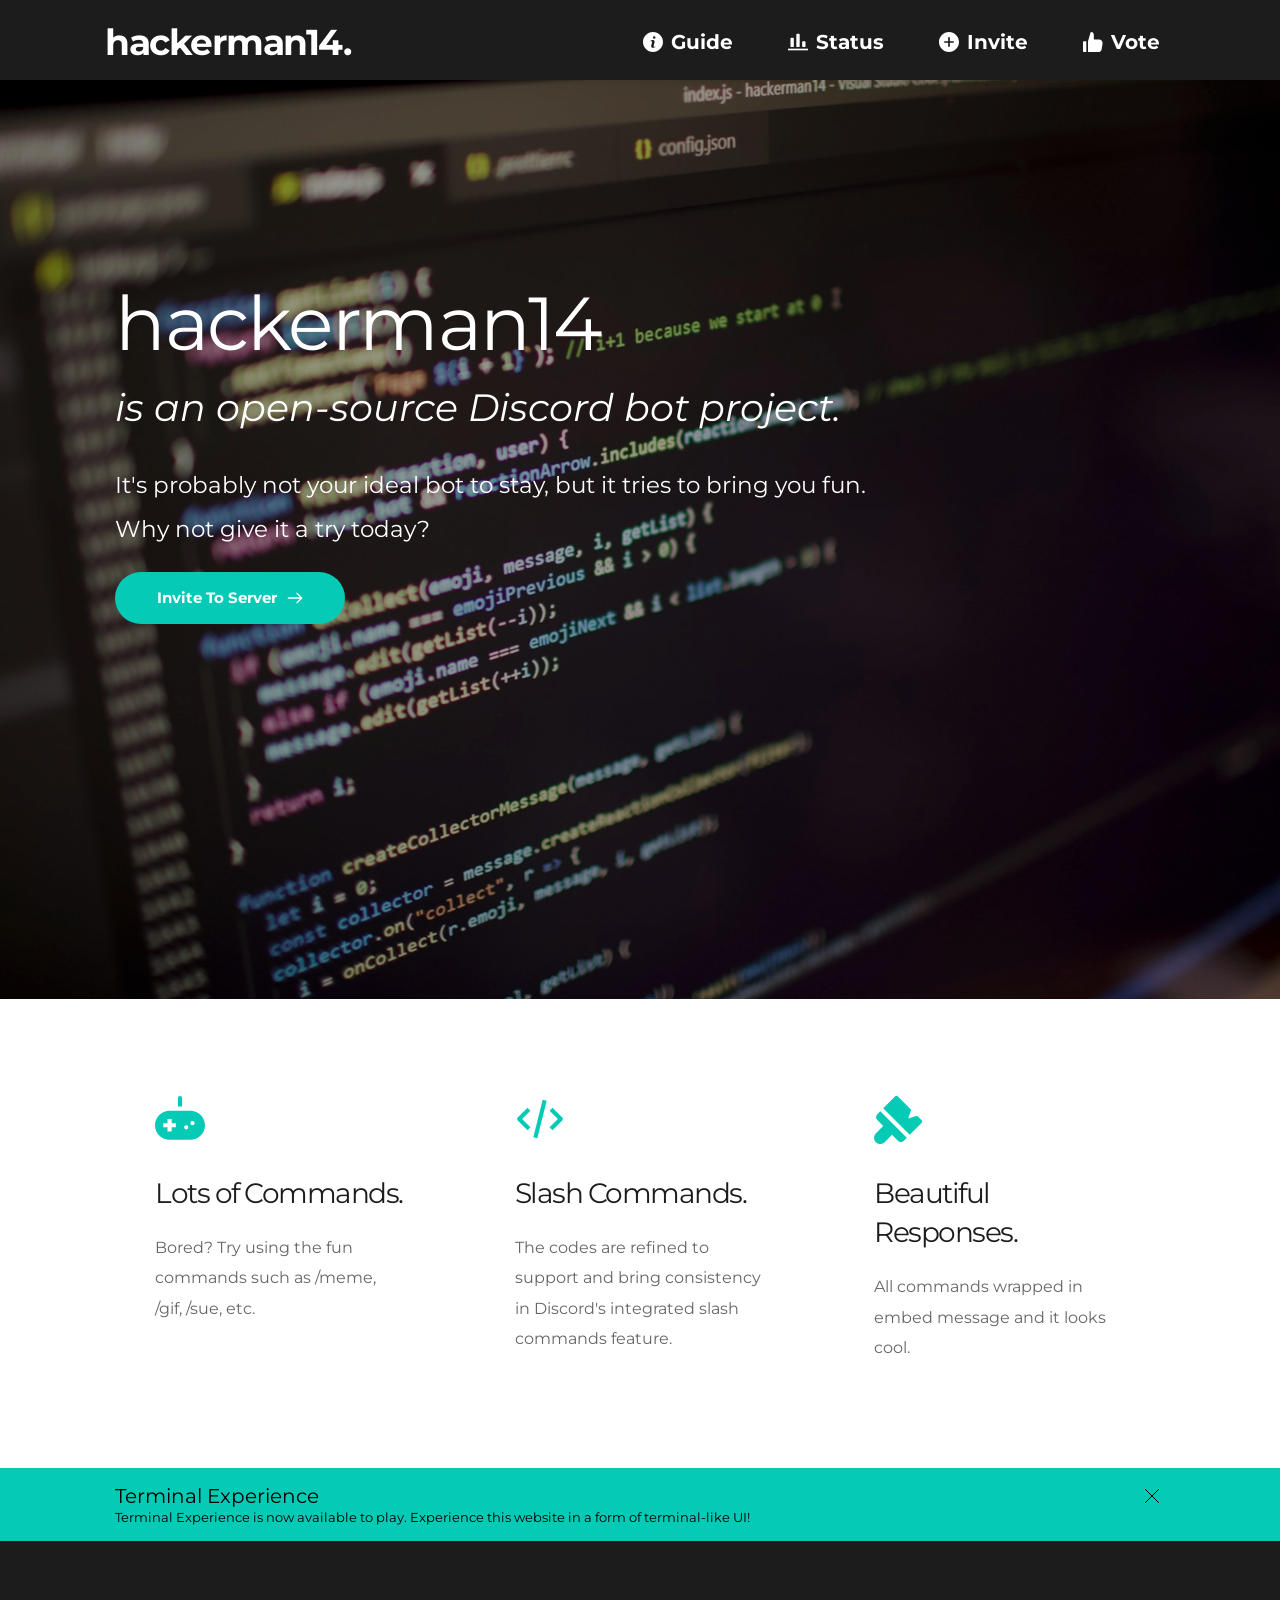
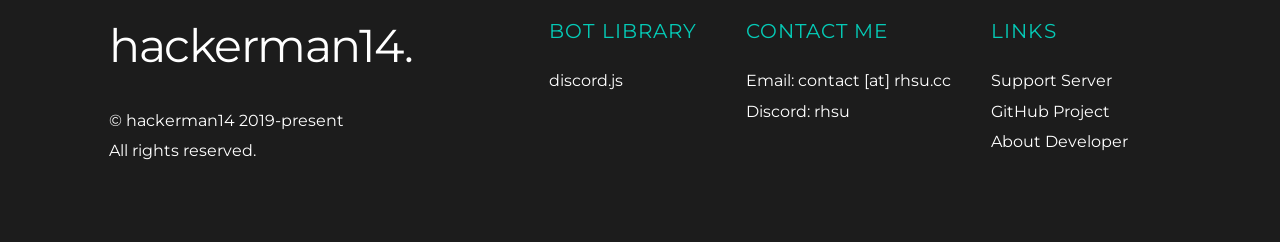
<file: index.html>
<!DOCTYPE html><html lang="en"><head><meta charset="utf-8" /><meta property="og:site_name" content="hackerman14 Bot" /><meta property="og:type" content="website" /><meta property="og:url" content="" /><meta content="summary_large_image" name="twitter:card" />

        <meta property="og:title" content="Home" />
    <meta name="twitter:title" content="Home" />

    <meta property="og:description" content="The main page of the hackerman14 DIscord Bot." />
    <meta name="twitter:description" content="The main page of the hackerman14 DIscord Bot." />

                <meta property="og:image" content="assets/img/671a1892465a5f11251a8129c8312c8c.jpg" />
        <meta property="twitter:image" content="assets/img/671a1892465a5f11251a8129c8312c8c.jpg">
    
    <title>hackerman14 Bot</title>

    <meta name="description" content="The main page of the hackerman14 DIscord Bot." />


            <link rel="apple-touch-icon-precomposed" href="https://cloud-1de12d.becdn.net/media/iW=180&iH=any/a333692f76204dddaf79dc03dae3fab8.png"/><link rel="apple-touch-icon-precomposed" href="https://cloud-1de12d.becdn.net/media/iW=256&iH=256/a333692f76204dddaf79dc03dae3fab8.png"/><link rel="canonical" href="" /><link rel="icon" href="https://cloud-1de12d.becdn.net/media/iW=32%26iH=any/16ed4a641cb945224e56a2d55d83919b.png" sizes="32x32"/><link rel="icon" href="https://cloud-1de12d.becdn.net/media/iW=192%26iH=any/16ed4a641cb945224e56a2d55d83919b.png" sizes="192x192"/><link href="https://fonts.bunny.net/css?family=Montserrat:100,100italic,200,200italic,300,300italic,regular,italic,500,500italic,600,600italic,700,700italic,800,800italic,900,900italic|Lato:100,100italic,300,300italic,regular,italic,700,700italic,900,900italic&subset=arabic,bengali,cyrillic,cyrillic-ext,devanagari,greek,greek-ext,gujarati,hebrew,khmer,korean,latin-ext,tamil,telugu,thai,vietnamese&display=swap" class="brz-link brz-link-google" type="text/css" rel="stylesheet"/><link class="brz-link brz-link-bunny-fonts-prefetch" rel="dns-prefetch" href="https://fonts.bunny.net"><link class="brz-link brz-link-bunny-fonts-preconnect" rel="preconnect" href="https://fonts.bunny.net" crossorigin><link class="brz-link brz-link-cdn-preconnect" rel="preconnect" href="https://cloud-1de12d.becdn.net" crossorigin><meta name="viewport" content="width=device-width, initial-scale=1"><link href="assets/552dc5b88ee77cb62d1add96f6342868.css" class="brz-link brz-link-preview-lib" media="print" onload="this.media='all'" data-brz-group="group-1_3" rel="stylesheet"/><link href="assets/384680b3e5d999e9d3fe8dcf377a4302.css" class="brz-link brz-link-preview-lib-pro" media="print" onload="this.media='all'" data-brz-group="group-1_2" rel="stylesheet"/><link href="assets/7bad176b866ffd3736f5d04137036730.css" class="brz-link brz-link-preview-pro" media="print" onload="this.media='all'" rel="stylesheet"/><link href="assets/7e89a418bb7f7538a687cc7951016d06.css" class="brz-link brz-link-preview" rel="stylesheet"/><style class="brz-style">.brz .brz-css-d-column-column {z-index: auto;flex: 1 1 50%;max-width: 50%;justify-content: flex-start;max-height: none;}
.brz .brz-css-d-column-column .brz-columns__scroll-effect {justify-content: flex-start;}
.brz .brz-css-d-column-column > .brz-bg {margin: 0;mix-blend-mode: normal;border-radius: 0px;}
.brz .brz-css-d-column-column > .brz-bg {border: 0px solid rgba(102,115,141,0);box-shadow: none;}
.brz .brz-css-d-column-column > .brz-bg > .brz-bg-image {background-size: cover;background-repeat: no-repeat;-webkit-mask-image: none;mask-image: none;}
.brz .brz-css-d-column-column > .brz-bg > .brz-bg-image {background-image: none;filter: none;display: block;}
.brz .brz-css-d-column-column > .brz-bg > .brz-bg-image:after {content: "";background-image: none;}
.brz .brz-css-d-column-column > .brz-bg > .brz-bg-color {-webkit-mask-image: none;mask-image: none;}
.brz .brz-css-d-column-column > .brz-bg > .brz-bg-color {background-color: rgba(0,0,0,0);background-image: none;}
.brz .brz-css-d-column-column > .brz-bg > .brz-bg-map {display: none;}
.brz .brz-css-d-column-column > .brz-bg > .brz-bg-map {filter: none;}
.brz .brz-css-d-column-column > .brz-bg > .brz-bg-video {display: none;}
.brz .brz-css-d-column-column > .brz-bg > .brz-bg-video {filter: none;}
.brz .brz-css-d-column-column > .brz-bg, .brz .brz-css-d-column-column > .brz-bg > .brz-bg-image, .brz .brz-css-d-column-column > .brz-bg > .brz-bg-color {transition-duration: .5s;transition-property: filter,box-shadow,background,border-radius,border-color;}
@media (max-width:767px) {.brz .brz-css-d-column-column {flex: 1 1 100%;max-width: 100%;}
	.brz .brz-css-d-column-column > .brz-bg {margin: 10px 0px 10px 0px;}}
.brz .brz-css-d-column-bg.brz-column__items {z-index: auto;margin: 0;border: 0px solid transparent;padding: 5px 15px 5px 15px;min-height: 100%;max-height: none;justify-content: inherit;transition-duration: .5s;transition-property: filter,box-shadow,background,border-radius,border-color;}
@media (min-width:991px) {.brz .brz-css-d-column-bg {display: flex;}}
@media (max-width:991px) and (min-width:768px) {.brz .brz-css-d-column-bg {display: flex;}}
@media (max-width:767px) {.brz .brz-css-d-column-bg.brz-column__items {margin: 10px 0px 10px 0px;padding: 0;}}
@media (max-width:767px) {.brz .brz-css-d-column-bg {display: flex;}}
.brz .brz-css-d-row-container {padding: 10px;max-width: 100%;}
@media (max-width:991px) and (min-width:768px) {.brz .brz-css-d-row-container {padding: 0;}}
@media (max-width:767px) {.brz .brz-css-d-row-container {padding: 0;}}
.brz .brz-css-d-row-row {margin: 0;z-index: auto;align-items: flex-start;}
.brz .brz-css-d-row-row > .brz-bg {border-radius: 0px;max-width: 100%;mix-blend-mode: normal;}
.brz .brz-css-d-row-row > .brz-bg {border: 0px solid rgba(102,115,141,0);box-shadow: none;}
.brz .brz-css-d-row-row > .brz-bg > .brz-bg-image {background-size: cover;background-repeat: no-repeat;-webkit-mask-image: none;mask-image: none;}
.brz .brz-css-d-row-row > .brz-bg > .brz-bg-image {background-image: none;filter: none;display: block;}
.brz .brz-css-d-row-row > .brz-bg > .brz-bg-image:after {content: "";background-image: none;}
.brz .brz-css-d-row-row > .brz-bg > .brz-bg-color {-webkit-mask-image: none;mask-image: none;}
.brz .brz-css-d-row-row > .brz-bg > .brz-bg-color {background-color: rgba(0,0,0,0);background-image: none;}
.brz .brz-css-d-row-row > .brz-bg > .brz-bg-map {display: none;}
.brz .brz-css-d-row-row > .brz-bg > .brz-bg-map {filter: none;}
.brz .brz-css-d-row-row > .brz-bg > .brz-bg-video {display: none;}
.brz .brz-css-d-row-row > .brz-bg > .brz-bg-video {filter: none;}
.brz .brz-css-d-row-row > .brz-row {border: 0px solid transparent;}
.brz .brz-css-d-row-row > .brz-row, .brz .brz-css-d-row-row > .brz-bg > .brz-bg-video, .brz .brz-css-d-row-row > .brz-bg, .brz .brz-css-d-row-row > .brz-bg > .brz-bg-image, .brz .brz-css-d-row-row > .brz-bg > .brz-bg-color {transition-duration: .5s;transition-property: filter,box-shadow,background,border-radius,border-color;}
@media (min-width:991px) {.brz .brz-css-d-row-row {min-height: auto;display: flex;}}
@media (max-width:991px) and (min-width:768px) {.brz .brz-css-d-row-row > .brz-row {flex-direction: row;flex-wrap: wrap;justify-content: flex-start;}}
@media (max-width:991px) and (min-width:768px) {.brz .brz-css-d-row-row {min-height: auto;display: flex;}}
@media (max-width:767px) {.brz .brz-css-d-row-row > .brz-row {flex-direction: row;flex-wrap: wrap;justify-content: flex-start;}}
@media (max-width:767px) {.brz .brz-css-d-row-row {min-height: auto;display: flex;}}
.brz .brz-css-d-column-animation-fadeinleft-1000-500-false {animation-name: none;animation-duration: 1000ms;animation-delay: 1000ms;animation-iteration-count: unset;}
.brz .brz-css-d-icon-icon {font-size: 48px;padding: 0px;border-radius: 0;stroke-width: 1;}
.brz .brz-css-d-icon-icon {color: rgba(var(--brz-global-color3),1);border: 0px solid rgba(35,157,219,0);box-shadow: none;background-color: rgba(189,225,244,0);background-image: none;}
.brz .brz-css-d-icon-icon .brz-icon-svg-custom {background-color: rgba(var(--brz-global-color3),1);}
.brz .brz-css-d-icon-icon, .brz .brz-css-d-icon-icon .brz-icon-svg-custom {transition-duration: .5s;transition-property: color,box-shadow,background,border,border-color;}
@media (min-width:991px) {.brz .brz-css-d-icon-icon:hover {color: rgba(var(--brz-global-color3),.8);}
	.brz .brz-css-d-icon-icon:hover .brz-icon-svg-custom {background-color: rgba(var(--brz-global-color3),.8);}}
.brz .brz-css-d-spacer {height: 50px;}
.brz .brz-css-d-column-animation-fadeinup-1000.00002-1000-false {animation-name: none;animation-duration: 1000ms;animation-delay: 1000ms;animation-iteration-count: unset;}
.brz .brz-css-d-column-animation-fadeinright-1000-1500-false {animation-name: none;animation-duration: 1000ms;animation-delay: 1000ms;animation-iteration-count: unset;}
.brz .brz-css-d-sectionitem-container {border: 0px solid transparent;}
@media (min-width:991px) {.brz .brz-css-d-sectionitem-container {max-width: calc(1 * var(--brz-section-container-max-width,1170px));}}
@media (max-width:991px) and (min-width:768px) {.brz .brz-css-d-sectionitem-container {max-width: 100%;}}
@media (max-width:767px) {.brz .brz-css-d-sectionitem-container {max-width: 100%;}}
.brz .brz-css-d-section-animation-slideinup-1000-1000-false {animation-name: none;animation-duration: 1000ms;animation-delay: 1000ms;animation-iteration-count: unset;}
.brz .brz-css-d-alert {width: 100%;border-radius: 0px;}
.brz .brz-css-d-alert {border: 0px solid rgba(0,0,0,1);background-color: rgba(26,134,242,1);box-shadow: none;padding: 15px;}
.brz .brz-css-d-alert .brz-alert-title {font-family: "Lato",sans-serif;font-size: 20px;line-height: 1.3;font-weight: 700;letter-spacing: 0px;font-variation-settings: "wght" 400,"wdth" 100,"SOFT" 0;font-style: inherit;text-decoration: inherit !important;text-transform: inherit !important;display: block;text-align: start;}
.brz .brz-css-d-alert .brz-alert-title {text-shadow: 2px 2px 4px rgba(255,0,0,0);}
.brz .brz-css-d-alert .brz-alert-description {font-family: "Lato",sans-serif;font-size: 13px;line-height: 1.3;font-weight: 400;letter-spacing: 0px;font-variation-settings: "wght" 400,"wdth" 100,"SOFT" 0;font-style: inherit;text-decoration: inherit !important;text-transform: inherit !important;display: block;display: block;text-align: start;padding-top: 0px;}
.brz .brz-css-d-alert .brz-alert-description {text-shadow: 2px 2px 4px rgba(255,0,0,0);}
.brz .brz-css-d-alert .brz-alert-close {display: block;font-size: 16px;top: 20px;inset-inline-end: 20px;border-radius: 0px;}
.brz .brz-css-d-alert .brz-alert-close {color: rgba(0,0,0,1);background-color: rgba(0,0,0,0);box-shadow: none;}
.brz .brz-css-d-alert .brz-alert-close-icon {padding: 0px;}
.brz .brz-css-d-alert, .brz .brz-css-d-alert .brz-alert-title, .brz .brz-css-d-alert .brz-alert-description, .brz .brz-css-d-alert .brz-alert-close {transition-duration: .5s;}
@media (min-width:991px) {.brz .brz-css-d-sectionheader {display: block;}}
@media (max-width:991px) and (min-width:768px) {.brz .brz-css-d-sectionheader {display: block;}}
@media (max-width:767px) {.brz .brz-css-d-sectionheader {display: block;}}
.brz .brz-css-d-sectionheaderitem {padding: 75px 0px 75px 0px;margin: 0;}
.brz .brz-css-d-sectionheaderitem > .brz-bg {border-radius: 0px;}
.brz .brz-css-d-sectionheaderitem > .brz-bg {border: 0px solid rgba(102,115,141,0);}
.brz .brz-css-d-sectionheaderitem > .brz-bg:after {box-shadow: none;}
.brz .brz-css-d-sectionheaderitem > .brz-bg > .brz-bg-image {-webkit-mask-image: none;mask-image: none;background-size: cover;background-repeat: no-repeat;}
.brz .brz-css-d-sectionheaderitem > .brz-bg > .brz-bg-image {background-image: none;filter: none;}
.brz .brz-css-d-sectionheaderitem > .brz-bg > .brz-bg-image:after {content: "";background-image: none;}
.brz .brz-css-d-sectionheaderitem > .brz-bg > .brz-bg-color {-webkit-mask-image: none;mask-image: none;}
.brz .brz-css-d-sectionheaderitem > .brz-bg > .brz-bg-color {background-color: rgba(0,0,0,0);background-image: none;}
.brz .brz-css-d-sectionheaderitem > .brz-bg > .brz-bg-shape__top {background-size: 100% 100px;height: 100px;transform: scale(1.02) rotateX(0deg) rotateY(0deg);z-index: auto;}
.brz .brz-css-d-sectionheaderitem > .brz-bg > .brz-bg-shape__top::after {background-image: none;-webkit-mask-image: none;background-size: 100% 100px;height: 100px;}
.brz .brz-css-d-sectionheaderitem > .brz-bg > .brz-bg-shape__bottom {background-size: 100% 100px;height: 100px;transform: scale(1.02) rotateX(-180deg) rotateY(-180deg);z-index: auto;}
.brz .brz-css-d-sectionheaderitem > .brz-bg > .brz-bg-shape__bottom::after {background-image: none;-webkit-mask-image: none;background-size: 100% 100px;height: 100px;}
@media (max-width:991px) and (min-width:768px) {.brz .brz-css-d-sectionheaderitem {padding: 50px 15px 50px 15px;}}
@media (max-width:767px) {.brz .brz-css-d-sectionheaderitem {padding: 25px 15px 25px 15px;}}
.brz .brz-css-d-sectionheaderitem-container {border: 0px solid transparent;}
@media (min-width:991px) {.brz .brz-css-d-sectionheaderitem-container {max-width: calc(1 * var(--brz-section-container-max-width,1170px));}}
@media (max-width:991px) and (min-width:768px) {.brz .brz-css-d-sectionheaderitem-container {max-width: 100%;}}
@media (max-width:767px) {.brz .brz-css-d-sectionheaderitem-container {max-width: 100%;}}
.brz .brz-css-d-menu-menu-container .brz-mm-menu__icon {transition-duration: .5s;transition-property: filter,color,background,border-color,box-shadow;}
@media (min-width:991px) {.brz .brz-css-d-menu-menu-container .brz-mm-menu__icon {display: none;width: 18px;}
	.brz .brz-css-d-menu-menu-container .brz-mm-menu__icon {color: rgba(51,51,51,1);}
	.brz .brz-css-d-menu-menu-container .brz-menu {display: flex;}}
@media (max-width:991px) and (min-width:768px) {.brz .brz-css-d-menu-menu-container .brz-mm-menu__icon {display: flex;width: 18px;}
	.brz .brz-css-d-menu-menu-container .brz-mm-menu__icon {color: rgba(51,51,51,1);}
	.brz .brz-css-d-menu-menu-container .brz-menu {display: none;}}
@media (max-width:767px) {.brz .brz-css-d-menu-menu-container .brz-mm-menu__icon {display: flex;width: 18px;}
	.brz .brz-css-d-menu-menu-container .brz-mm-menu__icon {color: rgba(51,51,51,1);}
	.brz .brz-css-d-menu-menu-container .brz-menu {display: none;}}
.brz .brz-css-d-menu-menu > .brz-menu__ul {font-family: var(--brz-buttonfontfamily,initial);display: flex;flex-wrap: wrap;justify-content: inherit;align-items: center;max-width: none;margin: 0px -5px 0px -5px;}
.brz .brz-css-d-menu-menu > .brz-menu__ul {color: rgba(0,0,0,1);}
.brz .brz-css-d-menu-menu > .brz-menu__ul > .brz-menu__item > .brz-a {flex-flow: row nowrap;padding: 0px 5px 0px 5px;}
.brz .brz-css-d-menu-menu > .brz-menu__ul > .brz-menu__item > .brz-a {color: rgba(0,0,0,1);background-color: rgba(255,255,255,0);}
.brz .brz-css-d-menu-menu > .brz-menu__ul > .brz-menu__item.brz-menu__item--opened > .brz-a {color: rgba(0,0,0,1);background-color: rgba(255,255,255,0);}
.brz .brz-css-d-menu-menu > .brz-menu__ul > .brz-menu__item.brz-menu__item--opened {color: rgba(0,0,0,1);background-color: transparent;border: 0px solid rgba(85,85,85,1);}
.brz .brz-css-d-menu-menu > .brz-menu__ul > .brz-menu__item.brz-menu__item--current:not(.brz-menu__item.brz-menu__item--current:active) {color: rgba(0,0,0,1);background-color: rgba(255,255,255,0);border: 0px solid rgba(85,85,85,1);}
.brz .brz-css-d-menu-menu > .brz-menu__ul > .brz-menu__item.brz-menu__item--current > .brz-a:not(.brz-a:active) {color: rgba(0,0,0,1);background-color: rgba(255,255,255,0);}
.brz .brz-css-d-menu-menu > .brz-menu__ul > .brz-menu__item > .brz-a > .brz-icon-svg {margin: 0;margin-inline-end: 15px;}
.brz .brz-css-d-menu-menu > .brz-menu__ul > .brz-menu__item > .brz-a > .brz-icon-svg.brz-icon-svg-custom {background-color: rgba(0,0,0,1);}
.brz .brz-css-d-menu-menu > .brz-menu__ul > .brz-menu__item.brz-menu__item--current > .brz-a:not(.brz-a:active) > .brz-icon-svg.brz-icon-svg-custom {background-color: rgba(0,0,0,1);}
.brz .brz-css-d-menu-menu > .brz-menu__ul > .brz-menu__item.brz-menu__item--current:not(.brz-menu__item.brz-menu__item--current:active) > .brz-icon-svg.brz-icon-svg-custom {background-color: rgba(0,0,0,1);}
.brz .brz-css-d-menu-menu > .brz-menu__ul > .brz-menu__item {border-radius: 0px;}
.brz .brz-css-d-menu-menu > .brz-menu__ul > .brz-menu__item {color: rgba(0,0,0,1);background-color: transparent;border: 0px solid rgba(85,85,85,1);}
.brz .brz-css-d-menu-menu > .brz-menu__ul > .brz-menu__item > a {border-radius: 0px;}
.brz .brz-css-d-menu-menu > .brz-menu__ul > .brz-menu__item-dropdown .brz-menu__sub-menu {font-family: var(--brz-buttonfontfamily,initial);border-radius: 0px;}
.brz .brz-css-d-menu-menu > .brz-menu__ul > .brz-menu__item-dropdown .brz-menu__sub-menu {color: rgba(255,255,255,1);background-color: rgba(51,51,51,1);box-shadow: none;}
.brz .brz-css-d-menu-menu > .brz-menu__ul > .brz-menu__item-dropdown .brz-menu__sub-menu .brz-menu__item > .brz-a {flex-flow: row nowrap;}
.brz .brz-css-d-menu-menu > .brz-menu__ul > .brz-menu__item-dropdown .brz-menu__sub-menu .brz-a:hover {color: rgba(255,255,255,1);}
.brz .brz-css-d-menu-menu > .brz-menu__ul > .brz-menu__item-dropdown .brz-menu__sub-menu .brz-a > .brz-icon-svg {margin: 0;margin-inline-end: 15px;font-size: 12px;}
.brz .brz-css-d-menu-menu > .brz-menu__ul > .brz-menu__item-dropdown .brz-menu__sub-menu > .brz-menu__item.brz-menu__item--current > .brz-a {color: rgba(255,255,255,1);}
.brz .brz-css-d-menu-menu > .brz-menu__ul > .brz-menu__item-dropdown .brz-menu__sub-menu > .brz-menu__item.brz-menu__item--current {background-color: rgba(51,51,51,1);}
.brz .brz-css-d-menu-menu > .brz-menu__ul > .brz-menu__item-dropdown .brz-menu__sub-menu > .brz-menu__item.brz-menu__item--current:hover {background-color: rgba(51,51,51,1);}
.brz .brz-css-d-menu-menu > .brz-menu__ul > .brz-menu__item-dropdown > .brz-menu__item--current .brz-menu__sub-menu {box-shadow: none;}
.brz .brz-css-d-menu-menu > .brz-menu__ul > .brz-menu__item-dropdown .brz-menu__sub-menu > .brz-menu__item > .brz-a > .brz-icon-svg.brz-icon-svg-custom {background-color: rgba(255,255,255,1);}
.brz .brz-css-d-menu-menu > .brz-menu__ul > .brz-menu__item-dropdown .brz-menu__sub-menu > .brz-menu__item:not(.brz-menu__item.brz-menu__item--current) > .brz-a > .brz-icon-svg.brz-icon-svg-custom {background-color: rgba(255,255,255,1);}
.brz .brz-css-d-menu-menu > .brz-menu__ul > .brz-menu__item-dropdown .brz-menu__sub-menu > .brz-menu__item.brz-menu__item--current > .brz-a > .brz-icon-svg.brz-icon-svg-custom {background-color: rgba(255,255,255,1);}
.brz .brz-css-d-menu-menu > .brz-menu__ul > .brz-menu__item-dropdown .brz-menu__item {background-color: rgba(51,51,51,1);color: rgba(255,255,255,1);}
.brz .brz-css-d-menu-menu > .brz-menu__ul > .brz-menu__item-dropdown .brz-menu__sub-menu .brz-menu__item-dropdown .brz-a:hover:after {border-color: rgba(255,255,255,1);}
.brz .brz-css-d-menu-menu > .brz-menu__ul > .brz-menu__item-dropdown .brz-menu__sub-menu > .brz-menu__item {border-bottom: 1px solid rgba(85,85,85,1);}
.brz .brz-css-d-menu-menu .brz-menu__item-dropdown .brz-menu__item, .brz .brz-css-d-menu-menu .brz-menu__sub-menu .brz-menu__item-dropdown .brz-a:after, .brz .brz-css-d-menu-menu .brz-menu__sub-menu > .brz-menu__item.brz-menu__item--current > .brz-a > .brz-icon-svg.brz-icon-svg-custom, .brz .brz-css-d-menu-menu .brz-menu__sub-menu > .brz-menu__item:not(.brz-menu__item.brz-menu__item--current) > .brz-a > .brz-icon-svg.brz-icon-svg-custom, .brz .brz-css-d-menu-menu .brz-menu__sub-menu > .brz-menu__item > .brz-a > .brz-icon-svg.brz-icon-svg-custom, .brz .brz-css-d-menu-menu .brz-menu__item--current .brz-menu__sub-menu, .brz .brz-css-d-menu-menu .brz-menu__sub-menu > .brz-menu__item.brz-menu__item--current, .brz .brz-css-d-menu-menu .brz-menu__ul, .brz .brz-css-d-menu-menu .brz-menu__ul > .brz-menu__item > .brz-a, .brz .brz-css-d-menu-menu .brz-menu__ul > .brz-menu__item.brz-menu__item--opened > .brz-a, .brz .brz-css-d-menu-menu .brz-menu__ul > .brz-menu__item.brz-menu__item--opened, .brz .brz-css-d-menu-menu .brz-menu__ul > .brz-menu__item.brz-menu__item--current:not(.brz-menu__item.brz-menu__item--current:active), .brz .brz-css-d-menu-menu .brz-menu__ul > .brz-menu__item.brz-menu__item--current > .brz-a:not(.brz-a:active), .brz .brz-css-d-menu-menu .brz-menu__ul > .brz-menu__item > .brz-a > .brz-icon-svg.brz-icon-svg-custom, .brz .brz-css-d-menu-menu .brz-menu__ul > .brz-menu__item.brz-menu__item--current > .brz-a:not(.brz-a:active) > .brz-icon-svg.brz-icon-svg-custom, .brz .brz-css-d-menu-menu .brz-menu__ul > .brz-menu__item.brz-menu__item--current:not(.brz-menu__item.brz-menu__item--current:active) > .brz-icon-svg.brz-icon-svg-custom, .brz .brz-css-d-menu-menu .brz-menu__ul > .brz-menu__item, .brz .brz-css-d-menu-menu .brz-menu__sub-menu, .brz .brz-css-d-menu-menu:hover .brz-menu__sub-menu .brz-a, .brz .brz-css-d-menu-menu .brz-menu__sub-menu > .brz-menu__item.brz-menu__item--current > .brz-a, .brz .brz-css-d-menu-menu .brz-menu__sub-menu > .brz-menu__item.brz-menu__item--current {transition-duration: .5s;transition-property: filter,color,background,border-color,box-shadow;}
@media (min-width:991px) {.brz .brz-css-d-menu-menu > .brz-menu__ul {font-size: var(--brz-buttonfontsize,initial);font-weight: var(--brz-buttonfontweight,initial);font-weight: var(--brz-buttonbold,initial);line-height: var(--brz-buttonlineheight,initial);letter-spacing: var(--brz-buttonletterspacing,initial);font-variation-settings: var(--brz-buttonfontvariation,initial);font-style: var(--brz-buttonitalic,initial);text-decoration: var(--brz-buttontextdecoration,initial) !important;text-transform: var(--brz-buttontexttransform,initial) !important;}
	.brz .brz-css-d-menu-menu > .brz-menu__ul > .brz-menu__item > .brz-a > .brz-icon-svg {font-size: 12px;}
	.brz .brz-css-d-menu-menu > .brz-menu__ul > .brz-menu__item {padding-top: 0px;padding-bottom: 0px;margin-right: 5px;margin-left: 5px;}
	.brz .brz-css-d-menu-menu > .brz-menu__ul > .brz-menu__item-dropdown .brz-menu__sub-menu {font-size: var(--brz-buttonfontsize,initial);font-weight: var(--brz-buttonfontweight,initial);font-weight: var(--brz-buttonbold,initial);line-height: var(--brz-buttonlineheight,initial);letter-spacing: var(--brz-buttonletterspacing,initial);font-variation-settings: var(--brz-buttonfontvariation,initial);font-style: var(--brz-buttonitalic,initial);text-decoration: var(--brz-buttontextdecoration,initial) !important;text-transform: var(--brz-buttontexttransform,initial) !important;position: absolute;top: 0;width: 305px;}
	.brz .brz-css-d-menu-menu > .brz-menu__ul > .brz-menu__item-dropdown [data-popper-placement='left-start'] {inset-inline-end: calc(100% + 5px);}
	.brz .brz-css-d-menu-menu > .brz-menu__ul > .brz-menu__item-dropdown [data-popper-placement='right-start'] {inset-inline-start: calc(100% + 5px);}
	.brz .brz-css-d-menu-menu > .brz-menu__ul > .brz-menu__item-dropdown > .brz-menu__sub-menu {top: calc(100% + 5px);width: 300px;}
	.brz .brz-css-d-menu-menu > .brz-menu__ul > .brz-menu__item-dropdown > [data-popper-placement='left-start'] {right: 0;}
	.brz .brz-css-d-menu-menu > .brz-menu__ul > .brz-menu__item-dropdown > [data-popper-placement='right-start'] {inset-inline-start: 0;}
	.brz .brz-css-d-menu-menu > .brz-menu__ul > .brz-menu__item-mega-menu .brz-mega-menu__dropdown {display: none;}}
@media (max-width:991px) and (min-width:768px) {.brz .brz-css-d-menu-menu > .brz-menu__ul {font-size: var(--brz-buttontabletfontsize,initial);font-weight: var(--brz-buttontabletfontweight,initial);font-weight: var(--brz-buttontabletbold,initial);line-height: var(--brz-buttontabletlineheight,initial);letter-spacing: var(--brz-buttontabletletterspacing,initial);font-variation-settings: var(--brz-buttontabletfontvariation,initial);font-style: var(--brz-buttontabletitalic,initial);text-decoration: var(--brz-buttontablettextdecoration,initial) !important;text-transform: var(--brz-buttontablettexttransform,initial) !important;}
	.brz .brz-css-d-menu-menu > .brz-menu__ul > .brz-menu__item > .brz-a > .brz-icon-svg {font-size: 12px;}
	.brz .brz-css-d-menu-menu > .brz-menu__ul > .brz-menu__item {padding-top: 0px;padding-bottom: 0px;margin-right: 5px;margin-left: 5px;}
	.brz .brz-css-d-menu-menu > .brz-menu__ul > .brz-menu__item-dropdown .brz-menu__sub-menu {font-size: var(--brz-buttontabletfontsize,initial);font-weight: var(--brz-buttontabletfontweight,initial);font-weight: var(--brz-buttontabletbold,initial);line-height: var(--brz-buttontabletlineheight,initial);letter-spacing: var(--brz-buttontabletletterspacing,initial);font-variation-settings: var(--brz-buttontabletfontvariation,initial);font-style: var(--brz-buttontabletitalic,initial);text-decoration: var(--brz-buttontablettextdecoration,initial) !important;text-transform: var(--brz-buttontablettexttransform,initial) !important;position: absolute;top: 0;width: 305px;}
	.brz .brz-css-d-menu-menu > .brz-menu__ul > .brz-menu__item-dropdown > .brz-menu__sub-menu {top: calc(100% + 5px);width: 300px;}
	.brz .brz-css-d-menu-menu > .brz-menu__ul > .brz-menu__item-dropdown > [data-popper-placement='left-start'] {right: 0;}
	.brz .brz-css-d-menu-menu > .brz-menu__ul > .brz-menu__item-dropdown > [data-popper-placement='right-start'] {inset-inline-start: 0;}
	.brz .brz-css-d-menu-menu > .brz-menu__ul > .brz-menu__item-dropdown .brz-menu__sub-menu .brz-menu__item-dropdown > .brz-a:after {border-right-style: solid;border-left-style: none;}
	.brz .brz-css-d-menu-menu > .brz-menu__ul > .brz-menu__item-dropdown .brz-menu__sub-menu .brz-menu__item-dropdown .brz-menu__sub-menu {position: relative;top: auto;inset-inline-start: auto;transform: translate(0,0);height: 0;overflow: hidden;}
	.brz .brz-css-d-menu-menu > .brz-menu__ul > .brz-menu__item-dropdown .brz-menu__sub-menu .brz-menu__item--opened > .brz-menu__sub-menu {height: auto;width: 100%;left: auto;right: auto;}
	.brz .brz-css-d-menu-menu.brz-menu__preview > .brz-menu__ul > .brz-menu__item-dropdown .brz-menu__sub-menu .brz-menu__item > .brz-menu__sub-menu {height: auto;width: 100%;left: auto;right: auto;}
	.brz .brz-css-d-menu-menu > .brz-menu__ul > .brz-menu__item-mega-menu .brz-mega-menu__dropdown {display: none;}}
@media (max-width:767px) {.brz .brz-css-d-menu-menu > .brz-menu__ul {font-size: var(--brz-buttonmobilefontsize,initial);font-weight: var(--brz-buttonmobilefontweight,initial);font-weight: var(--brz-buttonmobilebold,initial);line-height: var(--brz-buttonmobilelineheight,initial);letter-spacing: var(--brz-buttonmobileletterspacing,initial);font-variation-settings: var(--brz-buttonmobilefontvariation,initial);font-style: var(--brz-buttonmobileitalic,initial);text-decoration: var(--brz-buttonmobiletextdecoration,initial) !important;text-transform: var(--brz-buttonmobiletexttransform,initial) !important;}
	.brz .brz-css-d-menu-menu > .brz-menu__ul > .brz-menu__item > .brz-a > .brz-icon-svg {font-size: 12px;}
	.brz .brz-css-d-menu-menu > .brz-menu__ul > .brz-menu__item {padding-top: 0px;padding-bottom: 0px;margin-right: 5px;margin-left: 5px;}
	.brz .brz-css-d-menu-menu > .brz-menu__ul > .brz-menu__item-dropdown .brz-menu__sub-menu {font-size: var(--brz-buttonmobilefontsize,initial);font-weight: var(--brz-buttonmobilefontweight,initial);font-weight: var(--brz-buttonmobilebold,initial);line-height: var(--brz-buttonmobilelineheight,initial);letter-spacing: var(--brz-buttonmobileletterspacing,initial);font-variation-settings: var(--brz-buttonmobilefontvariation,initial);font-style: var(--brz-buttonmobileitalic,initial);text-decoration: var(--brz-buttonmobiletextdecoration,initial) !important;text-transform: var(--brz-buttonmobiletexttransform,initial) !important;position: absolute;top: 0;width: 305px;}
	.brz .brz-css-d-menu-menu > .brz-menu__ul > .brz-menu__item-dropdown > .brz-menu__sub-menu {top: calc(100% + 5px);width: 300px;}
	.brz .brz-css-d-menu-menu > .brz-menu__ul > .brz-menu__item-dropdown > [data-popper-placement='left-start'] {right: 0;}
	.brz .brz-css-d-menu-menu > .brz-menu__ul > .brz-menu__item-dropdown > [data-popper-placement='right-start'] {inset-inline-start: 0;}
	.brz .brz-css-d-menu-menu > .brz-menu__ul > .brz-menu__item-dropdown .brz-menu__sub-menu .brz-menu__item-dropdown > .brz-a:after {border-right-style: solid;border-left-style: none;}
	.brz .brz-css-d-menu-menu > .brz-menu__ul > .brz-menu__item-dropdown .brz-menu__sub-menu .brz-menu__item-dropdown .brz-menu__sub-menu {position: relative;top: auto;inset-inline-start: auto;transform: translate(0,0);height: 0;overflow: hidden;}
	.brz .brz-css-d-menu-menu > .brz-menu__ul > .brz-menu__item-dropdown .brz-menu__sub-menu .brz-menu__item--opened > .brz-menu__sub-menu {height: auto;width: 100%;left: auto;right: auto;}
	.brz .brz-css-d-menu-menu.brz-menu__preview > .brz-menu__ul > .brz-menu__item-dropdown .brz-menu__sub-menu .brz-menu__item > .brz-menu__sub-menu {height: auto;width: 100%;left: auto;right: auto;}
	.brz .brz-css-d-menu-menu > .brz-menu__ul > .brz-menu__item-mega-menu .brz-mega-menu__dropdown {display: block;}}
.brz .brz-css-d-menu-mmenu .brz-mm-navbar .brz-mm-close {font-size: 16px;margin: 0;padding: 10px 15px 10px 10px;}
.brz .brz-css-d-menu-mmenu .brz-mm-navbar .brz-mm-close {color: rgba(255,255,255,1);background-color: #333;}
.brz .brz-css-d-menu-mmenu .brz-menu__item {font-family: var(--brz-buttonfontfamily,initial);}
.brz .brz-css-d-menu-mmenu .brz-menu__item {color: rgba(255,255,255,1);border-color: rgba(85,85,85,1);}
.brz nav.brz-mm-menu.brz-css-d-menu-mmenu {background-color: rgba(51,51,51,.8);}
.brz .brz-css-d-menu-mmenu.brz-mm-menu .brz-menu__item .brz-mm-listitem__text {padding: 10px 20px 10px 20px;flex-flow: row nowrap;}
.brz .brz-css-d-menu-mmenu .brz-menu__item:hover > .brz-mm-listitem__text {color: rgba(255,255,255,1);}
.brz .brz-css-d-menu-mmenu .brz-menu__item .brz-mm-menu__item__icon.brz-icon-svg-custom {background-color: rgba(255,255,255,1);}
.brz .brz-css-d-menu-mmenu .brz-mm-navbar {color: rgba(255,255,255,1);}
.brz .brz-css-d-menu-mmenu .brz-menu__item.brz-mm-listitem_opened {color: rgba(255,255,255,1);}
.brz .brz-css-d-menu-mmenu.brz-mm-menu.brz-mm-menu_theme-dark.brz-mm-menu_opened .brz-mm-panels {background-image: none;}
.brz .brz-css-d-menu-mmenu.brz-mm-menu.brz-mm-menu_theme-dark .brz-mm-panels, .brz .brz-css-d-menu-mmenu .brz-mm-panels > .brz-mm-panel:before {background-image: none;background-color: rgba(51,51,51,.8);}
.brz .brz-css-d-menu-mmenu.brz-mm-menu.brz-mm-menu_theme-dark .brz-mm-panels, .brz .brz-css-d-menu-mmenu .brz-mm-panels > .brz-mm-panel {background-color: rgba(51,51,51,.8);}
.brz .brz-css-d-menu-mmenu .brz-mm-panels > .brz-mm-panel {background-image: none;background-color: rgba(51,51,51,.8);}
.brz .brz-css-d-menu-mmenu.brz-mm-menu.brz-mm-menu_theme-dark .brz-mm-navbar.brz-mm-listitem .brz-mm-listitem_opened > .brz-mm-listitem__text:after {border-color: rgba(85,85,85,1);}
.brz .brz-css-d-menu-mmenu .brz-mm-listitem {border-color: rgba(85,85,85,1);}
.brz .brz-css-d-menu-mmenu  .brz-menu__item.brz-menu__item--current:not(.brz-menu__item.brz-menu__item--current:active) {color: rgba(255,255,255,1);}
.brz .brz-css-d-menu-mmenu .brz-menu__item.brz-menu__item--current:not(brz-menu__item.brz-menu__item--current:active):hover > .brz-mm-listitem__text {color: rgba(255,255,255,1);}
.brz .brz-css-d-menu-mmenu  .brz-menu__item.brz-menu__item--current:not(brz-menu__item.brz-menu__item--current:active) > .brz-mm-listitem__text > .brz-icon-svg.brz-icon-svg-custom {background-color: rgba(255,255,255,1);}
.brz .brz-css-d-menu-mmenu .brz-mm-listitem, .brz .brz-css-d-menu-mmenu.brz-mm-menu.brz-mm-menu_theme-dark .brz-mm-navbar.brz-mm-listitem .brz-mm-listitem_opened > .brz-mm-listitem__text:after, .brz .brz-css-d-menu-mmenu .brz-menu__item, .brz .brz-css-d-menu-mmenu.brz-mm-menu.brz-mm-menu_theme-dark .brz-mm-panels, .brz .brz-css-d-menu-mmenu .brz-mm-panels > .brz-mm-panel, .brz .brz-css-d-menu-mmenu.brz-mm-menu.brz-mm-menu_theme-dark .brz-mm-panels, .brz .brz-css-d-menu-mmenu .brz-mm-panels > .brz-mm-panel:before, .brz .brz-css-d-menu-mmenu .brz-menu__item.brz-mm-listitem_opened, .brz .brz-css-d-menu-mmenu .brz-mm-navbar, .brz nav.brz-mm-menu.brz-css-d-menu-mmenu, .brz .brz-css-d-menu-mmenu .brz-menu__item > .brz-mm-listitem__text, .brz .brz-css-d-menu-mmenu .brz-menu__item .brz-mm-menu__item__icon.brz-icon-svg-custom {transition-duration: .5s;transition-property: filter,color,background,border-color,box-shadow;}
@media (min-width:991px) {.brz .brz-css-d-menu-mmenu .brz-mm-navbar .brz-mm-close {transition-duration: .3s;}
	.brz .brz-css-d-menu-mmenu .brz-menu__item {font-size: var(--brz-buttonfontsize,initial);font-weight: var(--brz-buttonfontweight,initial);font-weight: var(--brz-buttonbold,initial);line-height: var(--brz-buttonlineheight,initial);letter-spacing: var(--brz-buttonletterspacing,initial);font-variation-settings: var(--brz-buttonfontvariation,initial);font-style: var(--brz-buttonitalic,initial);text-decoration: var(--brz-buttontextdecoration,initial) !important;text-transform: var(--brz-buttontexttransform,initial) !important;}
	.brz .brz-css-d-menu-mmenu .brz-menu__item .brz-a {justify-content: flex-start;text-align: start;}
	.brz .brz-css-d-menu-mmenu .brz-mm-menu__item__icon {margin: 0 15px 0 0;font-size: 12px;}
	.brz .brz-css-d-menu-mmenu .brz-mm-navbar {font-family: var(--brz-buttonfontfamily,initial);font-size: var(--brz-buttonfontsize,initial);font-weight: var(--brz-buttonfontweight,initial);font-weight: var(--brz-buttonbold,initial);line-height: var(--brz-buttonlineheight,initial);letter-spacing: var(--brz-buttonletterspacing,initial);font-variation-settings: var(--brz-buttonfontvariation,initial);font-style: var(--brz-buttonitalic,initial);text-decoration: var(--brz-buttontextdecoration,initial) !important;text-transform: var(--brz-buttontexttransform,initial) !important;border-color: rgba(85,85,85,1);}
	.brz .brz-css-d-menu-mmenu.brz-mm-menu .brz-mm-listitem_vertical .brz-mm-btn_next {height: calc(var(--brz-buttonlineheight,initial) * var(--brz-buttonfontsize,initial) + 10px + 10px);padding-right: 20px;}}
@media (max-width:991px) and (min-width:768px) {.brz .brz-css-d-menu-mmenu .brz-mm-navbar .brz-mm-close {transition-duration: .3s;}
	.brz .brz-css-d-menu-mmenu .brz-menu__item {font-size: var(--brz-buttontabletfontsize,initial);font-weight: var(--brz-buttontabletfontweight,initial);font-weight: var(--brz-buttontabletbold,initial);line-height: var(--brz-buttontabletlineheight,initial);letter-spacing: var(--brz-buttontabletletterspacing,initial);font-variation-settings: var(--brz-buttontabletfontvariation,initial);font-style: var(--brz-buttontabletitalic,initial);text-decoration: var(--brz-buttontablettextdecoration,initial) !important;text-transform: var(--brz-buttontablettexttransform,initial) !important;}
	.brz .brz-css-d-menu-mmenu .brz-menu__item .brz-a {justify-content: flex-start;text-align: start;}
	.brz .brz-css-d-menu-mmenu .brz-mm-menu__item__icon {margin: 0 15px 0 0;font-size: 12px;}
	.brz .brz-css-d-menu-mmenu .brz-mm-navbar {font-family: var(--brz-buttonfontfamily,initial);font-size: var(--brz-buttontabletfontsize,initial);font-weight: var(--brz-buttontabletfontweight,initial);font-weight: var(--brz-buttontabletbold,initial);line-height: var(--brz-buttontabletlineheight,initial);letter-spacing: var(--brz-buttontabletletterspacing,initial);font-variation-settings: var(--brz-buttontabletfontvariation,initial);font-style: var(--brz-buttontabletitalic,initial);text-decoration: var(--brz-buttontablettextdecoration,initial) !important;text-transform: var(--brz-buttontablettexttransform,initial) !important;border-color: rgba(85,85,85,1);}
	.brz .brz-css-d-menu-mmenu.brz-mm-menu .brz-mm-listitem_vertical .brz-mm-btn_next {height: calc(var(--brz-buttontabletlineheight,initial) * var(--brz-buttontabletfontsize,initial) + 10px + 10px);padding-right: 20px;}}
@media (max-width:767px) {.brz .brz-css-d-menu-mmenu .brz-mm-navbar .brz-mm-close {transition-duration: .3s;}
	.brz .brz-css-d-menu-mmenu .brz-menu__item {font-size: var(--brz-buttonmobilefontsize,initial);font-weight: var(--brz-buttonmobilefontweight,initial);font-weight: var(--brz-buttonmobilebold,initial);line-height: var(--brz-buttonmobilelineheight,initial);letter-spacing: var(--brz-buttonmobileletterspacing,initial);font-variation-settings: var(--brz-buttonmobilefontvariation,initial);font-style: var(--brz-buttonmobileitalic,initial);text-decoration: var(--brz-buttonmobiletextdecoration,initial) !important;text-transform: var(--brz-buttonmobiletexttransform,initial) !important;}
	.brz .brz-css-d-menu-mmenu .brz-menu__item .brz-a {justify-content: flex-start;text-align: start;}
	.brz .brz-css-d-menu-mmenu .brz-mm-menu__item__icon {margin: 0 15px 0 0;font-size: 12px;}
	.brz .brz-css-d-menu-mmenu .brz-mm-navbar {font-family: var(--brz-buttonfontfamily,initial);font-size: var(--brz-buttonmobilefontsize,initial);font-weight: var(--brz-buttonmobilefontweight,initial);font-weight: var(--brz-buttonmobilebold,initial);line-height: var(--brz-buttonmobilelineheight,initial);letter-spacing: var(--brz-buttonmobileletterspacing,initial);font-variation-settings: var(--brz-buttonmobilefontvariation,initial);font-style: var(--brz-buttonmobileitalic,initial);text-decoration: var(--brz-buttonmobiletextdecoration,initial) !important;text-transform: var(--brz-buttonmobiletexttransform,initial) !important;border-color: rgba(85,85,85,1);}
	.brz .brz-css-d-menu-mmenu.brz-mm-menu .brz-mm-listitem_vertical .brz-mm-btn_next {height: calc(var(--brz-buttonmobilelineheight,initial) * var(--brz-buttonmobilefontsize,initial) + 10px + 10px);padding-right: 20px;}}
.brz .brz-css-d-sectionfooter-section {padding: 75px 0px 75px 0px;min-height: auto;margin: 0;z-index: auto;}
.brz .brz-css-d-sectionfooter-section {display: flex;}
.brz .brz-css-d-sectionfooter-section > .brz-bg {border-radius: 0px;}
.brz .brz-css-d-sectionfooter-section > .brz-bg {border: 0px solid rgba(102,115,141,0);}
.brz .brz-css-d-sectionfooter-section > .brz-bg:after {box-shadow: none;}
.brz .brz-css-d-sectionfooter-section > .brz-bg > .brz-bg-image {-webkit-mask-image: none;mask-image: none;background-size: cover;background-repeat: no-repeat;}
.brz .brz-css-d-sectionfooter-section > .brz-bg > .brz-bg-image {background-image: none;filter: none;display: block;}
.brz .brz-css-d-sectionfooter-section > .brz-bg > .brz-bg-image:after {content: "";background-image: none;}
.brz .brz-css-d-sectionfooter-section > .brz-bg > .brz-bg-color {-webkit-mask-image: none;mask-image: none;}
.brz .brz-css-d-sectionfooter-section > .brz-bg > .brz-bg-color {background-color: rgba(0,0,0,0);background-image: none;}
.brz .brz-css-d-sectionfooter-section > .brz-bg > .brz-bg-shape__top {background-size: 100% 100px;height: 100px;transform: scale(1.02) rotateX(0deg) rotateY(0deg);z-index: auto;}
.brz .brz-css-d-sectionfooter-section > .brz-bg > .brz-bg-shape__top::after {background-image: none;-webkit-mask-image: none;background-size: 100% 100px;height: 100px;}
.brz .brz-css-d-sectionfooter-section > .brz-bg > .brz-bg-shape__bottom {background-size: 100% 100px;height: 100px;transform: scale(1.02) rotateX(-180deg) rotateY(-180deg);z-index: auto;}
.brz .brz-css-d-sectionfooter-section > .brz-bg > .brz-bg-shape__bottom::after {background-image: none;-webkit-mask-image: none;background-size: 100% 100px;height: 100px;}
.brz .brz-css-d-sectionfooter-section .brz-container {justify-content: center;}
@media (max-width:991px) and (min-width:768px) {.brz .brz-css-d-sectionfooter-section {padding: 25px 15px 25px 15px;}}
@media (max-width:767px) {.brz .brz-css-d-sectionfooter-section {padding: 25px 15px 25px 15px;}}
.brz .brz-css-d-sectionfooter-container {border: 0px solid transparent;}
@media (min-width:991px) {.brz .brz-css-d-sectionfooter-container {max-width: calc(1 * var(--brz-section-container-max-width,1170px));}}
@media (max-width:991px) and (min-width:768px) {.brz .brz-css-d-sectionfooter-container {max-width: 100%;}}
@media (max-width:767px) {.brz .brz-css-d-sectionfooter-container {max-width: 100%;}}
.brz .brz-css-d-sectionitem-bg {padding: 75px 0px 75px 0px;}
.brz .brz-css-d-sectionitem-bg > .brz-bg {border-radius: 0px;mix-blend-mode: normal;}
.brz .brz-css-d-sectionitem-bg > .brz-bg {border: 0px solid rgba(102,115,141,0);}
.brz .brz-css-d-sectionitem-bg > .brz-bg > .brz-bg-image {background-size: cover;background-repeat: no-repeat;-webkit-mask-image: none;mask-image: none;}
.brz .brz-css-d-sectionitem-bg > .brz-bg > .brz-bg-image {background-image: none;filter: none;display: block;}
.brz .brz-css-d-sectionitem-bg > .brz-bg > .brz-bg-image:after {content: "";background-image: none;}
.brz .brz-css-d-sectionitem-bg > .brz-bg > .brz-bg-color {-webkit-mask-image: none;mask-image: none;}
.brz .brz-css-d-sectionitem-bg > .brz-bg > .brz-bg-color {background-color: rgba(0,0,0,0);background-image: none;}
.brz .brz-css-d-sectionitem-bg > .brz-bg > .brz-bg-map {display: none;}
.brz .brz-css-d-sectionitem-bg > .brz-bg > .brz-bg-map {filter: none;}
.brz .brz-css-d-sectionitem-bg > .brz-bg > .brz-bg-video {display: none;}
.brz .brz-css-d-sectionitem-bg > .brz-bg > .brz-bg-video {filter: none;}
.brz .brz-css-d-sectionitem-bg > .brz-bg > .brz-bg-shape__top {background-size: 100% 100px;height: 100px;transform: scale(1.02) rotateX(0deg) rotateY(0deg);z-index: auto;}
.brz .brz-css-d-sectionitem-bg > .brz-bg > .brz-bg-shape__top::after {background-image: none;-webkit-mask-image: none;background-size: 100% 100px;height: 100px;}
.brz .brz-css-d-sectionitem-bg > .brz-bg > .brz-bg-shape__bottom {background-size: 100% 100px;height: 100px;transform: scale(1.02) rotateX(-180deg) rotateY(-180deg);z-index: auto;}
.brz .brz-css-d-sectionitem-bg > .brz-bg > .brz-bg-shape__bottom::after {background-image: none;-webkit-mask-image: none;background-size: 100% 100px;height: 100px;}
.brz .brz-css-d-sectionitem-bg > .brz-bg > .brz-bg-slideshow  .brz-bg-slideshow-item {display: none;background-position: 50% 50%;}
.brz .brz-css-d-sectionitem-bg > .brz-bg > .brz-bg-slideshow  .brz-bg-slideshow-item {filter: none;}
.brz .brz-css-d-sectionitem-bg > .brz-bg, .brz .brz-css-d-sectionitem-bg > .brz-bg > .brz-bg-image, .brz .brz-css-d-sectionitem-bg > .brz-bg > .brz-bg-map, .brz .brz-css-d-sectionitem-bg > .brz-bg > .brz-bg-color, .brz .brz-css-d-sectionitem-bg > .brz-bg > .brz-bg-video {transition-duration: .5s;transition-property: filter,box-shadow,background,border-radius,border-color;}
@media (min-width:991px) {.brz .brz-css-d-sectionitem-bg > .brz-bg > .brz-bg-image {background-attachment: scroll;}}
@media (max-width:991px) and (min-width:768px) {.brz .brz-css-d-sectionitem-bg {padding: 50px 15px 50px 15px;}}
@media (max-width:767px) {.brz .brz-css-d-sectionitem-bg {padding: 25px 15px 25px 15px;}}
.brz .brz-css-d-section {z-index: auto;margin: 0;}
.brz .brz-css-d-section.brz-section .brz-section__content {min-height: auto;display: flex;}
.brz .brz-css-d-section .brz-container {justify-content: center;}
.brz .brz-css-d-section > .slick-slider > .brz-slick-slider__dots {color: rgba(0,0,0,1);}
.brz .brz-css-d-section > .slick-slider > .brz-slick-slider__arrow {color: rgba(0,0,0,.7);}
.brz .brz-css-d-section > .slick-slider > .brz-slick-slider__dots > .brz-slick-slider__pause {color: rgba(0,0,0,1);}
@media (min-width:991px) {.brz .brz-css-d-section {display: block;}}
@media (max-width:991px) and (min-width:768px) {.brz .brz-css-d-section {display: block;}}
@media (max-width:767px) {.brz .brz-css-d-section {display: block;}}
.brz .brz-css-d-wrapper-animation-none-1000-1000-false {animation-name: none;animation-duration: 1000ms;animation-delay: 1000ms;animation-iteration-count: unset;}
.brz .brz-css-d-cloneable {z-index: auto;position: relative;margin: 10px 0px 10px 0px;justify-content: center;padding: 0;gap: 20px 10px;}
@media (min-width:991px) {.brz .brz-css-d-cloneable {position: relative;}
	.brz .brz-css-d-cloneable {display: flex;}}
@media (max-width:991px) and (min-width:768px) {.brz .brz-css-d-cloneable {position: relative;}
	.brz .brz-css-d-cloneable {display: flex;}}
@media (max-width:767px) {.brz .brz-css-d-cloneable {position: relative;}
	.brz .brz-css-d-cloneable {display: flex;}}
.brz .brz-css-d-cloneable-container {justify-content: center;padding: 0;gap: 20px 10px;}
.brz .brz-css-d-button-bg.brz-btn {font-family: var(--brz-buttonfontfamily,initial);font-weight: var(--brz-buttonfontweight,initial);font-weight: var(--brz-buttonbold,initial);font-size: var(--brz-buttonfontsize,initial);line-height: var(--brz-buttonlineheight,initial);letter-spacing: var(--brz-buttonletterspacing,initial);font-variation-settings: var(--brz-buttonfontvariation,initial);font-style: var(--brz-buttonitalic,initial);text-decoration: var(--brz-buttontextdecoration,initial) !important;text-transform: var(--brz-buttontexttransform,initial) !important;border-radius: 0;flex-flow: row-reverse nowrap;padding: 14px 42px 14px 42px;padding: 14px 42px;width: auto;}
.brz .brz-css-d-button-bg.brz-btn {color: rgba(var(--brz-global-color8),1);border: 2px solid rgba(var(--brz-global-color3),1);box-shadow: none;}
.brz .brz-css-d-button-bg.brz-btn:not(.brz-btn--hover) {background-color: rgba(var(--brz-global-color3),1);background-image: none;}
.brz .brz-css-d-button-bg.brz-btn .brz-icon-svg-custom {background-color: rgba(var(--brz-global-color8),1);}
.brz .brz-css-d-button-bg.brz-btn.brz-btn-submit {color: rgba(var(--brz-global-color8),1);background-color: rgba(var(--brz-global-color3),1);background-image: none;}
.brz .brz-css-d-button-bg:after {height: unset;}
.brz .brz-css-d-button-bg .brz-btn--story-container {border: 2px solid rgba(var(--brz-global-color3),1);flex-flow: row-reverse nowrap;border-radius: 0;}
.brz .brz-css-d-button-bg .brz-btn--story-container:after {height: unset;}
.brz .brz-css-d-button-bg.brz-btn, .brz .brz-css-d-button-bg.brz-btn .brz-icon-svg-custom, .brz .brz-css-d-button-bg.brz-btn.brz-btn-submit {transition-duration: .5s;transition-property: filter,color,background,border-color,box-shadow;}
@media (min-width:991px) {.brz .brz-css-d-button-bg.brz-btn:not(.brz-btn--hover):hover {background-color: rgba(var(--brz-global-color3),.8);}
	.brz .brz-css-d-button-bg.brz-btn.brz-btn-submit:hover {background-color: rgba(var(--brz-global-color3),.8);}}
@media (max-width:991px) and (min-width:768px) {.brz .brz-css-d-button-bg.brz-btn {font-weight: var(--brz-buttontabletfontweight,initial);font-weight: var(--brz-buttontabletbold,initial);font-size: var(--brz-buttontabletfontsize,initial);line-height: var(--brz-buttontabletlineheight,initial);letter-spacing: var(--brz-buttontabletletterspacing,initial);font-variation-settings: var(--brz-buttontabletfontvariation,initial);font-style: var(--brz-buttontabletitalic,initial);text-decoration: var(--brz-buttontablettextdecoration,initial) !important;text-transform: var(--brz-buttontablettexttransform,initial) !important;padding: 11px 26px 11px 26px;padding: 11px 26px;width: auto;}}
@media (max-width:767px) {.brz .brz-css-d-button-bg.brz-btn {font-weight: var(--brz-buttonmobilefontweight,initial);font-weight: var(--brz-buttonmobilebold,initial);font-size: var(--brz-buttonmobilefontsize,initial);line-height: var(--brz-buttonmobilelineheight,initial);letter-spacing: var(--brz-buttonmobileletterspacing,initial);font-variation-settings: var(--brz-buttonmobilefontvariation,initial);font-style: var(--brz-buttonmobileitalic,initial);text-decoration: var(--brz-buttonmobiletextdecoration,initial) !important;text-transform: var(--brz-buttonmobiletexttransform,initial) !important;padding: 11px 26px 11px 26px;padding: 11px 26px;width: auto;}}
.brz .brz-css-d-richtext {width: 100%;mix-blend-mode: normal;}
.brz .brz-css-d-button.brz-btn--hover:not(.brz-btn--hover-in), .brz .brz-css-d-button.brz-btn--hover-in:before {background-color: rgba(var(--brz-global-color3),1);background-image: none;}
.brz .brz-css-d-button.brz-btn--hover:not(.brz-btn--hover-in):before, .brz .brz-css-d-button.brz-btn--hover-in {background-color: rgba(var(--brz-global-color3),.8);background-image: none;}
.brz .brz-css-d-button.brz-btn--hover:not(.brz-btn--hover-in), .brz .brz-css-d-button.brz-btn--hover-in:before, .brz .brz-css-d-button.brz-btn--hover:not(.brz-btn--hover-in):before, .brz .brz-css-d-button.brz-btn--hover-in {transition-duration: .6s;}
@media (min-width:991px) {.brz .brz-css-d-button.brz-back-pulse:before {animation-duration: .6s;}}
@media (max-width:991px) and (min-width:768px) {.brz .brz-css-d-button.brz-back-pulse:before {animation-duration: .6s;}}
@media (max-width:767px) {.brz .brz-css-d-button.brz-back-pulse:before {animation-duration: .6s;}}
.brz .brz-css-d-button-icon {font-size: 16px;margin-inline-start: 10px;margin-inline-end: 0;stroke-width: 1;}
.brz .brz-css-d-wrapper-animation-fadein-1000-800-false {animation-name: none;animation-duration: 1000ms;animation-delay: 1000ms;animation-iteration-count: unset;}
.brz .brz-css-d-wrapper {padding: 0;margin: 10px 0px 10px 0px;justify-content: center;position: relative;}
.brz .brz-css-d-wrapper .brz-wrapper-transform {transform: none;}
@media (min-width:991px) {.brz .brz-css-d-wrapper {display: flex;z-index: auto;position: relative;}}
@media (max-width:991px) and (min-width:768px) {.brz .brz-css-d-wrapper {display: flex;z-index: auto;position: relative;}}
@media (max-width:767px) {.brz .brz-css-d-wrapper {display: flex;z-index: auto;position: relative;}}
.brz .brz-css-d-wrapper-animation-fadein-1000-1200-false {animation-name: none;animation-duration: 1000ms;animation-delay: 1000ms;animation-iteration-count: unset;}
.brz .brz-css-d-wrapper-animation-fadein-1000-400-false {animation-name: none;animation-duration: 1000ms;animation-delay: 1000ms;animation-iteration-count: unset;}
.brz .brz-css-d-cloneable-animation-fadein-1000-1600-false {animation-name: none;animation-duration: 1000ms;animation-delay: 1000ms;animation-iteration-count: unset;}
.brz .brz-css-r-wrapper {margin: 0;}
.brz .brz-css-r-row-container {padding: 0;}
@media (min-width:991px) {.brz .brz-css-1r124dl.brz-column__items {z-index: auto;margin: 0;border: 0px solid transparent;padding: 5px 15px 5px 15px;min-height: 100%;max-height: none;justify-content: inherit;transition-duration: .5s;transition-property: filter,box-shadow,background,border-radius,border-color;}}
@media (min-width:991px) {.brz .brz-css-1r124dl:hover {display: flex;}}
.brz .brz-css-gofm2b {padding: 50px 0px 50px 0px;}
.brz .brz-css-gofm2b > .brz-bg > .brz-bg-color {background-color: rgba(var(--brz-global-color2),1);}
@media (min-width:991px) {.brz .brz-css-gofm2b {padding: 50px 0px 50px 0px;min-height: auto;margin: 0;z-index: auto;}
	.brz .brz-css-gofm2b:hover {display: flex;}
	.brz .brz-css-gofm2b > .brz-bg {border-radius: 0px;}
	.brz .brz-css-gofm2b:hover > .brz-bg {border: 0px solid rgba(102,115,141,0);}
	.brz .brz-css-gofm2b:hover > .brz-bg:after {box-shadow: none;}
	.brz .brz-css-gofm2b > .brz-bg > .brz-bg-image {-webkit-mask-image: none;mask-image: none;background-size: cover;background-repeat: no-repeat;}
	.brz .brz-css-gofm2b:hover > .brz-bg > .brz-bg-image {background-image: none;filter: none;display: block;}
	.brz .brz-css-gofm2b:hover > .brz-bg > .brz-bg-image:after {content: "";background-image: none;}
	.brz .brz-css-gofm2b > .brz-bg > .brz-bg-color {-webkit-mask-image: none;mask-image: none;}
	.brz .brz-css-gofm2b:hover > .brz-bg > .brz-bg-color {background-color: rgba(var(--brz-global-color2),1);background-image: none;}
	.brz .brz-css-gofm2b > .brz-bg > .brz-bg-shape__top {background-size: 100% 100px;height: 100px;transform: scale(1.02) rotateX(0deg) rotateY(0deg);z-index: auto;}
	.brz .brz-css-gofm2b > .brz-bg > .brz-bg-shape__top::after {background-image: none;-webkit-mask-image: none;background-size: 100% 100px;height: 100px;}
	.brz .brz-css-gofm2b > .brz-bg > .brz-bg-shape__bottom {background-size: 100% 100px;height: 100px;transform: scale(1.02) rotateX(-180deg) rotateY(-180deg);z-index: auto;}
	.brz .brz-css-gofm2b > .brz-bg > .brz-bg-shape__bottom::after {background-image: none;-webkit-mask-image: none;background-size: 100% 100px;height: 100px;}
	.brz .brz-css-gofm2b .brz-container {justify-content: center;}}
@media (max-width:991px) and (min-width:768px) {.brz .brz-css-gofm2b {padding: 40px 30px 40px 30px;}}
@media (max-width:767px) {.brz .brz-css-gofm2b {padding: 35px;}}
@media (min-width:991px) {.brz .brz-css-21wbr7 {max-width: calc(.95 * var(--brz-section-container-max-width,1170px));}}
@media (min-width:991px) {.brz .brz-css-21wbr7:hover {border: 0px solid transparent;}}
@media (min-width:991px) {.brz .brz-css-21wbr7 {max-width: calc(.95 * var(--brz-section-container-max-width,1170px));}}
@media (max-width:991px) and (min-width:768px) {.brz .brz-css-21wbr7 {max-width: 95%;}}
@media (max-width:767px) {.brz .brz-css-21wbr7 {max-width: 100%;}}
@media (min-width:991px) {.brz .brz-css-uj9v9e {display: none;}}
@media (min-width:991px) {.brz .brz-css-uj9v9e {margin: 0;z-index: auto;align-items: flex-start;}
	.brz .brz-css-uj9v9e > .brz-bg {border-radius: 0px;max-width: 100%;mix-blend-mode: normal;}
	.brz .brz-css-uj9v9e:hover > .brz-bg {border: 0px solid rgba(102,115,141,0);box-shadow: none;}
	.brz .brz-css-uj9v9e > .brz-bg > .brz-bg-image {background-size: cover;background-repeat: no-repeat;-webkit-mask-image: none;mask-image: none;}
	.brz .brz-css-uj9v9e:hover > .brz-bg > .brz-bg-image {background-image: none;filter: none;display: block;}
	.brz .brz-css-uj9v9e:hover > .brz-bg > .brz-bg-image:after {content: "";background-image: none;}
	.brz .brz-css-uj9v9e > .brz-bg > .brz-bg-color {-webkit-mask-image: none;mask-image: none;}
	.brz .brz-css-uj9v9e:hover > .brz-bg > .brz-bg-color {background-color: rgba(0,0,0,0);background-image: none;}
	.brz .brz-css-uj9v9e > .brz-bg > .brz-bg-map {display: none;}
	.brz .brz-css-uj9v9e:hover > .brz-bg > .brz-bg-map {filter: none;}
	.brz .brz-css-uj9v9e > .brz-bg > .brz-bg-video {display: none;}
	.brz .brz-css-uj9v9e:hover > .brz-bg > .brz-bg-video {filter: none;}
	.brz .brz-css-uj9v9e:hover > .brz-row {border: 0px solid transparent;}
	.brz .brz-css-uj9v9e > .brz-row, .brz .brz-css-uj9v9e > .brz-bg > .brz-bg-video, .brz .brz-css-uj9v9e > .brz-bg, .brz .brz-css-uj9v9e > .brz-bg > .brz-bg-image, .brz .brz-css-uj9v9e > .brz-bg > .brz-bg-color {transition-duration: .5s;transition-property: filter,box-shadow,background,border-radius,border-color;}}
@media (min-width:991px) {.brz .brz-css-uj9v9e {min-height: auto;display: flex;display: none;}}
@media (max-width:767px) {.brz .brz-css-uj9v9e {display: none;}}
@media (min-width:991px) {.brz .brz-css-1kcv6it {padding: 10px;max-width: 100%;}}
@media (min-width:991px) {.brz .brz-css-1ogfpya {z-index: auto;flex: 1 1 50%;max-width: 50%;justify-content: flex-start;max-height: none;}
	.brz .brz-css-1ogfpya .brz-columns__scroll-effect {justify-content: flex-start;}
	.brz .brz-css-1ogfpya > .brz-bg {margin: 0;mix-blend-mode: normal;border-radius: 0px;}
	.brz .brz-css-1ogfpya:hover > .brz-bg {border: 0px solid rgba(102,115,141,0);box-shadow: none;}
	.brz .brz-css-1ogfpya > .brz-bg > .brz-bg-image {background-size: cover;background-repeat: no-repeat;-webkit-mask-image: none;mask-image: none;}
	.brz .brz-css-1ogfpya:hover > .brz-bg > .brz-bg-image {background-image: none;filter: none;display: block;}
	.brz .brz-css-1ogfpya:hover > .brz-bg > .brz-bg-image:after {content: "";background-image: none;}
	.brz .brz-css-1ogfpya > .brz-bg > .brz-bg-color {-webkit-mask-image: none;mask-image: none;}
	.brz .brz-css-1ogfpya:hover > .brz-bg > .brz-bg-color {background-color: rgba(0,0,0,0);background-image: none;}
	.brz .brz-css-1ogfpya > .brz-bg > .brz-bg-map {display: none;}
	.brz .brz-css-1ogfpya:hover > .brz-bg > .brz-bg-map {filter: none;}
	.brz .brz-css-1ogfpya > .brz-bg > .brz-bg-video {display: none;}
	.brz .brz-css-1ogfpya:hover > .brz-bg > .brz-bg-video {filter: none;}
	.brz .brz-css-1ogfpya > .brz-bg, .brz .brz-css-1ogfpya > .brz-bg > .brz-bg-image, .brz .brz-css-1ogfpya > .brz-bg > .brz-bg-color {transition-duration: .5s;transition-property: filter,box-shadow,background,border-radius,border-color;}}
.brz .brz-css-r9AMf {margin-top: 0px !important;margin-bottom: 0px !important;text-align: left !important;font-family: "Montserrat",sans-serif !important;font-size: 16px;line-height: 1.9;font-weight: 400;letter-spacing: 0px;font-variation-settings: "wght" 400,"wdth" 100,"SOFT" 0;}
@media (min-width:991px) {.brz .brz-css-r9AMf {margin-top: 0px !important;margin-bottom: 0px !important;text-align: left !important;font-family: "Montserrat",sans-serif !important;font-size: 16px;line-height: 1.9;font-weight: 400;letter-spacing: 0px;font-variation-settings: "wght" 400,"wdth" 100,"SOFT" 0;font-style: inherit;text-decoration: inherit !important;text-transform: inherit !important;}}
@media (max-width:991px) and (min-width:768px) {.brz .brz-css-r9AMf {text-align: right !important;font-size: 15px;line-height: 1.6;}}
@media (max-width:767px) {.brz .brz-css-r9AMf {font-size: 15px;line-height: 1.6;}}
@media (min-width:991px) {.brz .brz-css-a29fif {padding: 0;margin: 10px 0px 10px 0px;justify-content: center;position: relative;}
	.brz .brz-css-a29fif .brz-wrapper-transform {transform: none;}}
@media (min-width:991px) {.brz .brz-css-a29fif {display: flex;z-index: auto;position: relative;}}
@media (min-width:991px) {.brz .brz-css-1oj1h72 {width: 100%;mix-blend-mode: normal;}}
.brz .brz-css-roIur {margin-top: 0px !important;margin-bottom: 0px !important;text-align: left !important;font-family: "Montserrat",sans-serif !important;font-size: 46px;line-height: 1.3;font-weight: 700;letter-spacing: -1.5px;font-variation-settings: "wght" 400,"wdth" 100,"SOFT" 0;}
@media (min-width:991px) {.brz .brz-css-roIur {margin-top: 0px !important;margin-bottom: 0px !important;text-align: left !important;font-family: "Montserrat",sans-serif !important;font-size: 46px;line-height: 1.3;font-weight: 700;letter-spacing: -1.5px;font-variation-settings: "wght" 400,"wdth" 100,"SOFT" 0;font-style: inherit;text-decoration: inherit !important;text-transform: inherit !important;}}
@media (max-width:991px) and (min-width:768px) {.brz .brz-css-roIur {font-size: 38px;line-height: 1.2;letter-spacing: -1px;}}
@media (max-width:767px) {.brz .brz-css-roIur {font-size: 36px;letter-spacing: -1px;}}
@media (min-width:991px) {.brz .brz-css-f8obzg.brz-column__items {z-index: auto;margin: 0;border: 0px solid transparent;padding: 5px 15px 5px 15px;min-height: 100%;max-height: none;justify-content: inherit;transition-duration: .5s;transition-property: filter,box-shadow,background,border-radius,border-color;}}
@media (min-width:991px) {.brz .brz-css-f8obzg:hover {display: flex;}}
.brz .brz-css-19n5hmy {margin: 0px 0px 10px 0px;}
@media (min-width:991px) {.brz .brz-css-19n5hmy {padding: 0;margin: 0px 0px 10px 0px;justify-content: center;position: relative;}
	.brz .brz-css-19n5hmy .brz-wrapper-transform {transform: none;}}
@media (min-width:991px) {.brz .brz-css-19n5hmy {display: flex;z-index: auto;position: relative;}}
@media (max-width:991px) and (min-width:768px) {.brz .brz-css-19n5hmy {margin: 10px 0px 10px 0px;}}
@media (max-width:767px) {.brz .brz-css-19n5hmy {display: none;}}
@media (min-width:991px) {.brz .brz-css-1tmso07 {width: 100%;mix-blend-mode: normal;}}
.brz .brz-css-u7PMa {margin-top: 0px !important;margin-bottom: 0px !important;text-align: left !important;font-family: "Montserrat",sans-serif !important;font-size: 16px;line-height: 1.9;font-weight: 400;letter-spacing: 0px;font-variation-settings: "wght" 400,"wdth" 100,"SOFT" 0;}
@media (min-width:991px) {.brz .brz-css-u7PMa {margin-top: 0px !important;margin-bottom: 0px !important;text-align: left !important;font-family: "Montserrat",sans-serif !important;font-size: 16px;line-height: 1.9;font-weight: 400;letter-spacing: 0px;font-variation-settings: "wght" 400,"wdth" 100,"SOFT" 0;font-style: inherit;text-decoration: inherit !important;text-transform: inherit !important;}}
@media (max-width:991px) and (min-width:768px) {.brz .brz-css-u7PMa {text-align: right !important;font-size: 15px;line-height: 1.6;}}
@media (max-width:767px) {.brz .brz-css-u7PMa {font-size: 15px;line-height: 1.6;}}
@media (min-width:991px) {.brz .brz-css-uemauj {z-index: auto;flex: 1 1 50%;max-width: 50%;justify-content: flex-start;max-height: none;}
	.brz .brz-css-uemauj .brz-columns__scroll-effect {justify-content: flex-start;}
	.brz .brz-css-uemauj > .brz-bg {margin: 0;mix-blend-mode: normal;border-radius: 0px;}
	.brz .brz-css-uemauj:hover > .brz-bg {border: 0px solid rgba(102,115,141,0);box-shadow: none;}
	.brz .brz-css-uemauj > .brz-bg > .brz-bg-image {background-size: cover;background-repeat: no-repeat;-webkit-mask-image: none;mask-image: none;}
	.brz .brz-css-uemauj:hover > .brz-bg > .brz-bg-image {background-image: none;filter: none;display: block;}
	.brz .brz-css-uemauj:hover > .brz-bg > .brz-bg-image:after {content: "";background-image: none;}
	.brz .brz-css-uemauj > .brz-bg > .brz-bg-color {-webkit-mask-image: none;mask-image: none;}
	.brz .brz-css-uemauj:hover > .brz-bg > .brz-bg-color {background-color: rgba(0,0,0,0);background-image: none;}
	.brz .brz-css-uemauj > .brz-bg > .brz-bg-map {display: none;}
	.brz .brz-css-uemauj:hover > .brz-bg > .brz-bg-map {filter: none;}
	.brz .brz-css-uemauj > .brz-bg > .brz-bg-video {display: none;}
	.brz .brz-css-uemauj:hover > .brz-bg > .brz-bg-video {filter: none;}
	.brz .brz-css-uemauj > .brz-bg, .brz .brz-css-uemauj > .brz-bg > .brz-bg-image, .brz .brz-css-uemauj > .brz-bg > .brz-bg-color {transition-duration: .5s;transition-property: filter,box-shadow,background,border-radius,border-color;}}
.brz .brz-css-16flznw {margin: 10px 0px 0px 0px;justify-content: flex-end;}
@media (min-width:991px) {.brz .brz-css-16flznw {padding: 0;margin: 10px 0px 0px 0px;justify-content: flex-end;position: relative;}
	.brz .brz-css-16flznw .brz-wrapper-transform {transform: none;}}
@media (min-width:991px) {.brz .brz-css-16flznw {display: flex;z-index: auto;position: relative;}}
@media (max-width:767px) {.brz .brz-css-16flznw {margin: 0;}}
.brz .brz-css-15hdf5d .brz-menu__item {font-family: var(--brz-heading6fontfamily,initial);}
.brz .brz-css-15hdf5d .brz-menu__item {color: rgba(var(--brz-global-color8),1);border-color: rgba(var(--brz-global-color8),.08);}
.brz nav.brz-mm-menu.brz-css-15hdf5d {background-color: rgba(var(--brz-global-color2),.8);}
.brz .brz-css-15hdf5d .brz-menu__item:hover > .brz-mm-listitem__text {color: rgba(var(--brz-global-color8),1);}
.brz .brz-css-15hdf5d .brz-menu__item .brz-mm-menu__item__icon.brz-icon-svg-custom {background-color: rgba(var(--brz-global-color8),1);}
.brz .brz-css-15hdf5d .brz-mm-navbar {color: rgba(var(--brz-global-color8),1);}
.brz .brz-css-15hdf5d .brz-menu__item.brz-mm-listitem_opened {color: rgba(var(--brz-global-color8),1);}
.brz .brz-css-15hdf5d.brz-mm-menu.brz-mm-menu_theme-dark .brz-mm-panels, .brz .brz-css-15hdf5d .brz-mm-panels > .brz-mm-panel:before {background-color: rgba(var(--brz-global-color2),.8);}
.brz .brz-css-15hdf5d.brz-mm-menu.brz-mm-menu_theme-dark .brz-mm-panels, .brz .brz-css-15hdf5d .brz-mm-panels > .brz-mm-panel {background-color: rgba(var(--brz-global-color2),.8);}
.brz .brz-css-15hdf5d .brz-mm-panels > .brz-mm-panel {background-color: rgba(var(--brz-global-color2),.8);}
.brz .brz-css-15hdf5d.brz-mm-menu.brz-mm-menu_theme-dark .brz-mm-navbar.brz-mm-listitem .brz-mm-listitem_opened > .brz-mm-listitem__text:after {border-color: rgba(var(--brz-global-color8),.08);}
.brz .brz-css-15hdf5d .brz-mm-listitem {border-color: rgba(var(--brz-global-color8),.08);}
.brz .brz-css-15hdf5d  .brz-menu__item.brz-menu__item--current:not(.brz-menu__item.brz-menu__item--current:active) {color: rgba(var(--brz-global-color8),1);}
.brz .brz-css-15hdf5d .brz-menu__item.brz-menu__item--current:not(brz-menu__item.brz-menu__item--current:active):hover > .brz-mm-listitem__text {color: rgba(var(--brz-global-color8),1);}
.brz .brz-css-15hdf5d  .brz-menu__item.brz-menu__item--current:not(brz-menu__item.brz-menu__item--current:active) > .brz-mm-listitem__text > .brz-icon-svg.brz-icon-svg-custom {background-color: rgba(var(--brz-global-color8),1);}
@media (min-width:991px) {.brz .brz-css-15hdf5d .brz-menu__item {font-size: var(--brz-heading6fontsize,initial);font-weight: var(--brz-heading6fontweight,initial);font-weight: var(--brz-heading6bold,initial);line-height: var(--brz-heading6lineheight,initial);letter-spacing: var(--brz-heading6letterspacing,initial);font-variation-settings: var(--brz-heading6fontvariation,initial);font-style: var(--brz-heading6italic,initial);text-decoration: var(--brz-heading6textdecoration,initial) !important;text-transform: var(--brz-heading6texttransform,initial) !important;}
	.brz .brz-css-15hdf5d .brz-mm-menu__item__icon {font-size: 12px;}
	.brz .brz-css-15hdf5d .brz-mm-navbar {font-family: var(--brz-heading6fontfamily,initial);font-size: var(--brz-heading6fontsize,initial);font-weight: var(--brz-heading6fontweight,initial);font-weight: var(--brz-heading6bold,initial);line-height: var(--brz-heading6lineheight,initial);letter-spacing: var(--brz-heading6letterspacing,initial);font-variation-settings: var(--brz-heading6fontvariation,initial);font-style: var(--brz-heading6italic,initial);text-decoration: var(--brz-heading6textdecoration,initial) !important;text-transform: var(--brz-heading6texttransform,initial) !important;border-color: rgba(var(--brz-global-color8),.08);}
	.brz .brz-css-15hdf5d.brz-mm-menu .brz-mm-listitem_vertical .brz-mm-btn_next {height: calc(var(--brz-heading6lineheight,initial) * var(--brz-heading6fontsize,initial) + 10px + 10px);padding-right: 20px;}}
@media (min-width:991px) {.brz .brz-css-15hdf5d .brz-mm-navbar .brz-mm-close {font-size: 16px;margin: 0;padding: 10px 15px 10px 10px;}
	.brz .brz-css-15hdf5d .brz-mm-navbar .brz-mm-close:hover {color: rgba(255,255,255,1);background-color: #333;}
	.brz .brz-css-15hdf5d .brz-menu__item {font-family: var(--brz-heading6fontfamily,initial);}
	.brz .brz-css-15hdf5d .brz-menu__item:hover {color: rgba(var(--brz-global-color8),1);border-color: rgba(var(--brz-global-color8),.08);}
	.brz nav.brz-mm-menu.brz-css-15hdf5d {background-color: rgba(var(--brz-global-color2),.8);}
	.brz .brz-css-15hdf5d.brz-mm-menu .brz-menu__item .brz-mm-listitem__text {padding: 10px 20px 10px 20px;flex-flow: row nowrap;}
	.brz .brz-css-15hdf5d:hover .brz-menu__item:hover > .brz-mm-listitem__text {color: rgba(var(--brz-global-color8),1);}
	.brz .brz-css-15hdf5d .brz-menu__item:hover .brz-mm-menu__item__icon.brz-icon-svg-custom {background-color: rgba(var(--brz-global-color8),1);}
	.brz .brz-css-15hdf5d .brz-mm-navbar {color: rgba(var(--brz-global-color8),1);}
	.brz .brz-css-15hdf5d:hover .brz-menu__item.brz-mm-listitem_opened {color: rgba(var(--brz-global-color8),1);}
	.brz .brz-css-15hdf5d.brz-mm-menu.brz-mm-menu_theme-dark.brz-mm-menu_opened .brz-mm-panels {background-image: none;}
	.brz .brz-css-15hdf5d.brz-mm-menu.brz-mm-menu_theme-dark .brz-mm-panels, .brz .brz-css-15hdf5d .brz-mm-panels > .brz-mm-panel:before {background-image: none;background-color: rgba(var(--brz-global-color2),.8);}
	.brz .brz-css-15hdf5d.brz-mm-menu.brz-mm-menu_theme-dark .brz-mm-panels, .brz .brz-css-15hdf5d:hover .brz-mm-panels > .brz-mm-panel {background-color: rgba(var(--brz-global-color2),.8);}
	.brz .brz-css-15hdf5d .brz-mm-panels > .brz-mm-panel {background-image: none;background-color: rgba(var(--brz-global-color2),.8);}
	.brz .brz-css-15hdf5d.brz-mm-menu.brz-mm-menu_theme-dark .brz-mm-navbar.brz-mm-listitem .brz-mm-listitem_opened > .brz-mm-listitem__text:after {border-color: rgba(var(--brz-global-color8),.08);}
	.brz .brz-css-15hdf5d:hover .brz-mm-listitem {border-color: rgba(var(--brz-global-color8),.08);}
	.brz .brz-css-15hdf5d  .brz-menu__item.brz-menu__item--current:not(.brz-menu__item.brz-menu__item--current:active):hover {color: rgba(var(--brz-global-color8),1);}
	.brz:hover .brz-css-15hdf5d .brz-menu__item.brz-menu__item--current:not(brz-menu__item.brz-menu__item--current:active):hover > .brz-mm-listitem__text {color: rgba(var(--brz-global-color8),1);}
	.brz .brz-css-15hdf5d  .brz-menu__item.brz-menu__item--current:not(brz-menu__item.brz-menu__item--current:active):hover > .brz-mm-listitem__text > .brz-icon-svg.brz-icon-svg-custom {background-color: rgba(var(--brz-global-color8),1);}
	.brz .brz-css-15hdf5d .brz-mm-listitem, .brz .brz-css-15hdf5d.brz-mm-menu.brz-mm-menu_theme-dark .brz-mm-navbar.brz-mm-listitem .brz-mm-listitem_opened > .brz-mm-listitem__text:after, .brz .brz-css-15hdf5d .brz-menu__item:hover, .brz .brz-css-15hdf5d.brz-mm-menu.brz-mm-menu_theme-dark .brz-mm-panels, .brz .brz-css-15hdf5d .brz-mm-panels > .brz-mm-panel, .brz .brz-css-15hdf5d.brz-mm-menu.brz-mm-menu_theme-dark .brz-mm-panels, .brz .brz-css-15hdf5d .brz-mm-panels > .brz-mm-panel:before, .brz .brz-css-15hdf5d .brz-menu__item.brz-mm-listitem_opened, .brz .brz-css-15hdf5d .brz-mm-navbar, .brz nav.brz-mm-menu.brz-css-15hdf5d, .brz .brz-css-15hdf5d .brz-menu__item > .brz-mm-listitem__text, .brz .brz-css-15hdf5d .brz-menu__item .brz-mm-menu__item__icon.brz-icon-svg-custom {transition-duration: .5s;transition-property: filter,color,background,border-color,box-shadow;}}
@media (min-width:991px) {.brz .brz-css-15hdf5d .brz-mm-navbar .brz-mm-close:hover {transition-duration: .3s;}
	.brz .brz-css-15hdf5d .brz-menu__item {font-size: var(--brz-heading6fontsize,initial);font-weight: var(--brz-heading6fontweight,initial);font-weight: var(--brz-heading6bold,initial);line-height: var(--brz-heading6lineheight,initial);letter-spacing: var(--brz-heading6letterspacing,initial);font-variation-settings: var(--brz-heading6fontvariation,initial);font-style: var(--brz-heading6italic,initial);text-decoration: var(--brz-heading6textdecoration,initial) !important;text-transform: var(--brz-heading6texttransform,initial) !important;}
	.brz .brz-css-15hdf5d .brz-menu__item .brz-a {justify-content: flex-start;text-align: start;}
	.brz .brz-css-15hdf5d .brz-mm-menu__item__icon {margin: 0 15px 0 0;font-size: 12px;}
	.brz .brz-css-15hdf5d .brz-mm-navbar {font-family: var(--brz-heading6fontfamily,initial);font-size: var(--brz-heading6fontsize,initial);font-weight: var(--brz-heading6fontweight,initial);font-weight: var(--brz-heading6bold,initial);line-height: var(--brz-heading6lineheight,initial);letter-spacing: var(--brz-heading6letterspacing,initial);font-variation-settings: var(--brz-heading6fontvariation,initial);font-style: var(--brz-heading6italic,initial);text-decoration: var(--brz-heading6textdecoration,initial) !important;text-transform: var(--brz-heading6texttransform,initial) !important;border-color: rgba(var(--brz-global-color8),.08);}
	.brz .brz-css-15hdf5d.brz-mm-menu .brz-mm-listitem_vertical .brz-mm-btn_next {height: calc(var(--brz-heading6lineheight,initial) * var(--brz-heading6fontsize,initial) + 10px + 10px);padding-right: 20px;}}
@media (max-width:991px) and (min-width:768px) {.brz .brz-css-15hdf5d .brz-menu__item {font-family: var(--brz-buttonfontfamily,initial);}}
@media (max-width:991px) and (min-width:768px) {.brz .brz-css-15hdf5d .brz-menu__item {font-size: var(--brz-buttontabletfontsize,initial);font-weight: var(--brz-buttontabletfontweight,initial);font-weight: var(--brz-buttontabletbold,initial);line-height: var(--brz-buttontabletlineheight,initial);letter-spacing: var(--brz-buttontabletletterspacing,initial);font-variation-settings: var(--brz-buttontabletfontvariation,initial);font-style: var(--brz-buttontabletitalic,initial);text-decoration: var(--brz-buttontablettextdecoration,initial) !important;text-transform: var(--brz-buttontablettexttransform,initial) !important;}
	.brz .brz-css-15hdf5d .brz-mm-menu__item__icon {font-size: 12px;}
	.brz .brz-css-15hdf5d .brz-mm-navbar {font-family: var(--brz-buttonfontfamily,initial);font-size: var(--brz-buttontabletfontsize,initial);font-weight: var(--brz-buttontabletfontweight,initial);font-weight: var(--brz-buttontabletbold,initial);line-height: var(--brz-buttontabletlineheight,initial);letter-spacing: var(--brz-buttontabletletterspacing,initial);font-variation-settings: var(--brz-buttontabletfontvariation,initial);font-style: var(--brz-buttontabletitalic,initial);text-decoration: var(--brz-buttontablettextdecoration,initial) !important;text-transform: var(--brz-buttontablettexttransform,initial) !important;border-color: rgba(var(--brz-global-color8),.08);}
	.brz .brz-css-15hdf5d.brz-mm-menu .brz-mm-listitem_vertical .brz-mm-btn_next {height: calc(var(--brz-buttontabletlineheight,initial) * var(--brz-buttontabletfontsize,initial) + 10px + 10px);padding-right: 20px;}}
@media (max-width:767px) {.brz .brz-css-15hdf5d .brz-menu__item {font-size: 18px;font-weight: 700;line-height: 2.5;letter-spacing: 0px;font-variation-settings: "wght" 700,"wdth" 100,"SOFT" 0;font-style: inherit;text-decoration: inherit !important;text-transform: inherit !important;}
	.brz .brz-css-15hdf5d .brz-mm-menu__item__icon {font-size: 18px;}
	.brz .brz-css-15hdf5d .brz-mm-navbar {font-family: var(--brz-heading6fontfamily,initial);font-size: 18px;font-weight: 700;line-height: 2.5;letter-spacing: 0px;font-variation-settings: "wght" 700,"wdth" 100,"SOFT" 0;font-style: inherit;text-decoration: inherit !important;text-transform: inherit !important;border-color: rgba(var(--brz-global-color8),.08);}
	.brz .brz-css-15hdf5d.brz-mm-menu .brz-mm-listitem_vertical .brz-mm-btn_next {height: calc(2.5 * 18px + 10px + 10px);padding-right: 20px;}}
.brz .brz-css-13h7sa1 > .brz-menu__ul {font-family: "Montserrat",sans-serif;margin: 0px -22.5px 0px -22.5px;}
.brz .brz-css-13h7sa1 > .brz-menu__ul {color: rgba(var(--brz-global-color8),1);}
.brz .brz-css-13h7sa1 > .brz-menu__ul > .brz-menu__item > .brz-a {color: rgba(var(--brz-global-color8),1);}
.brz .brz-css-13h7sa1 > .brz-menu__ul > .brz-menu__item.brz-menu__item--opened > .brz-a {color: rgba(var(--brz-global-color8),1);}
.brz .brz-css-13h7sa1 > .brz-menu__ul > .brz-menu__item.brz-menu__item--opened {color: rgba(var(--brz-global-color8),1);}
.brz .brz-css-13h7sa1 > .brz-menu__ul > .brz-menu__item.brz-menu__item--current:not(.brz-menu__item.brz-menu__item--current:active) {color: rgba(var(--brz-global-color8),1);}
.brz .brz-css-13h7sa1 > .brz-menu__ul > .brz-menu__item.brz-menu__item--current > .brz-a:not(.brz-a:active) {color: rgba(var(--brz-global-color8),1);}
.brz .brz-css-13h7sa1 > .brz-menu__ul > .brz-menu__item > .brz-a > .brz-icon-svg {margin: 0;margin-inline-end: 8px;}
.brz .brz-css-13h7sa1 > .brz-menu__ul > .brz-menu__item > .brz-a > .brz-icon-svg.brz-icon-svg-custom {background-color: rgba(var(--brz-global-color8),1);}
.brz .brz-css-13h7sa1 > .brz-menu__ul > .brz-menu__item.brz-menu__item--current > .brz-a:not(.brz-a:active) > .brz-icon-svg.brz-icon-svg-custom {background-color: rgba(var(--brz-global-color8),1);}
.brz .brz-css-13h7sa1 > .brz-menu__ul > .brz-menu__item.brz-menu__item--current:not(.brz-menu__item.brz-menu__item--current:active) > .brz-icon-svg.brz-icon-svg-custom {background-color: rgba(var(--brz-global-color8),1);}
.brz .brz-css-13h7sa1 > .brz-menu__ul > .brz-menu__item {color: rgba(var(--brz-global-color8),1);}
.brz .brz-css-13h7sa1 > .brz-menu__ul > .brz-menu__item-dropdown .brz-menu__sub-menu {font-family: "Montserrat",sans-serif;border-radius: 10px;}
.brz .brz-css-13h7sa1 > .brz-menu__ul > .brz-menu__item-dropdown .brz-menu__sub-menu {color: rgba(var(--brz-global-color8),1);background-color: rgba(var(--brz-global-color2),1);}
.brz .brz-css-13h7sa1 > .brz-menu__ul > .brz-menu__item-dropdown .brz-menu__sub-menu .brz-a:hover {color: rgba(var(--brz-global-color8),1);}
.brz .brz-css-13h7sa1 > .brz-menu__ul > .brz-menu__item-dropdown .brz-menu__sub-menu .brz-a > .brz-icon-svg {margin: 0;margin-inline-end: 8px;font-size: 15px;}
.brz .brz-css-13h7sa1 > .brz-menu__ul > .brz-menu__item-dropdown .brz-menu__sub-menu > .brz-menu__item.brz-menu__item--current > .brz-a {color: rgba(var(--brz-global-color8),1);}
.brz .brz-css-13h7sa1 > .brz-menu__ul > .brz-menu__item-dropdown .brz-menu__sub-menu > .brz-menu__item.brz-menu__item--current {background-color: rgba(var(--brz-global-color2),1);}
.brz .brz-css-13h7sa1 > .brz-menu__ul > .brz-menu__item-dropdown .brz-menu__sub-menu > .brz-menu__item.brz-menu__item--current:hover {background-color: rgba(var(--brz-global-color2),1);}
.brz .brz-css-13h7sa1 > .brz-menu__ul > .brz-menu__item-dropdown .brz-menu__sub-menu > .brz-menu__item > .brz-a > .brz-icon-svg.brz-icon-svg-custom {background-color: rgba(var(--brz-global-color8),1);}
.brz .brz-css-13h7sa1 > .brz-menu__ul > .brz-menu__item-dropdown .brz-menu__sub-menu > .brz-menu__item:not(.brz-menu__item.brz-menu__item--current) > .brz-a > .brz-icon-svg.brz-icon-svg-custom {background-color: rgba(var(--brz-global-color8),1);}
.brz .brz-css-13h7sa1 > .brz-menu__ul > .brz-menu__item-dropdown .brz-menu__sub-menu > .brz-menu__item.brz-menu__item--current > .brz-a > .brz-icon-svg.brz-icon-svg-custom {background-color: rgba(var(--brz-global-color8),1);}
.brz .brz-css-13h7sa1 > .brz-menu__ul > .brz-menu__item-dropdown .brz-menu__item {background-color: rgba(var(--brz-global-color2),1);color: rgba(var(--brz-global-color8),1);}
.brz .brz-css-13h7sa1 > .brz-menu__ul > .brz-menu__item-dropdown .brz-menu__sub-menu .brz-menu__item-dropdown .brz-a:hover:after {border-color: rgba(var(--brz-global-color8),1);}
.brz .brz-css-13h7sa1 > .brz-menu__ul > .brz-menu__item-dropdown .brz-menu__sub-menu > .brz-menu__item {border-bottom: 1px solid rgba(0,0,0,.08);}
@media (min-width:991px) {.brz .brz-css-13h7sa1 > .brz-menu__ul {font-size: 20px;font-weight: 700;line-height: 1.5;letter-spacing: 0px;font-variation-settings: "wght" 700,"wdth" 100,"SOFT" 0;font-style: inherit;text-decoration: inherit !important;text-transform: inherit !important;}
	.brz .brz-css-13h7sa1 > .brz-menu__ul > .brz-menu__item > .brz-a > .brz-icon-svg {font-size: 20px;}
	.brz .brz-css-13h7sa1 > .brz-menu__ul > .brz-menu__item {padding-top: 0px;padding-bottom: 0px;margin-right: 22.5px;margin-left: 22.5px;}
	.brz .brz-css-13h7sa1 > .brz-menu__ul > .brz-menu__item-dropdown .brz-menu__sub-menu {font-size: 16px;font-weight: 700;line-height: 1.5;letter-spacing: 0px;font-variation-settings: "wght" 700,"wdth" 100,"SOFT" 0;font-style: inherit;text-decoration: inherit !important;text-transform: inherit !important;}}
@media (min-width:991px) {.brz .brz-css-13h7sa1 > .brz-menu__ul {font-family: "Montserrat",sans-serif;display: flex;flex-wrap: wrap;justify-content: inherit;align-items: center;max-width: none;margin: 0px -22.5px 0px -22.5px;}
	.brz .brz-css-13h7sa1:hover > .brz-menu__ul {color: rgba(var(--brz-global-color3),1);}
	.brz .brz-css-13h7sa1 > .brz-menu__ul > .brz-menu__item > .brz-a {flex-flow: row nowrap;padding: 0px 5px 0px 5px;}
	.brz .brz-css-13h7sa1 > .brz-menu__ul > .brz-menu__item > .brz-a:hover {color: rgba(var(--brz-global-color3),1);background-color: rgba(255,255,255,0);}
	.brz .brz-css-13h7sa1 > .brz-menu__ul > .brz-menu__item.brz-menu__item--opened > .brz-a:hover {color: rgba(var(--brz-global-color3),1);background-color: rgba(255,255,255,0);}
	.brz .brz-css-13h7sa1 > .brz-menu__ul > .brz-menu__item.brz-menu__item--opened:hover {color: rgba(var(--brz-global-color3),1);background-color: transparent;border: 0px solid rgba(85,85,85,1);}
	.brz .brz-css-13h7sa1 > .brz-menu__ul > .brz-menu__item.brz-menu__item--current:not(.brz-menu__item.brz-menu__item--current:active):hover {color: rgba(var(--brz-global-color8),1);background-color: rgba(255,255,255,0);border: 0px solid rgba(85,85,85,1);}
	.brz .brz-css-13h7sa1 > .brz-menu__ul > .brz-menu__item.brz-menu__item--current > .brz-a:not(.brz-a:active):hover {color: rgba(var(--brz-global-color8),1);background-color: rgba(255,255,255,0);}
	.brz .brz-css-13h7sa1 > .brz-menu__ul > .brz-menu__item > .brz-a > .brz-icon-svg {margin: 0;margin-inline-end: 8px;}
	.brz .brz-css-13h7sa1 > .brz-menu__ul > .brz-menu__item > .brz-a:hover > .brz-icon-svg.brz-icon-svg-custom {background-color: rgba(var(--brz-global-color3),1);}
	.brz .brz-css-13h7sa1 > .brz-menu__ul > .brz-menu__item.brz-menu__item--current > .brz-a:not(.brz-a:active):hover > .brz-icon-svg.brz-icon-svg-custom {background-color: rgba(var(--brz-global-color8),1);}
	.brz .brz-css-13h7sa1 > .brz-menu__ul > .brz-menu__item.brz-menu__item--current:not(.brz-menu__item.brz-menu__item--current:active):hover > .brz-icon-svg.brz-icon-svg-custom {background-color: rgba(var(--brz-global-color8),1);}
	.brz .brz-css-13h7sa1 > .brz-menu__ul > .brz-menu__item {border-radius: 0px;}
	.brz .brz-css-13h7sa1 > .brz-menu__ul > .brz-menu__item:hover {color: rgba(var(--brz-global-color3),1);background-color: transparent;border: 0px solid rgba(85,85,85,1);}
	.brz .brz-css-13h7sa1 > .brz-menu__ul > .brz-menu__item > a {border-radius: 0px;}
	.brz .brz-css-13h7sa1 > .brz-menu__ul > .brz-menu__item-dropdown .brz-menu__sub-menu {font-family: "Montserrat",sans-serif;border-radius: 10px;}
	.brz .brz-css-13h7sa1 > .brz-menu__ul > .brz-menu__item-dropdown .brz-menu__sub-menu:hover {color: rgba(var(--brz-global-color8),1);background-color: rgba(var(--brz-global-color2),1);box-shadow: none;}
	.brz .brz-css-13h7sa1 > .brz-menu__ul > .brz-menu__item-dropdown .brz-menu__sub-menu .brz-menu__item > .brz-a {flex-flow: row nowrap;}
	.brz .brz-css-13h7sa1:hover > .brz-menu__ul > .brz-menu__item-dropdown .brz-menu__sub-menu .brz-a:hover {color: rgba(var(--brz-global-color8),1);}
	.brz .brz-css-13h7sa1 > .brz-menu__ul > .brz-menu__item-dropdown .brz-menu__sub-menu .brz-a > .brz-icon-svg {margin: 0;margin-inline-end: 8px;font-size: 15px;}
	.brz .brz-css-13h7sa1:hover > .brz-menu__ul > .brz-menu__item-dropdown .brz-menu__sub-menu > .brz-menu__item.brz-menu__item--current > .brz-a {color: rgba(var(--brz-global-color8),1);}
	.brz .brz-css-13h7sa1:hover > .brz-menu__ul > .brz-menu__item-dropdown .brz-menu__sub-menu > .brz-menu__item.brz-menu__item--current {background-color: rgba(var(--brz-global-color2),1);}
	.brz .brz-css-13h7sa1:hover > .brz-menu__ul > .brz-menu__item-dropdown .brz-menu__sub-menu > .brz-menu__item.brz-menu__item--current:hover {background-color: rgba(var(--brz-global-color2),1);}
	.brz .brz-css-13h7sa1:hover > .brz-menu__ul > .brz-menu__item-dropdown > .brz-menu__item--current .brz-menu__sub-menu {box-shadow: none;}
	.brz .brz-css-13h7sa1 > .brz-menu__ul > .brz-menu__item-dropdown .brz-menu__sub-menu > .brz-menu__item > .brz-a:hover > .brz-icon-svg.brz-icon-svg-custom {background-color: rgba(var(--brz-global-color8),1);}
	.brz .brz-css-13h7sa1 > .brz-menu__ul > .brz-menu__item-dropdown .brz-menu__sub-menu > .brz-menu__item:not(.brz-menu__item.brz-menu__item--current):hover > .brz-a > .brz-icon-svg.brz-icon-svg-custom {background-color: rgba(var(--brz-global-color8),1);}
	.brz .brz-css-13h7sa1:hover > .brz-menu__ul > .brz-menu__item-dropdown .brz-menu__sub-menu > .brz-menu__item.brz-menu__item--current > .brz-a > .brz-icon-svg.brz-icon-svg-custom {background-color: rgba(var(--brz-global-color8),1);}
	.brz .brz-css-13h7sa1 > .brz-menu__ul > .brz-menu__item-dropdown .brz-menu__item:hover {background-color: rgba(var(--brz-global-color2),1);color: rgba(var(--brz-global-color8),1);}
	.brz .brz-css-13h7sa1 > .brz-menu__ul > .brz-menu__item-dropdown .brz-menu__sub-menu .brz-menu__item-dropdown:hover .brz-a:hover:after {border-color: rgba(var(--brz-global-color8),1);}
	.brz .brz-css-13h7sa1:hover > .brz-menu__ul > .brz-menu__item-dropdown .brz-menu__sub-menu > .brz-menu__item {border-bottom: 1px solid rgba(0,0,0,.08);}
	.brz .brz-css-13h7sa1 .brz-menu__item-dropdown .brz-menu__item, .brz .brz-css-13h7sa1 .brz-menu__sub-menu .brz-menu__item-dropdown .brz-a:after, .brz .brz-css-13h7sa1 .brz-menu__sub-menu > .brz-menu__item.brz-menu__item--current > .brz-a > .brz-icon-svg.brz-icon-svg-custom, .brz .brz-css-13h7sa1 .brz-menu__sub-menu > .brz-menu__item:not(.brz-menu__item.brz-menu__item--current) > .brz-a > .brz-icon-svg.brz-icon-svg-custom, .brz .brz-css-13h7sa1 .brz-menu__sub-menu > .brz-menu__item > .brz-a > .brz-icon-svg.brz-icon-svg-custom, .brz .brz-css-13h7sa1 .brz-menu__item--current .brz-menu__sub-menu, .brz .brz-css-13h7sa1 .brz-menu__sub-menu > .brz-menu__item.brz-menu__item--current, .brz .brz-css-13h7sa1:hover .brz-menu__ul, .brz .brz-css-13h7sa1 .brz-menu__ul > .brz-menu__item > .brz-a, .brz .brz-css-13h7sa1 .brz-menu__ul > .brz-menu__item.brz-menu__item--opened > .brz-a, .brz .brz-css-13h7sa1 .brz-menu__ul > .brz-menu__item.brz-menu__item--opened, .brz .brz-css-13h7sa1 .brz-menu__ul > .brz-menu__item.brz-menu__item--current:not(.brz-menu__item.brz-menu__item--current:active), .brz .brz-css-13h7sa1 .brz-menu__ul > .brz-menu__item.brz-menu__item--current > .brz-a:not(.brz-a:active), .brz .brz-css-13h7sa1 .brz-menu__ul > .brz-menu__item > .brz-a > .brz-icon-svg.brz-icon-svg-custom, .brz .brz-css-13h7sa1 .brz-menu__ul > .brz-menu__item.brz-menu__item--current > .brz-a:not(.brz-a:active) > .brz-icon-svg.brz-icon-svg-custom, .brz .brz-css-13h7sa1 .brz-menu__ul > .brz-menu__item.brz-menu__item--current:not(.brz-menu__item.brz-menu__item--current:active) > .brz-icon-svg.brz-icon-svg-custom, .brz .brz-css-13h7sa1 .brz-menu__ul > .brz-menu__item, .brz .brz-css-13h7sa1 .brz-menu__sub-menu, .brz .brz-css-13h7sa1:hover .brz-menu__sub-menu .brz-a, .brz .brz-css-13h7sa1 .brz-menu__sub-menu > .brz-menu__item.brz-menu__item--current > .brz-a, .brz .brz-css-13h7sa1 .brz-menu__sub-menu > .brz-menu__item.brz-menu__item--current {transition-duration: .5s;transition-property: filter,color,background,border-color,box-shadow;}}
@media (min-width:991px) {.brz .brz-css-13h7sa1 > .brz-menu__ul {font-size: 20px;font-weight: 700;line-height: 1.5;letter-spacing: 0px;font-variation-settings: "wght" 700,"wdth" 100,"SOFT" 0;font-style: inherit;text-decoration: inherit !important;text-transform: inherit !important;}
	.brz .brz-css-13h7sa1 > .brz-menu__ul > .brz-menu__item > .brz-a > .brz-icon-svg {font-size: 20px;}
	.brz .brz-css-13h7sa1 > .brz-menu__ul > .brz-menu__item {padding-top: 0px;padding-bottom: 0px;margin-right: 22.5px;margin-left: 22.5px;}
	.brz .brz-css-13h7sa1 > .brz-menu__ul > .brz-menu__item-dropdown .brz-menu__sub-menu {font-size: 16px;font-weight: 700;line-height: 1.5;letter-spacing: 0px;font-variation-settings: "wght" 700,"wdth" 100,"SOFT" 0;font-style: inherit;text-decoration: inherit !important;text-transform: inherit !important;position: absolute;top: 0;width: 305px;}
	.brz .brz-css-13h7sa1 > .brz-menu__ul > .brz-menu__item-dropdown [data-popper-placement='left-start'] {inset-inline-end: calc(100% + 5px);}
	.brz .brz-css-13h7sa1 > .brz-menu__ul > .brz-menu__item-dropdown [data-popper-placement='right-start'] {inset-inline-start: calc(100% + 5px);}
	.brz .brz-css-13h7sa1 > .brz-menu__ul > .brz-menu__item-dropdown > .brz-menu__sub-menu {top: calc(100% + 5px);width: 300px;}
	.brz .brz-css-13h7sa1 > .brz-menu__ul > .brz-menu__item-dropdown > [data-popper-placement='left-start'] {right: 0;}
	.brz .brz-css-13h7sa1 > .brz-menu__ul > .brz-menu__item-dropdown > [data-popper-placement='right-start'] {inset-inline-start: 0;}
	.brz .brz-css-13h7sa1 > .brz-menu__ul > .brz-menu__item-mega-menu .brz-mega-menu__dropdown {display: none;}}
@media (max-width:991px) and (min-width:768px) {.brz .brz-css-13h7sa1 > .brz-menu__ul {margin: 0px -10px 0px -10px;}}
@media (max-width:991px) and (min-width:768px) {.brz .brz-css-13h7sa1 > .brz-menu__ul {font-size: 17px;font-weight: 700;line-height: 1.6;letter-spacing: 0px;font-variation-settings: "wght" 400,"wdth" 100,"SOFT" 0;font-style: inherit;text-decoration: inherit !important;text-transform: inherit !important;}
	.brz .brz-css-13h7sa1 > .brz-menu__ul > .brz-menu__item > .brz-a > .brz-icon-svg {font-size: 17px;}
	.brz .brz-css-13h7sa1 > .brz-menu__ul > .brz-menu__item {padding-top: 0px;padding-bottom: 0px;margin-right: 10px;margin-left: 10px;}
	.brz .brz-css-13h7sa1 > .brz-menu__ul > .brz-menu__item-dropdown .brz-menu__sub-menu {font-size: 15px;font-weight: 700;line-height: 1.5;letter-spacing: 0px;font-variation-settings: "wght" 700,"wdth" 100,"SOFT" 0;font-style: inherit;text-decoration: inherit !important;text-transform: inherit !important;}}
@media (max-width:767px) {.brz .brz-css-13h7sa1 > .brz-menu__ul {margin: 0px -10px 0px -10px;}
	.brz .brz-css-13h7sa1 > .brz-menu__ul > .brz-menu__item-dropdown .brz-menu__sub-menu {font-family: var(--brz-heading6fontfamily,initial);}}
@media (max-width:767px) {.brz .brz-css-13h7sa1 > .brz-menu__ul {font-size: 15px;font-weight: 700;line-height: 1.6;letter-spacing: 0px;font-variation-settings: "wght" 700,"wdth" 100,"SOFT" 0;font-style: inherit;text-decoration: inherit !important;text-transform: inherit !important;}
	.brz .brz-css-13h7sa1 > .brz-menu__ul > .brz-menu__item > .brz-a > .brz-icon-svg {font-size: 12px;}
	.brz .brz-css-13h7sa1 > .brz-menu__ul > .brz-menu__item {padding-top: 0px;padding-bottom: 0px;margin-right: 10px;margin-left: 10px;}
	.brz .brz-css-13h7sa1 > .brz-menu__ul > .brz-menu__item-dropdown .brz-menu__sub-menu {font-size: var(--brz-heading6mobilefontsize,initial);font-weight: var(--brz-heading6mobilefontweight,initial);font-weight: var(--brz-heading6mobilebold,initial);line-height: var(--brz-heading6mobilelineheight,initial);letter-spacing: var(--brz-heading6mobileletterspacing,initial);font-variation-settings: var(--brz-heading6mobilefontvariation,initial);font-style: var(--brz-heading6mobileitalic,initial);text-decoration: var(--brz-heading6mobiletextdecoration,initial) !important;text-transform: var(--brz-heading6mobiletexttransform,initial) !important;}}
@media (min-width:991px) {.brz .brz-css-ih10oi .brz-mm-menu__icon {display: none;width: 25px;}
	.brz .brz-css-ih10oi .brz-mm-menu__icon {color: rgba(var(--brz-global-color2),1);}
	.brz .brz-css-ih10oi .brz-menu {display: flex;}}
@media (min-width:991px) {.brz .brz-css-ih10oi .brz-mm-menu__icon {transition-duration: .5s;transition-property: filter,color,background,border-color,box-shadow;}}
@media (min-width:991px) {.brz .brz-css-ih10oi .brz-mm-menu__icon {display: none;width: 25px;}
	.brz .brz-css-ih10oi:hover .brz-mm-menu__icon {color: rgba(var(--brz-global-color2),1);}
	.brz .brz-css-ih10oi .brz-menu {display: flex;}}
@media (max-width:991px) and (min-width:768px) {.brz .brz-css-ih10oi .brz-mm-menu__icon {display: none;width: 25px;}
	.brz .brz-css-ih10oi .brz-mm-menu__icon {color: rgba(var(--brz-global-color2),1);}
	.brz .brz-css-ih10oi .brz-menu {display: flex;}}
@media (max-width:767px) {.brz .brz-css-ih10oi .brz-mm-menu__icon {display: flex;width: 25px;}
	.brz .brz-css-ih10oi .brz-mm-menu__icon {color: rgba(var(--brz-global-color8),1);}
	.brz .brz-css-ih10oi .brz-menu {display: none;}}
@media (min-width:991px) {.brz .brz-css-3fb8h6 {padding: 10px;max-width: 100%;}}
.brz .brz-css-12njc37.brz-column__items {padding: 0px 15px 0px 15px;}
@media (min-width:991px) {.brz .brz-css-12njc37.brz-column__items {z-index: auto;margin: 0;border: 0px solid transparent;padding: 0px 15px 0px 15px;min-height: 100%;max-height: none;justify-content: inherit;transition-duration: .5s;transition-property: filter,box-shadow,background,border-radius,border-color;}}
@media (min-width:991px) {.brz .brz-css-12njc37:hover {display: flex;}}
@media (max-width:991px) and (min-width:768px) {.brz .brz-css-12njc37.brz-column__items {padding: 5px 15px 5px 15px;}}
@media (max-width:767px) {.brz .brz-css-12njc37.brz-column__items {padding: 0;}}
.brz .brz-css-1uasjgr {flex: 1 1 57.6%;max-width: 57.6%;justify-content: center;}
.brz .brz-css-1uasjgr .brz-columns__scroll-effect {justify-content: center;}
@media (min-width:991px) {.brz .brz-css-1uasjgr {z-index: auto;flex: 1 1 57.6%;max-width: 57.6%;justify-content: center;max-height: none;}
	.brz .brz-css-1uasjgr .brz-columns__scroll-effect {justify-content: center;}
	.brz .brz-css-1uasjgr > .brz-bg {margin: 0;mix-blend-mode: normal;border-radius: 0px;}
	.brz .brz-css-1uasjgr:hover > .brz-bg {border: 0px solid rgba(102,115,141,0);box-shadow: none;}
	.brz .brz-css-1uasjgr > .brz-bg > .brz-bg-image {background-size: cover;background-repeat: no-repeat;-webkit-mask-image: none;mask-image: none;}
	.brz .brz-css-1uasjgr:hover > .brz-bg > .brz-bg-image {background-image: none;filter: none;display: block;}
	.brz .brz-css-1uasjgr:hover > .brz-bg > .brz-bg-image:after {content: "";background-image: none;}
	.brz .brz-css-1uasjgr > .brz-bg > .brz-bg-color {-webkit-mask-image: none;mask-image: none;}
	.brz .brz-css-1uasjgr:hover > .brz-bg > .brz-bg-color {background-color: rgba(0,0,0,0);background-image: none;}
	.brz .brz-css-1uasjgr > .brz-bg > .brz-bg-map {display: none;}
	.brz .brz-css-1uasjgr:hover > .brz-bg > .brz-bg-map {filter: none;}
	.brz .brz-css-1uasjgr > .brz-bg > .brz-bg-video {display: none;}
	.brz .brz-css-1uasjgr:hover > .brz-bg > .brz-bg-video {filter: none;}
	.brz .brz-css-1uasjgr > .brz-bg, .brz .brz-css-1uasjgr > .brz-bg > .brz-bg-image, .brz .brz-css-1uasjgr > .brz-bg > .brz-bg-color {transition-duration: .5s;transition-property: filter,box-shadow,background,border-radius,border-color;}}
@media (max-width:991px) and (min-width:768px) {.brz .brz-css-1uasjgr {flex: 1 1 65%;max-width: 65%;}}
@media (max-width:767px) {.brz .brz-css-1uasjgr {flex: 1 1 50%;max-width: 50%;}}
.brz .brz-css-1xntqk8.brz-btn {font-family: "Montserrat",sans-serif;font-weight: 700;font-size: 36px;line-height: 1.3;letter-spacing: -1.5px;font-variation-settings: "wght" 700,"wdth" 100,"SOFT" 0;font-style: inherit;text-decoration: inherit !important;text-transform: inherit !important;padding: 14px 0px;}
.brz .brz-css-1xntqk8.brz-btn {border: 0px solid rgba(187,187,187,0);}
.brz .brz-css-1xntqk8.brz-btn:not(.brz-btn--hover) {border: 0 !important;background-color: transparent !important;box-shadow: none !important;background: transparent;}
.brz .brz-css-1xntqk8.brz-btn.brz-btn-submit {border: 0 !important;background-color: transparent !important;box-shadow: none !important;background: transparent;}
.brz .brz-css-1xntqk8 .brz-btn--story-container {border: 0;border-radius: 0 !important;}
@media (min-width:991px) {.brz .brz-css-1xntqk8.brz-btn {font-family: "Montserrat",sans-serif;font-weight: 700;font-size: 36px;line-height: 1.3;letter-spacing: -1.5px;font-variation-settings: "wght" 700,"wdth" 100,"SOFT" 0;font-style: inherit;text-decoration: inherit !important;text-transform: inherit !important;flex-flow: row-reverse nowrap;padding: 14px 42px 14px 42px;padding: 14px 0px;}
	.brz .brz-css-1xntqk8.brz-btn:hover {color: rgba(var(--brz-global-color8),1);border: 0px solid rgba(0,0,0,0);box-shadow: none;}
	.brz .brz-css-1xntqk8.brz-btn:not(.brz-btn--hover):hover {border: 0 !important;background-color: transparent !important;box-shadow: none !important;background: transparent;}
	.brz .brz-css-1xntqk8.brz-btn:hover .brz-icon-svg-custom {background-color: rgba(var(--brz-global-color8),1);}
	.brz .brz-css-1xntqk8.brz-btn.brz-btn-submit:hover {color: rgba(var(--brz-global-color8),1);border: 0 !important;background-color: transparent !important;box-shadow: none !important;background: transparent;}
	.brz .brz-css-1xntqk8:after {height: unset;}
	.brz .brz-css-1xntqk8 .brz-btn--story-container {border: 0;border-radius: 0 !important;flex-flow: row-reverse nowrap;}
	.brz .brz-css-1xntqk8 .brz-btn--story-container:after {height: unset;}
	.brz .brz-css-1xntqk8.brz-btn, .brz .brz-css-1xntqk8.brz-btn .brz-icon-svg-custom, .brz .brz-css-1xntqk8.brz-btn.brz-btn-submit {transition-duration: .5s;transition-property: filter,color,background,border-color,box-shadow;}}
@media (max-width:991px) and (min-width:768px) {.brz .brz-css-1xntqk8.brz-btn {font-size: 24px;line-height: 1.6;letter-spacing: 0px;font-variation-settings: "wght" 400,"wdth" 100,"SOFT" 0;padding: 11px 0px;}}
@media (max-width:767px) {.brz .brz-css-1xntqk8.brz-btn {font-size: 24px;line-height: 1.6;letter-spacing: 0px;font-variation-settings: "wght" 400,"wdth" 100,"SOFT" 0;padding: 11px 0px;}}
.brz .brz-css-1b43c32.brz-btn--hover:not(.brz-btn--hover-in), .brz .brz-css-1b43c32.brz-btn--hover-in:before {border: 0 !important;background-color: transparent !important;box-shadow: none !important;}
.brz .brz-css-1b43c32.brz-btn--hover:not(.brz-btn--hover-in):before, .brz .brz-css-1b43c32.brz-btn--hover-in {background-color: rgba(0,0,0,0);background: transparent;}
@media (min-width:991px) {.brz .brz-css-1b43c32.brz-btn--hover:not(.brz-btn--hover-in), .brz .brz-css-1b43c32.brz-btn--hover-in:before {border: 0 !important;background-color: transparent !important;box-shadow: none !important;background-image: none;}
	.brz .brz-css-1b43c32.brz-btn--hover:not(.brz-btn--hover-in):before, .brz .brz-css-1b43c32.brz-btn--hover-in {background-color: rgba(0,0,0,0);background: transparent;}
	.brz .brz-css-1b43c32.brz-btn--hover:not(.brz-btn--hover-in), .brz .brz-css-1b43c32.brz-btn--hover-in:before, .brz .brz-css-1b43c32.brz-btn--hover:not(.brz-btn--hover-in):before, .brz .brz-css-1b43c32.brz-btn--hover-in {transition-duration: .6s;}}
@media (min-width:991px) {.brz .brz-css-1b43c32.brz-back-pulse:before:hover {animation-duration: .6s;}}
.brz .brz-css-107blum {justify-content: flex-start;}
@media (min-width:991px) {.brz .brz-css-107blum {justify-content: flex-start;padding: 0;gap: 20px 10px;}}
.brz .brz-css-1mnm3wr {margin: -10px 0px -10px -10px;justify-content: flex-start;}
@media (min-width:991px) {.brz .brz-css-1mnm3wr {z-index: auto;position: relative;margin: -10px 0px -10px -10px;justify-content: flex-start;padding: 0;gap: 20px 10px;}}
@media (min-width:991px) {.brz .brz-css-1mnm3wr {position: relative;}
	.brz .brz-css-1mnm3wr:hover {display: flex;}}
@media (max-width:991px) and (min-width:768px) {.brz .brz-css-1mnm3wr {margin: 0;}}
@media (max-width:767px) {.brz .brz-css-1mnm3wr {margin: 5px 0px 0px 0px;}}
.brz .brz-css-3qcme3 {height: 10px;}
@media (min-width:991px) {.brz .brz-css-3qcme3 {height: 10px;}}
@media (min-width:991px) {.brz .brz-css-1w7wd36 {padding: 0;margin: 0;justify-content: center;position: relative;}
	.brz .brz-css-1w7wd36 .brz-wrapper-transform {transform: none;}}
@media (min-width:991px) {.brz .brz-css-1w7wd36 {display: flex;z-index: auto;position: relative;}}
@media (max-width:767px) {.brz .brz-css-1w7wd36 {display: none;}}
.brz .brz-css-3v3nbs.brz-column__items {margin: 0;}
@media (min-width:991px) {.brz .brz-css-3v3nbs.brz-column__items {z-index: auto;margin: 0;border: 0px solid transparent;padding: 5px 15px 5px 15px;min-height: 100%;max-height: none;justify-content: inherit;transition-duration: .5s;transition-property: filter,box-shadow,background,border-radius,border-color;}}
@media (min-width:991px) {.brz .brz-css-3v3nbs:hover {display: flex;}}
@media (max-width:767px) {.brz .brz-css-3v3nbs.brz-column__items {margin: -5px 0px 0px 0px;}}
.brz .brz-css-1ei2uq0 {flex: 1 1 42.4%;max-width: 42.4%;justify-content: center;}
.brz .brz-css-1ei2uq0 .brz-columns__scroll-effect {justify-content: center;}
.brz .brz-css-1ei2uq0 > .brz-bg {margin: 0;}
@media (min-width:991px) {.brz .brz-css-1ei2uq0 {z-index: auto;flex: 1 1 42.4%;max-width: 42.4%;justify-content: center;max-height: none;}
	.brz .brz-css-1ei2uq0 .brz-columns__scroll-effect {justify-content: center;}
	.brz .brz-css-1ei2uq0 > .brz-bg {margin: 0;mix-blend-mode: normal;border-radius: 0px;}
	.brz .brz-css-1ei2uq0:hover > .brz-bg {border: 0px solid rgba(102,115,141,0);box-shadow: none;}
	.brz .brz-css-1ei2uq0 > .brz-bg > .brz-bg-image {background-size: cover;background-repeat: no-repeat;-webkit-mask-image: none;mask-image: none;}
	.brz .brz-css-1ei2uq0:hover > .brz-bg > .brz-bg-image {background-image: none;filter: none;display: block;}
	.brz .brz-css-1ei2uq0:hover > .brz-bg > .brz-bg-image:after {content: "";background-image: none;}
	.brz .brz-css-1ei2uq0 > .brz-bg > .brz-bg-color {-webkit-mask-image: none;mask-image: none;}
	.brz .brz-css-1ei2uq0:hover > .brz-bg > .brz-bg-color {background-color: rgba(0,0,0,0);background-image: none;}
	.brz .brz-css-1ei2uq0 > .brz-bg > .brz-bg-map {display: none;}
	.brz .brz-css-1ei2uq0:hover > .brz-bg > .brz-bg-map {filter: none;}
	.brz .brz-css-1ei2uq0 > .brz-bg > .brz-bg-video {display: none;}
	.brz .brz-css-1ei2uq0:hover > .brz-bg > .brz-bg-video {filter: none;}
	.brz .brz-css-1ei2uq0 > .brz-bg, .brz .brz-css-1ei2uq0 > .brz-bg > .brz-bg-image, .brz .brz-css-1ei2uq0 > .brz-bg > .brz-bg-color {transition-duration: .5s;transition-property: filter,box-shadow,background,border-radius,border-color;}}
@media (max-width:991px) and (min-width:768px) {.brz .brz-css-1ei2uq0 {flex: 1 1 35%;max-width: 35%;}}
@media (max-width:767px) {.brz .brz-css-1ei2uq0 {flex: 1 1 50%;max-width: 50%;}
	.brz .brz-css-1ei2uq0 > .brz-bg {margin: -5px 0px 0px 0px;}}
.brz .brz-css-1akalr6 {padding: 0;}
@media (min-width:991px) {.brz .brz-css-1akalr6 {padding: 0;max-width: 100%;}}
@media (min-width:991px) {.brz .brz-css-10c9az1 {margin: 0;z-index: auto;align-items: flex-start;}
	.brz .brz-css-10c9az1 > .brz-bg {border-radius: 0px;max-width: 100%;mix-blend-mode: normal;}
	.brz .brz-css-10c9az1:hover > .brz-bg {border: 0px solid rgba(102,115,141,0);box-shadow: none;}
	.brz .brz-css-10c9az1 > .brz-bg > .brz-bg-image {background-size: cover;background-repeat: no-repeat;-webkit-mask-image: none;mask-image: none;}
	.brz .brz-css-10c9az1:hover > .brz-bg > .brz-bg-image {background-image: none;filter: none;display: block;}
	.brz .brz-css-10c9az1:hover > .brz-bg > .brz-bg-image:after {content: "";background-image: none;}
	.brz .brz-css-10c9az1 > .brz-bg > .brz-bg-color {-webkit-mask-image: none;mask-image: none;}
	.brz .brz-css-10c9az1:hover > .brz-bg > .brz-bg-color {background-color: rgba(0,0,0,0);background-image: none;}
	.brz .brz-css-10c9az1 > .brz-bg > .brz-bg-map {display: none;}
	.brz .brz-css-10c9az1:hover > .brz-bg > .brz-bg-map {filter: none;}
	.brz .brz-css-10c9az1 > .brz-bg > .brz-bg-video {display: none;}
	.brz .brz-css-10c9az1:hover > .brz-bg > .brz-bg-video {filter: none;}
	.brz .brz-css-10c9az1:hover > .brz-row {border: 0px solid transparent;}
	.brz .brz-css-10c9az1 > .brz-row, .brz .brz-css-10c9az1 > .brz-bg > .brz-bg-video, .brz .brz-css-10c9az1 > .brz-bg, .brz .brz-css-10c9az1 > .brz-bg > .brz-bg-image, .brz .brz-css-10c9az1 > .brz-bg > .brz-bg-color {transition-duration: .5s;transition-property: filter,box-shadow,background,border-radius,border-color;}}
@media (min-width:991px) {.brz .brz-css-10c9az1 {min-height: auto;display: flex;}}
@media (min-width:991px) {.brz .brz-css-1kvkv0m {padding: 0;margin: 10px 0px 10px 0px;justify-content: center;position: relative;}
	.brz .brz-css-1kvkv0m .brz-wrapper-transform {transform: none;}}
@media (min-width:991px) {.brz .brz-css-1kvkv0m {display: flex;z-index: auto;position: relative;}}
.brz .brz-css-o6gdx7 {flex: 1 1 40.3%;max-width: 40.3%;justify-content: flex-end;}
.brz .brz-css-o6gdx7 .brz-columns__scroll-effect {justify-content: flex-end;}
@media (min-width:991px) {.brz .brz-css-o6gdx7 {z-index: auto;flex: 1 1 40.3%;max-width: 40.3%;justify-content: flex-end;max-height: none;}
	.brz .brz-css-o6gdx7 .brz-columns__scroll-effect {justify-content: flex-end;}
	.brz .brz-css-o6gdx7 > .brz-bg {margin: 0;mix-blend-mode: normal;border-radius: 0px;}
	.brz .brz-css-o6gdx7:hover > .brz-bg {border: 0px solid rgba(102,115,141,0);box-shadow: none;}
	.brz .brz-css-o6gdx7 > .brz-bg > .brz-bg-image {background-size: cover;background-repeat: no-repeat;-webkit-mask-image: none;mask-image: none;}
	.brz .brz-css-o6gdx7:hover > .brz-bg > .brz-bg-image {background-image: none;filter: none;display: block;}
	.brz .brz-css-o6gdx7:hover > .brz-bg > .brz-bg-image:after {content: "";background-image: none;}
	.brz .brz-css-o6gdx7 > .brz-bg > .brz-bg-color {-webkit-mask-image: none;mask-image: none;}
	.brz .brz-css-o6gdx7:hover > .brz-bg > .brz-bg-color {background-color: rgba(0,0,0,0);background-image: none;}
	.brz .brz-css-o6gdx7 > .brz-bg > .brz-bg-map {display: none;}
	.brz .brz-css-o6gdx7:hover > .brz-bg > .brz-bg-map {filter: none;}
	.brz .brz-css-o6gdx7 > .brz-bg > .brz-bg-video {display: none;}
	.brz .brz-css-o6gdx7:hover > .brz-bg > .brz-bg-video {filter: none;}
	.brz .brz-css-o6gdx7 > .brz-bg, .brz .brz-css-o6gdx7 > .brz-bg > .brz-bg-image, .brz .brz-css-o6gdx7 > .brz-bg > .brz-bg-color {transition-duration: .5s;transition-property: filter,box-shadow,background,border-radius,border-color;}}
@media (max-width:991px) and (min-width:768px) {.brz .brz-css-o6gdx7 {flex: 1 1 100%;max-width: 100%;}}
@media (max-width:991px) and (min-width:768px) {.brz .brz-css-o6gdx7 > * {display: none;}
	.brz .brz-css-o6gdx7 > .brz-column__items {display: none;}}
@media (max-width:767px) {.brz .brz-css-o6gdx7 {flex: 1 1 100%;max-width: 100%;}}
.brz .brz-css-9nso5c {flex: 1 1 19.2%;max-width: 19.2%;}
@media (min-width:991px) {.brz .brz-css-9nso5c {z-index: auto;flex: 1 1 19.2%;max-width: 19.2%;justify-content: flex-start;max-height: none;}
	.brz .brz-css-9nso5c .brz-columns__scroll-effect {justify-content: flex-start;}
	.brz .brz-css-9nso5c > .brz-bg {margin: 0;mix-blend-mode: normal;border-radius: 0px;}
	.brz .brz-css-9nso5c:hover > .brz-bg {border: 0px solid rgba(102,115,141,0);box-shadow: none;}
	.brz .brz-css-9nso5c > .brz-bg > .brz-bg-image {background-size: cover;background-repeat: no-repeat;-webkit-mask-image: none;mask-image: none;}
	.brz .brz-css-9nso5c:hover > .brz-bg > .brz-bg-image {background-image: none;filter: none;display: block;}
	.brz .brz-css-9nso5c:hover > .brz-bg > .brz-bg-image:after {content: "";background-image: none;}
	.brz .brz-css-9nso5c > .brz-bg > .brz-bg-color {-webkit-mask-image: none;mask-image: none;}
	.brz .brz-css-9nso5c:hover > .brz-bg > .brz-bg-color {background-color: rgba(0,0,0,0);background-image: none;}
	.brz .brz-css-9nso5c > .brz-bg > .brz-bg-map {display: none;}
	.brz .brz-css-9nso5c:hover > .brz-bg > .brz-bg-map {filter: none;}
	.brz .brz-css-9nso5c > .brz-bg > .brz-bg-video {display: none;}
	.brz .brz-css-9nso5c:hover > .brz-bg > .brz-bg-video {filter: none;}
	.brz .brz-css-9nso5c > .brz-bg, .brz .brz-css-9nso5c > .brz-bg > .brz-bg-image, .brz .brz-css-9nso5c > .brz-bg > .brz-bg-color {transition-duration: .5s;transition-property: filter,box-shadow,background,border-radius,border-color;}}
@media (max-width:991px) and (min-width:768px) {.brz .brz-css-9nso5c {flex: 1 1 30%;max-width: 30%;}}
@media (max-width:767px) {.brz .brz-css-9nso5c {flex: 1 1 100%;max-width: 100%;}}
@media (min-width:991px) {.brz .brz-css-ryhum3.brz-column__items {z-index: auto;margin: 0;border: 0px solid transparent;padding: 5px 15px 5px 15px;min-height: 100%;max-height: none;justify-content: inherit;transition-duration: .5s;transition-property: filter,box-shadow,background,border-radius,border-color;}}
@media (min-width:991px) {.brz .brz-css-ryhum3:hover {display: flex;}}
.brz .brz-css-156grna {margin: 10px 0px 10px 0px;}
@media (min-width:991px) {.brz .brz-css-156grna {padding: 0;margin: 10px 0px 10px 0px;justify-content: center;position: relative;}
	.brz .brz-css-156grna .brz-wrapper-transform {transform: none;}}
@media (min-width:991px) {.brz .brz-css-156grna {display: flex;z-index: auto;position: relative;}}
@media (max-width:767px) {.brz .brz-css-156grna {margin: 0;}}
@media (min-width:991px) {.brz .brz-css-3wr35g {width: 100%;mix-blend-mode: normal;}}
.brz .brz-css-qQX9q {margin-top: 0px !important;margin-bottom: 0px !important;text-align: left !important;font-family: "Montserrat",sans-serif !important;font-size: 20px;line-height: 1.5;font-weight: 700;letter-spacing: 1.1px;font-variation-settings: "wght" 400,"wdth" 100,"SOFT" 0;}
@media (min-width:991px) {.brz .brz-css-qQX9q {margin-top: 0px !important;margin-bottom: 0px !important;text-align: left !important;font-family: "Montserrat",sans-serif !important;font-size: 20px;line-height: 1.5;font-weight: 700;letter-spacing: 1.1px;font-variation-settings: "wght" 400,"wdth" 100,"SOFT" 0;font-style: inherit;text-decoration: inherit !important;text-transform: inherit !important;}}
@media (max-width:991px) and (min-width:768px) {.brz .brz-css-qQX9q {font-size: 13px;line-height: 1.7;letter-spacing: 2px;}}
@media (max-width:767px) {.brz .brz-css-qQX9q {font-size: 13px;line-height: 1.7;letter-spacing: 2px;}}
@media (min-width:991px) {.brz .brz-css-uwqw6x {padding: 0;margin: 10px 0px 10px 0px;justify-content: center;position: relative;}
	.brz .brz-css-uwqw6x .brz-wrapper-transform {transform: none;}}
@media (min-width:991px) {.brz .brz-css-uwqw6x {display: flex;z-index: auto;position: relative;}}
@media (min-width:991px) {.brz .brz-css-tvp3i8 {width: 100%;mix-blend-mode: normal;}}
.brz .brz-css-cMY0h {margin-top: 0px !important;margin-bottom: 0px !important;text-align: left !important;font-family: "Montserrat",sans-serif !important;font-size: 16px;line-height: 1.9;font-weight: 400;letter-spacing: 0px;font-variation-settings: "wght" 400,"wdth" 100,"SOFT" 0;}
@media (min-width:991px) {.brz .brz-css-cMY0h {margin-top: 0px !important;margin-bottom: 0px !important;text-align: left !important;font-family: "Montserrat",sans-serif !important;font-size: 16px;line-height: 1.9;font-weight: 400;letter-spacing: 0px;font-variation-settings: "wght" 400,"wdth" 100,"SOFT" 0;font-style: inherit;text-decoration: inherit !important;text-transform: inherit !important;}}
@media (max-width:991px) and (min-width:768px) {.brz .brz-css-cMY0h {font-size: 15px;line-height: 1.6;}}
@media (max-width:767px) {.brz .brz-css-cMY0h {font-size: 15px;line-height: 1.6;}}
.brz .brz-css-uMI8N {margin-top: 0px !important;margin-bottom: 0px !important;text-align: left !important;font-family: "Montserrat",sans-serif !important;font-size: 16px;line-height: 1.9;font-weight: 400;letter-spacing: 0px;font-variation-settings: "wght" 400,"wdth" 100,"SOFT" 0;}
@media (min-width:991px) {.brz .brz-css-uMI8N {margin-top: 0px !important;margin-bottom: 0px !important;text-align: left !important;font-family: "Montserrat",sans-serif !important;font-size: 16px;line-height: 1.9;font-weight: 400;letter-spacing: 0px;font-variation-settings: "wght" 400,"wdth" 100,"SOFT" 0;font-style: inherit;text-decoration: inherit !important;text-transform: inherit !important;}}
@media (max-width:991px) and (min-width:768px) {.brz .brz-css-uMI8N {font-size: 15px;line-height: 1.6;}}
@media (max-width:767px) {.brz .brz-css-uMI8N {font-size: 15px;line-height: 1.6;}}
@media (min-width:991px) {.brz .brz-css-5sh9d2.brz-column__items {z-index: auto;margin: 0;border: 0px solid transparent;padding: 5px 15px 5px 15px;min-height: 100%;max-height: none;justify-content: inherit;transition-duration: .5s;transition-property: filter,box-shadow,background,border-radius,border-color;}}
@media (min-width:991px) {.brz .brz-css-5sh9d2:hover {display: flex;}}
.brz .brz-css-jAyKa {margin-top: 0px !important;margin-bottom: 0px !important;text-align: left !important;font-family: "Montserrat",sans-serif !important;font-size: 16px;line-height: 1.9;font-weight: 400;letter-spacing: 0px;font-variation-settings: "wght" 400,"wdth" 100,"SOFT" 0;}
@media (min-width:991px) {.brz .brz-css-jAyKa {margin-top: 0px !important;margin-bottom: 0px !important;text-align: left !important;font-family: "Montserrat",sans-serif !important;font-size: 16px;line-height: 1.9;font-weight: 400;letter-spacing: 0px;font-variation-settings: "wght" 400,"wdth" 100,"SOFT" 0;font-style: inherit;text-decoration: inherit !important;text-transform: inherit !important;}}
@media (max-width:991px) and (min-width:768px) {.brz .brz-css-jAyKa {text-align: justify !important;font-size: 15px;line-height: 1.6;}}
@media (max-width:767px) {.brz .brz-css-jAyKa {font-size: 15px;line-height: 1.6;}}
.brz .brz-css-1k5m1tl {margin: 10px 0px 10px 0px;}
@media (min-width:991px) {.brz .brz-css-1k5m1tl {padding: 0;margin: 10px 0px 10px 0px;justify-content: center;position: relative;}
	.brz .brz-css-1k5m1tl .brz-wrapper-transform {transform: none;}}
@media (min-width:991px) {.brz .brz-css-1k5m1tl {display: flex;z-index: auto;position: relative;}}
@media (max-width:767px) {.brz .brz-css-1k5m1tl {margin: 0;}}
@media (min-width:991px) {.brz .brz-css-1opt0ns {width: 100%;mix-blend-mode: normal;}}
.brz .brz-css-sKKjy {margin-top: 0px !important;margin-bottom: 0px !important;text-align: left !important;font-family: "Montserrat",sans-serif !important;font-size: 20px;line-height: 1.5;font-weight: 700;letter-spacing: 1.1px;font-variation-settings: "wght" 400,"wdth" 100,"SOFT" 0;}
@media (min-width:991px) {.brz .brz-css-sKKjy {margin-top: 0px !important;margin-bottom: 0px !important;text-align: left !important;font-family: "Montserrat",sans-serif !important;font-size: 20px;line-height: 1.5;font-weight: 700;letter-spacing: 1.1px;font-variation-settings: "wght" 400,"wdth" 100,"SOFT" 0;font-style: inherit;text-decoration: inherit !important;text-transform: inherit !important;}}
@media (max-width:991px) and (min-width:768px) {.brz .brz-css-sKKjy {font-size: 13px;line-height: 1.7;letter-spacing: 2px;}}
@media (max-width:767px) {.brz .brz-css-sKKjy {font-size: 13px;line-height: 1.7;letter-spacing: 2px;}}
@media (min-width:991px) {.brz .brz-css-16rw4v2 {padding: 0;margin: 10px 0px 10px 0px;justify-content: center;position: relative;}
	.brz .brz-css-16rw4v2 .brz-wrapper-transform {transform: none;}}
@media (min-width:991px) {.brz .brz-css-16rw4v2 {display: flex;z-index: auto;position: relative;}}
@media (min-width:991px) {.brz .brz-css-oc3g1n {width: 100%;mix-blend-mode: normal;}}
.brz .brz-css-x4iOZ {margin-top: 0px !important;margin-bottom: 0px !important;text-align: left !important;font-family: "Montserrat",sans-serif !important;font-size: 16px;line-height: 1.9;font-weight: 400;letter-spacing: 0px;font-variation-settings: "wght" 400,"wdth" 100,"SOFT" 0;}
@media (min-width:991px) {.brz .brz-css-x4iOZ {margin-top: 0px !important;margin-bottom: 0px !important;text-align: left !important;font-family: "Montserrat",sans-serif !important;font-size: 16px;line-height: 1.9;font-weight: 400;letter-spacing: 0px;font-variation-settings: "wght" 400,"wdth" 100,"SOFT" 0;font-style: inherit;text-decoration: inherit !important;text-transform: inherit !important;}}
@media (max-width:991px) and (min-width:768px) {.brz .brz-css-x4iOZ {font-size: 15px;line-height: 1.6;}}
@media (max-width:767px) {.brz .brz-css-x4iOZ {font-size: 15px;line-height: 1.6;}}
.brz .brz-css-rB5tH {margin-top: 0px !important;margin-bottom: 0px !important;text-align: left !important;font-family: "Montserrat",sans-serif !important;font-size: 16px;line-height: 1.9;font-weight: 400;letter-spacing: 0px;font-variation-settings: "wght" 400,"wdth" 100,"SOFT" 0;}
@media (min-width:991px) {.brz .brz-css-rB5tH {margin-top: 0px !important;margin-bottom: 0px !important;text-align: left !important;font-family: "Montserrat",sans-serif !important;font-size: 16px;line-height: 1.9;font-weight: 400;letter-spacing: 0px;font-variation-settings: "wght" 400,"wdth" 100,"SOFT" 0;font-style: inherit;text-decoration: inherit !important;text-transform: inherit !important;}}
@media (max-width:991px) and (min-width:768px) {.brz .brz-css-rB5tH {font-size: 15px;line-height: 1.6;}}
@media (max-width:767px) {.brz .brz-css-rB5tH {font-size: 15px;line-height: 1.6;}}
.brz .brz-css-q4_kk {margin-top: 0px !important;margin-bottom: 0px !important;text-align: left !important;font-family: "Montserrat",sans-serif !important;font-size: 16px;line-height: 1.9;font-weight: 400;letter-spacing: 0px;font-variation-settings: "wght" 400,"wdth" 100,"SOFT" 0;}
@media (min-width:991px) {.brz .brz-css-q4_kk {margin-top: 0px !important;margin-bottom: 0px !important;text-align: left !important;font-family: "Montserrat",sans-serif !important;font-size: 16px;line-height: 1.9;font-weight: 400;letter-spacing: 0px;font-variation-settings: "wght" 400,"wdth" 100,"SOFT" 0;font-style: inherit;text-decoration: inherit !important;text-transform: inherit !important;}}
@media (max-width:991px) and (min-width:768px) {.brz .brz-css-q4_kk {font-size: 15px;line-height: 1.6;}}
@media (max-width:767px) {.brz .brz-css-q4_kk {font-size: 15px;line-height: 1.6;}}
.brz .brz-css-h7y74f {flex: 1 1 22.5%;max-width: 22.5%;}
@media (min-width:991px) {.brz .brz-css-h7y74f {z-index: auto;flex: 1 1 22.5%;max-width: 22.5%;justify-content: flex-start;max-height: none;}
	.brz .brz-css-h7y74f .brz-columns__scroll-effect {justify-content: flex-start;}
	.brz .brz-css-h7y74f > .brz-bg {margin: 0;mix-blend-mode: normal;border-radius: 0px;}
	.brz .brz-css-h7y74f:hover > .brz-bg {border: 0px solid rgba(102,115,141,0);box-shadow: none;}
	.brz .brz-css-h7y74f > .brz-bg > .brz-bg-image {background-size: cover;background-repeat: no-repeat;-webkit-mask-image: none;mask-image: none;}
	.brz .brz-css-h7y74f:hover > .brz-bg > .brz-bg-image {background-image: none;filter: none;display: block;}
	.brz .brz-css-h7y74f:hover > .brz-bg > .brz-bg-image:after {content: "";background-image: none;}
	.brz .brz-css-h7y74f > .brz-bg > .brz-bg-color {-webkit-mask-image: none;mask-image: none;}
	.brz .brz-css-h7y74f:hover > .brz-bg > .brz-bg-color {background-color: rgba(0,0,0,0);background-image: none;}
	.brz .brz-css-h7y74f > .brz-bg > .brz-bg-map {display: none;}
	.brz .brz-css-h7y74f:hover > .brz-bg > .brz-bg-map {filter: none;}
	.brz .brz-css-h7y74f > .brz-bg > .brz-bg-video {display: none;}
	.brz .brz-css-h7y74f:hover > .brz-bg > .brz-bg-video {filter: none;}
	.brz .brz-css-h7y74f > .brz-bg, .brz .brz-css-h7y74f > .brz-bg > .brz-bg-image, .brz .brz-css-h7y74f > .brz-bg > .brz-bg-color {transition-duration: .5s;transition-property: filter,box-shadow,background,border-radius,border-color;}}
@media (max-width:991px) and (min-width:768px) {.brz .brz-css-h7y74f {flex: 1 1 40%;max-width: 40%;}}
@media (max-width:767px) {.brz .brz-css-h7y74f {flex: 1 1 100%;max-width: 100%;}}
@media (min-width:991px) {.brz .brz-css-kav5hh {width: 100%;mix-blend-mode: normal;}}
.brz .brz-css-1ggfjwf.brz-column__items {padding: 5px 15px 5px 15px;}
@media (min-width:991px) {.brz .brz-css-1ggfjwf.brz-column__items {z-index: auto;margin: 0;border: 0px solid transparent;padding: 5px 15px 5px 15px;min-height: 100%;max-height: none;justify-content: inherit;transition-duration: .5s;transition-property: filter,box-shadow,background,border-radius,border-color;}}
@media (min-width:991px) {.brz .brz-css-1ggfjwf:hover {display: flex;}}
@media (max-width:991px) and (min-width:768px) {.brz .brz-css-1ggfjwf.brz-column__items {padding: 5px 15px 35px 15px;}}
@media (max-width:767px) {.brz .brz-css-1ggfjwf.brz-column__items {padding: 0px 0px 15px 0px;}}
.brz .brz-css-kCa0x {margin-top: 0px !important;margin-bottom: 0px !important;text-align: left !important;font-family: "Montserrat",sans-serif !important;font-size: 16px;line-height: 1.9;font-weight: 400;letter-spacing: 0px;font-variation-settings: "wght" 400,"wdth" 100,"SOFT" 0;}
@media (min-width:991px) {.brz .brz-css-kCa0x {margin-top: 0px !important;margin-bottom: 0px !important;text-align: left !important;font-family: "Montserrat",sans-serif !important;font-size: 16px;line-height: 1.9;font-weight: 400;letter-spacing: 0px;font-variation-settings: "wght" 400,"wdth" 100,"SOFT" 0;font-style: inherit;text-decoration: inherit !important;text-transform: inherit !important;}}
@media (max-width:991px) and (min-width:768px) {.brz .brz-css-kCa0x {font-size: 15px;line-height: 1.6;}}
@media (max-width:767px) {.brz .brz-css-kCa0x {font-size: 15px;line-height: 1.6;}}
@media (min-width:991px) {.brz .brz-css-ei78b7 {max-width: 100%;}}
@media (min-width:991px) {.brz .brz-css-ei78b7:hover {border: 0px solid transparent;}}
@media (min-width:991px) {.brz .brz-css-ei78b7 {max-width: 100%;}}
@media (max-width:991px) and (min-width:768px) {.brz .brz-css-ei78b7 {max-width: 100%;}}
@media (max-width:767px) {.brz .brz-css-ei78b7 {max-width: 100%;}}
@media (min-width:991px) {.brz .brz-css-1wivdq7 {width: 100%;mix-blend-mode: normal;}}
.brz .brz-css-oy1Yd {margin-top: 0px !important;margin-bottom: 0px !important;text-align: left !important;font-family: "Montserrat",sans-serif !important;font-size: 46px;line-height: 1.3;font-weight: 700;letter-spacing: -1.5px;font-variation-settings: "wght" 400,"wdth" 100,"SOFT" 0;}
@media (min-width:991px) {.brz .brz-css-oy1Yd {margin-top: 0px !important;margin-bottom: 0px !important;text-align: left !important;font-family: "Montserrat",sans-serif !important;font-size: 46px;line-height: 1.3;font-weight: 700;letter-spacing: -1.5px;font-variation-settings: "wght" 400,"wdth" 100,"SOFT" 0;font-style: inherit;text-decoration: inherit !important;text-transform: inherit !important;}}
@media (max-width:991px) and (min-width:768px) {.brz .brz-css-oy1Yd {font-size: 38px;line-height: 1.2;letter-spacing: -1px;}}
@media (max-width:767px) {.brz .brz-css-oy1Yd {font-size: 36px;letter-spacing: -1px;}}
@media (min-width:991px) {.brz .brz-css-z0ycpa {padding: 0;margin: 0;justify-content: center;position: relative;}
	.brz .brz-css-z0ycpa .brz-wrapper-transform {transform: none;}}
@media (min-width:991px) {.brz .brz-css-z0ycpa {display: flex;z-index: auto;position: relative;}}
@media (max-width:991px) and (min-width:768px) {.brz .brz-css-z0ycpa {display: none;}}
@media (max-width:767px) {.brz .brz-css-z0ycpa {display: none;}}
.brz .brz-css-o17c0e {height: 20px;}
@media (min-width:991px) {.brz .brz-css-o17c0e {height: 20px;}}
@media (max-width:991px) and (min-width:768px) {.brz .brz-css-o17c0e {height: 10px;}}
@media (max-width:767px) {.brz .brz-css-o17c0e {height: 10px;}}
.brz .brz-css-15jd64x {margin: 0px 0px 10px 0px;}
@media (min-width:991px) {.brz .brz-css-15jd64x {padding: 0;margin: 0px 0px 10px 0px;justify-content: center;position: relative;}
	.brz .brz-css-15jd64x .brz-wrapper-transform {transform: none;}}
@media (min-width:991px) {.brz .brz-css-15jd64x {display: flex;z-index: auto;position: relative;}}
@media (max-width:767px) {.brz .brz-css-15jd64x {display: none;}}
@media (min-width:991px) {.brz .brz-css-gihqch {width: 100%;mix-blend-mode: normal;}}
.brz .brz-css-q6MSg {margin-top: 0px !important;margin-bottom: 0px !important;text-align: left !important;font-family: "Montserrat",sans-serif !important;font-size: 16px;line-height: 1.9;font-weight: 400;letter-spacing: 0px;font-variation-settings: "wght" 400,"wdth" 100,"SOFT" 0;}
@media (min-width:991px) {.brz .brz-css-q6MSg {margin-top: 0px !important;margin-bottom: 0px !important;text-align: left !important;font-family: "Montserrat",sans-serif !important;font-size: 16px;line-height: 1.9;font-weight: 400;letter-spacing: 0px;font-variation-settings: "wght" 400,"wdth" 100,"SOFT" 0;font-style: inherit;text-decoration: inherit !important;text-transform: inherit !important;}}
@media (max-width:991px) and (min-width:768px) {.brz .brz-css-q6MSg {font-size: 15px;line-height: 1.6;}}
@media (max-width:767px) {.brz .brz-css-q6MSg {font-size: 15px;line-height: 1.6;}}
.brz .brz-css-j7eh63 {margin: 0px 0px 10px 0px;}
@media (min-width:991px) {.brz .brz-css-j7eh63 {display: none;}}
@media (min-width:991px) {.brz .brz-css-j7eh63 {padding: 0;margin: 0px 0px 10px 0px;justify-content: center;position: relative;}
	.brz .brz-css-j7eh63 .brz-wrapper-transform {transform: none;}}
@media (min-width:991px) {.brz .brz-css-j7eh63 {display: flex;display: none;z-index: auto;position: relative;}}
@media (max-width:991px) and (min-width:768px) {.brz .brz-css-j7eh63 {display: none;}}
@media (min-width:991px) {.brz .brz-css-25cfwa {padding: 0;margin: 10px 0px 10px 0px;justify-content: center;position: relative;}
	.brz .brz-css-25cfwa .brz-wrapper-transform {transform: none;}}
@media (min-width:991px) {.brz .brz-css-25cfwa {display: flex;z-index: auto;position: relative;}}
@media (min-width:991px) {.brz .brz-css-rr4wli {width: 100%;mix-blend-mode: normal;}}
.brz .brz-css-rasYU {margin-top: 0px !important;margin-bottom: 0px !important;text-align: left !important;font-family: "Montserrat",sans-serif !important;font-size: 16px;line-height: 1.9;font-weight: 400;letter-spacing: 0px;font-variation-settings: "wght" 400,"wdth" 100,"SOFT" 0;}
@media (min-width:991px) {.brz .brz-css-rasYU {margin-top: 0px !important;margin-bottom: 0px !important;text-align: left !important;font-family: "Montserrat",sans-serif !important;font-size: 16px;line-height: 1.9;font-weight: 400;letter-spacing: 0px;font-variation-settings: "wght" 400,"wdth" 100,"SOFT" 0;font-style: inherit;text-decoration: inherit !important;text-transform: inherit !important;}}
@media (max-width:991px) and (min-width:768px) {.brz .brz-css-rasYU {text-align: center !important;font-size: 15px;line-height: 1.6;}}
@media (max-width:767px) {.brz .brz-css-rasYU {font-size: 15px;line-height: 1.6;}}
.brz .brz-css-iziah {margin-top: 0px !important;margin-bottom: 0px !important;text-align: left !important;font-family: "Montserrat",sans-serif !important;font-size: 16px;line-height: 1.9;font-weight: 400;letter-spacing: 0px;font-variation-settings: "wght" 400,"wdth" 100,"SOFT" 0;}
@media (min-width:991px) {.brz .brz-css-iziah {margin-top: 0px !important;margin-bottom: 0px !important;text-align: left !important;font-family: "Montserrat",sans-serif !important;font-size: 16px;line-height: 1.9;font-weight: 400;letter-spacing: 0px;font-variation-settings: "wght" 400,"wdth" 100,"SOFT" 0;font-style: inherit;text-decoration: inherit !important;text-transform: inherit !important;}}
@media (max-width:991px) and (min-width:768px) {.brz .brz-css-iziah {text-align: center !important;font-size: 15px;line-height: 1.6;}}
@media (max-width:767px) {.brz .brz-css-iziah {font-size: 15px;line-height: 1.6;}}
.brz .brz-css-gorz4o {flex: 1 1 18%;max-width: 18%;}
@media (min-width:991px) {.brz .brz-css-gorz4o {z-index: auto;flex: 1 1 18%;max-width: 18%;justify-content: flex-start;max-height: none;}
	.brz .brz-css-gorz4o .brz-columns__scroll-effect {justify-content: flex-start;}
	.brz .brz-css-gorz4o > .brz-bg {margin: 0;mix-blend-mode: normal;border-radius: 0px;}
	.brz .brz-css-gorz4o:hover > .brz-bg {border: 0px solid rgba(102,115,141,0);box-shadow: none;}
	.brz .brz-css-gorz4o > .brz-bg > .brz-bg-image {background-size: cover;background-repeat: no-repeat;-webkit-mask-image: none;mask-image: none;}
	.brz .brz-css-gorz4o:hover > .brz-bg > .brz-bg-image {background-image: none;filter: none;display: block;}
	.brz .brz-css-gorz4o:hover > .brz-bg > .brz-bg-image:after {content: "";background-image: none;}
	.brz .brz-css-gorz4o > .brz-bg > .brz-bg-color {-webkit-mask-image: none;mask-image: none;}
	.brz .brz-css-gorz4o:hover > .brz-bg > .brz-bg-color {background-color: rgba(0,0,0,0);background-image: none;}
	.brz .brz-css-gorz4o > .brz-bg > .brz-bg-map {display: none;}
	.brz .brz-css-gorz4o:hover > .brz-bg > .brz-bg-map {filter: none;}
	.brz .brz-css-gorz4o > .brz-bg > .brz-bg-video {display: none;}
	.brz .brz-css-gorz4o:hover > .brz-bg > .brz-bg-video {filter: none;}
	.brz .brz-css-gorz4o > .brz-bg, .brz .brz-css-gorz4o > .brz-bg > .brz-bg-image, .brz .brz-css-gorz4o > .brz-bg > .brz-bg-color {transition-duration: .5s;transition-property: filter,box-shadow,background,border-radius,border-color;}}
@media (max-width:991px) and (min-width:768px) {.brz .brz-css-gorz4o {flex: 1 1 30%;max-width: 30%;}}
@media (max-width:767px) {.brz .brz-css-gorz4o {flex: 1 1 100%;max-width: 100%;}}
@media (min-width:991px) {.brz .brz-css-v5zo3k.brz-column__items {z-index: auto;margin: 0;border: 0px solid transparent;padding: 5px 15px 5px 15px;min-height: 100%;max-height: none;justify-content: inherit;transition-duration: .5s;transition-property: filter,box-shadow,background,border-radius,border-color;}}
@media (min-width:991px) {.brz .brz-css-v5zo3k:hover {display: flex;}}
.brz .brz-css-1e0o9e3 {margin: 10px 0px 10px 0px;}
@media (min-width:991px) {.brz .brz-css-1e0o9e3 {padding: 0;margin: 10px 0px 10px 0px;justify-content: center;position: relative;}
	.brz .brz-css-1e0o9e3 .brz-wrapper-transform {transform: none;}}
@media (min-width:991px) {.brz .brz-css-1e0o9e3 {display: flex;z-index: auto;position: relative;}}
@media (max-width:767px) {.brz .brz-css-1e0o9e3 {margin: 0;}}
@media (min-width:991px) {.brz .brz-css-1fm9wlv {width: 100%;mix-blend-mode: normal;}}
.brz .brz-css-rhVr7 {margin-top: 0px !important;margin-bottom: 0px !important;text-align: left !important;font-family: "Montserrat",sans-serif !important;font-size: 20px;line-height: 1.5;font-weight: 700;letter-spacing: 1.1px;font-variation-settings: "wght" 400,"wdth" 100,"SOFT" 0;}
@media (min-width:991px) {.brz .brz-css-rhVr7 {margin-top: 0px !important;margin-bottom: 0px !important;text-align: left !important;font-family: "Montserrat",sans-serif !important;font-size: 20px;line-height: 1.5;font-weight: 700;letter-spacing: 1.1px;font-variation-settings: "wght" 400,"wdth" 100,"SOFT" 0;font-style: inherit;text-decoration: inherit !important;text-transform: inherit !important;}}
@media (max-width:991px) and (min-width:768px) {.brz .brz-css-rhVr7 {font-size: 13px;line-height: 1.7;letter-spacing: 2px;}}
@media (max-width:767px) {.brz .brz-css-rhVr7 {font-size: 13px;line-height: 1.7;letter-spacing: 2px;}}
@media (min-width:991px) {.brz .brz-css-z3ukzp {margin: 0;z-index: auto;align-items: flex-start;}
	.brz .brz-css-z3ukzp > .brz-bg {border-radius: 0px;max-width: 100%;mix-blend-mode: normal;}
	.brz .brz-css-z3ukzp:hover > .brz-bg {border: 0px solid rgba(102,115,141,0);box-shadow: none;}
	.brz .brz-css-z3ukzp > .brz-bg > .brz-bg-image {background-size: cover;background-repeat: no-repeat;-webkit-mask-image: none;mask-image: none;}
	.brz .brz-css-z3ukzp:hover > .brz-bg > .brz-bg-image {background-image: none;filter: none;display: block;}
	.brz .brz-css-z3ukzp:hover > .brz-bg > .brz-bg-image:after {content: "";background-image: none;}
	.brz .brz-css-z3ukzp > .brz-bg > .brz-bg-color {-webkit-mask-image: none;mask-image: none;}
	.brz .brz-css-z3ukzp:hover > .brz-bg > .brz-bg-color {background-color: rgba(0,0,0,0);background-image: none;}
	.brz .brz-css-z3ukzp > .brz-bg > .brz-bg-map {display: none;}
	.brz .brz-css-z3ukzp:hover > .brz-bg > .brz-bg-map {filter: none;}
	.brz .brz-css-z3ukzp > .brz-bg > .brz-bg-video {display: none;}
	.brz .brz-css-z3ukzp:hover > .brz-bg > .brz-bg-video {filter: none;}
	.brz .brz-css-z3ukzp:hover > .brz-row {border: 0px solid transparent;}
	.brz .brz-css-z3ukzp > .brz-row, .brz .brz-css-z3ukzp > .brz-bg > .brz-bg-video, .brz .brz-css-z3ukzp > .brz-bg, .brz .brz-css-z3ukzp > .brz-bg > .brz-bg-image, .brz .brz-css-z3ukzp > .brz-bg > .brz-bg-color {transition-duration: .5s;transition-property: filter,box-shadow,background,border-radius,border-color;}}
@media (min-width:991px) {.brz .brz-css-z3ukzp {min-height: auto;display: flex;}}
@media (min-width:991px) {.brz .brz-css-bonqnv {padding: 0;margin: 10px 0px 10px 0px;justify-content: center;position: relative;}
	.brz .brz-css-bonqnv .brz-wrapper-transform {transform: none;}}
@media (min-width:991px) {.brz .brz-css-bonqnv {display: flex;z-index: auto;position: relative;}}
.brz .brz-css-66dnkn {padding: 0px 100px 5px 100px;}
.brz .brz-css-66dnkn > .brz-bg {box-shadow: 0px 0px 5px 0px rgba(0,0,0,.1);}
.brz .brz-css-66dnkn > .brz-bg > .brz-bg-color {background-color: rgba(var(--brz-global-color2),1);}
@media (min-width:991px) {.brz .brz-css-66dnkn {padding: 0px 100px 5px 100px;margin: 0;}
	.brz .brz-css-66dnkn > .brz-bg {border-radius: 0px;}
	.brz .brz-css-66dnkn:hover > .brz-bg {border: 0px solid rgba(102,115,141,0);box-shadow: 0px 0px 5px 0px rgba(0,0,0,.1);}
	.brz .brz-css-66dnkn > .brz-bg > .brz-bg-image {-webkit-mask-image: none;mask-image: none;background-size: cover;background-repeat: no-repeat;}
	.brz .brz-css-66dnkn:hover > .brz-bg > .brz-bg-image {background-image: none;filter: none;}
	.brz .brz-css-66dnkn:hover > .brz-bg > .brz-bg-image:after {content: "";background-image: none;}
	.brz .brz-css-66dnkn > .brz-bg > .brz-bg-color {-webkit-mask-image: none;mask-image: none;}
	.brz .brz-css-66dnkn:hover > .brz-bg > .brz-bg-color {background-color: rgba(var(--brz-global-color2),1);background-image: none;}
	.brz .brz-css-66dnkn > .brz-bg > .brz-bg-shape__top {background-size: 100% 100px;height: 100px;transform: scale(1.02) rotateX(0deg) rotateY(0deg);z-index: auto;}
	.brz .brz-css-66dnkn > .brz-bg > .brz-bg-shape__top::after {background-image: none;-webkit-mask-image: none;background-size: 100% 100px;height: 100px;}
	.brz .brz-css-66dnkn > .brz-bg > .brz-bg-shape__bottom {background-size: 100% 100px;height: 100px;transform: scale(1.02) rotateX(-180deg) rotateY(-180deg);z-index: auto;}
	.brz .brz-css-66dnkn > .brz-bg > .brz-bg-shape__bottom::after {background-image: none;-webkit-mask-image: none;background-size: 100% 100px;height: 100px;}}
@media (max-width:991px) and (min-width:768px) {.brz .brz-css-66dnkn {padding: 0px 30px 0px 50px;}}
@media (max-width:767px) {.brz .brz-css-66dnkn {padding: 10px 35px 10px 35px;}}
.brz .brz-css-1v77ygy {animation-name: fadeInLeft;animation-duration: 1000ms;animation-delay: 500ms;animation-iteration-count: unset;}
@media (min-width:991px) {.brz .brz-css-1v77ygy {animation-name: fadeInLeft;animation-duration: 1000ms;animation-delay: 500ms;animation-iteration-count: unset;}}
@media (min-width:991px) {.brz .brz-css-h8cd5f {max-width: calc(1 * var(--brz-section-container-max-width,1170px));}}
@media (min-width:991px) {.brz .brz-css-h8cd5f:hover {border: 0px solid transparent;}}
@media (min-width:991px) {.brz .brz-css-h8cd5f {max-width: calc(1 * var(--brz-section-container-max-width,1170px));}}
@media (max-width:991px) and (min-width:768px) {.brz .brz-css-h8cd5f {max-width: 95%;}}
@media (max-width:767px) {.brz .brz-css-h8cd5f {max-width: 100%;}}
@media (min-width:991px) {.brz .brz-css-1bwj23g {z-index: auto;margin: 0;}
	.brz .brz-css-1bwj23g.brz-section .brz-section__content {min-height: auto;display: flex;}
	.brz .brz-css-1bwj23g .brz-container {justify-content: center;}
	.brz .brz-css-1bwj23g > .slick-slider > .brz-slick-slider__dots:hover {color: rgba(0,0,0,1);}
	.brz .brz-css-1bwj23g > .slick-slider > .brz-slick-slider__arrow:hover {color: rgba(0,0,0,.7);}
	.brz .brz-css-1bwj23g > .slick-slider > .brz-slick-slider__dots > .brz-slick-slider__pause:hover {color: rgba(0,0,0,1);}}
@media (min-width:991px) {.brz .brz-css-1bwj23g:hover {display: block;}}
.brz .brz-css-1uwmxsj {padding: 80px 100px 90px 100px;}
@media (min-width:991px) {.brz .brz-css-1uwmxsj {padding: 80px 100px 90px 100px;}
	.brz .brz-css-1uwmxsj > .brz-bg {border-radius: 0px;mix-blend-mode: normal;}
	.brz .brz-css-1uwmxsj:hover > .brz-bg {border: 0px solid rgba(102,115,141,0);}
	.brz .brz-css-1uwmxsj > .brz-bg > .brz-bg-image {background-size: cover;background-repeat: no-repeat;-webkit-mask-image: none;mask-image: none;}
	.brz .brz-css-1uwmxsj:hover > .brz-bg > .brz-bg-image {background-image: none;filter: none;display: block;}
	.brz .brz-css-1uwmxsj:hover > .brz-bg > .brz-bg-image:after {content: "";background-image: none;}
	.brz .brz-css-1uwmxsj > .brz-bg > .brz-bg-color {-webkit-mask-image: none;mask-image: none;}
	.brz .brz-css-1uwmxsj:hover > .brz-bg > .brz-bg-color {background-color: rgba(0,0,0,0);background-image: none;}
	.brz .brz-css-1uwmxsj > .brz-bg > .brz-bg-map {display: none;}
	.brz .brz-css-1uwmxsj:hover > .brz-bg > .brz-bg-map {filter: none;}
	.brz .brz-css-1uwmxsj > .brz-bg > .brz-bg-video {display: none;}
	.brz .brz-css-1uwmxsj:hover > .brz-bg > .brz-bg-video {filter: none;}
	.brz .brz-css-1uwmxsj > .brz-bg > .brz-bg-shape__top {background-size: 100% 100px;height: 100px;transform: scale(1.02) rotateX(0deg) rotateY(0deg);z-index: auto;}
	.brz .brz-css-1uwmxsj > .brz-bg > .brz-bg-shape__top::after {background-image: none;-webkit-mask-image: none;background-size: 100% 100px;height: 100px;}
	.brz .brz-css-1uwmxsj > .brz-bg > .brz-bg-shape__bottom {background-size: 100% 100px;height: 100px;transform: scale(1.02) rotateX(-180deg) rotateY(-180deg);z-index: auto;}
	.brz .brz-css-1uwmxsj > .brz-bg > .brz-bg-shape__bottom::after {background-image: none;-webkit-mask-image: none;background-size: 100% 100px;height: 100px;}
	.brz .brz-css-1uwmxsj > .brz-bg > .brz-bg-slideshow  .brz-bg-slideshow-item {display: none;background-position: 50% 50%;}
	.brz .brz-css-1uwmxsj:hover > .brz-bg > .brz-bg-slideshow  .brz-bg-slideshow-item {filter: none;}
	.brz .brz-css-1uwmxsj > .brz-bg, .brz .brz-css-1uwmxsj > .brz-bg > .brz-bg-image, .brz .brz-css-1uwmxsj > .brz-bg > .brz-bg-map, .brz .brz-css-1uwmxsj > .brz-bg > .brz-bg-color, .brz .brz-css-1uwmxsj > .brz-bg > .brz-bg-video {transition-duration: .5s;transition-property: filter,box-shadow,background,border-radius,border-color;}}
@media (min-width:991px) {.brz .brz-css-1uwmxsj:hover > .brz-bg > .brz-bg-image {background-attachment: scroll;}}
@media (max-width:991px) and (min-width:768px) {.brz .brz-css-1uwmxsj {padding: 60px 15px 60px 15px;}}
@media (max-width:767px) {.brz .brz-css-1uwmxsj {padding: 35px;}}
@media (min-width:991px) {.brz .brz-css-6twdvi {max-width: calc(1 * var(--brz-section-container-max-width,1170px));}}
@media (min-width:991px) {.brz .brz-css-6twdvi:hover {border: 0px solid transparent;}}
@media (min-width:991px) {.brz .brz-css-6twdvi {max-width: calc(1 * var(--brz-section-container-max-width,1170px));}}
@media (max-width:991px) and (min-width:768px) {.brz .brz-css-6twdvi {max-width: 90%;}}
@media (max-width:767px) {.brz .brz-css-6twdvi {max-width: 100%;}}
@media (min-width:991px) {.brz .brz-css-zio6dd {margin: 0;z-index: auto;align-items: flex-start;}
	.brz .brz-css-zio6dd > .brz-bg {border-radius: 0px;max-width: 100%;mix-blend-mode: normal;}
	.brz .brz-css-zio6dd:hover > .brz-bg {border: 0px solid rgba(102,115,141,0);box-shadow: none;}
	.brz .brz-css-zio6dd > .brz-bg > .brz-bg-image {background-size: cover;background-repeat: no-repeat;-webkit-mask-image: none;mask-image: none;}
	.brz .brz-css-zio6dd:hover > .brz-bg > .brz-bg-image {background-image: none;filter: none;display: block;}
	.brz .brz-css-zio6dd:hover > .brz-bg > .brz-bg-image:after {content: "";background-image: none;}
	.brz .brz-css-zio6dd > .brz-bg > .brz-bg-color {-webkit-mask-image: none;mask-image: none;}
	.brz .brz-css-zio6dd:hover > .brz-bg > .brz-bg-color {background-color: rgba(0,0,0,0);background-image: none;}
	.brz .brz-css-zio6dd > .brz-bg > .brz-bg-map {display: none;}
	.brz .brz-css-zio6dd:hover > .brz-bg > .brz-bg-map {filter: none;}
	.brz .brz-css-zio6dd > .brz-bg > .brz-bg-video {display: none;}
	.brz .brz-css-zio6dd:hover > .brz-bg > .brz-bg-video {filter: none;}
	.brz .brz-css-zio6dd:hover > .brz-row {border: 0px solid transparent;}
	.brz .brz-css-zio6dd > .brz-row, .brz .brz-css-zio6dd > .brz-bg > .brz-bg-video, .brz .brz-css-zio6dd > .brz-bg, .brz .brz-css-zio6dd > .brz-bg > .brz-bg-image, .brz .brz-css-zio6dd > .brz-bg > .brz-bg-color {transition-duration: .5s;transition-property: filter,box-shadow,background,border-radius,border-color;}}
@media (min-width:991px) {.brz .brz-css-zio6dd {min-height: auto;display: flex;}}
@media (min-width:991px) {.brz .brz-css-15fn47h {padding: 0;max-width: 100%;}}
.brz .brz-css-lgs5fq {flex: 1 1 33.3%;max-width: 33.3%;}
@media (min-width:991px) {.brz .brz-css-lgs5fq {z-index: auto;flex: 1 1 33.3%;max-width: 33.3%;justify-content: flex-start;max-height: none;}
	.brz .brz-css-lgs5fq .brz-columns__scroll-effect {justify-content: flex-start;}
	.brz .brz-css-lgs5fq > .brz-bg {margin: 0;mix-blend-mode: normal;border-radius: 0px;}
	.brz .brz-css-lgs5fq:hover > .brz-bg {border: 0px solid rgba(102,115,141,0);box-shadow: none;}
	.brz .brz-css-lgs5fq > .brz-bg > .brz-bg-image {background-size: cover;background-repeat: no-repeat;-webkit-mask-image: none;mask-image: none;}
	.brz .brz-css-lgs5fq:hover > .brz-bg > .brz-bg-image {background-image: none;filter: none;display: block;}
	.brz .brz-css-lgs5fq:hover > .brz-bg > .brz-bg-image:after {content: "";background-image: none;}
	.brz .brz-css-lgs5fq > .brz-bg > .brz-bg-color {-webkit-mask-image: none;mask-image: none;}
	.brz .brz-css-lgs5fq:hover > .brz-bg > .brz-bg-color {background-color: rgba(0,0,0,0);background-image: none;}
	.brz .brz-css-lgs5fq > .brz-bg > .brz-bg-map {display: none;}
	.brz .brz-css-lgs5fq:hover > .brz-bg > .brz-bg-map {filter: none;}
	.brz .brz-css-lgs5fq > .brz-bg > .brz-bg-video {display: none;}
	.brz .brz-css-lgs5fq:hover > .brz-bg > .brz-bg-video {filter: none;}
	.brz .brz-css-lgs5fq > .brz-bg, .brz .brz-css-lgs5fq > .brz-bg > .brz-bg-image, .brz .brz-css-lgs5fq > .brz-bg > .brz-bg-color {transition-duration: .5s;transition-property: filter,box-shadow,background,border-radius,border-color;}}
@media (max-width:767px) {.brz .brz-css-lgs5fq {flex: 1 1 100%;max-width: 100%;}}
.brz .brz-css-1l8q333.brz-column__items {padding: 5px 55px 5px 55px;}
@media (min-width:991px) {.brz .brz-css-1l8q333.brz-column__items {z-index: auto;margin: 0;border: 0px solid transparent;padding: 5px 55px 5px 55px;min-height: 100%;max-height: none;justify-content: inherit;transition-duration: .5s;transition-property: filter,box-shadow,background,border-radius,border-color;}}
@media (min-width:991px) {.brz .brz-css-1l8q333:hover {display: flex;}}
@media (max-width:991px) and (min-width:768px) {.brz .brz-css-1l8q333.brz-column__items {padding: 5px 15px 5px 15px;}}
@media (max-width:767px) {.brz .brz-css-1l8q333.brz-column__items {padding: 0;}}
@media (min-width:991px) {.brz .brz-css-14bdslo {padding: 0;max-width: 100%;}}
.brz .brz-css-vu1wr7 {justify-content: flex-start;}
@media (min-width:991px) {.brz .brz-css-vu1wr7 {z-index: auto;position: relative;margin: 10px 0px 10px 0px;justify-content: flex-start;padding: 0;gap: 20px 10px;}}
@media (min-width:991px) {.brz .brz-css-vu1wr7 {position: relative;}
	.brz .brz-css-vu1wr7:hover {display: flex;}}
.brz .brz-css-oi3o7n {justify-content: flex-start;}
@media (min-width:991px) {.brz .brz-css-oi3o7n {justify-content: flex-start;padding: 0;gap: 20px 10px;}}
.brz .brz-css-14civrm {font-size: 50px;}
@media (min-width:991px) {.brz .brz-css-14civrm {font-size: 50px;padding: 0px;border-radius: 0;stroke-width: 1;}
	.brz .brz-css-14civrm:hover {border: 0px solid rgba(35,157,219,0);box-shadow: none;background-color: rgba(189,225,244,0);background-image: none;}
	.brz .brz-css-14civrm, .brz .brz-css-14civrm .brz-icon-svg-custom {transition-duration: .5s;transition-property: color,box-shadow,background,border,border-color;}}
@media (min-width:991px) {.brz .brz-css-irxe0i {padding: 0;margin: 0;justify-content: center;position: relative;}
	.brz .brz-css-irxe0i .brz-wrapper-transform {transform: none;}}
@media (min-width:991px) {.brz .brz-css-irxe0i {display: flex;z-index: auto;position: relative;}}
@media (max-width:991px) and (min-width:768px) {.brz .brz-css-irxe0i {display: none;}}
@media (max-width:767px) {.brz .brz-css-irxe0i {display: none;}}
.brz .brz-css-pwq8oh {height: 10px;}
@media (min-width:991px) {.brz .brz-css-pwq8oh {height: 10px;}}
@media (min-width:991px) {.brz .brz-css-advugv {padding: 0;margin: 10px 0px 10px 0px;justify-content: center;position: relative;}
	.brz .brz-css-advugv .brz-wrapper-transform {transform: none;}}
@media (min-width:991px) {.brz .brz-css-advugv {display: flex;z-index: auto;position: relative;}}
@media (min-width:991px) {.brz .brz-css-1lz84xo {width: 100%;mix-blend-mode: normal;}}
@media (min-width:991px) {.brz .brz-css-gawahg {margin: 0;z-index: auto;align-items: flex-start;}
	.brz .brz-css-gawahg > .brz-bg {border-radius: 0px;max-width: 100%;mix-blend-mode: normal;}
	.brz .brz-css-gawahg:hover > .brz-bg {border: 0px solid rgba(102,115,141,0);box-shadow: none;}
	.brz .brz-css-gawahg > .brz-bg > .brz-bg-image {background-size: cover;background-repeat: no-repeat;-webkit-mask-image: none;mask-image: none;}
	.brz .brz-css-gawahg:hover > .brz-bg > .brz-bg-image {background-image: none;filter: none;display: block;}
	.brz .brz-css-gawahg:hover > .brz-bg > .brz-bg-image:after {content: "";background-image: none;}
	.brz .brz-css-gawahg > .brz-bg > .brz-bg-color {-webkit-mask-image: none;mask-image: none;}
	.brz .brz-css-gawahg:hover > .brz-bg > .brz-bg-color {background-color: rgba(0,0,0,0);background-image: none;}
	.brz .brz-css-gawahg > .brz-bg > .brz-bg-map {display: none;}
	.brz .brz-css-gawahg:hover > .brz-bg > .brz-bg-map {filter: none;}
	.brz .brz-css-gawahg > .brz-bg > .brz-bg-video {display: none;}
	.brz .brz-css-gawahg:hover > .brz-bg > .brz-bg-video {filter: none;}
	.brz .brz-css-gawahg:hover > .brz-row {border: 0px solid transparent;}
	.brz .brz-css-gawahg > .brz-row, .brz .brz-css-gawahg > .brz-bg > .brz-bg-video, .brz .brz-css-gawahg > .brz-bg, .brz .brz-css-gawahg > .brz-bg > .brz-bg-image, .brz .brz-css-gawahg > .brz-bg > .brz-bg-color {transition-duration: .5s;transition-property: filter,box-shadow,background,border-radius,border-color;}}
@media (min-width:991px) {.brz .brz-css-gawahg {min-height: auto;display: flex;}}
.brz .brz-css-13qqgfa {flex: 1 1 100%;max-width: 100%;}
@media (min-width:991px) {.brz .brz-css-13qqgfa {z-index: auto;flex: 1 1 100%;max-width: 100%;justify-content: flex-start;max-height: none;}
	.brz .brz-css-13qqgfa .brz-columns__scroll-effect {justify-content: flex-start;}
	.brz .brz-css-13qqgfa > .brz-bg {margin: 0;mix-blend-mode: normal;border-radius: 0px;}
	.brz .brz-css-13qqgfa:hover > .brz-bg {border: 0px solid rgba(102,115,141,0);box-shadow: none;}
	.brz .brz-css-13qqgfa > .brz-bg > .brz-bg-image {background-size: cover;background-repeat: no-repeat;-webkit-mask-image: none;mask-image: none;}
	.brz .brz-css-13qqgfa:hover > .brz-bg > .brz-bg-image {background-image: none;filter: none;display: block;}
	.brz .brz-css-13qqgfa:hover > .brz-bg > .brz-bg-image:after {content: "";background-image: none;}
	.brz .brz-css-13qqgfa > .brz-bg > .brz-bg-color {-webkit-mask-image: none;mask-image: none;}
	.brz .brz-css-13qqgfa:hover > .brz-bg > .brz-bg-color {background-color: rgba(0,0,0,0);background-image: none;}
	.brz .brz-css-13qqgfa > .brz-bg > .brz-bg-map {display: none;}
	.brz .brz-css-13qqgfa:hover > .brz-bg > .brz-bg-map {filter: none;}
	.brz .brz-css-13qqgfa > .brz-bg > .brz-bg-video {display: none;}
	.brz .brz-css-13qqgfa:hover > .brz-bg > .brz-bg-video {filter: none;}
	.brz .brz-css-13qqgfa > .brz-bg, .brz .brz-css-13qqgfa > .brz-bg > .brz-bg-image, .brz .brz-css-13qqgfa > .brz-bg > .brz-bg-color {transition-duration: .5s;transition-property: filter,box-shadow,background,border-radius,border-color;}}
@media (min-width:991px) {.brz .brz-css-9293w6 {padding: 0;margin: 10px 0px 10px 0px;justify-content: center;position: relative;}
	.brz .brz-css-9293w6 .brz-wrapper-transform {transform: none;}}
@media (min-width:991px) {.brz .brz-css-9293w6 {display: flex;z-index: auto;position: relative;}}
.brz .brz-css-qrp290 {animation-name: fadeIn;animation-duration: 1000ms;animation-delay: 1600ms;animation-iteration-count: unset;}
@media (min-width:991px) {.brz .brz-css-qrp290 {animation-name: fadeIn;animation-duration: 1000ms;animation-delay: 1600ms;animation-iteration-count: unset;}}
@media (min-width:991px) {.brz .brz-css-vezxt9 {width: 100%;mix-blend-mode: normal;}}
.brz .brz-css-qd5jN {margin-top: 0px !important;margin-bottom: 0px !important;text-align: left !important;font-family: "Montserrat",sans-serif !important;font-size: 38px;line-height: 1.9;font-weight: 500;letter-spacing: 0px;font-variation-settings: "wght" 400,"wdth" 100,"SOFT" 0;}
@media (min-width:991px) {.brz .brz-css-qd5jN {margin-top: 0px !important;margin-bottom: 0px !important;text-align: left !important;font-family: "Montserrat",sans-serif !important;font-size: 38px;line-height: 1.9;font-weight: 500;letter-spacing: 0px;font-variation-settings: "wght" 400,"wdth" 100,"SOFT" 0;font-style: inherit;text-decoration: inherit !important;text-transform: inherit !important;}}
@media (max-width:991px) and (min-width:768px) {.brz .brz-css-qd5jN {font-size: 24px;line-height: 1.6;font-weight: 400;}}
@media (max-width:767px) {.brz .brz-css-qd5jN {font-size: 22px;line-height: 1.6;font-weight: 400;}}
@media (min-width:991px) {.brz .brz-css-h9qtd4 {padding: 0;margin: 10px 0px 10px 0px;justify-content: center;position: relative;}
	.brz .brz-css-h9qtd4 .brz-wrapper-transform {transform: none;}}
@media (min-width:991px) {.brz .brz-css-h9qtd4 {display: flex;z-index: auto;position: relative;}}
.brz .brz-css-1cm9w5c {animation-name: fadeIn;animation-duration: 1000ms;animation-delay: 1200ms;animation-iteration-count: unset;}
@media (min-width:991px) {.brz .brz-css-1cm9w5c {animation-name: fadeIn;animation-duration: 1000ms;animation-delay: 1200ms;animation-iteration-count: unset;}}
@media (max-width:991px) and (min-width:768px) {.brz .brz-css-1cm9w5c {animation-name: none;animation-duration: 1000ms;animation-delay: 1000ms;animation-iteration-count: unset;}}
@media (max-width:767px) {.brz .brz-css-1cm9w5c {animation-name: none;animation-duration: 1000ms;animation-delay: 1000ms;animation-iteration-count: unset;}}
@media (min-width:991px) {.brz .brz-css-1jd9i2e {width: 100%;mix-blend-mode: normal;}}
.brz .brz-css-akBCw {margin-top: 0px !important;margin-bottom: 0px !important;text-align: left !important;font-family: "Montserrat",sans-serif !important;font-size: 23px;line-height: 1.9;font-weight: 400;letter-spacing: 0px;font-variation-settings: "wght" 400,"wdth" 100,"SOFT" 0;}
@media (min-width:991px) {.brz .brz-css-akBCw {margin-top: 0px !important;margin-bottom: 0px !important;text-align: left !important;font-family: "Montserrat",sans-serif !important;font-size: 23px;line-height: 1.9;font-weight: 400;letter-spacing: 0px;font-variation-settings: "wght" 400,"wdth" 100,"SOFT" 0;font-style: inherit;text-decoration: inherit !important;text-transform: inherit !important;}}
@media (max-width:991px) and (min-width:768px) {.brz .brz-css-akBCw {font-size: 18px;line-height: 1.6;}}
@media (max-width:767px) {.brz .brz-css-akBCw {font-size: 18px;line-height: 1.6;}}
.brz .brz-css-lq7Pz {margin-top: 0px !important;margin-bottom: 0px !important;text-align: left !important;font-family: "Montserrat",sans-serif !important;font-size: 23px;line-height: 1.9;font-weight: 400;letter-spacing: 0px;font-variation-settings: "wght" 400,"wdth" 100,"SOFT" 0;}
@media (min-width:991px) {.brz .brz-css-lq7Pz {margin-top: 0px !important;margin-bottom: 0px !important;text-align: left !important;font-family: "Montserrat",sans-serif !important;font-size: 23px;line-height: 1.9;font-weight: 400;letter-spacing: 0px;font-variation-settings: "wght" 400,"wdth" 100,"SOFT" 0;font-style: inherit;text-decoration: inherit !important;text-transform: inherit !important;}}
@media (max-width:991px) and (min-width:768px) {.brz .brz-css-lq7Pz {font-size: 18px;line-height: 1.6;}}
@media (max-width:767px) {.brz .brz-css-lq7Pz {font-size: 18px;line-height: 1.6;}}
.brz .brz-css-yc2wys {justify-content: flex-start;}
@media (min-width:991px) {.brz .brz-css-yc2wys {z-index: auto;position: relative;margin: 10px 0px 10px 0px;justify-content: flex-start;padding: 0;gap: 20px 10px;}}
@media (min-width:991px) {.brz .brz-css-yc2wys {position: relative;}
	.brz .brz-css-yc2wys:hover {display: flex;}}
.brz .brz-css-yff6d.brz-column__items {padding: 5px 15px 5px 15px;}
@media (min-width:991px) {.brz .brz-css-yff6d.brz-column__items {z-index: auto;margin: 0;border: 0px solid transparent;padding: 5px 15px 5px 15px;min-height: 100%;max-height: none;justify-content: inherit;transition-duration: .5s;transition-property: filter,box-shadow,background,border-radius,border-color;}}
@media (min-width:991px) {.brz .brz-css-yff6d:hover {display: flex;}}
@media (max-width:991px) and (min-width:768px) {.brz .brz-css-yff6d.brz-column__items {padding: 5px 0px 5px 0px;}}
@media (max-width:767px) {.brz .brz-css-yff6d.brz-column__items {padding: 0px 20px 0px 20px;}}
.brz .brz-css-am0q0t {justify-content: flex-start;}
@media (min-width:991px) {.brz .brz-css-am0q0t {justify-content: flex-start;padding: 0;gap: 20px 10px;}}
@media (min-width:991px) {.brz .brz-css-124o4ki {font-size: 16px;margin-inline-start: 10px;margin-inline-end: 0;stroke-width: 1;}}
.brz .brz-css-1ajzcgx.brz-btn--hover:not(.brz-btn--hover-in):before, .brz .brz-css-1ajzcgx.brz-btn--hover-in {background-color: rgba(var(--brz-global-color1),1);}
@media (min-width:991px) {.brz .brz-css-1ajzcgx.brz-btn--hover:not(.brz-btn--hover-in), .brz .brz-css-1ajzcgx.brz-btn--hover-in:before {background-color: rgba(var(--brz-global-color3),1);background-image: none;}
	.brz .brz-css-1ajzcgx.brz-btn--hover:not(.brz-btn--hover-in):before, .brz .brz-css-1ajzcgx.brz-btn--hover-in {background-color: rgba(var(--brz-global-color1),1);background-image: none;}
	.brz .brz-css-1ajzcgx.brz-btn--hover:not(.brz-btn--hover-in), .brz .brz-css-1ajzcgx.brz-btn--hover-in:before, .brz .brz-css-1ajzcgx.brz-btn--hover:not(.brz-btn--hover-in):before, .brz .brz-css-1ajzcgx.brz-btn--hover-in {transition-duration: .6s;}}
@media (min-width:991px) {.brz .brz-css-1ajzcgx.brz-back-pulse:before:hover {animation-duration: .6s;}}
.brz .brz-css-137pivg.brz-btn {font-family: "Montserrat",sans-serif;font-weight: 700;font-size: 15px;line-height: 1.6;letter-spacing: 0px;font-variation-settings: "wght" 700,"wdth" 100,"SOFT" 0;font-style: inherit;text-decoration: inherit !important;text-transform: inherit !important;border-radius: 100px;padding: 14px 42px 14px 42px;padding: 14px 42px;width: auto;}
.brz .brz-css-137pivg.brz-btn {border: 0px solid rgba(35,157,219,0);}
.brz .brz-css-137pivg .brz-btn--story-container {border: 0px solid rgba(35,157,219,0);border-radius: 100px;}
@media (min-width:991px) {.brz .brz-css-137pivg.brz-btn {font-family: "Montserrat",sans-serif;font-weight: 700;font-size: 15px;line-height: 1.6;letter-spacing: 0px;font-variation-settings: "wght" 700,"wdth" 100,"SOFT" 0;font-style: inherit;text-decoration: inherit !important;text-transform: inherit !important;border-radius: 100px;flex-flow: row-reverse nowrap;padding: 14px 42px 14px 42px;padding: 14px 42px;width: auto;}
	.brz .brz-css-137pivg.brz-btn:hover {color: rgba(var(--brz-global-color8),1);border: 0px solid rgba(28,28,28,.8);box-shadow: none;}
	.brz .brz-css-137pivg.brz-btn:not(.brz-btn--hover):hover {background-color: rgba(var(--brz-global-color1),1);background-image: none;}
	.brz .brz-css-137pivg.brz-btn:hover .brz-icon-svg-custom {background-color: rgba(var(--brz-global-color8),1);}
	.brz .brz-css-137pivg.brz-btn.brz-btn-submit:hover {color: rgba(var(--brz-global-color8),1);background-color: rgba(var(--brz-global-color1),1);background-image: none;}
	.brz .brz-css-137pivg:after {height: unset;}
	.brz .brz-css-137pivg .brz-btn--story-container {border: 0px solid rgba(28,28,28,.8);flex-flow: row-reverse nowrap;border-radius: 100px;}
	.brz .brz-css-137pivg .brz-btn--story-container:after {height: unset;}
	.brz .brz-css-137pivg.brz-btn, .brz .brz-css-137pivg.brz-btn .brz-icon-svg-custom, .brz .brz-css-137pivg.brz-btn.brz-btn-submit {transition-duration: .5s;transition-property: filter,color,background,border-color,box-shadow;}}
@media (max-width:991px) and (min-width:768px) {.brz .brz-css-137pivg.brz-btn {line-height: 1.8;}}
@media (max-width:767px) {.brz .brz-css-137pivg.brz-btn {font-size: 14px;line-height: 1.8;}}
.brz .brz-css-iu0eO {margin-top: 0px !important;margin-bottom: 0px !important;text-align: left !important;font-family: "Montserrat",sans-serif !important;font-size: 75px;line-height: 1.3;font-weight: 700;letter-spacing: -1.5px;font-variation-settings: "wght" 400,"wdth" 100,"SOFT" 0;}
@media (min-width:991px) {.brz .brz-css-iu0eO {margin-top: 0px !important;margin-bottom: 0px !important;text-align: left !important;font-family: "Montserrat",sans-serif !important;font-size: 75px;line-height: 1.3;font-weight: 700;letter-spacing: -1.5px;font-variation-settings: "wght" 400,"wdth" 100,"SOFT" 0;font-style: inherit;text-decoration: inherit !important;text-transform: inherit !important;}}
@media (max-width:991px) and (min-width:768px) {.brz .brz-css-iu0eO {font-size: 50px;letter-spacing: -1px;}}
@media (max-width:767px) {.brz .brz-css-iu0eO {font-size: 42px;letter-spacing: -1px;}}
@media (min-width:991px) {.brz .brz-css-4xsst6 {width: 100%;mix-blend-mode: normal;}}
.brz .brz-css-ibhtki {animation-name: fadeIn;animation-duration: 1000ms;animation-delay: 400ms;animation-iteration-count: unset;}
@media (min-width:991px) {.brz .brz-css-ibhtki {animation-name: fadeIn;animation-duration: 1000ms;animation-delay: 400ms;animation-iteration-count: unset;}}
@media (max-width:991px) and (min-width:768px) {.brz .brz-css-ibhtki {animation-name: none;animation-duration: 1000ms;animation-delay: 1000ms;animation-iteration-count: unset;}}
@media (max-width:767px) {.brz .brz-css-ibhtki {animation-name: none;animation-duration: 1000ms;animation-delay: 1000ms;animation-iteration-count: unset;}}
.brz .brz-css-1107a4r {margin: 10px 0px -10px 0px;}
@media (min-width:991px) {.brz .brz-css-1107a4r {padding: 0;margin: 10px 0px -10px 0px;justify-content: center;position: relative;}
	.brz .brz-css-1107a4r .brz-wrapper-transform {transform: none;}}
@media (min-width:991px) {.brz .brz-css-1107a4r {display: flex;z-index: auto;position: relative;}}
@media (max-width:991px) and (min-width:768px) {.brz .brz-css-1107a4r {margin: 10px 0px 10px 0px;}}
@media (max-width:767px) {.brz .brz-css-1107a4r {margin: 10px 0px 10px 0px;}}
.brz .brz-css-aY5Zf {margin-top: 0px !important;margin-bottom: 0px !important;text-align: left !important;font-family: "Montserrat",sans-serif !important;font-size: 28px;line-height: 1.4;font-weight: 700;letter-spacing: -1.5px;font-variation-settings: "wght" 400,"wdth" 100,"SOFT" 0;}
@media (min-width:991px) {.brz .brz-css-aY5Zf {margin-top: 0px !important;margin-bottom: 0px !important;text-align: left !important;font-family: "Montserrat",sans-serif !important;font-size: 28px;line-height: 1.4;font-weight: 700;letter-spacing: -1.5px;font-variation-settings: "wght" 400,"wdth" 100,"SOFT" 0;font-style: inherit;text-decoration: inherit !important;text-transform: inherit !important;}}
@media (max-width:991px) and (min-width:768px) {.brz .brz-css-aY5Zf {font-size: 26px;line-height: 1.3;letter-spacing: -1px;}}
@media (max-width:767px) {.brz .brz-css-aY5Zf {font-size: 22px;line-height: 1.3;letter-spacing: -.5px;}}
@media (min-width:991px) {.brz .brz-css-1q02yuv {width: 100%;mix-blend-mode: normal;}}
@media (min-width:991px) {.brz .brz-css-eg823f:hover {display: block;}}
.brz .brz-css-1kcz0s1 {margin: -100px 0px 0px 0px;}
.brz .brz-css-1kcz0s1.brz-section .brz-section__content {min-height: auto;}
@media (min-width:991px) {.brz .brz-css-1kcz0s1 {z-index: auto;margin: -100px 0px 0px 0px;}
	.brz .brz-css-1kcz0s1.brz-section .brz-section__content {min-height: auto;display: flex;}
	.brz .brz-css-1kcz0s1 .brz-container {justify-content: center;}
	.brz .brz-css-1kcz0s1 > .slick-slider > .brz-slick-slider__dots:hover {color: rgba(0,0,0,1);}
	.brz .brz-css-1kcz0s1 > .slick-slider > .brz-slick-slider__arrow:hover {color: rgba(0,0,0,.7);}
	.brz .brz-css-1kcz0s1 > .slick-slider > .brz-slick-slider__dots > .brz-slick-slider__pause:hover {color: rgba(0,0,0,1);}}
@media (min-width:991px) {.brz .brz-css-1kcz0s1:hover {display: block;}}
@media (max-width:991px) and (min-width:768px) {.brz .brz-css-1kcz0s1 {margin: 0;}
	.brz .brz-css-1kcz0s1.brz-section .brz-section__content {min-height: var(--section-full-height,100vh);}}
@media (max-width:767px) {.brz .brz-css-1kcz0s1 {margin: 0;}
	.brz .brz-css-1kcz0s1.brz-section .brz-section__content {min-height: var(--section-full-height,100vh);}}
.brz .brz-css-14b4d6k {height: 10px;}
@media (min-width:991px) {.brz .brz-css-14b4d6k {height: 10px;}}
@media (min-width:991px) {.brz .brz-css-x3fq5m {padding: 0;margin: 10px 0px 10px 0px;justify-content: center;position: relative;}
	.brz .brz-css-x3fq5m .brz-wrapper-transform {transform: none;}}
@media (min-width:991px) {.brz .brz-css-x3fq5m {display: flex;z-index: auto;position: relative;}}
@media (min-width:991px) {.brz .brz-css-1i87gly {width: 100%;mix-blend-mode: normal;}}
.brz .brz-css-yFmLp {margin-top: 0px !important;margin-bottom: 0px !important;text-align: left !important;font-family: "Montserrat",sans-serif !important;font-size: 28px;line-height: 1.4;font-weight: 700;letter-spacing: -1.5px;font-variation-settings: "wght" 400,"wdth" 100,"SOFT" 0;}
@media (min-width:991px) {.brz .brz-css-yFmLp {margin-top: 0px !important;margin-bottom: 0px !important;text-align: left !important;font-family: "Montserrat",sans-serif !important;font-size: 28px;line-height: 1.4;font-weight: 700;letter-spacing: -1.5px;font-variation-settings: "wght" 400,"wdth" 100,"SOFT" 0;font-style: inherit;text-decoration: inherit !important;text-transform: inherit !important;}}
@media (max-width:991px) and (min-width:768px) {.brz .brz-css-yFmLp {font-size: 26px;line-height: 1.3;letter-spacing: -1px;}}
@media (max-width:767px) {.brz .brz-css-yFmLp {font-size: 22px;line-height: 1.3;letter-spacing: -.5px;}}
.brz .brz-css-rz6bsw {padding: 280px 100px 360px 100px;}
.brz .brz-css-rz6bsw > .brz-bg > .brz-bg-image {background-image: url("assets/img/a8990ee7104705a4f834b0f9f33ba727.jpg");background-position: 46% 0%;}
.brz .brz-css-rz6bsw > .brz-bg > .brz-bg-image:after {content: "";background-image: url("assets/img/a8990ee7104705a4f834b0f9f33ba727.jpg");}
.brz .brz-css-rz6bsw > .brz-bg > .brz-bg-color {background-color: rgba(0,0,0,.4);}
@media (min-width:991px) {.brz .brz-css-rz6bsw {padding: 280px 100px 360px 100px;}
	.brz .brz-css-rz6bsw > .brz-bg {border-radius: 0px;mix-blend-mode: normal;}
	.brz .brz-css-rz6bsw:hover > .brz-bg {border: 0px solid rgba(102,115,141,0);}
	.brz .brz-css-rz6bsw > .brz-bg > .brz-bg-image {background-size: cover;background-repeat: no-repeat;-webkit-mask-image: none;mask-image: none;}
	.brz .brz-css-rz6bsw:hover > .brz-bg > .brz-bg-image {background-image: url("assets/img/a8990ee7104705a4f834b0f9f33ba727.jpg");filter: none;background-position: 46% 0%;display: block;}
	.brz .brz-css-rz6bsw:hover > .brz-bg > .brz-bg-image:after {content: "";background-image: url("assets/img/a8990ee7104705a4f834b0f9f33ba727.jpg");}
	.brz .brz-css-rz6bsw > .brz-bg > .brz-bg-color {-webkit-mask-image: none;mask-image: none;}
	.brz .brz-css-rz6bsw:hover > .brz-bg > .brz-bg-color {background-color: rgba(0,0,0,.6);background-image: none;}
	.brz .brz-css-rz6bsw > .brz-bg > .brz-bg-map {display: none;}
	.brz .brz-css-rz6bsw:hover > .brz-bg > .brz-bg-map {filter: none;}
	.brz .brz-css-rz6bsw > .brz-bg > .brz-bg-video {display: none;}
	.brz .brz-css-rz6bsw:hover > .brz-bg > .brz-bg-video {filter: none;}
	.brz .brz-css-rz6bsw > .brz-bg > .brz-bg-shape__top {background-size: 100% 100px;height: 100px;transform: scale(1.02) rotateX(0deg) rotateY(0deg);z-index: auto;}
	.brz .brz-css-rz6bsw > .brz-bg > .brz-bg-shape__top::after {background-image: none;-webkit-mask-image: none;background-size: 100% 100px;height: 100px;}
	.brz .brz-css-rz6bsw > .brz-bg > .brz-bg-shape__bottom {background-size: 100% 100px;height: 100px;transform: scale(1.02) rotateX(-180deg) rotateY(-180deg);z-index: auto;}
	.brz .brz-css-rz6bsw > .brz-bg > .brz-bg-shape__bottom::after {background-image: none;-webkit-mask-image: none;background-size: 100% 100px;height: 100px;}
	.brz .brz-css-rz6bsw > .brz-bg > .brz-bg-slideshow  .brz-bg-slideshow-item {display: none;background-position: 50% 50%;}
	.brz .brz-css-rz6bsw:hover > .brz-bg > .brz-bg-slideshow  .brz-bg-slideshow-item {filter: none;}
	.brz .brz-css-rz6bsw > .brz-bg, .brz .brz-css-rz6bsw > .brz-bg > .brz-bg-image, .brz .brz-css-rz6bsw > .brz-bg > .brz-bg-map, .brz .brz-css-rz6bsw > .brz-bg > .brz-bg-color, .brz .brz-css-rz6bsw > .brz-bg > .brz-bg-video {transition-duration: .5s;transition-property: filter,box-shadow,background,border-radius,border-color;}}
@media (min-width:991px) {.brz .brz-css-rz6bsw:hover > .brz-bg > .brz-bg-image {background-attachment: scroll;}}
@media (max-width:991px) and (min-width:768px) {.brz .brz-css-rz6bsw {padding: 180px 30px 220px 50px;}
	.brz .brz-css-rz6bsw > .brz-bg > .brz-bg-color {background-color: rgba(0,0,0,.6);}}
@media (max-width:767px) {.brz .brz-css-rz6bsw {padding: 60px 15px 70px 15px;}
	.brz .brz-css-rz6bsw > .brz-bg > .brz-bg-image {background-position: 41% 69%;}
	.brz .brz-css-rz6bsw > .brz-bg > .brz-bg-color {background-color: rgba(0,0,0,.6);}}
@media (min-width:991px) {.brz .brz-css-zp7tam {width: 100%;mix-blend-mode: normal;}}
.brz .brz-css-x8nkz {margin-top: 0px !important;margin-bottom: 0px !important;text-align: left !important;font-family: "Montserrat",sans-serif !important;font-size: 16px;line-height: 1.9;font-weight: 400;letter-spacing: 0px;font-variation-settings: "wght" 400,"wdth" 100,"SOFT" 0;}
@media (min-width:991px) {.brz .brz-css-x8nkz {margin-top: 0px !important;margin-bottom: 0px !important;text-align: left !important;font-family: "Montserrat",sans-serif !important;font-size: 16px;line-height: 1.9;font-weight: 400;letter-spacing: 0px;font-variation-settings: "wght" 400,"wdth" 100,"SOFT" 0;font-style: inherit;text-decoration: inherit !important;text-transform: inherit !important;}}
@media (max-width:991px) and (min-width:768px) {.brz .brz-css-x8nkz {line-height: 1.6;}}
@media (max-width:767px) {.brz .brz-css-x8nkz {font-size: 15px;line-height: 1.6;}}
@media (min-width:991px) {.brz .brz-css-13ont1m {z-index: auto;margin: 0;}
	.brz .brz-css-13ont1m.brz-section .brz-section__content {min-height: auto;display: flex;}
	.brz .brz-css-13ont1m .brz-container {justify-content: center;}
	.brz .brz-css-13ont1m > .slick-slider > .brz-slick-slider__dots:hover {color: rgba(0,0,0,1);}
	.brz .brz-css-13ont1m > .slick-slider > .brz-slick-slider__arrow:hover {color: rgba(0,0,0,.7);}
	.brz .brz-css-13ont1m > .slick-slider > .brz-slick-slider__dots > .brz-slick-slider__pause:hover {color: rgba(0,0,0,1);}}
@media (min-width:991px) {.brz .brz-css-13ont1m:hover {display: block;}}
.brz .brz-css-1shgvs4 {font-size: 50px;}
@media (min-width:991px) {.brz .brz-css-1shgvs4 {font-size: 50px;padding: 0px;border-radius: 0;stroke-width: 1;}
	.brz .brz-css-1shgvs4:hover {border: 0px solid rgba(35,157,219,0);box-shadow: none;background-color: rgba(189,225,244,0);background-image: none;}
	.brz .brz-css-1shgvs4, .brz .brz-css-1shgvs4 .brz-icon-svg-custom {transition-duration: .5s;transition-property: color,box-shadow,background,border,border-color;}}
.brz .brz-css-r2k87b {animation-name: slideInUp;animation-duration: 1000ms;animation-delay: 1000ms;animation-iteration-count: unset;}
@media (min-width:991px) {.brz .brz-css-r2k87b {animation-name: slideInUp;animation-duration: 1000ms;animation-delay: 1000ms;animation-iteration-count: unset;}}
.brz .brz-css-51hrq3 {padding: 0px 100px 0px 100px;}
.brz .brz-css-51hrq3 > .brz-bg > .brz-bg-color {background-color: rgba(var(--brz-global-color3),1);}
@media (min-width:991px) {.brz .brz-css-51hrq3 {padding: 0px 100px 0px 100px;}
	.brz .brz-css-51hrq3 > .brz-bg {border-radius: 0px;mix-blend-mode: normal;}
	.brz .brz-css-51hrq3:hover > .brz-bg {border: 0px solid rgba(102,115,141,0);}
	.brz .brz-css-51hrq3 > .brz-bg > .brz-bg-image {background-size: cover;background-repeat: no-repeat;-webkit-mask-image: none;mask-image: none;}
	.brz .brz-css-51hrq3:hover > .brz-bg > .brz-bg-image {background-image: none;filter: none;display: block;}
	.brz .brz-css-51hrq3:hover > .brz-bg > .brz-bg-image:after {content: "";background-image: none;}
	.brz .brz-css-51hrq3 > .brz-bg > .brz-bg-color {-webkit-mask-image: none;mask-image: none;}
	.brz .brz-css-51hrq3:hover > .brz-bg > .brz-bg-color {background-color: rgba(var(--brz-global-color3),1);background-image: none;}
	.brz .brz-css-51hrq3 > .brz-bg > .brz-bg-map {display: none;}
	.brz .brz-css-51hrq3:hover > .brz-bg > .brz-bg-map {filter: none;}
	.brz .brz-css-51hrq3 > .brz-bg > .brz-bg-video {display: none;}
	.brz .brz-css-51hrq3:hover > .brz-bg > .brz-bg-video {filter: none;}
	.brz .brz-css-51hrq3 > .brz-bg > .brz-bg-shape__top {background-size: 100% 100px;height: 100px;transform: scale(1.02) rotateX(0deg) rotateY(0deg);z-index: auto;}
	.brz .brz-css-51hrq3 > .brz-bg > .brz-bg-shape__top::after {background-image: none;-webkit-mask-image: none;background-size: 100% 100px;height: 100px;}
	.brz .brz-css-51hrq3 > .brz-bg > .brz-bg-shape__bottom {background-size: 100% 100px;height: 100px;transform: scale(1.02) rotateX(-180deg) rotateY(-180deg);z-index: auto;}
	.brz .brz-css-51hrq3 > .brz-bg > .brz-bg-shape__bottom::after {background-image: none;-webkit-mask-image: none;background-size: 100% 100px;height: 100px;}
	.brz .brz-css-51hrq3 > .brz-bg > .brz-bg-slideshow  .brz-bg-slideshow-item {display: none;background-position: 50% 50%;}
	.brz .brz-css-51hrq3:hover > .brz-bg > .brz-bg-slideshow  .brz-bg-slideshow-item {filter: none;}
	.brz .brz-css-51hrq3 > .brz-bg, .brz .brz-css-51hrq3 > .brz-bg > .brz-bg-image, .brz .brz-css-51hrq3 > .brz-bg > .brz-bg-map, .brz .brz-css-51hrq3 > .brz-bg > .brz-bg-color, .brz .brz-css-51hrq3 > .brz-bg > .brz-bg-video {transition-duration: .5s;transition-property: filter,box-shadow,background,border-radius,border-color;}}
@media (min-width:991px) {.brz .brz-css-51hrq3:hover > .brz-bg > .brz-bg-image {background-attachment: scroll;}}
@media (max-width:991px) and (min-width:768px) {.brz .brz-css-51hrq3 {padding: 0;}}
@media (max-width:767px) {.brz .brz-css-51hrq3 {padding: 0;}}
@media (min-width:991px) {.brz .brz-css-o07k5s:hover {border: 0px solid transparent;}}
@media (min-width:991px) {.brz .brz-css-o07k5s {max-width: calc(1 * var(--brz-section-container-max-width,1170px));}}
.brz .brz-css-1xg7t9u {margin: 0;}
@media (min-width:991px) {.brz .brz-css-1xg7t9u {padding: 0;margin: 0;justify-content: center;position: relative;}
	.brz .brz-css-1xg7t9u .brz-wrapper-transform {transform: none;}}
@media (min-width:991px) {.brz .brz-css-1xg7t9u {display: flex;z-index: auto;position: relative;}}
@media (max-width:767px) {.brz .brz-css-1xg7t9u {display: none;}}
.brz .brz-css-tfnduj {animation-name: none;animation-duration: 1000ms;animation-delay: 1000ms;animation-iteration-count: unset;}
@media (min-width:991px) {.brz .brz-css-tfnduj {animation-name: none;animation-duration: 1000ms;animation-delay: 1000ms;animation-iteration-count: unset;}}
@media (max-width:991px) and (min-width:768px) {.brz .brz-css-tfnduj {animation-name: slideInUp;animation-duration: 1000ms;animation-delay: 1000ms;animation-iteration-count: unset;}}
.brz .brz-css-rgtdqr {background-color: rgba(var(--brz-global-color3),1);padding: 15px;}
.brz .brz-css-rgtdqr .brz-alert-title {font-family: "Montserrat",sans-serif;}
.brz .brz-css-rgtdqr .brz-alert-description {font-family: "Montserrat",sans-serif;}
@media (min-width:991px) {.brz .brz-css-rgtdqr {width: 100%;border-radius: 0px;}
	.brz .brz-css-rgtdqr:hover {border: 0px solid rgba(0,0,0,1);background-color: rgba(var(--brz-global-color3),1);box-shadow: none;padding: 15px;}
	.brz .brz-css-rgtdqr .brz-alert-title {font-family: "Montserrat",sans-serif;font-size: 20px;line-height: 1.3;font-weight: 700;letter-spacing: 0px;font-variation-settings: "wght" 400,"wdth" 100,"SOFT" 0;font-style: inherit;text-decoration: inherit !important;text-transform: inherit !important;display: block;text-align: start;}
	.brz .brz-css-rgtdqr:hover .brz-alert-title {text-shadow: 2px 2px 4px rgba(255,0,0,0);}
	.brz .brz-css-rgtdqr .brz-alert-description {font-family: "Montserrat",sans-serif;font-size: 13px;line-height: 1.3;font-weight: 400;letter-spacing: 0px;font-variation-settings: "wght" 400,"wdth" 100,"SOFT" 0;font-style: inherit;text-decoration: inherit !important;text-transform: inherit !important;display: block;display: block;text-align: start;padding-top: 0px;}
	.brz .brz-css-rgtdqr:hover .brz-alert-description {text-shadow: 2px 2px 4px rgba(255,0,0,0);}
	.brz .brz-css-rgtdqr .brz-alert-close {display: block;font-size: 16px;top: 20px;inset-inline-end: 20px;border-radius: 0px;}
	.brz .brz-css-rgtdqr .brz-alert-close:hover {color: rgba(0,0,0,1);background-color: rgba(0,0,0,0);box-shadow: none;}
	.brz .brz-css-rgtdqr .brz-alert-close-icon {padding: 0px;}
	.brz .brz-css-rgtdqr, .brz .brz-css-rgtdqr .brz-alert-title, .brz .brz-css-rgtdqr .brz-alert-description, .brz .brz-css-rgtdqr .brz-alert-close {transition-duration: .5s;}}
@media (max-width:991px) and (min-width:768px) {.brz .brz-css-rgtdqr {padding: 30px 25% 30px 10%;}}
@media (max-width:767px) {.brz .brz-css-rgtdqr {padding: 30px 25% 30px 10%;}}
.brz .brz-css-qrhltw {animation-name: fadeIn;animation-duration: 1000ms;animation-delay: 800ms;animation-iteration-count: unset;}
@media (min-width:991px) {.brz .brz-css-qrhltw {animation-name: fadeIn;animation-duration: 1000ms;animation-delay: 800ms;animation-iteration-count: unset;}}
@media (max-width:991px) and (min-width:768px) {.brz .brz-css-qrhltw {animation-name: none;animation-duration: 1000ms;animation-delay: 1000ms;animation-iteration-count: unset;}}
@media (max-width:767px) {.brz .brz-css-qrhltw {animation-name: none;animation-duration: 1000ms;animation-delay: 1000ms;animation-iteration-count: unset;}}
@media (min-width:991px) {.brz .brz-css-kvsgvy {padding: 0;margin: 0;justify-content: center;position: relative;}
	.brz .brz-css-kvsgvy .brz-wrapper-transform {transform: none;}}
@media (min-width:991px) {.brz .brz-css-kvsgvy {display: flex;z-index: auto;position: relative;}}
@media (max-width:991px) and (min-width:768px) {.brz .brz-css-kvsgvy {display: none;}}
@media (max-width:767px) {.brz .brz-css-kvsgvy {display: none;}}
.brz .brz-css-1po2cv3 {justify-content: flex-start;}
@media (min-width:991px) {.brz .brz-css-1po2cv3 {justify-content: flex-start;padding: 0;gap: 20px 10px;}}
.brz .brz-css-auWAF {margin-top: 0px !important;margin-bottom: 0px !important;text-align: left !important;font-family: "Montserrat",sans-serif !important;font-size: 16px;line-height: 1.9;font-weight: 400;letter-spacing: 0px;font-variation-settings: "wght" 400,"wdth" 100,"SOFT" 0;}
@media (min-width:991px) {.brz .brz-css-auWAF {margin-top: 0px !important;margin-bottom: 0px !important;text-align: left !important;font-family: "Montserrat",sans-serif !important;font-size: 16px;line-height: 1.9;font-weight: 400;letter-spacing: 0px;font-variation-settings: "wght" 400,"wdth" 100,"SOFT" 0;font-style: inherit;text-decoration: inherit !important;text-transform: inherit !important;}}
@media (max-width:991px) and (min-width:768px) {.brz .brz-css-auWAF {line-height: 1.6;}}
@media (max-width:767px) {.brz .brz-css-auWAF {font-size: 15px;line-height: 1.6;}}
.brz .brz-css-105itk5 {height: 10px;}
@media (min-width:991px) {.brz .brz-css-105itk5 {height: 10px;}}
.brz .brz-css-vui71h {flex: 1 1 33.3%;max-width: 33.3%;}
@media (min-width:991px) {.brz .brz-css-vui71h {z-index: auto;flex: 1 1 33.3%;max-width: 33.3%;justify-content: flex-start;max-height: none;}
	.brz .brz-css-vui71h .brz-columns__scroll-effect {justify-content: flex-start;}
	.brz .brz-css-vui71h > .brz-bg {margin: 0;mix-blend-mode: normal;border-radius: 0px;}
	.brz .brz-css-vui71h:hover > .brz-bg {border: 0px solid rgba(102,115,141,0);box-shadow: none;}
	.brz .brz-css-vui71h > .brz-bg > .brz-bg-image {background-size: cover;background-repeat: no-repeat;-webkit-mask-image: none;mask-image: none;}
	.brz .brz-css-vui71h:hover > .brz-bg > .brz-bg-image {background-image: none;filter: none;display: block;}
	.brz .brz-css-vui71h:hover > .brz-bg > .brz-bg-image:after {content: "";background-image: none;}
	.brz .brz-css-vui71h > .brz-bg > .brz-bg-color {-webkit-mask-image: none;mask-image: none;}
	.brz .brz-css-vui71h:hover > .brz-bg > .brz-bg-color {background-color: rgba(0,0,0,0);background-image: none;}
	.brz .brz-css-vui71h > .brz-bg > .brz-bg-map {display: none;}
	.brz .brz-css-vui71h:hover > .brz-bg > .brz-bg-map {filter: none;}
	.brz .brz-css-vui71h > .brz-bg > .brz-bg-video {display: none;}
	.brz .brz-css-vui71h:hover > .brz-bg > .brz-bg-video {filter: none;}
	.brz .brz-css-vui71h > .brz-bg, .brz .brz-css-vui71h > .brz-bg > .brz-bg-image, .brz .brz-css-vui71h > .brz-bg > .brz-bg-color {transition-duration: .5s;transition-property: filter,box-shadow,background,border-radius,border-color;}}
@media (max-width:767px) {.brz .brz-css-vui71h {flex: 1 1 100%;max-width: 100%;}}
.brz .brz-css-f9lpwr {animation-name: fadeInUp;animation-duration: 1000.00002ms;animation-delay: 1000ms;animation-iteration-count: unset;}
@media (min-width:991px) {.brz .brz-css-f9lpwr {animation-name: fadeInUp;animation-duration: 1000.00002ms;animation-delay: 1000ms;animation-iteration-count: unset;}}
.brz .brz-css-u0ap9s.brz-column__items {padding: 5px 55px 5px 55px;}
@media (min-width:991px) {.brz .brz-css-u0ap9s.brz-column__items {z-index: auto;margin: 0;border: 0px solid transparent;padding: 5px 55px 5px 55px;min-height: 100%;max-height: none;justify-content: inherit;transition-duration: .5s;transition-property: filter,box-shadow,background,border-radius,border-color;}}
@media (min-width:991px) {.brz .brz-css-u0ap9s:hover {display: flex;}}
@media (max-width:991px) and (min-width:768px) {.brz .brz-css-u0ap9s.brz-column__items {padding: 5px 15px 5px 15px;}}
@media (max-width:767px) {.brz .brz-css-u0ap9s.brz-column__items {padding: 0;}}
.brz .brz-css-9pddw6 {justify-content: flex-start;}
@media (min-width:991px) {.brz .brz-css-9pddw6 {z-index: auto;position: relative;margin: 10px 0px 10px 0px;justify-content: flex-start;padding: 0;gap: 20px 10px;}}
@media (min-width:991px) {.brz .brz-css-9pddw6 {position: relative;}
	.brz .brz-css-9pddw6:hover {display: flex;}}
.brz .brz-css-ewddpd {justify-content: flex-start;}
@media (min-width:991px) {.brz .brz-css-ewddpd {justify-content: flex-start;padding: 0;gap: 20px 10px;}}
.brz .brz-css-1scmh4n {font-size: 50px;}
@media (min-width:991px) {.brz .brz-css-1scmh4n {font-size: 50px;padding: 0px;border-radius: 0;stroke-width: 1;}
	.brz .brz-css-1scmh4n:hover {border: 0px solid rgba(35,157,219,0);box-shadow: none;background-color: rgba(189,225,244,0);background-image: none;}
	.brz .brz-css-1scmh4n, .brz .brz-css-1scmh4n .brz-icon-svg-custom {transition-duration: .5s;transition-property: color,box-shadow,background,border,border-color;}}
@media (min-width:991px) {.brz .brz-css-1arw8qa {padding: 0;margin: 0;justify-content: center;position: relative;}
	.brz .brz-css-1arw8qa .brz-wrapper-transform {transform: none;}}
@media (min-width:991px) {.brz .brz-css-1arw8qa {display: flex;z-index: auto;position: relative;}}
@media (max-width:991px) and (min-width:768px) {.brz .brz-css-1arw8qa {display: none;}}
@media (max-width:767px) {.brz .brz-css-1arw8qa {display: none;}}
@media (min-width:991px) {.brz .brz-css-3f796x {padding: 0;margin: 10px 0px 10px 0px;justify-content: center;position: relative;}
	.brz .brz-css-3f796x .brz-wrapper-transform {transform: none;}}
@media (min-width:991px) {.brz .brz-css-3f796x {display: flex;z-index: auto;position: relative;}}
.brz .brz-css-1k2drwq {justify-content: flex-start;}
@media (min-width:991px) {.brz .brz-css-1k2drwq {z-index: auto;position: relative;margin: 10px 0px 10px 0px;justify-content: flex-start;padding: 0;gap: 20px 10px;}}
@media (min-width:991px) {.brz .brz-css-1k2drwq {position: relative;}
	.brz .brz-css-1k2drwq:hover {display: flex;}}
@media (min-width:991px) {.brz .brz-css-njgu3f {width: 100%;mix-blend-mode: normal;}}
.brz .brz-css-e7LAO {margin-top: 0px !important;margin-bottom: 0px !important;text-align: left !important;font-family: "Montserrat",sans-serif !important;font-size: 28px;line-height: 1.4;font-weight: 700;letter-spacing: -1.5px;font-variation-settings: "wght" 400,"wdth" 100,"SOFT" 0;}
@media (min-width:991px) {.brz .brz-css-e7LAO {margin-top: 0px !important;margin-bottom: 0px !important;text-align: left !important;font-family: "Montserrat",sans-serif !important;font-size: 28px;line-height: 1.4;font-weight: 700;letter-spacing: -1.5px;font-variation-settings: "wght" 400,"wdth" 100,"SOFT" 0;font-style: inherit;text-decoration: inherit !important;text-transform: inherit !important;}}
@media (max-width:991px) and (min-width:768px) {.brz .brz-css-e7LAO {font-size: 26px;line-height: 1.3;letter-spacing: -1px;}}
@media (max-width:767px) {.brz .brz-css-e7LAO {font-size: 22px;line-height: 1.3;letter-spacing: -.5px;}}
@media (min-width:991px) {.brz .brz-css-1gn9puv {padding: 0;margin: 10px 0px 10px 0px;justify-content: center;position: relative;}
	.brz .brz-css-1gn9puv .brz-wrapper-transform {transform: none;}}
@media (min-width:991px) {.brz .brz-css-1gn9puv {display: flex;z-index: auto;position: relative;}}
@media (min-width:991px) {.brz .brz-css-1528t8 {width: 100%;mix-blend-mode: normal;}}
.brz .brz-css-s_i3K {margin-top: 0px !important;margin-bottom: 0px !important;text-align: left !important;font-family: "Montserrat",sans-serif !important;font-size: 16px;line-height: 1.9;font-weight: 400;letter-spacing: 0px;font-variation-settings: "wght" 400,"wdth" 100,"SOFT" 0;}
@media (min-width:991px) {.brz .brz-css-s_i3K {margin-top: 0px !important;margin-bottom: 0px !important;text-align: left !important;font-family: "Montserrat",sans-serif !important;font-size: 16px;line-height: 1.9;font-weight: 400;letter-spacing: 0px;font-variation-settings: "wght" 400,"wdth" 100,"SOFT" 0;font-style: inherit;text-decoration: inherit !important;text-transform: inherit !important;}}
@media (max-width:991px) and (min-width:768px) {.brz .brz-css-s_i3K {line-height: 1.6;}}
@media (max-width:767px) {.brz .brz-css-s_i3K {font-size: 15px;line-height: 1.6;}}
.brz .brz-css-cajg7v {flex: 1 1 33.4%;max-width: 33.4%;}
@media (min-width:991px) {.brz .brz-css-cajg7v {z-index: auto;flex: 1 1 33.4%;max-width: 33.4%;justify-content: flex-start;max-height: none;}
	.brz .brz-css-cajg7v .brz-columns__scroll-effect {justify-content: flex-start;}
	.brz .brz-css-cajg7v > .brz-bg {margin: 0;mix-blend-mode: normal;border-radius: 0px;}
	.brz .brz-css-cajg7v:hover > .brz-bg {border: 0px solid rgba(102,115,141,0);box-shadow: none;}
	.brz .brz-css-cajg7v > .brz-bg > .brz-bg-image {background-size: cover;background-repeat: no-repeat;-webkit-mask-image: none;mask-image: none;}
	.brz .brz-css-cajg7v:hover > .brz-bg > .brz-bg-image {background-image: none;filter: none;display: block;}
	.brz .brz-css-cajg7v:hover > .brz-bg > .brz-bg-image:after {content: "";background-image: none;}
	.brz .brz-css-cajg7v > .brz-bg > .brz-bg-color {-webkit-mask-image: none;mask-image: none;}
	.brz .brz-css-cajg7v:hover > .brz-bg > .brz-bg-color {background-color: rgba(0,0,0,0);background-image: none;}
	.brz .brz-css-cajg7v > .brz-bg > .brz-bg-map {display: none;}
	.brz .brz-css-cajg7v:hover > .brz-bg > .brz-bg-map {filter: none;}
	.brz .brz-css-cajg7v > .brz-bg > .brz-bg-video {display: none;}
	.brz .brz-css-cajg7v:hover > .brz-bg > .brz-bg-video {filter: none;}
	.brz .brz-css-cajg7v > .brz-bg, .brz .brz-css-cajg7v > .brz-bg > .brz-bg-image, .brz .brz-css-cajg7v > .brz-bg > .brz-bg-color {transition-duration: .5s;transition-property: filter,box-shadow,background,border-radius,border-color;}}
@media (max-width:767px) {.brz .brz-css-cajg7v {flex: 1 1 100%;max-width: 100%;}}
.brz .brz-css-1q9th5y {animation-name: fadeInRight;animation-duration: 1000ms;animation-delay: 1500ms;animation-iteration-count: unset;}
@media (min-width:991px) {.brz .brz-css-1q9th5y {animation-name: fadeInRight;animation-duration: 1000ms;animation-delay: 1500ms;animation-iteration-count: unset;}}
.brz .brz-css-q7cuh6.brz-column__items {padding: 5px 55px 5px 55px;}
@media (min-width:991px) {.brz .brz-css-q7cuh6.brz-column__items {z-index: auto;margin: 0;border: 0px solid transparent;padding: 5px 55px 5px 55px;min-height: 100%;max-height: none;justify-content: inherit;transition-duration: .5s;transition-property: filter,box-shadow,background,border-radius,border-color;}}
@media (min-width:991px) {.brz .brz-css-q7cuh6:hover {display: flex;}}
@media (max-width:991px) and (min-width:768px) {.brz .brz-css-q7cuh6.brz-column__items {padding: 5px 15px 5px 15px;}}
@media (max-width:767px) {.brz .brz-css-q7cuh6.brz-column__items {padding: 0;}}
@media (min-width:991px) {.brz .brz-css-13kf6gj {padding: 0;margin: 10px 0px 10px 0px;justify-content: center;position: relative;}
	.brz .brz-css-13kf6gj .brz-wrapper-transform {transform: none;}}
@media (min-width:991px) {.brz .brz-css-13kf6gj {display: flex;z-index: auto;position: relative;}}</style><style class="brz-style brz-project__style-palette">.brz .brz-cp-color1, .brz .brz-bcp-color1 {color: rgb(var(--brz-global-color1));}
.brz .brz-bgp-color1 {background-color: rgb(var(--brz-global-color1));}
.brz .brz-cp-color2, .brz .brz-bcp-color2 {color: rgb(var(--brz-global-color2));}
.brz .brz-bgp-color2 {background-color: rgb(var(--brz-global-color2));}
.brz .brz-cp-color3, .brz .brz-bcp-color3 {color: rgb(var(--brz-global-color3));}
.brz .brz-bgp-color3 {background-color: rgb(var(--brz-global-color3));}
.brz .brz-cp-color4, .brz .brz-bcp-color4 {color: rgb(var(--brz-global-color4));}
.brz .brz-bgp-color4 {background-color: rgb(var(--brz-global-color4));}
.brz .brz-cp-color5, .brz .brz-bcp-color5 {color: rgb(var(--brz-global-color5));}
.brz .brz-bgp-color5 {background-color: rgb(var(--brz-global-color5));}
.brz .brz-cp-color6, .brz .brz-bcp-color6 {color: rgb(var(--brz-global-color6));}
.brz .brz-bgp-color6 {background-color: rgb(var(--brz-global-color6));}
.brz .brz-cp-color7, .brz .brz-bcp-color7 {color: rgb(var(--brz-global-color7));}
.brz .brz-bgp-color7 {background-color: rgb(var(--brz-global-color7));}
.brz .brz-cp-color8, .brz .brz-bcp-color8 {color: rgb(var(--brz-global-color8));}
.brz .brz-bgp-color8 {background-color: rgb(var(--brz-global-color8));}
:root {--brz-global-color1: 161,112,217;--brz-global-color2: 28,28,28;--brz-global-color3: 5,202,182;--brz-global-color4: 184,230,225;--brz-global-color5: 245,212,209;--brz-global-color6: 235,235,235;--brz-global-color7: 102,102,102;--brz-global-color8: 255,255,255;}
:root {--brz-paragraphfontfamily: "Montserrat",sans-serif;--brz-paragraphfontsize: 16px;--brz-paragraphfontsizesuffix: px;--brz-paragraphfontweight: 400;--brz-paragraphletterspacing: 0px;--brz-paragraphlineheight: 1.9;--brz-paragraphfontvariation: "wght" 400,"wdth" 100,"SOFT" 0;--brz-paragraphtabletfontsize: 15px;--brz-paragraphtabletfontweight: 400;--brz-paragraphtabletletterspacing: 0px;--brz-paragraphtabletlineheight: 1.6;--brz-paragraphtabletfontvariation: "wght" 400,"wdth" 100,"SOFT" 0;--brz-paragraphmobilefontsize: 15px;--brz-paragraphmobilefontweight: 400;--brz-paragraphmobileletterspacing: 0px;--brz-paragraphmobilelineheight: 1.6;--brz-paragraphmobilefontvariation: "wght" 400,"wdth" 100,"SOFT" 0;--brz-paragraphstoryfontsize: 3.68%;--brz-paragraphbold: 400;--brz-paragraphitalic: inherit;--brz-paragraphtextdecoration: inherit;--brz-paragraphtexttransform: inherit;--brz-paragraphtabletbold: 400;--brz-paragraphtabletitalic: inherit;--brz-paragraphtablettextdecoration: inherit;--brz-paragraphtablettexttransform: inherit;--brz-paragraphmobilebold: 400;--brz-paragraphmobileitalic: inherit;--brz-paragraphmobiletextdecoration: inherit;--brz-paragraphmobiletexttransform: inherit;--brz-subtitlefontfamily: "Montserrat",sans-serif;--brz-subtitlefontsize: 17px;--brz-subtitlefontsizesuffix: px;--brz-subtitlefontweight: 400;--brz-subtitleletterspacing: 0px;--brz-subtitlelineheight: 1.8;--brz-subtitlefontvariation: "wght" 400,"wdth" 100,"SOFT" 0;--brz-subtitletabletfontsize: 17px;--brz-subtitletabletfontweight: 400;--brz-subtitletabletletterspacing: 0px;--brz-subtitletabletlineheight: 1.5;--brz-subtitletabletfontvariation: "wght" 400,"wdth" 100,"SOFT" 0;--brz-subtitlemobilefontsize: 16px;--brz-subtitlemobilefontweight: 400;--brz-subtitlemobileletterspacing: 0px;--brz-subtitlemobilelineheight: 1.5;--brz-subtitlemobilefontvariation: "wght" 400,"wdth" 100,"SOFT" 0;--brz-subtitlestoryfontsize: 3.91%;--brz-subtitlebold: 400;--brz-subtitleitalic: inherit;--brz-subtitletextdecoration: inherit;--brz-subtitletexttransform: inherit;--brz-subtitletabletbold: 400;--brz-subtitletabletitalic: inherit;--brz-subtitletablettextdecoration: inherit;--brz-subtitletablettexttransform: inherit;--brz-subtitlemobilebold: 400;--brz-subtitlemobileitalic: inherit;--brz-subtitlemobiletextdecoration: inherit;--brz-subtitlemobiletexttransform: inherit;--brz-abovetitlefontfamily: "Montserrat",sans-serif;--brz-abovetitlefontsize: 13px;--brz-abovetitlefontsizesuffix: px;--brz-abovetitlefontweight: 700;--brz-abovetitleletterspacing: 1.1px;--brz-abovetitlelineheight: 1.5;--brz-abovetitlefontvariation: "wght" 400,"wdth" 100,"SOFT" 0;--brz-abovetitletabletfontsize: 13px;--brz-abovetitletabletfontweight: 700;--brz-abovetitletabletletterspacing: 1px;--brz-abovetitletabletlineheight: 1.5;--brz-abovetitletabletfontvariation: "wght" 400,"wdth" 100,"SOFT" 0;--brz-abovetitlemobilefontsize: 13px;--brz-abovetitlemobilefontweight: 700;--brz-abovetitlemobileletterspacing: 1px;--brz-abovetitlemobilelineheight: 1.5;--brz-abovetitlemobilefontvariation: "wght" 400,"wdth" 100,"SOFT" 0;--brz-abovetitlestoryfontsize: 2.99%;--brz-abovetitlebold: 700;--brz-abovetitleitalic: inherit;--brz-abovetitletextdecoration: inherit;--brz-abovetitletexttransform: inherit;--brz-abovetitletabletbold: 700;--brz-abovetitletabletitalic: inherit;--brz-abovetitletablettextdecoration: inherit;--brz-abovetitletablettexttransform: inherit;--brz-abovetitlemobilebold: 700;--brz-abovetitlemobileitalic: inherit;--brz-abovetitlemobiletextdecoration: inherit;--brz-abovetitlemobiletexttransform: inherit;--brz-heading1fontfamily: "Montserrat",sans-serif;--brz-heading1fontsize: 46px;--brz-heading1fontsizesuffix: px;--brz-heading1fontweight: 700;--brz-heading1letterspacing: -1.5px;--brz-heading1lineheight: 1.3;--brz-heading1fontvariation: "wght" 400,"wdth" 100,"SOFT" 0;--brz-heading1tabletfontsize: 38px;--brz-heading1tabletfontweight: 700;--brz-heading1tabletletterspacing: -1px;--brz-heading1tabletlineheight: 1.2;--brz-heading1tabletfontvariation: "wght" 400,"wdth" 100,"SOFT" 0;--brz-heading1mobilefontsize: 36px;--brz-heading1mobilefontweight: 700;--brz-heading1mobileletterspacing: -1px;--brz-heading1mobilelineheight: 1.3;--brz-heading1mobilefontvariation: "wght" 400,"wdth" 100,"SOFT" 0;--brz-heading1storyfontsize: 10.58%;--brz-heading1bold: 700;--brz-heading1italic: inherit;--brz-heading1textdecoration: inherit;--brz-heading1texttransform: inherit;--brz-heading1tabletbold: 700;--brz-heading1tabletitalic: inherit;--brz-heading1tablettextdecoration: inherit;--brz-heading1tablettexttransform: inherit;--brz-heading1mobilebold: 700;--brz-heading1mobileitalic: inherit;--brz-heading1mobiletextdecoration: inherit;--brz-heading1mobiletexttransform: inherit;--brz-heading2fontfamily: "Montserrat",sans-serif;--brz-heading2fontsize: 36px;--brz-heading2fontsizesuffix: px;--brz-heading2fontweight: 700;--brz-heading2letterspacing: -1.5px;--brz-heading2lineheight: 1.3;--brz-heading2fontvariation: "wght" 400,"wdth" 100,"SOFT" 0;--brz-heading2tabletfontsize: 30px;--brz-heading2tabletfontweight: 700;--brz-heading2tabletletterspacing: -1px;--brz-heading2tabletlineheight: 1.2;--brz-heading2tabletfontvariation: "wght" 400,"wdth" 100,"SOFT" 0;--brz-heading2mobilefontsize: 28px;--brz-heading2mobilefontweight: 700;--brz-heading2mobileletterspacing: -1px;--brz-heading2mobilelineheight: 1.3;--brz-heading2mobilefontvariation: "wght" 400,"wdth" 100,"SOFT" 0;--brz-heading2storyfontsize: 8.28%;--brz-heading2bold: 700;--brz-heading2italic: inherit;--brz-heading2textdecoration: inherit;--brz-heading2texttransform: inherit;--brz-heading2tabletbold: 700;--brz-heading2tabletitalic: inherit;--brz-heading2tablettextdecoration: inherit;--brz-heading2tablettexttransform: inherit;--brz-heading2mobilebold: 700;--brz-heading2mobileitalic: inherit;--brz-heading2mobiletextdecoration: inherit;--brz-heading2mobiletexttransform: inherit;--brz-heading3fontfamily: "Montserrat",sans-serif;--brz-heading3fontsize: 28px;--brz-heading3fontsizesuffix: px;--brz-heading3fontweight: 700;--brz-heading3letterspacing: -1.5px;--brz-heading3lineheight: 1.4;--brz-heading3fontvariation: "wght" 400,"wdth" 100,"SOFT" 0;--brz-heading3tabletfontsize: 27px;--brz-heading3tabletfontweight: 700;--brz-heading3tabletletterspacing: -1px;--brz-heading3tabletlineheight: 1.3;--brz-heading3tabletfontvariation: "wght" 400,"wdth" 100,"SOFT" 0;--brz-heading3mobilefontsize: 22px;--brz-heading3mobilefontweight: 700;--brz-heading3mobileletterspacing: -.5px;--brz-heading3mobilelineheight: 1.3;--brz-heading3mobilefontvariation: "wght" 400,"wdth" 100,"SOFT" 0;--brz-heading3storyfontsize: 6.44%;--brz-heading3bold: 700;--brz-heading3italic: inherit;--brz-heading3textdecoration: inherit;--brz-heading3texttransform: inherit;--brz-heading3tabletbold: 700;--brz-heading3tabletitalic: inherit;--brz-heading3tablettextdecoration: inherit;--brz-heading3tablettexttransform: inherit;--brz-heading3mobilebold: 700;--brz-heading3mobileitalic: inherit;--brz-heading3mobiletextdecoration: inherit;--brz-heading3mobiletexttransform: inherit;--brz-heading4fontfamily: "Montserrat",sans-serif;--brz-heading4fontsize: 22px;--brz-heading4fontsizesuffix: px;--brz-heading4fontweight: 700;--brz-heading4letterspacing: -.5px;--brz-heading4lineheight: 1.5;--brz-heading4fontvariation: "wght" 400,"wdth" 100,"SOFT" 0;--brz-heading4tabletfontsize: 22px;--brz-heading4tabletfontweight: 700;--brz-heading4tabletletterspacing: -.5px;--brz-heading4tabletlineheight: 1.4;--brz-heading4tabletfontvariation: "wght" 400,"wdth" 100,"SOFT" 0;--brz-heading4mobilefontsize: 20px;--brz-heading4mobilefontweight: 700;--brz-heading4mobileletterspacing: 0px;--brz-heading4mobilelineheight: 1.4;--brz-heading4mobilefontvariation: "wght" 400,"wdth" 100,"SOFT" 0;--brz-heading4storyfontsize: 5.06%;--brz-heading4bold: 700;--brz-heading4italic: inherit;--brz-heading4textdecoration: inherit;--brz-heading4texttransform: inherit;--brz-heading4tabletbold: 700;--brz-heading4tabletitalic: inherit;--brz-heading4tablettextdecoration: inherit;--brz-heading4tablettexttransform: inherit;--brz-heading4mobilebold: 700;--brz-heading4mobileitalic: inherit;--brz-heading4mobiletextdecoration: inherit;--brz-heading4mobiletexttransform: inherit;--brz-heading5fontfamily: "Montserrat",sans-serif;--brz-heading5fontsize: 20px;--brz-heading5fontsizesuffix: px;--brz-heading5fontweight: 700;--brz-heading5letterspacing: 0px;--brz-heading5lineheight: 1.6;--brz-heading5fontvariation: "wght" 400,"wdth" 100,"SOFT" 0;--brz-heading5tabletfontsize: 17px;--brz-heading5tabletfontweight: 700;--brz-heading5tabletletterspacing: 0px;--brz-heading5tabletlineheight: 1.7;--brz-heading5tabletfontvariation: "wght" 400,"wdth" 100,"SOFT" 0;--brz-heading5mobilefontsize: 17px;--brz-heading5mobilefontweight: 700;--brz-heading5mobileletterspacing: 0px;--brz-heading5mobilelineheight: 1.8;--brz-heading5mobilefontvariation: "wght" 400,"wdth" 100,"SOFT" 0;--brz-heading5storyfontsize: 4.6%;--brz-heading5bold: 700;--brz-heading5italic: inherit;--brz-heading5textdecoration: inherit;--brz-heading5texttransform: inherit;--brz-heading5tabletbold: 700;--brz-heading5tabletitalic: inherit;--brz-heading5tablettextdecoration: inherit;--brz-heading5tablettexttransform: inherit;--brz-heading5mobilebold: 700;--brz-heading5mobileitalic: inherit;--brz-heading5mobiletextdecoration: inherit;--brz-heading5mobiletexttransform: inherit;--brz-heading6fontfamily: "Montserrat",sans-serif;--brz-heading6fontsize: 16px;--brz-heading6fontsizesuffix: px;--brz-heading6fontweight: 700;--brz-heading6letterspacing: 0px;--brz-heading6lineheight: 1.5;--brz-heading6fontvariation: "wght" 400,"wdth" 100,"SOFT" 0;--brz-heading6tabletfontsize: 16px;--brz-heading6tabletfontweight: 700;--brz-heading6tabletletterspacing: 0px;--brz-heading6tabletlineheight: 1.5;--brz-heading6tabletfontvariation: "wght" 400,"wdth" 100,"SOFT" 0;--brz-heading6mobilefontsize: 16px;--brz-heading6mobilefontweight: 700;--brz-heading6mobileletterspacing: 0px;--brz-heading6mobilelineheight: 1.5;--brz-heading6mobilefontvariation: "wght" 400,"wdth" 100,"SOFT" 0;--brz-heading6storyfontsize: 3.68%;--brz-heading6bold: 700;--brz-heading6italic: inherit;--brz-heading6textdecoration: inherit;--brz-heading6texttransform: inherit;--brz-heading6tabletbold: 700;--brz-heading6tabletitalic: inherit;--brz-heading6tablettextdecoration: inherit;--brz-heading6tablettexttransform: inherit;--brz-heading6mobilebold: 700;--brz-heading6mobileitalic: inherit;--brz-heading6mobiletextdecoration: inherit;--brz-heading6mobiletexttransform: inherit;--brz-buttonfontfamily: "Montserrat",sans-serif;--brz-buttonfontsize: 15px;--brz-buttonfontsizesuffix: px;--brz-buttonfontweight: 700;--brz-buttonletterspacing: 0px;--brz-buttonlineheight: 1.6;--brz-buttonfontvariation: "wght" 400,"wdth" 100,"SOFT" 0;--brz-buttontabletfontsize: 17px;--brz-buttontabletfontweight: 700;--brz-buttontabletletterspacing: 0px;--brz-buttontabletlineheight: 1.6;--brz-buttontabletfontvariation: "wght" 400,"wdth" 100,"SOFT" 0;--brz-buttonmobilefontsize: 15px;--brz-buttonmobilefontweight: 700;--brz-buttonmobileletterspacing: 0px;--brz-buttonmobilelineheight: 1.6;--brz-buttonmobilefontvariation: "wght" 400,"wdth" 100,"SOFT" 0;--brz-buttonstoryfontsize: 3.45%;--brz-buttonbold: 700;--brz-buttonitalic: inherit;--brz-buttontextdecoration: inherit;--brz-buttontexttransform: inherit;--brz-buttontabletbold: 700;--brz-buttontabletitalic: inherit;--brz-buttontablettextdecoration: inherit;--brz-buttontablettexttransform: inherit;--brz-buttonmobilebold: 700;--brz-buttonmobileitalic: inherit;--brz-buttonmobiletextdecoration: inherit;--brz-buttonmobiletexttransform: inherit;}</style><style class="brz-style brz-project__style-fonts">.brz .brz-tp__dc-block-st1 p {font-family: "Montserrat",sans-serif;font-size: 16px;font-weight: 400;letter-spacing: 0px;line-height: 1.9;}
@media (max-width: 991px) {.brz .brz-tp__dc-block-st1 p {font-family: "Montserrat",sans-serif;font-size: 15px;font-weight: 400;letter-spacing: 0px;line-height: 1.6;}}
@media (max-width: 767px) {.brz .brz-tp__dc-block-st1 p {font-family: "Montserrat",sans-serif;font-size: 15px;font-weight: 400;letter-spacing: 0px;line-height: 1.6;}}
.brz .brz-tp__dc-block-st1 h1 {font-family: "Montserrat",sans-serif;font-size: 46px;font-weight: 700;letter-spacing: -1.5px;line-height: 1.3;}
@media (max-width: 991px) {.brz .brz-tp__dc-block-st1 h1 {font-family: "Montserrat",sans-serif;font-size: 38px;font-weight: 700;letter-spacing: -1px;line-height: 1.2;}}
@media (max-width: 767px) {.brz .brz-tp__dc-block-st1 h1 {font-family: "Montserrat",sans-serif;font-size: 36px;font-weight: 700;letter-spacing: -1px;line-height: 1.3;}}
.brz .brz-tp__dc-block-st1 h2 {font-family: "Montserrat",sans-serif;font-size: 36px;font-weight: 700;letter-spacing: -1.5px;line-height: 1.3;}
@media (max-width: 991px) {.brz .brz-tp__dc-block-st1 h2 {font-family: "Montserrat",sans-serif;font-size: 30px;font-weight: 700;letter-spacing: -1px;line-height: 1.2;}}
@media (max-width: 767px) {.brz .brz-tp__dc-block-st1 h2 {font-family: "Montserrat",sans-serif;font-size: 28px;font-weight: 700;letter-spacing: -1px;line-height: 1.3;}}
.brz .brz-tp__dc-block-st1 h3 {font-family: "Montserrat",sans-serif;font-size: 28px;font-weight: 700;letter-spacing: -1.5px;line-height: 1.4;}
@media (max-width: 991px) {.brz .brz-tp__dc-block-st1 h3 {font-family: "Montserrat",sans-serif;font-size: 27px;font-weight: 700;letter-spacing: -1px;line-height: 1.3;}}
@media (max-width: 767px) {.brz .brz-tp__dc-block-st1 h3 {font-family: "Montserrat",sans-serif;font-size: 22px;font-weight: 700;letter-spacing: -.5px;line-height: 1.3;}}
.brz .brz-tp__dc-block-st1 h4 {font-family: "Montserrat",sans-serif;font-size: 22px;font-weight: 700;letter-spacing: -.5px;line-height: 1.5;}
@media (max-width: 991px) {.brz .brz-tp__dc-block-st1 h4 {font-family: "Montserrat",sans-serif;font-size: 22px;font-weight: 700;letter-spacing: -.5px;line-height: 1.4;}}
@media (max-width: 767px) {.brz .brz-tp__dc-block-st1 h4 {font-family: "Montserrat",sans-serif;font-size: 20px;font-weight: 700;letter-spacing: 0px;line-height: 1.4;}}
.brz .brz-tp__dc-block-st1 h5 {font-family: "Montserrat",sans-serif;font-size: 20px;font-weight: 700;letter-spacing: 0px;line-height: 1.6;}
@media (max-width: 991px) {.brz .brz-tp__dc-block-st1 h5 {font-family: "Montserrat",sans-serif;font-size: 17px;font-weight: 700;letter-spacing: 0px;line-height: 1.7;}}
@media (max-width: 767px) {.brz .brz-tp__dc-block-st1 h5 {font-family: "Montserrat",sans-serif;font-size: 17px;font-weight: 700;letter-spacing: 0px;line-height: 1.8;}}
.brz .brz-tp__dc-block-st1 h6 {font-family: "Montserrat",sans-serif;font-size: 16px;font-weight: 700;letter-spacing: 0px;line-height: 1.5;}
@media (max-width: 991px) {.brz .brz-tp__dc-block-st1 h6 {font-family: "Montserrat",sans-serif;font-size: 16px;font-weight: 700;letter-spacing: 0px;line-height: 1.5;}}
@media (max-width: 767px) {.brz .brz-tp__dc-block-st1 h6 {font-family: "Montserrat",sans-serif;font-size: 16px;font-weight: 700;letter-spacing: 0px;line-height: 1.5;}}</style><script src="assets/c36af407537b6b80309d1b27d006ae17.js" class="brz-script brz-script-preview-lib" defer="true" data-brz-group="group-1_3"></script><script src="assets/b0597d9a4ba1c30bd991ba1e446dd054.js" class="brz-script brz-script-preview-lib-pro" defer="true" data-brz-group="group-1_2"></script><script src="assets/dab3b6a6be181e3634ff0a2262304e8c.js" class="brz-script brz-script-preview" defer="true"></script><script src="assets/f5ff48cc7fb20c87e215293acad7e776.js" class="brz-script brz-script-preview-pro" defer="true"></script></head><body class="brz">        <div class="brz brz-root__container brz-reset-all brz-root__container-page"><section id="drseixkecphdadaxqptqinnbxsjgmenzzaue_drseixkecphdadaxqptqinnbxsjgmenzzaue" style="height:auto" class="brz-section brz-section__header brz-section__header-type--fixed brz-css-d-sectionheader brz-css-eg823f"><div class="brz-section__header--fixed"><div class="brz-section__menu-item brz-css-d-sectionheaderitem brz-css-66dnkn" data-brz-custom-id="efuvbhhhrphbiquycnhumqsgipgwcyerhldx"><div class="brz-bg"><div class="brz-bg-color"></div></div><div class="brz-container brz-css-d-sectionheaderitem-container brz-css-ei78b7"><div class="brz-row__container brz-css-d-row-row brz-css-z3ukzp" data-brz-custom-id="xrjlqdscobccmjkzegvripuwcpjwndnjsbzf"><div class="brz-row brz-css-d-row-container brz-css-1akalr6"><div class="brz-columns brz-css-d-column-column brz-css-1ei2uq0" data-brz-custom-id="obuurgxamyybybnpmofquqzncjbvapabwoud"><div class="brz-column__items brz-css-d-column-bg brz-css-3v3nbs"><div id="" class="brz-css-d-wrapper brz-css-r-wrapper brz-css-1w7wd36 brz-wrapper"><div class="brz-spacer brz-css-d-spacer brz-css-3qcme3"></div></div><div class="brz-wrapper-clone brz-flex-xs-wrap brz-css-d-cloneable brz-css-1mnm3wr" data-brz-custom-id="glhwiinkijawweesajwhlbegfbocbwfigjin"><a class="brz-a brz-btn brz-css-d-button brz-css-1b43c32 brz-css-d-button-bg brz-css-1xntqk8" target="_self" rel="noopener" href="https://hackerman14.tk" data-brz-link-type="external" data-brz-custom-id="viwxemajjonlbijrjhmajrenfktzqwqnkixf"><span data-brz-translate-text="1" class="brz-span brz-text__editor">hackerman14.</span></a></div></div></div><div class="brz-columns brz-css-d-column-column brz-css-1uasjgr" data-brz-custom-id="lmabfyvzwimjsyorrkobxoznunvhpypkuimb"><div class="brz-column__items brz-css-d-column-bg brz-css-12njc37"><div id="" class="brz-css-d-wrapper brz-css-16flznw brz-wrapper"><div class="brz-menu__container brz-css-d-menu-menu-container brz-css-ih10oi" data-mmenu-id="#kfkgwsymzviblmecbsrhwnsgcbthwhdvkgfd_id13f2e249126a2660e1d" data-mmenu-position="position-right" data-mmenu-title="Main Menu" data-mmenu-stickytitle="on" data-mmenu-closingicon="%7B%22desktop%22%3A%22off%22%2C%22tablet%22%3A%22off%22%2C%22mobile%22%3A%22off%22%7D" data-brz-menu-accessible="true" data-brz-custom-id="kfkgwsymzviblmecbsrhwnsgcbthwhdvkgfd"><nav data-mods="%7B%22desktop%22%3A%22horizontal%22%2C%22tablet%22%3A%22horizontal%22%2C%22mobile%22%3A%22horizontal%22%7D" class="brz-menu brz-menu__preview brz-css-d-menu-menu brz-css-13h7sa1"><ul class="brz-menu__ul"><li data-menu-item-id="843d0b1685f8064e72b1cf3ec8a911dd" class="brz-menu__item"><a class="brz-a" target="" href="#"><svg class="brz-icon-svg align-[initial]"><use href="assets/svg/0e458325ed6912b51b7f92dc5d0b0580.svg#nc_icon"></use></svg><span class="brz-span">Guide</span></a><ul class="brz-menu__sub-menu"><li data-menu-item-id="342f9b739918c03d4c9c9944b62c5bd3" class="brz-menu__item"><a class="brz-a" target="" href="/get-started"><svg class="brz-icon-svg align-[initial]"><use href="assets/svg/36c71d9e225a0a1180a32a3b9dce1677.svg#nc_icon"></use></svg><span class="brz-span">Get started</span></a></li><li data-menu-item-id="8d0f71a7578360669cd3057ae2f28172" class="brz-menu__item"><a class="brz-a" target="" href="/faq"><svg class="brz-icon-svg align-[initial]"><use href="assets/svg/aecc3bf4ca374c78ba0d8965a74c7e2b.svg#nc_icon"></use></svg><span class="brz-span">FAQ</span></a></li><li data-menu-item-id="6ac9e5b2cc5241e32b6e5cdc0835f054" class="brz-menu__item"><a class="brz-a" target="" href="/support"><svg class="brz-icon-svg align-[initial]"><use href="assets/svg/54ae4afb8d228e031ff7df4ae13b0e20.svg#nc_icon"></use></svg><span class="brz-span">Support</span></a></li><li data-menu-item-id="a6c1424f7a76433ada12e4ff1f69dafa" class="brz-menu__item"><a class="brz-a" target="" href="/terms"><svg class="brz-icon-svg align-[initial]"><use href="assets/svg/3b38dc02aa879b5a80959569a771b319.svg#nc_icon"></use></svg><span class="brz-span">Terms and Condition</span></a></li><li data-menu-item-id="5e49ef7f007695976ca1487bdc846eb0" class="brz-menu__item"><a class="brz-a" target="" href="/privacy"><svg class="brz-icon-svg align-[initial]"><use href="assets/svg/560b5a7531f69091a9268f714d251a83.svg#nc_icon"></use></svg><span class="brz-span">Privacy Policy</span></a></li><li data-menu-item-id="0b05b981492cda5aca42b10ead2498a3" class="brz-menu__item"><a class="brz-a" target="" href="https://h14.pages.dev"><svg class="brz-icon-svg align-[initial]"><use href="assets/svg/de8303fa62093719f76a05c101aad3a9.svg#nc_icon"></use></svg><span class="brz-span">Terminal Experience</span></a></li></ul></li><li data-menu-item-id="c534392ec19b75138a813608dadd372b" class="brz-menu__item"><a class="brz-a" target="" href="#"><svg class="brz-icon-svg align-[initial]"><use href="assets/svg/024a7240e13aa85e34c4cccbe0bcbdc2.svg#nc_icon"></use></svg><span class="brz-span">Status</span></a><ul class="brz-menu__sub-menu"><li data-menu-item-id="20d52350d6c723d594ea421aaa88f93a" class="brz-menu__item"><a class="brz-a" target="_blank" href="https://status.hackerman14.tk"><svg class="brz-icon-svg align-[initial]"><use href="assets/svg/0f87d6a3801fc2c476c960bed37422c4.svg#nc_icon"></use></svg><span class="brz-span">Site Status</span></a></li><li data-menu-item-id="78c1115326b65aa823e7329323884270" class="brz-menu__item"><a class="brz-a" target="" href="/bot-status"><svg class="brz-icon-svg align-[initial]"><use href="assets/svg/8bba11af29bb410445f2ddf6929b5077.svg#nc_icon"></use></svg><span class="brz-span">Bot Status</span></a></li></ul></li><li data-menu-item-id="e61701ab8272a3d1584bcafcc772cbbc" class="brz-menu__item"><a class="brz-a" target="_blank" href="https://discord.com/api/oauth2/authorize?client_id=619613322903420929&permissions=274878024704&scope=bot%20applications.commands"><svg class="brz-icon-svg align-[initial]"><use href="assets/svg/ed0c446409fd521c9ba88e63a98270aa.svg#nc_icon"></use></svg><span class="brz-span">Invite</span></a></li><li data-menu-item-id="2d7c613f39729ced39040c6e20558216" class="brz-menu__item"><a class="brz-a" target="_blank" href="https://top.gg/bot/619613322903420929/vote"><svg class="brz-icon-svg align-[initial]"><use href="assets/svg/a05e2df47ddc474ab7d576bb341b9896.svg#nc_icon"></use></svg><span class="brz-span">Vote</span></a></li></ul></nav><div class="brz-mm-menu__icon" data-brz-brz-mmenu-icon="off" aria-label="Open navigation menu"></div><nav data-mods="%7B%22desktop%22%3A%22horizontal%22%2C%22tablet%22%3A%22horizontal%22%2C%22mobile%22%3A%22horizontal%22%7D" id="kfkgwsymzviblmecbsrhwnsgcbthwhdvkgfd_id13f2e249126a2660e1d" class="brz-menu brz-menu__preview brz-menu__mmenu brz-menu--has-dropdown brz-css-d-menu-mmenu brz-css-15hdf5d"><ul class="brz-menu__ul"><li data-menu-item-id="843d0b1685f8064e72b1cf3ec8a911dd" class="brz-menu__item"><a class="brz-a" target="" href="#"><svg class="brz-icon-svg align-[initial] brz-mm-menu__item__icon"><use href="assets/svg/0e458325ed6912b51b7f92dc5d0b0580.svg#nc_icon"></use></svg><span class="brz-span">Guide</span></a><ul class="brz-menu__sub-menu"><li data-menu-item-id="342f9b739918c03d4c9c9944b62c5bd3" class="brz-menu__item"><a class="brz-a" target="" href="/get-started"><svg class="brz-icon-svg align-[initial] brz-mm-menu__item__icon"><use href="assets/svg/36c71d9e225a0a1180a32a3b9dce1677.svg#nc_icon"></use></svg><span class="brz-span">Get started</span></a></li><li data-menu-item-id="8d0f71a7578360669cd3057ae2f28172" class="brz-menu__item"><a class="brz-a" target="" href="/faq"><svg class="brz-icon-svg align-[initial] brz-mm-menu__item__icon"><use href="assets/svg/aecc3bf4ca374c78ba0d8965a74c7e2b.svg#nc_icon"></use></svg><span class="brz-span">FAQ</span></a></li><li data-menu-item-id="6ac9e5b2cc5241e32b6e5cdc0835f054" class="brz-menu__item"><a class="brz-a" target="" href="/support"><svg class="brz-icon-svg align-[initial] brz-mm-menu__item__icon"><use href="assets/svg/54ae4afb8d228e031ff7df4ae13b0e20.svg#nc_icon"></use></svg><span class="brz-span">Support</span></a></li><li data-menu-item-id="a6c1424f7a76433ada12e4ff1f69dafa" class="brz-menu__item"><a class="brz-a" target="" href="/terms"><svg class="brz-icon-svg align-[initial] brz-mm-menu__item__icon"><use href="assets/svg/3b38dc02aa879b5a80959569a771b319.svg#nc_icon"></use></svg><span class="brz-span">Terms and Condition</span></a></li><li data-menu-item-id="5e49ef7f007695976ca1487bdc846eb0" class="brz-menu__item"><a class="brz-a" target="" href="/privacy"><svg class="brz-icon-svg align-[initial] brz-mm-menu__item__icon"><use href="assets/svg/560b5a7531f69091a9268f714d251a83.svg#nc_icon"></use></svg><span class="brz-span">Privacy Policy</span></a></li><li data-menu-item-id="0b05b981492cda5aca42b10ead2498a3" class="brz-menu__item"><a class="brz-a" target="" href="https://h14.pages.dev"><svg class="brz-icon-svg align-[initial] brz-mm-menu__item__icon"><use href="assets/svg/de8303fa62093719f76a05c101aad3a9.svg#nc_icon"></use></svg><span class="brz-span">Terminal Experience</span></a></li></ul></li><li data-menu-item-id="c534392ec19b75138a813608dadd372b" class="brz-menu__item"><a class="brz-a" target="" href="#"><svg class="brz-icon-svg align-[initial] brz-mm-menu__item__icon"><use href="assets/svg/024a7240e13aa85e34c4cccbe0bcbdc2.svg#nc_icon"></use></svg><span class="brz-span">Status</span></a><ul class="brz-menu__sub-menu"><li data-menu-item-id="20d52350d6c723d594ea421aaa88f93a" class="brz-menu__item"><a class="brz-a" target="_blank" href="https://status.hackerman14.tk"><svg class="brz-icon-svg align-[initial] brz-mm-menu__item__icon"><use href="assets/svg/0f87d6a3801fc2c476c960bed37422c4.svg#nc_icon"></use></svg><span class="brz-span">Site Status</span></a></li><li data-menu-item-id="78c1115326b65aa823e7329323884270" class="brz-menu__item"><a class="brz-a" target="" href="/bot-status"><svg class="brz-icon-svg align-[initial] brz-mm-menu__item__icon"><use href="assets/svg/8bba11af29bb410445f2ddf6929b5077.svg#nc_icon"></use></svg><span class="brz-span">Bot Status</span></a></li></ul></li><li data-menu-item-id="e61701ab8272a3d1584bcafcc772cbbc" class="brz-menu__item"><a class="brz-a" target="_blank" href="https://discord.com/api/oauth2/authorize?client_id=619613322903420929&permissions=274878024704&scope=bot%20applications.commands"><svg class="brz-icon-svg align-[initial] brz-mm-menu__item__icon"><use href="assets/svg/ed0c446409fd521c9ba88e63a98270aa.svg#nc_icon"></use></svg><span class="brz-span">Invite</span></a></li><li data-menu-item-id="2d7c613f39729ced39040c6e20558216" class="brz-menu__item"><a class="brz-a" target="_blank" href="https://top.gg/bot/619613322903420929/vote"><svg class="brz-icon-svg align-[initial] brz-mm-menu__item__icon"><use href="assets/svg/a05e2df47ddc474ab7d576bb341b9896.svg#nc_icon"></use></svg><span class="brz-span">Vote</span></a></li></ul></nav></div></div></div></div></div></div></div></div></div></section>
    <section id="xkhsuxzaxjgdeyomsowhkkbpzpbxxhurlfuc_xkhsuxzaxjgdeyomsowhkkbpzpbxxhurlfuc" class="brz-section brz-css-d-section brz-css-1kcz0s1"><div class="brz-section__content brz-section--boxed brz-css-d-sectionitem-bg brz-css-rz6bsw" data-brz-custom-id="dacotkkgcqspacjanqnrqtemjljkjkwnjxwv"><div class="brz-bg"><div class="brz-bg-image brz-bg-image-parallax"></div><div class="brz-bg-color"></div></div><div class="brz-container brz-css-d-sectionitem-container brz-css-h8cd5f"><div class="brz-row__container brz-css-d-row-row brz-css-gawahg" data-brz-custom-id="roctkoykrvapzvkejqbqmleuhnsrtxmqdlsz"><div class="brz-row brz-css-d-row-container brz-css-r-row-container brz-css-14bdslo"><div class="brz-columns brz-css-d-column-column brz-css-13qqgfa" data-brz-custom-id="pnxzxehtfkwssfdohgitfhequiargemumgyt"><div class="brz-column__items brz-css-d-column-bg brz-css-yff6d"><div id="" data-brz-iteration-count="1" class="brz-css-d-wrapper brz-css-1107a4r brz-wrapper brz-animated brz-css-d-wrapper-animation-fadein-1000-400-false brz-css-ibhtki" data-animationid="vxykgwpztmucblfoxvmdmsdlhnatmollxtap"><div class="brz-rich-text brz-rich-text__custom brz-css-d-richtext brz-css-4xsst6" data-brz-custom-id="yywhnixmqiyozaknbneyzusqvbfayrakzajt"><div data-brz-translate-text="1"><h1 class="brz-ff-montserrat brz-fw-lg-700 brz-ft-google brz-ls-lg-m_1_5 brz-fs-lg-75 brz-lh-lg-1_3 brz-tp-sm-empty brz-fs-sm-50 brz-fss-sm-px brz-fw-sm-700 brz-ls-sm-m_1 brz-lh-sm-1_3 brz-fss-xs-px brz-fw-xs-700 brz-ls-xs-m_1 brz-lh-xs-1_3 brz-tp-xs-empty brz-fs-xs-42 brz-css-iu0eO" data-uniq-id="gzxpm" data-generated-css="brz-css-tbhir"><span class="brz-cp-color8">hackerman14</span></h1></div></div></div><div id="" data-brz-iteration-count="1" class="brz-css-d-wrapper brz-css-bonqnv brz-wrapper brz-animated brz-css-d-wrapper-animation-fadein-1000-800-false brz-css-qrhltw" data-animationid="tntcencmhhpxiculdzkkgewzjsizifunysrl"><div class="brz-rich-text brz-rich-text__custom brz-css-d-richtext brz-css-vezxt9" data-brz-custom-id="sablrodzqqreaggkfcttznbgnqdcpycvtfpw"><div data-brz-translate-text="1"><p class="brz-fs-xs-22 brz-tp-xs-empty brz-lh-xs-1_6 brz-ls-xs-0 brz-fw-xs-400 brz-fss-xs-px brz-lh-sm-1_6 brz-ls-sm-0 brz-fw-sm-400 brz-fss-sm-px brz-fs-sm-24 brz-tp-sm-empty brz-lh-lg-1_9 brz-ls-lg-0 brz-fw-lg-500 brz-fss-lg-px brz-fs-lg-38 brz-ft-google brz-ff-montserrat brz-tp-lg-empty brz-css-qd5jN" data-generated-css="brz-css-xaYom" data-uniq-id="d1Z8a"><em class="brz-cp-color8">is an open-source Discord bot project.</em></p></div></div></div><div id="" data-brz-iteration-count="1" class="brz-css-d-wrapper brz-css-h9qtd4 brz-wrapper brz-animated brz-css-d-wrapper-animation-fadein-1000-1200-false brz-css-1cm9w5c" data-animationid="gwrpejairrfzldcoowxrdqraqutphmjmtvln"><div class="brz-rich-text brz-rich-text__custom brz-css-d-richtext brz-css-1jd9i2e" data-brz-custom-id="eyhdwkzyrttrofknpnmjejhkewyioroqqpuy"><div data-brz-translate-text="1"><p class="brz-fs-xs-18 brz-tp-xs-empty brz-lh-xs-1_6 brz-ls-xs-0 brz-fw-xs-400 brz-fss-xs-px brz-lh-sm-1_6 brz-ls-sm-0 brz-fw-sm-400 brz-fss-sm-px brz-fs-sm-18 brz-tp-sm-empty brz-ls-lg-0 brz-ft-google brz-fw-lg-400 brz-fs-lg-23 brz-lh-lg-1_9 brz-ff-montserrat brz-css-akBCw" data-generated-css="brz-css-uyViy" data-uniq-id="vZdfZ"><span class="brz-cp-color8">It's probably not your ideal bot to stay, but it tries to bring you fun.</span></p><p class="brz-fs-xs-18 brz-tp-xs-empty brz-lh-xs-1_6 brz-ls-xs-0 brz-fw-xs-400 brz-fss-xs-px brz-lh-sm-1_6 brz-ls-sm-0 brz-fw-sm-400 brz-fss-sm-px brz-fs-sm-18 brz-tp-sm-empty brz-ls-lg-0 brz-ft-google brz-fw-lg-400 brz-fs-lg-23 brz-lh-lg-1_9 brz-ff-montserrat brz-css-lq7Pz" data-generated-css="brz-css-c_guE" data-uniq-id="uzXp7"><span class="brz-cp-color8">Why not give it a try today?</span></p></div></div></div><div data-brz-iteration-count="1" class="brz-wrapper-clone brz-flex-xs-wrap brz-css-d-cloneable brz-css-yc2wys brz-animated brz-css-d-cloneable-animation-fadein-1000-1600-false brz-css-qrp290" data-animationid="ddvrduztlgkzxvwkuqwsgkgzbytnpttnecue" data-brz-custom-id="ddvrduztlgkzxvwkuqwsgkgzbytnpttnecue"><a class="brz-a brz-btn brz-css-d-button brz-css-1ajzcgx brz-css-d-button-bg brz-css-137pivg" target="_self" rel="noopener" href="/invite" data-brz-link-type="external" data-brz-custom-id="cxgpqedhxdldmzvbuiwxbupysbjhflgktsdn"><svg class="brz-icon-svg align-[initial] brz-css-d-button-icon brz-css-124o4ki"><use href="assets/svg/67b166bf870acbee93deb769fd469b72.svg#nc_icon"></use></svg><span data-brz-translate-text="1" class="brz-span brz-text__editor">Invite To Server</span></a></div></div></div></div></div></div></div></section>
    <section id="ilkutwyjbmpqckhnlviiftamwucfhbhwcvpu_ilkutwyjbmpqckhnlviiftamwucfhbhwcvpu" class="brz-section brz-css-d-section brz-css-1bwj23g"><div class="brz-section__content brz-section--boxed brz-css-d-sectionitem-bg brz-css-1uwmxsj" data-brz-custom-id="iwqammdnzkuujovraiynqihtpqakoukwydfj"><div class="brz-container brz-css-d-sectionitem-container brz-css-6twdvi"><div class="brz-row__container brz-css-d-row-row brz-css-zio6dd" data-brz-custom-id="ozepaxbdietccjcdppmgdnqyheoniwpjmqwu"><div class="brz-row brz-css-d-row-container brz-css-r-row-container brz-css-15fn47h"><div data-brz-iteration-count="1" class="brz-columns brz-css-d-column-column brz-css-lgs5fq brz-animated brz-css-d-column-animation-fadeinleft-1000-500-false brz-css-1v77ygy" data-brz-custom-id="jxqrafjkgjwctkntsrbqxuvcfrbgpymnxipk"><div class="brz-column__items brz-css-d-column-bg brz-css-1l8q333"><div class="brz-wrapper-clone brz-flex-xs-wrap brz-css-d-cloneable brz-css-vu1wr7" data-brz-custom-id="aayvxuhhwqfzlbiowgphggzjzrrdbjadfhke"><div class="brz-icon__container" data-brz-custom-id="guqyuvxzketnmsgcjjmufufhqorzfcgmnckm"><span class="brz-icon brz-span brz-css-d-icon-icon brz-css-14civrm"><svg class="brz-icon-svg align-[initial]"><use href="assets/svg/84ab93db9793230c35479324a84658b9.svg#nc_icon"></use></svg></span></div></div><div id="" class="brz-css-d-wrapper brz-css-r-wrapper brz-css-irxe0i brz-wrapper"><div class="brz-spacer brz-css-d-spacer brz-css-pwq8oh"></div></div><div id="" class="brz-css-d-wrapper brz-css-advugv brz-wrapper"><div class="brz-rich-text brz-rich-text__custom brz-css-d-richtext brz-css-1lz84xo" data-brz-custom-id="doqcgslfhakmaobbtmbexpqmddnipdkkikxz"><div data-brz-translate-text="1"><h3 class="brz-fw-xs-700 brz-fw-sm-700 brz-fw-lg-700 brz-ft-google brz-ff-montserrat brz-ls-xs-m_0_5 brz-ls-sm-m_1 brz-ls-lg-m_1_5 brz-fs-xs-22 brz-fs-lg-28 brz-lh-xs-1_3 brz-lh-sm-1_3 brz-lh-lg-1_4 brz-tp-sm-empty brz-fs-sm-26 brz-fss-sm-px brz-css-aY5Zf" data-uniq-id="xnsju" data-generated-css="brz-css-iblau"><span class="brz-cp-color2">Lots of Commands.</span></h3></div></div></div><div id="" class="brz-css-d-wrapper brz-css-9293w6 brz-wrapper"><div class="brz-rich-text brz-rich-text__custom brz-css-d-richtext brz-css-1q02yuv" data-brz-custom-id="atqvylpintiilhizndecitkrysebyulcnxov"><div data-brz-translate-text="1"><p class="brz-fw-xs-400 brz-fw-sm-400 brz-fw-lg-400 brz-ft-google brz-ff-montserrat brz-ls-xs-0 brz-ls-sm-0 brz-ls-lg-0 brz-fs-xs-15 brz-fs-lg-16 brz-lh-xs-1_6 brz-lh-sm-1_6 brz-lh-lg-1_9 brz-tp-sm-empty brz-fs-sm-16 brz-fss-sm-px brz-css-auWAF" data-uniq-id="wyesa" data-generated-css="brz-css-sthdj"><span class="brz-cp-color7">Bored? Try using the fun commands such as /meme, /gif, /sue, etc.</span></p></div></div></div></div></div><div data-brz-iteration-count="1" class="brz-columns brz-css-d-column-column brz-css-vui71h brz-animated brz-css-d-column-animation-fadeinup-1000.00002-1000-false brz-css-f9lpwr" data-brz-custom-id="rhelospjasgoxdogtrcpsdohcsfpuqatzclf"><div class="brz-column__items brz-css-d-column-bg brz-css-u0ap9s"><div class="brz-wrapper-clone brz-flex-xs-wrap brz-css-d-cloneable brz-css-9pddw6" data-brz-custom-id="ezgmpquvekebgttekpklhocqvgczloazmbgo"><div class="brz-icon__container" data-brz-custom-id="tkumpindrxsaribdzyyhyamrzvsrjrfjrtya"><span class="brz-icon brz-span brz-css-d-icon-icon brz-css-1scmh4n"><svg class="brz-icon-svg align-[initial]"><use href="assets/svg/6b6024d17aa171b0f7e597c4f634b82d.svg#nc_icon"></use></svg></span></div></div><div id="" class="brz-css-d-wrapper brz-css-r-wrapper brz-css-1arw8qa brz-wrapper"><div class="brz-spacer brz-css-d-spacer brz-css-105itk5"></div></div><div id="" class="brz-css-d-wrapper brz-css-3f796x brz-wrapper"><div class="brz-rich-text brz-rich-text__custom brz-css-d-richtext brz-css-njgu3f" data-brz-custom-id="yysptjwsycqrveupypruttotvtjyhbvcvaqc"><div data-brz-translate-text="1"><h3 class="brz-fw-xs-700 brz-fw-lg-700 brz-ft-google brz-ff-montserrat brz-ls-xs-m_0_5 brz-ls-lg-m_1_5 brz-fs-xs-22 brz-fs-lg-28 brz-lh-xs-1_3 brz-lh-lg-1_4 brz-fss-sm-px brz-fw-sm-700 brz-ls-sm-m_1 brz-lh-sm-1_3 brz-tp-sm-empty brz-fs-sm-26 brz-css-e7LAO" data-uniq-id="ufwfe" data-generated-css="brz-css-tddbs"><span class="brz-cp-color2">Slash Commands.</span></h3></div></div></div><div id="" class="brz-css-d-wrapper brz-css-1gn9puv brz-wrapper"><div class="brz-rich-text brz-rich-text__custom brz-css-d-richtext brz-css-1528t8" data-brz-custom-id="wzbsgguptzbzwevofnvabpivbhddmxuaxoln"><div data-brz-translate-text="1"><p class="brz-fw-xs-400 brz-fw-sm-400 brz-fw-lg-400 brz-ft-google brz-ff-montserrat brz-ls-xs-0 brz-ls-sm-0 brz-ls-lg-0 brz-fs-xs-15 brz-fs-lg-16 brz-lh-xs-1_6 brz-lh-sm-1_6 brz-lh-lg-1_9 brz-tp-sm-empty brz-fs-sm-16 brz-fss-sm-px brz-css-s_i3K" data-uniq-id="fhjff" data-generated-css="brz-css-mrytu"><span class="brz-cp-color7">The codes are refined to support and bring consistency in Discord's integrated slash commands feature.</span></p></div></div></div></div></div><div data-brz-iteration-count="1" class="brz-columns brz-css-d-column-column brz-css-cajg7v brz-animated brz-css-d-column-animation-fadeinright-1000-1500-false brz-css-1q9th5y" data-brz-custom-id="hvjzshyjlvebclpplralllvajjkurfwvrerm"><div class="brz-column__items brz-css-d-column-bg brz-css-q7cuh6"><div class="brz-wrapper-clone brz-flex-xs-wrap brz-css-d-cloneable brz-css-1k2drwq" data-brz-custom-id="bfmlrtcmzfwzpedwsnulmyszuiuijwziuadk"><div class="brz-icon__container" data-brz-custom-id="tkzvyihltjvtyezmtdrfyssgukerfpvbstpc"><span class="brz-icon brz-span brz-css-d-icon-icon brz-css-1shgvs4"><svg class="brz-icon-svg align-[initial]"><use href="assets/svg/591c592dcecd4a1f5a11abb8a0dc3ce4.svg#nc_icon"></use></svg></span></div></div><div id="" class="brz-css-d-wrapper brz-css-r-wrapper brz-css-kvsgvy brz-wrapper"><div class="brz-spacer brz-css-d-spacer brz-css-14b4d6k"></div></div><div id="" class="brz-css-d-wrapper brz-css-x3fq5m brz-wrapper"><div class="brz-rich-text brz-rich-text__custom brz-css-d-richtext brz-css-1i87gly" data-brz-custom-id="bovicihvgxelkaryyasbkqoqxezhkjmgxsnf"><div data-brz-translate-text="1"><h3 class="brz-fw-xs-700 brz-fw-sm-700 brz-fw-lg-700 brz-ft-google brz-ff-montserrat brz-ls-xs-m_0_5 brz-ls-sm-m_1 brz-ls-lg-m_1_5 brz-fs-xs-22 brz-fs-lg-28 brz-lh-xs-1_3 brz-lh-sm-1_3 brz-lh-lg-1_4 brz-tp-sm-empty brz-fs-sm-26 brz-fss-sm-px brz-css-yFmLp" data-uniq-id="hisfh" data-generated-css="brz-css-fieoi"><span class="brz-cp-color2">Beautiful Responses.</span></h3></div></div></div><div id="" class="brz-css-d-wrapper brz-css-13kf6gj brz-wrapper"><div class="brz-rich-text brz-rich-text__custom brz-css-d-richtext brz-css-zp7tam" data-brz-custom-id="gjoefftmktcedpzwcwpvagrgcqshxipohcbs"><div data-brz-translate-text="1"><p class="brz-fw-xs-400 brz-fw-sm-400 brz-fw-lg-400 brz-ft-google brz-ff-montserrat brz-ls-xs-0 brz-ls-sm-0 brz-ls-lg-0 brz-fs-xs-15 brz-fs-lg-16 brz-lh-xs-1_6 brz-lh-sm-1_6 brz-lh-lg-1_9 brz-tp-sm-empty brz-fs-sm-16 brz-fss-sm-px brz-css-x8nkz" data-uniq-id="qercs" data-generated-css="brz-css-gptad"><span class="brz-cp-color7">All commands wrapped in embed message and it looks cool.</span></p></div></div></div></div></div></div></div></div></div></section>
    <section id="ovjisygiljvjkjvqqdkdrfkajtrlwemtbyka_ovjisygiljvjkjvqqdkdrfkajtrlwemtbyka" data-brz-iteration-count="1" class="brz-section brz-css-d-section brz-css-13ont1m brz-animated brz-css-d-section-animation-slideinup-1000-1000-false brz-css-r2k87b"><div class="brz-section__content brz-section--boxed brz-css-d-sectionitem-bg brz-css-51hrq3" data-brz-custom-id="cacgilvbnunyhylvikzcsmlwdxarrmwbrdaf"><div class="brz-bg"><div class="brz-bg-color"></div></div><div class="brz-container brz-css-d-sectionitem-container brz-css-o07k5s"><div id="" data-brz-iteration-count="1" class="brz-css-d-wrapper brz-css-1xg7t9u brz-wrapper brz-animated brz-css-d-wrapper-animation-none-1000-1000-false brz-css-tfnduj" data-animationid="rfoadtpigzhmjotqbdlwjubjgdvtardlaeph"><div data-brz-delay="0" class="brz-alert brz-css-d-alert brz-css-rgtdqr" data-brz-custom-id="lyhfeijuxdzdyjirkdfdynfjqiakpzczzsmt"><span><span data-brz-translate-text="1" class="brz-alert-title brz-span brz-text__editor">Terminal Experience</span></span><span><span data-brz-translate-text="1" class="brz-alert-description brz-span brz-text__editor">Terminal Experience is now available to play. Experience this website in a form of terminal-like UI!</span></span><span class="brz-alert-close"><svg class="brz-icon-svg align-[initial] brz-alert-close-icon"><use href="assets/svg/9cb499f4379ed43867c9cee67f03a2c4.svg#brz_icon"></use></svg></span></div></div></div></div></section>
    <footer id="fuqhfktfzpbexwqpyzdmwqusidfuqgcodlxw_fuqhfktfzpbexwqpyzdmwqusidfuqgcodlxw" class="brz-footer brz-css-d-sectionfooter-section brz-css-gofm2b" data-brz-custom-id="fuqhfktfzpbexwqpyzdmwqusidfuqgcodlxw"><div class="brz-bg"><div class="brz-bg-color"></div></div><div class="brz-container brz-css-d-sectionfooter-container brz-css-21wbr7"><div class="brz-row__container brz-css-d-row-row brz-css-uj9v9e" data-brz-custom-id="kNE2pZGw3aWX"><div class="brz-row brz-css-d-row-container brz-css-1kcv6it"><div class="brz-columns brz-css-d-column-column brz-css-1ogfpya" data-brz-custom-id="qX9gPhO10S7g"><div class="brz-column__items brz-css-d-column-bg brz-css-1r124dl"><div id="" class="brz-css-d-wrapper brz-css-a29fif brz-wrapper"><div class="brz-rich-text brz-rich-text__custom brz-css-d-richtext brz-css-1oj1h72" data-brz-custom-id="pvTTc4aUZJPM"><div data-brz-translate-text="1"><p class="brz-text-xs-left brz-lh-lg-1_3 brz-lh-sm-1_2 brz-lh-xs-1_3 brz-fs-lg-46 brz-fs-sm-38 brz-fs-xs-36 brz-ls-lg-m_1_5 brz-ls-sm-m_1 brz-ls-xs-m_1 brz-ff-montserrat brz-ft-google brz-fw-lg-700 brz-fw-sm-700 brz-fw-xs-700 brz-text-sm-left brz-css-roIur" data-generated-css="brz-css-ogwzd" data-uniq-id="daaoy"><span class="brz-cp-color8">hackerman14.</span></p></div></div></div></div></div><div class="brz-columns brz-css-d-column-column brz-css-uemauj" data-brz-custom-id="kGEVLiexSbdx"><div class="brz-column__items brz-css-d-column-bg brz-css-f8obzg"><div id="" class="brz-css-d-wrapper brz-css-19n5hmy brz-wrapper"><div class="brz-rich-text brz-rich-text__custom brz-css-d-richtext brz-css-1tmso07" data-brz-custom-id="aWBIZRxYbtyV"><div data-brz-translate-text="1"><p class="brz-fw-lg-400 brz-ft-google brz-ff-montserrat brz-ls-xs-0 brz-ls-sm-0 brz-ls-lg-0 brz-fs-lg-16 brz-lh-lg-1_9 brz-fs-xs-15 brz-fs-sm-15 brz-fw-sm-400 brz-lh-sm-1_6 brz-fw-xs-400 brz-lh-xs-1_6 brz-text-xs-left brz-text-sm-right brz-css-u7PMa" data-uniq-id="qeFFR" data-generated-css="brz-css-oDXhE"><span class="brz-cp-color8">© hackerman14 2019-present</span></p><p class="brz-fw-lg-400 brz-ft-google brz-ff-montserrat brz-ls-xs-0 brz-ls-sm-0 brz-ls-lg-0 brz-fs-lg-16 brz-lh-lg-1_9 brz-fs-xs-15 brz-fs-sm-15 brz-fw-sm-400 brz-lh-sm-1_6 brz-fw-xs-400 brz-lh-xs-1_6 brz-text-xs-left brz-text-sm-right brz-css-r9AMf" data-uniq-id="z_18L" data-generated-css="brz-css-dRT6F"><span class="brz-cp-color8">All rights reserved.</span></p></div></div></div></div></div></div></div><div class="brz-row__container brz-css-d-row-row brz-css-10c9az1" data-brz-custom-id="doswomnvmhczbkncwvlivduubdcgleoczctp"><div class="brz-row brz-css-d-row-container brz-css-3fb8h6"><div class="brz-columns brz-css-d-column-column brz-css-o6gdx7" data-brz-custom-id="tlsqdqipmmgsjdninssqzbvshxqghqoyhcpr"><div class="brz-column__items brz-css-d-column-bg brz-css-1ggfjwf"><div id="" class="brz-css-d-wrapper brz-css-1kvkv0m brz-wrapper"><div class="brz-rich-text brz-rich-text__custom brz-css-d-richtext brz-css-1wivdq7" data-brz-custom-id="tilbllznbokvghxjiffxgjphyqunhawauarc"><div data-brz-translate-text="1"><p class="brz-text-xs-left brz-lh-lg-1_3 brz-lh-sm-1_2 brz-lh-xs-1_3 brz-fs-lg-46 brz-fs-sm-38 brz-fs-xs-36 brz-ls-lg-m_1_5 brz-ls-sm-m_1 brz-ls-xs-m_1 brz-ff-montserrat brz-ft-google brz-fw-lg-700 brz-fw-sm-700 brz-fw-xs-700 brz-text-sm-left brz-css-oy1Yd" data-generated-css="brz-css-ogwzd" data-uniq-id="daaoy"><span class="brz-cp-color8">hackerman14.</span></p></div></div></div><div id="" class="brz-css-d-wrapper brz-css-r-wrapper brz-css-z0ycpa brz-wrapper"><div class="brz-spacer brz-css-d-spacer brz-css-o17c0e"></div></div><div id="" class="brz-css-d-wrapper brz-css-15jd64x brz-wrapper"><div class="brz-rich-text brz-rich-text__custom brz-css-d-richtext brz-css-gihqch" data-brz-custom-id="lkdnnywbgddunnqmsftszqswxdcfnfmrwypm"><div data-brz-translate-text="1"><p class="brz-text-xs-left brz-lh-xs-1_6 brz-fw-xs-400 brz-lh-sm-1_6 brz-fw-sm-400 brz-fs-sm-15 brz-fs-xs-15 brz-lh-lg-1_9 brz-fs-lg-16 brz-ls-lg-0 brz-ls-sm-0 brz-ls-xs-0 brz-ff-montserrat brz-ft-google brz-fw-lg-400 brz-text-sm-left brz-css-q6MSg" data-generated-css="brz-css-elPIX" data-uniq-id="r3_6i"><span class="brz-cp-color8">© hackerman14 2019-present</span></p><p class="brz-text-xs-left brz-lh-xs-1_6 brz-fw-xs-400 brz-lh-sm-1_6 brz-fw-sm-400 brz-fs-sm-15 brz-fs-xs-15 brz-lh-lg-1_9 brz-fs-lg-16 brz-ls-lg-0 brz-ls-sm-0 brz-ls-xs-0 brz-ff-montserrat brz-ft-google brz-fw-lg-400 brz-text-sm-left brz-css-kCa0x" data-generated-css="brz-css-ztvXZ" data-uniq-id="vmAvw"><span class="brz-cp-color8">All rights reserved.</span></p></div></div></div><div id="" class="brz-css-d-wrapper brz-css-j7eh63 brz-wrapper"><div class="brz-rich-text brz-rich-text__custom brz-css-d-richtext brz-css-rr4wli" data-brz-custom-id="sszwhetbstkicitdgxpixpviogdlxiyiedfo"><div data-brz-translate-text="1"><p class="brz-text-xs-left brz-lh-xs-1_6 brz-fw-xs-400 brz-lh-sm-1_6 brz-fw-sm-400 brz-fs-sm-15 brz-text-sm-center brz-fs-xs-15 brz-lh-lg-1_9 brz-fs-lg-16 brz-ls-lg-0 brz-ls-sm-0 brz-ls-xs-0 brz-ff-montserrat brz-ft-google brz-fw-lg-400 brz-css-rasYU" data-generated-css="brz-css-gapec" data-uniq-id="ueppa"><span class="brz-cp-color8">© hackerman14 2019-present</span></p><p class="brz-text-xs-left brz-lh-xs-1_6 brz-fw-xs-400 brz-lh-sm-1_6 brz-fw-sm-400 brz-fs-sm-15 brz-text-sm-center brz-fs-xs-15 brz-lh-lg-1_9 brz-fs-lg-16 brz-ls-lg-0 brz-ls-sm-0 brz-ls-xs-0 brz-ff-montserrat brz-ft-google brz-fw-lg-400 brz-css-iziah" data-generated-css="brz-css-gapec" data-uniq-id="ueppa"><span class="brz-cp-color8">All rights reserved.</span></p></div></div></div></div></div><div class="brz-columns brz-css-d-column-column brz-css-gorz4o" data-brz-custom-id="adnxozzspnzghombdbvpwvnvpisphtevqkuv"><div class="brz-column__items brz-css-d-column-bg brz-css-v5zo3k"><div id="" class="brz-css-d-wrapper brz-css-1e0o9e3 brz-wrapper"><div class="brz-rich-text brz-rich-text__custom brz-css-d-richtext brz-css-1fm9wlv" data-brz-custom-id="tpsvqkwvsteonbahatxnfpswhowxkbqethat"><div data-brz-translate-text="1"><p class="brz-ff-montserrat brz-fw-xs-700 brz-ls-xs-2 brz-ls-sm-2 brz-fs-sm-13 brz-lh-sm-1_7 brz-fs-xs-13 brz-lh-xs-1_7 brz-text-sm-left brz-fw-sm-700 brz-lh-lg-1_5 brz-ls-lg-1_1 brz-ft-google brz-fw-lg-700 brz-fs-lg-20 brz-text-xs-left brz-css-rhVr7" data-uniq-id="ncxca" data-generated-css="brz-css-bllji"><span class="brz-cp-color3">BOT LIBRARY</span></p></div></div></div><div id="" class="brz-css-d-wrapper brz-css-25cfwa brz-wrapper"><div class="brz-rich-text brz-rich-text__custom brz-css-d-richtext brz-css-kav5hh" data-brz-custom-id="qmygipqjbgbunjemrwofpjzyamohkghiknja"><div data-brz-translate-text="1"><p class="brz-text-xs-left brz-fs-xs-15 brz-text-sm-justify brz-lh-sm-1_6 brz-fs-sm-15 brz-lh-xs-1_6 brz-lh-lg-1_9 brz-fs-lg-16 brz-ls-lg-0 brz-ls-sm-0 brz-ls-xs-0 brz-ff-montserrat brz-ft-google brz-fw-lg-400 brz-fw-sm-400 brz-fw-xs-400 brz-css-jAyKa" data-generated-css="brz-css-its7Y" data-uniq-id="r4l_H"><a class="brz-cp-color8 link--external" href="https://discord.js.org/" data-brz-link-type="external" target="_blank" rel="noreferrer noopener">discord.js</a></p></div></div></div></div></div><div class="brz-columns brz-css-d-column-column brz-css-h7y74f" data-brz-custom-id="ogfnmzbtfjhfzjojqqlzgqxkzlqqfuawmcel"><div class="brz-column__items brz-css-d-column-bg brz-css-ryhum3"><div id="" class="brz-css-d-wrapper brz-css-156grna brz-wrapper"><div class="brz-rich-text brz-rich-text__custom brz-css-d-richtext brz-css-3wr35g" data-brz-custom-id="rsksvydaozlrnkowjulhkyafnhcfiqliysig"><div data-brz-translate-text="1"><p class="brz-ff-montserrat brz-fs-lg-20 brz-fw-lg-700 brz-ft-google brz-ls-lg-1_1 brz-lh-lg-1_5 brz-fw-sm-700 brz-lh-xs-1_7 brz-fs-xs-13 brz-lh-sm-1_7 brz-fs-sm-13 brz-ls-sm-2 brz-ls-xs-2 brz-text-sm-left brz-fw-xs-700 brz-text-xs-left brz-css-qQX9q" data-uniq-id="jktka" data-generated-css="brz-css-hcjct"><span class="brz-cp-color3">CONTACT ME</span></p></div></div></div><div id="" class="brz-css-d-wrapper brz-css-uwqw6x brz-wrapper"><div class="brz-rich-text brz-rich-text__custom brz-css-d-richtext brz-css-tvp3i8" data-brz-custom-id="xkegimmdjzbmgvtwmofyuyxysdbywlibxhwz"><div data-brz-translate-text="1"><p class="brz-fw-xs-400 brz-fw-sm-400 brz-fw-lg-400 brz-ft-google brz-ff-montserrat brz-ls-xs-0 brz-ls-sm-0 brz-ls-lg-0 brz-fs-lg-16 brz-lh-lg-1_9 brz-lh-xs-1_6 brz-fs-xs-15 brz-text-sm-left brz-fs-sm-15 brz-lh-sm-1_6 brz-text-xs-left brz-css-cMY0h" data-uniq-id="m3HEq" data-generated-css="brz-css-rBIqD"><span class="link--upload brz-cp-color8 brz-span" style="">Email: contact [at] rhsu.cc</span></p><p class="brz-fw-xs-400 brz-fw-sm-400 brz-fw-lg-400 brz-ft-google brz-ff-montserrat brz-ls-xs-0 brz-ls-sm-0 brz-ls-lg-0 brz-fs-lg-16 brz-lh-lg-1_9 brz-lh-xs-1_6 brz-fs-xs-15 brz-text-sm-left brz-fs-sm-15 brz-lh-sm-1_6 brz-text-xs-left brz-css-uMI8N" data-uniq-id="pDsMi" data-generated-css="brz-css-sYEvC"><span class="link--upload brz-cp-color8 brz-span" style="">Discord: rhsu</span></p></div></div></div></div></div><div class="brz-columns brz-css-d-column-column brz-css-9nso5c" data-brz-custom-id="vnewflxxxizfdxtqqsxixsfmlieqrduoboir"><div class="brz-column__items brz-css-d-column-bg brz-css-5sh9d2"><div id="" class="brz-css-d-wrapper brz-css-1k5m1tl brz-wrapper"><div class="brz-rich-text brz-rich-text__custom brz-css-d-richtext brz-css-1opt0ns" data-brz-custom-id="bxydwiqcnqrgtaxzhttrqayppmygmusgwkmf"><div data-brz-translate-text="1"><p class="brz-fss-lg-px brz-fs-lg-20 brz-ft-google brz-ff-montserrat brz-tp-lg-empty brz-fw-lg-700 brz-ls-lg-1_1 brz-lh-lg-1_5 brz-fw-sm-700 brz-lh-xs-1_7 brz-fs-xs-13 brz-lh-sm-1_7 brz-fs-sm-13 brz-ls-sm-2 brz-ls-xs-2 brz-text-sm-left brz-fw-xs-700 brz-text-xs-left brz-css-sKKjy" data-generated-css="brz-css-wkwsl" data-uniq-id="noact"><span class="brz-cp-color3">LINKS</span></p></div></div></div><div id="" class="brz-css-d-wrapper brz-css-16rw4v2 brz-wrapper"><div class="brz-rich-text brz-rich-text__custom brz-css-d-richtext brz-css-oc3g1n" data-brz-custom-id="yhytwgabptmeerfbzekogcoiojlvzgakwgxx"><div data-brz-translate-text="1"><p class="brz-text-xs-left brz-lh-xs-1_6 brz-fs-xs-15 brz-text-sm-left brz-fs-sm-15 brz-lh-sm-1_6 brz-lh-lg-1_9 brz-fs-lg-16 brz-ls-lg-0 brz-ls-sm-0 brz-ls-xs-0 brz-ff-montserrat brz-ft-google brz-fw-lg-400 brz-fw-sm-400 brz-fw-xs-400 brz-css-x4iOZ" data-generated-css="brz-css-rhghy" data-uniq-id="fwdF0"><a class="brz-cp-color8 link--external" href="https://discord.gg/sZmg77n5EC" data-brz-link-type="external" target="_blank" rel="noreferrer noopener">Support Server</a></p><p class="brz-text-xs-left brz-lh-xs-1_6 brz-fs-xs-15 brz-text-sm-left brz-fs-sm-15 brz-lh-sm-1_6 brz-lh-lg-1_9 brz-fs-lg-16 brz-ls-lg-0 brz-ls-sm-0 brz-ls-xs-0 brz-ff-montserrat brz-ft-google brz-fw-lg-400 brz-fw-sm-400 brz-fw-xs-400 brz-css-rB5tH" data-generated-css="brz-css-qqw8j" data-uniq-id="j8cm7"><a class="brz-cp-color8 link--external" href="https://github.com/hackerman14" data-brz-link-type="external" target="_blank" rel="noreferrer noopener">GitHub Project</a></p><p class="brz-text-xs-left brz-lh-xs-1_6 brz-fs-xs-15 brz-text-sm-left brz-fs-sm-15 brz-lh-sm-1_6 brz-lh-lg-1_9 brz-fs-lg-16 brz-ls-lg-0 brz-ls-sm-0 brz-ls-xs-0 brz-ff-montserrat brz-ft-google brz-fw-lg-400 brz-fw-sm-400 brz-fw-xs-400 brz-css-q4_kk" data-generated-css="brz-css-wTBvC" data-uniq-id="iSur_"><a class="brz-cp-color8 link--external" href="https://rhsu.cc" data-brz-link-type="external" target="_blank" rel="noreferrer noopener">About Developer</a></p></div></div></div></div></div></div></div></div></footer>
    </div>
    </body></html>
</file>
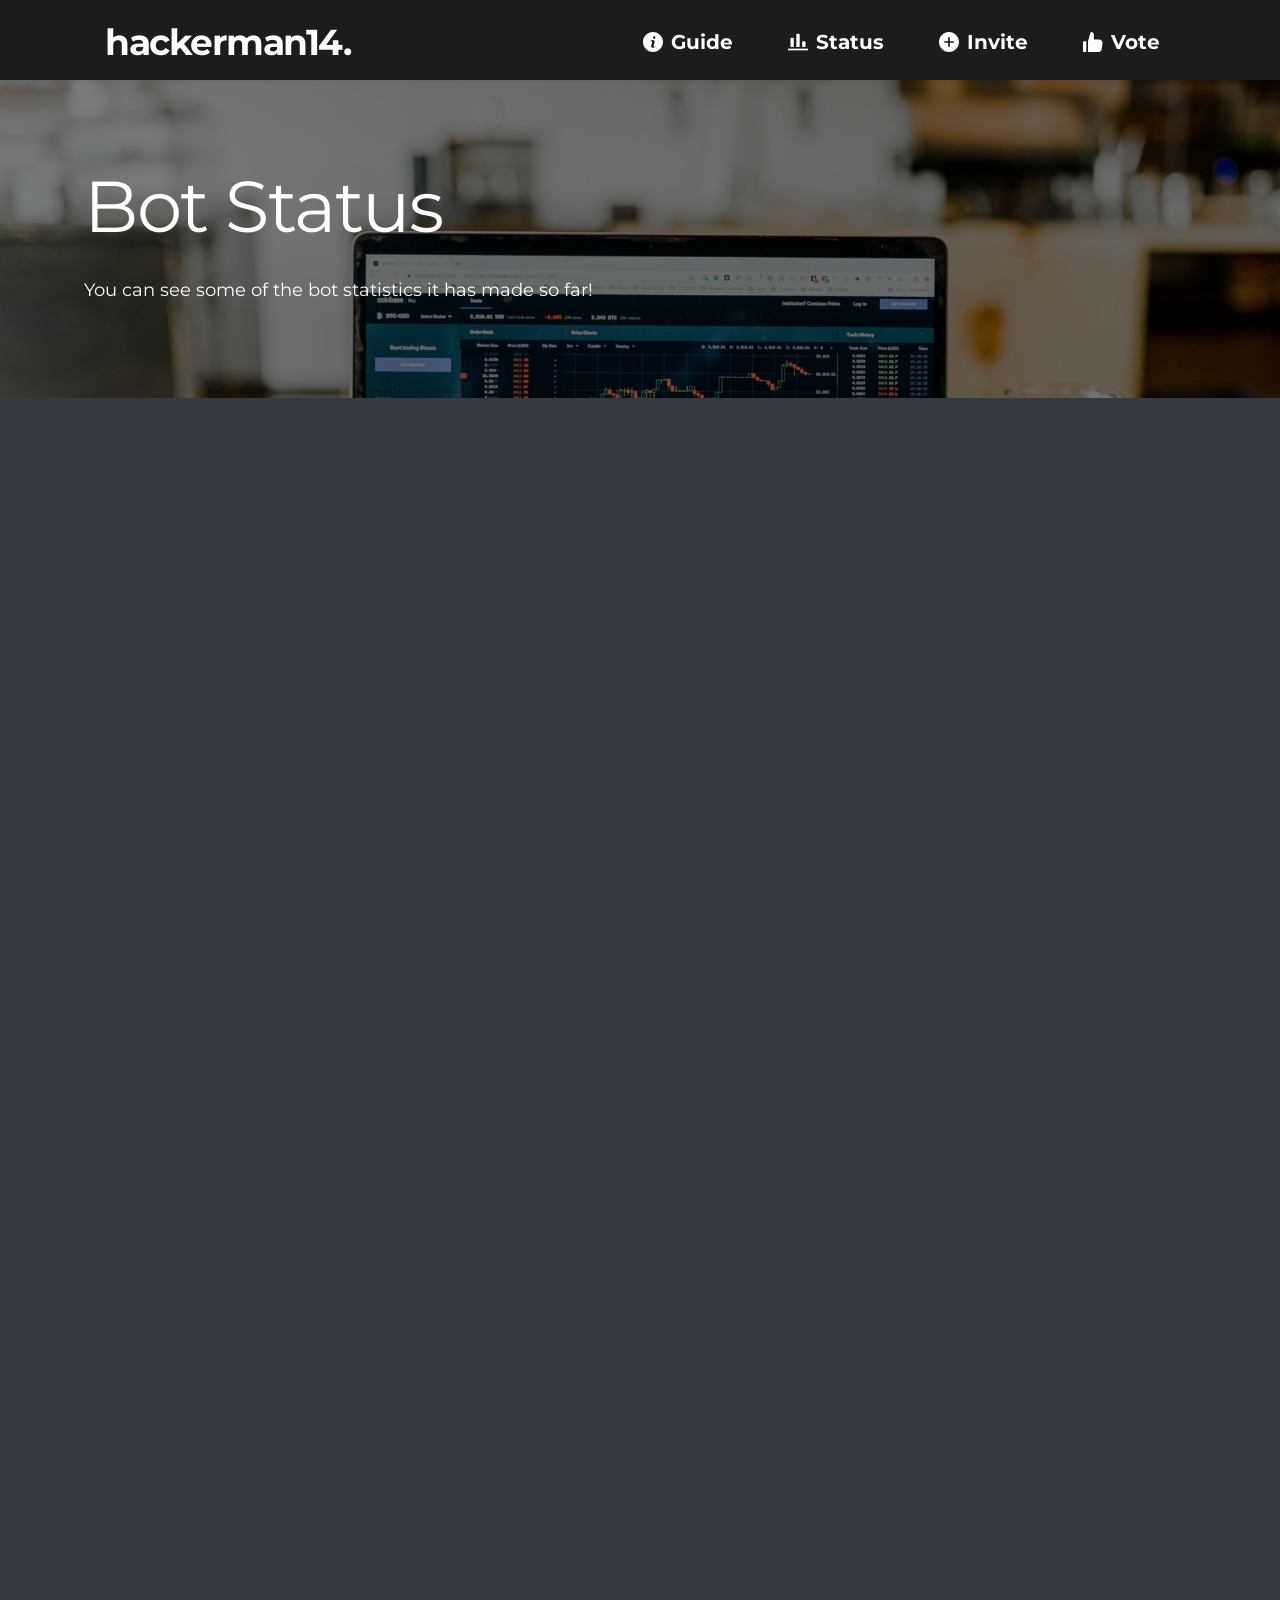
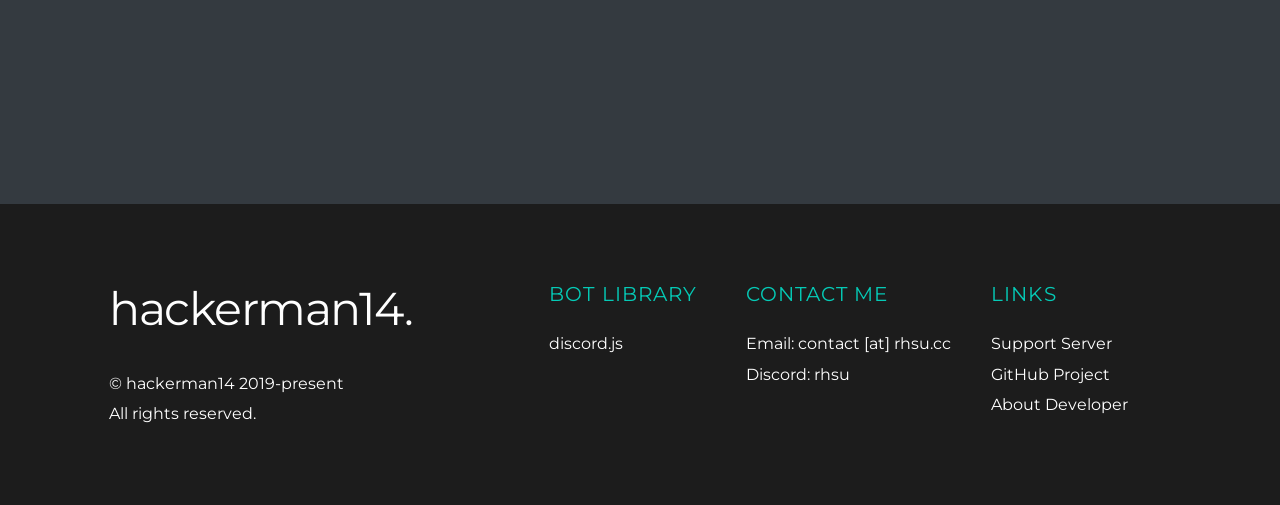
<file: bot-status.html>
<!DOCTYPE html><html lang="en"><head><meta charset="utf-8" /><meta property="og:site_name" content="hackerman14 Bot" /><meta property="og:type" content="article" /><meta property="og:url" content="/bot-status" /><meta content="summary_large_image" name="twitter:card" />

        <meta property="og:title" content="Bot Status" />
    <meta name="twitter:title" content="Bot Status" />

    <meta property="og:description" content="Some statistics of the bot." />
    <meta name="twitter:description" content="Some statistics of the bot." />

                <meta property="og:image" content="assets/img/671a1892465a5f11251a8129c8312c8c.jpg" />
        <meta property="twitter:image" content="assets/img/671a1892465a5f11251a8129c8312c8c.jpg">
    
    <title>Bot Status | hackerman14 Bot</title>

    <meta name="description" content="Some statistics of the bot." />


            <link rel="apple-touch-icon-precomposed" href="https://cloud-1de12d.becdn.net/media/iW=180&iH=any/a333692f76204dddaf79dc03dae3fab8.png"/><link rel="apple-touch-icon-precomposed" href="https://cloud-1de12d.becdn.net/media/iW=256&iH=256/a333692f76204dddaf79dc03dae3fab8.png"/><link rel="canonical" href="/bot-status" /><link rel="icon" href="https://cloud-1de12d.becdn.net/media/iW=32%26iH=any/16ed4a641cb945224e56a2d55d83919b.png" sizes="32x32"/><link rel="icon" href="https://cloud-1de12d.becdn.net/media/iW=192%26iH=any/16ed4a641cb945224e56a2d55d83919b.png" sizes="192x192"/><link href="https://fonts.bunny.net/css?family=Montserrat:100,100italic,200,200italic,300,300italic,regular,italic,500,500italic,600,600italic,700,700italic,800,800italic,900,900italic|Lato:100,100italic,300,300italic,regular,italic,700,700italic,900,900italic&subset=arabic,bengali,cyrillic,cyrillic-ext,devanagari,greek,greek-ext,gujarati,hebrew,khmer,korean,latin-ext,tamil,telugu,thai,vietnamese&display=swap" class="brz-link brz-link-google" type="text/css" rel="stylesheet"/><link class="brz-link brz-link-bunny-fonts-prefetch" rel="dns-prefetch" href="https://fonts.bunny.net"><link class="brz-link brz-link-bunny-fonts-preconnect" rel="preconnect" href="https://fonts.bunny.net" crossorigin><link class="brz-link brz-link-cdn-preconnect" rel="preconnect" href="https://cloud-1de12d.becdn.net" crossorigin><meta name="viewport" content="width=device-width, initial-scale=1"><link href="assets/384680b3e5d999e9d3fe8dcf377a4302.css" class="brz-link brz-link-preview-lib-pro" media="print" onload="this.media='all'" data-brz-group="group-1_2" rel="stylesheet"/><link href="assets/7bad176b866ffd3736f5d04137036730.css" class="brz-link brz-link-preview-pro" media="print" onload="this.media='all'" rel="stylesheet"/><link href="assets/7e89a418bb7f7538a687cc7951016d06.css" class="brz-link brz-link-preview" rel="stylesheet"/><style class="brz-style">.brz .brz-css-d-richtext {width: 100%;mix-blend-mode: normal;}
.brz .brz-css-d-cloneable-container {justify-content: center;padding: 0;gap: 20px 10px;}
.brz .brz-css-d-sectionheaderitem-container {border: 0px solid transparent;}
@media (min-width:991px) {.brz .brz-css-d-sectionheaderitem-container {max-width: calc(1 * var(--brz-section-container-max-width,1170px));}}
@media (max-width:991px) and (min-width:768px) {.brz .brz-css-d-sectionheaderitem-container {max-width: 100%;}}
@media (max-width:767px) {.brz .brz-css-d-sectionheaderitem-container {max-width: 100%;}}
.brz .brz-css-d-row-row {margin: 0;z-index: auto;align-items: flex-start;}
.brz .brz-css-d-row-row > .brz-bg {border-radius: 0px;max-width: 100%;mix-blend-mode: normal;}
.brz .brz-css-d-row-row > .brz-bg {border: 0px solid rgba(102,115,141,0);box-shadow: none;}
.brz .brz-css-d-row-row > .brz-bg > .brz-bg-image {background-size: cover;background-repeat: no-repeat;-webkit-mask-image: none;mask-image: none;}
.brz .brz-css-d-row-row > .brz-bg > .brz-bg-image {background-image: none;filter: none;display: block;}
.brz .brz-css-d-row-row > .brz-bg > .brz-bg-image:after {content: "";background-image: none;}
.brz .brz-css-d-row-row > .brz-bg > .brz-bg-color {-webkit-mask-image: none;mask-image: none;}
.brz .brz-css-d-row-row > .brz-bg > .brz-bg-color {background-color: rgba(0,0,0,0);background-image: none;}
.brz .brz-css-d-row-row > .brz-bg > .brz-bg-map {display: none;}
.brz .brz-css-d-row-row > .brz-bg > .brz-bg-map {filter: none;}
.brz .brz-css-d-row-row > .brz-bg > .brz-bg-video {display: none;}
.brz .brz-css-d-row-row > .brz-bg > .brz-bg-video {filter: none;}
.brz .brz-css-d-row-row > .brz-row {border: 0px solid transparent;}
.brz .brz-css-d-row-row > .brz-row, .brz .brz-css-d-row-row > .brz-bg > .brz-bg-video, .brz .brz-css-d-row-row > .brz-bg, .brz .brz-css-d-row-row > .brz-bg > .brz-bg-image, .brz .brz-css-d-row-row > .brz-bg > .brz-bg-color {transition-duration: .5s;transition-property: filter,box-shadow,background,border-radius,border-color;}
@media (min-width:991px) {.brz .brz-css-d-row-row {min-height: auto;display: flex;}}
@media (max-width:991px) and (min-width:768px) {.brz .brz-css-d-row-row > .brz-row {flex-direction: row;flex-wrap: wrap;justify-content: flex-start;}}
@media (max-width:991px) and (min-width:768px) {.brz .brz-css-d-row-row {min-height: auto;display: flex;}}
@media (max-width:767px) {.brz .brz-css-d-row-row > .brz-row {flex-direction: row;flex-wrap: wrap;justify-content: flex-start;}}
@media (max-width:767px) {.brz .brz-css-d-row-row {min-height: auto;display: flex;}}
.brz .brz-css-d-row-container {padding: 10px;max-width: 100%;}
@media (max-width:991px) and (min-width:768px) {.brz .brz-css-d-row-container {padding: 0;}}
@media (max-width:767px) {.brz .brz-css-d-row-container {padding: 0;}}
.brz .brz-css-d-column-column {z-index: auto;flex: 1 1 50%;max-width: 50%;justify-content: flex-start;max-height: none;}
.brz .brz-css-d-column-column .brz-columns__scroll-effect {justify-content: flex-start;}
.brz .brz-css-d-column-column > .brz-bg {margin: 0;mix-blend-mode: normal;border-radius: 0px;}
.brz .brz-css-d-column-column > .brz-bg {border: 0px solid rgba(102,115,141,0);box-shadow: none;}
.brz .brz-css-d-column-column > .brz-bg > .brz-bg-image {background-size: cover;background-repeat: no-repeat;-webkit-mask-image: none;mask-image: none;}
.brz .brz-css-d-column-column > .brz-bg > .brz-bg-image {background-image: none;filter: none;display: block;}
.brz .brz-css-d-column-column > .brz-bg > .brz-bg-image:after {content: "";background-image: none;}
.brz .brz-css-d-column-column > .brz-bg > .brz-bg-color {-webkit-mask-image: none;mask-image: none;}
.brz .brz-css-d-column-column > .brz-bg > .brz-bg-color {background-color: rgba(0,0,0,0);background-image: none;}
.brz .brz-css-d-column-column > .brz-bg > .brz-bg-map {display: none;}
.brz .brz-css-d-column-column > .brz-bg > .brz-bg-map {filter: none;}
.brz .brz-css-d-column-column > .brz-bg > .brz-bg-video {display: none;}
.brz .brz-css-d-column-column > .brz-bg > .brz-bg-video {filter: none;}
.brz .brz-css-d-column-column > .brz-bg, .brz .brz-css-d-column-column > .brz-bg > .brz-bg-image, .brz .brz-css-d-column-column > .brz-bg > .brz-bg-color {transition-duration: .5s;transition-property: filter,box-shadow,background,border-radius,border-color;}
@media (max-width:767px) {.brz .brz-css-d-column-column {flex: 1 1 100%;max-width: 100%;}
	.brz .brz-css-d-column-column > .brz-bg {margin: 10px 0px 10px 0px;}}
.brz .brz-css-d-column-bg.brz-column__items {z-index: auto;margin: 0;border: 0px solid transparent;padding: 5px 15px 5px 15px;min-height: 100%;max-height: none;justify-content: inherit;transition-duration: .5s;transition-property: filter,box-shadow,background,border-radius,border-color;}
@media (min-width:991px) {.brz .brz-css-d-column-bg {display: flex;}}
@media (max-width:991px) and (min-width:768px) {.brz .brz-css-d-column-bg {display: flex;}}
@media (max-width:767px) {.brz .brz-css-d-column-bg.brz-column__items {margin: 10px 0px 10px 0px;padding: 0;}}
@media (max-width:767px) {.brz .brz-css-d-column-bg {display: flex;}}
.brz .brz-css-d-spacer {height: 50px;}
.brz .brz-css-d-cloneable {z-index: auto;position: relative;margin: 10px 0px 10px 0px;justify-content: center;padding: 0;gap: 20px 10px;}
@media (min-width:991px) {.brz .brz-css-d-cloneable {position: relative;}
	.brz .brz-css-d-cloneable {display: flex;}}
@media (max-width:991px) and (min-width:768px) {.brz .brz-css-d-cloneable {position: relative;}
	.brz .brz-css-d-cloneable {display: flex;}}
@media (max-width:767px) {.brz .brz-css-d-cloneable {position: relative;}
	.brz .brz-css-d-cloneable {display: flex;}}
.brz .brz-css-d-button.brz-btn--hover:not(.brz-btn--hover-in), .brz .brz-css-d-button.brz-btn--hover-in:before {background-color: rgba(var(--brz-global-color3),1);background-image: none;}
.brz .brz-css-d-button.brz-btn--hover:not(.brz-btn--hover-in):before, .brz .brz-css-d-button.brz-btn--hover-in {background-color: rgba(var(--brz-global-color3),.8);background-image: none;}
.brz .brz-css-d-button.brz-btn--hover:not(.brz-btn--hover-in), .brz .brz-css-d-button.brz-btn--hover-in:before, .brz .brz-css-d-button.brz-btn--hover:not(.brz-btn--hover-in):before, .brz .brz-css-d-button.brz-btn--hover-in {transition-duration: .6s;}
@media (min-width:991px) {.brz .brz-css-d-button.brz-back-pulse:before {animation-duration: .6s;}}
@media (max-width:991px) and (min-width:768px) {.brz .brz-css-d-button.brz-back-pulse:before {animation-duration: .6s;}}
@media (max-width:767px) {.brz .brz-css-d-button.brz-back-pulse:before {animation-duration: .6s;}}
@media (min-width:991px) {.brz .brz-css-d-sectionheader {display: block;}}
@media (max-width:991px) and (min-width:768px) {.brz .brz-css-d-sectionheader {display: block;}}
@media (max-width:767px) {.brz .brz-css-d-sectionheader {display: block;}}
.brz .brz-css-d-button-bg.brz-btn {font-family: var(--brz-buttonfontfamily,initial);font-weight: var(--brz-buttonfontweight,initial);font-weight: var(--brz-buttonbold,initial);font-size: var(--brz-buttonfontsize,initial);line-height: var(--brz-buttonlineheight,initial);letter-spacing: var(--brz-buttonletterspacing,initial);font-variation-settings: var(--brz-buttonfontvariation,initial);font-style: var(--brz-buttonitalic,initial);text-decoration: var(--brz-buttontextdecoration,initial) !important;text-transform: var(--brz-buttontexttransform,initial) !important;border-radius: 0;flex-flow: row-reverse nowrap;padding: 14px 42px 14px 42px;padding: 14px 42px;width: auto;}
.brz .brz-css-d-button-bg.brz-btn {color: rgba(var(--brz-global-color8),1);border: 2px solid rgba(var(--brz-global-color3),1);box-shadow: none;}
.brz .brz-css-d-button-bg.brz-btn:not(.brz-btn--hover) {background-color: rgba(var(--brz-global-color3),1);background-image: none;}
.brz .brz-css-d-button-bg.brz-btn .brz-icon-svg-custom {background-color: rgba(var(--brz-global-color8),1);}
.brz .brz-css-d-button-bg.brz-btn.brz-btn-submit {color: rgba(var(--brz-global-color8),1);background-color: rgba(var(--brz-global-color3),1);background-image: none;}
.brz .brz-css-d-button-bg:after {height: unset;}
.brz .brz-css-d-button-bg .brz-btn--story-container {border: 2px solid rgba(var(--brz-global-color3),1);flex-flow: row-reverse nowrap;border-radius: 0;}
.brz .brz-css-d-button-bg .brz-btn--story-container:after {height: unset;}
.brz .brz-css-d-button-bg.brz-btn, .brz .brz-css-d-button-bg.brz-btn .brz-icon-svg-custom, .brz .brz-css-d-button-bg.brz-btn.brz-btn-submit {transition-duration: .5s;transition-property: filter,color,background,border-color,box-shadow;}
@media (min-width:991px) {.brz .brz-css-d-button-bg.brz-btn:not(.brz-btn--hover):hover {background-color: rgba(var(--brz-global-color3),.8);}
	.brz .brz-css-d-button-bg.brz-btn.brz-btn-submit:hover {background-color: rgba(var(--brz-global-color3),.8);}}
@media (max-width:991px) and (min-width:768px) {.brz .brz-css-d-button-bg.brz-btn {font-weight: var(--brz-buttontabletfontweight,initial);font-weight: var(--brz-buttontabletbold,initial);font-size: var(--brz-buttontabletfontsize,initial);line-height: var(--brz-buttontabletlineheight,initial);letter-spacing: var(--brz-buttontabletletterspacing,initial);font-variation-settings: var(--brz-buttontabletfontvariation,initial);font-style: var(--brz-buttontabletitalic,initial);text-decoration: var(--brz-buttontablettextdecoration,initial) !important;text-transform: var(--brz-buttontablettexttransform,initial) !important;padding: 11px 26px 11px 26px;padding: 11px 26px;width: auto;}}
@media (max-width:767px) {.brz .brz-css-d-button-bg.brz-btn {font-weight: var(--brz-buttonmobilefontweight,initial);font-weight: var(--brz-buttonmobilebold,initial);font-size: var(--brz-buttonmobilefontsize,initial);line-height: var(--brz-buttonmobilelineheight,initial);letter-spacing: var(--brz-buttonmobileletterspacing,initial);font-variation-settings: var(--brz-buttonmobilefontvariation,initial);font-style: var(--brz-buttonmobileitalic,initial);text-decoration: var(--brz-buttonmobiletextdecoration,initial) !important;text-transform: var(--brz-buttonmobiletexttransform,initial) !important;padding: 11px 26px 11px 26px;padding: 11px 26px;width: auto;}}
.brz .brz-css-d-menu-menu-container .brz-mm-menu__icon {transition-duration: .5s;transition-property: filter,color,background,border-color,box-shadow;}
@media (min-width:991px) {.brz .brz-css-d-menu-menu-container .brz-mm-menu__icon {display: none;width: 18px;}
	.brz .brz-css-d-menu-menu-container .brz-mm-menu__icon {color: rgba(51,51,51,1);}
	.brz .brz-css-d-menu-menu-container .brz-menu {display: flex;}}
@media (max-width:991px) and (min-width:768px) {.brz .brz-css-d-menu-menu-container .brz-mm-menu__icon {display: flex;width: 18px;}
	.brz .brz-css-d-menu-menu-container .brz-mm-menu__icon {color: rgba(51,51,51,1);}
	.brz .brz-css-d-menu-menu-container .brz-menu {display: none;}}
@media (max-width:767px) {.brz .brz-css-d-menu-menu-container .brz-mm-menu__icon {display: flex;width: 18px;}
	.brz .brz-css-d-menu-menu-container .brz-mm-menu__icon {color: rgba(51,51,51,1);}
	.brz .brz-css-d-menu-menu-container .brz-menu {display: none;}}
.brz .brz-css-d-menu-menu > .brz-menu__ul {font-family: var(--brz-buttonfontfamily,initial);display: flex;flex-wrap: wrap;justify-content: inherit;align-items: center;max-width: none;margin: 0px -5px 0px -5px;}
.brz .brz-css-d-menu-menu > .brz-menu__ul {color: rgba(0,0,0,1);}
.brz .brz-css-d-menu-menu > .brz-menu__ul > .brz-menu__item > .brz-a {flex-flow: row nowrap;padding: 0px 5px 0px 5px;}
.brz .brz-css-d-menu-menu > .brz-menu__ul > .brz-menu__item > .brz-a {color: rgba(0,0,0,1);background-color: rgba(255,255,255,0);}
.brz .brz-css-d-menu-menu > .brz-menu__ul > .brz-menu__item.brz-menu__item--opened > .brz-a {color: rgba(0,0,0,1);background-color: rgba(255,255,255,0);}
.brz .brz-css-d-menu-menu > .brz-menu__ul > .brz-menu__item.brz-menu__item--opened {color: rgba(0,0,0,1);background-color: transparent;border: 0px solid rgba(85,85,85,1);}
.brz .brz-css-d-menu-menu > .brz-menu__ul > .brz-menu__item.brz-menu__item--current:not(.brz-menu__item.brz-menu__item--current:active) {color: rgba(0,0,0,1);background-color: rgba(255,255,255,0);border: 0px solid rgba(85,85,85,1);}
.brz .brz-css-d-menu-menu > .brz-menu__ul > .brz-menu__item.brz-menu__item--current > .brz-a:not(.brz-a:active) {color: rgba(0,0,0,1);background-color: rgba(255,255,255,0);}
.brz .brz-css-d-menu-menu > .brz-menu__ul > .brz-menu__item > .brz-a > .brz-icon-svg {margin: 0;margin-inline-end: 15px;}
.brz .brz-css-d-menu-menu > .brz-menu__ul > .brz-menu__item > .brz-a > .brz-icon-svg.brz-icon-svg-custom {background-color: rgba(0,0,0,1);}
.brz .brz-css-d-menu-menu > .brz-menu__ul > .brz-menu__item.brz-menu__item--current > .brz-a:not(.brz-a:active) > .brz-icon-svg.brz-icon-svg-custom {background-color: rgba(0,0,0,1);}
.brz .brz-css-d-menu-menu > .brz-menu__ul > .brz-menu__item.brz-menu__item--current:not(.brz-menu__item.brz-menu__item--current:active) > .brz-icon-svg.brz-icon-svg-custom {background-color: rgba(0,0,0,1);}
.brz .brz-css-d-menu-menu > .brz-menu__ul > .brz-menu__item {border-radius: 0px;}
.brz .brz-css-d-menu-menu > .brz-menu__ul > .brz-menu__item {color: rgba(0,0,0,1);background-color: transparent;border: 0px solid rgba(85,85,85,1);}
.brz .brz-css-d-menu-menu > .brz-menu__ul > .brz-menu__item > a {border-radius: 0px;}
.brz .brz-css-d-menu-menu > .brz-menu__ul > .brz-menu__item-dropdown .brz-menu__sub-menu {font-family: var(--brz-buttonfontfamily,initial);border-radius: 0px;}
.brz .brz-css-d-menu-menu > .brz-menu__ul > .brz-menu__item-dropdown .brz-menu__sub-menu {color: rgba(255,255,255,1);background-color: rgba(51,51,51,1);box-shadow: none;}
.brz .brz-css-d-menu-menu > .brz-menu__ul > .brz-menu__item-dropdown .brz-menu__sub-menu .brz-menu__item > .brz-a {flex-flow: row nowrap;}
.brz .brz-css-d-menu-menu > .brz-menu__ul > .brz-menu__item-dropdown .brz-menu__sub-menu .brz-a:hover {color: rgba(255,255,255,1);}
.brz .brz-css-d-menu-menu > .brz-menu__ul > .brz-menu__item-dropdown .brz-menu__sub-menu .brz-a > .brz-icon-svg {margin: 0;margin-inline-end: 15px;font-size: 12px;}
.brz .brz-css-d-menu-menu > .brz-menu__ul > .brz-menu__item-dropdown .brz-menu__sub-menu > .brz-menu__item.brz-menu__item--current > .brz-a {color: rgba(255,255,255,1);}
.brz .brz-css-d-menu-menu > .brz-menu__ul > .brz-menu__item-dropdown .brz-menu__sub-menu > .brz-menu__item.brz-menu__item--current {background-color: rgba(51,51,51,1);}
.brz .brz-css-d-menu-menu > .brz-menu__ul > .brz-menu__item-dropdown .brz-menu__sub-menu > .brz-menu__item.brz-menu__item--current:hover {background-color: rgba(51,51,51,1);}
.brz .brz-css-d-menu-menu > .brz-menu__ul > .brz-menu__item-dropdown > .brz-menu__item--current .brz-menu__sub-menu {box-shadow: none;}
.brz .brz-css-d-menu-menu > .brz-menu__ul > .brz-menu__item-dropdown .brz-menu__sub-menu > .brz-menu__item > .brz-a > .brz-icon-svg.brz-icon-svg-custom {background-color: rgba(255,255,255,1);}
.brz .brz-css-d-menu-menu > .brz-menu__ul > .brz-menu__item-dropdown .brz-menu__sub-menu > .brz-menu__item:not(.brz-menu__item.brz-menu__item--current) > .brz-a > .brz-icon-svg.brz-icon-svg-custom {background-color: rgba(255,255,255,1);}
.brz .brz-css-d-menu-menu > .brz-menu__ul > .brz-menu__item-dropdown .brz-menu__sub-menu > .brz-menu__item.brz-menu__item--current > .brz-a > .brz-icon-svg.brz-icon-svg-custom {background-color: rgba(255,255,255,1);}
.brz .brz-css-d-menu-menu > .brz-menu__ul > .brz-menu__item-dropdown .brz-menu__item {background-color: rgba(51,51,51,1);color: rgba(255,255,255,1);}
.brz .brz-css-d-menu-menu > .brz-menu__ul > .brz-menu__item-dropdown .brz-menu__sub-menu .brz-menu__item-dropdown .brz-a:hover:after {border-color: rgba(255,255,255,1);}
.brz .brz-css-d-menu-menu > .brz-menu__ul > .brz-menu__item-dropdown .brz-menu__sub-menu > .brz-menu__item {border-bottom: 1px solid rgba(85,85,85,1);}
.brz .brz-css-d-menu-menu .brz-menu__item-dropdown .brz-menu__item, .brz .brz-css-d-menu-menu .brz-menu__sub-menu .brz-menu__item-dropdown .brz-a:after, .brz .brz-css-d-menu-menu .brz-menu__sub-menu > .brz-menu__item.brz-menu__item--current > .brz-a > .brz-icon-svg.brz-icon-svg-custom, .brz .brz-css-d-menu-menu .brz-menu__sub-menu > .brz-menu__item:not(.brz-menu__item.brz-menu__item--current) > .brz-a > .brz-icon-svg.brz-icon-svg-custom, .brz .brz-css-d-menu-menu .brz-menu__sub-menu > .brz-menu__item > .brz-a > .brz-icon-svg.brz-icon-svg-custom, .brz .brz-css-d-menu-menu .brz-menu__item--current .brz-menu__sub-menu, .brz .brz-css-d-menu-menu .brz-menu__sub-menu > .brz-menu__item.brz-menu__item--current, .brz .brz-css-d-menu-menu .brz-menu__ul, .brz .brz-css-d-menu-menu .brz-menu__ul > .brz-menu__item > .brz-a, .brz .brz-css-d-menu-menu .brz-menu__ul > .brz-menu__item.brz-menu__item--opened > .brz-a, .brz .brz-css-d-menu-menu .brz-menu__ul > .brz-menu__item.brz-menu__item--opened, .brz .brz-css-d-menu-menu .brz-menu__ul > .brz-menu__item.brz-menu__item--current:not(.brz-menu__item.brz-menu__item--current:active), .brz .brz-css-d-menu-menu .brz-menu__ul > .brz-menu__item.brz-menu__item--current > .brz-a:not(.brz-a:active), .brz .brz-css-d-menu-menu .brz-menu__ul > .brz-menu__item > .brz-a > .brz-icon-svg.brz-icon-svg-custom, .brz .brz-css-d-menu-menu .brz-menu__ul > .brz-menu__item.brz-menu__item--current > .brz-a:not(.brz-a:active) > .brz-icon-svg.brz-icon-svg-custom, .brz .brz-css-d-menu-menu .brz-menu__ul > .brz-menu__item.brz-menu__item--current:not(.brz-menu__item.brz-menu__item--current:active) > .brz-icon-svg.brz-icon-svg-custom, .brz .brz-css-d-menu-menu .brz-menu__ul > .brz-menu__item, .brz .brz-css-d-menu-menu .brz-menu__sub-menu, .brz .brz-css-d-menu-menu:hover .brz-menu__sub-menu .brz-a, .brz .brz-css-d-menu-menu .brz-menu__sub-menu > .brz-menu__item.brz-menu__item--current > .brz-a, .brz .brz-css-d-menu-menu .brz-menu__sub-menu > .brz-menu__item.brz-menu__item--current {transition-duration: .5s;transition-property: filter,color,background,border-color,box-shadow;}
@media (min-width:991px) {.brz .brz-css-d-menu-menu > .brz-menu__ul {font-size: var(--brz-buttonfontsize,initial);font-weight: var(--brz-buttonfontweight,initial);font-weight: var(--brz-buttonbold,initial);line-height: var(--brz-buttonlineheight,initial);letter-spacing: var(--brz-buttonletterspacing,initial);font-variation-settings: var(--brz-buttonfontvariation,initial);font-style: var(--brz-buttonitalic,initial);text-decoration: var(--brz-buttontextdecoration,initial) !important;text-transform: var(--brz-buttontexttransform,initial) !important;}
	.brz .brz-css-d-menu-menu > .brz-menu__ul > .brz-menu__item > .brz-a > .brz-icon-svg {font-size: 12px;}
	.brz .brz-css-d-menu-menu > .brz-menu__ul > .brz-menu__item {padding-top: 0px;padding-bottom: 0px;margin-right: 5px;margin-left: 5px;}
	.brz .brz-css-d-menu-menu > .brz-menu__ul > .brz-menu__item-dropdown .brz-menu__sub-menu {font-size: var(--brz-buttonfontsize,initial);font-weight: var(--brz-buttonfontweight,initial);font-weight: var(--brz-buttonbold,initial);line-height: var(--brz-buttonlineheight,initial);letter-spacing: var(--brz-buttonletterspacing,initial);font-variation-settings: var(--brz-buttonfontvariation,initial);font-style: var(--brz-buttonitalic,initial);text-decoration: var(--brz-buttontextdecoration,initial) !important;text-transform: var(--brz-buttontexttransform,initial) !important;position: absolute;top: 0;width: 305px;}
	.brz .brz-css-d-menu-menu > .brz-menu__ul > .brz-menu__item-dropdown [data-popper-placement='left-start'] {inset-inline-end: calc(100% + 5px);}
	.brz .brz-css-d-menu-menu > .brz-menu__ul > .brz-menu__item-dropdown [data-popper-placement='right-start'] {inset-inline-start: calc(100% + 5px);}
	.brz .brz-css-d-menu-menu > .brz-menu__ul > .brz-menu__item-dropdown > .brz-menu__sub-menu {top: calc(100% + 5px);width: 300px;}
	.brz .brz-css-d-menu-menu > .brz-menu__ul > .brz-menu__item-dropdown > [data-popper-placement='left-start'] {right: 0;}
	.brz .brz-css-d-menu-menu > .brz-menu__ul > .brz-menu__item-dropdown > [data-popper-placement='right-start'] {inset-inline-start: 0;}
	.brz .brz-css-d-menu-menu > .brz-menu__ul > .brz-menu__item-mega-menu .brz-mega-menu__dropdown {display: none;}}
@media (max-width:991px) and (min-width:768px) {.brz .brz-css-d-menu-menu > .brz-menu__ul {font-size: var(--brz-buttontabletfontsize,initial);font-weight: var(--brz-buttontabletfontweight,initial);font-weight: var(--brz-buttontabletbold,initial);line-height: var(--brz-buttontabletlineheight,initial);letter-spacing: var(--brz-buttontabletletterspacing,initial);font-variation-settings: var(--brz-buttontabletfontvariation,initial);font-style: var(--brz-buttontabletitalic,initial);text-decoration: var(--brz-buttontablettextdecoration,initial) !important;text-transform: var(--brz-buttontablettexttransform,initial) !important;}
	.brz .brz-css-d-menu-menu > .brz-menu__ul > .brz-menu__item > .brz-a > .brz-icon-svg {font-size: 12px;}
	.brz .brz-css-d-menu-menu > .brz-menu__ul > .brz-menu__item {padding-top: 0px;padding-bottom: 0px;margin-right: 5px;margin-left: 5px;}
	.brz .brz-css-d-menu-menu > .brz-menu__ul > .brz-menu__item-dropdown .brz-menu__sub-menu {font-size: var(--brz-buttontabletfontsize,initial);font-weight: var(--brz-buttontabletfontweight,initial);font-weight: var(--brz-buttontabletbold,initial);line-height: var(--brz-buttontabletlineheight,initial);letter-spacing: var(--brz-buttontabletletterspacing,initial);font-variation-settings: var(--brz-buttontabletfontvariation,initial);font-style: var(--brz-buttontabletitalic,initial);text-decoration: var(--brz-buttontablettextdecoration,initial) !important;text-transform: var(--brz-buttontablettexttransform,initial) !important;position: absolute;top: 0;width: 305px;}
	.brz .brz-css-d-menu-menu > .brz-menu__ul > .brz-menu__item-dropdown > .brz-menu__sub-menu {top: calc(100% + 5px);width: 300px;}
	.brz .brz-css-d-menu-menu > .brz-menu__ul > .brz-menu__item-dropdown > [data-popper-placement='left-start'] {right: 0;}
	.brz .brz-css-d-menu-menu > .brz-menu__ul > .brz-menu__item-dropdown > [data-popper-placement='right-start'] {inset-inline-start: 0;}
	.brz .brz-css-d-menu-menu > .brz-menu__ul > .brz-menu__item-dropdown .brz-menu__sub-menu .brz-menu__item-dropdown > .brz-a:after {border-right-style: solid;border-left-style: none;}
	.brz .brz-css-d-menu-menu > .brz-menu__ul > .brz-menu__item-dropdown .brz-menu__sub-menu .brz-menu__item-dropdown .brz-menu__sub-menu {position: relative;top: auto;inset-inline-start: auto;transform: translate(0,0);height: 0;overflow: hidden;}
	.brz .brz-css-d-menu-menu > .brz-menu__ul > .brz-menu__item-dropdown .brz-menu__sub-menu .brz-menu__item--opened > .brz-menu__sub-menu {height: auto;width: 100%;left: auto;right: auto;}
	.brz .brz-css-d-menu-menu.brz-menu__preview > .brz-menu__ul > .brz-menu__item-dropdown .brz-menu__sub-menu .brz-menu__item > .brz-menu__sub-menu {height: auto;width: 100%;left: auto;right: auto;}
	.brz .brz-css-d-menu-menu > .brz-menu__ul > .brz-menu__item-mega-menu .brz-mega-menu__dropdown {display: none;}}
@media (max-width:767px) {.brz .brz-css-d-menu-menu > .brz-menu__ul {font-size: var(--brz-buttonmobilefontsize,initial);font-weight: var(--brz-buttonmobilefontweight,initial);font-weight: var(--brz-buttonmobilebold,initial);line-height: var(--brz-buttonmobilelineheight,initial);letter-spacing: var(--brz-buttonmobileletterspacing,initial);font-variation-settings: var(--brz-buttonmobilefontvariation,initial);font-style: var(--brz-buttonmobileitalic,initial);text-decoration: var(--brz-buttonmobiletextdecoration,initial) !important;text-transform: var(--brz-buttonmobiletexttransform,initial) !important;}
	.brz .brz-css-d-menu-menu > .brz-menu__ul > .brz-menu__item > .brz-a > .brz-icon-svg {font-size: 12px;}
	.brz .brz-css-d-menu-menu > .brz-menu__ul > .brz-menu__item {padding-top: 0px;padding-bottom: 0px;margin-right: 5px;margin-left: 5px;}
	.brz .brz-css-d-menu-menu > .brz-menu__ul > .brz-menu__item-dropdown .brz-menu__sub-menu {font-size: var(--brz-buttonmobilefontsize,initial);font-weight: var(--brz-buttonmobilefontweight,initial);font-weight: var(--brz-buttonmobilebold,initial);line-height: var(--brz-buttonmobilelineheight,initial);letter-spacing: var(--brz-buttonmobileletterspacing,initial);font-variation-settings: var(--brz-buttonmobilefontvariation,initial);font-style: var(--brz-buttonmobileitalic,initial);text-decoration: var(--brz-buttonmobiletextdecoration,initial) !important;text-transform: var(--brz-buttonmobiletexttransform,initial) !important;position: absolute;top: 0;width: 305px;}
	.brz .brz-css-d-menu-menu > .brz-menu__ul > .brz-menu__item-dropdown > .brz-menu__sub-menu {top: calc(100% + 5px);width: 300px;}
	.brz .brz-css-d-menu-menu > .brz-menu__ul > .brz-menu__item-dropdown > [data-popper-placement='left-start'] {right: 0;}
	.brz .brz-css-d-menu-menu > .brz-menu__ul > .brz-menu__item-dropdown > [data-popper-placement='right-start'] {inset-inline-start: 0;}
	.brz .brz-css-d-menu-menu > .brz-menu__ul > .brz-menu__item-dropdown .brz-menu__sub-menu .brz-menu__item-dropdown > .brz-a:after {border-right-style: solid;border-left-style: none;}
	.brz .brz-css-d-menu-menu > .brz-menu__ul > .brz-menu__item-dropdown .brz-menu__sub-menu .brz-menu__item-dropdown .brz-menu__sub-menu {position: relative;top: auto;inset-inline-start: auto;transform: translate(0,0);height: 0;overflow: hidden;}
	.brz .brz-css-d-menu-menu > .brz-menu__ul > .brz-menu__item-dropdown .brz-menu__sub-menu .brz-menu__item--opened > .brz-menu__sub-menu {height: auto;width: 100%;left: auto;right: auto;}
	.brz .brz-css-d-menu-menu.brz-menu__preview > .brz-menu__ul > .brz-menu__item-dropdown .brz-menu__sub-menu .brz-menu__item > .brz-menu__sub-menu {height: auto;width: 100%;left: auto;right: auto;}
	.brz .brz-css-d-menu-menu > .brz-menu__ul > .brz-menu__item-mega-menu .brz-mega-menu__dropdown {display: block;}}
.brz .brz-css-d-menu-mmenu .brz-mm-navbar .brz-mm-close {font-size: 16px;margin: 0;padding: 10px 15px 10px 10px;}
.brz .brz-css-d-menu-mmenu .brz-mm-navbar .brz-mm-close {color: rgba(255,255,255,1);background-color: #333;}
.brz .brz-css-d-menu-mmenu .brz-menu__item {font-family: var(--brz-buttonfontfamily,initial);}
.brz .brz-css-d-menu-mmenu .brz-menu__item {color: rgba(255,255,255,1);border-color: rgba(85,85,85,1);}
.brz nav.brz-mm-menu.brz-css-d-menu-mmenu {background-color: rgba(51,51,51,.8);}
.brz .brz-css-d-menu-mmenu.brz-mm-menu .brz-menu__item .brz-mm-listitem__text {padding: 10px 20px 10px 20px;flex-flow: row nowrap;}
.brz .brz-css-d-menu-mmenu .brz-menu__item:hover > .brz-mm-listitem__text {color: rgba(255,255,255,1);}
.brz .brz-css-d-menu-mmenu .brz-menu__item .brz-mm-menu__item__icon.brz-icon-svg-custom {background-color: rgba(255,255,255,1);}
.brz .brz-css-d-menu-mmenu .brz-mm-navbar {color: rgba(255,255,255,1);}
.brz .brz-css-d-menu-mmenu .brz-menu__item.brz-mm-listitem_opened {color: rgba(255,255,255,1);}
.brz .brz-css-d-menu-mmenu.brz-mm-menu.brz-mm-menu_theme-dark.brz-mm-menu_opened .brz-mm-panels {background-image: none;}
.brz .brz-css-d-menu-mmenu.brz-mm-menu.brz-mm-menu_theme-dark .brz-mm-panels, .brz .brz-css-d-menu-mmenu .brz-mm-panels > .brz-mm-panel:before {background-image: none;background-color: rgba(51,51,51,.8);}
.brz .brz-css-d-menu-mmenu.brz-mm-menu.brz-mm-menu_theme-dark .brz-mm-panels, .brz .brz-css-d-menu-mmenu .brz-mm-panels > .brz-mm-panel {background-color: rgba(51,51,51,.8);}
.brz .brz-css-d-menu-mmenu .brz-mm-panels > .brz-mm-panel {background-image: none;background-color: rgba(51,51,51,.8);}
.brz .brz-css-d-menu-mmenu.brz-mm-menu.brz-mm-menu_theme-dark .brz-mm-navbar.brz-mm-listitem .brz-mm-listitem_opened > .brz-mm-listitem__text:after {border-color: rgba(85,85,85,1);}
.brz .brz-css-d-menu-mmenu .brz-mm-listitem {border-color: rgba(85,85,85,1);}
.brz .brz-css-d-menu-mmenu  .brz-menu__item.brz-menu__item--current:not(.brz-menu__item.brz-menu__item--current:active) {color: rgba(255,255,255,1);}
.brz .brz-css-d-menu-mmenu .brz-menu__item.brz-menu__item--current:not(brz-menu__item.brz-menu__item--current:active):hover > .brz-mm-listitem__text {color: rgba(255,255,255,1);}
.brz .brz-css-d-menu-mmenu  .brz-menu__item.brz-menu__item--current:not(brz-menu__item.brz-menu__item--current:active) > .brz-mm-listitem__text > .brz-icon-svg.brz-icon-svg-custom {background-color: rgba(255,255,255,1);}
.brz .brz-css-d-menu-mmenu .brz-mm-listitem, .brz .brz-css-d-menu-mmenu.brz-mm-menu.brz-mm-menu_theme-dark .brz-mm-navbar.brz-mm-listitem .brz-mm-listitem_opened > .brz-mm-listitem__text:after, .brz .brz-css-d-menu-mmenu .brz-menu__item, .brz .brz-css-d-menu-mmenu.brz-mm-menu.brz-mm-menu_theme-dark .brz-mm-panels, .brz .brz-css-d-menu-mmenu .brz-mm-panels > .brz-mm-panel, .brz .brz-css-d-menu-mmenu.brz-mm-menu.brz-mm-menu_theme-dark .brz-mm-panels, .brz .brz-css-d-menu-mmenu .brz-mm-panels > .brz-mm-panel:before, .brz .brz-css-d-menu-mmenu .brz-menu__item.brz-mm-listitem_opened, .brz .brz-css-d-menu-mmenu .brz-mm-navbar, .brz nav.brz-mm-menu.brz-css-d-menu-mmenu, .brz .brz-css-d-menu-mmenu .brz-menu__item > .brz-mm-listitem__text, .brz .brz-css-d-menu-mmenu .brz-menu__item .brz-mm-menu__item__icon.brz-icon-svg-custom {transition-duration: .5s;transition-property: filter,color,background,border-color,box-shadow;}
@media (min-width:991px) {.brz .brz-css-d-menu-mmenu .brz-mm-navbar .brz-mm-close {transition-duration: .3s;}
	.brz .brz-css-d-menu-mmenu .brz-menu__item {font-size: var(--brz-buttonfontsize,initial);font-weight: var(--brz-buttonfontweight,initial);font-weight: var(--brz-buttonbold,initial);line-height: var(--brz-buttonlineheight,initial);letter-spacing: var(--brz-buttonletterspacing,initial);font-variation-settings: var(--brz-buttonfontvariation,initial);font-style: var(--brz-buttonitalic,initial);text-decoration: var(--brz-buttontextdecoration,initial) !important;text-transform: var(--brz-buttontexttransform,initial) !important;}
	.brz .brz-css-d-menu-mmenu .brz-menu__item .brz-a {justify-content: flex-start;text-align: start;}
	.brz .brz-css-d-menu-mmenu .brz-mm-menu__item__icon {margin: 0 15px 0 0;font-size: 12px;}
	.brz .brz-css-d-menu-mmenu .brz-mm-navbar {font-family: var(--brz-buttonfontfamily,initial);font-size: var(--brz-buttonfontsize,initial);font-weight: var(--brz-buttonfontweight,initial);font-weight: var(--brz-buttonbold,initial);line-height: var(--brz-buttonlineheight,initial);letter-spacing: var(--brz-buttonletterspacing,initial);font-variation-settings: var(--brz-buttonfontvariation,initial);font-style: var(--brz-buttonitalic,initial);text-decoration: var(--brz-buttontextdecoration,initial) !important;text-transform: var(--brz-buttontexttransform,initial) !important;border-color: rgba(85,85,85,1);}
	.brz .brz-css-d-menu-mmenu.brz-mm-menu .brz-mm-listitem_vertical .brz-mm-btn_next {height: calc(var(--brz-buttonlineheight,initial) * var(--brz-buttonfontsize,initial) + 10px + 10px);padding-right: 20px;}}
@media (max-width:991px) and (min-width:768px) {.brz .brz-css-d-menu-mmenu .brz-mm-navbar .brz-mm-close {transition-duration: .3s;}
	.brz .brz-css-d-menu-mmenu .brz-menu__item {font-size: var(--brz-buttontabletfontsize,initial);font-weight: var(--brz-buttontabletfontweight,initial);font-weight: var(--brz-buttontabletbold,initial);line-height: var(--brz-buttontabletlineheight,initial);letter-spacing: var(--brz-buttontabletletterspacing,initial);font-variation-settings: var(--brz-buttontabletfontvariation,initial);font-style: var(--brz-buttontabletitalic,initial);text-decoration: var(--brz-buttontablettextdecoration,initial) !important;text-transform: var(--brz-buttontablettexttransform,initial) !important;}
	.brz .brz-css-d-menu-mmenu .brz-menu__item .brz-a {justify-content: flex-start;text-align: start;}
	.brz .brz-css-d-menu-mmenu .brz-mm-menu__item__icon {margin: 0 15px 0 0;font-size: 12px;}
	.brz .brz-css-d-menu-mmenu .brz-mm-navbar {font-family: var(--brz-buttonfontfamily,initial);font-size: var(--brz-buttontabletfontsize,initial);font-weight: var(--brz-buttontabletfontweight,initial);font-weight: var(--brz-buttontabletbold,initial);line-height: var(--brz-buttontabletlineheight,initial);letter-spacing: var(--brz-buttontabletletterspacing,initial);font-variation-settings: var(--brz-buttontabletfontvariation,initial);font-style: var(--brz-buttontabletitalic,initial);text-decoration: var(--brz-buttontablettextdecoration,initial) !important;text-transform: var(--brz-buttontablettexttransform,initial) !important;border-color: rgba(85,85,85,1);}
	.brz .brz-css-d-menu-mmenu.brz-mm-menu .brz-mm-listitem_vertical .brz-mm-btn_next {height: calc(var(--brz-buttontabletlineheight,initial) * var(--brz-buttontabletfontsize,initial) + 10px + 10px);padding-right: 20px;}}
@media (max-width:767px) {.brz .brz-css-d-menu-mmenu .brz-mm-navbar .brz-mm-close {transition-duration: .3s;}
	.brz .brz-css-d-menu-mmenu .brz-menu__item {font-size: var(--brz-buttonmobilefontsize,initial);font-weight: var(--brz-buttonmobilefontweight,initial);font-weight: var(--brz-buttonmobilebold,initial);line-height: var(--brz-buttonmobilelineheight,initial);letter-spacing: var(--brz-buttonmobileletterspacing,initial);font-variation-settings: var(--brz-buttonmobilefontvariation,initial);font-style: var(--brz-buttonmobileitalic,initial);text-decoration: var(--brz-buttonmobiletextdecoration,initial) !important;text-transform: var(--brz-buttonmobiletexttransform,initial) !important;}
	.brz .brz-css-d-menu-mmenu .brz-menu__item .brz-a {justify-content: flex-start;text-align: start;}
	.brz .brz-css-d-menu-mmenu .brz-mm-menu__item__icon {margin: 0 15px 0 0;font-size: 12px;}
	.brz .brz-css-d-menu-mmenu .brz-mm-navbar {font-family: var(--brz-buttonfontfamily,initial);font-size: var(--brz-buttonmobilefontsize,initial);font-weight: var(--brz-buttonmobilefontweight,initial);font-weight: var(--brz-buttonmobilebold,initial);line-height: var(--brz-buttonmobilelineheight,initial);letter-spacing: var(--brz-buttonmobileletterspacing,initial);font-variation-settings: var(--brz-buttonmobilefontvariation,initial);font-style: var(--brz-buttonmobileitalic,initial);text-decoration: var(--brz-buttonmobiletextdecoration,initial) !important;text-transform: var(--brz-buttonmobiletexttransform,initial) !important;border-color: rgba(85,85,85,1);}
	.brz .brz-css-d-menu-mmenu.brz-mm-menu .brz-mm-listitem_vertical .brz-mm-btn_next {height: calc(var(--brz-buttonmobilelineheight,initial) * var(--brz-buttonmobilefontsize,initial) + 10px + 10px);padding-right: 20px;}}
.brz .brz-css-d-sectionitem-bg {padding: 75px 0px 75px 0px;}
.brz .brz-css-d-sectionitem-bg > .brz-bg {border-radius: 0px;mix-blend-mode: normal;}
.brz .brz-css-d-sectionitem-bg > .brz-bg {border: 0px solid rgba(102,115,141,0);}
.brz .brz-css-d-sectionitem-bg > .brz-bg > .brz-bg-image {background-size: cover;background-repeat: no-repeat;-webkit-mask-image: none;mask-image: none;}
.brz .brz-css-d-sectionitem-bg > .brz-bg > .brz-bg-image {background-image: none;filter: none;display: block;}
.brz .brz-css-d-sectionitem-bg > .brz-bg > .brz-bg-image:after {content: "";background-image: none;}
.brz .brz-css-d-sectionitem-bg > .brz-bg > .brz-bg-color {-webkit-mask-image: none;mask-image: none;}
.brz .brz-css-d-sectionitem-bg > .brz-bg > .brz-bg-color {background-color: rgba(0,0,0,0);background-image: none;}
.brz .brz-css-d-sectionitem-bg > .brz-bg > .brz-bg-map {display: none;}
.brz .brz-css-d-sectionitem-bg > .brz-bg > .brz-bg-map {filter: none;}
.brz .brz-css-d-sectionitem-bg > .brz-bg > .brz-bg-video {display: none;}
.brz .brz-css-d-sectionitem-bg > .brz-bg > .brz-bg-video {filter: none;}
.brz .brz-css-d-sectionitem-bg > .brz-bg > .brz-bg-shape__top {background-size: 100% 100px;height: 100px;transform: scale(1.02) rotateX(0deg) rotateY(0deg);z-index: auto;}
.brz .brz-css-d-sectionitem-bg > .brz-bg > .brz-bg-shape__top::after {background-image: none;-webkit-mask-image: none;background-size: 100% 100px;height: 100px;}
.brz .brz-css-d-sectionitem-bg > .brz-bg > .brz-bg-shape__bottom {background-size: 100% 100px;height: 100px;transform: scale(1.02) rotateX(-180deg) rotateY(-180deg);z-index: auto;}
.brz .brz-css-d-sectionitem-bg > .brz-bg > .brz-bg-shape__bottom::after {background-image: none;-webkit-mask-image: none;background-size: 100% 100px;height: 100px;}
.brz .brz-css-d-sectionitem-bg > .brz-bg > .brz-bg-slideshow  .brz-bg-slideshow-item {display: none;background-position: 50% 50%;}
.brz .brz-css-d-sectionitem-bg > .brz-bg > .brz-bg-slideshow  .brz-bg-slideshow-item {filter: none;}
.brz .brz-css-d-sectionitem-bg > .brz-bg, .brz .brz-css-d-sectionitem-bg > .brz-bg > .brz-bg-image, .brz .brz-css-d-sectionitem-bg > .brz-bg > .brz-bg-map, .brz .brz-css-d-sectionitem-bg > .brz-bg > .brz-bg-color, .brz .brz-css-d-sectionitem-bg > .brz-bg > .brz-bg-video {transition-duration: .5s;transition-property: filter,box-shadow,background,border-radius,border-color;}
@media (min-width:991px) {.brz .brz-css-d-sectionitem-bg > .brz-bg > .brz-bg-image {background-attachment: scroll;}}
@media (max-width:991px) and (min-width:768px) {.brz .brz-css-d-sectionitem-bg {padding: 50px 15px 50px 15px;}}
@media (max-width:767px) {.brz .brz-css-d-sectionitem-bg {padding: 25px 15px 25px 15px;}}
.brz .brz-css-d-sectionfooter-container {border: 0px solid transparent;}
@media (min-width:991px) {.brz .brz-css-d-sectionfooter-container {max-width: calc(1 * var(--brz-section-container-max-width,1170px));}}
@media (max-width:991px) and (min-width:768px) {.brz .brz-css-d-sectionfooter-container {max-width: 100%;}}
@media (max-width:767px) {.brz .brz-css-d-sectionfooter-container {max-width: 100%;}}
.brz .brz-css-d-section {z-index: auto;margin: 0;}
.brz .brz-css-d-section.brz-section .brz-section__content {min-height: auto;display: flex;}
.brz .brz-css-d-section .brz-container {justify-content: center;}
.brz .brz-css-d-section > .slick-slider > .brz-slick-slider__dots {color: rgba(0,0,0,1);}
.brz .brz-css-d-section > .slick-slider > .brz-slick-slider__arrow {color: rgba(0,0,0,.7);}
.brz .brz-css-d-section > .slick-slider > .brz-slick-slider__dots > .brz-slick-slider__pause {color: rgba(0,0,0,1);}
@media (min-width:991px) {.brz .brz-css-d-section {display: block;}}
@media (max-width:991px) and (min-width:768px) {.brz .brz-css-d-section {display: block;}}
@media (max-width:767px) {.brz .brz-css-d-section {display: block;}}
.brz .brz-css-d-sectionheaderitem {padding: 75px 0px 75px 0px;margin: 0;}
.brz .brz-css-d-sectionheaderitem > .brz-bg {border-radius: 0px;}
.brz .brz-css-d-sectionheaderitem > .brz-bg {border: 0px solid rgba(102,115,141,0);}
.brz .brz-css-d-sectionheaderitem > .brz-bg:after {box-shadow: none;}
.brz .brz-css-d-sectionheaderitem > .brz-bg > .brz-bg-image {-webkit-mask-image: none;mask-image: none;background-size: cover;background-repeat: no-repeat;}
.brz .brz-css-d-sectionheaderitem > .brz-bg > .brz-bg-image {background-image: none;filter: none;}
.brz .brz-css-d-sectionheaderitem > .brz-bg > .brz-bg-image:after {content: "";background-image: none;}
.brz .brz-css-d-sectionheaderitem > .brz-bg > .brz-bg-color {-webkit-mask-image: none;mask-image: none;}
.brz .brz-css-d-sectionheaderitem > .brz-bg > .brz-bg-color {background-color: rgba(0,0,0,0);background-image: none;}
.brz .brz-css-d-sectionheaderitem > .brz-bg > .brz-bg-shape__top {background-size: 100% 100px;height: 100px;transform: scale(1.02) rotateX(0deg) rotateY(0deg);z-index: auto;}
.brz .brz-css-d-sectionheaderitem > .brz-bg > .brz-bg-shape__top::after {background-image: none;-webkit-mask-image: none;background-size: 100% 100px;height: 100px;}
.brz .brz-css-d-sectionheaderitem > .brz-bg > .brz-bg-shape__bottom {background-size: 100% 100px;height: 100px;transform: scale(1.02) rotateX(-180deg) rotateY(-180deg);z-index: auto;}
.brz .brz-css-d-sectionheaderitem > .brz-bg > .brz-bg-shape__bottom::after {background-image: none;-webkit-mask-image: none;background-size: 100% 100px;height: 100px;}
@media (max-width:991px) and (min-width:768px) {.brz .brz-css-d-sectionheaderitem {padding: 50px 15px 50px 15px;}}
@media (max-width:767px) {.brz .brz-css-d-sectionheaderitem {padding: 25px 15px 25px 15px;}}
.brz .brz-css-d-sectionfooter-section {padding: 75px 0px 75px 0px;min-height: auto;margin: 0;z-index: auto;}
.brz .brz-css-d-sectionfooter-section {display: flex;}
.brz .brz-css-d-sectionfooter-section > .brz-bg {border-radius: 0px;}
.brz .brz-css-d-sectionfooter-section > .brz-bg {border: 0px solid rgba(102,115,141,0);}
.brz .brz-css-d-sectionfooter-section > .brz-bg:after {box-shadow: none;}
.brz .brz-css-d-sectionfooter-section > .brz-bg > .brz-bg-image {-webkit-mask-image: none;mask-image: none;background-size: cover;background-repeat: no-repeat;}
.brz .brz-css-d-sectionfooter-section > .brz-bg > .brz-bg-image {background-image: none;filter: none;display: block;}
.brz .brz-css-d-sectionfooter-section > .brz-bg > .brz-bg-image:after {content: "";background-image: none;}
.brz .brz-css-d-sectionfooter-section > .brz-bg > .brz-bg-color {-webkit-mask-image: none;mask-image: none;}
.brz .brz-css-d-sectionfooter-section > .brz-bg > .brz-bg-color {background-color: rgba(0,0,0,0);background-image: none;}
.brz .brz-css-d-sectionfooter-section > .brz-bg > .brz-bg-shape__top {background-size: 100% 100px;height: 100px;transform: scale(1.02) rotateX(0deg) rotateY(0deg);z-index: auto;}
.brz .brz-css-d-sectionfooter-section > .brz-bg > .brz-bg-shape__top::after {background-image: none;-webkit-mask-image: none;background-size: 100% 100px;height: 100px;}
.brz .brz-css-d-sectionfooter-section > .brz-bg > .brz-bg-shape__bottom {background-size: 100% 100px;height: 100px;transform: scale(1.02) rotateX(-180deg) rotateY(-180deg);z-index: auto;}
.brz .brz-css-d-sectionfooter-section > .brz-bg > .brz-bg-shape__bottom::after {background-image: none;-webkit-mask-image: none;background-size: 100% 100px;height: 100px;}
.brz .brz-css-d-sectionfooter-section .brz-container {justify-content: center;}
@media (max-width:991px) and (min-width:768px) {.brz .brz-css-d-sectionfooter-section {padding: 25px 15px 25px 15px;}}
@media (max-width:767px) {.brz .brz-css-d-sectionfooter-section {padding: 25px 15px 25px 15px;}}
.brz .brz-css-d-embedcode {width: 100%;min-height: 100%;}
.brz .brz-css-d-embedcode:before {border-radius: 0px;transition-duration: .5s;transition-property: filter,box-shadow,background,border-radius,border-color;}
.brz .brz-css-d-embedcode:before {box-shadow: none;border: 0px solid rgba(220,222,225,1);}
.brz .brz-css-d-embedcode .brz-embed-content {padding: 0;border-radius: 0px;overflow: hidden;}
.brz .brz-css-d-embedcode .brz-embed-content {background-color: rgba(var(--brz-global-color2),0);background-image: none;}
.brz .brz-css-d-sectionitem-container {border: 0px solid transparent;}
@media (min-width:991px) {.brz .brz-css-d-sectionitem-container {max-width: calc(1 * var(--brz-section-container-max-width,1170px));}}
@media (max-width:991px) and (min-width:768px) {.brz .brz-css-d-sectionitem-container {max-width: 100%;}}
@media (max-width:767px) {.brz .brz-css-d-sectionitem-container {max-width: 100%;}}
.brz .brz-css-d-wrapper {padding: 0;margin: 10px 0px 10px 0px;justify-content: center;position: relative;}
.brz .brz-css-d-wrapper .brz-wrapper-transform {transform: none;}
@media (min-width:991px) {.brz .brz-css-d-wrapper {display: flex;z-index: auto;position: relative;}}
@media (max-width:991px) and (min-width:768px) {.brz .brz-css-d-wrapper {display: flex;z-index: auto;position: relative;}}
@media (max-width:767px) {.brz .brz-css-d-wrapper {display: flex;z-index: auto;position: relative;}}
.brz .brz-css-r-wrapper {margin: 0;}
@media (min-width:991px) {.brz .brz-css-1g5s3tk {width: 100%;min-height: 100%;}
	.brz .brz-css-1g5s3tk:before {border-radius: 0px;transition-duration: .5s;transition-property: filter,box-shadow,background,border-radius,border-color;}
	.brz .brz-css-1g5s3tk:hover:before {box-shadow: none;border: 0px solid rgba(220,222,225,1);}
	.brz .brz-css-1g5s3tk .brz-embed-content {padding: 0;border-radius: 0px;overflow: hidden;}
	.brz .brz-css-1g5s3tk:hover .brz-embed-content {background-color: rgba(var(--brz-global-color2),0);background-image: none;}}
@media (min-width:991px) {.brz .brz-css-1fm9wlv {width: 100%;mix-blend-mode: normal;}}
.brz .brz-css-1e0o9e3 {margin: 10px 0px 10px 0px;}
@media (min-width:991px) {.brz .brz-css-1e0o9e3 {padding: 0;margin: 10px 0px 10px 0px;justify-content: center;position: relative;}
	.brz .brz-css-1e0o9e3 .brz-wrapper-transform {transform: none;}}
@media (min-width:991px) {.brz .brz-css-1e0o9e3 {display: flex;z-index: auto;position: relative;}}
@media (max-width:767px) {.brz .brz-css-1e0o9e3 {margin: 0;}}
@media (min-width:991px) {.brz .brz-css-v5zo3k.brz-column__items {z-index: auto;margin: 0;border: 0px solid transparent;padding: 5px 15px 5px 15px;min-height: 100%;max-height: none;justify-content: inherit;transition-duration: .5s;transition-property: filter,box-shadow,background,border-radius,border-color;}}
@media (min-width:991px) {.brz .brz-css-v5zo3k:hover {display: flex;}}
.brz .brz-css-gorz4o {flex: 1 1 18%;max-width: 18%;}
@media (min-width:991px) {.brz .brz-css-gorz4o {z-index: auto;flex: 1 1 18%;max-width: 18%;justify-content: flex-start;max-height: none;}
	.brz .brz-css-gorz4o .brz-columns__scroll-effect {justify-content: flex-start;}
	.brz .brz-css-gorz4o > .brz-bg {margin: 0;mix-blend-mode: normal;border-radius: 0px;}
	.brz .brz-css-gorz4o:hover > .brz-bg {border: 0px solid rgba(102,115,141,0);box-shadow: none;}
	.brz .brz-css-gorz4o > .brz-bg > .brz-bg-image {background-size: cover;background-repeat: no-repeat;-webkit-mask-image: none;mask-image: none;}
	.brz .brz-css-gorz4o:hover > .brz-bg > .brz-bg-image {background-image: none;filter: none;display: block;}
	.brz .brz-css-gorz4o:hover > .brz-bg > .brz-bg-image:after {content: "";background-image: none;}
	.brz .brz-css-gorz4o > .brz-bg > .brz-bg-color {-webkit-mask-image: none;mask-image: none;}
	.brz .brz-css-gorz4o:hover > .brz-bg > .brz-bg-color {background-color: rgba(0,0,0,0);background-image: none;}
	.brz .brz-css-gorz4o > .brz-bg > .brz-bg-map {display: none;}
	.brz .brz-css-gorz4o:hover > .brz-bg > .brz-bg-map {filter: none;}
	.brz .brz-css-gorz4o > .brz-bg > .brz-bg-video {display: none;}
	.brz .brz-css-gorz4o:hover > .brz-bg > .brz-bg-video {filter: none;}
	.brz .brz-css-gorz4o > .brz-bg, .brz .brz-css-gorz4o > .brz-bg > .brz-bg-image, .brz .brz-css-gorz4o > .brz-bg > .brz-bg-color {transition-duration: .5s;transition-property: filter,box-shadow,background,border-radius,border-color;}}
@media (max-width:991px) and (min-width:768px) {.brz .brz-css-gorz4o {flex: 1 1 30%;max-width: 30%;}}
@media (max-width:767px) {.brz .brz-css-gorz4o {flex: 1 1 100%;max-width: 100%;}}
.brz .brz-css-iziah {margin-top: 0px !important;margin-bottom: 0px !important;text-align: left !important;font-family: "Montserrat",sans-serif !important;font-size: 16px;line-height: 1.9;font-weight: 400;letter-spacing: 0px;font-variation-settings: "wght" 400,"wdth" 100,"SOFT" 0;}
@media (min-width:991px) {.brz .brz-css-iziah {margin-top: 0px !important;margin-bottom: 0px !important;text-align: left !important;font-family: "Montserrat",sans-serif !important;font-size: 16px;line-height: 1.9;font-weight: 400;letter-spacing: 0px;font-variation-settings: "wght" 400,"wdth" 100,"SOFT" 0;font-style: inherit;text-decoration: inherit !important;text-transform: inherit !important;}}
@media (max-width:991px) and (min-width:768px) {.brz .brz-css-iziah {text-align: center !important;font-size: 15px;line-height: 1.6;}}
@media (max-width:767px) {.brz .brz-css-iziah {font-size: 15px;line-height: 1.6;}}
.brz .brz-css-rasYU {margin-top: 0px !important;margin-bottom: 0px !important;text-align: left !important;font-family: "Montserrat",sans-serif !important;font-size: 16px;line-height: 1.9;font-weight: 400;letter-spacing: 0px;font-variation-settings: "wght" 400,"wdth" 100,"SOFT" 0;}
@media (min-width:991px) {.brz .brz-css-rasYU {margin-top: 0px !important;margin-bottom: 0px !important;text-align: left !important;font-family: "Montserrat",sans-serif !important;font-size: 16px;line-height: 1.9;font-weight: 400;letter-spacing: 0px;font-variation-settings: "wght" 400,"wdth" 100,"SOFT" 0;font-style: inherit;text-decoration: inherit !important;text-transform: inherit !important;}}
@media (max-width:991px) and (min-width:768px) {.brz .brz-css-rasYU {text-align: center !important;font-size: 15px;line-height: 1.6;}}
@media (max-width:767px) {.brz .brz-css-rasYU {font-size: 15px;line-height: 1.6;}}
@media (min-width:991px) {.brz .brz-css-rr4wli {width: 100%;mix-blend-mode: normal;}}
.brz .brz-css-j7eh63 {margin: 0px 0px 10px 0px;}
@media (min-width:991px) {.brz .brz-css-j7eh63 {display: none;}}
@media (min-width:991px) {.brz .brz-css-j7eh63 {padding: 0;margin: 0px 0px 10px 0px;justify-content: center;position: relative;}
	.brz .brz-css-j7eh63 .brz-wrapper-transform {transform: none;}}
@media (min-width:991px) {.brz .brz-css-j7eh63 {display: flex;display: none;z-index: auto;position: relative;}}
@media (max-width:991px) and (min-width:768px) {.brz .brz-css-j7eh63 {display: none;}}
.brz .brz-css-kCa0x {margin-top: 0px !important;margin-bottom: 0px !important;text-align: left !important;font-family: "Montserrat",sans-serif !important;font-size: 16px;line-height: 1.9;font-weight: 400;letter-spacing: 0px;font-variation-settings: "wght" 400,"wdth" 100,"SOFT" 0;}
@media (min-width:991px) {.brz .brz-css-kCa0x {margin-top: 0px !important;margin-bottom: 0px !important;text-align: left !important;font-family: "Montserrat",sans-serif !important;font-size: 16px;line-height: 1.9;font-weight: 400;letter-spacing: 0px;font-variation-settings: "wght" 400,"wdth" 100,"SOFT" 0;font-style: inherit;text-decoration: inherit !important;text-transform: inherit !important;}}
@media (max-width:991px) and (min-width:768px) {.brz .brz-css-kCa0x {font-size: 15px;line-height: 1.6;}}
@media (max-width:767px) {.brz .brz-css-kCa0x {font-size: 15px;line-height: 1.6;}}
.brz .brz-css-15jd64x {margin: 0px 0px 10px 0px;}
@media (min-width:991px) {.brz .brz-css-15jd64x {padding: 0;margin: 0px 0px 10px 0px;justify-content: center;position: relative;}
	.brz .brz-css-15jd64x .brz-wrapper-transform {transform: none;}}
@media (min-width:991px) {.brz .brz-css-15jd64x {display: flex;z-index: auto;position: relative;}}
@media (max-width:767px) {.brz .brz-css-15jd64x {display: none;}}
.brz .brz-css-q6MSg {margin-top: 0px !important;margin-bottom: 0px !important;text-align: left !important;font-family: "Montserrat",sans-serif !important;font-size: 16px;line-height: 1.9;font-weight: 400;letter-spacing: 0px;font-variation-settings: "wght" 400,"wdth" 100,"SOFT" 0;}
@media (min-width:991px) {.brz .brz-css-q6MSg {margin-top: 0px !important;margin-bottom: 0px !important;text-align: left !important;font-family: "Montserrat",sans-serif !important;font-size: 16px;line-height: 1.9;font-weight: 400;letter-spacing: 0px;font-variation-settings: "wght" 400,"wdth" 100,"SOFT" 0;font-style: inherit;text-decoration: inherit !important;text-transform: inherit !important;}}
@media (max-width:991px) and (min-width:768px) {.brz .brz-css-q6MSg {font-size: 15px;line-height: 1.6;}}
@media (max-width:767px) {.brz .brz-css-q6MSg {font-size: 15px;line-height: 1.6;}}
@media (min-width:991px) {.brz .brz-css-gihqch {width: 100%;mix-blend-mode: normal;}}
@media (min-width:991px) {.brz .brz-css-25cfwa {padding: 0;margin: 10px 0px 10px 0px;justify-content: center;position: relative;}
	.brz .brz-css-25cfwa .brz-wrapper-transform {transform: none;}}
@media (min-width:991px) {.brz .brz-css-25cfwa {display: flex;z-index: auto;position: relative;}}
.brz .brz-css-o17c0e {height: 20px;}
@media (min-width:991px) {.brz .brz-css-o17c0e {height: 20px;}}
@media (max-width:991px) and (min-width:768px) {.brz .brz-css-o17c0e {height: 10px;}}
@media (max-width:767px) {.brz .brz-css-o17c0e {height: 10px;}}
@media (min-width:991px) {.brz .brz-css-z0ycpa {padding: 0;margin: 0;justify-content: center;position: relative;}
	.brz .brz-css-z0ycpa .brz-wrapper-transform {transform: none;}}
@media (min-width:991px) {.brz .brz-css-z0ycpa {display: flex;z-index: auto;position: relative;}}
@media (max-width:991px) and (min-width:768px) {.brz .brz-css-z0ycpa {display: none;}}
@media (max-width:767px) {.brz .brz-css-z0ycpa {display: none;}}
.brz .brz-css-oy1Yd {margin-top: 0px !important;margin-bottom: 0px !important;text-align: left !important;font-family: "Montserrat",sans-serif !important;font-size: 46px;line-height: 1.3;font-weight: 700;letter-spacing: -1.5px;font-variation-settings: "wght" 400,"wdth" 100,"SOFT" 0;}
@media (min-width:991px) {.brz .brz-css-oy1Yd {margin-top: 0px !important;margin-bottom: 0px !important;text-align: left !important;font-family: "Montserrat",sans-serif !important;font-size: 46px;line-height: 1.3;font-weight: 700;letter-spacing: -1.5px;font-variation-settings: "wght" 400,"wdth" 100,"SOFT" 0;font-style: inherit;text-decoration: inherit !important;text-transform: inherit !important;}}
@media (max-width:991px) and (min-width:768px) {.brz .brz-css-oy1Yd {font-size: 38px;line-height: 1.2;letter-spacing: -1px;}}
@media (max-width:767px) {.brz .brz-css-oy1Yd {font-size: 36px;letter-spacing: -1px;}}
@media (min-width:991px) {.brz .brz-css-1wivdq7 {width: 100%;mix-blend-mode: normal;}}
@media (min-width:991px) {.brz .brz-css-1kvkv0m {padding: 0;margin: 10px 0px 10px 0px;justify-content: center;position: relative;}
	.brz .brz-css-1kvkv0m .brz-wrapper-transform {transform: none;}}
@media (min-width:991px) {.brz .brz-css-1kvkv0m {display: flex;z-index: auto;position: relative;}}
.brz .brz-css-1ggfjwf.brz-column__items {padding: 5px 15px 5px 15px;}
@media (min-width:991px) {.brz .brz-css-1ggfjwf.brz-column__items {z-index: auto;margin: 0;border: 0px solid transparent;padding: 5px 15px 5px 15px;min-height: 100%;max-height: none;justify-content: inherit;transition-duration: .5s;transition-property: filter,box-shadow,background,border-radius,border-color;}}
@media (min-width:991px) {.brz .brz-css-1ggfjwf:hover {display: flex;}}
@media (max-width:991px) and (min-width:768px) {.brz .brz-css-1ggfjwf.brz-column__items {padding: 5px 15px 35px 15px;}}
@media (max-width:767px) {.brz .brz-css-1ggfjwf.brz-column__items {padding: 0px 0px 15px 0px;}}
.brz .brz-css-o6gdx7 {flex: 1 1 40.3%;max-width: 40.3%;justify-content: flex-end;}
.brz .brz-css-o6gdx7 .brz-columns__scroll-effect {justify-content: flex-end;}
@media (min-width:991px) {.brz .brz-css-o6gdx7 {z-index: auto;flex: 1 1 40.3%;max-width: 40.3%;justify-content: flex-end;max-height: none;}
	.brz .brz-css-o6gdx7 .brz-columns__scroll-effect {justify-content: flex-end;}
	.brz .brz-css-o6gdx7 > .brz-bg {margin: 0;mix-blend-mode: normal;border-radius: 0px;}
	.brz .brz-css-o6gdx7:hover > .brz-bg {border: 0px solid rgba(102,115,141,0);box-shadow: none;}
	.brz .brz-css-o6gdx7 > .brz-bg > .brz-bg-image {background-size: cover;background-repeat: no-repeat;-webkit-mask-image: none;mask-image: none;}
	.brz .brz-css-o6gdx7:hover > .brz-bg > .brz-bg-image {background-image: none;filter: none;display: block;}
	.brz .brz-css-o6gdx7:hover > .brz-bg > .brz-bg-image:after {content: "";background-image: none;}
	.brz .brz-css-o6gdx7 > .brz-bg > .brz-bg-color {-webkit-mask-image: none;mask-image: none;}
	.brz .brz-css-o6gdx7:hover > .brz-bg > .brz-bg-color {background-color: rgba(0,0,0,0);background-image: none;}
	.brz .brz-css-o6gdx7 > .brz-bg > .brz-bg-map {display: none;}
	.brz .brz-css-o6gdx7:hover > .brz-bg > .brz-bg-map {filter: none;}
	.brz .brz-css-o6gdx7 > .brz-bg > .brz-bg-video {display: none;}
	.brz .brz-css-o6gdx7:hover > .brz-bg > .brz-bg-video {filter: none;}
	.brz .brz-css-o6gdx7 > .brz-bg, .brz .brz-css-o6gdx7 > .brz-bg > .brz-bg-image, .brz .brz-css-o6gdx7 > .brz-bg > .brz-bg-color {transition-duration: .5s;transition-property: filter,box-shadow,background,border-radius,border-color;}}
@media (max-width:991px) and (min-width:768px) {.brz .brz-css-o6gdx7 {flex: 1 1 100%;max-width: 100%;}}
@media (max-width:991px) and (min-width:768px) {.brz .brz-css-o6gdx7 > * {display: none;}
	.brz .brz-css-o6gdx7 > .brz-column__items {display: none;}}
@media (max-width:767px) {.brz .brz-css-o6gdx7 {flex: 1 1 100%;max-width: 100%;}}
.brz .brz-css-rhVr7 {margin-top: 0px !important;margin-bottom: 0px !important;text-align: left !important;font-family: "Montserrat",sans-serif !important;font-size: 20px;line-height: 1.5;font-weight: 700;letter-spacing: 1.1px;font-variation-settings: "wght" 400,"wdth" 100,"SOFT" 0;}
@media (min-width:991px) {.brz .brz-css-rhVr7 {margin-top: 0px !important;margin-bottom: 0px !important;text-align: left !important;font-family: "Montserrat",sans-serif !important;font-size: 20px;line-height: 1.5;font-weight: 700;letter-spacing: 1.1px;font-variation-settings: "wght" 400,"wdth" 100,"SOFT" 0;font-style: inherit;text-decoration: inherit !important;text-transform: inherit !important;}}
@media (max-width:991px) and (min-width:768px) {.brz .brz-css-rhVr7 {font-size: 13px;line-height: 1.7;letter-spacing: 2px;}}
@media (max-width:767px) {.brz .brz-css-rhVr7 {font-size: 13px;line-height: 1.7;letter-spacing: 2px;}}
@media (min-width:991px) {.brz .brz-css-ryhum3.brz-column__items {z-index: auto;margin: 0;border: 0px solid transparent;padding: 5px 15px 5px 15px;min-height: 100%;max-height: none;justify-content: inherit;transition-duration: .5s;transition-property: filter,box-shadow,background,border-radius,border-color;}}
@media (min-width:991px) {.brz .brz-css-ryhum3:hover {display: flex;}}
@media (min-width:991px) {.brz .brz-css-kav5hh {width: 100%;mix-blend-mode: normal;}}
@media (min-width:991px) {.brz .brz-css-5sh9d2.brz-column__items {z-index: auto;margin: 0;border: 0px solid transparent;padding: 5px 15px 5px 15px;min-height: 100%;max-height: none;justify-content: inherit;transition-duration: .5s;transition-property: filter,box-shadow,background,border-radius,border-color;}}
@media (min-width:991px) {.brz .brz-css-5sh9d2:hover {display: flex;}}
.brz .brz-css-zzmnu3 {padding: 160px 0px 80px 0px;}
.brz .brz-css-zzmnu3 > .brz-bg > .brz-bg-image {background-image: url("assets/img/a054926ace3111b512619025c2a99851.jpg");background-position: 45% 100%;}
.brz .brz-css-zzmnu3 > .brz-bg > .brz-bg-image:after {content: "";background-image: url("assets/img/a054926ace3111b512619025c2a99851.jpg");}
.brz .brz-css-zzmnu3 > .brz-bg > .brz-bg-color {background-color: rgba(0,0,0,.5);}
@media (min-width:991px) {.brz .brz-css-zzmnu3 {padding: 160px 0px 80px 0px;}
	.brz .brz-css-zzmnu3 > .brz-bg {border-radius: 0px;mix-blend-mode: normal;}
	.brz .brz-css-zzmnu3:hover > .brz-bg {border: 0px solid rgba(102,115,141,0);}
	.brz .brz-css-zzmnu3 > .brz-bg > .brz-bg-image {background-size: cover;background-repeat: no-repeat;-webkit-mask-image: none;mask-image: none;}
	.brz .brz-css-zzmnu3:hover > .brz-bg > .brz-bg-image {background-image: url("assets/img/a054926ace3111b512619025c2a99851.jpg");filter: none;background-position: 45% 100%;display: block;}
	.brz .brz-css-zzmnu3:hover > .brz-bg > .brz-bg-image:after {content: "";background-image: url("assets/img/a054926ace3111b512619025c2a99851.jpg");}
	.brz .brz-css-zzmnu3 > .brz-bg > .brz-bg-color {-webkit-mask-image: none;mask-image: none;}
	.brz .brz-css-zzmnu3:hover > .brz-bg > .brz-bg-color {background-color: rgba(0,0,0,.5);background-image: none;}
	.brz .brz-css-zzmnu3 > .brz-bg > .brz-bg-map {display: none;}
	.brz .brz-css-zzmnu3:hover > .brz-bg > .brz-bg-map {filter: none;}
	.brz .brz-css-zzmnu3 > .brz-bg > .brz-bg-video {display: none;}
	.brz .brz-css-zzmnu3:hover > .brz-bg > .brz-bg-video {filter: none;}
	.brz .brz-css-zzmnu3 > .brz-bg > .brz-bg-shape__top {background-size: 100% 100px;height: 100px;transform: scale(1.02) rotateX(0deg) rotateY(0deg);z-index: auto;}
	.brz .brz-css-zzmnu3 > .brz-bg > .brz-bg-shape__top::after {background-image: none;-webkit-mask-image: none;background-size: 100% 100px;height: 100px;}
	.brz .brz-css-zzmnu3 > .brz-bg > .brz-bg-shape__bottom {background-size: 100% 100px;height: 100px;transform: scale(1.02) rotateX(-180deg) rotateY(-180deg);z-index: auto;}
	.brz .brz-css-zzmnu3 > .brz-bg > .brz-bg-shape__bottom::after {background-image: none;-webkit-mask-image: none;background-size: 100% 100px;height: 100px;}
	.brz .brz-css-zzmnu3 > .brz-bg > .brz-bg-slideshow  .brz-bg-slideshow-item {display: none;background-position: 50% 50%;}
	.brz .brz-css-zzmnu3:hover > .brz-bg > .brz-bg-slideshow  .brz-bg-slideshow-item {filter: none;}
	.brz .brz-css-zzmnu3 > .brz-bg, .brz .brz-css-zzmnu3 > .brz-bg > .brz-bg-image, .brz .brz-css-zzmnu3 > .brz-bg > .brz-bg-map, .brz .brz-css-zzmnu3 > .brz-bg > .brz-bg-color, .brz .brz-css-zzmnu3 > .brz-bg > .brz-bg-video {transition-duration: .5s;transition-property: filter,box-shadow,background,border-radius,border-color;}}
@media (min-width:991px) {.brz .brz-css-zzmnu3:hover > .brz-bg > .brz-bg-image {background-attachment: scroll;}}
@media (max-width:991px) and (min-width:768px) {.brz .brz-css-zzmnu3 {padding: 50px;}
	.brz .brz-css-zzmnu3 > .brz-bg > .brz-bg-image {background-position: 50% 48%;}
	.brz .brz-css-zzmnu3 > .brz-bg > .brz-bg-color {background-color: rgba(0,0,0,.55);}}
@media (max-width:767px) {.brz .brz-css-zzmnu3 {padding: 35px;}
	.brz .brz-css-zzmnu3 > .brz-bg > .brz-bg-image {background-position: 50% 67%;}}
.brz .brz-css-q4_kk {margin-top: 0px !important;margin-bottom: 0px !important;text-align: left !important;font-family: "Montserrat",sans-serif !important;font-size: 16px;line-height: 1.9;font-weight: 400;letter-spacing: 0px;font-variation-settings: "wght" 400,"wdth" 100,"SOFT" 0;}
@media (min-width:991px) {.brz .brz-css-q4_kk {margin-top: 0px !important;margin-bottom: 0px !important;text-align: left !important;font-family: "Montserrat",sans-serif !important;font-size: 16px;line-height: 1.9;font-weight: 400;letter-spacing: 0px;font-variation-settings: "wght" 400,"wdth" 100,"SOFT" 0;font-style: inherit;text-decoration: inherit !important;text-transform: inherit !important;}}
@media (max-width:991px) and (min-width:768px) {.brz .brz-css-q4_kk {font-size: 15px;line-height: 1.6;}}
@media (max-width:767px) {.brz .brz-css-q4_kk {font-size: 15px;line-height: 1.6;}}
.brz .brz-css-rB5tH {margin-top: 0px !important;margin-bottom: 0px !important;text-align: left !important;font-family: "Montserrat",sans-serif !important;font-size: 16px;line-height: 1.9;font-weight: 400;letter-spacing: 0px;font-variation-settings: "wght" 400,"wdth" 100,"SOFT" 0;}
@media (min-width:991px) {.brz .brz-css-rB5tH {margin-top: 0px !important;margin-bottom: 0px !important;text-align: left !important;font-family: "Montserrat",sans-serif !important;font-size: 16px;line-height: 1.9;font-weight: 400;letter-spacing: 0px;font-variation-settings: "wght" 400,"wdth" 100,"SOFT" 0;font-style: inherit;text-decoration: inherit !important;text-transform: inherit !important;}}
@media (max-width:991px) and (min-width:768px) {.brz .brz-css-rB5tH {font-size: 15px;line-height: 1.6;}}
@media (max-width:767px) {.brz .brz-css-rB5tH {font-size: 15px;line-height: 1.6;}}
.brz .brz-css-x4iOZ {margin-top: 0px !important;margin-bottom: 0px !important;text-align: left !important;font-family: "Montserrat",sans-serif !important;font-size: 16px;line-height: 1.9;font-weight: 400;letter-spacing: 0px;font-variation-settings: "wght" 400,"wdth" 100,"SOFT" 0;}
@media (min-width:991px) {.brz .brz-css-x4iOZ {margin-top: 0px !important;margin-bottom: 0px !important;text-align: left !important;font-family: "Montserrat",sans-serif !important;font-size: 16px;line-height: 1.9;font-weight: 400;letter-spacing: 0px;font-variation-settings: "wght" 400,"wdth" 100,"SOFT" 0;font-style: inherit;text-decoration: inherit !important;text-transform: inherit !important;}}
@media (max-width:991px) and (min-width:768px) {.brz .brz-css-x4iOZ {font-size: 15px;line-height: 1.6;}}
@media (max-width:767px) {.brz .brz-css-x4iOZ {font-size: 15px;line-height: 1.6;}}
@media (min-width:991px) {.brz .brz-css-oc3g1n {width: 100%;mix-blend-mode: normal;}}
@media (min-width:991px) {.brz .brz-css-16rw4v2 {padding: 0;margin: 10px 0px 10px 0px;justify-content: center;position: relative;}
	.brz .brz-css-16rw4v2 .brz-wrapper-transform {transform: none;}}
@media (min-width:991px) {.brz .brz-css-16rw4v2 {display: flex;z-index: auto;position: relative;}}
.brz .brz-css-sKKjy {margin-top: 0px !important;margin-bottom: 0px !important;text-align: left !important;font-family: "Montserrat",sans-serif !important;font-size: 20px;line-height: 1.5;font-weight: 700;letter-spacing: 1.1px;font-variation-settings: "wght" 400,"wdth" 100,"SOFT" 0;}
@media (min-width:991px) {.brz .brz-css-sKKjy {margin-top: 0px !important;margin-bottom: 0px !important;text-align: left !important;font-family: "Montserrat",sans-serif !important;font-size: 20px;line-height: 1.5;font-weight: 700;letter-spacing: 1.1px;font-variation-settings: "wght" 400,"wdth" 100,"SOFT" 0;font-style: inherit;text-decoration: inherit !important;text-transform: inherit !important;}}
@media (max-width:991px) and (min-width:768px) {.brz .brz-css-sKKjy {font-size: 13px;line-height: 1.7;letter-spacing: 2px;}}
@media (max-width:767px) {.brz .brz-css-sKKjy {font-size: 13px;line-height: 1.7;letter-spacing: 2px;}}
@media (min-width:991px) {.brz .brz-css-1opt0ns {width: 100%;mix-blend-mode: normal;}}
.brz .brz-css-1k5m1tl {margin: 10px 0px 10px 0px;}
@media (min-width:991px) {.brz .brz-css-1k5m1tl {padding: 0;margin: 10px 0px 10px 0px;justify-content: center;position: relative;}
	.brz .brz-css-1k5m1tl .brz-wrapper-transform {transform: none;}}
@media (min-width:991px) {.brz .brz-css-1k5m1tl {display: flex;z-index: auto;position: relative;}}
@media (max-width:767px) {.brz .brz-css-1k5m1tl {margin: 0;}}
.brz .brz-css-9nso5c {flex: 1 1 19.2%;max-width: 19.2%;}
@media (min-width:991px) {.brz .brz-css-9nso5c {z-index: auto;flex: 1 1 19.2%;max-width: 19.2%;justify-content: flex-start;max-height: none;}
	.brz .brz-css-9nso5c .brz-columns__scroll-effect {justify-content: flex-start;}
	.brz .brz-css-9nso5c > .brz-bg {margin: 0;mix-blend-mode: normal;border-radius: 0px;}
	.brz .brz-css-9nso5c:hover > .brz-bg {border: 0px solid rgba(102,115,141,0);box-shadow: none;}
	.brz .brz-css-9nso5c > .brz-bg > .brz-bg-image {background-size: cover;background-repeat: no-repeat;-webkit-mask-image: none;mask-image: none;}
	.brz .brz-css-9nso5c:hover > .brz-bg > .brz-bg-image {background-image: none;filter: none;display: block;}
	.brz .brz-css-9nso5c:hover > .brz-bg > .brz-bg-image:after {content: "";background-image: none;}
	.brz .brz-css-9nso5c > .brz-bg > .brz-bg-color {-webkit-mask-image: none;mask-image: none;}
	.brz .brz-css-9nso5c:hover > .brz-bg > .brz-bg-color {background-color: rgba(0,0,0,0);background-image: none;}
	.brz .brz-css-9nso5c > .brz-bg > .brz-bg-map {display: none;}
	.brz .brz-css-9nso5c:hover > .brz-bg > .brz-bg-map {filter: none;}
	.brz .brz-css-9nso5c > .brz-bg > .brz-bg-video {display: none;}
	.brz .brz-css-9nso5c:hover > .brz-bg > .brz-bg-video {filter: none;}
	.brz .brz-css-9nso5c > .brz-bg, .brz .brz-css-9nso5c > .brz-bg > .brz-bg-image, .brz .brz-css-9nso5c > .brz-bg > .brz-bg-color {transition-duration: .5s;transition-property: filter,box-shadow,background,border-radius,border-color;}}
@media (max-width:991px) and (min-width:768px) {.brz .brz-css-9nso5c {flex: 1 1 30%;max-width: 30%;}}
@media (max-width:767px) {.brz .brz-css-9nso5c {flex: 1 1 100%;max-width: 100%;}}
.brz .brz-css-jAyKa {margin-top: 0px !important;margin-bottom: 0px !important;text-align: left !important;font-family: "Montserrat",sans-serif !important;font-size: 16px;line-height: 1.9;font-weight: 400;letter-spacing: 0px;font-variation-settings: "wght" 400,"wdth" 100,"SOFT" 0;}
@media (min-width:991px) {.brz .brz-css-jAyKa {margin-top: 0px !important;margin-bottom: 0px !important;text-align: left !important;font-family: "Montserrat",sans-serif !important;font-size: 16px;line-height: 1.9;font-weight: 400;letter-spacing: 0px;font-variation-settings: "wght" 400,"wdth" 100,"SOFT" 0;font-style: inherit;text-decoration: inherit !important;text-transform: inherit !important;}}
@media (max-width:991px) and (min-width:768px) {.brz .brz-css-jAyKa {text-align: justify !important;font-size: 15px;line-height: 1.6;}}
@media (max-width:767px) {.brz .brz-css-jAyKa {font-size: 15px;line-height: 1.6;}}
.brz .brz-css-uMI8N {margin-top: 0px !important;margin-bottom: 0px !important;text-align: left !important;font-family: "Montserrat",sans-serif !important;font-size: 16px;line-height: 1.9;font-weight: 400;letter-spacing: 0px;font-variation-settings: "wght" 400,"wdth" 100,"SOFT" 0;}
@media (min-width:991px) {.brz .brz-css-uMI8N {margin-top: 0px !important;margin-bottom: 0px !important;text-align: left !important;font-family: "Montserrat",sans-serif !important;font-size: 16px;line-height: 1.9;font-weight: 400;letter-spacing: 0px;font-variation-settings: "wght" 400,"wdth" 100,"SOFT" 0;font-style: inherit;text-decoration: inherit !important;text-transform: inherit !important;}}
@media (max-width:991px) and (min-width:768px) {.brz .brz-css-uMI8N {font-size: 15px;line-height: 1.6;}}
@media (max-width:767px) {.brz .brz-css-uMI8N {font-size: 15px;line-height: 1.6;}}
.brz .brz-css-cMY0h {margin-top: 0px !important;margin-bottom: 0px !important;text-align: left !important;font-family: "Montserrat",sans-serif !important;font-size: 16px;line-height: 1.9;font-weight: 400;letter-spacing: 0px;font-variation-settings: "wght" 400,"wdth" 100,"SOFT" 0;}
@media (min-width:991px) {.brz .brz-css-cMY0h {margin-top: 0px !important;margin-bottom: 0px !important;text-align: left !important;font-family: "Montserrat",sans-serif !important;font-size: 16px;line-height: 1.9;font-weight: 400;letter-spacing: 0px;font-variation-settings: "wght" 400,"wdth" 100,"SOFT" 0;font-style: inherit;text-decoration: inherit !important;text-transform: inherit !important;}}
@media (max-width:991px) and (min-width:768px) {.brz .brz-css-cMY0h {font-size: 15px;line-height: 1.6;}}
@media (max-width:767px) {.brz .brz-css-cMY0h {font-size: 15px;line-height: 1.6;}}
@media (min-width:991px) {.brz .brz-css-tvp3i8 {width: 100%;mix-blend-mode: normal;}}
@media (min-width:991px) {.brz .brz-css-uwqw6x {padding: 0;margin: 10px 0px 10px 0px;justify-content: center;position: relative;}
	.brz .brz-css-uwqw6x .brz-wrapper-transform {transform: none;}}
@media (min-width:991px) {.brz .brz-css-uwqw6x {display: flex;z-index: auto;position: relative;}}
.brz .brz-css-qQX9q {margin-top: 0px !important;margin-bottom: 0px !important;text-align: left !important;font-family: "Montserrat",sans-serif !important;font-size: 20px;line-height: 1.5;font-weight: 700;letter-spacing: 1.1px;font-variation-settings: "wght" 400,"wdth" 100,"SOFT" 0;}
@media (min-width:991px) {.brz .brz-css-qQX9q {margin-top: 0px !important;margin-bottom: 0px !important;text-align: left !important;font-family: "Montserrat",sans-serif !important;font-size: 20px;line-height: 1.5;font-weight: 700;letter-spacing: 1.1px;font-variation-settings: "wght" 400,"wdth" 100,"SOFT" 0;font-style: inherit;text-decoration: inherit !important;text-transform: inherit !important;}}
@media (max-width:991px) and (min-width:768px) {.brz .brz-css-qQX9q {font-size: 13px;line-height: 1.7;letter-spacing: 2px;}}
@media (max-width:767px) {.brz .brz-css-qQX9q {font-size: 13px;line-height: 1.7;letter-spacing: 2px;}}
@media (min-width:991px) {.brz .brz-css-3wr35g {width: 100%;mix-blend-mode: normal;}}
.brz .brz-css-156grna {margin: 10px 0px 10px 0px;}
@media (min-width:991px) {.brz .brz-css-156grna {padding: 0;margin: 10px 0px 10px 0px;justify-content: center;position: relative;}
	.brz .brz-css-156grna .brz-wrapper-transform {transform: none;}}
@media (min-width:991px) {.brz .brz-css-156grna {display: flex;z-index: auto;position: relative;}}
@media (max-width:767px) {.brz .brz-css-156grna {margin: 0;}}
@media (min-width:991px) {.brz .brz-css-10c9az1 {margin: 0;z-index: auto;align-items: flex-start;}
	.brz .brz-css-10c9az1 > .brz-bg {border-radius: 0px;max-width: 100%;mix-blend-mode: normal;}
	.brz .brz-css-10c9az1:hover > .brz-bg {border: 0px solid rgba(102,115,141,0);box-shadow: none;}
	.brz .brz-css-10c9az1 > .brz-bg > .brz-bg-image {background-size: cover;background-repeat: no-repeat;-webkit-mask-image: none;mask-image: none;}
	.brz .brz-css-10c9az1:hover > .brz-bg > .brz-bg-image {background-image: none;filter: none;display: block;}
	.brz .brz-css-10c9az1:hover > .brz-bg > .brz-bg-image:after {content: "";background-image: none;}
	.brz .brz-css-10c9az1 > .brz-bg > .brz-bg-color {-webkit-mask-image: none;mask-image: none;}
	.brz .brz-css-10c9az1:hover > .brz-bg > .brz-bg-color {background-color: rgba(0,0,0,0);background-image: none;}
	.brz .brz-css-10c9az1 > .brz-bg > .brz-bg-map {display: none;}
	.brz .brz-css-10c9az1:hover > .brz-bg > .brz-bg-map {filter: none;}
	.brz .brz-css-10c9az1 > .brz-bg > .brz-bg-video {display: none;}
	.brz .brz-css-10c9az1:hover > .brz-bg > .brz-bg-video {filter: none;}
	.brz .brz-css-10c9az1:hover > .brz-row {border: 0px solid transparent;}
	.brz .brz-css-10c9az1 > .brz-row, .brz .brz-css-10c9az1 > .brz-bg > .brz-bg-video, .brz .brz-css-10c9az1 > .brz-bg, .brz .brz-css-10c9az1 > .brz-bg > .brz-bg-image, .brz .brz-css-10c9az1 > .brz-bg > .brz-bg-color {transition-duration: .5s;transition-property: filter,box-shadow,background,border-radius,border-color;}}
@media (min-width:991px) {.brz .brz-css-10c9az1 {min-height: auto;display: flex;}}
.brz .brz-css-h7y74f {flex: 1 1 22.5%;max-width: 22.5%;}
@media (min-width:991px) {.brz .brz-css-h7y74f {z-index: auto;flex: 1 1 22.5%;max-width: 22.5%;justify-content: flex-start;max-height: none;}
	.brz .brz-css-h7y74f .brz-columns__scroll-effect {justify-content: flex-start;}
	.brz .brz-css-h7y74f > .brz-bg {margin: 0;mix-blend-mode: normal;border-radius: 0px;}
	.brz .brz-css-h7y74f:hover > .brz-bg {border: 0px solid rgba(102,115,141,0);box-shadow: none;}
	.brz .brz-css-h7y74f > .brz-bg > .brz-bg-image {background-size: cover;background-repeat: no-repeat;-webkit-mask-image: none;mask-image: none;}
	.brz .brz-css-h7y74f:hover > .brz-bg > .brz-bg-image {background-image: none;filter: none;display: block;}
	.brz .brz-css-h7y74f:hover > .brz-bg > .brz-bg-image:after {content: "";background-image: none;}
	.brz .brz-css-h7y74f > .brz-bg > .brz-bg-color {-webkit-mask-image: none;mask-image: none;}
	.brz .brz-css-h7y74f:hover > .brz-bg > .brz-bg-color {background-color: rgba(0,0,0,0);background-image: none;}
	.brz .brz-css-h7y74f > .brz-bg > .brz-bg-map {display: none;}
	.brz .brz-css-h7y74f:hover > .brz-bg > .brz-bg-map {filter: none;}
	.brz .brz-css-h7y74f > .brz-bg > .brz-bg-video {display: none;}
	.brz .brz-css-h7y74f:hover > .brz-bg > .brz-bg-video {filter: none;}
	.brz .brz-css-h7y74f > .brz-bg, .brz .brz-css-h7y74f > .brz-bg > .brz-bg-image, .brz .brz-css-h7y74f > .brz-bg > .brz-bg-color {transition-duration: .5s;transition-property: filter,box-shadow,background,border-radius,border-color;}}
@media (max-width:991px) and (min-width:768px) {.brz .brz-css-h7y74f {flex: 1 1 40%;max-width: 40%;}}
@media (max-width:767px) {.brz .brz-css-h7y74f {flex: 1 1 100%;max-width: 100%;}}
@media (min-width:991px) {.brz .brz-css-3fb8h6 {padding: 10px;max-width: 100%;}}
.brz .brz-css-19n5hmy {margin: 0px 0px 10px 0px;}
@media (min-width:991px) {.brz .brz-css-19n5hmy {padding: 0;margin: 0px 0px 10px 0px;justify-content: center;position: relative;}
	.brz .brz-css-19n5hmy .brz-wrapper-transform {transform: none;}}
@media (min-width:991px) {.brz .brz-css-19n5hmy {display: flex;z-index: auto;position: relative;}}
@media (max-width:991px) and (min-width:768px) {.brz .brz-css-19n5hmy {margin: 10px 0px 10px 0px;}}
@media (max-width:767px) {.brz .brz-css-19n5hmy {display: none;}}
.brz .brz-css-r9AMf {margin-top: 0px !important;margin-bottom: 0px !important;text-align: left !important;font-family: "Montserrat",sans-serif !important;font-size: 16px;line-height: 1.9;font-weight: 400;letter-spacing: 0px;font-variation-settings: "wght" 400,"wdth" 100,"SOFT" 0;}
@media (min-width:991px) {.brz .brz-css-r9AMf {margin-top: 0px !important;margin-bottom: 0px !important;text-align: left !important;font-family: "Montserrat",sans-serif !important;font-size: 16px;line-height: 1.9;font-weight: 400;letter-spacing: 0px;font-variation-settings: "wght" 400,"wdth" 100,"SOFT" 0;font-style: inherit;text-decoration: inherit !important;text-transform: inherit !important;}}
@media (max-width:991px) and (min-width:768px) {.brz .brz-css-r9AMf {text-align: right !important;font-size: 15px;line-height: 1.6;}}
@media (max-width:767px) {.brz .brz-css-r9AMf {font-size: 15px;line-height: 1.6;}}
@media (min-width:991px) {.brz .brz-css-ei78b7 {max-width: 100%;}}
@media (min-width:991px) {.brz .brz-css-ei78b7:hover {border: 0px solid transparent;}}
@media (min-width:991px) {.brz .brz-css-ei78b7 {max-width: 100%;}}
@media (max-width:991px) and (min-width:768px) {.brz .brz-css-ei78b7 {max-width: 100%;}}
@media (max-width:767px) {.brz .brz-css-ei78b7 {max-width: 100%;}}
.brz .brz-css-107blum {justify-content: flex-start;}
@media (min-width:991px) {.brz .brz-css-107blum {justify-content: flex-start;padding: 0;gap: 20px 10px;}}
.brz .brz-css-1mnm3wr {margin: -10px 0px -10px -10px;justify-content: flex-start;}
@media (min-width:991px) {.brz .brz-css-1mnm3wr {z-index: auto;position: relative;margin: -10px 0px -10px -10px;justify-content: flex-start;padding: 0;gap: 20px 10px;}}
@media (min-width:991px) {.brz .brz-css-1mnm3wr {position: relative;}
	.brz .brz-css-1mnm3wr:hover {display: flex;}}
@media (max-width:991px) and (min-width:768px) {.brz .brz-css-1mnm3wr {margin: 0;}}
@media (max-width:767px) {.brz .brz-css-1mnm3wr {margin: 5px 0px 0px 0px;}}
.brz .brz-css-3qcme3 {height: 10px;}
@media (min-width:991px) {.brz .brz-css-3qcme3 {height: 10px;}}
@media (min-width:991px) {.brz .brz-css-1w7wd36 {padding: 0;margin: 0;justify-content: center;position: relative;}
	.brz .brz-css-1w7wd36 .brz-wrapper-transform {transform: none;}}
@media (min-width:991px) {.brz .brz-css-1w7wd36 {display: flex;z-index: auto;position: relative;}}
@media (max-width:767px) {.brz .brz-css-1w7wd36 {display: none;}}
.brz .brz-css-3v3nbs.brz-column__items {margin: 0;}
@media (min-width:991px) {.brz .brz-css-3v3nbs.brz-column__items {z-index: auto;margin: 0;border: 0px solid transparent;padding: 5px 15px 5px 15px;min-height: 100%;max-height: none;justify-content: inherit;transition-duration: .5s;transition-property: filter,box-shadow,background,border-radius,border-color;}}
@media (min-width:991px) {.brz .brz-css-3v3nbs:hover {display: flex;}}
@media (max-width:767px) {.brz .brz-css-3v3nbs.brz-column__items {margin: -5px 0px 0px 0px;}}
.brz .brz-css-1ei2uq0 {flex: 1 1 42.4%;max-width: 42.4%;justify-content: center;}
.brz .brz-css-1ei2uq0 .brz-columns__scroll-effect {justify-content: center;}
.brz .brz-css-1ei2uq0 > .brz-bg {margin: 0;}
@media (min-width:991px) {.brz .brz-css-1ei2uq0 {z-index: auto;flex: 1 1 42.4%;max-width: 42.4%;justify-content: center;max-height: none;}
	.brz .brz-css-1ei2uq0 .brz-columns__scroll-effect {justify-content: center;}
	.brz .brz-css-1ei2uq0 > .brz-bg {margin: 0;mix-blend-mode: normal;border-radius: 0px;}
	.brz .brz-css-1ei2uq0:hover > .brz-bg {border: 0px solid rgba(102,115,141,0);box-shadow: none;}
	.brz .brz-css-1ei2uq0 > .brz-bg > .brz-bg-image {background-size: cover;background-repeat: no-repeat;-webkit-mask-image: none;mask-image: none;}
	.brz .brz-css-1ei2uq0:hover > .brz-bg > .brz-bg-image {background-image: none;filter: none;display: block;}
	.brz .brz-css-1ei2uq0:hover > .brz-bg > .brz-bg-image:after {content: "";background-image: none;}
	.brz .brz-css-1ei2uq0 > .brz-bg > .brz-bg-color {-webkit-mask-image: none;mask-image: none;}
	.brz .brz-css-1ei2uq0:hover > .brz-bg > .brz-bg-color {background-color: rgba(0,0,0,0);background-image: none;}
	.brz .brz-css-1ei2uq0 > .brz-bg > .brz-bg-map {display: none;}
	.brz .brz-css-1ei2uq0:hover > .brz-bg > .brz-bg-map {filter: none;}
	.brz .brz-css-1ei2uq0 > .brz-bg > .brz-bg-video {display: none;}
	.brz .brz-css-1ei2uq0:hover > .brz-bg > .brz-bg-video {filter: none;}
	.brz .brz-css-1ei2uq0 > .brz-bg, .brz .brz-css-1ei2uq0 > .brz-bg > .brz-bg-image, .brz .brz-css-1ei2uq0 > .brz-bg > .brz-bg-color {transition-duration: .5s;transition-property: filter,box-shadow,background,border-radius,border-color;}}
@media (max-width:991px) and (min-width:768px) {.brz .brz-css-1ei2uq0 {flex: 1 1 35%;max-width: 35%;}}
@media (max-width:767px) {.brz .brz-css-1ei2uq0 {flex: 1 1 50%;max-width: 50%;}
	.brz .brz-css-1ei2uq0 > .brz-bg {margin: -5px 0px 0px 0px;}}
.brz .brz-css-1akalr6 {padding: 0;}
@media (min-width:991px) {.brz .brz-css-1akalr6 {padding: 0;max-width: 100%;}}
@media (min-width:991px) {.brz .brz-css-z3ukzp {margin: 0;z-index: auto;align-items: flex-start;}
	.brz .brz-css-z3ukzp > .brz-bg {border-radius: 0px;max-width: 100%;mix-blend-mode: normal;}
	.brz .brz-css-z3ukzp:hover > .brz-bg {border: 0px solid rgba(102,115,141,0);box-shadow: none;}
	.brz .brz-css-z3ukzp > .brz-bg > .brz-bg-image {background-size: cover;background-repeat: no-repeat;-webkit-mask-image: none;mask-image: none;}
	.brz .brz-css-z3ukzp:hover > .brz-bg > .brz-bg-image {background-image: none;filter: none;display: block;}
	.brz .brz-css-z3ukzp:hover > .brz-bg > .brz-bg-image:after {content: "";background-image: none;}
	.brz .brz-css-z3ukzp > .brz-bg > .brz-bg-color {-webkit-mask-image: none;mask-image: none;}
	.brz .brz-css-z3ukzp:hover > .brz-bg > .brz-bg-color {background-color: rgba(0,0,0,0);background-image: none;}
	.brz .brz-css-z3ukzp > .brz-bg > .brz-bg-map {display: none;}
	.brz .brz-css-z3ukzp:hover > .brz-bg > .brz-bg-map {filter: none;}
	.brz .brz-css-z3ukzp > .brz-bg > .brz-bg-video {display: none;}
	.brz .brz-css-z3ukzp:hover > .brz-bg > .brz-bg-video {filter: none;}
	.brz .brz-css-z3ukzp:hover > .brz-row {border: 0px solid transparent;}
	.brz .brz-css-z3ukzp > .brz-row, .brz .brz-css-z3ukzp > .brz-bg > .brz-bg-video, .brz .brz-css-z3ukzp > .brz-bg, .brz .brz-css-z3ukzp > .brz-bg > .brz-bg-image, .brz .brz-css-z3ukzp > .brz-bg > .brz-bg-color {transition-duration: .5s;transition-property: filter,box-shadow,background,border-radius,border-color;}}
@media (min-width:991px) {.brz .brz-css-z3ukzp {min-height: auto;display: flex;}}
.brz .brz-css-66dnkn {padding: 0px 100px 5px 100px;}
.brz .brz-css-66dnkn > .brz-bg {box-shadow: 0px 0px 5px 0px rgba(0,0,0,.1);}
.brz .brz-css-66dnkn > .brz-bg > .brz-bg-color {background-color: rgba(var(--brz-global-color2),1);}
@media (min-width:991px) {.brz .brz-css-66dnkn {padding: 0px 100px 5px 100px;margin: 0;}
	.brz .brz-css-66dnkn > .brz-bg {border-radius: 0px;}
	.brz .brz-css-66dnkn:hover > .brz-bg {border: 0px solid rgba(102,115,141,0);box-shadow: 0px 0px 5px 0px rgba(0,0,0,.1);}
	.brz .brz-css-66dnkn > .brz-bg > .brz-bg-image {-webkit-mask-image: none;mask-image: none;background-size: cover;background-repeat: no-repeat;}
	.brz .brz-css-66dnkn:hover > .brz-bg > .brz-bg-image {background-image: none;filter: none;}
	.brz .brz-css-66dnkn:hover > .brz-bg > .brz-bg-image:after {content: "";background-image: none;}
	.brz .brz-css-66dnkn > .brz-bg > .brz-bg-color {-webkit-mask-image: none;mask-image: none;}
	.brz .brz-css-66dnkn:hover > .brz-bg > .brz-bg-color {background-color: rgba(var(--brz-global-color2),1);background-image: none;}
	.brz .brz-css-66dnkn > .brz-bg > .brz-bg-shape__top {background-size: 100% 100px;height: 100px;transform: scale(1.02) rotateX(0deg) rotateY(0deg);z-index: auto;}
	.brz .brz-css-66dnkn > .brz-bg > .brz-bg-shape__top::after {background-image: none;-webkit-mask-image: none;background-size: 100% 100px;height: 100px;}
	.brz .brz-css-66dnkn > .brz-bg > .brz-bg-shape__bottom {background-size: 100% 100px;height: 100px;transform: scale(1.02) rotateX(-180deg) rotateY(-180deg);z-index: auto;}
	.brz .brz-css-66dnkn > .brz-bg > .brz-bg-shape__bottom::after {background-image: none;-webkit-mask-image: none;background-size: 100% 100px;height: 100px;}}
@media (max-width:991px) and (min-width:768px) {.brz .brz-css-66dnkn {padding: 0px 30px 0px 50px;}}
@media (max-width:767px) {.brz .brz-css-66dnkn {padding: 10px 35px 10px 35px;}}
.brz .brz-css-u7PMa {margin-top: 0px !important;margin-bottom: 0px !important;text-align: left !important;font-family: "Montserrat",sans-serif !important;font-size: 16px;line-height: 1.9;font-weight: 400;letter-spacing: 0px;font-variation-settings: "wght" 400,"wdth" 100,"SOFT" 0;}
@media (min-width:991px) {.brz .brz-css-u7PMa {margin-top: 0px !important;margin-bottom: 0px !important;text-align: left !important;font-family: "Montserrat",sans-serif !important;font-size: 16px;line-height: 1.9;font-weight: 400;letter-spacing: 0px;font-variation-settings: "wght" 400,"wdth" 100,"SOFT" 0;font-style: inherit;text-decoration: inherit !important;text-transform: inherit !important;}}
@media (max-width:991px) and (min-width:768px) {.brz .brz-css-u7PMa {text-align: right !important;font-size: 15px;line-height: 1.6;}}
@media (max-width:767px) {.brz .brz-css-u7PMa {font-size: 15px;line-height: 1.6;}}
@media (min-width:991px) {.brz .brz-css-eg823f:hover {display: block;}}
@media (min-width:991px) {.brz .brz-css-1g35t0f {width: 100%;mix-blend-mode: normal;}}
.brz .brz-css-cAU4D {margin-top: 0px !important;margin-bottom: 0px !important;text-align: left !important;font-family: "Montserrat",sans-serif !important;font-size: 72px;line-height: 1.3;font-weight: 700;letter-spacing: -1.5px;font-variation-settings: "wght" 400,"wdth" 100,"SOFT" 0;}
@media (min-width:991px) {.brz .brz-css-cAU4D {margin-top: 0px !important;margin-bottom: 0px !important;text-align: left !important;font-family: "Montserrat",sans-serif !important;font-size: 72px;line-height: 1.3;font-weight: 700;letter-spacing: -1.5px;font-variation-settings: "wght" 400,"wdth" 100,"SOFT" 0;font-style: inherit;text-decoration: inherit !important;text-transform: inherit !important;}}
@media (max-width:991px) and (min-width:768px) {.brz .brz-css-cAU4D {font-size: 50px;line-height: 1.2;letter-spacing: -1px;}}
@media (max-width:767px) {.brz .brz-css-cAU4D {font-size: 40px;letter-spacing: -1px;}}
.brz .brz-css-1pl793u {margin: 10px 0px 10px 0px;}
@media (min-width:991px) {.brz .brz-css-1pl793u {padding: 0;margin: 10px 0px 10px 0px;justify-content: center;position: relative;}
	.brz .brz-css-1pl793u .brz-wrapper-transform {transform: none;}}
@media (min-width:991px) {.brz .brz-css-1pl793u {display: flex;z-index: auto;position: relative;}}
@media (max-width:767px) {.brz .brz-css-1pl793u {margin: 5px 0px 5px 0px;}}
@media (min-width:991px) {.brz .brz-css-9awbbb {width: 100%;mix-blend-mode: normal;}}
.brz .brz-css-uCYfM {margin-top: 0px !important;margin-bottom: 0px !important;text-align: left !important;font-family: "Montserrat",sans-serif !important;font-size: 18px;line-height: 1.9;font-weight: 400;letter-spacing: 0px;font-variation-settings: "wght" 400,"wdth" 100,"SOFT" 0;}
@media (min-width:991px) {.brz .brz-css-uCYfM {margin-top: 0px !important;margin-bottom: 0px !important;text-align: left !important;font-family: "Montserrat",sans-serif !important;font-size: 18px;line-height: 1.9;font-weight: 400;letter-spacing: 0px;font-variation-settings: "wght" 400,"wdth" 100,"SOFT" 0;font-style: inherit;text-decoration: inherit !important;text-transform: inherit !important;}}
@media (max-width:991px) and (min-width:768px) {.brz .brz-css-uCYfM {font-size: 16px;line-height: 1.6;}}
@media (max-width:767px) {.brz .brz-css-uCYfM {font-size: 16px;line-height: 1.6;}}
@media (min-width:991px) {.brz .brz-css-10zawfu {z-index: auto;margin: 0;}
	.brz .brz-css-10zawfu.brz-section .brz-section__content {min-height: auto;display: flex;}
	.brz .brz-css-10zawfu .brz-container {justify-content: center;}
	.brz .brz-css-10zawfu > .slick-slider > .brz-slick-slider__dots:hover {color: rgba(0,0,0,1);}
	.brz .brz-css-10zawfu > .slick-slider > .brz-slick-slider__arrow:hover {color: rgba(0,0,0,.7);}
	.brz .brz-css-10zawfu > .slick-slider > .brz-slick-slider__dots > .brz-slick-slider__pause:hover {color: rgba(0,0,0,1);}}
@media (min-width:991px) {.brz .brz-css-10zawfu:hover {display: block;}}
.brz .brz-css-pt5n4t {padding: 35px 0px 40px 0px;}
.brz .brz-css-pt5n4t > .brz-bg > .brz-bg-color {background-color: rgba(52,58,64,1);}
@media (min-width:991px) {.brz .brz-css-pt5n4t {padding: 35px 0px 40px 0px;}
	.brz .brz-css-pt5n4t > .brz-bg {border-radius: 0px;mix-blend-mode: normal;}
	.brz .brz-css-pt5n4t:hover > .brz-bg {border: 0px solid rgba(102,115,141,0);}
	.brz .brz-css-pt5n4t > .brz-bg > .brz-bg-image {background-size: cover;background-repeat: no-repeat;-webkit-mask-image: none;mask-image: none;}
	.brz .brz-css-pt5n4t:hover > .brz-bg > .brz-bg-image {background-image: none;filter: none;display: block;}
	.brz .brz-css-pt5n4t:hover > .brz-bg > .brz-bg-image:after {content: "";background-image: none;}
	.brz .brz-css-pt5n4t > .brz-bg > .brz-bg-color {-webkit-mask-image: none;mask-image: none;}
	.brz .brz-css-pt5n4t:hover > .brz-bg > .brz-bg-color {background-color: rgba(52,58,64,1);background-image: none;}
	.brz .brz-css-pt5n4t > .brz-bg > .brz-bg-map {display: none;}
	.brz .brz-css-pt5n4t:hover > .brz-bg > .brz-bg-map {filter: none;}
	.brz .brz-css-pt5n4t > .brz-bg > .brz-bg-video {display: none;}
	.brz .brz-css-pt5n4t:hover > .brz-bg > .brz-bg-video {filter: none;}
	.brz .brz-css-pt5n4t > .brz-bg > .brz-bg-shape__top {background-size: 100% 100px;height: 100px;transform: scale(1.02) rotateX(0deg) rotateY(0deg);z-index: auto;}
	.brz .brz-css-pt5n4t > .brz-bg > .brz-bg-shape__top::after {background-image: none;-webkit-mask-image: none;background-size: 100% 100px;height: 100px;}
	.brz .brz-css-pt5n4t > .brz-bg > .brz-bg-shape__bottom {background-size: 100% 100px;height: 100px;transform: scale(1.02) rotateX(-180deg) rotateY(-180deg);z-index: auto;}
	.brz .brz-css-pt5n4t > .brz-bg > .brz-bg-shape__bottom::after {background-image: none;-webkit-mask-image: none;background-size: 100% 100px;height: 100px;}
	.brz .brz-css-pt5n4t > .brz-bg > .brz-bg-slideshow  .brz-bg-slideshow-item {display: none;background-position: 50% 50%;}
	.brz .brz-css-pt5n4t:hover > .brz-bg > .brz-bg-slideshow  .brz-bg-slideshow-item {filter: none;}
	.brz .brz-css-pt5n4t > .brz-bg, .brz .brz-css-pt5n4t > .brz-bg > .brz-bg-image, .brz .brz-css-pt5n4t > .brz-bg > .brz-bg-map, .brz .brz-css-pt5n4t > .brz-bg > .brz-bg-color, .brz .brz-css-pt5n4t > .brz-bg > .brz-bg-video {transition-duration: .5s;transition-property: filter,box-shadow,background,border-radius,border-color;}}
@media (min-width:991px) {.brz .brz-css-pt5n4t:hover > .brz-bg > .brz-bg-image {background-attachment: scroll;}}
@media (max-width:991px) and (min-width:768px) {.brz .brz-css-pt5n4t {padding: 50px 35px 50px 35px;}}
@media (max-width:767px) {.brz .brz-css-pt5n4t {padding: 35px 15px 35px 15px;}}
@media (min-width:991px) {.brz .brz-css-1pa7zeo {max-width: calc(.95 * var(--brz-section-container-max-width,1170px));}}
@media (min-width:991px) {.brz .brz-css-1pa7zeo:hover {border: 0px solid transparent;}}
@media (min-width:991px) {.brz .brz-css-1pa7zeo {max-width: calc(.95 * var(--brz-section-container-max-width,1170px));}}
@media (max-width:991px) and (min-width:768px) {.brz .brz-css-1pa7zeo {max-width: 95%;}}
@media (max-width:767px) {.brz .brz-css-1pa7zeo {max-width: 100%;}}
.brz .brz-css-1b43c32.brz-btn--hover:not(.brz-btn--hover-in), .brz .brz-css-1b43c32.brz-btn--hover-in:before {border: 0 !important;background-color: transparent !important;box-shadow: none !important;}
.brz .brz-css-1b43c32.brz-btn--hover:not(.brz-btn--hover-in):before, .brz .brz-css-1b43c32.brz-btn--hover-in {background-color: rgba(0,0,0,0);background: transparent;}
@media (min-width:991px) {.brz .brz-css-1b43c32.brz-btn--hover:not(.brz-btn--hover-in), .brz .brz-css-1b43c32.brz-btn--hover-in:before {border: 0 !important;background-color: transparent !important;box-shadow: none !important;background-image: none;}
	.brz .brz-css-1b43c32.brz-btn--hover:not(.brz-btn--hover-in):before, .brz .brz-css-1b43c32.brz-btn--hover-in {background-color: rgba(0,0,0,0);background: transparent;}
	.brz .brz-css-1b43c32.brz-btn--hover:not(.brz-btn--hover-in), .brz .brz-css-1b43c32.brz-btn--hover-in:before, .brz .brz-css-1b43c32.brz-btn--hover:not(.brz-btn--hover-in):before, .brz .brz-css-1b43c32.brz-btn--hover-in {transition-duration: .6s;}}
@media (min-width:991px) {.brz .brz-css-1b43c32.brz-back-pulse:before:hover {animation-duration: .6s;}}
.brz .brz-css-1xntqk8.brz-btn {font-family: "Montserrat",sans-serif;font-weight: 700;font-size: 36px;line-height: 1.3;letter-spacing: -1.5px;font-variation-settings: "wght" 700,"wdth" 100,"SOFT" 0;font-style: inherit;text-decoration: inherit !important;text-transform: inherit !important;padding: 14px 0px;}
.brz .brz-css-1xntqk8.brz-btn {border: 0px solid rgba(187,187,187,0);}
.brz .brz-css-1xntqk8.brz-btn:not(.brz-btn--hover) {border: 0 !important;background-color: transparent !important;box-shadow: none !important;background: transparent;}
.brz .brz-css-1xntqk8.brz-btn.brz-btn-submit {border: 0 !important;background-color: transparent !important;box-shadow: none !important;background: transparent;}
.brz .brz-css-1xntqk8 .brz-btn--story-container {border: 0;border-radius: 0 !important;}
@media (min-width:991px) {.brz .brz-css-1xntqk8.brz-btn {font-family: "Montserrat",sans-serif;font-weight: 700;font-size: 36px;line-height: 1.3;letter-spacing: -1.5px;font-variation-settings: "wght" 700,"wdth" 100,"SOFT" 0;font-style: inherit;text-decoration: inherit !important;text-transform: inherit !important;flex-flow: row-reverse nowrap;padding: 14px 42px 14px 42px;padding: 14px 0px;}
	.brz .brz-css-1xntqk8.brz-btn:hover {color: rgba(var(--brz-global-color8),1);border: 0px solid rgba(0,0,0,0);box-shadow: none;}
	.brz .brz-css-1xntqk8.brz-btn:not(.brz-btn--hover):hover {border: 0 !important;background-color: transparent !important;box-shadow: none !important;background: transparent;}
	.brz .brz-css-1xntqk8.brz-btn:hover .brz-icon-svg-custom {background-color: rgba(var(--brz-global-color8),1);}
	.brz .brz-css-1xntqk8.brz-btn.brz-btn-submit:hover {color: rgba(var(--brz-global-color8),1);border: 0 !important;background-color: transparent !important;box-shadow: none !important;background: transparent;}
	.brz .brz-css-1xntqk8:after {height: unset;}
	.brz .brz-css-1xntqk8 .brz-btn--story-container {border: 0;border-radius: 0 !important;flex-flow: row-reverse nowrap;}
	.brz .brz-css-1xntqk8 .brz-btn--story-container:after {height: unset;}
	.brz .brz-css-1xntqk8.brz-btn, .brz .brz-css-1xntqk8.brz-btn .brz-icon-svg-custom, .brz .brz-css-1xntqk8.brz-btn.brz-btn-submit {transition-duration: .5s;transition-property: filter,color,background,border-color,box-shadow;}}
@media (max-width:991px) and (min-width:768px) {.brz .brz-css-1xntqk8.brz-btn {font-size: 24px;line-height: 1.6;letter-spacing: 0px;font-variation-settings: "wght" 400,"wdth" 100,"SOFT" 0;padding: 11px 0px;}}
@media (max-width:767px) {.brz .brz-css-1xntqk8.brz-btn {font-size: 24px;line-height: 1.6;letter-spacing: 0px;font-variation-settings: "wght" 400,"wdth" 100,"SOFT" 0;padding: 11px 0px;}}
.brz .brz-css-1uasjgr {flex: 1 1 57.6%;max-width: 57.6%;justify-content: center;}
.brz .brz-css-1uasjgr .brz-columns__scroll-effect {justify-content: center;}
@media (min-width:991px) {.brz .brz-css-1uasjgr {z-index: auto;flex: 1 1 57.6%;max-width: 57.6%;justify-content: center;max-height: none;}
	.brz .brz-css-1uasjgr .brz-columns__scroll-effect {justify-content: center;}
	.brz .brz-css-1uasjgr > .brz-bg {margin: 0;mix-blend-mode: normal;border-radius: 0px;}
	.brz .brz-css-1uasjgr:hover > .brz-bg {border: 0px solid rgba(102,115,141,0);box-shadow: none;}
	.brz .brz-css-1uasjgr > .brz-bg > .brz-bg-image {background-size: cover;background-repeat: no-repeat;-webkit-mask-image: none;mask-image: none;}
	.brz .brz-css-1uasjgr:hover > .brz-bg > .brz-bg-image {background-image: none;filter: none;display: block;}
	.brz .brz-css-1uasjgr:hover > .brz-bg > .brz-bg-image:after {content: "";background-image: none;}
	.brz .brz-css-1uasjgr > .brz-bg > .brz-bg-color {-webkit-mask-image: none;mask-image: none;}
	.brz .brz-css-1uasjgr:hover > .brz-bg > .brz-bg-color {background-color: rgba(0,0,0,0);background-image: none;}
	.brz .brz-css-1uasjgr > .brz-bg > .brz-bg-map {display: none;}
	.brz .brz-css-1uasjgr:hover > .brz-bg > .brz-bg-map {filter: none;}
	.brz .brz-css-1uasjgr > .brz-bg > .brz-bg-video {display: none;}
	.brz .brz-css-1uasjgr:hover > .brz-bg > .brz-bg-video {filter: none;}
	.brz .brz-css-1uasjgr > .brz-bg, .brz .brz-css-1uasjgr > .brz-bg > .brz-bg-image, .brz .brz-css-1uasjgr > .brz-bg > .brz-bg-color {transition-duration: .5s;transition-property: filter,box-shadow,background,border-radius,border-color;}}
@media (max-width:991px) and (min-width:768px) {.brz .brz-css-1uasjgr {flex: 1 1 65%;max-width: 65%;}}
@media (max-width:767px) {.brz .brz-css-1uasjgr {flex: 1 1 50%;max-width: 50%;}}
@media (min-width:991px) {.brz .brz-css-1ogfpya {z-index: auto;flex: 1 1 50%;max-width: 50%;justify-content: flex-start;max-height: none;}
	.brz .brz-css-1ogfpya .brz-columns__scroll-effect {justify-content: flex-start;}
	.brz .brz-css-1ogfpya > .brz-bg {margin: 0;mix-blend-mode: normal;border-radius: 0px;}
	.brz .brz-css-1ogfpya:hover > .brz-bg {border: 0px solid rgba(102,115,141,0);box-shadow: none;}
	.brz .brz-css-1ogfpya > .brz-bg > .brz-bg-image {background-size: cover;background-repeat: no-repeat;-webkit-mask-image: none;mask-image: none;}
	.brz .brz-css-1ogfpya:hover > .brz-bg > .brz-bg-image {background-image: none;filter: none;display: block;}
	.brz .brz-css-1ogfpya:hover > .brz-bg > .brz-bg-image:after {content: "";background-image: none;}
	.brz .brz-css-1ogfpya > .brz-bg > .brz-bg-color {-webkit-mask-image: none;mask-image: none;}
	.brz .brz-css-1ogfpya:hover > .brz-bg > .brz-bg-color {background-color: rgba(0,0,0,0);background-image: none;}
	.brz .brz-css-1ogfpya > .brz-bg > .brz-bg-map {display: none;}
	.brz .brz-css-1ogfpya:hover > .brz-bg > .brz-bg-map {filter: none;}
	.brz .brz-css-1ogfpya > .brz-bg > .brz-bg-video {display: none;}
	.brz .brz-css-1ogfpya:hover > .brz-bg > .brz-bg-video {filter: none;}
	.brz .brz-css-1ogfpya > .brz-bg, .brz .brz-css-1ogfpya > .brz-bg > .brz-bg-image, .brz .brz-css-1ogfpya > .brz-bg > .brz-bg-color {transition-duration: .5s;transition-property: filter,box-shadow,background,border-radius,border-color;}}
@media (min-width:991px) {.brz .brz-css-1tmso07 {width: 100%;mix-blend-mode: normal;}}
@media (min-width:991px) {.brz .brz-css-1q2kcy0 {padding: 0;margin: 10px 0px 10px 0px;justify-content: center;position: relative;}
	.brz .brz-css-1q2kcy0 .brz-wrapper-transform {transform: none;}}
@media (min-width:991px) {.brz .brz-css-1q2kcy0 {display: flex;z-index: auto;position: relative;}}
@media (min-width:991px) {.brz .brz-css-f8obzg.brz-column__items {z-index: auto;margin: 0;border: 0px solid transparent;padding: 5px 15px 5px 15px;min-height: 100%;max-height: none;justify-content: inherit;transition-duration: .5s;transition-property: filter,box-shadow,background,border-radius,border-color;}}
@media (min-width:991px) {.brz .brz-css-f8obzg:hover {display: flex;}}
@media (min-width:991px) {.brz .brz-css-uemauj {z-index: auto;flex: 1 1 50%;max-width: 50%;justify-content: flex-start;max-height: none;}
	.brz .brz-css-uemauj .brz-columns__scroll-effect {justify-content: flex-start;}
	.brz .brz-css-uemauj > .brz-bg {margin: 0;mix-blend-mode: normal;border-radius: 0px;}
	.brz .brz-css-uemauj:hover > .brz-bg {border: 0px solid rgba(102,115,141,0);box-shadow: none;}
	.brz .brz-css-uemauj > .brz-bg > .brz-bg-image {background-size: cover;background-repeat: no-repeat;-webkit-mask-image: none;mask-image: none;}
	.brz .brz-css-uemauj:hover > .brz-bg > .brz-bg-image {background-image: none;filter: none;display: block;}
	.brz .brz-css-uemauj:hover > .brz-bg > .brz-bg-image:after {content: "";background-image: none;}
	.brz .brz-css-uemauj > .brz-bg > .brz-bg-color {-webkit-mask-image: none;mask-image: none;}
	.brz .brz-css-uemauj:hover > .brz-bg > .brz-bg-color {background-color: rgba(0,0,0,0);background-image: none;}
	.brz .brz-css-uemauj > .brz-bg > .brz-bg-map {display: none;}
	.brz .brz-css-uemauj:hover > .brz-bg > .brz-bg-map {filter: none;}
	.brz .brz-css-uemauj > .brz-bg > .brz-bg-video {display: none;}
	.brz .brz-css-uemauj:hover > .brz-bg > .brz-bg-video {filter: none;}
	.brz .brz-css-uemauj > .brz-bg, .brz .brz-css-uemauj > .brz-bg > .brz-bg-image, .brz .brz-css-uemauj > .brz-bg > .brz-bg-color {transition-duration: .5s;transition-property: filter,box-shadow,background,border-radius,border-color;}}
.brz .brz-css-roIur {margin-top: 0px !important;margin-bottom: 0px !important;text-align: left !important;font-family: "Montserrat",sans-serif !important;font-size: 46px;line-height: 1.3;font-weight: 700;letter-spacing: -1.5px;font-variation-settings: "wght" 400,"wdth" 100,"SOFT" 0;}
@media (min-width:991px) {.brz .brz-css-roIur {margin-top: 0px !important;margin-bottom: 0px !important;text-align: left !important;font-family: "Montserrat",sans-serif !important;font-size: 46px;line-height: 1.3;font-weight: 700;letter-spacing: -1.5px;font-variation-settings: "wght" 400,"wdth" 100,"SOFT" 0;font-style: inherit;text-decoration: inherit !important;text-transform: inherit !important;}}
@media (max-width:991px) and (min-width:768px) {.brz .brz-css-roIur {font-size: 38px;line-height: 1.2;letter-spacing: -1px;}}
@media (max-width:767px) {.brz .brz-css-roIur {font-size: 36px;letter-spacing: -1px;}}
@media (min-width:991px) {.brz .brz-css-1oj1h72 {width: 100%;mix-blend-mode: normal;}}
@media (min-width:991px) {.brz .brz-css-a29fif {padding: 0;margin: 10px 0px 10px 0px;justify-content: center;position: relative;}
	.brz .brz-css-a29fif .brz-wrapper-transform {transform: none;}}
@media (min-width:991px) {.brz .brz-css-a29fif {display: flex;z-index: auto;position: relative;}}
@media (min-width:991px) {.brz .brz-css-1r124dl.brz-column__items {z-index: auto;margin: 0;border: 0px solid transparent;padding: 5px 15px 5px 15px;min-height: 100%;max-height: none;justify-content: inherit;transition-duration: .5s;transition-property: filter,box-shadow,background,border-radius,border-color;}}
@media (min-width:991px) {.brz .brz-css-1r124dl:hover {display: flex;}}
@media (min-width:991px) {.brz .brz-css-1kcv6it {padding: 10px;max-width: 100%;}}
.brz .brz-css-12njc37.brz-column__items {padding: 0px 15px 0px 15px;}
@media (min-width:991px) {.brz .brz-css-12njc37.brz-column__items {z-index: auto;margin: 0;border: 0px solid transparent;padding: 0px 15px 0px 15px;min-height: 100%;max-height: none;justify-content: inherit;transition-duration: .5s;transition-property: filter,box-shadow,background,border-radius,border-color;}}
@media (min-width:991px) {.brz .brz-css-12njc37:hover {display: flex;}}
@media (max-width:991px) and (min-width:768px) {.brz .brz-css-12njc37.brz-column__items {padding: 5px 15px 5px 15px;}}
@media (max-width:767px) {.brz .brz-css-12njc37.brz-column__items {padding: 0;}}
@media (min-width:991px) {.brz .brz-css-uj9v9e {display: none;}}
@media (min-width:991px) {.brz .brz-css-uj9v9e {margin: 0;z-index: auto;align-items: flex-start;}
	.brz .brz-css-uj9v9e > .brz-bg {border-radius: 0px;max-width: 100%;mix-blend-mode: normal;}
	.brz .brz-css-uj9v9e:hover > .brz-bg {border: 0px solid rgba(102,115,141,0);box-shadow: none;}
	.brz .brz-css-uj9v9e > .brz-bg > .brz-bg-image {background-size: cover;background-repeat: no-repeat;-webkit-mask-image: none;mask-image: none;}
	.brz .brz-css-uj9v9e:hover > .brz-bg > .brz-bg-image {background-image: none;filter: none;display: block;}
	.brz .brz-css-uj9v9e:hover > .brz-bg > .brz-bg-image:after {content: "";background-image: none;}
	.brz .brz-css-uj9v9e > .brz-bg > .brz-bg-color {-webkit-mask-image: none;mask-image: none;}
	.brz .brz-css-uj9v9e:hover > .brz-bg > .brz-bg-color {background-color: rgba(0,0,0,0);background-image: none;}
	.brz .brz-css-uj9v9e > .brz-bg > .brz-bg-map {display: none;}
	.brz .brz-css-uj9v9e:hover > .brz-bg > .brz-bg-map {filter: none;}
	.brz .brz-css-uj9v9e > .brz-bg > .brz-bg-video {display: none;}
	.brz .brz-css-uj9v9e:hover > .brz-bg > .brz-bg-video {filter: none;}
	.brz .brz-css-uj9v9e:hover > .brz-row {border: 0px solid transparent;}
	.brz .brz-css-uj9v9e > .brz-row, .brz .brz-css-uj9v9e > .brz-bg > .brz-bg-video, .brz .brz-css-uj9v9e > .brz-bg, .brz .brz-css-uj9v9e > .brz-bg > .brz-bg-image, .brz .brz-css-uj9v9e > .brz-bg > .brz-bg-color {transition-duration: .5s;transition-property: filter,box-shadow,background,border-radius,border-color;}}
@media (min-width:991px) {.brz .brz-css-uj9v9e {min-height: auto;display: flex;display: none;}}
@media (max-width:767px) {.brz .brz-css-uj9v9e {display: none;}}
.brz .brz-css-jp44jt {margin: -100px 0px 0px 0px;}
@media (min-width:991px) {.brz .brz-css-jp44jt {z-index: auto;margin: -100px 0px 0px 0px;}
	.brz .brz-css-jp44jt.brz-section .brz-section__content {min-height: auto;display: flex;}
	.brz .brz-css-jp44jt .brz-container {justify-content: center;}
	.brz .brz-css-jp44jt > .slick-slider > .brz-slick-slider__dots:hover {color: rgba(0,0,0,1);}
	.brz .brz-css-jp44jt > .slick-slider > .brz-slick-slider__arrow:hover {color: rgba(0,0,0,.7);}
	.brz .brz-css-jp44jt > .slick-slider > .brz-slick-slider__dots > .brz-slick-slider__pause:hover {color: rgba(0,0,0,1);}}
@media (min-width:991px) {.brz .brz-css-jp44jt:hover {display: block;}}
@media (max-width:991px) and (min-width:768px) {.brz .brz-css-jp44jt {margin: 0;}}
@media (max-width:767px) {.brz .brz-css-jp44jt {margin: 0;}}
.brz .brz-css-gofm2b {padding: 50px 0px 50px 0px;}
.brz .brz-css-gofm2b > .brz-bg > .brz-bg-color {background-color: rgba(var(--brz-global-color2),1);}
@media (min-width:991px) {.brz .brz-css-gofm2b {padding: 50px 0px 50px 0px;min-height: auto;margin: 0;z-index: auto;}
	.brz .brz-css-gofm2b:hover {display: flex;}
	.brz .brz-css-gofm2b > .brz-bg {border-radius: 0px;}
	.brz .brz-css-gofm2b:hover > .brz-bg {border: 0px solid rgba(102,115,141,0);}
	.brz .brz-css-gofm2b:hover > .brz-bg:after {box-shadow: none;}
	.brz .brz-css-gofm2b > .brz-bg > .brz-bg-image {-webkit-mask-image: none;mask-image: none;background-size: cover;background-repeat: no-repeat;}
	.brz .brz-css-gofm2b:hover > .brz-bg > .brz-bg-image {background-image: none;filter: none;display: block;}
	.brz .brz-css-gofm2b:hover > .brz-bg > .brz-bg-image:after {content: "";background-image: none;}
	.brz .brz-css-gofm2b > .brz-bg > .brz-bg-color {-webkit-mask-image: none;mask-image: none;}
	.brz .brz-css-gofm2b:hover > .brz-bg > .brz-bg-color {background-color: rgba(var(--brz-global-color2),1);background-image: none;}
	.brz .brz-css-gofm2b > .brz-bg > .brz-bg-shape__top {background-size: 100% 100px;height: 100px;transform: scale(1.02) rotateX(0deg) rotateY(0deg);z-index: auto;}
	.brz .brz-css-gofm2b > .brz-bg > .brz-bg-shape__top::after {background-image: none;-webkit-mask-image: none;background-size: 100% 100px;height: 100px;}
	.brz .brz-css-gofm2b > .brz-bg > .brz-bg-shape__bottom {background-size: 100% 100px;height: 100px;transform: scale(1.02) rotateX(-180deg) rotateY(-180deg);z-index: auto;}
	.brz .brz-css-gofm2b > .brz-bg > .brz-bg-shape__bottom::after {background-image: none;-webkit-mask-image: none;background-size: 100% 100px;height: 100px;}
	.brz .brz-css-gofm2b .brz-container {justify-content: center;}}
@media (max-width:991px) and (min-width:768px) {.brz .brz-css-gofm2b {padding: 40px 30px 40px 30px;}}
@media (max-width:767px) {.brz .brz-css-gofm2b {padding: 35px;}}
@media (min-width:991px) {.brz .brz-css-1gxxaa4 {max-width: calc(.95 * var(--brz-section-container-max-width,1170px));}}
@media (min-width:991px) {.brz .brz-css-1gxxaa4:hover {border: 0px solid transparent;}}
@media (min-width:991px) {.brz .brz-css-1gxxaa4 {max-width: calc(.95 * var(--brz-section-container-max-width,1170px));}}
@media (max-width:991px) and (min-width:768px) {.brz .brz-css-1gxxaa4 {max-width: 95%;}}
@media (max-width:767px) {.brz .brz-css-1gxxaa4 {max-width: 100%;}}
.brz .brz-css-u1t6r {padding: 10px 0px 0px 0px;margin: 10px 0px 10px 0px;}
@media (min-width:991px) {.brz .brz-css-u1t6r {padding: 10px 0px 0px 0px;margin: 10px 0px 10px 0px;justify-content: center;position: relative;}
	.brz .brz-css-u1t6r .brz-wrapper-transform {transform: none;}}
@media (min-width:991px) {.brz .brz-css-u1t6r {display: flex;z-index: auto;position: relative;}}
@media (max-width:991px) and (min-width:768px) {.brz .brz-css-u1t6r {padding: 0;}}
@media (max-width:767px) {.brz .brz-css-u1t6r {padding: 0;margin: 5px 0px 5px 0px;}}
.brz .brz-css-15hdf5d .brz-menu__item {font-family: var(--brz-heading6fontfamily,initial);}
.brz .brz-css-15hdf5d .brz-menu__item {color: rgba(var(--brz-global-color8),1);border-color: rgba(var(--brz-global-color8),.08);}
.brz nav.brz-mm-menu.brz-css-15hdf5d {background-color: rgba(var(--brz-global-color2),.8);}
.brz .brz-css-15hdf5d .brz-menu__item:hover > .brz-mm-listitem__text {color: rgba(var(--brz-global-color8),1);}
.brz .brz-css-15hdf5d .brz-menu__item .brz-mm-menu__item__icon.brz-icon-svg-custom {background-color: rgba(var(--brz-global-color8),1);}
.brz .brz-css-15hdf5d .brz-mm-navbar {color: rgba(var(--brz-global-color8),1);}
.brz .brz-css-15hdf5d .brz-menu__item.brz-mm-listitem_opened {color: rgba(var(--brz-global-color8),1);}
.brz .brz-css-15hdf5d.brz-mm-menu.brz-mm-menu_theme-dark .brz-mm-panels, .brz .brz-css-15hdf5d .brz-mm-panels > .brz-mm-panel:before {background-color: rgba(var(--brz-global-color2),.8);}
.brz .brz-css-15hdf5d.brz-mm-menu.brz-mm-menu_theme-dark .brz-mm-panels, .brz .brz-css-15hdf5d .brz-mm-panels > .brz-mm-panel {background-color: rgba(var(--brz-global-color2),.8);}
.brz .brz-css-15hdf5d .brz-mm-panels > .brz-mm-panel {background-color: rgba(var(--brz-global-color2),.8);}
.brz .brz-css-15hdf5d.brz-mm-menu.brz-mm-menu_theme-dark .brz-mm-navbar.brz-mm-listitem .brz-mm-listitem_opened > .brz-mm-listitem__text:after {border-color: rgba(var(--brz-global-color8),.08);}
.brz .brz-css-15hdf5d .brz-mm-listitem {border-color: rgba(var(--brz-global-color8),.08);}
.brz .brz-css-15hdf5d  .brz-menu__item.brz-menu__item--current:not(.brz-menu__item.brz-menu__item--current:active) {color: rgba(var(--brz-global-color8),1);}
.brz .brz-css-15hdf5d .brz-menu__item.brz-menu__item--current:not(brz-menu__item.brz-menu__item--current:active):hover > .brz-mm-listitem__text {color: rgba(var(--brz-global-color8),1);}
.brz .brz-css-15hdf5d  .brz-menu__item.brz-menu__item--current:not(brz-menu__item.brz-menu__item--current:active) > .brz-mm-listitem__text > .brz-icon-svg.brz-icon-svg-custom {background-color: rgba(var(--brz-global-color8),1);}
@media (min-width:991px) {.brz .brz-css-15hdf5d .brz-menu__item {font-size: var(--brz-heading6fontsize,initial);font-weight: var(--brz-heading6fontweight,initial);font-weight: var(--brz-heading6bold,initial);line-height: var(--brz-heading6lineheight,initial);letter-spacing: var(--brz-heading6letterspacing,initial);font-variation-settings: var(--brz-heading6fontvariation,initial);font-style: var(--brz-heading6italic,initial);text-decoration: var(--brz-heading6textdecoration,initial) !important;text-transform: var(--brz-heading6texttransform,initial) !important;}
	.brz .brz-css-15hdf5d .brz-mm-menu__item__icon {font-size: 12px;}
	.brz .brz-css-15hdf5d .brz-mm-navbar {font-family: var(--brz-heading6fontfamily,initial);font-size: var(--brz-heading6fontsize,initial);font-weight: var(--brz-heading6fontweight,initial);font-weight: var(--brz-heading6bold,initial);line-height: var(--brz-heading6lineheight,initial);letter-spacing: var(--brz-heading6letterspacing,initial);font-variation-settings: var(--brz-heading6fontvariation,initial);font-style: var(--brz-heading6italic,initial);text-decoration: var(--brz-heading6textdecoration,initial) !important;text-transform: var(--brz-heading6texttransform,initial) !important;border-color: rgba(var(--brz-global-color8),.08);}
	.brz .brz-css-15hdf5d.brz-mm-menu .brz-mm-listitem_vertical .brz-mm-btn_next {height: calc(var(--brz-heading6lineheight,initial) * var(--brz-heading6fontsize,initial) + 10px + 10px);padding-right: 20px;}}
@media (min-width:991px) {.brz .brz-css-15hdf5d .brz-mm-navbar .brz-mm-close {font-size: 16px;margin: 0;padding: 10px 15px 10px 10px;}
	.brz .brz-css-15hdf5d .brz-mm-navbar .brz-mm-close:hover {color: rgba(255,255,255,1);background-color: #333;}
	.brz .brz-css-15hdf5d .brz-menu__item {font-family: var(--brz-heading6fontfamily,initial);}
	.brz .brz-css-15hdf5d .brz-menu__item:hover {color: rgba(var(--brz-global-color8),1);border-color: rgba(var(--brz-global-color8),.08);}
	.brz nav.brz-mm-menu.brz-css-15hdf5d {background-color: rgba(var(--brz-global-color2),.8);}
	.brz .brz-css-15hdf5d.brz-mm-menu .brz-menu__item .brz-mm-listitem__text {padding: 10px 20px 10px 20px;flex-flow: row nowrap;}
	.brz .brz-css-15hdf5d:hover .brz-menu__item:hover > .brz-mm-listitem__text {color: rgba(var(--brz-global-color8),1);}
	.brz .brz-css-15hdf5d .brz-menu__item:hover .brz-mm-menu__item__icon.brz-icon-svg-custom {background-color: rgba(var(--brz-global-color8),1);}
	.brz .brz-css-15hdf5d .brz-mm-navbar {color: rgba(var(--brz-global-color8),1);}
	.brz .brz-css-15hdf5d:hover .brz-menu__item.brz-mm-listitem_opened {color: rgba(var(--brz-global-color8),1);}
	.brz .brz-css-15hdf5d.brz-mm-menu.brz-mm-menu_theme-dark.brz-mm-menu_opened .brz-mm-panels {background-image: none;}
	.brz .brz-css-15hdf5d.brz-mm-menu.brz-mm-menu_theme-dark .brz-mm-panels, .brz .brz-css-15hdf5d .brz-mm-panels > .brz-mm-panel:before {background-image: none;background-color: rgba(var(--brz-global-color2),.8);}
	.brz .brz-css-15hdf5d.brz-mm-menu.brz-mm-menu_theme-dark .brz-mm-panels, .brz .brz-css-15hdf5d:hover .brz-mm-panels > .brz-mm-panel {background-color: rgba(var(--brz-global-color2),.8);}
	.brz .brz-css-15hdf5d .brz-mm-panels > .brz-mm-panel {background-image: none;background-color: rgba(var(--brz-global-color2),.8);}
	.brz .brz-css-15hdf5d.brz-mm-menu.brz-mm-menu_theme-dark .brz-mm-navbar.brz-mm-listitem .brz-mm-listitem_opened > .brz-mm-listitem__text:after {border-color: rgba(var(--brz-global-color8),.08);}
	.brz .brz-css-15hdf5d:hover .brz-mm-listitem {border-color: rgba(var(--brz-global-color8),.08);}
	.brz .brz-css-15hdf5d  .brz-menu__item.brz-menu__item--current:not(.brz-menu__item.brz-menu__item--current:active):hover {color: rgba(var(--brz-global-color8),1);}
	.brz:hover .brz-css-15hdf5d .brz-menu__item.brz-menu__item--current:not(brz-menu__item.brz-menu__item--current:active):hover > .brz-mm-listitem__text {color: rgba(var(--brz-global-color8),1);}
	.brz .brz-css-15hdf5d  .brz-menu__item.brz-menu__item--current:not(brz-menu__item.brz-menu__item--current:active):hover > .brz-mm-listitem__text > .brz-icon-svg.brz-icon-svg-custom {background-color: rgba(var(--brz-global-color8),1);}
	.brz .brz-css-15hdf5d .brz-mm-listitem, .brz .brz-css-15hdf5d.brz-mm-menu.brz-mm-menu_theme-dark .brz-mm-navbar.brz-mm-listitem .brz-mm-listitem_opened > .brz-mm-listitem__text:after, .brz .brz-css-15hdf5d .brz-menu__item:hover, .brz .brz-css-15hdf5d.brz-mm-menu.brz-mm-menu_theme-dark .brz-mm-panels, .brz .brz-css-15hdf5d .brz-mm-panels > .brz-mm-panel, .brz .brz-css-15hdf5d.brz-mm-menu.brz-mm-menu_theme-dark .brz-mm-panels, .brz .brz-css-15hdf5d .brz-mm-panels > .brz-mm-panel:before, .brz .brz-css-15hdf5d .brz-menu__item.brz-mm-listitem_opened, .brz .brz-css-15hdf5d .brz-mm-navbar, .brz nav.brz-mm-menu.brz-css-15hdf5d, .brz .brz-css-15hdf5d .brz-menu__item > .brz-mm-listitem__text, .brz .brz-css-15hdf5d .brz-menu__item .brz-mm-menu__item__icon.brz-icon-svg-custom {transition-duration: .5s;transition-property: filter,color,background,border-color,box-shadow;}}
@media (min-width:991px) {.brz .brz-css-15hdf5d .brz-mm-navbar .brz-mm-close:hover {transition-duration: .3s;}
	.brz .brz-css-15hdf5d .brz-menu__item {font-size: var(--brz-heading6fontsize,initial);font-weight: var(--brz-heading6fontweight,initial);font-weight: var(--brz-heading6bold,initial);line-height: var(--brz-heading6lineheight,initial);letter-spacing: var(--brz-heading6letterspacing,initial);font-variation-settings: var(--brz-heading6fontvariation,initial);font-style: var(--brz-heading6italic,initial);text-decoration: var(--brz-heading6textdecoration,initial) !important;text-transform: var(--brz-heading6texttransform,initial) !important;}
	.brz .brz-css-15hdf5d .brz-menu__item .brz-a {justify-content: flex-start;text-align: start;}
	.brz .brz-css-15hdf5d .brz-mm-menu__item__icon {margin: 0 15px 0 0;font-size: 12px;}
	.brz .brz-css-15hdf5d .brz-mm-navbar {font-family: var(--brz-heading6fontfamily,initial);font-size: var(--brz-heading6fontsize,initial);font-weight: var(--brz-heading6fontweight,initial);font-weight: var(--brz-heading6bold,initial);line-height: var(--brz-heading6lineheight,initial);letter-spacing: var(--brz-heading6letterspacing,initial);font-variation-settings: var(--brz-heading6fontvariation,initial);font-style: var(--brz-heading6italic,initial);text-decoration: var(--brz-heading6textdecoration,initial) !important;text-transform: var(--brz-heading6texttransform,initial) !important;border-color: rgba(var(--brz-global-color8),.08);}
	.brz .brz-css-15hdf5d.brz-mm-menu .brz-mm-listitem_vertical .brz-mm-btn_next {height: calc(var(--brz-heading6lineheight,initial) * var(--brz-heading6fontsize,initial) + 10px + 10px);padding-right: 20px;}}
@media (max-width:991px) and (min-width:768px) {.brz .brz-css-15hdf5d .brz-menu__item {font-family: var(--brz-buttonfontfamily,initial);}}
@media (max-width:991px) and (min-width:768px) {.brz .brz-css-15hdf5d .brz-menu__item {font-size: var(--brz-buttontabletfontsize,initial);font-weight: var(--brz-buttontabletfontweight,initial);font-weight: var(--brz-buttontabletbold,initial);line-height: var(--brz-buttontabletlineheight,initial);letter-spacing: var(--brz-buttontabletletterspacing,initial);font-variation-settings: var(--brz-buttontabletfontvariation,initial);font-style: var(--brz-buttontabletitalic,initial);text-decoration: var(--brz-buttontablettextdecoration,initial) !important;text-transform: var(--brz-buttontablettexttransform,initial) !important;}
	.brz .brz-css-15hdf5d .brz-mm-menu__item__icon {font-size: 12px;}
	.brz .brz-css-15hdf5d .brz-mm-navbar {font-family: var(--brz-buttonfontfamily,initial);font-size: var(--brz-buttontabletfontsize,initial);font-weight: var(--brz-buttontabletfontweight,initial);font-weight: var(--brz-buttontabletbold,initial);line-height: var(--brz-buttontabletlineheight,initial);letter-spacing: var(--brz-buttontabletletterspacing,initial);font-variation-settings: var(--brz-buttontabletfontvariation,initial);font-style: var(--brz-buttontabletitalic,initial);text-decoration: var(--brz-buttontablettextdecoration,initial) !important;text-transform: var(--brz-buttontablettexttransform,initial) !important;border-color: rgba(var(--brz-global-color8),.08);}
	.brz .brz-css-15hdf5d.brz-mm-menu .brz-mm-listitem_vertical .brz-mm-btn_next {height: calc(var(--brz-buttontabletlineheight,initial) * var(--brz-buttontabletfontsize,initial) + 10px + 10px);padding-right: 20px;}}
@media (max-width:767px) {.brz .brz-css-15hdf5d .brz-menu__item {font-size: 18px;font-weight: 700;line-height: 2.5;letter-spacing: 0px;font-variation-settings: "wght" 700,"wdth" 100,"SOFT" 0;font-style: inherit;text-decoration: inherit !important;text-transform: inherit !important;}
	.brz .brz-css-15hdf5d .brz-mm-menu__item__icon {font-size: 18px;}
	.brz .brz-css-15hdf5d .brz-mm-navbar {font-family: var(--brz-heading6fontfamily,initial);font-size: 18px;font-weight: 700;line-height: 2.5;letter-spacing: 0px;font-variation-settings: "wght" 700,"wdth" 100,"SOFT" 0;font-style: inherit;text-decoration: inherit !important;text-transform: inherit !important;border-color: rgba(var(--brz-global-color8),.08);}
	.brz .brz-css-15hdf5d.brz-mm-menu .brz-mm-listitem_vertical .brz-mm-btn_next {height: calc(2.5 * 18px + 10px + 10px);padding-right: 20px;}}
.brz .brz-css-13h7sa1 > .brz-menu__ul {font-family: "Montserrat",sans-serif;margin: 0px -22.5px 0px -22.5px;}
.brz .brz-css-13h7sa1 > .brz-menu__ul {color: rgba(var(--brz-global-color8),1);}
.brz .brz-css-13h7sa1 > .brz-menu__ul > .brz-menu__item > .brz-a {color: rgba(var(--brz-global-color8),1);}
.brz .brz-css-13h7sa1 > .brz-menu__ul > .brz-menu__item.brz-menu__item--opened > .brz-a {color: rgba(var(--brz-global-color8),1);}
.brz .brz-css-13h7sa1 > .brz-menu__ul > .brz-menu__item.brz-menu__item--opened {color: rgba(var(--brz-global-color8),1);}
.brz .brz-css-13h7sa1 > .brz-menu__ul > .brz-menu__item.brz-menu__item--current:not(.brz-menu__item.brz-menu__item--current:active) {color: rgba(var(--brz-global-color8),1);}
.brz .brz-css-13h7sa1 > .brz-menu__ul > .brz-menu__item.brz-menu__item--current > .brz-a:not(.brz-a:active) {color: rgba(var(--brz-global-color8),1);}
.brz .brz-css-13h7sa1 > .brz-menu__ul > .brz-menu__item > .brz-a > .brz-icon-svg {margin: 0;margin-inline-end: 8px;}
.brz .brz-css-13h7sa1 > .brz-menu__ul > .brz-menu__item > .brz-a > .brz-icon-svg.brz-icon-svg-custom {background-color: rgba(var(--brz-global-color8),1);}
.brz .brz-css-13h7sa1 > .brz-menu__ul > .brz-menu__item.brz-menu__item--current > .brz-a:not(.brz-a:active) > .brz-icon-svg.brz-icon-svg-custom {background-color: rgba(var(--brz-global-color8),1);}
.brz .brz-css-13h7sa1 > .brz-menu__ul > .brz-menu__item.brz-menu__item--current:not(.brz-menu__item.brz-menu__item--current:active) > .brz-icon-svg.brz-icon-svg-custom {background-color: rgba(var(--brz-global-color8),1);}
.brz .brz-css-13h7sa1 > .brz-menu__ul > .brz-menu__item {color: rgba(var(--brz-global-color8),1);}
.brz .brz-css-13h7sa1 > .brz-menu__ul > .brz-menu__item-dropdown .brz-menu__sub-menu {font-family: "Montserrat",sans-serif;border-radius: 10px;}
.brz .brz-css-13h7sa1 > .brz-menu__ul > .brz-menu__item-dropdown .brz-menu__sub-menu {color: rgba(var(--brz-global-color8),1);background-color: rgba(var(--brz-global-color2),1);}
.brz .brz-css-13h7sa1 > .brz-menu__ul > .brz-menu__item-dropdown .brz-menu__sub-menu .brz-a:hover {color: rgba(var(--brz-global-color8),1);}
.brz .brz-css-13h7sa1 > .brz-menu__ul > .brz-menu__item-dropdown .brz-menu__sub-menu .brz-a > .brz-icon-svg {margin: 0;margin-inline-end: 8px;font-size: 15px;}
.brz .brz-css-13h7sa1 > .brz-menu__ul > .brz-menu__item-dropdown .brz-menu__sub-menu > .brz-menu__item.brz-menu__item--current > .brz-a {color: rgba(var(--brz-global-color8),1);}
.brz .brz-css-13h7sa1 > .brz-menu__ul > .brz-menu__item-dropdown .brz-menu__sub-menu > .brz-menu__item.brz-menu__item--current {background-color: rgba(var(--brz-global-color2),1);}
.brz .brz-css-13h7sa1 > .brz-menu__ul > .brz-menu__item-dropdown .brz-menu__sub-menu > .brz-menu__item.brz-menu__item--current:hover {background-color: rgba(var(--brz-global-color2),1);}
.brz .brz-css-13h7sa1 > .brz-menu__ul > .brz-menu__item-dropdown .brz-menu__sub-menu > .brz-menu__item > .brz-a > .brz-icon-svg.brz-icon-svg-custom {background-color: rgba(var(--brz-global-color8),1);}
.brz .brz-css-13h7sa1 > .brz-menu__ul > .brz-menu__item-dropdown .brz-menu__sub-menu > .brz-menu__item:not(.brz-menu__item.brz-menu__item--current) > .brz-a > .brz-icon-svg.brz-icon-svg-custom {background-color: rgba(var(--brz-global-color8),1);}
.brz .brz-css-13h7sa1 > .brz-menu__ul > .brz-menu__item-dropdown .brz-menu__sub-menu > .brz-menu__item.brz-menu__item--current > .brz-a > .brz-icon-svg.brz-icon-svg-custom {background-color: rgba(var(--brz-global-color8),1);}
.brz .brz-css-13h7sa1 > .brz-menu__ul > .brz-menu__item-dropdown .brz-menu__item {background-color: rgba(var(--brz-global-color2),1);color: rgba(var(--brz-global-color8),1);}
.brz .brz-css-13h7sa1 > .brz-menu__ul > .brz-menu__item-dropdown .brz-menu__sub-menu .brz-menu__item-dropdown .brz-a:hover:after {border-color: rgba(var(--brz-global-color8),1);}
.brz .brz-css-13h7sa1 > .brz-menu__ul > .brz-menu__item-dropdown .brz-menu__sub-menu > .brz-menu__item {border-bottom: 1px solid rgba(0,0,0,.08);}
@media (min-width:991px) {.brz .brz-css-13h7sa1 > .brz-menu__ul {font-size: 20px;font-weight: 700;line-height: 1.5;letter-spacing: 0px;font-variation-settings: "wght" 700,"wdth" 100,"SOFT" 0;font-style: inherit;text-decoration: inherit !important;text-transform: inherit !important;}
	.brz .brz-css-13h7sa1 > .brz-menu__ul > .brz-menu__item > .brz-a > .brz-icon-svg {font-size: 20px;}
	.brz .brz-css-13h7sa1 > .brz-menu__ul > .brz-menu__item {padding-top: 0px;padding-bottom: 0px;margin-right: 22.5px;margin-left: 22.5px;}
	.brz .brz-css-13h7sa1 > .brz-menu__ul > .brz-menu__item-dropdown .brz-menu__sub-menu {font-size: 16px;font-weight: 700;line-height: 1.5;letter-spacing: 0px;font-variation-settings: "wght" 700,"wdth" 100,"SOFT" 0;font-style: inherit;text-decoration: inherit !important;text-transform: inherit !important;}}
@media (min-width:991px) {.brz .brz-css-13h7sa1 > .brz-menu__ul {font-family: "Montserrat",sans-serif;display: flex;flex-wrap: wrap;justify-content: inherit;align-items: center;max-width: none;margin: 0px -22.5px 0px -22.5px;}
	.brz .brz-css-13h7sa1:hover > .brz-menu__ul {color: rgba(var(--brz-global-color3),1);}
	.brz .brz-css-13h7sa1 > .brz-menu__ul > .brz-menu__item > .brz-a {flex-flow: row nowrap;padding: 0px 5px 0px 5px;}
	.brz .brz-css-13h7sa1 > .brz-menu__ul > .brz-menu__item > .brz-a:hover {color: rgba(var(--brz-global-color3),1);background-color: rgba(255,255,255,0);}
	.brz .brz-css-13h7sa1 > .brz-menu__ul > .brz-menu__item.brz-menu__item--opened > .brz-a:hover {color: rgba(var(--brz-global-color3),1);background-color: rgba(255,255,255,0);}
	.brz .brz-css-13h7sa1 > .brz-menu__ul > .brz-menu__item.brz-menu__item--opened:hover {color: rgba(var(--brz-global-color3),1);background-color: transparent;border: 0px solid rgba(85,85,85,1);}
	.brz .brz-css-13h7sa1 > .brz-menu__ul > .brz-menu__item.brz-menu__item--current:not(.brz-menu__item.brz-menu__item--current:active):hover {color: rgba(var(--brz-global-color8),1);background-color: rgba(255,255,255,0);border: 0px solid rgba(85,85,85,1);}
	.brz .brz-css-13h7sa1 > .brz-menu__ul > .brz-menu__item.brz-menu__item--current > .brz-a:not(.brz-a:active):hover {color: rgba(var(--brz-global-color8),1);background-color: rgba(255,255,255,0);}
	.brz .brz-css-13h7sa1 > .brz-menu__ul > .brz-menu__item > .brz-a > .brz-icon-svg {margin: 0;margin-inline-end: 8px;}
	.brz .brz-css-13h7sa1 > .brz-menu__ul > .brz-menu__item > .brz-a:hover > .brz-icon-svg.brz-icon-svg-custom {background-color: rgba(var(--brz-global-color3),1);}
	.brz .brz-css-13h7sa1 > .brz-menu__ul > .brz-menu__item.brz-menu__item--current > .brz-a:not(.brz-a:active):hover > .brz-icon-svg.brz-icon-svg-custom {background-color: rgba(var(--brz-global-color8),1);}
	.brz .brz-css-13h7sa1 > .brz-menu__ul > .brz-menu__item.brz-menu__item--current:not(.brz-menu__item.brz-menu__item--current:active):hover > .brz-icon-svg.brz-icon-svg-custom {background-color: rgba(var(--brz-global-color8),1);}
	.brz .brz-css-13h7sa1 > .brz-menu__ul > .brz-menu__item {border-radius: 0px;}
	.brz .brz-css-13h7sa1 > .brz-menu__ul > .brz-menu__item:hover {color: rgba(var(--brz-global-color3),1);background-color: transparent;border: 0px solid rgba(85,85,85,1);}
	.brz .brz-css-13h7sa1 > .brz-menu__ul > .brz-menu__item > a {border-radius: 0px;}
	.brz .brz-css-13h7sa1 > .brz-menu__ul > .brz-menu__item-dropdown .brz-menu__sub-menu {font-family: "Montserrat",sans-serif;border-radius: 10px;}
	.brz .brz-css-13h7sa1 > .brz-menu__ul > .brz-menu__item-dropdown .brz-menu__sub-menu:hover {color: rgba(var(--brz-global-color8),1);background-color: rgba(var(--brz-global-color2),1);box-shadow: none;}
	.brz .brz-css-13h7sa1 > .brz-menu__ul > .brz-menu__item-dropdown .brz-menu__sub-menu .brz-menu__item > .brz-a {flex-flow: row nowrap;}
	.brz .brz-css-13h7sa1:hover > .brz-menu__ul > .brz-menu__item-dropdown .brz-menu__sub-menu .brz-a:hover {color: rgba(var(--brz-global-color8),1);}
	.brz .brz-css-13h7sa1 > .brz-menu__ul > .brz-menu__item-dropdown .brz-menu__sub-menu .brz-a > .brz-icon-svg {margin: 0;margin-inline-end: 8px;font-size: 15px;}
	.brz .brz-css-13h7sa1:hover > .brz-menu__ul > .brz-menu__item-dropdown .brz-menu__sub-menu > .brz-menu__item.brz-menu__item--current > .brz-a {color: rgba(var(--brz-global-color8),1);}
	.brz .brz-css-13h7sa1:hover > .brz-menu__ul > .brz-menu__item-dropdown .brz-menu__sub-menu > .brz-menu__item.brz-menu__item--current {background-color: rgba(var(--brz-global-color2),1);}
	.brz .brz-css-13h7sa1:hover > .brz-menu__ul > .brz-menu__item-dropdown .brz-menu__sub-menu > .brz-menu__item.brz-menu__item--current:hover {background-color: rgba(var(--brz-global-color2),1);}
	.brz .brz-css-13h7sa1:hover > .brz-menu__ul > .brz-menu__item-dropdown > .brz-menu__item--current .brz-menu__sub-menu {box-shadow: none;}
	.brz .brz-css-13h7sa1 > .brz-menu__ul > .brz-menu__item-dropdown .brz-menu__sub-menu > .brz-menu__item > .brz-a:hover > .brz-icon-svg.brz-icon-svg-custom {background-color: rgba(var(--brz-global-color8),1);}
	.brz .brz-css-13h7sa1 > .brz-menu__ul > .brz-menu__item-dropdown .brz-menu__sub-menu > .brz-menu__item:not(.brz-menu__item.brz-menu__item--current):hover > .brz-a > .brz-icon-svg.brz-icon-svg-custom {background-color: rgba(var(--brz-global-color8),1);}
	.brz .brz-css-13h7sa1:hover > .brz-menu__ul > .brz-menu__item-dropdown .brz-menu__sub-menu > .brz-menu__item.brz-menu__item--current > .brz-a > .brz-icon-svg.brz-icon-svg-custom {background-color: rgba(var(--brz-global-color8),1);}
	.brz .brz-css-13h7sa1 > .brz-menu__ul > .brz-menu__item-dropdown .brz-menu__item:hover {background-color: rgba(var(--brz-global-color2),1);color: rgba(var(--brz-global-color8),1);}
	.brz .brz-css-13h7sa1 > .brz-menu__ul > .brz-menu__item-dropdown .brz-menu__sub-menu .brz-menu__item-dropdown:hover .brz-a:hover:after {border-color: rgba(var(--brz-global-color8),1);}
	.brz .brz-css-13h7sa1:hover > .brz-menu__ul > .brz-menu__item-dropdown .brz-menu__sub-menu > .brz-menu__item {border-bottom: 1px solid rgba(0,0,0,.08);}
	.brz .brz-css-13h7sa1 .brz-menu__item-dropdown .brz-menu__item, .brz .brz-css-13h7sa1 .brz-menu__sub-menu .brz-menu__item-dropdown .brz-a:after, .brz .brz-css-13h7sa1 .brz-menu__sub-menu > .brz-menu__item.brz-menu__item--current > .brz-a > .brz-icon-svg.brz-icon-svg-custom, .brz .brz-css-13h7sa1 .brz-menu__sub-menu > .brz-menu__item:not(.brz-menu__item.brz-menu__item--current) > .brz-a > .brz-icon-svg.brz-icon-svg-custom, .brz .brz-css-13h7sa1 .brz-menu__sub-menu > .brz-menu__item > .brz-a > .brz-icon-svg.brz-icon-svg-custom, .brz .brz-css-13h7sa1 .brz-menu__item--current .brz-menu__sub-menu, .brz .brz-css-13h7sa1 .brz-menu__sub-menu > .brz-menu__item.brz-menu__item--current, .brz .brz-css-13h7sa1:hover .brz-menu__ul, .brz .brz-css-13h7sa1 .brz-menu__ul > .brz-menu__item > .brz-a, .brz .brz-css-13h7sa1 .brz-menu__ul > .brz-menu__item.brz-menu__item--opened > .brz-a, .brz .brz-css-13h7sa1 .brz-menu__ul > .brz-menu__item.brz-menu__item--opened, .brz .brz-css-13h7sa1 .brz-menu__ul > .brz-menu__item.brz-menu__item--current:not(.brz-menu__item.brz-menu__item--current:active), .brz .brz-css-13h7sa1 .brz-menu__ul > .brz-menu__item.brz-menu__item--current > .brz-a:not(.brz-a:active), .brz .brz-css-13h7sa1 .brz-menu__ul > .brz-menu__item > .brz-a > .brz-icon-svg.brz-icon-svg-custom, .brz .brz-css-13h7sa1 .brz-menu__ul > .brz-menu__item.brz-menu__item--current > .brz-a:not(.brz-a:active) > .brz-icon-svg.brz-icon-svg-custom, .brz .brz-css-13h7sa1 .brz-menu__ul > .brz-menu__item.brz-menu__item--current:not(.brz-menu__item.brz-menu__item--current:active) > .brz-icon-svg.brz-icon-svg-custom, .brz .brz-css-13h7sa1 .brz-menu__ul > .brz-menu__item, .brz .brz-css-13h7sa1 .brz-menu__sub-menu, .brz .brz-css-13h7sa1:hover .brz-menu__sub-menu .brz-a, .brz .brz-css-13h7sa1 .brz-menu__sub-menu > .brz-menu__item.brz-menu__item--current > .brz-a, .brz .brz-css-13h7sa1 .brz-menu__sub-menu > .brz-menu__item.brz-menu__item--current {transition-duration: .5s;transition-property: filter,color,background,border-color,box-shadow;}}
@media (min-width:991px) {.brz .brz-css-13h7sa1 > .brz-menu__ul {font-size: 20px;font-weight: 700;line-height: 1.5;letter-spacing: 0px;font-variation-settings: "wght" 700,"wdth" 100,"SOFT" 0;font-style: inherit;text-decoration: inherit !important;text-transform: inherit !important;}
	.brz .brz-css-13h7sa1 > .brz-menu__ul > .brz-menu__item > .brz-a > .brz-icon-svg {font-size: 20px;}
	.brz .brz-css-13h7sa1 > .brz-menu__ul > .brz-menu__item {padding-top: 0px;padding-bottom: 0px;margin-right: 22.5px;margin-left: 22.5px;}
	.brz .brz-css-13h7sa1 > .brz-menu__ul > .brz-menu__item-dropdown .brz-menu__sub-menu {font-size: 16px;font-weight: 700;line-height: 1.5;letter-spacing: 0px;font-variation-settings: "wght" 700,"wdth" 100,"SOFT" 0;font-style: inherit;text-decoration: inherit !important;text-transform: inherit !important;position: absolute;top: 0;width: 305px;}
	.brz .brz-css-13h7sa1 > .brz-menu__ul > .brz-menu__item-dropdown [data-popper-placement='left-start'] {inset-inline-end: calc(100% + 5px);}
	.brz .brz-css-13h7sa1 > .brz-menu__ul > .brz-menu__item-dropdown [data-popper-placement='right-start'] {inset-inline-start: calc(100% + 5px);}
	.brz .brz-css-13h7sa1 > .brz-menu__ul > .brz-menu__item-dropdown > .brz-menu__sub-menu {top: calc(100% + 5px);width: 300px;}
	.brz .brz-css-13h7sa1 > .brz-menu__ul > .brz-menu__item-dropdown > [data-popper-placement='left-start'] {right: 0;}
	.brz .brz-css-13h7sa1 > .brz-menu__ul > .brz-menu__item-dropdown > [data-popper-placement='right-start'] {inset-inline-start: 0;}
	.brz .brz-css-13h7sa1 > .brz-menu__ul > .brz-menu__item-mega-menu .brz-mega-menu__dropdown {display: none;}}
@media (max-width:991px) and (min-width:768px) {.brz .brz-css-13h7sa1 > .brz-menu__ul {margin: 0px -10px 0px -10px;}}
@media (max-width:991px) and (min-width:768px) {.brz .brz-css-13h7sa1 > .brz-menu__ul {font-size: 17px;font-weight: 700;line-height: 1.6;letter-spacing: 0px;font-variation-settings: "wght" 400,"wdth" 100,"SOFT" 0;font-style: inherit;text-decoration: inherit !important;text-transform: inherit !important;}
	.brz .brz-css-13h7sa1 > .brz-menu__ul > .brz-menu__item > .brz-a > .brz-icon-svg {font-size: 17px;}
	.brz .brz-css-13h7sa1 > .brz-menu__ul > .brz-menu__item {padding-top: 0px;padding-bottom: 0px;margin-right: 10px;margin-left: 10px;}
	.brz .brz-css-13h7sa1 > .brz-menu__ul > .brz-menu__item-dropdown .brz-menu__sub-menu {font-size: 15px;font-weight: 700;line-height: 1.5;letter-spacing: 0px;font-variation-settings: "wght" 700,"wdth" 100,"SOFT" 0;font-style: inherit;text-decoration: inherit !important;text-transform: inherit !important;}}
@media (max-width:767px) {.brz .brz-css-13h7sa1 > .brz-menu__ul {margin: 0px -10px 0px -10px;}
	.brz .brz-css-13h7sa1 > .brz-menu__ul > .brz-menu__item-dropdown .brz-menu__sub-menu {font-family: var(--brz-heading6fontfamily,initial);}}
@media (max-width:767px) {.brz .brz-css-13h7sa1 > .brz-menu__ul {font-size: 15px;font-weight: 700;line-height: 1.6;letter-spacing: 0px;font-variation-settings: "wght" 700,"wdth" 100,"SOFT" 0;font-style: inherit;text-decoration: inherit !important;text-transform: inherit !important;}
	.brz .brz-css-13h7sa1 > .brz-menu__ul > .brz-menu__item > .brz-a > .brz-icon-svg {font-size: 12px;}
	.brz .brz-css-13h7sa1 > .brz-menu__ul > .brz-menu__item {padding-top: 0px;padding-bottom: 0px;margin-right: 10px;margin-left: 10px;}
	.brz .brz-css-13h7sa1 > .brz-menu__ul > .brz-menu__item-dropdown .brz-menu__sub-menu {font-size: var(--brz-heading6mobilefontsize,initial);font-weight: var(--brz-heading6mobilefontweight,initial);font-weight: var(--brz-heading6mobilebold,initial);line-height: var(--brz-heading6mobilelineheight,initial);letter-spacing: var(--brz-heading6mobileletterspacing,initial);font-variation-settings: var(--brz-heading6mobilefontvariation,initial);font-style: var(--brz-heading6mobileitalic,initial);text-decoration: var(--brz-heading6mobiletextdecoration,initial) !important;text-transform: var(--brz-heading6mobiletexttransform,initial) !important;}}
@media (min-width:991px) {.brz .brz-css-ih10oi .brz-mm-menu__icon {display: none;width: 25px;}
	.brz .brz-css-ih10oi .brz-mm-menu__icon {color: rgba(var(--brz-global-color2),1);}
	.brz .brz-css-ih10oi .brz-menu {display: flex;}}
@media (min-width:991px) {.brz .brz-css-ih10oi .brz-mm-menu__icon {transition-duration: .5s;transition-property: filter,color,background,border-color,box-shadow;}}
@media (min-width:991px) {.brz .brz-css-ih10oi .brz-mm-menu__icon {display: none;width: 25px;}
	.brz .brz-css-ih10oi:hover .brz-mm-menu__icon {color: rgba(var(--brz-global-color2),1);}
	.brz .brz-css-ih10oi .brz-menu {display: flex;}}
@media (max-width:991px) and (min-width:768px) {.brz .brz-css-ih10oi .brz-mm-menu__icon {display: none;width: 25px;}
	.brz .brz-css-ih10oi .brz-mm-menu__icon {color: rgba(var(--brz-global-color2),1);}
	.brz .brz-css-ih10oi .brz-menu {display: flex;}}
@media (max-width:767px) {.brz .brz-css-ih10oi .brz-mm-menu__icon {display: flex;width: 25px;}
	.brz .brz-css-ih10oi .brz-mm-menu__icon {color: rgba(var(--brz-global-color8),1);}
	.brz .brz-css-ih10oi .brz-menu {display: none;}}
.brz .brz-css-16flznw {margin: 10px 0px 0px 0px;justify-content: flex-end;}
@media (min-width:991px) {.brz .brz-css-16flznw {padding: 0;margin: 10px 0px 0px 0px;justify-content: flex-end;position: relative;}
	.brz .brz-css-16flznw .brz-wrapper-transform {transform: none;}}
@media (min-width:991px) {.brz .brz-css-16flznw {display: flex;z-index: auto;position: relative;}}
@media (max-width:767px) {.brz .brz-css-16flznw {margin: 0;}}
@media (min-width:991px) {.brz .brz-css-21wbr7 {max-width: calc(.95 * var(--brz-section-container-max-width,1170px));}}
@media (min-width:991px) {.brz .brz-css-21wbr7:hover {border: 0px solid transparent;}}
@media (min-width:991px) {.brz .brz-css-21wbr7 {max-width: calc(.95 * var(--brz-section-container-max-width,1170px));}}
@media (max-width:991px) and (min-width:768px) {.brz .brz-css-21wbr7 {max-width: 95%;}}
@media (max-width:767px) {.brz .brz-css-21wbr7 {max-width: 100%;}}</style><style class="brz-style brz-project__style-fonts">.brz .brz-tp__dc-block-st1 p {font-family: "Montserrat",sans-serif;font-size: 16px;font-weight: 400;letter-spacing: 0px;line-height: 1.9;}
@media (max-width: 991px) {.brz .brz-tp__dc-block-st1 p {font-family: "Montserrat",sans-serif;font-size: 15px;font-weight: 400;letter-spacing: 0px;line-height: 1.6;}}
@media (max-width: 767px) {.brz .brz-tp__dc-block-st1 p {font-family: "Montserrat",sans-serif;font-size: 15px;font-weight: 400;letter-spacing: 0px;line-height: 1.6;}}
.brz .brz-tp__dc-block-st1 h1 {font-family: "Montserrat",sans-serif;font-size: 46px;font-weight: 700;letter-spacing: -1.5px;line-height: 1.3;}
@media (max-width: 991px) {.brz .brz-tp__dc-block-st1 h1 {font-family: "Montserrat",sans-serif;font-size: 38px;font-weight: 700;letter-spacing: -1px;line-height: 1.2;}}
@media (max-width: 767px) {.brz .brz-tp__dc-block-st1 h1 {font-family: "Montserrat",sans-serif;font-size: 36px;font-weight: 700;letter-spacing: -1px;line-height: 1.3;}}
.brz .brz-tp__dc-block-st1 h2 {font-family: "Montserrat",sans-serif;font-size: 36px;font-weight: 700;letter-spacing: -1.5px;line-height: 1.3;}
@media (max-width: 991px) {.brz .brz-tp__dc-block-st1 h2 {font-family: "Montserrat",sans-serif;font-size: 30px;font-weight: 700;letter-spacing: -1px;line-height: 1.2;}}
@media (max-width: 767px) {.brz .brz-tp__dc-block-st1 h2 {font-family: "Montserrat",sans-serif;font-size: 28px;font-weight: 700;letter-spacing: -1px;line-height: 1.3;}}
.brz .brz-tp__dc-block-st1 h3 {font-family: "Montserrat",sans-serif;font-size: 28px;font-weight: 700;letter-spacing: -1.5px;line-height: 1.4;}
@media (max-width: 991px) {.brz .brz-tp__dc-block-st1 h3 {font-family: "Montserrat",sans-serif;font-size: 27px;font-weight: 700;letter-spacing: -1px;line-height: 1.3;}}
@media (max-width: 767px) {.brz .brz-tp__dc-block-st1 h3 {font-family: "Montserrat",sans-serif;font-size: 22px;font-weight: 700;letter-spacing: -.5px;line-height: 1.3;}}
.brz .brz-tp__dc-block-st1 h4 {font-family: "Montserrat",sans-serif;font-size: 22px;font-weight: 700;letter-spacing: -.5px;line-height: 1.5;}
@media (max-width: 991px) {.brz .brz-tp__dc-block-st1 h4 {font-family: "Montserrat",sans-serif;font-size: 22px;font-weight: 700;letter-spacing: -.5px;line-height: 1.4;}}
@media (max-width: 767px) {.brz .brz-tp__dc-block-st1 h4 {font-family: "Montserrat",sans-serif;font-size: 20px;font-weight: 700;letter-spacing: 0px;line-height: 1.4;}}
.brz .brz-tp__dc-block-st1 h5 {font-family: "Montserrat",sans-serif;font-size: 20px;font-weight: 700;letter-spacing: 0px;line-height: 1.6;}
@media (max-width: 991px) {.brz .brz-tp__dc-block-st1 h5 {font-family: "Montserrat",sans-serif;font-size: 17px;font-weight: 700;letter-spacing: 0px;line-height: 1.7;}}
@media (max-width: 767px) {.brz .brz-tp__dc-block-st1 h5 {font-family: "Montserrat",sans-serif;font-size: 17px;font-weight: 700;letter-spacing: 0px;line-height: 1.8;}}
.brz .brz-tp__dc-block-st1 h6 {font-family: "Montserrat",sans-serif;font-size: 16px;font-weight: 700;letter-spacing: 0px;line-height: 1.5;}
@media (max-width: 991px) {.brz .brz-tp__dc-block-st1 h6 {font-family: "Montserrat",sans-serif;font-size: 16px;font-weight: 700;letter-spacing: 0px;line-height: 1.5;}}
@media (max-width: 767px) {.brz .brz-tp__dc-block-st1 h6 {font-family: "Montserrat",sans-serif;font-size: 16px;font-weight: 700;letter-spacing: 0px;line-height: 1.5;}}</style><style class="brz-style brz-project__style-palette">.brz .brz-cp-color1, .brz .brz-bcp-color1 {color: rgb(var(--brz-global-color1));}
.brz .brz-bgp-color1 {background-color: rgb(var(--brz-global-color1));}
.brz .brz-cp-color2, .brz .brz-bcp-color2 {color: rgb(var(--brz-global-color2));}
.brz .brz-bgp-color2 {background-color: rgb(var(--brz-global-color2));}
.brz .brz-cp-color3, .brz .brz-bcp-color3 {color: rgb(var(--brz-global-color3));}
.brz .brz-bgp-color3 {background-color: rgb(var(--brz-global-color3));}
.brz .brz-cp-color4, .brz .brz-bcp-color4 {color: rgb(var(--brz-global-color4));}
.brz .brz-bgp-color4 {background-color: rgb(var(--brz-global-color4));}
.brz .brz-cp-color5, .brz .brz-bcp-color5 {color: rgb(var(--brz-global-color5));}
.brz .brz-bgp-color5 {background-color: rgb(var(--brz-global-color5));}
.brz .brz-cp-color6, .brz .brz-bcp-color6 {color: rgb(var(--brz-global-color6));}
.brz .brz-bgp-color6 {background-color: rgb(var(--brz-global-color6));}
.brz .brz-cp-color7, .brz .brz-bcp-color7 {color: rgb(var(--brz-global-color7));}
.brz .brz-bgp-color7 {background-color: rgb(var(--brz-global-color7));}
.brz .brz-cp-color8, .brz .brz-bcp-color8 {color: rgb(var(--brz-global-color8));}
.brz .brz-bgp-color8 {background-color: rgb(var(--brz-global-color8));}
:root {--brz-global-color1: 161,112,217;--brz-global-color2: 28,28,28;--brz-global-color3: 5,202,182;--brz-global-color4: 184,230,225;--brz-global-color5: 245,212,209;--brz-global-color6: 235,235,235;--brz-global-color7: 102,102,102;--brz-global-color8: 255,255,255;}
:root {--brz-paragraphfontfamily: "Montserrat",sans-serif;--brz-paragraphfontsize: 16px;--brz-paragraphfontsizesuffix: px;--brz-paragraphfontweight: 400;--brz-paragraphletterspacing: 0px;--brz-paragraphlineheight: 1.9;--brz-paragraphfontvariation: "wght" 400,"wdth" 100,"SOFT" 0;--brz-paragraphtabletfontsize: 15px;--brz-paragraphtabletfontweight: 400;--brz-paragraphtabletletterspacing: 0px;--brz-paragraphtabletlineheight: 1.6;--brz-paragraphtabletfontvariation: "wght" 400,"wdth" 100,"SOFT" 0;--brz-paragraphmobilefontsize: 15px;--brz-paragraphmobilefontweight: 400;--brz-paragraphmobileletterspacing: 0px;--brz-paragraphmobilelineheight: 1.6;--brz-paragraphmobilefontvariation: "wght" 400,"wdth" 100,"SOFT" 0;--brz-paragraphstoryfontsize: 3.68%;--brz-paragraphbold: 400;--brz-paragraphitalic: inherit;--brz-paragraphtextdecoration: inherit;--brz-paragraphtexttransform: inherit;--brz-paragraphtabletbold: 400;--brz-paragraphtabletitalic: inherit;--brz-paragraphtablettextdecoration: inherit;--brz-paragraphtablettexttransform: inherit;--brz-paragraphmobilebold: 400;--brz-paragraphmobileitalic: inherit;--brz-paragraphmobiletextdecoration: inherit;--brz-paragraphmobiletexttransform: inherit;--brz-subtitlefontfamily: "Montserrat",sans-serif;--brz-subtitlefontsize: 17px;--brz-subtitlefontsizesuffix: px;--brz-subtitlefontweight: 400;--brz-subtitleletterspacing: 0px;--brz-subtitlelineheight: 1.8;--brz-subtitlefontvariation: "wght" 400,"wdth" 100,"SOFT" 0;--brz-subtitletabletfontsize: 17px;--brz-subtitletabletfontweight: 400;--brz-subtitletabletletterspacing: 0px;--brz-subtitletabletlineheight: 1.5;--brz-subtitletabletfontvariation: "wght" 400,"wdth" 100,"SOFT" 0;--brz-subtitlemobilefontsize: 16px;--brz-subtitlemobilefontweight: 400;--brz-subtitlemobileletterspacing: 0px;--brz-subtitlemobilelineheight: 1.5;--brz-subtitlemobilefontvariation: "wght" 400,"wdth" 100,"SOFT" 0;--brz-subtitlestoryfontsize: 3.91%;--brz-subtitlebold: 400;--brz-subtitleitalic: inherit;--brz-subtitletextdecoration: inherit;--brz-subtitletexttransform: inherit;--brz-subtitletabletbold: 400;--brz-subtitletabletitalic: inherit;--brz-subtitletablettextdecoration: inherit;--brz-subtitletablettexttransform: inherit;--brz-subtitlemobilebold: 400;--brz-subtitlemobileitalic: inherit;--brz-subtitlemobiletextdecoration: inherit;--brz-subtitlemobiletexttransform: inherit;--brz-abovetitlefontfamily: "Montserrat",sans-serif;--brz-abovetitlefontsize: 13px;--brz-abovetitlefontsizesuffix: px;--brz-abovetitlefontweight: 700;--brz-abovetitleletterspacing: 1.1px;--brz-abovetitlelineheight: 1.5;--brz-abovetitlefontvariation: "wght" 400,"wdth" 100,"SOFT" 0;--brz-abovetitletabletfontsize: 13px;--brz-abovetitletabletfontweight: 700;--brz-abovetitletabletletterspacing: 1px;--brz-abovetitletabletlineheight: 1.5;--brz-abovetitletabletfontvariation: "wght" 400,"wdth" 100,"SOFT" 0;--brz-abovetitlemobilefontsize: 13px;--brz-abovetitlemobilefontweight: 700;--brz-abovetitlemobileletterspacing: 1px;--brz-abovetitlemobilelineheight: 1.5;--brz-abovetitlemobilefontvariation: "wght" 400,"wdth" 100,"SOFT" 0;--brz-abovetitlestoryfontsize: 2.99%;--brz-abovetitlebold: 700;--brz-abovetitleitalic: inherit;--brz-abovetitletextdecoration: inherit;--brz-abovetitletexttransform: inherit;--brz-abovetitletabletbold: 700;--brz-abovetitletabletitalic: inherit;--brz-abovetitletablettextdecoration: inherit;--brz-abovetitletablettexttransform: inherit;--brz-abovetitlemobilebold: 700;--brz-abovetitlemobileitalic: inherit;--brz-abovetitlemobiletextdecoration: inherit;--brz-abovetitlemobiletexttransform: inherit;--brz-heading1fontfamily: "Montserrat",sans-serif;--brz-heading1fontsize: 46px;--brz-heading1fontsizesuffix: px;--brz-heading1fontweight: 700;--brz-heading1letterspacing: -1.5px;--brz-heading1lineheight: 1.3;--brz-heading1fontvariation: "wght" 400,"wdth" 100,"SOFT" 0;--brz-heading1tabletfontsize: 38px;--brz-heading1tabletfontweight: 700;--brz-heading1tabletletterspacing: -1px;--brz-heading1tabletlineheight: 1.2;--brz-heading1tabletfontvariation: "wght" 400,"wdth" 100,"SOFT" 0;--brz-heading1mobilefontsize: 36px;--brz-heading1mobilefontweight: 700;--brz-heading1mobileletterspacing: -1px;--brz-heading1mobilelineheight: 1.3;--brz-heading1mobilefontvariation: "wght" 400,"wdth" 100,"SOFT" 0;--brz-heading1storyfontsize: 10.58%;--brz-heading1bold: 700;--brz-heading1italic: inherit;--brz-heading1textdecoration: inherit;--brz-heading1texttransform: inherit;--brz-heading1tabletbold: 700;--brz-heading1tabletitalic: inherit;--brz-heading1tablettextdecoration: inherit;--brz-heading1tablettexttransform: inherit;--brz-heading1mobilebold: 700;--brz-heading1mobileitalic: inherit;--brz-heading1mobiletextdecoration: inherit;--brz-heading1mobiletexttransform: inherit;--brz-heading2fontfamily: "Montserrat",sans-serif;--brz-heading2fontsize: 36px;--brz-heading2fontsizesuffix: px;--brz-heading2fontweight: 700;--brz-heading2letterspacing: -1.5px;--brz-heading2lineheight: 1.3;--brz-heading2fontvariation: "wght" 400,"wdth" 100,"SOFT" 0;--brz-heading2tabletfontsize: 30px;--brz-heading2tabletfontweight: 700;--brz-heading2tabletletterspacing: -1px;--brz-heading2tabletlineheight: 1.2;--brz-heading2tabletfontvariation: "wght" 400,"wdth" 100,"SOFT" 0;--brz-heading2mobilefontsize: 28px;--brz-heading2mobilefontweight: 700;--brz-heading2mobileletterspacing: -1px;--brz-heading2mobilelineheight: 1.3;--brz-heading2mobilefontvariation: "wght" 400,"wdth" 100,"SOFT" 0;--brz-heading2storyfontsize: 8.28%;--brz-heading2bold: 700;--brz-heading2italic: inherit;--brz-heading2textdecoration: inherit;--brz-heading2texttransform: inherit;--brz-heading2tabletbold: 700;--brz-heading2tabletitalic: inherit;--brz-heading2tablettextdecoration: inherit;--brz-heading2tablettexttransform: inherit;--brz-heading2mobilebold: 700;--brz-heading2mobileitalic: inherit;--brz-heading2mobiletextdecoration: inherit;--brz-heading2mobiletexttransform: inherit;--brz-heading3fontfamily: "Montserrat",sans-serif;--brz-heading3fontsize: 28px;--brz-heading3fontsizesuffix: px;--brz-heading3fontweight: 700;--brz-heading3letterspacing: -1.5px;--brz-heading3lineheight: 1.4;--brz-heading3fontvariation: "wght" 400,"wdth" 100,"SOFT" 0;--brz-heading3tabletfontsize: 27px;--brz-heading3tabletfontweight: 700;--brz-heading3tabletletterspacing: -1px;--brz-heading3tabletlineheight: 1.3;--brz-heading3tabletfontvariation: "wght" 400,"wdth" 100,"SOFT" 0;--brz-heading3mobilefontsize: 22px;--brz-heading3mobilefontweight: 700;--brz-heading3mobileletterspacing: -.5px;--brz-heading3mobilelineheight: 1.3;--brz-heading3mobilefontvariation: "wght" 400,"wdth" 100,"SOFT" 0;--brz-heading3storyfontsize: 6.44%;--brz-heading3bold: 700;--brz-heading3italic: inherit;--brz-heading3textdecoration: inherit;--brz-heading3texttransform: inherit;--brz-heading3tabletbold: 700;--brz-heading3tabletitalic: inherit;--brz-heading3tablettextdecoration: inherit;--brz-heading3tablettexttransform: inherit;--brz-heading3mobilebold: 700;--brz-heading3mobileitalic: inherit;--brz-heading3mobiletextdecoration: inherit;--brz-heading3mobiletexttransform: inherit;--brz-heading4fontfamily: "Montserrat",sans-serif;--brz-heading4fontsize: 22px;--brz-heading4fontsizesuffix: px;--brz-heading4fontweight: 700;--brz-heading4letterspacing: -.5px;--brz-heading4lineheight: 1.5;--brz-heading4fontvariation: "wght" 400,"wdth" 100,"SOFT" 0;--brz-heading4tabletfontsize: 22px;--brz-heading4tabletfontweight: 700;--brz-heading4tabletletterspacing: -.5px;--brz-heading4tabletlineheight: 1.4;--brz-heading4tabletfontvariation: "wght" 400,"wdth" 100,"SOFT" 0;--brz-heading4mobilefontsize: 20px;--brz-heading4mobilefontweight: 700;--brz-heading4mobileletterspacing: 0px;--brz-heading4mobilelineheight: 1.4;--brz-heading4mobilefontvariation: "wght" 400,"wdth" 100,"SOFT" 0;--brz-heading4storyfontsize: 5.06%;--brz-heading4bold: 700;--brz-heading4italic: inherit;--brz-heading4textdecoration: inherit;--brz-heading4texttransform: inherit;--brz-heading4tabletbold: 700;--brz-heading4tabletitalic: inherit;--brz-heading4tablettextdecoration: inherit;--brz-heading4tablettexttransform: inherit;--brz-heading4mobilebold: 700;--brz-heading4mobileitalic: inherit;--brz-heading4mobiletextdecoration: inherit;--brz-heading4mobiletexttransform: inherit;--brz-heading5fontfamily: "Montserrat",sans-serif;--brz-heading5fontsize: 20px;--brz-heading5fontsizesuffix: px;--brz-heading5fontweight: 700;--brz-heading5letterspacing: 0px;--brz-heading5lineheight: 1.6;--brz-heading5fontvariation: "wght" 400,"wdth" 100,"SOFT" 0;--brz-heading5tabletfontsize: 17px;--brz-heading5tabletfontweight: 700;--brz-heading5tabletletterspacing: 0px;--brz-heading5tabletlineheight: 1.7;--brz-heading5tabletfontvariation: "wght" 400,"wdth" 100,"SOFT" 0;--brz-heading5mobilefontsize: 17px;--brz-heading5mobilefontweight: 700;--brz-heading5mobileletterspacing: 0px;--brz-heading5mobilelineheight: 1.8;--brz-heading5mobilefontvariation: "wght" 400,"wdth" 100,"SOFT" 0;--brz-heading5storyfontsize: 4.6%;--brz-heading5bold: 700;--brz-heading5italic: inherit;--brz-heading5textdecoration: inherit;--brz-heading5texttransform: inherit;--brz-heading5tabletbold: 700;--brz-heading5tabletitalic: inherit;--brz-heading5tablettextdecoration: inherit;--brz-heading5tablettexttransform: inherit;--brz-heading5mobilebold: 700;--brz-heading5mobileitalic: inherit;--brz-heading5mobiletextdecoration: inherit;--brz-heading5mobiletexttransform: inherit;--brz-heading6fontfamily: "Montserrat",sans-serif;--brz-heading6fontsize: 16px;--brz-heading6fontsizesuffix: px;--brz-heading6fontweight: 700;--brz-heading6letterspacing: 0px;--brz-heading6lineheight: 1.5;--brz-heading6fontvariation: "wght" 400,"wdth" 100,"SOFT" 0;--brz-heading6tabletfontsize: 16px;--brz-heading6tabletfontweight: 700;--brz-heading6tabletletterspacing: 0px;--brz-heading6tabletlineheight: 1.5;--brz-heading6tabletfontvariation: "wght" 400,"wdth" 100,"SOFT" 0;--brz-heading6mobilefontsize: 16px;--brz-heading6mobilefontweight: 700;--brz-heading6mobileletterspacing: 0px;--brz-heading6mobilelineheight: 1.5;--brz-heading6mobilefontvariation: "wght" 400,"wdth" 100,"SOFT" 0;--brz-heading6storyfontsize: 3.68%;--brz-heading6bold: 700;--brz-heading6italic: inherit;--brz-heading6textdecoration: inherit;--brz-heading6texttransform: inherit;--brz-heading6tabletbold: 700;--brz-heading6tabletitalic: inherit;--brz-heading6tablettextdecoration: inherit;--brz-heading6tablettexttransform: inherit;--brz-heading6mobilebold: 700;--brz-heading6mobileitalic: inherit;--brz-heading6mobiletextdecoration: inherit;--brz-heading6mobiletexttransform: inherit;--brz-buttonfontfamily: "Montserrat",sans-serif;--brz-buttonfontsize: 15px;--brz-buttonfontsizesuffix: px;--brz-buttonfontweight: 700;--brz-buttonletterspacing: 0px;--brz-buttonlineheight: 1.6;--brz-buttonfontvariation: "wght" 400,"wdth" 100,"SOFT" 0;--brz-buttontabletfontsize: 17px;--brz-buttontabletfontweight: 700;--brz-buttontabletletterspacing: 0px;--brz-buttontabletlineheight: 1.6;--brz-buttontabletfontvariation: "wght" 400,"wdth" 100,"SOFT" 0;--brz-buttonmobilefontsize: 15px;--brz-buttonmobilefontweight: 700;--brz-buttonmobileletterspacing: 0px;--brz-buttonmobilelineheight: 1.6;--brz-buttonmobilefontvariation: "wght" 400,"wdth" 100,"SOFT" 0;--brz-buttonstoryfontsize: 3.45%;--brz-buttonbold: 700;--brz-buttonitalic: inherit;--brz-buttontextdecoration: inherit;--brz-buttontexttransform: inherit;--brz-buttontabletbold: 700;--brz-buttontabletitalic: inherit;--brz-buttontablettextdecoration: inherit;--brz-buttontablettexttransform: inherit;--brz-buttonmobilebold: 700;--brz-buttonmobileitalic: inherit;--brz-buttonmobiletextdecoration: inherit;--brz-buttonmobiletexttransform: inherit;}</style><style id="brz-custom-css-0" class="brz-style">.embed {position: relative;padding-bottom: 114.85%;padding-top: 35px;height: 0;overflow: hidden;}
.embed iframe {position: absolute;top: 0;left: 0;width: 100%;height: 100%;}</style><script src="assets/4d12832317d735330f61e284b3f2df00.js" class="brz-script brz-script-preview-lib" defer="true" data-brz-group="group-jq"></script><script src="assets/b0597d9a4ba1c30bd991ba1e446dd054.js" class="brz-script brz-script-preview-lib-pro" defer="true" data-brz-group="group-1_2"></script><script src="assets/dab3b6a6be181e3634ff0a2262304e8c.js" class="brz-script brz-script-preview" defer="true"></script><script src="assets/f5ff48cc7fb20c87e215293acad7e776.js" class="brz-script brz-script-preview-pro" defer="true"></script></head><body class="brz">        <div class="brz brz-root__container brz-reset-all brz-root__container-page"><section id="drseixkecphdadaxqptqinnbxsjgmenzzaue_drseixkecphdadaxqptqinnbxsjgmenzzaue" style="height:auto" class="brz-section brz-section__header brz-section__header-type--fixed brz-css-d-sectionheader brz-css-eg823f"><div class="brz-section__header--fixed"><div class="brz-section__menu-item brz-css-d-sectionheaderitem brz-css-66dnkn" data-brz-custom-id="efuvbhhhrphbiquycnhumqsgipgwcyerhldx"><div class="brz-bg"><div class="brz-bg-color"></div></div><div class="brz-container brz-css-d-sectionheaderitem-container brz-css-ei78b7"><div class="brz-row__container brz-css-d-row-row brz-css-z3ukzp" data-brz-custom-id="xrjlqdscobccmjkzegvripuwcpjwndnjsbzf"><div class="brz-row brz-css-d-row-container brz-css-1akalr6"><div class="brz-columns brz-css-d-column-column brz-css-1ei2uq0" data-brz-custom-id="obuurgxamyybybnpmofquqzncjbvapabwoud"><div class="brz-column__items brz-css-d-column-bg brz-css-3v3nbs"><div id="" class="brz-css-d-wrapper brz-css-r-wrapper brz-css-1w7wd36 brz-wrapper"><div class="brz-spacer brz-css-d-spacer brz-css-3qcme3"></div></div><div class="brz-wrapper-clone brz-flex-xs-wrap brz-css-d-cloneable brz-css-1mnm3wr" data-brz-custom-id="glhwiinkijawweesajwhlbegfbocbwfigjin"><a class="brz-a brz-btn brz-css-d-button brz-css-1b43c32 brz-css-d-button-bg brz-css-1xntqk8" target="_self" rel="noopener" href="https://hackerman14.tk" data-brz-link-type="external" data-brz-custom-id="viwxemajjonlbijrjhmajrenfktzqwqnkixf"><span data-brz-translate-text="1" class="brz-span brz-text__editor">hackerman14.</span></a></div></div></div><div class="brz-columns brz-css-d-column-column brz-css-1uasjgr" data-brz-custom-id="lmabfyvzwimjsyorrkobxoznunvhpypkuimb"><div class="brz-column__items brz-css-d-column-bg brz-css-12njc37"><div id="" class="brz-css-d-wrapper brz-css-16flznw brz-wrapper"><div class="brz-menu__container brz-css-d-menu-menu-container brz-css-ih10oi" data-mmenu-id="#kfkgwsymzviblmecbsrhwnsgcbthwhdvkgfd_ifd8e6088d54676b6a066" data-mmenu-position="position-right" data-mmenu-title="Main Menu" data-mmenu-stickytitle="on" data-mmenu-closingicon="%7B%22desktop%22%3A%22off%22%2C%22tablet%22%3A%22off%22%2C%22mobile%22%3A%22off%22%7D" data-brz-menu-accessible="true" data-brz-custom-id="kfkgwsymzviblmecbsrhwnsgcbthwhdvkgfd"><nav data-mods="%7B%22desktop%22%3A%22horizontal%22%2C%22tablet%22%3A%22horizontal%22%2C%22mobile%22%3A%22horizontal%22%7D" class="brz-menu brz-menu__preview brz-css-d-menu-menu brz-css-13h7sa1"><ul class="brz-menu__ul"><li data-menu-item-id="843d0b1685f8064e72b1cf3ec8a911dd" class="brz-menu__item"><a class="brz-a" target="" href="#"><svg class="brz-icon-svg align-[initial]"><use href="assets/svg/0e458325ed6912b51b7f92dc5d0b0580.svg#nc_icon"></use></svg><span class="brz-span">Guide</span></a><ul class="brz-menu__sub-menu"><li data-menu-item-id="342f9b739918c03d4c9c9944b62c5bd3" class="brz-menu__item"><a class="brz-a" target="" href="/get-started"><svg class="brz-icon-svg align-[initial]"><use href="assets/svg/36c71d9e225a0a1180a32a3b9dce1677.svg#nc_icon"></use></svg><span class="brz-span">Get started</span></a></li><li data-menu-item-id="8d0f71a7578360669cd3057ae2f28172" class="brz-menu__item"><a class="brz-a" target="" href="/faq"><svg class="brz-icon-svg align-[initial]"><use href="assets/svg/aecc3bf4ca374c78ba0d8965a74c7e2b.svg#nc_icon"></use></svg><span class="brz-span">FAQ</span></a></li><li data-menu-item-id="6ac9e5b2cc5241e32b6e5cdc0835f054" class="brz-menu__item"><a class="brz-a" target="" href="/support"><svg class="brz-icon-svg align-[initial]"><use href="assets/svg/54ae4afb8d228e031ff7df4ae13b0e20.svg#nc_icon"></use></svg><span class="brz-span">Support</span></a></li><li data-menu-item-id="a6c1424f7a76433ada12e4ff1f69dafa" class="brz-menu__item"><a class="brz-a" target="" href="/terms"><svg class="brz-icon-svg align-[initial]"><use href="assets/svg/3b38dc02aa879b5a80959569a771b319.svg#nc_icon"></use></svg><span class="brz-span">Terms and Condition</span></a></li><li data-menu-item-id="5e49ef7f007695976ca1487bdc846eb0" class="brz-menu__item"><a class="brz-a" target="" href="/privacy"><svg class="brz-icon-svg align-[initial]"><use href="assets/svg/560b5a7531f69091a9268f714d251a83.svg#nc_icon"></use></svg><span class="brz-span">Privacy Policy</span></a></li><li data-menu-item-id="0b05b981492cda5aca42b10ead2498a3" class="brz-menu__item"><a class="brz-a" target="" href="https://h14.pages.dev"><svg class="brz-icon-svg align-[initial]"><use href="assets/svg/de8303fa62093719f76a05c101aad3a9.svg#nc_icon"></use></svg><span class="brz-span">Terminal Experience</span></a></li></ul></li><li data-menu-item-id="c534392ec19b75138a813608dadd372b" class="brz-menu__item brz-menu__item--current"><a class="brz-a" target="" href="#"><svg class="brz-icon-svg align-[initial]"><use href="assets/svg/024a7240e13aa85e34c4cccbe0bcbdc2.svg#nc_icon"></use></svg><span class="brz-span">Status</span></a><ul class="brz-menu__sub-menu"><li data-menu-item-id="20d52350d6c723d594ea421aaa88f93a" class="brz-menu__item"><a class="brz-a" target="_blank" href="https://status.hackerman14.tk"><svg class="brz-icon-svg align-[initial]"><use href="assets/svg/0f87d6a3801fc2c476c960bed37422c4.svg#nc_icon"></use></svg><span class="brz-span">Site Status</span></a></li><li data-menu-item-id="78c1115326b65aa823e7329323884270" class="brz-menu__item brz-menu__item--current"><a class="brz-a" target="" href="bot-status.html"><svg class="brz-icon-svg align-[initial]"><use href="assets/svg/8bba11af29bb410445f2ddf6929b5077.svg#nc_icon"></use></svg><span class="brz-span">Bot Status</span></a></li></ul></li><li data-menu-item-id="e61701ab8272a3d1584bcafcc772cbbc" class="brz-menu__item"><a class="brz-a" target="_blank" href="https://discord.com/api/oauth2/authorize?client_id=619613322903420929&permissions=274878024704&scope=bot%20applications.commands"><svg class="brz-icon-svg align-[initial]"><use href="assets/svg/ed0c446409fd521c9ba88e63a98270aa.svg#nc_icon"></use></svg><span class="brz-span">Invite</span></a></li><li data-menu-item-id="2d7c613f39729ced39040c6e20558216" class="brz-menu__item"><a class="brz-a" target="_blank" href="https://top.gg/bot/619613322903420929/vote"><svg class="brz-icon-svg align-[initial]"><use href="assets/svg/a05e2df47ddc474ab7d576bb341b9896.svg#nc_icon"></use></svg><span class="brz-span">Vote</span></a></li></ul></nav><div class="brz-mm-menu__icon" data-brz-brz-mmenu-icon="off" aria-label="Open navigation menu"></div><nav data-mods="%7B%22desktop%22%3A%22horizontal%22%2C%22tablet%22%3A%22horizontal%22%2C%22mobile%22%3A%22horizontal%22%7D" id="kfkgwsymzviblmecbsrhwnsgcbthwhdvkgfd_ifd8e6088d54676b6a066" class="brz-menu brz-menu__preview brz-menu__mmenu brz-menu--has-dropdown brz-css-d-menu-mmenu brz-css-15hdf5d"><ul class="brz-menu__ul"><li data-menu-item-id="843d0b1685f8064e72b1cf3ec8a911dd" class="brz-menu__item"><a class="brz-a" target="" href="#"><svg class="brz-icon-svg align-[initial] brz-mm-menu__item__icon"><use href="assets/svg/0e458325ed6912b51b7f92dc5d0b0580.svg#nc_icon"></use></svg><span class="brz-span">Guide</span></a><ul class="brz-menu__sub-menu"><li data-menu-item-id="342f9b739918c03d4c9c9944b62c5bd3" class="brz-menu__item"><a class="brz-a" target="" href="/get-started"><svg class="brz-icon-svg align-[initial] brz-mm-menu__item__icon"><use href="assets/svg/36c71d9e225a0a1180a32a3b9dce1677.svg#nc_icon"></use></svg><span class="brz-span">Get started</span></a></li><li data-menu-item-id="8d0f71a7578360669cd3057ae2f28172" class="brz-menu__item"><a class="brz-a" target="" href="/faq"><svg class="brz-icon-svg align-[initial] brz-mm-menu__item__icon"><use href="assets/svg/aecc3bf4ca374c78ba0d8965a74c7e2b.svg#nc_icon"></use></svg><span class="brz-span">FAQ</span></a></li><li data-menu-item-id="6ac9e5b2cc5241e32b6e5cdc0835f054" class="brz-menu__item"><a class="brz-a" target="" href="/support"><svg class="brz-icon-svg align-[initial] brz-mm-menu__item__icon"><use href="assets/svg/54ae4afb8d228e031ff7df4ae13b0e20.svg#nc_icon"></use></svg><span class="brz-span">Support</span></a></li><li data-menu-item-id="a6c1424f7a76433ada12e4ff1f69dafa" class="brz-menu__item"><a class="brz-a" target="" href="/terms"><svg class="brz-icon-svg align-[initial] brz-mm-menu__item__icon"><use href="assets/svg/3b38dc02aa879b5a80959569a771b319.svg#nc_icon"></use></svg><span class="brz-span">Terms and Condition</span></a></li><li data-menu-item-id="5e49ef7f007695976ca1487bdc846eb0" class="brz-menu__item"><a class="brz-a" target="" href="/privacy"><svg class="brz-icon-svg align-[initial] brz-mm-menu__item__icon"><use href="assets/svg/560b5a7531f69091a9268f714d251a83.svg#nc_icon"></use></svg><span class="brz-span">Privacy Policy</span></a></li><li data-menu-item-id="0b05b981492cda5aca42b10ead2498a3" class="brz-menu__item"><a class="brz-a" target="" href="https://h14.pages.dev"><svg class="brz-icon-svg align-[initial] brz-mm-menu__item__icon"><use href="assets/svg/de8303fa62093719f76a05c101aad3a9.svg#nc_icon"></use></svg><span class="brz-span">Terminal Experience</span></a></li></ul></li><li data-menu-item-id="c534392ec19b75138a813608dadd372b" class="brz-menu__item brz-menu__item--current"><a class="brz-a" target="" href="#"><svg class="brz-icon-svg align-[initial] brz-mm-menu__item__icon"><use href="assets/svg/024a7240e13aa85e34c4cccbe0bcbdc2.svg#nc_icon"></use></svg><span class="brz-span">Status</span></a><ul class="brz-menu__sub-menu"><li data-menu-item-id="20d52350d6c723d594ea421aaa88f93a" class="brz-menu__item"><a class="brz-a" target="_blank" href="https://status.hackerman14.tk"><svg class="brz-icon-svg align-[initial] brz-mm-menu__item__icon"><use href="assets/svg/0f87d6a3801fc2c476c960bed37422c4.svg#nc_icon"></use></svg><span class="brz-span">Site Status</span></a></li><li data-menu-item-id="78c1115326b65aa823e7329323884270" class="brz-menu__item brz-menu__item--current"><a class="brz-a" target="" href="bot-status.html"><svg class="brz-icon-svg align-[initial] brz-mm-menu__item__icon"><use href="assets/svg/8bba11af29bb410445f2ddf6929b5077.svg#nc_icon"></use></svg><span class="brz-span">Bot Status</span></a></li></ul></li><li data-menu-item-id="e61701ab8272a3d1584bcafcc772cbbc" class="brz-menu__item"><a class="brz-a" target="_blank" href="https://discord.com/api/oauth2/authorize?client_id=619613322903420929&permissions=274878024704&scope=bot%20applications.commands"><svg class="brz-icon-svg align-[initial] brz-mm-menu__item__icon"><use href="assets/svg/ed0c446409fd521c9ba88e63a98270aa.svg#nc_icon"></use></svg><span class="brz-span">Invite</span></a></li><li data-menu-item-id="2d7c613f39729ced39040c6e20558216" class="brz-menu__item"><a class="brz-a" target="_blank" href="https://top.gg/bot/619613322903420929/vote"><svg class="brz-icon-svg align-[initial] brz-mm-menu__item__icon"><use href="assets/svg/a05e2df47ddc474ab7d576bb341b9896.svg#nc_icon"></use></svg><span class="brz-span">Vote</span></a></li></ul></nav></div></div></div></div></div></div></div></div></div></section>
    <section id="oujsflhhqmjmcismgflopurckbaupjnfaolx_oujsflhhqmjmcismgflopurckbaupjnfaolx" class="brz-section brz-css-d-section brz-css-jp44jt"><div class="brz-section__content brz-section--boxed brz-css-d-sectionitem-bg brz-css-zzmnu3" data-brz-custom-id="jzjcfiafgzdlrkmocbfvbgjqhjecbpzviuoh"><div class="brz-bg"><div class="brz-bg-image brz-bg-image-parallax"></div><div class="brz-bg-color"></div></div><div class="brz-container brz-css-d-sectionitem-container brz-css-1gxxaa4"><div id="" class="brz-css-d-wrapper brz-css-u1t6r brz-wrapper"><div class="brz-rich-text brz-rich-text__custom brz-css-d-richtext brz-css-1g35t0f" data-brz-custom-id="jsltdbxixadugrteqkrqpvseodfqasdfldug"><div data-brz-translate-text="1"><p class="brz-text-lg-left brz-fs-sm-50 brz-fs-lg-72 brz-fw-sm-700 brz-fw-lg-700 brz-ft-google brz-ls-sm-m_1 brz-ls-lg-m_1_5 brz-lh-sm-1_2 brz-bcp-color7 brz-lh-lg-1_3 brz-ff-montserrat brz-fss-xs-px brz-fw-xs-700 brz-ls-xs-m_1 brz-lh-xs-1_3 brz-tp-xs-empty brz-fs-xs-40 brz-css-cAU4D" data-generated-css="brz-css-ixfnc" data-uniq-id="dgyvx"><span class="brz-cp-color8">Bot Status</span></p></div></div></div><div id="" class="brz-css-d-wrapper brz-css-1pl793u brz-wrapper"><div class="brz-rich-text brz-rich-text__custom brz-css-d-richtext brz-css-9awbbb" data-brz-custom-id="gmfzbndbmqegvlvjvijaumizdkytzfvbbnqz"><div data-brz-translate-text="1"><p class="brz-ff-montserrat brz-fs-xs-16 brz-fs-lg-18 brz-fw-xs-400 brz-fw-sm-400 brz-fw-lg-400 brz-ft-google brz-ls-xs-0 brz-ls-sm-0 brz-ls-lg-0 brz-lh-xs-1_6 brz-lh-sm-1_6 brz-lh-lg-1_9 brz-fs-sm-16 brz-text-lg-left brz-css-uCYfM" data-uniq-id="gtysw" data-generated-css="brz-css-lskpt"><span class="brz-cp-color8">You can see some of the bot statistics it has made so far!</span></p></div></div></div></div></div></section>
    <section id="dnhzervepwrxrpgfydwsuxrpkcevrqgjrpix_dnhzervepwrxrpgfydwsuxrpkcevrqgjrpix" class="brz-section brz-css-d-section brz-css-10zawfu"><div class="brz-section__content brz-section--boxed brz-css-d-sectionitem-bg brz-css-pt5n4t" data-brz-custom-id="qhvzybhvvrejjtrixkfjinavrdfcfgmvplcp"><div class="brz-bg"><div class="brz-bg-color"></div></div><div class="brz-container brz-css-d-sectionitem-container brz-css-1pa7zeo"><div id="" class="brz-css-d-wrapper brz-css-1q2kcy0 brz-wrapper"><div class="brz-embed-code brz-css-d-embedcode brz-css-1g5s3tk" data-brz-custom-id="nnchvkyucnloytxfcrqjhiuwofjhratewwby"><div class="brz-embed-content"><div><div class="embed">
    <iframe src="https://cheweyz.github.io/discord-bot-analytics-dash/index.html?id=410839910204047360" "="" height="100%" width="100%" allowfullscreen="" frameborder="0"></iframe>
</div></div></div></div></div></div></div></section>
    <footer id="fuqhfktfzpbexwqpyzdmwqusidfuqgcodlxw_fuqhfktfzpbexwqpyzdmwqusidfuqgcodlxw" class="brz-footer brz-css-d-sectionfooter-section brz-css-gofm2b" data-brz-custom-id="fuqhfktfzpbexwqpyzdmwqusidfuqgcodlxw"><div class="brz-bg"><div class="brz-bg-color"></div></div><div class="brz-container brz-css-d-sectionfooter-container brz-css-21wbr7"><div class="brz-row__container brz-css-d-row-row brz-css-uj9v9e" data-brz-custom-id="kNE2pZGw3aWX"><div class="brz-row brz-css-d-row-container brz-css-1kcv6it"><div class="brz-columns brz-css-d-column-column brz-css-1ogfpya" data-brz-custom-id="qX9gPhO10S7g"><div class="brz-column__items brz-css-d-column-bg brz-css-1r124dl"><div id="" class="brz-css-d-wrapper brz-css-a29fif brz-wrapper"><div class="brz-rich-text brz-rich-text__custom brz-css-d-richtext brz-css-1oj1h72" data-brz-custom-id="pvTTc4aUZJPM"><div data-brz-translate-text="1"><p class="brz-text-xs-left brz-lh-lg-1_3 brz-lh-sm-1_2 brz-lh-xs-1_3 brz-fs-lg-46 brz-fs-sm-38 brz-fs-xs-36 brz-ls-lg-m_1_5 brz-ls-sm-m_1 brz-ls-xs-m_1 brz-ff-montserrat brz-ft-google brz-fw-lg-700 brz-fw-sm-700 brz-fw-xs-700 brz-text-sm-left brz-css-roIur" data-generated-css="brz-css-ogwzd" data-uniq-id="daaoy"><span class="brz-cp-color8">hackerman14.</span></p></div></div></div></div></div><div class="brz-columns brz-css-d-column-column brz-css-uemauj" data-brz-custom-id="kGEVLiexSbdx"><div class="brz-column__items brz-css-d-column-bg brz-css-f8obzg"><div id="" class="brz-css-d-wrapper brz-css-19n5hmy brz-wrapper"><div class="brz-rich-text brz-rich-text__custom brz-css-d-richtext brz-css-1tmso07" data-brz-custom-id="aWBIZRxYbtyV"><div data-brz-translate-text="1"><p class="brz-fw-lg-400 brz-ft-google brz-ff-montserrat brz-ls-xs-0 brz-ls-sm-0 brz-ls-lg-0 brz-fs-lg-16 brz-lh-lg-1_9 brz-fs-xs-15 brz-fs-sm-15 brz-fw-sm-400 brz-lh-sm-1_6 brz-fw-xs-400 brz-lh-xs-1_6 brz-text-xs-left brz-text-sm-right brz-css-u7PMa" data-uniq-id="qeFFR" data-generated-css="brz-css-oDXhE"><span class="brz-cp-color8">© hackerman14 2019-present</span></p><p class="brz-fw-lg-400 brz-ft-google brz-ff-montserrat brz-ls-xs-0 brz-ls-sm-0 brz-ls-lg-0 brz-fs-lg-16 brz-lh-lg-1_9 brz-fs-xs-15 brz-fs-sm-15 brz-fw-sm-400 brz-lh-sm-1_6 brz-fw-xs-400 brz-lh-xs-1_6 brz-text-xs-left brz-text-sm-right brz-css-r9AMf" data-uniq-id="z_18L" data-generated-css="brz-css-dRT6F"><span class="brz-cp-color8">All rights reserved.</span></p></div></div></div></div></div></div></div><div class="brz-row__container brz-css-d-row-row brz-css-10c9az1" data-brz-custom-id="doswomnvmhczbkncwvlivduubdcgleoczctp"><div class="brz-row brz-css-d-row-container brz-css-3fb8h6"><div class="brz-columns brz-css-d-column-column brz-css-o6gdx7" data-brz-custom-id="tlsqdqipmmgsjdninssqzbvshxqghqoyhcpr"><div class="brz-column__items brz-css-d-column-bg brz-css-1ggfjwf"><div id="" class="brz-css-d-wrapper brz-css-1kvkv0m brz-wrapper"><div class="brz-rich-text brz-rich-text__custom brz-css-d-richtext brz-css-1wivdq7" data-brz-custom-id="tilbllznbokvghxjiffxgjphyqunhawauarc"><div data-brz-translate-text="1"><p class="brz-text-xs-left brz-lh-lg-1_3 brz-lh-sm-1_2 brz-lh-xs-1_3 brz-fs-lg-46 brz-fs-sm-38 brz-fs-xs-36 brz-ls-lg-m_1_5 brz-ls-sm-m_1 brz-ls-xs-m_1 brz-ff-montserrat brz-ft-google brz-fw-lg-700 brz-fw-sm-700 brz-fw-xs-700 brz-text-sm-left brz-css-oy1Yd" data-generated-css="brz-css-ogwzd" data-uniq-id="daaoy"><span class="brz-cp-color8">hackerman14.</span></p></div></div></div><div id="" class="brz-css-d-wrapper brz-css-r-wrapper brz-css-z0ycpa brz-wrapper"><div class="brz-spacer brz-css-d-spacer brz-css-o17c0e"></div></div><div id="" class="brz-css-d-wrapper brz-css-15jd64x brz-wrapper"><div class="brz-rich-text brz-rich-text__custom brz-css-d-richtext brz-css-gihqch" data-brz-custom-id="lkdnnywbgddunnqmsftszqswxdcfnfmrwypm"><div data-brz-translate-text="1"><p class="brz-text-xs-left brz-lh-xs-1_6 brz-fw-xs-400 brz-lh-sm-1_6 brz-fw-sm-400 brz-fs-sm-15 brz-fs-xs-15 brz-lh-lg-1_9 brz-fs-lg-16 brz-ls-lg-0 brz-ls-sm-0 brz-ls-xs-0 brz-ff-montserrat brz-ft-google brz-fw-lg-400 brz-text-sm-left brz-css-q6MSg" data-generated-css="brz-css-elPIX" data-uniq-id="r3_6i"><span class="brz-cp-color8">© hackerman14 2019-present</span></p><p class="brz-text-xs-left brz-lh-xs-1_6 brz-fw-xs-400 brz-lh-sm-1_6 brz-fw-sm-400 brz-fs-sm-15 brz-fs-xs-15 brz-lh-lg-1_9 brz-fs-lg-16 brz-ls-lg-0 brz-ls-sm-0 brz-ls-xs-0 brz-ff-montserrat brz-ft-google brz-fw-lg-400 brz-text-sm-left brz-css-kCa0x" data-generated-css="brz-css-ztvXZ" data-uniq-id="vmAvw"><span class="brz-cp-color8">All rights reserved.</span></p></div></div></div><div id="" class="brz-css-d-wrapper brz-css-j7eh63 brz-wrapper"><div class="brz-rich-text brz-rich-text__custom brz-css-d-richtext brz-css-rr4wli" data-brz-custom-id="sszwhetbstkicitdgxpixpviogdlxiyiedfo"><div data-brz-translate-text="1"><p class="brz-text-xs-left brz-lh-xs-1_6 brz-fw-xs-400 brz-lh-sm-1_6 brz-fw-sm-400 brz-fs-sm-15 brz-text-sm-center brz-fs-xs-15 brz-lh-lg-1_9 brz-fs-lg-16 brz-ls-lg-0 brz-ls-sm-0 brz-ls-xs-0 brz-ff-montserrat brz-ft-google brz-fw-lg-400 brz-css-rasYU" data-generated-css="brz-css-gapec" data-uniq-id="ueppa"><span class="brz-cp-color8">© hackerman14 2019-present</span></p><p class="brz-text-xs-left brz-lh-xs-1_6 brz-fw-xs-400 brz-lh-sm-1_6 brz-fw-sm-400 brz-fs-sm-15 brz-text-sm-center brz-fs-xs-15 brz-lh-lg-1_9 brz-fs-lg-16 brz-ls-lg-0 brz-ls-sm-0 brz-ls-xs-0 brz-ff-montserrat brz-ft-google brz-fw-lg-400 brz-css-iziah" data-generated-css="brz-css-gapec" data-uniq-id="ueppa"><span class="brz-cp-color8">All rights reserved.</span></p></div></div></div></div></div><div class="brz-columns brz-css-d-column-column brz-css-gorz4o" data-brz-custom-id="adnxozzspnzghombdbvpwvnvpisphtevqkuv"><div class="brz-column__items brz-css-d-column-bg brz-css-v5zo3k"><div id="" class="brz-css-d-wrapper brz-css-1e0o9e3 brz-wrapper"><div class="brz-rich-text brz-rich-text__custom brz-css-d-richtext brz-css-1fm9wlv" data-brz-custom-id="tpsvqkwvsteonbahatxnfpswhowxkbqethat"><div data-brz-translate-text="1"><p class="brz-ff-montserrat brz-fw-xs-700 brz-ls-xs-2 brz-ls-sm-2 brz-fs-sm-13 brz-lh-sm-1_7 brz-fs-xs-13 brz-lh-xs-1_7 brz-text-sm-left brz-fw-sm-700 brz-lh-lg-1_5 brz-ls-lg-1_1 brz-ft-google brz-fw-lg-700 brz-fs-lg-20 brz-text-xs-left brz-css-rhVr7" data-uniq-id="ncxca" data-generated-css="brz-css-bllji"><span class="brz-cp-color3">BOT LIBRARY</span></p></div></div></div><div id="" class="brz-css-d-wrapper brz-css-25cfwa brz-wrapper"><div class="brz-rich-text brz-rich-text__custom brz-css-d-richtext brz-css-kav5hh" data-brz-custom-id="qmygipqjbgbunjemrwofpjzyamohkghiknja"><div data-brz-translate-text="1"><p class="brz-text-xs-left brz-fs-xs-15 brz-text-sm-justify brz-lh-sm-1_6 brz-fs-sm-15 brz-lh-xs-1_6 brz-lh-lg-1_9 brz-fs-lg-16 brz-ls-lg-0 brz-ls-sm-0 brz-ls-xs-0 brz-ff-montserrat brz-ft-google brz-fw-lg-400 brz-fw-sm-400 brz-fw-xs-400 brz-css-jAyKa" data-generated-css="brz-css-its7Y" data-uniq-id="r4l_H"><a class="brz-cp-color8 link--external" href="https://discord.js.org/" data-brz-link-type="external" target="_blank" rel="noreferrer noopener">discord.js</a></p></div></div></div></div></div><div class="brz-columns brz-css-d-column-column brz-css-h7y74f" data-brz-custom-id="ogfnmzbtfjhfzjojqqlzgqxkzlqqfuawmcel"><div class="brz-column__items brz-css-d-column-bg brz-css-ryhum3"><div id="" class="brz-css-d-wrapper brz-css-156grna brz-wrapper"><div class="brz-rich-text brz-rich-text__custom brz-css-d-richtext brz-css-3wr35g" data-brz-custom-id="rsksvydaozlrnkowjulhkyafnhcfiqliysig"><div data-brz-translate-text="1"><p class="brz-ff-montserrat brz-fs-lg-20 brz-fw-lg-700 brz-ft-google brz-ls-lg-1_1 brz-lh-lg-1_5 brz-fw-sm-700 brz-lh-xs-1_7 brz-fs-xs-13 brz-lh-sm-1_7 brz-fs-sm-13 brz-ls-sm-2 brz-ls-xs-2 brz-text-sm-left brz-fw-xs-700 brz-text-xs-left brz-css-qQX9q" data-uniq-id="jktka" data-generated-css="brz-css-hcjct"><span class="brz-cp-color3">CONTACT ME</span></p></div></div></div><div id="" class="brz-css-d-wrapper brz-css-uwqw6x brz-wrapper"><div class="brz-rich-text brz-rich-text__custom brz-css-d-richtext brz-css-tvp3i8" data-brz-custom-id="xkegimmdjzbmgvtwmofyuyxysdbywlibxhwz"><div data-brz-translate-text="1"><p class="brz-fw-xs-400 brz-fw-sm-400 brz-fw-lg-400 brz-ft-google brz-ff-montserrat brz-ls-xs-0 brz-ls-sm-0 brz-ls-lg-0 brz-fs-lg-16 brz-lh-lg-1_9 brz-lh-xs-1_6 brz-fs-xs-15 brz-text-sm-left brz-fs-sm-15 brz-lh-sm-1_6 brz-text-xs-left brz-css-cMY0h" data-uniq-id="m3HEq" data-generated-css="brz-css-rBIqD"><span class="link--upload brz-cp-color8 brz-span" style="">Email: contact [at] rhsu.cc</span></p><p class="brz-fw-xs-400 brz-fw-sm-400 brz-fw-lg-400 brz-ft-google brz-ff-montserrat brz-ls-xs-0 brz-ls-sm-0 brz-ls-lg-0 brz-fs-lg-16 brz-lh-lg-1_9 brz-lh-xs-1_6 brz-fs-xs-15 brz-text-sm-left brz-fs-sm-15 brz-lh-sm-1_6 brz-text-xs-left brz-css-uMI8N" data-uniq-id="pDsMi" data-generated-css="brz-css-sYEvC"><span class="link--upload brz-cp-color8 brz-span" style="">Discord: rhsu</span></p></div></div></div></div></div><div class="brz-columns brz-css-d-column-column brz-css-9nso5c" data-brz-custom-id="vnewflxxxizfdxtqqsxixsfmlieqrduoboir"><div class="brz-column__items brz-css-d-column-bg brz-css-5sh9d2"><div id="" class="brz-css-d-wrapper brz-css-1k5m1tl brz-wrapper"><div class="brz-rich-text brz-rich-text__custom brz-css-d-richtext brz-css-1opt0ns" data-brz-custom-id="bxydwiqcnqrgtaxzhttrqayppmygmusgwkmf"><div data-brz-translate-text="1"><p class="brz-fss-lg-px brz-fs-lg-20 brz-ft-google brz-ff-montserrat brz-tp-lg-empty brz-fw-lg-700 brz-ls-lg-1_1 brz-lh-lg-1_5 brz-fw-sm-700 brz-lh-xs-1_7 brz-fs-xs-13 brz-lh-sm-1_7 brz-fs-sm-13 brz-ls-sm-2 brz-ls-xs-2 brz-text-sm-left brz-fw-xs-700 brz-text-xs-left brz-css-sKKjy" data-generated-css="brz-css-wkwsl" data-uniq-id="noact"><span class="brz-cp-color3">LINKS</span></p></div></div></div><div id="" class="brz-css-d-wrapper brz-css-16rw4v2 brz-wrapper"><div class="brz-rich-text brz-rich-text__custom brz-css-d-richtext brz-css-oc3g1n" data-brz-custom-id="yhytwgabptmeerfbzekogcoiojlvzgakwgxx"><div data-brz-translate-text="1"><p class="brz-text-xs-left brz-lh-xs-1_6 brz-fs-xs-15 brz-text-sm-left brz-fs-sm-15 brz-lh-sm-1_6 brz-lh-lg-1_9 brz-fs-lg-16 brz-ls-lg-0 brz-ls-sm-0 brz-ls-xs-0 brz-ff-montserrat brz-ft-google brz-fw-lg-400 brz-fw-sm-400 brz-fw-xs-400 brz-css-x4iOZ" data-generated-css="brz-css-rhghy" data-uniq-id="fwdF0"><a class="brz-cp-color8 link--external" href="https://discord.gg/sZmg77n5EC" data-brz-link-type="external" target="_blank" rel="noreferrer noopener">Support Server</a></p><p class="brz-text-xs-left brz-lh-xs-1_6 brz-fs-xs-15 brz-text-sm-left brz-fs-sm-15 brz-lh-sm-1_6 brz-lh-lg-1_9 brz-fs-lg-16 brz-ls-lg-0 brz-ls-sm-0 brz-ls-xs-0 brz-ff-montserrat brz-ft-google brz-fw-lg-400 brz-fw-sm-400 brz-fw-xs-400 brz-css-rB5tH" data-generated-css="brz-css-qqw8j" data-uniq-id="j8cm7"><a class="brz-cp-color8 link--external" href="https://github.com/hackerman14" data-brz-link-type="external" target="_blank" rel="noreferrer noopener">GitHub Project</a></p><p class="brz-text-xs-left brz-lh-xs-1_6 brz-fs-xs-15 brz-text-sm-left brz-fs-sm-15 brz-lh-sm-1_6 brz-lh-lg-1_9 brz-fs-lg-16 brz-ls-lg-0 brz-ls-sm-0 brz-ls-xs-0 brz-ff-montserrat brz-ft-google brz-fw-lg-400 brz-fw-sm-400 brz-fw-xs-400 brz-css-q4_kk" data-generated-css="brz-css-wTBvC" data-uniq-id="iSur_"><a class="brz-cp-color8 link--external" href="https://rhsu.cc" data-brz-link-type="external" target="_blank" rel="noreferrer noopener">About Developer</a></p></div></div></div></div></div></div></div></div></footer>
    </div>
    </body></html>
</file>
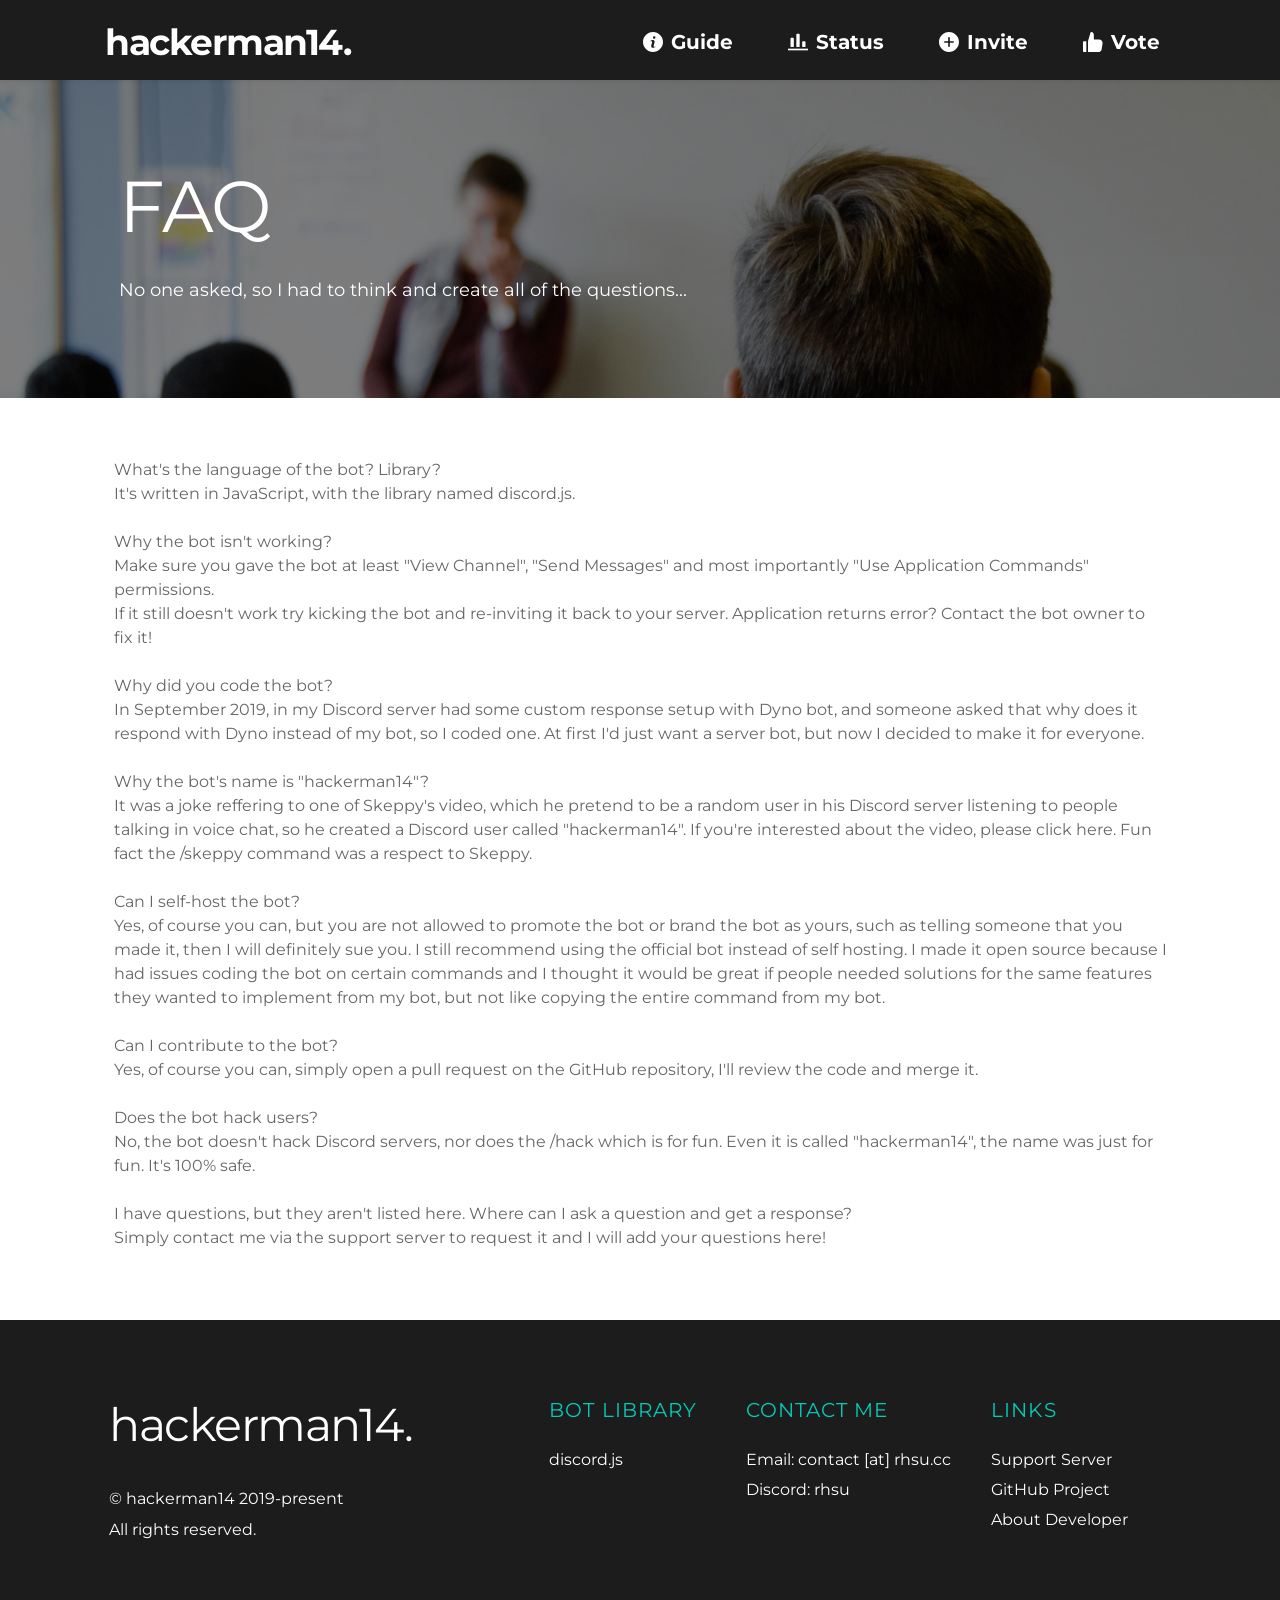
<file: faq.html>
<!DOCTYPE html><html lang="en"><head><meta charset="utf-8" /><meta property="og:site_name" content="hackerman14 Bot" /><meta property="og:type" content="article" /><meta property="og:url" content="/faq" /><meta content="summary_large_image" name="twitter:card" />

        <meta property="og:title" content="FAQ" />
    <meta name="twitter:title" content="FAQ" />

    <meta property="og:description" content="Here&#039;s some common questions you might be asking for with the answer." />
    <meta name="twitter:description" content="Here&#039;s some common questions you might be asking for with the answer." />

                <meta property="og:image" content="assets/img/671a1892465a5f11251a8129c8312c8c.jpg" />
        <meta property="twitter:image" content="assets/img/671a1892465a5f11251a8129c8312c8c.jpg">
    
    <title>FAQ | hackerman14 Bot</title>

    <meta name="description" content="Here&#039;s some common questions you might be asking for with the answer." />


            <link rel="apple-touch-icon-precomposed" href="https://cloud-1de12d.becdn.net/media/iW=180&iH=any/a333692f76204dddaf79dc03dae3fab8.png"/><link rel="apple-touch-icon-precomposed" href="https://cloud-1de12d.becdn.net/media/iW=256&iH=256/a333692f76204dddaf79dc03dae3fab8.png"/><link rel="canonical" href="/faq" /><link rel="icon" href="https://cloud-1de12d.becdn.net/media/iW=32%26iH=any/16ed4a641cb945224e56a2d55d83919b.png" sizes="32x32"/><link rel="icon" href="https://cloud-1de12d.becdn.net/media/iW=192%26iH=any/16ed4a641cb945224e56a2d55d83919b.png" sizes="192x192"/><link href="https://fonts.bunny.net/css?family=Montserrat:100,100italic,200,200italic,300,300italic,regular,italic,500,500italic,600,600italic,700,700italic,800,800italic,900,900italic|Lato:100,100italic,300,300italic,regular,italic,700,700italic,900,900italic&subset=arabic,bengali,cyrillic,cyrillic-ext,devanagari,greek,greek-ext,gujarati,hebrew,khmer,korean,latin-ext,tamil,telugu,thai,vietnamese&display=swap" class="brz-link brz-link-google" type="text/css" rel="stylesheet"/><link class="brz-link brz-link-bunny-fonts-prefetch" rel="dns-prefetch" href="https://fonts.bunny.net"><link class="brz-link brz-link-bunny-fonts-preconnect" rel="preconnect" href="https://fonts.bunny.net" crossorigin><link class="brz-link brz-link-cdn-preconnect" rel="preconnect" href="https://cloud-1de12d.becdn.net" crossorigin><meta name="viewport" content="width=device-width, initial-scale=1"><link href="assets/384680b3e5d999e9d3fe8dcf377a4302.css" class="brz-link brz-link-preview-lib-pro" media="print" onload="this.media='all'" data-brz-group="group-1_2" rel="stylesheet"/><link href="assets/7bad176b866ffd3736f5d04137036730.css" class="brz-link brz-link-preview-pro" media="print" onload="this.media='all'" rel="stylesheet"/><link href="assets/7e89a418bb7f7538a687cc7951016d06.css" class="brz-link brz-link-preview" rel="stylesheet"/><style class="brz-style">.brz .brz-css-d-richtext {width: 100%;mix-blend-mode: normal;}
.brz .brz-css-d-sectionitem-bg {padding: 75px 0px 75px 0px;}
.brz .brz-css-d-sectionitem-bg > .brz-bg {border-radius: 0px;mix-blend-mode: normal;}
.brz .brz-css-d-sectionitem-bg > .brz-bg {border: 0px solid rgba(102,115,141,0);}
.brz .brz-css-d-sectionitem-bg > .brz-bg > .brz-bg-image {background-size: cover;background-repeat: no-repeat;-webkit-mask-image: none;mask-image: none;}
.brz .brz-css-d-sectionitem-bg > .brz-bg > .brz-bg-image {background-image: none;filter: none;display: block;}
.brz .brz-css-d-sectionitem-bg > .brz-bg > .brz-bg-image:after {content: "";background-image: none;}
.brz .brz-css-d-sectionitem-bg > .brz-bg > .brz-bg-color {-webkit-mask-image: none;mask-image: none;}
.brz .brz-css-d-sectionitem-bg > .brz-bg > .brz-bg-color {background-color: rgba(0,0,0,0);background-image: none;}
.brz .brz-css-d-sectionitem-bg > .brz-bg > .brz-bg-map {display: none;}
.brz .brz-css-d-sectionitem-bg > .brz-bg > .brz-bg-map {filter: none;}
.brz .brz-css-d-sectionitem-bg > .brz-bg > .brz-bg-video {display: none;}
.brz .brz-css-d-sectionitem-bg > .brz-bg > .brz-bg-video {filter: none;}
.brz .brz-css-d-sectionitem-bg > .brz-bg > .brz-bg-shape__top {background-size: 100% 100px;height: 100px;transform: scale(1.02) rotateX(0deg) rotateY(0deg);z-index: auto;}
.brz .brz-css-d-sectionitem-bg > .brz-bg > .brz-bg-shape__top::after {background-image: none;-webkit-mask-image: none;background-size: 100% 100px;height: 100px;}
.brz .brz-css-d-sectionitem-bg > .brz-bg > .brz-bg-shape__bottom {background-size: 100% 100px;height: 100px;transform: scale(1.02) rotateX(-180deg) rotateY(-180deg);z-index: auto;}
.brz .brz-css-d-sectionitem-bg > .brz-bg > .brz-bg-shape__bottom::after {background-image: none;-webkit-mask-image: none;background-size: 100% 100px;height: 100px;}
.brz .brz-css-d-sectionitem-bg > .brz-bg > .brz-bg-slideshow  .brz-bg-slideshow-item {display: none;background-position: 50% 50%;}
.brz .brz-css-d-sectionitem-bg > .brz-bg > .brz-bg-slideshow  .brz-bg-slideshow-item {filter: none;}
.brz .brz-css-d-sectionitem-bg > .brz-bg, .brz .brz-css-d-sectionitem-bg > .brz-bg > .brz-bg-image, .brz .brz-css-d-sectionitem-bg > .brz-bg > .brz-bg-map, .brz .brz-css-d-sectionitem-bg > .brz-bg > .brz-bg-color, .brz .brz-css-d-sectionitem-bg > .brz-bg > .brz-bg-video {transition-duration: .5s;transition-property: filter,box-shadow,background,border-radius,border-color;}
@media (min-width:991px) {.brz .brz-css-d-sectionitem-bg > .brz-bg > .brz-bg-image {background-attachment: scroll;}}
@media (max-width:991px) and (min-width:768px) {.brz .brz-css-d-sectionitem-bg {padding: 50px 15px 50px 15px;}}
@media (max-width:767px) {.brz .brz-css-d-sectionitem-bg {padding: 25px 15px 25px 15px;}}
.brz .brz-css-d-sectionheaderitem-container {border: 0px solid transparent;}
@media (min-width:991px) {.brz .brz-css-d-sectionheaderitem-container {max-width: calc(1 * var(--brz-section-container-max-width,1170px));}}
@media (max-width:991px) and (min-width:768px) {.brz .brz-css-d-sectionheaderitem-container {max-width: 100%;}}
@media (max-width:767px) {.brz .brz-css-d-sectionheaderitem-container {max-width: 100%;}}
.brz .brz-css-d-row-row {margin: 0;z-index: auto;align-items: flex-start;}
.brz .brz-css-d-row-row > .brz-bg {border-radius: 0px;max-width: 100%;mix-blend-mode: normal;}
.brz .brz-css-d-row-row > .brz-bg {border: 0px solid rgba(102,115,141,0);box-shadow: none;}
.brz .brz-css-d-row-row > .brz-bg > .brz-bg-image {background-size: cover;background-repeat: no-repeat;-webkit-mask-image: none;mask-image: none;}
.brz .brz-css-d-row-row > .brz-bg > .brz-bg-image {background-image: none;filter: none;display: block;}
.brz .brz-css-d-row-row > .brz-bg > .brz-bg-image:after {content: "";background-image: none;}
.brz .brz-css-d-row-row > .brz-bg > .brz-bg-color {-webkit-mask-image: none;mask-image: none;}
.brz .brz-css-d-row-row > .brz-bg > .brz-bg-color {background-color: rgba(0,0,0,0);background-image: none;}
.brz .brz-css-d-row-row > .brz-bg > .brz-bg-map {display: none;}
.brz .brz-css-d-row-row > .brz-bg > .brz-bg-map {filter: none;}
.brz .brz-css-d-row-row > .brz-bg > .brz-bg-video {display: none;}
.brz .brz-css-d-row-row > .brz-bg > .brz-bg-video {filter: none;}
.brz .brz-css-d-row-row > .brz-row {border: 0px solid transparent;}
.brz .brz-css-d-row-row > .brz-row, .brz .brz-css-d-row-row > .brz-bg > .brz-bg-video, .brz .brz-css-d-row-row > .brz-bg, .brz .brz-css-d-row-row > .brz-bg > .brz-bg-image, .brz .brz-css-d-row-row > .brz-bg > .brz-bg-color {transition-duration: .5s;transition-property: filter,box-shadow,background,border-radius,border-color;}
@media (min-width:991px) {.brz .brz-css-d-row-row {min-height: auto;display: flex;}}
@media (max-width:991px) and (min-width:768px) {.brz .brz-css-d-row-row > .brz-row {flex-direction: row;flex-wrap: wrap;justify-content: flex-start;}}
@media (max-width:991px) and (min-width:768px) {.brz .brz-css-d-row-row {min-height: auto;display: flex;}}
@media (max-width:767px) {.brz .brz-css-d-row-row > .brz-row {flex-direction: row;flex-wrap: wrap;justify-content: flex-start;}}
@media (max-width:767px) {.brz .brz-css-d-row-row {min-height: auto;display: flex;}}
.brz .brz-css-d-row-container {padding: 10px;max-width: 100%;}
@media (max-width:991px) and (min-width:768px) {.brz .brz-css-d-row-container {padding: 0;}}
@media (max-width:767px) {.brz .brz-css-d-row-container {padding: 0;}}
.brz .brz-css-d-column-column {z-index: auto;flex: 1 1 50%;max-width: 50%;justify-content: flex-start;max-height: none;}
.brz .brz-css-d-column-column .brz-columns__scroll-effect {justify-content: flex-start;}
.brz .brz-css-d-column-column > .brz-bg {margin: 0;mix-blend-mode: normal;border-radius: 0px;}
.brz .brz-css-d-column-column > .brz-bg {border: 0px solid rgba(102,115,141,0);box-shadow: none;}
.brz .brz-css-d-column-column > .brz-bg > .brz-bg-image {background-size: cover;background-repeat: no-repeat;-webkit-mask-image: none;mask-image: none;}
.brz .brz-css-d-column-column > .brz-bg > .brz-bg-image {background-image: none;filter: none;display: block;}
.brz .brz-css-d-column-column > .brz-bg > .brz-bg-image:after {content: "";background-image: none;}
.brz .brz-css-d-column-column > .brz-bg > .brz-bg-color {-webkit-mask-image: none;mask-image: none;}
.brz .brz-css-d-column-column > .brz-bg > .brz-bg-color {background-color: rgba(0,0,0,0);background-image: none;}
.brz .brz-css-d-column-column > .brz-bg > .brz-bg-map {display: none;}
.brz .brz-css-d-column-column > .brz-bg > .brz-bg-map {filter: none;}
.brz .brz-css-d-column-column > .brz-bg > .brz-bg-video {display: none;}
.brz .brz-css-d-column-column > .brz-bg > .brz-bg-video {filter: none;}
.brz .brz-css-d-column-column > .brz-bg, .brz .brz-css-d-column-column > .brz-bg > .brz-bg-image, .brz .brz-css-d-column-column > .brz-bg > .brz-bg-color {transition-duration: .5s;transition-property: filter,box-shadow,background,border-radius,border-color;}
@media (max-width:767px) {.brz .brz-css-d-column-column {flex: 1 1 100%;max-width: 100%;}
	.brz .brz-css-d-column-column > .brz-bg {margin: 10px 0px 10px 0px;}}
.brz .brz-css-d-column-bg.brz-column__items {z-index: auto;margin: 0;border: 0px solid transparent;padding: 5px 15px 5px 15px;min-height: 100%;max-height: none;justify-content: inherit;transition-duration: .5s;transition-property: filter,box-shadow,background,border-radius,border-color;}
@media (min-width:991px) {.brz .brz-css-d-column-bg {display: flex;}}
@media (max-width:991px) and (min-width:768px) {.brz .brz-css-d-column-bg {display: flex;}}
@media (max-width:767px) {.brz .brz-css-d-column-bg.brz-column__items {margin: 10px 0px 10px 0px;padding: 0;}}
@media (max-width:767px) {.brz .brz-css-d-column-bg {display: flex;}}
.brz .brz-css-d-spacer {height: 50px;}
.brz .brz-css-d-cloneable {z-index: auto;position: relative;margin: 10px 0px 10px 0px;justify-content: center;padding: 0;gap: 20px 10px;}
@media (min-width:991px) {.brz .brz-css-d-cloneable {position: relative;}
	.brz .brz-css-d-cloneable {display: flex;}}
@media (max-width:991px) and (min-width:768px) {.brz .brz-css-d-cloneable {position: relative;}
	.brz .brz-css-d-cloneable {display: flex;}}
@media (max-width:767px) {.brz .brz-css-d-cloneable {position: relative;}
	.brz .brz-css-d-cloneable {display: flex;}}
.brz .brz-css-d-cloneable-container {justify-content: center;padding: 0;gap: 20px 10px;}
.brz .brz-css-d-button.brz-btn--hover:not(.brz-btn--hover-in), .brz .brz-css-d-button.brz-btn--hover-in:before {background-color: rgba(var(--brz-global-color3),1);background-image: none;}
.brz .brz-css-d-button.brz-btn--hover:not(.brz-btn--hover-in):before, .brz .brz-css-d-button.brz-btn--hover-in {background-color: rgba(var(--brz-global-color3),.8);background-image: none;}
.brz .brz-css-d-button.brz-btn--hover:not(.brz-btn--hover-in), .brz .brz-css-d-button.brz-btn--hover-in:before, .brz .brz-css-d-button.brz-btn--hover:not(.brz-btn--hover-in):before, .brz .brz-css-d-button.brz-btn--hover-in {transition-duration: .6s;}
@media (min-width:991px) {.brz .brz-css-d-button.brz-back-pulse:before {animation-duration: .6s;}}
@media (max-width:991px) and (min-width:768px) {.brz .brz-css-d-button.brz-back-pulse:before {animation-duration: .6s;}}
@media (max-width:767px) {.brz .brz-css-d-button.brz-back-pulse:before {animation-duration: .6s;}}
.brz .brz-css-d-button-bg.brz-btn {font-family: var(--brz-buttonfontfamily,initial);font-weight: var(--brz-buttonfontweight,initial);font-weight: var(--brz-buttonbold,initial);font-size: var(--brz-buttonfontsize,initial);line-height: var(--brz-buttonlineheight,initial);letter-spacing: var(--brz-buttonletterspacing,initial);font-variation-settings: var(--brz-buttonfontvariation,initial);font-style: var(--brz-buttonitalic,initial);text-decoration: var(--brz-buttontextdecoration,initial) !important;text-transform: var(--brz-buttontexttransform,initial) !important;border-radius: 0;flex-flow: row-reverse nowrap;padding: 14px 42px 14px 42px;padding: 14px 42px;width: auto;}
.brz .brz-css-d-button-bg.brz-btn {color: rgba(var(--brz-global-color8),1);border: 2px solid rgba(var(--brz-global-color3),1);box-shadow: none;}
.brz .brz-css-d-button-bg.brz-btn:not(.brz-btn--hover) {background-color: rgba(var(--brz-global-color3),1);background-image: none;}
.brz .brz-css-d-button-bg.brz-btn .brz-icon-svg-custom {background-color: rgba(var(--brz-global-color8),1);}
.brz .brz-css-d-button-bg.brz-btn.brz-btn-submit {color: rgba(var(--brz-global-color8),1);background-color: rgba(var(--brz-global-color3),1);background-image: none;}
.brz .brz-css-d-button-bg:after {height: unset;}
.brz .brz-css-d-button-bg .brz-btn--story-container {border: 2px solid rgba(var(--brz-global-color3),1);flex-flow: row-reverse nowrap;border-radius: 0;}
.brz .brz-css-d-button-bg .brz-btn--story-container:after {height: unset;}
.brz .brz-css-d-button-bg.brz-btn, .brz .brz-css-d-button-bg.brz-btn .brz-icon-svg-custom, .brz .brz-css-d-button-bg.brz-btn.brz-btn-submit {transition-duration: .5s;transition-property: filter,color,background,border-color,box-shadow;}
@media (min-width:991px) {.brz .brz-css-d-button-bg.brz-btn:not(.brz-btn--hover):hover {background-color: rgba(var(--brz-global-color3),.8);}
	.brz .brz-css-d-button-bg.brz-btn.brz-btn-submit:hover {background-color: rgba(var(--brz-global-color3),.8);}}
@media (max-width:991px) and (min-width:768px) {.brz .brz-css-d-button-bg.brz-btn {font-weight: var(--brz-buttontabletfontweight,initial);font-weight: var(--brz-buttontabletbold,initial);font-size: var(--brz-buttontabletfontsize,initial);line-height: var(--brz-buttontabletlineheight,initial);letter-spacing: var(--brz-buttontabletletterspacing,initial);font-variation-settings: var(--brz-buttontabletfontvariation,initial);font-style: var(--brz-buttontabletitalic,initial);text-decoration: var(--brz-buttontablettextdecoration,initial) !important;text-transform: var(--brz-buttontablettexttransform,initial) !important;padding: 11px 26px 11px 26px;padding: 11px 26px;width: auto;}}
@media (max-width:767px) {.brz .brz-css-d-button-bg.brz-btn {font-weight: var(--brz-buttonmobilefontweight,initial);font-weight: var(--brz-buttonmobilebold,initial);font-size: var(--brz-buttonmobilefontsize,initial);line-height: var(--brz-buttonmobilelineheight,initial);letter-spacing: var(--brz-buttonmobileletterspacing,initial);font-variation-settings: var(--brz-buttonmobilefontvariation,initial);font-style: var(--brz-buttonmobileitalic,initial);text-decoration: var(--brz-buttonmobiletextdecoration,initial) !important;text-transform: var(--brz-buttonmobiletexttransform,initial) !important;padding: 11px 26px 11px 26px;padding: 11px 26px;width: auto;}}
.brz .brz-css-d-menu-menu-container .brz-mm-menu__icon {transition-duration: .5s;transition-property: filter,color,background,border-color,box-shadow;}
@media (min-width:991px) {.brz .brz-css-d-menu-menu-container .brz-mm-menu__icon {display: none;width: 18px;}
	.brz .brz-css-d-menu-menu-container .brz-mm-menu__icon {color: rgba(51,51,51,1);}
	.brz .brz-css-d-menu-menu-container .brz-menu {display: flex;}}
@media (max-width:991px) and (min-width:768px) {.brz .brz-css-d-menu-menu-container .brz-mm-menu__icon {display: flex;width: 18px;}
	.brz .brz-css-d-menu-menu-container .brz-mm-menu__icon {color: rgba(51,51,51,1);}
	.brz .brz-css-d-menu-menu-container .brz-menu {display: none;}}
@media (max-width:767px) {.brz .brz-css-d-menu-menu-container .brz-mm-menu__icon {display: flex;width: 18px;}
	.brz .brz-css-d-menu-menu-container .brz-mm-menu__icon {color: rgba(51,51,51,1);}
	.brz .brz-css-d-menu-menu-container .brz-menu {display: none;}}
.brz .brz-css-d-menu-menu > .brz-menu__ul {font-family: var(--brz-buttonfontfamily,initial);display: flex;flex-wrap: wrap;justify-content: inherit;align-items: center;max-width: none;margin: 0px -5px 0px -5px;}
.brz .brz-css-d-menu-menu > .brz-menu__ul {color: rgba(0,0,0,1);}
.brz .brz-css-d-menu-menu > .brz-menu__ul > .brz-menu__item > .brz-a {flex-flow: row nowrap;padding: 0px 5px 0px 5px;}
.brz .brz-css-d-menu-menu > .brz-menu__ul > .brz-menu__item > .brz-a {color: rgba(0,0,0,1);background-color: rgba(255,255,255,0);}
.brz .brz-css-d-menu-menu > .brz-menu__ul > .brz-menu__item.brz-menu__item--opened > .brz-a {color: rgba(0,0,0,1);background-color: rgba(255,255,255,0);}
.brz .brz-css-d-menu-menu > .brz-menu__ul > .brz-menu__item.brz-menu__item--opened {color: rgba(0,0,0,1);background-color: transparent;border: 0px solid rgba(85,85,85,1);}
.brz .brz-css-d-menu-menu > .brz-menu__ul > .brz-menu__item.brz-menu__item--current:not(.brz-menu__item.brz-menu__item--current:active) {color: rgba(0,0,0,1);background-color: rgba(255,255,255,0);border: 0px solid rgba(85,85,85,1);}
.brz .brz-css-d-menu-menu > .brz-menu__ul > .brz-menu__item.brz-menu__item--current > .brz-a:not(.brz-a:active) {color: rgba(0,0,0,1);background-color: rgba(255,255,255,0);}
.brz .brz-css-d-menu-menu > .brz-menu__ul > .brz-menu__item > .brz-a > .brz-icon-svg {margin: 0;margin-inline-end: 15px;}
.brz .brz-css-d-menu-menu > .brz-menu__ul > .brz-menu__item > .brz-a > .brz-icon-svg.brz-icon-svg-custom {background-color: rgba(0,0,0,1);}
.brz .brz-css-d-menu-menu > .brz-menu__ul > .brz-menu__item.brz-menu__item--current > .brz-a:not(.brz-a:active) > .brz-icon-svg.brz-icon-svg-custom {background-color: rgba(0,0,0,1);}
.brz .brz-css-d-menu-menu > .brz-menu__ul > .brz-menu__item.brz-menu__item--current:not(.brz-menu__item.brz-menu__item--current:active) > .brz-icon-svg.brz-icon-svg-custom {background-color: rgba(0,0,0,1);}
.brz .brz-css-d-menu-menu > .brz-menu__ul > .brz-menu__item {border-radius: 0px;}
.brz .brz-css-d-menu-menu > .brz-menu__ul > .brz-menu__item {color: rgba(0,0,0,1);background-color: transparent;border: 0px solid rgba(85,85,85,1);}
.brz .brz-css-d-menu-menu > .brz-menu__ul > .brz-menu__item > a {border-radius: 0px;}
.brz .brz-css-d-menu-menu > .brz-menu__ul > .brz-menu__item-dropdown .brz-menu__sub-menu {font-family: var(--brz-buttonfontfamily,initial);border-radius: 0px;}
.brz .brz-css-d-menu-menu > .brz-menu__ul > .brz-menu__item-dropdown .brz-menu__sub-menu {color: rgba(255,255,255,1);background-color: rgba(51,51,51,1);box-shadow: none;}
.brz .brz-css-d-menu-menu > .brz-menu__ul > .brz-menu__item-dropdown .brz-menu__sub-menu .brz-menu__item > .brz-a {flex-flow: row nowrap;}
.brz .brz-css-d-menu-menu > .brz-menu__ul > .brz-menu__item-dropdown .brz-menu__sub-menu .brz-a:hover {color: rgba(255,255,255,1);}
.brz .brz-css-d-menu-menu > .brz-menu__ul > .brz-menu__item-dropdown .brz-menu__sub-menu .brz-a > .brz-icon-svg {margin: 0;margin-inline-end: 15px;font-size: 12px;}
.brz .brz-css-d-menu-menu > .brz-menu__ul > .brz-menu__item-dropdown .brz-menu__sub-menu > .brz-menu__item.brz-menu__item--current > .brz-a {color: rgba(255,255,255,1);}
.brz .brz-css-d-menu-menu > .brz-menu__ul > .brz-menu__item-dropdown .brz-menu__sub-menu > .brz-menu__item.brz-menu__item--current {background-color: rgba(51,51,51,1);}
.brz .brz-css-d-menu-menu > .brz-menu__ul > .brz-menu__item-dropdown .brz-menu__sub-menu > .brz-menu__item.brz-menu__item--current:hover {background-color: rgba(51,51,51,1);}
.brz .brz-css-d-menu-menu > .brz-menu__ul > .brz-menu__item-dropdown > .brz-menu__item--current .brz-menu__sub-menu {box-shadow: none;}
.brz .brz-css-d-menu-menu > .brz-menu__ul > .brz-menu__item-dropdown .brz-menu__sub-menu > .brz-menu__item > .brz-a > .brz-icon-svg.brz-icon-svg-custom {background-color: rgba(255,255,255,1);}
.brz .brz-css-d-menu-menu > .brz-menu__ul > .brz-menu__item-dropdown .brz-menu__sub-menu > .brz-menu__item:not(.brz-menu__item.brz-menu__item--current) > .brz-a > .brz-icon-svg.brz-icon-svg-custom {background-color: rgba(255,255,255,1);}
.brz .brz-css-d-menu-menu > .brz-menu__ul > .brz-menu__item-dropdown .brz-menu__sub-menu > .brz-menu__item.brz-menu__item--current > .brz-a > .brz-icon-svg.brz-icon-svg-custom {background-color: rgba(255,255,255,1);}
.brz .brz-css-d-menu-menu > .brz-menu__ul > .brz-menu__item-dropdown .brz-menu__item {background-color: rgba(51,51,51,1);color: rgba(255,255,255,1);}
.brz .brz-css-d-menu-menu > .brz-menu__ul > .brz-menu__item-dropdown .brz-menu__sub-menu .brz-menu__item-dropdown .brz-a:hover:after {border-color: rgba(255,255,255,1);}
.brz .brz-css-d-menu-menu > .brz-menu__ul > .brz-menu__item-dropdown .brz-menu__sub-menu > .brz-menu__item {border-bottom: 1px solid rgba(85,85,85,1);}
.brz .brz-css-d-menu-menu .brz-menu__item-dropdown .brz-menu__item, .brz .brz-css-d-menu-menu .brz-menu__sub-menu .brz-menu__item-dropdown .brz-a:after, .brz .brz-css-d-menu-menu .brz-menu__sub-menu > .brz-menu__item.brz-menu__item--current > .brz-a > .brz-icon-svg.brz-icon-svg-custom, .brz .brz-css-d-menu-menu .brz-menu__sub-menu > .brz-menu__item:not(.brz-menu__item.brz-menu__item--current) > .brz-a > .brz-icon-svg.brz-icon-svg-custom, .brz .brz-css-d-menu-menu .brz-menu__sub-menu > .brz-menu__item > .brz-a > .brz-icon-svg.brz-icon-svg-custom, .brz .brz-css-d-menu-menu .brz-menu__item--current .brz-menu__sub-menu, .brz .brz-css-d-menu-menu .brz-menu__sub-menu > .brz-menu__item.brz-menu__item--current, .brz .brz-css-d-menu-menu .brz-menu__ul, .brz .brz-css-d-menu-menu .brz-menu__ul > .brz-menu__item > .brz-a, .brz .brz-css-d-menu-menu .brz-menu__ul > .brz-menu__item.brz-menu__item--opened > .brz-a, .brz .brz-css-d-menu-menu .brz-menu__ul > .brz-menu__item.brz-menu__item--opened, .brz .brz-css-d-menu-menu .brz-menu__ul > .brz-menu__item.brz-menu__item--current:not(.brz-menu__item.brz-menu__item--current:active), .brz .brz-css-d-menu-menu .brz-menu__ul > .brz-menu__item.brz-menu__item--current > .brz-a:not(.brz-a:active), .brz .brz-css-d-menu-menu .brz-menu__ul > .brz-menu__item > .brz-a > .brz-icon-svg.brz-icon-svg-custom, .brz .brz-css-d-menu-menu .brz-menu__ul > .brz-menu__item.brz-menu__item--current > .brz-a:not(.brz-a:active) > .brz-icon-svg.brz-icon-svg-custom, .brz .brz-css-d-menu-menu .brz-menu__ul > .brz-menu__item.brz-menu__item--current:not(.brz-menu__item.brz-menu__item--current:active) > .brz-icon-svg.brz-icon-svg-custom, .brz .brz-css-d-menu-menu .brz-menu__ul > .brz-menu__item, .brz .brz-css-d-menu-menu .brz-menu__sub-menu, .brz .brz-css-d-menu-menu:hover .brz-menu__sub-menu .brz-a, .brz .brz-css-d-menu-menu .brz-menu__sub-menu > .brz-menu__item.brz-menu__item--current > .brz-a, .brz .brz-css-d-menu-menu .brz-menu__sub-menu > .brz-menu__item.brz-menu__item--current {transition-duration: .5s;transition-property: filter,color,background,border-color,box-shadow;}
@media (min-width:991px) {.brz .brz-css-d-menu-menu > .brz-menu__ul {font-size: var(--brz-buttonfontsize,initial);font-weight: var(--brz-buttonfontweight,initial);font-weight: var(--brz-buttonbold,initial);line-height: var(--brz-buttonlineheight,initial);letter-spacing: var(--brz-buttonletterspacing,initial);font-variation-settings: var(--brz-buttonfontvariation,initial);font-style: var(--brz-buttonitalic,initial);text-decoration: var(--brz-buttontextdecoration,initial) !important;text-transform: var(--brz-buttontexttransform,initial) !important;}
	.brz .brz-css-d-menu-menu > .brz-menu__ul > .brz-menu__item > .brz-a > .brz-icon-svg {font-size: 12px;}
	.brz .brz-css-d-menu-menu > .brz-menu__ul > .brz-menu__item {padding-top: 0px;padding-bottom: 0px;margin-right: 5px;margin-left: 5px;}
	.brz .brz-css-d-menu-menu > .brz-menu__ul > .brz-menu__item-dropdown .brz-menu__sub-menu {font-size: var(--brz-buttonfontsize,initial);font-weight: var(--brz-buttonfontweight,initial);font-weight: var(--brz-buttonbold,initial);line-height: var(--brz-buttonlineheight,initial);letter-spacing: var(--brz-buttonletterspacing,initial);font-variation-settings: var(--brz-buttonfontvariation,initial);font-style: var(--brz-buttonitalic,initial);text-decoration: var(--brz-buttontextdecoration,initial) !important;text-transform: var(--brz-buttontexttransform,initial) !important;position: absolute;top: 0;width: 305px;}
	.brz .brz-css-d-menu-menu > .brz-menu__ul > .brz-menu__item-dropdown [data-popper-placement='left-start'] {inset-inline-end: calc(100% + 5px);}
	.brz .brz-css-d-menu-menu > .brz-menu__ul > .brz-menu__item-dropdown [data-popper-placement='right-start'] {inset-inline-start: calc(100% + 5px);}
	.brz .brz-css-d-menu-menu > .brz-menu__ul > .brz-menu__item-dropdown > .brz-menu__sub-menu {top: calc(100% + 5px);width: 300px;}
	.brz .brz-css-d-menu-menu > .brz-menu__ul > .brz-menu__item-dropdown > [data-popper-placement='left-start'] {right: 0;}
	.brz .brz-css-d-menu-menu > .brz-menu__ul > .brz-menu__item-dropdown > [data-popper-placement='right-start'] {inset-inline-start: 0;}
	.brz .brz-css-d-menu-menu > .brz-menu__ul > .brz-menu__item-mega-menu .brz-mega-menu__dropdown {display: none;}}
@media (max-width:991px) and (min-width:768px) {.brz .brz-css-d-menu-menu > .brz-menu__ul {font-size: var(--brz-buttontabletfontsize,initial);font-weight: var(--brz-buttontabletfontweight,initial);font-weight: var(--brz-buttontabletbold,initial);line-height: var(--brz-buttontabletlineheight,initial);letter-spacing: var(--brz-buttontabletletterspacing,initial);font-variation-settings: var(--brz-buttontabletfontvariation,initial);font-style: var(--brz-buttontabletitalic,initial);text-decoration: var(--brz-buttontablettextdecoration,initial) !important;text-transform: var(--brz-buttontablettexttransform,initial) !important;}
	.brz .brz-css-d-menu-menu > .brz-menu__ul > .brz-menu__item > .brz-a > .brz-icon-svg {font-size: 12px;}
	.brz .brz-css-d-menu-menu > .brz-menu__ul > .brz-menu__item {padding-top: 0px;padding-bottom: 0px;margin-right: 5px;margin-left: 5px;}
	.brz .brz-css-d-menu-menu > .brz-menu__ul > .brz-menu__item-dropdown .brz-menu__sub-menu {font-size: var(--brz-buttontabletfontsize,initial);font-weight: var(--brz-buttontabletfontweight,initial);font-weight: var(--brz-buttontabletbold,initial);line-height: var(--brz-buttontabletlineheight,initial);letter-spacing: var(--brz-buttontabletletterspacing,initial);font-variation-settings: var(--brz-buttontabletfontvariation,initial);font-style: var(--brz-buttontabletitalic,initial);text-decoration: var(--brz-buttontablettextdecoration,initial) !important;text-transform: var(--brz-buttontablettexttransform,initial) !important;position: absolute;top: 0;width: 305px;}
	.brz .brz-css-d-menu-menu > .brz-menu__ul > .brz-menu__item-dropdown > .brz-menu__sub-menu {top: calc(100% + 5px);width: 300px;}
	.brz .brz-css-d-menu-menu > .brz-menu__ul > .brz-menu__item-dropdown > [data-popper-placement='left-start'] {right: 0;}
	.brz .brz-css-d-menu-menu > .brz-menu__ul > .brz-menu__item-dropdown > [data-popper-placement='right-start'] {inset-inline-start: 0;}
	.brz .brz-css-d-menu-menu > .brz-menu__ul > .brz-menu__item-dropdown .brz-menu__sub-menu .brz-menu__item-dropdown > .brz-a:after {border-right-style: solid;border-left-style: none;}
	.brz .brz-css-d-menu-menu > .brz-menu__ul > .brz-menu__item-dropdown .brz-menu__sub-menu .brz-menu__item-dropdown .brz-menu__sub-menu {position: relative;top: auto;inset-inline-start: auto;transform: translate(0,0);height: 0;overflow: hidden;}
	.brz .brz-css-d-menu-menu > .brz-menu__ul > .brz-menu__item-dropdown .brz-menu__sub-menu .brz-menu__item--opened > .brz-menu__sub-menu {height: auto;width: 100%;left: auto;right: auto;}
	.brz .brz-css-d-menu-menu.brz-menu__preview > .brz-menu__ul > .brz-menu__item-dropdown .brz-menu__sub-menu .brz-menu__item > .brz-menu__sub-menu {height: auto;width: 100%;left: auto;right: auto;}
	.brz .brz-css-d-menu-menu > .brz-menu__ul > .brz-menu__item-mega-menu .brz-mega-menu__dropdown {display: none;}}
@media (max-width:767px) {.brz .brz-css-d-menu-menu > .brz-menu__ul {font-size: var(--brz-buttonmobilefontsize,initial);font-weight: var(--brz-buttonmobilefontweight,initial);font-weight: var(--brz-buttonmobilebold,initial);line-height: var(--brz-buttonmobilelineheight,initial);letter-spacing: var(--brz-buttonmobileletterspacing,initial);font-variation-settings: var(--brz-buttonmobilefontvariation,initial);font-style: var(--brz-buttonmobileitalic,initial);text-decoration: var(--brz-buttonmobiletextdecoration,initial) !important;text-transform: var(--brz-buttonmobiletexttransform,initial) !important;}
	.brz .brz-css-d-menu-menu > .brz-menu__ul > .brz-menu__item > .brz-a > .brz-icon-svg {font-size: 12px;}
	.brz .brz-css-d-menu-menu > .brz-menu__ul > .brz-menu__item {padding-top: 0px;padding-bottom: 0px;margin-right: 5px;margin-left: 5px;}
	.brz .brz-css-d-menu-menu > .brz-menu__ul > .brz-menu__item-dropdown .brz-menu__sub-menu {font-size: var(--brz-buttonmobilefontsize,initial);font-weight: var(--brz-buttonmobilefontweight,initial);font-weight: var(--brz-buttonmobilebold,initial);line-height: var(--brz-buttonmobilelineheight,initial);letter-spacing: var(--brz-buttonmobileletterspacing,initial);font-variation-settings: var(--brz-buttonmobilefontvariation,initial);font-style: var(--brz-buttonmobileitalic,initial);text-decoration: var(--brz-buttonmobiletextdecoration,initial) !important;text-transform: var(--brz-buttonmobiletexttransform,initial) !important;position: absolute;top: 0;width: 305px;}
	.brz .brz-css-d-menu-menu > .brz-menu__ul > .brz-menu__item-dropdown > .brz-menu__sub-menu {top: calc(100% + 5px);width: 300px;}
	.brz .brz-css-d-menu-menu > .brz-menu__ul > .brz-menu__item-dropdown > [data-popper-placement='left-start'] {right: 0;}
	.brz .brz-css-d-menu-menu > .brz-menu__ul > .brz-menu__item-dropdown > [data-popper-placement='right-start'] {inset-inline-start: 0;}
	.brz .brz-css-d-menu-menu > .brz-menu__ul > .brz-menu__item-dropdown .brz-menu__sub-menu .brz-menu__item-dropdown > .brz-a:after {border-right-style: solid;border-left-style: none;}
	.brz .brz-css-d-menu-menu > .brz-menu__ul > .brz-menu__item-dropdown .brz-menu__sub-menu .brz-menu__item-dropdown .brz-menu__sub-menu {position: relative;top: auto;inset-inline-start: auto;transform: translate(0,0);height: 0;overflow: hidden;}
	.brz .brz-css-d-menu-menu > .brz-menu__ul > .brz-menu__item-dropdown .brz-menu__sub-menu .brz-menu__item--opened > .brz-menu__sub-menu {height: auto;width: 100%;left: auto;right: auto;}
	.brz .brz-css-d-menu-menu.brz-menu__preview > .brz-menu__ul > .brz-menu__item-dropdown .brz-menu__sub-menu .brz-menu__item > .brz-menu__sub-menu {height: auto;width: 100%;left: auto;right: auto;}
	.brz .brz-css-d-menu-menu > .brz-menu__ul > .brz-menu__item-mega-menu .brz-mega-menu__dropdown {display: block;}}
.brz .brz-css-d-menu-mmenu .brz-mm-navbar .brz-mm-close {font-size: 16px;margin: 0;padding: 10px 15px 10px 10px;}
.brz .brz-css-d-menu-mmenu .brz-mm-navbar .brz-mm-close {color: rgba(255,255,255,1);background-color: #333;}
.brz .brz-css-d-menu-mmenu .brz-menu__item {font-family: var(--brz-buttonfontfamily,initial);}
.brz .brz-css-d-menu-mmenu .brz-menu__item {color: rgba(255,255,255,1);border-color: rgba(85,85,85,1);}
.brz nav.brz-mm-menu.brz-css-d-menu-mmenu {background-color: rgba(51,51,51,.8);}
.brz .brz-css-d-menu-mmenu.brz-mm-menu .brz-menu__item .brz-mm-listitem__text {padding: 10px 20px 10px 20px;flex-flow: row nowrap;}
.brz .brz-css-d-menu-mmenu .brz-menu__item:hover > .brz-mm-listitem__text {color: rgba(255,255,255,1);}
.brz .brz-css-d-menu-mmenu .brz-menu__item .brz-mm-menu__item__icon.brz-icon-svg-custom {background-color: rgba(255,255,255,1);}
.brz .brz-css-d-menu-mmenu .brz-mm-navbar {color: rgba(255,255,255,1);}
.brz .brz-css-d-menu-mmenu .brz-menu__item.brz-mm-listitem_opened {color: rgba(255,255,255,1);}
.brz .brz-css-d-menu-mmenu.brz-mm-menu.brz-mm-menu_theme-dark.brz-mm-menu_opened .brz-mm-panels {background-image: none;}
.brz .brz-css-d-menu-mmenu.brz-mm-menu.brz-mm-menu_theme-dark .brz-mm-panels, .brz .brz-css-d-menu-mmenu .brz-mm-panels > .brz-mm-panel:before {background-image: none;background-color: rgba(51,51,51,.8);}
.brz .brz-css-d-menu-mmenu.brz-mm-menu.brz-mm-menu_theme-dark .brz-mm-panels, .brz .brz-css-d-menu-mmenu .brz-mm-panels > .brz-mm-panel {background-color: rgba(51,51,51,.8);}
.brz .brz-css-d-menu-mmenu .brz-mm-panels > .brz-mm-panel {background-image: none;background-color: rgba(51,51,51,.8);}
.brz .brz-css-d-menu-mmenu.brz-mm-menu.brz-mm-menu_theme-dark .brz-mm-navbar.brz-mm-listitem .brz-mm-listitem_opened > .brz-mm-listitem__text:after {border-color: rgba(85,85,85,1);}
.brz .brz-css-d-menu-mmenu .brz-mm-listitem {border-color: rgba(85,85,85,1);}
.brz .brz-css-d-menu-mmenu  .brz-menu__item.brz-menu__item--current:not(.brz-menu__item.brz-menu__item--current:active) {color: rgba(255,255,255,1);}
.brz .brz-css-d-menu-mmenu .brz-menu__item.brz-menu__item--current:not(brz-menu__item.brz-menu__item--current:active):hover > .brz-mm-listitem__text {color: rgba(255,255,255,1);}
.brz .brz-css-d-menu-mmenu  .brz-menu__item.brz-menu__item--current:not(brz-menu__item.brz-menu__item--current:active) > .brz-mm-listitem__text > .brz-icon-svg.brz-icon-svg-custom {background-color: rgba(255,255,255,1);}
.brz .brz-css-d-menu-mmenu .brz-mm-listitem, .brz .brz-css-d-menu-mmenu.brz-mm-menu.brz-mm-menu_theme-dark .brz-mm-navbar.brz-mm-listitem .brz-mm-listitem_opened > .brz-mm-listitem__text:after, .brz .brz-css-d-menu-mmenu .brz-menu__item, .brz .brz-css-d-menu-mmenu.brz-mm-menu.brz-mm-menu_theme-dark .brz-mm-panels, .brz .brz-css-d-menu-mmenu .brz-mm-panels > .brz-mm-panel, .brz .brz-css-d-menu-mmenu.brz-mm-menu.brz-mm-menu_theme-dark .brz-mm-panels, .brz .brz-css-d-menu-mmenu .brz-mm-panels > .brz-mm-panel:before, .brz .brz-css-d-menu-mmenu .brz-menu__item.brz-mm-listitem_opened, .brz .brz-css-d-menu-mmenu .brz-mm-navbar, .brz nav.brz-mm-menu.brz-css-d-menu-mmenu, .brz .brz-css-d-menu-mmenu .brz-menu__item > .brz-mm-listitem__text, .brz .brz-css-d-menu-mmenu .brz-menu__item .brz-mm-menu__item__icon.brz-icon-svg-custom {transition-duration: .5s;transition-property: filter,color,background,border-color,box-shadow;}
@media (min-width:991px) {.brz .brz-css-d-menu-mmenu .brz-mm-navbar .brz-mm-close {transition-duration: .3s;}
	.brz .brz-css-d-menu-mmenu .brz-menu__item {font-size: var(--brz-buttonfontsize,initial);font-weight: var(--brz-buttonfontweight,initial);font-weight: var(--brz-buttonbold,initial);line-height: var(--brz-buttonlineheight,initial);letter-spacing: var(--brz-buttonletterspacing,initial);font-variation-settings: var(--brz-buttonfontvariation,initial);font-style: var(--brz-buttonitalic,initial);text-decoration: var(--brz-buttontextdecoration,initial) !important;text-transform: var(--brz-buttontexttransform,initial) !important;}
	.brz .brz-css-d-menu-mmenu .brz-menu__item .brz-a {justify-content: flex-start;text-align: start;}
	.brz .brz-css-d-menu-mmenu .brz-mm-menu__item__icon {margin: 0 15px 0 0;font-size: 12px;}
	.brz .brz-css-d-menu-mmenu .brz-mm-navbar {font-family: var(--brz-buttonfontfamily,initial);font-size: var(--brz-buttonfontsize,initial);font-weight: var(--brz-buttonfontweight,initial);font-weight: var(--brz-buttonbold,initial);line-height: var(--brz-buttonlineheight,initial);letter-spacing: var(--brz-buttonletterspacing,initial);font-variation-settings: var(--brz-buttonfontvariation,initial);font-style: var(--brz-buttonitalic,initial);text-decoration: var(--brz-buttontextdecoration,initial) !important;text-transform: var(--brz-buttontexttransform,initial) !important;border-color: rgba(85,85,85,1);}
	.brz .brz-css-d-menu-mmenu.brz-mm-menu .brz-mm-listitem_vertical .brz-mm-btn_next {height: calc(var(--brz-buttonlineheight,initial) * var(--brz-buttonfontsize,initial) + 10px + 10px);padding-right: 20px;}}
@media (max-width:991px) and (min-width:768px) {.brz .brz-css-d-menu-mmenu .brz-mm-navbar .brz-mm-close {transition-duration: .3s;}
	.brz .brz-css-d-menu-mmenu .brz-menu__item {font-size: var(--brz-buttontabletfontsize,initial);font-weight: var(--brz-buttontabletfontweight,initial);font-weight: var(--brz-buttontabletbold,initial);line-height: var(--brz-buttontabletlineheight,initial);letter-spacing: var(--brz-buttontabletletterspacing,initial);font-variation-settings: var(--brz-buttontabletfontvariation,initial);font-style: var(--brz-buttontabletitalic,initial);text-decoration: var(--brz-buttontablettextdecoration,initial) !important;text-transform: var(--brz-buttontablettexttransform,initial) !important;}
	.brz .brz-css-d-menu-mmenu .brz-menu__item .brz-a {justify-content: flex-start;text-align: start;}
	.brz .brz-css-d-menu-mmenu .brz-mm-menu__item__icon {margin: 0 15px 0 0;font-size: 12px;}
	.brz .brz-css-d-menu-mmenu .brz-mm-navbar {font-family: var(--brz-buttonfontfamily,initial);font-size: var(--brz-buttontabletfontsize,initial);font-weight: var(--brz-buttontabletfontweight,initial);font-weight: var(--brz-buttontabletbold,initial);line-height: var(--brz-buttontabletlineheight,initial);letter-spacing: var(--brz-buttontabletletterspacing,initial);font-variation-settings: var(--brz-buttontabletfontvariation,initial);font-style: var(--brz-buttontabletitalic,initial);text-decoration: var(--brz-buttontablettextdecoration,initial) !important;text-transform: var(--brz-buttontablettexttransform,initial) !important;border-color: rgba(85,85,85,1);}
	.brz .brz-css-d-menu-mmenu.brz-mm-menu .brz-mm-listitem_vertical .brz-mm-btn_next {height: calc(var(--brz-buttontabletlineheight,initial) * var(--brz-buttontabletfontsize,initial) + 10px + 10px);padding-right: 20px;}}
@media (max-width:767px) {.brz .brz-css-d-menu-mmenu .brz-mm-navbar .brz-mm-close {transition-duration: .3s;}
	.brz .brz-css-d-menu-mmenu .brz-menu__item {font-size: var(--brz-buttonmobilefontsize,initial);font-weight: var(--brz-buttonmobilefontweight,initial);font-weight: var(--brz-buttonmobilebold,initial);line-height: var(--brz-buttonmobilelineheight,initial);letter-spacing: var(--brz-buttonmobileletterspacing,initial);font-variation-settings: var(--brz-buttonmobilefontvariation,initial);font-style: var(--brz-buttonmobileitalic,initial);text-decoration: var(--brz-buttonmobiletextdecoration,initial) !important;text-transform: var(--brz-buttonmobiletexttransform,initial) !important;}
	.brz .brz-css-d-menu-mmenu .brz-menu__item .brz-a {justify-content: flex-start;text-align: start;}
	.brz .brz-css-d-menu-mmenu .brz-mm-menu__item__icon {margin: 0 15px 0 0;font-size: 12px;}
	.brz .brz-css-d-menu-mmenu .brz-mm-navbar {font-family: var(--brz-buttonfontfamily,initial);font-size: var(--brz-buttonmobilefontsize,initial);font-weight: var(--brz-buttonmobilefontweight,initial);font-weight: var(--brz-buttonmobilebold,initial);line-height: var(--brz-buttonmobilelineheight,initial);letter-spacing: var(--brz-buttonmobileletterspacing,initial);font-variation-settings: var(--brz-buttonmobilefontvariation,initial);font-style: var(--brz-buttonmobileitalic,initial);text-decoration: var(--brz-buttonmobiletextdecoration,initial) !important;text-transform: var(--brz-buttonmobiletexttransform,initial) !important;border-color: rgba(85,85,85,1);}
	.brz .brz-css-d-menu-mmenu.brz-mm-menu .brz-mm-listitem_vertical .brz-mm-btn_next {height: calc(var(--brz-buttonmobilelineheight,initial) * var(--brz-buttonmobilefontsize,initial) + 10px + 10px);padding-right: 20px;}}
@media (min-width:991px) {.brz .brz-css-d-sectionheader {display: block;}}
@media (max-width:991px) and (min-width:768px) {.brz .brz-css-d-sectionheader {display: block;}}
@media (max-width:767px) {.brz .brz-css-d-sectionheader {display: block;}}
.brz .brz-css-d-sectionheaderitem {padding: 75px 0px 75px 0px;margin: 0;}
.brz .brz-css-d-sectionheaderitem > .brz-bg {border-radius: 0px;}
.brz .brz-css-d-sectionheaderitem > .brz-bg {border: 0px solid rgba(102,115,141,0);}
.brz .brz-css-d-sectionheaderitem > .brz-bg:after {box-shadow: none;}
.brz .brz-css-d-sectionheaderitem > .brz-bg > .brz-bg-image {-webkit-mask-image: none;mask-image: none;background-size: cover;background-repeat: no-repeat;}
.brz .brz-css-d-sectionheaderitem > .brz-bg > .brz-bg-image {background-image: none;filter: none;}
.brz .brz-css-d-sectionheaderitem > .brz-bg > .brz-bg-image:after {content: "";background-image: none;}
.brz .brz-css-d-sectionheaderitem > .brz-bg > .brz-bg-color {-webkit-mask-image: none;mask-image: none;}
.brz .brz-css-d-sectionheaderitem > .brz-bg > .brz-bg-color {background-color: rgba(0,0,0,0);background-image: none;}
.brz .brz-css-d-sectionheaderitem > .brz-bg > .brz-bg-shape__top {background-size: 100% 100px;height: 100px;transform: scale(1.02) rotateX(0deg) rotateY(0deg);z-index: auto;}
.brz .brz-css-d-sectionheaderitem > .brz-bg > .brz-bg-shape__top::after {background-image: none;-webkit-mask-image: none;background-size: 100% 100px;height: 100px;}
.brz .brz-css-d-sectionheaderitem > .brz-bg > .brz-bg-shape__bottom {background-size: 100% 100px;height: 100px;transform: scale(1.02) rotateX(-180deg) rotateY(-180deg);z-index: auto;}
.brz .brz-css-d-sectionheaderitem > .brz-bg > .brz-bg-shape__bottom::after {background-image: none;-webkit-mask-image: none;background-size: 100% 100px;height: 100px;}
@media (max-width:991px) and (min-width:768px) {.brz .brz-css-d-sectionheaderitem {padding: 50px 15px 50px 15px;}}
@media (max-width:767px) {.brz .brz-css-d-sectionheaderitem {padding: 25px 15px 25px 15px;}}
.brz .brz-css-d-sectionitem-container {border: 0px solid transparent;}
@media (min-width:991px) {.brz .brz-css-d-sectionitem-container {max-width: calc(1 * var(--brz-section-container-max-width,1170px));}}
@media (max-width:991px) and (min-width:768px) {.brz .brz-css-d-sectionitem-container {max-width: 100%;}}
@media (max-width:767px) {.brz .brz-css-d-sectionitem-container {max-width: 100%;}}
.brz .brz-css-d-wrapper {padding: 0;margin: 10px 0px 10px 0px;justify-content: center;position: relative;}
.brz .brz-css-d-wrapper .brz-wrapper-transform {transform: none;}
@media (min-width:991px) {.brz .brz-css-d-wrapper {display: flex;z-index: auto;position: relative;}}
@media (max-width:991px) and (min-width:768px) {.brz .brz-css-d-wrapper {display: flex;z-index: auto;position: relative;}}
@media (max-width:767px) {.brz .brz-css-d-wrapper {display: flex;z-index: auto;position: relative;}}
.brz .brz-css-d-section {z-index: auto;margin: 0;}
.brz .brz-css-d-section.brz-section .brz-section__content {min-height: auto;display: flex;}
.brz .brz-css-d-section .brz-container {justify-content: center;}
.brz .brz-css-d-section > .slick-slider > .brz-slick-slider__dots {color: rgba(0,0,0,1);}
.brz .brz-css-d-section > .slick-slider > .brz-slick-slider__arrow {color: rgba(0,0,0,.7);}
.brz .brz-css-d-section > .slick-slider > .brz-slick-slider__dots > .brz-slick-slider__pause {color: rgba(0,0,0,1);}
@media (min-width:991px) {.brz .brz-css-d-section {display: block;}}
@media (max-width:991px) and (min-width:768px) {.brz .brz-css-d-section {display: block;}}
@media (max-width:767px) {.brz .brz-css-d-section {display: block;}}
.brz .brz-css-d-sectionfooter-container {border: 0px solid transparent;}
@media (min-width:991px) {.brz .brz-css-d-sectionfooter-container {max-width: calc(1 * var(--brz-section-container-max-width,1170px));}}
@media (max-width:991px) and (min-width:768px) {.brz .brz-css-d-sectionfooter-container {max-width: 100%;}}
@media (max-width:767px) {.brz .brz-css-d-sectionfooter-container {max-width: 100%;}}
.brz .brz-css-d-sectionfooter-section {padding: 75px 0px 75px 0px;min-height: auto;margin: 0;z-index: auto;}
.brz .brz-css-d-sectionfooter-section {display: flex;}
.brz .brz-css-d-sectionfooter-section > .brz-bg {border-radius: 0px;}
.brz .brz-css-d-sectionfooter-section > .brz-bg {border: 0px solid rgba(102,115,141,0);}
.brz .brz-css-d-sectionfooter-section > .brz-bg:after {box-shadow: none;}
.brz .brz-css-d-sectionfooter-section > .brz-bg > .brz-bg-image {-webkit-mask-image: none;mask-image: none;background-size: cover;background-repeat: no-repeat;}
.brz .brz-css-d-sectionfooter-section > .brz-bg > .brz-bg-image {background-image: none;filter: none;display: block;}
.brz .brz-css-d-sectionfooter-section > .brz-bg > .brz-bg-image:after {content: "";background-image: none;}
.brz .brz-css-d-sectionfooter-section > .brz-bg > .brz-bg-color {-webkit-mask-image: none;mask-image: none;}
.brz .brz-css-d-sectionfooter-section > .brz-bg > .brz-bg-color {background-color: rgba(0,0,0,0);background-image: none;}
.brz .brz-css-d-sectionfooter-section > .brz-bg > .brz-bg-shape__top {background-size: 100% 100px;height: 100px;transform: scale(1.02) rotateX(0deg) rotateY(0deg);z-index: auto;}
.brz .brz-css-d-sectionfooter-section > .brz-bg > .brz-bg-shape__top::after {background-image: none;-webkit-mask-image: none;background-size: 100% 100px;height: 100px;}
.brz .brz-css-d-sectionfooter-section > .brz-bg > .brz-bg-shape__bottom {background-size: 100% 100px;height: 100px;transform: scale(1.02) rotateX(-180deg) rotateY(-180deg);z-index: auto;}
.brz .brz-css-d-sectionfooter-section > .brz-bg > .brz-bg-shape__bottom::after {background-image: none;-webkit-mask-image: none;background-size: 100% 100px;height: 100px;}
.brz .brz-css-d-sectionfooter-section .brz-container {justify-content: center;}
@media (max-width:991px) and (min-width:768px) {.brz .brz-css-d-sectionfooter-section {padding: 25px 15px 25px 15px;}}
@media (max-width:767px) {.brz .brz-css-d-sectionfooter-section {padding: 25px 15px 25px 15px;}}
.brz .brz-css-r-wrapper {margin: 0;}
@media (min-width:991px) {.brz .brz-css-1r124dl.brz-column__items {z-index: auto;margin: 0;border: 0px solid transparent;padding: 5px 15px 5px 15px;min-height: 100%;max-height: none;justify-content: inherit;transition-duration: .5s;transition-property: filter,box-shadow,background,border-radius,border-color;}}
@media (min-width:991px) {.brz .brz-css-1r124dl:hover {display: flex;}}
@media (min-width:991px) {.brz .brz-css-a29fif {padding: 0;margin: 10px 0px 10px 0px;justify-content: center;position: relative;}
	.brz .brz-css-a29fif .brz-wrapper-transform {transform: none;}}
@media (min-width:991px) {.brz .brz-css-a29fif {display: flex;z-index: auto;position: relative;}}
@media (min-width:991px) {.brz .brz-css-1oj1h72 {width: 100%;mix-blend-mode: normal;}}
.brz .brz-css-roIur {margin-top: 0px !important;margin-bottom: 0px !important;text-align: left !important;font-family: "Montserrat",sans-serif !important;font-size: 46px;line-height: 1.3;font-weight: 700;letter-spacing: -1.5px;font-variation-settings: "wght" 400,"wdth" 100,"SOFT" 0;}
@media (min-width:991px) {.brz .brz-css-roIur {margin-top: 0px !important;margin-bottom: 0px !important;text-align: left !important;font-family: "Montserrat",sans-serif !important;font-size: 46px;line-height: 1.3;font-weight: 700;letter-spacing: -1.5px;font-variation-settings: "wght" 400,"wdth" 100,"SOFT" 0;font-style: inherit;text-decoration: inherit !important;text-transform: inherit !important;}}
@media (max-width:991px) and (min-width:768px) {.brz .brz-css-roIur {font-size: 38px;line-height: 1.2;letter-spacing: -1px;}}
@media (max-width:767px) {.brz .brz-css-roIur {font-size: 36px;letter-spacing: -1px;}}
@media (min-width:991px) {.brz .brz-css-uemauj {z-index: auto;flex: 1 1 50%;max-width: 50%;justify-content: flex-start;max-height: none;}
	.brz .brz-css-uemauj .brz-columns__scroll-effect {justify-content: flex-start;}
	.brz .brz-css-uemauj > .brz-bg {margin: 0;mix-blend-mode: normal;border-radius: 0px;}
	.brz .brz-css-uemauj:hover > .brz-bg {border: 0px solid rgba(102,115,141,0);box-shadow: none;}
	.brz .brz-css-uemauj > .brz-bg > .brz-bg-image {background-size: cover;background-repeat: no-repeat;-webkit-mask-image: none;mask-image: none;}
	.brz .brz-css-uemauj:hover > .brz-bg > .brz-bg-image {background-image: none;filter: none;display: block;}
	.brz .brz-css-uemauj:hover > .brz-bg > .brz-bg-image:after {content: "";background-image: none;}
	.brz .brz-css-uemauj > .brz-bg > .brz-bg-color {-webkit-mask-image: none;mask-image: none;}
	.brz .brz-css-uemauj:hover > .brz-bg > .brz-bg-color {background-color: rgba(0,0,0,0);background-image: none;}
	.brz .brz-css-uemauj > .brz-bg > .brz-bg-map {display: none;}
	.brz .brz-css-uemauj:hover > .brz-bg > .brz-bg-map {filter: none;}
	.brz .brz-css-uemauj > .brz-bg > .brz-bg-video {display: none;}
	.brz .brz-css-uemauj:hover > .brz-bg > .brz-bg-video {filter: none;}
	.brz .brz-css-uemauj > .brz-bg, .brz .brz-css-uemauj > .brz-bg > .brz-bg-image, .brz .brz-css-uemauj > .brz-bg > .brz-bg-color {transition-duration: .5s;transition-property: filter,box-shadow,background,border-radius,border-color;}}
.brz .brz-css-u7PMa {margin-top: 0px !important;margin-bottom: 0px !important;text-align: left !important;font-family: "Montserrat",sans-serif !important;font-size: 16px;line-height: 1.9;font-weight: 400;letter-spacing: 0px;font-variation-settings: "wght" 400,"wdth" 100,"SOFT" 0;}
@media (min-width:991px) {.brz .brz-css-u7PMa {margin-top: 0px !important;margin-bottom: 0px !important;text-align: left !important;font-family: "Montserrat",sans-serif !important;font-size: 16px;line-height: 1.9;font-weight: 400;letter-spacing: 0px;font-variation-settings: "wght" 400,"wdth" 100,"SOFT" 0;font-style: inherit;text-decoration: inherit !important;text-transform: inherit !important;}}
@media (max-width:991px) and (min-width:768px) {.brz .brz-css-u7PMa {text-align: right !important;font-size: 15px;line-height: 1.6;}}
@media (max-width:767px) {.brz .brz-css-u7PMa {font-size: 15px;line-height: 1.6;}}
.brz .brz-css-r9AMf {margin-top: 0px !important;margin-bottom: 0px !important;text-align: left !important;font-family: "Montserrat",sans-serif !important;font-size: 16px;line-height: 1.9;font-weight: 400;letter-spacing: 0px;font-variation-settings: "wght" 400,"wdth" 100,"SOFT" 0;}
@media (min-width:991px) {.brz .brz-css-r9AMf {margin-top: 0px !important;margin-bottom: 0px !important;text-align: left !important;font-family: "Montserrat",sans-serif !important;font-size: 16px;line-height: 1.9;font-weight: 400;letter-spacing: 0px;font-variation-settings: "wght" 400,"wdth" 100,"SOFT" 0;font-style: inherit;text-decoration: inherit !important;text-transform: inherit !important;}}
@media (max-width:991px) and (min-width:768px) {.brz .brz-css-r9AMf {text-align: right !important;font-size: 15px;line-height: 1.6;}}
@media (max-width:767px) {.brz .brz-css-r9AMf {font-size: 15px;line-height: 1.6;}}
@media (min-width:991px) {.brz .brz-css-f8obzg.brz-column__items {z-index: auto;margin: 0;border: 0px solid transparent;padding: 5px 15px 5px 15px;min-height: 100%;max-height: none;justify-content: inherit;transition-duration: .5s;transition-property: filter,box-shadow,background,border-radius,border-color;}}
@media (min-width:991px) {.brz .brz-css-f8obzg:hover {display: flex;}}
@media (min-width:991px) {.brz .brz-css-z0ycpa {padding: 0;margin: 0;justify-content: center;position: relative;}
	.brz .brz-css-z0ycpa .brz-wrapper-transform {transform: none;}}
@media (min-width:991px) {.brz .brz-css-z0ycpa {display: flex;z-index: auto;position: relative;}}
@media (max-width:991px) and (min-width:768px) {.brz .brz-css-z0ycpa {display: none;}}
@media (max-width:767px) {.brz .brz-css-z0ycpa {display: none;}}
.brz .brz-css-oy1Yd {margin-top: 0px !important;margin-bottom: 0px !important;text-align: left !important;font-family: "Montserrat",sans-serif !important;font-size: 46px;line-height: 1.3;font-weight: 700;letter-spacing: -1.5px;font-variation-settings: "wght" 400,"wdth" 100,"SOFT" 0;}
@media (min-width:991px) {.brz .brz-css-oy1Yd {margin-top: 0px !important;margin-bottom: 0px !important;text-align: left !important;font-family: "Montserrat",sans-serif !important;font-size: 46px;line-height: 1.3;font-weight: 700;letter-spacing: -1.5px;font-variation-settings: "wght" 400,"wdth" 100,"SOFT" 0;font-style: inherit;text-decoration: inherit !important;text-transform: inherit !important;}}
@media (max-width:991px) and (min-width:768px) {.brz .brz-css-oy1Yd {font-size: 38px;line-height: 1.2;letter-spacing: -1px;}}
@media (max-width:767px) {.brz .brz-css-oy1Yd {font-size: 36px;letter-spacing: -1px;}}
@media (min-width:991px) {.brz .brz-css-1wivdq7 {width: 100%;mix-blend-mode: normal;}}
@media (min-width:991px) {.brz .brz-css-1kvkv0m {padding: 0;margin: 10px 0px 10px 0px;justify-content: center;position: relative;}
	.brz .brz-css-1kvkv0m .brz-wrapper-transform {transform: none;}}
@media (min-width:991px) {.brz .brz-css-1kvkv0m {display: flex;z-index: auto;position: relative;}}
.brz .brz-css-1ggfjwf.brz-column__items {padding: 5px 15px 5px 15px;}
@media (min-width:991px) {.brz .brz-css-1ggfjwf.brz-column__items {z-index: auto;margin: 0;border: 0px solid transparent;padding: 5px 15px 5px 15px;min-height: 100%;max-height: none;justify-content: inherit;transition-duration: .5s;transition-property: filter,box-shadow,background,border-radius,border-color;}}
@media (min-width:991px) {.brz .brz-css-1ggfjwf:hover {display: flex;}}
@media (max-width:991px) and (min-width:768px) {.brz .brz-css-1ggfjwf.brz-column__items {padding: 5px 15px 35px 15px;}}
@media (max-width:767px) {.brz .brz-css-1ggfjwf.brz-column__items {padding: 0px 0px 15px 0px;}}
.brz .brz-css-o6gdx7 {flex: 1 1 40.3%;max-width: 40.3%;justify-content: flex-end;}
.brz .brz-css-o6gdx7 .brz-columns__scroll-effect {justify-content: flex-end;}
@media (min-width:991px) {.brz .brz-css-o6gdx7 {z-index: auto;flex: 1 1 40.3%;max-width: 40.3%;justify-content: flex-end;max-height: none;}
	.brz .brz-css-o6gdx7 .brz-columns__scroll-effect {justify-content: flex-end;}
	.brz .brz-css-o6gdx7 > .brz-bg {margin: 0;mix-blend-mode: normal;border-radius: 0px;}
	.brz .brz-css-o6gdx7:hover > .brz-bg {border: 0px solid rgba(102,115,141,0);box-shadow: none;}
	.brz .brz-css-o6gdx7 > .brz-bg > .brz-bg-image {background-size: cover;background-repeat: no-repeat;-webkit-mask-image: none;mask-image: none;}
	.brz .brz-css-o6gdx7:hover > .brz-bg > .brz-bg-image {background-image: none;filter: none;display: block;}
	.brz .brz-css-o6gdx7:hover > .brz-bg > .brz-bg-image:after {content: "";background-image: none;}
	.brz .brz-css-o6gdx7 > .brz-bg > .brz-bg-color {-webkit-mask-image: none;mask-image: none;}
	.brz .brz-css-o6gdx7:hover > .brz-bg > .brz-bg-color {background-color: rgba(0,0,0,0);background-image: none;}
	.brz .brz-css-o6gdx7 > .brz-bg > .brz-bg-map {display: none;}
	.brz .brz-css-o6gdx7:hover > .brz-bg > .brz-bg-map {filter: none;}
	.brz .brz-css-o6gdx7 > .brz-bg > .brz-bg-video {display: none;}
	.brz .brz-css-o6gdx7:hover > .brz-bg > .brz-bg-video {filter: none;}
	.brz .brz-css-o6gdx7 > .brz-bg, .brz .brz-css-o6gdx7 > .brz-bg > .brz-bg-image, .brz .brz-css-o6gdx7 > .brz-bg > .brz-bg-color {transition-duration: .5s;transition-property: filter,box-shadow,background,border-radius,border-color;}}
@media (max-width:991px) and (min-width:768px) {.brz .brz-css-o6gdx7 {flex: 1 1 100%;max-width: 100%;}}
@media (max-width:991px) and (min-width:768px) {.brz .brz-css-o6gdx7 > * {display: none;}
	.brz .brz-css-o6gdx7 > .brz-column__items {display: none;}}
@media (max-width:767px) {.brz .brz-css-o6gdx7 {flex: 1 1 100%;max-width: 100%;}}
.brz .brz-css-19n5hmy {margin: 0px 0px 10px 0px;}
@media (min-width:991px) {.brz .brz-css-19n5hmy {padding: 0;margin: 0px 0px 10px 0px;justify-content: center;position: relative;}
	.brz .brz-css-19n5hmy .brz-wrapper-transform {transform: none;}}
@media (min-width:991px) {.brz .brz-css-19n5hmy {display: flex;z-index: auto;position: relative;}}
@media (max-width:991px) and (min-width:768px) {.brz .brz-css-19n5hmy {margin: 10px 0px 10px 0px;}}
@media (max-width:767px) {.brz .brz-css-19n5hmy {display: none;}}
@media (min-width:991px) {.brz .brz-css-10c9az1 {margin: 0;z-index: auto;align-items: flex-start;}
	.brz .brz-css-10c9az1 > .brz-bg {border-radius: 0px;max-width: 100%;mix-blend-mode: normal;}
	.brz .brz-css-10c9az1:hover > .brz-bg {border: 0px solid rgba(102,115,141,0);box-shadow: none;}
	.brz .brz-css-10c9az1 > .brz-bg > .brz-bg-image {background-size: cover;background-repeat: no-repeat;-webkit-mask-image: none;mask-image: none;}
	.brz .brz-css-10c9az1:hover > .brz-bg > .brz-bg-image {background-image: none;filter: none;display: block;}
	.brz .brz-css-10c9az1:hover > .brz-bg > .brz-bg-image:after {content: "";background-image: none;}
	.brz .brz-css-10c9az1 > .brz-bg > .brz-bg-color {-webkit-mask-image: none;mask-image: none;}
	.brz .brz-css-10c9az1:hover > .brz-bg > .brz-bg-color {background-color: rgba(0,0,0,0);background-image: none;}
	.brz .brz-css-10c9az1 > .brz-bg > .brz-bg-map {display: none;}
	.brz .brz-css-10c9az1:hover > .brz-bg > .brz-bg-map {filter: none;}
	.brz .brz-css-10c9az1 > .brz-bg > .brz-bg-video {display: none;}
	.brz .brz-css-10c9az1:hover > .brz-bg > .brz-bg-video {filter: none;}
	.brz .brz-css-10c9az1:hover > .brz-row {border: 0px solid transparent;}
	.brz .brz-css-10c9az1 > .brz-row, .brz .brz-css-10c9az1 > .brz-bg > .brz-bg-video, .brz .brz-css-10c9az1 > .brz-bg, .brz .brz-css-10c9az1 > .brz-bg > .brz-bg-image, .brz .brz-css-10c9az1 > .brz-bg > .brz-bg-color {transition-duration: .5s;transition-property: filter,box-shadow,background,border-radius,border-color;}}
@media (min-width:991px) {.brz .brz-css-10c9az1 {min-height: auto;display: flex;}}
@media (min-width:991px) {.brz .brz-css-1tmso07 {width: 100%;mix-blend-mode: normal;}}
@media (min-width:991px) {.brz .brz-css-3fb8h6 {padding: 10px;max-width: 100%;}}
@media (min-width:991px) {.brz .brz-css-gihqch {width: 100%;mix-blend-mode: normal;}}
.brz .brz-css-o17c0e {height: 20px;}
@media (min-width:991px) {.brz .brz-css-o17c0e {height: 20px;}}
@media (max-width:991px) and (min-width:768px) {.brz .brz-css-o17c0e {height: 10px;}}
@media (max-width:767px) {.brz .brz-css-o17c0e {height: 10px;}}
@media (min-width:991px) {.brz .brz-css-5sh9d2.brz-column__items {z-index: auto;margin: 0;border: 0px solid transparent;padding: 5px 15px 5px 15px;min-height: 100%;max-height: none;justify-content: inherit;transition-duration: .5s;transition-property: filter,box-shadow,background,border-radius,border-color;}}
@media (min-width:991px) {.brz .brz-css-5sh9d2:hover {display: flex;}}
.brz .brz-css-qQX9q {margin-top: 0px !important;margin-bottom: 0px !important;text-align: left !important;font-family: "Montserrat",sans-serif !important;font-size: 20px;line-height: 1.5;font-weight: 700;letter-spacing: 1.1px;font-variation-settings: "wght" 400,"wdth" 100,"SOFT" 0;}
@media (min-width:991px) {.brz .brz-css-qQX9q {margin-top: 0px !important;margin-bottom: 0px !important;text-align: left !important;font-family: "Montserrat",sans-serif !important;font-size: 20px;line-height: 1.5;font-weight: 700;letter-spacing: 1.1px;font-variation-settings: "wght" 400,"wdth" 100,"SOFT" 0;font-style: inherit;text-decoration: inherit !important;text-transform: inherit !important;}}
@media (max-width:991px) and (min-width:768px) {.brz .brz-css-qQX9q {font-size: 13px;line-height: 1.7;letter-spacing: 2px;}}
@media (max-width:767px) {.brz .brz-css-qQX9q {font-size: 13px;line-height: 1.7;letter-spacing: 2px;}}
@media (min-width:991px) {.brz .brz-css-uwqw6x {padding: 0;margin: 10px 0px 10px 0px;justify-content: center;position: relative;}
	.brz .brz-css-uwqw6x .brz-wrapper-transform {transform: none;}}
@media (min-width:991px) {.brz .brz-css-uwqw6x {display: flex;z-index: auto;position: relative;}}
@media (min-width:991px) {.brz .brz-css-tvp3i8 {width: 100%;mix-blend-mode: normal;}}
.brz .brz-css-cMY0h {margin-top: 0px !important;margin-bottom: 0px !important;text-align: left !important;font-family: "Montserrat",sans-serif !important;font-size: 16px;line-height: 1.9;font-weight: 400;letter-spacing: 0px;font-variation-settings: "wght" 400,"wdth" 100,"SOFT" 0;}
@media (min-width:991px) {.brz .brz-css-cMY0h {margin-top: 0px !important;margin-bottom: 0px !important;text-align: left !important;font-family: "Montserrat",sans-serif !important;font-size: 16px;line-height: 1.9;font-weight: 400;letter-spacing: 0px;font-variation-settings: "wght" 400,"wdth" 100,"SOFT" 0;font-style: inherit;text-decoration: inherit !important;text-transform: inherit !important;}}
@media (max-width:991px) and (min-width:768px) {.brz .brz-css-cMY0h {font-size: 15px;line-height: 1.6;}}
@media (max-width:767px) {.brz .brz-css-cMY0h {font-size: 15px;line-height: 1.6;}}
.brz .brz-css-uMI8N {margin-top: 0px !important;margin-bottom: 0px !important;text-align: left !important;font-family: "Montserrat",sans-serif !important;font-size: 16px;line-height: 1.9;font-weight: 400;letter-spacing: 0px;font-variation-settings: "wght" 400,"wdth" 100,"SOFT" 0;}
@media (min-width:991px) {.brz .brz-css-uMI8N {margin-top: 0px !important;margin-bottom: 0px !important;text-align: left !important;font-family: "Montserrat",sans-serif !important;font-size: 16px;line-height: 1.9;font-weight: 400;letter-spacing: 0px;font-variation-settings: "wght" 400,"wdth" 100,"SOFT" 0;font-style: inherit;text-decoration: inherit !important;text-transform: inherit !important;}}
@media (max-width:991px) and (min-width:768px) {.brz .brz-css-uMI8N {font-size: 15px;line-height: 1.6;}}
@media (max-width:767px) {.brz .brz-css-uMI8N {font-size: 15px;line-height: 1.6;}}
.brz .brz-css-9nso5c {flex: 1 1 19.2%;max-width: 19.2%;}
@media (min-width:991px) {.brz .brz-css-9nso5c {z-index: auto;flex: 1 1 19.2%;max-width: 19.2%;justify-content: flex-start;max-height: none;}
	.brz .brz-css-9nso5c .brz-columns__scroll-effect {justify-content: flex-start;}
	.brz .brz-css-9nso5c > .brz-bg {margin: 0;mix-blend-mode: normal;border-radius: 0px;}
	.brz .brz-css-9nso5c:hover > .brz-bg {border: 0px solid rgba(102,115,141,0);box-shadow: none;}
	.brz .brz-css-9nso5c > .brz-bg > .brz-bg-image {background-size: cover;background-repeat: no-repeat;-webkit-mask-image: none;mask-image: none;}
	.brz .brz-css-9nso5c:hover > .brz-bg > .brz-bg-image {background-image: none;filter: none;display: block;}
	.brz .brz-css-9nso5c:hover > .brz-bg > .brz-bg-image:after {content: "";background-image: none;}
	.brz .brz-css-9nso5c > .brz-bg > .brz-bg-color {-webkit-mask-image: none;mask-image: none;}
	.brz .brz-css-9nso5c:hover > .brz-bg > .brz-bg-color {background-color: rgba(0,0,0,0);background-image: none;}
	.brz .brz-css-9nso5c > .brz-bg > .brz-bg-map {display: none;}
	.brz .brz-css-9nso5c:hover > .brz-bg > .brz-bg-map {filter: none;}
	.brz .brz-css-9nso5c > .brz-bg > .brz-bg-video {display: none;}
	.brz .brz-css-9nso5c:hover > .brz-bg > .brz-bg-video {filter: none;}
	.brz .brz-css-9nso5c > .brz-bg, .brz .brz-css-9nso5c > .brz-bg > .brz-bg-image, .brz .brz-css-9nso5c > .brz-bg > .brz-bg-color {transition-duration: .5s;transition-property: filter,box-shadow,background,border-radius,border-color;}}
@media (max-width:991px) and (min-width:768px) {.brz .brz-css-9nso5c {flex: 1 1 30%;max-width: 30%;}}
@media (max-width:767px) {.brz .brz-css-9nso5c {flex: 1 1 100%;max-width: 100%;}}
.brz .brz-css-1k5m1tl {margin: 10px 0px 10px 0px;}
@media (min-width:991px) {.brz .brz-css-1k5m1tl {padding: 0;margin: 10px 0px 10px 0px;justify-content: center;position: relative;}
	.brz .brz-css-1k5m1tl .brz-wrapper-transform {transform: none;}}
@media (min-width:991px) {.brz .brz-css-1k5m1tl {display: flex;z-index: auto;position: relative;}}
@media (max-width:767px) {.brz .brz-css-1k5m1tl {margin: 0;}}
.brz .brz-css-156grna {margin: 10px 0px 10px 0px;}
@media (min-width:991px) {.brz .brz-css-156grna {padding: 0;margin: 10px 0px 10px 0px;justify-content: center;position: relative;}
	.brz .brz-css-156grna .brz-wrapper-transform {transform: none;}}
@media (min-width:991px) {.brz .brz-css-156grna {display: flex;z-index: auto;position: relative;}}
@media (max-width:767px) {.brz .brz-css-156grna {margin: 0;}}
@media (min-width:991px) {.brz .brz-css-1opt0ns {width: 100%;mix-blend-mode: normal;}}
.brz .brz-css-sKKjy {margin-top: 0px !important;margin-bottom: 0px !important;text-align: left !important;font-family: "Montserrat",sans-serif !important;font-size: 20px;line-height: 1.5;font-weight: 700;letter-spacing: 1.1px;font-variation-settings: "wght" 400,"wdth" 100,"SOFT" 0;}
@media (min-width:991px) {.brz .brz-css-sKKjy {margin-top: 0px !important;margin-bottom: 0px !important;text-align: left !important;font-family: "Montserrat",sans-serif !important;font-size: 20px;line-height: 1.5;font-weight: 700;letter-spacing: 1.1px;font-variation-settings: "wght" 400,"wdth" 100,"SOFT" 0;font-style: inherit;text-decoration: inherit !important;text-transform: inherit !important;}}
@media (max-width:991px) and (min-width:768px) {.brz .brz-css-sKKjy {font-size: 13px;line-height: 1.7;letter-spacing: 2px;}}
@media (max-width:767px) {.brz .brz-css-sKKjy {font-size: 13px;line-height: 1.7;letter-spacing: 2px;}}
@media (min-width:991px) {.brz .brz-css-16rw4v2 {padding: 0;margin: 10px 0px 10px 0px;justify-content: center;position: relative;}
	.brz .brz-css-16rw4v2 .brz-wrapper-transform {transform: none;}}
@media (min-width:991px) {.brz .brz-css-16rw4v2 {display: flex;z-index: auto;position: relative;}}
@media (min-width:991px) {.brz .brz-css-oc3g1n {width: 100%;mix-blend-mode: normal;}}
.brz .brz-css-x4iOZ {margin-top: 0px !important;margin-bottom: 0px !important;text-align: left !important;font-family: "Montserrat",sans-serif !important;font-size: 16px;line-height: 1.9;font-weight: 400;letter-spacing: 0px;font-variation-settings: "wght" 400,"wdth" 100,"SOFT" 0;}
@media (min-width:991px) {.brz .brz-css-x4iOZ {margin-top: 0px !important;margin-bottom: 0px !important;text-align: left !important;font-family: "Montserrat",sans-serif !important;font-size: 16px;line-height: 1.9;font-weight: 400;letter-spacing: 0px;font-variation-settings: "wght" 400,"wdth" 100,"SOFT" 0;font-style: inherit;text-decoration: inherit !important;text-transform: inherit !important;}}
@media (max-width:991px) and (min-width:768px) {.brz .brz-css-x4iOZ {font-size: 15px;line-height: 1.6;}}
@media (max-width:767px) {.brz .brz-css-x4iOZ {font-size: 15px;line-height: 1.6;}}
.brz .brz-css-rB5tH {margin-top: 0px !important;margin-bottom: 0px !important;text-align: left !important;font-family: "Montserrat",sans-serif !important;font-size: 16px;line-height: 1.9;font-weight: 400;letter-spacing: 0px;font-variation-settings: "wght" 400,"wdth" 100,"SOFT" 0;}
@media (min-width:991px) {.brz .brz-css-rB5tH {margin-top: 0px !important;margin-bottom: 0px !important;text-align: left !important;font-family: "Montserrat",sans-serif !important;font-size: 16px;line-height: 1.9;font-weight: 400;letter-spacing: 0px;font-variation-settings: "wght" 400,"wdth" 100,"SOFT" 0;font-style: inherit;text-decoration: inherit !important;text-transform: inherit !important;}}
@media (max-width:991px) and (min-width:768px) {.brz .brz-css-rB5tH {font-size: 15px;line-height: 1.6;}}
@media (max-width:767px) {.brz .brz-css-rB5tH {font-size: 15px;line-height: 1.6;}}
.brz .brz-css-q4_kk {margin-top: 0px !important;margin-bottom: 0px !important;text-align: left !important;font-family: "Montserrat",sans-serif !important;font-size: 16px;line-height: 1.9;font-weight: 400;letter-spacing: 0px;font-variation-settings: "wght" 400,"wdth" 100,"SOFT" 0;}
@media (min-width:991px) {.brz .brz-css-q4_kk {margin-top: 0px !important;margin-bottom: 0px !important;text-align: left !important;font-family: "Montserrat",sans-serif !important;font-size: 16px;line-height: 1.9;font-weight: 400;letter-spacing: 0px;font-variation-settings: "wght" 400,"wdth" 100,"SOFT" 0;font-style: inherit;text-decoration: inherit !important;text-transform: inherit !important;}}
@media (max-width:991px) and (min-width:768px) {.brz .brz-css-q4_kk {font-size: 15px;line-height: 1.6;}}
@media (max-width:767px) {.brz .brz-css-q4_kk {font-size: 15px;line-height: 1.6;}}
@media (min-width:991px) {.brz .brz-css-3wr35g {width: 100%;mix-blend-mode: normal;}}
@media (min-width:991px) {.brz .brz-css-ryhum3.brz-column__items {z-index: auto;margin: 0;border: 0px solid transparent;padding: 5px 15px 5px 15px;min-height: 100%;max-height: none;justify-content: inherit;transition-duration: .5s;transition-property: filter,box-shadow,background,border-radius,border-color;}}
@media (min-width:991px) {.brz .brz-css-ryhum3:hover {display: flex;}}
.brz .brz-css-15jd64x {margin: 0px 0px 10px 0px;}
@media (min-width:991px) {.brz .brz-css-15jd64x {padding: 0;margin: 0px 0px 10px 0px;justify-content: center;position: relative;}
	.brz .brz-css-15jd64x .brz-wrapper-transform {transform: none;}}
@media (min-width:991px) {.brz .brz-css-15jd64x {display: flex;z-index: auto;position: relative;}}
@media (max-width:767px) {.brz .brz-css-15jd64x {display: none;}}
.brz .brz-css-iziah {margin-top: 0px !important;margin-bottom: 0px !important;text-align: left !important;font-family: "Montserrat",sans-serif !important;font-size: 16px;line-height: 1.9;font-weight: 400;letter-spacing: 0px;font-variation-settings: "wght" 400,"wdth" 100,"SOFT" 0;}
@media (min-width:991px) {.brz .brz-css-iziah {margin-top: 0px !important;margin-bottom: 0px !important;text-align: left !important;font-family: "Montserrat",sans-serif !important;font-size: 16px;line-height: 1.9;font-weight: 400;letter-spacing: 0px;font-variation-settings: "wght" 400,"wdth" 100,"SOFT" 0;font-style: inherit;text-decoration: inherit !important;text-transform: inherit !important;}}
@media (max-width:991px) and (min-width:768px) {.brz .brz-css-iziah {text-align: center !important;font-size: 15px;line-height: 1.6;}}
@media (max-width:767px) {.brz .brz-css-iziah {font-size: 15px;line-height: 1.6;}}
@media (min-width:991px) {.brz .brz-css-1kcv6it {padding: 10px;max-width: 100%;}}
.brz .brz-css-q6MSg {margin-top: 0px !important;margin-bottom: 0px !important;text-align: left !important;font-family: "Montserrat",sans-serif !important;font-size: 16px;line-height: 1.9;font-weight: 400;letter-spacing: 0px;font-variation-settings: "wght" 400,"wdth" 100,"SOFT" 0;}
@media (min-width:991px) {.brz .brz-css-q6MSg {margin-top: 0px !important;margin-bottom: 0px !important;text-align: left !important;font-family: "Montserrat",sans-serif !important;font-size: 16px;line-height: 1.9;font-weight: 400;letter-spacing: 0px;font-variation-settings: "wght" 400,"wdth" 100,"SOFT" 0;font-style: inherit;text-decoration: inherit !important;text-transform: inherit !important;}}
@media (max-width:991px) and (min-width:768px) {.brz .brz-css-q6MSg {font-size: 15px;line-height: 1.6;}}
@media (max-width:767px) {.brz .brz-css-q6MSg {font-size: 15px;line-height: 1.6;}}
.brz .brz-css-kCa0x {margin-top: 0px !important;margin-bottom: 0px !important;text-align: left !important;font-family: "Montserrat",sans-serif !important;font-size: 16px;line-height: 1.9;font-weight: 400;letter-spacing: 0px;font-variation-settings: "wght" 400,"wdth" 100,"SOFT" 0;}
@media (min-width:991px) {.brz .brz-css-kCa0x {margin-top: 0px !important;margin-bottom: 0px !important;text-align: left !important;font-family: "Montserrat",sans-serif !important;font-size: 16px;line-height: 1.9;font-weight: 400;letter-spacing: 0px;font-variation-settings: "wght" 400,"wdth" 100,"SOFT" 0;font-style: inherit;text-decoration: inherit !important;text-transform: inherit !important;}}
@media (max-width:991px) and (min-width:768px) {.brz .brz-css-kCa0x {font-size: 15px;line-height: 1.6;}}
@media (max-width:767px) {.brz .brz-css-kCa0x {font-size: 15px;line-height: 1.6;}}
.brz .brz-css-j7eh63 {margin: 0px 0px 10px 0px;}
@media (min-width:991px) {.brz .brz-css-j7eh63 {display: none;}}
@media (min-width:991px) {.brz .brz-css-j7eh63 {padding: 0;margin: 0px 0px 10px 0px;justify-content: center;position: relative;}
	.brz .brz-css-j7eh63 .brz-wrapper-transform {transform: none;}}
@media (min-width:991px) {.brz .brz-css-j7eh63 {display: flex;display: none;z-index: auto;position: relative;}}
@media (max-width:991px) and (min-width:768px) {.brz .brz-css-j7eh63 {display: none;}}
@media (min-width:991px) {.brz .brz-css-rr4wli {width: 100%;mix-blend-mode: normal;}}
.brz .brz-css-rasYU {margin-top: 0px !important;margin-bottom: 0px !important;text-align: left !important;font-family: "Montserrat",sans-serif !important;font-size: 16px;line-height: 1.9;font-weight: 400;letter-spacing: 0px;font-variation-settings: "wght" 400,"wdth" 100,"SOFT" 0;}
@media (min-width:991px) {.brz .brz-css-rasYU {margin-top: 0px !important;margin-bottom: 0px !important;text-align: left !important;font-family: "Montserrat",sans-serif !important;font-size: 16px;line-height: 1.9;font-weight: 400;letter-spacing: 0px;font-variation-settings: "wght" 400,"wdth" 100,"SOFT" 0;font-style: inherit;text-decoration: inherit !important;text-transform: inherit !important;}}
@media (max-width:991px) and (min-width:768px) {.brz .brz-css-rasYU {text-align: center !important;font-size: 15px;line-height: 1.6;}}
@media (max-width:767px) {.brz .brz-css-rasYU {font-size: 15px;line-height: 1.6;}}
.brz .brz-css-gorz4o {flex: 1 1 18%;max-width: 18%;}
@media (min-width:991px) {.brz .brz-css-gorz4o {z-index: auto;flex: 1 1 18%;max-width: 18%;justify-content: flex-start;max-height: none;}
	.brz .brz-css-gorz4o .brz-columns__scroll-effect {justify-content: flex-start;}
	.brz .brz-css-gorz4o > .brz-bg {margin: 0;mix-blend-mode: normal;border-radius: 0px;}
	.brz .brz-css-gorz4o:hover > .brz-bg {border: 0px solid rgba(102,115,141,0);box-shadow: none;}
	.brz .brz-css-gorz4o > .brz-bg > .brz-bg-image {background-size: cover;background-repeat: no-repeat;-webkit-mask-image: none;mask-image: none;}
	.brz .brz-css-gorz4o:hover > .brz-bg > .brz-bg-image {background-image: none;filter: none;display: block;}
	.brz .brz-css-gorz4o:hover > .brz-bg > .brz-bg-image:after {content: "";background-image: none;}
	.brz .brz-css-gorz4o > .brz-bg > .brz-bg-color {-webkit-mask-image: none;mask-image: none;}
	.brz .brz-css-gorz4o:hover > .brz-bg > .brz-bg-color {background-color: rgba(0,0,0,0);background-image: none;}
	.brz .brz-css-gorz4o > .brz-bg > .brz-bg-map {display: none;}
	.brz .brz-css-gorz4o:hover > .brz-bg > .brz-bg-map {filter: none;}
	.brz .brz-css-gorz4o > .brz-bg > .brz-bg-video {display: none;}
	.brz .brz-css-gorz4o:hover > .brz-bg > .brz-bg-video {filter: none;}
	.brz .brz-css-gorz4o > .brz-bg, .brz .brz-css-gorz4o > .brz-bg > .brz-bg-image, .brz .brz-css-gorz4o > .brz-bg > .brz-bg-color {transition-duration: .5s;transition-property: filter,box-shadow,background,border-radius,border-color;}}
@media (max-width:991px) and (min-width:768px) {.brz .brz-css-gorz4o {flex: 1 1 30%;max-width: 30%;}}
@media (max-width:767px) {.brz .brz-css-gorz4o {flex: 1 1 100%;max-width: 100%;}}
.brz .brz-css-h7y74f {flex: 1 1 22.5%;max-width: 22.5%;}
@media (min-width:991px) {.brz .brz-css-h7y74f {z-index: auto;flex: 1 1 22.5%;max-width: 22.5%;justify-content: flex-start;max-height: none;}
	.brz .brz-css-h7y74f .brz-columns__scroll-effect {justify-content: flex-start;}
	.brz .brz-css-h7y74f > .brz-bg {margin: 0;mix-blend-mode: normal;border-radius: 0px;}
	.brz .brz-css-h7y74f:hover > .brz-bg {border: 0px solid rgba(102,115,141,0);box-shadow: none;}
	.brz .brz-css-h7y74f > .brz-bg > .brz-bg-image {background-size: cover;background-repeat: no-repeat;-webkit-mask-image: none;mask-image: none;}
	.brz .brz-css-h7y74f:hover > .brz-bg > .brz-bg-image {background-image: none;filter: none;display: block;}
	.brz .brz-css-h7y74f:hover > .brz-bg > .brz-bg-image:after {content: "";background-image: none;}
	.brz .brz-css-h7y74f > .brz-bg > .brz-bg-color {-webkit-mask-image: none;mask-image: none;}
	.brz .brz-css-h7y74f:hover > .brz-bg > .brz-bg-color {background-color: rgba(0,0,0,0);background-image: none;}
	.brz .brz-css-h7y74f > .brz-bg > .brz-bg-map {display: none;}
	.brz .brz-css-h7y74f:hover > .brz-bg > .brz-bg-map {filter: none;}
	.brz .brz-css-h7y74f > .brz-bg > .brz-bg-video {display: none;}
	.brz .brz-css-h7y74f:hover > .brz-bg > .brz-bg-video {filter: none;}
	.brz .brz-css-h7y74f > .brz-bg, .brz .brz-css-h7y74f > .brz-bg > .brz-bg-image, .brz .brz-css-h7y74f > .brz-bg > .brz-bg-color {transition-duration: .5s;transition-property: filter,box-shadow,background,border-radius,border-color;}}
@media (max-width:991px) and (min-width:768px) {.brz .brz-css-h7y74f {flex: 1 1 40%;max-width: 40%;}}
@media (max-width:767px) {.brz .brz-css-h7y74f {flex: 1 1 100%;max-width: 100%;}}
@media (min-width:991px) {.brz .brz-css-v5zo3k.brz-column__items {z-index: auto;margin: 0;border: 0px solid transparent;padding: 5px 15px 5px 15px;min-height: 100%;max-height: none;justify-content: inherit;transition-duration: .5s;transition-property: filter,box-shadow,background,border-radius,border-color;}}
@media (min-width:991px) {.brz .brz-css-v5zo3k:hover {display: flex;}}
.brz .brz-css-1e0o9e3 {margin: 10px 0px 10px 0px;}
@media (min-width:991px) {.brz .brz-css-1e0o9e3 {padding: 0;margin: 10px 0px 10px 0px;justify-content: center;position: relative;}
	.brz .brz-css-1e0o9e3 .brz-wrapper-transform {transform: none;}}
@media (min-width:991px) {.brz .brz-css-1e0o9e3 {display: flex;z-index: auto;position: relative;}}
@media (max-width:767px) {.brz .brz-css-1e0o9e3 {margin: 0;}}
@media (min-width:991px) {.brz .brz-css-1fm9wlv {width: 100%;mix-blend-mode: normal;}}
.brz .brz-css-rhVr7 {margin-top: 0px !important;margin-bottom: 0px !important;text-align: left !important;font-family: "Montserrat",sans-serif !important;font-size: 20px;line-height: 1.5;font-weight: 700;letter-spacing: 1.1px;font-variation-settings: "wght" 400,"wdth" 100,"SOFT" 0;}
@media (min-width:991px) {.brz .brz-css-rhVr7 {margin-top: 0px !important;margin-bottom: 0px !important;text-align: left !important;font-family: "Montserrat",sans-serif !important;font-size: 20px;line-height: 1.5;font-weight: 700;letter-spacing: 1.1px;font-variation-settings: "wght" 400,"wdth" 100,"SOFT" 0;font-style: inherit;text-decoration: inherit !important;text-transform: inherit !important;}}
@media (max-width:991px) and (min-width:768px) {.brz .brz-css-rhVr7 {font-size: 13px;line-height: 1.7;letter-spacing: 2px;}}
@media (max-width:767px) {.brz .brz-css-rhVr7 {font-size: 13px;line-height: 1.7;letter-spacing: 2px;}}
@media (min-width:991px) {.brz .brz-css-25cfwa {padding: 0;margin: 10px 0px 10px 0px;justify-content: center;position: relative;}
	.brz .brz-css-25cfwa .brz-wrapper-transform {transform: none;}}
@media (min-width:991px) {.brz .brz-css-25cfwa {display: flex;z-index: auto;position: relative;}}
@media (min-width:991px) {.brz .brz-css-kav5hh {width: 100%;mix-blend-mode: normal;}}
.brz .brz-css-jAyKa {margin-top: 0px !important;margin-bottom: 0px !important;text-align: left !important;font-family: "Montserrat",sans-serif !important;font-size: 16px;line-height: 1.9;font-weight: 400;letter-spacing: 0px;font-variation-settings: "wght" 400,"wdth" 100,"SOFT" 0;}
@media (min-width:991px) {.brz .brz-css-jAyKa {margin-top: 0px !important;margin-bottom: 0px !important;text-align: left !important;font-family: "Montserrat",sans-serif !important;font-size: 16px;line-height: 1.9;font-weight: 400;letter-spacing: 0px;font-variation-settings: "wght" 400,"wdth" 100,"SOFT" 0;font-style: inherit;text-decoration: inherit !important;text-transform: inherit !important;}}
@media (max-width:991px) and (min-width:768px) {.brz .brz-css-jAyKa {text-align: justify !important;font-size: 15px;line-height: 1.6;}}
@media (max-width:767px) {.brz .brz-css-jAyKa {font-size: 15px;line-height: 1.6;}}
@media (min-width:991px) {.brz .brz-css-1ogfpya {z-index: auto;flex: 1 1 50%;max-width: 50%;justify-content: flex-start;max-height: none;}
	.brz .brz-css-1ogfpya .brz-columns__scroll-effect {justify-content: flex-start;}
	.brz .brz-css-1ogfpya > .brz-bg {margin: 0;mix-blend-mode: normal;border-radius: 0px;}
	.brz .brz-css-1ogfpya:hover > .brz-bg {border: 0px solid rgba(102,115,141,0);box-shadow: none;}
	.brz .brz-css-1ogfpya > .brz-bg > .brz-bg-image {background-size: cover;background-repeat: no-repeat;-webkit-mask-image: none;mask-image: none;}
	.brz .brz-css-1ogfpya:hover > .brz-bg > .brz-bg-image {background-image: none;filter: none;display: block;}
	.brz .brz-css-1ogfpya:hover > .brz-bg > .brz-bg-image:after {content: "";background-image: none;}
	.brz .brz-css-1ogfpya > .brz-bg > .brz-bg-color {-webkit-mask-image: none;mask-image: none;}
	.brz .brz-css-1ogfpya:hover > .brz-bg > .brz-bg-color {background-color: rgba(0,0,0,0);background-image: none;}
	.brz .brz-css-1ogfpya > .brz-bg > .brz-bg-map {display: none;}
	.brz .brz-css-1ogfpya:hover > .brz-bg > .brz-bg-map {filter: none;}
	.brz .brz-css-1ogfpya > .brz-bg > .brz-bg-video {display: none;}
	.brz .brz-css-1ogfpya:hover > .brz-bg > .brz-bg-video {filter: none;}
	.brz .brz-css-1ogfpya > .brz-bg, .brz .brz-css-1ogfpya > .brz-bg > .brz-bg-image, .brz .brz-css-1ogfpya > .brz-bg > .brz-bg-color {transition-duration: .5s;transition-property: filter,box-shadow,background,border-radius,border-color;}}
.brz .brz-css-1b43c32.brz-btn--hover:not(.brz-btn--hover-in), .brz .brz-css-1b43c32.brz-btn--hover-in:before {border: 0 !important;background-color: transparent !important;box-shadow: none !important;}
.brz .brz-css-1b43c32.brz-btn--hover:not(.brz-btn--hover-in):before, .brz .brz-css-1b43c32.brz-btn--hover-in {background-color: rgba(0,0,0,0);background: transparent;}
@media (min-width:991px) {.brz .brz-css-1b43c32.brz-btn--hover:not(.brz-btn--hover-in), .brz .brz-css-1b43c32.brz-btn--hover-in:before {border: 0 !important;background-color: transparent !important;box-shadow: none !important;background-image: none;}
	.brz .brz-css-1b43c32.brz-btn--hover:not(.brz-btn--hover-in):before, .brz .brz-css-1b43c32.brz-btn--hover-in {background-color: rgba(0,0,0,0);background: transparent;}
	.brz .brz-css-1b43c32.brz-btn--hover:not(.brz-btn--hover-in), .brz .brz-css-1b43c32.brz-btn--hover-in:before, .brz .brz-css-1b43c32.brz-btn--hover:not(.brz-btn--hover-in):before, .brz .brz-css-1b43c32.brz-btn--hover-in {transition-duration: .6s;}}
@media (min-width:991px) {.brz .brz-css-1b43c32.brz-back-pulse:before:hover {animation-duration: .6s;}}
@media (min-width:991px) {.brz .brz-css-uj9v9e {display: none;}}
@media (min-width:991px) {.brz .brz-css-uj9v9e {margin: 0;z-index: auto;align-items: flex-start;}
	.brz .brz-css-uj9v9e > .brz-bg {border-radius: 0px;max-width: 100%;mix-blend-mode: normal;}
	.brz .brz-css-uj9v9e:hover > .brz-bg {border: 0px solid rgba(102,115,141,0);box-shadow: none;}
	.brz .brz-css-uj9v9e > .brz-bg > .brz-bg-image {background-size: cover;background-repeat: no-repeat;-webkit-mask-image: none;mask-image: none;}
	.brz .brz-css-uj9v9e:hover > .brz-bg > .brz-bg-image {background-image: none;filter: none;display: block;}
	.brz .brz-css-uj9v9e:hover > .brz-bg > .brz-bg-image:after {content: "";background-image: none;}
	.brz .brz-css-uj9v9e > .brz-bg > .brz-bg-color {-webkit-mask-image: none;mask-image: none;}
	.brz .brz-css-uj9v9e:hover > .brz-bg > .brz-bg-color {background-color: rgba(0,0,0,0);background-image: none;}
	.brz .brz-css-uj9v9e > .brz-bg > .brz-bg-map {display: none;}
	.brz .brz-css-uj9v9e:hover > .brz-bg > .brz-bg-map {filter: none;}
	.brz .brz-css-uj9v9e > .brz-bg > .brz-bg-video {display: none;}
	.brz .brz-css-uj9v9e:hover > .brz-bg > .brz-bg-video {filter: none;}
	.brz .brz-css-uj9v9e:hover > .brz-row {border: 0px solid transparent;}
	.brz .brz-css-uj9v9e > .brz-row, .brz .brz-css-uj9v9e > .brz-bg > .brz-bg-video, .brz .brz-css-uj9v9e > .brz-bg, .brz .brz-css-uj9v9e > .brz-bg > .brz-bg-image, .brz .brz-css-uj9v9e > .brz-bg > .brz-bg-color {transition-duration: .5s;transition-property: filter,box-shadow,background,border-radius,border-color;}}
@media (min-width:991px) {.brz .brz-css-uj9v9e {min-height: auto;display: flex;display: none;}}
@media (max-width:767px) {.brz .brz-css-uj9v9e {display: none;}}
.brz .brz-css-myCYH {margin-top: 0px !important;margin-bottom: 0px !important;text-align: left !important;font-family: "Montserrat",sans-serif !important;font-size: 16px;line-height: 1.5;font-weight: 400;letter-spacing: 0px;font-variation-settings: "wght" 400,"wdth" 100,"SOFT" 0;}
@media (min-width:991px) {.brz .brz-css-myCYH {margin-top: 0px !important;margin-bottom: 0px !important;text-align: left !important;font-family: "Montserrat",sans-serif !important;font-size: 16px;line-height: 1.5;font-weight: 400;letter-spacing: 0px;font-variation-settings: "wght" 400,"wdth" 100,"SOFT" 0;font-style: inherit;text-decoration: inherit !important;text-transform: inherit !important;}}
@media (max-width:991px) and (min-width:768px) {.brz .brz-css-myCYH {line-height: 1.9;}}
@media (max-width:767px) {.brz .brz-css-myCYH {line-height: 1.9;}}
.brz .brz-css-yQY5v {margin-top: 0px !important;margin-bottom: 0px !important;text-align: left !important;font-family: "Montserrat",sans-serif !important;font-size: 16px;line-height: 1.5;font-weight: 400;letter-spacing: 0px;font-variation-settings: "wght" 400,"wdth" 100,"SOFT" 0;}
@media (min-width:991px) {.brz .brz-css-yQY5v {margin-top: 0px !important;margin-bottom: 0px !important;text-align: left !important;font-family: "Montserrat",sans-serif !important;font-size: 16px;line-height: 1.5;font-weight: 400;letter-spacing: 0px;font-variation-settings: "wght" 400,"wdth" 100,"SOFT" 0;font-style: inherit;text-decoration: inherit !important;text-transform: inherit !important;}}
@media (max-width:991px) and (min-width:768px) {.brz .brz-css-yQY5v {line-height: 1.9;}}
@media (max-width:767px) {.brz .brz-css-yQY5v {line-height: 1.9;}}
.brz .brz-css-igy14 {margin-top: 0px !important;margin-bottom: 0px !important;text-align: left !important;font-family: "Montserrat",sans-serif !important;font-size: 16px;line-height: 1.5;font-weight: 400;letter-spacing: 0px;font-variation-settings: "wght" 400,"wdth" 100,"SOFT" 0;}
@media (min-width:991px) {.brz .brz-css-igy14 {margin-top: 0px !important;margin-bottom: 0px !important;text-align: left !important;font-family: "Montserrat",sans-serif !important;font-size: 16px;line-height: 1.5;font-weight: 400;letter-spacing: 0px;font-variation-settings: "wght" 400,"wdth" 100,"SOFT" 0;font-style: inherit;text-decoration: inherit !important;text-transform: inherit !important;}}
@media (max-width:991px) and (min-width:768px) {.brz .brz-css-igy14 {line-height: 1.9;}}
@media (max-width:767px) {.brz .brz-css-igy14 {line-height: 1.9;}}
.brz .brz-css-oBc97 {margin-top: 0px !important;margin-bottom: 0px !important;text-align: left !important;font-family: "Montserrat",sans-serif !important;font-size: 16px;line-height: 1.5;font-weight: 400;letter-spacing: 0px;font-variation-settings: "wght" 400,"wdth" 100,"SOFT" 0;}
@media (min-width:991px) {.brz .brz-css-oBc97 {margin-top: 0px !important;margin-bottom: 0px !important;text-align: left !important;font-family: "Montserrat",sans-serif !important;font-size: 16px;line-height: 1.5;font-weight: 400;letter-spacing: 0px;font-variation-settings: "wght" 400,"wdth" 100,"SOFT" 0;font-style: inherit;text-decoration: inherit !important;text-transform: inherit !important;}}
@media (max-width:991px) and (min-width:768px) {.brz .brz-css-oBc97 {line-height: 1.9;}}
@media (max-width:767px) {.brz .brz-css-oBc97 {line-height: 1.9;}}
.brz .brz-css-ms5dp {margin-top: 0px !important;margin-bottom: 0px !important;text-align: left !important;font-family: "Montserrat",sans-serif !important;font-size: 16px;line-height: 1.5;font-weight: 400;letter-spacing: 0px;font-variation-settings: "wght" 400,"wdth" 100,"SOFT" 0;}
@media (min-width:991px) {.brz .brz-css-ms5dp {margin-top: 0px !important;margin-bottom: 0px !important;text-align: left !important;font-family: "Montserrat",sans-serif !important;font-size: 16px;line-height: 1.5;font-weight: 400;letter-spacing: 0px;font-variation-settings: "wght" 400,"wdth" 100,"SOFT" 0;font-style: inherit;text-decoration: inherit !important;text-transform: inherit !important;}}
@media (max-width:991px) and (min-width:768px) {.brz .brz-css-ms5dp {line-height: 1.9;}}
@media (max-width:767px) {.brz .brz-css-ms5dp {line-height: 1.9;}}
.brz .brz-css-xrd6C {margin-top: 0px !important;margin-bottom: 0px !important;text-align: left !important;font-family: "Montserrat",sans-serif !important;font-size: 16px;line-height: 1.5;font-weight: 400;letter-spacing: 0px;font-variation-settings: "wght" 400,"wdth" 100,"SOFT" 0;}
@media (min-width:991px) {.brz .brz-css-xrd6C {margin-top: 0px !important;margin-bottom: 0px !important;text-align: left !important;font-family: "Montserrat",sans-serif !important;font-size: 16px;line-height: 1.5;font-weight: 400;letter-spacing: 0px;font-variation-settings: "wght" 400,"wdth" 100,"SOFT" 0;font-style: inherit;text-decoration: inherit !important;text-transform: inherit !important;}}
@media (max-width:991px) and (min-width:768px) {.brz .brz-css-xrd6C {line-height: 1.9;}}
@media (max-width:767px) {.brz .brz-css-xrd6C {line-height: 1.9;}}
.brz .brz-css-mzPKD {margin-top: 0px !important;margin-bottom: 0px !important;text-align: left !important;font-family: "Montserrat",sans-serif !important;font-size: 16px;line-height: 1.5;font-weight: 400;letter-spacing: 0px;font-variation-settings: "wght" 400,"wdth" 100,"SOFT" 0;}
@media (min-width:991px) {.brz .brz-css-mzPKD {margin-top: 0px !important;margin-bottom: 0px !important;text-align: left !important;font-family: "Montserrat",sans-serif !important;font-size: 16px;line-height: 1.5;font-weight: 400;letter-spacing: 0px;font-variation-settings: "wght" 400,"wdth" 100,"SOFT" 0;font-style: inherit;text-decoration: inherit !important;text-transform: inherit !important;}}
@media (max-width:991px) and (min-width:768px) {.brz .brz-css-mzPKD {line-height: 1.9;}}
@media (max-width:767px) {.brz .brz-css-mzPKD {line-height: 1.9;}}
.brz .brz-css-asQu4 {margin-top: 0px !important;margin-bottom: 0px !important;text-align: left !important;font-family: "Montserrat",sans-serif !important;font-size: 16px;line-height: 1.5;font-weight: 400;letter-spacing: 0px;font-variation-settings: "wght" 400,"wdth" 100,"SOFT" 0;}
@media (min-width:991px) {.brz .brz-css-asQu4 {margin-top: 0px !important;margin-bottom: 0px !important;text-align: left !important;font-family: "Montserrat",sans-serif !important;font-size: 16px;line-height: 1.5;font-weight: 400;letter-spacing: 0px;font-variation-settings: "wght" 400,"wdth" 100,"SOFT" 0;font-style: inherit;text-decoration: inherit !important;text-transform: inherit !important;}}
@media (max-width:991px) and (min-width:768px) {.brz .brz-css-asQu4 {line-height: 1.9;}}
@media (max-width:767px) {.brz .brz-css-asQu4 {line-height: 1.9;}}
.brz .brz-css-m9CvG {margin-top: 0px !important;margin-bottom: 0px !important;text-align: left !important;font-family: "Montserrat",sans-serif !important;font-size: 16px;line-height: 1.5;font-weight: 400;letter-spacing: 0px;font-variation-settings: "wght" 400,"wdth" 100,"SOFT" 0;}
@media (min-width:991px) {.brz .brz-css-m9CvG {margin-top: 0px !important;margin-bottom: 0px !important;text-align: left !important;font-family: "Montserrat",sans-serif !important;font-size: 16px;line-height: 1.5;font-weight: 400;letter-spacing: 0px;font-variation-settings: "wght" 400,"wdth" 100,"SOFT" 0;font-style: inherit;text-decoration: inherit !important;text-transform: inherit !important;}}
@media (max-width:991px) and (min-width:768px) {.brz .brz-css-m9CvG {line-height: 1.9;}}
@media (max-width:767px) {.brz .brz-css-m9CvG {line-height: 1.9;}}
.brz .brz-css-cBFh2 {margin-top: 0px !important;margin-bottom: 0px !important;text-align: left !important;font-family: "Montserrat",sans-serif !important;font-size: 16px;line-height: 1.5;font-weight: 400;letter-spacing: 0px;font-variation-settings: "wght" 400,"wdth" 100,"SOFT" 0;}
@media (min-width:991px) {.brz .brz-css-cBFh2 {margin-top: 0px !important;margin-bottom: 0px !important;text-align: left !important;font-family: "Montserrat",sans-serif !important;font-size: 16px;line-height: 1.5;font-weight: 400;letter-spacing: 0px;font-variation-settings: "wght" 400,"wdth" 100,"SOFT" 0;font-style: inherit;text-decoration: inherit !important;text-transform: inherit !important;}}
@media (max-width:991px) and (min-width:768px) {.brz .brz-css-cBFh2 {line-height: 1.9;}}
@media (max-width:767px) {.brz .brz-css-cBFh2 {line-height: 1.9;}}
.brz .brz-css-vyv2L {margin-top: 0px !important;margin-bottom: 0px !important;text-align: left !important;font-family: "Montserrat",sans-serif !important;font-size: 16px;line-height: 1.5;font-weight: 400;letter-spacing: 0px;font-variation-settings: "wght" 400,"wdth" 100,"SOFT" 0;}
@media (min-width:991px) {.brz .brz-css-vyv2L {margin-top: 0px !important;margin-bottom: 0px !important;text-align: left !important;font-family: "Montserrat",sans-serif !important;font-size: 16px;line-height: 1.5;font-weight: 400;letter-spacing: 0px;font-variation-settings: "wght" 400,"wdth" 100,"SOFT" 0;font-style: inherit;text-decoration: inherit !important;text-transform: inherit !important;}}
@media (max-width:991px) and (min-width:768px) {.brz .brz-css-vyv2L {line-height: 1.9;}}
@media (max-width:767px) {.brz .brz-css-vyv2L {line-height: 1.9;}}
.brz .brz-css-kaT3e {margin-top: 0px !important;margin-bottom: 0px !important;text-align: left !important;font-family: "Montserrat",sans-serif !important;font-size: 16px;line-height: 1.5;font-weight: 400;letter-spacing: 0px;font-variation-settings: "wght" 400,"wdth" 100,"SOFT" 0;}
@media (min-width:991px) {.brz .brz-css-kaT3e {margin-top: 0px !important;margin-bottom: 0px !important;text-align: left !important;font-family: "Montserrat",sans-serif !important;font-size: 16px;line-height: 1.5;font-weight: 400;letter-spacing: 0px;font-variation-settings: "wght" 400,"wdth" 100,"SOFT" 0;font-style: inherit;text-decoration: inherit !important;text-transform: inherit !important;}}
@media (max-width:991px) and (min-width:768px) {.brz .brz-css-kaT3e {line-height: 1.9;}}
@media (max-width:767px) {.brz .brz-css-kaT3e {line-height: 1.9;}}
.brz .brz-css-fiqcG {margin-top: 0px !important;margin-bottom: 0px !important;text-align: left !important;font-family: "Montserrat",sans-serif !important;font-size: 16px;line-height: 1.5;font-weight: 400;letter-spacing: 0px;font-variation-settings: "wght" 400,"wdth" 100,"SOFT" 0;}
@media (min-width:991px) {.brz .brz-css-fiqcG {margin-top: 0px !important;margin-bottom: 0px !important;text-align: left !important;font-family: "Montserrat",sans-serif !important;font-size: 16px;line-height: 1.5;font-weight: 400;letter-spacing: 0px;font-variation-settings: "wght" 400,"wdth" 100,"SOFT" 0;font-style: inherit;text-decoration: inherit !important;text-transform: inherit !important;}}
@media (max-width:991px) and (min-width:768px) {.brz .brz-css-fiqcG {line-height: 1.9;}}
@media (max-width:767px) {.brz .brz-css-fiqcG {line-height: 1.9;}}
@media (min-width:991px) {.brz .brz-css-7vgypk {width: 100%;mix-blend-mode: normal;}}
.brz .brz-css-n0bpT {margin-top: 0px !important;margin-bottom: 0px !important;text-align: left !important;font-family: "Montserrat",sans-serif !important;font-size: 16px;line-height: 1.5;font-weight: 400;letter-spacing: 0px;font-variation-settings: "wght" 400,"wdth" 100,"SOFT" 0;}
@media (min-width:991px) {.brz .brz-css-n0bpT {margin-top: 0px !important;margin-bottom: 0px !important;text-align: left !important;font-family: "Montserrat",sans-serif !important;font-size: 16px;line-height: 1.5;font-weight: 400;letter-spacing: 0px;font-variation-settings: "wght" 400,"wdth" 100,"SOFT" 0;font-style: inherit;text-decoration: inherit !important;text-transform: inherit !important;}}
@media (max-width:991px) and (min-width:768px) {.brz .brz-css-n0bpT {line-height: 1.9;}}
@media (max-width:767px) {.brz .brz-css-n0bpT {line-height: 1.9;}}
@media (min-width:991px) {.brz .brz-css-1mc6fzj {padding: 0;margin: 10px 0px 10px 0px;justify-content: center;position: relative;}
	.brz .brz-css-1mc6fzj .brz-wrapper-transform {transform: none;}}
@media (min-width:991px) {.brz .brz-css-1mc6fzj {display: flex;z-index: auto;position: relative;}}
@media (min-width:991px) {.brz .brz-css-1jidju2 {max-width: calc(.9 * var(--brz-section-container-max-width,1170px));}}
@media (min-width:991px) {.brz .brz-css-1jidju2:hover {border: 0px solid transparent;}}
@media (min-width:991px) {.brz .brz-css-1jidju2 {max-width: calc(.9 * var(--brz-section-container-max-width,1170px));}}
@media (max-width:991px) and (min-width:768px) {.brz .brz-css-1jidju2 {max-width: 95%;}}
@media (max-width:767px) {.brz .brz-css-1jidju2 {max-width: 100%;}}
.brz .brz-css-1yyqadv {padding: 50px 0px 60px 0px;}
@media (min-width:991px) {.brz .brz-css-1yyqadv {padding: 50px 0px 60px 0px;}
	.brz .brz-css-1yyqadv > .brz-bg {border-radius: 0px;mix-blend-mode: normal;}
	.brz .brz-css-1yyqadv:hover > .brz-bg {border: 0px solid rgba(102,115,141,0);}
	.brz .brz-css-1yyqadv > .brz-bg > .brz-bg-image {background-size: cover;background-repeat: no-repeat;-webkit-mask-image: none;mask-image: none;}
	.brz .brz-css-1yyqadv:hover > .brz-bg > .brz-bg-image {background-image: none;filter: none;display: block;}
	.brz .brz-css-1yyqadv:hover > .brz-bg > .brz-bg-image:after {content: "";background-image: none;}
	.brz .brz-css-1yyqadv > .brz-bg > .brz-bg-color {-webkit-mask-image: none;mask-image: none;}
	.brz .brz-css-1yyqadv:hover > .brz-bg > .brz-bg-color {background-color: rgba(0,0,0,0);background-image: none;}
	.brz .brz-css-1yyqadv > .brz-bg > .brz-bg-map {display: none;}
	.brz .brz-css-1yyqadv:hover > .brz-bg > .brz-bg-map {filter: none;}
	.brz .brz-css-1yyqadv > .brz-bg > .brz-bg-video {display: none;}
	.brz .brz-css-1yyqadv:hover > .brz-bg > .brz-bg-video {filter: none;}
	.brz .brz-css-1yyqadv > .brz-bg > .brz-bg-shape__top {background-size: 100% 100px;height: 100px;transform: scale(1.02) rotateX(0deg) rotateY(0deg);z-index: auto;}
	.brz .brz-css-1yyqadv > .brz-bg > .brz-bg-shape__top::after {background-image: none;-webkit-mask-image: none;background-size: 100% 100px;height: 100px;}
	.brz .brz-css-1yyqadv > .brz-bg > .brz-bg-shape__bottom {background-size: 100% 100px;height: 100px;transform: scale(1.02) rotateX(-180deg) rotateY(-180deg);z-index: auto;}
	.brz .brz-css-1yyqadv > .brz-bg > .brz-bg-shape__bottom::after {background-image: none;-webkit-mask-image: none;background-size: 100% 100px;height: 100px;}
	.brz .brz-css-1yyqadv > .brz-bg > .brz-bg-slideshow  .brz-bg-slideshow-item {display: none;background-position: 50% 50%;}
	.brz .brz-css-1yyqadv:hover > .brz-bg > .brz-bg-slideshow  .brz-bg-slideshow-item {filter: none;}
	.brz .brz-css-1yyqadv > .brz-bg, .brz .brz-css-1yyqadv > .brz-bg > .brz-bg-image, .brz .brz-css-1yyqadv > .brz-bg > .brz-bg-map, .brz .brz-css-1yyqadv > .brz-bg > .brz-bg-color, .brz .brz-css-1yyqadv > .brz-bg > .brz-bg-video {transition-duration: .5s;transition-property: filter,box-shadow,background,border-radius,border-color;}}
@media (min-width:991px) {.brz .brz-css-1yyqadv:hover > .brz-bg > .brz-bg-image {background-attachment: scroll;}}
@media (max-width:991px) and (min-width:768px) {.brz .brz-css-1yyqadv {padding: 50px;}}
@media (max-width:767px) {.brz .brz-css-1yyqadv {padding: 35px;}}
@media (min-width:991px) {.brz .brz-css-1y9cap {z-index: auto;margin: 0;}
	.brz .brz-css-1y9cap.brz-section .brz-section__content {min-height: auto;display: flex;}
	.brz .brz-css-1y9cap .brz-container {justify-content: center;}
	.brz .brz-css-1y9cap > .slick-slider > .brz-slick-slider__dots:hover {color: rgba(0,0,0,1);}
	.brz .brz-css-1y9cap > .slick-slider > .brz-slick-slider__arrow:hover {color: rgba(0,0,0,.7);}
	.brz .brz-css-1y9cap > .slick-slider > .brz-slick-slider__dots > .brz-slick-slider__pause:hover {color: rgba(0,0,0,1);}}
@media (min-width:991px) {.brz .brz-css-1y9cap:hover {display: block;}}
.brz .brz-css-tKXj1 {margin-top: 0px !important;margin-bottom: 0px !important;text-align: left !important;font-family: "Montserrat",sans-serif !important;font-size: 18px;line-height: 1.9;font-weight: 400;letter-spacing: 0px;font-variation-settings: "wght" 400,"wdth" 100,"SOFT" 0;}
@media (min-width:991px) {.brz .brz-css-tKXj1 {margin-top: 0px !important;margin-bottom: 0px !important;text-align: left !important;font-family: "Montserrat",sans-serif !important;font-size: 18px;line-height: 1.9;font-weight: 400;letter-spacing: 0px;font-variation-settings: "wght" 400,"wdth" 100,"SOFT" 0;font-style: inherit;text-decoration: inherit !important;text-transform: inherit !important;}}
@media (max-width:991px) and (min-width:768px) {.brz .brz-css-tKXj1 {font-size: 16px;line-height: 1.6;}}
@media (max-width:767px) {.brz .brz-css-tKXj1 {font-size: 16px;line-height: 1.6;}}
@media (min-width:991px) {.brz .brz-css-p9qnic {width: 100%;mix-blend-mode: normal;}}
@media (min-width:991px) {.brz .brz-css-w0iiuc {padding: 0;margin: 10px 0px 10px 0px;justify-content: center;position: relative;}
	.brz .brz-css-w0iiuc .brz-wrapper-transform {transform: none;}}
@media (min-width:991px) {.brz .brz-css-w0iiuc {display: flex;z-index: auto;position: relative;}}
.brz .brz-css-g2XtT {margin-top: 0px !important;margin-bottom: 0px !important;text-align: left !important;font-family: "Montserrat",sans-serif !important;font-size: 72px;line-height: 1.3;font-weight: 700;letter-spacing: -1.5px;font-variation-settings: "wght" 400,"wdth" 100,"SOFT" 0;}
@media (min-width:991px) {.brz .brz-css-g2XtT {margin-top: 0px !important;margin-bottom: 0px !important;text-align: left !important;font-family: "Montserrat",sans-serif !important;font-size: 72px;line-height: 1.3;font-weight: 700;letter-spacing: -1.5px;font-variation-settings: "wght" 400,"wdth" 100,"SOFT" 0;font-style: inherit;text-decoration: inherit !important;text-transform: inherit !important;}}
@media (max-width:991px) and (min-width:768px) {.brz .brz-css-g2XtT {font-size: 50px;line-height: 1.2;letter-spacing: -1px;}}
@media (max-width:767px) {.brz .brz-css-g2XtT {font-size: 40px;letter-spacing: -1px;}}
@media (min-width:991px) {.brz .brz-css-1doa1k2 {width: 100%;mix-blend-mode: normal;}}
.brz .brz-css-1unx6fc {padding: 10px 0px 0px 0px;}
@media (min-width:991px) {.brz .brz-css-1unx6fc {padding: 10px 0px 0px 0px;margin: 10px 0px 10px 0px;justify-content: center;position: relative;}
	.brz .brz-css-1unx6fc .brz-wrapper-transform {transform: none;}}
@media (min-width:991px) {.brz .brz-css-1unx6fc {display: flex;z-index: auto;position: relative;}}
@media (max-width:991px) and (min-width:768px) {.brz .brz-css-1unx6fc {padding: 0;}}
@media (max-width:767px) {.brz .brz-css-1unx6fc {padding: 0;}}
@media (min-width:991px) {.brz .brz-css-1fgduyk {max-width: calc(.89 * var(--brz-section-container-max-width,1170px));}}
@media (min-width:991px) {.brz .brz-css-1fgduyk:hover {border: 0px solid transparent;}}
@media (min-width:991px) {.brz .brz-css-1fgduyk {max-width: calc(.89 * var(--brz-section-container-max-width,1170px));}}
@media (max-width:991px) and (min-width:768px) {.brz .brz-css-1fgduyk {max-width: 95%;}}
@media (max-width:767px) {.brz .brz-css-1fgduyk {max-width: 100%;}}
.brz .brz-css-8fzt1v {padding: 160px 0px 80px 0px;}
.brz .brz-css-8fzt1v > .brz-bg > .brz-bg-image {background-image: url("assets/img/129f7f9bf7f2e7c40497337adf713024.jpg");background-position: 44% 100%;}
.brz .brz-css-8fzt1v > .brz-bg > .brz-bg-image:after {content: "";background-image: url("assets/img/129f7f9bf7f2e7c40497337adf713024.jpg");}
.brz .brz-css-8fzt1v > .brz-bg > .brz-bg-color {background-color: rgba(0,0,0,.5);}
@media (min-width:991px) {.brz .brz-css-8fzt1v {padding: 160px 0px 80px 0px;}
	.brz .brz-css-8fzt1v > .brz-bg {border-radius: 0px;mix-blend-mode: normal;}
	.brz .brz-css-8fzt1v:hover > .brz-bg {border: 0px solid rgba(102,115,141,0);}
	.brz .brz-css-8fzt1v > .brz-bg > .brz-bg-image {background-size: cover;background-repeat: no-repeat;-webkit-mask-image: none;mask-image: none;}
	.brz .brz-css-8fzt1v:hover > .brz-bg > .brz-bg-image {background-image: url("assets/img/129f7f9bf7f2e7c40497337adf713024.jpg");filter: none;background-position: 44% 100%;display: block;}
	.brz .brz-css-8fzt1v:hover > .brz-bg > .brz-bg-image:after {content: "";background-image: url("assets/img/129f7f9bf7f2e7c40497337adf713024.jpg");}
	.brz .brz-css-8fzt1v > .brz-bg > .brz-bg-color {-webkit-mask-image: none;mask-image: none;}
	.brz .brz-css-8fzt1v:hover > .brz-bg > .brz-bg-color {background-color: rgba(0,0,0,.5);background-image: none;}
	.brz .brz-css-8fzt1v > .brz-bg > .brz-bg-map {display: none;}
	.brz .brz-css-8fzt1v:hover > .brz-bg > .brz-bg-map {filter: none;}
	.brz .brz-css-8fzt1v > .brz-bg > .brz-bg-video {display: none;}
	.brz .brz-css-8fzt1v:hover > .brz-bg > .brz-bg-video {filter: none;}
	.brz .brz-css-8fzt1v > .brz-bg > .brz-bg-shape__top {background-size: 100% 100px;height: 100px;transform: scale(1.02) rotateX(0deg) rotateY(0deg);z-index: auto;}
	.brz .brz-css-8fzt1v > .brz-bg > .brz-bg-shape__top::after {background-image: none;-webkit-mask-image: none;background-size: 100% 100px;height: 100px;}
	.brz .brz-css-8fzt1v > .brz-bg > .brz-bg-shape__bottom {background-size: 100% 100px;height: 100px;transform: scale(1.02) rotateX(-180deg) rotateY(-180deg);z-index: auto;}
	.brz .brz-css-8fzt1v > .brz-bg > .brz-bg-shape__bottom::after {background-image: none;-webkit-mask-image: none;background-size: 100% 100px;height: 100px;}
	.brz .brz-css-8fzt1v > .brz-bg > .brz-bg-slideshow  .brz-bg-slideshow-item {display: none;background-position: 50% 50%;}
	.brz .brz-css-8fzt1v:hover > .brz-bg > .brz-bg-slideshow  .brz-bg-slideshow-item {filter: none;}
	.brz .brz-css-8fzt1v > .brz-bg, .brz .brz-css-8fzt1v > .brz-bg > .brz-bg-image, .brz .brz-css-8fzt1v > .brz-bg > .brz-bg-map, .brz .brz-css-8fzt1v > .brz-bg > .brz-bg-color, .brz .brz-css-8fzt1v > .brz-bg > .brz-bg-video {transition-duration: .5s;transition-property: filter,box-shadow,background,border-radius,border-color;}}
@media (min-width:991px) {.brz .brz-css-8fzt1v:hover > .brz-bg > .brz-bg-image {background-attachment: scroll;}}
@media (max-width:991px) and (min-width:768px) {.brz .brz-css-8fzt1v {padding: 50px;}
	.brz .brz-css-8fzt1v > .brz-bg > .brz-bg-image {background-position: 45% 29%;}}
@media (max-width:767px) {.brz .brz-css-8fzt1v {padding: 35px;}
	.brz .brz-css-8fzt1v > .brz-bg > .brz-bg-image {background-position: 50% 76%;}}
.brz .brz-css-ggd_Z {margin-top: 0px !important;margin-bottom: 0px !important;text-align: left !important;font-family: "Montserrat",sans-serif !important;font-size: 16px;line-height: 1.5;font-weight: 400;letter-spacing: 0px;font-variation-settings: "wght" 400,"wdth" 100,"SOFT" 0;}
@media (min-width:991px) {.brz .brz-css-ggd_Z {margin-top: 0px !important;margin-bottom: 0px !important;text-align: left !important;font-family: "Montserrat",sans-serif !important;font-size: 16px;line-height: 1.5;font-weight: 400;letter-spacing: 0px;font-variation-settings: "wght" 400,"wdth" 100,"SOFT" 0;font-style: inherit;text-decoration: inherit !important;text-transform: inherit !important;}}
@media (max-width:991px) and (min-width:768px) {.brz .brz-css-ggd_Z {line-height: 1.9;}}
@media (max-width:767px) {.brz .brz-css-ggd_Z {line-height: 1.9;}}
.brz .brz-css-s3aRZ {margin-top: 0px !important;margin-bottom: 0px !important;text-align: left !important;font-family: "Montserrat",sans-serif !important;font-size: 16px;line-height: 1.5;font-weight: 400;letter-spacing: 0px;font-variation-settings: "wght" 400,"wdth" 100,"SOFT" 0;}
@media (min-width:991px) {.brz .brz-css-s3aRZ {margin-top: 0px !important;margin-bottom: 0px !important;text-align: left !important;font-family: "Montserrat",sans-serif !important;font-size: 16px;line-height: 1.5;font-weight: 400;letter-spacing: 0px;font-variation-settings: "wght" 400,"wdth" 100,"SOFT" 0;font-style: inherit;text-decoration: inherit !important;text-transform: inherit !important;}}
@media (max-width:991px) and (min-width:768px) {.brz .brz-css-s3aRZ {line-height: 1.9;}}
@media (max-width:767px) {.brz .brz-css-s3aRZ {line-height: 1.9;}}
@media (min-width:991px) {.brz .brz-css-21wbr7 {max-width: calc(.95 * var(--brz-section-container-max-width,1170px));}}
@media (min-width:991px) {.brz .brz-css-21wbr7:hover {border: 0px solid transparent;}}
@media (min-width:991px) {.brz .brz-css-21wbr7 {max-width: calc(.95 * var(--brz-section-container-max-width,1170px));}}
@media (max-width:991px) and (min-width:768px) {.brz .brz-css-21wbr7 {max-width: 95%;}}
@media (max-width:767px) {.brz .brz-css-21wbr7 {max-width: 100%;}}
.brz .brz-css-3v3nbs.brz-column__items {margin: 0;}
@media (min-width:991px) {.brz .brz-css-3v3nbs.brz-column__items {z-index: auto;margin: 0;border: 0px solid transparent;padding: 5px 15px 5px 15px;min-height: 100%;max-height: none;justify-content: inherit;transition-duration: .5s;transition-property: filter,box-shadow,background,border-radius,border-color;}}
@media (min-width:991px) {.brz .brz-css-3v3nbs:hover {display: flex;}}
@media (max-width:767px) {.brz .brz-css-3v3nbs.brz-column__items {margin: -5px 0px 0px 0px;}}
.brz .brz-css-gofm2b {padding: 50px 0px 50px 0px;}
.brz .brz-css-gofm2b > .brz-bg > .brz-bg-color {background-color: rgba(var(--brz-global-color2),1);}
@media (min-width:991px) {.brz .brz-css-gofm2b {padding: 50px 0px 50px 0px;min-height: auto;margin: 0;z-index: auto;}
	.brz .brz-css-gofm2b:hover {display: flex;}
	.brz .brz-css-gofm2b > .brz-bg {border-radius: 0px;}
	.brz .brz-css-gofm2b:hover > .brz-bg {border: 0px solid rgba(102,115,141,0);}
	.brz .brz-css-gofm2b:hover > .brz-bg:after {box-shadow: none;}
	.brz .brz-css-gofm2b > .brz-bg > .brz-bg-image {-webkit-mask-image: none;mask-image: none;background-size: cover;background-repeat: no-repeat;}
	.brz .brz-css-gofm2b:hover > .brz-bg > .brz-bg-image {background-image: none;filter: none;display: block;}
	.brz .brz-css-gofm2b:hover > .brz-bg > .brz-bg-image:after {content: "";background-image: none;}
	.brz .brz-css-gofm2b > .brz-bg > .brz-bg-color {-webkit-mask-image: none;mask-image: none;}
	.brz .brz-css-gofm2b:hover > .brz-bg > .brz-bg-color {background-color: rgba(var(--brz-global-color2),1);background-image: none;}
	.brz .brz-css-gofm2b > .brz-bg > .brz-bg-shape__top {background-size: 100% 100px;height: 100px;transform: scale(1.02) rotateX(0deg) rotateY(0deg);z-index: auto;}
	.brz .brz-css-gofm2b > .brz-bg > .brz-bg-shape__top::after {background-image: none;-webkit-mask-image: none;background-size: 100% 100px;height: 100px;}
	.brz .brz-css-gofm2b > .brz-bg > .brz-bg-shape__bottom {background-size: 100% 100px;height: 100px;transform: scale(1.02) rotateX(-180deg) rotateY(-180deg);z-index: auto;}
	.brz .brz-css-gofm2b > .brz-bg > .brz-bg-shape__bottom::after {background-image: none;-webkit-mask-image: none;background-size: 100% 100px;height: 100px;}
	.brz .brz-css-gofm2b .brz-container {justify-content: center;}}
@media (max-width:991px) and (min-width:768px) {.brz .brz-css-gofm2b {padding: 40px 30px 40px 30px;}}
@media (max-width:767px) {.brz .brz-css-gofm2b {padding: 35px;}}
.brz .brz-css-15hdf5d .brz-menu__item {font-family: var(--brz-heading6fontfamily,initial);}
.brz .brz-css-15hdf5d .brz-menu__item {color: rgba(var(--brz-global-color8),1);border-color: rgba(var(--brz-global-color8),.08);}
.brz nav.brz-mm-menu.brz-css-15hdf5d {background-color: rgba(var(--brz-global-color2),.8);}
.brz .brz-css-15hdf5d .brz-menu__item:hover > .brz-mm-listitem__text {color: rgba(var(--brz-global-color8),1);}
.brz .brz-css-15hdf5d .brz-menu__item .brz-mm-menu__item__icon.brz-icon-svg-custom {background-color: rgba(var(--brz-global-color8),1);}
.brz .brz-css-15hdf5d .brz-mm-navbar {color: rgba(var(--brz-global-color8),1);}
.brz .brz-css-15hdf5d .brz-menu__item.brz-mm-listitem_opened {color: rgba(var(--brz-global-color8),1);}
.brz .brz-css-15hdf5d.brz-mm-menu.brz-mm-menu_theme-dark .brz-mm-panels, .brz .brz-css-15hdf5d .brz-mm-panels > .brz-mm-panel:before {background-color: rgba(var(--brz-global-color2),.8);}
.brz .brz-css-15hdf5d.brz-mm-menu.brz-mm-menu_theme-dark .brz-mm-panels, .brz .brz-css-15hdf5d .brz-mm-panels > .brz-mm-panel {background-color: rgba(var(--brz-global-color2),.8);}
.brz .brz-css-15hdf5d .brz-mm-panels > .brz-mm-panel {background-color: rgba(var(--brz-global-color2),.8);}
.brz .brz-css-15hdf5d.brz-mm-menu.brz-mm-menu_theme-dark .brz-mm-navbar.brz-mm-listitem .brz-mm-listitem_opened > .brz-mm-listitem__text:after {border-color: rgba(var(--brz-global-color8),.08);}
.brz .brz-css-15hdf5d .brz-mm-listitem {border-color: rgba(var(--brz-global-color8),.08);}
.brz .brz-css-15hdf5d  .brz-menu__item.brz-menu__item--current:not(.brz-menu__item.brz-menu__item--current:active) {color: rgba(var(--brz-global-color8),1);}
.brz .brz-css-15hdf5d .brz-menu__item.brz-menu__item--current:not(brz-menu__item.brz-menu__item--current:active):hover > .brz-mm-listitem__text {color: rgba(var(--brz-global-color8),1);}
.brz .brz-css-15hdf5d  .brz-menu__item.brz-menu__item--current:not(brz-menu__item.brz-menu__item--current:active) > .brz-mm-listitem__text > .brz-icon-svg.brz-icon-svg-custom {background-color: rgba(var(--brz-global-color8),1);}
@media (min-width:991px) {.brz .brz-css-15hdf5d .brz-menu__item {font-size: var(--brz-heading6fontsize,initial);font-weight: var(--brz-heading6fontweight,initial);font-weight: var(--brz-heading6bold,initial);line-height: var(--brz-heading6lineheight,initial);letter-spacing: var(--brz-heading6letterspacing,initial);font-variation-settings: var(--brz-heading6fontvariation,initial);font-style: var(--brz-heading6italic,initial);text-decoration: var(--brz-heading6textdecoration,initial) !important;text-transform: var(--brz-heading6texttransform,initial) !important;}
	.brz .brz-css-15hdf5d .brz-mm-menu__item__icon {font-size: 12px;}
	.brz .brz-css-15hdf5d .brz-mm-navbar {font-family: var(--brz-heading6fontfamily,initial);font-size: var(--brz-heading6fontsize,initial);font-weight: var(--brz-heading6fontweight,initial);font-weight: var(--brz-heading6bold,initial);line-height: var(--brz-heading6lineheight,initial);letter-spacing: var(--brz-heading6letterspacing,initial);font-variation-settings: var(--brz-heading6fontvariation,initial);font-style: var(--brz-heading6italic,initial);text-decoration: var(--brz-heading6textdecoration,initial) !important;text-transform: var(--brz-heading6texttransform,initial) !important;border-color: rgba(var(--brz-global-color8),.08);}
	.brz .brz-css-15hdf5d.brz-mm-menu .brz-mm-listitem_vertical .brz-mm-btn_next {height: calc(var(--brz-heading6lineheight,initial) * var(--brz-heading6fontsize,initial) + 10px + 10px);padding-right: 20px;}}
@media (min-width:991px) {.brz .brz-css-15hdf5d .brz-mm-navbar .brz-mm-close {font-size: 16px;margin: 0;padding: 10px 15px 10px 10px;}
	.brz .brz-css-15hdf5d .brz-mm-navbar .brz-mm-close:hover {color: rgba(255,255,255,1);background-color: #333;}
	.brz .brz-css-15hdf5d .brz-menu__item {font-family: var(--brz-heading6fontfamily,initial);}
	.brz .brz-css-15hdf5d .brz-menu__item:hover {color: rgba(var(--brz-global-color8),1);border-color: rgba(var(--brz-global-color8),.08);}
	.brz nav.brz-mm-menu.brz-css-15hdf5d {background-color: rgba(var(--brz-global-color2),.8);}
	.brz .brz-css-15hdf5d.brz-mm-menu .brz-menu__item .brz-mm-listitem__text {padding: 10px 20px 10px 20px;flex-flow: row nowrap;}
	.brz .brz-css-15hdf5d:hover .brz-menu__item:hover > .brz-mm-listitem__text {color: rgba(var(--brz-global-color8),1);}
	.brz .brz-css-15hdf5d .brz-menu__item:hover .brz-mm-menu__item__icon.brz-icon-svg-custom {background-color: rgba(var(--brz-global-color8),1);}
	.brz .brz-css-15hdf5d .brz-mm-navbar {color: rgba(var(--brz-global-color8),1);}
	.brz .brz-css-15hdf5d:hover .brz-menu__item.brz-mm-listitem_opened {color: rgba(var(--brz-global-color8),1);}
	.brz .brz-css-15hdf5d.brz-mm-menu.brz-mm-menu_theme-dark.brz-mm-menu_opened .brz-mm-panels {background-image: none;}
	.brz .brz-css-15hdf5d.brz-mm-menu.brz-mm-menu_theme-dark .brz-mm-panels, .brz .brz-css-15hdf5d .brz-mm-panels > .brz-mm-panel:before {background-image: none;background-color: rgba(var(--brz-global-color2),.8);}
	.brz .brz-css-15hdf5d.brz-mm-menu.brz-mm-menu_theme-dark .brz-mm-panels, .brz .brz-css-15hdf5d:hover .brz-mm-panels > .brz-mm-panel {background-color: rgba(var(--brz-global-color2),.8);}
	.brz .brz-css-15hdf5d .brz-mm-panels > .brz-mm-panel {background-image: none;background-color: rgba(var(--brz-global-color2),.8);}
	.brz .brz-css-15hdf5d.brz-mm-menu.brz-mm-menu_theme-dark .brz-mm-navbar.brz-mm-listitem .brz-mm-listitem_opened > .brz-mm-listitem__text:after {border-color: rgba(var(--brz-global-color8),.08);}
	.brz .brz-css-15hdf5d:hover .brz-mm-listitem {border-color: rgba(var(--brz-global-color8),.08);}
	.brz .brz-css-15hdf5d  .brz-menu__item.brz-menu__item--current:not(.brz-menu__item.brz-menu__item--current:active):hover {color: rgba(var(--brz-global-color8),1);}
	.brz:hover .brz-css-15hdf5d .brz-menu__item.brz-menu__item--current:not(brz-menu__item.brz-menu__item--current:active):hover > .brz-mm-listitem__text {color: rgba(var(--brz-global-color8),1);}
	.brz .brz-css-15hdf5d  .brz-menu__item.brz-menu__item--current:not(brz-menu__item.brz-menu__item--current:active):hover > .brz-mm-listitem__text > .brz-icon-svg.brz-icon-svg-custom {background-color: rgba(var(--brz-global-color8),1);}
	.brz .brz-css-15hdf5d .brz-mm-listitem, .brz .brz-css-15hdf5d.brz-mm-menu.brz-mm-menu_theme-dark .brz-mm-navbar.brz-mm-listitem .brz-mm-listitem_opened > .brz-mm-listitem__text:after, .brz .brz-css-15hdf5d .brz-menu__item:hover, .brz .brz-css-15hdf5d.brz-mm-menu.brz-mm-menu_theme-dark .brz-mm-panels, .brz .brz-css-15hdf5d .brz-mm-panels > .brz-mm-panel, .brz .brz-css-15hdf5d.brz-mm-menu.brz-mm-menu_theme-dark .brz-mm-panels, .brz .brz-css-15hdf5d .brz-mm-panels > .brz-mm-panel:before, .brz .brz-css-15hdf5d .brz-menu__item.brz-mm-listitem_opened, .brz .brz-css-15hdf5d .brz-mm-navbar, .brz nav.brz-mm-menu.brz-css-15hdf5d, .brz .brz-css-15hdf5d .brz-menu__item > .brz-mm-listitem__text, .brz .brz-css-15hdf5d .brz-menu__item .brz-mm-menu__item__icon.brz-icon-svg-custom {transition-duration: .5s;transition-property: filter,color,background,border-color,box-shadow;}}
@media (min-width:991px) {.brz .brz-css-15hdf5d .brz-mm-navbar .brz-mm-close:hover {transition-duration: .3s;}
	.brz .brz-css-15hdf5d .brz-menu__item {font-size: var(--brz-heading6fontsize,initial);font-weight: var(--brz-heading6fontweight,initial);font-weight: var(--brz-heading6bold,initial);line-height: var(--brz-heading6lineheight,initial);letter-spacing: var(--brz-heading6letterspacing,initial);font-variation-settings: var(--brz-heading6fontvariation,initial);font-style: var(--brz-heading6italic,initial);text-decoration: var(--brz-heading6textdecoration,initial) !important;text-transform: var(--brz-heading6texttransform,initial) !important;}
	.brz .brz-css-15hdf5d .brz-menu__item .brz-a {justify-content: flex-start;text-align: start;}
	.brz .brz-css-15hdf5d .brz-mm-menu__item__icon {margin: 0 15px 0 0;font-size: 12px;}
	.brz .brz-css-15hdf5d .brz-mm-navbar {font-family: var(--brz-heading6fontfamily,initial);font-size: var(--brz-heading6fontsize,initial);font-weight: var(--brz-heading6fontweight,initial);font-weight: var(--brz-heading6bold,initial);line-height: var(--brz-heading6lineheight,initial);letter-spacing: var(--brz-heading6letterspacing,initial);font-variation-settings: var(--brz-heading6fontvariation,initial);font-style: var(--brz-heading6italic,initial);text-decoration: var(--brz-heading6textdecoration,initial) !important;text-transform: var(--brz-heading6texttransform,initial) !important;border-color: rgba(var(--brz-global-color8),.08);}
	.brz .brz-css-15hdf5d.brz-mm-menu .brz-mm-listitem_vertical .brz-mm-btn_next {height: calc(var(--brz-heading6lineheight,initial) * var(--brz-heading6fontsize,initial) + 10px + 10px);padding-right: 20px;}}
@media (max-width:991px) and (min-width:768px) {.brz .brz-css-15hdf5d .brz-menu__item {font-family: var(--brz-buttonfontfamily,initial);}}
@media (max-width:991px) and (min-width:768px) {.brz .brz-css-15hdf5d .brz-menu__item {font-size: var(--brz-buttontabletfontsize,initial);font-weight: var(--brz-buttontabletfontweight,initial);font-weight: var(--brz-buttontabletbold,initial);line-height: var(--brz-buttontabletlineheight,initial);letter-spacing: var(--brz-buttontabletletterspacing,initial);font-variation-settings: var(--brz-buttontabletfontvariation,initial);font-style: var(--brz-buttontabletitalic,initial);text-decoration: var(--brz-buttontablettextdecoration,initial) !important;text-transform: var(--brz-buttontablettexttransform,initial) !important;}
	.brz .brz-css-15hdf5d .brz-mm-menu__item__icon {font-size: 12px;}
	.brz .brz-css-15hdf5d .brz-mm-navbar {font-family: var(--brz-buttonfontfamily,initial);font-size: var(--brz-buttontabletfontsize,initial);font-weight: var(--brz-buttontabletfontweight,initial);font-weight: var(--brz-buttontabletbold,initial);line-height: var(--brz-buttontabletlineheight,initial);letter-spacing: var(--brz-buttontabletletterspacing,initial);font-variation-settings: var(--brz-buttontabletfontvariation,initial);font-style: var(--brz-buttontabletitalic,initial);text-decoration: var(--brz-buttontablettextdecoration,initial) !important;text-transform: var(--brz-buttontablettexttransform,initial) !important;border-color: rgba(var(--brz-global-color8),.08);}
	.brz .brz-css-15hdf5d.brz-mm-menu .brz-mm-listitem_vertical .brz-mm-btn_next {height: calc(var(--brz-buttontabletlineheight,initial) * var(--brz-buttontabletfontsize,initial) + 10px + 10px);padding-right: 20px;}}
@media (max-width:767px) {.brz .brz-css-15hdf5d .brz-menu__item {font-size: 18px;font-weight: 700;line-height: 2.5;letter-spacing: 0px;font-variation-settings: "wght" 700,"wdth" 100,"SOFT" 0;font-style: inherit;text-decoration: inherit !important;text-transform: inherit !important;}
	.brz .brz-css-15hdf5d .brz-mm-menu__item__icon {font-size: 18px;}
	.brz .brz-css-15hdf5d .brz-mm-navbar {font-family: var(--brz-heading6fontfamily,initial);font-size: 18px;font-weight: 700;line-height: 2.5;letter-spacing: 0px;font-variation-settings: "wght" 700,"wdth" 100,"SOFT" 0;font-style: inherit;text-decoration: inherit !important;text-transform: inherit !important;border-color: rgba(var(--brz-global-color8),.08);}
	.brz .brz-css-15hdf5d.brz-mm-menu .brz-mm-listitem_vertical .brz-mm-btn_next {height: calc(2.5 * 18px + 10px + 10px);padding-right: 20px;}}
.brz .brz-css-13h7sa1 > .brz-menu__ul {font-family: "Montserrat",sans-serif;margin: 0px -22.5px 0px -22.5px;}
.brz .brz-css-13h7sa1 > .brz-menu__ul {color: rgba(var(--brz-global-color8),1);}
.brz .brz-css-13h7sa1 > .brz-menu__ul > .brz-menu__item > .brz-a {color: rgba(var(--brz-global-color8),1);}
.brz .brz-css-13h7sa1 > .brz-menu__ul > .brz-menu__item.brz-menu__item--opened > .brz-a {color: rgba(var(--brz-global-color8),1);}
.brz .brz-css-13h7sa1 > .brz-menu__ul > .brz-menu__item.brz-menu__item--opened {color: rgba(var(--brz-global-color8),1);}
.brz .brz-css-13h7sa1 > .brz-menu__ul > .brz-menu__item.brz-menu__item--current:not(.brz-menu__item.brz-menu__item--current:active) {color: rgba(var(--brz-global-color8),1);}
.brz .brz-css-13h7sa1 > .brz-menu__ul > .brz-menu__item.brz-menu__item--current > .brz-a:not(.brz-a:active) {color: rgba(var(--brz-global-color8),1);}
.brz .brz-css-13h7sa1 > .brz-menu__ul > .brz-menu__item > .brz-a > .brz-icon-svg {margin: 0;margin-inline-end: 8px;}
.brz .brz-css-13h7sa1 > .brz-menu__ul > .brz-menu__item > .brz-a > .brz-icon-svg.brz-icon-svg-custom {background-color: rgba(var(--brz-global-color8),1);}
.brz .brz-css-13h7sa1 > .brz-menu__ul > .brz-menu__item.brz-menu__item--current > .brz-a:not(.brz-a:active) > .brz-icon-svg.brz-icon-svg-custom {background-color: rgba(var(--brz-global-color8),1);}
.brz .brz-css-13h7sa1 > .brz-menu__ul > .brz-menu__item.brz-menu__item--current:not(.brz-menu__item.brz-menu__item--current:active) > .brz-icon-svg.brz-icon-svg-custom {background-color: rgba(var(--brz-global-color8),1);}
.brz .brz-css-13h7sa1 > .brz-menu__ul > .brz-menu__item {color: rgba(var(--brz-global-color8),1);}
.brz .brz-css-13h7sa1 > .brz-menu__ul > .brz-menu__item-dropdown .brz-menu__sub-menu {font-family: "Montserrat",sans-serif;border-radius: 10px;}
.brz .brz-css-13h7sa1 > .brz-menu__ul > .brz-menu__item-dropdown .brz-menu__sub-menu {color: rgba(var(--brz-global-color8),1);background-color: rgba(var(--brz-global-color2),1);}
.brz .brz-css-13h7sa1 > .brz-menu__ul > .brz-menu__item-dropdown .brz-menu__sub-menu .brz-a:hover {color: rgba(var(--brz-global-color8),1);}
.brz .brz-css-13h7sa1 > .brz-menu__ul > .brz-menu__item-dropdown .brz-menu__sub-menu .brz-a > .brz-icon-svg {margin: 0;margin-inline-end: 8px;font-size: 15px;}
.brz .brz-css-13h7sa1 > .brz-menu__ul > .brz-menu__item-dropdown .brz-menu__sub-menu > .brz-menu__item.brz-menu__item--current > .brz-a {color: rgba(var(--brz-global-color8),1);}
.brz .brz-css-13h7sa1 > .brz-menu__ul > .brz-menu__item-dropdown .brz-menu__sub-menu > .brz-menu__item.brz-menu__item--current {background-color: rgba(var(--brz-global-color2),1);}
.brz .brz-css-13h7sa1 > .brz-menu__ul > .brz-menu__item-dropdown .brz-menu__sub-menu > .brz-menu__item.brz-menu__item--current:hover {background-color: rgba(var(--brz-global-color2),1);}
.brz .brz-css-13h7sa1 > .brz-menu__ul > .brz-menu__item-dropdown .brz-menu__sub-menu > .brz-menu__item > .brz-a > .brz-icon-svg.brz-icon-svg-custom {background-color: rgba(var(--brz-global-color8),1);}
.brz .brz-css-13h7sa1 > .brz-menu__ul > .brz-menu__item-dropdown .brz-menu__sub-menu > .brz-menu__item:not(.brz-menu__item.brz-menu__item--current) > .brz-a > .brz-icon-svg.brz-icon-svg-custom {background-color: rgba(var(--brz-global-color8),1);}
.brz .brz-css-13h7sa1 > .brz-menu__ul > .brz-menu__item-dropdown .brz-menu__sub-menu > .brz-menu__item.brz-menu__item--current > .brz-a > .brz-icon-svg.brz-icon-svg-custom {background-color: rgba(var(--brz-global-color8),1);}
.brz .brz-css-13h7sa1 > .brz-menu__ul > .brz-menu__item-dropdown .brz-menu__item {background-color: rgba(var(--brz-global-color2),1);color: rgba(var(--brz-global-color8),1);}
.brz .brz-css-13h7sa1 > .brz-menu__ul > .brz-menu__item-dropdown .brz-menu__sub-menu .brz-menu__item-dropdown .brz-a:hover:after {border-color: rgba(var(--brz-global-color8),1);}
.brz .brz-css-13h7sa1 > .brz-menu__ul > .brz-menu__item-dropdown .brz-menu__sub-menu > .brz-menu__item {border-bottom: 1px solid rgba(0,0,0,.08);}
@media (min-width:991px) {.brz .brz-css-13h7sa1 > .brz-menu__ul {font-size: 20px;font-weight: 700;line-height: 1.5;letter-spacing: 0px;font-variation-settings: "wght" 700,"wdth" 100,"SOFT" 0;font-style: inherit;text-decoration: inherit !important;text-transform: inherit !important;}
	.brz .brz-css-13h7sa1 > .brz-menu__ul > .brz-menu__item > .brz-a > .brz-icon-svg {font-size: 20px;}
	.brz .brz-css-13h7sa1 > .brz-menu__ul > .brz-menu__item {padding-top: 0px;padding-bottom: 0px;margin-right: 22.5px;margin-left: 22.5px;}
	.brz .brz-css-13h7sa1 > .brz-menu__ul > .brz-menu__item-dropdown .brz-menu__sub-menu {font-size: 16px;font-weight: 700;line-height: 1.5;letter-spacing: 0px;font-variation-settings: "wght" 700,"wdth" 100,"SOFT" 0;font-style: inherit;text-decoration: inherit !important;text-transform: inherit !important;}}
@media (min-width:991px) {.brz .brz-css-13h7sa1 > .brz-menu__ul {font-family: "Montserrat",sans-serif;display: flex;flex-wrap: wrap;justify-content: inherit;align-items: center;max-width: none;margin: 0px -22.5px 0px -22.5px;}
	.brz .brz-css-13h7sa1:hover > .brz-menu__ul {color: rgba(var(--brz-global-color3),1);}
	.brz .brz-css-13h7sa1 > .brz-menu__ul > .brz-menu__item > .brz-a {flex-flow: row nowrap;padding: 0px 5px 0px 5px;}
	.brz .brz-css-13h7sa1 > .brz-menu__ul > .brz-menu__item > .brz-a:hover {color: rgba(var(--brz-global-color3),1);background-color: rgba(255,255,255,0);}
	.brz .brz-css-13h7sa1 > .brz-menu__ul > .brz-menu__item.brz-menu__item--opened > .brz-a:hover {color: rgba(var(--brz-global-color3),1);background-color: rgba(255,255,255,0);}
	.brz .brz-css-13h7sa1 > .brz-menu__ul > .brz-menu__item.brz-menu__item--opened:hover {color: rgba(var(--brz-global-color3),1);background-color: transparent;border: 0px solid rgba(85,85,85,1);}
	.brz .brz-css-13h7sa1 > .brz-menu__ul > .brz-menu__item.brz-menu__item--current:not(.brz-menu__item.brz-menu__item--current:active):hover {color: rgba(var(--brz-global-color8),1);background-color: rgba(255,255,255,0);border: 0px solid rgba(85,85,85,1);}
	.brz .brz-css-13h7sa1 > .brz-menu__ul > .brz-menu__item.brz-menu__item--current > .brz-a:not(.brz-a:active):hover {color: rgba(var(--brz-global-color8),1);background-color: rgba(255,255,255,0);}
	.brz .brz-css-13h7sa1 > .brz-menu__ul > .brz-menu__item > .brz-a > .brz-icon-svg {margin: 0;margin-inline-end: 8px;}
	.brz .brz-css-13h7sa1 > .brz-menu__ul > .brz-menu__item > .brz-a:hover > .brz-icon-svg.brz-icon-svg-custom {background-color: rgba(var(--brz-global-color3),1);}
	.brz .brz-css-13h7sa1 > .brz-menu__ul > .brz-menu__item.brz-menu__item--current > .brz-a:not(.brz-a:active):hover > .brz-icon-svg.brz-icon-svg-custom {background-color: rgba(var(--brz-global-color8),1);}
	.brz .brz-css-13h7sa1 > .brz-menu__ul > .brz-menu__item.brz-menu__item--current:not(.brz-menu__item.brz-menu__item--current:active):hover > .brz-icon-svg.brz-icon-svg-custom {background-color: rgba(var(--brz-global-color8),1);}
	.brz .brz-css-13h7sa1 > .brz-menu__ul > .brz-menu__item {border-radius: 0px;}
	.brz .brz-css-13h7sa1 > .brz-menu__ul > .brz-menu__item:hover {color: rgba(var(--brz-global-color3),1);background-color: transparent;border: 0px solid rgba(85,85,85,1);}
	.brz .brz-css-13h7sa1 > .brz-menu__ul > .brz-menu__item > a {border-radius: 0px;}
	.brz .brz-css-13h7sa1 > .brz-menu__ul > .brz-menu__item-dropdown .brz-menu__sub-menu {font-family: "Montserrat",sans-serif;border-radius: 10px;}
	.brz .brz-css-13h7sa1 > .brz-menu__ul > .brz-menu__item-dropdown .brz-menu__sub-menu:hover {color: rgba(var(--brz-global-color8),1);background-color: rgba(var(--brz-global-color2),1);box-shadow: none;}
	.brz .brz-css-13h7sa1 > .brz-menu__ul > .brz-menu__item-dropdown .brz-menu__sub-menu .brz-menu__item > .brz-a {flex-flow: row nowrap;}
	.brz .brz-css-13h7sa1:hover > .brz-menu__ul > .brz-menu__item-dropdown .brz-menu__sub-menu .brz-a:hover {color: rgba(var(--brz-global-color8),1);}
	.brz .brz-css-13h7sa1 > .brz-menu__ul > .brz-menu__item-dropdown .brz-menu__sub-menu .brz-a > .brz-icon-svg {margin: 0;margin-inline-end: 8px;font-size: 15px;}
	.brz .brz-css-13h7sa1:hover > .brz-menu__ul > .brz-menu__item-dropdown .brz-menu__sub-menu > .brz-menu__item.brz-menu__item--current > .brz-a {color: rgba(var(--brz-global-color8),1);}
	.brz .brz-css-13h7sa1:hover > .brz-menu__ul > .brz-menu__item-dropdown .brz-menu__sub-menu > .brz-menu__item.brz-menu__item--current {background-color: rgba(var(--brz-global-color2),1);}
	.brz .brz-css-13h7sa1:hover > .brz-menu__ul > .brz-menu__item-dropdown .brz-menu__sub-menu > .brz-menu__item.brz-menu__item--current:hover {background-color: rgba(var(--brz-global-color2),1);}
	.brz .brz-css-13h7sa1:hover > .brz-menu__ul > .brz-menu__item-dropdown > .brz-menu__item--current .brz-menu__sub-menu {box-shadow: none;}
	.brz .brz-css-13h7sa1 > .brz-menu__ul > .brz-menu__item-dropdown .brz-menu__sub-menu > .brz-menu__item > .brz-a:hover > .brz-icon-svg.brz-icon-svg-custom {background-color: rgba(var(--brz-global-color8),1);}
	.brz .brz-css-13h7sa1 > .brz-menu__ul > .brz-menu__item-dropdown .brz-menu__sub-menu > .brz-menu__item:not(.brz-menu__item.brz-menu__item--current):hover > .brz-a > .brz-icon-svg.brz-icon-svg-custom {background-color: rgba(var(--brz-global-color8),1);}
	.brz .brz-css-13h7sa1:hover > .brz-menu__ul > .brz-menu__item-dropdown .brz-menu__sub-menu > .brz-menu__item.brz-menu__item--current > .brz-a > .brz-icon-svg.brz-icon-svg-custom {background-color: rgba(var(--brz-global-color8),1);}
	.brz .brz-css-13h7sa1 > .brz-menu__ul > .brz-menu__item-dropdown .brz-menu__item:hover {background-color: rgba(var(--brz-global-color2),1);color: rgba(var(--brz-global-color8),1);}
	.brz .brz-css-13h7sa1 > .brz-menu__ul > .brz-menu__item-dropdown .brz-menu__sub-menu .brz-menu__item-dropdown:hover .brz-a:hover:after {border-color: rgba(var(--brz-global-color8),1);}
	.brz .brz-css-13h7sa1:hover > .brz-menu__ul > .brz-menu__item-dropdown .brz-menu__sub-menu > .brz-menu__item {border-bottom: 1px solid rgba(0,0,0,.08);}
	.brz .brz-css-13h7sa1 .brz-menu__item-dropdown .brz-menu__item, .brz .brz-css-13h7sa1 .brz-menu__sub-menu .brz-menu__item-dropdown .brz-a:after, .brz .brz-css-13h7sa1 .brz-menu__sub-menu > .brz-menu__item.brz-menu__item--current > .brz-a > .brz-icon-svg.brz-icon-svg-custom, .brz .brz-css-13h7sa1 .brz-menu__sub-menu > .brz-menu__item:not(.brz-menu__item.brz-menu__item--current) > .brz-a > .brz-icon-svg.brz-icon-svg-custom, .brz .brz-css-13h7sa1 .brz-menu__sub-menu > .brz-menu__item > .brz-a > .brz-icon-svg.brz-icon-svg-custom, .brz .brz-css-13h7sa1 .brz-menu__item--current .brz-menu__sub-menu, .brz .brz-css-13h7sa1 .brz-menu__sub-menu > .brz-menu__item.brz-menu__item--current, .brz .brz-css-13h7sa1:hover .brz-menu__ul, .brz .brz-css-13h7sa1 .brz-menu__ul > .brz-menu__item > .brz-a, .brz .brz-css-13h7sa1 .brz-menu__ul > .brz-menu__item.brz-menu__item--opened > .brz-a, .brz .brz-css-13h7sa1 .brz-menu__ul > .brz-menu__item.brz-menu__item--opened, .brz .brz-css-13h7sa1 .brz-menu__ul > .brz-menu__item.brz-menu__item--current:not(.brz-menu__item.brz-menu__item--current:active), .brz .brz-css-13h7sa1 .brz-menu__ul > .brz-menu__item.brz-menu__item--current > .brz-a:not(.brz-a:active), .brz .brz-css-13h7sa1 .brz-menu__ul > .brz-menu__item > .brz-a > .brz-icon-svg.brz-icon-svg-custom, .brz .brz-css-13h7sa1 .brz-menu__ul > .brz-menu__item.brz-menu__item--current > .brz-a:not(.brz-a:active) > .brz-icon-svg.brz-icon-svg-custom, .brz .brz-css-13h7sa1 .brz-menu__ul > .brz-menu__item.brz-menu__item--current:not(.brz-menu__item.brz-menu__item--current:active) > .brz-icon-svg.brz-icon-svg-custom, .brz .brz-css-13h7sa1 .brz-menu__ul > .brz-menu__item, .brz .brz-css-13h7sa1 .brz-menu__sub-menu, .brz .brz-css-13h7sa1:hover .brz-menu__sub-menu .brz-a, .brz .brz-css-13h7sa1 .brz-menu__sub-menu > .brz-menu__item.brz-menu__item--current > .brz-a, .brz .brz-css-13h7sa1 .brz-menu__sub-menu > .brz-menu__item.brz-menu__item--current {transition-duration: .5s;transition-property: filter,color,background,border-color,box-shadow;}}
@media (min-width:991px) {.brz .brz-css-13h7sa1 > .brz-menu__ul {font-size: 20px;font-weight: 700;line-height: 1.5;letter-spacing: 0px;font-variation-settings: "wght" 700,"wdth" 100,"SOFT" 0;font-style: inherit;text-decoration: inherit !important;text-transform: inherit !important;}
	.brz .brz-css-13h7sa1 > .brz-menu__ul > .brz-menu__item > .brz-a > .brz-icon-svg {font-size: 20px;}
	.brz .brz-css-13h7sa1 > .brz-menu__ul > .brz-menu__item {padding-top: 0px;padding-bottom: 0px;margin-right: 22.5px;margin-left: 22.5px;}
	.brz .brz-css-13h7sa1 > .brz-menu__ul > .brz-menu__item-dropdown .brz-menu__sub-menu {font-size: 16px;font-weight: 700;line-height: 1.5;letter-spacing: 0px;font-variation-settings: "wght" 700,"wdth" 100,"SOFT" 0;font-style: inherit;text-decoration: inherit !important;text-transform: inherit !important;position: absolute;top: 0;width: 305px;}
	.brz .brz-css-13h7sa1 > .brz-menu__ul > .brz-menu__item-dropdown [data-popper-placement='left-start'] {inset-inline-end: calc(100% + 5px);}
	.brz .brz-css-13h7sa1 > .brz-menu__ul > .brz-menu__item-dropdown [data-popper-placement='right-start'] {inset-inline-start: calc(100% + 5px);}
	.brz .brz-css-13h7sa1 > .brz-menu__ul > .brz-menu__item-dropdown > .brz-menu__sub-menu {top: calc(100% + 5px);width: 300px;}
	.brz .brz-css-13h7sa1 > .brz-menu__ul > .brz-menu__item-dropdown > [data-popper-placement='left-start'] {right: 0;}
	.brz .brz-css-13h7sa1 > .brz-menu__ul > .brz-menu__item-dropdown > [data-popper-placement='right-start'] {inset-inline-start: 0;}
	.brz .brz-css-13h7sa1 > .brz-menu__ul > .brz-menu__item-mega-menu .brz-mega-menu__dropdown {display: none;}}
@media (max-width:991px) and (min-width:768px) {.brz .brz-css-13h7sa1 > .brz-menu__ul {margin: 0px -10px 0px -10px;}}
@media (max-width:991px) and (min-width:768px) {.brz .brz-css-13h7sa1 > .brz-menu__ul {font-size: 17px;font-weight: 700;line-height: 1.6;letter-spacing: 0px;font-variation-settings: "wght" 400,"wdth" 100,"SOFT" 0;font-style: inherit;text-decoration: inherit !important;text-transform: inherit !important;}
	.brz .brz-css-13h7sa1 > .brz-menu__ul > .brz-menu__item > .brz-a > .brz-icon-svg {font-size: 17px;}
	.brz .brz-css-13h7sa1 > .brz-menu__ul > .brz-menu__item {padding-top: 0px;padding-bottom: 0px;margin-right: 10px;margin-left: 10px;}
	.brz .brz-css-13h7sa1 > .brz-menu__ul > .brz-menu__item-dropdown .brz-menu__sub-menu {font-size: 15px;font-weight: 700;line-height: 1.5;letter-spacing: 0px;font-variation-settings: "wght" 700,"wdth" 100,"SOFT" 0;font-style: inherit;text-decoration: inherit !important;text-transform: inherit !important;}}
@media (max-width:767px) {.brz .brz-css-13h7sa1 > .brz-menu__ul {margin: 0px -10px 0px -10px;}
	.brz .brz-css-13h7sa1 > .brz-menu__ul > .brz-menu__item-dropdown .brz-menu__sub-menu {font-family: var(--brz-heading6fontfamily,initial);}}
@media (max-width:767px) {.brz .brz-css-13h7sa1 > .brz-menu__ul {font-size: 15px;font-weight: 700;line-height: 1.6;letter-spacing: 0px;font-variation-settings: "wght" 700,"wdth" 100,"SOFT" 0;font-style: inherit;text-decoration: inherit !important;text-transform: inherit !important;}
	.brz .brz-css-13h7sa1 > .brz-menu__ul > .brz-menu__item > .brz-a > .brz-icon-svg {font-size: 12px;}
	.brz .brz-css-13h7sa1 > .brz-menu__ul > .brz-menu__item {padding-top: 0px;padding-bottom: 0px;margin-right: 10px;margin-left: 10px;}
	.brz .brz-css-13h7sa1 > .brz-menu__ul > .brz-menu__item-dropdown .brz-menu__sub-menu {font-size: var(--brz-heading6mobilefontsize,initial);font-weight: var(--brz-heading6mobilefontweight,initial);font-weight: var(--brz-heading6mobilebold,initial);line-height: var(--brz-heading6mobilelineheight,initial);letter-spacing: var(--brz-heading6mobileletterspacing,initial);font-variation-settings: var(--brz-heading6mobilefontvariation,initial);font-style: var(--brz-heading6mobileitalic,initial);text-decoration: var(--brz-heading6mobiletextdecoration,initial) !important;text-transform: var(--brz-heading6mobiletexttransform,initial) !important;}}
@media (min-width:991px) {.brz .brz-css-ih10oi .brz-mm-menu__icon {display: none;width: 25px;}
	.brz .brz-css-ih10oi .brz-mm-menu__icon {color: rgba(var(--brz-global-color2),1);}
	.brz .brz-css-ih10oi .brz-menu {display: flex;}}
@media (min-width:991px) {.brz .brz-css-ih10oi .brz-mm-menu__icon {transition-duration: .5s;transition-property: filter,color,background,border-color,box-shadow;}}
@media (min-width:991px) {.brz .brz-css-ih10oi .brz-mm-menu__icon {display: none;width: 25px;}
	.brz .brz-css-ih10oi:hover .brz-mm-menu__icon {color: rgba(var(--brz-global-color2),1);}
	.brz .brz-css-ih10oi .brz-menu {display: flex;}}
@media (max-width:991px) and (min-width:768px) {.brz .brz-css-ih10oi .brz-mm-menu__icon {display: none;width: 25px;}
	.brz .brz-css-ih10oi .brz-mm-menu__icon {color: rgba(var(--brz-global-color2),1);}
	.brz .brz-css-ih10oi .brz-menu {display: flex;}}
@media (max-width:767px) {.brz .brz-css-ih10oi .brz-mm-menu__icon {display: flex;width: 25px;}
	.brz .brz-css-ih10oi .brz-mm-menu__icon {color: rgba(var(--brz-global-color8),1);}
	.brz .brz-css-ih10oi .brz-menu {display: none;}}
.brz .brz-css-16flznw {margin: 10px 0px 0px 0px;justify-content: flex-end;}
@media (min-width:991px) {.brz .brz-css-16flznw {padding: 0;margin: 10px 0px 0px 0px;justify-content: flex-end;position: relative;}
	.brz .brz-css-16flznw .brz-wrapper-transform {transform: none;}}
@media (min-width:991px) {.brz .brz-css-16flznw {display: flex;z-index: auto;position: relative;}}
@media (max-width:767px) {.brz .brz-css-16flznw {margin: 0;}}
.brz .brz-css-12njc37.brz-column__items {padding: 0px 15px 0px 15px;}
@media (min-width:991px) {.brz .brz-css-12njc37.brz-column__items {z-index: auto;margin: 0;border: 0px solid transparent;padding: 0px 15px 0px 15px;min-height: 100%;max-height: none;justify-content: inherit;transition-duration: .5s;transition-property: filter,box-shadow,background,border-radius,border-color;}}
@media (min-width:991px) {.brz .brz-css-12njc37:hover {display: flex;}}
@media (max-width:991px) and (min-width:768px) {.brz .brz-css-12njc37.brz-column__items {padding: 5px 15px 5px 15px;}}
@media (max-width:767px) {.brz .brz-css-12njc37.brz-column__items {padding: 0;}}
.brz .brz-css-1uasjgr {flex: 1 1 57.6%;max-width: 57.6%;justify-content: center;}
.brz .brz-css-1uasjgr .brz-columns__scroll-effect {justify-content: center;}
@media (min-width:991px) {.brz .brz-css-1uasjgr {z-index: auto;flex: 1 1 57.6%;max-width: 57.6%;justify-content: center;max-height: none;}
	.brz .brz-css-1uasjgr .brz-columns__scroll-effect {justify-content: center;}
	.brz .brz-css-1uasjgr > .brz-bg {margin: 0;mix-blend-mode: normal;border-radius: 0px;}
	.brz .brz-css-1uasjgr:hover > .brz-bg {border: 0px solid rgba(102,115,141,0);box-shadow: none;}
	.brz .brz-css-1uasjgr > .brz-bg > .brz-bg-image {background-size: cover;background-repeat: no-repeat;-webkit-mask-image: none;mask-image: none;}
	.brz .brz-css-1uasjgr:hover > .brz-bg > .brz-bg-image {background-image: none;filter: none;display: block;}
	.brz .brz-css-1uasjgr:hover > .brz-bg > .brz-bg-image:after {content: "";background-image: none;}
	.brz .brz-css-1uasjgr > .brz-bg > .brz-bg-color {-webkit-mask-image: none;mask-image: none;}
	.brz .brz-css-1uasjgr:hover > .brz-bg > .brz-bg-color {background-color: rgba(0,0,0,0);background-image: none;}
	.brz .brz-css-1uasjgr > .brz-bg > .brz-bg-map {display: none;}
	.brz .brz-css-1uasjgr:hover > .brz-bg > .brz-bg-map {filter: none;}
	.brz .brz-css-1uasjgr > .brz-bg > .brz-bg-video {display: none;}
	.brz .brz-css-1uasjgr:hover > .brz-bg > .brz-bg-video {filter: none;}
	.brz .brz-css-1uasjgr > .brz-bg, .brz .brz-css-1uasjgr > .brz-bg > .brz-bg-image, .brz .brz-css-1uasjgr > .brz-bg > .brz-bg-color {transition-duration: .5s;transition-property: filter,box-shadow,background,border-radius,border-color;}}
@media (max-width:991px) and (min-width:768px) {.brz .brz-css-1uasjgr {flex: 1 1 65%;max-width: 65%;}}
@media (max-width:767px) {.brz .brz-css-1uasjgr {flex: 1 1 50%;max-width: 50%;}}
.brz .brz-css-1xntqk8.brz-btn {font-family: "Montserrat",sans-serif;font-weight: 700;font-size: 36px;line-height: 1.3;letter-spacing: -1.5px;font-variation-settings: "wght" 700,"wdth" 100,"SOFT" 0;font-style: inherit;text-decoration: inherit !important;text-transform: inherit !important;padding: 14px 0px;}
.brz .brz-css-1xntqk8.brz-btn {border: 0px solid rgba(187,187,187,0);}
.brz .brz-css-1xntqk8.brz-btn:not(.brz-btn--hover) {border: 0 !important;background-color: transparent !important;box-shadow: none !important;background: transparent;}
.brz .brz-css-1xntqk8.brz-btn.brz-btn-submit {border: 0 !important;background-color: transparent !important;box-shadow: none !important;background: transparent;}
.brz .brz-css-1xntqk8 .brz-btn--story-container {border: 0;border-radius: 0 !important;}
@media (min-width:991px) {.brz .brz-css-1xntqk8.brz-btn {font-family: "Montserrat",sans-serif;font-weight: 700;font-size: 36px;line-height: 1.3;letter-spacing: -1.5px;font-variation-settings: "wght" 700,"wdth" 100,"SOFT" 0;font-style: inherit;text-decoration: inherit !important;text-transform: inherit !important;flex-flow: row-reverse nowrap;padding: 14px 42px 14px 42px;padding: 14px 0px;}
	.brz .brz-css-1xntqk8.brz-btn:hover {color: rgba(var(--brz-global-color8),1);border: 0px solid rgba(0,0,0,0);box-shadow: none;}
	.brz .brz-css-1xntqk8.brz-btn:not(.brz-btn--hover):hover {border: 0 !important;background-color: transparent !important;box-shadow: none !important;background: transparent;}
	.brz .brz-css-1xntqk8.brz-btn:hover .brz-icon-svg-custom {background-color: rgba(var(--brz-global-color8),1);}
	.brz .brz-css-1xntqk8.brz-btn.brz-btn-submit:hover {color: rgba(var(--brz-global-color8),1);border: 0 !important;background-color: transparent !important;box-shadow: none !important;background: transparent;}
	.brz .brz-css-1xntqk8:after {height: unset;}
	.brz .brz-css-1xntqk8 .brz-btn--story-container {border: 0;border-radius: 0 !important;flex-flow: row-reverse nowrap;}
	.brz .brz-css-1xntqk8 .brz-btn--story-container:after {height: unset;}
	.brz .brz-css-1xntqk8.brz-btn, .brz .brz-css-1xntqk8.brz-btn .brz-icon-svg-custom, .brz .brz-css-1xntqk8.brz-btn.brz-btn-submit {transition-duration: .5s;transition-property: filter,color,background,border-color,box-shadow;}}
@media (max-width:991px) and (min-width:768px) {.brz .brz-css-1xntqk8.brz-btn {font-size: 24px;line-height: 1.6;letter-spacing: 0px;font-variation-settings: "wght" 400,"wdth" 100,"SOFT" 0;padding: 11px 0px;}}
@media (max-width:767px) {.brz .brz-css-1xntqk8.brz-btn {font-size: 24px;line-height: 1.6;letter-spacing: 0px;font-variation-settings: "wght" 400,"wdth" 100,"SOFT" 0;padding: 11px 0px;}}
.brz .brz-css-b5j2t0 {margin: -100px 0px 0px 0px;}
@media (min-width:991px) {.brz .brz-css-b5j2t0 {z-index: auto;margin: -100px 0px 0px 0px;}
	.brz .brz-css-b5j2t0.brz-section .brz-section__content {min-height: auto;display: flex;}
	.brz .brz-css-b5j2t0 .brz-container {justify-content: center;}
	.brz .brz-css-b5j2t0 > .slick-slider > .brz-slick-slider__dots:hover {color: rgba(0,0,0,1);}
	.brz .brz-css-b5j2t0 > .slick-slider > .brz-slick-slider__arrow:hover {color: rgba(0,0,0,.7);}
	.brz .brz-css-b5j2t0 > .slick-slider > .brz-slick-slider__dots > .brz-slick-slider__pause:hover {color: rgba(0,0,0,1);}}
@media (min-width:991px) {.brz .brz-css-b5j2t0:hover {display: block;}}
@media (max-width:991px) and (min-width:768px) {.brz .brz-css-b5j2t0 {margin: 0;}}
@media (max-width:767px) {.brz .brz-css-b5j2t0 {margin: 0;}}
.brz .brz-css-107blum {justify-content: flex-start;}
@media (min-width:991px) {.brz .brz-css-107blum {justify-content: flex-start;padding: 0;gap: 20px 10px;}}
.brz .brz-css-1mnm3wr {margin: -10px 0px -10px -10px;justify-content: flex-start;}
@media (min-width:991px) {.brz .brz-css-1mnm3wr {z-index: auto;position: relative;margin: -10px 0px -10px -10px;justify-content: flex-start;padding: 0;gap: 20px 10px;}}
@media (min-width:991px) {.brz .brz-css-1mnm3wr {position: relative;}
	.brz .brz-css-1mnm3wr:hover {display: flex;}}
@media (max-width:991px) and (min-width:768px) {.brz .brz-css-1mnm3wr {margin: 0;}}
@media (max-width:767px) {.brz .brz-css-1mnm3wr {margin: 5px 0px 0px 0px;}}
@media (min-width:991px) {.brz .brz-css-1w7wd36 {padding: 0;margin: 0;justify-content: center;position: relative;}
	.brz .brz-css-1w7wd36 .brz-wrapper-transform {transform: none;}}
@media (min-width:991px) {.brz .brz-css-1w7wd36 {display: flex;z-index: auto;position: relative;}}
@media (max-width:767px) {.brz .brz-css-1w7wd36 {display: none;}}
.brz .brz-css-1ei2uq0 {flex: 1 1 42.4%;max-width: 42.4%;justify-content: center;}
.brz .brz-css-1ei2uq0 .brz-columns__scroll-effect {justify-content: center;}
.brz .brz-css-1ei2uq0 > .brz-bg {margin: 0;}
@media (min-width:991px) {.brz .brz-css-1ei2uq0 {z-index: auto;flex: 1 1 42.4%;max-width: 42.4%;justify-content: center;max-height: none;}
	.brz .brz-css-1ei2uq0 .brz-columns__scroll-effect {justify-content: center;}
	.brz .brz-css-1ei2uq0 > .brz-bg {margin: 0;mix-blend-mode: normal;border-radius: 0px;}
	.brz .brz-css-1ei2uq0:hover > .brz-bg {border: 0px solid rgba(102,115,141,0);box-shadow: none;}
	.brz .brz-css-1ei2uq0 > .brz-bg > .brz-bg-image {background-size: cover;background-repeat: no-repeat;-webkit-mask-image: none;mask-image: none;}
	.brz .brz-css-1ei2uq0:hover > .brz-bg > .brz-bg-image {background-image: none;filter: none;display: block;}
	.brz .brz-css-1ei2uq0:hover > .brz-bg > .brz-bg-image:after {content: "";background-image: none;}
	.brz .brz-css-1ei2uq0 > .brz-bg > .brz-bg-color {-webkit-mask-image: none;mask-image: none;}
	.brz .brz-css-1ei2uq0:hover > .brz-bg > .brz-bg-color {background-color: rgba(0,0,0,0);background-image: none;}
	.brz .brz-css-1ei2uq0 > .brz-bg > .brz-bg-map {display: none;}
	.brz .brz-css-1ei2uq0:hover > .brz-bg > .brz-bg-map {filter: none;}
	.brz .brz-css-1ei2uq0 > .brz-bg > .brz-bg-video {display: none;}
	.brz .brz-css-1ei2uq0:hover > .brz-bg > .brz-bg-video {filter: none;}
	.brz .brz-css-1ei2uq0 > .brz-bg, .brz .brz-css-1ei2uq0 > .brz-bg > .brz-bg-image, .brz .brz-css-1ei2uq0 > .brz-bg > .brz-bg-color {transition-duration: .5s;transition-property: filter,box-shadow,background,border-radius,border-color;}}
@media (max-width:991px) and (min-width:768px) {.brz .brz-css-1ei2uq0 {flex: 1 1 35%;max-width: 35%;}}
@media (max-width:767px) {.brz .brz-css-1ei2uq0 {flex: 1 1 50%;max-width: 50%;}
	.brz .brz-css-1ei2uq0 > .brz-bg {margin: -5px 0px 0px 0px;}}
.brz .brz-css-t99Pj {margin-top: 0px !important;margin-bottom: 0px !important;text-align: left !important;font-family: "Montserrat",sans-serif !important;font-size: 16px;line-height: 1.5;font-weight: 400;letter-spacing: 0px;font-variation-settings: "wght" 400,"wdth" 100,"SOFT" 0;}
@media (min-width:991px) {.brz .brz-css-t99Pj {margin-top: 0px !important;margin-bottom: 0px !important;text-align: left !important;font-family: "Montserrat",sans-serif !important;font-size: 16px;line-height: 1.5;font-weight: 400;letter-spacing: 0px;font-variation-settings: "wght" 400,"wdth" 100,"SOFT" 0;font-style: inherit;text-decoration: inherit !important;text-transform: inherit !important;}}
@media (max-width:991px) and (min-width:768px) {.brz .brz-css-t99Pj {line-height: 1.9;}}
@media (max-width:767px) {.brz .brz-css-t99Pj {line-height: 1.9;}}
.brz .brz-css-1akalr6 {padding: 0;}
@media (min-width:991px) {.brz .brz-css-1akalr6 {padding: 0;max-width: 100%;}}
@media (min-width:991px) {.brz .brz-css-z3ukzp {margin: 0;z-index: auto;align-items: flex-start;}
	.brz .brz-css-z3ukzp > .brz-bg {border-radius: 0px;max-width: 100%;mix-blend-mode: normal;}
	.brz .brz-css-z3ukzp:hover > .brz-bg {border: 0px solid rgba(102,115,141,0);box-shadow: none;}
	.brz .brz-css-z3ukzp > .brz-bg > .brz-bg-image {background-size: cover;background-repeat: no-repeat;-webkit-mask-image: none;mask-image: none;}
	.brz .brz-css-z3ukzp:hover > .brz-bg > .brz-bg-image {background-image: none;filter: none;display: block;}
	.brz .brz-css-z3ukzp:hover > .brz-bg > .brz-bg-image:after {content: "";background-image: none;}
	.brz .brz-css-z3ukzp > .brz-bg > .brz-bg-color {-webkit-mask-image: none;mask-image: none;}
	.brz .brz-css-z3ukzp:hover > .brz-bg > .brz-bg-color {background-color: rgba(0,0,0,0);background-image: none;}
	.brz .brz-css-z3ukzp > .brz-bg > .brz-bg-map {display: none;}
	.brz .brz-css-z3ukzp:hover > .brz-bg > .brz-bg-map {filter: none;}
	.brz .brz-css-z3ukzp > .brz-bg > .brz-bg-video {display: none;}
	.brz .brz-css-z3ukzp:hover > .brz-bg > .brz-bg-video {filter: none;}
	.brz .brz-css-z3ukzp:hover > .brz-row {border: 0px solid transparent;}
	.brz .brz-css-z3ukzp > .brz-row, .brz .brz-css-z3ukzp > .brz-bg > .brz-bg-video, .brz .brz-css-z3ukzp > .brz-bg, .brz .brz-css-z3ukzp > .brz-bg > .brz-bg-image, .brz .brz-css-z3ukzp > .brz-bg > .brz-bg-color {transition-duration: .5s;transition-property: filter,box-shadow,background,border-radius,border-color;}}
@media (min-width:991px) {.brz .brz-css-z3ukzp {min-height: auto;display: flex;}}
@media (min-width:991px) {.brz .brz-css-ei78b7 {max-width: 100%;}}
@media (min-width:991px) {.brz .brz-css-ei78b7:hover {border: 0px solid transparent;}}
@media (min-width:991px) {.brz .brz-css-ei78b7 {max-width: 100%;}}
@media (max-width:991px) and (min-width:768px) {.brz .brz-css-ei78b7 {max-width: 100%;}}
@media (max-width:767px) {.brz .brz-css-ei78b7 {max-width: 100%;}}
.brz .brz-css-66dnkn {padding: 0px 100px 5px 100px;}
.brz .brz-css-66dnkn > .brz-bg {box-shadow: 0px 0px 5px 0px rgba(0,0,0,.1);}
.brz .brz-css-66dnkn > .brz-bg > .brz-bg-color {background-color: rgba(var(--brz-global-color2),1);}
@media (min-width:991px) {.brz .brz-css-66dnkn {padding: 0px 100px 5px 100px;margin: 0;}
	.brz .brz-css-66dnkn > .brz-bg {border-radius: 0px;}
	.brz .brz-css-66dnkn:hover > .brz-bg {border: 0px solid rgba(102,115,141,0);box-shadow: 0px 0px 5px 0px rgba(0,0,0,.1);}
	.brz .brz-css-66dnkn > .brz-bg > .brz-bg-image {-webkit-mask-image: none;mask-image: none;background-size: cover;background-repeat: no-repeat;}
	.brz .brz-css-66dnkn:hover > .brz-bg > .brz-bg-image {background-image: none;filter: none;}
	.brz .brz-css-66dnkn:hover > .brz-bg > .brz-bg-image:after {content: "";background-image: none;}
	.brz .brz-css-66dnkn > .brz-bg > .brz-bg-color {-webkit-mask-image: none;mask-image: none;}
	.brz .brz-css-66dnkn:hover > .brz-bg > .brz-bg-color {background-color: rgba(var(--brz-global-color2),1);background-image: none;}
	.brz .brz-css-66dnkn > .brz-bg > .brz-bg-shape__top {background-size: 100% 100px;height: 100px;transform: scale(1.02) rotateX(0deg) rotateY(0deg);z-index: auto;}
	.brz .brz-css-66dnkn > .brz-bg > .brz-bg-shape__top::after {background-image: none;-webkit-mask-image: none;background-size: 100% 100px;height: 100px;}
	.brz .brz-css-66dnkn > .brz-bg > .brz-bg-shape__bottom {background-size: 100% 100px;height: 100px;transform: scale(1.02) rotateX(-180deg) rotateY(-180deg);z-index: auto;}
	.brz .brz-css-66dnkn > .brz-bg > .brz-bg-shape__bottom::after {background-image: none;-webkit-mask-image: none;background-size: 100% 100px;height: 100px;}}
@media (max-width:991px) and (min-width:768px) {.brz .brz-css-66dnkn {padding: 0px 30px 0px 50px;}}
@media (max-width:767px) {.brz .brz-css-66dnkn {padding: 10px 35px 10px 35px;}}
@media (min-width:991px) {.brz .brz-css-eg823f:hover {display: block;}}
.brz .brz-css-qjKvp {margin-top: 0px !important;margin-bottom: 0px !important;text-align: left !important;font-family: "Montserrat",sans-serif !important;font-size: 16px;line-height: 1.5;font-weight: 400;letter-spacing: 0px;font-variation-settings: "wght" 400,"wdth" 100,"SOFT" 0;}
@media (min-width:991px) {.brz .brz-css-qjKvp {margin-top: 0px !important;margin-bottom: 0px !important;text-align: left !important;font-family: "Montserrat",sans-serif !important;font-size: 16px;line-height: 1.5;font-weight: 400;letter-spacing: 0px;font-variation-settings: "wght" 400,"wdth" 100,"SOFT" 0;font-style: inherit;text-decoration: inherit !important;text-transform: inherit !important;}}
@media (max-width:991px) and (min-width:768px) {.brz .brz-css-qjKvp {line-height: 1.9;}}
@media (max-width:767px) {.brz .brz-css-qjKvp {line-height: 1.9;}}
.brz .brz-css-dETcd {margin-top: 0px !important;margin-bottom: 0px !important;text-align: left !important;font-family: "Montserrat",sans-serif !important;font-size: 16px;line-height: 1.5;font-weight: 400;letter-spacing: 0px;font-variation-settings: "wght" 400,"wdth" 100,"SOFT" 0;}
@media (min-width:991px) {.brz .brz-css-dETcd {margin-top: 0px !important;margin-bottom: 0px !important;text-align: left !important;font-family: "Montserrat",sans-serif !important;font-size: 16px;line-height: 1.5;font-weight: 400;letter-spacing: 0px;font-variation-settings: "wght" 400,"wdth" 100,"SOFT" 0;font-style: inherit;text-decoration: inherit !important;text-transform: inherit !important;}}
@media (max-width:991px) and (min-width:768px) {.brz .brz-css-dETcd {line-height: 1.9;}}
@media (max-width:767px) {.brz .brz-css-dETcd {line-height: 1.9;}}
.brz .brz-css-xSGuy {margin-top: 0px !important;margin-bottom: 0px !important;text-align: left !important;font-family: "Montserrat",sans-serif !important;font-size: 16px;line-height: 1.5;font-weight: 400;letter-spacing: 0px;font-variation-settings: "wght" 400,"wdth" 100,"SOFT" 0;}
@media (min-width:991px) {.brz .brz-css-xSGuy {margin-top: 0px !important;margin-bottom: 0px !important;text-align: left !important;font-family: "Montserrat",sans-serif !important;font-size: 16px;line-height: 1.5;font-weight: 400;letter-spacing: 0px;font-variation-settings: "wght" 400,"wdth" 100,"SOFT" 0;font-style: inherit;text-decoration: inherit !important;text-transform: inherit !important;}}
@media (max-width:991px) and (min-width:768px) {.brz .brz-css-xSGuy {line-height: 1.9;}}
@media (max-width:767px) {.brz .brz-css-xSGuy {line-height: 1.9;}}
.brz .brz-css-dyTzZ {margin-top: 0px !important;margin-bottom: 0px !important;text-align: left !important;font-family: "Montserrat",sans-serif !important;font-size: 16px;line-height: 1.5;font-weight: 400;letter-spacing: 0px;font-variation-settings: "wght" 400,"wdth" 100,"SOFT" 0;}
@media (min-width:991px) {.brz .brz-css-dyTzZ {margin-top: 0px !important;margin-bottom: 0px !important;text-align: left !important;font-family: "Montserrat",sans-serif !important;font-size: 16px;line-height: 1.5;font-weight: 400;letter-spacing: 0px;font-variation-settings: "wght" 400,"wdth" 100,"SOFT" 0;font-style: inherit;text-decoration: inherit !important;text-transform: inherit !important;}}
@media (max-width:991px) and (min-width:768px) {.brz .brz-css-dyTzZ {line-height: 1.9;}}
@media (max-width:767px) {.brz .brz-css-dyTzZ {line-height: 1.9;}}
.brz .brz-css-j7Ffa {margin-top: 0px !important;margin-bottom: 0px !important;text-align: left !important;font-family: "Montserrat",sans-serif !important;font-size: 16px;line-height: 1.5;font-weight: 400;letter-spacing: 0px;font-variation-settings: "wght" 400,"wdth" 100,"SOFT" 0;}
@media (min-width:991px) {.brz .brz-css-j7Ffa {margin-top: 0px !important;margin-bottom: 0px !important;text-align: left !important;font-family: "Montserrat",sans-serif !important;font-size: 16px;line-height: 1.5;font-weight: 400;letter-spacing: 0px;font-variation-settings: "wght" 400,"wdth" 100,"SOFT" 0;font-style: inherit;text-decoration: inherit !important;text-transform: inherit !important;}}
@media (max-width:991px) and (min-width:768px) {.brz .brz-css-j7Ffa {line-height: 1.9;}}
@media (max-width:767px) {.brz .brz-css-j7Ffa {line-height: 1.9;}}
.brz .brz-css-bvuZl {margin-top: 0px !important;margin-bottom: 0px !important;text-align: left !important;font-family: "Montserrat",sans-serif !important;font-size: 16px;line-height: 1.5;font-weight: 400;letter-spacing: 0px;font-variation-settings: "wght" 400,"wdth" 100,"SOFT" 0;}
@media (min-width:991px) {.brz .brz-css-bvuZl {margin-top: 0px !important;margin-bottom: 0px !important;text-align: left !important;font-family: "Montserrat",sans-serif !important;font-size: 16px;line-height: 1.5;font-weight: 400;letter-spacing: 0px;font-variation-settings: "wght" 400,"wdth" 100,"SOFT" 0;font-style: inherit;text-decoration: inherit !important;text-transform: inherit !important;}}
@media (max-width:991px) and (min-width:768px) {.brz .brz-css-bvuZl {line-height: 1.9;}}
@media (max-width:767px) {.brz .brz-css-bvuZl {line-height: 1.9;}}
.brz .brz-css-ysVxI {margin-top: 0px !important;margin-bottom: 0px !important;text-align: left !important;font-family: "Montserrat",sans-serif !important;font-size: 16px;line-height: 1.5;font-weight: 400;letter-spacing: 0px;font-variation-settings: "wght" 400,"wdth" 100,"SOFT" 0;}
@media (min-width:991px) {.brz .brz-css-ysVxI {margin-top: 0px !important;margin-bottom: 0px !important;text-align: left !important;font-family: "Montserrat",sans-serif !important;font-size: 16px;line-height: 1.5;font-weight: 400;letter-spacing: 0px;font-variation-settings: "wght" 400,"wdth" 100,"SOFT" 0;font-style: inherit;text-decoration: inherit !important;text-transform: inherit !important;}}
@media (max-width:991px) and (min-width:768px) {.brz .brz-css-ysVxI {line-height: 1.9;}}
@media (max-width:767px) {.brz .brz-css-ysVxI {line-height: 1.9;}}
.brz .brz-css-3qcme3 {height: 10px;}
@media (min-width:991px) {.brz .brz-css-3qcme3 {height: 10px;}}</style><style class="brz-style brz-project__style-palette">.brz .brz-cp-color1, .brz .brz-bcp-color1 {color: rgb(var(--brz-global-color1));}
.brz .brz-bgp-color1 {background-color: rgb(var(--brz-global-color1));}
.brz .brz-cp-color2, .brz .brz-bcp-color2 {color: rgb(var(--brz-global-color2));}
.brz .brz-bgp-color2 {background-color: rgb(var(--brz-global-color2));}
.brz .brz-cp-color3, .brz .brz-bcp-color3 {color: rgb(var(--brz-global-color3));}
.brz .brz-bgp-color3 {background-color: rgb(var(--brz-global-color3));}
.brz .brz-cp-color4, .brz .brz-bcp-color4 {color: rgb(var(--brz-global-color4));}
.brz .brz-bgp-color4 {background-color: rgb(var(--brz-global-color4));}
.brz .brz-cp-color5, .brz .brz-bcp-color5 {color: rgb(var(--brz-global-color5));}
.brz .brz-bgp-color5 {background-color: rgb(var(--brz-global-color5));}
.brz .brz-cp-color6, .brz .brz-bcp-color6 {color: rgb(var(--brz-global-color6));}
.brz .brz-bgp-color6 {background-color: rgb(var(--brz-global-color6));}
.brz .brz-cp-color7, .brz .brz-bcp-color7 {color: rgb(var(--brz-global-color7));}
.brz .brz-bgp-color7 {background-color: rgb(var(--brz-global-color7));}
.brz .brz-cp-color8, .brz .brz-bcp-color8 {color: rgb(var(--brz-global-color8));}
.brz .brz-bgp-color8 {background-color: rgb(var(--brz-global-color8));}
:root {--brz-global-color1: 161,112,217;--brz-global-color2: 28,28,28;--brz-global-color3: 5,202,182;--brz-global-color4: 184,230,225;--brz-global-color5: 245,212,209;--brz-global-color6: 235,235,235;--brz-global-color7: 102,102,102;--brz-global-color8: 255,255,255;}
:root {--brz-paragraphfontfamily: "Montserrat",sans-serif;--brz-paragraphfontsize: 16px;--brz-paragraphfontsizesuffix: px;--brz-paragraphfontweight: 400;--brz-paragraphletterspacing: 0px;--brz-paragraphlineheight: 1.9;--brz-paragraphfontvariation: "wght" 400,"wdth" 100,"SOFT" 0;--brz-paragraphtabletfontsize: 15px;--brz-paragraphtabletfontweight: 400;--brz-paragraphtabletletterspacing: 0px;--brz-paragraphtabletlineheight: 1.6;--brz-paragraphtabletfontvariation: "wght" 400,"wdth" 100,"SOFT" 0;--brz-paragraphmobilefontsize: 15px;--brz-paragraphmobilefontweight: 400;--brz-paragraphmobileletterspacing: 0px;--brz-paragraphmobilelineheight: 1.6;--brz-paragraphmobilefontvariation: "wght" 400,"wdth" 100,"SOFT" 0;--brz-paragraphstoryfontsize: 3.68%;--brz-paragraphbold: 400;--brz-paragraphitalic: inherit;--brz-paragraphtextdecoration: inherit;--brz-paragraphtexttransform: inherit;--brz-paragraphtabletbold: 400;--brz-paragraphtabletitalic: inherit;--brz-paragraphtablettextdecoration: inherit;--brz-paragraphtablettexttransform: inherit;--brz-paragraphmobilebold: 400;--brz-paragraphmobileitalic: inherit;--brz-paragraphmobiletextdecoration: inherit;--brz-paragraphmobiletexttransform: inherit;--brz-subtitlefontfamily: "Montserrat",sans-serif;--brz-subtitlefontsize: 17px;--brz-subtitlefontsizesuffix: px;--brz-subtitlefontweight: 400;--brz-subtitleletterspacing: 0px;--brz-subtitlelineheight: 1.8;--brz-subtitlefontvariation: "wght" 400,"wdth" 100,"SOFT" 0;--brz-subtitletabletfontsize: 17px;--brz-subtitletabletfontweight: 400;--brz-subtitletabletletterspacing: 0px;--brz-subtitletabletlineheight: 1.5;--brz-subtitletabletfontvariation: "wght" 400,"wdth" 100,"SOFT" 0;--brz-subtitlemobilefontsize: 16px;--brz-subtitlemobilefontweight: 400;--brz-subtitlemobileletterspacing: 0px;--brz-subtitlemobilelineheight: 1.5;--brz-subtitlemobilefontvariation: "wght" 400,"wdth" 100,"SOFT" 0;--brz-subtitlestoryfontsize: 3.91%;--brz-subtitlebold: 400;--brz-subtitleitalic: inherit;--brz-subtitletextdecoration: inherit;--brz-subtitletexttransform: inherit;--brz-subtitletabletbold: 400;--brz-subtitletabletitalic: inherit;--brz-subtitletablettextdecoration: inherit;--brz-subtitletablettexttransform: inherit;--brz-subtitlemobilebold: 400;--brz-subtitlemobileitalic: inherit;--brz-subtitlemobiletextdecoration: inherit;--brz-subtitlemobiletexttransform: inherit;--brz-abovetitlefontfamily: "Montserrat",sans-serif;--brz-abovetitlefontsize: 13px;--brz-abovetitlefontsizesuffix: px;--brz-abovetitlefontweight: 700;--brz-abovetitleletterspacing: 1.1px;--brz-abovetitlelineheight: 1.5;--brz-abovetitlefontvariation: "wght" 400,"wdth" 100,"SOFT" 0;--brz-abovetitletabletfontsize: 13px;--brz-abovetitletabletfontweight: 700;--brz-abovetitletabletletterspacing: 1px;--brz-abovetitletabletlineheight: 1.5;--brz-abovetitletabletfontvariation: "wght" 400,"wdth" 100,"SOFT" 0;--brz-abovetitlemobilefontsize: 13px;--brz-abovetitlemobilefontweight: 700;--brz-abovetitlemobileletterspacing: 1px;--brz-abovetitlemobilelineheight: 1.5;--brz-abovetitlemobilefontvariation: "wght" 400,"wdth" 100,"SOFT" 0;--brz-abovetitlestoryfontsize: 2.99%;--brz-abovetitlebold: 700;--brz-abovetitleitalic: inherit;--brz-abovetitletextdecoration: inherit;--brz-abovetitletexttransform: inherit;--brz-abovetitletabletbold: 700;--brz-abovetitletabletitalic: inherit;--brz-abovetitletablettextdecoration: inherit;--brz-abovetitletablettexttransform: inherit;--brz-abovetitlemobilebold: 700;--brz-abovetitlemobileitalic: inherit;--brz-abovetitlemobiletextdecoration: inherit;--brz-abovetitlemobiletexttransform: inherit;--brz-heading1fontfamily: "Montserrat",sans-serif;--brz-heading1fontsize: 46px;--brz-heading1fontsizesuffix: px;--brz-heading1fontweight: 700;--brz-heading1letterspacing: -1.5px;--brz-heading1lineheight: 1.3;--brz-heading1fontvariation: "wght" 400,"wdth" 100,"SOFT" 0;--brz-heading1tabletfontsize: 38px;--brz-heading1tabletfontweight: 700;--brz-heading1tabletletterspacing: -1px;--brz-heading1tabletlineheight: 1.2;--brz-heading1tabletfontvariation: "wght" 400,"wdth" 100,"SOFT" 0;--brz-heading1mobilefontsize: 36px;--brz-heading1mobilefontweight: 700;--brz-heading1mobileletterspacing: -1px;--brz-heading1mobilelineheight: 1.3;--brz-heading1mobilefontvariation: "wght" 400,"wdth" 100,"SOFT" 0;--brz-heading1storyfontsize: 10.58%;--brz-heading1bold: 700;--brz-heading1italic: inherit;--brz-heading1textdecoration: inherit;--brz-heading1texttransform: inherit;--brz-heading1tabletbold: 700;--brz-heading1tabletitalic: inherit;--brz-heading1tablettextdecoration: inherit;--brz-heading1tablettexttransform: inherit;--brz-heading1mobilebold: 700;--brz-heading1mobileitalic: inherit;--brz-heading1mobiletextdecoration: inherit;--brz-heading1mobiletexttransform: inherit;--brz-heading2fontfamily: "Montserrat",sans-serif;--brz-heading2fontsize: 36px;--brz-heading2fontsizesuffix: px;--brz-heading2fontweight: 700;--brz-heading2letterspacing: -1.5px;--brz-heading2lineheight: 1.3;--brz-heading2fontvariation: "wght" 400,"wdth" 100,"SOFT" 0;--brz-heading2tabletfontsize: 30px;--brz-heading2tabletfontweight: 700;--brz-heading2tabletletterspacing: -1px;--brz-heading2tabletlineheight: 1.2;--brz-heading2tabletfontvariation: "wght" 400,"wdth" 100,"SOFT" 0;--brz-heading2mobilefontsize: 28px;--brz-heading2mobilefontweight: 700;--brz-heading2mobileletterspacing: -1px;--brz-heading2mobilelineheight: 1.3;--brz-heading2mobilefontvariation: "wght" 400,"wdth" 100,"SOFT" 0;--brz-heading2storyfontsize: 8.28%;--brz-heading2bold: 700;--brz-heading2italic: inherit;--brz-heading2textdecoration: inherit;--brz-heading2texttransform: inherit;--brz-heading2tabletbold: 700;--brz-heading2tabletitalic: inherit;--brz-heading2tablettextdecoration: inherit;--brz-heading2tablettexttransform: inherit;--brz-heading2mobilebold: 700;--brz-heading2mobileitalic: inherit;--brz-heading2mobiletextdecoration: inherit;--brz-heading2mobiletexttransform: inherit;--brz-heading3fontfamily: "Montserrat",sans-serif;--brz-heading3fontsize: 28px;--brz-heading3fontsizesuffix: px;--brz-heading3fontweight: 700;--brz-heading3letterspacing: -1.5px;--brz-heading3lineheight: 1.4;--brz-heading3fontvariation: "wght" 400,"wdth" 100,"SOFT" 0;--brz-heading3tabletfontsize: 27px;--brz-heading3tabletfontweight: 700;--brz-heading3tabletletterspacing: -1px;--brz-heading3tabletlineheight: 1.3;--brz-heading3tabletfontvariation: "wght" 400,"wdth" 100,"SOFT" 0;--brz-heading3mobilefontsize: 22px;--brz-heading3mobilefontweight: 700;--brz-heading3mobileletterspacing: -.5px;--brz-heading3mobilelineheight: 1.3;--brz-heading3mobilefontvariation: "wght" 400,"wdth" 100,"SOFT" 0;--brz-heading3storyfontsize: 6.44%;--brz-heading3bold: 700;--brz-heading3italic: inherit;--brz-heading3textdecoration: inherit;--brz-heading3texttransform: inherit;--brz-heading3tabletbold: 700;--brz-heading3tabletitalic: inherit;--brz-heading3tablettextdecoration: inherit;--brz-heading3tablettexttransform: inherit;--brz-heading3mobilebold: 700;--brz-heading3mobileitalic: inherit;--brz-heading3mobiletextdecoration: inherit;--brz-heading3mobiletexttransform: inherit;--brz-heading4fontfamily: "Montserrat",sans-serif;--brz-heading4fontsize: 22px;--brz-heading4fontsizesuffix: px;--brz-heading4fontweight: 700;--brz-heading4letterspacing: -.5px;--brz-heading4lineheight: 1.5;--brz-heading4fontvariation: "wght" 400,"wdth" 100,"SOFT" 0;--brz-heading4tabletfontsize: 22px;--brz-heading4tabletfontweight: 700;--brz-heading4tabletletterspacing: -.5px;--brz-heading4tabletlineheight: 1.4;--brz-heading4tabletfontvariation: "wght" 400,"wdth" 100,"SOFT" 0;--brz-heading4mobilefontsize: 20px;--brz-heading4mobilefontweight: 700;--brz-heading4mobileletterspacing: 0px;--brz-heading4mobilelineheight: 1.4;--brz-heading4mobilefontvariation: "wght" 400,"wdth" 100,"SOFT" 0;--brz-heading4storyfontsize: 5.06%;--brz-heading4bold: 700;--brz-heading4italic: inherit;--brz-heading4textdecoration: inherit;--brz-heading4texttransform: inherit;--brz-heading4tabletbold: 700;--brz-heading4tabletitalic: inherit;--brz-heading4tablettextdecoration: inherit;--brz-heading4tablettexttransform: inherit;--brz-heading4mobilebold: 700;--brz-heading4mobileitalic: inherit;--brz-heading4mobiletextdecoration: inherit;--brz-heading4mobiletexttransform: inherit;--brz-heading5fontfamily: "Montserrat",sans-serif;--brz-heading5fontsize: 20px;--brz-heading5fontsizesuffix: px;--brz-heading5fontweight: 700;--brz-heading5letterspacing: 0px;--brz-heading5lineheight: 1.6;--brz-heading5fontvariation: "wght" 400,"wdth" 100,"SOFT" 0;--brz-heading5tabletfontsize: 17px;--brz-heading5tabletfontweight: 700;--brz-heading5tabletletterspacing: 0px;--brz-heading5tabletlineheight: 1.7;--brz-heading5tabletfontvariation: "wght" 400,"wdth" 100,"SOFT" 0;--brz-heading5mobilefontsize: 17px;--brz-heading5mobilefontweight: 700;--brz-heading5mobileletterspacing: 0px;--brz-heading5mobilelineheight: 1.8;--brz-heading5mobilefontvariation: "wght" 400,"wdth" 100,"SOFT" 0;--brz-heading5storyfontsize: 4.6%;--brz-heading5bold: 700;--brz-heading5italic: inherit;--brz-heading5textdecoration: inherit;--brz-heading5texttransform: inherit;--brz-heading5tabletbold: 700;--brz-heading5tabletitalic: inherit;--brz-heading5tablettextdecoration: inherit;--brz-heading5tablettexttransform: inherit;--brz-heading5mobilebold: 700;--brz-heading5mobileitalic: inherit;--brz-heading5mobiletextdecoration: inherit;--brz-heading5mobiletexttransform: inherit;--brz-heading6fontfamily: "Montserrat",sans-serif;--brz-heading6fontsize: 16px;--brz-heading6fontsizesuffix: px;--brz-heading6fontweight: 700;--brz-heading6letterspacing: 0px;--brz-heading6lineheight: 1.5;--brz-heading6fontvariation: "wght" 400,"wdth" 100,"SOFT" 0;--brz-heading6tabletfontsize: 16px;--brz-heading6tabletfontweight: 700;--brz-heading6tabletletterspacing: 0px;--brz-heading6tabletlineheight: 1.5;--brz-heading6tabletfontvariation: "wght" 400,"wdth" 100,"SOFT" 0;--brz-heading6mobilefontsize: 16px;--brz-heading6mobilefontweight: 700;--brz-heading6mobileletterspacing: 0px;--brz-heading6mobilelineheight: 1.5;--brz-heading6mobilefontvariation: "wght" 400,"wdth" 100,"SOFT" 0;--brz-heading6storyfontsize: 3.68%;--brz-heading6bold: 700;--brz-heading6italic: inherit;--brz-heading6textdecoration: inherit;--brz-heading6texttransform: inherit;--brz-heading6tabletbold: 700;--brz-heading6tabletitalic: inherit;--brz-heading6tablettextdecoration: inherit;--brz-heading6tablettexttransform: inherit;--brz-heading6mobilebold: 700;--brz-heading6mobileitalic: inherit;--brz-heading6mobiletextdecoration: inherit;--brz-heading6mobiletexttransform: inherit;--brz-buttonfontfamily: "Montserrat",sans-serif;--brz-buttonfontsize: 15px;--brz-buttonfontsizesuffix: px;--brz-buttonfontweight: 700;--brz-buttonletterspacing: 0px;--brz-buttonlineheight: 1.6;--brz-buttonfontvariation: "wght" 400,"wdth" 100,"SOFT" 0;--brz-buttontabletfontsize: 17px;--brz-buttontabletfontweight: 700;--brz-buttontabletletterspacing: 0px;--brz-buttontabletlineheight: 1.6;--brz-buttontabletfontvariation: "wght" 400,"wdth" 100,"SOFT" 0;--brz-buttonmobilefontsize: 15px;--brz-buttonmobilefontweight: 700;--brz-buttonmobileletterspacing: 0px;--brz-buttonmobilelineheight: 1.6;--brz-buttonmobilefontvariation: "wght" 400,"wdth" 100,"SOFT" 0;--brz-buttonstoryfontsize: 3.45%;--brz-buttonbold: 700;--brz-buttonitalic: inherit;--brz-buttontextdecoration: inherit;--brz-buttontexttransform: inherit;--brz-buttontabletbold: 700;--brz-buttontabletitalic: inherit;--brz-buttontablettextdecoration: inherit;--brz-buttontablettexttransform: inherit;--brz-buttonmobilebold: 700;--brz-buttonmobileitalic: inherit;--brz-buttonmobiletextdecoration: inherit;--brz-buttonmobiletexttransform: inherit;}</style><style class="brz-style brz-project__style-fonts">.brz .brz-tp__dc-block-st1 p {font-family: "Montserrat",sans-serif;font-size: 16px;font-weight: 400;letter-spacing: 0px;line-height: 1.9;}
@media (max-width: 991px) {.brz .brz-tp__dc-block-st1 p {font-family: "Montserrat",sans-serif;font-size: 15px;font-weight: 400;letter-spacing: 0px;line-height: 1.6;}}
@media (max-width: 767px) {.brz .brz-tp__dc-block-st1 p {font-family: "Montserrat",sans-serif;font-size: 15px;font-weight: 400;letter-spacing: 0px;line-height: 1.6;}}
.brz .brz-tp__dc-block-st1 h1 {font-family: "Montserrat",sans-serif;font-size: 46px;font-weight: 700;letter-spacing: -1.5px;line-height: 1.3;}
@media (max-width: 991px) {.brz .brz-tp__dc-block-st1 h1 {font-family: "Montserrat",sans-serif;font-size: 38px;font-weight: 700;letter-spacing: -1px;line-height: 1.2;}}
@media (max-width: 767px) {.brz .brz-tp__dc-block-st1 h1 {font-family: "Montserrat",sans-serif;font-size: 36px;font-weight: 700;letter-spacing: -1px;line-height: 1.3;}}
.brz .brz-tp__dc-block-st1 h2 {font-family: "Montserrat",sans-serif;font-size: 36px;font-weight: 700;letter-spacing: -1.5px;line-height: 1.3;}
@media (max-width: 991px) {.brz .brz-tp__dc-block-st1 h2 {font-family: "Montserrat",sans-serif;font-size: 30px;font-weight: 700;letter-spacing: -1px;line-height: 1.2;}}
@media (max-width: 767px) {.brz .brz-tp__dc-block-st1 h2 {font-family: "Montserrat",sans-serif;font-size: 28px;font-weight: 700;letter-spacing: -1px;line-height: 1.3;}}
.brz .brz-tp__dc-block-st1 h3 {font-family: "Montserrat",sans-serif;font-size: 28px;font-weight: 700;letter-spacing: -1.5px;line-height: 1.4;}
@media (max-width: 991px) {.brz .brz-tp__dc-block-st1 h3 {font-family: "Montserrat",sans-serif;font-size: 27px;font-weight: 700;letter-spacing: -1px;line-height: 1.3;}}
@media (max-width: 767px) {.brz .brz-tp__dc-block-st1 h3 {font-family: "Montserrat",sans-serif;font-size: 22px;font-weight: 700;letter-spacing: -.5px;line-height: 1.3;}}
.brz .brz-tp__dc-block-st1 h4 {font-family: "Montserrat",sans-serif;font-size: 22px;font-weight: 700;letter-spacing: -.5px;line-height: 1.5;}
@media (max-width: 991px) {.brz .brz-tp__dc-block-st1 h4 {font-family: "Montserrat",sans-serif;font-size: 22px;font-weight: 700;letter-spacing: -.5px;line-height: 1.4;}}
@media (max-width: 767px) {.brz .brz-tp__dc-block-st1 h4 {font-family: "Montserrat",sans-serif;font-size: 20px;font-weight: 700;letter-spacing: 0px;line-height: 1.4;}}
.brz .brz-tp__dc-block-st1 h5 {font-family: "Montserrat",sans-serif;font-size: 20px;font-weight: 700;letter-spacing: 0px;line-height: 1.6;}
@media (max-width: 991px) {.brz .brz-tp__dc-block-st1 h5 {font-family: "Montserrat",sans-serif;font-size: 17px;font-weight: 700;letter-spacing: 0px;line-height: 1.7;}}
@media (max-width: 767px) {.brz .brz-tp__dc-block-st1 h5 {font-family: "Montserrat",sans-serif;font-size: 17px;font-weight: 700;letter-spacing: 0px;line-height: 1.8;}}
.brz .brz-tp__dc-block-st1 h6 {font-family: "Montserrat",sans-serif;font-size: 16px;font-weight: 700;letter-spacing: 0px;line-height: 1.5;}
@media (max-width: 991px) {.brz .brz-tp__dc-block-st1 h6 {font-family: "Montserrat",sans-serif;font-size: 16px;font-weight: 700;letter-spacing: 0px;line-height: 1.5;}}
@media (max-width: 767px) {.brz .brz-tp__dc-block-st1 h6 {font-family: "Montserrat",sans-serif;font-size: 16px;font-weight: 700;letter-spacing: 0px;line-height: 1.5;}}</style><script src="assets/4d12832317d735330f61e284b3f2df00.js" class="brz-script brz-script-preview-lib" defer="true" data-brz-group="group-jq"></script><script src="assets/b0597d9a4ba1c30bd991ba1e446dd054.js" class="brz-script brz-script-preview-lib-pro" defer="true" data-brz-group="group-1_2"></script><script src="assets/dab3b6a6be181e3634ff0a2262304e8c.js" class="brz-script brz-script-preview" defer="true"></script><script src="assets/f5ff48cc7fb20c87e215293acad7e776.js" class="brz-script brz-script-preview-pro" defer="true"></script></head><body class="brz">        <div class="brz brz-root__container brz-reset-all brz-root__container-page"><section id="drseixkecphdadaxqptqinnbxsjgmenzzaue_drseixkecphdadaxqptqinnbxsjgmenzzaue" style="height:auto" class="brz-section brz-section__header brz-section__header-type--fixed brz-css-d-sectionheader brz-css-eg823f"><div class="brz-section__header--fixed"><div class="brz-section__menu-item brz-css-d-sectionheaderitem brz-css-66dnkn" data-brz-custom-id="efuvbhhhrphbiquycnhumqsgipgwcyerhldx"><div class="brz-bg"><div class="brz-bg-color"></div></div><div class="brz-container brz-css-d-sectionheaderitem-container brz-css-ei78b7"><div class="brz-row__container brz-css-d-row-row brz-css-z3ukzp" data-brz-custom-id="xrjlqdscobccmjkzegvripuwcpjwndnjsbzf"><div class="brz-row brz-css-d-row-container brz-css-1akalr6"><div class="brz-columns brz-css-d-column-column brz-css-1ei2uq0" data-brz-custom-id="obuurgxamyybybnpmofquqzncjbvapabwoud"><div class="brz-column__items brz-css-d-column-bg brz-css-3v3nbs"><div id="" class="brz-css-d-wrapper brz-css-r-wrapper brz-css-1w7wd36 brz-wrapper"><div class="brz-spacer brz-css-d-spacer brz-css-3qcme3"></div></div><div class="brz-wrapper-clone brz-flex-xs-wrap brz-css-d-cloneable brz-css-1mnm3wr" data-brz-custom-id="glhwiinkijawweesajwhlbegfbocbwfigjin"><a class="brz-a brz-btn brz-css-d-button brz-css-1b43c32 brz-css-d-button-bg brz-css-1xntqk8" target="_self" rel="noopener" href="https://hackerman14.tk" data-brz-link-type="external" data-brz-custom-id="viwxemajjonlbijrjhmajrenfktzqwqnkixf"><span data-brz-translate-text="1" class="brz-span brz-text__editor">hackerman14.</span></a></div></div></div><div class="brz-columns brz-css-d-column-column brz-css-1uasjgr" data-brz-custom-id="lmabfyvzwimjsyorrkobxoznunvhpypkuimb"><div class="brz-column__items brz-css-d-column-bg brz-css-12njc37"><div id="" class="brz-css-d-wrapper brz-css-16flznw brz-wrapper"><div class="brz-menu__container brz-css-d-menu-menu-container brz-css-ih10oi" data-mmenu-id="#kfkgwsymzviblmecbsrhwnsgcbthwhdvkgfd_ife3302251e0b3796dd9e" data-mmenu-position="position-right" data-mmenu-title="Main Menu" data-mmenu-stickytitle="on" data-mmenu-closingicon="%7B%22desktop%22%3A%22off%22%2C%22tablet%22%3A%22off%22%2C%22mobile%22%3A%22off%22%7D" data-brz-menu-accessible="true" data-brz-custom-id="kfkgwsymzviblmecbsrhwnsgcbthwhdvkgfd"><nav data-mods="%7B%22desktop%22%3A%22horizontal%22%2C%22tablet%22%3A%22horizontal%22%2C%22mobile%22%3A%22horizontal%22%7D" class="brz-menu brz-menu__preview brz-css-d-menu-menu brz-css-13h7sa1"><ul class="brz-menu__ul"><li data-menu-item-id="843d0b1685f8064e72b1cf3ec8a911dd" class="brz-menu__item brz-menu__item--current"><a class="brz-a" target="" href="#"><svg class="brz-icon-svg align-[initial]"><use href="assets/svg/0e458325ed6912b51b7f92dc5d0b0580.svg#nc_icon"></use></svg><span class="brz-span">Guide</span></a><ul class="brz-menu__sub-menu"><li data-menu-item-id="342f9b739918c03d4c9c9944b62c5bd3" class="brz-menu__item"><a class="brz-a" target="" href="/get-started"><svg class="brz-icon-svg align-[initial]"><use href="assets/svg/36c71d9e225a0a1180a32a3b9dce1677.svg#nc_icon"></use></svg><span class="brz-span">Get started</span></a></li><li data-menu-item-id="8d0f71a7578360669cd3057ae2f28172" class="brz-menu__item brz-menu__item--current"><a class="brz-a" target="" href="faq.html"><svg class="brz-icon-svg align-[initial]"><use href="assets/svg/aecc3bf4ca374c78ba0d8965a74c7e2b.svg#nc_icon"></use></svg><span class="brz-span">FAQ</span></a></li><li data-menu-item-id="6ac9e5b2cc5241e32b6e5cdc0835f054" class="brz-menu__item"><a class="brz-a" target="" href="/support"><svg class="brz-icon-svg align-[initial]"><use href="assets/svg/54ae4afb8d228e031ff7df4ae13b0e20.svg#nc_icon"></use></svg><span class="brz-span">Support</span></a></li><li data-menu-item-id="a6c1424f7a76433ada12e4ff1f69dafa" class="brz-menu__item"><a class="brz-a" target="" href="/terms"><svg class="brz-icon-svg align-[initial]"><use href="assets/svg/3b38dc02aa879b5a80959569a771b319.svg#nc_icon"></use></svg><span class="brz-span">Terms and Condition</span></a></li><li data-menu-item-id="5e49ef7f007695976ca1487bdc846eb0" class="brz-menu__item"><a class="brz-a" target="" href="/privacy"><svg class="brz-icon-svg align-[initial]"><use href="assets/svg/560b5a7531f69091a9268f714d251a83.svg#nc_icon"></use></svg><span class="brz-span">Privacy Policy</span></a></li><li data-menu-item-id="0b05b981492cda5aca42b10ead2498a3" class="brz-menu__item"><a class="brz-a" target="" href="https://h14.pages.dev"><svg class="brz-icon-svg align-[initial]"><use href="assets/svg/de8303fa62093719f76a05c101aad3a9.svg#nc_icon"></use></svg><span class="brz-span">Terminal Experience</span></a></li></ul></li><li data-menu-item-id="c534392ec19b75138a813608dadd372b" class="brz-menu__item"><a class="brz-a" target="" href="#"><svg class="brz-icon-svg align-[initial]"><use href="assets/svg/024a7240e13aa85e34c4cccbe0bcbdc2.svg#nc_icon"></use></svg><span class="brz-span">Status</span></a><ul class="brz-menu__sub-menu"><li data-menu-item-id="20d52350d6c723d594ea421aaa88f93a" class="brz-menu__item"><a class="brz-a" target="_blank" href="https://status.hackerman14.tk"><svg class="brz-icon-svg align-[initial]"><use href="assets/svg/0f87d6a3801fc2c476c960bed37422c4.svg#nc_icon"></use></svg><span class="brz-span">Site Status</span></a></li><li data-menu-item-id="78c1115326b65aa823e7329323884270" class="brz-menu__item"><a class="brz-a" target="" href="/bot-status"><svg class="brz-icon-svg align-[initial]"><use href="assets/svg/8bba11af29bb410445f2ddf6929b5077.svg#nc_icon"></use></svg><span class="brz-span">Bot Status</span></a></li></ul></li><li data-menu-item-id="e61701ab8272a3d1584bcafcc772cbbc" class="brz-menu__item"><a class="brz-a" target="_blank" href="https://discord.com/api/oauth2/authorize?client_id=619613322903420929&permissions=274878024704&scope=bot%20applications.commands"><svg class="brz-icon-svg align-[initial]"><use href="assets/svg/ed0c446409fd521c9ba88e63a98270aa.svg#nc_icon"></use></svg><span class="brz-span">Invite</span></a></li><li data-menu-item-id="2d7c613f39729ced39040c6e20558216" class="brz-menu__item"><a class="brz-a" target="_blank" href="https://top.gg/bot/619613322903420929/vote"><svg class="brz-icon-svg align-[initial]"><use href="assets/svg/a05e2df47ddc474ab7d576bb341b9896.svg#nc_icon"></use></svg><span class="brz-span">Vote</span></a></li></ul></nav><div class="brz-mm-menu__icon" data-brz-brz-mmenu-icon="off" aria-label="Open navigation menu"></div><nav data-mods="%7B%22desktop%22%3A%22horizontal%22%2C%22tablet%22%3A%22horizontal%22%2C%22mobile%22%3A%22horizontal%22%7D" id="kfkgwsymzviblmecbsrhwnsgcbthwhdvkgfd_ife3302251e0b3796dd9e" class="brz-menu brz-menu__preview brz-menu__mmenu brz-menu--has-dropdown brz-css-d-menu-mmenu brz-css-15hdf5d"><ul class="brz-menu__ul"><li data-menu-item-id="843d0b1685f8064e72b1cf3ec8a911dd" class="brz-menu__item brz-menu__item--current"><a class="brz-a" target="" href="#"><svg class="brz-icon-svg align-[initial] brz-mm-menu__item__icon"><use href="assets/svg/0e458325ed6912b51b7f92dc5d0b0580.svg#nc_icon"></use></svg><span class="brz-span">Guide</span></a><ul class="brz-menu__sub-menu"><li data-menu-item-id="342f9b739918c03d4c9c9944b62c5bd3" class="brz-menu__item"><a class="brz-a" target="" href="/get-started"><svg class="brz-icon-svg align-[initial] brz-mm-menu__item__icon"><use href="assets/svg/36c71d9e225a0a1180a32a3b9dce1677.svg#nc_icon"></use></svg><span class="brz-span">Get started</span></a></li><li data-menu-item-id="8d0f71a7578360669cd3057ae2f28172" class="brz-menu__item brz-menu__item--current"><a class="brz-a" target="" href="faq.html"><svg class="brz-icon-svg align-[initial] brz-mm-menu__item__icon"><use href="assets/svg/aecc3bf4ca374c78ba0d8965a74c7e2b.svg#nc_icon"></use></svg><span class="brz-span">FAQ</span></a></li><li data-menu-item-id="6ac9e5b2cc5241e32b6e5cdc0835f054" class="brz-menu__item"><a class="brz-a" target="" href="/support"><svg class="brz-icon-svg align-[initial] brz-mm-menu__item__icon"><use href="assets/svg/54ae4afb8d228e031ff7df4ae13b0e20.svg#nc_icon"></use></svg><span class="brz-span">Support</span></a></li><li data-menu-item-id="a6c1424f7a76433ada12e4ff1f69dafa" class="brz-menu__item"><a class="brz-a" target="" href="/terms"><svg class="brz-icon-svg align-[initial] brz-mm-menu__item__icon"><use href="assets/svg/3b38dc02aa879b5a80959569a771b319.svg#nc_icon"></use></svg><span class="brz-span">Terms and Condition</span></a></li><li data-menu-item-id="5e49ef7f007695976ca1487bdc846eb0" class="brz-menu__item"><a class="brz-a" target="" href="/privacy"><svg class="brz-icon-svg align-[initial] brz-mm-menu__item__icon"><use href="assets/svg/560b5a7531f69091a9268f714d251a83.svg#nc_icon"></use></svg><span class="brz-span">Privacy Policy</span></a></li><li data-menu-item-id="0b05b981492cda5aca42b10ead2498a3" class="brz-menu__item"><a class="brz-a" target="" href="https://h14.pages.dev"><svg class="brz-icon-svg align-[initial] brz-mm-menu__item__icon"><use href="assets/svg/de8303fa62093719f76a05c101aad3a9.svg#nc_icon"></use></svg><span class="brz-span">Terminal Experience</span></a></li></ul></li><li data-menu-item-id="c534392ec19b75138a813608dadd372b" class="brz-menu__item"><a class="brz-a" target="" href="#"><svg class="brz-icon-svg align-[initial] brz-mm-menu__item__icon"><use href="assets/svg/024a7240e13aa85e34c4cccbe0bcbdc2.svg#nc_icon"></use></svg><span class="brz-span">Status</span></a><ul class="brz-menu__sub-menu"><li data-menu-item-id="20d52350d6c723d594ea421aaa88f93a" class="brz-menu__item"><a class="brz-a" target="_blank" href="https://status.hackerman14.tk"><svg class="brz-icon-svg align-[initial] brz-mm-menu__item__icon"><use href="assets/svg/0f87d6a3801fc2c476c960bed37422c4.svg#nc_icon"></use></svg><span class="brz-span">Site Status</span></a></li><li data-menu-item-id="78c1115326b65aa823e7329323884270" class="brz-menu__item"><a class="brz-a" target="" href="/bot-status"><svg class="brz-icon-svg align-[initial] brz-mm-menu__item__icon"><use href="assets/svg/8bba11af29bb410445f2ddf6929b5077.svg#nc_icon"></use></svg><span class="brz-span">Bot Status</span></a></li></ul></li><li data-menu-item-id="e61701ab8272a3d1584bcafcc772cbbc" class="brz-menu__item"><a class="brz-a" target="_blank" href="https://discord.com/api/oauth2/authorize?client_id=619613322903420929&permissions=274878024704&scope=bot%20applications.commands"><svg class="brz-icon-svg align-[initial] brz-mm-menu__item__icon"><use href="assets/svg/ed0c446409fd521c9ba88e63a98270aa.svg#nc_icon"></use></svg><span class="brz-span">Invite</span></a></li><li data-menu-item-id="2d7c613f39729ced39040c6e20558216" class="brz-menu__item"><a class="brz-a" target="_blank" href="https://top.gg/bot/619613322903420929/vote"><svg class="brz-icon-svg align-[initial] brz-mm-menu__item__icon"><use href="assets/svg/a05e2df47ddc474ab7d576bb341b9896.svg#nc_icon"></use></svg><span class="brz-span">Vote</span></a></li></ul></nav></div></div></div></div></div></div></div></div></div></section>
    <section id="sefjypgvsvqpelrtboebyjbmdiuxgsdelqcz_sefjypgvsvqpelrtboebyjbmdiuxgsdelqcz" class="brz-section brz-css-d-section brz-css-b5j2t0"><div class="brz-section__content brz-section--boxed brz-css-d-sectionitem-bg brz-css-8fzt1v" data-brz-custom-id="ntmgudoejiksioxghdkmgddwmljgjsabzvhi"><div class="brz-bg"><div class="brz-bg-image brz-bg-image-parallax"></div><div class="brz-bg-color"></div></div><div class="brz-container brz-css-d-sectionitem-container brz-css-1fgduyk"><div id="" class="brz-css-d-wrapper brz-css-1unx6fc brz-wrapper"><div class="brz-rich-text brz-rich-text__custom brz-css-d-richtext brz-css-1doa1k2" data-brz-custom-id="crmzvrkebjaboduhqcqzmhuplrpzbclcixxi"><div data-brz-translate-text="1"><p class="brz-ff-montserrat brz-fs-lg-72 brz-fw-lg-700 brz-ft-google brz-ls-lg-m_1_5 brz-bcp-color7 brz-lh-lg-1_3 brz-text-lg-left brz-tp-sm-empty brz-fs-sm-50 brz-fss-sm-px brz-fw-sm-700 brz-ls-sm-m_1 brz-lh-sm-1_2 brz-fss-xs-px brz-fw-xs-700 brz-ls-xs-m_1 brz-lh-xs-1_3 brz-tp-xs-empty brz-fs-xs-40 brz-css-g2XtT" data-uniq-id="qmytc" data-generated-css="brz-css-walpw"><span class="brz-cp-color8">FAQ</span></p></div></div></div><div id="" class="brz-css-d-wrapper brz-css-w0iiuc brz-wrapper"><div class="brz-rich-text brz-rich-text__custom brz-css-d-richtext brz-css-p9qnic" data-brz-custom-id="hmrvhwrjszrvpixuthtnpklwhhwtalevjpqy"><div data-brz-translate-text="1"><p class="brz-fs-lg-18 brz-fw-sm-400 brz-fw-lg-400 brz-ft-google brz-ls-sm-0 brz-ls-lg-0 brz-lh-sm-1_6 brz-lh-lg-1_9 brz-fs-sm-16 brz-ff-montserrat brz-text-lg-left brz-fss-xs-px brz-fw-xs-400 brz-ls-xs-0 brz-lh-xs-1_6 brz-tp-xs-empty brz-fs-xs-16 brz-css-tKXj1" data-generated-css="brz-css-rauyy" data-uniq-id="bxiat"><span class="brz-cp-color8">No one asked, so I had to think and create all of the questions...</span></p></div></div></div></div></div></section>
    <section id="jjtwpkxgmqavgijlqkigbyhpblremdxvoevj_jjtwpkxgmqavgijlqkigbyhpblremdxvoevj" class="brz-section brz-css-d-section brz-css-1y9cap"><div class="brz-section__content brz-section--boxed brz-css-d-sectionitem-bg brz-css-1yyqadv" data-brz-custom-id="ozosnakzxmszdxdsbrjthpvnufzliveebyln"><div class="brz-container brz-css-d-sectionitem-container brz-css-1jidju2"><div id="" class="brz-css-d-wrapper brz-css-1mc6fzj brz-wrapper"><div class="brz-rich-text brz-rich-text__custom brz-css-d-richtext brz-css-7vgypk" data-brz-custom-id="sqpxheumjmywgytkwnyxnlowlghwflrwfmqd"><div data-brz-translate-text="1"><p class="brz-lh-lg-1_5 brz-fw-sm-400 brz-fw-lg-400 brz-ft-google brz-ff-montserrat brz-bcp-color7 brz-lh-sm-1_9 brz-fss-xs-px brz-fw-xs-400 brz-ls-xs-0 brz-lh-xs-1_9 brz-tp-xs-empty brz-fs-xs-16 brz-css-myCYH" data-uniq-id="fhssx" data-generated-css="brz-css-lzpcx"><strong class="brz-cp-color7">What's the language of the bot? Library?</strong></p><p class="brz-lh-lg-1_5 brz-fw-sm-400 brz-fw-lg-400 brz-ft-google brz-ff-montserrat brz-bcp-color7 brz-lh-sm-1_9 brz-fss-xs-px brz-fw-xs-400 brz-ls-xs-0 brz-lh-xs-1_9 brz-tp-xs-empty brz-fs-xs-16 brz-css-fiqcG" data-uniq-id="hmdbo" data-generated-css="brz-css-lyrkm"><span class="brz-cp-color7">It's written in JavaScript, with the library named </span><a class="link--external brz-cp-color7" href="https://discord.js.org" data-brz-link-type="external" target="_blank" rel="noreferrer noopener">discord.js</a><span class="brz-cp-color7">.</span></p><p class="brz-lh-lg-1_5 brz-fw-sm-400 brz-fw-lg-400 brz-ft-google brz-ff-montserrat brz-lh-sm-1_9 brz-fss-xs-px brz-fw-xs-400 brz-ls-xs-0 brz-lh-xs-1_9 brz-tp-xs-empty brz-fs-xs-16 brz-css-kaT3e" data-uniq-id="pzumj" data-generated-css="brz-css-yhhjw"><span class="brz-cp-color7"> </span></p><p class="brz-lh-lg-1_5 brz-fw-sm-400 brz-fw-lg-400 brz-ft-google brz-ff-montserrat brz-bcp-color7 brz-lh-sm-1_9 brz-fss-xs-px brz-fw-xs-400 brz-ls-xs-0 brz-lh-xs-1_9 brz-tp-xs-empty brz-fs-xs-16 brz-css-vyv2L" data-uniq-id="ntuuh" data-generated-css="brz-css-mctiy"><strong class="brz-cp-color7">Why the bot isn't working?</strong></p><p class="brz-lh-lg-1_5 brz-fw-sm-400 brz-fw-lg-400 brz-ft-google brz-ff-montserrat brz-lh-sm-1_9 brz-fss-xs-px brz-fw-xs-400 brz-ls-xs-0 brz-lh-xs-1_9 brz-tp-xs-empty brz-fs-xs-16 brz-css-cBFh2" data-uniq-id="yotus" data-generated-css="brz-css-swyuc"><span class="brz-cp-color7">Make sure you gave the bot at least "View Channel", "Send Messages" and most importantly "Use Application Commands" permissions. </span></p><p class="brz-lh-lg-1_5 brz-fw-sm-400 brz-fw-lg-400 brz-ft-google brz-ff-montserrat brz-lh-sm-1_9 brz-fss-xs-px brz-fw-xs-400 brz-ls-xs-0 brz-lh-xs-1_9 brz-tp-xs-empty brz-fs-xs-16 brz-css-m9CvG" data-uniq-id="yyssa" data-generated-css="brz-css-gwwtg"><span class="brz-cp-color7">If it still doesn't work try kicking the bot and re-inviting it back to your server. Application returns error? Contact the bot owner to fix it! </span></p><p class="brz-lh-lg-1_5 brz-fw-sm-400 brz-fw-lg-400 brz-ft-google brz-ff-montserrat brz-lh-sm-1_9 brz-fss-xs-px brz-fw-xs-400 brz-ls-xs-0 brz-lh-xs-1_9 brz-tp-xs-empty brz-fs-xs-16 brz-css-asQu4" data-uniq-id="wmxnp" data-generated-css="brz-css-ktedn"><span class="brz-cp-color7"> </span></p><p class="brz-lh-lg-1_5 brz-fw-sm-400 brz-fw-lg-400 brz-ft-google brz-ff-montserrat brz-lh-sm-1_9 brz-fss-xs-px brz-fw-xs-400 brz-ls-xs-0 brz-lh-xs-1_9 brz-tp-xs-empty brz-fs-xs-16 brz-css-mzPKD" data-uniq-id="okaqp" data-generated-css="brz-css-dpebg"><strong class="brz-cp-color7">Why did you code the bot?</strong></p><p class="brz-lh-lg-1_5 brz-fw-sm-400 brz-fw-lg-400 brz-ft-google brz-ff-montserrat brz-lh-sm-1_9 brz-fss-xs-px brz-fw-xs-400 brz-ls-xs-0 brz-lh-xs-1_9 brz-tp-xs-empty brz-fs-xs-16 brz-css-xrd6C" data-uniq-id="kqlyk" data-generated-css="brz-css-rdwtq"><span class="brz-cp-color7">In September 2019, in my Discord server had some custom response setup with Dyno bot, and someone asked that why does it respond with Dyno instead of my bot, so I coded one. At first I'd just want a server bot, but now I decided to make it for everyone.</span></p><p class="brz-lh-lg-1_5 brz-fw-sm-400 brz-fw-lg-400 brz-ft-google brz-ff-montserrat brz-lh-sm-1_9 brz-fss-xs-px brz-fw-xs-400 brz-ls-xs-0 brz-lh-xs-1_9 brz-tp-xs-empty brz-fs-xs-16 brz-css-ms5dp" data-uniq-id="teimc" data-generated-css="brz-css-cblkf"><span class="brz-cp-color7"> </span></p><p class="brz-lh-lg-1_5 brz-fw-sm-400 brz-fw-lg-400 brz-ft-google brz-ff-montserrat brz-lh-sm-1_9 brz-fss-xs-px brz-fw-xs-400 brz-ls-xs-0 brz-lh-xs-1_9 brz-tp-xs-empty brz-fs-xs-16 brz-css-oBc97" data-uniq-id="neoci" data-generated-css="brz-css-hfpxr"><strong class="brz-cp-color7">Why the bot's name is "hackerman14"?</strong></p><p class="brz-lh-lg-1_5 brz-fw-sm-400 brz-fw-lg-400 brz-ft-google brz-ff-montserrat brz-lh-sm-1_9 brz-fss-xs-px brz-fw-xs-400 brz-ls-xs-0 brz-lh-xs-1_9 brz-tp-xs-empty brz-fs-xs-16 brz-css-igy14" data-uniq-id="xjiam" data-generated-css="brz-css-fwkfw"><span class="brz-cp-color7">It was a joke reffering to one of Skeppy's video, which he pretend to be a random user in his Discord server listening to people talking in voice chat, so he created a Discord user called "hackerman14". If you're interested about the video, please </span><a class="link--external brz-cp-color7" href="https://www.youtube.com/watch?v=fNyPTsxakBo" data-brz-link-type="external" target="_blank" rel="noreferrer noopener">click here</a><span class="brz-cp-color7">. Fun fact the /skeppy command was a respect to Skeppy.</span></p><p class="brz-lh-lg-1_5 brz-fw-sm-400 brz-fw-lg-400 brz-ft-google brz-ff-montserrat brz-lh-sm-1_9 brz-fss-xs-px brz-fw-xs-400 brz-ls-xs-0 brz-lh-xs-1_9 brz-tp-xs-empty brz-fs-xs-16 brz-css-yQY5v" data-uniq-id="awkzz" data-generated-css="brz-css-mdiwb"><span class="brz-cp-color7"> </span></p><p class="brz-lh-lg-1_5 brz-fw-sm-400 brz-fw-lg-400 brz-ft-google brz-ff-montserrat brz-lh-sm-1_9 brz-fss-xs-px brz-fw-xs-400 brz-ls-xs-0 brz-lh-xs-1_9 brz-tp-xs-empty brz-fs-xs-16 brz-css-ggd_Z" data-uniq-id="zvyjt" data-generated-css="brz-css-zbfmx"><strong class="brz-cp-color7">Can I self-host the bot? </strong></p><p class="brz-lh-lg-1_5 brz-fw-sm-400 brz-fw-lg-400 brz-ft-google brz-ff-montserrat brz-lh-sm-1_9 brz-fss-xs-px brz-fw-xs-400 brz-ls-xs-0 brz-lh-xs-1_9 brz-tp-xs-empty brz-fs-xs-16 brz-css-n0bpT" data-uniq-id="xwkyn" data-generated-css="brz-css-wkenz"><span class="brz-cp-color7">Yes, of course you can, but you are not allowed to promote the bot or brand the bot as yours, such as telling someone that you made it, then I will definitely sue you. I still recommend using the official bot instead of self hosting. I made it open source because I had issues coding the bot on certain commands and I thought it would be great if people needed solutions for the same features they wanted to implement from my bot, but not like copying the entire command from my bot.</span></p><p class="brz-lh-lg-1_5 brz-fw-sm-400 brz-fw-lg-400 brz-ft-google brz-ff-montserrat brz-lh-sm-1_9 brz-fss-xs-px brz-fw-xs-400 brz-ls-xs-0 brz-lh-xs-1_9 brz-tp-xs-empty brz-fs-xs-16 brz-css-s3aRZ" data-uniq-id="quukx" data-generated-css="brz-css-aduqq"><span class="brz-cp-color7"> </span></p><p class="brz-lh-lg-1_5 brz-fw-sm-400 brz-fw-lg-400 brz-ft-google brz-ff-montserrat brz-lh-sm-1_9 brz-fss-xs-px brz-fw-xs-400 brz-ls-xs-0 brz-lh-xs-1_9 brz-tp-xs-empty brz-fs-xs-16 brz-css-t99Pj" data-uniq-id="wyasw" data-generated-css="brz-css-hfbxc"><strong class="brz-cp-color7">Can I contribute to the bot?</strong></p><p class="brz-lh-lg-1_5 brz-fw-sm-400 brz-fw-lg-400 brz-ft-google brz-ff-montserrat brz-lh-sm-1_9 brz-fss-xs-px brz-fw-xs-400 brz-ls-xs-0 brz-lh-xs-1_9 brz-tp-xs-empty brz-fs-xs-16 brz-css-ysVxI" data-uniq-id="peaia" data-generated-css="brz-css-dynlm"><span class="brz-cp-color7">Yes, of course you can, simply open a pull request on the GitHub repository, I'll review the code and merge it.</span></p><p class="brz-lh-lg-1_5 brz-fw-sm-400 brz-fw-lg-400 brz-ft-google brz-ff-montserrat brz-lh-sm-1_9 brz-fss-xs-px brz-fw-xs-400 brz-ls-xs-0 brz-lh-xs-1_9 brz-tp-xs-empty brz-fs-xs-16 brz-css-bvuZl" data-uniq-id="tmzfs" data-generated-css="brz-css-nhvcn"><span class="brz-cp-color7"> </span></p><p class="brz-lh-lg-1_5 brz-fw-sm-400 brz-fw-lg-400 brz-ft-google brz-ff-montserrat brz-lh-sm-1_9 brz-fss-xs-px brz-fw-xs-400 brz-ls-xs-0 brz-lh-xs-1_9 brz-tp-xs-empty brz-fs-xs-16 brz-css-j7Ffa" data-uniq-id="hvuiq" data-generated-css="brz-css-djzmi"><strong class="brz-cp-color7">Does the bot hack users?</strong></p><p class="brz-lh-lg-1_5 brz-fw-sm-400 brz-fw-lg-400 brz-ft-google brz-ff-montserrat brz-lh-sm-1_9 brz-fss-xs-px brz-fw-xs-400 brz-ls-xs-0 brz-lh-xs-1_9 brz-tp-xs-empty brz-fs-xs-16 brz-css-dyTzZ" data-uniq-id="pivlr" data-generated-css="brz-css-bmtha"><span class="brz-cp-color7">No, the bot doesn't hack Discord servers, nor does the /hack which is for fun. Even it is called "hackerman14", the name was just for fun. It's 100% safe. </span></p><p class="brz-lh-lg-1_5 brz-fw-sm-400 brz-fw-lg-400 brz-ft-google brz-ff-montserrat brz-lh-sm-1_9 brz-fss-xs-px brz-fw-xs-400 brz-ls-xs-0 brz-lh-xs-1_9 brz-tp-xs-empty brz-fs-xs-16 brz-css-xSGuy" data-uniq-id="cctnv" data-generated-css="brz-css-oerde"><span class="brz-cp-color7"> </span></p><p class="brz-lh-lg-1_5 brz-fw-sm-400 brz-fw-lg-400 brz-ft-google brz-ff-montserrat brz-lh-sm-1_9 brz-fss-xs-px brz-fw-xs-400 brz-ls-xs-0 brz-lh-xs-1_9 brz-tp-xs-empty brz-fs-xs-16 brz-css-dETcd" data-uniq-id="dtzlk" data-generated-css="brz-css-lwgjs"><strong class="brz-cp-color7">I have questions, but they aren't listed here. Where can I ask a question and get a response?</strong></p><p class="brz-lh-lg-1_5 brz-fw-sm-400 brz-fw-lg-400 brz-ft-google brz-ff-montserrat brz-lh-sm-1_9 brz-fss-xs-px brz-fw-xs-400 brz-ls-xs-0 brz-lh-xs-1_9 brz-tp-xs-empty brz-fs-xs-16 brz-css-qjKvp" data-uniq-id="ivqjg" data-generated-css="brz-css-dlbjv"><span class="brz-cp-color7">Simply contact me via the support server to request it and I will add your questions here!</span></p></div></div></div></div></div></section>
    <footer id="fuqhfktfzpbexwqpyzdmwqusidfuqgcodlxw_fuqhfktfzpbexwqpyzdmwqusidfuqgcodlxw" class="brz-footer brz-css-d-sectionfooter-section brz-css-gofm2b" data-brz-custom-id="fuqhfktfzpbexwqpyzdmwqusidfuqgcodlxw"><div class="brz-bg"><div class="brz-bg-color"></div></div><div class="brz-container brz-css-d-sectionfooter-container brz-css-21wbr7"><div class="brz-row__container brz-css-d-row-row brz-css-uj9v9e" data-brz-custom-id="kNE2pZGw3aWX"><div class="brz-row brz-css-d-row-container brz-css-1kcv6it"><div class="brz-columns brz-css-d-column-column brz-css-1ogfpya" data-brz-custom-id="qX9gPhO10S7g"><div class="brz-column__items brz-css-d-column-bg brz-css-1r124dl"><div id="" class="brz-css-d-wrapper brz-css-a29fif brz-wrapper"><div class="brz-rich-text brz-rich-text__custom brz-css-d-richtext brz-css-1oj1h72" data-brz-custom-id="pvTTc4aUZJPM"><div data-brz-translate-text="1"><p class="brz-text-xs-left brz-lh-lg-1_3 brz-lh-sm-1_2 brz-lh-xs-1_3 brz-fs-lg-46 brz-fs-sm-38 brz-fs-xs-36 brz-ls-lg-m_1_5 brz-ls-sm-m_1 brz-ls-xs-m_1 brz-ff-montserrat brz-ft-google brz-fw-lg-700 brz-fw-sm-700 brz-fw-xs-700 brz-text-sm-left brz-css-roIur" data-generated-css="brz-css-ogwzd" data-uniq-id="daaoy"><span class="brz-cp-color8">hackerman14.</span></p></div></div></div></div></div><div class="brz-columns brz-css-d-column-column brz-css-uemauj" data-brz-custom-id="kGEVLiexSbdx"><div class="brz-column__items brz-css-d-column-bg brz-css-f8obzg"><div id="" class="brz-css-d-wrapper brz-css-19n5hmy brz-wrapper"><div class="brz-rich-text brz-rich-text__custom brz-css-d-richtext brz-css-1tmso07" data-brz-custom-id="aWBIZRxYbtyV"><div data-brz-translate-text="1"><p class="brz-fw-lg-400 brz-ft-google brz-ff-montserrat brz-ls-xs-0 brz-ls-sm-0 brz-ls-lg-0 brz-fs-lg-16 brz-lh-lg-1_9 brz-fs-xs-15 brz-fs-sm-15 brz-fw-sm-400 brz-lh-sm-1_6 brz-fw-xs-400 brz-lh-xs-1_6 brz-text-xs-left brz-text-sm-right brz-css-u7PMa" data-uniq-id="qeFFR" data-generated-css="brz-css-oDXhE"><span class="brz-cp-color8">© hackerman14 2019-present</span></p><p class="brz-fw-lg-400 brz-ft-google brz-ff-montserrat brz-ls-xs-0 brz-ls-sm-0 brz-ls-lg-0 brz-fs-lg-16 brz-lh-lg-1_9 brz-fs-xs-15 brz-fs-sm-15 brz-fw-sm-400 brz-lh-sm-1_6 brz-fw-xs-400 brz-lh-xs-1_6 brz-text-xs-left brz-text-sm-right brz-css-r9AMf" data-uniq-id="z_18L" data-generated-css="brz-css-dRT6F"><span class="brz-cp-color8">All rights reserved.</span></p></div></div></div></div></div></div></div><div class="brz-row__container brz-css-d-row-row brz-css-10c9az1" data-brz-custom-id="doswomnvmhczbkncwvlivduubdcgleoczctp"><div class="brz-row brz-css-d-row-container brz-css-3fb8h6"><div class="brz-columns brz-css-d-column-column brz-css-o6gdx7" data-brz-custom-id="tlsqdqipmmgsjdninssqzbvshxqghqoyhcpr"><div class="brz-column__items brz-css-d-column-bg brz-css-1ggfjwf"><div id="" class="brz-css-d-wrapper brz-css-1kvkv0m brz-wrapper"><div class="brz-rich-text brz-rich-text__custom brz-css-d-richtext brz-css-1wivdq7" data-brz-custom-id="tilbllznbokvghxjiffxgjphyqunhawauarc"><div data-brz-translate-text="1"><p class="brz-text-xs-left brz-lh-lg-1_3 brz-lh-sm-1_2 brz-lh-xs-1_3 brz-fs-lg-46 brz-fs-sm-38 brz-fs-xs-36 brz-ls-lg-m_1_5 brz-ls-sm-m_1 brz-ls-xs-m_1 brz-ff-montserrat brz-ft-google brz-fw-lg-700 brz-fw-sm-700 brz-fw-xs-700 brz-text-sm-left brz-css-oy1Yd" data-generated-css="brz-css-ogwzd" data-uniq-id="daaoy"><span class="brz-cp-color8">hackerman14.</span></p></div></div></div><div id="" class="brz-css-d-wrapper brz-css-r-wrapper brz-css-z0ycpa brz-wrapper"><div class="brz-spacer brz-css-d-spacer brz-css-o17c0e"></div></div><div id="" class="brz-css-d-wrapper brz-css-15jd64x brz-wrapper"><div class="brz-rich-text brz-rich-text__custom brz-css-d-richtext brz-css-gihqch" data-brz-custom-id="lkdnnywbgddunnqmsftszqswxdcfnfmrwypm"><div data-brz-translate-text="1"><p class="brz-text-xs-left brz-lh-xs-1_6 brz-fw-xs-400 brz-lh-sm-1_6 brz-fw-sm-400 brz-fs-sm-15 brz-fs-xs-15 brz-lh-lg-1_9 brz-fs-lg-16 brz-ls-lg-0 brz-ls-sm-0 brz-ls-xs-0 brz-ff-montserrat brz-ft-google brz-fw-lg-400 brz-text-sm-left brz-css-q6MSg" data-generated-css="brz-css-elPIX" data-uniq-id="r3_6i"><span class="brz-cp-color8">© hackerman14 2019-present</span></p><p class="brz-text-xs-left brz-lh-xs-1_6 brz-fw-xs-400 brz-lh-sm-1_6 brz-fw-sm-400 brz-fs-sm-15 brz-fs-xs-15 brz-lh-lg-1_9 brz-fs-lg-16 brz-ls-lg-0 brz-ls-sm-0 brz-ls-xs-0 brz-ff-montserrat brz-ft-google brz-fw-lg-400 brz-text-sm-left brz-css-kCa0x" data-generated-css="brz-css-ztvXZ" data-uniq-id="vmAvw"><span class="brz-cp-color8">All rights reserved.</span></p></div></div></div><div id="" class="brz-css-d-wrapper brz-css-j7eh63 brz-wrapper"><div class="brz-rich-text brz-rich-text__custom brz-css-d-richtext brz-css-rr4wli" data-brz-custom-id="sszwhetbstkicitdgxpixpviogdlxiyiedfo"><div data-brz-translate-text="1"><p class="brz-text-xs-left brz-lh-xs-1_6 brz-fw-xs-400 brz-lh-sm-1_6 brz-fw-sm-400 brz-fs-sm-15 brz-text-sm-center brz-fs-xs-15 brz-lh-lg-1_9 brz-fs-lg-16 brz-ls-lg-0 brz-ls-sm-0 brz-ls-xs-0 brz-ff-montserrat brz-ft-google brz-fw-lg-400 brz-css-rasYU" data-generated-css="brz-css-gapec" data-uniq-id="ueppa"><span class="brz-cp-color8">© hackerman14 2019-present</span></p><p class="brz-text-xs-left brz-lh-xs-1_6 brz-fw-xs-400 brz-lh-sm-1_6 brz-fw-sm-400 brz-fs-sm-15 brz-text-sm-center brz-fs-xs-15 brz-lh-lg-1_9 brz-fs-lg-16 brz-ls-lg-0 brz-ls-sm-0 brz-ls-xs-0 brz-ff-montserrat brz-ft-google brz-fw-lg-400 brz-css-iziah" data-generated-css="brz-css-gapec" data-uniq-id="ueppa"><span class="brz-cp-color8">All rights reserved.</span></p></div></div></div></div></div><div class="brz-columns brz-css-d-column-column brz-css-gorz4o" data-brz-custom-id="adnxozzspnzghombdbvpwvnvpisphtevqkuv"><div class="brz-column__items brz-css-d-column-bg brz-css-v5zo3k"><div id="" class="brz-css-d-wrapper brz-css-1e0o9e3 brz-wrapper"><div class="brz-rich-text brz-rich-text__custom brz-css-d-richtext brz-css-1fm9wlv" data-brz-custom-id="tpsvqkwvsteonbahatxnfpswhowxkbqethat"><div data-brz-translate-text="1"><p class="brz-ff-montserrat brz-fw-xs-700 brz-ls-xs-2 brz-ls-sm-2 brz-fs-sm-13 brz-lh-sm-1_7 brz-fs-xs-13 brz-lh-xs-1_7 brz-text-sm-left brz-fw-sm-700 brz-lh-lg-1_5 brz-ls-lg-1_1 brz-ft-google brz-fw-lg-700 brz-fs-lg-20 brz-text-xs-left brz-css-rhVr7" data-uniq-id="ncxca" data-generated-css="brz-css-bllji"><span class="brz-cp-color3">BOT LIBRARY</span></p></div></div></div><div id="" class="brz-css-d-wrapper brz-css-25cfwa brz-wrapper"><div class="brz-rich-text brz-rich-text__custom brz-css-d-richtext brz-css-kav5hh" data-brz-custom-id="qmygipqjbgbunjemrwofpjzyamohkghiknja"><div data-brz-translate-text="1"><p class="brz-text-xs-left brz-fs-xs-15 brz-text-sm-justify brz-lh-sm-1_6 brz-fs-sm-15 brz-lh-xs-1_6 brz-lh-lg-1_9 brz-fs-lg-16 brz-ls-lg-0 brz-ls-sm-0 brz-ls-xs-0 brz-ff-montserrat brz-ft-google brz-fw-lg-400 brz-fw-sm-400 brz-fw-xs-400 brz-css-jAyKa" data-generated-css="brz-css-its7Y" data-uniq-id="r4l_H"><a class="brz-cp-color8 link--external" href="https://discord.js.org/" data-brz-link-type="external" target="_blank" rel="noreferrer noopener">discord.js</a></p></div></div></div></div></div><div class="brz-columns brz-css-d-column-column brz-css-h7y74f" data-brz-custom-id="ogfnmzbtfjhfzjojqqlzgqxkzlqqfuawmcel"><div class="brz-column__items brz-css-d-column-bg brz-css-ryhum3"><div id="" class="brz-css-d-wrapper brz-css-156grna brz-wrapper"><div class="brz-rich-text brz-rich-text__custom brz-css-d-richtext brz-css-3wr35g" data-brz-custom-id="rsksvydaozlrnkowjulhkyafnhcfiqliysig"><div data-brz-translate-text="1"><p class="brz-ff-montserrat brz-fs-lg-20 brz-fw-lg-700 brz-ft-google brz-ls-lg-1_1 brz-lh-lg-1_5 brz-fw-sm-700 brz-lh-xs-1_7 brz-fs-xs-13 brz-lh-sm-1_7 brz-fs-sm-13 brz-ls-sm-2 brz-ls-xs-2 brz-text-sm-left brz-fw-xs-700 brz-text-xs-left brz-css-qQX9q" data-uniq-id="jktka" data-generated-css="brz-css-hcjct"><span class="brz-cp-color3">CONTACT ME</span></p></div></div></div><div id="" class="brz-css-d-wrapper brz-css-uwqw6x brz-wrapper"><div class="brz-rich-text brz-rich-text__custom brz-css-d-richtext brz-css-tvp3i8" data-brz-custom-id="xkegimmdjzbmgvtwmofyuyxysdbywlibxhwz"><div data-brz-translate-text="1"><p class="brz-fw-xs-400 brz-fw-sm-400 brz-fw-lg-400 brz-ft-google brz-ff-montserrat brz-ls-xs-0 brz-ls-sm-0 brz-ls-lg-0 brz-fs-lg-16 brz-lh-lg-1_9 brz-lh-xs-1_6 brz-fs-xs-15 brz-text-sm-left brz-fs-sm-15 brz-lh-sm-1_6 brz-text-xs-left brz-css-cMY0h" data-uniq-id="m3HEq" data-generated-css="brz-css-rBIqD"><span class="link--upload brz-cp-color8 brz-span" style="">Email: contact [at] rhsu.cc</span></p><p class="brz-fw-xs-400 brz-fw-sm-400 brz-fw-lg-400 brz-ft-google brz-ff-montserrat brz-ls-xs-0 brz-ls-sm-0 brz-ls-lg-0 brz-fs-lg-16 brz-lh-lg-1_9 brz-lh-xs-1_6 brz-fs-xs-15 brz-text-sm-left brz-fs-sm-15 brz-lh-sm-1_6 brz-text-xs-left brz-css-uMI8N" data-uniq-id="pDsMi" data-generated-css="brz-css-sYEvC"><span class="link--upload brz-cp-color8 brz-span" style="">Discord: rhsu</span></p></div></div></div></div></div><div class="brz-columns brz-css-d-column-column brz-css-9nso5c" data-brz-custom-id="vnewflxxxizfdxtqqsxixsfmlieqrduoboir"><div class="brz-column__items brz-css-d-column-bg brz-css-5sh9d2"><div id="" class="brz-css-d-wrapper brz-css-1k5m1tl brz-wrapper"><div class="brz-rich-text brz-rich-text__custom brz-css-d-richtext brz-css-1opt0ns" data-brz-custom-id="bxydwiqcnqrgtaxzhttrqayppmygmusgwkmf"><div data-brz-translate-text="1"><p class="brz-fss-lg-px brz-fs-lg-20 brz-ft-google brz-ff-montserrat brz-tp-lg-empty brz-fw-lg-700 brz-ls-lg-1_1 brz-lh-lg-1_5 brz-fw-sm-700 brz-lh-xs-1_7 brz-fs-xs-13 brz-lh-sm-1_7 brz-fs-sm-13 brz-ls-sm-2 brz-ls-xs-2 brz-text-sm-left brz-fw-xs-700 brz-text-xs-left brz-css-sKKjy" data-generated-css="brz-css-wkwsl" data-uniq-id="noact"><span class="brz-cp-color3">LINKS</span></p></div></div></div><div id="" class="brz-css-d-wrapper brz-css-16rw4v2 brz-wrapper"><div class="brz-rich-text brz-rich-text__custom brz-css-d-richtext brz-css-oc3g1n" data-brz-custom-id="yhytwgabptmeerfbzekogcoiojlvzgakwgxx"><div data-brz-translate-text="1"><p class="brz-text-xs-left brz-lh-xs-1_6 brz-fs-xs-15 brz-text-sm-left brz-fs-sm-15 brz-lh-sm-1_6 brz-lh-lg-1_9 brz-fs-lg-16 brz-ls-lg-0 brz-ls-sm-0 brz-ls-xs-0 brz-ff-montserrat brz-ft-google brz-fw-lg-400 brz-fw-sm-400 brz-fw-xs-400 brz-css-x4iOZ" data-generated-css="brz-css-rhghy" data-uniq-id="fwdF0"><a class="brz-cp-color8 link--external" href="https://discord.gg/sZmg77n5EC" data-brz-link-type="external" target="_blank" rel="noreferrer noopener">Support Server</a></p><p class="brz-text-xs-left brz-lh-xs-1_6 brz-fs-xs-15 brz-text-sm-left brz-fs-sm-15 brz-lh-sm-1_6 brz-lh-lg-1_9 brz-fs-lg-16 brz-ls-lg-0 brz-ls-sm-0 brz-ls-xs-0 brz-ff-montserrat brz-ft-google brz-fw-lg-400 brz-fw-sm-400 brz-fw-xs-400 brz-css-rB5tH" data-generated-css="brz-css-qqw8j" data-uniq-id="j8cm7"><a class="brz-cp-color8 link--external" href="https://github.com/hackerman14" data-brz-link-type="external" target="_blank" rel="noreferrer noopener">GitHub Project</a></p><p class="brz-text-xs-left brz-lh-xs-1_6 brz-fs-xs-15 brz-text-sm-left brz-fs-sm-15 brz-lh-sm-1_6 brz-lh-lg-1_9 brz-fs-lg-16 brz-ls-lg-0 brz-ls-sm-0 brz-ls-xs-0 brz-ff-montserrat brz-ft-google brz-fw-lg-400 brz-fw-sm-400 brz-fw-xs-400 brz-css-q4_kk" data-generated-css="brz-css-wTBvC" data-uniq-id="iSur_"><a class="brz-cp-color8 link--external" href="https://rhsu.cc" data-brz-link-type="external" target="_blank" rel="noreferrer noopener">About Developer</a></p></div></div></div></div></div></div></div></div></footer>
    </div>
    </body></html>
</file>
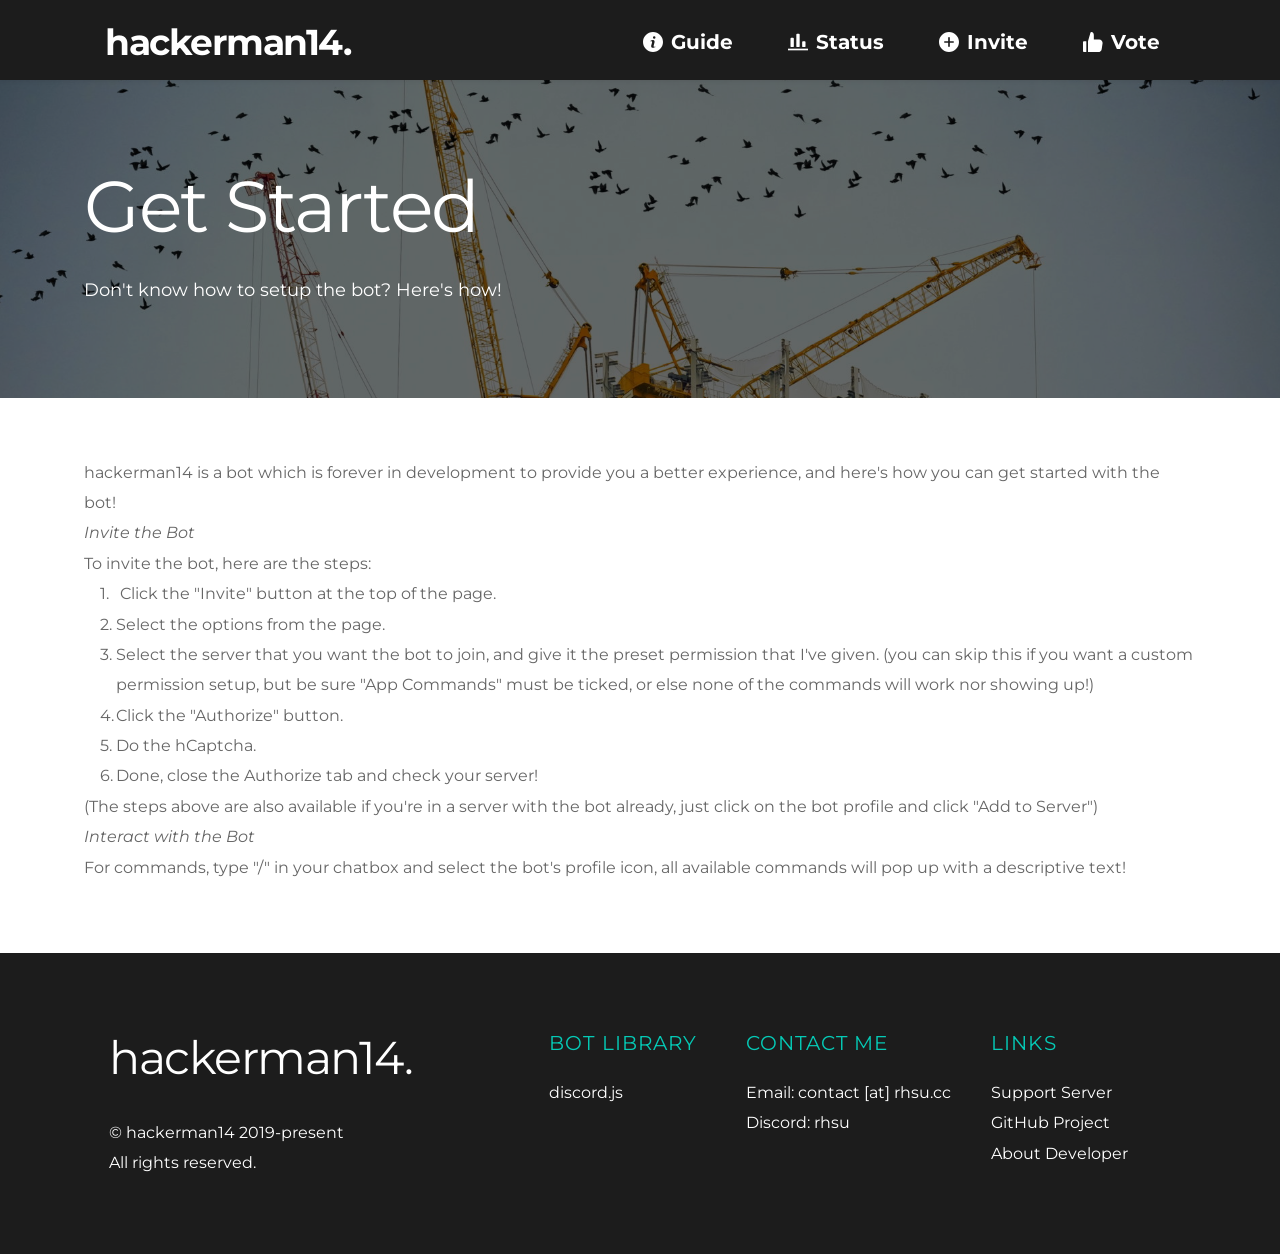
<file: get-started.html>
<!DOCTYPE html><html lang="en"><head><meta charset="utf-8" /><meta property="og:site_name" content="hackerman14 Bot" /><meta property="og:type" content="article" /><meta property="og:url" content="/get-started" /><meta content="summary_large_image" name="twitter:card" />

        <meta property="og:title" content="Get Started" />
    <meta name="twitter:title" content="Get Started" />

    <meta property="og:description" content="Get started with the bot." />
    <meta name="twitter:description" content="Get started with the bot." />

                <meta property="og:image" content="assets/img/671a1892465a5f11251a8129c8312c8c.jpg" />
        <meta property="twitter:image" content="assets/img/671a1892465a5f11251a8129c8312c8c.jpg">
    
    <title>Get Started | hackerman14 Bot</title>

    <meta name="description" content="Get started with the bot." />


            <link rel="apple-touch-icon-precomposed" href="https://cloud-1de12d.becdn.net/media/iW=180&iH=any/a333692f76204dddaf79dc03dae3fab8.png"/><link rel="apple-touch-icon-precomposed" href="https://cloud-1de12d.becdn.net/media/iW=256&iH=256/a333692f76204dddaf79dc03dae3fab8.png"/><link rel="canonical" href="/get-started" /><link rel="icon" href="https://cloud-1de12d.becdn.net/media/iW=32%26iH=any/16ed4a641cb945224e56a2d55d83919b.png" sizes="32x32"/><link rel="icon" href="https://cloud-1de12d.becdn.net/media/iW=192%26iH=any/16ed4a641cb945224e56a2d55d83919b.png" sizes="192x192"/><link href="https://fonts.bunny.net/css?family=Montserrat:100,100italic,200,200italic,300,300italic,regular,italic,500,500italic,600,600italic,700,700italic,800,800italic,900,900italic|Lato:100,100italic,300,300italic,regular,italic,700,700italic,900,900italic&subset=arabic,bengali,cyrillic,cyrillic-ext,devanagari,greek,greek-ext,gujarati,hebrew,khmer,korean,latin-ext,tamil,telugu,thai,vietnamese&display=swap" class="brz-link brz-link-google" type="text/css" rel="stylesheet"/><link class="brz-link brz-link-bunny-fonts-prefetch" rel="dns-prefetch" href="https://fonts.bunny.net"><link class="brz-link brz-link-bunny-fonts-preconnect" rel="preconnect" href="https://fonts.bunny.net" crossorigin><link class="brz-link brz-link-cdn-preconnect" rel="preconnect" href="https://cloud-1de12d.becdn.net" crossorigin><meta name="viewport" content="width=device-width, initial-scale=1"><link href="assets/384680b3e5d999e9d3fe8dcf377a4302.css" class="brz-link brz-link-preview-lib-pro" media="print" onload="this.media='all'" data-brz-group="group-1_2" rel="stylesheet"/><link href="assets/7bad176b866ffd3736f5d04137036730.css" class="brz-link brz-link-preview-pro" media="print" onload="this.media='all'" rel="stylesheet"/><link href="assets/7e89a418bb7f7538a687cc7951016d06.css" class="brz-link brz-link-preview" rel="stylesheet"/><style class="brz-style">.brz .brz-css-d-richtext {width: 100%;mix-blend-mode: normal;}
.brz .brz-css-d-cloneable-container {justify-content: center;padding: 0;gap: 20px 10px;}
.brz .brz-css-d-sectionheaderitem-container {border: 0px solid transparent;}
@media (min-width:991px) {.brz .brz-css-d-sectionheaderitem-container {max-width: calc(1 * var(--brz-section-container-max-width,1170px));}}
@media (max-width:991px) and (min-width:768px) {.brz .brz-css-d-sectionheaderitem-container {max-width: 100%;}}
@media (max-width:767px) {.brz .brz-css-d-sectionheaderitem-container {max-width: 100%;}}
.brz .brz-css-d-row-row {margin: 0;z-index: auto;align-items: flex-start;}
.brz .brz-css-d-row-row > .brz-bg {border-radius: 0px;max-width: 100%;mix-blend-mode: normal;}
.brz .brz-css-d-row-row > .brz-bg {border: 0px solid rgba(102,115,141,0);box-shadow: none;}
.brz .brz-css-d-row-row > .brz-bg > .brz-bg-image {background-size: cover;background-repeat: no-repeat;-webkit-mask-image: none;mask-image: none;}
.brz .brz-css-d-row-row > .brz-bg > .brz-bg-image {background-image: none;filter: none;display: block;}
.brz .brz-css-d-row-row > .brz-bg > .brz-bg-image:after {content: "";background-image: none;}
.brz .brz-css-d-row-row > .brz-bg > .brz-bg-color {-webkit-mask-image: none;mask-image: none;}
.brz .brz-css-d-row-row > .brz-bg > .brz-bg-color {background-color: rgba(0,0,0,0);background-image: none;}
.brz .brz-css-d-row-row > .brz-bg > .brz-bg-map {display: none;}
.brz .brz-css-d-row-row > .brz-bg > .brz-bg-map {filter: none;}
.brz .brz-css-d-row-row > .brz-bg > .brz-bg-video {display: none;}
.brz .brz-css-d-row-row > .brz-bg > .brz-bg-video {filter: none;}
.brz .brz-css-d-row-row > .brz-row {border: 0px solid transparent;}
.brz .brz-css-d-row-row > .brz-row, .brz .brz-css-d-row-row > .brz-bg > .brz-bg-video, .brz .brz-css-d-row-row > .brz-bg, .brz .brz-css-d-row-row > .brz-bg > .brz-bg-image, .brz .brz-css-d-row-row > .brz-bg > .brz-bg-color {transition-duration: .5s;transition-property: filter,box-shadow,background,border-radius,border-color;}
@media (min-width:991px) {.brz .brz-css-d-row-row {min-height: auto;display: flex;}}
@media (max-width:991px) and (min-width:768px) {.brz .brz-css-d-row-row > .brz-row {flex-direction: row;flex-wrap: wrap;justify-content: flex-start;}}
@media (max-width:991px) and (min-width:768px) {.brz .brz-css-d-row-row {min-height: auto;display: flex;}}
@media (max-width:767px) {.brz .brz-css-d-row-row > .brz-row {flex-direction: row;flex-wrap: wrap;justify-content: flex-start;}}
@media (max-width:767px) {.brz .brz-css-d-row-row {min-height: auto;display: flex;}}
.brz .brz-css-d-row-container {padding: 10px;max-width: 100%;}
@media (max-width:991px) and (min-width:768px) {.brz .brz-css-d-row-container {padding: 0;}}
@media (max-width:767px) {.brz .brz-css-d-row-container {padding: 0;}}
.brz .brz-css-d-column-column {z-index: auto;flex: 1 1 50%;max-width: 50%;justify-content: flex-start;max-height: none;}
.brz .brz-css-d-column-column .brz-columns__scroll-effect {justify-content: flex-start;}
.brz .brz-css-d-column-column > .brz-bg {margin: 0;mix-blend-mode: normal;border-radius: 0px;}
.brz .brz-css-d-column-column > .brz-bg {border: 0px solid rgba(102,115,141,0);box-shadow: none;}
.brz .brz-css-d-column-column > .brz-bg > .brz-bg-image {background-size: cover;background-repeat: no-repeat;-webkit-mask-image: none;mask-image: none;}
.brz .brz-css-d-column-column > .brz-bg > .brz-bg-image {background-image: none;filter: none;display: block;}
.brz .brz-css-d-column-column > .brz-bg > .brz-bg-image:after {content: "";background-image: none;}
.brz .brz-css-d-column-column > .brz-bg > .brz-bg-color {-webkit-mask-image: none;mask-image: none;}
.brz .brz-css-d-column-column > .brz-bg > .brz-bg-color {background-color: rgba(0,0,0,0);background-image: none;}
.brz .brz-css-d-column-column > .brz-bg > .brz-bg-map {display: none;}
.brz .brz-css-d-column-column > .brz-bg > .brz-bg-map {filter: none;}
.brz .brz-css-d-column-column > .brz-bg > .brz-bg-video {display: none;}
.brz .brz-css-d-column-column > .brz-bg > .brz-bg-video {filter: none;}
.brz .brz-css-d-column-column > .brz-bg, .brz .brz-css-d-column-column > .brz-bg > .brz-bg-image, .brz .brz-css-d-column-column > .brz-bg > .brz-bg-color {transition-duration: .5s;transition-property: filter,box-shadow,background,border-radius,border-color;}
@media (max-width:767px) {.brz .brz-css-d-column-column {flex: 1 1 100%;max-width: 100%;}
	.brz .brz-css-d-column-column > .brz-bg {margin: 10px 0px 10px 0px;}}
.brz .brz-css-d-spacer {height: 50px;}
.brz .brz-css-d-cloneable {z-index: auto;position: relative;margin: 10px 0px 10px 0px;justify-content: center;padding: 0;gap: 20px 10px;}
@media (min-width:991px) {.brz .brz-css-d-cloneable {position: relative;}
	.brz .brz-css-d-cloneable {display: flex;}}
@media (max-width:991px) and (min-width:768px) {.brz .brz-css-d-cloneable {position: relative;}
	.brz .brz-css-d-cloneable {display: flex;}}
@media (max-width:767px) {.brz .brz-css-d-cloneable {position: relative;}
	.brz .brz-css-d-cloneable {display: flex;}}
.brz .brz-css-d-button.brz-btn--hover:not(.brz-btn--hover-in), .brz .brz-css-d-button.brz-btn--hover-in:before {background-color: rgba(var(--brz-global-color3),1);background-image: none;}
.brz .brz-css-d-button.brz-btn--hover:not(.brz-btn--hover-in):before, .brz .brz-css-d-button.brz-btn--hover-in {background-color: rgba(var(--brz-global-color3),.8);background-image: none;}
.brz .brz-css-d-button.brz-btn--hover:not(.brz-btn--hover-in), .brz .brz-css-d-button.brz-btn--hover-in:before, .brz .brz-css-d-button.brz-btn--hover:not(.brz-btn--hover-in):before, .brz .brz-css-d-button.brz-btn--hover-in {transition-duration: .6s;}
@media (min-width:991px) {.brz .brz-css-d-button.brz-back-pulse:before {animation-duration: .6s;}}
@media (max-width:991px) and (min-width:768px) {.brz .brz-css-d-button.brz-back-pulse:before {animation-duration: .6s;}}
@media (max-width:767px) {.brz .brz-css-d-button.brz-back-pulse:before {animation-duration: .6s;}}
@media (min-width:991px) {.brz .brz-css-d-sectionheader {display: block;}}
@media (max-width:991px) and (min-width:768px) {.brz .brz-css-d-sectionheader {display: block;}}
@media (max-width:767px) {.brz .brz-css-d-sectionheader {display: block;}}
.brz .brz-css-d-button-bg.brz-btn {font-family: var(--brz-buttonfontfamily,initial);font-weight: var(--brz-buttonfontweight,initial);font-weight: var(--brz-buttonbold,initial);font-size: var(--brz-buttonfontsize,initial);line-height: var(--brz-buttonlineheight,initial);letter-spacing: var(--brz-buttonletterspacing,initial);font-variation-settings: var(--brz-buttonfontvariation,initial);font-style: var(--brz-buttonitalic,initial);text-decoration: var(--brz-buttontextdecoration,initial) !important;text-transform: var(--brz-buttontexttransform,initial) !important;border-radius: 0;flex-flow: row-reverse nowrap;padding: 14px 42px 14px 42px;padding: 14px 42px;width: auto;}
.brz .brz-css-d-button-bg.brz-btn {color: rgba(var(--brz-global-color8),1);border: 2px solid rgba(var(--brz-global-color3),1);box-shadow: none;}
.brz .brz-css-d-button-bg.brz-btn:not(.brz-btn--hover) {background-color: rgba(var(--brz-global-color3),1);background-image: none;}
.brz .brz-css-d-button-bg.brz-btn .brz-icon-svg-custom {background-color: rgba(var(--brz-global-color8),1);}
.brz .brz-css-d-button-bg.brz-btn.brz-btn-submit {color: rgba(var(--brz-global-color8),1);background-color: rgba(var(--brz-global-color3),1);background-image: none;}
.brz .brz-css-d-button-bg:after {height: unset;}
.brz .brz-css-d-button-bg .brz-btn--story-container {border: 2px solid rgba(var(--brz-global-color3),1);flex-flow: row-reverse nowrap;border-radius: 0;}
.brz .brz-css-d-button-bg .brz-btn--story-container:after {height: unset;}
.brz .brz-css-d-button-bg.brz-btn, .brz .brz-css-d-button-bg.brz-btn .brz-icon-svg-custom, .brz .brz-css-d-button-bg.brz-btn.brz-btn-submit {transition-duration: .5s;transition-property: filter,color,background,border-color,box-shadow;}
@media (min-width:991px) {.brz .brz-css-d-button-bg.brz-btn:not(.brz-btn--hover):hover {background-color: rgba(var(--brz-global-color3),.8);}
	.brz .brz-css-d-button-bg.brz-btn.brz-btn-submit:hover {background-color: rgba(var(--brz-global-color3),.8);}}
@media (max-width:991px) and (min-width:768px) {.brz .brz-css-d-button-bg.brz-btn {font-weight: var(--brz-buttontabletfontweight,initial);font-weight: var(--brz-buttontabletbold,initial);font-size: var(--brz-buttontabletfontsize,initial);line-height: var(--brz-buttontabletlineheight,initial);letter-spacing: var(--brz-buttontabletletterspacing,initial);font-variation-settings: var(--brz-buttontabletfontvariation,initial);font-style: var(--brz-buttontabletitalic,initial);text-decoration: var(--brz-buttontablettextdecoration,initial) !important;text-transform: var(--brz-buttontablettexttransform,initial) !important;padding: 11px 26px 11px 26px;padding: 11px 26px;width: auto;}}
@media (max-width:767px) {.brz .brz-css-d-button-bg.brz-btn {font-weight: var(--brz-buttonmobilefontweight,initial);font-weight: var(--brz-buttonmobilebold,initial);font-size: var(--brz-buttonmobilefontsize,initial);line-height: var(--brz-buttonmobilelineheight,initial);letter-spacing: var(--brz-buttonmobileletterspacing,initial);font-variation-settings: var(--brz-buttonmobilefontvariation,initial);font-style: var(--brz-buttonmobileitalic,initial);text-decoration: var(--brz-buttonmobiletextdecoration,initial) !important;text-transform: var(--brz-buttonmobiletexttransform,initial) !important;padding: 11px 26px 11px 26px;padding: 11px 26px;width: auto;}}
.brz .brz-css-d-menu-menu-container .brz-mm-menu__icon {transition-duration: .5s;transition-property: filter,color,background,border-color,box-shadow;}
@media (min-width:991px) {.brz .brz-css-d-menu-menu-container .brz-mm-menu__icon {display: none;width: 18px;}
	.brz .brz-css-d-menu-menu-container .brz-mm-menu__icon {color: rgba(51,51,51,1);}
	.brz .brz-css-d-menu-menu-container .brz-menu {display: flex;}}
@media (max-width:991px) and (min-width:768px) {.brz .brz-css-d-menu-menu-container .brz-mm-menu__icon {display: flex;width: 18px;}
	.brz .brz-css-d-menu-menu-container .brz-mm-menu__icon {color: rgba(51,51,51,1);}
	.brz .brz-css-d-menu-menu-container .brz-menu {display: none;}}
@media (max-width:767px) {.brz .brz-css-d-menu-menu-container .brz-mm-menu__icon {display: flex;width: 18px;}
	.brz .brz-css-d-menu-menu-container .brz-mm-menu__icon {color: rgba(51,51,51,1);}
	.brz .brz-css-d-menu-menu-container .brz-menu {display: none;}}
.brz .brz-css-d-menu-menu > .brz-menu__ul {font-family: var(--brz-buttonfontfamily,initial);display: flex;flex-wrap: wrap;justify-content: inherit;align-items: center;max-width: none;margin: 0px -5px 0px -5px;}
.brz .brz-css-d-menu-menu > .brz-menu__ul {color: rgba(0,0,0,1);}
.brz .brz-css-d-menu-menu > .brz-menu__ul > .brz-menu__item > .brz-a {flex-flow: row nowrap;padding: 0px 5px 0px 5px;}
.brz .brz-css-d-menu-menu > .brz-menu__ul > .brz-menu__item > .brz-a {color: rgba(0,0,0,1);background-color: rgba(255,255,255,0);}
.brz .brz-css-d-menu-menu > .brz-menu__ul > .brz-menu__item.brz-menu__item--opened > .brz-a {color: rgba(0,0,0,1);background-color: rgba(255,255,255,0);}
.brz .brz-css-d-menu-menu > .brz-menu__ul > .brz-menu__item.brz-menu__item--opened {color: rgba(0,0,0,1);background-color: transparent;border: 0px solid rgba(85,85,85,1);}
.brz .brz-css-d-menu-menu > .brz-menu__ul > .brz-menu__item.brz-menu__item--current:not(.brz-menu__item.brz-menu__item--current:active) {color: rgba(0,0,0,1);background-color: rgba(255,255,255,0);border: 0px solid rgba(85,85,85,1);}
.brz .brz-css-d-menu-menu > .brz-menu__ul > .brz-menu__item.brz-menu__item--current > .brz-a:not(.brz-a:active) {color: rgba(0,0,0,1);background-color: rgba(255,255,255,0);}
.brz .brz-css-d-menu-menu > .brz-menu__ul > .brz-menu__item > .brz-a > .brz-icon-svg {margin: 0;margin-inline-end: 15px;}
.brz .brz-css-d-menu-menu > .brz-menu__ul > .brz-menu__item > .brz-a > .brz-icon-svg.brz-icon-svg-custom {background-color: rgba(0,0,0,1);}
.brz .brz-css-d-menu-menu > .brz-menu__ul > .brz-menu__item.brz-menu__item--current > .brz-a:not(.brz-a:active) > .brz-icon-svg.brz-icon-svg-custom {background-color: rgba(0,0,0,1);}
.brz .brz-css-d-menu-menu > .brz-menu__ul > .brz-menu__item.brz-menu__item--current:not(.brz-menu__item.brz-menu__item--current:active) > .brz-icon-svg.brz-icon-svg-custom {background-color: rgba(0,0,0,1);}
.brz .brz-css-d-menu-menu > .brz-menu__ul > .brz-menu__item {border-radius: 0px;}
.brz .brz-css-d-menu-menu > .brz-menu__ul > .brz-menu__item {color: rgba(0,0,0,1);background-color: transparent;border: 0px solid rgba(85,85,85,1);}
.brz .brz-css-d-menu-menu > .brz-menu__ul > .brz-menu__item > a {border-radius: 0px;}
.brz .brz-css-d-menu-menu > .brz-menu__ul > .brz-menu__item-dropdown .brz-menu__sub-menu {font-family: var(--brz-buttonfontfamily,initial);border-radius: 0px;}
.brz .brz-css-d-menu-menu > .brz-menu__ul > .brz-menu__item-dropdown .brz-menu__sub-menu {color: rgba(255,255,255,1);background-color: rgba(51,51,51,1);box-shadow: none;}
.brz .brz-css-d-menu-menu > .brz-menu__ul > .brz-menu__item-dropdown .brz-menu__sub-menu .brz-menu__item > .brz-a {flex-flow: row nowrap;}
.brz .brz-css-d-menu-menu > .brz-menu__ul > .brz-menu__item-dropdown .brz-menu__sub-menu .brz-a:hover {color: rgba(255,255,255,1);}
.brz .brz-css-d-menu-menu > .brz-menu__ul > .brz-menu__item-dropdown .brz-menu__sub-menu .brz-a > .brz-icon-svg {margin: 0;margin-inline-end: 15px;font-size: 12px;}
.brz .brz-css-d-menu-menu > .brz-menu__ul > .brz-menu__item-dropdown .brz-menu__sub-menu > .brz-menu__item.brz-menu__item--current > .brz-a {color: rgba(255,255,255,1);}
.brz .brz-css-d-menu-menu > .brz-menu__ul > .brz-menu__item-dropdown .brz-menu__sub-menu > .brz-menu__item.brz-menu__item--current {background-color: rgba(51,51,51,1);}
.brz .brz-css-d-menu-menu > .brz-menu__ul > .brz-menu__item-dropdown .brz-menu__sub-menu > .brz-menu__item.brz-menu__item--current:hover {background-color: rgba(51,51,51,1);}
.brz .brz-css-d-menu-menu > .brz-menu__ul > .brz-menu__item-dropdown > .brz-menu__item--current .brz-menu__sub-menu {box-shadow: none;}
.brz .brz-css-d-menu-menu > .brz-menu__ul > .brz-menu__item-dropdown .brz-menu__sub-menu > .brz-menu__item > .brz-a > .brz-icon-svg.brz-icon-svg-custom {background-color: rgba(255,255,255,1);}
.brz .brz-css-d-menu-menu > .brz-menu__ul > .brz-menu__item-dropdown .brz-menu__sub-menu > .brz-menu__item:not(.brz-menu__item.brz-menu__item--current) > .brz-a > .brz-icon-svg.brz-icon-svg-custom {background-color: rgba(255,255,255,1);}
.brz .brz-css-d-menu-menu > .brz-menu__ul > .brz-menu__item-dropdown .brz-menu__sub-menu > .brz-menu__item.brz-menu__item--current > .brz-a > .brz-icon-svg.brz-icon-svg-custom {background-color: rgba(255,255,255,1);}
.brz .brz-css-d-menu-menu > .brz-menu__ul > .brz-menu__item-dropdown .brz-menu__item {background-color: rgba(51,51,51,1);color: rgba(255,255,255,1);}
.brz .brz-css-d-menu-menu > .brz-menu__ul > .brz-menu__item-dropdown .brz-menu__sub-menu .brz-menu__item-dropdown .brz-a:hover:after {border-color: rgba(255,255,255,1);}
.brz .brz-css-d-menu-menu > .brz-menu__ul > .brz-menu__item-dropdown .brz-menu__sub-menu > .brz-menu__item {border-bottom: 1px solid rgba(85,85,85,1);}
.brz .brz-css-d-menu-menu .brz-menu__item-dropdown .brz-menu__item, .brz .brz-css-d-menu-menu .brz-menu__sub-menu .brz-menu__item-dropdown .brz-a:after, .brz .brz-css-d-menu-menu .brz-menu__sub-menu > .brz-menu__item.brz-menu__item--current > .brz-a > .brz-icon-svg.brz-icon-svg-custom, .brz .brz-css-d-menu-menu .brz-menu__sub-menu > .brz-menu__item:not(.brz-menu__item.brz-menu__item--current) > .brz-a > .brz-icon-svg.brz-icon-svg-custom, .brz .brz-css-d-menu-menu .brz-menu__sub-menu > .brz-menu__item > .brz-a > .brz-icon-svg.brz-icon-svg-custom, .brz .brz-css-d-menu-menu .brz-menu__item--current .brz-menu__sub-menu, .brz .brz-css-d-menu-menu .brz-menu__sub-menu > .brz-menu__item.brz-menu__item--current, .brz .brz-css-d-menu-menu .brz-menu__ul, .brz .brz-css-d-menu-menu .brz-menu__ul > .brz-menu__item > .brz-a, .brz .brz-css-d-menu-menu .brz-menu__ul > .brz-menu__item.brz-menu__item--opened > .brz-a, .brz .brz-css-d-menu-menu .brz-menu__ul > .brz-menu__item.brz-menu__item--opened, .brz .brz-css-d-menu-menu .brz-menu__ul > .brz-menu__item.brz-menu__item--current:not(.brz-menu__item.brz-menu__item--current:active), .brz .brz-css-d-menu-menu .brz-menu__ul > .brz-menu__item.brz-menu__item--current > .brz-a:not(.brz-a:active), .brz .brz-css-d-menu-menu .brz-menu__ul > .brz-menu__item > .brz-a > .brz-icon-svg.brz-icon-svg-custom, .brz .brz-css-d-menu-menu .brz-menu__ul > .brz-menu__item.brz-menu__item--current > .brz-a:not(.brz-a:active) > .brz-icon-svg.brz-icon-svg-custom, .brz .brz-css-d-menu-menu .brz-menu__ul > .brz-menu__item.brz-menu__item--current:not(.brz-menu__item.brz-menu__item--current:active) > .brz-icon-svg.brz-icon-svg-custom, .brz .brz-css-d-menu-menu .brz-menu__ul > .brz-menu__item, .brz .brz-css-d-menu-menu .brz-menu__sub-menu, .brz .brz-css-d-menu-menu:hover .brz-menu__sub-menu .brz-a, .brz .brz-css-d-menu-menu .brz-menu__sub-menu > .brz-menu__item.brz-menu__item--current > .brz-a, .brz .brz-css-d-menu-menu .brz-menu__sub-menu > .brz-menu__item.brz-menu__item--current {transition-duration: .5s;transition-property: filter,color,background,border-color,box-shadow;}
@media (min-width:991px) {.brz .brz-css-d-menu-menu > .brz-menu__ul {font-size: var(--brz-buttonfontsize,initial);font-weight: var(--brz-buttonfontweight,initial);font-weight: var(--brz-buttonbold,initial);line-height: var(--brz-buttonlineheight,initial);letter-spacing: var(--brz-buttonletterspacing,initial);font-variation-settings: var(--brz-buttonfontvariation,initial);font-style: var(--brz-buttonitalic,initial);text-decoration: var(--brz-buttontextdecoration,initial) !important;text-transform: var(--brz-buttontexttransform,initial) !important;}
	.brz .brz-css-d-menu-menu > .brz-menu__ul > .brz-menu__item > .brz-a > .brz-icon-svg {font-size: 12px;}
	.brz .brz-css-d-menu-menu > .brz-menu__ul > .brz-menu__item {padding-top: 0px;padding-bottom: 0px;margin-right: 5px;margin-left: 5px;}
	.brz .brz-css-d-menu-menu > .brz-menu__ul > .brz-menu__item-dropdown .brz-menu__sub-menu {font-size: var(--brz-buttonfontsize,initial);font-weight: var(--brz-buttonfontweight,initial);font-weight: var(--brz-buttonbold,initial);line-height: var(--brz-buttonlineheight,initial);letter-spacing: var(--brz-buttonletterspacing,initial);font-variation-settings: var(--brz-buttonfontvariation,initial);font-style: var(--brz-buttonitalic,initial);text-decoration: var(--brz-buttontextdecoration,initial) !important;text-transform: var(--brz-buttontexttransform,initial) !important;position: absolute;top: 0;width: 305px;}
	.brz .brz-css-d-menu-menu > .brz-menu__ul > .brz-menu__item-dropdown [data-popper-placement='left-start'] {inset-inline-end: calc(100% + 5px);}
	.brz .brz-css-d-menu-menu > .brz-menu__ul > .brz-menu__item-dropdown [data-popper-placement='right-start'] {inset-inline-start: calc(100% + 5px);}
	.brz .brz-css-d-menu-menu > .brz-menu__ul > .brz-menu__item-dropdown > .brz-menu__sub-menu {top: calc(100% + 5px);width: 300px;}
	.brz .brz-css-d-menu-menu > .brz-menu__ul > .brz-menu__item-dropdown > [data-popper-placement='left-start'] {right: 0;}
	.brz .brz-css-d-menu-menu > .brz-menu__ul > .brz-menu__item-dropdown > [data-popper-placement='right-start'] {inset-inline-start: 0;}
	.brz .brz-css-d-menu-menu > .brz-menu__ul > .brz-menu__item-mega-menu .brz-mega-menu__dropdown {display: none;}}
@media (max-width:991px) and (min-width:768px) {.brz .brz-css-d-menu-menu > .brz-menu__ul {font-size: var(--brz-buttontabletfontsize,initial);font-weight: var(--brz-buttontabletfontweight,initial);font-weight: var(--brz-buttontabletbold,initial);line-height: var(--brz-buttontabletlineheight,initial);letter-spacing: var(--brz-buttontabletletterspacing,initial);font-variation-settings: var(--brz-buttontabletfontvariation,initial);font-style: var(--brz-buttontabletitalic,initial);text-decoration: var(--brz-buttontablettextdecoration,initial) !important;text-transform: var(--brz-buttontablettexttransform,initial) !important;}
	.brz .brz-css-d-menu-menu > .brz-menu__ul > .brz-menu__item > .brz-a > .brz-icon-svg {font-size: 12px;}
	.brz .brz-css-d-menu-menu > .brz-menu__ul > .brz-menu__item {padding-top: 0px;padding-bottom: 0px;margin-right: 5px;margin-left: 5px;}
	.brz .brz-css-d-menu-menu > .brz-menu__ul > .brz-menu__item-dropdown .brz-menu__sub-menu {font-size: var(--brz-buttontabletfontsize,initial);font-weight: var(--brz-buttontabletfontweight,initial);font-weight: var(--brz-buttontabletbold,initial);line-height: var(--brz-buttontabletlineheight,initial);letter-spacing: var(--brz-buttontabletletterspacing,initial);font-variation-settings: var(--brz-buttontabletfontvariation,initial);font-style: var(--brz-buttontabletitalic,initial);text-decoration: var(--brz-buttontablettextdecoration,initial) !important;text-transform: var(--brz-buttontablettexttransform,initial) !important;position: absolute;top: 0;width: 305px;}
	.brz .brz-css-d-menu-menu > .brz-menu__ul > .brz-menu__item-dropdown > .brz-menu__sub-menu {top: calc(100% + 5px);width: 300px;}
	.brz .brz-css-d-menu-menu > .brz-menu__ul > .brz-menu__item-dropdown > [data-popper-placement='left-start'] {right: 0;}
	.brz .brz-css-d-menu-menu > .brz-menu__ul > .brz-menu__item-dropdown > [data-popper-placement='right-start'] {inset-inline-start: 0;}
	.brz .brz-css-d-menu-menu > .brz-menu__ul > .brz-menu__item-dropdown .brz-menu__sub-menu .brz-menu__item-dropdown > .brz-a:after {border-right-style: solid;border-left-style: none;}
	.brz .brz-css-d-menu-menu > .brz-menu__ul > .brz-menu__item-dropdown .brz-menu__sub-menu .brz-menu__item-dropdown .brz-menu__sub-menu {position: relative;top: auto;inset-inline-start: auto;transform: translate(0,0);height: 0;overflow: hidden;}
	.brz .brz-css-d-menu-menu > .brz-menu__ul > .brz-menu__item-dropdown .brz-menu__sub-menu .brz-menu__item--opened > .brz-menu__sub-menu {height: auto;width: 100%;left: auto;right: auto;}
	.brz .brz-css-d-menu-menu.brz-menu__preview > .brz-menu__ul > .brz-menu__item-dropdown .brz-menu__sub-menu .brz-menu__item > .brz-menu__sub-menu {height: auto;width: 100%;left: auto;right: auto;}
	.brz .brz-css-d-menu-menu > .brz-menu__ul > .brz-menu__item-mega-menu .brz-mega-menu__dropdown {display: none;}}
@media (max-width:767px) {.brz .brz-css-d-menu-menu > .brz-menu__ul {font-size: var(--brz-buttonmobilefontsize,initial);font-weight: var(--brz-buttonmobilefontweight,initial);font-weight: var(--brz-buttonmobilebold,initial);line-height: var(--brz-buttonmobilelineheight,initial);letter-spacing: var(--brz-buttonmobileletterspacing,initial);font-variation-settings: var(--brz-buttonmobilefontvariation,initial);font-style: var(--brz-buttonmobileitalic,initial);text-decoration: var(--brz-buttonmobiletextdecoration,initial) !important;text-transform: var(--brz-buttonmobiletexttransform,initial) !important;}
	.brz .brz-css-d-menu-menu > .brz-menu__ul > .brz-menu__item > .brz-a > .brz-icon-svg {font-size: 12px;}
	.brz .brz-css-d-menu-menu > .brz-menu__ul > .brz-menu__item {padding-top: 0px;padding-bottom: 0px;margin-right: 5px;margin-left: 5px;}
	.brz .brz-css-d-menu-menu > .brz-menu__ul > .brz-menu__item-dropdown .brz-menu__sub-menu {font-size: var(--brz-buttonmobilefontsize,initial);font-weight: var(--brz-buttonmobilefontweight,initial);font-weight: var(--brz-buttonmobilebold,initial);line-height: var(--brz-buttonmobilelineheight,initial);letter-spacing: var(--brz-buttonmobileletterspacing,initial);font-variation-settings: var(--brz-buttonmobilefontvariation,initial);font-style: var(--brz-buttonmobileitalic,initial);text-decoration: var(--brz-buttonmobiletextdecoration,initial) !important;text-transform: var(--brz-buttonmobiletexttransform,initial) !important;position: absolute;top: 0;width: 305px;}
	.brz .brz-css-d-menu-menu > .brz-menu__ul > .brz-menu__item-dropdown > .brz-menu__sub-menu {top: calc(100% + 5px);width: 300px;}
	.brz .brz-css-d-menu-menu > .brz-menu__ul > .brz-menu__item-dropdown > [data-popper-placement='left-start'] {right: 0;}
	.brz .brz-css-d-menu-menu > .brz-menu__ul > .brz-menu__item-dropdown > [data-popper-placement='right-start'] {inset-inline-start: 0;}
	.brz .brz-css-d-menu-menu > .brz-menu__ul > .brz-menu__item-dropdown .brz-menu__sub-menu .brz-menu__item-dropdown > .brz-a:after {border-right-style: solid;border-left-style: none;}
	.brz .brz-css-d-menu-menu > .brz-menu__ul > .brz-menu__item-dropdown .brz-menu__sub-menu .brz-menu__item-dropdown .brz-menu__sub-menu {position: relative;top: auto;inset-inline-start: auto;transform: translate(0,0);height: 0;overflow: hidden;}
	.brz .brz-css-d-menu-menu > .brz-menu__ul > .brz-menu__item-dropdown .brz-menu__sub-menu .brz-menu__item--opened > .brz-menu__sub-menu {height: auto;width: 100%;left: auto;right: auto;}
	.brz .brz-css-d-menu-menu.brz-menu__preview > .brz-menu__ul > .brz-menu__item-dropdown .brz-menu__sub-menu .brz-menu__item > .brz-menu__sub-menu {height: auto;width: 100%;left: auto;right: auto;}
	.brz .brz-css-d-menu-menu > .brz-menu__ul > .brz-menu__item-mega-menu .brz-mega-menu__dropdown {display: block;}}
.brz .brz-css-d-menu-mmenu .brz-mm-navbar .brz-mm-close {font-size: 16px;margin: 0;padding: 10px 15px 10px 10px;}
.brz .brz-css-d-menu-mmenu .brz-mm-navbar .brz-mm-close {color: rgba(255,255,255,1);background-color: #333;}
.brz .brz-css-d-menu-mmenu .brz-menu__item {font-family: var(--brz-buttonfontfamily,initial);}
.brz .brz-css-d-menu-mmenu .brz-menu__item {color: rgba(255,255,255,1);border-color: rgba(85,85,85,1);}
.brz nav.brz-mm-menu.brz-css-d-menu-mmenu {background-color: rgba(51,51,51,.8);}
.brz .brz-css-d-menu-mmenu.brz-mm-menu .brz-menu__item .brz-mm-listitem__text {padding: 10px 20px 10px 20px;flex-flow: row nowrap;}
.brz .brz-css-d-menu-mmenu .brz-menu__item:hover > .brz-mm-listitem__text {color: rgba(255,255,255,1);}
.brz .brz-css-d-menu-mmenu .brz-menu__item .brz-mm-menu__item__icon.brz-icon-svg-custom {background-color: rgba(255,255,255,1);}
.brz .brz-css-d-menu-mmenu .brz-mm-navbar {color: rgba(255,255,255,1);}
.brz .brz-css-d-menu-mmenu .brz-menu__item.brz-mm-listitem_opened {color: rgba(255,255,255,1);}
.brz .brz-css-d-menu-mmenu.brz-mm-menu.brz-mm-menu_theme-dark.brz-mm-menu_opened .brz-mm-panels {background-image: none;}
.brz .brz-css-d-menu-mmenu.brz-mm-menu.brz-mm-menu_theme-dark .brz-mm-panels, .brz .brz-css-d-menu-mmenu .brz-mm-panels > .brz-mm-panel:before {background-image: none;background-color: rgba(51,51,51,.8);}
.brz .brz-css-d-menu-mmenu.brz-mm-menu.brz-mm-menu_theme-dark .brz-mm-panels, .brz .brz-css-d-menu-mmenu .brz-mm-panels > .brz-mm-panel {background-color: rgba(51,51,51,.8);}
.brz .brz-css-d-menu-mmenu .brz-mm-panels > .brz-mm-panel {background-image: none;background-color: rgba(51,51,51,.8);}
.brz .brz-css-d-menu-mmenu.brz-mm-menu.brz-mm-menu_theme-dark .brz-mm-navbar.brz-mm-listitem .brz-mm-listitem_opened > .brz-mm-listitem__text:after {border-color: rgba(85,85,85,1);}
.brz .brz-css-d-menu-mmenu .brz-mm-listitem {border-color: rgba(85,85,85,1);}
.brz .brz-css-d-menu-mmenu  .brz-menu__item.brz-menu__item--current:not(.brz-menu__item.brz-menu__item--current:active) {color: rgba(255,255,255,1);}
.brz .brz-css-d-menu-mmenu .brz-menu__item.brz-menu__item--current:not(brz-menu__item.brz-menu__item--current:active):hover > .brz-mm-listitem__text {color: rgba(255,255,255,1);}
.brz .brz-css-d-menu-mmenu  .brz-menu__item.brz-menu__item--current:not(brz-menu__item.brz-menu__item--current:active) > .brz-mm-listitem__text > .brz-icon-svg.brz-icon-svg-custom {background-color: rgba(255,255,255,1);}
.brz .brz-css-d-menu-mmenu .brz-mm-listitem, .brz .brz-css-d-menu-mmenu.brz-mm-menu.brz-mm-menu_theme-dark .brz-mm-navbar.brz-mm-listitem .brz-mm-listitem_opened > .brz-mm-listitem__text:after, .brz .brz-css-d-menu-mmenu .brz-menu__item, .brz .brz-css-d-menu-mmenu.brz-mm-menu.brz-mm-menu_theme-dark .brz-mm-panels, .brz .brz-css-d-menu-mmenu .brz-mm-panels > .brz-mm-panel, .brz .brz-css-d-menu-mmenu.brz-mm-menu.brz-mm-menu_theme-dark .brz-mm-panels, .brz .brz-css-d-menu-mmenu .brz-mm-panels > .brz-mm-panel:before, .brz .brz-css-d-menu-mmenu .brz-menu__item.brz-mm-listitem_opened, .brz .brz-css-d-menu-mmenu .brz-mm-navbar, .brz nav.brz-mm-menu.brz-css-d-menu-mmenu, .brz .brz-css-d-menu-mmenu .brz-menu__item > .brz-mm-listitem__text, .brz .brz-css-d-menu-mmenu .brz-menu__item .brz-mm-menu__item__icon.brz-icon-svg-custom {transition-duration: .5s;transition-property: filter,color,background,border-color,box-shadow;}
@media (min-width:991px) {.brz .brz-css-d-menu-mmenu .brz-mm-navbar .brz-mm-close {transition-duration: .3s;}
	.brz .brz-css-d-menu-mmenu .brz-menu__item {font-size: var(--brz-buttonfontsize,initial);font-weight: var(--brz-buttonfontweight,initial);font-weight: var(--brz-buttonbold,initial);line-height: var(--brz-buttonlineheight,initial);letter-spacing: var(--brz-buttonletterspacing,initial);font-variation-settings: var(--brz-buttonfontvariation,initial);font-style: var(--brz-buttonitalic,initial);text-decoration: var(--brz-buttontextdecoration,initial) !important;text-transform: var(--brz-buttontexttransform,initial) !important;}
	.brz .brz-css-d-menu-mmenu .brz-menu__item .brz-a {justify-content: flex-start;text-align: start;}
	.brz .brz-css-d-menu-mmenu .brz-mm-menu__item__icon {margin: 0 15px 0 0;font-size: 12px;}
	.brz .brz-css-d-menu-mmenu .brz-mm-navbar {font-family: var(--brz-buttonfontfamily,initial);font-size: var(--brz-buttonfontsize,initial);font-weight: var(--brz-buttonfontweight,initial);font-weight: var(--brz-buttonbold,initial);line-height: var(--brz-buttonlineheight,initial);letter-spacing: var(--brz-buttonletterspacing,initial);font-variation-settings: var(--brz-buttonfontvariation,initial);font-style: var(--brz-buttonitalic,initial);text-decoration: var(--brz-buttontextdecoration,initial) !important;text-transform: var(--brz-buttontexttransform,initial) !important;border-color: rgba(85,85,85,1);}
	.brz .brz-css-d-menu-mmenu.brz-mm-menu .brz-mm-listitem_vertical .brz-mm-btn_next {height: calc(var(--brz-buttonlineheight,initial) * var(--brz-buttonfontsize,initial) + 10px + 10px);padding-right: 20px;}}
@media (max-width:991px) and (min-width:768px) {.brz .brz-css-d-menu-mmenu .brz-mm-navbar .brz-mm-close {transition-duration: .3s;}
	.brz .brz-css-d-menu-mmenu .brz-menu__item {font-size: var(--brz-buttontabletfontsize,initial);font-weight: var(--brz-buttontabletfontweight,initial);font-weight: var(--brz-buttontabletbold,initial);line-height: var(--brz-buttontabletlineheight,initial);letter-spacing: var(--brz-buttontabletletterspacing,initial);font-variation-settings: var(--brz-buttontabletfontvariation,initial);font-style: var(--brz-buttontabletitalic,initial);text-decoration: var(--brz-buttontablettextdecoration,initial) !important;text-transform: var(--brz-buttontablettexttransform,initial) !important;}
	.brz .brz-css-d-menu-mmenu .brz-menu__item .brz-a {justify-content: flex-start;text-align: start;}
	.brz .brz-css-d-menu-mmenu .brz-mm-menu__item__icon {margin: 0 15px 0 0;font-size: 12px;}
	.brz .brz-css-d-menu-mmenu .brz-mm-navbar {font-family: var(--brz-buttonfontfamily,initial);font-size: var(--brz-buttontabletfontsize,initial);font-weight: var(--brz-buttontabletfontweight,initial);font-weight: var(--brz-buttontabletbold,initial);line-height: var(--brz-buttontabletlineheight,initial);letter-spacing: var(--brz-buttontabletletterspacing,initial);font-variation-settings: var(--brz-buttontabletfontvariation,initial);font-style: var(--brz-buttontabletitalic,initial);text-decoration: var(--brz-buttontablettextdecoration,initial) !important;text-transform: var(--brz-buttontablettexttransform,initial) !important;border-color: rgba(85,85,85,1);}
	.brz .brz-css-d-menu-mmenu.brz-mm-menu .brz-mm-listitem_vertical .brz-mm-btn_next {height: calc(var(--brz-buttontabletlineheight,initial) * var(--brz-buttontabletfontsize,initial) + 10px + 10px);padding-right: 20px;}}
@media (max-width:767px) {.brz .brz-css-d-menu-mmenu .brz-mm-navbar .brz-mm-close {transition-duration: .3s;}
	.brz .brz-css-d-menu-mmenu .brz-menu__item {font-size: var(--brz-buttonmobilefontsize,initial);font-weight: var(--brz-buttonmobilefontweight,initial);font-weight: var(--brz-buttonmobilebold,initial);line-height: var(--brz-buttonmobilelineheight,initial);letter-spacing: var(--brz-buttonmobileletterspacing,initial);font-variation-settings: var(--brz-buttonmobilefontvariation,initial);font-style: var(--brz-buttonmobileitalic,initial);text-decoration: var(--brz-buttonmobiletextdecoration,initial) !important;text-transform: var(--brz-buttonmobiletexttransform,initial) !important;}
	.brz .brz-css-d-menu-mmenu .brz-menu__item .brz-a {justify-content: flex-start;text-align: start;}
	.brz .brz-css-d-menu-mmenu .brz-mm-menu__item__icon {margin: 0 15px 0 0;font-size: 12px;}
	.brz .brz-css-d-menu-mmenu .brz-mm-navbar {font-family: var(--brz-buttonfontfamily,initial);font-size: var(--brz-buttonmobilefontsize,initial);font-weight: var(--brz-buttonmobilefontweight,initial);font-weight: var(--brz-buttonmobilebold,initial);line-height: var(--brz-buttonmobilelineheight,initial);letter-spacing: var(--brz-buttonmobileletterspacing,initial);font-variation-settings: var(--brz-buttonmobilefontvariation,initial);font-style: var(--brz-buttonmobileitalic,initial);text-decoration: var(--brz-buttonmobiletextdecoration,initial) !important;text-transform: var(--brz-buttonmobiletexttransform,initial) !important;border-color: rgba(85,85,85,1);}
	.brz .brz-css-d-menu-mmenu.brz-mm-menu .brz-mm-listitem_vertical .brz-mm-btn_next {height: calc(var(--brz-buttonmobilelineheight,initial) * var(--brz-buttonmobilefontsize,initial) + 10px + 10px);padding-right: 20px;}}
.brz .brz-css-d-sectionitem-bg {padding: 75px 0px 75px 0px;}
.brz .brz-css-d-sectionitem-bg > .brz-bg {border-radius: 0px;mix-blend-mode: normal;}
.brz .brz-css-d-sectionitem-bg > .brz-bg {border: 0px solid rgba(102,115,141,0);}
.brz .brz-css-d-sectionitem-bg > .brz-bg > .brz-bg-image {background-size: cover;background-repeat: no-repeat;-webkit-mask-image: none;mask-image: none;}
.brz .brz-css-d-sectionitem-bg > .brz-bg > .brz-bg-image {background-image: none;filter: none;display: block;}
.brz .brz-css-d-sectionitem-bg > .brz-bg > .brz-bg-image:after {content: "";background-image: none;}
.brz .brz-css-d-sectionitem-bg > .brz-bg > .brz-bg-color {-webkit-mask-image: none;mask-image: none;}
.brz .brz-css-d-sectionitem-bg > .brz-bg > .brz-bg-color {background-color: rgba(0,0,0,0);background-image: none;}
.brz .brz-css-d-sectionitem-bg > .brz-bg > .brz-bg-map {display: none;}
.brz .brz-css-d-sectionitem-bg > .brz-bg > .brz-bg-map {filter: none;}
.brz .brz-css-d-sectionitem-bg > .brz-bg > .brz-bg-video {display: none;}
.brz .brz-css-d-sectionitem-bg > .brz-bg > .brz-bg-video {filter: none;}
.brz .brz-css-d-sectionitem-bg > .brz-bg > .brz-bg-shape__top {background-size: 100% 100px;height: 100px;transform: scale(1.02) rotateX(0deg) rotateY(0deg);z-index: auto;}
.brz .brz-css-d-sectionitem-bg > .brz-bg > .brz-bg-shape__top::after {background-image: none;-webkit-mask-image: none;background-size: 100% 100px;height: 100px;}
.brz .brz-css-d-sectionitem-bg > .brz-bg > .brz-bg-shape__bottom {background-size: 100% 100px;height: 100px;transform: scale(1.02) rotateX(-180deg) rotateY(-180deg);z-index: auto;}
.brz .brz-css-d-sectionitem-bg > .brz-bg > .brz-bg-shape__bottom::after {background-image: none;-webkit-mask-image: none;background-size: 100% 100px;height: 100px;}
.brz .brz-css-d-sectionitem-bg > .brz-bg > .brz-bg-slideshow  .brz-bg-slideshow-item {display: none;background-position: 50% 50%;}
.brz .brz-css-d-sectionitem-bg > .brz-bg > .brz-bg-slideshow  .brz-bg-slideshow-item {filter: none;}
.brz .brz-css-d-sectionitem-bg > .brz-bg, .brz .brz-css-d-sectionitem-bg > .brz-bg > .brz-bg-image, .brz .brz-css-d-sectionitem-bg > .brz-bg > .brz-bg-map, .brz .brz-css-d-sectionitem-bg > .brz-bg > .brz-bg-color, .brz .brz-css-d-sectionitem-bg > .brz-bg > .brz-bg-video {transition-duration: .5s;transition-property: filter,box-shadow,background,border-radius,border-color;}
@media (min-width:991px) {.brz .brz-css-d-sectionitem-bg > .brz-bg > .brz-bg-image {background-attachment: scroll;}}
@media (max-width:991px) and (min-width:768px) {.brz .brz-css-d-sectionitem-bg {padding: 50px 15px 50px 15px;}}
@media (max-width:767px) {.brz .brz-css-d-sectionitem-bg {padding: 25px 15px 25px 15px;}}
.brz .brz-css-d-sectionfooter-section {padding: 75px 0px 75px 0px;min-height: auto;margin: 0;z-index: auto;}
.brz .brz-css-d-sectionfooter-section {display: flex;}
.brz .brz-css-d-sectionfooter-section > .brz-bg {border-radius: 0px;}
.brz .brz-css-d-sectionfooter-section > .brz-bg {border: 0px solid rgba(102,115,141,0);}
.brz .brz-css-d-sectionfooter-section > .brz-bg:after {box-shadow: none;}
.brz .brz-css-d-sectionfooter-section > .brz-bg > .brz-bg-image {-webkit-mask-image: none;mask-image: none;background-size: cover;background-repeat: no-repeat;}
.brz .brz-css-d-sectionfooter-section > .brz-bg > .brz-bg-image {background-image: none;filter: none;display: block;}
.brz .brz-css-d-sectionfooter-section > .brz-bg > .brz-bg-image:after {content: "";background-image: none;}
.brz .brz-css-d-sectionfooter-section > .brz-bg > .brz-bg-color {-webkit-mask-image: none;mask-image: none;}
.brz .brz-css-d-sectionfooter-section > .brz-bg > .brz-bg-color {background-color: rgba(0,0,0,0);background-image: none;}
.brz .brz-css-d-sectionfooter-section > .brz-bg > .brz-bg-shape__top {background-size: 100% 100px;height: 100px;transform: scale(1.02) rotateX(0deg) rotateY(0deg);z-index: auto;}
.brz .brz-css-d-sectionfooter-section > .brz-bg > .brz-bg-shape__top::after {background-image: none;-webkit-mask-image: none;background-size: 100% 100px;height: 100px;}
.brz .brz-css-d-sectionfooter-section > .brz-bg > .brz-bg-shape__bottom {background-size: 100% 100px;height: 100px;transform: scale(1.02) rotateX(-180deg) rotateY(-180deg);z-index: auto;}
.brz .brz-css-d-sectionfooter-section > .brz-bg > .brz-bg-shape__bottom::after {background-image: none;-webkit-mask-image: none;background-size: 100% 100px;height: 100px;}
.brz .brz-css-d-sectionfooter-section .brz-container {justify-content: center;}
@media (max-width:991px) and (min-width:768px) {.brz .brz-css-d-sectionfooter-section {padding: 25px 15px 25px 15px;}}
@media (max-width:767px) {.brz .brz-css-d-sectionfooter-section {padding: 25px 15px 25px 15px;}}
.brz .brz-css-d-sectionfooter-container {border: 0px solid transparent;}
@media (min-width:991px) {.brz .brz-css-d-sectionfooter-container {max-width: calc(1 * var(--brz-section-container-max-width,1170px));}}
@media (max-width:991px) and (min-width:768px) {.brz .brz-css-d-sectionfooter-container {max-width: 100%;}}
@media (max-width:767px) {.brz .brz-css-d-sectionfooter-container {max-width: 100%;}}
.brz .brz-css-d-sectionheaderitem {padding: 75px 0px 75px 0px;margin: 0;}
.brz .brz-css-d-sectionheaderitem > .brz-bg {border-radius: 0px;}
.brz .brz-css-d-sectionheaderitem > .brz-bg {border: 0px solid rgba(102,115,141,0);}
.brz .brz-css-d-sectionheaderitem > .brz-bg:after {box-shadow: none;}
.brz .brz-css-d-sectionheaderitem > .brz-bg > .brz-bg-image {-webkit-mask-image: none;mask-image: none;background-size: cover;background-repeat: no-repeat;}
.brz .brz-css-d-sectionheaderitem > .brz-bg > .brz-bg-image {background-image: none;filter: none;}
.brz .brz-css-d-sectionheaderitem > .brz-bg > .brz-bg-image:after {content: "";background-image: none;}
.brz .brz-css-d-sectionheaderitem > .brz-bg > .brz-bg-color {-webkit-mask-image: none;mask-image: none;}
.brz .brz-css-d-sectionheaderitem > .brz-bg > .brz-bg-color {background-color: rgba(0,0,0,0);background-image: none;}
.brz .brz-css-d-sectionheaderitem > .brz-bg > .brz-bg-shape__top {background-size: 100% 100px;height: 100px;transform: scale(1.02) rotateX(0deg) rotateY(0deg);z-index: auto;}
.brz .brz-css-d-sectionheaderitem > .brz-bg > .brz-bg-shape__top::after {background-image: none;-webkit-mask-image: none;background-size: 100% 100px;height: 100px;}
.brz .brz-css-d-sectionheaderitem > .brz-bg > .brz-bg-shape__bottom {background-size: 100% 100px;height: 100px;transform: scale(1.02) rotateX(-180deg) rotateY(-180deg);z-index: auto;}
.brz .brz-css-d-sectionheaderitem > .brz-bg > .brz-bg-shape__bottom::after {background-image: none;-webkit-mask-image: none;background-size: 100% 100px;height: 100px;}
@media (max-width:991px) and (min-width:768px) {.brz .brz-css-d-sectionheaderitem {padding: 50px 15px 50px 15px;}}
@media (max-width:767px) {.brz .brz-css-d-sectionheaderitem {padding: 25px 15px 25px 15px;}}
.brz .brz-css-d-column-bg.brz-column__items {z-index: auto;margin: 0;border: 0px solid transparent;padding: 5px 15px 5px 15px;min-height: 100%;max-height: none;justify-content: inherit;transition-duration: .5s;transition-property: filter,box-shadow,background,border-radius,border-color;}
@media (min-width:991px) {.brz .brz-css-d-column-bg {display: flex;}}
@media (max-width:991px) and (min-width:768px) {.brz .brz-css-d-column-bg {display: flex;}}
@media (max-width:767px) {.brz .brz-css-d-column-bg.brz-column__items {margin: 10px 0px 10px 0px;padding: 0;}}
@media (max-width:767px) {.brz .brz-css-d-column-bg {display: flex;}}
.brz .brz-css-d-section {z-index: auto;margin: 0;}
.brz .brz-css-d-section.brz-section .brz-section__content {min-height: auto;display: flex;}
.brz .brz-css-d-section .brz-container {justify-content: center;}
.brz .brz-css-d-section > .slick-slider > .brz-slick-slider__dots {color: rgba(0,0,0,1);}
.brz .brz-css-d-section > .slick-slider > .brz-slick-slider__arrow {color: rgba(0,0,0,.7);}
.brz .brz-css-d-section > .slick-slider > .brz-slick-slider__dots > .brz-slick-slider__pause {color: rgba(0,0,0,1);}
@media (min-width:991px) {.brz .brz-css-d-section {display: block;}}
@media (max-width:991px) and (min-width:768px) {.brz .brz-css-d-section {display: block;}}
@media (max-width:767px) {.brz .brz-css-d-section {display: block;}}
.brz .brz-css-d-wrapper {padding: 0;margin: 10px 0px 10px 0px;justify-content: center;position: relative;}
.brz .brz-css-d-wrapper .brz-wrapper-transform {transform: none;}
@media (min-width:991px) {.brz .brz-css-d-wrapper {display: flex;z-index: auto;position: relative;}}
@media (max-width:991px) and (min-width:768px) {.brz .brz-css-d-wrapper {display: flex;z-index: auto;position: relative;}}
@media (max-width:767px) {.brz .brz-css-d-wrapper {display: flex;z-index: auto;position: relative;}}
.brz .brz-css-d-sectionitem-container {border: 0px solid transparent;}
@media (min-width:991px) {.brz .brz-css-d-sectionitem-container {max-width: calc(1 * var(--brz-section-container-max-width,1170px));}}
@media (max-width:991px) and (min-width:768px) {.brz .brz-css-d-sectionitem-container {max-width: 100%;}}
@media (max-width:767px) {.brz .brz-css-d-sectionitem-container {max-width: 100%;}}
.brz .brz-css-r-wrapper {margin: 0;}
@media (min-width:991px) {.brz .brz-css-tvp3i8 {width: 100%;mix-blend-mode: normal;}}
@media (min-width:991px) {.brz .brz-css-z0ycpa {padding: 0;margin: 0;justify-content: center;position: relative;}
	.brz .brz-css-z0ycpa .brz-wrapper-transform {transform: none;}}
@media (min-width:991px) {.brz .brz-css-z0ycpa {display: flex;z-index: auto;position: relative;}}
@media (max-width:991px) and (min-width:768px) {.brz .brz-css-z0ycpa {display: none;}}
@media (max-width:767px) {.brz .brz-css-z0ycpa {display: none;}}
@media (min-width:991px) {.brz .brz-css-rr4wli {width: 100%;mix-blend-mode: normal;}}
.brz .brz-css-j7eh63 {margin: 0px 0px 10px 0px;}
@media (min-width:991px) {.brz .brz-css-j7eh63 {display: none;}}
@media (min-width:991px) {.brz .brz-css-j7eh63 {padding: 0;margin: 0px 0px 10px 0px;justify-content: center;position: relative;}
	.brz .brz-css-j7eh63 .brz-wrapper-transform {transform: none;}}
@media (min-width:991px) {.brz .brz-css-j7eh63 {display: flex;display: none;z-index: auto;position: relative;}}
@media (max-width:991px) and (min-width:768px) {.brz .brz-css-j7eh63 {display: none;}}
.brz .brz-css-kCa0x {margin-top: 0px !important;margin-bottom: 0px !important;text-align: left !important;font-family: "Montserrat",sans-serif !important;font-size: 16px;line-height: 1.9;font-weight: 400;letter-spacing: 0px;font-variation-settings: "wght" 400,"wdth" 100,"SOFT" 0;}
@media (min-width:991px) {.brz .brz-css-kCa0x {margin-top: 0px !important;margin-bottom: 0px !important;text-align: left !important;font-family: "Montserrat",sans-serif !important;font-size: 16px;line-height: 1.9;font-weight: 400;letter-spacing: 0px;font-variation-settings: "wght" 400,"wdth" 100,"SOFT" 0;font-style: inherit;text-decoration: inherit !important;text-transform: inherit !important;}}
@media (max-width:991px) and (min-width:768px) {.brz .brz-css-kCa0x {font-size: 15px;line-height: 1.6;}}
@media (max-width:767px) {.brz .brz-css-kCa0x {font-size: 15px;line-height: 1.6;}}
.brz .brz-css-q6MSg {margin-top: 0px !important;margin-bottom: 0px !important;text-align: left !important;font-family: "Montserrat",sans-serif !important;font-size: 16px;line-height: 1.9;font-weight: 400;letter-spacing: 0px;font-variation-settings: "wght" 400,"wdth" 100,"SOFT" 0;}
@media (min-width:991px) {.brz .brz-css-q6MSg {margin-top: 0px !important;margin-bottom: 0px !important;text-align: left !important;font-family: "Montserrat",sans-serif !important;font-size: 16px;line-height: 1.9;font-weight: 400;letter-spacing: 0px;font-variation-settings: "wght" 400,"wdth" 100,"SOFT" 0;font-style: inherit;text-decoration: inherit !important;text-transform: inherit !important;}}
@media (max-width:991px) and (min-width:768px) {.brz .brz-css-q6MSg {font-size: 15px;line-height: 1.6;}}
@media (max-width:767px) {.brz .brz-css-q6MSg {font-size: 15px;line-height: 1.6;}}
@media (min-width:991px) {.brz .brz-css-gihqch {width: 100%;mix-blend-mode: normal;}}
.brz .brz-css-15jd64x {margin: 0px 0px 10px 0px;}
@media (min-width:991px) {.brz .brz-css-15jd64x {padding: 0;margin: 0px 0px 10px 0px;justify-content: center;position: relative;}
	.brz .brz-css-15jd64x .brz-wrapper-transform {transform: none;}}
@media (min-width:991px) {.brz .brz-css-15jd64x {display: flex;z-index: auto;position: relative;}}
@media (max-width:767px) {.brz .brz-css-15jd64x {display: none;}}
.brz .brz-css-o17c0e {height: 20px;}
@media (min-width:991px) {.brz .brz-css-o17c0e {height: 20px;}}
@media (max-width:991px) and (min-width:768px) {.brz .brz-css-o17c0e {height: 10px;}}
@media (max-width:767px) {.brz .brz-css-o17c0e {height: 10px;}}
.brz .brz-css-oy1Yd {margin-top: 0px !important;margin-bottom: 0px !important;text-align: left !important;font-family: "Montserrat",sans-serif !important;font-size: 46px;line-height: 1.3;font-weight: 700;letter-spacing: -1.5px;font-variation-settings: "wght" 400,"wdth" 100,"SOFT" 0;}
@media (min-width:991px) {.brz .brz-css-oy1Yd {margin-top: 0px !important;margin-bottom: 0px !important;text-align: left !important;font-family: "Montserrat",sans-serif !important;font-size: 46px;line-height: 1.3;font-weight: 700;letter-spacing: -1.5px;font-variation-settings: "wght" 400,"wdth" 100,"SOFT" 0;font-style: inherit;text-decoration: inherit !important;text-transform: inherit !important;}}
@media (max-width:991px) and (min-width:768px) {.brz .brz-css-oy1Yd {font-size: 38px;line-height: 1.2;letter-spacing: -1px;}}
@media (max-width:767px) {.brz .brz-css-oy1Yd {font-size: 36px;letter-spacing: -1px;}}
.brz .brz-css-iziah {margin-top: 0px !important;margin-bottom: 0px !important;text-align: left !important;font-family: "Montserrat",sans-serif !important;font-size: 16px;line-height: 1.9;font-weight: 400;letter-spacing: 0px;font-variation-settings: "wght" 400,"wdth" 100,"SOFT" 0;}
@media (min-width:991px) {.brz .brz-css-iziah {margin-top: 0px !important;margin-bottom: 0px !important;text-align: left !important;font-family: "Montserrat",sans-serif !important;font-size: 16px;line-height: 1.9;font-weight: 400;letter-spacing: 0px;font-variation-settings: "wght" 400,"wdth" 100,"SOFT" 0;font-style: inherit;text-decoration: inherit !important;text-transform: inherit !important;}}
@media (max-width:991px) and (min-width:768px) {.brz .brz-css-iziah {text-align: center !important;font-size: 15px;line-height: 1.6;}}
@media (max-width:767px) {.brz .brz-css-iziah {font-size: 15px;line-height: 1.6;}}
.brz .brz-css-rB5tH {margin-top: 0px !important;margin-bottom: 0px !important;text-align: left !important;font-family: "Montserrat",sans-serif !important;font-size: 16px;line-height: 1.9;font-weight: 400;letter-spacing: 0px;font-variation-settings: "wght" 400,"wdth" 100,"SOFT" 0;}
@media (min-width:991px) {.brz .brz-css-rB5tH {margin-top: 0px !important;margin-bottom: 0px !important;text-align: left !important;font-family: "Montserrat",sans-serif !important;font-size: 16px;line-height: 1.9;font-weight: 400;letter-spacing: 0px;font-variation-settings: "wght" 400,"wdth" 100,"SOFT" 0;font-style: inherit;text-decoration: inherit !important;text-transform: inherit !important;}}
@media (max-width:991px) and (min-width:768px) {.brz .brz-css-rB5tH {font-size: 15px;line-height: 1.6;}}
@media (max-width:767px) {.brz .brz-css-rB5tH {font-size: 15px;line-height: 1.6;}}
@media (min-width:991px) {.brz .brz-css-1wivdq7 {width: 100%;mix-blend-mode: normal;}}
@media (min-width:991px) {.brz .brz-css-1kvkv0m {padding: 0;margin: 10px 0px 10px 0px;justify-content: center;position: relative;}
	.brz .brz-css-1kvkv0m .brz-wrapper-transform {transform: none;}}
@media (min-width:991px) {.brz .brz-css-1kvkv0m {display: flex;z-index: auto;position: relative;}}
.brz .brz-css-1ggfjwf.brz-column__items {padding: 5px 15px 5px 15px;}
@media (min-width:991px) {.brz .brz-css-1ggfjwf.brz-column__items {z-index: auto;margin: 0;border: 0px solid transparent;padding: 5px 15px 5px 15px;min-height: 100%;max-height: none;justify-content: inherit;transition-duration: .5s;transition-property: filter,box-shadow,background,border-radius,border-color;}}
@media (min-width:991px) {.brz .brz-css-1ggfjwf:hover {display: flex;}}
@media (max-width:991px) and (min-width:768px) {.brz .brz-css-1ggfjwf.brz-column__items {padding: 5px 15px 35px 15px;}}
@media (max-width:767px) {.brz .brz-css-1ggfjwf.brz-column__items {padding: 0px 0px 15px 0px;}}
.brz .brz-css-o6gdx7 {flex: 1 1 40.3%;max-width: 40.3%;justify-content: flex-end;}
.brz .brz-css-o6gdx7 .brz-columns__scroll-effect {justify-content: flex-end;}
@media (min-width:991px) {.brz .brz-css-o6gdx7 {z-index: auto;flex: 1 1 40.3%;max-width: 40.3%;justify-content: flex-end;max-height: none;}
	.brz .brz-css-o6gdx7 .brz-columns__scroll-effect {justify-content: flex-end;}
	.brz .brz-css-o6gdx7 > .brz-bg {margin: 0;mix-blend-mode: normal;border-radius: 0px;}
	.brz .brz-css-o6gdx7:hover > .brz-bg {border: 0px solid rgba(102,115,141,0);box-shadow: none;}
	.brz .brz-css-o6gdx7 > .brz-bg > .brz-bg-image {background-size: cover;background-repeat: no-repeat;-webkit-mask-image: none;mask-image: none;}
	.brz .brz-css-o6gdx7:hover > .brz-bg > .brz-bg-image {background-image: none;filter: none;display: block;}
	.brz .brz-css-o6gdx7:hover > .brz-bg > .brz-bg-image:after {content: "";background-image: none;}
	.brz .brz-css-o6gdx7 > .brz-bg > .brz-bg-color {-webkit-mask-image: none;mask-image: none;}
	.brz .brz-css-o6gdx7:hover > .brz-bg > .brz-bg-color {background-color: rgba(0,0,0,0);background-image: none;}
	.brz .brz-css-o6gdx7 > .brz-bg > .brz-bg-map {display: none;}
	.brz .brz-css-o6gdx7:hover > .brz-bg > .brz-bg-map {filter: none;}
	.brz .brz-css-o6gdx7 > .brz-bg > .brz-bg-video {display: none;}
	.brz .brz-css-o6gdx7:hover > .brz-bg > .brz-bg-video {filter: none;}
	.brz .brz-css-o6gdx7 > .brz-bg, .brz .brz-css-o6gdx7 > .brz-bg > .brz-bg-image, .brz .brz-css-o6gdx7 > .brz-bg > .brz-bg-color {transition-duration: .5s;transition-property: filter,box-shadow,background,border-radius,border-color;}}
@media (max-width:991px) and (min-width:768px) {.brz .brz-css-o6gdx7 {flex: 1 1 100%;max-width: 100%;}}
@media (max-width:991px) and (min-width:768px) {.brz .brz-css-o6gdx7 > * {display: none;}
	.brz .brz-css-o6gdx7 > .brz-column__items {display: none;}}
@media (max-width:767px) {.brz .brz-css-o6gdx7 {flex: 1 1 100%;max-width: 100%;}}
.brz .brz-css-q4_kk {margin-top: 0px !important;margin-bottom: 0px !important;text-align: left !important;font-family: "Montserrat",sans-serif !important;font-size: 16px;line-height: 1.9;font-weight: 400;letter-spacing: 0px;font-variation-settings: "wght" 400,"wdth" 100,"SOFT" 0;}
@media (min-width:991px) {.brz .brz-css-q4_kk {margin-top: 0px !important;margin-bottom: 0px !important;text-align: left !important;font-family: "Montserrat",sans-serif !important;font-size: 16px;line-height: 1.9;font-weight: 400;letter-spacing: 0px;font-variation-settings: "wght" 400,"wdth" 100,"SOFT" 0;font-style: inherit;text-decoration: inherit !important;text-transform: inherit !important;}}
@media (max-width:991px) and (min-width:768px) {.brz .brz-css-q4_kk {font-size: 15px;line-height: 1.6;}}
@media (max-width:767px) {.brz .brz-css-q4_kk {font-size: 15px;line-height: 1.6;}}
@media (min-width:991px) {.brz .brz-css-3fb8h6 {padding: 10px;max-width: 100%;}}
@media (min-width:991px) {.brz .brz-css-10c9az1 {margin: 0;z-index: auto;align-items: flex-start;}
	.brz .brz-css-10c9az1 > .brz-bg {border-radius: 0px;max-width: 100%;mix-blend-mode: normal;}
	.brz .brz-css-10c9az1:hover > .brz-bg {border: 0px solid rgba(102,115,141,0);box-shadow: none;}
	.brz .brz-css-10c9az1 > .brz-bg > .brz-bg-image {background-size: cover;background-repeat: no-repeat;-webkit-mask-image: none;mask-image: none;}
	.brz .brz-css-10c9az1:hover > .brz-bg > .brz-bg-image {background-image: none;filter: none;display: block;}
	.brz .brz-css-10c9az1:hover > .brz-bg > .brz-bg-image:after {content: "";background-image: none;}
	.brz .brz-css-10c9az1 > .brz-bg > .brz-bg-color {-webkit-mask-image: none;mask-image: none;}
	.brz .brz-css-10c9az1:hover > .brz-bg > .brz-bg-color {background-color: rgba(0,0,0,0);background-image: none;}
	.brz .brz-css-10c9az1 > .brz-bg > .brz-bg-map {display: none;}
	.brz .brz-css-10c9az1:hover > .brz-bg > .brz-bg-map {filter: none;}
	.brz .brz-css-10c9az1 > .brz-bg > .brz-bg-video {display: none;}
	.brz .brz-css-10c9az1:hover > .brz-bg > .brz-bg-video {filter: none;}
	.brz .brz-css-10c9az1:hover > .brz-row {border: 0px solid transparent;}
	.brz .brz-css-10c9az1 > .brz-row, .brz .brz-css-10c9az1 > .brz-bg > .brz-bg-video, .brz .brz-css-10c9az1 > .brz-bg, .brz .brz-css-10c9az1 > .brz-bg > .brz-bg-image, .brz .brz-css-10c9az1 > .brz-bg > .brz-bg-color {transition-duration: .5s;transition-property: filter,box-shadow,background,border-radius,border-color;}}
@media (min-width:991px) {.brz .brz-css-10c9az1 {min-height: auto;display: flex;}}
.brz .brz-css-r9AMf {margin-top: 0px !important;margin-bottom: 0px !important;text-align: left !important;font-family: "Montserrat",sans-serif !important;font-size: 16px;line-height: 1.9;font-weight: 400;letter-spacing: 0px;font-variation-settings: "wght" 400,"wdth" 100,"SOFT" 0;}
@media (min-width:991px) {.brz .brz-css-r9AMf {margin-top: 0px !important;margin-bottom: 0px !important;text-align: left !important;font-family: "Montserrat",sans-serif !important;font-size: 16px;line-height: 1.9;font-weight: 400;letter-spacing: 0px;font-variation-settings: "wght" 400,"wdth" 100,"SOFT" 0;font-style: inherit;text-decoration: inherit !important;text-transform: inherit !important;}}
@media (max-width:991px) and (min-width:768px) {.brz .brz-css-r9AMf {text-align: right !important;font-size: 15px;line-height: 1.6;}}
@media (max-width:767px) {.brz .brz-css-r9AMf {font-size: 15px;line-height: 1.6;}}
.brz .brz-css-u7PMa {margin-top: 0px !important;margin-bottom: 0px !important;text-align: left !important;font-family: "Montserrat",sans-serif !important;font-size: 16px;line-height: 1.9;font-weight: 400;letter-spacing: 0px;font-variation-settings: "wght" 400,"wdth" 100,"SOFT" 0;}
@media (min-width:991px) {.brz .brz-css-u7PMa {margin-top: 0px !important;margin-bottom: 0px !important;text-align: left !important;font-family: "Montserrat",sans-serif !important;font-size: 16px;line-height: 1.9;font-weight: 400;letter-spacing: 0px;font-variation-settings: "wght" 400,"wdth" 100,"SOFT" 0;font-style: inherit;text-decoration: inherit !important;text-transform: inherit !important;}}
@media (max-width:991px) and (min-width:768px) {.brz .brz-css-u7PMa {text-align: right !important;font-size: 15px;line-height: 1.6;}}
@media (max-width:767px) {.brz .brz-css-u7PMa {font-size: 15px;line-height: 1.6;}}
@media (min-width:991px) {.brz .brz-css-1tmso07 {width: 100%;mix-blend-mode: normal;}}
.brz .brz-css-19n5hmy {margin: 0px 0px 10px 0px;}
@media (min-width:991px) {.brz .brz-css-19n5hmy {padding: 0;margin: 0px 0px 10px 0px;justify-content: center;position: relative;}
	.brz .brz-css-19n5hmy .brz-wrapper-transform {transform: none;}}
@media (min-width:991px) {.brz .brz-css-19n5hmy {display: flex;z-index: auto;position: relative;}}
@media (max-width:991px) and (min-width:768px) {.brz .brz-css-19n5hmy {margin: 10px 0px 10px 0px;}}
@media (max-width:767px) {.brz .brz-css-19n5hmy {display: none;}}
.brz .brz-css-rasYU {margin-top: 0px !important;margin-bottom: 0px !important;text-align: left !important;font-family: "Montserrat",sans-serif !important;font-size: 16px;line-height: 1.9;font-weight: 400;letter-spacing: 0px;font-variation-settings: "wght" 400,"wdth" 100,"SOFT" 0;}
@media (min-width:991px) {.brz .brz-css-rasYU {margin-top: 0px !important;margin-bottom: 0px !important;text-align: left !important;font-family: "Montserrat",sans-serif !important;font-size: 16px;line-height: 1.9;font-weight: 400;letter-spacing: 0px;font-variation-settings: "wght" 400,"wdth" 100,"SOFT" 0;font-style: inherit;text-decoration: inherit !important;text-transform: inherit !important;}}
@media (max-width:991px) and (min-width:768px) {.brz .brz-css-rasYU {text-align: center !important;font-size: 15px;line-height: 1.6;}}
@media (max-width:767px) {.brz .brz-css-rasYU {font-size: 15px;line-height: 1.6;}}
.brz .brz-css-1e0o9e3 {margin: 10px 0px 10px 0px;}
@media (min-width:991px) {.brz .brz-css-1e0o9e3 {padding: 0;margin: 10px 0px 10px 0px;justify-content: center;position: relative;}
	.brz .brz-css-1e0o9e3 .brz-wrapper-transform {transform: none;}}
@media (min-width:991px) {.brz .brz-css-1e0o9e3 {display: flex;z-index: auto;position: relative;}}
@media (max-width:767px) {.brz .brz-css-1e0o9e3 {margin: 0;}}
.brz .brz-css-gorz4o {flex: 1 1 18%;max-width: 18%;}
@media (min-width:991px) {.brz .brz-css-gorz4o {z-index: auto;flex: 1 1 18%;max-width: 18%;justify-content: flex-start;max-height: none;}
	.brz .brz-css-gorz4o .brz-columns__scroll-effect {justify-content: flex-start;}
	.brz .brz-css-gorz4o > .brz-bg {margin: 0;mix-blend-mode: normal;border-radius: 0px;}
	.brz .brz-css-gorz4o:hover > .brz-bg {border: 0px solid rgba(102,115,141,0);box-shadow: none;}
	.brz .brz-css-gorz4o > .brz-bg > .brz-bg-image {background-size: cover;background-repeat: no-repeat;-webkit-mask-image: none;mask-image: none;}
	.brz .brz-css-gorz4o:hover > .brz-bg > .brz-bg-image {background-image: none;filter: none;display: block;}
	.brz .brz-css-gorz4o:hover > .brz-bg > .brz-bg-image:after {content: "";background-image: none;}
	.brz .brz-css-gorz4o > .brz-bg > .brz-bg-color {-webkit-mask-image: none;mask-image: none;}
	.brz .brz-css-gorz4o:hover > .brz-bg > .brz-bg-color {background-color: rgba(0,0,0,0);background-image: none;}
	.brz .brz-css-gorz4o > .brz-bg > .brz-bg-map {display: none;}
	.brz .brz-css-gorz4o:hover > .brz-bg > .brz-bg-map {filter: none;}
	.brz .brz-css-gorz4o > .brz-bg > .brz-bg-video {display: none;}
	.brz .brz-css-gorz4o:hover > .brz-bg > .brz-bg-video {filter: none;}
	.brz .brz-css-gorz4o > .brz-bg, .brz .brz-css-gorz4o > .brz-bg > .brz-bg-image, .brz .brz-css-gorz4o > .brz-bg > .brz-bg-color {transition-duration: .5s;transition-property: filter,box-shadow,background,border-radius,border-color;}}
@media (max-width:991px) and (min-width:768px) {.brz .brz-css-gorz4o {flex: 1 1 30%;max-width: 30%;}}
@media (max-width:767px) {.brz .brz-css-gorz4o {flex: 1 1 100%;max-width: 100%;}}
.brz .brz-css-cMY0h {margin-top: 0px !important;margin-bottom: 0px !important;text-align: left !important;font-family: "Montserrat",sans-serif !important;font-size: 16px;line-height: 1.9;font-weight: 400;letter-spacing: 0px;font-variation-settings: "wght" 400,"wdth" 100,"SOFT" 0;}
@media (min-width:991px) {.brz .brz-css-cMY0h {margin-top: 0px !important;margin-bottom: 0px !important;text-align: left !important;font-family: "Montserrat",sans-serif !important;font-size: 16px;line-height: 1.9;font-weight: 400;letter-spacing: 0px;font-variation-settings: "wght" 400,"wdth" 100,"SOFT" 0;font-style: inherit;text-decoration: inherit !important;text-transform: inherit !important;}}
@media (max-width:991px) and (min-width:768px) {.brz .brz-css-cMY0h {font-size: 15px;line-height: 1.6;}}
@media (max-width:767px) {.brz .brz-css-cMY0h {font-size: 15px;line-height: 1.6;}}
.brz .brz-css-qQX9q {margin-top: 0px !important;margin-bottom: 0px !important;text-align: left !important;font-family: "Montserrat",sans-serif !important;font-size: 20px;line-height: 1.5;font-weight: 700;letter-spacing: 1.1px;font-variation-settings: "wght" 400,"wdth" 100,"SOFT" 0;}
@media (min-width:991px) {.brz .brz-css-qQX9q {margin-top: 0px !important;margin-bottom: 0px !important;text-align: left !important;font-family: "Montserrat",sans-serif !important;font-size: 20px;line-height: 1.5;font-weight: 700;letter-spacing: 1.1px;font-variation-settings: "wght" 400,"wdth" 100,"SOFT" 0;font-style: inherit;text-decoration: inherit !important;text-transform: inherit !important;}}
@media (max-width:991px) and (min-width:768px) {.brz .brz-css-qQX9q {font-size: 13px;line-height: 1.7;letter-spacing: 2px;}}
@media (max-width:767px) {.brz .brz-css-qQX9q {font-size: 13px;line-height: 1.7;letter-spacing: 2px;}}
@media (min-width:991px) {.brz .brz-css-3wr35g {width: 100%;mix-blend-mode: normal;}}
.brz .brz-css-156grna {margin: 10px 0px 10px 0px;}
@media (min-width:991px) {.brz .brz-css-156grna {padding: 0;margin: 10px 0px 10px 0px;justify-content: center;position: relative;}
	.brz .brz-css-156grna .brz-wrapper-transform {transform: none;}}
@media (min-width:991px) {.brz .brz-css-156grna {display: flex;z-index: auto;position: relative;}}
@media (max-width:767px) {.brz .brz-css-156grna {margin: 0;}}
@media (min-width:991px) {.brz .brz-css-ryhum3.brz-column__items {z-index: auto;margin: 0;border: 0px solid transparent;padding: 5px 15px 5px 15px;min-height: 100%;max-height: none;justify-content: inherit;transition-duration: .5s;transition-property: filter,box-shadow,background,border-radius,border-color;}}
@media (min-width:991px) {.brz .brz-css-ryhum3:hover {display: flex;}}
.brz .brz-css-h7y74f {flex: 1 1 22.5%;max-width: 22.5%;}
@media (min-width:991px) {.brz .brz-css-h7y74f {z-index: auto;flex: 1 1 22.5%;max-width: 22.5%;justify-content: flex-start;max-height: none;}
	.brz .brz-css-h7y74f .brz-columns__scroll-effect {justify-content: flex-start;}
	.brz .brz-css-h7y74f > .brz-bg {margin: 0;mix-blend-mode: normal;border-radius: 0px;}
	.brz .brz-css-h7y74f:hover > .brz-bg {border: 0px solid rgba(102,115,141,0);box-shadow: none;}
	.brz .brz-css-h7y74f > .brz-bg > .brz-bg-image {background-size: cover;background-repeat: no-repeat;-webkit-mask-image: none;mask-image: none;}
	.brz .brz-css-h7y74f:hover > .brz-bg > .brz-bg-image {background-image: none;filter: none;display: block;}
	.brz .brz-css-h7y74f:hover > .brz-bg > .brz-bg-image:after {content: "";background-image: none;}
	.brz .brz-css-h7y74f > .brz-bg > .brz-bg-color {-webkit-mask-image: none;mask-image: none;}
	.brz .brz-css-h7y74f:hover > .brz-bg > .brz-bg-color {background-color: rgba(0,0,0,0);background-image: none;}
	.brz .brz-css-h7y74f > .brz-bg > .brz-bg-map {display: none;}
	.brz .brz-css-h7y74f:hover > .brz-bg > .brz-bg-map {filter: none;}
	.brz .brz-css-h7y74f > .brz-bg > .brz-bg-video {display: none;}
	.brz .brz-css-h7y74f:hover > .brz-bg > .brz-bg-video {filter: none;}
	.brz .brz-css-h7y74f > .brz-bg, .brz .brz-css-h7y74f > .brz-bg > .brz-bg-image, .brz .brz-css-h7y74f > .brz-bg > .brz-bg-color {transition-duration: .5s;transition-property: filter,box-shadow,background,border-radius,border-color;}}
@media (max-width:991px) and (min-width:768px) {.brz .brz-css-h7y74f {flex: 1 1 40%;max-width: 40%;}}
@media (max-width:767px) {.brz .brz-css-h7y74f {flex: 1 1 100%;max-width: 100%;}}
.brz .brz-css-jAyKa {margin-top: 0px !important;margin-bottom: 0px !important;text-align: left !important;font-family: "Montserrat",sans-serif !important;font-size: 16px;line-height: 1.9;font-weight: 400;letter-spacing: 0px;font-variation-settings: "wght" 400,"wdth" 100,"SOFT" 0;}
@media (min-width:991px) {.brz .brz-css-jAyKa {margin-top: 0px !important;margin-bottom: 0px !important;text-align: left !important;font-family: "Montserrat",sans-serif !important;font-size: 16px;line-height: 1.9;font-weight: 400;letter-spacing: 0px;font-variation-settings: "wght" 400,"wdth" 100,"SOFT" 0;font-style: inherit;text-decoration: inherit !important;text-transform: inherit !important;}}
@media (max-width:991px) and (min-width:768px) {.brz .brz-css-jAyKa {text-align: justify !important;font-size: 15px;line-height: 1.6;}}
@media (max-width:767px) {.brz .brz-css-jAyKa {font-size: 15px;line-height: 1.6;}}
@media (min-width:991px) {.brz .brz-css-kav5hh {width: 100%;mix-blend-mode: normal;}}
@media (min-width:991px) {.brz .brz-css-25cfwa {padding: 0;margin: 10px 0px 10px 0px;justify-content: center;position: relative;}
	.brz .brz-css-25cfwa .brz-wrapper-transform {transform: none;}}
@media (min-width:991px) {.brz .brz-css-25cfwa {display: flex;z-index: auto;position: relative;}}
.brz .brz-css-rhVr7 {margin-top: 0px !important;margin-bottom: 0px !important;text-align: left !important;font-family: "Montserrat",sans-serif !important;font-size: 20px;line-height: 1.5;font-weight: 700;letter-spacing: 1.1px;font-variation-settings: "wght" 400,"wdth" 100,"SOFT" 0;}
@media (min-width:991px) {.brz .brz-css-rhVr7 {margin-top: 0px !important;margin-bottom: 0px !important;text-align: left !important;font-family: "Montserrat",sans-serif !important;font-size: 20px;line-height: 1.5;font-weight: 700;letter-spacing: 1.1px;font-variation-settings: "wght" 400,"wdth" 100,"SOFT" 0;font-style: inherit;text-decoration: inherit !important;text-transform: inherit !important;}}
@media (max-width:991px) and (min-width:768px) {.brz .brz-css-rhVr7 {font-size: 13px;line-height: 1.7;letter-spacing: 2px;}}
@media (max-width:767px) {.brz .brz-css-rhVr7 {font-size: 13px;line-height: 1.7;letter-spacing: 2px;}}
@media (min-width:991px) {.brz .brz-css-1fm9wlv {width: 100%;mix-blend-mode: normal;}}
.brz .brz-css-uMI8N {margin-top: 0px !important;margin-bottom: 0px !important;text-align: left !important;font-family: "Montserrat",sans-serif !important;font-size: 16px;line-height: 1.9;font-weight: 400;letter-spacing: 0px;font-variation-settings: "wght" 400,"wdth" 100,"SOFT" 0;}
@media (min-width:991px) {.brz .brz-css-uMI8N {margin-top: 0px !important;margin-bottom: 0px !important;text-align: left !important;font-family: "Montserrat",sans-serif !important;font-size: 16px;line-height: 1.9;font-weight: 400;letter-spacing: 0px;font-variation-settings: "wght" 400,"wdth" 100,"SOFT" 0;font-style: inherit;text-decoration: inherit !important;text-transform: inherit !important;}}
@media (max-width:991px) and (min-width:768px) {.brz .brz-css-uMI8N {font-size: 15px;line-height: 1.6;}}
@media (max-width:767px) {.brz .brz-css-uMI8N {font-size: 15px;line-height: 1.6;}}
@media (min-width:991px) {.brz .brz-css-v5zo3k.brz-column__items {z-index: auto;margin: 0;border: 0px solid transparent;padding: 5px 15px 5px 15px;min-height: 100%;max-height: none;justify-content: inherit;transition-duration: .5s;transition-property: filter,box-shadow,background,border-radius,border-color;}}
@media (min-width:991px) {.brz .brz-css-v5zo3k:hover {display: flex;}}
.brz .brz-css-9nso5c {flex: 1 1 19.2%;max-width: 19.2%;}
@media (min-width:991px) {.brz .brz-css-9nso5c {z-index: auto;flex: 1 1 19.2%;max-width: 19.2%;justify-content: flex-start;max-height: none;}
	.brz .brz-css-9nso5c .brz-columns__scroll-effect {justify-content: flex-start;}
	.brz .brz-css-9nso5c > .brz-bg {margin: 0;mix-blend-mode: normal;border-radius: 0px;}
	.brz .brz-css-9nso5c:hover > .brz-bg {border: 0px solid rgba(102,115,141,0);box-shadow: none;}
	.brz .brz-css-9nso5c > .brz-bg > .brz-bg-image {background-size: cover;background-repeat: no-repeat;-webkit-mask-image: none;mask-image: none;}
	.brz .brz-css-9nso5c:hover > .brz-bg > .brz-bg-image {background-image: none;filter: none;display: block;}
	.brz .brz-css-9nso5c:hover > .brz-bg > .brz-bg-image:after {content: "";background-image: none;}
	.brz .brz-css-9nso5c > .brz-bg > .brz-bg-color {-webkit-mask-image: none;mask-image: none;}
	.brz .brz-css-9nso5c:hover > .brz-bg > .brz-bg-color {background-color: rgba(0,0,0,0);background-image: none;}
	.brz .brz-css-9nso5c > .brz-bg > .brz-bg-map {display: none;}
	.brz .brz-css-9nso5c:hover > .brz-bg > .brz-bg-map {filter: none;}
	.brz .brz-css-9nso5c > .brz-bg > .brz-bg-video {display: none;}
	.brz .brz-css-9nso5c:hover > .brz-bg > .brz-bg-video {filter: none;}
	.brz .brz-css-9nso5c > .brz-bg, .brz .brz-css-9nso5c > .brz-bg > .brz-bg-image, .brz .brz-css-9nso5c > .brz-bg > .brz-bg-color {transition-duration: .5s;transition-property: filter,box-shadow,background,border-radius,border-color;}}
@media (max-width:991px) and (min-width:768px) {.brz .brz-css-9nso5c {flex: 1 1 30%;max-width: 30%;}}
@media (max-width:767px) {.brz .brz-css-9nso5c {flex: 1 1 100%;max-width: 100%;}}
@media (min-width:991px) {.brz .brz-css-5sh9d2.brz-column__items {z-index: auto;margin: 0;border: 0px solid transparent;padding: 5px 15px 5px 15px;min-height: 100%;max-height: none;justify-content: inherit;transition-duration: .5s;transition-property: filter,box-shadow,background,border-radius,border-color;}}
@media (min-width:991px) {.brz .brz-css-5sh9d2:hover {display: flex;}}
.brz .brz-css-1k5m1tl {margin: 10px 0px 10px 0px;}
@media (min-width:991px) {.brz .brz-css-1k5m1tl {padding: 0;margin: 10px 0px 10px 0px;justify-content: center;position: relative;}
	.brz .brz-css-1k5m1tl .brz-wrapper-transform {transform: none;}}
@media (min-width:991px) {.brz .brz-css-1k5m1tl {display: flex;z-index: auto;position: relative;}}
@media (max-width:767px) {.brz .brz-css-1k5m1tl {margin: 0;}}
@media (min-width:991px) {.brz .brz-css-uemauj {z-index: auto;flex: 1 1 50%;max-width: 50%;justify-content: flex-start;max-height: none;}
	.brz .brz-css-uemauj .brz-columns__scroll-effect {justify-content: flex-start;}
	.brz .brz-css-uemauj > .brz-bg {margin: 0;mix-blend-mode: normal;border-radius: 0px;}
	.brz .brz-css-uemauj:hover > .brz-bg {border: 0px solid rgba(102,115,141,0);box-shadow: none;}
	.brz .brz-css-uemauj > .brz-bg > .brz-bg-image {background-size: cover;background-repeat: no-repeat;-webkit-mask-image: none;mask-image: none;}
	.brz .brz-css-uemauj:hover > .brz-bg > .brz-bg-image {background-image: none;filter: none;display: block;}
	.brz .brz-css-uemauj:hover > .brz-bg > .brz-bg-image:after {content: "";background-image: none;}
	.brz .brz-css-uemauj > .brz-bg > .brz-bg-color {-webkit-mask-image: none;mask-image: none;}
	.brz .brz-css-uemauj:hover > .brz-bg > .brz-bg-color {background-color: rgba(0,0,0,0);background-image: none;}
	.brz .brz-css-uemauj > .brz-bg > .brz-bg-map {display: none;}
	.brz .brz-css-uemauj:hover > .brz-bg > .brz-bg-map {filter: none;}
	.brz .brz-css-uemauj > .brz-bg > .brz-bg-video {display: none;}
	.brz .brz-css-uemauj:hover > .brz-bg > .brz-bg-video {filter: none;}
	.brz .brz-css-uemauj > .brz-bg, .brz .brz-css-uemauj > .brz-bg > .brz-bg-image, .brz .brz-css-uemauj > .brz-bg > .brz-bg-color {transition-duration: .5s;transition-property: filter,box-shadow,background,border-radius,border-color;}}
@media (min-width:991px) {.brz .brz-css-1opt0ns {width: 100%;mix-blend-mode: normal;}}
.brz .brz-css-sKKjy {margin-top: 0px !important;margin-bottom: 0px !important;text-align: left !important;font-family: "Montserrat",sans-serif !important;font-size: 20px;line-height: 1.5;font-weight: 700;letter-spacing: 1.1px;font-variation-settings: "wght" 400,"wdth" 100,"SOFT" 0;}
@media (min-width:991px) {.brz .brz-css-sKKjy {margin-top: 0px !important;margin-bottom: 0px !important;text-align: left !important;font-family: "Montserrat",sans-serif !important;font-size: 20px;line-height: 1.5;font-weight: 700;letter-spacing: 1.1px;font-variation-settings: "wght" 400,"wdth" 100,"SOFT" 0;font-style: inherit;text-decoration: inherit !important;text-transform: inherit !important;}}
@media (max-width:991px) and (min-width:768px) {.brz .brz-css-sKKjy {font-size: 13px;line-height: 1.7;letter-spacing: 2px;}}
@media (max-width:767px) {.brz .brz-css-sKKjy {font-size: 13px;line-height: 1.7;letter-spacing: 2px;}}
@media (min-width:991px) {.brz .brz-css-16rw4v2 {padding: 0;margin: 10px 0px 10px 0px;justify-content: center;position: relative;}
	.brz .brz-css-16rw4v2 .brz-wrapper-transform {transform: none;}}
@media (min-width:991px) {.brz .brz-css-16rw4v2 {display: flex;z-index: auto;position: relative;}}
@media (min-width:991px) {.brz .brz-css-oc3g1n {width: 100%;mix-blend-mode: normal;}}
.brz .brz-css-x4iOZ {margin-top: 0px !important;margin-bottom: 0px !important;text-align: left !important;font-family: "Montserrat",sans-serif !important;font-size: 16px;line-height: 1.9;font-weight: 400;letter-spacing: 0px;font-variation-settings: "wght" 400,"wdth" 100,"SOFT" 0;}
@media (min-width:991px) {.brz .brz-css-x4iOZ {margin-top: 0px !important;margin-bottom: 0px !important;text-align: left !important;font-family: "Montserrat",sans-serif !important;font-size: 16px;line-height: 1.9;font-weight: 400;letter-spacing: 0px;font-variation-settings: "wght" 400,"wdth" 100,"SOFT" 0;font-style: inherit;text-decoration: inherit !important;text-transform: inherit !important;}}
@media (max-width:991px) and (min-width:768px) {.brz .brz-css-x4iOZ {font-size: 15px;line-height: 1.6;}}
@media (max-width:767px) {.brz .brz-css-x4iOZ {font-size: 15px;line-height: 1.6;}}
@media (min-width:991px) {.brz .brz-css-uwqw6x {padding: 0;margin: 10px 0px 10px 0px;justify-content: center;position: relative;}
	.brz .brz-css-uwqw6x .brz-wrapper-transform {transform: none;}}
@media (min-width:991px) {.brz .brz-css-uwqw6x {display: flex;z-index: auto;position: relative;}}
@media (min-width:991px) {.brz .brz-css-f8obzg.brz-column__items {z-index: auto;margin: 0;border: 0px solid transparent;padding: 5px 15px 5px 15px;min-height: 100%;max-height: none;justify-content: inherit;transition-duration: .5s;transition-property: filter,box-shadow,background,border-radius,border-color;}}
@media (min-width:991px) {.brz .brz-css-f8obzg:hover {display: flex;}}
.brz .brz-css-13h7sa1 > .brz-menu__ul {font-family: "Montserrat",sans-serif;margin: 0px -22.5px 0px -22.5px;}
.brz .brz-css-13h7sa1 > .brz-menu__ul {color: rgba(var(--brz-global-color8),1);}
.brz .brz-css-13h7sa1 > .brz-menu__ul > .brz-menu__item > .brz-a {color: rgba(var(--brz-global-color8),1);}
.brz .brz-css-13h7sa1 > .brz-menu__ul > .brz-menu__item.brz-menu__item--opened > .brz-a {color: rgba(var(--brz-global-color8),1);}
.brz .brz-css-13h7sa1 > .brz-menu__ul > .brz-menu__item.brz-menu__item--opened {color: rgba(var(--brz-global-color8),1);}
.brz .brz-css-13h7sa1 > .brz-menu__ul > .brz-menu__item.brz-menu__item--current:not(.brz-menu__item.brz-menu__item--current:active) {color: rgba(var(--brz-global-color8),1);}
.brz .brz-css-13h7sa1 > .brz-menu__ul > .brz-menu__item.brz-menu__item--current > .brz-a:not(.brz-a:active) {color: rgba(var(--brz-global-color8),1);}
.brz .brz-css-13h7sa1 > .brz-menu__ul > .brz-menu__item > .brz-a > .brz-icon-svg {margin: 0;margin-inline-end: 8px;}
.brz .brz-css-13h7sa1 > .brz-menu__ul > .brz-menu__item > .brz-a > .brz-icon-svg.brz-icon-svg-custom {background-color: rgba(var(--brz-global-color8),1);}
.brz .brz-css-13h7sa1 > .brz-menu__ul > .brz-menu__item.brz-menu__item--current > .brz-a:not(.brz-a:active) > .brz-icon-svg.brz-icon-svg-custom {background-color: rgba(var(--brz-global-color8),1);}
.brz .brz-css-13h7sa1 > .brz-menu__ul > .brz-menu__item.brz-menu__item--current:not(.brz-menu__item.brz-menu__item--current:active) > .brz-icon-svg.brz-icon-svg-custom {background-color: rgba(var(--brz-global-color8),1);}
.brz .brz-css-13h7sa1 > .brz-menu__ul > .brz-menu__item {color: rgba(var(--brz-global-color8),1);}
.brz .brz-css-13h7sa1 > .brz-menu__ul > .brz-menu__item-dropdown .brz-menu__sub-menu {font-family: "Montserrat",sans-serif;border-radius: 10px;}
.brz .brz-css-13h7sa1 > .brz-menu__ul > .brz-menu__item-dropdown .brz-menu__sub-menu {color: rgba(var(--brz-global-color8),1);background-color: rgba(var(--brz-global-color2),1);}
.brz .brz-css-13h7sa1 > .brz-menu__ul > .brz-menu__item-dropdown .brz-menu__sub-menu .brz-a:hover {color: rgba(var(--brz-global-color8),1);}
.brz .brz-css-13h7sa1 > .brz-menu__ul > .brz-menu__item-dropdown .brz-menu__sub-menu .brz-a > .brz-icon-svg {margin: 0;margin-inline-end: 8px;font-size: 15px;}
.brz .brz-css-13h7sa1 > .brz-menu__ul > .brz-menu__item-dropdown .brz-menu__sub-menu > .brz-menu__item.brz-menu__item--current > .brz-a {color: rgba(var(--brz-global-color8),1);}
.brz .brz-css-13h7sa1 > .brz-menu__ul > .brz-menu__item-dropdown .brz-menu__sub-menu > .brz-menu__item.brz-menu__item--current {background-color: rgba(var(--brz-global-color2),1);}
.brz .brz-css-13h7sa1 > .brz-menu__ul > .brz-menu__item-dropdown .brz-menu__sub-menu > .brz-menu__item.brz-menu__item--current:hover {background-color: rgba(var(--brz-global-color2),1);}
.brz .brz-css-13h7sa1 > .brz-menu__ul > .brz-menu__item-dropdown .brz-menu__sub-menu > .brz-menu__item > .brz-a > .brz-icon-svg.brz-icon-svg-custom {background-color: rgba(var(--brz-global-color8),1);}
.brz .brz-css-13h7sa1 > .brz-menu__ul > .brz-menu__item-dropdown .brz-menu__sub-menu > .brz-menu__item:not(.brz-menu__item.brz-menu__item--current) > .brz-a > .brz-icon-svg.brz-icon-svg-custom {background-color: rgba(var(--brz-global-color8),1);}
.brz .brz-css-13h7sa1 > .brz-menu__ul > .brz-menu__item-dropdown .brz-menu__sub-menu > .brz-menu__item.brz-menu__item--current > .brz-a > .brz-icon-svg.brz-icon-svg-custom {background-color: rgba(var(--brz-global-color8),1);}
.brz .brz-css-13h7sa1 > .brz-menu__ul > .brz-menu__item-dropdown .brz-menu__item {background-color: rgba(var(--brz-global-color2),1);color: rgba(var(--brz-global-color8),1);}
.brz .brz-css-13h7sa1 > .brz-menu__ul > .brz-menu__item-dropdown .brz-menu__sub-menu .brz-menu__item-dropdown .brz-a:hover:after {border-color: rgba(var(--brz-global-color8),1);}
.brz .brz-css-13h7sa1 > .brz-menu__ul > .brz-menu__item-dropdown .brz-menu__sub-menu > .brz-menu__item {border-bottom: 1px solid rgba(0,0,0,.08);}
@media (min-width:991px) {.brz .brz-css-13h7sa1 > .brz-menu__ul {font-size: 20px;font-weight: 700;line-height: 1.5;letter-spacing: 0px;font-variation-settings: "wght" 700,"wdth" 100,"SOFT" 0;font-style: inherit;text-decoration: inherit !important;text-transform: inherit !important;}
	.brz .brz-css-13h7sa1 > .brz-menu__ul > .brz-menu__item > .brz-a > .brz-icon-svg {font-size: 20px;}
	.brz .brz-css-13h7sa1 > .brz-menu__ul > .brz-menu__item {padding-top: 0px;padding-bottom: 0px;margin-right: 22.5px;margin-left: 22.5px;}
	.brz .brz-css-13h7sa1 > .brz-menu__ul > .brz-menu__item-dropdown .brz-menu__sub-menu {font-size: 16px;font-weight: 700;line-height: 1.5;letter-spacing: 0px;font-variation-settings: "wght" 700,"wdth" 100,"SOFT" 0;font-style: inherit;text-decoration: inherit !important;text-transform: inherit !important;}}
@media (min-width:991px) {.brz .brz-css-13h7sa1 > .brz-menu__ul {font-family: "Montserrat",sans-serif;display: flex;flex-wrap: wrap;justify-content: inherit;align-items: center;max-width: none;margin: 0px -22.5px 0px -22.5px;}
	.brz .brz-css-13h7sa1:hover > .brz-menu__ul {color: rgba(var(--brz-global-color3),1);}
	.brz .brz-css-13h7sa1 > .brz-menu__ul > .brz-menu__item > .brz-a {flex-flow: row nowrap;padding: 0px 5px 0px 5px;}
	.brz .brz-css-13h7sa1 > .brz-menu__ul > .brz-menu__item > .brz-a:hover {color: rgba(var(--brz-global-color3),1);background-color: rgba(255,255,255,0);}
	.brz .brz-css-13h7sa1 > .brz-menu__ul > .brz-menu__item.brz-menu__item--opened > .brz-a:hover {color: rgba(var(--brz-global-color3),1);background-color: rgba(255,255,255,0);}
	.brz .brz-css-13h7sa1 > .brz-menu__ul > .brz-menu__item.brz-menu__item--opened:hover {color: rgba(var(--brz-global-color3),1);background-color: transparent;border: 0px solid rgba(85,85,85,1);}
	.brz .brz-css-13h7sa1 > .brz-menu__ul > .brz-menu__item.brz-menu__item--current:not(.brz-menu__item.brz-menu__item--current:active):hover {color: rgba(var(--brz-global-color8),1);background-color: rgba(255,255,255,0);border: 0px solid rgba(85,85,85,1);}
	.brz .brz-css-13h7sa1 > .brz-menu__ul > .brz-menu__item.brz-menu__item--current > .brz-a:not(.brz-a:active):hover {color: rgba(var(--brz-global-color8),1);background-color: rgba(255,255,255,0);}
	.brz .brz-css-13h7sa1 > .brz-menu__ul > .brz-menu__item > .brz-a > .brz-icon-svg {margin: 0;margin-inline-end: 8px;}
	.brz .brz-css-13h7sa1 > .brz-menu__ul > .brz-menu__item > .brz-a:hover > .brz-icon-svg.brz-icon-svg-custom {background-color: rgba(var(--brz-global-color3),1);}
	.brz .brz-css-13h7sa1 > .brz-menu__ul > .brz-menu__item.brz-menu__item--current > .brz-a:not(.brz-a:active):hover > .brz-icon-svg.brz-icon-svg-custom {background-color: rgba(var(--brz-global-color8),1);}
	.brz .brz-css-13h7sa1 > .brz-menu__ul > .brz-menu__item.brz-menu__item--current:not(.brz-menu__item.brz-menu__item--current:active):hover > .brz-icon-svg.brz-icon-svg-custom {background-color: rgba(var(--brz-global-color8),1);}
	.brz .brz-css-13h7sa1 > .brz-menu__ul > .brz-menu__item {border-radius: 0px;}
	.brz .brz-css-13h7sa1 > .brz-menu__ul > .brz-menu__item:hover {color: rgba(var(--brz-global-color3),1);background-color: transparent;border: 0px solid rgba(85,85,85,1);}
	.brz .brz-css-13h7sa1 > .brz-menu__ul > .brz-menu__item > a {border-radius: 0px;}
	.brz .brz-css-13h7sa1 > .brz-menu__ul > .brz-menu__item-dropdown .brz-menu__sub-menu {font-family: "Montserrat",sans-serif;border-radius: 10px;}
	.brz .brz-css-13h7sa1 > .brz-menu__ul > .brz-menu__item-dropdown .brz-menu__sub-menu:hover {color: rgba(var(--brz-global-color8),1);background-color: rgba(var(--brz-global-color2),1);box-shadow: none;}
	.brz .brz-css-13h7sa1 > .brz-menu__ul > .brz-menu__item-dropdown .brz-menu__sub-menu .brz-menu__item > .brz-a {flex-flow: row nowrap;}
	.brz .brz-css-13h7sa1:hover > .brz-menu__ul > .brz-menu__item-dropdown .brz-menu__sub-menu .brz-a:hover {color: rgba(var(--brz-global-color8),1);}
	.brz .brz-css-13h7sa1 > .brz-menu__ul > .brz-menu__item-dropdown .brz-menu__sub-menu .brz-a > .brz-icon-svg {margin: 0;margin-inline-end: 8px;font-size: 15px;}
	.brz .brz-css-13h7sa1:hover > .brz-menu__ul > .brz-menu__item-dropdown .brz-menu__sub-menu > .brz-menu__item.brz-menu__item--current > .brz-a {color: rgba(var(--brz-global-color8),1);}
	.brz .brz-css-13h7sa1:hover > .brz-menu__ul > .brz-menu__item-dropdown .brz-menu__sub-menu > .brz-menu__item.brz-menu__item--current {background-color: rgba(var(--brz-global-color2),1);}
	.brz .brz-css-13h7sa1:hover > .brz-menu__ul > .brz-menu__item-dropdown .brz-menu__sub-menu > .brz-menu__item.brz-menu__item--current:hover {background-color: rgba(var(--brz-global-color2),1);}
	.brz .brz-css-13h7sa1:hover > .brz-menu__ul > .brz-menu__item-dropdown > .brz-menu__item--current .brz-menu__sub-menu {box-shadow: none;}
	.brz .brz-css-13h7sa1 > .brz-menu__ul > .brz-menu__item-dropdown .brz-menu__sub-menu > .brz-menu__item > .brz-a:hover > .brz-icon-svg.brz-icon-svg-custom {background-color: rgba(var(--brz-global-color8),1);}
	.brz .brz-css-13h7sa1 > .brz-menu__ul > .brz-menu__item-dropdown .brz-menu__sub-menu > .brz-menu__item:not(.brz-menu__item.brz-menu__item--current):hover > .brz-a > .brz-icon-svg.brz-icon-svg-custom {background-color: rgba(var(--brz-global-color8),1);}
	.brz .brz-css-13h7sa1:hover > .brz-menu__ul > .brz-menu__item-dropdown .brz-menu__sub-menu > .brz-menu__item.brz-menu__item--current > .brz-a > .brz-icon-svg.brz-icon-svg-custom {background-color: rgba(var(--brz-global-color8),1);}
	.brz .brz-css-13h7sa1 > .brz-menu__ul > .brz-menu__item-dropdown .brz-menu__item:hover {background-color: rgba(var(--brz-global-color2),1);color: rgba(var(--brz-global-color8),1);}
	.brz .brz-css-13h7sa1 > .brz-menu__ul > .brz-menu__item-dropdown .brz-menu__sub-menu .brz-menu__item-dropdown:hover .brz-a:hover:after {border-color: rgba(var(--brz-global-color8),1);}
	.brz .brz-css-13h7sa1:hover > .brz-menu__ul > .brz-menu__item-dropdown .brz-menu__sub-menu > .brz-menu__item {border-bottom: 1px solid rgba(0,0,0,.08);}
	.brz .brz-css-13h7sa1 .brz-menu__item-dropdown .brz-menu__item, .brz .brz-css-13h7sa1 .brz-menu__sub-menu .brz-menu__item-dropdown .brz-a:after, .brz .brz-css-13h7sa1 .brz-menu__sub-menu > .brz-menu__item.brz-menu__item--current > .brz-a > .brz-icon-svg.brz-icon-svg-custom, .brz .brz-css-13h7sa1 .brz-menu__sub-menu > .brz-menu__item:not(.brz-menu__item.brz-menu__item--current) > .brz-a > .brz-icon-svg.brz-icon-svg-custom, .brz .brz-css-13h7sa1 .brz-menu__sub-menu > .brz-menu__item > .brz-a > .brz-icon-svg.brz-icon-svg-custom, .brz .brz-css-13h7sa1 .brz-menu__item--current .brz-menu__sub-menu, .brz .brz-css-13h7sa1 .brz-menu__sub-menu > .brz-menu__item.brz-menu__item--current, .brz .brz-css-13h7sa1:hover .brz-menu__ul, .brz .brz-css-13h7sa1 .brz-menu__ul > .brz-menu__item > .brz-a, .brz .brz-css-13h7sa1 .brz-menu__ul > .brz-menu__item.brz-menu__item--opened > .brz-a, .brz .brz-css-13h7sa1 .brz-menu__ul > .brz-menu__item.brz-menu__item--opened, .brz .brz-css-13h7sa1 .brz-menu__ul > .brz-menu__item.brz-menu__item--current:not(.brz-menu__item.brz-menu__item--current:active), .brz .brz-css-13h7sa1 .brz-menu__ul > .brz-menu__item.brz-menu__item--current > .brz-a:not(.brz-a:active), .brz .brz-css-13h7sa1 .brz-menu__ul > .brz-menu__item > .brz-a > .brz-icon-svg.brz-icon-svg-custom, .brz .brz-css-13h7sa1 .brz-menu__ul > .brz-menu__item.brz-menu__item--current > .brz-a:not(.brz-a:active) > .brz-icon-svg.brz-icon-svg-custom, .brz .brz-css-13h7sa1 .brz-menu__ul > .brz-menu__item.brz-menu__item--current:not(.brz-menu__item.brz-menu__item--current:active) > .brz-icon-svg.brz-icon-svg-custom, .brz .brz-css-13h7sa1 .brz-menu__ul > .brz-menu__item, .brz .brz-css-13h7sa1 .brz-menu__sub-menu, .brz .brz-css-13h7sa1:hover .brz-menu__sub-menu .brz-a, .brz .brz-css-13h7sa1 .brz-menu__sub-menu > .brz-menu__item.brz-menu__item--current > .brz-a, .brz .brz-css-13h7sa1 .brz-menu__sub-menu > .brz-menu__item.brz-menu__item--current {transition-duration: .5s;transition-property: filter,color,background,border-color,box-shadow;}}
@media (min-width:991px) {.brz .brz-css-13h7sa1 > .brz-menu__ul {font-size: 20px;font-weight: 700;line-height: 1.5;letter-spacing: 0px;font-variation-settings: "wght" 700,"wdth" 100,"SOFT" 0;font-style: inherit;text-decoration: inherit !important;text-transform: inherit !important;}
	.brz .brz-css-13h7sa1 > .brz-menu__ul > .brz-menu__item > .brz-a > .brz-icon-svg {font-size: 20px;}
	.brz .brz-css-13h7sa1 > .brz-menu__ul > .brz-menu__item {padding-top: 0px;padding-bottom: 0px;margin-right: 22.5px;margin-left: 22.5px;}
	.brz .brz-css-13h7sa1 > .brz-menu__ul > .brz-menu__item-dropdown .brz-menu__sub-menu {font-size: 16px;font-weight: 700;line-height: 1.5;letter-spacing: 0px;font-variation-settings: "wght" 700,"wdth" 100,"SOFT" 0;font-style: inherit;text-decoration: inherit !important;text-transform: inherit !important;position: absolute;top: 0;width: 305px;}
	.brz .brz-css-13h7sa1 > .brz-menu__ul > .brz-menu__item-dropdown [data-popper-placement='left-start'] {inset-inline-end: calc(100% + 5px);}
	.brz .brz-css-13h7sa1 > .brz-menu__ul > .brz-menu__item-dropdown [data-popper-placement='right-start'] {inset-inline-start: calc(100% + 5px);}
	.brz .brz-css-13h7sa1 > .brz-menu__ul > .brz-menu__item-dropdown > .brz-menu__sub-menu {top: calc(100% + 5px);width: 300px;}
	.brz .brz-css-13h7sa1 > .brz-menu__ul > .brz-menu__item-dropdown > [data-popper-placement='left-start'] {right: 0;}
	.brz .brz-css-13h7sa1 > .brz-menu__ul > .brz-menu__item-dropdown > [data-popper-placement='right-start'] {inset-inline-start: 0;}
	.brz .brz-css-13h7sa1 > .brz-menu__ul > .brz-menu__item-mega-menu .brz-mega-menu__dropdown {display: none;}}
@media (max-width:991px) and (min-width:768px) {.brz .brz-css-13h7sa1 > .brz-menu__ul {margin: 0px -10px 0px -10px;}}
@media (max-width:991px) and (min-width:768px) {.brz .brz-css-13h7sa1 > .brz-menu__ul {font-size: 17px;font-weight: 700;line-height: 1.6;letter-spacing: 0px;font-variation-settings: "wght" 400,"wdth" 100,"SOFT" 0;font-style: inherit;text-decoration: inherit !important;text-transform: inherit !important;}
	.brz .brz-css-13h7sa1 > .brz-menu__ul > .brz-menu__item > .brz-a > .brz-icon-svg {font-size: 17px;}
	.brz .brz-css-13h7sa1 > .brz-menu__ul > .brz-menu__item {padding-top: 0px;padding-bottom: 0px;margin-right: 10px;margin-left: 10px;}
	.brz .brz-css-13h7sa1 > .brz-menu__ul > .brz-menu__item-dropdown .brz-menu__sub-menu {font-size: 15px;font-weight: 700;line-height: 1.5;letter-spacing: 0px;font-variation-settings: "wght" 700,"wdth" 100,"SOFT" 0;font-style: inherit;text-decoration: inherit !important;text-transform: inherit !important;}}
@media (max-width:767px) {.brz .brz-css-13h7sa1 > .brz-menu__ul {margin: 0px -10px 0px -10px;}
	.brz .brz-css-13h7sa1 > .brz-menu__ul > .brz-menu__item-dropdown .brz-menu__sub-menu {font-family: var(--brz-heading6fontfamily,initial);}}
@media (max-width:767px) {.brz .brz-css-13h7sa1 > .brz-menu__ul {font-size: 15px;font-weight: 700;line-height: 1.6;letter-spacing: 0px;font-variation-settings: "wght" 700,"wdth" 100,"SOFT" 0;font-style: inherit;text-decoration: inherit !important;text-transform: inherit !important;}
	.brz .brz-css-13h7sa1 > .brz-menu__ul > .brz-menu__item > .brz-a > .brz-icon-svg {font-size: 12px;}
	.brz .brz-css-13h7sa1 > .brz-menu__ul > .brz-menu__item {padding-top: 0px;padding-bottom: 0px;margin-right: 10px;margin-left: 10px;}
	.brz .brz-css-13h7sa1 > .brz-menu__ul > .brz-menu__item-dropdown .brz-menu__sub-menu {font-size: var(--brz-heading6mobilefontsize,initial);font-weight: var(--brz-heading6mobilefontweight,initial);font-weight: var(--brz-heading6mobilebold,initial);line-height: var(--brz-heading6mobilelineheight,initial);letter-spacing: var(--brz-heading6mobileletterspacing,initial);font-variation-settings: var(--brz-heading6mobilefontvariation,initial);font-style: var(--brz-heading6mobileitalic,initial);text-decoration: var(--brz-heading6mobiletextdecoration,initial) !important;text-transform: var(--brz-heading6mobiletexttransform,initial) !important;}}
.brz .brz-css-roIur {margin-top: 0px !important;margin-bottom: 0px !important;text-align: left !important;font-family: "Montserrat",sans-serif !important;font-size: 46px;line-height: 1.3;font-weight: 700;letter-spacing: -1.5px;font-variation-settings: "wght" 400,"wdth" 100,"SOFT" 0;}
@media (min-width:991px) {.brz .brz-css-roIur {margin-top: 0px !important;margin-bottom: 0px !important;text-align: left !important;font-family: "Montserrat",sans-serif !important;font-size: 46px;line-height: 1.3;font-weight: 700;letter-spacing: -1.5px;font-variation-settings: "wght" 400,"wdth" 100,"SOFT" 0;font-style: inherit;text-decoration: inherit !important;text-transform: inherit !important;}}
@media (max-width:991px) and (min-width:768px) {.brz .brz-css-roIur {font-size: 38px;line-height: 1.2;letter-spacing: -1px;}}
@media (max-width:767px) {.brz .brz-css-roIur {font-size: 36px;letter-spacing: -1px;}}
@media (min-width:991px) {.brz .brz-css-16km3g9 {width: 100%;mix-blend-mode: normal;}}
.brz .brz-css-l4WSs {margin-top: 0px !important;margin-bottom: 0px !important;text-align: left !important;font-family: "Montserrat",sans-serif !important;font-size: 16px;line-height: 1.9;font-weight: 400;letter-spacing: 0px;font-variation-settings: "wght" 400,"wdth" 100,"SOFT" 0;}
@media (min-width:991px) {.brz .brz-css-l4WSs {margin-top: 0px !important;margin-bottom: 0px !important;text-align: left !important;font-family: "Montserrat",sans-serif !important;font-size: 16px;line-height: 1.9;font-weight: 400;letter-spacing: 0px;font-variation-settings: "wght" 400,"wdth" 100,"SOFT" 0;font-style: inherit;text-decoration: inherit !important;text-transform: inherit !important;}}
@media (max-width:991px) and (min-width:768px) {.brz .brz-css-l4WSs {line-height: 2;}}
@media (max-width:767px) {.brz .brz-css-l4WSs {line-height: 2;}}
.brz .brz-css-eRTKV {margin-top: 0px !important;margin-bottom: 0px !important;text-align: left !important;font-family: "Montserrat",sans-serif !important;font-size: 16px;line-height: 1.9;font-weight: 400;letter-spacing: 0px;font-variation-settings: "wght" 400,"wdth" 100,"SOFT" 0;}
@media (min-width:991px) {.brz .brz-css-eRTKV {margin-top: 0px !important;margin-bottom: 0px !important;text-align: left !important;font-family: "Montserrat",sans-serif !important;font-size: 16px;line-height: 1.9;font-weight: 400;letter-spacing: 0px;font-variation-settings: "wght" 400,"wdth" 100,"SOFT" 0;font-style: inherit;text-decoration: inherit !important;text-transform: inherit !important;}}
@media (max-width:991px) and (min-width:768px) {.brz .brz-css-eRTKV {line-height: 2;}}
@media (max-width:767px) {.brz .brz-css-eRTKV {line-height: 2;}}
.brz .brz-css-g6Sov {margin-top: 0px !important;margin-bottom: 0px !important;text-align: left !important;font-family: "Montserrat",sans-serif !important;font-size: 16px;line-height: 1.9;font-weight: 400;letter-spacing: 0px;font-variation-settings: "wght" 400,"wdth" 100,"SOFT" 0;}
@media (min-width:991px) {.brz .brz-css-g6Sov {margin-top: 0px !important;margin-bottom: 0px !important;text-align: left !important;font-family: "Montserrat",sans-serif !important;font-size: 16px;line-height: 1.9;font-weight: 400;letter-spacing: 0px;font-variation-settings: "wght" 400,"wdth" 100,"SOFT" 0;font-style: inherit;text-decoration: inherit !important;text-transform: inherit !important;}}
@media (max-width:991px) and (min-width:768px) {.brz .brz-css-g6Sov {line-height: 2;}}
@media (max-width:767px) {.brz .brz-css-g6Sov {line-height: 2;}}
.brz .brz-css-kwDqq {margin-top: 0px !important;margin-bottom: 0px !important;text-align: left !important;font-family: "Montserrat",sans-serif !important;font-size: 16px;line-height: 1.9;font-weight: 400;letter-spacing: 0px;font-variation-settings: "wght" 400,"wdth" 100,"SOFT" 0;}
@media (min-width:991px) {.brz .brz-css-kwDqq {margin-top: 0px !important;margin-bottom: 0px !important;text-align: left !important;font-family: "Montserrat",sans-serif !important;font-size: 16px;line-height: 1.9;font-weight: 400;letter-spacing: 0px;font-variation-settings: "wght" 400,"wdth" 100,"SOFT" 0;font-style: inherit;text-decoration: inherit !important;text-transform: inherit !important;}}
@media (max-width:991px) and (min-width:768px) {.brz .brz-css-kwDqq {line-height: 2;}}
@media (max-width:767px) {.brz .brz-css-kwDqq {line-height: 2;}}
.brz .brz-css-py4tI {margin-top: 0px !important;margin-bottom: 0px !important;text-align: left !important;font-family: "Montserrat",sans-serif !important;font-size: 16px;line-height: 1.9;font-weight: 400;letter-spacing: 0px;font-variation-settings: "wght" 400,"wdth" 100,"SOFT" 0;}
@media (min-width:991px) {.brz .brz-css-py4tI {margin-top: 0px !important;margin-bottom: 0px !important;text-align: left !important;font-family: "Montserrat",sans-serif !important;font-size: 16px;line-height: 1.9;font-weight: 400;letter-spacing: 0px;font-variation-settings: "wght" 400,"wdth" 100,"SOFT" 0;font-style: inherit;text-decoration: inherit !important;text-transform: inherit !important;}}
@media (max-width:991px) and (min-width:768px) {.brz .brz-css-py4tI {line-height: 2;}}
@media (max-width:767px) {.brz .brz-css-py4tI {line-height: 2;}}
.brz .brz-css-kI5te {margin-top: 0px !important;margin-bottom: 0px !important;text-align: left !important;font-family: "Montserrat",sans-serif !important;font-size: 16px;line-height: 1.9;font-weight: 400;letter-spacing: 0px;font-variation-settings: "wght" 400,"wdth" 100,"SOFT" 0;}
@media (min-width:991px) {.brz .brz-css-kI5te {margin-top: 0px !important;margin-bottom: 0px !important;text-align: left !important;font-family: "Montserrat",sans-serif !important;font-size: 16px;line-height: 1.9;font-weight: 400;letter-spacing: 0px;font-variation-settings: "wght" 400,"wdth" 100,"SOFT" 0;font-style: inherit;text-decoration: inherit !important;text-transform: inherit !important;}}
@media (max-width:991px) and (min-width:768px) {.brz .brz-css-kI5te {line-height: 2;}}
@media (max-width:767px) {.brz .brz-css-kI5te {line-height: 2;}}
.brz .brz-css-qBhoh {margin-top: 0px !important;margin-bottom: 0px !important;text-align: left !important;font-family: "Montserrat",sans-serif !important;font-size: 16px;line-height: 1.9;font-weight: 400;letter-spacing: 0px;font-variation-settings: "wght" 400,"wdth" 100,"SOFT" 0;}
@media (min-width:991px) {.brz .brz-css-qBhoh {margin-top: 0px !important;margin-bottom: 0px !important;text-align: left !important;font-family: "Montserrat",sans-serif !important;font-size: 16px;line-height: 1.9;font-weight: 400;letter-spacing: 0px;font-variation-settings: "wght" 400,"wdth" 100,"SOFT" 0;font-style: inherit;text-decoration: inherit !important;text-transform: inherit !important;}}
@media (max-width:991px) and (min-width:768px) {.brz .brz-css-qBhoh {line-height: 2;}}
@media (max-width:767px) {.brz .brz-css-qBhoh {line-height: 2;}}
.brz .brz-css-ekeFV {margin-top: 0px !important;margin-bottom: 0px !important;text-align: left !important;font-family: "Montserrat",sans-serif !important;font-size: 16px;line-height: 1.9;font-weight: 400;letter-spacing: 0px;font-variation-settings: "wght" 400,"wdth" 100,"SOFT" 0;}
@media (min-width:991px) {.brz .brz-css-ekeFV {margin-top: 0px !important;margin-bottom: 0px !important;text-align: left !important;font-family: "Montserrat",sans-serif !important;font-size: 16px;line-height: 1.9;font-weight: 400;letter-spacing: 0px;font-variation-settings: "wght" 400,"wdth" 100,"SOFT" 0;font-style: inherit;text-decoration: inherit !important;text-transform: inherit !important;}}
@media (max-width:991px) and (min-width:768px) {.brz .brz-css-ekeFV {line-height: 2;}}
@media (max-width:767px) {.brz .brz-css-ekeFV {line-height: 2;}}
.brz .brz-css-jfESO {margin-top: 0px !important;margin-bottom: 0px !important;text-align: left !important;font-family: "Montserrat",sans-serif !important;font-size: 16px;line-height: 1.9;font-weight: 400;letter-spacing: 0px;font-variation-settings: "wght" 400,"wdth" 100,"SOFT" 0;}
@media (min-width:991px) {.brz .brz-css-jfESO {margin-top: 0px !important;margin-bottom: 0px !important;text-align: left !important;font-family: "Montserrat",sans-serif !important;font-size: 16px;line-height: 1.9;font-weight: 400;letter-spacing: 0px;font-variation-settings: "wght" 400,"wdth" 100,"SOFT" 0;font-style: inherit;text-decoration: inherit !important;text-transform: inherit !important;}}
@media (max-width:991px) and (min-width:768px) {.brz .brz-css-jfESO {line-height: 2;}}
@media (max-width:767px) {.brz .brz-css-jfESO {line-height: 2;}}
.brz .brz-css-mlHRO {margin-top: 0px !important;margin-bottom: 0px !important;text-align: left !important;font-family: "Montserrat",sans-serif !important;font-size: 16px;line-height: 1.9;font-weight: 400;letter-spacing: 0px;font-variation-settings: "wght" 400,"wdth" 100,"SOFT" 0;}
@media (min-width:991px) {.brz .brz-css-mlHRO {margin-top: 0px !important;margin-bottom: 0px !important;text-align: left !important;font-family: "Montserrat",sans-serif !important;font-size: 16px;line-height: 1.9;font-weight: 400;letter-spacing: 0px;font-variation-settings: "wght" 400,"wdth" 100,"SOFT" 0;font-style: inherit;text-decoration: inherit !important;text-transform: inherit !important;}}
@media (max-width:991px) and (min-width:768px) {.brz .brz-css-mlHRO {line-height: 2;}}
@media (max-width:767px) {.brz .brz-css-mlHRO {line-height: 2;}}
@media (min-width:991px) {.brz .brz-css-9ps21u {padding: 0;margin: 10px 0px 10px 0px;justify-content: center;position: relative;}
	.brz .brz-css-9ps21u .brz-wrapper-transform {transform: none;}}
@media (min-width:991px) {.brz .brz-css-9ps21u {display: flex;z-index: auto;position: relative;}}
.brz .brz-css-o5HK1 {margin-top: 0px !important;margin-bottom: 0px !important;text-align: left !important;font-family: "Montserrat",sans-serif !important;font-size: 16px;line-height: 1.9;font-weight: 400;letter-spacing: 0px;font-variation-settings: "wght" 400,"wdth" 100,"SOFT" 0;}
@media (min-width:991px) {.brz .brz-css-o5HK1 {margin-top: 0px !important;margin-bottom: 0px !important;text-align: left !important;font-family: "Montserrat",sans-serif !important;font-size: 16px;line-height: 1.9;font-weight: 400;letter-spacing: 0px;font-variation-settings: "wght" 400,"wdth" 100,"SOFT" 0;font-style: inherit;text-decoration: inherit !important;text-transform: inherit !important;}}
@media (max-width:991px) and (min-width:768px) {.brz .brz-css-o5HK1 {line-height: 2;}}
@media (max-width:767px) {.brz .brz-css-o5HK1 {line-height: 2;}}
@media (min-width:991px) {.brz .brz-css-12yti8y {max-width: calc(.95 * var(--brz-section-container-max-width,1170px));}}
@media (min-width:991px) {.brz .brz-css-12yti8y:hover {border: 0px solid transparent;}}
@media (min-width:991px) {.brz .brz-css-12yti8y {max-width: calc(.95 * var(--brz-section-container-max-width,1170px));}}
@media (max-width:991px) and (min-width:768px) {.brz .brz-css-12yti8y {max-width: 95%;}}
@media (max-width:767px) {.brz .brz-css-12yti8y {max-width: 100%;}}
.brz .brz-css-f5ovjt {padding: 50px 0px 60px 0px;}
@media (min-width:991px) {.brz .brz-css-f5ovjt {padding: 50px 0px 60px 0px;}
	.brz .brz-css-f5ovjt > .brz-bg {border-radius: 0px;mix-blend-mode: normal;}
	.brz .brz-css-f5ovjt:hover > .brz-bg {border: 0px solid rgba(102,115,141,0);}
	.brz .brz-css-f5ovjt > .brz-bg > .brz-bg-image {background-size: cover;background-repeat: no-repeat;-webkit-mask-image: none;mask-image: none;}
	.brz .brz-css-f5ovjt:hover > .brz-bg > .brz-bg-image {background-image: none;filter: none;display: block;}
	.brz .brz-css-f5ovjt:hover > .brz-bg > .brz-bg-image:after {content: "";background-image: none;}
	.brz .brz-css-f5ovjt > .brz-bg > .brz-bg-color {-webkit-mask-image: none;mask-image: none;}
	.brz .brz-css-f5ovjt:hover > .brz-bg > .brz-bg-color {background-color: rgba(0,0,0,0);background-image: none;}
	.brz .brz-css-f5ovjt > .brz-bg > .brz-bg-map {display: none;}
	.brz .brz-css-f5ovjt:hover > .brz-bg > .brz-bg-map {filter: none;}
	.brz .brz-css-f5ovjt > .brz-bg > .brz-bg-video {display: none;}
	.brz .brz-css-f5ovjt:hover > .brz-bg > .brz-bg-video {filter: none;}
	.brz .brz-css-f5ovjt > .brz-bg > .brz-bg-shape__top {background-size: 100% 100px;height: 100px;transform: scale(1.02) rotateX(0deg) rotateY(0deg);z-index: auto;}
	.brz .brz-css-f5ovjt > .brz-bg > .brz-bg-shape__top::after {background-image: none;-webkit-mask-image: none;background-size: 100% 100px;height: 100px;}
	.brz .brz-css-f5ovjt > .brz-bg > .brz-bg-shape__bottom {background-size: 100% 100px;height: 100px;transform: scale(1.02) rotateX(-180deg) rotateY(-180deg);z-index: auto;}
	.brz .brz-css-f5ovjt > .brz-bg > .brz-bg-shape__bottom::after {background-image: none;-webkit-mask-image: none;background-size: 100% 100px;height: 100px;}
	.brz .brz-css-f5ovjt > .brz-bg > .brz-bg-slideshow  .brz-bg-slideshow-item {display: none;background-position: 50% 50%;}
	.brz .brz-css-f5ovjt:hover > .brz-bg > .brz-bg-slideshow  .brz-bg-slideshow-item {filter: none;}
	.brz .brz-css-f5ovjt > .brz-bg, .brz .brz-css-f5ovjt > .brz-bg > .brz-bg-image, .brz .brz-css-f5ovjt > .brz-bg > .brz-bg-map, .brz .brz-css-f5ovjt > .brz-bg > .brz-bg-color, .brz .brz-css-f5ovjt > .brz-bg > .brz-bg-video {transition-duration: .5s;transition-property: filter,box-shadow,background,border-radius,border-color;}}
@media (min-width:991px) {.brz .brz-css-f5ovjt:hover > .brz-bg > .brz-bg-image {background-attachment: scroll;}}
@media (max-width:991px) and (min-width:768px) {.brz .brz-css-f5ovjt {padding: 50px;}}
@media (max-width:767px) {.brz .brz-css-f5ovjt {padding: 35px;}}
@media (min-width:991px) {.brz .brz-css-1qpvs0 {z-index: auto;margin: 0;}
	.brz .brz-css-1qpvs0.brz-section .brz-section__content {min-height: auto;display: flex;}
	.brz .brz-css-1qpvs0 .brz-container {justify-content: center;}
	.brz .brz-css-1qpvs0 > .slick-slider > .brz-slick-slider__dots:hover {color: rgba(0,0,0,1);}
	.brz .brz-css-1qpvs0 > .slick-slider > .brz-slick-slider__arrow:hover {color: rgba(0,0,0,.7);}
	.brz .brz-css-1qpvs0 > .slick-slider > .brz-slick-slider__dots > .brz-slick-slider__pause:hover {color: rgba(0,0,0,1);}}
@media (min-width:991px) {.brz .brz-css-1qpvs0:hover {display: block;}}
.brz .brz-css-nwJR7 {margin-top: 0px !important;margin-bottom: 0px !important;text-align: left !important;font-family: "Montserrat",sans-serif !important;font-size: 18px;line-height: 1.9;font-weight: 400;letter-spacing: 0px;font-variation-settings: "wght" 400,"wdth" 100,"SOFT" 0;}
@media (min-width:991px) {.brz .brz-css-nwJR7 {margin-top: 0px !important;margin-bottom: 0px !important;text-align: left !important;font-family: "Montserrat",sans-serif !important;font-size: 18px;line-height: 1.9;font-weight: 400;letter-spacing: 0px;font-variation-settings: "wght" 400,"wdth" 100,"SOFT" 0;font-style: inherit;text-decoration: inherit !important;text-transform: inherit !important;}}
@media (max-width:991px) and (min-width:768px) {.brz .brz-css-nwJR7 {font-size: 16px;line-height: 1.6;}}
@media (max-width:767px) {.brz .brz-css-nwJR7 {font-size: 16px;line-height: 1.6;}}
@media (min-width:991px) {.brz .brz-css-sqhdgd {width: 100%;mix-blend-mode: normal;}}
@media (min-width:991px) {.brz .brz-css-15ty99w {padding: 0;margin: 10px 0px 10px 0px;justify-content: center;position: relative;}
	.brz .brz-css-15ty99w .brz-wrapper-transform {transform: none;}}
@media (min-width:991px) {.brz .brz-css-15ty99w {display: flex;z-index: auto;position: relative;}}
.brz .brz-css-hGsjf {margin-top: 0px !important;margin-bottom: 0px !important;text-align: left !important;font-family: "Montserrat",sans-serif !important;font-size: 72px;line-height: 1.3;font-weight: 700;letter-spacing: -1.5px;font-variation-settings: "wght" 400,"wdth" 100,"SOFT" 0;}
@media (min-width:991px) {.brz .brz-css-hGsjf {margin-top: 0px !important;margin-bottom: 0px !important;text-align: left !important;font-family: "Montserrat",sans-serif !important;font-size: 72px;line-height: 1.3;font-weight: 700;letter-spacing: -1.5px;font-variation-settings: "wght" 400,"wdth" 100,"SOFT" 0;font-style: inherit;text-decoration: inherit !important;text-transform: inherit !important;}}
@media (max-width:991px) and (min-width:768px) {.brz .brz-css-hGsjf {font-size: 50px;line-height: 1.2;letter-spacing: -1px;}}
@media (max-width:767px) {.brz .brz-css-hGsjf {font-size: 40px;letter-spacing: -1px;}}
@media (min-width:991px) {.brz .brz-css-1nocyx4 {width: 100%;mix-blend-mode: normal;}}
.brz .brz-css-rh6asg {padding: 10px 0px 0px 0px;}
@media (min-width:991px) {.brz .brz-css-rh6asg {padding: 10px 0px 0px 0px;margin: 10px 0px 10px 0px;justify-content: center;position: relative;}
	.brz .brz-css-rh6asg .brz-wrapper-transform {transform: none;}}
@media (min-width:991px) {.brz .brz-css-rh6asg {display: flex;z-index: auto;position: relative;}}
@media (max-width:991px) and (min-width:768px) {.brz .brz-css-rh6asg {padding: 0;}}
@media (max-width:767px) {.brz .brz-css-rh6asg {padding: 0;}}
@media (min-width:991px) {.brz .brz-css-w68nb3 {max-width: calc(.95 * var(--brz-section-container-max-width,1170px));}}
@media (min-width:991px) {.brz .brz-css-w68nb3:hover {border: 0px solid transparent;}}
@media (min-width:991px) {.brz .brz-css-w68nb3 {max-width: calc(.95 * var(--brz-section-container-max-width,1170px));}}
@media (max-width:991px) and (min-width:768px) {.brz .brz-css-w68nb3 {max-width: 95%;}}
@media (max-width:767px) {.brz .brz-css-w68nb3 {max-width: 100%;}}
.brz .brz-css-1gbggtd {padding: 160px 0px 80px 0px;}
.brz .brz-css-1gbggtd > .brz-bg > .brz-bg-image {background-image: url("assets/img/7d8126570e04757fe8c20cfa046c6b48.jpg");background-position: 49% 100%;}
.brz .brz-css-1gbggtd > .brz-bg > .brz-bg-image:after {content: "";background-image: url("assets/img/7d8126570e04757fe8c20cfa046c6b48.jpg");}
.brz .brz-css-1gbggtd > .brz-bg > .brz-bg-color {background-color: rgba(0,0,0,.6);}
@media (min-width:991px) {.brz .brz-css-1gbggtd {padding: 160px 0px 80px 0px;}
	.brz .brz-css-1gbggtd > .brz-bg {border-radius: 0px;mix-blend-mode: normal;}
	.brz .brz-css-1gbggtd:hover > .brz-bg {border: 0px solid rgba(102,115,141,0);}
	.brz .brz-css-1gbggtd > .brz-bg > .brz-bg-image {background-size: cover;background-repeat: no-repeat;-webkit-mask-image: none;mask-image: none;}
	.brz .brz-css-1gbggtd:hover > .brz-bg > .brz-bg-image {background-image: url("assets/img/7d8126570e04757fe8c20cfa046c6b48.jpg");filter: none;background-position: 49% 100%;display: block;}
	.brz .brz-css-1gbggtd:hover > .brz-bg > .brz-bg-image:after {content: "";background-image: url("assets/img/7d8126570e04757fe8c20cfa046c6b48.jpg");}
	.brz .brz-css-1gbggtd > .brz-bg > .brz-bg-color {-webkit-mask-image: none;mask-image: none;}
	.brz .brz-css-1gbggtd:hover > .brz-bg > .brz-bg-color {background-color: rgba(0,0,0,.6);background-image: none;}
	.brz .brz-css-1gbggtd > .brz-bg > .brz-bg-map {display: none;}
	.brz .brz-css-1gbggtd:hover > .brz-bg > .brz-bg-map {filter: none;}
	.brz .brz-css-1gbggtd > .brz-bg > .brz-bg-video {display: none;}
	.brz .brz-css-1gbggtd:hover > .brz-bg > .brz-bg-video {filter: none;}
	.brz .brz-css-1gbggtd > .brz-bg > .brz-bg-shape__top {background-size: 100% 100px;height: 100px;transform: scale(1.02) rotateX(0deg) rotateY(0deg);z-index: auto;}
	.brz .brz-css-1gbggtd > .brz-bg > .brz-bg-shape__top::after {background-image: none;-webkit-mask-image: none;background-size: 100% 100px;height: 100px;}
	.brz .brz-css-1gbggtd > .brz-bg > .brz-bg-shape__bottom {background-size: 100% 100px;height: 100px;transform: scale(1.02) rotateX(-180deg) rotateY(-180deg);z-index: auto;}
	.brz .brz-css-1gbggtd > .brz-bg > .brz-bg-shape__bottom::after {background-image: none;-webkit-mask-image: none;background-size: 100% 100px;height: 100px;}
	.brz .brz-css-1gbggtd > .brz-bg > .brz-bg-slideshow  .brz-bg-slideshow-item {display: none;background-position: 50% 50%;}
	.brz .brz-css-1gbggtd:hover > .brz-bg > .brz-bg-slideshow  .brz-bg-slideshow-item {filter: none;}
	.brz .brz-css-1gbggtd > .brz-bg, .brz .brz-css-1gbggtd > .brz-bg > .brz-bg-image, .brz .brz-css-1gbggtd > .brz-bg > .brz-bg-map, .brz .brz-css-1gbggtd > .brz-bg > .brz-bg-color, .brz .brz-css-1gbggtd > .brz-bg > .brz-bg-video {transition-duration: .5s;transition-property: filter,box-shadow,background,border-radius,border-color;}}
@media (min-width:991px) {.brz .brz-css-1gbggtd:hover > .brz-bg > .brz-bg-image {background-attachment: scroll;}}
@media (max-width:991px) and (min-width:768px) {.brz .brz-css-1gbggtd {padding: 50px;}
	.brz .brz-css-1gbggtd > .brz-bg > .brz-bg-image {background-position: 50% 44%;}}
@media (max-width:767px) {.brz .brz-css-1gbggtd {padding: 35px;}
	.brz .brz-css-1gbggtd > .brz-bg > .brz-bg-image {background-position: 52% 46%;}}
.brz .brz-css-tUfdb {margin-top: 0px !important;margin-bottom: 0px !important;text-align: left !important;font-family: "Montserrat",sans-serif !important;font-size: 16px;line-height: 1.9;font-weight: 400;letter-spacing: 0px;font-variation-settings: "wght" 400,"wdth" 100,"SOFT" 0;}
@media (min-width:991px) {.brz .brz-css-tUfdb {margin-top: 0px !important;margin-bottom: 0px !important;text-align: left !important;font-family: "Montserrat",sans-serif !important;font-size: 16px;line-height: 1.9;font-weight: 400;letter-spacing: 0px;font-variation-settings: "wght" 400,"wdth" 100,"SOFT" 0;font-style: inherit;text-decoration: inherit !important;text-transform: inherit !important;}}
@media (max-width:991px) and (min-width:768px) {.brz .brz-css-tUfdb {line-height: 2;}}
@media (max-width:767px) {.brz .brz-css-tUfdb {line-height: 2;}}
@media (min-width:991px) {.brz .brz-css-eg823f:hover {display: block;}}
@media (min-width:991px) {.brz .brz-css-1oj1h72 {width: 100%;mix-blend-mode: normal;}}
.brz .brz-css-16flznw {margin: 10px 0px 0px 0px;justify-content: flex-end;}
@media (min-width:991px) {.brz .brz-css-16flznw {padding: 0;margin: 10px 0px 0px 0px;justify-content: flex-end;position: relative;}
	.brz .brz-css-16flznw .brz-wrapper-transform {transform: none;}}
@media (min-width:991px) {.brz .brz-css-16flznw {display: flex;z-index: auto;position: relative;}}
@media (max-width:767px) {.brz .brz-css-16flznw {margin: 0;}}
@media (min-width:991px) {.brz .brz-css-a29fif {padding: 0;margin: 10px 0px 10px 0px;justify-content: center;position: relative;}
	.brz .brz-css-a29fif .brz-wrapper-transform {transform: none;}}
@media (min-width:991px) {.brz .brz-css-a29fif {display: flex;z-index: auto;position: relative;}}
@media (min-width:991px) {.brz .brz-css-1r124dl.brz-column__items {z-index: auto;margin: 0;border: 0px solid transparent;padding: 5px 15px 5px 15px;min-height: 100%;max-height: none;justify-content: inherit;transition-duration: .5s;transition-property: filter,box-shadow,background,border-radius,border-color;}}
@media (min-width:991px) {.brz .brz-css-1r124dl:hover {display: flex;}}
@media (min-width:991px) {.brz .brz-css-1ogfpya {z-index: auto;flex: 1 1 50%;max-width: 50%;justify-content: flex-start;max-height: none;}
	.brz .brz-css-1ogfpya .brz-columns__scroll-effect {justify-content: flex-start;}
	.brz .brz-css-1ogfpya > .brz-bg {margin: 0;mix-blend-mode: normal;border-radius: 0px;}
	.brz .brz-css-1ogfpya:hover > .brz-bg {border: 0px solid rgba(102,115,141,0);box-shadow: none;}
	.brz .brz-css-1ogfpya > .brz-bg > .brz-bg-image {background-size: cover;background-repeat: no-repeat;-webkit-mask-image: none;mask-image: none;}
	.brz .brz-css-1ogfpya:hover > .brz-bg > .brz-bg-image {background-image: none;filter: none;display: block;}
	.brz .brz-css-1ogfpya:hover > .brz-bg > .brz-bg-image:after {content: "";background-image: none;}
	.brz .brz-css-1ogfpya > .brz-bg > .brz-bg-color {-webkit-mask-image: none;mask-image: none;}
	.brz .brz-css-1ogfpya:hover > .brz-bg > .brz-bg-color {background-color: rgba(0,0,0,0);background-image: none;}
	.brz .brz-css-1ogfpya > .brz-bg > .brz-bg-map {display: none;}
	.brz .brz-css-1ogfpya:hover > .brz-bg > .brz-bg-map {filter: none;}
	.brz .brz-css-1ogfpya > .brz-bg > .brz-bg-video {display: none;}
	.brz .brz-css-1ogfpya:hover > .brz-bg > .brz-bg-video {filter: none;}
	.brz .brz-css-1ogfpya > .brz-bg, .brz .brz-css-1ogfpya > .brz-bg > .brz-bg-image, .brz .brz-css-1ogfpya > .brz-bg > .brz-bg-color {transition-duration: .5s;transition-property: filter,box-shadow,background,border-radius,border-color;}}
@media (min-width:991px) {.brz .brz-css-1kcv6it {padding: 10px;max-width: 100%;}}
@media (min-width:991px) {.brz .brz-css-uj9v9e {display: none;}}
@media (min-width:991px) {.brz .brz-css-uj9v9e {margin: 0;z-index: auto;align-items: flex-start;}
	.brz .brz-css-uj9v9e > .brz-bg {border-radius: 0px;max-width: 100%;mix-blend-mode: normal;}
	.brz .brz-css-uj9v9e:hover > .brz-bg {border: 0px solid rgba(102,115,141,0);box-shadow: none;}
	.brz .brz-css-uj9v9e > .brz-bg > .brz-bg-image {background-size: cover;background-repeat: no-repeat;-webkit-mask-image: none;mask-image: none;}
	.brz .brz-css-uj9v9e:hover > .brz-bg > .brz-bg-image {background-image: none;filter: none;display: block;}
	.brz .brz-css-uj9v9e:hover > .brz-bg > .brz-bg-image:after {content: "";background-image: none;}
	.brz .brz-css-uj9v9e > .brz-bg > .brz-bg-color {-webkit-mask-image: none;mask-image: none;}
	.brz .brz-css-uj9v9e:hover > .brz-bg > .brz-bg-color {background-color: rgba(0,0,0,0);background-image: none;}
	.brz .brz-css-uj9v9e > .brz-bg > .brz-bg-map {display: none;}
	.brz .brz-css-uj9v9e:hover > .brz-bg > .brz-bg-map {filter: none;}
	.brz .brz-css-uj9v9e > .brz-bg > .brz-bg-video {display: none;}
	.brz .brz-css-uj9v9e:hover > .brz-bg > .brz-bg-video {filter: none;}
	.brz .brz-css-uj9v9e:hover > .brz-row {border: 0px solid transparent;}
	.brz .brz-css-uj9v9e > .brz-row, .brz .brz-css-uj9v9e > .brz-bg > .brz-bg-video, .brz .brz-css-uj9v9e > .brz-bg, .brz .brz-css-uj9v9e > .brz-bg > .brz-bg-image, .brz .brz-css-uj9v9e > .brz-bg > .brz-bg-color {transition-duration: .5s;transition-property: filter,box-shadow,background,border-radius,border-color;}}
@media (min-width:991px) {.brz .brz-css-uj9v9e {min-height: auto;display: flex;display: none;}}
@media (max-width:767px) {.brz .brz-css-uj9v9e {display: none;}}
@media (min-width:991px) {.brz .brz-css-21wbr7 {max-width: calc(.95 * var(--brz-section-container-max-width,1170px));}}
@media (min-width:991px) {.brz .brz-css-21wbr7:hover {border: 0px solid transparent;}}
@media (min-width:991px) {.brz .brz-css-21wbr7 {max-width: calc(.95 * var(--brz-section-container-max-width,1170px));}}
@media (max-width:991px) and (min-width:768px) {.brz .brz-css-21wbr7 {max-width: 95%;}}
@media (max-width:767px) {.brz .brz-css-21wbr7 {max-width: 100%;}}
.brz .brz-css-gofm2b {padding: 50px 0px 50px 0px;}
.brz .brz-css-gofm2b > .brz-bg > .brz-bg-color {background-color: rgba(var(--brz-global-color2),1);}
@media (min-width:991px) {.brz .brz-css-gofm2b {padding: 50px 0px 50px 0px;min-height: auto;margin: 0;z-index: auto;}
	.brz .brz-css-gofm2b:hover {display: flex;}
	.brz .brz-css-gofm2b > .brz-bg {border-radius: 0px;}
	.brz .brz-css-gofm2b:hover > .brz-bg {border: 0px solid rgba(102,115,141,0);}
	.brz .brz-css-gofm2b:hover > .brz-bg:after {box-shadow: none;}
	.brz .brz-css-gofm2b > .brz-bg > .brz-bg-image {-webkit-mask-image: none;mask-image: none;background-size: cover;background-repeat: no-repeat;}
	.brz .brz-css-gofm2b:hover > .brz-bg > .brz-bg-image {background-image: none;filter: none;display: block;}
	.brz .brz-css-gofm2b:hover > .brz-bg > .brz-bg-image:after {content: "";background-image: none;}
	.brz .brz-css-gofm2b > .brz-bg > .brz-bg-color {-webkit-mask-image: none;mask-image: none;}
	.brz .brz-css-gofm2b:hover > .brz-bg > .brz-bg-color {background-color: rgba(var(--brz-global-color2),1);background-image: none;}
	.brz .brz-css-gofm2b > .brz-bg > .brz-bg-shape__top {background-size: 100% 100px;height: 100px;transform: scale(1.02) rotateX(0deg) rotateY(0deg);z-index: auto;}
	.brz .brz-css-gofm2b > .brz-bg > .brz-bg-shape__top::after {background-image: none;-webkit-mask-image: none;background-size: 100% 100px;height: 100px;}
	.brz .brz-css-gofm2b > .brz-bg > .brz-bg-shape__bottom {background-size: 100% 100px;height: 100px;transform: scale(1.02) rotateX(-180deg) rotateY(-180deg);z-index: auto;}
	.brz .brz-css-gofm2b > .brz-bg > .brz-bg-shape__bottom::after {background-image: none;-webkit-mask-image: none;background-size: 100% 100px;height: 100px;}
	.brz .brz-css-gofm2b .brz-container {justify-content: center;}}
@media (max-width:991px) and (min-width:768px) {.brz .brz-css-gofm2b {padding: 40px 30px 40px 30px;}}
@media (max-width:767px) {.brz .brz-css-gofm2b {padding: 35px;}}
.brz .brz-css-15hdf5d .brz-menu__item {font-family: var(--brz-heading6fontfamily,initial);}
.brz .brz-css-15hdf5d .brz-menu__item {color: rgba(var(--brz-global-color8),1);border-color: rgba(var(--brz-global-color8),.08);}
.brz nav.brz-mm-menu.brz-css-15hdf5d {background-color: rgba(var(--brz-global-color2),.8);}
.brz .brz-css-15hdf5d .brz-menu__item:hover > .brz-mm-listitem__text {color: rgba(var(--brz-global-color8),1);}
.brz .brz-css-15hdf5d .brz-menu__item .brz-mm-menu__item__icon.brz-icon-svg-custom {background-color: rgba(var(--brz-global-color8),1);}
.brz .brz-css-15hdf5d .brz-mm-navbar {color: rgba(var(--brz-global-color8),1);}
.brz .brz-css-15hdf5d .brz-menu__item.brz-mm-listitem_opened {color: rgba(var(--brz-global-color8),1);}
.brz .brz-css-15hdf5d.brz-mm-menu.brz-mm-menu_theme-dark .brz-mm-panels, .brz .brz-css-15hdf5d .brz-mm-panels > .brz-mm-panel:before {background-color: rgba(var(--brz-global-color2),.8);}
.brz .brz-css-15hdf5d.brz-mm-menu.brz-mm-menu_theme-dark .brz-mm-panels, .brz .brz-css-15hdf5d .brz-mm-panels > .brz-mm-panel {background-color: rgba(var(--brz-global-color2),.8);}
.brz .brz-css-15hdf5d .brz-mm-panels > .brz-mm-panel {background-color: rgba(var(--brz-global-color2),.8);}
.brz .brz-css-15hdf5d.brz-mm-menu.brz-mm-menu_theme-dark .brz-mm-navbar.brz-mm-listitem .brz-mm-listitem_opened > .brz-mm-listitem__text:after {border-color: rgba(var(--brz-global-color8),.08);}
.brz .brz-css-15hdf5d .brz-mm-listitem {border-color: rgba(var(--brz-global-color8),.08);}
.brz .brz-css-15hdf5d  .brz-menu__item.brz-menu__item--current:not(.brz-menu__item.brz-menu__item--current:active) {color: rgba(var(--brz-global-color8),1);}
.brz .brz-css-15hdf5d .brz-menu__item.brz-menu__item--current:not(brz-menu__item.brz-menu__item--current:active):hover > .brz-mm-listitem__text {color: rgba(var(--brz-global-color8),1);}
.brz .brz-css-15hdf5d  .brz-menu__item.brz-menu__item--current:not(brz-menu__item.brz-menu__item--current:active) > .brz-mm-listitem__text > .brz-icon-svg.brz-icon-svg-custom {background-color: rgba(var(--brz-global-color8),1);}
@media (min-width:991px) {.brz .brz-css-15hdf5d .brz-menu__item {font-size: var(--brz-heading6fontsize,initial);font-weight: var(--brz-heading6fontweight,initial);font-weight: var(--brz-heading6bold,initial);line-height: var(--brz-heading6lineheight,initial);letter-spacing: var(--brz-heading6letterspacing,initial);font-variation-settings: var(--brz-heading6fontvariation,initial);font-style: var(--brz-heading6italic,initial);text-decoration: var(--brz-heading6textdecoration,initial) !important;text-transform: var(--brz-heading6texttransform,initial) !important;}
	.brz .brz-css-15hdf5d .brz-mm-menu__item__icon {font-size: 12px;}
	.brz .brz-css-15hdf5d .brz-mm-navbar {font-family: var(--brz-heading6fontfamily,initial);font-size: var(--brz-heading6fontsize,initial);font-weight: var(--brz-heading6fontweight,initial);font-weight: var(--brz-heading6bold,initial);line-height: var(--brz-heading6lineheight,initial);letter-spacing: var(--brz-heading6letterspacing,initial);font-variation-settings: var(--brz-heading6fontvariation,initial);font-style: var(--brz-heading6italic,initial);text-decoration: var(--brz-heading6textdecoration,initial) !important;text-transform: var(--brz-heading6texttransform,initial) !important;border-color: rgba(var(--brz-global-color8),.08);}
	.brz .brz-css-15hdf5d.brz-mm-menu .brz-mm-listitem_vertical .brz-mm-btn_next {height: calc(var(--brz-heading6lineheight,initial) * var(--brz-heading6fontsize,initial) + 10px + 10px);padding-right: 20px;}}
@media (min-width:991px) {.brz .brz-css-15hdf5d .brz-mm-navbar .brz-mm-close {font-size: 16px;margin: 0;padding: 10px 15px 10px 10px;}
	.brz .brz-css-15hdf5d .brz-mm-navbar .brz-mm-close:hover {color: rgba(255,255,255,1);background-color: #333;}
	.brz .brz-css-15hdf5d .brz-menu__item {font-family: var(--brz-heading6fontfamily,initial);}
	.brz .brz-css-15hdf5d .brz-menu__item:hover {color: rgba(var(--brz-global-color8),1);border-color: rgba(var(--brz-global-color8),.08);}
	.brz nav.brz-mm-menu.brz-css-15hdf5d {background-color: rgba(var(--brz-global-color2),.8);}
	.brz .brz-css-15hdf5d.brz-mm-menu .brz-menu__item .brz-mm-listitem__text {padding: 10px 20px 10px 20px;flex-flow: row nowrap;}
	.brz .brz-css-15hdf5d:hover .brz-menu__item:hover > .brz-mm-listitem__text {color: rgba(var(--brz-global-color8),1);}
	.brz .brz-css-15hdf5d .brz-menu__item:hover .brz-mm-menu__item__icon.brz-icon-svg-custom {background-color: rgba(var(--brz-global-color8),1);}
	.brz .brz-css-15hdf5d .brz-mm-navbar {color: rgba(var(--brz-global-color8),1);}
	.brz .brz-css-15hdf5d:hover .brz-menu__item.brz-mm-listitem_opened {color: rgba(var(--brz-global-color8),1);}
	.brz .brz-css-15hdf5d.brz-mm-menu.brz-mm-menu_theme-dark.brz-mm-menu_opened .brz-mm-panels {background-image: none;}
	.brz .brz-css-15hdf5d.brz-mm-menu.brz-mm-menu_theme-dark .brz-mm-panels, .brz .brz-css-15hdf5d .brz-mm-panels > .brz-mm-panel:before {background-image: none;background-color: rgba(var(--brz-global-color2),.8);}
	.brz .brz-css-15hdf5d.brz-mm-menu.brz-mm-menu_theme-dark .brz-mm-panels, .brz .brz-css-15hdf5d:hover .brz-mm-panels > .brz-mm-panel {background-color: rgba(var(--brz-global-color2),.8);}
	.brz .brz-css-15hdf5d .brz-mm-panels > .brz-mm-panel {background-image: none;background-color: rgba(var(--brz-global-color2),.8);}
	.brz .brz-css-15hdf5d.brz-mm-menu.brz-mm-menu_theme-dark .brz-mm-navbar.brz-mm-listitem .brz-mm-listitem_opened > .brz-mm-listitem__text:after {border-color: rgba(var(--brz-global-color8),.08);}
	.brz .brz-css-15hdf5d:hover .brz-mm-listitem {border-color: rgba(var(--brz-global-color8),.08);}
	.brz .brz-css-15hdf5d  .brz-menu__item.brz-menu__item--current:not(.brz-menu__item.brz-menu__item--current:active):hover {color: rgba(var(--brz-global-color8),1);}
	.brz:hover .brz-css-15hdf5d .brz-menu__item.brz-menu__item--current:not(brz-menu__item.brz-menu__item--current:active):hover > .brz-mm-listitem__text {color: rgba(var(--brz-global-color8),1);}
	.brz .brz-css-15hdf5d  .brz-menu__item.brz-menu__item--current:not(brz-menu__item.brz-menu__item--current:active):hover > .brz-mm-listitem__text > .brz-icon-svg.brz-icon-svg-custom {background-color: rgba(var(--brz-global-color8),1);}
	.brz .brz-css-15hdf5d .brz-mm-listitem, .brz .brz-css-15hdf5d.brz-mm-menu.brz-mm-menu_theme-dark .brz-mm-navbar.brz-mm-listitem .brz-mm-listitem_opened > .brz-mm-listitem__text:after, .brz .brz-css-15hdf5d .brz-menu__item:hover, .brz .brz-css-15hdf5d.brz-mm-menu.brz-mm-menu_theme-dark .brz-mm-panels, .brz .brz-css-15hdf5d .brz-mm-panels > .brz-mm-panel, .brz .brz-css-15hdf5d.brz-mm-menu.brz-mm-menu_theme-dark .brz-mm-panels, .brz .brz-css-15hdf5d .brz-mm-panels > .brz-mm-panel:before, .brz .brz-css-15hdf5d .brz-menu__item.brz-mm-listitem_opened, .brz .brz-css-15hdf5d .brz-mm-navbar, .brz nav.brz-mm-menu.brz-css-15hdf5d, .brz .brz-css-15hdf5d .brz-menu__item > .brz-mm-listitem__text, .brz .brz-css-15hdf5d .brz-menu__item .brz-mm-menu__item__icon.brz-icon-svg-custom {transition-duration: .5s;transition-property: filter,color,background,border-color,box-shadow;}}
@media (min-width:991px) {.brz .brz-css-15hdf5d .brz-mm-navbar .brz-mm-close:hover {transition-duration: .3s;}
	.brz .brz-css-15hdf5d .brz-menu__item {font-size: var(--brz-heading6fontsize,initial);font-weight: var(--brz-heading6fontweight,initial);font-weight: var(--brz-heading6bold,initial);line-height: var(--brz-heading6lineheight,initial);letter-spacing: var(--brz-heading6letterspacing,initial);font-variation-settings: var(--brz-heading6fontvariation,initial);font-style: var(--brz-heading6italic,initial);text-decoration: var(--brz-heading6textdecoration,initial) !important;text-transform: var(--brz-heading6texttransform,initial) !important;}
	.brz .brz-css-15hdf5d .brz-menu__item .brz-a {justify-content: flex-start;text-align: start;}
	.brz .brz-css-15hdf5d .brz-mm-menu__item__icon {margin: 0 15px 0 0;font-size: 12px;}
	.brz .brz-css-15hdf5d .brz-mm-navbar {font-family: var(--brz-heading6fontfamily,initial);font-size: var(--brz-heading6fontsize,initial);font-weight: var(--brz-heading6fontweight,initial);font-weight: var(--brz-heading6bold,initial);line-height: var(--brz-heading6lineheight,initial);letter-spacing: var(--brz-heading6letterspacing,initial);font-variation-settings: var(--brz-heading6fontvariation,initial);font-style: var(--brz-heading6italic,initial);text-decoration: var(--brz-heading6textdecoration,initial) !important;text-transform: var(--brz-heading6texttransform,initial) !important;border-color: rgba(var(--brz-global-color8),.08);}
	.brz .brz-css-15hdf5d.brz-mm-menu .brz-mm-listitem_vertical .brz-mm-btn_next {height: calc(var(--brz-heading6lineheight,initial) * var(--brz-heading6fontsize,initial) + 10px + 10px);padding-right: 20px;}}
@media (max-width:991px) and (min-width:768px) {.brz .brz-css-15hdf5d .brz-menu__item {font-family: var(--brz-buttonfontfamily,initial);}}
@media (max-width:991px) and (min-width:768px) {.brz .brz-css-15hdf5d .brz-menu__item {font-size: var(--brz-buttontabletfontsize,initial);font-weight: var(--brz-buttontabletfontweight,initial);font-weight: var(--brz-buttontabletbold,initial);line-height: var(--brz-buttontabletlineheight,initial);letter-spacing: var(--brz-buttontabletletterspacing,initial);font-variation-settings: var(--brz-buttontabletfontvariation,initial);font-style: var(--brz-buttontabletitalic,initial);text-decoration: var(--brz-buttontablettextdecoration,initial) !important;text-transform: var(--brz-buttontablettexttransform,initial) !important;}
	.brz .brz-css-15hdf5d .brz-mm-menu__item__icon {font-size: 12px;}
	.brz .brz-css-15hdf5d .brz-mm-navbar {font-family: var(--brz-buttonfontfamily,initial);font-size: var(--brz-buttontabletfontsize,initial);font-weight: var(--brz-buttontabletfontweight,initial);font-weight: var(--brz-buttontabletbold,initial);line-height: var(--brz-buttontabletlineheight,initial);letter-spacing: var(--brz-buttontabletletterspacing,initial);font-variation-settings: var(--brz-buttontabletfontvariation,initial);font-style: var(--brz-buttontabletitalic,initial);text-decoration: var(--brz-buttontablettextdecoration,initial) !important;text-transform: var(--brz-buttontablettexttransform,initial) !important;border-color: rgba(var(--brz-global-color8),.08);}
	.brz .brz-css-15hdf5d.brz-mm-menu .brz-mm-listitem_vertical .brz-mm-btn_next {height: calc(var(--brz-buttontabletlineheight,initial) * var(--brz-buttontabletfontsize,initial) + 10px + 10px);padding-right: 20px;}}
@media (max-width:767px) {.brz .brz-css-15hdf5d .brz-menu__item {font-size: 18px;font-weight: 700;line-height: 2.5;letter-spacing: 0px;font-variation-settings: "wght" 700,"wdth" 100,"SOFT" 0;font-style: inherit;text-decoration: inherit !important;text-transform: inherit !important;}
	.brz .brz-css-15hdf5d .brz-mm-menu__item__icon {font-size: 18px;}
	.brz .brz-css-15hdf5d .brz-mm-navbar {font-family: var(--brz-heading6fontfamily,initial);font-size: 18px;font-weight: 700;line-height: 2.5;letter-spacing: 0px;font-variation-settings: "wght" 700,"wdth" 100,"SOFT" 0;font-style: inherit;text-decoration: inherit !important;text-transform: inherit !important;border-color: rgba(var(--brz-global-color8),.08);}
	.brz .brz-css-15hdf5d.brz-mm-menu .brz-mm-listitem_vertical .brz-mm-btn_next {height: calc(2.5 * 18px + 10px + 10px);padding-right: 20px;}}
.brz .brz-css-ms861e {margin: -100px 0px 0px 0px;}
@media (min-width:991px) {.brz .brz-css-ms861e {z-index: auto;margin: -100px 0px 0px 0px;}
	.brz .brz-css-ms861e.brz-section .brz-section__content {min-height: auto;display: flex;}
	.brz .brz-css-ms861e .brz-container {justify-content: center;}
	.brz .brz-css-ms861e > .slick-slider > .brz-slick-slider__dots:hover {color: rgba(0,0,0,1);}
	.brz .brz-css-ms861e > .slick-slider > .brz-slick-slider__arrow:hover {color: rgba(0,0,0,.7);}
	.brz .brz-css-ms861e > .slick-slider > .brz-slick-slider__dots > .brz-slick-slider__pause:hover {color: rgba(0,0,0,1);}}
@media (min-width:991px) {.brz .brz-css-ms861e:hover {display: block;}}
@media (max-width:991px) and (min-width:768px) {.brz .brz-css-ms861e {margin: 0;}}
@media (max-width:767px) {.brz .brz-css-ms861e {margin: 0;}}
@media (min-width:991px) {.brz .brz-css-ih10oi .brz-mm-menu__icon {display: none;width: 25px;}
	.brz .brz-css-ih10oi .brz-mm-menu__icon {color: rgba(var(--brz-global-color2),1);}
	.brz .brz-css-ih10oi .brz-menu {display: flex;}}
@media (min-width:991px) {.brz .brz-css-ih10oi .brz-mm-menu__icon {transition-duration: .5s;transition-property: filter,color,background,border-color,box-shadow;}}
@media (min-width:991px) {.brz .brz-css-ih10oi .brz-mm-menu__icon {display: none;width: 25px;}
	.brz .brz-css-ih10oi:hover .brz-mm-menu__icon {color: rgba(var(--brz-global-color2),1);}
	.brz .brz-css-ih10oi .brz-menu {display: flex;}}
@media (max-width:991px) and (min-width:768px) {.brz .brz-css-ih10oi .brz-mm-menu__icon {display: none;width: 25px;}
	.brz .brz-css-ih10oi .brz-mm-menu__icon {color: rgba(var(--brz-global-color2),1);}
	.brz .brz-css-ih10oi .brz-menu {display: flex;}}
@media (max-width:767px) {.brz .brz-css-ih10oi .brz-mm-menu__icon {display: flex;width: 25px;}
	.brz .brz-css-ih10oi .brz-mm-menu__icon {color: rgba(var(--brz-global-color8),1);}
	.brz .brz-css-ih10oi .brz-menu {display: none;}}
.brz .brz-css-1uasjgr {flex: 1 1 57.6%;max-width: 57.6%;justify-content: center;}
.brz .brz-css-1uasjgr .brz-columns__scroll-effect {justify-content: center;}
@media (min-width:991px) {.brz .brz-css-1uasjgr {z-index: auto;flex: 1 1 57.6%;max-width: 57.6%;justify-content: center;max-height: none;}
	.brz .brz-css-1uasjgr .brz-columns__scroll-effect {justify-content: center;}
	.brz .brz-css-1uasjgr > .brz-bg {margin: 0;mix-blend-mode: normal;border-radius: 0px;}
	.brz .brz-css-1uasjgr:hover > .brz-bg {border: 0px solid rgba(102,115,141,0);box-shadow: none;}
	.brz .brz-css-1uasjgr > .brz-bg > .brz-bg-image {background-size: cover;background-repeat: no-repeat;-webkit-mask-image: none;mask-image: none;}
	.brz .brz-css-1uasjgr:hover > .brz-bg > .brz-bg-image {background-image: none;filter: none;display: block;}
	.brz .brz-css-1uasjgr:hover > .brz-bg > .brz-bg-image:after {content: "";background-image: none;}
	.brz .brz-css-1uasjgr > .brz-bg > .brz-bg-color {-webkit-mask-image: none;mask-image: none;}
	.brz .brz-css-1uasjgr:hover > .brz-bg > .brz-bg-color {background-color: rgba(0,0,0,0);background-image: none;}
	.brz .brz-css-1uasjgr > .brz-bg > .brz-bg-map {display: none;}
	.brz .brz-css-1uasjgr:hover > .brz-bg > .brz-bg-map {filter: none;}
	.brz .brz-css-1uasjgr > .brz-bg > .brz-bg-video {display: none;}
	.brz .brz-css-1uasjgr:hover > .brz-bg > .brz-bg-video {filter: none;}
	.brz .brz-css-1uasjgr > .brz-bg, .brz .brz-css-1uasjgr > .brz-bg > .brz-bg-image, .brz .brz-css-1uasjgr > .brz-bg > .brz-bg-color {transition-duration: .5s;transition-property: filter,box-shadow,background,border-radius,border-color;}}
@media (max-width:991px) and (min-width:768px) {.brz .brz-css-1uasjgr {flex: 1 1 65%;max-width: 65%;}}
@media (max-width:767px) {.brz .brz-css-1uasjgr {flex: 1 1 50%;max-width: 50%;}}
.brz .brz-css-66dnkn {padding: 0px 100px 5px 100px;}
.brz .brz-css-66dnkn > .brz-bg {box-shadow: 0px 0px 5px 0px rgba(0,0,0,.1);}
.brz .brz-css-66dnkn > .brz-bg > .brz-bg-color {background-color: rgba(var(--brz-global-color2),1);}
@media (min-width:991px) {.brz .brz-css-66dnkn {padding: 0px 100px 5px 100px;margin: 0;}
	.brz .brz-css-66dnkn > .brz-bg {border-radius: 0px;}
	.brz .brz-css-66dnkn:hover > .brz-bg {border: 0px solid rgba(102,115,141,0);box-shadow: 0px 0px 5px 0px rgba(0,0,0,.1);}
	.brz .brz-css-66dnkn > .brz-bg > .brz-bg-image {-webkit-mask-image: none;mask-image: none;background-size: cover;background-repeat: no-repeat;}
	.brz .brz-css-66dnkn:hover > .brz-bg > .brz-bg-image {background-image: none;filter: none;}
	.brz .brz-css-66dnkn:hover > .brz-bg > .brz-bg-image:after {content: "";background-image: none;}
	.brz .brz-css-66dnkn > .brz-bg > .brz-bg-color {-webkit-mask-image: none;mask-image: none;}
	.brz .brz-css-66dnkn:hover > .brz-bg > .brz-bg-color {background-color: rgba(var(--brz-global-color2),1);background-image: none;}
	.brz .brz-css-66dnkn > .brz-bg > .brz-bg-shape__top {background-size: 100% 100px;height: 100px;transform: scale(1.02) rotateX(0deg) rotateY(0deg);z-index: auto;}
	.brz .brz-css-66dnkn > .brz-bg > .brz-bg-shape__top::after {background-image: none;-webkit-mask-image: none;background-size: 100% 100px;height: 100px;}
	.brz .brz-css-66dnkn > .brz-bg > .brz-bg-shape__bottom {background-size: 100% 100px;height: 100px;transform: scale(1.02) rotateX(-180deg) rotateY(-180deg);z-index: auto;}
	.brz .brz-css-66dnkn > .brz-bg > .brz-bg-shape__bottom::after {background-image: none;-webkit-mask-image: none;background-size: 100% 100px;height: 100px;}}
@media (max-width:991px) and (min-width:768px) {.brz .brz-css-66dnkn {padding: 0px 30px 0px 50px;}}
@media (max-width:767px) {.brz .brz-css-66dnkn {padding: 10px 35px 10px 35px;}}
.brz .brz-css-1xntqk8.brz-btn {font-family: "Montserrat",sans-serif;font-weight: 700;font-size: 36px;line-height: 1.3;letter-spacing: -1.5px;font-variation-settings: "wght" 700,"wdth" 100,"SOFT" 0;font-style: inherit;text-decoration: inherit !important;text-transform: inherit !important;padding: 14px 0px;}
.brz .brz-css-1xntqk8.brz-btn {border: 0px solid rgba(187,187,187,0);}
.brz .brz-css-1xntqk8.brz-btn:not(.brz-btn--hover) {border: 0 !important;background-color: transparent !important;box-shadow: none !important;background: transparent;}
.brz .brz-css-1xntqk8.brz-btn.brz-btn-submit {border: 0 !important;background-color: transparent !important;box-shadow: none !important;background: transparent;}
.brz .brz-css-1xntqk8 .brz-btn--story-container {border: 0;border-radius: 0 !important;}
@media (min-width:991px) {.brz .brz-css-1xntqk8.brz-btn {font-family: "Montserrat",sans-serif;font-weight: 700;font-size: 36px;line-height: 1.3;letter-spacing: -1.5px;font-variation-settings: "wght" 700,"wdth" 100,"SOFT" 0;font-style: inherit;text-decoration: inherit !important;text-transform: inherit !important;flex-flow: row-reverse nowrap;padding: 14px 42px 14px 42px;padding: 14px 0px;}
	.brz .brz-css-1xntqk8.brz-btn:hover {color: rgba(var(--brz-global-color8),1);border: 0px solid rgba(0,0,0,0);box-shadow: none;}
	.brz .brz-css-1xntqk8.brz-btn:not(.brz-btn--hover):hover {border: 0 !important;background-color: transparent !important;box-shadow: none !important;background: transparent;}
	.brz .brz-css-1xntqk8.brz-btn:hover .brz-icon-svg-custom {background-color: rgba(var(--brz-global-color8),1);}
	.brz .brz-css-1xntqk8.brz-btn.brz-btn-submit:hover {color: rgba(var(--brz-global-color8),1);border: 0 !important;background-color: transparent !important;box-shadow: none !important;background: transparent;}
	.brz .brz-css-1xntqk8:after {height: unset;}
	.brz .brz-css-1xntqk8 .brz-btn--story-container {border: 0;border-radius: 0 !important;flex-flow: row-reverse nowrap;}
	.brz .brz-css-1xntqk8 .brz-btn--story-container:after {height: unset;}
	.brz .brz-css-1xntqk8.brz-btn, .brz .brz-css-1xntqk8.brz-btn .brz-icon-svg-custom, .brz .brz-css-1xntqk8.brz-btn.brz-btn-submit {transition-duration: .5s;transition-property: filter,color,background,border-color,box-shadow;}}
@media (max-width:991px) and (min-width:768px) {.brz .brz-css-1xntqk8.brz-btn {font-size: 24px;line-height: 1.6;letter-spacing: 0px;font-variation-settings: "wght" 400,"wdth" 100,"SOFT" 0;padding: 11px 0px;}}
@media (max-width:767px) {.brz .brz-css-1xntqk8.brz-btn {font-size: 24px;line-height: 1.6;letter-spacing: 0px;font-variation-settings: "wght" 400,"wdth" 100,"SOFT" 0;padding: 11px 0px;}}
.brz .brz-css-1b43c32.brz-btn--hover:not(.brz-btn--hover-in), .brz .brz-css-1b43c32.brz-btn--hover-in:before {border: 0 !important;background-color: transparent !important;box-shadow: none !important;}
.brz .brz-css-1b43c32.brz-btn--hover:not(.brz-btn--hover-in):before, .brz .brz-css-1b43c32.brz-btn--hover-in {background-color: rgba(0,0,0,0);background: transparent;}
@media (min-width:991px) {.brz .brz-css-1b43c32.brz-btn--hover:not(.brz-btn--hover-in), .brz .brz-css-1b43c32.brz-btn--hover-in:before {border: 0 !important;background-color: transparent !important;box-shadow: none !important;background-image: none;}
	.brz .brz-css-1b43c32.brz-btn--hover:not(.brz-btn--hover-in):before, .brz .brz-css-1b43c32.brz-btn--hover-in {background-color: rgba(0,0,0,0);background: transparent;}
	.brz .brz-css-1b43c32.brz-btn--hover:not(.brz-btn--hover-in), .brz .brz-css-1b43c32.brz-btn--hover-in:before, .brz .brz-css-1b43c32.brz-btn--hover:not(.brz-btn--hover-in):before, .brz .brz-css-1b43c32.brz-btn--hover-in {transition-duration: .6s;}}
@media (min-width:991px) {.brz .brz-css-1b43c32.brz-back-pulse:before:hover {animation-duration: .6s;}}
.brz .brz-css-107blum {justify-content: flex-start;}
@media (min-width:991px) {.brz .brz-css-107blum {justify-content: flex-start;padding: 0;gap: 20px 10px;}}
.brz .brz-css-1mnm3wr {margin: -10px 0px -10px -10px;justify-content: flex-start;}
@media (min-width:991px) {.brz .brz-css-1mnm3wr {z-index: auto;position: relative;margin: -10px 0px -10px -10px;justify-content: flex-start;padding: 0;gap: 20px 10px;}}
@media (min-width:991px) {.brz .brz-css-1mnm3wr {position: relative;}
	.brz .brz-css-1mnm3wr:hover {display: flex;}}
@media (max-width:991px) and (min-width:768px) {.brz .brz-css-1mnm3wr {margin: 0;}}
@media (max-width:767px) {.brz .brz-css-1mnm3wr {margin: 5px 0px 0px 0px;}}
.brz .brz-css-3qcme3 {height: 10px;}
@media (min-width:991px) {.brz .brz-css-3qcme3 {height: 10px;}}
@media (min-width:991px) {.brz .brz-css-1w7wd36 {padding: 0;margin: 0;justify-content: center;position: relative;}
	.brz .brz-css-1w7wd36 .brz-wrapper-transform {transform: none;}}
@media (min-width:991px) {.brz .brz-css-1w7wd36 {display: flex;z-index: auto;position: relative;}}
@media (max-width:767px) {.brz .brz-css-1w7wd36 {display: none;}}
.brz .brz-css-3v3nbs.brz-column__items {margin: 0;}
@media (min-width:991px) {.brz .brz-css-3v3nbs.brz-column__items {z-index: auto;margin: 0;border: 0px solid transparent;padding: 5px 15px 5px 15px;min-height: 100%;max-height: none;justify-content: inherit;transition-duration: .5s;transition-property: filter,box-shadow,background,border-radius,border-color;}}
@media (min-width:991px) {.brz .brz-css-3v3nbs:hover {display: flex;}}
@media (max-width:767px) {.brz .brz-css-3v3nbs.brz-column__items {margin: -5px 0px 0px 0px;}}
.brz .brz-css-1ei2uq0 {flex: 1 1 42.4%;max-width: 42.4%;justify-content: center;}
.brz .brz-css-1ei2uq0 .brz-columns__scroll-effect {justify-content: center;}
.brz .brz-css-1ei2uq0 > .brz-bg {margin: 0;}
@media (min-width:991px) {.brz .brz-css-1ei2uq0 {z-index: auto;flex: 1 1 42.4%;max-width: 42.4%;justify-content: center;max-height: none;}
	.brz .brz-css-1ei2uq0 .brz-columns__scroll-effect {justify-content: center;}
	.brz .brz-css-1ei2uq0 > .brz-bg {margin: 0;mix-blend-mode: normal;border-radius: 0px;}
	.brz .brz-css-1ei2uq0:hover > .brz-bg {border: 0px solid rgba(102,115,141,0);box-shadow: none;}
	.brz .brz-css-1ei2uq0 > .brz-bg > .brz-bg-image {background-size: cover;background-repeat: no-repeat;-webkit-mask-image: none;mask-image: none;}
	.brz .brz-css-1ei2uq0:hover > .brz-bg > .brz-bg-image {background-image: none;filter: none;display: block;}
	.brz .brz-css-1ei2uq0:hover > .brz-bg > .brz-bg-image:after {content: "";background-image: none;}
	.brz .brz-css-1ei2uq0 > .brz-bg > .brz-bg-color {-webkit-mask-image: none;mask-image: none;}
	.brz .brz-css-1ei2uq0:hover > .brz-bg > .brz-bg-color {background-color: rgba(0,0,0,0);background-image: none;}
	.brz .brz-css-1ei2uq0 > .brz-bg > .brz-bg-map {display: none;}
	.brz .brz-css-1ei2uq0:hover > .brz-bg > .brz-bg-map {filter: none;}
	.brz .brz-css-1ei2uq0 > .brz-bg > .brz-bg-video {display: none;}
	.brz .brz-css-1ei2uq0:hover > .brz-bg > .brz-bg-video {filter: none;}
	.brz .brz-css-1ei2uq0 > .brz-bg, .brz .brz-css-1ei2uq0 > .brz-bg > .brz-bg-image, .brz .brz-css-1ei2uq0 > .brz-bg > .brz-bg-color {transition-duration: .5s;transition-property: filter,box-shadow,background,border-radius,border-color;}}
@media (max-width:991px) and (min-width:768px) {.brz .brz-css-1ei2uq0 {flex: 1 1 35%;max-width: 35%;}}
@media (max-width:767px) {.brz .brz-css-1ei2uq0 {flex: 1 1 50%;max-width: 50%;}
	.brz .brz-css-1ei2uq0 > .brz-bg {margin: -5px 0px 0px 0px;}}
.brz .brz-css-1akalr6 {padding: 0;}
@media (min-width:991px) {.brz .brz-css-1akalr6 {padding: 0;max-width: 100%;}}
@media (min-width:991px) {.brz .brz-css-z3ukzp {margin: 0;z-index: auto;align-items: flex-start;}
	.brz .brz-css-z3ukzp > .brz-bg {border-radius: 0px;max-width: 100%;mix-blend-mode: normal;}
	.brz .brz-css-z3ukzp:hover > .brz-bg {border: 0px solid rgba(102,115,141,0);box-shadow: none;}
	.brz .brz-css-z3ukzp > .brz-bg > .brz-bg-image {background-size: cover;background-repeat: no-repeat;-webkit-mask-image: none;mask-image: none;}
	.brz .brz-css-z3ukzp:hover > .brz-bg > .brz-bg-image {background-image: none;filter: none;display: block;}
	.brz .brz-css-z3ukzp:hover > .brz-bg > .brz-bg-image:after {content: "";background-image: none;}
	.brz .brz-css-z3ukzp > .brz-bg > .brz-bg-color {-webkit-mask-image: none;mask-image: none;}
	.brz .brz-css-z3ukzp:hover > .brz-bg > .brz-bg-color {background-color: rgba(0,0,0,0);background-image: none;}
	.brz .brz-css-z3ukzp > .brz-bg > .brz-bg-map {display: none;}
	.brz .brz-css-z3ukzp:hover > .brz-bg > .brz-bg-map {filter: none;}
	.brz .brz-css-z3ukzp > .brz-bg > .brz-bg-video {display: none;}
	.brz .brz-css-z3ukzp:hover > .brz-bg > .brz-bg-video {filter: none;}
	.brz .brz-css-z3ukzp:hover > .brz-row {border: 0px solid transparent;}
	.brz .brz-css-z3ukzp > .brz-row, .brz .brz-css-z3ukzp > .brz-bg > .brz-bg-video, .brz .brz-css-z3ukzp > .brz-bg, .brz .brz-css-z3ukzp > .brz-bg > .brz-bg-image, .brz .brz-css-z3ukzp > .brz-bg > .brz-bg-color {transition-duration: .5s;transition-property: filter,box-shadow,background,border-radius,border-color;}}
@media (min-width:991px) {.brz .brz-css-z3ukzp {min-height: auto;display: flex;}}
@media (min-width:991px) {.brz .brz-css-ei78b7 {max-width: 100%;}}
@media (min-width:991px) {.brz .brz-css-ei78b7:hover {border: 0px solid transparent;}}
@media (min-width:991px) {.brz .brz-css-ei78b7 {max-width: 100%;}}
@media (max-width:991px) and (min-width:768px) {.brz .brz-css-ei78b7 {max-width: 100%;}}
@media (max-width:767px) {.brz .brz-css-ei78b7 {max-width: 100%;}}
.brz .brz-css-12njc37.brz-column__items {padding: 0px 15px 0px 15px;}
@media (min-width:991px) {.brz .brz-css-12njc37.brz-column__items {z-index: auto;margin: 0;border: 0px solid transparent;padding: 0px 15px 0px 15px;min-height: 100%;max-height: none;justify-content: inherit;transition-duration: .5s;transition-property: filter,box-shadow,background,border-radius,border-color;}}
@media (min-width:991px) {.brz .brz-css-12njc37:hover {display: flex;}}
@media (max-width:991px) and (min-width:768px) {.brz .brz-css-12njc37.brz-column__items {padding: 5px 15px 5px 15px;}}
@media (max-width:767px) {.brz .brz-css-12njc37.brz-column__items {padding: 0;}}</style><style class="brz-style brz-project__style-palette">.brz .brz-cp-color1, .brz .brz-bcp-color1 {color: rgb(var(--brz-global-color1));}
.brz .brz-bgp-color1 {background-color: rgb(var(--brz-global-color1));}
.brz .brz-cp-color2, .brz .brz-bcp-color2 {color: rgb(var(--brz-global-color2));}
.brz .brz-bgp-color2 {background-color: rgb(var(--brz-global-color2));}
.brz .brz-cp-color3, .brz .brz-bcp-color3 {color: rgb(var(--brz-global-color3));}
.brz .brz-bgp-color3 {background-color: rgb(var(--brz-global-color3));}
.brz .brz-cp-color4, .brz .brz-bcp-color4 {color: rgb(var(--brz-global-color4));}
.brz .brz-bgp-color4 {background-color: rgb(var(--brz-global-color4));}
.brz .brz-cp-color5, .brz .brz-bcp-color5 {color: rgb(var(--brz-global-color5));}
.brz .brz-bgp-color5 {background-color: rgb(var(--brz-global-color5));}
.brz .brz-cp-color6, .brz .brz-bcp-color6 {color: rgb(var(--brz-global-color6));}
.brz .brz-bgp-color6 {background-color: rgb(var(--brz-global-color6));}
.brz .brz-cp-color7, .brz .brz-bcp-color7 {color: rgb(var(--brz-global-color7));}
.brz .brz-bgp-color7 {background-color: rgb(var(--brz-global-color7));}
.brz .brz-cp-color8, .brz .brz-bcp-color8 {color: rgb(var(--brz-global-color8));}
.brz .brz-bgp-color8 {background-color: rgb(var(--brz-global-color8));}
:root {--brz-global-color1: 161,112,217;--brz-global-color2: 28,28,28;--brz-global-color3: 5,202,182;--brz-global-color4: 184,230,225;--brz-global-color5: 245,212,209;--brz-global-color6: 235,235,235;--brz-global-color7: 102,102,102;--brz-global-color8: 255,255,255;}
:root {--brz-paragraphfontfamily: "Montserrat",sans-serif;--brz-paragraphfontsize: 16px;--brz-paragraphfontsizesuffix: px;--brz-paragraphfontweight: 400;--brz-paragraphletterspacing: 0px;--brz-paragraphlineheight: 1.9;--brz-paragraphfontvariation: "wght" 400,"wdth" 100,"SOFT" 0;--brz-paragraphtabletfontsize: 15px;--brz-paragraphtabletfontweight: 400;--brz-paragraphtabletletterspacing: 0px;--brz-paragraphtabletlineheight: 1.6;--brz-paragraphtabletfontvariation: "wght" 400,"wdth" 100,"SOFT" 0;--brz-paragraphmobilefontsize: 15px;--brz-paragraphmobilefontweight: 400;--brz-paragraphmobileletterspacing: 0px;--brz-paragraphmobilelineheight: 1.6;--brz-paragraphmobilefontvariation: "wght" 400,"wdth" 100,"SOFT" 0;--brz-paragraphstoryfontsize: 3.68%;--brz-paragraphbold: 400;--brz-paragraphitalic: inherit;--brz-paragraphtextdecoration: inherit;--brz-paragraphtexttransform: inherit;--brz-paragraphtabletbold: 400;--brz-paragraphtabletitalic: inherit;--brz-paragraphtablettextdecoration: inherit;--brz-paragraphtablettexttransform: inherit;--brz-paragraphmobilebold: 400;--brz-paragraphmobileitalic: inherit;--brz-paragraphmobiletextdecoration: inherit;--brz-paragraphmobiletexttransform: inherit;--brz-subtitlefontfamily: "Montserrat",sans-serif;--brz-subtitlefontsize: 17px;--brz-subtitlefontsizesuffix: px;--brz-subtitlefontweight: 400;--brz-subtitleletterspacing: 0px;--brz-subtitlelineheight: 1.8;--brz-subtitlefontvariation: "wght" 400,"wdth" 100,"SOFT" 0;--brz-subtitletabletfontsize: 17px;--brz-subtitletabletfontweight: 400;--brz-subtitletabletletterspacing: 0px;--brz-subtitletabletlineheight: 1.5;--brz-subtitletabletfontvariation: "wght" 400,"wdth" 100,"SOFT" 0;--brz-subtitlemobilefontsize: 16px;--brz-subtitlemobilefontweight: 400;--brz-subtitlemobileletterspacing: 0px;--brz-subtitlemobilelineheight: 1.5;--brz-subtitlemobilefontvariation: "wght" 400,"wdth" 100,"SOFT" 0;--brz-subtitlestoryfontsize: 3.91%;--brz-subtitlebold: 400;--brz-subtitleitalic: inherit;--brz-subtitletextdecoration: inherit;--brz-subtitletexttransform: inherit;--brz-subtitletabletbold: 400;--brz-subtitletabletitalic: inherit;--brz-subtitletablettextdecoration: inherit;--brz-subtitletablettexttransform: inherit;--brz-subtitlemobilebold: 400;--brz-subtitlemobileitalic: inherit;--brz-subtitlemobiletextdecoration: inherit;--brz-subtitlemobiletexttransform: inherit;--brz-abovetitlefontfamily: "Montserrat",sans-serif;--brz-abovetitlefontsize: 13px;--brz-abovetitlefontsizesuffix: px;--brz-abovetitlefontweight: 700;--brz-abovetitleletterspacing: 1.1px;--brz-abovetitlelineheight: 1.5;--brz-abovetitlefontvariation: "wght" 400,"wdth" 100,"SOFT" 0;--brz-abovetitletabletfontsize: 13px;--brz-abovetitletabletfontweight: 700;--brz-abovetitletabletletterspacing: 1px;--brz-abovetitletabletlineheight: 1.5;--brz-abovetitletabletfontvariation: "wght" 400,"wdth" 100,"SOFT" 0;--brz-abovetitlemobilefontsize: 13px;--brz-abovetitlemobilefontweight: 700;--brz-abovetitlemobileletterspacing: 1px;--brz-abovetitlemobilelineheight: 1.5;--brz-abovetitlemobilefontvariation: "wght" 400,"wdth" 100,"SOFT" 0;--brz-abovetitlestoryfontsize: 2.99%;--brz-abovetitlebold: 700;--brz-abovetitleitalic: inherit;--brz-abovetitletextdecoration: inherit;--brz-abovetitletexttransform: inherit;--brz-abovetitletabletbold: 700;--brz-abovetitletabletitalic: inherit;--brz-abovetitletablettextdecoration: inherit;--brz-abovetitletablettexttransform: inherit;--brz-abovetitlemobilebold: 700;--brz-abovetitlemobileitalic: inherit;--brz-abovetitlemobiletextdecoration: inherit;--brz-abovetitlemobiletexttransform: inherit;--brz-heading1fontfamily: "Montserrat",sans-serif;--brz-heading1fontsize: 46px;--brz-heading1fontsizesuffix: px;--brz-heading1fontweight: 700;--brz-heading1letterspacing: -1.5px;--brz-heading1lineheight: 1.3;--brz-heading1fontvariation: "wght" 400,"wdth" 100,"SOFT" 0;--brz-heading1tabletfontsize: 38px;--brz-heading1tabletfontweight: 700;--brz-heading1tabletletterspacing: -1px;--brz-heading1tabletlineheight: 1.2;--brz-heading1tabletfontvariation: "wght" 400,"wdth" 100,"SOFT" 0;--brz-heading1mobilefontsize: 36px;--brz-heading1mobilefontweight: 700;--brz-heading1mobileletterspacing: -1px;--brz-heading1mobilelineheight: 1.3;--brz-heading1mobilefontvariation: "wght" 400,"wdth" 100,"SOFT" 0;--brz-heading1storyfontsize: 10.58%;--brz-heading1bold: 700;--brz-heading1italic: inherit;--brz-heading1textdecoration: inherit;--brz-heading1texttransform: inherit;--brz-heading1tabletbold: 700;--brz-heading1tabletitalic: inherit;--brz-heading1tablettextdecoration: inherit;--brz-heading1tablettexttransform: inherit;--brz-heading1mobilebold: 700;--brz-heading1mobileitalic: inherit;--brz-heading1mobiletextdecoration: inherit;--brz-heading1mobiletexttransform: inherit;--brz-heading2fontfamily: "Montserrat",sans-serif;--brz-heading2fontsize: 36px;--brz-heading2fontsizesuffix: px;--brz-heading2fontweight: 700;--brz-heading2letterspacing: -1.5px;--brz-heading2lineheight: 1.3;--brz-heading2fontvariation: "wght" 400,"wdth" 100,"SOFT" 0;--brz-heading2tabletfontsize: 30px;--brz-heading2tabletfontweight: 700;--brz-heading2tabletletterspacing: -1px;--brz-heading2tabletlineheight: 1.2;--brz-heading2tabletfontvariation: "wght" 400,"wdth" 100,"SOFT" 0;--brz-heading2mobilefontsize: 28px;--brz-heading2mobilefontweight: 700;--brz-heading2mobileletterspacing: -1px;--brz-heading2mobilelineheight: 1.3;--brz-heading2mobilefontvariation: "wght" 400,"wdth" 100,"SOFT" 0;--brz-heading2storyfontsize: 8.28%;--brz-heading2bold: 700;--brz-heading2italic: inherit;--brz-heading2textdecoration: inherit;--brz-heading2texttransform: inherit;--brz-heading2tabletbold: 700;--brz-heading2tabletitalic: inherit;--brz-heading2tablettextdecoration: inherit;--brz-heading2tablettexttransform: inherit;--brz-heading2mobilebold: 700;--brz-heading2mobileitalic: inherit;--brz-heading2mobiletextdecoration: inherit;--brz-heading2mobiletexttransform: inherit;--brz-heading3fontfamily: "Montserrat",sans-serif;--brz-heading3fontsize: 28px;--brz-heading3fontsizesuffix: px;--brz-heading3fontweight: 700;--brz-heading3letterspacing: -1.5px;--brz-heading3lineheight: 1.4;--brz-heading3fontvariation: "wght" 400,"wdth" 100,"SOFT" 0;--brz-heading3tabletfontsize: 27px;--brz-heading3tabletfontweight: 700;--brz-heading3tabletletterspacing: -1px;--brz-heading3tabletlineheight: 1.3;--brz-heading3tabletfontvariation: "wght" 400,"wdth" 100,"SOFT" 0;--brz-heading3mobilefontsize: 22px;--brz-heading3mobilefontweight: 700;--brz-heading3mobileletterspacing: -.5px;--brz-heading3mobilelineheight: 1.3;--brz-heading3mobilefontvariation: "wght" 400,"wdth" 100,"SOFT" 0;--brz-heading3storyfontsize: 6.44%;--brz-heading3bold: 700;--brz-heading3italic: inherit;--brz-heading3textdecoration: inherit;--brz-heading3texttransform: inherit;--brz-heading3tabletbold: 700;--brz-heading3tabletitalic: inherit;--brz-heading3tablettextdecoration: inherit;--brz-heading3tablettexttransform: inherit;--brz-heading3mobilebold: 700;--brz-heading3mobileitalic: inherit;--brz-heading3mobiletextdecoration: inherit;--brz-heading3mobiletexttransform: inherit;--brz-heading4fontfamily: "Montserrat",sans-serif;--brz-heading4fontsize: 22px;--brz-heading4fontsizesuffix: px;--brz-heading4fontweight: 700;--brz-heading4letterspacing: -.5px;--brz-heading4lineheight: 1.5;--brz-heading4fontvariation: "wght" 400,"wdth" 100,"SOFT" 0;--brz-heading4tabletfontsize: 22px;--brz-heading4tabletfontweight: 700;--brz-heading4tabletletterspacing: -.5px;--brz-heading4tabletlineheight: 1.4;--brz-heading4tabletfontvariation: "wght" 400,"wdth" 100,"SOFT" 0;--brz-heading4mobilefontsize: 20px;--brz-heading4mobilefontweight: 700;--brz-heading4mobileletterspacing: 0px;--brz-heading4mobilelineheight: 1.4;--brz-heading4mobilefontvariation: "wght" 400,"wdth" 100,"SOFT" 0;--brz-heading4storyfontsize: 5.06%;--brz-heading4bold: 700;--brz-heading4italic: inherit;--brz-heading4textdecoration: inherit;--brz-heading4texttransform: inherit;--brz-heading4tabletbold: 700;--brz-heading4tabletitalic: inherit;--brz-heading4tablettextdecoration: inherit;--brz-heading4tablettexttransform: inherit;--brz-heading4mobilebold: 700;--brz-heading4mobileitalic: inherit;--brz-heading4mobiletextdecoration: inherit;--brz-heading4mobiletexttransform: inherit;--brz-heading5fontfamily: "Montserrat",sans-serif;--brz-heading5fontsize: 20px;--brz-heading5fontsizesuffix: px;--brz-heading5fontweight: 700;--brz-heading5letterspacing: 0px;--brz-heading5lineheight: 1.6;--brz-heading5fontvariation: "wght" 400,"wdth" 100,"SOFT" 0;--brz-heading5tabletfontsize: 17px;--brz-heading5tabletfontweight: 700;--brz-heading5tabletletterspacing: 0px;--brz-heading5tabletlineheight: 1.7;--brz-heading5tabletfontvariation: "wght" 400,"wdth" 100,"SOFT" 0;--brz-heading5mobilefontsize: 17px;--brz-heading5mobilefontweight: 700;--brz-heading5mobileletterspacing: 0px;--brz-heading5mobilelineheight: 1.8;--brz-heading5mobilefontvariation: "wght" 400,"wdth" 100,"SOFT" 0;--brz-heading5storyfontsize: 4.6%;--brz-heading5bold: 700;--brz-heading5italic: inherit;--brz-heading5textdecoration: inherit;--brz-heading5texttransform: inherit;--brz-heading5tabletbold: 700;--brz-heading5tabletitalic: inherit;--brz-heading5tablettextdecoration: inherit;--brz-heading5tablettexttransform: inherit;--brz-heading5mobilebold: 700;--brz-heading5mobileitalic: inherit;--brz-heading5mobiletextdecoration: inherit;--brz-heading5mobiletexttransform: inherit;--brz-heading6fontfamily: "Montserrat",sans-serif;--brz-heading6fontsize: 16px;--brz-heading6fontsizesuffix: px;--brz-heading6fontweight: 700;--brz-heading6letterspacing: 0px;--brz-heading6lineheight: 1.5;--brz-heading6fontvariation: "wght" 400,"wdth" 100,"SOFT" 0;--brz-heading6tabletfontsize: 16px;--brz-heading6tabletfontweight: 700;--brz-heading6tabletletterspacing: 0px;--brz-heading6tabletlineheight: 1.5;--brz-heading6tabletfontvariation: "wght" 400,"wdth" 100,"SOFT" 0;--brz-heading6mobilefontsize: 16px;--brz-heading6mobilefontweight: 700;--brz-heading6mobileletterspacing: 0px;--brz-heading6mobilelineheight: 1.5;--brz-heading6mobilefontvariation: "wght" 400,"wdth" 100,"SOFT" 0;--brz-heading6storyfontsize: 3.68%;--brz-heading6bold: 700;--brz-heading6italic: inherit;--brz-heading6textdecoration: inherit;--brz-heading6texttransform: inherit;--brz-heading6tabletbold: 700;--brz-heading6tabletitalic: inherit;--brz-heading6tablettextdecoration: inherit;--brz-heading6tablettexttransform: inherit;--brz-heading6mobilebold: 700;--brz-heading6mobileitalic: inherit;--brz-heading6mobiletextdecoration: inherit;--brz-heading6mobiletexttransform: inherit;--brz-buttonfontfamily: "Montserrat",sans-serif;--brz-buttonfontsize: 15px;--brz-buttonfontsizesuffix: px;--brz-buttonfontweight: 700;--brz-buttonletterspacing: 0px;--brz-buttonlineheight: 1.6;--brz-buttonfontvariation: "wght" 400,"wdth" 100,"SOFT" 0;--brz-buttontabletfontsize: 17px;--brz-buttontabletfontweight: 700;--brz-buttontabletletterspacing: 0px;--brz-buttontabletlineheight: 1.6;--brz-buttontabletfontvariation: "wght" 400,"wdth" 100,"SOFT" 0;--brz-buttonmobilefontsize: 15px;--brz-buttonmobilefontweight: 700;--brz-buttonmobileletterspacing: 0px;--brz-buttonmobilelineheight: 1.6;--brz-buttonmobilefontvariation: "wght" 400,"wdth" 100,"SOFT" 0;--brz-buttonstoryfontsize: 3.45%;--brz-buttonbold: 700;--brz-buttonitalic: inherit;--brz-buttontextdecoration: inherit;--brz-buttontexttransform: inherit;--brz-buttontabletbold: 700;--brz-buttontabletitalic: inherit;--brz-buttontablettextdecoration: inherit;--brz-buttontablettexttransform: inherit;--brz-buttonmobilebold: 700;--brz-buttonmobileitalic: inherit;--brz-buttonmobiletextdecoration: inherit;--brz-buttonmobiletexttransform: inherit;}</style><style class="brz-style brz-project__style-fonts">.brz .brz-tp__dc-block-st1 p {font-family: "Montserrat",sans-serif;font-size: 16px;font-weight: 400;letter-spacing: 0px;line-height: 1.9;}
@media (max-width: 991px) {.brz .brz-tp__dc-block-st1 p {font-family: "Montserrat",sans-serif;font-size: 15px;font-weight: 400;letter-spacing: 0px;line-height: 1.6;}}
@media (max-width: 767px) {.brz .brz-tp__dc-block-st1 p {font-family: "Montserrat",sans-serif;font-size: 15px;font-weight: 400;letter-spacing: 0px;line-height: 1.6;}}
.brz .brz-tp__dc-block-st1 h1 {font-family: "Montserrat",sans-serif;font-size: 46px;font-weight: 700;letter-spacing: -1.5px;line-height: 1.3;}
@media (max-width: 991px) {.brz .brz-tp__dc-block-st1 h1 {font-family: "Montserrat",sans-serif;font-size: 38px;font-weight: 700;letter-spacing: -1px;line-height: 1.2;}}
@media (max-width: 767px) {.brz .brz-tp__dc-block-st1 h1 {font-family: "Montserrat",sans-serif;font-size: 36px;font-weight: 700;letter-spacing: -1px;line-height: 1.3;}}
.brz .brz-tp__dc-block-st1 h2 {font-family: "Montserrat",sans-serif;font-size: 36px;font-weight: 700;letter-spacing: -1.5px;line-height: 1.3;}
@media (max-width: 991px) {.brz .brz-tp__dc-block-st1 h2 {font-family: "Montserrat",sans-serif;font-size: 30px;font-weight: 700;letter-spacing: -1px;line-height: 1.2;}}
@media (max-width: 767px) {.brz .brz-tp__dc-block-st1 h2 {font-family: "Montserrat",sans-serif;font-size: 28px;font-weight: 700;letter-spacing: -1px;line-height: 1.3;}}
.brz .brz-tp__dc-block-st1 h3 {font-family: "Montserrat",sans-serif;font-size: 28px;font-weight: 700;letter-spacing: -1.5px;line-height: 1.4;}
@media (max-width: 991px) {.brz .brz-tp__dc-block-st1 h3 {font-family: "Montserrat",sans-serif;font-size: 27px;font-weight: 700;letter-spacing: -1px;line-height: 1.3;}}
@media (max-width: 767px) {.brz .brz-tp__dc-block-st1 h3 {font-family: "Montserrat",sans-serif;font-size: 22px;font-weight: 700;letter-spacing: -.5px;line-height: 1.3;}}
.brz .brz-tp__dc-block-st1 h4 {font-family: "Montserrat",sans-serif;font-size: 22px;font-weight: 700;letter-spacing: -.5px;line-height: 1.5;}
@media (max-width: 991px) {.brz .brz-tp__dc-block-st1 h4 {font-family: "Montserrat",sans-serif;font-size: 22px;font-weight: 700;letter-spacing: -.5px;line-height: 1.4;}}
@media (max-width: 767px) {.brz .brz-tp__dc-block-st1 h4 {font-family: "Montserrat",sans-serif;font-size: 20px;font-weight: 700;letter-spacing: 0px;line-height: 1.4;}}
.brz .brz-tp__dc-block-st1 h5 {font-family: "Montserrat",sans-serif;font-size: 20px;font-weight: 700;letter-spacing: 0px;line-height: 1.6;}
@media (max-width: 991px) {.brz .brz-tp__dc-block-st1 h5 {font-family: "Montserrat",sans-serif;font-size: 17px;font-weight: 700;letter-spacing: 0px;line-height: 1.7;}}
@media (max-width: 767px) {.brz .brz-tp__dc-block-st1 h5 {font-family: "Montserrat",sans-serif;font-size: 17px;font-weight: 700;letter-spacing: 0px;line-height: 1.8;}}
.brz .brz-tp__dc-block-st1 h6 {font-family: "Montserrat",sans-serif;font-size: 16px;font-weight: 700;letter-spacing: 0px;line-height: 1.5;}
@media (max-width: 991px) {.brz .brz-tp__dc-block-st1 h6 {font-family: "Montserrat",sans-serif;font-size: 16px;font-weight: 700;letter-spacing: 0px;line-height: 1.5;}}
@media (max-width: 767px) {.brz .brz-tp__dc-block-st1 h6 {font-family: "Montserrat",sans-serif;font-size: 16px;font-weight: 700;letter-spacing: 0px;line-height: 1.5;}}</style><script src="assets/4d12832317d735330f61e284b3f2df00.js" class="brz-script brz-script-preview-lib" defer="true" data-brz-group="group-jq"></script><script src="assets/b0597d9a4ba1c30bd991ba1e446dd054.js" class="brz-script brz-script-preview-lib-pro" defer="true" data-brz-group="group-1_2"></script><script src="assets/dab3b6a6be181e3634ff0a2262304e8c.js" class="brz-script brz-script-preview" defer="true"></script><script src="assets/f5ff48cc7fb20c87e215293acad7e776.js" class="brz-script brz-script-preview-pro" defer="true"></script></head><body class="brz">        <div class="brz brz-root__container brz-reset-all brz-root__container-page"><section id="drseixkecphdadaxqptqinnbxsjgmenzzaue_drseixkecphdadaxqptqinnbxsjgmenzzaue" style="height:auto" class="brz-section brz-section__header brz-section__header-type--fixed brz-css-d-sectionheader brz-css-eg823f"><div class="brz-section__header--fixed"><div class="brz-section__menu-item brz-css-d-sectionheaderitem brz-css-66dnkn" data-brz-custom-id="efuvbhhhrphbiquycnhumqsgipgwcyerhldx"><div class="brz-bg"><div class="brz-bg-color"></div></div><div class="brz-container brz-css-d-sectionheaderitem-container brz-css-ei78b7"><div class="brz-row__container brz-css-d-row-row brz-css-z3ukzp" data-brz-custom-id="xrjlqdscobccmjkzegvripuwcpjwndnjsbzf"><div class="brz-row brz-css-d-row-container brz-css-1akalr6"><div class="brz-columns brz-css-d-column-column brz-css-1ei2uq0" data-brz-custom-id="obuurgxamyybybnpmofquqzncjbvapabwoud"><div class="brz-column__items brz-css-d-column-bg brz-css-3v3nbs"><div id="" class="brz-css-d-wrapper brz-css-r-wrapper brz-css-1w7wd36 brz-wrapper"><div class="brz-spacer brz-css-d-spacer brz-css-3qcme3"></div></div><div class="brz-wrapper-clone brz-flex-xs-wrap brz-css-d-cloneable brz-css-1mnm3wr" data-brz-custom-id="glhwiinkijawweesajwhlbegfbocbwfigjin"><a class="brz-a brz-btn brz-css-d-button brz-css-1b43c32 brz-css-d-button-bg brz-css-1xntqk8" target="_self" rel="noopener" href="https://hackerman14.tk" data-brz-link-type="external" data-brz-custom-id="viwxemajjonlbijrjhmajrenfktzqwqnkixf"><span data-brz-translate-text="1" class="brz-span brz-text__editor">hackerman14.</span></a></div></div></div><div class="brz-columns brz-css-d-column-column brz-css-1uasjgr" data-brz-custom-id="lmabfyvzwimjsyorrkobxoznunvhpypkuimb"><div class="brz-column__items brz-css-d-column-bg brz-css-12njc37"><div id="" class="brz-css-d-wrapper brz-css-16flznw brz-wrapper"><div class="brz-menu__container brz-css-d-menu-menu-container brz-css-ih10oi" data-mmenu-id="#kfkgwsymzviblmecbsrhwnsgcbthwhdvkgfd_i8c930661fe31a651057b" data-mmenu-position="position-right" data-mmenu-title="Main Menu" data-mmenu-stickytitle="on" data-mmenu-closingicon="%7B%22desktop%22%3A%22off%22%2C%22tablet%22%3A%22off%22%2C%22mobile%22%3A%22off%22%7D" data-brz-menu-accessible="true" data-brz-custom-id="kfkgwsymzviblmecbsrhwnsgcbthwhdvkgfd"><nav data-mods="%7B%22desktop%22%3A%22horizontal%22%2C%22tablet%22%3A%22horizontal%22%2C%22mobile%22%3A%22horizontal%22%7D" class="brz-menu brz-menu__preview brz-css-d-menu-menu brz-css-13h7sa1"><ul class="brz-menu__ul"><li data-menu-item-id="843d0b1685f8064e72b1cf3ec8a911dd" class="brz-menu__item brz-menu__item--current"><a class="brz-a" target="" href="#"><svg class="brz-icon-svg align-[initial]"><use href="assets/svg/0e458325ed6912b51b7f92dc5d0b0580.svg#nc_icon"></use></svg><span class="brz-span">Guide</span></a><ul class="brz-menu__sub-menu"><li data-menu-item-id="342f9b739918c03d4c9c9944b62c5bd3" class="brz-menu__item brz-menu__item--current"><a class="brz-a" target="" href="get-started.html"><svg class="brz-icon-svg align-[initial]"><use href="assets/svg/36c71d9e225a0a1180a32a3b9dce1677.svg#nc_icon"></use></svg><span class="brz-span">Get started</span></a></li><li data-menu-item-id="8d0f71a7578360669cd3057ae2f28172" class="brz-menu__item"><a class="brz-a" target="" href="/faq"><svg class="brz-icon-svg align-[initial]"><use href="assets/svg/aecc3bf4ca374c78ba0d8965a74c7e2b.svg#nc_icon"></use></svg><span class="brz-span">FAQ</span></a></li><li data-menu-item-id="6ac9e5b2cc5241e32b6e5cdc0835f054" class="brz-menu__item"><a class="brz-a" target="" href="/support"><svg class="brz-icon-svg align-[initial]"><use href="assets/svg/54ae4afb8d228e031ff7df4ae13b0e20.svg#nc_icon"></use></svg><span class="brz-span">Support</span></a></li><li data-menu-item-id="a6c1424f7a76433ada12e4ff1f69dafa" class="brz-menu__item"><a class="brz-a" target="" href="/terms"><svg class="brz-icon-svg align-[initial]"><use href="assets/svg/3b38dc02aa879b5a80959569a771b319.svg#nc_icon"></use></svg><span class="brz-span">Terms and Condition</span></a></li><li data-menu-item-id="5e49ef7f007695976ca1487bdc846eb0" class="brz-menu__item"><a class="brz-a" target="" href="/privacy"><svg class="brz-icon-svg align-[initial]"><use href="assets/svg/560b5a7531f69091a9268f714d251a83.svg#nc_icon"></use></svg><span class="brz-span">Privacy Policy</span></a></li><li data-menu-item-id="0b05b981492cda5aca42b10ead2498a3" class="brz-menu__item"><a class="brz-a" target="" href="https://h14.pages.dev"><svg class="brz-icon-svg align-[initial]"><use href="assets/svg/de8303fa62093719f76a05c101aad3a9.svg#nc_icon"></use></svg><span class="brz-span">Terminal Experience</span></a></li></ul></li><li data-menu-item-id="c534392ec19b75138a813608dadd372b" class="brz-menu__item"><a class="brz-a" target="" href="#"><svg class="brz-icon-svg align-[initial]"><use href="assets/svg/024a7240e13aa85e34c4cccbe0bcbdc2.svg#nc_icon"></use></svg><span class="brz-span">Status</span></a><ul class="brz-menu__sub-menu"><li data-menu-item-id="20d52350d6c723d594ea421aaa88f93a" class="brz-menu__item"><a class="brz-a" target="_blank" href="https://status.hackerman14.tk"><svg class="brz-icon-svg align-[initial]"><use href="assets/svg/0f87d6a3801fc2c476c960bed37422c4.svg#nc_icon"></use></svg><span class="brz-span">Site Status</span></a></li><li data-menu-item-id="78c1115326b65aa823e7329323884270" class="brz-menu__item"><a class="brz-a" target="" href="/bot-status"><svg class="brz-icon-svg align-[initial]"><use href="assets/svg/8bba11af29bb410445f2ddf6929b5077.svg#nc_icon"></use></svg><span class="brz-span">Bot Status</span></a></li></ul></li><li data-menu-item-id="e61701ab8272a3d1584bcafcc772cbbc" class="brz-menu__item"><a class="brz-a" target="_blank" href="https://discord.com/api/oauth2/authorize?client_id=619613322903420929&permissions=274878024704&scope=bot%20applications.commands"><svg class="brz-icon-svg align-[initial]"><use href="assets/svg/ed0c446409fd521c9ba88e63a98270aa.svg#nc_icon"></use></svg><span class="brz-span">Invite</span></a></li><li data-menu-item-id="2d7c613f39729ced39040c6e20558216" class="brz-menu__item"><a class="brz-a" target="_blank" href="https://top.gg/bot/619613322903420929/vote"><svg class="brz-icon-svg align-[initial]"><use href="assets/svg/a05e2df47ddc474ab7d576bb341b9896.svg#nc_icon"></use></svg><span class="brz-span">Vote</span></a></li></ul></nav><div class="brz-mm-menu__icon" data-brz-brz-mmenu-icon="off" aria-label="Open navigation menu"></div><nav data-mods="%7B%22desktop%22%3A%22horizontal%22%2C%22tablet%22%3A%22horizontal%22%2C%22mobile%22%3A%22horizontal%22%7D" id="kfkgwsymzviblmecbsrhwnsgcbthwhdvkgfd_i8c930661fe31a651057b" class="brz-menu brz-menu__preview brz-menu__mmenu brz-menu--has-dropdown brz-css-d-menu-mmenu brz-css-15hdf5d"><ul class="brz-menu__ul"><li data-menu-item-id="843d0b1685f8064e72b1cf3ec8a911dd" class="brz-menu__item brz-menu__item--current"><a class="brz-a" target="" href="#"><svg class="brz-icon-svg align-[initial] brz-mm-menu__item__icon"><use href="assets/svg/0e458325ed6912b51b7f92dc5d0b0580.svg#nc_icon"></use></svg><span class="brz-span">Guide</span></a><ul class="brz-menu__sub-menu"><li data-menu-item-id="342f9b739918c03d4c9c9944b62c5bd3" class="brz-menu__item brz-menu__item--current"><a class="brz-a" target="" href="get-started.html"><svg class="brz-icon-svg align-[initial] brz-mm-menu__item__icon"><use href="assets/svg/36c71d9e225a0a1180a32a3b9dce1677.svg#nc_icon"></use></svg><span class="brz-span">Get started</span></a></li><li data-menu-item-id="8d0f71a7578360669cd3057ae2f28172" class="brz-menu__item"><a class="brz-a" target="" href="/faq"><svg class="brz-icon-svg align-[initial] brz-mm-menu__item__icon"><use href="assets/svg/aecc3bf4ca374c78ba0d8965a74c7e2b.svg#nc_icon"></use></svg><span class="brz-span">FAQ</span></a></li><li data-menu-item-id="6ac9e5b2cc5241e32b6e5cdc0835f054" class="brz-menu__item"><a class="brz-a" target="" href="/support"><svg class="brz-icon-svg align-[initial] brz-mm-menu__item__icon"><use href="assets/svg/54ae4afb8d228e031ff7df4ae13b0e20.svg#nc_icon"></use></svg><span class="brz-span">Support</span></a></li><li data-menu-item-id="a6c1424f7a76433ada12e4ff1f69dafa" class="brz-menu__item"><a class="brz-a" target="" href="/terms"><svg class="brz-icon-svg align-[initial] brz-mm-menu__item__icon"><use href="assets/svg/3b38dc02aa879b5a80959569a771b319.svg#nc_icon"></use></svg><span class="brz-span">Terms and Condition</span></a></li><li data-menu-item-id="5e49ef7f007695976ca1487bdc846eb0" class="brz-menu__item"><a class="brz-a" target="" href="/privacy"><svg class="brz-icon-svg align-[initial] brz-mm-menu__item__icon"><use href="assets/svg/560b5a7531f69091a9268f714d251a83.svg#nc_icon"></use></svg><span class="brz-span">Privacy Policy</span></a></li><li data-menu-item-id="0b05b981492cda5aca42b10ead2498a3" class="brz-menu__item"><a class="brz-a" target="" href="https://h14.pages.dev"><svg class="brz-icon-svg align-[initial] brz-mm-menu__item__icon"><use href="assets/svg/de8303fa62093719f76a05c101aad3a9.svg#nc_icon"></use></svg><span class="brz-span">Terminal Experience</span></a></li></ul></li><li data-menu-item-id="c534392ec19b75138a813608dadd372b" class="brz-menu__item"><a class="brz-a" target="" href="#"><svg class="brz-icon-svg align-[initial] brz-mm-menu__item__icon"><use href="assets/svg/024a7240e13aa85e34c4cccbe0bcbdc2.svg#nc_icon"></use></svg><span class="brz-span">Status</span></a><ul class="brz-menu__sub-menu"><li data-menu-item-id="20d52350d6c723d594ea421aaa88f93a" class="brz-menu__item"><a class="brz-a" target="_blank" href="https://status.hackerman14.tk"><svg class="brz-icon-svg align-[initial] brz-mm-menu__item__icon"><use href="assets/svg/0f87d6a3801fc2c476c960bed37422c4.svg#nc_icon"></use></svg><span class="brz-span">Site Status</span></a></li><li data-menu-item-id="78c1115326b65aa823e7329323884270" class="brz-menu__item"><a class="brz-a" target="" href="/bot-status"><svg class="brz-icon-svg align-[initial] brz-mm-menu__item__icon"><use href="assets/svg/8bba11af29bb410445f2ddf6929b5077.svg#nc_icon"></use></svg><span class="brz-span">Bot Status</span></a></li></ul></li><li data-menu-item-id="e61701ab8272a3d1584bcafcc772cbbc" class="brz-menu__item"><a class="brz-a" target="_blank" href="https://discord.com/api/oauth2/authorize?client_id=619613322903420929&permissions=274878024704&scope=bot%20applications.commands"><svg class="brz-icon-svg align-[initial] brz-mm-menu__item__icon"><use href="assets/svg/ed0c446409fd521c9ba88e63a98270aa.svg#nc_icon"></use></svg><span class="brz-span">Invite</span></a></li><li data-menu-item-id="2d7c613f39729ced39040c6e20558216" class="brz-menu__item"><a class="brz-a" target="_blank" href="https://top.gg/bot/619613322903420929/vote"><svg class="brz-icon-svg align-[initial] brz-mm-menu__item__icon"><use href="assets/svg/a05e2df47ddc474ab7d576bb341b9896.svg#nc_icon"></use></svg><span class="brz-span">Vote</span></a></li></ul></nav></div></div></div></div></div></div></div></div></div></section>
    <section id="djerjokyxnijsfaxqzduyaikcomcgxbkwhlx_djerjokyxnijsfaxqzduyaikcomcgxbkwhlx" class="brz-section brz-css-d-section brz-css-ms861e"><div class="brz-section__content brz-section--boxed brz-css-d-sectionitem-bg brz-css-1gbggtd" data-brz-custom-id="dyjoyjnaiazthxunbmnfbtdmrqwrbhmcpxis"><div class="brz-bg"><div class="brz-bg-image brz-bg-image-parallax"></div><div class="brz-bg-color"></div></div><div class="brz-container brz-css-d-sectionitem-container brz-css-w68nb3"><div id="" class="brz-css-d-wrapper brz-css-rh6asg brz-wrapper"><div class="brz-rich-text brz-rich-text__custom brz-css-d-richtext brz-css-1nocyx4" data-brz-custom-id="rxyfuynyxyziwzptrxoialowgcfrghjdzumq"><div data-brz-translate-text="1"><p class="brz-ff-montserrat brz-lh-lg-1_3 brz-bcp-color7 brz-lh-sm-1_2 brz-ls-lg-m_1_5 brz-ls-sm-m_1 brz-ft-google brz-fw-lg-700 brz-fw-sm-700 brz-fs-lg-72 brz-fs-sm-50 brz-text-lg-left brz-fss-xs-px brz-fw-xs-700 brz-ls-xs-m_1 brz-lh-xs-1_3 brz-tp-xs-empty brz-fs-xs-40 brz-css-hGsjf" data-uniq-id="eicdc" data-generated-css="brz-css-cwxwh"><span class="brz-cp-color8">Get Started</span></p></div></div></div><div id="" class="brz-css-d-wrapper brz-css-15ty99w brz-wrapper"><div class="brz-rich-text brz-rich-text__custom brz-css-d-richtext brz-css-sqhdgd" data-brz-custom-id="qsghjaiqzwccqbmxqceuqktfgrljzqqgutng"><div data-brz-translate-text="1"><p class="brz-ff-montserrat brz-fs-xs-16 brz-lh-lg-1_9 brz-lh-sm-1_6 brz-lh-xs-1_6 brz-ls-lg-0 brz-ls-sm-0 brz-ls-xs-0 brz-ft-google brz-fw-lg-400 brz-fw-sm-400 brz-fw-xs-400 brz-fs-lg-18 brz-fs-sm-16 brz-text-lg-left brz-css-nwJR7" data-uniq-id="isqdb" data-generated-css="brz-css-pjeqy"><span class="brz-cp-color8">Don't know how to setup the bot? Here's how!</span></p></div></div></div></div></div></section>
    <section id="noxvhjuxmsaawmnswplcykcxwlzeyzvzswpf_noxvhjuxmsaawmnswplcykcxwlzeyzvzswpf" class="brz-section brz-css-d-section brz-css-1qpvs0"><div class="brz-section__content brz-section--boxed brz-css-d-sectionitem-bg brz-css-f5ovjt" data-brz-custom-id="iqtcwvmgfzeawfckhdjmdvfueamuscmtaofr"><div class="brz-container brz-css-d-sectionitem-container brz-css-12yti8y"><div id="" class="brz-css-d-wrapper brz-css-9ps21u brz-wrapper"><div class="brz-rich-text brz-rich-text__custom brz-css-d-richtext brz-css-16km3g9" data-brz-custom-id="zwisfvvabmjsunffjzkbgelsseqlhrisvcye"><div data-brz-translate-text="1"><p class="brz-ls-lg-0 brz-fw-lg-400 brz-fss-lg-px brz-fs-lg-16 brz-ft-google brz-ff-montserrat brz-tp-lg-empty brz-lh-lg-1_9 brz-lh-sm-2 brz-fw-sm-400 brz-fss-xs-px brz-fw-xs-400 brz-ls-xs-0 brz-lh-xs-2 brz-tp-xs-empty brz-fs-xs-16 brz-css-mlHRO" data-generated-css="brz-css-yfgsi" data-uniq-id="lkxsh"><span class="brz-cp-color7">hackerman14 is a bot which is forever in development to provide you a better experience, and here's how you can get started with the bot! </span></p><p class="brz-ls-lg-0 brz-fw-lg-400 brz-fss-lg-px brz-fs-lg-16 brz-ft-google brz-ff-montserrat brz-tp-lg-empty brz-lh-lg-1_9 brz-lh-sm-2 brz-fw-sm-400 brz-fss-xs-px brz-fw-xs-400 brz-ls-xs-0 brz-lh-xs-2 brz-tp-xs-empty brz-fs-xs-16 brz-css-jfESO" data-generated-css="brz-css-yyalg" data-uniq-id="jsnxy"><strong class="brz-cp-color7"><em>Invite the Bot</em></strong><span class="brz-cp-color7"> </span></p><p class="brz-ls-lg-0 brz-fw-lg-400 brz-fss-lg-px brz-fs-lg-16 brz-ft-google brz-ff-montserrat brz-tp-lg-empty brz-lh-lg-1_9 brz-lh-sm-2 brz-fw-sm-400 brz-fss-xs-px brz-fw-xs-400 brz-ls-xs-0 brz-lh-xs-2 brz-tp-xs-empty brz-fs-xs-16 brz-css-ekeFV" data-generated-css="brz-css-vdayr" data-uniq-id="qfeaw"><span class="brz-cp-color7">To invite the bot, here are the steps: </span></p><ol><li class="brz-ls-lg-0 brz-fw-lg-400 brz-fss-lg-px brz-fs-lg-16 brz-ft-google brz-ff-montserrat brz-tp-lg-empty brz-lh-lg-1_9 brz-lh-sm-2 brz-fw-sm-400 brz-fss-xs-px brz-fw-xs-400 brz-ls-xs-0 brz-lh-xs-2 brz-tp-xs-empty brz-fs-xs-16 brz-bcp-color7 brz-css-qBhoh" data-generated-css="brz-css-wwaue" data-uniq-id="smscm"><span class="brz-cp-color7"> Click the "Invite" button at the top of the page. </span></li><li class="brz-ls-lg-0 brz-fw-lg-400 brz-fss-lg-px brz-fs-lg-16 brz-ft-google brz-ff-montserrat brz-tp-lg-empty brz-lh-lg-1_9 brz-lh-sm-2 brz-fw-sm-400 brz-fss-xs-px brz-fw-xs-400 brz-ls-xs-0 brz-lh-xs-2 brz-tp-xs-empty brz-fs-xs-16 brz-bcp-color7 brz-css-kI5te" data-generated-css="brz-css-abzqi" data-uniq-id="acnhb"><span class="brz-cp-color7">Select the options from the page.</span></li><li class="brz-ls-lg-0 brz-fw-lg-400 brz-fss-lg-px brz-fs-lg-16 brz-ft-google brz-ff-montserrat brz-tp-lg-empty brz-lh-lg-1_9 brz-lh-sm-2 brz-fw-sm-400 brz-fss-xs-px brz-fw-xs-400 brz-ls-xs-0 brz-lh-xs-2 brz-tp-xs-empty brz-fs-xs-16 brz-bcp-color7 brz-css-py4tI" data-generated-css="brz-css-rclgs" data-uniq-id="qlpqq"><span class="brz-cp-color7">Select the server that you want the bot to join, and give it the preset permission that I've given. (you can skip this if you want a custom permission setup, but be sure "App Commands" must be ticked, or else none of the commands will work nor showing up!) </span></li><li class="brz-ls-lg-0 brz-fw-lg-400 brz-fss-lg-px brz-fs-lg-16 brz-ft-google brz-ff-montserrat brz-tp-lg-empty brz-lh-lg-1_9 brz-lh-sm-2 brz-fw-sm-400 brz-fss-xs-px brz-fw-xs-400 brz-ls-xs-0 brz-lh-xs-2 brz-tp-xs-empty brz-fs-xs-16 brz-bcp-color7 brz-css-kwDqq" data-generated-css="brz-css-cdadp" data-uniq-id="otqgd"><span class="brz-cp-color7">Click the "Authorize" button. </span></li><li class="brz-ls-lg-0 brz-fw-lg-400 brz-fss-lg-px brz-fs-lg-16 brz-ft-google brz-ff-montserrat brz-tp-lg-empty brz-lh-lg-1_9 brz-lh-sm-2 brz-fw-sm-400 brz-fss-xs-px brz-fw-xs-400 brz-ls-xs-0 brz-lh-xs-2 brz-tp-xs-empty brz-fs-xs-16 brz-bcp-color7 brz-css-g6Sov" data-generated-css="brz-css-kbcpu" data-uniq-id="ndhcd"><span class="brz-cp-color7">Do the hCaptcha.</span></li><li class="brz-ls-lg-0 brz-fw-lg-400 brz-fss-lg-px brz-fs-lg-16 brz-ft-google brz-ff-montserrat brz-tp-lg-empty brz-lh-lg-1_9 brz-lh-sm-2 brz-fw-sm-400 brz-fss-xs-px brz-fw-xs-400 brz-ls-xs-0 brz-lh-xs-2 brz-tp-xs-empty brz-fs-xs-16 brz-bcp-color7 brz-css-eRTKV" data-generated-css="brz-css-bsrfw" data-uniq-id="lvmvj"><span class="brz-cp-color7">Done, close the Authorize tab and check your server!</span></li></ol><p class="brz-ls-lg-0 brz-fw-lg-400 brz-fss-lg-px brz-fs-lg-16 brz-ft-google brz-ff-montserrat brz-tp-lg-empty brz-lh-lg-1_9 brz-lh-sm-2 brz-fw-sm-400 brz-fss-xs-px brz-fw-xs-400 brz-ls-xs-0 brz-lh-xs-2 brz-tp-xs-empty brz-fs-xs-16 brz-css-l4WSs" data-generated-css="brz-css-iamhd" data-uniq-id="avltm"><span class="brz-cp-color7">(The steps above are also available if you're in a server with the bot already, just click on the bot profile and click "Add to Server") </span></p><p class="brz-ls-lg-0 brz-fw-lg-400 brz-fss-lg-px brz-fs-lg-16 brz-ft-google brz-ff-montserrat brz-tp-lg-empty brz-lh-lg-1_9 brz-lh-sm-2 brz-fw-sm-400 brz-fss-xs-px brz-fw-xs-400 brz-ls-xs-0 brz-lh-xs-2 brz-tp-xs-empty brz-fs-xs-16 brz-css-tUfdb" data-generated-css="brz-css-onssj" data-uniq-id="jgben"><strong class="brz-cp-color7"><em>Interact with the Bot </em></strong></p><p class="brz-ls-lg-0 brz-fw-lg-400 brz-fss-lg-px brz-fs-lg-16 brz-ft-google brz-ff-montserrat brz-tp-lg-empty brz-lh-lg-1_9 brz-lh-sm-2 brz-fw-sm-400 brz-fss-xs-px brz-fw-xs-400 brz-ls-xs-0 brz-lh-xs-2 brz-tp-xs-empty brz-fs-xs-16 brz-css-o5HK1" data-generated-css="brz-css-imfxm" data-uniq-id="sggso"><span class="brz-cp-color7">For commands, type "/" in your chatbox and select the bot's profile icon, all available commands will pop up with a descriptive text!</span></p></div></div></div></div></div></section>
    <footer id="fuqhfktfzpbexwqpyzdmwqusidfuqgcodlxw_fuqhfktfzpbexwqpyzdmwqusidfuqgcodlxw" class="brz-footer brz-css-d-sectionfooter-section brz-css-gofm2b" data-brz-custom-id="fuqhfktfzpbexwqpyzdmwqusidfuqgcodlxw"><div class="brz-bg"><div class="brz-bg-color"></div></div><div class="brz-container brz-css-d-sectionfooter-container brz-css-21wbr7"><div class="brz-row__container brz-css-d-row-row brz-css-uj9v9e" data-brz-custom-id="kNE2pZGw3aWX"><div class="brz-row brz-css-d-row-container brz-css-1kcv6it"><div class="brz-columns brz-css-d-column-column brz-css-1ogfpya" data-brz-custom-id="qX9gPhO10S7g"><div class="brz-column__items brz-css-d-column-bg brz-css-1r124dl"><div id="" class="brz-css-d-wrapper brz-css-a29fif brz-wrapper"><div class="brz-rich-text brz-rich-text__custom brz-css-d-richtext brz-css-1oj1h72" data-brz-custom-id="pvTTc4aUZJPM"><div data-brz-translate-text="1"><p class="brz-text-xs-left brz-lh-lg-1_3 brz-lh-sm-1_2 brz-lh-xs-1_3 brz-fs-lg-46 brz-fs-sm-38 brz-fs-xs-36 brz-ls-lg-m_1_5 brz-ls-sm-m_1 brz-ls-xs-m_1 brz-ff-montserrat brz-ft-google brz-fw-lg-700 brz-fw-sm-700 brz-fw-xs-700 brz-text-sm-left brz-css-roIur" data-generated-css="brz-css-ogwzd" data-uniq-id="daaoy"><span class="brz-cp-color8">hackerman14.</span></p></div></div></div></div></div><div class="brz-columns brz-css-d-column-column brz-css-uemauj" data-brz-custom-id="kGEVLiexSbdx"><div class="brz-column__items brz-css-d-column-bg brz-css-f8obzg"><div id="" class="brz-css-d-wrapper brz-css-19n5hmy brz-wrapper"><div class="brz-rich-text brz-rich-text__custom brz-css-d-richtext brz-css-1tmso07" data-brz-custom-id="aWBIZRxYbtyV"><div data-brz-translate-text="1"><p class="brz-fw-lg-400 brz-ft-google brz-ff-montserrat brz-ls-xs-0 brz-ls-sm-0 brz-ls-lg-0 brz-fs-lg-16 brz-lh-lg-1_9 brz-fs-xs-15 brz-fs-sm-15 brz-fw-sm-400 brz-lh-sm-1_6 brz-fw-xs-400 brz-lh-xs-1_6 brz-text-xs-left brz-text-sm-right brz-css-u7PMa" data-uniq-id="qeFFR" data-generated-css="brz-css-oDXhE"><span class="brz-cp-color8">© hackerman14 2019-present</span></p><p class="brz-fw-lg-400 brz-ft-google brz-ff-montserrat brz-ls-xs-0 brz-ls-sm-0 brz-ls-lg-0 brz-fs-lg-16 brz-lh-lg-1_9 brz-fs-xs-15 brz-fs-sm-15 brz-fw-sm-400 brz-lh-sm-1_6 brz-fw-xs-400 brz-lh-xs-1_6 brz-text-xs-left brz-text-sm-right brz-css-r9AMf" data-uniq-id="z_18L" data-generated-css="brz-css-dRT6F"><span class="brz-cp-color8">All rights reserved.</span></p></div></div></div></div></div></div></div><div class="brz-row__container brz-css-d-row-row brz-css-10c9az1" data-brz-custom-id="doswomnvmhczbkncwvlivduubdcgleoczctp"><div class="brz-row brz-css-d-row-container brz-css-3fb8h6"><div class="brz-columns brz-css-d-column-column brz-css-o6gdx7" data-brz-custom-id="tlsqdqipmmgsjdninssqzbvshxqghqoyhcpr"><div class="brz-column__items brz-css-d-column-bg brz-css-1ggfjwf"><div id="" class="brz-css-d-wrapper brz-css-1kvkv0m brz-wrapper"><div class="brz-rich-text brz-rich-text__custom brz-css-d-richtext brz-css-1wivdq7" data-brz-custom-id="tilbllznbokvghxjiffxgjphyqunhawauarc"><div data-brz-translate-text="1"><p class="brz-text-xs-left brz-lh-lg-1_3 brz-lh-sm-1_2 brz-lh-xs-1_3 brz-fs-lg-46 brz-fs-sm-38 brz-fs-xs-36 brz-ls-lg-m_1_5 brz-ls-sm-m_1 brz-ls-xs-m_1 brz-ff-montserrat brz-ft-google brz-fw-lg-700 brz-fw-sm-700 brz-fw-xs-700 brz-text-sm-left brz-css-oy1Yd" data-generated-css="brz-css-ogwzd" data-uniq-id="daaoy"><span class="brz-cp-color8">hackerman14.</span></p></div></div></div><div id="" class="brz-css-d-wrapper brz-css-r-wrapper brz-css-z0ycpa brz-wrapper"><div class="brz-spacer brz-css-d-spacer brz-css-o17c0e"></div></div><div id="" class="brz-css-d-wrapper brz-css-15jd64x brz-wrapper"><div class="brz-rich-text brz-rich-text__custom brz-css-d-richtext brz-css-gihqch" data-brz-custom-id="lkdnnywbgddunnqmsftszqswxdcfnfmrwypm"><div data-brz-translate-text="1"><p class="brz-text-xs-left brz-lh-xs-1_6 brz-fw-xs-400 brz-lh-sm-1_6 brz-fw-sm-400 brz-fs-sm-15 brz-fs-xs-15 brz-lh-lg-1_9 brz-fs-lg-16 brz-ls-lg-0 brz-ls-sm-0 brz-ls-xs-0 brz-ff-montserrat brz-ft-google brz-fw-lg-400 brz-text-sm-left brz-css-q6MSg" data-generated-css="brz-css-elPIX" data-uniq-id="r3_6i"><span class="brz-cp-color8">© hackerman14 2019-present</span></p><p class="brz-text-xs-left brz-lh-xs-1_6 brz-fw-xs-400 brz-lh-sm-1_6 brz-fw-sm-400 brz-fs-sm-15 brz-fs-xs-15 brz-lh-lg-1_9 brz-fs-lg-16 brz-ls-lg-0 brz-ls-sm-0 brz-ls-xs-0 brz-ff-montserrat brz-ft-google brz-fw-lg-400 brz-text-sm-left brz-css-kCa0x" data-generated-css="brz-css-ztvXZ" data-uniq-id="vmAvw"><span class="brz-cp-color8">All rights reserved.</span></p></div></div></div><div id="" class="brz-css-d-wrapper brz-css-j7eh63 brz-wrapper"><div class="brz-rich-text brz-rich-text__custom brz-css-d-richtext brz-css-rr4wli" data-brz-custom-id="sszwhetbstkicitdgxpixpviogdlxiyiedfo"><div data-brz-translate-text="1"><p class="brz-text-xs-left brz-lh-xs-1_6 brz-fw-xs-400 brz-lh-sm-1_6 brz-fw-sm-400 brz-fs-sm-15 brz-text-sm-center brz-fs-xs-15 brz-lh-lg-1_9 brz-fs-lg-16 brz-ls-lg-0 brz-ls-sm-0 brz-ls-xs-0 brz-ff-montserrat brz-ft-google brz-fw-lg-400 brz-css-rasYU" data-generated-css="brz-css-gapec" data-uniq-id="ueppa"><span class="brz-cp-color8">© hackerman14 2019-present</span></p><p class="brz-text-xs-left brz-lh-xs-1_6 brz-fw-xs-400 brz-lh-sm-1_6 brz-fw-sm-400 brz-fs-sm-15 brz-text-sm-center brz-fs-xs-15 brz-lh-lg-1_9 brz-fs-lg-16 brz-ls-lg-0 brz-ls-sm-0 brz-ls-xs-0 brz-ff-montserrat brz-ft-google brz-fw-lg-400 brz-css-iziah" data-generated-css="brz-css-gapec" data-uniq-id="ueppa"><span class="brz-cp-color8">All rights reserved.</span></p></div></div></div></div></div><div class="brz-columns brz-css-d-column-column brz-css-gorz4o" data-brz-custom-id="adnxozzspnzghombdbvpwvnvpisphtevqkuv"><div class="brz-column__items brz-css-d-column-bg brz-css-v5zo3k"><div id="" class="brz-css-d-wrapper brz-css-1e0o9e3 brz-wrapper"><div class="brz-rich-text brz-rich-text__custom brz-css-d-richtext brz-css-1fm9wlv" data-brz-custom-id="tpsvqkwvsteonbahatxnfpswhowxkbqethat"><div data-brz-translate-text="1"><p class="brz-ff-montserrat brz-fw-xs-700 brz-ls-xs-2 brz-ls-sm-2 brz-fs-sm-13 brz-lh-sm-1_7 brz-fs-xs-13 brz-lh-xs-1_7 brz-text-sm-left brz-fw-sm-700 brz-lh-lg-1_5 brz-ls-lg-1_1 brz-ft-google brz-fw-lg-700 brz-fs-lg-20 brz-text-xs-left brz-css-rhVr7" data-uniq-id="ncxca" data-generated-css="brz-css-bllji"><span class="brz-cp-color3">BOT LIBRARY</span></p></div></div></div><div id="" class="brz-css-d-wrapper brz-css-25cfwa brz-wrapper"><div class="brz-rich-text brz-rich-text__custom brz-css-d-richtext brz-css-kav5hh" data-brz-custom-id="qmygipqjbgbunjemrwofpjzyamohkghiknja"><div data-brz-translate-text="1"><p class="brz-text-xs-left brz-fs-xs-15 brz-text-sm-justify brz-lh-sm-1_6 brz-fs-sm-15 brz-lh-xs-1_6 brz-lh-lg-1_9 brz-fs-lg-16 brz-ls-lg-0 brz-ls-sm-0 brz-ls-xs-0 brz-ff-montserrat brz-ft-google brz-fw-lg-400 brz-fw-sm-400 brz-fw-xs-400 brz-css-jAyKa" data-generated-css="brz-css-its7Y" data-uniq-id="r4l_H"><a class="brz-cp-color8 link--external" href="https://discord.js.org/" data-brz-link-type="external" target="_blank" rel="noreferrer noopener">discord.js</a></p></div></div></div></div></div><div class="brz-columns brz-css-d-column-column brz-css-h7y74f" data-brz-custom-id="ogfnmzbtfjhfzjojqqlzgqxkzlqqfuawmcel"><div class="brz-column__items brz-css-d-column-bg brz-css-ryhum3"><div id="" class="brz-css-d-wrapper brz-css-156grna brz-wrapper"><div class="brz-rich-text brz-rich-text__custom brz-css-d-richtext brz-css-3wr35g" data-brz-custom-id="rsksvydaozlrnkowjulhkyafnhcfiqliysig"><div data-brz-translate-text="1"><p class="brz-ff-montserrat brz-fs-lg-20 brz-fw-lg-700 brz-ft-google brz-ls-lg-1_1 brz-lh-lg-1_5 brz-fw-sm-700 brz-lh-xs-1_7 brz-fs-xs-13 brz-lh-sm-1_7 brz-fs-sm-13 brz-ls-sm-2 brz-ls-xs-2 brz-text-sm-left brz-fw-xs-700 brz-text-xs-left brz-css-qQX9q" data-uniq-id="jktka" data-generated-css="brz-css-hcjct"><span class="brz-cp-color3">CONTACT ME</span></p></div></div></div><div id="" class="brz-css-d-wrapper brz-css-uwqw6x brz-wrapper"><div class="brz-rich-text brz-rich-text__custom brz-css-d-richtext brz-css-tvp3i8" data-brz-custom-id="xkegimmdjzbmgvtwmofyuyxysdbywlibxhwz"><div data-brz-translate-text="1"><p class="brz-fw-xs-400 brz-fw-sm-400 brz-fw-lg-400 brz-ft-google brz-ff-montserrat brz-ls-xs-0 brz-ls-sm-0 brz-ls-lg-0 brz-fs-lg-16 brz-lh-lg-1_9 brz-lh-xs-1_6 brz-fs-xs-15 brz-text-sm-left brz-fs-sm-15 brz-lh-sm-1_6 brz-text-xs-left brz-css-cMY0h" data-uniq-id="m3HEq" data-generated-css="brz-css-rBIqD"><span class="link--upload brz-cp-color8 brz-span" style="">Email: contact [at] rhsu.cc</span></p><p class="brz-fw-xs-400 brz-fw-sm-400 brz-fw-lg-400 brz-ft-google brz-ff-montserrat brz-ls-xs-0 brz-ls-sm-0 brz-ls-lg-0 brz-fs-lg-16 brz-lh-lg-1_9 brz-lh-xs-1_6 brz-fs-xs-15 brz-text-sm-left brz-fs-sm-15 brz-lh-sm-1_6 brz-text-xs-left brz-css-uMI8N" data-uniq-id="pDsMi" data-generated-css="brz-css-sYEvC"><span class="link--upload brz-cp-color8 brz-span" style="">Discord: rhsu</span></p></div></div></div></div></div><div class="brz-columns brz-css-d-column-column brz-css-9nso5c" data-brz-custom-id="vnewflxxxizfdxtqqsxixsfmlieqrduoboir"><div class="brz-column__items brz-css-d-column-bg brz-css-5sh9d2"><div id="" class="brz-css-d-wrapper brz-css-1k5m1tl brz-wrapper"><div class="brz-rich-text brz-rich-text__custom brz-css-d-richtext brz-css-1opt0ns" data-brz-custom-id="bxydwiqcnqrgtaxzhttrqayppmygmusgwkmf"><div data-brz-translate-text="1"><p class="brz-fss-lg-px brz-fs-lg-20 brz-ft-google brz-ff-montserrat brz-tp-lg-empty brz-fw-lg-700 brz-ls-lg-1_1 brz-lh-lg-1_5 brz-fw-sm-700 brz-lh-xs-1_7 brz-fs-xs-13 brz-lh-sm-1_7 brz-fs-sm-13 brz-ls-sm-2 brz-ls-xs-2 brz-text-sm-left brz-fw-xs-700 brz-text-xs-left brz-css-sKKjy" data-generated-css="brz-css-wkwsl" data-uniq-id="noact"><span class="brz-cp-color3">LINKS</span></p></div></div></div><div id="" class="brz-css-d-wrapper brz-css-16rw4v2 brz-wrapper"><div class="brz-rich-text brz-rich-text__custom brz-css-d-richtext brz-css-oc3g1n" data-brz-custom-id="yhytwgabptmeerfbzekogcoiojlvzgakwgxx"><div data-brz-translate-text="1"><p class="brz-text-xs-left brz-lh-xs-1_6 brz-fs-xs-15 brz-text-sm-left brz-fs-sm-15 brz-lh-sm-1_6 brz-lh-lg-1_9 brz-fs-lg-16 brz-ls-lg-0 brz-ls-sm-0 brz-ls-xs-0 brz-ff-montserrat brz-ft-google brz-fw-lg-400 brz-fw-sm-400 brz-fw-xs-400 brz-css-x4iOZ" data-generated-css="brz-css-rhghy" data-uniq-id="fwdF0"><a class="brz-cp-color8 link--external" href="https://discord.gg/sZmg77n5EC" data-brz-link-type="external" target="_blank" rel="noreferrer noopener">Support Server</a></p><p class="brz-text-xs-left brz-lh-xs-1_6 brz-fs-xs-15 brz-text-sm-left brz-fs-sm-15 brz-lh-sm-1_6 brz-lh-lg-1_9 brz-fs-lg-16 brz-ls-lg-0 brz-ls-sm-0 brz-ls-xs-0 brz-ff-montserrat brz-ft-google brz-fw-lg-400 brz-fw-sm-400 brz-fw-xs-400 brz-css-rB5tH" data-generated-css="brz-css-qqw8j" data-uniq-id="j8cm7"><a class="brz-cp-color8 link--external" href="https://github.com/hackerman14" data-brz-link-type="external" target="_blank" rel="noreferrer noopener">GitHub Project</a></p><p class="brz-text-xs-left brz-lh-xs-1_6 brz-fs-xs-15 brz-text-sm-left brz-fs-sm-15 brz-lh-sm-1_6 brz-lh-lg-1_9 brz-fs-lg-16 brz-ls-lg-0 brz-ls-sm-0 brz-ls-xs-0 brz-ff-montserrat brz-ft-google brz-fw-lg-400 brz-fw-sm-400 brz-fw-xs-400 brz-css-q4_kk" data-generated-css="brz-css-wTBvC" data-uniq-id="iSur_"><a class="brz-cp-color8 link--external" href="https://rhsu.cc" data-brz-link-type="external" target="_blank" rel="noreferrer noopener">About Developer</a></p></div></div></div></div></div></div></div></div></footer>
    </div>
    </body></html>
</file>
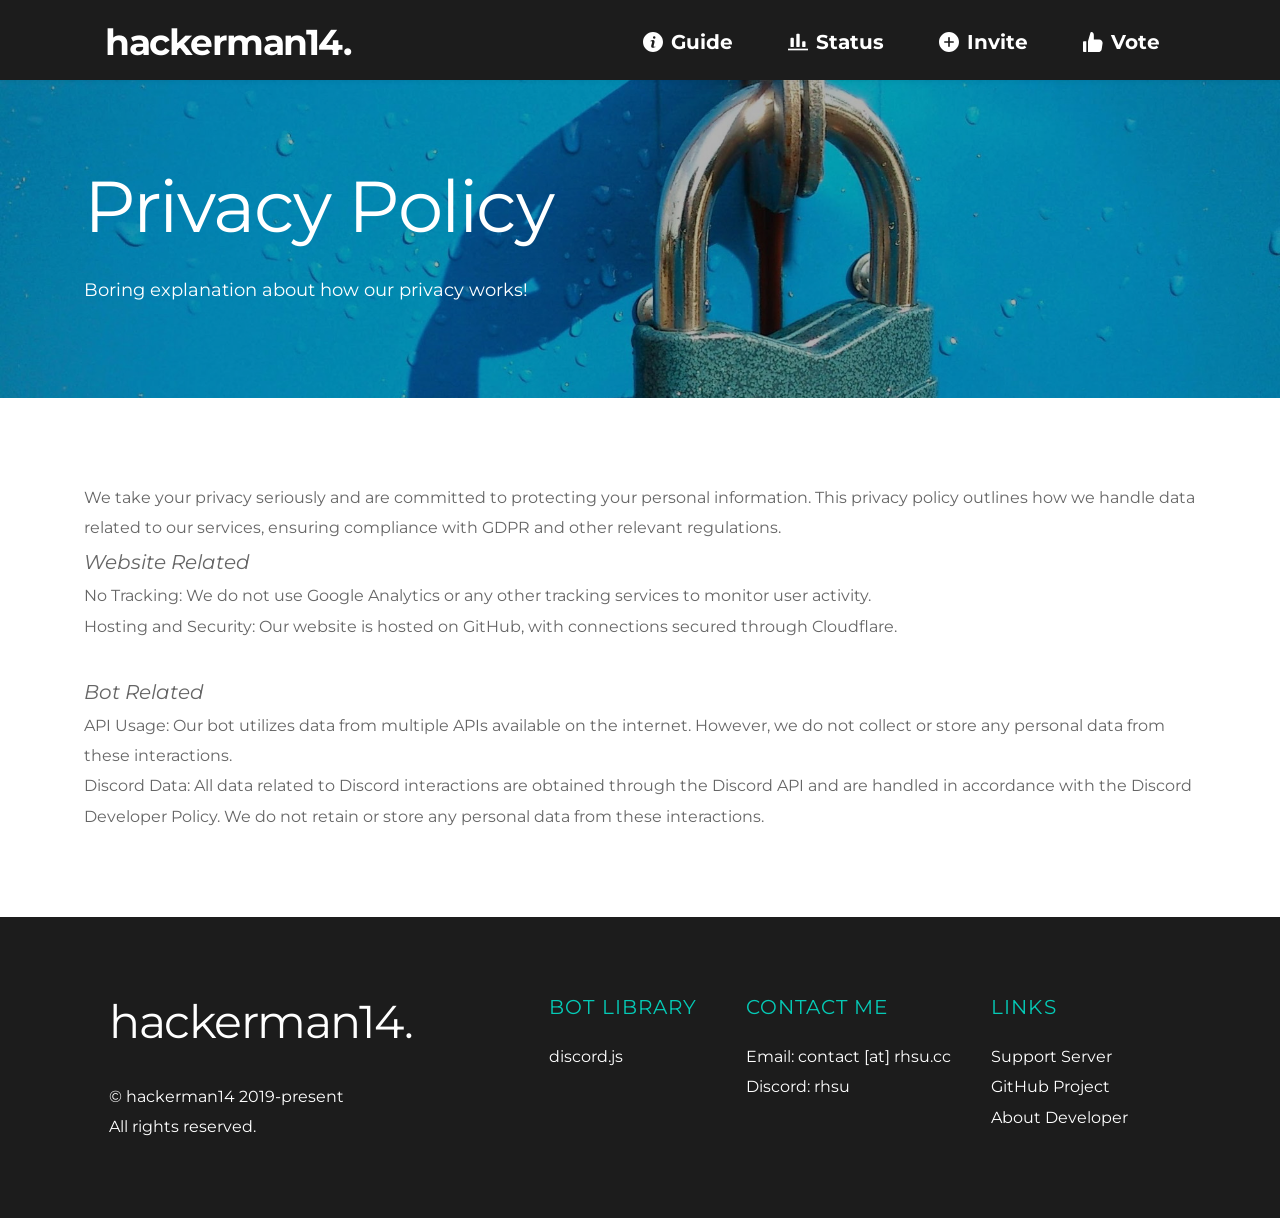
<file: privacy.html>
<!DOCTYPE html><html lang="en"><head><meta charset="utf-8" /><meta property="og:site_name" content="hackerman14 Bot" /><meta property="og:type" content="article" /><meta property="og:url" content="/privacy" /><meta content="summary_large_image" name="twitter:card" />

        <meta property="og:title" content="Privacy Policy" />
    <meta name="twitter:title" content="Privacy Policy" />

    <meta property="og:description" content="We value your privacy, here&#039;s the explanation about our service." />
    <meta name="twitter:description" content="We value your privacy, here&#039;s the explanation about our service." />

                <meta property="og:image" content="assets/img/671a1892465a5f11251a8129c8312c8c.jpg" />
        <meta property="twitter:image" content="assets/img/671a1892465a5f11251a8129c8312c8c.jpg">
    
    <title>Privacy Policy | hackerman14 Bot</title>

    <meta name="description" content="We value your privacy, here&#039;s the explanation about our service." />


            <link rel="apple-touch-icon-precomposed" href="https://cloud-1de12d.becdn.net/media/iW=180&iH=any/a333692f76204dddaf79dc03dae3fab8.png"/><link rel="apple-touch-icon-precomposed" href="https://cloud-1de12d.becdn.net/media/iW=256&iH=256/a333692f76204dddaf79dc03dae3fab8.png"/><link rel="canonical" href="/privacy" /><link rel="icon" href="https://cloud-1de12d.becdn.net/media/iW=32%26iH=any/16ed4a641cb945224e56a2d55d83919b.png" sizes="32x32"/><link rel="icon" href="https://cloud-1de12d.becdn.net/media/iW=192%26iH=any/16ed4a641cb945224e56a2d55d83919b.png" sizes="192x192"/><link href="https://fonts.bunny.net/css?family=Montserrat:100,100italic,200,200italic,300,300italic,regular,italic,500,500italic,600,600italic,700,700italic,800,800italic,900,900italic|Lato:100,100italic,300,300italic,regular,italic,700,700italic,900,900italic&subset=arabic,bengali,cyrillic,cyrillic-ext,devanagari,greek,greek-ext,gujarati,hebrew,khmer,korean,latin-ext,tamil,telugu,thai,vietnamese&display=swap" class="brz-link brz-link-google" type="text/css" rel="stylesheet"/><link class="brz-link brz-link-bunny-fonts-prefetch" rel="dns-prefetch" href="https://fonts.bunny.net"><link class="brz-link brz-link-bunny-fonts-preconnect" rel="preconnect" href="https://fonts.bunny.net" crossorigin><link class="brz-link brz-link-cdn-preconnect" rel="preconnect" href="https://cloud-1de12d.becdn.net" crossorigin><meta name="viewport" content="width=device-width, initial-scale=1"><link href="assets/384680b3e5d999e9d3fe8dcf377a4302.css" class="brz-link brz-link-preview-lib-pro" media="print" onload="this.media='all'" data-brz-group="group-1_2" rel="stylesheet"/><link href="assets/7bad176b866ffd3736f5d04137036730.css" class="brz-link brz-link-preview-pro" media="print" onload="this.media='all'" rel="stylesheet"/><link href="assets/7e89a418bb7f7538a687cc7951016d06.css" class="brz-link brz-link-preview" rel="stylesheet"/><style class="brz-style">.brz .brz-css-d-richtext {width: 100%;mix-blend-mode: normal;}
.brz .brz-css-d-cloneable-container {justify-content: center;padding: 0;gap: 20px 10px;}
.brz .brz-css-d-sectionheaderitem-container {border: 0px solid transparent;}
@media (min-width:991px) {.brz .brz-css-d-sectionheaderitem-container {max-width: calc(1 * var(--brz-section-container-max-width,1170px));}}
@media (max-width:991px) and (min-width:768px) {.brz .brz-css-d-sectionheaderitem-container {max-width: 100%;}}
@media (max-width:767px) {.brz .brz-css-d-sectionheaderitem-container {max-width: 100%;}}
.brz .brz-css-d-row-row {margin: 0;z-index: auto;align-items: flex-start;}
.brz .brz-css-d-row-row > .brz-bg {border-radius: 0px;max-width: 100%;mix-blend-mode: normal;}
.brz .brz-css-d-row-row > .brz-bg {border: 0px solid rgba(102,115,141,0);box-shadow: none;}
.brz .brz-css-d-row-row > .brz-bg > .brz-bg-image {background-size: cover;background-repeat: no-repeat;-webkit-mask-image: none;mask-image: none;}
.brz .brz-css-d-row-row > .brz-bg > .brz-bg-image {background-image: none;filter: none;display: block;}
.brz .brz-css-d-row-row > .brz-bg > .brz-bg-image:after {content: "";background-image: none;}
.brz .brz-css-d-row-row > .brz-bg > .brz-bg-color {-webkit-mask-image: none;mask-image: none;}
.brz .brz-css-d-row-row > .brz-bg > .brz-bg-color {background-color: rgba(0,0,0,0);background-image: none;}
.brz .brz-css-d-row-row > .brz-bg > .brz-bg-map {display: none;}
.brz .brz-css-d-row-row > .brz-bg > .brz-bg-map {filter: none;}
.brz .brz-css-d-row-row > .brz-bg > .brz-bg-video {display: none;}
.brz .brz-css-d-row-row > .brz-bg > .brz-bg-video {filter: none;}
.brz .brz-css-d-row-row > .brz-row {border: 0px solid transparent;}
.brz .brz-css-d-row-row > .brz-row, .brz .brz-css-d-row-row > .brz-bg > .brz-bg-video, .brz .brz-css-d-row-row > .brz-bg, .brz .brz-css-d-row-row > .brz-bg > .brz-bg-image, .brz .brz-css-d-row-row > .brz-bg > .brz-bg-color {transition-duration: .5s;transition-property: filter,box-shadow,background,border-radius,border-color;}
@media (min-width:991px) {.brz .brz-css-d-row-row {min-height: auto;display: flex;}}
@media (max-width:991px) and (min-width:768px) {.brz .brz-css-d-row-row > .brz-row {flex-direction: row;flex-wrap: wrap;justify-content: flex-start;}}
@media (max-width:991px) and (min-width:768px) {.brz .brz-css-d-row-row {min-height: auto;display: flex;}}
@media (max-width:767px) {.brz .brz-css-d-row-row > .brz-row {flex-direction: row;flex-wrap: wrap;justify-content: flex-start;}}
@media (max-width:767px) {.brz .brz-css-d-row-row {min-height: auto;display: flex;}}
.brz .brz-css-d-row-container {padding: 10px;max-width: 100%;}
@media (max-width:991px) and (min-width:768px) {.brz .brz-css-d-row-container {padding: 0;}}
@media (max-width:767px) {.brz .brz-css-d-row-container {padding: 0;}}
.brz .brz-css-d-column-column {z-index: auto;flex: 1 1 50%;max-width: 50%;justify-content: flex-start;max-height: none;}
.brz .brz-css-d-column-column .brz-columns__scroll-effect {justify-content: flex-start;}
.brz .brz-css-d-column-column > .brz-bg {margin: 0;mix-blend-mode: normal;border-radius: 0px;}
.brz .brz-css-d-column-column > .brz-bg {border: 0px solid rgba(102,115,141,0);box-shadow: none;}
.brz .brz-css-d-column-column > .brz-bg > .brz-bg-image {background-size: cover;background-repeat: no-repeat;-webkit-mask-image: none;mask-image: none;}
.brz .brz-css-d-column-column > .brz-bg > .brz-bg-image {background-image: none;filter: none;display: block;}
.brz .brz-css-d-column-column > .brz-bg > .brz-bg-image:after {content: "";background-image: none;}
.brz .brz-css-d-column-column > .brz-bg > .brz-bg-color {-webkit-mask-image: none;mask-image: none;}
.brz .brz-css-d-column-column > .brz-bg > .brz-bg-color {background-color: rgba(0,0,0,0);background-image: none;}
.brz .brz-css-d-column-column > .brz-bg > .brz-bg-map {display: none;}
.brz .brz-css-d-column-column > .brz-bg > .brz-bg-map {filter: none;}
.brz .brz-css-d-column-column > .brz-bg > .brz-bg-video {display: none;}
.brz .brz-css-d-column-column > .brz-bg > .brz-bg-video {filter: none;}
.brz .brz-css-d-column-column > .brz-bg, .brz .brz-css-d-column-column > .brz-bg > .brz-bg-image, .brz .brz-css-d-column-column > .brz-bg > .brz-bg-color {transition-duration: .5s;transition-property: filter,box-shadow,background,border-radius,border-color;}
@media (max-width:767px) {.brz .brz-css-d-column-column {flex: 1 1 100%;max-width: 100%;}
	.brz .brz-css-d-column-column > .brz-bg {margin: 10px 0px 10px 0px;}}
.brz .brz-css-d-column-bg.brz-column__items {z-index: auto;margin: 0;border: 0px solid transparent;padding: 5px 15px 5px 15px;min-height: 100%;max-height: none;justify-content: inherit;transition-duration: .5s;transition-property: filter,box-shadow,background,border-radius,border-color;}
@media (min-width:991px) {.brz .brz-css-d-column-bg {display: flex;}}
@media (max-width:991px) and (min-width:768px) {.brz .brz-css-d-column-bg {display: flex;}}
@media (max-width:767px) {.brz .brz-css-d-column-bg.brz-column__items {margin: 10px 0px 10px 0px;padding: 0;}}
@media (max-width:767px) {.brz .brz-css-d-column-bg {display: flex;}}
.brz .brz-css-d-spacer {height: 50px;}
.brz .brz-css-d-cloneable {z-index: auto;position: relative;margin: 10px 0px 10px 0px;justify-content: center;padding: 0;gap: 20px 10px;}
@media (min-width:991px) {.brz .brz-css-d-cloneable {position: relative;}
	.brz .brz-css-d-cloneable {display: flex;}}
@media (max-width:991px) and (min-width:768px) {.brz .brz-css-d-cloneable {position: relative;}
	.brz .brz-css-d-cloneable {display: flex;}}
@media (max-width:767px) {.brz .brz-css-d-cloneable {position: relative;}
	.brz .brz-css-d-cloneable {display: flex;}}
.brz .brz-css-d-button.brz-btn--hover:not(.brz-btn--hover-in), .brz .brz-css-d-button.brz-btn--hover-in:before {background-color: rgba(var(--brz-global-color3),1);background-image: none;}
.brz .brz-css-d-button.brz-btn--hover:not(.brz-btn--hover-in):before, .brz .brz-css-d-button.brz-btn--hover-in {background-color: rgba(var(--brz-global-color3),.8);background-image: none;}
.brz .brz-css-d-button.brz-btn--hover:not(.brz-btn--hover-in), .brz .brz-css-d-button.brz-btn--hover-in:before, .brz .brz-css-d-button.brz-btn--hover:not(.brz-btn--hover-in):before, .brz .brz-css-d-button.brz-btn--hover-in {transition-duration: .6s;}
@media (min-width:991px) {.brz .brz-css-d-button.brz-back-pulse:before {animation-duration: .6s;}}
@media (max-width:991px) and (min-width:768px) {.brz .brz-css-d-button.brz-back-pulse:before {animation-duration: .6s;}}
@media (max-width:767px) {.brz .brz-css-d-button.brz-back-pulse:before {animation-duration: .6s;}}
@media (min-width:991px) {.brz .brz-css-d-sectionheader {display: block;}}
@media (max-width:991px) and (min-width:768px) {.brz .brz-css-d-sectionheader {display: block;}}
@media (max-width:767px) {.brz .brz-css-d-sectionheader {display: block;}}
.brz .brz-css-d-button-bg.brz-btn {font-family: var(--brz-buttonfontfamily,initial);font-weight: var(--brz-buttonfontweight,initial);font-weight: var(--brz-buttonbold,initial);font-size: var(--brz-buttonfontsize,initial);line-height: var(--brz-buttonlineheight,initial);letter-spacing: var(--brz-buttonletterspacing,initial);font-variation-settings: var(--brz-buttonfontvariation,initial);font-style: var(--brz-buttonitalic,initial);text-decoration: var(--brz-buttontextdecoration,initial) !important;text-transform: var(--brz-buttontexttransform,initial) !important;border-radius: 0;flex-flow: row-reverse nowrap;padding: 14px 42px 14px 42px;padding: 14px 42px;width: auto;}
.brz .brz-css-d-button-bg.brz-btn {color: rgba(var(--brz-global-color8),1);border: 2px solid rgba(var(--brz-global-color3),1);box-shadow: none;}
.brz .brz-css-d-button-bg.brz-btn:not(.brz-btn--hover) {background-color: rgba(var(--brz-global-color3),1);background-image: none;}
.brz .brz-css-d-button-bg.brz-btn .brz-icon-svg-custom {background-color: rgba(var(--brz-global-color8),1);}
.brz .brz-css-d-button-bg.brz-btn.brz-btn-submit {color: rgba(var(--brz-global-color8),1);background-color: rgba(var(--brz-global-color3),1);background-image: none;}
.brz .brz-css-d-button-bg:after {height: unset;}
.brz .brz-css-d-button-bg .brz-btn--story-container {border: 2px solid rgba(var(--brz-global-color3),1);flex-flow: row-reverse nowrap;border-radius: 0;}
.brz .brz-css-d-button-bg .brz-btn--story-container:after {height: unset;}
.brz .brz-css-d-button-bg.brz-btn, .brz .brz-css-d-button-bg.brz-btn .brz-icon-svg-custom, .brz .brz-css-d-button-bg.brz-btn.brz-btn-submit {transition-duration: .5s;transition-property: filter,color,background,border-color,box-shadow;}
@media (min-width:991px) {.brz .brz-css-d-button-bg.brz-btn:not(.brz-btn--hover):hover {background-color: rgba(var(--brz-global-color3),.8);}
	.brz .brz-css-d-button-bg.brz-btn.brz-btn-submit:hover {background-color: rgba(var(--brz-global-color3),.8);}}
@media (max-width:991px) and (min-width:768px) {.brz .brz-css-d-button-bg.brz-btn {font-weight: var(--brz-buttontabletfontweight,initial);font-weight: var(--brz-buttontabletbold,initial);font-size: var(--brz-buttontabletfontsize,initial);line-height: var(--brz-buttontabletlineheight,initial);letter-spacing: var(--brz-buttontabletletterspacing,initial);font-variation-settings: var(--brz-buttontabletfontvariation,initial);font-style: var(--brz-buttontabletitalic,initial);text-decoration: var(--brz-buttontablettextdecoration,initial) !important;text-transform: var(--brz-buttontablettexttransform,initial) !important;padding: 11px 26px 11px 26px;padding: 11px 26px;width: auto;}}
@media (max-width:767px) {.brz .brz-css-d-button-bg.brz-btn {font-weight: var(--brz-buttonmobilefontweight,initial);font-weight: var(--brz-buttonmobilebold,initial);font-size: var(--brz-buttonmobilefontsize,initial);line-height: var(--brz-buttonmobilelineheight,initial);letter-spacing: var(--brz-buttonmobileletterspacing,initial);font-variation-settings: var(--brz-buttonmobilefontvariation,initial);font-style: var(--brz-buttonmobileitalic,initial);text-decoration: var(--brz-buttonmobiletextdecoration,initial) !important;text-transform: var(--brz-buttonmobiletexttransform,initial) !important;padding: 11px 26px 11px 26px;padding: 11px 26px;width: auto;}}
.brz .brz-css-d-menu-menu-container .brz-mm-menu__icon {transition-duration: .5s;transition-property: filter,color,background,border-color,box-shadow;}
@media (min-width:991px) {.brz .brz-css-d-menu-menu-container .brz-mm-menu__icon {display: none;width: 18px;}
	.brz .brz-css-d-menu-menu-container .brz-mm-menu__icon {color: rgba(51,51,51,1);}
	.brz .brz-css-d-menu-menu-container .brz-menu {display: flex;}}
@media (max-width:991px) and (min-width:768px) {.brz .brz-css-d-menu-menu-container .brz-mm-menu__icon {display: flex;width: 18px;}
	.brz .brz-css-d-menu-menu-container .brz-mm-menu__icon {color: rgba(51,51,51,1);}
	.brz .brz-css-d-menu-menu-container .brz-menu {display: none;}}
@media (max-width:767px) {.brz .brz-css-d-menu-menu-container .brz-mm-menu__icon {display: flex;width: 18px;}
	.brz .brz-css-d-menu-menu-container .brz-mm-menu__icon {color: rgba(51,51,51,1);}
	.brz .brz-css-d-menu-menu-container .brz-menu {display: none;}}
.brz .brz-css-d-menu-menu > .brz-menu__ul {font-family: var(--brz-buttonfontfamily,initial);display: flex;flex-wrap: wrap;justify-content: inherit;align-items: center;max-width: none;margin: 0px -5px 0px -5px;}
.brz .brz-css-d-menu-menu > .brz-menu__ul {color: rgba(0,0,0,1);}
.brz .brz-css-d-menu-menu > .brz-menu__ul > .brz-menu__item > .brz-a {flex-flow: row nowrap;padding: 0px 5px 0px 5px;}
.brz .brz-css-d-menu-menu > .brz-menu__ul > .brz-menu__item > .brz-a {color: rgba(0,0,0,1);background-color: rgba(255,255,255,0);}
.brz .brz-css-d-menu-menu > .brz-menu__ul > .brz-menu__item.brz-menu__item--opened > .brz-a {color: rgba(0,0,0,1);background-color: rgba(255,255,255,0);}
.brz .brz-css-d-menu-menu > .brz-menu__ul > .brz-menu__item.brz-menu__item--opened {color: rgba(0,0,0,1);background-color: transparent;border: 0px solid rgba(85,85,85,1);}
.brz .brz-css-d-menu-menu > .brz-menu__ul > .brz-menu__item.brz-menu__item--current:not(.brz-menu__item.brz-menu__item--current:active) {color: rgba(0,0,0,1);background-color: rgba(255,255,255,0);border: 0px solid rgba(85,85,85,1);}
.brz .brz-css-d-menu-menu > .brz-menu__ul > .brz-menu__item.brz-menu__item--current > .brz-a:not(.brz-a:active) {color: rgba(0,0,0,1);background-color: rgba(255,255,255,0);}
.brz .brz-css-d-menu-menu > .brz-menu__ul > .brz-menu__item > .brz-a > .brz-icon-svg {margin: 0;margin-inline-end: 15px;}
.brz .brz-css-d-menu-menu > .brz-menu__ul > .brz-menu__item > .brz-a > .brz-icon-svg.brz-icon-svg-custom {background-color: rgba(0,0,0,1);}
.brz .brz-css-d-menu-menu > .brz-menu__ul > .brz-menu__item.brz-menu__item--current > .brz-a:not(.brz-a:active) > .brz-icon-svg.brz-icon-svg-custom {background-color: rgba(0,0,0,1);}
.brz .brz-css-d-menu-menu > .brz-menu__ul > .brz-menu__item.brz-menu__item--current:not(.brz-menu__item.brz-menu__item--current:active) > .brz-icon-svg.brz-icon-svg-custom {background-color: rgba(0,0,0,1);}
.brz .brz-css-d-menu-menu > .brz-menu__ul > .brz-menu__item {border-radius: 0px;}
.brz .brz-css-d-menu-menu > .brz-menu__ul > .brz-menu__item {color: rgba(0,0,0,1);background-color: transparent;border: 0px solid rgba(85,85,85,1);}
.brz .brz-css-d-menu-menu > .brz-menu__ul > .brz-menu__item > a {border-radius: 0px;}
.brz .brz-css-d-menu-menu > .brz-menu__ul > .brz-menu__item-dropdown .brz-menu__sub-menu {font-family: var(--brz-buttonfontfamily,initial);border-radius: 0px;}
.brz .brz-css-d-menu-menu > .brz-menu__ul > .brz-menu__item-dropdown .brz-menu__sub-menu {color: rgba(255,255,255,1);background-color: rgba(51,51,51,1);box-shadow: none;}
.brz .brz-css-d-menu-menu > .brz-menu__ul > .brz-menu__item-dropdown .brz-menu__sub-menu .brz-menu__item > .brz-a {flex-flow: row nowrap;}
.brz .brz-css-d-menu-menu > .brz-menu__ul > .brz-menu__item-dropdown .brz-menu__sub-menu .brz-a:hover {color: rgba(255,255,255,1);}
.brz .brz-css-d-menu-menu > .brz-menu__ul > .brz-menu__item-dropdown .brz-menu__sub-menu .brz-a > .brz-icon-svg {margin: 0;margin-inline-end: 15px;font-size: 12px;}
.brz .brz-css-d-menu-menu > .brz-menu__ul > .brz-menu__item-dropdown .brz-menu__sub-menu > .brz-menu__item.brz-menu__item--current > .brz-a {color: rgba(255,255,255,1);}
.brz .brz-css-d-menu-menu > .brz-menu__ul > .brz-menu__item-dropdown .brz-menu__sub-menu > .brz-menu__item.brz-menu__item--current {background-color: rgba(51,51,51,1);}
.brz .brz-css-d-menu-menu > .brz-menu__ul > .brz-menu__item-dropdown .brz-menu__sub-menu > .brz-menu__item.brz-menu__item--current:hover {background-color: rgba(51,51,51,1);}
.brz .brz-css-d-menu-menu > .brz-menu__ul > .brz-menu__item-dropdown > .brz-menu__item--current .brz-menu__sub-menu {box-shadow: none;}
.brz .brz-css-d-menu-menu > .brz-menu__ul > .brz-menu__item-dropdown .brz-menu__sub-menu > .brz-menu__item > .brz-a > .brz-icon-svg.brz-icon-svg-custom {background-color: rgba(255,255,255,1);}
.brz .brz-css-d-menu-menu > .brz-menu__ul > .brz-menu__item-dropdown .brz-menu__sub-menu > .brz-menu__item:not(.brz-menu__item.brz-menu__item--current) > .brz-a > .brz-icon-svg.brz-icon-svg-custom {background-color: rgba(255,255,255,1);}
.brz .brz-css-d-menu-menu > .brz-menu__ul > .brz-menu__item-dropdown .brz-menu__sub-menu > .brz-menu__item.brz-menu__item--current > .brz-a > .brz-icon-svg.brz-icon-svg-custom {background-color: rgba(255,255,255,1);}
.brz .brz-css-d-menu-menu > .brz-menu__ul > .brz-menu__item-dropdown .brz-menu__item {background-color: rgba(51,51,51,1);color: rgba(255,255,255,1);}
.brz .brz-css-d-menu-menu > .brz-menu__ul > .brz-menu__item-dropdown .brz-menu__sub-menu .brz-menu__item-dropdown .brz-a:hover:after {border-color: rgba(255,255,255,1);}
.brz .brz-css-d-menu-menu > .brz-menu__ul > .brz-menu__item-dropdown .brz-menu__sub-menu > .brz-menu__item {border-bottom: 1px solid rgba(85,85,85,1);}
.brz .brz-css-d-menu-menu .brz-menu__item-dropdown .brz-menu__item, .brz .brz-css-d-menu-menu .brz-menu__sub-menu .brz-menu__item-dropdown .brz-a:after, .brz .brz-css-d-menu-menu .brz-menu__sub-menu > .brz-menu__item.brz-menu__item--current > .brz-a > .brz-icon-svg.brz-icon-svg-custom, .brz .brz-css-d-menu-menu .brz-menu__sub-menu > .brz-menu__item:not(.brz-menu__item.brz-menu__item--current) > .brz-a > .brz-icon-svg.brz-icon-svg-custom, .brz .brz-css-d-menu-menu .brz-menu__sub-menu > .brz-menu__item > .brz-a > .brz-icon-svg.brz-icon-svg-custom, .brz .brz-css-d-menu-menu .brz-menu__item--current .brz-menu__sub-menu, .brz .brz-css-d-menu-menu .brz-menu__sub-menu > .brz-menu__item.brz-menu__item--current, .brz .brz-css-d-menu-menu .brz-menu__ul, .brz .brz-css-d-menu-menu .brz-menu__ul > .brz-menu__item > .brz-a, .brz .brz-css-d-menu-menu .brz-menu__ul > .brz-menu__item.brz-menu__item--opened > .brz-a, .brz .brz-css-d-menu-menu .brz-menu__ul > .brz-menu__item.brz-menu__item--opened, .brz .brz-css-d-menu-menu .brz-menu__ul > .brz-menu__item.brz-menu__item--current:not(.brz-menu__item.brz-menu__item--current:active), .brz .brz-css-d-menu-menu .brz-menu__ul > .brz-menu__item.brz-menu__item--current > .brz-a:not(.brz-a:active), .brz .brz-css-d-menu-menu .brz-menu__ul > .brz-menu__item > .brz-a > .brz-icon-svg.brz-icon-svg-custom, .brz .brz-css-d-menu-menu .brz-menu__ul > .brz-menu__item.brz-menu__item--current > .brz-a:not(.brz-a:active) > .brz-icon-svg.brz-icon-svg-custom, .brz .brz-css-d-menu-menu .brz-menu__ul > .brz-menu__item.brz-menu__item--current:not(.brz-menu__item.brz-menu__item--current:active) > .brz-icon-svg.brz-icon-svg-custom, .brz .brz-css-d-menu-menu .brz-menu__ul > .brz-menu__item, .brz .brz-css-d-menu-menu .brz-menu__sub-menu, .brz .brz-css-d-menu-menu:hover .brz-menu__sub-menu .brz-a, .brz .brz-css-d-menu-menu .brz-menu__sub-menu > .brz-menu__item.brz-menu__item--current > .brz-a, .brz .brz-css-d-menu-menu .brz-menu__sub-menu > .brz-menu__item.brz-menu__item--current {transition-duration: .5s;transition-property: filter,color,background,border-color,box-shadow;}
@media (min-width:991px) {.brz .brz-css-d-menu-menu > .brz-menu__ul {font-size: var(--brz-buttonfontsize,initial);font-weight: var(--brz-buttonfontweight,initial);font-weight: var(--brz-buttonbold,initial);line-height: var(--brz-buttonlineheight,initial);letter-spacing: var(--brz-buttonletterspacing,initial);font-variation-settings: var(--brz-buttonfontvariation,initial);font-style: var(--brz-buttonitalic,initial);text-decoration: var(--brz-buttontextdecoration,initial) !important;text-transform: var(--brz-buttontexttransform,initial) !important;}
	.brz .brz-css-d-menu-menu > .brz-menu__ul > .brz-menu__item > .brz-a > .brz-icon-svg {font-size: 12px;}
	.brz .brz-css-d-menu-menu > .brz-menu__ul > .brz-menu__item {padding-top: 0px;padding-bottom: 0px;margin-right: 5px;margin-left: 5px;}
	.brz .brz-css-d-menu-menu > .brz-menu__ul > .brz-menu__item-dropdown .brz-menu__sub-menu {font-size: var(--brz-buttonfontsize,initial);font-weight: var(--brz-buttonfontweight,initial);font-weight: var(--brz-buttonbold,initial);line-height: var(--brz-buttonlineheight,initial);letter-spacing: var(--brz-buttonletterspacing,initial);font-variation-settings: var(--brz-buttonfontvariation,initial);font-style: var(--brz-buttonitalic,initial);text-decoration: var(--brz-buttontextdecoration,initial) !important;text-transform: var(--brz-buttontexttransform,initial) !important;position: absolute;top: 0;width: 305px;}
	.brz .brz-css-d-menu-menu > .brz-menu__ul > .brz-menu__item-dropdown [data-popper-placement='left-start'] {inset-inline-end: calc(100% + 5px);}
	.brz .brz-css-d-menu-menu > .brz-menu__ul > .brz-menu__item-dropdown [data-popper-placement='right-start'] {inset-inline-start: calc(100% + 5px);}
	.brz .brz-css-d-menu-menu > .brz-menu__ul > .brz-menu__item-dropdown > .brz-menu__sub-menu {top: calc(100% + 5px);width: 300px;}
	.brz .brz-css-d-menu-menu > .brz-menu__ul > .brz-menu__item-dropdown > [data-popper-placement='left-start'] {right: 0;}
	.brz .brz-css-d-menu-menu > .brz-menu__ul > .brz-menu__item-dropdown > [data-popper-placement='right-start'] {inset-inline-start: 0;}
	.brz .brz-css-d-menu-menu > .brz-menu__ul > .brz-menu__item-mega-menu .brz-mega-menu__dropdown {display: none;}}
@media (max-width:991px) and (min-width:768px) {.brz .brz-css-d-menu-menu > .brz-menu__ul {font-size: var(--brz-buttontabletfontsize,initial);font-weight: var(--brz-buttontabletfontweight,initial);font-weight: var(--brz-buttontabletbold,initial);line-height: var(--brz-buttontabletlineheight,initial);letter-spacing: var(--brz-buttontabletletterspacing,initial);font-variation-settings: var(--brz-buttontabletfontvariation,initial);font-style: var(--brz-buttontabletitalic,initial);text-decoration: var(--brz-buttontablettextdecoration,initial) !important;text-transform: var(--brz-buttontablettexttransform,initial) !important;}
	.brz .brz-css-d-menu-menu > .brz-menu__ul > .brz-menu__item > .brz-a > .brz-icon-svg {font-size: 12px;}
	.brz .brz-css-d-menu-menu > .brz-menu__ul > .brz-menu__item {padding-top: 0px;padding-bottom: 0px;margin-right: 5px;margin-left: 5px;}
	.brz .brz-css-d-menu-menu > .brz-menu__ul > .brz-menu__item-dropdown .brz-menu__sub-menu {font-size: var(--brz-buttontabletfontsize,initial);font-weight: var(--brz-buttontabletfontweight,initial);font-weight: var(--brz-buttontabletbold,initial);line-height: var(--brz-buttontabletlineheight,initial);letter-spacing: var(--brz-buttontabletletterspacing,initial);font-variation-settings: var(--brz-buttontabletfontvariation,initial);font-style: var(--brz-buttontabletitalic,initial);text-decoration: var(--brz-buttontablettextdecoration,initial) !important;text-transform: var(--brz-buttontablettexttransform,initial) !important;position: absolute;top: 0;width: 305px;}
	.brz .brz-css-d-menu-menu > .brz-menu__ul > .brz-menu__item-dropdown > .brz-menu__sub-menu {top: calc(100% + 5px);width: 300px;}
	.brz .brz-css-d-menu-menu > .brz-menu__ul > .brz-menu__item-dropdown > [data-popper-placement='left-start'] {right: 0;}
	.brz .brz-css-d-menu-menu > .brz-menu__ul > .brz-menu__item-dropdown > [data-popper-placement='right-start'] {inset-inline-start: 0;}
	.brz .brz-css-d-menu-menu > .brz-menu__ul > .brz-menu__item-dropdown .brz-menu__sub-menu .brz-menu__item-dropdown > .brz-a:after {border-right-style: solid;border-left-style: none;}
	.brz .brz-css-d-menu-menu > .brz-menu__ul > .brz-menu__item-dropdown .brz-menu__sub-menu .brz-menu__item-dropdown .brz-menu__sub-menu {position: relative;top: auto;inset-inline-start: auto;transform: translate(0,0);height: 0;overflow: hidden;}
	.brz .brz-css-d-menu-menu > .brz-menu__ul > .brz-menu__item-dropdown .brz-menu__sub-menu .brz-menu__item--opened > .brz-menu__sub-menu {height: auto;width: 100%;left: auto;right: auto;}
	.brz .brz-css-d-menu-menu.brz-menu__preview > .brz-menu__ul > .brz-menu__item-dropdown .brz-menu__sub-menu .brz-menu__item > .brz-menu__sub-menu {height: auto;width: 100%;left: auto;right: auto;}
	.brz .brz-css-d-menu-menu > .brz-menu__ul > .brz-menu__item-mega-menu .brz-mega-menu__dropdown {display: none;}}
@media (max-width:767px) {.brz .brz-css-d-menu-menu > .brz-menu__ul {font-size: var(--brz-buttonmobilefontsize,initial);font-weight: var(--brz-buttonmobilefontweight,initial);font-weight: var(--brz-buttonmobilebold,initial);line-height: var(--brz-buttonmobilelineheight,initial);letter-spacing: var(--brz-buttonmobileletterspacing,initial);font-variation-settings: var(--brz-buttonmobilefontvariation,initial);font-style: var(--brz-buttonmobileitalic,initial);text-decoration: var(--brz-buttonmobiletextdecoration,initial) !important;text-transform: var(--brz-buttonmobiletexttransform,initial) !important;}
	.brz .brz-css-d-menu-menu > .brz-menu__ul > .brz-menu__item > .brz-a > .brz-icon-svg {font-size: 12px;}
	.brz .brz-css-d-menu-menu > .brz-menu__ul > .brz-menu__item {padding-top: 0px;padding-bottom: 0px;margin-right: 5px;margin-left: 5px;}
	.brz .brz-css-d-menu-menu > .brz-menu__ul > .brz-menu__item-dropdown .brz-menu__sub-menu {font-size: var(--brz-buttonmobilefontsize,initial);font-weight: var(--brz-buttonmobilefontweight,initial);font-weight: var(--brz-buttonmobilebold,initial);line-height: var(--brz-buttonmobilelineheight,initial);letter-spacing: var(--brz-buttonmobileletterspacing,initial);font-variation-settings: var(--brz-buttonmobilefontvariation,initial);font-style: var(--brz-buttonmobileitalic,initial);text-decoration: var(--brz-buttonmobiletextdecoration,initial) !important;text-transform: var(--brz-buttonmobiletexttransform,initial) !important;position: absolute;top: 0;width: 305px;}
	.brz .brz-css-d-menu-menu > .brz-menu__ul > .brz-menu__item-dropdown > .brz-menu__sub-menu {top: calc(100% + 5px);width: 300px;}
	.brz .brz-css-d-menu-menu > .brz-menu__ul > .brz-menu__item-dropdown > [data-popper-placement='left-start'] {right: 0;}
	.brz .brz-css-d-menu-menu > .brz-menu__ul > .brz-menu__item-dropdown > [data-popper-placement='right-start'] {inset-inline-start: 0;}
	.brz .brz-css-d-menu-menu > .brz-menu__ul > .brz-menu__item-dropdown .brz-menu__sub-menu .brz-menu__item-dropdown > .brz-a:after {border-right-style: solid;border-left-style: none;}
	.brz .brz-css-d-menu-menu > .brz-menu__ul > .brz-menu__item-dropdown .brz-menu__sub-menu .brz-menu__item-dropdown .brz-menu__sub-menu {position: relative;top: auto;inset-inline-start: auto;transform: translate(0,0);height: 0;overflow: hidden;}
	.brz .brz-css-d-menu-menu > .brz-menu__ul > .brz-menu__item-dropdown .brz-menu__sub-menu .brz-menu__item--opened > .brz-menu__sub-menu {height: auto;width: 100%;left: auto;right: auto;}
	.brz .brz-css-d-menu-menu.brz-menu__preview > .brz-menu__ul > .brz-menu__item-dropdown .brz-menu__sub-menu .brz-menu__item > .brz-menu__sub-menu {height: auto;width: 100%;left: auto;right: auto;}
	.brz .brz-css-d-menu-menu > .brz-menu__ul > .brz-menu__item-mega-menu .brz-mega-menu__dropdown {display: block;}}
.brz .brz-css-d-menu-mmenu .brz-mm-navbar .brz-mm-close {font-size: 16px;margin: 0;padding: 10px 15px 10px 10px;}
.brz .brz-css-d-menu-mmenu .brz-mm-navbar .brz-mm-close {color: rgba(255,255,255,1);background-color: #333;}
.brz .brz-css-d-menu-mmenu .brz-menu__item {font-family: var(--brz-buttonfontfamily,initial);}
.brz .brz-css-d-menu-mmenu .brz-menu__item {color: rgba(255,255,255,1);border-color: rgba(85,85,85,1);}
.brz nav.brz-mm-menu.brz-css-d-menu-mmenu {background-color: rgba(51,51,51,.8);}
.brz .brz-css-d-menu-mmenu.brz-mm-menu .brz-menu__item .brz-mm-listitem__text {padding: 10px 20px 10px 20px;flex-flow: row nowrap;}
.brz .brz-css-d-menu-mmenu .brz-menu__item:hover > .brz-mm-listitem__text {color: rgba(255,255,255,1);}
.brz .brz-css-d-menu-mmenu .brz-menu__item .brz-mm-menu__item__icon.brz-icon-svg-custom {background-color: rgba(255,255,255,1);}
.brz .brz-css-d-menu-mmenu .brz-mm-navbar {color: rgba(255,255,255,1);}
.brz .brz-css-d-menu-mmenu .brz-menu__item.brz-mm-listitem_opened {color: rgba(255,255,255,1);}
.brz .brz-css-d-menu-mmenu.brz-mm-menu.brz-mm-menu_theme-dark.brz-mm-menu_opened .brz-mm-panels {background-image: none;}
.brz .brz-css-d-menu-mmenu.brz-mm-menu.brz-mm-menu_theme-dark .brz-mm-panels, .brz .brz-css-d-menu-mmenu .brz-mm-panels > .brz-mm-panel:before {background-image: none;background-color: rgba(51,51,51,.8);}
.brz .brz-css-d-menu-mmenu.brz-mm-menu.brz-mm-menu_theme-dark .brz-mm-panels, .brz .brz-css-d-menu-mmenu .brz-mm-panels > .brz-mm-panel {background-color: rgba(51,51,51,.8);}
.brz .brz-css-d-menu-mmenu .brz-mm-panels > .brz-mm-panel {background-image: none;background-color: rgba(51,51,51,.8);}
.brz .brz-css-d-menu-mmenu.brz-mm-menu.brz-mm-menu_theme-dark .brz-mm-navbar.brz-mm-listitem .brz-mm-listitem_opened > .brz-mm-listitem__text:after {border-color: rgba(85,85,85,1);}
.brz .brz-css-d-menu-mmenu .brz-mm-listitem {border-color: rgba(85,85,85,1);}
.brz .brz-css-d-menu-mmenu  .brz-menu__item.brz-menu__item--current:not(.brz-menu__item.brz-menu__item--current:active) {color: rgba(255,255,255,1);}
.brz .brz-css-d-menu-mmenu .brz-menu__item.brz-menu__item--current:not(brz-menu__item.brz-menu__item--current:active):hover > .brz-mm-listitem__text {color: rgba(255,255,255,1);}
.brz .brz-css-d-menu-mmenu  .brz-menu__item.brz-menu__item--current:not(brz-menu__item.brz-menu__item--current:active) > .brz-mm-listitem__text > .brz-icon-svg.brz-icon-svg-custom {background-color: rgba(255,255,255,1);}
.brz .brz-css-d-menu-mmenu .brz-mm-listitem, .brz .brz-css-d-menu-mmenu.brz-mm-menu.brz-mm-menu_theme-dark .brz-mm-navbar.brz-mm-listitem .brz-mm-listitem_opened > .brz-mm-listitem__text:after, .brz .brz-css-d-menu-mmenu .brz-menu__item, .brz .brz-css-d-menu-mmenu.brz-mm-menu.brz-mm-menu_theme-dark .brz-mm-panels, .brz .brz-css-d-menu-mmenu .brz-mm-panels > .brz-mm-panel, .brz .brz-css-d-menu-mmenu.brz-mm-menu.brz-mm-menu_theme-dark .brz-mm-panels, .brz .brz-css-d-menu-mmenu .brz-mm-panels > .brz-mm-panel:before, .brz .brz-css-d-menu-mmenu .brz-menu__item.brz-mm-listitem_opened, .brz .brz-css-d-menu-mmenu .brz-mm-navbar, .brz nav.brz-mm-menu.brz-css-d-menu-mmenu, .brz .brz-css-d-menu-mmenu .brz-menu__item > .brz-mm-listitem__text, .brz .brz-css-d-menu-mmenu .brz-menu__item .brz-mm-menu__item__icon.brz-icon-svg-custom {transition-duration: .5s;transition-property: filter,color,background,border-color,box-shadow;}
@media (min-width:991px) {.brz .brz-css-d-menu-mmenu .brz-mm-navbar .brz-mm-close {transition-duration: .3s;}
	.brz .brz-css-d-menu-mmenu .brz-menu__item {font-size: var(--brz-buttonfontsize,initial);font-weight: var(--brz-buttonfontweight,initial);font-weight: var(--brz-buttonbold,initial);line-height: var(--brz-buttonlineheight,initial);letter-spacing: var(--brz-buttonletterspacing,initial);font-variation-settings: var(--brz-buttonfontvariation,initial);font-style: var(--brz-buttonitalic,initial);text-decoration: var(--brz-buttontextdecoration,initial) !important;text-transform: var(--brz-buttontexttransform,initial) !important;}
	.brz .brz-css-d-menu-mmenu .brz-menu__item .brz-a {justify-content: flex-start;text-align: start;}
	.brz .brz-css-d-menu-mmenu .brz-mm-menu__item__icon {margin: 0 15px 0 0;font-size: 12px;}
	.brz .brz-css-d-menu-mmenu .brz-mm-navbar {font-family: var(--brz-buttonfontfamily,initial);font-size: var(--brz-buttonfontsize,initial);font-weight: var(--brz-buttonfontweight,initial);font-weight: var(--brz-buttonbold,initial);line-height: var(--brz-buttonlineheight,initial);letter-spacing: var(--brz-buttonletterspacing,initial);font-variation-settings: var(--brz-buttonfontvariation,initial);font-style: var(--brz-buttonitalic,initial);text-decoration: var(--brz-buttontextdecoration,initial) !important;text-transform: var(--brz-buttontexttransform,initial) !important;border-color: rgba(85,85,85,1);}
	.brz .brz-css-d-menu-mmenu.brz-mm-menu .brz-mm-listitem_vertical .brz-mm-btn_next {height: calc(var(--brz-buttonlineheight,initial) * var(--brz-buttonfontsize,initial) + 10px + 10px);padding-right: 20px;}}
@media (max-width:991px) and (min-width:768px) {.brz .brz-css-d-menu-mmenu .brz-mm-navbar .brz-mm-close {transition-duration: .3s;}
	.brz .brz-css-d-menu-mmenu .brz-menu__item {font-size: var(--brz-buttontabletfontsize,initial);font-weight: var(--brz-buttontabletfontweight,initial);font-weight: var(--brz-buttontabletbold,initial);line-height: var(--brz-buttontabletlineheight,initial);letter-spacing: var(--brz-buttontabletletterspacing,initial);font-variation-settings: var(--brz-buttontabletfontvariation,initial);font-style: var(--brz-buttontabletitalic,initial);text-decoration: var(--brz-buttontablettextdecoration,initial) !important;text-transform: var(--brz-buttontablettexttransform,initial) !important;}
	.brz .brz-css-d-menu-mmenu .brz-menu__item .brz-a {justify-content: flex-start;text-align: start;}
	.brz .brz-css-d-menu-mmenu .brz-mm-menu__item__icon {margin: 0 15px 0 0;font-size: 12px;}
	.brz .brz-css-d-menu-mmenu .brz-mm-navbar {font-family: var(--brz-buttonfontfamily,initial);font-size: var(--brz-buttontabletfontsize,initial);font-weight: var(--brz-buttontabletfontweight,initial);font-weight: var(--brz-buttontabletbold,initial);line-height: var(--brz-buttontabletlineheight,initial);letter-spacing: var(--brz-buttontabletletterspacing,initial);font-variation-settings: var(--brz-buttontabletfontvariation,initial);font-style: var(--brz-buttontabletitalic,initial);text-decoration: var(--brz-buttontablettextdecoration,initial) !important;text-transform: var(--brz-buttontablettexttransform,initial) !important;border-color: rgba(85,85,85,1);}
	.brz .brz-css-d-menu-mmenu.brz-mm-menu .brz-mm-listitem_vertical .brz-mm-btn_next {height: calc(var(--brz-buttontabletlineheight,initial) * var(--brz-buttontabletfontsize,initial) + 10px + 10px);padding-right: 20px;}}
@media (max-width:767px) {.brz .brz-css-d-menu-mmenu .brz-mm-navbar .brz-mm-close {transition-duration: .3s;}
	.brz .brz-css-d-menu-mmenu .brz-menu__item {font-size: var(--brz-buttonmobilefontsize,initial);font-weight: var(--brz-buttonmobilefontweight,initial);font-weight: var(--brz-buttonmobilebold,initial);line-height: var(--brz-buttonmobilelineheight,initial);letter-spacing: var(--brz-buttonmobileletterspacing,initial);font-variation-settings: var(--brz-buttonmobilefontvariation,initial);font-style: var(--brz-buttonmobileitalic,initial);text-decoration: var(--brz-buttonmobiletextdecoration,initial) !important;text-transform: var(--brz-buttonmobiletexttransform,initial) !important;}
	.brz .brz-css-d-menu-mmenu .brz-menu__item .brz-a {justify-content: flex-start;text-align: start;}
	.brz .brz-css-d-menu-mmenu .brz-mm-menu__item__icon {margin: 0 15px 0 0;font-size: 12px;}
	.brz .brz-css-d-menu-mmenu .brz-mm-navbar {font-family: var(--brz-buttonfontfamily,initial);font-size: var(--brz-buttonmobilefontsize,initial);font-weight: var(--brz-buttonmobilefontweight,initial);font-weight: var(--brz-buttonmobilebold,initial);line-height: var(--brz-buttonmobilelineheight,initial);letter-spacing: var(--brz-buttonmobileletterspacing,initial);font-variation-settings: var(--brz-buttonmobilefontvariation,initial);font-style: var(--brz-buttonmobileitalic,initial);text-decoration: var(--brz-buttonmobiletextdecoration,initial) !important;text-transform: var(--brz-buttonmobiletexttransform,initial) !important;border-color: rgba(85,85,85,1);}
	.brz .brz-css-d-menu-mmenu.brz-mm-menu .brz-mm-listitem_vertical .brz-mm-btn_next {height: calc(var(--brz-buttonmobilelineheight,initial) * var(--brz-buttonmobilefontsize,initial) + 10px + 10px);padding-right: 20px;}}
.brz .brz-css-d-sectionitem-bg {padding: 75px 0px 75px 0px;}
.brz .brz-css-d-sectionitem-bg > .brz-bg {border-radius: 0px;mix-blend-mode: normal;}
.brz .brz-css-d-sectionitem-bg > .brz-bg {border: 0px solid rgba(102,115,141,0);}
.brz .brz-css-d-sectionitem-bg > .brz-bg > .brz-bg-image {background-size: cover;background-repeat: no-repeat;-webkit-mask-image: none;mask-image: none;}
.brz .brz-css-d-sectionitem-bg > .brz-bg > .brz-bg-image {background-image: none;filter: none;display: block;}
.brz .brz-css-d-sectionitem-bg > .brz-bg > .brz-bg-image:after {content: "";background-image: none;}
.brz .brz-css-d-sectionitem-bg > .brz-bg > .brz-bg-color {-webkit-mask-image: none;mask-image: none;}
.brz .brz-css-d-sectionitem-bg > .brz-bg > .brz-bg-color {background-color: rgba(0,0,0,0);background-image: none;}
.brz .brz-css-d-sectionitem-bg > .brz-bg > .brz-bg-map {display: none;}
.brz .brz-css-d-sectionitem-bg > .brz-bg > .brz-bg-map {filter: none;}
.brz .brz-css-d-sectionitem-bg > .brz-bg > .brz-bg-video {display: none;}
.brz .brz-css-d-sectionitem-bg > .brz-bg > .brz-bg-video {filter: none;}
.brz .brz-css-d-sectionitem-bg > .brz-bg > .brz-bg-shape__top {background-size: 100% 100px;height: 100px;transform: scale(1.02) rotateX(0deg) rotateY(0deg);z-index: auto;}
.brz .brz-css-d-sectionitem-bg > .brz-bg > .brz-bg-shape__top::after {background-image: none;-webkit-mask-image: none;background-size: 100% 100px;height: 100px;}
.brz .brz-css-d-sectionitem-bg > .brz-bg > .brz-bg-shape__bottom {background-size: 100% 100px;height: 100px;transform: scale(1.02) rotateX(-180deg) rotateY(-180deg);z-index: auto;}
.brz .brz-css-d-sectionitem-bg > .brz-bg > .brz-bg-shape__bottom::after {background-image: none;-webkit-mask-image: none;background-size: 100% 100px;height: 100px;}
.brz .brz-css-d-sectionitem-bg > .brz-bg > .brz-bg-slideshow  .brz-bg-slideshow-item {display: none;background-position: 50% 50%;}
.brz .brz-css-d-sectionitem-bg > .brz-bg > .brz-bg-slideshow  .brz-bg-slideshow-item {filter: none;}
.brz .brz-css-d-sectionitem-bg > .brz-bg, .brz .brz-css-d-sectionitem-bg > .brz-bg > .brz-bg-image, .brz .brz-css-d-sectionitem-bg > .brz-bg > .brz-bg-map, .brz .brz-css-d-sectionitem-bg > .brz-bg > .brz-bg-color, .brz .brz-css-d-sectionitem-bg > .brz-bg > .brz-bg-video {transition-duration: .5s;transition-property: filter,box-shadow,background,border-radius,border-color;}
@media (min-width:991px) {.brz .brz-css-d-sectionitem-bg > .brz-bg > .brz-bg-image {background-attachment: scroll;}}
@media (max-width:991px) and (min-width:768px) {.brz .brz-css-d-sectionitem-bg {padding: 50px 15px 50px 15px;}}
@media (max-width:767px) {.brz .brz-css-d-sectionitem-bg {padding: 25px 15px 25px 15px;}}
.brz .brz-css-d-sectionfooter-container {border: 0px solid transparent;}
@media (min-width:991px) {.brz .brz-css-d-sectionfooter-container {max-width: calc(1 * var(--brz-section-container-max-width,1170px));}}
@media (max-width:991px) and (min-width:768px) {.brz .brz-css-d-sectionfooter-container {max-width: 100%;}}
@media (max-width:767px) {.brz .brz-css-d-sectionfooter-container {max-width: 100%;}}
.brz .brz-css-d-section {z-index: auto;margin: 0;}
.brz .brz-css-d-section.brz-section .brz-section__content {min-height: auto;display: flex;}
.brz .brz-css-d-section .brz-container {justify-content: center;}
.brz .brz-css-d-section > .slick-slider > .brz-slick-slider__dots {color: rgba(0,0,0,1);}
.brz .brz-css-d-section > .slick-slider > .brz-slick-slider__arrow {color: rgba(0,0,0,.7);}
.brz .brz-css-d-section > .slick-slider > .brz-slick-slider__dots > .brz-slick-slider__pause {color: rgba(0,0,0,1);}
@media (min-width:991px) {.brz .brz-css-d-section {display: block;}}
@media (max-width:991px) and (min-width:768px) {.brz .brz-css-d-section {display: block;}}
@media (max-width:767px) {.brz .brz-css-d-section {display: block;}}
.brz .brz-css-d-sectionheaderitem {padding: 75px 0px 75px 0px;margin: 0;}
.brz .brz-css-d-sectionheaderitem > .brz-bg {border-radius: 0px;}
.brz .brz-css-d-sectionheaderitem > .brz-bg {border: 0px solid rgba(102,115,141,0);}
.brz .brz-css-d-sectionheaderitem > .brz-bg:after {box-shadow: none;}
.brz .brz-css-d-sectionheaderitem > .brz-bg > .brz-bg-image {-webkit-mask-image: none;mask-image: none;background-size: cover;background-repeat: no-repeat;}
.brz .brz-css-d-sectionheaderitem > .brz-bg > .brz-bg-image {background-image: none;filter: none;}
.brz .brz-css-d-sectionheaderitem > .brz-bg > .brz-bg-image:after {content: "";background-image: none;}
.brz .brz-css-d-sectionheaderitem > .brz-bg > .brz-bg-color {-webkit-mask-image: none;mask-image: none;}
.brz .brz-css-d-sectionheaderitem > .brz-bg > .brz-bg-color {background-color: rgba(0,0,0,0);background-image: none;}
.brz .brz-css-d-sectionheaderitem > .brz-bg > .brz-bg-shape__top {background-size: 100% 100px;height: 100px;transform: scale(1.02) rotateX(0deg) rotateY(0deg);z-index: auto;}
.brz .brz-css-d-sectionheaderitem > .brz-bg > .brz-bg-shape__top::after {background-image: none;-webkit-mask-image: none;background-size: 100% 100px;height: 100px;}
.brz .brz-css-d-sectionheaderitem > .brz-bg > .brz-bg-shape__bottom {background-size: 100% 100px;height: 100px;transform: scale(1.02) rotateX(-180deg) rotateY(-180deg);z-index: auto;}
.brz .brz-css-d-sectionheaderitem > .brz-bg > .brz-bg-shape__bottom::after {background-image: none;-webkit-mask-image: none;background-size: 100% 100px;height: 100px;}
@media (max-width:991px) and (min-width:768px) {.brz .brz-css-d-sectionheaderitem {padding: 50px 15px 50px 15px;}}
@media (max-width:767px) {.brz .brz-css-d-sectionheaderitem {padding: 25px 15px 25px 15px;}}
.brz .brz-css-d-sectionfooter-section {padding: 75px 0px 75px 0px;min-height: auto;margin: 0;z-index: auto;}
.brz .brz-css-d-sectionfooter-section {display: flex;}
.brz .brz-css-d-sectionfooter-section > .brz-bg {border-radius: 0px;}
.brz .brz-css-d-sectionfooter-section > .brz-bg {border: 0px solid rgba(102,115,141,0);}
.brz .brz-css-d-sectionfooter-section > .brz-bg:after {box-shadow: none;}
.brz .brz-css-d-sectionfooter-section > .brz-bg > .brz-bg-image {-webkit-mask-image: none;mask-image: none;background-size: cover;background-repeat: no-repeat;}
.brz .brz-css-d-sectionfooter-section > .brz-bg > .brz-bg-image {background-image: none;filter: none;display: block;}
.brz .brz-css-d-sectionfooter-section > .brz-bg > .brz-bg-image:after {content: "";background-image: none;}
.brz .brz-css-d-sectionfooter-section > .brz-bg > .brz-bg-color {-webkit-mask-image: none;mask-image: none;}
.brz .brz-css-d-sectionfooter-section > .brz-bg > .brz-bg-color {background-color: rgba(0,0,0,0);background-image: none;}
.brz .brz-css-d-sectionfooter-section > .brz-bg > .brz-bg-shape__top {background-size: 100% 100px;height: 100px;transform: scale(1.02) rotateX(0deg) rotateY(0deg);z-index: auto;}
.brz .brz-css-d-sectionfooter-section > .brz-bg > .brz-bg-shape__top::after {background-image: none;-webkit-mask-image: none;background-size: 100% 100px;height: 100px;}
.brz .brz-css-d-sectionfooter-section > .brz-bg > .brz-bg-shape__bottom {background-size: 100% 100px;height: 100px;transform: scale(1.02) rotateX(-180deg) rotateY(-180deg);z-index: auto;}
.brz .brz-css-d-sectionfooter-section > .brz-bg > .brz-bg-shape__bottom::after {background-image: none;-webkit-mask-image: none;background-size: 100% 100px;height: 100px;}
.brz .brz-css-d-sectionfooter-section .brz-container {justify-content: center;}
@media (max-width:991px) and (min-width:768px) {.brz .brz-css-d-sectionfooter-section {padding: 25px 15px 25px 15px;}}
@media (max-width:767px) {.brz .brz-css-d-sectionfooter-section {padding: 25px 15px 25px 15px;}}
.brz .brz-css-d-wrapper {padding: 0;margin: 10px 0px 10px 0px;justify-content: center;position: relative;}
.brz .brz-css-d-wrapper .brz-wrapper-transform {transform: none;}
@media (min-width:991px) {.brz .brz-css-d-wrapper {display: flex;z-index: auto;position: relative;}}
@media (max-width:991px) and (min-width:768px) {.brz .brz-css-d-wrapper {display: flex;z-index: auto;position: relative;}}
@media (max-width:767px) {.brz .brz-css-d-wrapper {display: flex;z-index: auto;position: relative;}}
.brz .brz-css-d-sectionitem-container {border: 0px solid transparent;}
@media (min-width:991px) {.brz .brz-css-d-sectionitem-container {max-width: calc(1 * var(--brz-section-container-max-width,1170px));}}
@media (max-width:991px) and (min-width:768px) {.brz .brz-css-d-sectionitem-container {max-width: 100%;}}
@media (max-width:767px) {.brz .brz-css-d-sectionitem-container {max-width: 100%;}}
.brz .brz-css-r-wrapper {margin: 0;}
.brz .brz-css-1e0o9e3 {margin: 10px 0px 10px 0px;}
@media (min-width:991px) {.brz .brz-css-1e0o9e3 {padding: 0;margin: 10px 0px 10px 0px;justify-content: center;position: relative;}
	.brz .brz-css-1e0o9e3 .brz-wrapper-transform {transform: none;}}
@media (min-width:991px) {.brz .brz-css-1e0o9e3 {display: flex;z-index: auto;position: relative;}}
@media (max-width:767px) {.brz .brz-css-1e0o9e3 {margin: 0;}}
@media (min-width:991px) {.brz .brz-css-v5zo3k.brz-column__items {z-index: auto;margin: 0;border: 0px solid transparent;padding: 5px 15px 5px 15px;min-height: 100%;max-height: none;justify-content: inherit;transition-duration: .5s;transition-property: filter,box-shadow,background,border-radius,border-color;}}
@media (min-width:991px) {.brz .brz-css-v5zo3k:hover {display: flex;}}
.brz .brz-css-gorz4o {flex: 1 1 18%;max-width: 18%;}
@media (min-width:991px) {.brz .brz-css-gorz4o {z-index: auto;flex: 1 1 18%;max-width: 18%;justify-content: flex-start;max-height: none;}
	.brz .brz-css-gorz4o .brz-columns__scroll-effect {justify-content: flex-start;}
	.brz .brz-css-gorz4o > .brz-bg {margin: 0;mix-blend-mode: normal;border-radius: 0px;}
	.brz .brz-css-gorz4o:hover > .brz-bg {border: 0px solid rgba(102,115,141,0);box-shadow: none;}
	.brz .brz-css-gorz4o > .brz-bg > .brz-bg-image {background-size: cover;background-repeat: no-repeat;-webkit-mask-image: none;mask-image: none;}
	.brz .brz-css-gorz4o:hover > .brz-bg > .brz-bg-image {background-image: none;filter: none;display: block;}
	.brz .brz-css-gorz4o:hover > .brz-bg > .brz-bg-image:after {content: "";background-image: none;}
	.brz .brz-css-gorz4o > .brz-bg > .brz-bg-color {-webkit-mask-image: none;mask-image: none;}
	.brz .brz-css-gorz4o:hover > .brz-bg > .brz-bg-color {background-color: rgba(0,0,0,0);background-image: none;}
	.brz .brz-css-gorz4o > .brz-bg > .brz-bg-map {display: none;}
	.brz .brz-css-gorz4o:hover > .brz-bg > .brz-bg-map {filter: none;}
	.brz .brz-css-gorz4o > .brz-bg > .brz-bg-video {display: none;}
	.brz .brz-css-gorz4o:hover > .brz-bg > .brz-bg-video {filter: none;}
	.brz .brz-css-gorz4o > .brz-bg, .brz .brz-css-gorz4o > .brz-bg > .brz-bg-image, .brz .brz-css-gorz4o > .brz-bg > .brz-bg-color {transition-duration: .5s;transition-property: filter,box-shadow,background,border-radius,border-color;}}
@media (max-width:991px) and (min-width:768px) {.brz .brz-css-gorz4o {flex: 1 1 30%;max-width: 30%;}}
@media (max-width:767px) {.brz .brz-css-gorz4o {flex: 1 1 100%;max-width: 100%;}}
.brz .brz-css-iziah {margin-top: 0px !important;margin-bottom: 0px !important;text-align: left !important;font-family: "Montserrat",sans-serif !important;font-size: 16px;line-height: 1.9;font-weight: 400;letter-spacing: 0px;font-variation-settings: "wght" 400,"wdth" 100,"SOFT" 0;}
@media (min-width:991px) {.brz .brz-css-iziah {margin-top: 0px !important;margin-bottom: 0px !important;text-align: left !important;font-family: "Montserrat",sans-serif !important;font-size: 16px;line-height: 1.9;font-weight: 400;letter-spacing: 0px;font-variation-settings: "wght" 400,"wdth" 100,"SOFT" 0;font-style: inherit;text-decoration: inherit !important;text-transform: inherit !important;}}
@media (max-width:991px) and (min-width:768px) {.brz .brz-css-iziah {text-align: center !important;font-size: 15px;line-height: 1.6;}}
@media (max-width:767px) {.brz .brz-css-iziah {font-size: 15px;line-height: 1.6;}}
.brz .brz-css-rasYU {margin-top: 0px !important;margin-bottom: 0px !important;text-align: left !important;font-family: "Montserrat",sans-serif !important;font-size: 16px;line-height: 1.9;font-weight: 400;letter-spacing: 0px;font-variation-settings: "wght" 400,"wdth" 100,"SOFT" 0;}
@media (min-width:991px) {.brz .brz-css-rasYU {margin-top: 0px !important;margin-bottom: 0px !important;text-align: left !important;font-family: "Montserrat",sans-serif !important;font-size: 16px;line-height: 1.9;font-weight: 400;letter-spacing: 0px;font-variation-settings: "wght" 400,"wdth" 100,"SOFT" 0;font-style: inherit;text-decoration: inherit !important;text-transform: inherit !important;}}
@media (max-width:991px) and (min-width:768px) {.brz .brz-css-rasYU {text-align: center !important;font-size: 15px;line-height: 1.6;}}
@media (max-width:767px) {.brz .brz-css-rasYU {font-size: 15px;line-height: 1.6;}}
@media (min-width:991px) {.brz .brz-css-rr4wli {width: 100%;mix-blend-mode: normal;}}
.brz .brz-css-j7eh63 {margin: 0px 0px 10px 0px;}
@media (min-width:991px) {.brz .brz-css-j7eh63 {display: none;}}
@media (min-width:991px) {.brz .brz-css-j7eh63 {padding: 0;margin: 0px 0px 10px 0px;justify-content: center;position: relative;}
	.brz .brz-css-j7eh63 .brz-wrapper-transform {transform: none;}}
@media (min-width:991px) {.brz .brz-css-j7eh63 {display: flex;display: none;z-index: auto;position: relative;}}
@media (max-width:991px) and (min-width:768px) {.brz .brz-css-j7eh63 {display: none;}}
.brz .brz-css-kCa0x {margin-top: 0px !important;margin-bottom: 0px !important;text-align: left !important;font-family: "Montserrat",sans-serif !important;font-size: 16px;line-height: 1.9;font-weight: 400;letter-spacing: 0px;font-variation-settings: "wght" 400,"wdth" 100,"SOFT" 0;}
@media (min-width:991px) {.brz .brz-css-kCa0x {margin-top: 0px !important;margin-bottom: 0px !important;text-align: left !important;font-family: "Montserrat",sans-serif !important;font-size: 16px;line-height: 1.9;font-weight: 400;letter-spacing: 0px;font-variation-settings: "wght" 400,"wdth" 100,"SOFT" 0;font-style: inherit;text-decoration: inherit !important;text-transform: inherit !important;}}
@media (max-width:991px) and (min-width:768px) {.brz .brz-css-kCa0x {font-size: 15px;line-height: 1.6;}}
@media (max-width:767px) {.brz .brz-css-kCa0x {font-size: 15px;line-height: 1.6;}}
.brz .brz-css-q6MSg {margin-top: 0px !important;margin-bottom: 0px !important;text-align: left !important;font-family: "Montserrat",sans-serif !important;font-size: 16px;line-height: 1.9;font-weight: 400;letter-spacing: 0px;font-variation-settings: "wght" 400,"wdth" 100,"SOFT" 0;}
@media (min-width:991px) {.brz .brz-css-q6MSg {margin-top: 0px !important;margin-bottom: 0px !important;text-align: left !important;font-family: "Montserrat",sans-serif !important;font-size: 16px;line-height: 1.9;font-weight: 400;letter-spacing: 0px;font-variation-settings: "wght" 400,"wdth" 100,"SOFT" 0;font-style: inherit;text-decoration: inherit !important;text-transform: inherit !important;}}
@media (max-width:991px) and (min-width:768px) {.brz .brz-css-q6MSg {font-size: 15px;line-height: 1.6;}}
@media (max-width:767px) {.brz .brz-css-q6MSg {font-size: 15px;line-height: 1.6;}}
@media (min-width:991px) {.brz .brz-css-gihqch {width: 100%;mix-blend-mode: normal;}}
.brz .brz-css-a4eV0 {margin-top: 0px !important;margin-bottom: 0px !important;text-align: left !important;font-family: "Montserrat",sans-serif !important;font-size: 20px;line-height: 1.9;font-weight: 400;letter-spacing: 0px;font-variation-settings: "wght" 400,"wdth" 100,"SOFT" 0;}
@media (min-width:991px) {.brz .brz-css-a4eV0 {margin-top: 0px !important;margin-bottom: 0px !important;text-align: left !important;font-family: "Montserrat",sans-serif !important;font-size: 20px;line-height: 1.9;font-weight: 400;letter-spacing: 0px;font-variation-settings: "wght" 400,"wdth" 100,"SOFT" 0;font-style: inherit;text-decoration: inherit !important;text-transform: inherit !important;}}
@media (max-width:991px) and (min-width:768px) {.brz .brz-css-a4eV0 {line-height: 2;}}
@media (max-width:767px) {.brz .brz-css-a4eV0 {font-size: 16px;line-height: 2;}}
.brz .brz-css-rhVr7 {margin-top: 0px !important;margin-bottom: 0px !important;text-align: left !important;font-family: "Montserrat",sans-serif !important;font-size: 20px;line-height: 1.5;font-weight: 700;letter-spacing: 1.1px;font-variation-settings: "wght" 400,"wdth" 100,"SOFT" 0;}
@media (min-width:991px) {.brz .brz-css-rhVr7 {margin-top: 0px !important;margin-bottom: 0px !important;text-align: left !important;font-family: "Montserrat",sans-serif !important;font-size: 20px;line-height: 1.5;font-weight: 700;letter-spacing: 1.1px;font-variation-settings: "wght" 400,"wdth" 100,"SOFT" 0;font-style: inherit;text-decoration: inherit !important;text-transform: inherit !important;}}
@media (max-width:991px) and (min-width:768px) {.brz .brz-css-rhVr7 {font-size: 13px;line-height: 1.7;letter-spacing: 2px;}}
@media (max-width:767px) {.brz .brz-css-rhVr7 {font-size: 13px;line-height: 1.7;letter-spacing: 2px;}}
.brz .brz-css-15jd64x {margin: 0px 0px 10px 0px;}
@media (min-width:991px) {.brz .brz-css-15jd64x {padding: 0;margin: 0px 0px 10px 0px;justify-content: center;position: relative;}
	.brz .brz-css-15jd64x .brz-wrapper-transform {transform: none;}}
@media (min-width:991px) {.brz .brz-css-15jd64x {display: flex;z-index: auto;position: relative;}}
@media (max-width:767px) {.brz .brz-css-15jd64x {display: none;}}
.brz .brz-css-o17c0e {height: 20px;}
@media (min-width:991px) {.brz .brz-css-o17c0e {height: 20px;}}
@media (max-width:991px) and (min-width:768px) {.brz .brz-css-o17c0e {height: 10px;}}
@media (max-width:767px) {.brz .brz-css-o17c0e {height: 10px;}}
@media (min-width:991px) {.brz .brz-css-z0ycpa {padding: 0;margin: 0;justify-content: center;position: relative;}
	.brz .brz-css-z0ycpa .brz-wrapper-transform {transform: none;}}
@media (min-width:991px) {.brz .brz-css-z0ycpa {display: flex;z-index: auto;position: relative;}}
@media (max-width:991px) and (min-width:768px) {.brz .brz-css-z0ycpa {display: none;}}
@media (max-width:767px) {.brz .brz-css-z0ycpa {display: none;}}
.brz .brz-css-oy1Yd {margin-top: 0px !important;margin-bottom: 0px !important;text-align: left !important;font-family: "Montserrat",sans-serif !important;font-size: 46px;line-height: 1.3;font-weight: 700;letter-spacing: -1.5px;font-variation-settings: "wght" 400,"wdth" 100,"SOFT" 0;}
@media (min-width:991px) {.brz .brz-css-oy1Yd {margin-top: 0px !important;margin-bottom: 0px !important;text-align: left !important;font-family: "Montserrat",sans-serif !important;font-size: 46px;line-height: 1.3;font-weight: 700;letter-spacing: -1.5px;font-variation-settings: "wght" 400,"wdth" 100,"SOFT" 0;font-style: inherit;text-decoration: inherit !important;text-transform: inherit !important;}}
@media (max-width:991px) and (min-width:768px) {.brz .brz-css-oy1Yd {font-size: 38px;line-height: 1.2;letter-spacing: -1px;}}
@media (max-width:767px) {.brz .brz-css-oy1Yd {font-size: 36px;letter-spacing: -1px;}}
@media (min-width:991px) {.brz .brz-css-1wivdq7 {width: 100%;mix-blend-mode: normal;}}
@media (min-width:991px) {.brz .brz-css-1kvkv0m {padding: 0;margin: 10px 0px 10px 0px;justify-content: center;position: relative;}
	.brz .brz-css-1kvkv0m .brz-wrapper-transform {transform: none;}}
@media (min-width:991px) {.brz .brz-css-1kvkv0m {display: flex;z-index: auto;position: relative;}}
.brz .brz-css-1ggfjwf.brz-column__items {padding: 5px 15px 5px 15px;}
@media (min-width:991px) {.brz .brz-css-1ggfjwf.brz-column__items {z-index: auto;margin: 0;border: 0px solid transparent;padding: 5px 15px 5px 15px;min-height: 100%;max-height: none;justify-content: inherit;transition-duration: .5s;transition-property: filter,box-shadow,background,border-radius,border-color;}}
@media (min-width:991px) {.brz .brz-css-1ggfjwf:hover {display: flex;}}
@media (max-width:991px) and (min-width:768px) {.brz .brz-css-1ggfjwf.brz-column__items {padding: 5px 15px 35px 15px;}}
@media (max-width:767px) {.brz .brz-css-1ggfjwf.brz-column__items {padding: 0px 0px 15px 0px;}}
.brz .brz-css-o6gdx7 {flex: 1 1 40.3%;max-width: 40.3%;justify-content: flex-end;}
.brz .brz-css-o6gdx7 .brz-columns__scroll-effect {justify-content: flex-end;}
@media (min-width:991px) {.brz .brz-css-o6gdx7 {z-index: auto;flex: 1 1 40.3%;max-width: 40.3%;justify-content: flex-end;max-height: none;}
	.brz .brz-css-o6gdx7 .brz-columns__scroll-effect {justify-content: flex-end;}
	.brz .brz-css-o6gdx7 > .brz-bg {margin: 0;mix-blend-mode: normal;border-radius: 0px;}
	.brz .brz-css-o6gdx7:hover > .brz-bg {border: 0px solid rgba(102,115,141,0);box-shadow: none;}
	.brz .brz-css-o6gdx7 > .brz-bg > .brz-bg-image {background-size: cover;background-repeat: no-repeat;-webkit-mask-image: none;mask-image: none;}
	.brz .brz-css-o6gdx7:hover > .brz-bg > .brz-bg-image {background-image: none;filter: none;display: block;}
	.brz .brz-css-o6gdx7:hover > .brz-bg > .brz-bg-image:after {content: "";background-image: none;}
	.brz .brz-css-o6gdx7 > .brz-bg > .brz-bg-color {-webkit-mask-image: none;mask-image: none;}
	.brz .brz-css-o6gdx7:hover > .brz-bg > .brz-bg-color {background-color: rgba(0,0,0,0);background-image: none;}
	.brz .brz-css-o6gdx7 > .brz-bg > .brz-bg-map {display: none;}
	.brz .brz-css-o6gdx7:hover > .brz-bg > .brz-bg-map {filter: none;}
	.brz .brz-css-o6gdx7 > .brz-bg > .brz-bg-video {display: none;}
	.brz .brz-css-o6gdx7:hover > .brz-bg > .brz-bg-video {filter: none;}
	.brz .brz-css-o6gdx7 > .brz-bg, .brz .brz-css-o6gdx7 > .brz-bg > .brz-bg-image, .brz .brz-css-o6gdx7 > .brz-bg > .brz-bg-color {transition-duration: .5s;transition-property: filter,box-shadow,background,border-radius,border-color;}}
@media (max-width:991px) and (min-width:768px) {.brz .brz-css-o6gdx7 {flex: 1 1 100%;max-width: 100%;}}
@media (max-width:991px) and (min-width:768px) {.brz .brz-css-o6gdx7 > * {display: none;}
	.brz .brz-css-o6gdx7 > .brz-column__items {display: none;}}
@media (max-width:767px) {.brz .brz-css-o6gdx7 {flex: 1 1 100%;max-width: 100%;}}
@media (min-width:991px) {.brz .brz-css-3fb8h6 {padding: 10px;max-width: 100%;}}
@media (min-width:991px) {.brz .brz-css-10c9az1 {margin: 0;z-index: auto;align-items: flex-start;}
	.brz .brz-css-10c9az1 > .brz-bg {border-radius: 0px;max-width: 100%;mix-blend-mode: normal;}
	.brz .brz-css-10c9az1:hover > .brz-bg {border: 0px solid rgba(102,115,141,0);box-shadow: none;}
	.brz .brz-css-10c9az1 > .brz-bg > .brz-bg-image {background-size: cover;background-repeat: no-repeat;-webkit-mask-image: none;mask-image: none;}
	.brz .brz-css-10c9az1:hover > .brz-bg > .brz-bg-image {background-image: none;filter: none;display: block;}
	.brz .brz-css-10c9az1:hover > .brz-bg > .brz-bg-image:after {content: "";background-image: none;}
	.brz .brz-css-10c9az1 > .brz-bg > .brz-bg-color {-webkit-mask-image: none;mask-image: none;}
	.brz .brz-css-10c9az1:hover > .brz-bg > .brz-bg-color {background-color: rgba(0,0,0,0);background-image: none;}
	.brz .brz-css-10c9az1 > .brz-bg > .brz-bg-map {display: none;}
	.brz .brz-css-10c9az1:hover > .brz-bg > .brz-bg-map {filter: none;}
	.brz .brz-css-10c9az1 > .brz-bg > .brz-bg-video {display: none;}
	.brz .brz-css-10c9az1:hover > .brz-bg > .brz-bg-video {filter: none;}
	.brz .brz-css-10c9az1:hover > .brz-row {border: 0px solid transparent;}
	.brz .brz-css-10c9az1 > .brz-row, .brz .brz-css-10c9az1 > .brz-bg > .brz-bg-video, .brz .brz-css-10c9az1 > .brz-bg, .brz .brz-css-10c9az1 > .brz-bg > .brz-bg-image, .brz .brz-css-10c9az1 > .brz-bg > .brz-bg-color {transition-duration: .5s;transition-property: filter,box-shadow,background,border-radius,border-color;}}
@media (min-width:991px) {.brz .brz-css-10c9az1 {min-height: auto;display: flex;}}
.brz .brz-css-r9AMf {margin-top: 0px !important;margin-bottom: 0px !important;text-align: left !important;font-family: "Montserrat",sans-serif !important;font-size: 16px;line-height: 1.9;font-weight: 400;letter-spacing: 0px;font-variation-settings: "wght" 400,"wdth" 100,"SOFT" 0;}
@media (min-width:991px) {.brz .brz-css-r9AMf {margin-top: 0px !important;margin-bottom: 0px !important;text-align: left !important;font-family: "Montserrat",sans-serif !important;font-size: 16px;line-height: 1.9;font-weight: 400;letter-spacing: 0px;font-variation-settings: "wght" 400,"wdth" 100,"SOFT" 0;font-style: inherit;text-decoration: inherit !important;text-transform: inherit !important;}}
@media (max-width:991px) and (min-width:768px) {.brz .brz-css-r9AMf {text-align: right !important;font-size: 15px;line-height: 1.6;}}
@media (max-width:767px) {.brz .brz-css-r9AMf {font-size: 15px;line-height: 1.6;}}
@media (min-width:991px) {.brz .brz-css-1fm9wlv {width: 100%;mix-blend-mode: normal;}}
.brz .brz-css-jAyKa {margin-top: 0px !important;margin-bottom: 0px !important;text-align: left !important;font-family: "Montserrat",sans-serif !important;font-size: 16px;line-height: 1.9;font-weight: 400;letter-spacing: 0px;font-variation-settings: "wght" 400,"wdth" 100,"SOFT" 0;}
@media (min-width:991px) {.brz .brz-css-jAyKa {margin-top: 0px !important;margin-bottom: 0px !important;text-align: left !important;font-family: "Montserrat",sans-serif !important;font-size: 16px;line-height: 1.9;font-weight: 400;letter-spacing: 0px;font-variation-settings: "wght" 400,"wdth" 100,"SOFT" 0;font-style: inherit;text-decoration: inherit !important;text-transform: inherit !important;}}
@media (max-width:991px) and (min-width:768px) {.brz .brz-css-jAyKa {text-align: justify !important;font-size: 15px;line-height: 1.6;}}
@media (max-width:767px) {.brz .brz-css-jAyKa {font-size: 15px;line-height: 1.6;}}
@media (min-width:991px) {.brz .brz-css-25cfwa {padding: 0;margin: 10px 0px 10px 0px;justify-content: center;position: relative;}
	.brz .brz-css-25cfwa .brz-wrapper-transform {transform: none;}}
@media (min-width:991px) {.brz .brz-css-25cfwa {display: flex;z-index: auto;position: relative;}}
@media (min-width:991px) {.brz .brz-css-5sh9d2.brz-column__items {z-index: auto;margin: 0;border: 0px solid transparent;padding: 5px 15px 5px 15px;min-height: 100%;max-height: none;justify-content: inherit;transition-duration: .5s;transition-property: filter,box-shadow,background,border-radius,border-color;}}
@media (min-width:991px) {.brz .brz-css-5sh9d2:hover {display: flex;}}
.brz .brz-css-d5mfb0 {padding: 160px 0px 80px 0px;}
.brz .brz-css-d5mfb0 > .brz-bg > .brz-bg-image {background-image: url("assets/img/85b2eb5f43780dee30362e3f57bad38a.jpg");background-position: 52% 100%;}
.brz .brz-css-d5mfb0 > .brz-bg > .brz-bg-image:after {content: "";background-image: url("assets/img/85b2eb5f43780dee30362e3f57bad38a.jpg");}
.brz .brz-css-d5mfb0 > .brz-bg > .brz-bg-color {background-color: rgba(0,0,0,.3);}
@media (min-width:991px) {.brz .brz-css-d5mfb0 {padding: 160px 0px 80px 0px;}
	.brz .brz-css-d5mfb0 > .brz-bg {border-radius: 0px;mix-blend-mode: normal;}
	.brz .brz-css-d5mfb0:hover > .brz-bg {border: 0px solid rgba(102,115,141,0);}
	.brz .brz-css-d5mfb0 > .brz-bg > .brz-bg-image {background-size: cover;background-repeat: no-repeat;-webkit-mask-image: none;mask-image: none;}
	.brz .brz-css-d5mfb0:hover > .brz-bg > .brz-bg-image {background-image: url("assets/img/85b2eb5f43780dee30362e3f57bad38a.jpg");filter: none;background-position: 52% 100%;display: block;}
	.brz .brz-css-d5mfb0:hover > .brz-bg > .brz-bg-image:after {content: "";background-image: url("assets/img/85b2eb5f43780dee30362e3f57bad38a.jpg");}
	.brz .brz-css-d5mfb0 > .brz-bg > .brz-bg-color {-webkit-mask-image: none;mask-image: none;}
	.brz .brz-css-d5mfb0:hover > .brz-bg > .brz-bg-color {background-color: rgba(0,0,0,.3);background-image: none;}
	.brz .brz-css-d5mfb0 > .brz-bg > .brz-bg-map {display: none;}
	.brz .brz-css-d5mfb0:hover > .brz-bg > .brz-bg-map {filter: none;}
	.brz .brz-css-d5mfb0 > .brz-bg > .brz-bg-video {display: none;}
	.brz .brz-css-d5mfb0:hover > .brz-bg > .brz-bg-video {filter: none;}
	.brz .brz-css-d5mfb0 > .brz-bg > .brz-bg-shape__top {background-size: 100% 100px;height: 100px;transform: scale(1.02) rotateX(0deg) rotateY(0deg);z-index: auto;}
	.brz .brz-css-d5mfb0 > .brz-bg > .brz-bg-shape__top::after {background-image: none;-webkit-mask-image: none;background-size: 100% 100px;height: 100px;}
	.brz .brz-css-d5mfb0 > .brz-bg > .brz-bg-shape__bottom {background-size: 100% 100px;height: 100px;transform: scale(1.02) rotateX(-180deg) rotateY(-180deg);z-index: auto;}
	.brz .brz-css-d5mfb0 > .brz-bg > .brz-bg-shape__bottom::after {background-image: none;-webkit-mask-image: none;background-size: 100% 100px;height: 100px;}
	.brz .brz-css-d5mfb0 > .brz-bg > .brz-bg-slideshow  .brz-bg-slideshow-item {display: none;background-position: 50% 50%;}
	.brz .brz-css-d5mfb0:hover > .brz-bg > .brz-bg-slideshow  .brz-bg-slideshow-item {filter: none;}
	.brz .brz-css-d5mfb0 > .brz-bg, .brz .brz-css-d5mfb0 > .brz-bg > .brz-bg-image, .brz .brz-css-d5mfb0 > .brz-bg > .brz-bg-map, .brz .brz-css-d5mfb0 > .brz-bg > .brz-bg-color, .brz .brz-css-d5mfb0 > .brz-bg > .brz-bg-video {transition-duration: .5s;transition-property: filter,box-shadow,background,border-radius,border-color;}}
@media (min-width:991px) {.brz .brz-css-d5mfb0:hover > .brz-bg > .brz-bg-image {background-attachment: scroll;}}
@media (max-width:991px) and (min-width:768px) {.brz .brz-css-d5mfb0 {padding: 50px;}
	.brz .brz-css-d5mfb0 > .brz-bg > .brz-bg-image {background-position: 51% 39%;}}
@media (max-width:767px) {.brz .brz-css-d5mfb0 {padding: 35px;}
	.brz .brz-css-d5mfb0 > .brz-bg > .brz-bg-image {background-position: 51% 42%;}}
.brz .brz-css-q4_kk {margin-top: 0px !important;margin-bottom: 0px !important;text-align: left !important;font-family: "Montserrat",sans-serif !important;font-size: 16px;line-height: 1.9;font-weight: 400;letter-spacing: 0px;font-variation-settings: "wght" 400,"wdth" 100,"SOFT" 0;}
@media (min-width:991px) {.brz .brz-css-q4_kk {margin-top: 0px !important;margin-bottom: 0px !important;text-align: left !important;font-family: "Montserrat",sans-serif !important;font-size: 16px;line-height: 1.9;font-weight: 400;letter-spacing: 0px;font-variation-settings: "wght" 400,"wdth" 100,"SOFT" 0;font-style: inherit;text-decoration: inherit !important;text-transform: inherit !important;}}
@media (max-width:991px) and (min-width:768px) {.brz .brz-css-q4_kk {font-size: 15px;line-height: 1.6;}}
@media (max-width:767px) {.brz .brz-css-q4_kk {font-size: 15px;line-height: 1.6;}}
.brz .brz-css-rB5tH {margin-top: 0px !important;margin-bottom: 0px !important;text-align: left !important;font-family: "Montserrat",sans-serif !important;font-size: 16px;line-height: 1.9;font-weight: 400;letter-spacing: 0px;font-variation-settings: "wght" 400,"wdth" 100,"SOFT" 0;}
@media (min-width:991px) {.brz .brz-css-rB5tH {margin-top: 0px !important;margin-bottom: 0px !important;text-align: left !important;font-family: "Montserrat",sans-serif !important;font-size: 16px;line-height: 1.9;font-weight: 400;letter-spacing: 0px;font-variation-settings: "wght" 400,"wdth" 100,"SOFT" 0;font-style: inherit;text-decoration: inherit !important;text-transform: inherit !important;}}
@media (max-width:991px) and (min-width:768px) {.brz .brz-css-rB5tH {font-size: 15px;line-height: 1.6;}}
@media (max-width:767px) {.brz .brz-css-rB5tH {font-size: 15px;line-height: 1.6;}}
.brz .brz-css-x4iOZ {margin-top: 0px !important;margin-bottom: 0px !important;text-align: left !important;font-family: "Montserrat",sans-serif !important;font-size: 16px;line-height: 1.9;font-weight: 400;letter-spacing: 0px;font-variation-settings: "wght" 400,"wdth" 100,"SOFT" 0;}
@media (min-width:991px) {.brz .brz-css-x4iOZ {margin-top: 0px !important;margin-bottom: 0px !important;text-align: left !important;font-family: "Montserrat",sans-serif !important;font-size: 16px;line-height: 1.9;font-weight: 400;letter-spacing: 0px;font-variation-settings: "wght" 400,"wdth" 100,"SOFT" 0;font-style: inherit;text-decoration: inherit !important;text-transform: inherit !important;}}
@media (max-width:991px) and (min-width:768px) {.brz .brz-css-x4iOZ {font-size: 15px;line-height: 1.6;}}
@media (max-width:767px) {.brz .brz-css-x4iOZ {font-size: 15px;line-height: 1.6;}}
@media (min-width:991px) {.brz .brz-css-oc3g1n {width: 100%;mix-blend-mode: normal;}}
@media (min-width:991px) {.brz .brz-css-16rw4v2 {padding: 0;margin: 10px 0px 10px 0px;justify-content: center;position: relative;}
	.brz .brz-css-16rw4v2 .brz-wrapper-transform {transform: none;}}
@media (min-width:991px) {.brz .brz-css-16rw4v2 {display: flex;z-index: auto;position: relative;}}
.brz .brz-css-sKKjy {margin-top: 0px !important;margin-bottom: 0px !important;text-align: left !important;font-family: "Montserrat",sans-serif !important;font-size: 20px;line-height: 1.5;font-weight: 700;letter-spacing: 1.1px;font-variation-settings: "wght" 400,"wdth" 100,"SOFT" 0;}
@media (min-width:991px) {.brz .brz-css-sKKjy {margin-top: 0px !important;margin-bottom: 0px !important;text-align: left !important;font-family: "Montserrat",sans-serif !important;font-size: 20px;line-height: 1.5;font-weight: 700;letter-spacing: 1.1px;font-variation-settings: "wght" 400,"wdth" 100,"SOFT" 0;font-style: inherit;text-decoration: inherit !important;text-transform: inherit !important;}}
@media (max-width:991px) and (min-width:768px) {.brz .brz-css-sKKjy {font-size: 13px;line-height: 1.7;letter-spacing: 2px;}}
@media (max-width:767px) {.brz .brz-css-sKKjy {font-size: 13px;line-height: 1.7;letter-spacing: 2px;}}
@media (min-width:991px) {.brz .brz-css-1opt0ns {width: 100%;mix-blend-mode: normal;}}
.brz .brz-css-1k5m1tl {margin: 10px 0px 10px 0px;}
@media (min-width:991px) {.brz .brz-css-1k5m1tl {padding: 0;margin: 10px 0px 10px 0px;justify-content: center;position: relative;}
	.brz .brz-css-1k5m1tl .brz-wrapper-transform {transform: none;}}
@media (min-width:991px) {.brz .brz-css-1k5m1tl {display: flex;z-index: auto;position: relative;}}
@media (max-width:767px) {.brz .brz-css-1k5m1tl {margin: 0;}}
.brz .brz-css-9nso5c {flex: 1 1 19.2%;max-width: 19.2%;}
@media (min-width:991px) {.brz .brz-css-9nso5c {z-index: auto;flex: 1 1 19.2%;max-width: 19.2%;justify-content: flex-start;max-height: none;}
	.brz .brz-css-9nso5c .brz-columns__scroll-effect {justify-content: flex-start;}
	.brz .brz-css-9nso5c > .brz-bg {margin: 0;mix-blend-mode: normal;border-radius: 0px;}
	.brz .brz-css-9nso5c:hover > .brz-bg {border: 0px solid rgba(102,115,141,0);box-shadow: none;}
	.brz .brz-css-9nso5c > .brz-bg > .brz-bg-image {background-size: cover;background-repeat: no-repeat;-webkit-mask-image: none;mask-image: none;}
	.brz .brz-css-9nso5c:hover > .brz-bg > .brz-bg-image {background-image: none;filter: none;display: block;}
	.brz .brz-css-9nso5c:hover > .brz-bg > .brz-bg-image:after {content: "";background-image: none;}
	.brz .brz-css-9nso5c > .brz-bg > .brz-bg-color {-webkit-mask-image: none;mask-image: none;}
	.brz .brz-css-9nso5c:hover > .brz-bg > .brz-bg-color {background-color: rgba(0,0,0,0);background-image: none;}
	.brz .brz-css-9nso5c > .brz-bg > .brz-bg-map {display: none;}
	.brz .brz-css-9nso5c:hover > .brz-bg > .brz-bg-map {filter: none;}
	.brz .brz-css-9nso5c > .brz-bg > .brz-bg-video {display: none;}
	.brz .brz-css-9nso5c:hover > .brz-bg > .brz-bg-video {filter: none;}
	.brz .brz-css-9nso5c > .brz-bg, .brz .brz-css-9nso5c > .brz-bg > .brz-bg-image, .brz .brz-css-9nso5c > .brz-bg > .brz-bg-color {transition-duration: .5s;transition-property: filter,box-shadow,background,border-radius,border-color;}}
@media (max-width:991px) and (min-width:768px) {.brz .brz-css-9nso5c {flex: 1 1 30%;max-width: 30%;}}
@media (max-width:767px) {.brz .brz-css-9nso5c {flex: 1 1 100%;max-width: 100%;}}
@media (min-width:991px) {.brz .brz-css-kav5hh {width: 100%;mix-blend-mode: normal;}}
.brz .brz-css-uMI8N {margin-top: 0px !important;margin-bottom: 0px !important;text-align: left !important;font-family: "Montserrat",sans-serif !important;font-size: 16px;line-height: 1.9;font-weight: 400;letter-spacing: 0px;font-variation-settings: "wght" 400,"wdth" 100,"SOFT" 0;}
@media (min-width:991px) {.brz .brz-css-uMI8N {margin-top: 0px !important;margin-bottom: 0px !important;text-align: left !important;font-family: "Montserrat",sans-serif !important;font-size: 16px;line-height: 1.9;font-weight: 400;letter-spacing: 0px;font-variation-settings: "wght" 400,"wdth" 100,"SOFT" 0;font-style: inherit;text-decoration: inherit !important;text-transform: inherit !important;}}
@media (max-width:991px) and (min-width:768px) {.brz .brz-css-uMI8N {font-size: 15px;line-height: 1.6;}}
@media (max-width:767px) {.brz .brz-css-uMI8N {font-size: 15px;line-height: 1.6;}}
.brz .brz-css-cMY0h {margin-top: 0px !important;margin-bottom: 0px !important;text-align: left !important;font-family: "Montserrat",sans-serif !important;font-size: 16px;line-height: 1.9;font-weight: 400;letter-spacing: 0px;font-variation-settings: "wght" 400,"wdth" 100,"SOFT" 0;}
@media (min-width:991px) {.brz .brz-css-cMY0h {margin-top: 0px !important;margin-bottom: 0px !important;text-align: left !important;font-family: "Montserrat",sans-serif !important;font-size: 16px;line-height: 1.9;font-weight: 400;letter-spacing: 0px;font-variation-settings: "wght" 400,"wdth" 100,"SOFT" 0;font-style: inherit;text-decoration: inherit !important;text-transform: inherit !important;}}
@media (max-width:991px) and (min-width:768px) {.brz .brz-css-cMY0h {font-size: 15px;line-height: 1.6;}}
@media (max-width:767px) {.brz .brz-css-cMY0h {font-size: 15px;line-height: 1.6;}}
@media (min-width:991px) {.brz .brz-css-tvp3i8 {width: 100%;mix-blend-mode: normal;}}
@media (min-width:991px) {.brz .brz-css-uwqw6x {padding: 0;margin: 10px 0px 10px 0px;justify-content: center;position: relative;}
	.brz .brz-css-uwqw6x .brz-wrapper-transform {transform: none;}}
@media (min-width:991px) {.brz .brz-css-uwqw6x {display: flex;z-index: auto;position: relative;}}
.brz .brz-css-qQX9q {margin-top: 0px !important;margin-bottom: 0px !important;text-align: left !important;font-family: "Montserrat",sans-serif !important;font-size: 20px;line-height: 1.5;font-weight: 700;letter-spacing: 1.1px;font-variation-settings: "wght" 400,"wdth" 100,"SOFT" 0;}
@media (min-width:991px) {.brz .brz-css-qQX9q {margin-top: 0px !important;margin-bottom: 0px !important;text-align: left !important;font-family: "Montserrat",sans-serif !important;font-size: 20px;line-height: 1.5;font-weight: 700;letter-spacing: 1.1px;font-variation-settings: "wght" 400,"wdth" 100,"SOFT" 0;font-style: inherit;text-decoration: inherit !important;text-transform: inherit !important;}}
@media (max-width:991px) and (min-width:768px) {.brz .brz-css-qQX9q {font-size: 13px;line-height: 1.7;letter-spacing: 2px;}}
@media (max-width:767px) {.brz .brz-css-qQX9q {font-size: 13px;line-height: 1.7;letter-spacing: 2px;}}
@media (min-width:991px) {.brz .brz-css-3wr35g {width: 100%;mix-blend-mode: normal;}}
.brz .brz-css-156grna {margin: 10px 0px 10px 0px;}
@media (min-width:991px) {.brz .brz-css-156grna {padding: 0;margin: 10px 0px 10px 0px;justify-content: center;position: relative;}
	.brz .brz-css-156grna .brz-wrapper-transform {transform: none;}}
@media (min-width:991px) {.brz .brz-css-156grna {display: flex;z-index: auto;position: relative;}}
@media (max-width:767px) {.brz .brz-css-156grna {margin: 0;}}
@media (min-width:991px) {.brz .brz-css-ryhum3.brz-column__items {z-index: auto;margin: 0;border: 0px solid transparent;padding: 5px 15px 5px 15px;min-height: 100%;max-height: none;justify-content: inherit;transition-duration: .5s;transition-property: filter,box-shadow,background,border-radius,border-color;}}
@media (min-width:991px) {.brz .brz-css-ryhum3:hover {display: flex;}}
.brz .brz-css-h7y74f {flex: 1 1 22.5%;max-width: 22.5%;}
@media (min-width:991px) {.brz .brz-css-h7y74f {z-index: auto;flex: 1 1 22.5%;max-width: 22.5%;justify-content: flex-start;max-height: none;}
	.brz .brz-css-h7y74f .brz-columns__scroll-effect {justify-content: flex-start;}
	.brz .brz-css-h7y74f > .brz-bg {margin: 0;mix-blend-mode: normal;border-radius: 0px;}
	.brz .brz-css-h7y74f:hover > .brz-bg {border: 0px solid rgba(102,115,141,0);box-shadow: none;}
	.brz .brz-css-h7y74f > .brz-bg > .brz-bg-image {background-size: cover;background-repeat: no-repeat;-webkit-mask-image: none;mask-image: none;}
	.brz .brz-css-h7y74f:hover > .brz-bg > .brz-bg-image {background-image: none;filter: none;display: block;}
	.brz .brz-css-h7y74f:hover > .brz-bg > .brz-bg-image:after {content: "";background-image: none;}
	.brz .brz-css-h7y74f > .brz-bg > .brz-bg-color {-webkit-mask-image: none;mask-image: none;}
	.brz .brz-css-h7y74f:hover > .brz-bg > .brz-bg-color {background-color: rgba(0,0,0,0);background-image: none;}
	.brz .brz-css-h7y74f > .brz-bg > .brz-bg-map {display: none;}
	.brz .brz-css-h7y74f:hover > .brz-bg > .brz-bg-map {filter: none;}
	.brz .brz-css-h7y74f > .brz-bg > .brz-bg-video {display: none;}
	.brz .brz-css-h7y74f:hover > .brz-bg > .brz-bg-video {filter: none;}
	.brz .brz-css-h7y74f > .brz-bg, .brz .brz-css-h7y74f > .brz-bg > .brz-bg-image, .brz .brz-css-h7y74f > .brz-bg > .brz-bg-color {transition-duration: .5s;transition-property: filter,box-shadow,background,border-radius,border-color;}}
@media (max-width:991px) and (min-width:768px) {.brz .brz-css-h7y74f {flex: 1 1 40%;max-width: 40%;}}
@media (max-width:767px) {.brz .brz-css-h7y74f {flex: 1 1 100%;max-width: 100%;}}
@media (min-width:991px) {.brz .brz-css-1tmso07 {width: 100%;mix-blend-mode: normal;}}
.brz .brz-css-u7PMa {margin-top: 0px !important;margin-bottom: 0px !important;text-align: left !important;font-family: "Montserrat",sans-serif !important;font-size: 16px;line-height: 1.9;font-weight: 400;letter-spacing: 0px;font-variation-settings: "wght" 400,"wdth" 100,"SOFT" 0;}
@media (min-width:991px) {.brz .brz-css-u7PMa {margin-top: 0px !important;margin-bottom: 0px !important;text-align: left !important;font-family: "Montserrat",sans-serif !important;font-size: 16px;line-height: 1.9;font-weight: 400;letter-spacing: 0px;font-variation-settings: "wght" 400,"wdth" 100,"SOFT" 0;font-style: inherit;text-decoration: inherit !important;text-transform: inherit !important;}}
@media (max-width:991px) and (min-width:768px) {.brz .brz-css-u7PMa {text-align: right !important;font-size: 15px;line-height: 1.6;}}
@media (max-width:767px) {.brz .brz-css-u7PMa {font-size: 15px;line-height: 1.6;}}
.brz .brz-css-roIur {margin-top: 0px !important;margin-bottom: 0px !important;text-align: left !important;font-family: "Montserrat",sans-serif !important;font-size: 46px;line-height: 1.3;font-weight: 700;letter-spacing: -1.5px;font-variation-settings: "wght" 400,"wdth" 100,"SOFT" 0;}
@media (min-width:991px) {.brz .brz-css-roIur {margin-top: 0px !important;margin-bottom: 0px !important;text-align: left !important;font-family: "Montserrat",sans-serif !important;font-size: 46px;line-height: 1.3;font-weight: 700;letter-spacing: -1.5px;font-variation-settings: "wght" 400,"wdth" 100,"SOFT" 0;font-style: inherit;text-decoration: inherit !important;text-transform: inherit !important;}}
@media (max-width:991px) and (min-width:768px) {.brz .brz-css-roIur {font-size: 38px;line-height: 1.2;letter-spacing: -1px;}}
@media (max-width:767px) {.brz .brz-css-roIur {font-size: 36px;letter-spacing: -1px;}}
.brz .brz-css-19n5hmy {margin: 0px 0px 10px 0px;}
@media (min-width:991px) {.brz .brz-css-19n5hmy {padding: 0;margin: 0px 0px 10px 0px;justify-content: center;position: relative;}
	.brz .brz-css-19n5hmy .brz-wrapper-transform {transform: none;}}
@media (min-width:991px) {.brz .brz-css-19n5hmy {display: flex;z-index: auto;position: relative;}}
@media (max-width:991px) and (min-width:768px) {.brz .brz-css-19n5hmy {margin: 10px 0px 10px 0px;}}
@media (max-width:767px) {.brz .brz-css-19n5hmy {display: none;}}
.brz .brz-css-i8L23 {margin-top: 0px !important;margin-bottom: 0px !important;text-align: left !important;font-family: "Montserrat",sans-serif !important;font-size: 18px;line-height: 1.9;font-weight: 400;letter-spacing: 0px;font-variation-settings: "wght" 400,"wdth" 100,"SOFT" 0;}
@media (min-width:991px) {.brz .brz-css-i8L23 {margin-top: 0px !important;margin-bottom: 0px !important;text-align: left !important;font-family: "Montserrat",sans-serif !important;font-size: 18px;line-height: 1.9;font-weight: 400;letter-spacing: 0px;font-variation-settings: "wght" 400,"wdth" 100,"SOFT" 0;font-style: inherit;text-decoration: inherit !important;text-transform: inherit !important;}}
@media (max-width:991px) and (min-width:768px) {.brz .brz-css-i8L23 {font-size: 16px;line-height: 1.6;}}
@media (max-width:767px) {.brz .brz-css-i8L23 {font-size: 16px;line-height: 1.6;}}
.brz .brz-css-1akalr6 {padding: 0;}
@media (min-width:991px) {.brz .brz-css-1akalr6 {padding: 0;max-width: 100%;}}
@media (min-width:991px) {.brz .brz-css-z3ukzp {margin: 0;z-index: auto;align-items: flex-start;}
	.brz .brz-css-z3ukzp > .brz-bg {border-radius: 0px;max-width: 100%;mix-blend-mode: normal;}
	.brz .brz-css-z3ukzp:hover > .brz-bg {border: 0px solid rgba(102,115,141,0);box-shadow: none;}
	.brz .brz-css-z3ukzp > .brz-bg > .brz-bg-image {background-size: cover;background-repeat: no-repeat;-webkit-mask-image: none;mask-image: none;}
	.brz .brz-css-z3ukzp:hover > .brz-bg > .brz-bg-image {background-image: none;filter: none;display: block;}
	.brz .brz-css-z3ukzp:hover > .brz-bg > .brz-bg-image:after {content: "";background-image: none;}
	.brz .brz-css-z3ukzp > .brz-bg > .brz-bg-color {-webkit-mask-image: none;mask-image: none;}
	.brz .brz-css-z3ukzp:hover > .brz-bg > .brz-bg-color {background-color: rgba(0,0,0,0);background-image: none;}
	.brz .brz-css-z3ukzp > .brz-bg > .brz-bg-map {display: none;}
	.brz .brz-css-z3ukzp:hover > .brz-bg > .brz-bg-map {filter: none;}
	.brz .brz-css-z3ukzp > .brz-bg > .brz-bg-video {display: none;}
	.brz .brz-css-z3ukzp:hover > .brz-bg > .brz-bg-video {filter: none;}
	.brz .brz-css-z3ukzp:hover > .brz-row {border: 0px solid transparent;}
	.brz .brz-css-z3ukzp > .brz-row, .brz .brz-css-z3ukzp > .brz-bg > .brz-bg-video, .brz .brz-css-z3ukzp > .brz-bg, .brz .brz-css-z3ukzp > .brz-bg > .brz-bg-image, .brz .brz-css-z3ukzp > .brz-bg > .brz-bg-color {transition-duration: .5s;transition-property: filter,box-shadow,background,border-radius,border-color;}}
@media (min-width:991px) {.brz .brz-css-z3ukzp {min-height: auto;display: flex;}}
@media (min-width:991px) {.brz .brz-css-ei78b7 {max-width: 100%;}}
@media (min-width:991px) {.brz .brz-css-ei78b7:hover {border: 0px solid transparent;}}
@media (min-width:991px) {.brz .brz-css-ei78b7 {max-width: 100%;}}
@media (max-width:991px) and (min-width:768px) {.brz .brz-css-ei78b7 {max-width: 100%;}}
@media (max-width:767px) {.brz .brz-css-ei78b7 {max-width: 100%;}}
.brz .brz-css-66dnkn {padding: 0px 100px 5px 100px;}
.brz .brz-css-66dnkn > .brz-bg {box-shadow: 0px 0px 5px 0px rgba(0,0,0,.1);}
.brz .brz-css-66dnkn > .brz-bg > .brz-bg-color {background-color: rgba(var(--brz-global-color2),1);}
@media (min-width:991px) {.brz .brz-css-66dnkn {padding: 0px 100px 5px 100px;margin: 0;}
	.brz .brz-css-66dnkn > .brz-bg {border-radius: 0px;}
	.brz .brz-css-66dnkn:hover > .brz-bg {border: 0px solid rgba(102,115,141,0);box-shadow: 0px 0px 5px 0px rgba(0,0,0,.1);}
	.brz .brz-css-66dnkn > .brz-bg > .brz-bg-image {-webkit-mask-image: none;mask-image: none;background-size: cover;background-repeat: no-repeat;}
	.brz .brz-css-66dnkn:hover > .brz-bg > .brz-bg-image {background-image: none;filter: none;}
	.brz .brz-css-66dnkn:hover > .brz-bg > .brz-bg-image:after {content: "";background-image: none;}
	.brz .brz-css-66dnkn > .brz-bg > .brz-bg-color {-webkit-mask-image: none;mask-image: none;}
	.brz .brz-css-66dnkn:hover > .brz-bg > .brz-bg-color {background-color: rgba(var(--brz-global-color2),1);background-image: none;}
	.brz .brz-css-66dnkn > .brz-bg > .brz-bg-shape__top {background-size: 100% 100px;height: 100px;transform: scale(1.02) rotateX(0deg) rotateY(0deg);z-index: auto;}
	.brz .brz-css-66dnkn > .brz-bg > .brz-bg-shape__top::after {background-image: none;-webkit-mask-image: none;background-size: 100% 100px;height: 100px;}
	.brz .brz-css-66dnkn > .brz-bg > .brz-bg-shape__bottom {background-size: 100% 100px;height: 100px;transform: scale(1.02) rotateX(-180deg) rotateY(-180deg);z-index: auto;}
	.brz .brz-css-66dnkn > .brz-bg > .brz-bg-shape__bottom::after {background-image: none;-webkit-mask-image: none;background-size: 100% 100px;height: 100px;}}
@media (max-width:991px) and (min-width:768px) {.brz .brz-css-66dnkn {padding: 0px 30px 0px 50px;}}
@media (max-width:767px) {.brz .brz-css-66dnkn {padding: 10px 35px 10px 35px;}}
@media (min-width:991px) {.brz .brz-css-eg823f:hover {display: block;}}
@media (min-width:991px) {.brz .brz-css-1www96h {width: 100%;mix-blend-mode: normal;}}
.brz .brz-css-vwz5t {margin-top: 0px !important;margin-bottom: 0px !important;text-align: left !important;font-family: "Montserrat",sans-serif !important;font-size: 72px;line-height: 1.3;font-weight: 700;letter-spacing: -1.5px;font-variation-settings: "wght" 400,"wdth" 100,"SOFT" 0;}
@media (min-width:991px) {.brz .brz-css-vwz5t {margin-top: 0px !important;margin-bottom: 0px !important;text-align: left !important;font-family: "Montserrat",sans-serif !important;font-size: 72px;line-height: 1.3;font-weight: 700;letter-spacing: -1.5px;font-variation-settings: "wght" 400,"wdth" 100,"SOFT" 0;font-style: inherit;text-decoration: inherit !important;text-transform: inherit !important;}}
@media (max-width:991px) and (min-width:768px) {.brz .brz-css-vwz5t {font-size: 50px;line-height: 1.2;letter-spacing: -1px;}}
@media (max-width:767px) {.brz .brz-css-vwz5t {font-size: 40px;letter-spacing: -1px;}}
@media (min-width:991px) {.brz .brz-css-hail4i {padding: 0;margin: 10px 0px 10px 0px;justify-content: center;position: relative;}
	.brz .brz-css-hail4i .brz-wrapper-transform {transform: none;}}
@media (min-width:991px) {.brz .brz-css-hail4i {display: flex;z-index: auto;position: relative;}}
@media (min-width:991px) {.brz .brz-css-kh13pd {width: 100%;mix-blend-mode: normal;}}
@media (min-width:991px) {.brz .brz-css-1jw8ef9 {z-index: auto;margin: 0;}
	.brz .brz-css-1jw8ef9.brz-section .brz-section__content {min-height: auto;display: flex;}
	.brz .brz-css-1jw8ef9 .brz-container {justify-content: center;}
	.brz .brz-css-1jw8ef9 > .slick-slider > .brz-slick-slider__dots:hover {color: rgba(0,0,0,1);}
	.brz .brz-css-1jw8ef9 > .slick-slider > .brz-slick-slider__arrow:hover {color: rgba(0,0,0,.7);}
	.brz .brz-css-1jw8ef9 > .slick-slider > .brz-slick-slider__dots > .brz-slick-slider__pause:hover {color: rgba(0,0,0,1);}}
@media (min-width:991px) {.brz .brz-css-1jw8ef9:hover {display: block;}}
.brz .brz-css-3v3nbs.brz-column__items {margin: 0;}
@media (min-width:991px) {.brz .brz-css-3v3nbs.brz-column__items {z-index: auto;margin: 0;border: 0px solid transparent;padding: 5px 15px 5px 15px;min-height: 100%;max-height: none;justify-content: inherit;transition-duration: .5s;transition-property: filter,box-shadow,background,border-radius,border-color;}}
@media (min-width:991px) {.brz .brz-css-3v3nbs:hover {display: flex;}}
@media (max-width:767px) {.brz .brz-css-3v3nbs.brz-column__items {margin: -5px 0px 0px 0px;}}
.brz .brz-css-7smwbe {padding: 75px 0px 75px 0px;}
@media (min-width:991px) {.brz .brz-css-7smwbe {padding: 75px 0px 75px 0px;}
	.brz .brz-css-7smwbe > .brz-bg {border-radius: 0px;mix-blend-mode: normal;}
	.brz .brz-css-7smwbe:hover > .brz-bg {border: 0px solid rgba(102,115,141,0);}
	.brz .brz-css-7smwbe > .brz-bg > .brz-bg-image {background-size: cover;background-repeat: no-repeat;-webkit-mask-image: none;mask-image: none;}
	.brz .brz-css-7smwbe:hover > .brz-bg > .brz-bg-image {background-image: none;filter: none;display: block;}
	.brz .brz-css-7smwbe:hover > .brz-bg > .brz-bg-image:after {content: "";background-image: none;}
	.brz .brz-css-7smwbe > .brz-bg > .brz-bg-color {-webkit-mask-image: none;mask-image: none;}
	.brz .brz-css-7smwbe:hover > .brz-bg > .brz-bg-color {background-color: rgba(0,0,0,0);background-image: none;}
	.brz .brz-css-7smwbe > .brz-bg > .brz-bg-map {display: none;}
	.brz .brz-css-7smwbe:hover > .brz-bg > .brz-bg-map {filter: none;}
	.brz .brz-css-7smwbe > .brz-bg > .brz-bg-video {display: none;}
	.brz .brz-css-7smwbe:hover > .brz-bg > .brz-bg-video {filter: none;}
	.brz .brz-css-7smwbe > .brz-bg > .brz-bg-shape__top {background-size: 100% 100px;height: 100px;transform: scale(1.02) rotateX(0deg) rotateY(0deg);z-index: auto;}
	.brz .brz-css-7smwbe > .brz-bg > .brz-bg-shape__top::after {background-image: none;-webkit-mask-image: none;background-size: 100% 100px;height: 100px;}
	.brz .brz-css-7smwbe > .brz-bg > .brz-bg-shape__bottom {background-size: 100% 100px;height: 100px;transform: scale(1.02) rotateX(-180deg) rotateY(-180deg);z-index: auto;}
	.brz .brz-css-7smwbe > .brz-bg > .brz-bg-shape__bottom::after {background-image: none;-webkit-mask-image: none;background-size: 100% 100px;height: 100px;}
	.brz .brz-css-7smwbe > .brz-bg > .brz-bg-slideshow  .brz-bg-slideshow-item {display: none;background-position: 50% 50%;}
	.brz .brz-css-7smwbe:hover > .brz-bg > .brz-bg-slideshow  .brz-bg-slideshow-item {filter: none;}
	.brz .brz-css-7smwbe > .brz-bg, .brz .brz-css-7smwbe > .brz-bg > .brz-bg-image, .brz .brz-css-7smwbe > .brz-bg > .brz-bg-map, .brz .brz-css-7smwbe > .brz-bg > .brz-bg-color, .brz .brz-css-7smwbe > .brz-bg > .brz-bg-video {transition-duration: .5s;transition-property: filter,box-shadow,background,border-radius,border-color;}}
@media (min-width:991px) {.brz .brz-css-7smwbe:hover > .brz-bg > .brz-bg-image {background-attachment: scroll;}}
@media (max-width:991px) and (min-width:768px) {.brz .brz-css-7smwbe {padding: 50px;}}
@media (max-width:767px) {.brz .brz-css-7smwbe {padding: 35px;}}
@media (min-width:991px) {.brz .brz-css-1sofg3b {max-width: calc(.95 * var(--brz-section-container-max-width,1170px));}}
@media (min-width:991px) {.brz .brz-css-1sofg3b:hover {border: 0px solid transparent;}}
@media (min-width:991px) {.brz .brz-css-1sofg3b {max-width: calc(.95 * var(--brz-section-container-max-width,1170px));}}
@media (max-width:991px) and (min-width:768px) {.brz .brz-css-1sofg3b {max-width: 95%;}}
@media (max-width:767px) {.brz .brz-css-1sofg3b {max-width: 100%;}}
@media (min-width:991px) {.brz .brz-css-gt2xqw {padding: 0;margin: 10px 0px 10px 0px;justify-content: center;position: relative;}
	.brz .brz-css-gt2xqw .brz-wrapper-transform {transform: none;}}
@media (min-width:991px) {.brz .brz-css-gt2xqw {display: flex;z-index: auto;position: relative;}}
@media (min-width:991px) {.brz .brz-css-1uenzxi {width: 100%;mix-blend-mode: normal;}}
.brz .brz-css-bfxCT {margin-top: 0px !important;margin-bottom: 0px !important;text-align: left !important;font-family: "Montserrat",sans-serif !important;font-size: 16px;line-height: 1.9;font-weight: 400;letter-spacing: 0px;font-variation-settings: "wght" 400,"wdth" 100,"SOFT" 0;}
@media (min-width:991px) {.brz .brz-css-bfxCT {margin-top: 0px !important;margin-bottom: 0px !important;text-align: left !important;font-family: "Montserrat",sans-serif !important;font-size: 16px;line-height: 1.9;font-weight: 400;letter-spacing: 0px;font-variation-settings: "wght" 400,"wdth" 100,"SOFT" 0;font-style: inherit;text-decoration: inherit !important;text-transform: inherit !important;}}
@media (max-width:991px) and (min-width:768px) {.brz .brz-css-bfxCT {line-height: 2;}}
@media (max-width:767px) {.brz .brz-css-bfxCT {line-height: 2;}}
.brz .brz-css-ssyqm {margin-top: 0px !important;margin-bottom: 0px !important;text-align: left !important;font-family: "Montserrat",sans-serif !important;font-size: 16px;line-height: 1.9;font-weight: 400;letter-spacing: 0px;font-variation-settings: "wght" 400,"wdth" 100,"SOFT" 0;}
@media (min-width:991px) {.brz .brz-css-ssyqm {margin-top: 0px !important;margin-bottom: 0px !important;text-align: left !important;font-family: "Montserrat",sans-serif !important;font-size: 16px;line-height: 1.9;font-weight: 400;letter-spacing: 0px;font-variation-settings: "wght" 400,"wdth" 100,"SOFT" 0;font-style: inherit;text-decoration: inherit !important;text-transform: inherit !important;}}
@media (max-width:991px) and (min-width:768px) {.brz .brz-css-ssyqm {line-height: 2;}}
@media (max-width:767px) {.brz .brz-css-ssyqm {line-height: 2;}}
.brz .brz-css-yQu5z {margin-top: 0px !important;margin-bottom: 0px !important;text-align: left !important;font-family: "Montserrat",sans-serif !important;font-size: 16px;line-height: 1.9;font-weight: 400;letter-spacing: 0px;font-variation-settings: "wght" 400,"wdth" 100,"SOFT" 0;}
@media (min-width:991px) {.brz .brz-css-yQu5z {margin-top: 0px !important;margin-bottom: 0px !important;text-align: left !important;font-family: "Montserrat",sans-serif !important;font-size: 16px;line-height: 1.9;font-weight: 400;letter-spacing: 0px;font-variation-settings: "wght" 400,"wdth" 100,"SOFT" 0;font-style: inherit;text-decoration: inherit !important;text-transform: inherit !important;}}
@media (max-width:991px) and (min-width:768px) {.brz .brz-css-yQu5z {line-height: 2;}}
@media (max-width:767px) {.brz .brz-css-yQu5z {line-height: 2;}}
.brz .brz-css-vFVTH {margin-top: 0px !important;margin-bottom: 0px !important;text-align: left !important;font-family: "Montserrat",sans-serif !important;font-size: 20px;line-height: 1.9;font-weight: 400;letter-spacing: 0px;font-variation-settings: "wght" 400,"wdth" 100,"SOFT" 0;}
@media (min-width:991px) {.brz .brz-css-vFVTH {margin-top: 0px !important;margin-bottom: 0px !important;text-align: left !important;font-family: "Montserrat",sans-serif !important;font-size: 20px;line-height: 1.9;font-weight: 400;letter-spacing: 0px;font-variation-settings: "wght" 400,"wdth" 100,"SOFT" 0;font-style: inherit;text-decoration: inherit !important;text-transform: inherit !important;}}
@media (max-width:991px) and (min-width:768px) {.brz .brz-css-vFVTH {line-height: 2;}}
@media (max-width:767px) {.brz .brz-css-vFVTH {font-size: 16px;line-height: 2;}}
.brz .brz-css-hyHLi {margin-top: 0px !important;margin-bottom: 0px !important;text-align: left !important;font-family: "Montserrat",sans-serif !important;font-size: 16px;line-height: 1.9;font-weight: 400;letter-spacing: 0px;font-variation-settings: "wght" 400,"wdth" 100,"SOFT" 0;}
@media (min-width:991px) {.brz .brz-css-hyHLi {margin-top: 0px !important;margin-bottom: 0px !important;text-align: left !important;font-family: "Montserrat",sans-serif !important;font-size: 16px;line-height: 1.9;font-weight: 400;letter-spacing: 0px;font-variation-settings: "wght" 400,"wdth" 100,"SOFT" 0;font-style: inherit;text-decoration: inherit !important;text-transform: inherit !important;}}
@media (max-width:991px) and (min-width:768px) {.brz .brz-css-hyHLi {line-height: 2;}}
@media (max-width:767px) {.brz .brz-css-hyHLi {line-height: 2;}}
.brz .brz-css-pQtEp {margin-top: 0px !important;margin-bottom: 0px !important;text-align: left !important;font-family: "Montserrat",sans-serif !important;font-size: 16px;line-height: 1.9;font-weight: 400;letter-spacing: 0px;font-variation-settings: "wght" 400,"wdth" 100,"SOFT" 0;}
@media (min-width:991px) {.brz .brz-css-pQtEp {margin-top: 0px !important;margin-bottom: 0px !important;text-align: left !important;font-family: "Montserrat",sans-serif !important;font-size: 16px;line-height: 1.9;font-weight: 400;letter-spacing: 0px;font-variation-settings: "wght" 400,"wdth" 100,"SOFT" 0;font-style: inherit;text-decoration: inherit !important;text-transform: inherit !important;}}
@media (max-width:991px) and (min-width:768px) {.brz .brz-css-pQtEp {line-height: 2;}}
@media (max-width:767px) {.brz .brz-css-pQtEp {line-height: 2;}}
.brz .brz-css-1ei2uq0 {flex: 1 1 42.4%;max-width: 42.4%;justify-content: center;}
.brz .brz-css-1ei2uq0 .brz-columns__scroll-effect {justify-content: center;}
.brz .brz-css-1ei2uq0 > .brz-bg {margin: 0;}
@media (min-width:991px) {.brz .brz-css-1ei2uq0 {z-index: auto;flex: 1 1 42.4%;max-width: 42.4%;justify-content: center;max-height: none;}
	.brz .brz-css-1ei2uq0 .brz-columns__scroll-effect {justify-content: center;}
	.brz .brz-css-1ei2uq0 > .brz-bg {margin: 0;mix-blend-mode: normal;border-radius: 0px;}
	.brz .brz-css-1ei2uq0:hover > .brz-bg {border: 0px solid rgba(102,115,141,0);box-shadow: none;}
	.brz .brz-css-1ei2uq0 > .brz-bg > .brz-bg-image {background-size: cover;background-repeat: no-repeat;-webkit-mask-image: none;mask-image: none;}
	.brz .brz-css-1ei2uq0:hover > .brz-bg > .brz-bg-image {background-image: none;filter: none;display: block;}
	.brz .brz-css-1ei2uq0:hover > .brz-bg > .brz-bg-image:after {content: "";background-image: none;}
	.brz .brz-css-1ei2uq0 > .brz-bg > .brz-bg-color {-webkit-mask-image: none;mask-image: none;}
	.brz .brz-css-1ei2uq0:hover > .brz-bg > .brz-bg-color {background-color: rgba(0,0,0,0);background-image: none;}
	.brz .brz-css-1ei2uq0 > .brz-bg > .brz-bg-map {display: none;}
	.brz .brz-css-1ei2uq0:hover > .brz-bg > .brz-bg-map {filter: none;}
	.brz .brz-css-1ei2uq0 > .brz-bg > .brz-bg-video {display: none;}
	.brz .brz-css-1ei2uq0:hover > .brz-bg > .brz-bg-video {filter: none;}
	.brz .brz-css-1ei2uq0 > .brz-bg, .brz .brz-css-1ei2uq0 > .brz-bg > .brz-bg-image, .brz .brz-css-1ei2uq0 > .brz-bg > .brz-bg-color {transition-duration: .5s;transition-property: filter,box-shadow,background,border-radius,border-color;}}
@media (max-width:991px) and (min-width:768px) {.brz .brz-css-1ei2uq0 {flex: 1 1 35%;max-width: 35%;}}
@media (max-width:767px) {.brz .brz-css-1ei2uq0 {flex: 1 1 50%;max-width: 50%;}
	.brz .brz-css-1ei2uq0 > .brz-bg {margin: -5px 0px 0px 0px;}}
@media (min-width:991px) {.brz .brz-css-1w7wd36 {padding: 0;margin: 0;justify-content: center;position: relative;}
	.brz .brz-css-1w7wd36 .brz-wrapper-transform {transform: none;}}
@media (min-width:991px) {.brz .brz-css-1w7wd36 {display: flex;z-index: auto;position: relative;}}
@media (max-width:767px) {.brz .brz-css-1w7wd36 {display: none;}}
@media (min-width:991px) {.brz .brz-css-f8obzg.brz-column__items {z-index: auto;margin: 0;border: 0px solid transparent;padding: 5px 15px 5px 15px;min-height: 100%;max-height: none;justify-content: inherit;transition-duration: .5s;transition-property: filter,box-shadow,background,border-radius,border-color;}}
@media (min-width:991px) {.brz .brz-css-f8obzg:hover {display: flex;}}
@media (min-width:991px) {.brz .brz-css-1sm7fte {max-width: calc(.95 * var(--brz-section-container-max-width,1170px));}}
@media (min-width:991px) {.brz .brz-css-1sm7fte:hover {border: 0px solid transparent;}}
@media (min-width:991px) {.brz .brz-css-1sm7fte {max-width: calc(.95 * var(--brz-section-container-max-width,1170px));}}
@media (max-width:991px) and (min-width:768px) {.brz .brz-css-1sm7fte {max-width: 95%;}}
@media (max-width:767px) {.brz .brz-css-1sm7fte {max-width: 100%;}}
@media (min-width:991px) {.brz .brz-css-uemauj {z-index: auto;flex: 1 1 50%;max-width: 50%;justify-content: flex-start;max-height: none;}
	.brz .brz-css-uemauj .brz-columns__scroll-effect {justify-content: flex-start;}
	.brz .brz-css-uemauj > .brz-bg {margin: 0;mix-blend-mode: normal;border-radius: 0px;}
	.brz .brz-css-uemauj:hover > .brz-bg {border: 0px solid rgba(102,115,141,0);box-shadow: none;}
	.brz .brz-css-uemauj > .brz-bg > .brz-bg-image {background-size: cover;background-repeat: no-repeat;-webkit-mask-image: none;mask-image: none;}
	.brz .brz-css-uemauj:hover > .brz-bg > .brz-bg-image {background-image: none;filter: none;display: block;}
	.brz .brz-css-uemauj:hover > .brz-bg > .brz-bg-image:after {content: "";background-image: none;}
	.brz .brz-css-uemauj > .brz-bg > .brz-bg-color {-webkit-mask-image: none;mask-image: none;}
	.brz .brz-css-uemauj:hover > .brz-bg > .brz-bg-color {background-color: rgba(0,0,0,0);background-image: none;}
	.brz .brz-css-uemauj > .brz-bg > .brz-bg-map {display: none;}
	.brz .brz-css-uemauj:hover > .brz-bg > .brz-bg-map {filter: none;}
	.brz .brz-css-uemauj > .brz-bg > .brz-bg-video {display: none;}
	.brz .brz-css-uemauj:hover > .brz-bg > .brz-bg-video {filter: none;}
	.brz .brz-css-uemauj > .brz-bg, .brz .brz-css-uemauj > .brz-bg > .brz-bg-image, .brz .brz-css-uemauj > .brz-bg > .brz-bg-color {transition-duration: .5s;transition-property: filter,box-shadow,background,border-radius,border-color;}}
.brz .brz-css-jLCqY {margin-top: 0px !important;margin-bottom: 0px !important;text-align: left !important;font-family: "Montserrat",sans-serif !important;font-size: 16px;line-height: 1.9;font-weight: 400;letter-spacing: 0px;font-variation-settings: "wght" 400,"wdth" 100,"SOFT" 0;}
@media (min-width:991px) {.brz .brz-css-jLCqY {margin-top: 0px !important;margin-bottom: 0px !important;text-align: left !important;font-family: "Montserrat",sans-serif !important;font-size: 16px;line-height: 1.9;font-weight: 400;letter-spacing: 0px;font-variation-settings: "wght" 400,"wdth" 100,"SOFT" 0;font-style: inherit;text-decoration: inherit !important;text-transform: inherit !important;}}
@media (max-width:991px) and (min-width:768px) {.brz .brz-css-jLCqY {line-height: 2;}}
@media (max-width:767px) {.brz .brz-css-jLCqY {line-height: 2;}}
@media (min-width:991px) {.brz .brz-css-1oj1h72 {width: 100%;mix-blend-mode: normal;}}
@media (min-width:991px) {.brz .brz-css-a29fif {padding: 0;margin: 10px 0px 10px 0px;justify-content: center;position: relative;}
	.brz .brz-css-a29fif .brz-wrapper-transform {transform: none;}}
@media (min-width:991px) {.brz .brz-css-a29fif {display: flex;z-index: auto;position: relative;}}
@media (min-width:991px) {.brz .brz-css-1r124dl.brz-column__items {z-index: auto;margin: 0;border: 0px solid transparent;padding: 5px 15px 5px 15px;min-height: 100%;max-height: none;justify-content: inherit;transition-duration: .5s;transition-property: filter,box-shadow,background,border-radius,border-color;}}
@media (min-width:991px) {.brz .brz-css-1r124dl:hover {display: flex;}}
@media (min-width:991px) {.brz .brz-css-1ogfpya {z-index: auto;flex: 1 1 50%;max-width: 50%;justify-content: flex-start;max-height: none;}
	.brz .brz-css-1ogfpya .brz-columns__scroll-effect {justify-content: flex-start;}
	.brz .brz-css-1ogfpya > .brz-bg {margin: 0;mix-blend-mode: normal;border-radius: 0px;}
	.brz .brz-css-1ogfpya:hover > .brz-bg {border: 0px solid rgba(102,115,141,0);box-shadow: none;}
	.brz .brz-css-1ogfpya > .brz-bg > .brz-bg-image {background-size: cover;background-repeat: no-repeat;-webkit-mask-image: none;mask-image: none;}
	.brz .brz-css-1ogfpya:hover > .brz-bg > .brz-bg-image {background-image: none;filter: none;display: block;}
	.brz .brz-css-1ogfpya:hover > .brz-bg > .brz-bg-image:after {content: "";background-image: none;}
	.brz .brz-css-1ogfpya > .brz-bg > .brz-bg-color {-webkit-mask-image: none;mask-image: none;}
	.brz .brz-css-1ogfpya:hover > .brz-bg > .brz-bg-color {background-color: rgba(0,0,0,0);background-image: none;}
	.brz .brz-css-1ogfpya > .brz-bg > .brz-bg-map {display: none;}
	.brz .brz-css-1ogfpya:hover > .brz-bg > .brz-bg-map {filter: none;}
	.brz .brz-css-1ogfpya > .brz-bg > .brz-bg-video {display: none;}
	.brz .brz-css-1ogfpya:hover > .brz-bg > .brz-bg-video {filter: none;}
	.brz .brz-css-1ogfpya > .brz-bg, .brz .brz-css-1ogfpya > .brz-bg > .brz-bg-image, .brz .brz-css-1ogfpya > .brz-bg > .brz-bg-color {transition-duration: .5s;transition-property: filter,box-shadow,background,border-radius,border-color;}}
@media (min-width:991px) {.brz .brz-css-1kcv6it {padding: 10px;max-width: 100%;}}
@media (min-width:991px) {.brz .brz-css-uj9v9e {display: none;}}
@media (min-width:991px) {.brz .brz-css-uj9v9e {margin: 0;z-index: auto;align-items: flex-start;}
	.brz .brz-css-uj9v9e > .brz-bg {border-radius: 0px;max-width: 100%;mix-blend-mode: normal;}
	.brz .brz-css-uj9v9e:hover > .brz-bg {border: 0px solid rgba(102,115,141,0);box-shadow: none;}
	.brz .brz-css-uj9v9e > .brz-bg > .brz-bg-image {background-size: cover;background-repeat: no-repeat;-webkit-mask-image: none;mask-image: none;}
	.brz .brz-css-uj9v9e:hover > .brz-bg > .brz-bg-image {background-image: none;filter: none;display: block;}
	.brz .brz-css-uj9v9e:hover > .brz-bg > .brz-bg-image:after {content: "";background-image: none;}
	.brz .brz-css-uj9v9e > .brz-bg > .brz-bg-color {-webkit-mask-image: none;mask-image: none;}
	.brz .brz-css-uj9v9e:hover > .brz-bg > .brz-bg-color {background-color: rgba(0,0,0,0);background-image: none;}
	.brz .brz-css-uj9v9e > .brz-bg > .brz-bg-map {display: none;}
	.brz .brz-css-uj9v9e:hover > .brz-bg > .brz-bg-map {filter: none;}
	.brz .brz-css-uj9v9e > .brz-bg > .brz-bg-video {display: none;}
	.brz .brz-css-uj9v9e:hover > .brz-bg > .brz-bg-video {filter: none;}
	.brz .brz-css-uj9v9e:hover > .brz-row {border: 0px solid transparent;}
	.brz .brz-css-uj9v9e > .brz-row, .brz .brz-css-uj9v9e > .brz-bg > .brz-bg-video, .brz .brz-css-uj9v9e > .brz-bg, .brz .brz-css-uj9v9e > .brz-bg > .brz-bg-image, .brz .brz-css-uj9v9e > .brz-bg > .brz-bg-color {transition-duration: .5s;transition-property: filter,box-shadow,background,border-radius,border-color;}}
@media (min-width:991px) {.brz .brz-css-uj9v9e {min-height: auto;display: flex;display: none;}}
@media (max-width:767px) {.brz .brz-css-uj9v9e {display: none;}}
@media (min-width:991px) {.brz .brz-css-21wbr7 {max-width: calc(.95 * var(--brz-section-container-max-width,1170px));}}
@media (min-width:991px) {.brz .brz-css-21wbr7:hover {border: 0px solid transparent;}}
@media (min-width:991px) {.brz .brz-css-21wbr7 {max-width: calc(.95 * var(--brz-section-container-max-width,1170px));}}
@media (max-width:991px) and (min-width:768px) {.brz .brz-css-21wbr7 {max-width: 95%;}}
@media (max-width:767px) {.brz .brz-css-21wbr7 {max-width: 100%;}}
.brz .brz-css-gofm2b {padding: 50px 0px 50px 0px;}
.brz .brz-css-gofm2b > .brz-bg > .brz-bg-color {background-color: rgba(var(--brz-global-color2),1);}
@media (min-width:991px) {.brz .brz-css-gofm2b {padding: 50px 0px 50px 0px;min-height: auto;margin: 0;z-index: auto;}
	.brz .brz-css-gofm2b:hover {display: flex;}
	.brz .brz-css-gofm2b > .brz-bg {border-radius: 0px;}
	.brz .brz-css-gofm2b:hover > .brz-bg {border: 0px solid rgba(102,115,141,0);}
	.brz .brz-css-gofm2b:hover > .brz-bg:after {box-shadow: none;}
	.brz .brz-css-gofm2b > .brz-bg > .brz-bg-image {-webkit-mask-image: none;mask-image: none;background-size: cover;background-repeat: no-repeat;}
	.brz .brz-css-gofm2b:hover > .brz-bg > .brz-bg-image {background-image: none;filter: none;display: block;}
	.brz .brz-css-gofm2b:hover > .brz-bg > .brz-bg-image:after {content: "";background-image: none;}
	.brz .brz-css-gofm2b > .brz-bg > .brz-bg-color {-webkit-mask-image: none;mask-image: none;}
	.brz .brz-css-gofm2b:hover > .brz-bg > .brz-bg-color {background-color: rgba(var(--brz-global-color2),1);background-image: none;}
	.brz .brz-css-gofm2b > .brz-bg > .brz-bg-shape__top {background-size: 100% 100px;height: 100px;transform: scale(1.02) rotateX(0deg) rotateY(0deg);z-index: auto;}
	.brz .brz-css-gofm2b > .brz-bg > .brz-bg-shape__top::after {background-image: none;-webkit-mask-image: none;background-size: 100% 100px;height: 100px;}
	.brz .brz-css-gofm2b > .brz-bg > .brz-bg-shape__bottom {background-size: 100% 100px;height: 100px;transform: scale(1.02) rotateX(-180deg) rotateY(-180deg);z-index: auto;}
	.brz .brz-css-gofm2b > .brz-bg > .brz-bg-shape__bottom::after {background-image: none;-webkit-mask-image: none;background-size: 100% 100px;height: 100px;}
	.brz .brz-css-gofm2b .brz-container {justify-content: center;}}
@media (max-width:991px) and (min-width:768px) {.brz .brz-css-gofm2b {padding: 40px 30px 40px 30px;}}
@media (max-width:767px) {.brz .brz-css-gofm2b {padding: 35px;}}
.brz .brz-css-syz9zh {margin: -100px 0px 0px 0px;}
@media (min-width:991px) {.brz .brz-css-syz9zh {z-index: auto;margin: -100px 0px 0px 0px;}
	.brz .brz-css-syz9zh.brz-section .brz-section__content {min-height: auto;display: flex;}
	.brz .brz-css-syz9zh .brz-container {justify-content: center;}
	.brz .brz-css-syz9zh > .slick-slider > .brz-slick-slider__dots:hover {color: rgba(0,0,0,1);}
	.brz .brz-css-syz9zh > .slick-slider > .brz-slick-slider__arrow:hover {color: rgba(0,0,0,.7);}
	.brz .brz-css-syz9zh > .slick-slider > .brz-slick-slider__dots > .brz-slick-slider__pause:hover {color: rgba(0,0,0,1);}}
@media (min-width:991px) {.brz .brz-css-syz9zh:hover {display: block;}}
@media (max-width:991px) and (min-width:768px) {.brz .brz-css-syz9zh {margin: 0;}}
@media (max-width:767px) {.brz .brz-css-syz9zh {margin: 0;}}
.brz .brz-css-3qcme3 {height: 10px;}
@media (min-width:991px) {.brz .brz-css-3qcme3 {height: 10px;}}
.brz .brz-css-15hdf5d .brz-menu__item {font-family: var(--brz-heading6fontfamily,initial);}
.brz .brz-css-15hdf5d .brz-menu__item {color: rgba(var(--brz-global-color8),1);border-color: rgba(var(--brz-global-color8),.08);}
.brz nav.brz-mm-menu.brz-css-15hdf5d {background-color: rgba(var(--brz-global-color2),.8);}
.brz .brz-css-15hdf5d .brz-menu__item:hover > .brz-mm-listitem__text {color: rgba(var(--brz-global-color8),1);}
.brz .brz-css-15hdf5d .brz-menu__item .brz-mm-menu__item__icon.brz-icon-svg-custom {background-color: rgba(var(--brz-global-color8),1);}
.brz .brz-css-15hdf5d .brz-mm-navbar {color: rgba(var(--brz-global-color8),1);}
.brz .brz-css-15hdf5d .brz-menu__item.brz-mm-listitem_opened {color: rgba(var(--brz-global-color8),1);}
.brz .brz-css-15hdf5d.brz-mm-menu.brz-mm-menu_theme-dark .brz-mm-panels, .brz .brz-css-15hdf5d .brz-mm-panels > .brz-mm-panel:before {background-color: rgba(var(--brz-global-color2),.8);}
.brz .brz-css-15hdf5d.brz-mm-menu.brz-mm-menu_theme-dark .brz-mm-panels, .brz .brz-css-15hdf5d .brz-mm-panels > .brz-mm-panel {background-color: rgba(var(--brz-global-color2),.8);}
.brz .brz-css-15hdf5d .brz-mm-panels > .brz-mm-panel {background-color: rgba(var(--brz-global-color2),.8);}
.brz .brz-css-15hdf5d.brz-mm-menu.brz-mm-menu_theme-dark .brz-mm-navbar.brz-mm-listitem .brz-mm-listitem_opened > .brz-mm-listitem__text:after {border-color: rgba(var(--brz-global-color8),.08);}
.brz .brz-css-15hdf5d .brz-mm-listitem {border-color: rgba(var(--brz-global-color8),.08);}
.brz .brz-css-15hdf5d  .brz-menu__item.brz-menu__item--current:not(.brz-menu__item.brz-menu__item--current:active) {color: rgba(var(--brz-global-color8),1);}
.brz .brz-css-15hdf5d .brz-menu__item.brz-menu__item--current:not(brz-menu__item.brz-menu__item--current:active):hover > .brz-mm-listitem__text {color: rgba(var(--brz-global-color8),1);}
.brz .brz-css-15hdf5d  .brz-menu__item.brz-menu__item--current:not(brz-menu__item.brz-menu__item--current:active) > .brz-mm-listitem__text > .brz-icon-svg.brz-icon-svg-custom {background-color: rgba(var(--brz-global-color8),1);}
@media (min-width:991px) {.brz .brz-css-15hdf5d .brz-menu__item {font-size: var(--brz-heading6fontsize,initial);font-weight: var(--brz-heading6fontweight,initial);font-weight: var(--brz-heading6bold,initial);line-height: var(--brz-heading6lineheight,initial);letter-spacing: var(--brz-heading6letterspacing,initial);font-variation-settings: var(--brz-heading6fontvariation,initial);font-style: var(--brz-heading6italic,initial);text-decoration: var(--brz-heading6textdecoration,initial) !important;text-transform: var(--brz-heading6texttransform,initial) !important;}
	.brz .brz-css-15hdf5d .brz-mm-menu__item__icon {font-size: 12px;}
	.brz .brz-css-15hdf5d .brz-mm-navbar {font-family: var(--brz-heading6fontfamily,initial);font-size: var(--brz-heading6fontsize,initial);font-weight: var(--brz-heading6fontweight,initial);font-weight: var(--brz-heading6bold,initial);line-height: var(--brz-heading6lineheight,initial);letter-spacing: var(--brz-heading6letterspacing,initial);font-variation-settings: var(--brz-heading6fontvariation,initial);font-style: var(--brz-heading6italic,initial);text-decoration: var(--brz-heading6textdecoration,initial) !important;text-transform: var(--brz-heading6texttransform,initial) !important;border-color: rgba(var(--brz-global-color8),.08);}
	.brz .brz-css-15hdf5d.brz-mm-menu .brz-mm-listitem_vertical .brz-mm-btn_next {height: calc(var(--brz-heading6lineheight,initial) * var(--brz-heading6fontsize,initial) + 10px + 10px);padding-right: 20px;}}
@media (min-width:991px) {.brz .brz-css-15hdf5d .brz-mm-navbar .brz-mm-close {font-size: 16px;margin: 0;padding: 10px 15px 10px 10px;}
	.brz .brz-css-15hdf5d .brz-mm-navbar .brz-mm-close:hover {color: rgba(255,255,255,1);background-color: #333;}
	.brz .brz-css-15hdf5d .brz-menu__item {font-family: var(--brz-heading6fontfamily,initial);}
	.brz .brz-css-15hdf5d .brz-menu__item:hover {color: rgba(var(--brz-global-color8),1);border-color: rgba(var(--brz-global-color8),.08);}
	.brz nav.brz-mm-menu.brz-css-15hdf5d {background-color: rgba(var(--brz-global-color2),.8);}
	.brz .brz-css-15hdf5d.brz-mm-menu .brz-menu__item .brz-mm-listitem__text {padding: 10px 20px 10px 20px;flex-flow: row nowrap;}
	.brz .brz-css-15hdf5d:hover .brz-menu__item:hover > .brz-mm-listitem__text {color: rgba(var(--brz-global-color8),1);}
	.brz .brz-css-15hdf5d .brz-menu__item:hover .brz-mm-menu__item__icon.brz-icon-svg-custom {background-color: rgba(var(--brz-global-color8),1);}
	.brz .brz-css-15hdf5d .brz-mm-navbar {color: rgba(var(--brz-global-color8),1);}
	.brz .brz-css-15hdf5d:hover .brz-menu__item.brz-mm-listitem_opened {color: rgba(var(--brz-global-color8),1);}
	.brz .brz-css-15hdf5d.brz-mm-menu.brz-mm-menu_theme-dark.brz-mm-menu_opened .brz-mm-panels {background-image: none;}
	.brz .brz-css-15hdf5d.brz-mm-menu.brz-mm-menu_theme-dark .brz-mm-panels, .brz .brz-css-15hdf5d .brz-mm-panels > .brz-mm-panel:before {background-image: none;background-color: rgba(var(--brz-global-color2),.8);}
	.brz .brz-css-15hdf5d.brz-mm-menu.brz-mm-menu_theme-dark .brz-mm-panels, .brz .brz-css-15hdf5d:hover .brz-mm-panels > .brz-mm-panel {background-color: rgba(var(--brz-global-color2),.8);}
	.brz .brz-css-15hdf5d .brz-mm-panels > .brz-mm-panel {background-image: none;background-color: rgba(var(--brz-global-color2),.8);}
	.brz .brz-css-15hdf5d.brz-mm-menu.brz-mm-menu_theme-dark .brz-mm-navbar.brz-mm-listitem .brz-mm-listitem_opened > .brz-mm-listitem__text:after {border-color: rgba(var(--brz-global-color8),.08);}
	.brz .brz-css-15hdf5d:hover .brz-mm-listitem {border-color: rgba(var(--brz-global-color8),.08);}
	.brz .brz-css-15hdf5d  .brz-menu__item.brz-menu__item--current:not(.brz-menu__item.brz-menu__item--current:active):hover {color: rgba(var(--brz-global-color8),1);}
	.brz:hover .brz-css-15hdf5d .brz-menu__item.brz-menu__item--current:not(brz-menu__item.brz-menu__item--current:active):hover > .brz-mm-listitem__text {color: rgba(var(--brz-global-color8),1);}
	.brz .brz-css-15hdf5d  .brz-menu__item.brz-menu__item--current:not(brz-menu__item.brz-menu__item--current:active):hover > .brz-mm-listitem__text > .brz-icon-svg.brz-icon-svg-custom {background-color: rgba(var(--brz-global-color8),1);}
	.brz .brz-css-15hdf5d .brz-mm-listitem, .brz .brz-css-15hdf5d.brz-mm-menu.brz-mm-menu_theme-dark .brz-mm-navbar.brz-mm-listitem .brz-mm-listitem_opened > .brz-mm-listitem__text:after, .brz .brz-css-15hdf5d .brz-menu__item:hover, .brz .brz-css-15hdf5d.brz-mm-menu.brz-mm-menu_theme-dark .brz-mm-panels, .brz .brz-css-15hdf5d .brz-mm-panels > .brz-mm-panel, .brz .brz-css-15hdf5d.brz-mm-menu.brz-mm-menu_theme-dark .brz-mm-panels, .brz .brz-css-15hdf5d .brz-mm-panels > .brz-mm-panel:before, .brz .brz-css-15hdf5d .brz-menu__item.brz-mm-listitem_opened, .brz .brz-css-15hdf5d .brz-mm-navbar, .brz nav.brz-mm-menu.brz-css-15hdf5d, .brz .brz-css-15hdf5d .brz-menu__item > .brz-mm-listitem__text, .brz .brz-css-15hdf5d .brz-menu__item .brz-mm-menu__item__icon.brz-icon-svg-custom {transition-duration: .5s;transition-property: filter,color,background,border-color,box-shadow;}}
@media (min-width:991px) {.brz .brz-css-15hdf5d .brz-mm-navbar .brz-mm-close:hover {transition-duration: .3s;}
	.brz .brz-css-15hdf5d .brz-menu__item {font-size: var(--brz-heading6fontsize,initial);font-weight: var(--brz-heading6fontweight,initial);font-weight: var(--brz-heading6bold,initial);line-height: var(--brz-heading6lineheight,initial);letter-spacing: var(--brz-heading6letterspacing,initial);font-variation-settings: var(--brz-heading6fontvariation,initial);font-style: var(--brz-heading6italic,initial);text-decoration: var(--brz-heading6textdecoration,initial) !important;text-transform: var(--brz-heading6texttransform,initial) !important;}
	.brz .brz-css-15hdf5d .brz-menu__item .brz-a {justify-content: flex-start;text-align: start;}
	.brz .brz-css-15hdf5d .brz-mm-menu__item__icon {margin: 0 15px 0 0;font-size: 12px;}
	.brz .brz-css-15hdf5d .brz-mm-navbar {font-family: var(--brz-heading6fontfamily,initial);font-size: var(--brz-heading6fontsize,initial);font-weight: var(--brz-heading6fontweight,initial);font-weight: var(--brz-heading6bold,initial);line-height: var(--brz-heading6lineheight,initial);letter-spacing: var(--brz-heading6letterspacing,initial);font-variation-settings: var(--brz-heading6fontvariation,initial);font-style: var(--brz-heading6italic,initial);text-decoration: var(--brz-heading6textdecoration,initial) !important;text-transform: var(--brz-heading6texttransform,initial) !important;border-color: rgba(var(--brz-global-color8),.08);}
	.brz .brz-css-15hdf5d.brz-mm-menu .brz-mm-listitem_vertical .brz-mm-btn_next {height: calc(var(--brz-heading6lineheight,initial) * var(--brz-heading6fontsize,initial) + 10px + 10px);padding-right: 20px;}}
@media (max-width:991px) and (min-width:768px) {.brz .brz-css-15hdf5d .brz-menu__item {font-family: var(--brz-buttonfontfamily,initial);}}
@media (max-width:991px) and (min-width:768px) {.brz .brz-css-15hdf5d .brz-menu__item {font-size: var(--brz-buttontabletfontsize,initial);font-weight: var(--brz-buttontabletfontweight,initial);font-weight: var(--brz-buttontabletbold,initial);line-height: var(--brz-buttontabletlineheight,initial);letter-spacing: var(--brz-buttontabletletterspacing,initial);font-variation-settings: var(--brz-buttontabletfontvariation,initial);font-style: var(--brz-buttontabletitalic,initial);text-decoration: var(--brz-buttontablettextdecoration,initial) !important;text-transform: var(--brz-buttontablettexttransform,initial) !important;}
	.brz .brz-css-15hdf5d .brz-mm-menu__item__icon {font-size: 12px;}
	.brz .brz-css-15hdf5d .brz-mm-navbar {font-family: var(--brz-buttonfontfamily,initial);font-size: var(--brz-buttontabletfontsize,initial);font-weight: var(--brz-buttontabletfontweight,initial);font-weight: var(--brz-buttontabletbold,initial);line-height: var(--brz-buttontabletlineheight,initial);letter-spacing: var(--brz-buttontabletletterspacing,initial);font-variation-settings: var(--brz-buttontabletfontvariation,initial);font-style: var(--brz-buttontabletitalic,initial);text-decoration: var(--brz-buttontablettextdecoration,initial) !important;text-transform: var(--brz-buttontablettexttransform,initial) !important;border-color: rgba(var(--brz-global-color8),.08);}
	.brz .brz-css-15hdf5d.brz-mm-menu .brz-mm-listitem_vertical .brz-mm-btn_next {height: calc(var(--brz-buttontabletlineheight,initial) * var(--brz-buttontabletfontsize,initial) + 10px + 10px);padding-right: 20px;}}
@media (max-width:767px) {.brz .brz-css-15hdf5d .brz-menu__item {font-size: 18px;font-weight: 700;line-height: 2.5;letter-spacing: 0px;font-variation-settings: "wght" 700,"wdth" 100,"SOFT" 0;font-style: inherit;text-decoration: inherit !important;text-transform: inherit !important;}
	.brz .brz-css-15hdf5d .brz-mm-menu__item__icon {font-size: 18px;}
	.brz .brz-css-15hdf5d .brz-mm-navbar {font-family: var(--brz-heading6fontfamily,initial);font-size: 18px;font-weight: 700;line-height: 2.5;letter-spacing: 0px;font-variation-settings: "wght" 700,"wdth" 100,"SOFT" 0;font-style: inherit;text-decoration: inherit !important;text-transform: inherit !important;border-color: rgba(var(--brz-global-color8),.08);}
	.brz .brz-css-15hdf5d.brz-mm-menu .brz-mm-listitem_vertical .brz-mm-btn_next {height: calc(2.5 * 18px + 10px + 10px);padding-right: 20px;}}
.brz .brz-css-13h7sa1 > .brz-menu__ul {font-family: "Montserrat",sans-serif;margin: 0px -22.5px 0px -22.5px;}
.brz .brz-css-13h7sa1 > .brz-menu__ul {color: rgba(var(--brz-global-color8),1);}
.brz .brz-css-13h7sa1 > .brz-menu__ul > .brz-menu__item > .brz-a {color: rgba(var(--brz-global-color8),1);}
.brz .brz-css-13h7sa1 > .brz-menu__ul > .brz-menu__item.brz-menu__item--opened > .brz-a {color: rgba(var(--brz-global-color8),1);}
.brz .brz-css-13h7sa1 > .brz-menu__ul > .brz-menu__item.brz-menu__item--opened {color: rgba(var(--brz-global-color8),1);}
.brz .brz-css-13h7sa1 > .brz-menu__ul > .brz-menu__item.brz-menu__item--current:not(.brz-menu__item.brz-menu__item--current:active) {color: rgba(var(--brz-global-color8),1);}
.brz .brz-css-13h7sa1 > .brz-menu__ul > .brz-menu__item.brz-menu__item--current > .brz-a:not(.brz-a:active) {color: rgba(var(--brz-global-color8),1);}
.brz .brz-css-13h7sa1 > .brz-menu__ul > .brz-menu__item > .brz-a > .brz-icon-svg {margin: 0;margin-inline-end: 8px;}
.brz .brz-css-13h7sa1 > .brz-menu__ul > .brz-menu__item > .brz-a > .brz-icon-svg.brz-icon-svg-custom {background-color: rgba(var(--brz-global-color8),1);}
.brz .brz-css-13h7sa1 > .brz-menu__ul > .brz-menu__item.brz-menu__item--current > .brz-a:not(.brz-a:active) > .brz-icon-svg.brz-icon-svg-custom {background-color: rgba(var(--brz-global-color8),1);}
.brz .brz-css-13h7sa1 > .brz-menu__ul > .brz-menu__item.brz-menu__item--current:not(.brz-menu__item.brz-menu__item--current:active) > .brz-icon-svg.brz-icon-svg-custom {background-color: rgba(var(--brz-global-color8),1);}
.brz .brz-css-13h7sa1 > .brz-menu__ul > .brz-menu__item {color: rgba(var(--brz-global-color8),1);}
.brz .brz-css-13h7sa1 > .brz-menu__ul > .brz-menu__item-dropdown .brz-menu__sub-menu {font-family: "Montserrat",sans-serif;border-radius: 10px;}
.brz .brz-css-13h7sa1 > .brz-menu__ul > .brz-menu__item-dropdown .brz-menu__sub-menu {color: rgba(var(--brz-global-color8),1);background-color: rgba(var(--brz-global-color2),1);}
.brz .brz-css-13h7sa1 > .brz-menu__ul > .brz-menu__item-dropdown .brz-menu__sub-menu .brz-a:hover {color: rgba(var(--brz-global-color8),1);}
.brz .brz-css-13h7sa1 > .brz-menu__ul > .brz-menu__item-dropdown .brz-menu__sub-menu .brz-a > .brz-icon-svg {margin: 0;margin-inline-end: 8px;font-size: 15px;}
.brz .brz-css-13h7sa1 > .brz-menu__ul > .brz-menu__item-dropdown .brz-menu__sub-menu > .brz-menu__item.brz-menu__item--current > .brz-a {color: rgba(var(--brz-global-color8),1);}
.brz .brz-css-13h7sa1 > .brz-menu__ul > .brz-menu__item-dropdown .brz-menu__sub-menu > .brz-menu__item.brz-menu__item--current {background-color: rgba(var(--brz-global-color2),1);}
.brz .brz-css-13h7sa1 > .brz-menu__ul > .brz-menu__item-dropdown .brz-menu__sub-menu > .brz-menu__item.brz-menu__item--current:hover {background-color: rgba(var(--brz-global-color2),1);}
.brz .brz-css-13h7sa1 > .brz-menu__ul > .brz-menu__item-dropdown .brz-menu__sub-menu > .brz-menu__item > .brz-a > .brz-icon-svg.brz-icon-svg-custom {background-color: rgba(var(--brz-global-color8),1);}
.brz .brz-css-13h7sa1 > .brz-menu__ul > .brz-menu__item-dropdown .brz-menu__sub-menu > .brz-menu__item:not(.brz-menu__item.brz-menu__item--current) > .brz-a > .brz-icon-svg.brz-icon-svg-custom {background-color: rgba(var(--brz-global-color8),1);}
.brz .brz-css-13h7sa1 > .brz-menu__ul > .brz-menu__item-dropdown .brz-menu__sub-menu > .brz-menu__item.brz-menu__item--current > .brz-a > .brz-icon-svg.brz-icon-svg-custom {background-color: rgba(var(--brz-global-color8),1);}
.brz .brz-css-13h7sa1 > .brz-menu__ul > .brz-menu__item-dropdown .brz-menu__item {background-color: rgba(var(--brz-global-color2),1);color: rgba(var(--brz-global-color8),1);}
.brz .brz-css-13h7sa1 > .brz-menu__ul > .brz-menu__item-dropdown .brz-menu__sub-menu .brz-menu__item-dropdown .brz-a:hover:after {border-color: rgba(var(--brz-global-color8),1);}
.brz .brz-css-13h7sa1 > .brz-menu__ul > .brz-menu__item-dropdown .brz-menu__sub-menu > .brz-menu__item {border-bottom: 1px solid rgba(0,0,0,.08);}
@media (min-width:991px) {.brz .brz-css-13h7sa1 > .brz-menu__ul {font-size: 20px;font-weight: 700;line-height: 1.5;letter-spacing: 0px;font-variation-settings: "wght" 700,"wdth" 100,"SOFT" 0;font-style: inherit;text-decoration: inherit !important;text-transform: inherit !important;}
	.brz .brz-css-13h7sa1 > .brz-menu__ul > .brz-menu__item > .brz-a > .brz-icon-svg {font-size: 20px;}
	.brz .brz-css-13h7sa1 > .brz-menu__ul > .brz-menu__item {padding-top: 0px;padding-bottom: 0px;margin-right: 22.5px;margin-left: 22.5px;}
	.brz .brz-css-13h7sa1 > .brz-menu__ul > .brz-menu__item-dropdown .brz-menu__sub-menu {font-size: 16px;font-weight: 700;line-height: 1.5;letter-spacing: 0px;font-variation-settings: "wght" 700,"wdth" 100,"SOFT" 0;font-style: inherit;text-decoration: inherit !important;text-transform: inherit !important;}}
@media (min-width:991px) {.brz .brz-css-13h7sa1 > .brz-menu__ul {font-family: "Montserrat",sans-serif;display: flex;flex-wrap: wrap;justify-content: inherit;align-items: center;max-width: none;margin: 0px -22.5px 0px -22.5px;}
	.brz .brz-css-13h7sa1:hover > .brz-menu__ul {color: rgba(var(--brz-global-color3),1);}
	.brz .brz-css-13h7sa1 > .brz-menu__ul > .brz-menu__item > .brz-a {flex-flow: row nowrap;padding: 0px 5px 0px 5px;}
	.brz .brz-css-13h7sa1 > .brz-menu__ul > .brz-menu__item > .brz-a:hover {color: rgba(var(--brz-global-color3),1);background-color: rgba(255,255,255,0);}
	.brz .brz-css-13h7sa1 > .brz-menu__ul > .brz-menu__item.brz-menu__item--opened > .brz-a:hover {color: rgba(var(--brz-global-color3),1);background-color: rgba(255,255,255,0);}
	.brz .brz-css-13h7sa1 > .brz-menu__ul > .brz-menu__item.brz-menu__item--opened:hover {color: rgba(var(--brz-global-color3),1);background-color: transparent;border: 0px solid rgba(85,85,85,1);}
	.brz .brz-css-13h7sa1 > .brz-menu__ul > .brz-menu__item.brz-menu__item--current:not(.brz-menu__item.brz-menu__item--current:active):hover {color: rgba(var(--brz-global-color8),1);background-color: rgba(255,255,255,0);border: 0px solid rgba(85,85,85,1);}
	.brz .brz-css-13h7sa1 > .brz-menu__ul > .brz-menu__item.brz-menu__item--current > .brz-a:not(.brz-a:active):hover {color: rgba(var(--brz-global-color8),1);background-color: rgba(255,255,255,0);}
	.brz .brz-css-13h7sa1 > .brz-menu__ul > .brz-menu__item > .brz-a > .brz-icon-svg {margin: 0;margin-inline-end: 8px;}
	.brz .brz-css-13h7sa1 > .brz-menu__ul > .brz-menu__item > .brz-a:hover > .brz-icon-svg.brz-icon-svg-custom {background-color: rgba(var(--brz-global-color3),1);}
	.brz .brz-css-13h7sa1 > .brz-menu__ul > .brz-menu__item.brz-menu__item--current > .brz-a:not(.brz-a:active):hover > .brz-icon-svg.brz-icon-svg-custom {background-color: rgba(var(--brz-global-color8),1);}
	.brz .brz-css-13h7sa1 > .brz-menu__ul > .brz-menu__item.brz-menu__item--current:not(.brz-menu__item.brz-menu__item--current:active):hover > .brz-icon-svg.brz-icon-svg-custom {background-color: rgba(var(--brz-global-color8),1);}
	.brz .brz-css-13h7sa1 > .brz-menu__ul > .brz-menu__item {border-radius: 0px;}
	.brz .brz-css-13h7sa1 > .brz-menu__ul > .brz-menu__item:hover {color: rgba(var(--brz-global-color3),1);background-color: transparent;border: 0px solid rgba(85,85,85,1);}
	.brz .brz-css-13h7sa1 > .brz-menu__ul > .brz-menu__item > a {border-radius: 0px;}
	.brz .brz-css-13h7sa1 > .brz-menu__ul > .brz-menu__item-dropdown .brz-menu__sub-menu {font-family: "Montserrat",sans-serif;border-radius: 10px;}
	.brz .brz-css-13h7sa1 > .brz-menu__ul > .brz-menu__item-dropdown .brz-menu__sub-menu:hover {color: rgba(var(--brz-global-color8),1);background-color: rgba(var(--brz-global-color2),1);box-shadow: none;}
	.brz .brz-css-13h7sa1 > .brz-menu__ul > .brz-menu__item-dropdown .brz-menu__sub-menu .brz-menu__item > .brz-a {flex-flow: row nowrap;}
	.brz .brz-css-13h7sa1:hover > .brz-menu__ul > .brz-menu__item-dropdown .brz-menu__sub-menu .brz-a:hover {color: rgba(var(--brz-global-color8),1);}
	.brz .brz-css-13h7sa1 > .brz-menu__ul > .brz-menu__item-dropdown .brz-menu__sub-menu .brz-a > .brz-icon-svg {margin: 0;margin-inline-end: 8px;font-size: 15px;}
	.brz .brz-css-13h7sa1:hover > .brz-menu__ul > .brz-menu__item-dropdown .brz-menu__sub-menu > .brz-menu__item.brz-menu__item--current > .brz-a {color: rgba(var(--brz-global-color8),1);}
	.brz .brz-css-13h7sa1:hover > .brz-menu__ul > .brz-menu__item-dropdown .brz-menu__sub-menu > .brz-menu__item.brz-menu__item--current {background-color: rgba(var(--brz-global-color2),1);}
	.brz .brz-css-13h7sa1:hover > .brz-menu__ul > .brz-menu__item-dropdown .brz-menu__sub-menu > .brz-menu__item.brz-menu__item--current:hover {background-color: rgba(var(--brz-global-color2),1);}
	.brz .brz-css-13h7sa1:hover > .brz-menu__ul > .brz-menu__item-dropdown > .brz-menu__item--current .brz-menu__sub-menu {box-shadow: none;}
	.brz .brz-css-13h7sa1 > .brz-menu__ul > .brz-menu__item-dropdown .brz-menu__sub-menu > .brz-menu__item > .brz-a:hover > .brz-icon-svg.brz-icon-svg-custom {background-color: rgba(var(--brz-global-color8),1);}
	.brz .brz-css-13h7sa1 > .brz-menu__ul > .brz-menu__item-dropdown .brz-menu__sub-menu > .brz-menu__item:not(.brz-menu__item.brz-menu__item--current):hover > .brz-a > .brz-icon-svg.brz-icon-svg-custom {background-color: rgba(var(--brz-global-color8),1);}
	.brz .brz-css-13h7sa1:hover > .brz-menu__ul > .brz-menu__item-dropdown .brz-menu__sub-menu > .brz-menu__item.brz-menu__item--current > .brz-a > .brz-icon-svg.brz-icon-svg-custom {background-color: rgba(var(--brz-global-color8),1);}
	.brz .brz-css-13h7sa1 > .brz-menu__ul > .brz-menu__item-dropdown .brz-menu__item:hover {background-color: rgba(var(--brz-global-color2),1);color: rgba(var(--brz-global-color8),1);}
	.brz .brz-css-13h7sa1 > .brz-menu__ul > .brz-menu__item-dropdown .brz-menu__sub-menu .brz-menu__item-dropdown:hover .brz-a:hover:after {border-color: rgba(var(--brz-global-color8),1);}
	.brz .brz-css-13h7sa1:hover > .brz-menu__ul > .brz-menu__item-dropdown .brz-menu__sub-menu > .brz-menu__item {border-bottom: 1px solid rgba(0,0,0,.08);}
	.brz .brz-css-13h7sa1 .brz-menu__item-dropdown .brz-menu__item, .brz .brz-css-13h7sa1 .brz-menu__sub-menu .brz-menu__item-dropdown .brz-a:after, .brz .brz-css-13h7sa1 .brz-menu__sub-menu > .brz-menu__item.brz-menu__item--current > .brz-a > .brz-icon-svg.brz-icon-svg-custom, .brz .brz-css-13h7sa1 .brz-menu__sub-menu > .brz-menu__item:not(.brz-menu__item.brz-menu__item--current) > .brz-a > .brz-icon-svg.brz-icon-svg-custom, .brz .brz-css-13h7sa1 .brz-menu__sub-menu > .brz-menu__item > .brz-a > .brz-icon-svg.brz-icon-svg-custom, .brz .brz-css-13h7sa1 .brz-menu__item--current .brz-menu__sub-menu, .brz .brz-css-13h7sa1 .brz-menu__sub-menu > .brz-menu__item.brz-menu__item--current, .brz .brz-css-13h7sa1:hover .brz-menu__ul, .brz .brz-css-13h7sa1 .brz-menu__ul > .brz-menu__item > .brz-a, .brz .brz-css-13h7sa1 .brz-menu__ul > .brz-menu__item.brz-menu__item--opened > .brz-a, .brz .brz-css-13h7sa1 .brz-menu__ul > .brz-menu__item.brz-menu__item--opened, .brz .brz-css-13h7sa1 .brz-menu__ul > .brz-menu__item.brz-menu__item--current:not(.brz-menu__item.brz-menu__item--current:active), .brz .brz-css-13h7sa1 .brz-menu__ul > .brz-menu__item.brz-menu__item--current > .brz-a:not(.brz-a:active), .brz .brz-css-13h7sa1 .brz-menu__ul > .brz-menu__item > .brz-a > .brz-icon-svg.brz-icon-svg-custom, .brz .brz-css-13h7sa1 .brz-menu__ul > .brz-menu__item.brz-menu__item--current > .brz-a:not(.brz-a:active) > .brz-icon-svg.brz-icon-svg-custom, .brz .brz-css-13h7sa1 .brz-menu__ul > .brz-menu__item.brz-menu__item--current:not(.brz-menu__item.brz-menu__item--current:active) > .brz-icon-svg.brz-icon-svg-custom, .brz .brz-css-13h7sa1 .brz-menu__ul > .brz-menu__item, .brz .brz-css-13h7sa1 .brz-menu__sub-menu, .brz .brz-css-13h7sa1:hover .brz-menu__sub-menu .brz-a, .brz .brz-css-13h7sa1 .brz-menu__sub-menu > .brz-menu__item.brz-menu__item--current > .brz-a, .brz .brz-css-13h7sa1 .brz-menu__sub-menu > .brz-menu__item.brz-menu__item--current {transition-duration: .5s;transition-property: filter,color,background,border-color,box-shadow;}}
@media (min-width:991px) {.brz .brz-css-13h7sa1 > .brz-menu__ul {font-size: 20px;font-weight: 700;line-height: 1.5;letter-spacing: 0px;font-variation-settings: "wght" 700,"wdth" 100,"SOFT" 0;font-style: inherit;text-decoration: inherit !important;text-transform: inherit !important;}
	.brz .brz-css-13h7sa1 > .brz-menu__ul > .brz-menu__item > .brz-a > .brz-icon-svg {font-size: 20px;}
	.brz .brz-css-13h7sa1 > .brz-menu__ul > .brz-menu__item {padding-top: 0px;padding-bottom: 0px;margin-right: 22.5px;margin-left: 22.5px;}
	.brz .brz-css-13h7sa1 > .brz-menu__ul > .brz-menu__item-dropdown .brz-menu__sub-menu {font-size: 16px;font-weight: 700;line-height: 1.5;letter-spacing: 0px;font-variation-settings: "wght" 700,"wdth" 100,"SOFT" 0;font-style: inherit;text-decoration: inherit !important;text-transform: inherit !important;position: absolute;top: 0;width: 305px;}
	.brz .brz-css-13h7sa1 > .brz-menu__ul > .brz-menu__item-dropdown [data-popper-placement='left-start'] {inset-inline-end: calc(100% + 5px);}
	.brz .brz-css-13h7sa1 > .brz-menu__ul > .brz-menu__item-dropdown [data-popper-placement='right-start'] {inset-inline-start: calc(100% + 5px);}
	.brz .brz-css-13h7sa1 > .brz-menu__ul > .brz-menu__item-dropdown > .brz-menu__sub-menu {top: calc(100% + 5px);width: 300px;}
	.brz .brz-css-13h7sa1 > .brz-menu__ul > .brz-menu__item-dropdown > [data-popper-placement='left-start'] {right: 0;}
	.brz .brz-css-13h7sa1 > .brz-menu__ul > .brz-menu__item-dropdown > [data-popper-placement='right-start'] {inset-inline-start: 0;}
	.brz .brz-css-13h7sa1 > .brz-menu__ul > .brz-menu__item-mega-menu .brz-mega-menu__dropdown {display: none;}}
@media (max-width:991px) and (min-width:768px) {.brz .brz-css-13h7sa1 > .brz-menu__ul {margin: 0px -10px 0px -10px;}}
@media (max-width:991px) and (min-width:768px) {.brz .brz-css-13h7sa1 > .brz-menu__ul {font-size: 17px;font-weight: 700;line-height: 1.6;letter-spacing: 0px;font-variation-settings: "wght" 400,"wdth" 100,"SOFT" 0;font-style: inherit;text-decoration: inherit !important;text-transform: inherit !important;}
	.brz .brz-css-13h7sa1 > .brz-menu__ul > .brz-menu__item > .brz-a > .brz-icon-svg {font-size: 17px;}
	.brz .brz-css-13h7sa1 > .brz-menu__ul > .brz-menu__item {padding-top: 0px;padding-bottom: 0px;margin-right: 10px;margin-left: 10px;}
	.brz .brz-css-13h7sa1 > .brz-menu__ul > .brz-menu__item-dropdown .brz-menu__sub-menu {font-size: 15px;font-weight: 700;line-height: 1.5;letter-spacing: 0px;font-variation-settings: "wght" 700,"wdth" 100,"SOFT" 0;font-style: inherit;text-decoration: inherit !important;text-transform: inherit !important;}}
@media (max-width:767px) {.brz .brz-css-13h7sa1 > .brz-menu__ul {margin: 0px -10px 0px -10px;}
	.brz .brz-css-13h7sa1 > .brz-menu__ul > .brz-menu__item-dropdown .brz-menu__sub-menu {font-family: var(--brz-heading6fontfamily,initial);}}
@media (max-width:767px) {.brz .brz-css-13h7sa1 > .brz-menu__ul {font-size: 15px;font-weight: 700;line-height: 1.6;letter-spacing: 0px;font-variation-settings: "wght" 700,"wdth" 100,"SOFT" 0;font-style: inherit;text-decoration: inherit !important;text-transform: inherit !important;}
	.brz .brz-css-13h7sa1 > .brz-menu__ul > .brz-menu__item > .brz-a > .brz-icon-svg {font-size: 12px;}
	.brz .brz-css-13h7sa1 > .brz-menu__ul > .brz-menu__item {padding-top: 0px;padding-bottom: 0px;margin-right: 10px;margin-left: 10px;}
	.brz .brz-css-13h7sa1 > .brz-menu__ul > .brz-menu__item-dropdown .brz-menu__sub-menu {font-size: var(--brz-heading6mobilefontsize,initial);font-weight: var(--brz-heading6mobilefontweight,initial);font-weight: var(--brz-heading6mobilebold,initial);line-height: var(--brz-heading6mobilelineheight,initial);letter-spacing: var(--brz-heading6mobileletterspacing,initial);font-variation-settings: var(--brz-heading6mobilefontvariation,initial);font-style: var(--brz-heading6mobileitalic,initial);text-decoration: var(--brz-heading6mobiletextdecoration,initial) !important;text-transform: var(--brz-heading6mobiletexttransform,initial) !important;}}
.brz .brz-css-c9qlcd {padding: 10px 0px 0px 0px;}
@media (min-width:991px) {.brz .brz-css-c9qlcd {padding: 10px 0px 0px 0px;margin: 10px 0px 10px 0px;justify-content: center;position: relative;}
	.brz .brz-css-c9qlcd .brz-wrapper-transform {transform: none;}}
@media (min-width:991px) {.brz .brz-css-c9qlcd {display: flex;z-index: auto;position: relative;}}
@media (max-width:991px) and (min-width:768px) {.brz .brz-css-c9qlcd {padding: 0;}}
@media (max-width:767px) {.brz .brz-css-c9qlcd {padding: 0;}}
.brz .brz-css-16flznw {margin: 10px 0px 0px 0px;justify-content: flex-end;}
@media (min-width:991px) {.brz .brz-css-16flznw {padding: 0;margin: 10px 0px 0px 0px;justify-content: flex-end;position: relative;}
	.brz .brz-css-16flznw .brz-wrapper-transform {transform: none;}}
@media (min-width:991px) {.brz .brz-css-16flznw {display: flex;z-index: auto;position: relative;}}
@media (max-width:767px) {.brz .brz-css-16flznw {margin: 0;}}
.brz .brz-css-12njc37.brz-column__items {padding: 0px 15px 0px 15px;}
@media (min-width:991px) {.brz .brz-css-12njc37.brz-column__items {z-index: auto;margin: 0;border: 0px solid transparent;padding: 0px 15px 0px 15px;min-height: 100%;max-height: none;justify-content: inherit;transition-duration: .5s;transition-property: filter,box-shadow,background,border-radius,border-color;}}
@media (min-width:991px) {.brz .brz-css-12njc37:hover {display: flex;}}
@media (max-width:991px) and (min-width:768px) {.brz .brz-css-12njc37.brz-column__items {padding: 5px 15px 5px 15px;}}
@media (max-width:767px) {.brz .brz-css-12njc37.brz-column__items {padding: 0;}}
.brz .brz-css-1uasjgr {flex: 1 1 57.6%;max-width: 57.6%;justify-content: center;}
.brz .brz-css-1uasjgr .brz-columns__scroll-effect {justify-content: center;}
@media (min-width:991px) {.brz .brz-css-1uasjgr {z-index: auto;flex: 1 1 57.6%;max-width: 57.6%;justify-content: center;max-height: none;}
	.brz .brz-css-1uasjgr .brz-columns__scroll-effect {justify-content: center;}
	.brz .brz-css-1uasjgr > .brz-bg {margin: 0;mix-blend-mode: normal;border-radius: 0px;}
	.brz .brz-css-1uasjgr:hover > .brz-bg {border: 0px solid rgba(102,115,141,0);box-shadow: none;}
	.brz .brz-css-1uasjgr > .brz-bg > .brz-bg-image {background-size: cover;background-repeat: no-repeat;-webkit-mask-image: none;mask-image: none;}
	.brz .brz-css-1uasjgr:hover > .brz-bg > .brz-bg-image {background-image: none;filter: none;display: block;}
	.brz .brz-css-1uasjgr:hover > .brz-bg > .brz-bg-image:after {content: "";background-image: none;}
	.brz .brz-css-1uasjgr > .brz-bg > .brz-bg-color {-webkit-mask-image: none;mask-image: none;}
	.brz .brz-css-1uasjgr:hover > .brz-bg > .brz-bg-color {background-color: rgba(0,0,0,0);background-image: none;}
	.brz .brz-css-1uasjgr > .brz-bg > .brz-bg-map {display: none;}
	.brz .brz-css-1uasjgr:hover > .brz-bg > .brz-bg-map {filter: none;}
	.brz .brz-css-1uasjgr > .brz-bg > .brz-bg-video {display: none;}
	.brz .brz-css-1uasjgr:hover > .brz-bg > .brz-bg-video {filter: none;}
	.brz .brz-css-1uasjgr > .brz-bg, .brz .brz-css-1uasjgr > .brz-bg > .brz-bg-image, .brz .brz-css-1uasjgr > .brz-bg > .brz-bg-color {transition-duration: .5s;transition-property: filter,box-shadow,background,border-radius,border-color;}}
@media (max-width:991px) and (min-width:768px) {.brz .brz-css-1uasjgr {flex: 1 1 65%;max-width: 65%;}}
@media (max-width:767px) {.brz .brz-css-1uasjgr {flex: 1 1 50%;max-width: 50%;}}
.brz .brz-css-1xntqk8.brz-btn {font-family: "Montserrat",sans-serif;font-weight: 700;font-size: 36px;line-height: 1.3;letter-spacing: -1.5px;font-variation-settings: "wght" 700,"wdth" 100,"SOFT" 0;font-style: inherit;text-decoration: inherit !important;text-transform: inherit !important;padding: 14px 0px;}
.brz .brz-css-1xntqk8.brz-btn {border: 0px solid rgba(187,187,187,0);}
.brz .brz-css-1xntqk8.brz-btn:not(.brz-btn--hover) {border: 0 !important;background-color: transparent !important;box-shadow: none !important;background: transparent;}
.brz .brz-css-1xntqk8.brz-btn.brz-btn-submit {border: 0 !important;background-color: transparent !important;box-shadow: none !important;background: transparent;}
.brz .brz-css-1xntqk8 .brz-btn--story-container {border: 0;border-radius: 0 !important;}
@media (min-width:991px) {.brz .brz-css-1xntqk8.brz-btn {font-family: "Montserrat",sans-serif;font-weight: 700;font-size: 36px;line-height: 1.3;letter-spacing: -1.5px;font-variation-settings: "wght" 700,"wdth" 100,"SOFT" 0;font-style: inherit;text-decoration: inherit !important;text-transform: inherit !important;flex-flow: row-reverse nowrap;padding: 14px 42px 14px 42px;padding: 14px 0px;}
	.brz .brz-css-1xntqk8.brz-btn:hover {color: rgba(var(--brz-global-color8),1);border: 0px solid rgba(0,0,0,0);box-shadow: none;}
	.brz .brz-css-1xntqk8.brz-btn:not(.brz-btn--hover):hover {border: 0 !important;background-color: transparent !important;box-shadow: none !important;background: transparent;}
	.brz .brz-css-1xntqk8.brz-btn:hover .brz-icon-svg-custom {background-color: rgba(var(--brz-global-color8),1);}
	.brz .brz-css-1xntqk8.brz-btn.brz-btn-submit:hover {color: rgba(var(--brz-global-color8),1);border: 0 !important;background-color: transparent !important;box-shadow: none !important;background: transparent;}
	.brz .brz-css-1xntqk8:after {height: unset;}
	.brz .brz-css-1xntqk8 .brz-btn--story-container {border: 0;border-radius: 0 !important;flex-flow: row-reverse nowrap;}
	.brz .brz-css-1xntqk8 .brz-btn--story-container:after {height: unset;}
	.brz .brz-css-1xntqk8.brz-btn, .brz .brz-css-1xntqk8.brz-btn .brz-icon-svg-custom, .brz .brz-css-1xntqk8.brz-btn.brz-btn-submit {transition-duration: .5s;transition-property: filter,color,background,border-color,box-shadow;}}
@media (max-width:991px) and (min-width:768px) {.brz .brz-css-1xntqk8.brz-btn {font-size: 24px;line-height: 1.6;letter-spacing: 0px;font-variation-settings: "wght" 400,"wdth" 100,"SOFT" 0;padding: 11px 0px;}}
@media (max-width:767px) {.brz .brz-css-1xntqk8.brz-btn {font-size: 24px;line-height: 1.6;letter-spacing: 0px;font-variation-settings: "wght" 400,"wdth" 100,"SOFT" 0;padding: 11px 0px;}}
.brz .brz-css-1b43c32.brz-btn--hover:not(.brz-btn--hover-in), .brz .brz-css-1b43c32.brz-btn--hover-in:before {border: 0 !important;background-color: transparent !important;box-shadow: none !important;}
.brz .brz-css-1b43c32.brz-btn--hover:not(.brz-btn--hover-in):before, .brz .brz-css-1b43c32.brz-btn--hover-in {background-color: rgba(0,0,0,0);background: transparent;}
@media (min-width:991px) {.brz .brz-css-1b43c32.brz-btn--hover:not(.brz-btn--hover-in), .brz .brz-css-1b43c32.brz-btn--hover-in:before {border: 0 !important;background-color: transparent !important;box-shadow: none !important;background-image: none;}
	.brz .brz-css-1b43c32.brz-btn--hover:not(.brz-btn--hover-in):before, .brz .brz-css-1b43c32.brz-btn--hover-in {background-color: rgba(0,0,0,0);background: transparent;}
	.brz .brz-css-1b43c32.brz-btn--hover:not(.brz-btn--hover-in), .brz .brz-css-1b43c32.brz-btn--hover-in:before, .brz .brz-css-1b43c32.brz-btn--hover:not(.brz-btn--hover-in):before, .brz .brz-css-1b43c32.brz-btn--hover-in {transition-duration: .6s;}}
@media (min-width:991px) {.brz .brz-css-1b43c32.brz-back-pulse:before:hover {animation-duration: .6s;}}
.brz .brz-css-107blum {justify-content: flex-start;}
@media (min-width:991px) {.brz .brz-css-107blum {justify-content: flex-start;padding: 0;gap: 20px 10px;}}
.brz .brz-css-1mnm3wr {margin: -10px 0px -10px -10px;justify-content: flex-start;}
@media (min-width:991px) {.brz .brz-css-1mnm3wr {z-index: auto;position: relative;margin: -10px 0px -10px -10px;justify-content: flex-start;padding: 0;gap: 20px 10px;}}
@media (min-width:991px) {.brz .brz-css-1mnm3wr {position: relative;}
	.brz .brz-css-1mnm3wr:hover {display: flex;}}
@media (max-width:991px) and (min-width:768px) {.brz .brz-css-1mnm3wr {margin: 0;}}
@media (max-width:767px) {.brz .brz-css-1mnm3wr {margin: 5px 0px 0px 0px;}}
@media (min-width:991px) {.brz .brz-css-ih10oi .brz-mm-menu__icon {display: none;width: 25px;}
	.brz .brz-css-ih10oi .brz-mm-menu__icon {color: rgba(var(--brz-global-color2),1);}
	.brz .brz-css-ih10oi .brz-menu {display: flex;}}
@media (min-width:991px) {.brz .brz-css-ih10oi .brz-mm-menu__icon {transition-duration: .5s;transition-property: filter,color,background,border-color,box-shadow;}}
@media (min-width:991px) {.brz .brz-css-ih10oi .brz-mm-menu__icon {display: none;width: 25px;}
	.brz .brz-css-ih10oi:hover .brz-mm-menu__icon {color: rgba(var(--brz-global-color2),1);}
	.brz .brz-css-ih10oi .brz-menu {display: flex;}}
@media (max-width:991px) and (min-width:768px) {.brz .brz-css-ih10oi .brz-mm-menu__icon {display: none;width: 25px;}
	.brz .brz-css-ih10oi .brz-mm-menu__icon {color: rgba(var(--brz-global-color2),1);}
	.brz .brz-css-ih10oi .brz-menu {display: flex;}}
@media (max-width:767px) {.brz .brz-css-ih10oi .brz-mm-menu__icon {display: flex;width: 25px;}
	.brz .brz-css-ih10oi .brz-mm-menu__icon {color: rgba(var(--brz-global-color8),1);}
	.brz .brz-css-ih10oi .brz-menu {display: none;}}</style><style class="brz-style brz-project__style-fonts">.brz .brz-tp__dc-block-st1 p {font-family: "Montserrat",sans-serif;font-size: 16px;font-weight: 400;letter-spacing: 0px;line-height: 1.9;}
@media (max-width: 991px) {.brz .brz-tp__dc-block-st1 p {font-family: "Montserrat",sans-serif;font-size: 15px;font-weight: 400;letter-spacing: 0px;line-height: 1.6;}}
@media (max-width: 767px) {.brz .brz-tp__dc-block-st1 p {font-family: "Montserrat",sans-serif;font-size: 15px;font-weight: 400;letter-spacing: 0px;line-height: 1.6;}}
.brz .brz-tp__dc-block-st1 h1 {font-family: "Montserrat",sans-serif;font-size: 46px;font-weight: 700;letter-spacing: -1.5px;line-height: 1.3;}
@media (max-width: 991px) {.brz .brz-tp__dc-block-st1 h1 {font-family: "Montserrat",sans-serif;font-size: 38px;font-weight: 700;letter-spacing: -1px;line-height: 1.2;}}
@media (max-width: 767px) {.brz .brz-tp__dc-block-st1 h1 {font-family: "Montserrat",sans-serif;font-size: 36px;font-weight: 700;letter-spacing: -1px;line-height: 1.3;}}
.brz .brz-tp__dc-block-st1 h2 {font-family: "Montserrat",sans-serif;font-size: 36px;font-weight: 700;letter-spacing: -1.5px;line-height: 1.3;}
@media (max-width: 991px) {.brz .brz-tp__dc-block-st1 h2 {font-family: "Montserrat",sans-serif;font-size: 30px;font-weight: 700;letter-spacing: -1px;line-height: 1.2;}}
@media (max-width: 767px) {.brz .brz-tp__dc-block-st1 h2 {font-family: "Montserrat",sans-serif;font-size: 28px;font-weight: 700;letter-spacing: -1px;line-height: 1.3;}}
.brz .brz-tp__dc-block-st1 h3 {font-family: "Montserrat",sans-serif;font-size: 28px;font-weight: 700;letter-spacing: -1.5px;line-height: 1.4;}
@media (max-width: 991px) {.brz .brz-tp__dc-block-st1 h3 {font-family: "Montserrat",sans-serif;font-size: 27px;font-weight: 700;letter-spacing: -1px;line-height: 1.3;}}
@media (max-width: 767px) {.brz .brz-tp__dc-block-st1 h3 {font-family: "Montserrat",sans-serif;font-size: 22px;font-weight: 700;letter-spacing: -.5px;line-height: 1.3;}}
.brz .brz-tp__dc-block-st1 h4 {font-family: "Montserrat",sans-serif;font-size: 22px;font-weight: 700;letter-spacing: -.5px;line-height: 1.5;}
@media (max-width: 991px) {.brz .brz-tp__dc-block-st1 h4 {font-family: "Montserrat",sans-serif;font-size: 22px;font-weight: 700;letter-spacing: -.5px;line-height: 1.4;}}
@media (max-width: 767px) {.brz .brz-tp__dc-block-st1 h4 {font-family: "Montserrat",sans-serif;font-size: 20px;font-weight: 700;letter-spacing: 0px;line-height: 1.4;}}
.brz .brz-tp__dc-block-st1 h5 {font-family: "Montserrat",sans-serif;font-size: 20px;font-weight: 700;letter-spacing: 0px;line-height: 1.6;}
@media (max-width: 991px) {.brz .brz-tp__dc-block-st1 h5 {font-family: "Montserrat",sans-serif;font-size: 17px;font-weight: 700;letter-spacing: 0px;line-height: 1.7;}}
@media (max-width: 767px) {.brz .brz-tp__dc-block-st1 h5 {font-family: "Montserrat",sans-serif;font-size: 17px;font-weight: 700;letter-spacing: 0px;line-height: 1.8;}}
.brz .brz-tp__dc-block-st1 h6 {font-family: "Montserrat",sans-serif;font-size: 16px;font-weight: 700;letter-spacing: 0px;line-height: 1.5;}
@media (max-width: 991px) {.brz .brz-tp__dc-block-st1 h6 {font-family: "Montserrat",sans-serif;font-size: 16px;font-weight: 700;letter-spacing: 0px;line-height: 1.5;}}
@media (max-width: 767px) {.brz .brz-tp__dc-block-st1 h6 {font-family: "Montserrat",sans-serif;font-size: 16px;font-weight: 700;letter-spacing: 0px;line-height: 1.5;}}</style><style class="brz-style brz-project__style-palette">.brz .brz-cp-color1, .brz .brz-bcp-color1 {color: rgb(var(--brz-global-color1));}
.brz .brz-bgp-color1 {background-color: rgb(var(--brz-global-color1));}
.brz .brz-cp-color2, .brz .brz-bcp-color2 {color: rgb(var(--brz-global-color2));}
.brz .brz-bgp-color2 {background-color: rgb(var(--brz-global-color2));}
.brz .brz-cp-color3, .brz .brz-bcp-color3 {color: rgb(var(--brz-global-color3));}
.brz .brz-bgp-color3 {background-color: rgb(var(--brz-global-color3));}
.brz .brz-cp-color4, .brz .brz-bcp-color4 {color: rgb(var(--brz-global-color4));}
.brz .brz-bgp-color4 {background-color: rgb(var(--brz-global-color4));}
.brz .brz-cp-color5, .brz .brz-bcp-color5 {color: rgb(var(--brz-global-color5));}
.brz .brz-bgp-color5 {background-color: rgb(var(--brz-global-color5));}
.brz .brz-cp-color6, .brz .brz-bcp-color6 {color: rgb(var(--brz-global-color6));}
.brz .brz-bgp-color6 {background-color: rgb(var(--brz-global-color6));}
.brz .brz-cp-color7, .brz .brz-bcp-color7 {color: rgb(var(--brz-global-color7));}
.brz .brz-bgp-color7 {background-color: rgb(var(--brz-global-color7));}
.brz .brz-cp-color8, .brz .brz-bcp-color8 {color: rgb(var(--brz-global-color8));}
.brz .brz-bgp-color8 {background-color: rgb(var(--brz-global-color8));}
:root {--brz-global-color1: 161,112,217;--brz-global-color2: 28,28,28;--brz-global-color3: 5,202,182;--brz-global-color4: 184,230,225;--brz-global-color5: 245,212,209;--brz-global-color6: 235,235,235;--brz-global-color7: 102,102,102;--brz-global-color8: 255,255,255;}
:root {--brz-paragraphfontfamily: "Montserrat",sans-serif;--brz-paragraphfontsize: 16px;--brz-paragraphfontsizesuffix: px;--brz-paragraphfontweight: 400;--brz-paragraphletterspacing: 0px;--brz-paragraphlineheight: 1.9;--brz-paragraphfontvariation: "wght" 400,"wdth" 100,"SOFT" 0;--brz-paragraphtabletfontsize: 15px;--brz-paragraphtabletfontweight: 400;--brz-paragraphtabletletterspacing: 0px;--brz-paragraphtabletlineheight: 1.6;--brz-paragraphtabletfontvariation: "wght" 400,"wdth" 100,"SOFT" 0;--brz-paragraphmobilefontsize: 15px;--brz-paragraphmobilefontweight: 400;--brz-paragraphmobileletterspacing: 0px;--brz-paragraphmobilelineheight: 1.6;--brz-paragraphmobilefontvariation: "wght" 400,"wdth" 100,"SOFT" 0;--brz-paragraphstoryfontsize: 3.68%;--brz-paragraphbold: 400;--brz-paragraphitalic: inherit;--brz-paragraphtextdecoration: inherit;--brz-paragraphtexttransform: inherit;--brz-paragraphtabletbold: 400;--brz-paragraphtabletitalic: inherit;--brz-paragraphtablettextdecoration: inherit;--brz-paragraphtablettexttransform: inherit;--brz-paragraphmobilebold: 400;--brz-paragraphmobileitalic: inherit;--brz-paragraphmobiletextdecoration: inherit;--brz-paragraphmobiletexttransform: inherit;--brz-subtitlefontfamily: "Montserrat",sans-serif;--brz-subtitlefontsize: 17px;--brz-subtitlefontsizesuffix: px;--brz-subtitlefontweight: 400;--brz-subtitleletterspacing: 0px;--brz-subtitlelineheight: 1.8;--brz-subtitlefontvariation: "wght" 400,"wdth" 100,"SOFT" 0;--brz-subtitletabletfontsize: 17px;--brz-subtitletabletfontweight: 400;--brz-subtitletabletletterspacing: 0px;--brz-subtitletabletlineheight: 1.5;--brz-subtitletabletfontvariation: "wght" 400,"wdth" 100,"SOFT" 0;--brz-subtitlemobilefontsize: 16px;--brz-subtitlemobilefontweight: 400;--brz-subtitlemobileletterspacing: 0px;--brz-subtitlemobilelineheight: 1.5;--brz-subtitlemobilefontvariation: "wght" 400,"wdth" 100,"SOFT" 0;--brz-subtitlestoryfontsize: 3.91%;--brz-subtitlebold: 400;--brz-subtitleitalic: inherit;--brz-subtitletextdecoration: inherit;--brz-subtitletexttransform: inherit;--brz-subtitletabletbold: 400;--brz-subtitletabletitalic: inherit;--brz-subtitletablettextdecoration: inherit;--brz-subtitletablettexttransform: inherit;--brz-subtitlemobilebold: 400;--brz-subtitlemobileitalic: inherit;--brz-subtitlemobiletextdecoration: inherit;--brz-subtitlemobiletexttransform: inherit;--brz-abovetitlefontfamily: "Montserrat",sans-serif;--brz-abovetitlefontsize: 13px;--brz-abovetitlefontsizesuffix: px;--brz-abovetitlefontweight: 700;--brz-abovetitleletterspacing: 1.1px;--brz-abovetitlelineheight: 1.5;--brz-abovetitlefontvariation: "wght" 400,"wdth" 100,"SOFT" 0;--brz-abovetitletabletfontsize: 13px;--brz-abovetitletabletfontweight: 700;--brz-abovetitletabletletterspacing: 1px;--brz-abovetitletabletlineheight: 1.5;--brz-abovetitletabletfontvariation: "wght" 400,"wdth" 100,"SOFT" 0;--brz-abovetitlemobilefontsize: 13px;--brz-abovetitlemobilefontweight: 700;--brz-abovetitlemobileletterspacing: 1px;--brz-abovetitlemobilelineheight: 1.5;--brz-abovetitlemobilefontvariation: "wght" 400,"wdth" 100,"SOFT" 0;--brz-abovetitlestoryfontsize: 2.99%;--brz-abovetitlebold: 700;--brz-abovetitleitalic: inherit;--brz-abovetitletextdecoration: inherit;--brz-abovetitletexttransform: inherit;--brz-abovetitletabletbold: 700;--brz-abovetitletabletitalic: inherit;--brz-abovetitletablettextdecoration: inherit;--brz-abovetitletablettexttransform: inherit;--brz-abovetitlemobilebold: 700;--brz-abovetitlemobileitalic: inherit;--brz-abovetitlemobiletextdecoration: inherit;--brz-abovetitlemobiletexttransform: inherit;--brz-heading1fontfamily: "Montserrat",sans-serif;--brz-heading1fontsize: 46px;--brz-heading1fontsizesuffix: px;--brz-heading1fontweight: 700;--brz-heading1letterspacing: -1.5px;--brz-heading1lineheight: 1.3;--brz-heading1fontvariation: "wght" 400,"wdth" 100,"SOFT" 0;--brz-heading1tabletfontsize: 38px;--brz-heading1tabletfontweight: 700;--brz-heading1tabletletterspacing: -1px;--brz-heading1tabletlineheight: 1.2;--brz-heading1tabletfontvariation: "wght" 400,"wdth" 100,"SOFT" 0;--brz-heading1mobilefontsize: 36px;--brz-heading1mobilefontweight: 700;--brz-heading1mobileletterspacing: -1px;--brz-heading1mobilelineheight: 1.3;--brz-heading1mobilefontvariation: "wght" 400,"wdth" 100,"SOFT" 0;--brz-heading1storyfontsize: 10.58%;--brz-heading1bold: 700;--brz-heading1italic: inherit;--brz-heading1textdecoration: inherit;--brz-heading1texttransform: inherit;--brz-heading1tabletbold: 700;--brz-heading1tabletitalic: inherit;--brz-heading1tablettextdecoration: inherit;--brz-heading1tablettexttransform: inherit;--brz-heading1mobilebold: 700;--brz-heading1mobileitalic: inherit;--brz-heading1mobiletextdecoration: inherit;--brz-heading1mobiletexttransform: inherit;--brz-heading2fontfamily: "Montserrat",sans-serif;--brz-heading2fontsize: 36px;--brz-heading2fontsizesuffix: px;--brz-heading2fontweight: 700;--brz-heading2letterspacing: -1.5px;--brz-heading2lineheight: 1.3;--brz-heading2fontvariation: "wght" 400,"wdth" 100,"SOFT" 0;--brz-heading2tabletfontsize: 30px;--brz-heading2tabletfontweight: 700;--brz-heading2tabletletterspacing: -1px;--brz-heading2tabletlineheight: 1.2;--brz-heading2tabletfontvariation: "wght" 400,"wdth" 100,"SOFT" 0;--brz-heading2mobilefontsize: 28px;--brz-heading2mobilefontweight: 700;--brz-heading2mobileletterspacing: -1px;--brz-heading2mobilelineheight: 1.3;--brz-heading2mobilefontvariation: "wght" 400,"wdth" 100,"SOFT" 0;--brz-heading2storyfontsize: 8.28%;--brz-heading2bold: 700;--brz-heading2italic: inherit;--brz-heading2textdecoration: inherit;--brz-heading2texttransform: inherit;--brz-heading2tabletbold: 700;--brz-heading2tabletitalic: inherit;--brz-heading2tablettextdecoration: inherit;--brz-heading2tablettexttransform: inherit;--brz-heading2mobilebold: 700;--brz-heading2mobileitalic: inherit;--brz-heading2mobiletextdecoration: inherit;--brz-heading2mobiletexttransform: inherit;--brz-heading3fontfamily: "Montserrat",sans-serif;--brz-heading3fontsize: 28px;--brz-heading3fontsizesuffix: px;--brz-heading3fontweight: 700;--brz-heading3letterspacing: -1.5px;--brz-heading3lineheight: 1.4;--brz-heading3fontvariation: "wght" 400,"wdth" 100,"SOFT" 0;--brz-heading3tabletfontsize: 27px;--brz-heading3tabletfontweight: 700;--brz-heading3tabletletterspacing: -1px;--brz-heading3tabletlineheight: 1.3;--brz-heading3tabletfontvariation: "wght" 400,"wdth" 100,"SOFT" 0;--brz-heading3mobilefontsize: 22px;--brz-heading3mobilefontweight: 700;--brz-heading3mobileletterspacing: -.5px;--brz-heading3mobilelineheight: 1.3;--brz-heading3mobilefontvariation: "wght" 400,"wdth" 100,"SOFT" 0;--brz-heading3storyfontsize: 6.44%;--brz-heading3bold: 700;--brz-heading3italic: inherit;--brz-heading3textdecoration: inherit;--brz-heading3texttransform: inherit;--brz-heading3tabletbold: 700;--brz-heading3tabletitalic: inherit;--brz-heading3tablettextdecoration: inherit;--brz-heading3tablettexttransform: inherit;--brz-heading3mobilebold: 700;--brz-heading3mobileitalic: inherit;--brz-heading3mobiletextdecoration: inherit;--brz-heading3mobiletexttransform: inherit;--brz-heading4fontfamily: "Montserrat",sans-serif;--brz-heading4fontsize: 22px;--brz-heading4fontsizesuffix: px;--brz-heading4fontweight: 700;--brz-heading4letterspacing: -.5px;--brz-heading4lineheight: 1.5;--brz-heading4fontvariation: "wght" 400,"wdth" 100,"SOFT" 0;--brz-heading4tabletfontsize: 22px;--brz-heading4tabletfontweight: 700;--brz-heading4tabletletterspacing: -.5px;--brz-heading4tabletlineheight: 1.4;--brz-heading4tabletfontvariation: "wght" 400,"wdth" 100,"SOFT" 0;--brz-heading4mobilefontsize: 20px;--brz-heading4mobilefontweight: 700;--brz-heading4mobileletterspacing: 0px;--brz-heading4mobilelineheight: 1.4;--brz-heading4mobilefontvariation: "wght" 400,"wdth" 100,"SOFT" 0;--brz-heading4storyfontsize: 5.06%;--brz-heading4bold: 700;--brz-heading4italic: inherit;--brz-heading4textdecoration: inherit;--brz-heading4texttransform: inherit;--brz-heading4tabletbold: 700;--brz-heading4tabletitalic: inherit;--brz-heading4tablettextdecoration: inherit;--brz-heading4tablettexttransform: inherit;--brz-heading4mobilebold: 700;--brz-heading4mobileitalic: inherit;--brz-heading4mobiletextdecoration: inherit;--brz-heading4mobiletexttransform: inherit;--brz-heading5fontfamily: "Montserrat",sans-serif;--brz-heading5fontsize: 20px;--brz-heading5fontsizesuffix: px;--brz-heading5fontweight: 700;--brz-heading5letterspacing: 0px;--brz-heading5lineheight: 1.6;--brz-heading5fontvariation: "wght" 400,"wdth" 100,"SOFT" 0;--brz-heading5tabletfontsize: 17px;--brz-heading5tabletfontweight: 700;--brz-heading5tabletletterspacing: 0px;--brz-heading5tabletlineheight: 1.7;--brz-heading5tabletfontvariation: "wght" 400,"wdth" 100,"SOFT" 0;--brz-heading5mobilefontsize: 17px;--brz-heading5mobilefontweight: 700;--brz-heading5mobileletterspacing: 0px;--brz-heading5mobilelineheight: 1.8;--brz-heading5mobilefontvariation: "wght" 400,"wdth" 100,"SOFT" 0;--brz-heading5storyfontsize: 4.6%;--brz-heading5bold: 700;--brz-heading5italic: inherit;--brz-heading5textdecoration: inherit;--brz-heading5texttransform: inherit;--brz-heading5tabletbold: 700;--brz-heading5tabletitalic: inherit;--brz-heading5tablettextdecoration: inherit;--brz-heading5tablettexttransform: inherit;--brz-heading5mobilebold: 700;--brz-heading5mobileitalic: inherit;--brz-heading5mobiletextdecoration: inherit;--brz-heading5mobiletexttransform: inherit;--brz-heading6fontfamily: "Montserrat",sans-serif;--brz-heading6fontsize: 16px;--brz-heading6fontsizesuffix: px;--brz-heading6fontweight: 700;--brz-heading6letterspacing: 0px;--brz-heading6lineheight: 1.5;--brz-heading6fontvariation: "wght" 400,"wdth" 100,"SOFT" 0;--brz-heading6tabletfontsize: 16px;--brz-heading6tabletfontweight: 700;--brz-heading6tabletletterspacing: 0px;--brz-heading6tabletlineheight: 1.5;--brz-heading6tabletfontvariation: "wght" 400,"wdth" 100,"SOFT" 0;--brz-heading6mobilefontsize: 16px;--brz-heading6mobilefontweight: 700;--brz-heading6mobileletterspacing: 0px;--brz-heading6mobilelineheight: 1.5;--brz-heading6mobilefontvariation: "wght" 400,"wdth" 100,"SOFT" 0;--brz-heading6storyfontsize: 3.68%;--brz-heading6bold: 700;--brz-heading6italic: inherit;--brz-heading6textdecoration: inherit;--brz-heading6texttransform: inherit;--brz-heading6tabletbold: 700;--brz-heading6tabletitalic: inherit;--brz-heading6tablettextdecoration: inherit;--brz-heading6tablettexttransform: inherit;--brz-heading6mobilebold: 700;--brz-heading6mobileitalic: inherit;--brz-heading6mobiletextdecoration: inherit;--brz-heading6mobiletexttransform: inherit;--brz-buttonfontfamily: "Montserrat",sans-serif;--brz-buttonfontsize: 15px;--brz-buttonfontsizesuffix: px;--brz-buttonfontweight: 700;--brz-buttonletterspacing: 0px;--brz-buttonlineheight: 1.6;--brz-buttonfontvariation: "wght" 400,"wdth" 100,"SOFT" 0;--brz-buttontabletfontsize: 17px;--brz-buttontabletfontweight: 700;--brz-buttontabletletterspacing: 0px;--brz-buttontabletlineheight: 1.6;--brz-buttontabletfontvariation: "wght" 400,"wdth" 100,"SOFT" 0;--brz-buttonmobilefontsize: 15px;--brz-buttonmobilefontweight: 700;--brz-buttonmobileletterspacing: 0px;--brz-buttonmobilelineheight: 1.6;--brz-buttonmobilefontvariation: "wght" 400,"wdth" 100,"SOFT" 0;--brz-buttonstoryfontsize: 3.45%;--brz-buttonbold: 700;--brz-buttonitalic: inherit;--brz-buttontextdecoration: inherit;--brz-buttontexttransform: inherit;--brz-buttontabletbold: 700;--brz-buttontabletitalic: inherit;--brz-buttontablettextdecoration: inherit;--brz-buttontablettexttransform: inherit;--brz-buttonmobilebold: 700;--brz-buttonmobileitalic: inherit;--brz-buttonmobiletextdecoration: inherit;--brz-buttonmobiletexttransform: inherit;}</style><script src="assets/4d12832317d735330f61e284b3f2df00.js" class="brz-script brz-script-preview-lib" defer="true" data-brz-group="group-jq"></script><script src="assets/b0597d9a4ba1c30bd991ba1e446dd054.js" class="brz-script brz-script-preview-lib-pro" defer="true" data-brz-group="group-1_2"></script><script src="assets/dab3b6a6be181e3634ff0a2262304e8c.js" class="brz-script brz-script-preview" defer="true"></script><script src="assets/f5ff48cc7fb20c87e215293acad7e776.js" class="brz-script brz-script-preview-pro" defer="true"></script></head><body class="brz">        <div class="brz brz-root__container brz-reset-all brz-root__container-page"><section id="drseixkecphdadaxqptqinnbxsjgmenzzaue_drseixkecphdadaxqptqinnbxsjgmenzzaue" style="height:auto" class="brz-section brz-section__header brz-section__header-type--fixed brz-css-d-sectionheader brz-css-eg823f"><div class="brz-section__header--fixed"><div class="brz-section__menu-item brz-css-d-sectionheaderitem brz-css-66dnkn" data-brz-custom-id="efuvbhhhrphbiquycnhumqsgipgwcyerhldx"><div class="brz-bg"><div class="brz-bg-color"></div></div><div class="brz-container brz-css-d-sectionheaderitem-container brz-css-ei78b7"><div class="brz-row__container brz-css-d-row-row brz-css-z3ukzp" data-brz-custom-id="xrjlqdscobccmjkzegvripuwcpjwndnjsbzf"><div class="brz-row brz-css-d-row-container brz-css-1akalr6"><div class="brz-columns brz-css-d-column-column brz-css-1ei2uq0" data-brz-custom-id="obuurgxamyybybnpmofquqzncjbvapabwoud"><div class="brz-column__items brz-css-d-column-bg brz-css-3v3nbs"><div id="" class="brz-css-d-wrapper brz-css-r-wrapper brz-css-1w7wd36 brz-wrapper"><div class="brz-spacer brz-css-d-spacer brz-css-3qcme3"></div></div><div class="brz-wrapper-clone brz-flex-xs-wrap brz-css-d-cloneable brz-css-1mnm3wr" data-brz-custom-id="glhwiinkijawweesajwhlbegfbocbwfigjin"><a class="brz-a brz-btn brz-css-d-button brz-css-1b43c32 brz-css-d-button-bg brz-css-1xntqk8" target="_self" rel="noopener" href="https://hackerman14.tk" data-brz-link-type="external" data-brz-custom-id="viwxemajjonlbijrjhmajrenfktzqwqnkixf"><span data-brz-translate-text="1" class="brz-span brz-text__editor">hackerman14.</span></a></div></div></div><div class="brz-columns brz-css-d-column-column brz-css-1uasjgr" data-brz-custom-id="lmabfyvzwimjsyorrkobxoznunvhpypkuimb"><div class="brz-column__items brz-css-d-column-bg brz-css-12njc37"><div id="" class="brz-css-d-wrapper brz-css-16flznw brz-wrapper"><div class="brz-menu__container brz-css-d-menu-menu-container brz-css-ih10oi" data-mmenu-id="#kfkgwsymzviblmecbsrhwnsgcbthwhdvkgfd_ie132d4540a50a7de9ae3" data-mmenu-position="position-right" data-mmenu-title="Main Menu" data-mmenu-stickytitle="on" data-mmenu-closingicon="%7B%22desktop%22%3A%22off%22%2C%22tablet%22%3A%22off%22%2C%22mobile%22%3A%22off%22%7D" data-brz-menu-accessible="true" data-brz-custom-id="kfkgwsymzviblmecbsrhwnsgcbthwhdvkgfd"><nav data-mods="%7B%22desktop%22%3A%22horizontal%22%2C%22tablet%22%3A%22horizontal%22%2C%22mobile%22%3A%22horizontal%22%7D" class="brz-menu brz-menu__preview brz-css-d-menu-menu brz-css-13h7sa1"><ul class="brz-menu__ul"><li data-menu-item-id="843d0b1685f8064e72b1cf3ec8a911dd" class="brz-menu__item brz-menu__item--current"><a class="brz-a" target="" href="#"><svg class="brz-icon-svg align-[initial]"><use href="assets/svg/0e458325ed6912b51b7f92dc5d0b0580.svg#nc_icon"></use></svg><span class="brz-span">Guide</span></a><ul class="brz-menu__sub-menu"><li data-menu-item-id="342f9b739918c03d4c9c9944b62c5bd3" class="brz-menu__item"><a class="brz-a" target="" href="/get-started"><svg class="brz-icon-svg align-[initial]"><use href="assets/svg/36c71d9e225a0a1180a32a3b9dce1677.svg#nc_icon"></use></svg><span class="brz-span">Get started</span></a></li><li data-menu-item-id="8d0f71a7578360669cd3057ae2f28172" class="brz-menu__item"><a class="brz-a" target="" href="/faq"><svg class="brz-icon-svg align-[initial]"><use href="assets/svg/aecc3bf4ca374c78ba0d8965a74c7e2b.svg#nc_icon"></use></svg><span class="brz-span">FAQ</span></a></li><li data-menu-item-id="6ac9e5b2cc5241e32b6e5cdc0835f054" class="brz-menu__item"><a class="brz-a" target="" href="/support"><svg class="brz-icon-svg align-[initial]"><use href="assets/svg/54ae4afb8d228e031ff7df4ae13b0e20.svg#nc_icon"></use></svg><span class="brz-span">Support</span></a></li><li data-menu-item-id="a6c1424f7a76433ada12e4ff1f69dafa" class="brz-menu__item"><a class="brz-a" target="" href="/terms"><svg class="brz-icon-svg align-[initial]"><use href="assets/svg/3b38dc02aa879b5a80959569a771b319.svg#nc_icon"></use></svg><span class="brz-span">Terms and Condition</span></a></li><li data-menu-item-id="5e49ef7f007695976ca1487bdc846eb0" class="brz-menu__item brz-menu__item--current"><a class="brz-a" target="" href="privacy.html"><svg class="brz-icon-svg align-[initial]"><use href="assets/svg/560b5a7531f69091a9268f714d251a83.svg#nc_icon"></use></svg><span class="brz-span">Privacy Policy</span></a></li><li data-menu-item-id="0b05b981492cda5aca42b10ead2498a3" class="brz-menu__item"><a class="brz-a" target="" href="https://h14.pages.dev"><svg class="brz-icon-svg align-[initial]"><use href="assets/svg/de8303fa62093719f76a05c101aad3a9.svg#nc_icon"></use></svg><span class="brz-span">Terminal Experience</span></a></li></ul></li><li data-menu-item-id="c534392ec19b75138a813608dadd372b" class="brz-menu__item"><a class="brz-a" target="" href="#"><svg class="brz-icon-svg align-[initial]"><use href="assets/svg/024a7240e13aa85e34c4cccbe0bcbdc2.svg#nc_icon"></use></svg><span class="brz-span">Status</span></a><ul class="brz-menu__sub-menu"><li data-menu-item-id="20d52350d6c723d594ea421aaa88f93a" class="brz-menu__item"><a class="brz-a" target="_blank" href="https://status.hackerman14.tk"><svg class="brz-icon-svg align-[initial]"><use href="assets/svg/0f87d6a3801fc2c476c960bed37422c4.svg#nc_icon"></use></svg><span class="brz-span">Site Status</span></a></li><li data-menu-item-id="78c1115326b65aa823e7329323884270" class="brz-menu__item"><a class="brz-a" target="" href="/bot-status"><svg class="brz-icon-svg align-[initial]"><use href="assets/svg/8bba11af29bb410445f2ddf6929b5077.svg#nc_icon"></use></svg><span class="brz-span">Bot Status</span></a></li></ul></li><li data-menu-item-id="e61701ab8272a3d1584bcafcc772cbbc" class="brz-menu__item"><a class="brz-a" target="_blank" href="https://discord.com/api/oauth2/authorize?client_id=619613322903420929&permissions=274878024704&scope=bot%20applications.commands"><svg class="brz-icon-svg align-[initial]"><use href="assets/svg/ed0c446409fd521c9ba88e63a98270aa.svg#nc_icon"></use></svg><span class="brz-span">Invite</span></a></li><li data-menu-item-id="2d7c613f39729ced39040c6e20558216" class="brz-menu__item"><a class="brz-a" target="_blank" href="https://top.gg/bot/619613322903420929/vote"><svg class="brz-icon-svg align-[initial]"><use href="assets/svg/a05e2df47ddc474ab7d576bb341b9896.svg#nc_icon"></use></svg><span class="brz-span">Vote</span></a></li></ul></nav><div class="brz-mm-menu__icon" data-brz-brz-mmenu-icon="off" aria-label="Open navigation menu"></div><nav data-mods="%7B%22desktop%22%3A%22horizontal%22%2C%22tablet%22%3A%22horizontal%22%2C%22mobile%22%3A%22horizontal%22%7D" id="kfkgwsymzviblmecbsrhwnsgcbthwhdvkgfd_ie132d4540a50a7de9ae3" class="brz-menu brz-menu__preview brz-menu__mmenu brz-menu--has-dropdown brz-css-d-menu-mmenu brz-css-15hdf5d"><ul class="brz-menu__ul"><li data-menu-item-id="843d0b1685f8064e72b1cf3ec8a911dd" class="brz-menu__item brz-menu__item--current"><a class="brz-a" target="" href="#"><svg class="brz-icon-svg align-[initial] brz-mm-menu__item__icon"><use href="assets/svg/0e458325ed6912b51b7f92dc5d0b0580.svg#nc_icon"></use></svg><span class="brz-span">Guide</span></a><ul class="brz-menu__sub-menu"><li data-menu-item-id="342f9b739918c03d4c9c9944b62c5bd3" class="brz-menu__item"><a class="brz-a" target="" href="/get-started"><svg class="brz-icon-svg align-[initial] brz-mm-menu__item__icon"><use href="assets/svg/36c71d9e225a0a1180a32a3b9dce1677.svg#nc_icon"></use></svg><span class="brz-span">Get started</span></a></li><li data-menu-item-id="8d0f71a7578360669cd3057ae2f28172" class="brz-menu__item"><a class="brz-a" target="" href="/faq"><svg class="brz-icon-svg align-[initial] brz-mm-menu__item__icon"><use href="assets/svg/aecc3bf4ca374c78ba0d8965a74c7e2b.svg#nc_icon"></use></svg><span class="brz-span">FAQ</span></a></li><li data-menu-item-id="6ac9e5b2cc5241e32b6e5cdc0835f054" class="brz-menu__item"><a class="brz-a" target="" href="/support"><svg class="brz-icon-svg align-[initial] brz-mm-menu__item__icon"><use href="assets/svg/54ae4afb8d228e031ff7df4ae13b0e20.svg#nc_icon"></use></svg><span class="brz-span">Support</span></a></li><li data-menu-item-id="a6c1424f7a76433ada12e4ff1f69dafa" class="brz-menu__item"><a class="brz-a" target="" href="/terms"><svg class="brz-icon-svg align-[initial] brz-mm-menu__item__icon"><use href="assets/svg/3b38dc02aa879b5a80959569a771b319.svg#nc_icon"></use></svg><span class="brz-span">Terms and Condition</span></a></li><li data-menu-item-id="5e49ef7f007695976ca1487bdc846eb0" class="brz-menu__item brz-menu__item--current"><a class="brz-a" target="" href="privacy.html"><svg class="brz-icon-svg align-[initial] brz-mm-menu__item__icon"><use href="assets/svg/560b5a7531f69091a9268f714d251a83.svg#nc_icon"></use></svg><span class="brz-span">Privacy Policy</span></a></li><li data-menu-item-id="0b05b981492cda5aca42b10ead2498a3" class="brz-menu__item"><a class="brz-a" target="" href="https://h14.pages.dev"><svg class="brz-icon-svg align-[initial] brz-mm-menu__item__icon"><use href="assets/svg/de8303fa62093719f76a05c101aad3a9.svg#nc_icon"></use></svg><span class="brz-span">Terminal Experience</span></a></li></ul></li><li data-menu-item-id="c534392ec19b75138a813608dadd372b" class="brz-menu__item"><a class="brz-a" target="" href="#"><svg class="brz-icon-svg align-[initial] brz-mm-menu__item__icon"><use href="assets/svg/024a7240e13aa85e34c4cccbe0bcbdc2.svg#nc_icon"></use></svg><span class="brz-span">Status</span></a><ul class="brz-menu__sub-menu"><li data-menu-item-id="20d52350d6c723d594ea421aaa88f93a" class="brz-menu__item"><a class="brz-a" target="_blank" href="https://status.hackerman14.tk"><svg class="brz-icon-svg align-[initial] brz-mm-menu__item__icon"><use href="assets/svg/0f87d6a3801fc2c476c960bed37422c4.svg#nc_icon"></use></svg><span class="brz-span">Site Status</span></a></li><li data-menu-item-id="78c1115326b65aa823e7329323884270" class="brz-menu__item"><a class="brz-a" target="" href="/bot-status"><svg class="brz-icon-svg align-[initial] brz-mm-menu__item__icon"><use href="assets/svg/8bba11af29bb410445f2ddf6929b5077.svg#nc_icon"></use></svg><span class="brz-span">Bot Status</span></a></li></ul></li><li data-menu-item-id="e61701ab8272a3d1584bcafcc772cbbc" class="brz-menu__item"><a class="brz-a" target="_blank" href="https://discord.com/api/oauth2/authorize?client_id=619613322903420929&permissions=274878024704&scope=bot%20applications.commands"><svg class="brz-icon-svg align-[initial] brz-mm-menu__item__icon"><use href="assets/svg/ed0c446409fd521c9ba88e63a98270aa.svg#nc_icon"></use></svg><span class="brz-span">Invite</span></a></li><li data-menu-item-id="2d7c613f39729ced39040c6e20558216" class="brz-menu__item"><a class="brz-a" target="_blank" href="https://top.gg/bot/619613322903420929/vote"><svg class="brz-icon-svg align-[initial] brz-mm-menu__item__icon"><use href="assets/svg/a05e2df47ddc474ab7d576bb341b9896.svg#nc_icon"></use></svg><span class="brz-span">Vote</span></a></li></ul></nav></div></div></div></div></div></div></div></div></div></section>
    <section id="rtsuabyelukyvdpvnsvjwkdqayvscpuvzfmu_rtsuabyelukyvdpvnsvjwkdqayvscpuvzfmu" class="brz-section brz-css-d-section brz-css-syz9zh"><div class="brz-section__content brz-section--boxed brz-css-d-sectionitem-bg brz-css-d5mfb0" data-brz-custom-id="pslifrrdwqfxdtrrtlaehikpocaxgvzfsqzy"><div class="brz-bg"><div class="brz-bg-image brz-bg-image-parallax"></div><div class="brz-bg-color"></div></div><div class="brz-container brz-css-d-sectionitem-container brz-css-1sm7fte"><div id="" class="brz-css-d-wrapper brz-css-c9qlcd brz-wrapper"><div class="brz-rich-text brz-rich-text__custom brz-css-d-richtext brz-css-1www96h" data-brz-custom-id="wzwpnxxoittwezqfxizglxidssjhpoohstpw"><div data-brz-translate-text="1"><p class="brz-ff-montserrat brz-lh-lg-1_3 brz-bcp-color7 brz-ls-lg-m_1_5 brz-ft-google brz-fw-lg-700 brz-fs-lg-72 brz-text-lg-left brz-tp-sm-empty brz-fs-sm-50 brz-fss-sm-px brz-fw-sm-700 brz-ls-sm-m_1 brz-lh-sm-1_2 brz-fss-xs-px brz-fw-xs-700 brz-ls-xs-m_1 brz-lh-xs-1_3 brz-tp-xs-empty brz-fs-xs-40 brz-css-vwz5t" data-uniq-id="yvgii" data-generated-css="brz-css-mdsjh"><span class="brz-cp-color8">Privacy Policy</span></p></div></div></div><div id="" class="brz-css-d-wrapper brz-css-hail4i brz-wrapper"><div class="brz-rich-text brz-rich-text__custom brz-css-d-richtext brz-css-kh13pd" data-brz-custom-id="hmzouqzvogrylpgjptpiaoxrcewuvzfcjkvw"><div data-brz-translate-text="1"><p class="brz-ff-montserrat brz-lh-lg-1_9 brz-lh-sm-1_6 brz-lh-xs-1_6 brz-ls-lg-0 brz-ls-sm-0 brz-ls-xs-0 brz-ft-google brz-fw-lg-400 brz-fw-sm-400 brz-fw-xs-400 brz-fs-lg-18 brz-fs-xs-16 brz-text-lg-left brz-tp-sm-empty brz-fs-sm-16 brz-fss-sm-px brz-css-i8L23" data-uniq-id="ylbna" data-generated-css="brz-css-zlugs"><span class="brz-cp-color8">Boring explanation about how our privacy works!</span></p></div></div></div></div></div></section>
    <section id="lgoradswqjtdsqfubpfwjsxlmcewifisxthq_lgoradswqjtdsqfubpfwjsxlmcewifisxthq" class="brz-section brz-css-d-section brz-css-1jw8ef9"><div class="brz-section__content brz-section--boxed brz-css-d-sectionitem-bg brz-css-7smwbe" data-brz-custom-id="gvhcssubfrzzpkrinppbuwbezpfxiidvdeal"><div class="brz-container brz-css-d-sectionitem-container brz-css-1sofg3b"><div id="" class="brz-css-d-wrapper brz-css-gt2xqw brz-wrapper"><div class="brz-rich-text brz-rich-text__custom brz-css-d-richtext brz-css-1uenzxi" data-brz-custom-id="dptmnijcljlrdqmgvubgbpondrupiulrhjxp"><div data-brz-translate-text="1"><p class="brz-lh-lg-1_9 brz-fw-lg-400 brz-ft-google brz-ff-montserrat brz-lh-sm-2 brz-fw-sm-400 brz-fss-xs-px brz-fw-xs-400 brz-ls-xs-0 brz-lh-xs-2 brz-tp-xs-empty brz-fs-xs-16 brz-css-bfxCT" data-uniq-id="i8mr7" data-generated-css="brz-css-h7vpm"><span class="brz-cp-color7">We take your privacy seriously and are committed to protecting your personal information. This privacy policy outlines how we handle data related to our services, ensuring compliance with </span><a class="brz-cp-color7 link--external" href="https://gdpr-info.eu/" data-brz-link-type="external" target="_blank" rel="noreferrer noopener">GDPR</a><span class="brz-cp-color7"> and other relevant regulations.</span> </p><p class="brz-fsft-lg-0 brz-fwdth-lg-100 brz-vfw-lg-400 brz-lh-lg-1_9 brz-ls-lg-0 brz-fw-lg-400 brz-fss-lg-px brz-fs-lg-20 brz-ft-google brz-ff-montserrat brz-tp-lg-empty brz-lh-sm-2 brz-fw-sm-400 brz-fss-xs-px brz-fw-xs-400 brz-ls-xs-0 brz-lh-xs-2 brz-tp-xs-empty brz-fs-xs-16 brz-css-a4eV0" data-uniq-id="wA618" data-generated-css="brz-css-vti4P"><strong class="brz-cp-color7"><em>Website Related</em></strong></p><p class="brz-ff-montserrat brz-lh-sm-2 brz-lh-lg-1_9 brz-fw-sm-400 brz-fw-lg-400 brz-ft-google brz-fss-xs-px brz-fw-xs-400 brz-ls-xs-0 brz-lh-xs-2 brz-tp-xs-empty brz-fs-xs-16 brz-css-jLCqY" data-uniq-id="cbn7w" data-generated-css="brz-css-luMYS"><strong class="brz-cp-color7">No Tracking</strong><span class="brz-cp-color7">: We do not use Google Analytics or any other tracking services to monitor user activity.</span></p><p class="brz-ff-montserrat brz-lh-sm-2 brz-lh-lg-1_9 brz-fw-sm-400 brz-fw-lg-400 brz-ft-google brz-fss-xs-px brz-fw-xs-400 brz-ls-xs-0 brz-lh-xs-2 brz-tp-xs-empty brz-fs-xs-16 brz-css-pQtEp" data-uniq-id="uFaKq" data-generated-css="brz-css-gAyyR"><strong class="brz-cp-color7">Hosting and Security</strong><span class="brz-cp-color7">: Our website is hosted on GitHub, with connections secured through Cloudflare.</span></p><p class="brz-ff-montserrat brz-lh-sm-2 brz-lh-lg-1_9 brz-fw-sm-400 brz-fw-lg-400 brz-ft-google brz-fss-xs-px brz-fw-xs-400 brz-ls-xs-0 brz-lh-xs-2 brz-tp-xs-empty brz-fs-xs-16 brz-css-hyHLi" data-uniq-id="pLqBD" data-generated-css="brz-css-s13ei"><br></p><p class="brz-fsft-lg-0 brz-fwdth-lg-100 brz-vfw-lg-400 brz-lh-lg-1_9 brz-ls-lg-0 brz-fw-lg-400 brz-fss-lg-px brz-fs-lg-20 brz-ft-google brz-ff-montserrat brz-tp-lg-empty brz-lh-sm-2 brz-fw-sm-400 brz-fss-xs-px brz-fw-xs-400 brz-ls-xs-0 brz-lh-xs-2 brz-tp-xs-empty brz-fs-xs-16 brz-css-vFVTH" data-uniq-id="irjeF" data-generated-css="brz-css-y7DdF"><strong class="brz-cp-color7"><em>Bot Related</em></strong></p><p class="brz-ff-montserrat brz-lh-sm-2 brz-lh-lg-1_9 brz-fw-sm-400 brz-fw-lg-400 brz-ft-google brz-fss-xs-px brz-fw-xs-400 brz-ls-xs-0 brz-lh-xs-2 brz-tp-xs-empty brz-fs-xs-16 brz-css-yQu5z" data-uniq-id="qXbDj" data-generated-css="brz-css-lria0"><strong class="brz-cp-color7">API Usage</strong><span class="brz-cp-color7">: Our bot utilizes data from multiple APIs available on the internet. However, we do not collect or store any personal data from these interactions.</span></p><p class="brz-ff-montserrat brz-lh-sm-2 brz-lh-lg-1_9 brz-fw-sm-400 brz-fw-lg-400 brz-ft-google brz-fss-xs-px brz-fw-xs-400 brz-ls-xs-0 brz-lh-xs-2 brz-tp-xs-empty brz-fs-xs-16 brz-css-ssyqm" data-uniq-id="iKOPe" data-generated-css="brz-css-cgKm2"><strong class="brz-cp-color7">Discord Data</strong><span class="brz-cp-color7">: All data related to Discord interactions are obtained through the Discord API and are handled in accordance with the </span><a class="link--external brz-cp-color7" href="https://discord.com/developers/docs/policies-and-agreements/developer-policy" data-brz-link-type="external" target="_blank" rel="noreferrer noopener">Discord Developer Policy</a><span class="brz-cp-color7">. We do not retain or store any personal data from these interactions.</span></p></div></div></div></div></div></section>
    <footer id="fuqhfktfzpbexwqpyzdmwqusidfuqgcodlxw_fuqhfktfzpbexwqpyzdmwqusidfuqgcodlxw" class="brz-footer brz-css-d-sectionfooter-section brz-css-gofm2b" data-brz-custom-id="fuqhfktfzpbexwqpyzdmwqusidfuqgcodlxw"><div class="brz-bg"><div class="brz-bg-color"></div></div><div class="brz-container brz-css-d-sectionfooter-container brz-css-21wbr7"><div class="brz-row__container brz-css-d-row-row brz-css-uj9v9e" data-brz-custom-id="kNE2pZGw3aWX"><div class="brz-row brz-css-d-row-container brz-css-1kcv6it"><div class="brz-columns brz-css-d-column-column brz-css-1ogfpya" data-brz-custom-id="qX9gPhO10S7g"><div class="brz-column__items brz-css-d-column-bg brz-css-1r124dl"><div id="" class="brz-css-d-wrapper brz-css-a29fif brz-wrapper"><div class="brz-rich-text brz-rich-text__custom brz-css-d-richtext brz-css-1oj1h72" data-brz-custom-id="pvTTc4aUZJPM"><div data-brz-translate-text="1"><p class="brz-text-xs-left brz-lh-lg-1_3 brz-lh-sm-1_2 brz-lh-xs-1_3 brz-fs-lg-46 brz-fs-sm-38 brz-fs-xs-36 brz-ls-lg-m_1_5 brz-ls-sm-m_1 brz-ls-xs-m_1 brz-ff-montserrat brz-ft-google brz-fw-lg-700 brz-fw-sm-700 brz-fw-xs-700 brz-text-sm-left brz-css-roIur" data-generated-css="brz-css-ogwzd" data-uniq-id="daaoy"><span class="brz-cp-color8">hackerman14.</span></p></div></div></div></div></div><div class="brz-columns brz-css-d-column-column brz-css-uemauj" data-brz-custom-id="kGEVLiexSbdx"><div class="brz-column__items brz-css-d-column-bg brz-css-f8obzg"><div id="" class="brz-css-d-wrapper brz-css-19n5hmy brz-wrapper"><div class="brz-rich-text brz-rich-text__custom brz-css-d-richtext brz-css-1tmso07" data-brz-custom-id="aWBIZRxYbtyV"><div data-brz-translate-text="1"><p class="brz-fw-lg-400 brz-ft-google brz-ff-montserrat brz-ls-xs-0 brz-ls-sm-0 brz-ls-lg-0 brz-fs-lg-16 brz-lh-lg-1_9 brz-fs-xs-15 brz-fs-sm-15 brz-fw-sm-400 brz-lh-sm-1_6 brz-fw-xs-400 brz-lh-xs-1_6 brz-text-xs-left brz-text-sm-right brz-css-u7PMa" data-uniq-id="qeFFR" data-generated-css="brz-css-oDXhE"><span class="brz-cp-color8">© hackerman14 2019-present</span></p><p class="brz-fw-lg-400 brz-ft-google brz-ff-montserrat brz-ls-xs-0 brz-ls-sm-0 brz-ls-lg-0 brz-fs-lg-16 brz-lh-lg-1_9 brz-fs-xs-15 brz-fs-sm-15 brz-fw-sm-400 brz-lh-sm-1_6 brz-fw-xs-400 brz-lh-xs-1_6 brz-text-xs-left brz-text-sm-right brz-css-r9AMf" data-uniq-id="z_18L" data-generated-css="brz-css-dRT6F"><span class="brz-cp-color8">All rights reserved.</span></p></div></div></div></div></div></div></div><div class="brz-row__container brz-css-d-row-row brz-css-10c9az1" data-brz-custom-id="doswomnvmhczbkncwvlivduubdcgleoczctp"><div class="brz-row brz-css-d-row-container brz-css-3fb8h6"><div class="brz-columns brz-css-d-column-column brz-css-o6gdx7" data-brz-custom-id="tlsqdqipmmgsjdninssqzbvshxqghqoyhcpr"><div class="brz-column__items brz-css-d-column-bg brz-css-1ggfjwf"><div id="" class="brz-css-d-wrapper brz-css-1kvkv0m brz-wrapper"><div class="brz-rich-text brz-rich-text__custom brz-css-d-richtext brz-css-1wivdq7" data-brz-custom-id="tilbllznbokvghxjiffxgjphyqunhawauarc"><div data-brz-translate-text="1"><p class="brz-text-xs-left brz-lh-lg-1_3 brz-lh-sm-1_2 brz-lh-xs-1_3 brz-fs-lg-46 brz-fs-sm-38 brz-fs-xs-36 brz-ls-lg-m_1_5 brz-ls-sm-m_1 brz-ls-xs-m_1 brz-ff-montserrat brz-ft-google brz-fw-lg-700 brz-fw-sm-700 brz-fw-xs-700 brz-text-sm-left brz-css-oy1Yd" data-generated-css="brz-css-ogwzd" data-uniq-id="daaoy"><span class="brz-cp-color8">hackerman14.</span></p></div></div></div><div id="" class="brz-css-d-wrapper brz-css-r-wrapper brz-css-z0ycpa brz-wrapper"><div class="brz-spacer brz-css-d-spacer brz-css-o17c0e"></div></div><div id="" class="brz-css-d-wrapper brz-css-15jd64x brz-wrapper"><div class="brz-rich-text brz-rich-text__custom brz-css-d-richtext brz-css-gihqch" data-brz-custom-id="lkdnnywbgddunnqmsftszqswxdcfnfmrwypm"><div data-brz-translate-text="1"><p class="brz-text-xs-left brz-lh-xs-1_6 brz-fw-xs-400 brz-lh-sm-1_6 brz-fw-sm-400 brz-fs-sm-15 brz-fs-xs-15 brz-lh-lg-1_9 brz-fs-lg-16 brz-ls-lg-0 brz-ls-sm-0 brz-ls-xs-0 brz-ff-montserrat brz-ft-google brz-fw-lg-400 brz-text-sm-left brz-css-q6MSg" data-generated-css="brz-css-elPIX" data-uniq-id="r3_6i"><span class="brz-cp-color8">© hackerman14 2019-present</span></p><p class="brz-text-xs-left brz-lh-xs-1_6 brz-fw-xs-400 brz-lh-sm-1_6 brz-fw-sm-400 brz-fs-sm-15 brz-fs-xs-15 brz-lh-lg-1_9 brz-fs-lg-16 brz-ls-lg-0 brz-ls-sm-0 brz-ls-xs-0 brz-ff-montserrat brz-ft-google brz-fw-lg-400 brz-text-sm-left brz-css-kCa0x" data-generated-css="brz-css-ztvXZ" data-uniq-id="vmAvw"><span class="brz-cp-color8">All rights reserved.</span></p></div></div></div><div id="" class="brz-css-d-wrapper brz-css-j7eh63 brz-wrapper"><div class="brz-rich-text brz-rich-text__custom brz-css-d-richtext brz-css-rr4wli" data-brz-custom-id="sszwhetbstkicitdgxpixpviogdlxiyiedfo"><div data-brz-translate-text="1"><p class="brz-text-xs-left brz-lh-xs-1_6 brz-fw-xs-400 brz-lh-sm-1_6 brz-fw-sm-400 brz-fs-sm-15 brz-text-sm-center brz-fs-xs-15 brz-lh-lg-1_9 brz-fs-lg-16 brz-ls-lg-0 brz-ls-sm-0 brz-ls-xs-0 brz-ff-montserrat brz-ft-google brz-fw-lg-400 brz-css-rasYU" data-generated-css="brz-css-gapec" data-uniq-id="ueppa"><span class="brz-cp-color8">© hackerman14 2019-present</span></p><p class="brz-text-xs-left brz-lh-xs-1_6 brz-fw-xs-400 brz-lh-sm-1_6 brz-fw-sm-400 brz-fs-sm-15 brz-text-sm-center brz-fs-xs-15 brz-lh-lg-1_9 brz-fs-lg-16 brz-ls-lg-0 brz-ls-sm-0 brz-ls-xs-0 brz-ff-montserrat brz-ft-google brz-fw-lg-400 brz-css-iziah" data-generated-css="brz-css-gapec" data-uniq-id="ueppa"><span class="brz-cp-color8">All rights reserved.</span></p></div></div></div></div></div><div class="brz-columns brz-css-d-column-column brz-css-gorz4o" data-brz-custom-id="adnxozzspnzghombdbvpwvnvpisphtevqkuv"><div class="brz-column__items brz-css-d-column-bg brz-css-v5zo3k"><div id="" class="brz-css-d-wrapper brz-css-1e0o9e3 brz-wrapper"><div class="brz-rich-text brz-rich-text__custom brz-css-d-richtext brz-css-1fm9wlv" data-brz-custom-id="tpsvqkwvsteonbahatxnfpswhowxkbqethat"><div data-brz-translate-text="1"><p class="brz-ff-montserrat brz-fw-xs-700 brz-ls-xs-2 brz-ls-sm-2 brz-fs-sm-13 brz-lh-sm-1_7 brz-fs-xs-13 brz-lh-xs-1_7 brz-text-sm-left brz-fw-sm-700 brz-lh-lg-1_5 brz-ls-lg-1_1 brz-ft-google brz-fw-lg-700 brz-fs-lg-20 brz-text-xs-left brz-css-rhVr7" data-uniq-id="ncxca" data-generated-css="brz-css-bllji"><span class="brz-cp-color3">BOT LIBRARY</span></p></div></div></div><div id="" class="brz-css-d-wrapper brz-css-25cfwa brz-wrapper"><div class="brz-rich-text brz-rich-text__custom brz-css-d-richtext brz-css-kav5hh" data-brz-custom-id="qmygipqjbgbunjemrwofpjzyamohkghiknja"><div data-brz-translate-text="1"><p class="brz-text-xs-left brz-fs-xs-15 brz-text-sm-justify brz-lh-sm-1_6 brz-fs-sm-15 brz-lh-xs-1_6 brz-lh-lg-1_9 brz-fs-lg-16 brz-ls-lg-0 brz-ls-sm-0 brz-ls-xs-0 brz-ff-montserrat brz-ft-google brz-fw-lg-400 brz-fw-sm-400 brz-fw-xs-400 brz-css-jAyKa" data-generated-css="brz-css-its7Y" data-uniq-id="r4l_H"><a class="brz-cp-color8 link--external" href="https://discord.js.org/" data-brz-link-type="external" target="_blank" rel="noreferrer noopener">discord.js</a></p></div></div></div></div></div><div class="brz-columns brz-css-d-column-column brz-css-h7y74f" data-brz-custom-id="ogfnmzbtfjhfzjojqqlzgqxkzlqqfuawmcel"><div class="brz-column__items brz-css-d-column-bg brz-css-ryhum3"><div id="" class="brz-css-d-wrapper brz-css-156grna brz-wrapper"><div class="brz-rich-text brz-rich-text__custom brz-css-d-richtext brz-css-3wr35g" data-brz-custom-id="rsksvydaozlrnkowjulhkyafnhcfiqliysig"><div data-brz-translate-text="1"><p class="brz-ff-montserrat brz-fs-lg-20 brz-fw-lg-700 brz-ft-google brz-ls-lg-1_1 brz-lh-lg-1_5 brz-fw-sm-700 brz-lh-xs-1_7 brz-fs-xs-13 brz-lh-sm-1_7 brz-fs-sm-13 brz-ls-sm-2 brz-ls-xs-2 brz-text-sm-left brz-fw-xs-700 brz-text-xs-left brz-css-qQX9q" data-uniq-id="jktka" data-generated-css="brz-css-hcjct"><span class="brz-cp-color3">CONTACT ME</span></p></div></div></div><div id="" class="brz-css-d-wrapper brz-css-uwqw6x brz-wrapper"><div class="brz-rich-text brz-rich-text__custom brz-css-d-richtext brz-css-tvp3i8" data-brz-custom-id="xkegimmdjzbmgvtwmofyuyxysdbywlibxhwz"><div data-brz-translate-text="1"><p class="brz-fw-xs-400 brz-fw-sm-400 brz-fw-lg-400 brz-ft-google brz-ff-montserrat brz-ls-xs-0 brz-ls-sm-0 brz-ls-lg-0 brz-fs-lg-16 brz-lh-lg-1_9 brz-lh-xs-1_6 brz-fs-xs-15 brz-text-sm-left brz-fs-sm-15 brz-lh-sm-1_6 brz-text-xs-left brz-css-cMY0h" data-uniq-id="m3HEq" data-generated-css="brz-css-rBIqD"><span class="link--upload brz-cp-color8 brz-span" style="">Email: contact [at] rhsu.cc</span></p><p class="brz-fw-xs-400 brz-fw-sm-400 brz-fw-lg-400 brz-ft-google brz-ff-montserrat brz-ls-xs-0 brz-ls-sm-0 brz-ls-lg-0 brz-fs-lg-16 brz-lh-lg-1_9 brz-lh-xs-1_6 brz-fs-xs-15 brz-text-sm-left brz-fs-sm-15 brz-lh-sm-1_6 brz-text-xs-left brz-css-uMI8N" data-uniq-id="pDsMi" data-generated-css="brz-css-sYEvC"><span class="link--upload brz-cp-color8 brz-span" style="">Discord: rhsu</span></p></div></div></div></div></div><div class="brz-columns brz-css-d-column-column brz-css-9nso5c" data-brz-custom-id="vnewflxxxizfdxtqqsxixsfmlieqrduoboir"><div class="brz-column__items brz-css-d-column-bg brz-css-5sh9d2"><div id="" class="brz-css-d-wrapper brz-css-1k5m1tl brz-wrapper"><div class="brz-rich-text brz-rich-text__custom brz-css-d-richtext brz-css-1opt0ns" data-brz-custom-id="bxydwiqcnqrgtaxzhttrqayppmygmusgwkmf"><div data-brz-translate-text="1"><p class="brz-fss-lg-px brz-fs-lg-20 brz-ft-google brz-ff-montserrat brz-tp-lg-empty brz-fw-lg-700 brz-ls-lg-1_1 brz-lh-lg-1_5 brz-fw-sm-700 brz-lh-xs-1_7 brz-fs-xs-13 brz-lh-sm-1_7 brz-fs-sm-13 brz-ls-sm-2 brz-ls-xs-2 brz-text-sm-left brz-fw-xs-700 brz-text-xs-left brz-css-sKKjy" data-generated-css="brz-css-wkwsl" data-uniq-id="noact"><span class="brz-cp-color3">LINKS</span></p></div></div></div><div id="" class="brz-css-d-wrapper brz-css-16rw4v2 brz-wrapper"><div class="brz-rich-text brz-rich-text__custom brz-css-d-richtext brz-css-oc3g1n" data-brz-custom-id="yhytwgabptmeerfbzekogcoiojlvzgakwgxx"><div data-brz-translate-text="1"><p class="brz-text-xs-left brz-lh-xs-1_6 brz-fs-xs-15 brz-text-sm-left brz-fs-sm-15 brz-lh-sm-1_6 brz-lh-lg-1_9 brz-fs-lg-16 brz-ls-lg-0 brz-ls-sm-0 brz-ls-xs-0 brz-ff-montserrat brz-ft-google brz-fw-lg-400 brz-fw-sm-400 brz-fw-xs-400 brz-css-x4iOZ" data-generated-css="brz-css-rhghy" data-uniq-id="fwdF0"><a class="brz-cp-color8 link--external" href="https://discord.gg/sZmg77n5EC" data-brz-link-type="external" target="_blank" rel="noreferrer noopener">Support Server</a></p><p class="brz-text-xs-left brz-lh-xs-1_6 brz-fs-xs-15 brz-text-sm-left brz-fs-sm-15 brz-lh-sm-1_6 brz-lh-lg-1_9 brz-fs-lg-16 brz-ls-lg-0 brz-ls-sm-0 brz-ls-xs-0 brz-ff-montserrat brz-ft-google brz-fw-lg-400 brz-fw-sm-400 brz-fw-xs-400 brz-css-rB5tH" data-generated-css="brz-css-qqw8j" data-uniq-id="j8cm7"><a class="brz-cp-color8 link--external" href="https://github.com/hackerman14" data-brz-link-type="external" target="_blank" rel="noreferrer noopener">GitHub Project</a></p><p class="brz-text-xs-left brz-lh-xs-1_6 brz-fs-xs-15 brz-text-sm-left brz-fs-sm-15 brz-lh-sm-1_6 brz-lh-lg-1_9 brz-fs-lg-16 brz-ls-lg-0 brz-ls-sm-0 brz-ls-xs-0 brz-ff-montserrat brz-ft-google brz-fw-lg-400 brz-fw-sm-400 brz-fw-xs-400 brz-css-q4_kk" data-generated-css="brz-css-wTBvC" data-uniq-id="iSur_"><a class="brz-cp-color8 link--external" href="https://rhsu.cc" data-brz-link-type="external" target="_blank" rel="noreferrer noopener">About Developer</a></p></div></div></div></div></div></div></div></div></footer>
    </div>
    </body></html>
</file>
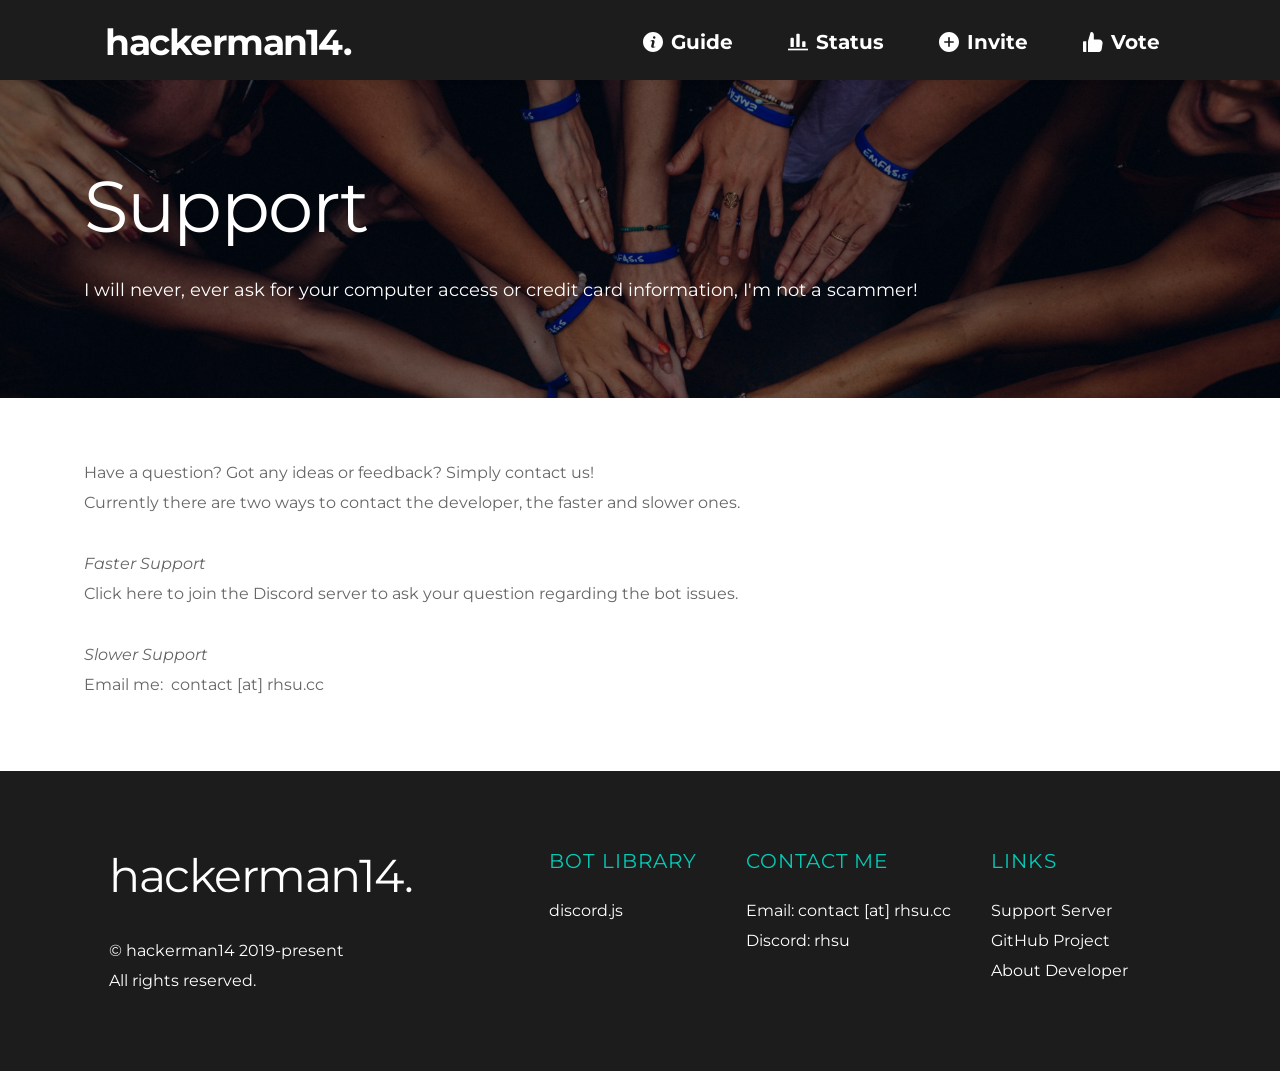
<file: support.html>
<!DOCTYPE html><html lang="en"><head><meta charset="utf-8" /><meta property="og:site_name" content="hackerman14 Bot" /><meta property="og:type" content="article" /><meta property="og:url" content="/support" /><meta content="summary_large_image" name="twitter:card" />

        <meta property="og:title" content="Support" />
    <meta name="twitter:title" content="Support" />

    <meta property="og:description" content="Need help or feedback about the bot? Here are the two ways of how you can contact the developer." />
    <meta name="twitter:description" content="Need help or feedback about the bot? Here are the two ways of how you can contact the developer." />

                <meta property="og:image" content="assets/img/671a1892465a5f11251a8129c8312c8c.jpg" />
        <meta property="twitter:image" content="assets/img/671a1892465a5f11251a8129c8312c8c.jpg">
    
    <title>Support | hackerman14 Bot</title>

    <meta name="description" content="Need help or feedback about the bot? Here are the two ways of how you can contact the developer." />


            <link rel="apple-touch-icon-precomposed" href="https://cloud-1de12d.becdn.net/media/iW=180&iH=any/a333692f76204dddaf79dc03dae3fab8.png"/><link rel="apple-touch-icon-precomposed" href="https://cloud-1de12d.becdn.net/media/iW=256&iH=256/a333692f76204dddaf79dc03dae3fab8.png"/><link rel="canonical" href="/support" /><link rel="icon" href="https://cloud-1de12d.becdn.net/media/iW=32%26iH=any/16ed4a641cb945224e56a2d55d83919b.png" sizes="32x32"/><link rel="icon" href="https://cloud-1de12d.becdn.net/media/iW=192%26iH=any/16ed4a641cb945224e56a2d55d83919b.png" sizes="192x192"/><link href="https://fonts.bunny.net/css?family=Montserrat:100,100italic,200,200italic,300,300italic,regular,italic,500,500italic,600,600italic,700,700italic,800,800italic,900,900italic|Lato:100,100italic,300,300italic,regular,italic,700,700italic,900,900italic&subset=arabic,bengali,cyrillic,cyrillic-ext,devanagari,greek,greek-ext,gujarati,hebrew,khmer,korean,latin-ext,tamil,telugu,thai,vietnamese&display=swap" class="brz-link brz-link-google" type="text/css" rel="stylesheet"/><link class="brz-link brz-link-bunny-fonts-prefetch" rel="dns-prefetch" href="https://fonts.bunny.net"><link class="brz-link brz-link-bunny-fonts-preconnect" rel="preconnect" href="https://fonts.bunny.net" crossorigin><link class="brz-link brz-link-cdn-preconnect" rel="preconnect" href="https://cloud-1de12d.becdn.net" crossorigin><meta name="viewport" content="width=device-width, initial-scale=1"><link href="assets/384680b3e5d999e9d3fe8dcf377a4302.css" class="brz-link brz-link-preview-lib-pro" media="print" onload="this.media='all'" data-brz-group="group-1_2" rel="stylesheet"/><link href="assets/7bad176b866ffd3736f5d04137036730.css" class="brz-link brz-link-preview-pro" media="print" onload="this.media='all'" rel="stylesheet"/><link href="assets/7e89a418bb7f7538a687cc7951016d06.css" class="brz-link brz-link-preview" rel="stylesheet"/><style class="brz-style">.brz .brz-css-d-richtext {width: 100%;mix-blend-mode: normal;}
.brz .brz-css-d-cloneable-container {justify-content: center;padding: 0;gap: 20px 10px;}
.brz .brz-css-d-sectionheaderitem-container {border: 0px solid transparent;}
@media (min-width:991px) {.brz .brz-css-d-sectionheaderitem-container {max-width: calc(1 * var(--brz-section-container-max-width,1170px));}}
@media (max-width:991px) and (min-width:768px) {.brz .brz-css-d-sectionheaderitem-container {max-width: 100%;}}
@media (max-width:767px) {.brz .brz-css-d-sectionheaderitem-container {max-width: 100%;}}
.brz .brz-css-d-row-row {margin: 0;z-index: auto;align-items: flex-start;}
.brz .brz-css-d-row-row > .brz-bg {border-radius: 0px;max-width: 100%;mix-blend-mode: normal;}
.brz .brz-css-d-row-row > .brz-bg {border: 0px solid rgba(102,115,141,0);box-shadow: none;}
.brz .brz-css-d-row-row > .brz-bg > .brz-bg-image {background-size: cover;background-repeat: no-repeat;-webkit-mask-image: none;mask-image: none;}
.brz .brz-css-d-row-row > .brz-bg > .brz-bg-image {background-image: none;filter: none;display: block;}
.brz .brz-css-d-row-row > .brz-bg > .brz-bg-image:after {content: "";background-image: none;}
.brz .brz-css-d-row-row > .brz-bg > .brz-bg-color {-webkit-mask-image: none;mask-image: none;}
.brz .brz-css-d-row-row > .brz-bg > .brz-bg-color {background-color: rgba(0,0,0,0);background-image: none;}
.brz .brz-css-d-row-row > .brz-bg > .brz-bg-map {display: none;}
.brz .brz-css-d-row-row > .brz-bg > .brz-bg-map {filter: none;}
.brz .brz-css-d-row-row > .brz-bg > .brz-bg-video {display: none;}
.brz .brz-css-d-row-row > .brz-bg > .brz-bg-video {filter: none;}
.brz .brz-css-d-row-row > .brz-row {border: 0px solid transparent;}
.brz .brz-css-d-row-row > .brz-row, .brz .brz-css-d-row-row > .brz-bg > .brz-bg-video, .brz .brz-css-d-row-row > .brz-bg, .brz .brz-css-d-row-row > .brz-bg > .brz-bg-image, .brz .brz-css-d-row-row > .brz-bg > .brz-bg-color {transition-duration: .5s;transition-property: filter,box-shadow,background,border-radius,border-color;}
@media (min-width:991px) {.brz .brz-css-d-row-row {min-height: auto;display: flex;}}
@media (max-width:991px) and (min-width:768px) {.brz .brz-css-d-row-row > .brz-row {flex-direction: row;flex-wrap: wrap;justify-content: flex-start;}}
@media (max-width:991px) and (min-width:768px) {.brz .brz-css-d-row-row {min-height: auto;display: flex;}}
@media (max-width:767px) {.brz .brz-css-d-row-row > .brz-row {flex-direction: row;flex-wrap: wrap;justify-content: flex-start;}}
@media (max-width:767px) {.brz .brz-css-d-row-row {min-height: auto;display: flex;}}
.brz .brz-css-d-row-container {padding: 10px;max-width: 100%;}
@media (max-width:991px) and (min-width:768px) {.brz .brz-css-d-row-container {padding: 0;}}
@media (max-width:767px) {.brz .brz-css-d-row-container {padding: 0;}}
.brz .brz-css-d-column-column {z-index: auto;flex: 1 1 50%;max-width: 50%;justify-content: flex-start;max-height: none;}
.brz .brz-css-d-column-column .brz-columns__scroll-effect {justify-content: flex-start;}
.brz .brz-css-d-column-column > .brz-bg {margin: 0;mix-blend-mode: normal;border-radius: 0px;}
.brz .brz-css-d-column-column > .brz-bg {border: 0px solid rgba(102,115,141,0);box-shadow: none;}
.brz .brz-css-d-column-column > .brz-bg > .brz-bg-image {background-size: cover;background-repeat: no-repeat;-webkit-mask-image: none;mask-image: none;}
.brz .brz-css-d-column-column > .brz-bg > .brz-bg-image {background-image: none;filter: none;display: block;}
.brz .brz-css-d-column-column > .brz-bg > .brz-bg-image:after {content: "";background-image: none;}
.brz .brz-css-d-column-column > .brz-bg > .brz-bg-color {-webkit-mask-image: none;mask-image: none;}
.brz .brz-css-d-column-column > .brz-bg > .brz-bg-color {background-color: rgba(0,0,0,0);background-image: none;}
.brz .brz-css-d-column-column > .brz-bg > .brz-bg-map {display: none;}
.brz .brz-css-d-column-column > .brz-bg > .brz-bg-map {filter: none;}
.brz .brz-css-d-column-column > .brz-bg > .brz-bg-video {display: none;}
.brz .brz-css-d-column-column > .brz-bg > .brz-bg-video {filter: none;}
.brz .brz-css-d-column-column > .brz-bg, .brz .brz-css-d-column-column > .brz-bg > .brz-bg-image, .brz .brz-css-d-column-column > .brz-bg > .brz-bg-color {transition-duration: .5s;transition-property: filter,box-shadow,background,border-radius,border-color;}
@media (max-width:767px) {.brz .brz-css-d-column-column {flex: 1 1 100%;max-width: 100%;}
	.brz .brz-css-d-column-column > .brz-bg {margin: 10px 0px 10px 0px;}}
.brz .brz-css-d-column-bg.brz-column__items {z-index: auto;margin: 0;border: 0px solid transparent;padding: 5px 15px 5px 15px;min-height: 100%;max-height: none;justify-content: inherit;transition-duration: .5s;transition-property: filter,box-shadow,background,border-radius,border-color;}
@media (min-width:991px) {.brz .brz-css-d-column-bg {display: flex;}}
@media (max-width:991px) and (min-width:768px) {.brz .brz-css-d-column-bg {display: flex;}}
@media (max-width:767px) {.brz .brz-css-d-column-bg.brz-column__items {margin: 10px 0px 10px 0px;padding: 0;}}
@media (max-width:767px) {.brz .brz-css-d-column-bg {display: flex;}}
.brz .brz-css-d-spacer {height: 50px;}
.brz .brz-css-d-cloneable {z-index: auto;position: relative;margin: 10px 0px 10px 0px;justify-content: center;padding: 0;gap: 20px 10px;}
@media (min-width:991px) {.brz .brz-css-d-cloneable {position: relative;}
	.brz .brz-css-d-cloneable {display: flex;}}
@media (max-width:991px) and (min-width:768px) {.brz .brz-css-d-cloneable {position: relative;}
	.brz .brz-css-d-cloneable {display: flex;}}
@media (max-width:767px) {.brz .brz-css-d-cloneable {position: relative;}
	.brz .brz-css-d-cloneable {display: flex;}}
.brz .brz-css-d-button.brz-btn--hover:not(.brz-btn--hover-in), .brz .brz-css-d-button.brz-btn--hover-in:before {background-color: rgba(var(--brz-global-color3),1);background-image: none;}
.brz .brz-css-d-button.brz-btn--hover:not(.brz-btn--hover-in):before, .brz .brz-css-d-button.brz-btn--hover-in {background-color: rgba(var(--brz-global-color3),.8);background-image: none;}
.brz .brz-css-d-button.brz-btn--hover:not(.brz-btn--hover-in), .brz .brz-css-d-button.brz-btn--hover-in:before, .brz .brz-css-d-button.brz-btn--hover:not(.brz-btn--hover-in):before, .brz .brz-css-d-button.brz-btn--hover-in {transition-duration: .6s;}
@media (min-width:991px) {.brz .brz-css-d-button.brz-back-pulse:before {animation-duration: .6s;}}
@media (max-width:991px) and (min-width:768px) {.brz .brz-css-d-button.brz-back-pulse:before {animation-duration: .6s;}}
@media (max-width:767px) {.brz .brz-css-d-button.brz-back-pulse:before {animation-duration: .6s;}}
@media (min-width:991px) {.brz .brz-css-d-sectionheader {display: block;}}
@media (max-width:991px) and (min-width:768px) {.brz .brz-css-d-sectionheader {display: block;}}
@media (max-width:767px) {.brz .brz-css-d-sectionheader {display: block;}}
.brz .brz-css-d-button-bg.brz-btn {font-family: var(--brz-buttonfontfamily,initial);font-weight: var(--brz-buttonfontweight,initial);font-weight: var(--brz-buttonbold,initial);font-size: var(--brz-buttonfontsize,initial);line-height: var(--brz-buttonlineheight,initial);letter-spacing: var(--brz-buttonletterspacing,initial);font-variation-settings: var(--brz-buttonfontvariation,initial);font-style: var(--brz-buttonitalic,initial);text-decoration: var(--brz-buttontextdecoration,initial) !important;text-transform: var(--brz-buttontexttransform,initial) !important;border-radius: 0;flex-flow: row-reverse nowrap;padding: 14px 42px 14px 42px;padding: 14px 42px;width: auto;}
.brz .brz-css-d-button-bg.brz-btn {color: rgba(var(--brz-global-color8),1);border: 2px solid rgba(var(--brz-global-color3),1);box-shadow: none;}
.brz .brz-css-d-button-bg.brz-btn:not(.brz-btn--hover) {background-color: rgba(var(--brz-global-color3),1);background-image: none;}
.brz .brz-css-d-button-bg.brz-btn .brz-icon-svg-custom {background-color: rgba(var(--brz-global-color8),1);}
.brz .brz-css-d-button-bg.brz-btn.brz-btn-submit {color: rgba(var(--brz-global-color8),1);background-color: rgba(var(--brz-global-color3),1);background-image: none;}
.brz .brz-css-d-button-bg:after {height: unset;}
.brz .brz-css-d-button-bg .brz-btn--story-container {border: 2px solid rgba(var(--brz-global-color3),1);flex-flow: row-reverse nowrap;border-radius: 0;}
.brz .brz-css-d-button-bg .brz-btn--story-container:after {height: unset;}
.brz .brz-css-d-button-bg.brz-btn, .brz .brz-css-d-button-bg.brz-btn .brz-icon-svg-custom, .brz .brz-css-d-button-bg.brz-btn.brz-btn-submit {transition-duration: .5s;transition-property: filter,color,background,border-color,box-shadow;}
@media (min-width:991px) {.brz .brz-css-d-button-bg.brz-btn:not(.brz-btn--hover):hover {background-color: rgba(var(--brz-global-color3),.8);}
	.brz .brz-css-d-button-bg.brz-btn.brz-btn-submit:hover {background-color: rgba(var(--brz-global-color3),.8);}}
@media (max-width:991px) and (min-width:768px) {.brz .brz-css-d-button-bg.brz-btn {font-weight: var(--brz-buttontabletfontweight,initial);font-weight: var(--brz-buttontabletbold,initial);font-size: var(--brz-buttontabletfontsize,initial);line-height: var(--brz-buttontabletlineheight,initial);letter-spacing: var(--brz-buttontabletletterspacing,initial);font-variation-settings: var(--brz-buttontabletfontvariation,initial);font-style: var(--brz-buttontabletitalic,initial);text-decoration: var(--brz-buttontablettextdecoration,initial) !important;text-transform: var(--brz-buttontablettexttransform,initial) !important;padding: 11px 26px 11px 26px;padding: 11px 26px;width: auto;}}
@media (max-width:767px) {.brz .brz-css-d-button-bg.brz-btn {font-weight: var(--brz-buttonmobilefontweight,initial);font-weight: var(--brz-buttonmobilebold,initial);font-size: var(--brz-buttonmobilefontsize,initial);line-height: var(--brz-buttonmobilelineheight,initial);letter-spacing: var(--brz-buttonmobileletterspacing,initial);font-variation-settings: var(--brz-buttonmobilefontvariation,initial);font-style: var(--brz-buttonmobileitalic,initial);text-decoration: var(--brz-buttonmobiletextdecoration,initial) !important;text-transform: var(--brz-buttonmobiletexttransform,initial) !important;padding: 11px 26px 11px 26px;padding: 11px 26px;width: auto;}}
.brz .brz-css-d-menu-menu-container .brz-mm-menu__icon {transition-duration: .5s;transition-property: filter,color,background,border-color,box-shadow;}
@media (min-width:991px) {.brz .brz-css-d-menu-menu-container .brz-mm-menu__icon {display: none;width: 18px;}
	.brz .brz-css-d-menu-menu-container .brz-mm-menu__icon {color: rgba(51,51,51,1);}
	.brz .brz-css-d-menu-menu-container .brz-menu {display: flex;}}
@media (max-width:991px) and (min-width:768px) {.brz .brz-css-d-menu-menu-container .brz-mm-menu__icon {display: flex;width: 18px;}
	.brz .brz-css-d-menu-menu-container .brz-mm-menu__icon {color: rgba(51,51,51,1);}
	.brz .brz-css-d-menu-menu-container .brz-menu {display: none;}}
@media (max-width:767px) {.brz .brz-css-d-menu-menu-container .brz-mm-menu__icon {display: flex;width: 18px;}
	.brz .brz-css-d-menu-menu-container .brz-mm-menu__icon {color: rgba(51,51,51,1);}
	.brz .brz-css-d-menu-menu-container .brz-menu {display: none;}}
.brz .brz-css-d-menu-menu > .brz-menu__ul {font-family: var(--brz-buttonfontfamily,initial);display: flex;flex-wrap: wrap;justify-content: inherit;align-items: center;max-width: none;margin: 0px -5px 0px -5px;}
.brz .brz-css-d-menu-menu > .brz-menu__ul {color: rgba(0,0,0,1);}
.brz .brz-css-d-menu-menu > .brz-menu__ul > .brz-menu__item > .brz-a {flex-flow: row nowrap;padding: 0px 5px 0px 5px;}
.brz .brz-css-d-menu-menu > .brz-menu__ul > .brz-menu__item > .brz-a {color: rgba(0,0,0,1);background-color: rgba(255,255,255,0);}
.brz .brz-css-d-menu-menu > .brz-menu__ul > .brz-menu__item.brz-menu__item--opened > .brz-a {color: rgba(0,0,0,1);background-color: rgba(255,255,255,0);}
.brz .brz-css-d-menu-menu > .brz-menu__ul > .brz-menu__item.brz-menu__item--opened {color: rgba(0,0,0,1);background-color: transparent;border: 0px solid rgba(85,85,85,1);}
.brz .brz-css-d-menu-menu > .brz-menu__ul > .brz-menu__item.brz-menu__item--current:not(.brz-menu__item.brz-menu__item--current:active) {color: rgba(0,0,0,1);background-color: rgba(255,255,255,0);border: 0px solid rgba(85,85,85,1);}
.brz .brz-css-d-menu-menu > .brz-menu__ul > .brz-menu__item.brz-menu__item--current > .brz-a:not(.brz-a:active) {color: rgba(0,0,0,1);background-color: rgba(255,255,255,0);}
.brz .brz-css-d-menu-menu > .brz-menu__ul > .brz-menu__item > .brz-a > .brz-icon-svg {margin: 0;margin-inline-end: 15px;}
.brz .brz-css-d-menu-menu > .brz-menu__ul > .brz-menu__item > .brz-a > .brz-icon-svg.brz-icon-svg-custom {background-color: rgba(0,0,0,1);}
.brz .brz-css-d-menu-menu > .brz-menu__ul > .brz-menu__item.brz-menu__item--current > .brz-a:not(.brz-a:active) > .brz-icon-svg.brz-icon-svg-custom {background-color: rgba(0,0,0,1);}
.brz .brz-css-d-menu-menu > .brz-menu__ul > .brz-menu__item.brz-menu__item--current:not(.brz-menu__item.brz-menu__item--current:active) > .brz-icon-svg.brz-icon-svg-custom {background-color: rgba(0,0,0,1);}
.brz .brz-css-d-menu-menu > .brz-menu__ul > .brz-menu__item {border-radius: 0px;}
.brz .brz-css-d-menu-menu > .brz-menu__ul > .brz-menu__item {color: rgba(0,0,0,1);background-color: transparent;border: 0px solid rgba(85,85,85,1);}
.brz .brz-css-d-menu-menu > .brz-menu__ul > .brz-menu__item > a {border-radius: 0px;}
.brz .brz-css-d-menu-menu > .brz-menu__ul > .brz-menu__item-dropdown .brz-menu__sub-menu {font-family: var(--brz-buttonfontfamily,initial);border-radius: 0px;}
.brz .brz-css-d-menu-menu > .brz-menu__ul > .brz-menu__item-dropdown .brz-menu__sub-menu {color: rgba(255,255,255,1);background-color: rgba(51,51,51,1);box-shadow: none;}
.brz .brz-css-d-menu-menu > .brz-menu__ul > .brz-menu__item-dropdown .brz-menu__sub-menu .brz-menu__item > .brz-a {flex-flow: row nowrap;}
.brz .brz-css-d-menu-menu > .brz-menu__ul > .brz-menu__item-dropdown .brz-menu__sub-menu .brz-a:hover {color: rgba(255,255,255,1);}
.brz .brz-css-d-menu-menu > .brz-menu__ul > .brz-menu__item-dropdown .brz-menu__sub-menu .brz-a > .brz-icon-svg {margin: 0;margin-inline-end: 15px;font-size: 12px;}
.brz .brz-css-d-menu-menu > .brz-menu__ul > .brz-menu__item-dropdown .brz-menu__sub-menu > .brz-menu__item.brz-menu__item--current > .brz-a {color: rgba(255,255,255,1);}
.brz .brz-css-d-menu-menu > .brz-menu__ul > .brz-menu__item-dropdown .brz-menu__sub-menu > .brz-menu__item.brz-menu__item--current {background-color: rgba(51,51,51,1);}
.brz .brz-css-d-menu-menu > .brz-menu__ul > .brz-menu__item-dropdown .brz-menu__sub-menu > .brz-menu__item.brz-menu__item--current:hover {background-color: rgba(51,51,51,1);}
.brz .brz-css-d-menu-menu > .brz-menu__ul > .brz-menu__item-dropdown > .brz-menu__item--current .brz-menu__sub-menu {box-shadow: none;}
.brz .brz-css-d-menu-menu > .brz-menu__ul > .brz-menu__item-dropdown .brz-menu__sub-menu > .brz-menu__item > .brz-a > .brz-icon-svg.brz-icon-svg-custom {background-color: rgba(255,255,255,1);}
.brz .brz-css-d-menu-menu > .brz-menu__ul > .brz-menu__item-dropdown .brz-menu__sub-menu > .brz-menu__item:not(.brz-menu__item.brz-menu__item--current) > .brz-a > .brz-icon-svg.brz-icon-svg-custom {background-color: rgba(255,255,255,1);}
.brz .brz-css-d-menu-menu > .brz-menu__ul > .brz-menu__item-dropdown .brz-menu__sub-menu > .brz-menu__item.brz-menu__item--current > .brz-a > .brz-icon-svg.brz-icon-svg-custom {background-color: rgba(255,255,255,1);}
.brz .brz-css-d-menu-menu > .brz-menu__ul > .brz-menu__item-dropdown .brz-menu__item {background-color: rgba(51,51,51,1);color: rgba(255,255,255,1);}
.brz .brz-css-d-menu-menu > .brz-menu__ul > .brz-menu__item-dropdown .brz-menu__sub-menu .brz-menu__item-dropdown .brz-a:hover:after {border-color: rgba(255,255,255,1);}
.brz .brz-css-d-menu-menu > .brz-menu__ul > .brz-menu__item-dropdown .brz-menu__sub-menu > .brz-menu__item {border-bottom: 1px solid rgba(85,85,85,1);}
.brz .brz-css-d-menu-menu .brz-menu__item-dropdown .brz-menu__item, .brz .brz-css-d-menu-menu .brz-menu__sub-menu .brz-menu__item-dropdown .brz-a:after, .brz .brz-css-d-menu-menu .brz-menu__sub-menu > .brz-menu__item.brz-menu__item--current > .brz-a > .brz-icon-svg.brz-icon-svg-custom, .brz .brz-css-d-menu-menu .brz-menu__sub-menu > .brz-menu__item:not(.brz-menu__item.brz-menu__item--current) > .brz-a > .brz-icon-svg.brz-icon-svg-custom, .brz .brz-css-d-menu-menu .brz-menu__sub-menu > .brz-menu__item > .brz-a > .brz-icon-svg.brz-icon-svg-custom, .brz .brz-css-d-menu-menu .brz-menu__item--current .brz-menu__sub-menu, .brz .brz-css-d-menu-menu .brz-menu__sub-menu > .brz-menu__item.brz-menu__item--current, .brz .brz-css-d-menu-menu .brz-menu__ul, .brz .brz-css-d-menu-menu .brz-menu__ul > .brz-menu__item > .brz-a, .brz .brz-css-d-menu-menu .brz-menu__ul > .brz-menu__item.brz-menu__item--opened > .brz-a, .brz .brz-css-d-menu-menu .brz-menu__ul > .brz-menu__item.brz-menu__item--opened, .brz .brz-css-d-menu-menu .brz-menu__ul > .brz-menu__item.brz-menu__item--current:not(.brz-menu__item.brz-menu__item--current:active), .brz .brz-css-d-menu-menu .brz-menu__ul > .brz-menu__item.brz-menu__item--current > .brz-a:not(.brz-a:active), .brz .brz-css-d-menu-menu .brz-menu__ul > .brz-menu__item > .brz-a > .brz-icon-svg.brz-icon-svg-custom, .brz .brz-css-d-menu-menu .brz-menu__ul > .brz-menu__item.brz-menu__item--current > .brz-a:not(.brz-a:active) > .brz-icon-svg.brz-icon-svg-custom, .brz .brz-css-d-menu-menu .brz-menu__ul > .brz-menu__item.brz-menu__item--current:not(.brz-menu__item.brz-menu__item--current:active) > .brz-icon-svg.brz-icon-svg-custom, .brz .brz-css-d-menu-menu .brz-menu__ul > .brz-menu__item, .brz .brz-css-d-menu-menu .brz-menu__sub-menu, .brz .brz-css-d-menu-menu:hover .brz-menu__sub-menu .brz-a, .brz .brz-css-d-menu-menu .brz-menu__sub-menu > .brz-menu__item.brz-menu__item--current > .brz-a, .brz .brz-css-d-menu-menu .brz-menu__sub-menu > .brz-menu__item.brz-menu__item--current {transition-duration: .5s;transition-property: filter,color,background,border-color,box-shadow;}
@media (min-width:991px) {.brz .brz-css-d-menu-menu > .brz-menu__ul {font-size: var(--brz-buttonfontsize,initial);font-weight: var(--brz-buttonfontweight,initial);font-weight: var(--brz-buttonbold,initial);line-height: var(--brz-buttonlineheight,initial);letter-spacing: var(--brz-buttonletterspacing,initial);font-variation-settings: var(--brz-buttonfontvariation,initial);font-style: var(--brz-buttonitalic,initial);text-decoration: var(--brz-buttontextdecoration,initial) !important;text-transform: var(--brz-buttontexttransform,initial) !important;}
	.brz .brz-css-d-menu-menu > .brz-menu__ul > .brz-menu__item > .brz-a > .brz-icon-svg {font-size: 12px;}
	.brz .brz-css-d-menu-menu > .brz-menu__ul > .brz-menu__item {padding-top: 0px;padding-bottom: 0px;margin-right: 5px;margin-left: 5px;}
	.brz .brz-css-d-menu-menu > .brz-menu__ul > .brz-menu__item-dropdown .brz-menu__sub-menu {font-size: var(--brz-buttonfontsize,initial);font-weight: var(--brz-buttonfontweight,initial);font-weight: var(--brz-buttonbold,initial);line-height: var(--brz-buttonlineheight,initial);letter-spacing: var(--brz-buttonletterspacing,initial);font-variation-settings: var(--brz-buttonfontvariation,initial);font-style: var(--brz-buttonitalic,initial);text-decoration: var(--brz-buttontextdecoration,initial) !important;text-transform: var(--brz-buttontexttransform,initial) !important;position: absolute;top: 0;width: 305px;}
	.brz .brz-css-d-menu-menu > .brz-menu__ul > .brz-menu__item-dropdown [data-popper-placement='left-start'] {inset-inline-end: calc(100% + 5px);}
	.brz .brz-css-d-menu-menu > .brz-menu__ul > .brz-menu__item-dropdown [data-popper-placement='right-start'] {inset-inline-start: calc(100% + 5px);}
	.brz .brz-css-d-menu-menu > .brz-menu__ul > .brz-menu__item-dropdown > .brz-menu__sub-menu {top: calc(100% + 5px);width: 300px;}
	.brz .brz-css-d-menu-menu > .brz-menu__ul > .brz-menu__item-dropdown > [data-popper-placement='left-start'] {right: 0;}
	.brz .brz-css-d-menu-menu > .brz-menu__ul > .brz-menu__item-dropdown > [data-popper-placement='right-start'] {inset-inline-start: 0;}
	.brz .brz-css-d-menu-menu > .brz-menu__ul > .brz-menu__item-mega-menu .brz-mega-menu__dropdown {display: none;}}
@media (max-width:991px) and (min-width:768px) {.brz .brz-css-d-menu-menu > .brz-menu__ul {font-size: var(--brz-buttontabletfontsize,initial);font-weight: var(--brz-buttontabletfontweight,initial);font-weight: var(--brz-buttontabletbold,initial);line-height: var(--brz-buttontabletlineheight,initial);letter-spacing: var(--brz-buttontabletletterspacing,initial);font-variation-settings: var(--brz-buttontabletfontvariation,initial);font-style: var(--brz-buttontabletitalic,initial);text-decoration: var(--brz-buttontablettextdecoration,initial) !important;text-transform: var(--brz-buttontablettexttransform,initial) !important;}
	.brz .brz-css-d-menu-menu > .brz-menu__ul > .brz-menu__item > .brz-a > .brz-icon-svg {font-size: 12px;}
	.brz .brz-css-d-menu-menu > .brz-menu__ul > .brz-menu__item {padding-top: 0px;padding-bottom: 0px;margin-right: 5px;margin-left: 5px;}
	.brz .brz-css-d-menu-menu > .brz-menu__ul > .brz-menu__item-dropdown .brz-menu__sub-menu {font-size: var(--brz-buttontabletfontsize,initial);font-weight: var(--brz-buttontabletfontweight,initial);font-weight: var(--brz-buttontabletbold,initial);line-height: var(--brz-buttontabletlineheight,initial);letter-spacing: var(--brz-buttontabletletterspacing,initial);font-variation-settings: var(--brz-buttontabletfontvariation,initial);font-style: var(--brz-buttontabletitalic,initial);text-decoration: var(--brz-buttontablettextdecoration,initial) !important;text-transform: var(--brz-buttontablettexttransform,initial) !important;position: absolute;top: 0;width: 305px;}
	.brz .brz-css-d-menu-menu > .brz-menu__ul > .brz-menu__item-dropdown > .brz-menu__sub-menu {top: calc(100% + 5px);width: 300px;}
	.brz .brz-css-d-menu-menu > .brz-menu__ul > .brz-menu__item-dropdown > [data-popper-placement='left-start'] {right: 0;}
	.brz .brz-css-d-menu-menu > .brz-menu__ul > .brz-menu__item-dropdown > [data-popper-placement='right-start'] {inset-inline-start: 0;}
	.brz .brz-css-d-menu-menu > .brz-menu__ul > .brz-menu__item-dropdown .brz-menu__sub-menu .brz-menu__item-dropdown > .brz-a:after {border-right-style: solid;border-left-style: none;}
	.brz .brz-css-d-menu-menu > .brz-menu__ul > .brz-menu__item-dropdown .brz-menu__sub-menu .brz-menu__item-dropdown .brz-menu__sub-menu {position: relative;top: auto;inset-inline-start: auto;transform: translate(0,0);height: 0;overflow: hidden;}
	.brz .brz-css-d-menu-menu > .brz-menu__ul > .brz-menu__item-dropdown .brz-menu__sub-menu .brz-menu__item--opened > .brz-menu__sub-menu {height: auto;width: 100%;left: auto;right: auto;}
	.brz .brz-css-d-menu-menu.brz-menu__preview > .brz-menu__ul > .brz-menu__item-dropdown .brz-menu__sub-menu .brz-menu__item > .brz-menu__sub-menu {height: auto;width: 100%;left: auto;right: auto;}
	.brz .brz-css-d-menu-menu > .brz-menu__ul > .brz-menu__item-mega-menu .brz-mega-menu__dropdown {display: none;}}
@media (max-width:767px) {.brz .brz-css-d-menu-menu > .brz-menu__ul {font-size: var(--brz-buttonmobilefontsize,initial);font-weight: var(--brz-buttonmobilefontweight,initial);font-weight: var(--brz-buttonmobilebold,initial);line-height: var(--brz-buttonmobilelineheight,initial);letter-spacing: var(--brz-buttonmobileletterspacing,initial);font-variation-settings: var(--brz-buttonmobilefontvariation,initial);font-style: var(--brz-buttonmobileitalic,initial);text-decoration: var(--brz-buttonmobiletextdecoration,initial) !important;text-transform: var(--brz-buttonmobiletexttransform,initial) !important;}
	.brz .brz-css-d-menu-menu > .brz-menu__ul > .brz-menu__item > .brz-a > .brz-icon-svg {font-size: 12px;}
	.brz .brz-css-d-menu-menu > .brz-menu__ul > .brz-menu__item {padding-top: 0px;padding-bottom: 0px;margin-right: 5px;margin-left: 5px;}
	.brz .brz-css-d-menu-menu > .brz-menu__ul > .brz-menu__item-dropdown .brz-menu__sub-menu {font-size: var(--brz-buttonmobilefontsize,initial);font-weight: var(--brz-buttonmobilefontweight,initial);font-weight: var(--brz-buttonmobilebold,initial);line-height: var(--brz-buttonmobilelineheight,initial);letter-spacing: var(--brz-buttonmobileletterspacing,initial);font-variation-settings: var(--brz-buttonmobilefontvariation,initial);font-style: var(--brz-buttonmobileitalic,initial);text-decoration: var(--brz-buttonmobiletextdecoration,initial) !important;text-transform: var(--brz-buttonmobiletexttransform,initial) !important;position: absolute;top: 0;width: 305px;}
	.brz .brz-css-d-menu-menu > .brz-menu__ul > .brz-menu__item-dropdown > .brz-menu__sub-menu {top: calc(100% + 5px);width: 300px;}
	.brz .brz-css-d-menu-menu > .brz-menu__ul > .brz-menu__item-dropdown > [data-popper-placement='left-start'] {right: 0;}
	.brz .brz-css-d-menu-menu > .brz-menu__ul > .brz-menu__item-dropdown > [data-popper-placement='right-start'] {inset-inline-start: 0;}
	.brz .brz-css-d-menu-menu > .brz-menu__ul > .brz-menu__item-dropdown .brz-menu__sub-menu .brz-menu__item-dropdown > .brz-a:after {border-right-style: solid;border-left-style: none;}
	.brz .brz-css-d-menu-menu > .brz-menu__ul > .brz-menu__item-dropdown .brz-menu__sub-menu .brz-menu__item-dropdown .brz-menu__sub-menu {position: relative;top: auto;inset-inline-start: auto;transform: translate(0,0);height: 0;overflow: hidden;}
	.brz .brz-css-d-menu-menu > .brz-menu__ul > .brz-menu__item-dropdown .brz-menu__sub-menu .brz-menu__item--opened > .brz-menu__sub-menu {height: auto;width: 100%;left: auto;right: auto;}
	.brz .brz-css-d-menu-menu.brz-menu__preview > .brz-menu__ul > .brz-menu__item-dropdown .brz-menu__sub-menu .brz-menu__item > .brz-menu__sub-menu {height: auto;width: 100%;left: auto;right: auto;}
	.brz .brz-css-d-menu-menu > .brz-menu__ul > .brz-menu__item-mega-menu .brz-mega-menu__dropdown {display: block;}}
.brz .brz-css-d-menu-mmenu .brz-mm-navbar .brz-mm-close {font-size: 16px;margin: 0;padding: 10px 15px 10px 10px;}
.brz .brz-css-d-menu-mmenu .brz-mm-navbar .brz-mm-close {color: rgba(255,255,255,1);background-color: #333;}
.brz .brz-css-d-menu-mmenu .brz-menu__item {font-family: var(--brz-buttonfontfamily,initial);}
.brz .brz-css-d-menu-mmenu .brz-menu__item {color: rgba(255,255,255,1);border-color: rgba(85,85,85,1);}
.brz nav.brz-mm-menu.brz-css-d-menu-mmenu {background-color: rgba(51,51,51,.8);}
.brz .brz-css-d-menu-mmenu.brz-mm-menu .brz-menu__item .brz-mm-listitem__text {padding: 10px 20px 10px 20px;flex-flow: row nowrap;}
.brz .brz-css-d-menu-mmenu .brz-menu__item:hover > .brz-mm-listitem__text {color: rgba(255,255,255,1);}
.brz .brz-css-d-menu-mmenu .brz-menu__item .brz-mm-menu__item__icon.brz-icon-svg-custom {background-color: rgba(255,255,255,1);}
.brz .brz-css-d-menu-mmenu .brz-mm-navbar {color: rgba(255,255,255,1);}
.brz .brz-css-d-menu-mmenu .brz-menu__item.brz-mm-listitem_opened {color: rgba(255,255,255,1);}
.brz .brz-css-d-menu-mmenu.brz-mm-menu.brz-mm-menu_theme-dark.brz-mm-menu_opened .brz-mm-panels {background-image: none;}
.brz .brz-css-d-menu-mmenu.brz-mm-menu.brz-mm-menu_theme-dark .brz-mm-panels, .brz .brz-css-d-menu-mmenu .brz-mm-panels > .brz-mm-panel:before {background-image: none;background-color: rgba(51,51,51,.8);}
.brz .brz-css-d-menu-mmenu.brz-mm-menu.brz-mm-menu_theme-dark .brz-mm-panels, .brz .brz-css-d-menu-mmenu .brz-mm-panels > .brz-mm-panel {background-color: rgba(51,51,51,.8);}
.brz .brz-css-d-menu-mmenu .brz-mm-panels > .brz-mm-panel {background-image: none;background-color: rgba(51,51,51,.8);}
.brz .brz-css-d-menu-mmenu.brz-mm-menu.brz-mm-menu_theme-dark .brz-mm-navbar.brz-mm-listitem .brz-mm-listitem_opened > .brz-mm-listitem__text:after {border-color: rgba(85,85,85,1);}
.brz .brz-css-d-menu-mmenu .brz-mm-listitem {border-color: rgba(85,85,85,1);}
.brz .brz-css-d-menu-mmenu  .brz-menu__item.brz-menu__item--current:not(.brz-menu__item.brz-menu__item--current:active) {color: rgba(255,255,255,1);}
.brz .brz-css-d-menu-mmenu .brz-menu__item.brz-menu__item--current:not(brz-menu__item.brz-menu__item--current:active):hover > .brz-mm-listitem__text {color: rgba(255,255,255,1);}
.brz .brz-css-d-menu-mmenu  .brz-menu__item.brz-menu__item--current:not(brz-menu__item.brz-menu__item--current:active) > .brz-mm-listitem__text > .brz-icon-svg.brz-icon-svg-custom {background-color: rgba(255,255,255,1);}
.brz .brz-css-d-menu-mmenu .brz-mm-listitem, .brz .brz-css-d-menu-mmenu.brz-mm-menu.brz-mm-menu_theme-dark .brz-mm-navbar.brz-mm-listitem .brz-mm-listitem_opened > .brz-mm-listitem__text:after, .brz .brz-css-d-menu-mmenu .brz-menu__item, .brz .brz-css-d-menu-mmenu.brz-mm-menu.brz-mm-menu_theme-dark .brz-mm-panels, .brz .brz-css-d-menu-mmenu .brz-mm-panels > .brz-mm-panel, .brz .brz-css-d-menu-mmenu.brz-mm-menu.brz-mm-menu_theme-dark .brz-mm-panels, .brz .brz-css-d-menu-mmenu .brz-mm-panels > .brz-mm-panel:before, .brz .brz-css-d-menu-mmenu .brz-menu__item.brz-mm-listitem_opened, .brz .brz-css-d-menu-mmenu .brz-mm-navbar, .brz nav.brz-mm-menu.brz-css-d-menu-mmenu, .brz .brz-css-d-menu-mmenu .brz-menu__item > .brz-mm-listitem__text, .brz .brz-css-d-menu-mmenu .brz-menu__item .brz-mm-menu__item__icon.brz-icon-svg-custom {transition-duration: .5s;transition-property: filter,color,background,border-color,box-shadow;}
@media (min-width:991px) {.brz .brz-css-d-menu-mmenu .brz-mm-navbar .brz-mm-close {transition-duration: .3s;}
	.brz .brz-css-d-menu-mmenu .brz-menu__item {font-size: var(--brz-buttonfontsize,initial);font-weight: var(--brz-buttonfontweight,initial);font-weight: var(--brz-buttonbold,initial);line-height: var(--brz-buttonlineheight,initial);letter-spacing: var(--brz-buttonletterspacing,initial);font-variation-settings: var(--brz-buttonfontvariation,initial);font-style: var(--brz-buttonitalic,initial);text-decoration: var(--brz-buttontextdecoration,initial) !important;text-transform: var(--brz-buttontexttransform,initial) !important;}
	.brz .brz-css-d-menu-mmenu .brz-menu__item .brz-a {justify-content: flex-start;text-align: start;}
	.brz .brz-css-d-menu-mmenu .brz-mm-menu__item__icon {margin: 0 15px 0 0;font-size: 12px;}
	.brz .brz-css-d-menu-mmenu .brz-mm-navbar {font-family: var(--brz-buttonfontfamily,initial);font-size: var(--brz-buttonfontsize,initial);font-weight: var(--brz-buttonfontweight,initial);font-weight: var(--brz-buttonbold,initial);line-height: var(--brz-buttonlineheight,initial);letter-spacing: var(--brz-buttonletterspacing,initial);font-variation-settings: var(--brz-buttonfontvariation,initial);font-style: var(--brz-buttonitalic,initial);text-decoration: var(--brz-buttontextdecoration,initial) !important;text-transform: var(--brz-buttontexttransform,initial) !important;border-color: rgba(85,85,85,1);}
	.brz .brz-css-d-menu-mmenu.brz-mm-menu .brz-mm-listitem_vertical .brz-mm-btn_next {height: calc(var(--brz-buttonlineheight,initial) * var(--brz-buttonfontsize,initial) + 10px + 10px);padding-right: 20px;}}
@media (max-width:991px) and (min-width:768px) {.brz .brz-css-d-menu-mmenu .brz-mm-navbar .brz-mm-close {transition-duration: .3s;}
	.brz .brz-css-d-menu-mmenu .brz-menu__item {font-size: var(--brz-buttontabletfontsize,initial);font-weight: var(--brz-buttontabletfontweight,initial);font-weight: var(--brz-buttontabletbold,initial);line-height: var(--brz-buttontabletlineheight,initial);letter-spacing: var(--brz-buttontabletletterspacing,initial);font-variation-settings: var(--brz-buttontabletfontvariation,initial);font-style: var(--brz-buttontabletitalic,initial);text-decoration: var(--brz-buttontablettextdecoration,initial) !important;text-transform: var(--brz-buttontablettexttransform,initial) !important;}
	.brz .brz-css-d-menu-mmenu .brz-menu__item .brz-a {justify-content: flex-start;text-align: start;}
	.brz .brz-css-d-menu-mmenu .brz-mm-menu__item__icon {margin: 0 15px 0 0;font-size: 12px;}
	.brz .brz-css-d-menu-mmenu .brz-mm-navbar {font-family: var(--brz-buttonfontfamily,initial);font-size: var(--brz-buttontabletfontsize,initial);font-weight: var(--brz-buttontabletfontweight,initial);font-weight: var(--brz-buttontabletbold,initial);line-height: var(--brz-buttontabletlineheight,initial);letter-spacing: var(--brz-buttontabletletterspacing,initial);font-variation-settings: var(--brz-buttontabletfontvariation,initial);font-style: var(--brz-buttontabletitalic,initial);text-decoration: var(--brz-buttontablettextdecoration,initial) !important;text-transform: var(--brz-buttontablettexttransform,initial) !important;border-color: rgba(85,85,85,1);}
	.brz .brz-css-d-menu-mmenu.brz-mm-menu .brz-mm-listitem_vertical .brz-mm-btn_next {height: calc(var(--brz-buttontabletlineheight,initial) * var(--brz-buttontabletfontsize,initial) + 10px + 10px);padding-right: 20px;}}
@media (max-width:767px) {.brz .brz-css-d-menu-mmenu .brz-mm-navbar .brz-mm-close {transition-duration: .3s;}
	.brz .brz-css-d-menu-mmenu .brz-menu__item {font-size: var(--brz-buttonmobilefontsize,initial);font-weight: var(--brz-buttonmobilefontweight,initial);font-weight: var(--brz-buttonmobilebold,initial);line-height: var(--brz-buttonmobilelineheight,initial);letter-spacing: var(--brz-buttonmobileletterspacing,initial);font-variation-settings: var(--brz-buttonmobilefontvariation,initial);font-style: var(--brz-buttonmobileitalic,initial);text-decoration: var(--brz-buttonmobiletextdecoration,initial) !important;text-transform: var(--brz-buttonmobiletexttransform,initial) !important;}
	.brz .brz-css-d-menu-mmenu .brz-menu__item .brz-a {justify-content: flex-start;text-align: start;}
	.brz .brz-css-d-menu-mmenu .brz-mm-menu__item__icon {margin: 0 15px 0 0;font-size: 12px;}
	.brz .brz-css-d-menu-mmenu .brz-mm-navbar {font-family: var(--brz-buttonfontfamily,initial);font-size: var(--brz-buttonmobilefontsize,initial);font-weight: var(--brz-buttonmobilefontweight,initial);font-weight: var(--brz-buttonmobilebold,initial);line-height: var(--brz-buttonmobilelineheight,initial);letter-spacing: var(--brz-buttonmobileletterspacing,initial);font-variation-settings: var(--brz-buttonmobilefontvariation,initial);font-style: var(--brz-buttonmobileitalic,initial);text-decoration: var(--brz-buttonmobiletextdecoration,initial) !important;text-transform: var(--brz-buttonmobiletexttransform,initial) !important;border-color: rgba(85,85,85,1);}
	.brz .brz-css-d-menu-mmenu.brz-mm-menu .brz-mm-listitem_vertical .brz-mm-btn_next {height: calc(var(--brz-buttonmobilelineheight,initial) * var(--brz-buttonmobilefontsize,initial) + 10px + 10px);padding-right: 20px;}}
.brz .brz-css-d-sectionitem-bg {padding: 75px 0px 75px 0px;}
.brz .brz-css-d-sectionitem-bg > .brz-bg {border-radius: 0px;mix-blend-mode: normal;}
.brz .brz-css-d-sectionitem-bg > .brz-bg {border: 0px solid rgba(102,115,141,0);}
.brz .brz-css-d-sectionitem-bg > .brz-bg > .brz-bg-image {background-size: cover;background-repeat: no-repeat;-webkit-mask-image: none;mask-image: none;}
.brz .brz-css-d-sectionitem-bg > .brz-bg > .brz-bg-image {background-image: none;filter: none;display: block;}
.brz .brz-css-d-sectionitem-bg > .brz-bg > .brz-bg-image:after {content: "";background-image: none;}
.brz .brz-css-d-sectionitem-bg > .brz-bg > .brz-bg-color {-webkit-mask-image: none;mask-image: none;}
.brz .brz-css-d-sectionitem-bg > .brz-bg > .brz-bg-color {background-color: rgba(0,0,0,0);background-image: none;}
.brz .brz-css-d-sectionitem-bg > .brz-bg > .brz-bg-map {display: none;}
.brz .brz-css-d-sectionitem-bg > .brz-bg > .brz-bg-map {filter: none;}
.brz .brz-css-d-sectionitem-bg > .brz-bg > .brz-bg-video {display: none;}
.brz .brz-css-d-sectionitem-bg > .brz-bg > .brz-bg-video {filter: none;}
.brz .brz-css-d-sectionitem-bg > .brz-bg > .brz-bg-shape__top {background-size: 100% 100px;height: 100px;transform: scale(1.02) rotateX(0deg) rotateY(0deg);z-index: auto;}
.brz .brz-css-d-sectionitem-bg > .brz-bg > .brz-bg-shape__top::after {background-image: none;-webkit-mask-image: none;background-size: 100% 100px;height: 100px;}
.brz .brz-css-d-sectionitem-bg > .brz-bg > .brz-bg-shape__bottom {background-size: 100% 100px;height: 100px;transform: scale(1.02) rotateX(-180deg) rotateY(-180deg);z-index: auto;}
.brz .brz-css-d-sectionitem-bg > .brz-bg > .brz-bg-shape__bottom::after {background-image: none;-webkit-mask-image: none;background-size: 100% 100px;height: 100px;}
.brz .brz-css-d-sectionitem-bg > .brz-bg > .brz-bg-slideshow  .brz-bg-slideshow-item {display: none;background-position: 50% 50%;}
.brz .brz-css-d-sectionitem-bg > .brz-bg > .brz-bg-slideshow  .brz-bg-slideshow-item {filter: none;}
.brz .brz-css-d-sectionitem-bg > .brz-bg, .brz .brz-css-d-sectionitem-bg > .brz-bg > .brz-bg-image, .brz .brz-css-d-sectionitem-bg > .brz-bg > .brz-bg-map, .brz .brz-css-d-sectionitem-bg > .brz-bg > .brz-bg-color, .brz .brz-css-d-sectionitem-bg > .brz-bg > .brz-bg-video {transition-duration: .5s;transition-property: filter,box-shadow,background,border-radius,border-color;}
@media (min-width:991px) {.brz .brz-css-d-sectionitem-bg > .brz-bg > .brz-bg-image {background-attachment: scroll;}}
@media (max-width:991px) and (min-width:768px) {.brz .brz-css-d-sectionitem-bg {padding: 50px 15px 50px 15px;}}
@media (max-width:767px) {.brz .brz-css-d-sectionitem-bg {padding: 25px 15px 25px 15px;}}
.brz .brz-css-d-sectionfooter-container {border: 0px solid transparent;}
@media (min-width:991px) {.brz .brz-css-d-sectionfooter-container {max-width: calc(1 * var(--brz-section-container-max-width,1170px));}}
@media (max-width:991px) and (min-width:768px) {.brz .brz-css-d-sectionfooter-container {max-width: 100%;}}
@media (max-width:767px) {.brz .brz-css-d-sectionfooter-container {max-width: 100%;}}
.brz .brz-css-d-section {z-index: auto;margin: 0;}
.brz .brz-css-d-section.brz-section .brz-section__content {min-height: auto;display: flex;}
.brz .brz-css-d-section .brz-container {justify-content: center;}
.brz .brz-css-d-section > .slick-slider > .brz-slick-slider__dots {color: rgba(0,0,0,1);}
.brz .brz-css-d-section > .slick-slider > .brz-slick-slider__arrow {color: rgba(0,0,0,.7);}
.brz .brz-css-d-section > .slick-slider > .brz-slick-slider__dots > .brz-slick-slider__pause {color: rgba(0,0,0,1);}
@media (min-width:991px) {.brz .brz-css-d-section {display: block;}}
@media (max-width:991px) and (min-width:768px) {.brz .brz-css-d-section {display: block;}}
@media (max-width:767px) {.brz .brz-css-d-section {display: block;}}
.brz .brz-css-d-sectionheaderitem {padding: 75px 0px 75px 0px;margin: 0;}
.brz .brz-css-d-sectionheaderitem > .brz-bg {border-radius: 0px;}
.brz .brz-css-d-sectionheaderitem > .brz-bg {border: 0px solid rgba(102,115,141,0);}
.brz .brz-css-d-sectionheaderitem > .brz-bg:after {box-shadow: none;}
.brz .brz-css-d-sectionheaderitem > .brz-bg > .brz-bg-image {-webkit-mask-image: none;mask-image: none;background-size: cover;background-repeat: no-repeat;}
.brz .brz-css-d-sectionheaderitem > .brz-bg > .brz-bg-image {background-image: none;filter: none;}
.brz .brz-css-d-sectionheaderitem > .brz-bg > .brz-bg-image:after {content: "";background-image: none;}
.brz .brz-css-d-sectionheaderitem > .brz-bg > .brz-bg-color {-webkit-mask-image: none;mask-image: none;}
.brz .brz-css-d-sectionheaderitem > .brz-bg > .brz-bg-color {background-color: rgba(0,0,0,0);background-image: none;}
.brz .brz-css-d-sectionheaderitem > .brz-bg > .brz-bg-shape__top {background-size: 100% 100px;height: 100px;transform: scale(1.02) rotateX(0deg) rotateY(0deg);z-index: auto;}
.brz .brz-css-d-sectionheaderitem > .brz-bg > .brz-bg-shape__top::after {background-image: none;-webkit-mask-image: none;background-size: 100% 100px;height: 100px;}
.brz .brz-css-d-sectionheaderitem > .brz-bg > .brz-bg-shape__bottom {background-size: 100% 100px;height: 100px;transform: scale(1.02) rotateX(-180deg) rotateY(-180deg);z-index: auto;}
.brz .brz-css-d-sectionheaderitem > .brz-bg > .brz-bg-shape__bottom::after {background-image: none;-webkit-mask-image: none;background-size: 100% 100px;height: 100px;}
@media (max-width:991px) and (min-width:768px) {.brz .brz-css-d-sectionheaderitem {padding: 50px 15px 50px 15px;}}
@media (max-width:767px) {.brz .brz-css-d-sectionheaderitem {padding: 25px 15px 25px 15px;}}
.brz .brz-css-d-sectionfooter-section {padding: 75px 0px 75px 0px;min-height: auto;margin: 0;z-index: auto;}
.brz .brz-css-d-sectionfooter-section {display: flex;}
.brz .brz-css-d-sectionfooter-section > .brz-bg {border-radius: 0px;}
.brz .brz-css-d-sectionfooter-section > .brz-bg {border: 0px solid rgba(102,115,141,0);}
.brz .brz-css-d-sectionfooter-section > .brz-bg:after {box-shadow: none;}
.brz .brz-css-d-sectionfooter-section > .brz-bg > .brz-bg-image {-webkit-mask-image: none;mask-image: none;background-size: cover;background-repeat: no-repeat;}
.brz .brz-css-d-sectionfooter-section > .brz-bg > .brz-bg-image {background-image: none;filter: none;display: block;}
.brz .brz-css-d-sectionfooter-section > .brz-bg > .brz-bg-image:after {content: "";background-image: none;}
.brz .brz-css-d-sectionfooter-section > .brz-bg > .brz-bg-color {-webkit-mask-image: none;mask-image: none;}
.brz .brz-css-d-sectionfooter-section > .brz-bg > .brz-bg-color {background-color: rgba(0,0,0,0);background-image: none;}
.brz .brz-css-d-sectionfooter-section > .brz-bg > .brz-bg-shape__top {background-size: 100% 100px;height: 100px;transform: scale(1.02) rotateX(0deg) rotateY(0deg);z-index: auto;}
.brz .brz-css-d-sectionfooter-section > .brz-bg > .brz-bg-shape__top::after {background-image: none;-webkit-mask-image: none;background-size: 100% 100px;height: 100px;}
.brz .brz-css-d-sectionfooter-section > .brz-bg > .brz-bg-shape__bottom {background-size: 100% 100px;height: 100px;transform: scale(1.02) rotateX(-180deg) rotateY(-180deg);z-index: auto;}
.brz .brz-css-d-sectionfooter-section > .brz-bg > .brz-bg-shape__bottom::after {background-image: none;-webkit-mask-image: none;background-size: 100% 100px;height: 100px;}
.brz .brz-css-d-sectionfooter-section .brz-container {justify-content: center;}
@media (max-width:991px) and (min-width:768px) {.brz .brz-css-d-sectionfooter-section {padding: 25px 15px 25px 15px;}}
@media (max-width:767px) {.brz .brz-css-d-sectionfooter-section {padding: 25px 15px 25px 15px;}}
.brz .brz-css-d-wrapper {padding: 0;margin: 10px 0px 10px 0px;justify-content: center;position: relative;}
.brz .brz-css-d-wrapper .brz-wrapper-transform {transform: none;}
@media (min-width:991px) {.brz .brz-css-d-wrapper {display: flex;z-index: auto;position: relative;}}
@media (max-width:991px) and (min-width:768px) {.brz .brz-css-d-wrapper {display: flex;z-index: auto;position: relative;}}
@media (max-width:767px) {.brz .brz-css-d-wrapper {display: flex;z-index: auto;position: relative;}}
.brz .brz-css-d-sectionitem-container {border: 0px solid transparent;}
@media (min-width:991px) {.brz .brz-css-d-sectionitem-container {max-width: calc(1 * var(--brz-section-container-max-width,1170px));}}
@media (max-width:991px) and (min-width:768px) {.brz .brz-css-d-sectionitem-container {max-width: 100%;}}
@media (max-width:767px) {.brz .brz-css-d-sectionitem-container {max-width: 100%;}}
.brz .brz-css-r-wrapper {margin: 0;}
.brz .brz-css-1e0o9e3 {margin: 10px 0px 10px 0px;}
@media (min-width:991px) {.brz .brz-css-1e0o9e3 {padding: 0;margin: 10px 0px 10px 0px;justify-content: center;position: relative;}
	.brz .brz-css-1e0o9e3 .brz-wrapper-transform {transform: none;}}
@media (min-width:991px) {.brz .brz-css-1e0o9e3 {display: flex;z-index: auto;position: relative;}}
@media (max-width:767px) {.brz .brz-css-1e0o9e3 {margin: 0;}}
@media (min-width:991px) {.brz .brz-css-v5zo3k.brz-column__items {z-index: auto;margin: 0;border: 0px solid transparent;padding: 5px 15px 5px 15px;min-height: 100%;max-height: none;justify-content: inherit;transition-duration: .5s;transition-property: filter,box-shadow,background,border-radius,border-color;}}
@media (min-width:991px) {.brz .brz-css-v5zo3k:hover {display: flex;}}
.brz .brz-css-gorz4o {flex: 1 1 18%;max-width: 18%;}
@media (min-width:991px) {.brz .brz-css-gorz4o {z-index: auto;flex: 1 1 18%;max-width: 18%;justify-content: flex-start;max-height: none;}
	.brz .brz-css-gorz4o .brz-columns__scroll-effect {justify-content: flex-start;}
	.brz .brz-css-gorz4o > .brz-bg {margin: 0;mix-blend-mode: normal;border-radius: 0px;}
	.brz .brz-css-gorz4o:hover > .brz-bg {border: 0px solid rgba(102,115,141,0);box-shadow: none;}
	.brz .brz-css-gorz4o > .brz-bg > .brz-bg-image {background-size: cover;background-repeat: no-repeat;-webkit-mask-image: none;mask-image: none;}
	.brz .brz-css-gorz4o:hover > .brz-bg > .brz-bg-image {background-image: none;filter: none;display: block;}
	.brz .brz-css-gorz4o:hover > .brz-bg > .brz-bg-image:after {content: "";background-image: none;}
	.brz .brz-css-gorz4o > .brz-bg > .brz-bg-color {-webkit-mask-image: none;mask-image: none;}
	.brz .brz-css-gorz4o:hover > .brz-bg > .brz-bg-color {background-color: rgba(0,0,0,0);background-image: none;}
	.brz .brz-css-gorz4o > .brz-bg > .brz-bg-map {display: none;}
	.brz .brz-css-gorz4o:hover > .brz-bg > .brz-bg-map {filter: none;}
	.brz .brz-css-gorz4o > .brz-bg > .brz-bg-video {display: none;}
	.brz .brz-css-gorz4o:hover > .brz-bg > .brz-bg-video {filter: none;}
	.brz .brz-css-gorz4o > .brz-bg, .brz .brz-css-gorz4o > .brz-bg > .brz-bg-image, .brz .brz-css-gorz4o > .brz-bg > .brz-bg-color {transition-duration: .5s;transition-property: filter,box-shadow,background,border-radius,border-color;}}
@media (max-width:991px) and (min-width:768px) {.brz .brz-css-gorz4o {flex: 1 1 30%;max-width: 30%;}}
@media (max-width:767px) {.brz .brz-css-gorz4o {flex: 1 1 100%;max-width: 100%;}}
.brz .brz-css-iziah {margin-top: 0px !important;margin-bottom: 0px !important;text-align: left !important;font-family: "Montserrat",sans-serif !important;font-size: 16px;line-height: 1.9;font-weight: 400;letter-spacing: 0px;font-variation-settings: "wght" 400,"wdth" 100,"SOFT" 0;}
@media (min-width:991px) {.brz .brz-css-iziah {margin-top: 0px !important;margin-bottom: 0px !important;text-align: left !important;font-family: "Montserrat",sans-serif !important;font-size: 16px;line-height: 1.9;font-weight: 400;letter-spacing: 0px;font-variation-settings: "wght" 400,"wdth" 100,"SOFT" 0;font-style: inherit;text-decoration: inherit !important;text-transform: inherit !important;}}
@media (max-width:991px) and (min-width:768px) {.brz .brz-css-iziah {text-align: center !important;font-size: 15px;line-height: 1.6;}}
@media (max-width:767px) {.brz .brz-css-iziah {font-size: 15px;line-height: 1.6;}}
.brz .brz-css-rasYU {margin-top: 0px !important;margin-bottom: 0px !important;text-align: left !important;font-family: "Montserrat",sans-serif !important;font-size: 16px;line-height: 1.9;font-weight: 400;letter-spacing: 0px;font-variation-settings: "wght" 400,"wdth" 100,"SOFT" 0;}
@media (min-width:991px) {.brz .brz-css-rasYU {margin-top: 0px !important;margin-bottom: 0px !important;text-align: left !important;font-family: "Montserrat",sans-serif !important;font-size: 16px;line-height: 1.9;font-weight: 400;letter-spacing: 0px;font-variation-settings: "wght" 400,"wdth" 100,"SOFT" 0;font-style: inherit;text-decoration: inherit !important;text-transform: inherit !important;}}
@media (max-width:991px) and (min-width:768px) {.brz .brz-css-rasYU {text-align: center !important;font-size: 15px;line-height: 1.6;}}
@media (max-width:767px) {.brz .brz-css-rasYU {font-size: 15px;line-height: 1.6;}}
@media (min-width:991px) {.brz .brz-css-rr4wli {width: 100%;mix-blend-mode: normal;}}
.brz .brz-css-j7eh63 {margin: 0px 0px 10px 0px;}
@media (min-width:991px) {.brz .brz-css-j7eh63 {display: none;}}
@media (min-width:991px) {.brz .brz-css-j7eh63 {padding: 0;margin: 0px 0px 10px 0px;justify-content: center;position: relative;}
	.brz .brz-css-j7eh63 .brz-wrapper-transform {transform: none;}}
@media (min-width:991px) {.brz .brz-css-j7eh63 {display: flex;display: none;z-index: auto;position: relative;}}
@media (max-width:991px) and (min-width:768px) {.brz .brz-css-j7eh63 {display: none;}}
.brz .brz-css-kCa0x {margin-top: 0px !important;margin-bottom: 0px !important;text-align: left !important;font-family: "Montserrat",sans-serif !important;font-size: 16px;line-height: 1.9;font-weight: 400;letter-spacing: 0px;font-variation-settings: "wght" 400,"wdth" 100,"SOFT" 0;}
@media (min-width:991px) {.brz .brz-css-kCa0x {margin-top: 0px !important;margin-bottom: 0px !important;text-align: left !important;font-family: "Montserrat",sans-serif !important;font-size: 16px;line-height: 1.9;font-weight: 400;letter-spacing: 0px;font-variation-settings: "wght" 400,"wdth" 100,"SOFT" 0;font-style: inherit;text-decoration: inherit !important;text-transform: inherit !important;}}
@media (max-width:991px) and (min-width:768px) {.brz .brz-css-kCa0x {font-size: 15px;line-height: 1.6;}}
@media (max-width:767px) {.brz .brz-css-kCa0x {font-size: 15px;line-height: 1.6;}}
.brz .brz-css-q6MSg {margin-top: 0px !important;margin-bottom: 0px !important;text-align: left !important;font-family: "Montserrat",sans-serif !important;font-size: 16px;line-height: 1.9;font-weight: 400;letter-spacing: 0px;font-variation-settings: "wght" 400,"wdth" 100,"SOFT" 0;}
@media (min-width:991px) {.brz .brz-css-q6MSg {margin-top: 0px !important;margin-bottom: 0px !important;text-align: left !important;font-family: "Montserrat",sans-serif !important;font-size: 16px;line-height: 1.9;font-weight: 400;letter-spacing: 0px;font-variation-settings: "wght" 400,"wdth" 100,"SOFT" 0;font-style: inherit;text-decoration: inherit !important;text-transform: inherit !important;}}
@media (max-width:991px) and (min-width:768px) {.brz .brz-css-q6MSg {font-size: 15px;line-height: 1.6;}}
@media (max-width:767px) {.brz .brz-css-q6MSg {font-size: 15px;line-height: 1.6;}}
@media (min-width:991px) {.brz .brz-css-gihqch {width: 100%;mix-blend-mode: normal;}}
.brz .brz-css-sX1kg {margin-top: 0px !important;margin-bottom: 0px !important;text-align: left !important;font-family: "Montserrat",sans-serif !important;font-size: 16px;line-height: 1.9;font-weight: 400;letter-spacing: 0px;font-variation-settings: "wght" 400,"wdth" 100,"SOFT" 0;}
@media (min-width:991px) {.brz .brz-css-sX1kg {margin-top: 0px !important;margin-bottom: 0px !important;text-align: left !important;font-family: "Montserrat",sans-serif !important;font-size: 16px;line-height: 1.9;font-weight: 400;letter-spacing: 0px;font-variation-settings: "wght" 400,"wdth" 100,"SOFT" 0;font-style: inherit;text-decoration: inherit !important;text-transform: inherit !important;}}
@media (max-width:991px) and (min-width:768px) {.brz .brz-css-sX1kg {line-height: 2;}}
@media (max-width:767px) {.brz .brz-css-sX1kg {line-height: 2;}}
.brz .brz-css-rhVr7 {margin-top: 0px !important;margin-bottom: 0px !important;text-align: left !important;font-family: "Montserrat",sans-serif !important;font-size: 20px;line-height: 1.5;font-weight: 700;letter-spacing: 1.1px;font-variation-settings: "wght" 400,"wdth" 100,"SOFT" 0;}
@media (min-width:991px) {.brz .brz-css-rhVr7 {margin-top: 0px !important;margin-bottom: 0px !important;text-align: left !important;font-family: "Montserrat",sans-serif !important;font-size: 20px;line-height: 1.5;font-weight: 700;letter-spacing: 1.1px;font-variation-settings: "wght" 400,"wdth" 100,"SOFT" 0;font-style: inherit;text-decoration: inherit !important;text-transform: inherit !important;}}
@media (max-width:991px) and (min-width:768px) {.brz .brz-css-rhVr7 {font-size: 13px;line-height: 1.7;letter-spacing: 2px;}}
@media (max-width:767px) {.brz .brz-css-rhVr7 {font-size: 13px;line-height: 1.7;letter-spacing: 2px;}}
.brz .brz-css-15jd64x {margin: 0px 0px 10px 0px;}
@media (min-width:991px) {.brz .brz-css-15jd64x {padding: 0;margin: 0px 0px 10px 0px;justify-content: center;position: relative;}
	.brz .brz-css-15jd64x .brz-wrapper-transform {transform: none;}}
@media (min-width:991px) {.brz .brz-css-15jd64x {display: flex;z-index: auto;position: relative;}}
@media (max-width:767px) {.brz .brz-css-15jd64x {display: none;}}
.brz .brz-css-o17c0e {height: 20px;}
@media (min-width:991px) {.brz .brz-css-o17c0e {height: 20px;}}
@media (max-width:991px) and (min-width:768px) {.brz .brz-css-o17c0e {height: 10px;}}
@media (max-width:767px) {.brz .brz-css-o17c0e {height: 10px;}}
@media (min-width:991px) {.brz .brz-css-z0ycpa {padding: 0;margin: 0;justify-content: center;position: relative;}
	.brz .brz-css-z0ycpa .brz-wrapper-transform {transform: none;}}
@media (min-width:991px) {.brz .brz-css-z0ycpa {display: flex;z-index: auto;position: relative;}}
@media (max-width:991px) and (min-width:768px) {.brz .brz-css-z0ycpa {display: none;}}
@media (max-width:767px) {.brz .brz-css-z0ycpa {display: none;}}
.brz .brz-css-oy1Yd {margin-top: 0px !important;margin-bottom: 0px !important;text-align: left !important;font-family: "Montserrat",sans-serif !important;font-size: 46px;line-height: 1.3;font-weight: 700;letter-spacing: -1.5px;font-variation-settings: "wght" 400,"wdth" 100,"SOFT" 0;}
@media (min-width:991px) {.brz .brz-css-oy1Yd {margin-top: 0px !important;margin-bottom: 0px !important;text-align: left !important;font-family: "Montserrat",sans-serif !important;font-size: 46px;line-height: 1.3;font-weight: 700;letter-spacing: -1.5px;font-variation-settings: "wght" 400,"wdth" 100,"SOFT" 0;font-style: inherit;text-decoration: inherit !important;text-transform: inherit !important;}}
@media (max-width:991px) and (min-width:768px) {.brz .brz-css-oy1Yd {font-size: 38px;line-height: 1.2;letter-spacing: -1px;}}
@media (max-width:767px) {.brz .brz-css-oy1Yd {font-size: 36px;letter-spacing: -1px;}}
@media (min-width:991px) {.brz .brz-css-1wivdq7 {width: 100%;mix-blend-mode: normal;}}
@media (min-width:991px) {.brz .brz-css-1kvkv0m {padding: 0;margin: 10px 0px 10px 0px;justify-content: center;position: relative;}
	.brz .brz-css-1kvkv0m .brz-wrapper-transform {transform: none;}}
@media (min-width:991px) {.brz .brz-css-1kvkv0m {display: flex;z-index: auto;position: relative;}}
.brz .brz-css-1ggfjwf.brz-column__items {padding: 5px 15px 5px 15px;}
@media (min-width:991px) {.brz .brz-css-1ggfjwf.brz-column__items {z-index: auto;margin: 0;border: 0px solid transparent;padding: 5px 15px 5px 15px;min-height: 100%;max-height: none;justify-content: inherit;transition-duration: .5s;transition-property: filter,box-shadow,background,border-radius,border-color;}}
@media (min-width:991px) {.brz .brz-css-1ggfjwf:hover {display: flex;}}
@media (max-width:991px) and (min-width:768px) {.brz .brz-css-1ggfjwf.brz-column__items {padding: 5px 15px 35px 15px;}}
@media (max-width:767px) {.brz .brz-css-1ggfjwf.brz-column__items {padding: 0px 0px 15px 0px;}}
.brz .brz-css-o6gdx7 {flex: 1 1 40.3%;max-width: 40.3%;justify-content: flex-end;}
.brz .brz-css-o6gdx7 .brz-columns__scroll-effect {justify-content: flex-end;}
@media (min-width:991px) {.brz .brz-css-o6gdx7 {z-index: auto;flex: 1 1 40.3%;max-width: 40.3%;justify-content: flex-end;max-height: none;}
	.brz .brz-css-o6gdx7 .brz-columns__scroll-effect {justify-content: flex-end;}
	.brz .brz-css-o6gdx7 > .brz-bg {margin: 0;mix-blend-mode: normal;border-radius: 0px;}
	.brz .brz-css-o6gdx7:hover > .brz-bg {border: 0px solid rgba(102,115,141,0);box-shadow: none;}
	.brz .brz-css-o6gdx7 > .brz-bg > .brz-bg-image {background-size: cover;background-repeat: no-repeat;-webkit-mask-image: none;mask-image: none;}
	.brz .brz-css-o6gdx7:hover > .brz-bg > .brz-bg-image {background-image: none;filter: none;display: block;}
	.brz .brz-css-o6gdx7:hover > .brz-bg > .brz-bg-image:after {content: "";background-image: none;}
	.brz .brz-css-o6gdx7 > .brz-bg > .brz-bg-color {-webkit-mask-image: none;mask-image: none;}
	.brz .brz-css-o6gdx7:hover > .brz-bg > .brz-bg-color {background-color: rgba(0,0,0,0);background-image: none;}
	.brz .brz-css-o6gdx7 > .brz-bg > .brz-bg-map {display: none;}
	.brz .brz-css-o6gdx7:hover > .brz-bg > .brz-bg-map {filter: none;}
	.brz .brz-css-o6gdx7 > .brz-bg > .brz-bg-video {display: none;}
	.brz .brz-css-o6gdx7:hover > .brz-bg > .brz-bg-video {filter: none;}
	.brz .brz-css-o6gdx7 > .brz-bg, .brz .brz-css-o6gdx7 > .brz-bg > .brz-bg-image, .brz .brz-css-o6gdx7 > .brz-bg > .brz-bg-color {transition-duration: .5s;transition-property: filter,box-shadow,background,border-radius,border-color;}}
@media (max-width:991px) and (min-width:768px) {.brz .brz-css-o6gdx7 {flex: 1 1 100%;max-width: 100%;}}
@media (max-width:991px) and (min-width:768px) {.brz .brz-css-o6gdx7 > * {display: none;}
	.brz .brz-css-o6gdx7 > .brz-column__items {display: none;}}
@media (max-width:767px) {.brz .brz-css-o6gdx7 {flex: 1 1 100%;max-width: 100%;}}
@media (min-width:991px) {.brz .brz-css-3fb8h6 {padding: 10px;max-width: 100%;}}
@media (min-width:991px) {.brz .brz-css-10c9az1 {margin: 0;z-index: auto;align-items: flex-start;}
	.brz .brz-css-10c9az1 > .brz-bg {border-radius: 0px;max-width: 100%;mix-blend-mode: normal;}
	.brz .brz-css-10c9az1:hover > .brz-bg {border: 0px solid rgba(102,115,141,0);box-shadow: none;}
	.brz .brz-css-10c9az1 > .brz-bg > .brz-bg-image {background-size: cover;background-repeat: no-repeat;-webkit-mask-image: none;mask-image: none;}
	.brz .brz-css-10c9az1:hover > .brz-bg > .brz-bg-image {background-image: none;filter: none;display: block;}
	.brz .brz-css-10c9az1:hover > .brz-bg > .brz-bg-image:after {content: "";background-image: none;}
	.brz .brz-css-10c9az1 > .brz-bg > .brz-bg-color {-webkit-mask-image: none;mask-image: none;}
	.brz .brz-css-10c9az1:hover > .brz-bg > .brz-bg-color {background-color: rgba(0,0,0,0);background-image: none;}
	.brz .brz-css-10c9az1 > .brz-bg > .brz-bg-map {display: none;}
	.brz .brz-css-10c9az1:hover > .brz-bg > .brz-bg-map {filter: none;}
	.brz .brz-css-10c9az1 > .brz-bg > .brz-bg-video {display: none;}
	.brz .brz-css-10c9az1:hover > .brz-bg > .brz-bg-video {filter: none;}
	.brz .brz-css-10c9az1:hover > .brz-row {border: 0px solid transparent;}
	.brz .brz-css-10c9az1 > .brz-row, .brz .brz-css-10c9az1 > .brz-bg > .brz-bg-video, .brz .brz-css-10c9az1 > .brz-bg, .brz .brz-css-10c9az1 > .brz-bg > .brz-bg-image, .brz .brz-css-10c9az1 > .brz-bg > .brz-bg-color {transition-duration: .5s;transition-property: filter,box-shadow,background,border-radius,border-color;}}
@media (min-width:991px) {.brz .brz-css-10c9az1 {min-height: auto;display: flex;}}
.brz .brz-css-r9AMf {margin-top: 0px !important;margin-bottom: 0px !important;text-align: left !important;font-family: "Montserrat",sans-serif !important;font-size: 16px;line-height: 1.9;font-weight: 400;letter-spacing: 0px;font-variation-settings: "wght" 400,"wdth" 100,"SOFT" 0;}
@media (min-width:991px) {.brz .brz-css-r9AMf {margin-top: 0px !important;margin-bottom: 0px !important;text-align: left !important;font-family: "Montserrat",sans-serif !important;font-size: 16px;line-height: 1.9;font-weight: 400;letter-spacing: 0px;font-variation-settings: "wght" 400,"wdth" 100,"SOFT" 0;font-style: inherit;text-decoration: inherit !important;text-transform: inherit !important;}}
@media (max-width:991px) and (min-width:768px) {.brz .brz-css-r9AMf {text-align: right !important;font-size: 15px;line-height: 1.6;}}
@media (max-width:767px) {.brz .brz-css-r9AMf {font-size: 15px;line-height: 1.6;}}
@media (min-width:991px) {.brz .brz-css-1fm9wlv {width: 100%;mix-blend-mode: normal;}}
.brz .brz-css-jAyKa {margin-top: 0px !important;margin-bottom: 0px !important;text-align: left !important;font-family: "Montserrat",sans-serif !important;font-size: 16px;line-height: 1.9;font-weight: 400;letter-spacing: 0px;font-variation-settings: "wght" 400,"wdth" 100,"SOFT" 0;}
@media (min-width:991px) {.brz .brz-css-jAyKa {margin-top: 0px !important;margin-bottom: 0px !important;text-align: left !important;font-family: "Montserrat",sans-serif !important;font-size: 16px;line-height: 1.9;font-weight: 400;letter-spacing: 0px;font-variation-settings: "wght" 400,"wdth" 100,"SOFT" 0;font-style: inherit;text-decoration: inherit !important;text-transform: inherit !important;}}
@media (max-width:991px) and (min-width:768px) {.brz .brz-css-jAyKa {text-align: justify !important;font-size: 15px;line-height: 1.6;}}
@media (max-width:767px) {.brz .brz-css-jAyKa {font-size: 15px;line-height: 1.6;}}
@media (min-width:991px) {.brz .brz-css-25cfwa {padding: 0;margin: 10px 0px 10px 0px;justify-content: center;position: relative;}
	.brz .brz-css-25cfwa .brz-wrapper-transform {transform: none;}}
@media (min-width:991px) {.brz .brz-css-25cfwa {display: flex;z-index: auto;position: relative;}}
@media (min-width:991px) {.brz .brz-css-5sh9d2.brz-column__items {z-index: auto;margin: 0;border: 0px solid transparent;padding: 5px 15px 5px 15px;min-height: 100%;max-height: none;justify-content: inherit;transition-duration: .5s;transition-property: filter,box-shadow,background,border-radius,border-color;}}
@media (min-width:991px) {.brz .brz-css-5sh9d2:hover {display: flex;}}
.brz .brz-css-uzars7 {padding: 160px 0px 80px 0px;}
.brz .brz-css-uzars7 > .brz-bg > .brz-bg-image {background-image: url("assets/img/8840d422f8960fa7361523ca30506648.jpg");background-position: 50% 94%;}
.brz .brz-css-uzars7 > .brz-bg > .brz-bg-image:after {content: "";background-image: url("assets/img/8840d422f8960fa7361523ca30506648.jpg");}
.brz .brz-css-uzars7 > .brz-bg > .brz-bg-color {background-color: rgba(0,0,0,.5);}
@media (min-width:991px) {.brz .brz-css-uzars7 {padding: 160px 0px 80px 0px;}
	.brz .brz-css-uzars7 > .brz-bg {border-radius: 0px;mix-blend-mode: normal;}
	.brz .brz-css-uzars7:hover > .brz-bg {border: 0px solid rgba(102,115,141,0);}
	.brz .brz-css-uzars7 > .brz-bg > .brz-bg-image {background-size: cover;background-repeat: no-repeat;-webkit-mask-image: none;mask-image: none;}
	.brz .brz-css-uzars7:hover > .brz-bg > .brz-bg-image {background-image: url("assets/img/8840d422f8960fa7361523ca30506648.jpg");filter: none;background-position: 50% 94%;display: block;}
	.brz .brz-css-uzars7:hover > .brz-bg > .brz-bg-image:after {content: "";background-image: url("assets/img/8840d422f8960fa7361523ca30506648.jpg");}
	.brz .brz-css-uzars7 > .brz-bg > .brz-bg-color {-webkit-mask-image: none;mask-image: none;}
	.brz .brz-css-uzars7:hover > .brz-bg > .brz-bg-color {background-color: rgba(0,0,0,.5);background-image: none;}
	.brz .brz-css-uzars7 > .brz-bg > .brz-bg-map {display: none;}
	.brz .brz-css-uzars7:hover > .brz-bg > .brz-bg-map {filter: none;}
	.brz .brz-css-uzars7 > .brz-bg > .brz-bg-video {display: none;}
	.brz .brz-css-uzars7:hover > .brz-bg > .brz-bg-video {filter: none;}
	.brz .brz-css-uzars7 > .brz-bg > .brz-bg-shape__top {background-size: 100% 100px;height: 100px;transform: scale(1.02) rotateX(0deg) rotateY(0deg);z-index: auto;}
	.brz .brz-css-uzars7 > .brz-bg > .brz-bg-shape__top::after {background-image: none;-webkit-mask-image: none;background-size: 100% 100px;height: 100px;}
	.brz .brz-css-uzars7 > .brz-bg > .brz-bg-shape__bottom {background-size: 100% 100px;height: 100px;transform: scale(1.02) rotateX(-180deg) rotateY(-180deg);z-index: auto;}
	.brz .brz-css-uzars7 > .brz-bg > .brz-bg-shape__bottom::after {background-image: none;-webkit-mask-image: none;background-size: 100% 100px;height: 100px;}
	.brz .brz-css-uzars7 > .brz-bg > .brz-bg-slideshow  .brz-bg-slideshow-item {display: none;background-position: 50% 50%;}
	.brz .brz-css-uzars7:hover > .brz-bg > .brz-bg-slideshow  .brz-bg-slideshow-item {filter: none;}
	.brz .brz-css-uzars7 > .brz-bg, .brz .brz-css-uzars7 > .brz-bg > .brz-bg-image, .brz .brz-css-uzars7 > .brz-bg > .brz-bg-map, .brz .brz-css-uzars7 > .brz-bg > .brz-bg-color, .brz .brz-css-uzars7 > .brz-bg > .brz-bg-video {transition-duration: .5s;transition-property: filter,box-shadow,background,border-radius,border-color;}}
@media (min-width:991px) {.brz .brz-css-uzars7:hover > .brz-bg > .brz-bg-image {background-attachment: scroll;}}
@media (max-width:991px) and (min-width:768px) {.brz .brz-css-uzars7 {padding: 50px;}
	.brz .brz-css-uzars7 > .brz-bg > .brz-bg-image {background-position: 51% 54%;}}
@media (max-width:767px) {.brz .brz-css-uzars7 {padding: 35px;}
	.brz .brz-css-uzars7 > .brz-bg > .brz-bg-image {background-position: 47% 26%;}}
.brz .brz-css-q4_kk {margin-top: 0px !important;margin-bottom: 0px !important;text-align: left !important;font-family: "Montserrat",sans-serif !important;font-size: 16px;line-height: 1.9;font-weight: 400;letter-spacing: 0px;font-variation-settings: "wght" 400,"wdth" 100,"SOFT" 0;}
@media (min-width:991px) {.brz .brz-css-q4_kk {margin-top: 0px !important;margin-bottom: 0px !important;text-align: left !important;font-family: "Montserrat",sans-serif !important;font-size: 16px;line-height: 1.9;font-weight: 400;letter-spacing: 0px;font-variation-settings: "wght" 400,"wdth" 100,"SOFT" 0;font-style: inherit;text-decoration: inherit !important;text-transform: inherit !important;}}
@media (max-width:991px) and (min-width:768px) {.brz .brz-css-q4_kk {font-size: 15px;line-height: 1.6;}}
@media (max-width:767px) {.brz .brz-css-q4_kk {font-size: 15px;line-height: 1.6;}}
.brz .brz-css-rB5tH {margin-top: 0px !important;margin-bottom: 0px !important;text-align: left !important;font-family: "Montserrat",sans-serif !important;font-size: 16px;line-height: 1.9;font-weight: 400;letter-spacing: 0px;font-variation-settings: "wght" 400,"wdth" 100,"SOFT" 0;}
@media (min-width:991px) {.brz .brz-css-rB5tH {margin-top: 0px !important;margin-bottom: 0px !important;text-align: left !important;font-family: "Montserrat",sans-serif !important;font-size: 16px;line-height: 1.9;font-weight: 400;letter-spacing: 0px;font-variation-settings: "wght" 400,"wdth" 100,"SOFT" 0;font-style: inherit;text-decoration: inherit !important;text-transform: inherit !important;}}
@media (max-width:991px) and (min-width:768px) {.brz .brz-css-rB5tH {font-size: 15px;line-height: 1.6;}}
@media (max-width:767px) {.brz .brz-css-rB5tH {font-size: 15px;line-height: 1.6;}}
.brz .brz-css-x4iOZ {margin-top: 0px !important;margin-bottom: 0px !important;text-align: left !important;font-family: "Montserrat",sans-serif !important;font-size: 16px;line-height: 1.9;font-weight: 400;letter-spacing: 0px;font-variation-settings: "wght" 400,"wdth" 100,"SOFT" 0;}
@media (min-width:991px) {.brz .brz-css-x4iOZ {margin-top: 0px !important;margin-bottom: 0px !important;text-align: left !important;font-family: "Montserrat",sans-serif !important;font-size: 16px;line-height: 1.9;font-weight: 400;letter-spacing: 0px;font-variation-settings: "wght" 400,"wdth" 100,"SOFT" 0;font-style: inherit;text-decoration: inherit !important;text-transform: inherit !important;}}
@media (max-width:991px) and (min-width:768px) {.brz .brz-css-x4iOZ {font-size: 15px;line-height: 1.6;}}
@media (max-width:767px) {.brz .brz-css-x4iOZ {font-size: 15px;line-height: 1.6;}}
@media (min-width:991px) {.brz .brz-css-oc3g1n {width: 100%;mix-blend-mode: normal;}}
@media (min-width:991px) {.brz .brz-css-16rw4v2 {padding: 0;margin: 10px 0px 10px 0px;justify-content: center;position: relative;}
	.brz .brz-css-16rw4v2 .brz-wrapper-transform {transform: none;}}
@media (min-width:991px) {.brz .brz-css-16rw4v2 {display: flex;z-index: auto;position: relative;}}
.brz .brz-css-sKKjy {margin-top: 0px !important;margin-bottom: 0px !important;text-align: left !important;font-family: "Montserrat",sans-serif !important;font-size: 20px;line-height: 1.5;font-weight: 700;letter-spacing: 1.1px;font-variation-settings: "wght" 400,"wdth" 100,"SOFT" 0;}
@media (min-width:991px) {.brz .brz-css-sKKjy {margin-top: 0px !important;margin-bottom: 0px !important;text-align: left !important;font-family: "Montserrat",sans-serif !important;font-size: 20px;line-height: 1.5;font-weight: 700;letter-spacing: 1.1px;font-variation-settings: "wght" 400,"wdth" 100,"SOFT" 0;font-style: inherit;text-decoration: inherit !important;text-transform: inherit !important;}}
@media (max-width:991px) and (min-width:768px) {.brz .brz-css-sKKjy {font-size: 13px;line-height: 1.7;letter-spacing: 2px;}}
@media (max-width:767px) {.brz .brz-css-sKKjy {font-size: 13px;line-height: 1.7;letter-spacing: 2px;}}
@media (min-width:991px) {.brz .brz-css-1opt0ns {width: 100%;mix-blend-mode: normal;}}
.brz .brz-css-1k5m1tl {margin: 10px 0px 10px 0px;}
@media (min-width:991px) {.brz .brz-css-1k5m1tl {padding: 0;margin: 10px 0px 10px 0px;justify-content: center;position: relative;}
	.brz .brz-css-1k5m1tl .brz-wrapper-transform {transform: none;}}
@media (min-width:991px) {.brz .brz-css-1k5m1tl {display: flex;z-index: auto;position: relative;}}
@media (max-width:767px) {.brz .brz-css-1k5m1tl {margin: 0;}}
.brz .brz-css-9nso5c {flex: 1 1 19.2%;max-width: 19.2%;}
@media (min-width:991px) {.brz .brz-css-9nso5c {z-index: auto;flex: 1 1 19.2%;max-width: 19.2%;justify-content: flex-start;max-height: none;}
	.brz .brz-css-9nso5c .brz-columns__scroll-effect {justify-content: flex-start;}
	.brz .brz-css-9nso5c > .brz-bg {margin: 0;mix-blend-mode: normal;border-radius: 0px;}
	.brz .brz-css-9nso5c:hover > .brz-bg {border: 0px solid rgba(102,115,141,0);box-shadow: none;}
	.brz .brz-css-9nso5c > .brz-bg > .brz-bg-image {background-size: cover;background-repeat: no-repeat;-webkit-mask-image: none;mask-image: none;}
	.brz .brz-css-9nso5c:hover > .brz-bg > .brz-bg-image {background-image: none;filter: none;display: block;}
	.brz .brz-css-9nso5c:hover > .brz-bg > .brz-bg-image:after {content: "";background-image: none;}
	.brz .brz-css-9nso5c > .brz-bg > .brz-bg-color {-webkit-mask-image: none;mask-image: none;}
	.brz .brz-css-9nso5c:hover > .brz-bg > .brz-bg-color {background-color: rgba(0,0,0,0);background-image: none;}
	.brz .brz-css-9nso5c > .brz-bg > .brz-bg-map {display: none;}
	.brz .brz-css-9nso5c:hover > .brz-bg > .brz-bg-map {filter: none;}
	.brz .brz-css-9nso5c > .brz-bg > .brz-bg-video {display: none;}
	.brz .brz-css-9nso5c:hover > .brz-bg > .brz-bg-video {filter: none;}
	.brz .brz-css-9nso5c > .brz-bg, .brz .brz-css-9nso5c > .brz-bg > .brz-bg-image, .brz .brz-css-9nso5c > .brz-bg > .brz-bg-color {transition-duration: .5s;transition-property: filter,box-shadow,background,border-radius,border-color;}}
@media (max-width:991px) and (min-width:768px) {.brz .brz-css-9nso5c {flex: 1 1 30%;max-width: 30%;}}
@media (max-width:767px) {.brz .brz-css-9nso5c {flex: 1 1 100%;max-width: 100%;}}
@media (min-width:991px) {.brz .brz-css-kav5hh {width: 100%;mix-blend-mode: normal;}}
.brz .brz-css-uMI8N {margin-top: 0px !important;margin-bottom: 0px !important;text-align: left !important;font-family: "Montserrat",sans-serif !important;font-size: 16px;line-height: 1.9;font-weight: 400;letter-spacing: 0px;font-variation-settings: "wght" 400,"wdth" 100,"SOFT" 0;}
@media (min-width:991px) {.brz .brz-css-uMI8N {margin-top: 0px !important;margin-bottom: 0px !important;text-align: left !important;font-family: "Montserrat",sans-serif !important;font-size: 16px;line-height: 1.9;font-weight: 400;letter-spacing: 0px;font-variation-settings: "wght" 400,"wdth" 100,"SOFT" 0;font-style: inherit;text-decoration: inherit !important;text-transform: inherit !important;}}
@media (max-width:991px) and (min-width:768px) {.brz .brz-css-uMI8N {font-size: 15px;line-height: 1.6;}}
@media (max-width:767px) {.brz .brz-css-uMI8N {font-size: 15px;line-height: 1.6;}}
.brz .brz-css-cMY0h {margin-top: 0px !important;margin-bottom: 0px !important;text-align: left !important;font-family: "Montserrat",sans-serif !important;font-size: 16px;line-height: 1.9;font-weight: 400;letter-spacing: 0px;font-variation-settings: "wght" 400,"wdth" 100,"SOFT" 0;}
@media (min-width:991px) {.brz .brz-css-cMY0h {margin-top: 0px !important;margin-bottom: 0px !important;text-align: left !important;font-family: "Montserrat",sans-serif !important;font-size: 16px;line-height: 1.9;font-weight: 400;letter-spacing: 0px;font-variation-settings: "wght" 400,"wdth" 100,"SOFT" 0;font-style: inherit;text-decoration: inherit !important;text-transform: inherit !important;}}
@media (max-width:991px) and (min-width:768px) {.brz .brz-css-cMY0h {font-size: 15px;line-height: 1.6;}}
@media (max-width:767px) {.brz .brz-css-cMY0h {font-size: 15px;line-height: 1.6;}}
@media (min-width:991px) {.brz .brz-css-tvp3i8 {width: 100%;mix-blend-mode: normal;}}
@media (min-width:991px) {.brz .brz-css-uwqw6x {padding: 0;margin: 10px 0px 10px 0px;justify-content: center;position: relative;}
	.brz .brz-css-uwqw6x .brz-wrapper-transform {transform: none;}}
@media (min-width:991px) {.brz .brz-css-uwqw6x {display: flex;z-index: auto;position: relative;}}
.brz .brz-css-qQX9q {margin-top: 0px !important;margin-bottom: 0px !important;text-align: left !important;font-family: "Montserrat",sans-serif !important;font-size: 20px;line-height: 1.5;font-weight: 700;letter-spacing: 1.1px;font-variation-settings: "wght" 400,"wdth" 100,"SOFT" 0;}
@media (min-width:991px) {.brz .brz-css-qQX9q {margin-top: 0px !important;margin-bottom: 0px !important;text-align: left !important;font-family: "Montserrat",sans-serif !important;font-size: 20px;line-height: 1.5;font-weight: 700;letter-spacing: 1.1px;font-variation-settings: "wght" 400,"wdth" 100,"SOFT" 0;font-style: inherit;text-decoration: inherit !important;text-transform: inherit !important;}}
@media (max-width:991px) and (min-width:768px) {.brz .brz-css-qQX9q {font-size: 13px;line-height: 1.7;letter-spacing: 2px;}}
@media (max-width:767px) {.brz .brz-css-qQX9q {font-size: 13px;line-height: 1.7;letter-spacing: 2px;}}
@media (min-width:991px) {.brz .brz-css-3wr35g {width: 100%;mix-blend-mode: normal;}}
.brz .brz-css-156grna {margin: 10px 0px 10px 0px;}
@media (min-width:991px) {.brz .brz-css-156grna {padding: 0;margin: 10px 0px 10px 0px;justify-content: center;position: relative;}
	.brz .brz-css-156grna .brz-wrapper-transform {transform: none;}}
@media (min-width:991px) {.brz .brz-css-156grna {display: flex;z-index: auto;position: relative;}}
@media (max-width:767px) {.brz .brz-css-156grna {margin: 0;}}
@media (min-width:991px) {.brz .brz-css-ryhum3.brz-column__items {z-index: auto;margin: 0;border: 0px solid transparent;padding: 5px 15px 5px 15px;min-height: 100%;max-height: none;justify-content: inherit;transition-duration: .5s;transition-property: filter,box-shadow,background,border-radius,border-color;}}
@media (min-width:991px) {.brz .brz-css-ryhum3:hover {display: flex;}}
.brz .brz-css-h7y74f {flex: 1 1 22.5%;max-width: 22.5%;}
@media (min-width:991px) {.brz .brz-css-h7y74f {z-index: auto;flex: 1 1 22.5%;max-width: 22.5%;justify-content: flex-start;max-height: none;}
	.brz .brz-css-h7y74f .brz-columns__scroll-effect {justify-content: flex-start;}
	.brz .brz-css-h7y74f > .brz-bg {margin: 0;mix-blend-mode: normal;border-radius: 0px;}
	.brz .brz-css-h7y74f:hover > .brz-bg {border: 0px solid rgba(102,115,141,0);box-shadow: none;}
	.brz .brz-css-h7y74f > .brz-bg > .brz-bg-image {background-size: cover;background-repeat: no-repeat;-webkit-mask-image: none;mask-image: none;}
	.brz .brz-css-h7y74f:hover > .brz-bg > .brz-bg-image {background-image: none;filter: none;display: block;}
	.brz .brz-css-h7y74f:hover > .brz-bg > .brz-bg-image:after {content: "";background-image: none;}
	.brz .brz-css-h7y74f > .brz-bg > .brz-bg-color {-webkit-mask-image: none;mask-image: none;}
	.brz .brz-css-h7y74f:hover > .brz-bg > .brz-bg-color {background-color: rgba(0,0,0,0);background-image: none;}
	.brz .brz-css-h7y74f > .brz-bg > .brz-bg-map {display: none;}
	.brz .brz-css-h7y74f:hover > .brz-bg > .brz-bg-map {filter: none;}
	.brz .brz-css-h7y74f > .brz-bg > .brz-bg-video {display: none;}
	.brz .brz-css-h7y74f:hover > .brz-bg > .brz-bg-video {filter: none;}
	.brz .brz-css-h7y74f > .brz-bg, .brz .brz-css-h7y74f > .brz-bg > .brz-bg-image, .brz .brz-css-h7y74f > .brz-bg > .brz-bg-color {transition-duration: .5s;transition-property: filter,box-shadow,background,border-radius,border-color;}}
@media (max-width:991px) and (min-width:768px) {.brz .brz-css-h7y74f {flex: 1 1 40%;max-width: 40%;}}
@media (max-width:767px) {.brz .brz-css-h7y74f {flex: 1 1 100%;max-width: 100%;}}
@media (min-width:991px) {.brz .brz-css-1tmso07 {width: 100%;mix-blend-mode: normal;}}
.brz .brz-css-u7PMa {margin-top: 0px !important;margin-bottom: 0px !important;text-align: left !important;font-family: "Montserrat",sans-serif !important;font-size: 16px;line-height: 1.9;font-weight: 400;letter-spacing: 0px;font-variation-settings: "wght" 400,"wdth" 100,"SOFT" 0;}
@media (min-width:991px) {.brz .brz-css-u7PMa {margin-top: 0px !important;margin-bottom: 0px !important;text-align: left !important;font-family: "Montserrat",sans-serif !important;font-size: 16px;line-height: 1.9;font-weight: 400;letter-spacing: 0px;font-variation-settings: "wght" 400,"wdth" 100,"SOFT" 0;font-style: inherit;text-decoration: inherit !important;text-transform: inherit !important;}}
@media (max-width:991px) and (min-width:768px) {.brz .brz-css-u7PMa {text-align: right !important;font-size: 15px;line-height: 1.6;}}
@media (max-width:767px) {.brz .brz-css-u7PMa {font-size: 15px;line-height: 1.6;}}
.brz .brz-css-roIur {margin-top: 0px !important;margin-bottom: 0px !important;text-align: left !important;font-family: "Montserrat",sans-serif !important;font-size: 46px;line-height: 1.3;font-weight: 700;letter-spacing: -1.5px;font-variation-settings: "wght" 400,"wdth" 100,"SOFT" 0;}
@media (min-width:991px) {.brz .brz-css-roIur {margin-top: 0px !important;margin-bottom: 0px !important;text-align: left !important;font-family: "Montserrat",sans-serif !important;font-size: 46px;line-height: 1.3;font-weight: 700;letter-spacing: -1.5px;font-variation-settings: "wght" 400,"wdth" 100,"SOFT" 0;font-style: inherit;text-decoration: inherit !important;text-transform: inherit !important;}}
@media (max-width:991px) and (min-width:768px) {.brz .brz-css-roIur {font-size: 38px;line-height: 1.2;letter-spacing: -1px;}}
@media (max-width:767px) {.brz .brz-css-roIur {font-size: 36px;letter-spacing: -1px;}}
.brz .brz-css-19n5hmy {margin: 0px 0px 10px 0px;}
@media (min-width:991px) {.brz .brz-css-19n5hmy {padding: 0;margin: 0px 0px 10px 0px;justify-content: center;position: relative;}
	.brz .brz-css-19n5hmy .brz-wrapper-transform {transform: none;}}
@media (min-width:991px) {.brz .brz-css-19n5hmy {display: flex;z-index: auto;position: relative;}}
@media (max-width:991px) and (min-width:768px) {.brz .brz-css-19n5hmy {margin: 10px 0px 10px 0px;}}
@media (max-width:767px) {.brz .brz-css-19n5hmy {display: none;}}
.brz .brz-css-rPszv {margin-top: 0px !important;margin-bottom: 0px !important;text-align: left !important;font-family: "Montserrat",sans-serif !important;font-size: 18px;line-height: 1.9;font-weight: 400;letter-spacing: 0px;font-variation-settings: "wght" 400,"wdth" 100,"SOFT" 0;}
@media (min-width:991px) {.brz .brz-css-rPszv {margin-top: 0px !important;margin-bottom: 0px !important;text-align: left !important;font-family: "Montserrat",sans-serif !important;font-size: 18px;line-height: 1.9;font-weight: 400;letter-spacing: 0px;font-variation-settings: "wght" 400,"wdth" 100,"SOFT" 0;font-style: inherit;text-decoration: inherit !important;text-transform: inherit !important;}}
@media (max-width:991px) and (min-width:768px) {.brz .brz-css-rPszv {font-size: 17px;line-height: 1.6;}}
@media (max-width:767px) {.brz .brz-css-rPszv {font-size: 16px;line-height: 1.6;}}
.brz .brz-css-1akalr6 {padding: 0;}
@media (min-width:991px) {.brz .brz-css-1akalr6 {padding: 0;max-width: 100%;}}
@media (min-width:991px) {.brz .brz-css-z3ukzp {margin: 0;z-index: auto;align-items: flex-start;}
	.brz .brz-css-z3ukzp > .brz-bg {border-radius: 0px;max-width: 100%;mix-blend-mode: normal;}
	.brz .brz-css-z3ukzp:hover > .brz-bg {border: 0px solid rgba(102,115,141,0);box-shadow: none;}
	.brz .brz-css-z3ukzp > .brz-bg > .brz-bg-image {background-size: cover;background-repeat: no-repeat;-webkit-mask-image: none;mask-image: none;}
	.brz .brz-css-z3ukzp:hover > .brz-bg > .brz-bg-image {background-image: none;filter: none;display: block;}
	.brz .brz-css-z3ukzp:hover > .brz-bg > .brz-bg-image:after {content: "";background-image: none;}
	.brz .brz-css-z3ukzp > .brz-bg > .brz-bg-color {-webkit-mask-image: none;mask-image: none;}
	.brz .brz-css-z3ukzp:hover > .brz-bg > .brz-bg-color {background-color: rgba(0,0,0,0);background-image: none;}
	.brz .brz-css-z3ukzp > .brz-bg > .brz-bg-map {display: none;}
	.brz .brz-css-z3ukzp:hover > .brz-bg > .brz-bg-map {filter: none;}
	.brz .brz-css-z3ukzp > .brz-bg > .brz-bg-video {display: none;}
	.brz .brz-css-z3ukzp:hover > .brz-bg > .brz-bg-video {filter: none;}
	.brz .brz-css-z3ukzp:hover > .brz-row {border: 0px solid transparent;}
	.brz .brz-css-z3ukzp > .brz-row, .brz .brz-css-z3ukzp > .brz-bg > .brz-bg-video, .brz .brz-css-z3ukzp > .brz-bg, .brz .brz-css-z3ukzp > .brz-bg > .brz-bg-image, .brz .brz-css-z3ukzp > .brz-bg > .brz-bg-color {transition-duration: .5s;transition-property: filter,box-shadow,background,border-radius,border-color;}}
@media (min-width:991px) {.brz .brz-css-z3ukzp {min-height: auto;display: flex;}}
@media (min-width:991px) {.brz .brz-css-ei78b7 {max-width: 100%;}}
@media (min-width:991px) {.brz .brz-css-ei78b7:hover {border: 0px solid transparent;}}
@media (min-width:991px) {.brz .brz-css-ei78b7 {max-width: 100%;}}
@media (max-width:991px) and (min-width:768px) {.brz .brz-css-ei78b7 {max-width: 100%;}}
@media (max-width:767px) {.brz .brz-css-ei78b7 {max-width: 100%;}}
.brz .brz-css-66dnkn {padding: 0px 100px 5px 100px;}
.brz .brz-css-66dnkn > .brz-bg {box-shadow: 0px 0px 5px 0px rgba(0,0,0,.1);}
.brz .brz-css-66dnkn > .brz-bg > .brz-bg-color {background-color: rgba(var(--brz-global-color2),1);}
@media (min-width:991px) {.brz .brz-css-66dnkn {padding: 0px 100px 5px 100px;margin: 0;}
	.brz .brz-css-66dnkn > .brz-bg {border-radius: 0px;}
	.brz .brz-css-66dnkn:hover > .brz-bg {border: 0px solid rgba(102,115,141,0);box-shadow: 0px 0px 5px 0px rgba(0,0,0,.1);}
	.brz .brz-css-66dnkn > .brz-bg > .brz-bg-image {-webkit-mask-image: none;mask-image: none;background-size: cover;background-repeat: no-repeat;}
	.brz .brz-css-66dnkn:hover > .brz-bg > .brz-bg-image {background-image: none;filter: none;}
	.brz .brz-css-66dnkn:hover > .brz-bg > .brz-bg-image:after {content: "";background-image: none;}
	.brz .brz-css-66dnkn > .brz-bg > .brz-bg-color {-webkit-mask-image: none;mask-image: none;}
	.brz .brz-css-66dnkn:hover > .brz-bg > .brz-bg-color {background-color: rgba(var(--brz-global-color2),1);background-image: none;}
	.brz .brz-css-66dnkn > .brz-bg > .brz-bg-shape__top {background-size: 100% 100px;height: 100px;transform: scale(1.02) rotateX(0deg) rotateY(0deg);z-index: auto;}
	.brz .brz-css-66dnkn > .brz-bg > .brz-bg-shape__top::after {background-image: none;-webkit-mask-image: none;background-size: 100% 100px;height: 100px;}
	.brz .brz-css-66dnkn > .brz-bg > .brz-bg-shape__bottom {background-size: 100% 100px;height: 100px;transform: scale(1.02) rotateX(-180deg) rotateY(-180deg);z-index: auto;}
	.brz .brz-css-66dnkn > .brz-bg > .brz-bg-shape__bottom::after {background-image: none;-webkit-mask-image: none;background-size: 100% 100px;height: 100px;}}
@media (max-width:991px) and (min-width:768px) {.brz .brz-css-66dnkn {padding: 0px 30px 0px 50px;}}
@media (max-width:767px) {.brz .brz-css-66dnkn {padding: 10px 35px 10px 35px;}}
@media (min-width:991px) {.brz .brz-css-eg823f:hover {display: block;}}
@media (min-width:991px) {.brz .brz-css-19whxgj {width: 100%;mix-blend-mode: normal;}}
.brz .brz-css-uHPej {margin-top: 0px !important;margin-bottom: 0px !important;text-align: left !important;font-family: "Montserrat",sans-serif !important;font-size: 72px;line-height: 1.3;font-weight: 700;letter-spacing: -1.5px;font-variation-settings: "wght" 400,"wdth" 100,"SOFT" 0;}
@media (min-width:991px) {.brz .brz-css-uHPej {margin-top: 0px !important;margin-bottom: 0px !important;text-align: left !important;font-family: "Montserrat",sans-serif !important;font-size: 72px;line-height: 1.3;font-weight: 700;letter-spacing: -1.5px;font-variation-settings: "wght" 400,"wdth" 100,"SOFT" 0;font-style: inherit;text-decoration: inherit !important;text-transform: inherit !important;}}
@media (max-width:991px) and (min-width:768px) {.brz .brz-css-uHPej {font-size: 50px;line-height: 1.2;letter-spacing: -1px;}}
@media (max-width:767px) {.brz .brz-css-uHPej {font-size: 46px;letter-spacing: -1px;}}
@media (min-width:991px) {.brz .brz-css-1gi16j1 {padding: 0;margin: 10px 0px 10px 0px;justify-content: center;position: relative;}
	.brz .brz-css-1gi16j1 .brz-wrapper-transform {transform: none;}}
@media (min-width:991px) {.brz .brz-css-1gi16j1 {display: flex;z-index: auto;position: relative;}}
@media (min-width:991px) {.brz .brz-css-1na5wxr {width: 100%;mix-blend-mode: normal;}}
@media (min-width:991px) {.brz .brz-css-cekamr {z-index: auto;margin: 0;}
	.brz .brz-css-cekamr.brz-section .brz-section__content {min-height: auto;display: flex;}
	.brz .brz-css-cekamr .brz-container {justify-content: center;}
	.brz .brz-css-cekamr > .slick-slider > .brz-slick-slider__dots:hover {color: rgba(0,0,0,1);}
	.brz .brz-css-cekamr > .slick-slider > .brz-slick-slider__arrow:hover {color: rgba(0,0,0,.7);}
	.brz .brz-css-cekamr > .slick-slider > .brz-slick-slider__dots > .brz-slick-slider__pause:hover {color: rgba(0,0,0,1);}}
@media (min-width:991px) {.brz .brz-css-cekamr:hover {display: block;}}
.brz .brz-css-3v3nbs.brz-column__items {margin: 0;}
@media (min-width:991px) {.brz .brz-css-3v3nbs.brz-column__items {z-index: auto;margin: 0;border: 0px solid transparent;padding: 5px 15px 5px 15px;min-height: 100%;max-height: none;justify-content: inherit;transition-duration: .5s;transition-property: filter,box-shadow,background,border-radius,border-color;}}
@media (min-width:991px) {.brz .brz-css-3v3nbs:hover {display: flex;}}
@media (max-width:767px) {.brz .brz-css-3v3nbs.brz-column__items {margin: -5px 0px 0px 0px;}}
.brz .brz-css-1a7bgwg {padding: 50px 0px 60px 0px;}
@media (min-width:991px) {.brz .brz-css-1a7bgwg {padding: 50px 0px 60px 0px;}
	.brz .brz-css-1a7bgwg > .brz-bg {border-radius: 0px;mix-blend-mode: normal;}
	.brz .brz-css-1a7bgwg:hover > .brz-bg {border: 0px solid rgba(102,115,141,0);}
	.brz .brz-css-1a7bgwg > .brz-bg > .brz-bg-image {background-size: cover;background-repeat: no-repeat;-webkit-mask-image: none;mask-image: none;}
	.brz .brz-css-1a7bgwg:hover > .brz-bg > .brz-bg-image {background-image: none;filter: none;display: block;}
	.brz .brz-css-1a7bgwg:hover > .brz-bg > .brz-bg-image:after {content: "";background-image: none;}
	.brz .brz-css-1a7bgwg > .brz-bg > .brz-bg-color {-webkit-mask-image: none;mask-image: none;}
	.brz .brz-css-1a7bgwg:hover > .brz-bg > .brz-bg-color {background-color: rgba(0,0,0,0);background-image: none;}
	.brz .brz-css-1a7bgwg > .brz-bg > .brz-bg-map {display: none;}
	.brz .brz-css-1a7bgwg:hover > .brz-bg > .brz-bg-map {filter: none;}
	.brz .brz-css-1a7bgwg > .brz-bg > .brz-bg-video {display: none;}
	.brz .brz-css-1a7bgwg:hover > .brz-bg > .brz-bg-video {filter: none;}
	.brz .brz-css-1a7bgwg > .brz-bg > .brz-bg-shape__top {background-size: 100% 100px;height: 100px;transform: scale(1.02) rotateX(0deg) rotateY(0deg);z-index: auto;}
	.brz .brz-css-1a7bgwg > .brz-bg > .brz-bg-shape__top::after {background-image: none;-webkit-mask-image: none;background-size: 100% 100px;height: 100px;}
	.brz .brz-css-1a7bgwg > .brz-bg > .brz-bg-shape__bottom {background-size: 100% 100px;height: 100px;transform: scale(1.02) rotateX(-180deg) rotateY(-180deg);z-index: auto;}
	.brz .brz-css-1a7bgwg > .brz-bg > .brz-bg-shape__bottom::after {background-image: none;-webkit-mask-image: none;background-size: 100% 100px;height: 100px;}
	.brz .brz-css-1a7bgwg > .brz-bg > .brz-bg-slideshow  .brz-bg-slideshow-item {display: none;background-position: 50% 50%;}
	.brz .brz-css-1a7bgwg:hover > .brz-bg > .brz-bg-slideshow  .brz-bg-slideshow-item {filter: none;}
	.brz .brz-css-1a7bgwg > .brz-bg, .brz .brz-css-1a7bgwg > .brz-bg > .brz-bg-image, .brz .brz-css-1a7bgwg > .brz-bg > .brz-bg-map, .brz .brz-css-1a7bgwg > .brz-bg > .brz-bg-color, .brz .brz-css-1a7bgwg > .brz-bg > .brz-bg-video {transition-duration: .5s;transition-property: filter,box-shadow,background,border-radius,border-color;}}
@media (min-width:991px) {.brz .brz-css-1a7bgwg:hover > .brz-bg > .brz-bg-image {background-attachment: scroll;}}
@media (max-width:991px) and (min-width:768px) {.brz .brz-css-1a7bgwg {padding: 50px;}}
@media (max-width:767px) {.brz .brz-css-1a7bgwg {padding: 35px;}}
@media (min-width:991px) {.brz .brz-css-jvsq3r {max-width: calc(.95 * var(--brz-section-container-max-width,1170px));}}
@media (min-width:991px) {.brz .brz-css-jvsq3r:hover {border: 0px solid transparent;}}
@media (min-width:991px) {.brz .brz-css-jvsq3r {max-width: calc(.95 * var(--brz-section-container-max-width,1170px));}}
@media (max-width:991px) and (min-width:768px) {.brz .brz-css-jvsq3r {max-width: 95%;}}
@media (max-width:767px) {.brz .brz-css-jvsq3r {max-width: 100%;}}
@media (min-width:991px) {.brz .brz-css-13a9oxr {padding: 0;margin: 10px 0px 10px 0px;justify-content: center;position: relative;}
	.brz .brz-css-13a9oxr .brz-wrapper-transform {transform: none;}}
@media (min-width:991px) {.brz .brz-css-13a9oxr {display: flex;z-index: auto;position: relative;}}
@media (min-width:991px) {.brz .brz-css-10rn2sq {width: 100%;mix-blend-mode: normal;}}
.brz .brz-css-cpIz8 {margin-top: 0px !important;margin-bottom: 0px !important;text-align: left !important;font-family: "Montserrat",sans-serif !important;font-size: 16px;line-height: 1.9;font-weight: 400;letter-spacing: 0px;font-variation-settings: "wght" 400,"wdth" 100,"SOFT" 0;}
@media (min-width:991px) {.brz .brz-css-cpIz8 {margin-top: 0px !important;margin-bottom: 0px !important;text-align: left !important;font-family: "Montserrat",sans-serif !important;font-size: 16px;line-height: 1.9;font-weight: 400;letter-spacing: 0px;font-variation-settings: "wght" 400,"wdth" 100,"SOFT" 0;font-style: inherit;text-decoration: inherit !important;text-transform: inherit !important;}}
@media (max-width:991px) and (min-width:768px) {.brz .brz-css-cpIz8 {line-height: 2;}}
@media (max-width:767px) {.brz .brz-css-cpIz8 {line-height: 2;}}
.brz .brz-css-oAsIr {margin-top: 0px !important;margin-bottom: 0px !important;text-align: left !important;font-family: "Montserrat",sans-serif !important;font-size: 16px;line-height: 1.9;font-weight: 400;letter-spacing: 0px;font-variation-settings: "wght" 400,"wdth" 100,"SOFT" 0;}
@media (min-width:991px) {.brz .brz-css-oAsIr {margin-top: 0px !important;margin-bottom: 0px !important;text-align: left !important;font-family: "Montserrat",sans-serif !important;font-size: 16px;line-height: 1.9;font-weight: 400;letter-spacing: 0px;font-variation-settings: "wght" 400,"wdth" 100,"SOFT" 0;font-style: inherit;text-decoration: inherit !important;text-transform: inherit !important;}}
@media (max-width:991px) and (min-width:768px) {.brz .brz-css-oAsIr {line-height: 2;}}
@media (max-width:767px) {.brz .brz-css-oAsIr {line-height: 2;}}
.brz .brz-css-pvW2U {margin-top: 0px !important;margin-bottom: 0px !important;text-align: left !important;font-family: "Montserrat",sans-serif !important;font-size: 16px;line-height: 1.9;font-weight: 400;letter-spacing: 0px;font-variation-settings: "wght" 400,"wdth" 100,"SOFT" 0;}
@media (min-width:991px) {.brz .brz-css-pvW2U {margin-top: 0px !important;margin-bottom: 0px !important;text-align: left !important;font-family: "Montserrat",sans-serif !important;font-size: 16px;line-height: 1.9;font-weight: 400;letter-spacing: 0px;font-variation-settings: "wght" 400,"wdth" 100,"SOFT" 0;font-style: inherit;text-decoration: inherit !important;text-transform: inherit !important;}}
@media (max-width:991px) and (min-width:768px) {.brz .brz-css-pvW2U {line-height: 2;}}
@media (max-width:767px) {.brz .brz-css-pvW2U {line-height: 2;}}
.brz .brz-css-aBXrO {margin-top: 0px !important;margin-bottom: 0px !important;text-align: left !important;font-family: "Montserrat",sans-serif !important;font-size: 16px;line-height: 1.9;font-weight: 400;letter-spacing: 0px;font-variation-settings: "wght" 400,"wdth" 100,"SOFT" 0;}
@media (min-width:991px) {.brz .brz-css-aBXrO {margin-top: 0px !important;margin-bottom: 0px !important;text-align: left !important;font-family: "Montserrat",sans-serif !important;font-size: 16px;line-height: 1.9;font-weight: 400;letter-spacing: 0px;font-variation-settings: "wght" 400,"wdth" 100,"SOFT" 0;font-style: inherit;text-decoration: inherit !important;text-transform: inherit !important;}}
@media (max-width:991px) and (min-width:768px) {.brz .brz-css-aBXrO {line-height: 2;}}
@media (max-width:767px) {.brz .brz-css-aBXrO {line-height: 2;}}
.brz .brz-css-mB1Z9 {margin-top: 0px !important;margin-bottom: 0px !important;text-align: left !important;font-family: "Montserrat",sans-serif !important;font-size: 16px;line-height: 1.9;font-weight: 400;letter-spacing: 0px;font-variation-settings: "wght" 400,"wdth" 100,"SOFT" 0;}
@media (min-width:991px) {.brz .brz-css-mB1Z9 {margin-top: 0px !important;margin-bottom: 0px !important;text-align: left !important;font-family: "Montserrat",sans-serif !important;font-size: 16px;line-height: 1.9;font-weight: 400;letter-spacing: 0px;font-variation-settings: "wght" 400,"wdth" 100,"SOFT" 0;font-style: inherit;text-decoration: inherit !important;text-transform: inherit !important;}}
@media (max-width:991px) and (min-width:768px) {.brz .brz-css-mB1Z9 {font-size: 17px;line-height: 2;}}
@media (max-width:767px) {.brz .brz-css-mB1Z9 {font-size: 17px;line-height: 2;}}
.brz .brz-css-c3h4u {margin-top: 0px !important;margin-bottom: 0px !important;text-align: left !important;font-family: "Montserrat",sans-serif !important;font-size: 16px;line-height: 1.9;font-weight: 400;letter-spacing: 0px;font-variation-settings: "wght" 400,"wdth" 100,"SOFT" 0;}
@media (min-width:991px) {.brz .brz-css-c3h4u {margin-top: 0px !important;margin-bottom: 0px !important;text-align: left !important;font-family: "Montserrat",sans-serif !important;font-size: 16px;line-height: 1.9;font-weight: 400;letter-spacing: 0px;font-variation-settings: "wght" 400,"wdth" 100,"SOFT" 0;font-style: inherit;text-decoration: inherit !important;text-transform: inherit !important;}}
@media (max-width:991px) and (min-width:768px) {.brz .brz-css-c3h4u {line-height: 2;}}
@media (max-width:767px) {.brz .brz-css-c3h4u {line-height: 2;}}
.brz .brz-css-1ei2uq0 {flex: 1 1 42.4%;max-width: 42.4%;justify-content: center;}
.brz .brz-css-1ei2uq0 .brz-columns__scroll-effect {justify-content: center;}
.brz .brz-css-1ei2uq0 > .brz-bg {margin: 0;}
@media (min-width:991px) {.brz .brz-css-1ei2uq0 {z-index: auto;flex: 1 1 42.4%;max-width: 42.4%;justify-content: center;max-height: none;}
	.brz .brz-css-1ei2uq0 .brz-columns__scroll-effect {justify-content: center;}
	.brz .brz-css-1ei2uq0 > .brz-bg {margin: 0;mix-blend-mode: normal;border-radius: 0px;}
	.brz .brz-css-1ei2uq0:hover > .brz-bg {border: 0px solid rgba(102,115,141,0);box-shadow: none;}
	.brz .brz-css-1ei2uq0 > .brz-bg > .brz-bg-image {background-size: cover;background-repeat: no-repeat;-webkit-mask-image: none;mask-image: none;}
	.brz .brz-css-1ei2uq0:hover > .brz-bg > .brz-bg-image {background-image: none;filter: none;display: block;}
	.brz .brz-css-1ei2uq0:hover > .brz-bg > .brz-bg-image:after {content: "";background-image: none;}
	.brz .brz-css-1ei2uq0 > .brz-bg > .brz-bg-color {-webkit-mask-image: none;mask-image: none;}
	.brz .brz-css-1ei2uq0:hover > .brz-bg > .brz-bg-color {background-color: rgba(0,0,0,0);background-image: none;}
	.brz .brz-css-1ei2uq0 > .brz-bg > .brz-bg-map {display: none;}
	.brz .brz-css-1ei2uq0:hover > .brz-bg > .brz-bg-map {filter: none;}
	.brz .brz-css-1ei2uq0 > .brz-bg > .brz-bg-video {display: none;}
	.brz .brz-css-1ei2uq0:hover > .brz-bg > .brz-bg-video {filter: none;}
	.brz .brz-css-1ei2uq0 > .brz-bg, .brz .brz-css-1ei2uq0 > .brz-bg > .brz-bg-image, .brz .brz-css-1ei2uq0 > .brz-bg > .brz-bg-color {transition-duration: .5s;transition-property: filter,box-shadow,background,border-radius,border-color;}}
@media (max-width:991px) and (min-width:768px) {.brz .brz-css-1ei2uq0 {flex: 1 1 35%;max-width: 35%;}}
@media (max-width:767px) {.brz .brz-css-1ei2uq0 {flex: 1 1 50%;max-width: 50%;}
	.brz .brz-css-1ei2uq0 > .brz-bg {margin: -5px 0px 0px 0px;}}
@media (min-width:991px) {.brz .brz-css-1w7wd36 {padding: 0;margin: 0;justify-content: center;position: relative;}
	.brz .brz-css-1w7wd36 .brz-wrapper-transform {transform: none;}}
@media (min-width:991px) {.brz .brz-css-1w7wd36 {display: flex;z-index: auto;position: relative;}}
@media (max-width:767px) {.brz .brz-css-1w7wd36 {display: none;}}
@media (min-width:991px) {.brz .brz-css-f8obzg.brz-column__items {z-index: auto;margin: 0;border: 0px solid transparent;padding: 5px 15px 5px 15px;min-height: 100%;max-height: none;justify-content: inherit;transition-duration: .5s;transition-property: filter,box-shadow,background,border-radius,border-color;}}
@media (min-width:991px) {.brz .brz-css-f8obzg:hover {display: flex;}}
@media (min-width:991px) {.brz .brz-css-omnv6c {max-width: calc(.95 * var(--brz-section-container-max-width,1170px));}}
@media (min-width:991px) {.brz .brz-css-omnv6c:hover {border: 0px solid transparent;}}
@media (min-width:991px) {.brz .brz-css-omnv6c {max-width: calc(.95 * var(--brz-section-container-max-width,1170px));}}
@media (max-width:991px) and (min-width:768px) {.brz .brz-css-omnv6c {max-width: 95%;}}
@media (max-width:767px) {.brz .brz-css-omnv6c {max-width: 100%;}}
@media (min-width:991px) {.brz .brz-css-uemauj {z-index: auto;flex: 1 1 50%;max-width: 50%;justify-content: flex-start;max-height: none;}
	.brz .brz-css-uemauj .brz-columns__scroll-effect {justify-content: flex-start;}
	.brz .brz-css-uemauj > .brz-bg {margin: 0;mix-blend-mode: normal;border-radius: 0px;}
	.brz .brz-css-uemauj:hover > .brz-bg {border: 0px solid rgba(102,115,141,0);box-shadow: none;}
	.brz .brz-css-uemauj > .brz-bg > .brz-bg-image {background-size: cover;background-repeat: no-repeat;-webkit-mask-image: none;mask-image: none;}
	.brz .brz-css-uemauj:hover > .brz-bg > .brz-bg-image {background-image: none;filter: none;display: block;}
	.brz .brz-css-uemauj:hover > .brz-bg > .brz-bg-image:after {content: "";background-image: none;}
	.brz .brz-css-uemauj > .brz-bg > .brz-bg-color {-webkit-mask-image: none;mask-image: none;}
	.brz .brz-css-uemauj:hover > .brz-bg > .brz-bg-color {background-color: rgba(0,0,0,0);background-image: none;}
	.brz .brz-css-uemauj > .brz-bg > .brz-bg-map {display: none;}
	.brz .brz-css-uemauj:hover > .brz-bg > .brz-bg-map {filter: none;}
	.brz .brz-css-uemauj > .brz-bg > .brz-bg-video {display: none;}
	.brz .brz-css-uemauj:hover > .brz-bg > .brz-bg-video {filter: none;}
	.brz .brz-css-uemauj > .brz-bg, .brz .brz-css-uemauj > .brz-bg > .brz-bg-image, .brz .brz-css-uemauj > .brz-bg > .brz-bg-color {transition-duration: .5s;transition-property: filter,box-shadow,background,border-radius,border-color;}}
.brz .brz-css-kGHYZ {margin-top: 0px !important;margin-bottom: 0px !important;text-align: left !important;font-family: "Montserrat",sans-serif !important;font-size: 16px;line-height: 1.9;font-weight: 400;letter-spacing: 0px;font-variation-settings: "wght" 400,"wdth" 100,"SOFT" 0;}
@media (min-width:991px) {.brz .brz-css-kGHYZ {margin-top: 0px !important;margin-bottom: 0px !important;text-align: left !important;font-family: "Montserrat",sans-serif !important;font-size: 16px;line-height: 1.9;font-weight: 400;letter-spacing: 0px;font-variation-settings: "wght" 400,"wdth" 100,"SOFT" 0;font-style: inherit;text-decoration: inherit !important;text-transform: inherit !important;}}
@media (max-width:991px) and (min-width:768px) {.brz .brz-css-kGHYZ {line-height: 2;}}
@media (max-width:767px) {.brz .brz-css-kGHYZ {line-height: 2;}}
@media (min-width:991px) {.brz .brz-css-1oj1h72 {width: 100%;mix-blend-mode: normal;}}
@media (min-width:991px) {.brz .brz-css-a29fif {padding: 0;margin: 10px 0px 10px 0px;justify-content: center;position: relative;}
	.brz .brz-css-a29fif .brz-wrapper-transform {transform: none;}}
@media (min-width:991px) {.brz .brz-css-a29fif {display: flex;z-index: auto;position: relative;}}
@media (min-width:991px) {.brz .brz-css-1r124dl.brz-column__items {z-index: auto;margin: 0;border: 0px solid transparent;padding: 5px 15px 5px 15px;min-height: 100%;max-height: none;justify-content: inherit;transition-duration: .5s;transition-property: filter,box-shadow,background,border-radius,border-color;}}
@media (min-width:991px) {.brz .brz-css-1r124dl:hover {display: flex;}}
@media (min-width:991px) {.brz .brz-css-1ogfpya {z-index: auto;flex: 1 1 50%;max-width: 50%;justify-content: flex-start;max-height: none;}
	.brz .brz-css-1ogfpya .brz-columns__scroll-effect {justify-content: flex-start;}
	.brz .brz-css-1ogfpya > .brz-bg {margin: 0;mix-blend-mode: normal;border-radius: 0px;}
	.brz .brz-css-1ogfpya:hover > .brz-bg {border: 0px solid rgba(102,115,141,0);box-shadow: none;}
	.brz .brz-css-1ogfpya > .brz-bg > .brz-bg-image {background-size: cover;background-repeat: no-repeat;-webkit-mask-image: none;mask-image: none;}
	.brz .brz-css-1ogfpya:hover > .brz-bg > .brz-bg-image {background-image: none;filter: none;display: block;}
	.brz .brz-css-1ogfpya:hover > .brz-bg > .brz-bg-image:after {content: "";background-image: none;}
	.brz .brz-css-1ogfpya > .brz-bg > .brz-bg-color {-webkit-mask-image: none;mask-image: none;}
	.brz .brz-css-1ogfpya:hover > .brz-bg > .brz-bg-color {background-color: rgba(0,0,0,0);background-image: none;}
	.brz .brz-css-1ogfpya > .brz-bg > .brz-bg-map {display: none;}
	.brz .brz-css-1ogfpya:hover > .brz-bg > .brz-bg-map {filter: none;}
	.brz .brz-css-1ogfpya > .brz-bg > .brz-bg-video {display: none;}
	.brz .brz-css-1ogfpya:hover > .brz-bg > .brz-bg-video {filter: none;}
	.brz .brz-css-1ogfpya > .brz-bg, .brz .brz-css-1ogfpya > .brz-bg > .brz-bg-image, .brz .brz-css-1ogfpya > .brz-bg > .brz-bg-color {transition-duration: .5s;transition-property: filter,box-shadow,background,border-radius,border-color;}}
@media (min-width:991px) {.brz .brz-css-1kcv6it {padding: 10px;max-width: 100%;}}
@media (min-width:991px) {.brz .brz-css-uj9v9e {display: none;}}
@media (min-width:991px) {.brz .brz-css-uj9v9e {margin: 0;z-index: auto;align-items: flex-start;}
	.brz .brz-css-uj9v9e > .brz-bg {border-radius: 0px;max-width: 100%;mix-blend-mode: normal;}
	.brz .brz-css-uj9v9e:hover > .brz-bg {border: 0px solid rgba(102,115,141,0);box-shadow: none;}
	.brz .brz-css-uj9v9e > .brz-bg > .brz-bg-image {background-size: cover;background-repeat: no-repeat;-webkit-mask-image: none;mask-image: none;}
	.brz .brz-css-uj9v9e:hover > .brz-bg > .brz-bg-image {background-image: none;filter: none;display: block;}
	.brz .brz-css-uj9v9e:hover > .brz-bg > .brz-bg-image:after {content: "";background-image: none;}
	.brz .brz-css-uj9v9e > .brz-bg > .brz-bg-color {-webkit-mask-image: none;mask-image: none;}
	.brz .brz-css-uj9v9e:hover > .brz-bg > .brz-bg-color {background-color: rgba(0,0,0,0);background-image: none;}
	.brz .brz-css-uj9v9e > .brz-bg > .brz-bg-map {display: none;}
	.brz .brz-css-uj9v9e:hover > .brz-bg > .brz-bg-map {filter: none;}
	.brz .brz-css-uj9v9e > .brz-bg > .brz-bg-video {display: none;}
	.brz .brz-css-uj9v9e:hover > .brz-bg > .brz-bg-video {filter: none;}
	.brz .brz-css-uj9v9e:hover > .brz-row {border: 0px solid transparent;}
	.brz .brz-css-uj9v9e > .brz-row, .brz .brz-css-uj9v9e > .brz-bg > .brz-bg-video, .brz .brz-css-uj9v9e > .brz-bg, .brz .brz-css-uj9v9e > .brz-bg > .brz-bg-image, .brz .brz-css-uj9v9e > .brz-bg > .brz-bg-color {transition-duration: .5s;transition-property: filter,box-shadow,background,border-radius,border-color;}}
@media (min-width:991px) {.brz .brz-css-uj9v9e {min-height: auto;display: flex;display: none;}}
@media (max-width:767px) {.brz .brz-css-uj9v9e {display: none;}}
@media (min-width:991px) {.brz .brz-css-21wbr7 {max-width: calc(.95 * var(--brz-section-container-max-width,1170px));}}
@media (min-width:991px) {.brz .brz-css-21wbr7:hover {border: 0px solid transparent;}}
@media (min-width:991px) {.brz .brz-css-21wbr7 {max-width: calc(.95 * var(--brz-section-container-max-width,1170px));}}
@media (max-width:991px) and (min-width:768px) {.brz .brz-css-21wbr7 {max-width: 95%;}}
@media (max-width:767px) {.brz .brz-css-21wbr7 {max-width: 100%;}}
.brz .brz-css-gofm2b {padding: 50px 0px 50px 0px;}
.brz .brz-css-gofm2b > .brz-bg > .brz-bg-color {background-color: rgba(var(--brz-global-color2),1);}
@media (min-width:991px) {.brz .brz-css-gofm2b {padding: 50px 0px 50px 0px;min-height: auto;margin: 0;z-index: auto;}
	.brz .brz-css-gofm2b:hover {display: flex;}
	.brz .brz-css-gofm2b > .brz-bg {border-radius: 0px;}
	.brz .brz-css-gofm2b:hover > .brz-bg {border: 0px solid rgba(102,115,141,0);}
	.brz .brz-css-gofm2b:hover > .brz-bg:after {box-shadow: none;}
	.brz .brz-css-gofm2b > .brz-bg > .brz-bg-image {-webkit-mask-image: none;mask-image: none;background-size: cover;background-repeat: no-repeat;}
	.brz .brz-css-gofm2b:hover > .brz-bg > .brz-bg-image {background-image: none;filter: none;display: block;}
	.brz .brz-css-gofm2b:hover > .brz-bg > .brz-bg-image:after {content: "";background-image: none;}
	.brz .brz-css-gofm2b > .brz-bg > .brz-bg-color {-webkit-mask-image: none;mask-image: none;}
	.brz .brz-css-gofm2b:hover > .brz-bg > .brz-bg-color {background-color: rgba(var(--brz-global-color2),1);background-image: none;}
	.brz .brz-css-gofm2b > .brz-bg > .brz-bg-shape__top {background-size: 100% 100px;height: 100px;transform: scale(1.02) rotateX(0deg) rotateY(0deg);z-index: auto;}
	.brz .brz-css-gofm2b > .brz-bg > .brz-bg-shape__top::after {background-image: none;-webkit-mask-image: none;background-size: 100% 100px;height: 100px;}
	.brz .brz-css-gofm2b > .brz-bg > .brz-bg-shape__bottom {background-size: 100% 100px;height: 100px;transform: scale(1.02) rotateX(-180deg) rotateY(-180deg);z-index: auto;}
	.brz .brz-css-gofm2b > .brz-bg > .brz-bg-shape__bottom::after {background-image: none;-webkit-mask-image: none;background-size: 100% 100px;height: 100px;}
	.brz .brz-css-gofm2b .brz-container {justify-content: center;}}
@media (max-width:991px) and (min-width:768px) {.brz .brz-css-gofm2b {padding: 40px 30px 40px 30px;}}
@media (max-width:767px) {.brz .brz-css-gofm2b {padding: 35px;}}
.brz .brz-css-1p6tqpd {margin: -100px 0px 0px 0px;}
@media (min-width:991px) {.brz .brz-css-1p6tqpd {z-index: auto;margin: -100px 0px 0px 0px;}
	.brz .brz-css-1p6tqpd.brz-section .brz-section__content {min-height: auto;display: flex;}
	.brz .brz-css-1p6tqpd .brz-container {justify-content: center;}
	.brz .brz-css-1p6tqpd > .slick-slider > .brz-slick-slider__dots:hover {color: rgba(0,0,0,1);}
	.brz .brz-css-1p6tqpd > .slick-slider > .brz-slick-slider__arrow:hover {color: rgba(0,0,0,.7);}
	.brz .brz-css-1p6tqpd > .slick-slider > .brz-slick-slider__dots > .brz-slick-slider__pause:hover {color: rgba(0,0,0,1);}}
@media (min-width:991px) {.brz .brz-css-1p6tqpd:hover {display: block;}}
@media (max-width:991px) and (min-width:768px) {.brz .brz-css-1p6tqpd {margin: 0;}}
@media (max-width:767px) {.brz .brz-css-1p6tqpd {margin: 0;}}
.brz .brz-css-3qcme3 {height: 10px;}
@media (min-width:991px) {.brz .brz-css-3qcme3 {height: 10px;}}
.brz .brz-css-15hdf5d .brz-menu__item {font-family: var(--brz-heading6fontfamily,initial);}
.brz .brz-css-15hdf5d .brz-menu__item {color: rgba(var(--brz-global-color8),1);border-color: rgba(var(--brz-global-color8),.08);}
.brz nav.brz-mm-menu.brz-css-15hdf5d {background-color: rgba(var(--brz-global-color2),.8);}
.brz .brz-css-15hdf5d .brz-menu__item:hover > .brz-mm-listitem__text {color: rgba(var(--brz-global-color8),1);}
.brz .brz-css-15hdf5d .brz-menu__item .brz-mm-menu__item__icon.brz-icon-svg-custom {background-color: rgba(var(--brz-global-color8),1);}
.brz .brz-css-15hdf5d .brz-mm-navbar {color: rgba(var(--brz-global-color8),1);}
.brz .brz-css-15hdf5d .brz-menu__item.brz-mm-listitem_opened {color: rgba(var(--brz-global-color8),1);}
.brz .brz-css-15hdf5d.brz-mm-menu.brz-mm-menu_theme-dark .brz-mm-panels, .brz .brz-css-15hdf5d .brz-mm-panels > .brz-mm-panel:before {background-color: rgba(var(--brz-global-color2),.8);}
.brz .brz-css-15hdf5d.brz-mm-menu.brz-mm-menu_theme-dark .brz-mm-panels, .brz .brz-css-15hdf5d .brz-mm-panels > .brz-mm-panel {background-color: rgba(var(--brz-global-color2),.8);}
.brz .brz-css-15hdf5d .brz-mm-panels > .brz-mm-panel {background-color: rgba(var(--brz-global-color2),.8);}
.brz .brz-css-15hdf5d.brz-mm-menu.brz-mm-menu_theme-dark .brz-mm-navbar.brz-mm-listitem .brz-mm-listitem_opened > .brz-mm-listitem__text:after {border-color: rgba(var(--brz-global-color8),.08);}
.brz .brz-css-15hdf5d .brz-mm-listitem {border-color: rgba(var(--brz-global-color8),.08);}
.brz .brz-css-15hdf5d  .brz-menu__item.brz-menu__item--current:not(.brz-menu__item.brz-menu__item--current:active) {color: rgba(var(--brz-global-color8),1);}
.brz .brz-css-15hdf5d .brz-menu__item.brz-menu__item--current:not(brz-menu__item.brz-menu__item--current:active):hover > .brz-mm-listitem__text {color: rgba(var(--brz-global-color8),1);}
.brz .brz-css-15hdf5d  .brz-menu__item.brz-menu__item--current:not(brz-menu__item.brz-menu__item--current:active) > .brz-mm-listitem__text > .brz-icon-svg.brz-icon-svg-custom {background-color: rgba(var(--brz-global-color8),1);}
@media (min-width:991px) {.brz .brz-css-15hdf5d .brz-menu__item {font-size: var(--brz-heading6fontsize,initial);font-weight: var(--brz-heading6fontweight,initial);font-weight: var(--brz-heading6bold,initial);line-height: var(--brz-heading6lineheight,initial);letter-spacing: var(--brz-heading6letterspacing,initial);font-variation-settings: var(--brz-heading6fontvariation,initial);font-style: var(--brz-heading6italic,initial);text-decoration: var(--brz-heading6textdecoration,initial) !important;text-transform: var(--brz-heading6texttransform,initial) !important;}
	.brz .brz-css-15hdf5d .brz-mm-menu__item__icon {font-size: 12px;}
	.brz .brz-css-15hdf5d .brz-mm-navbar {font-family: var(--brz-heading6fontfamily,initial);font-size: var(--brz-heading6fontsize,initial);font-weight: var(--brz-heading6fontweight,initial);font-weight: var(--brz-heading6bold,initial);line-height: var(--brz-heading6lineheight,initial);letter-spacing: var(--brz-heading6letterspacing,initial);font-variation-settings: var(--brz-heading6fontvariation,initial);font-style: var(--brz-heading6italic,initial);text-decoration: var(--brz-heading6textdecoration,initial) !important;text-transform: var(--brz-heading6texttransform,initial) !important;border-color: rgba(var(--brz-global-color8),.08);}
	.brz .brz-css-15hdf5d.brz-mm-menu .brz-mm-listitem_vertical .brz-mm-btn_next {height: calc(var(--brz-heading6lineheight,initial) * var(--brz-heading6fontsize,initial) + 10px + 10px);padding-right: 20px;}}
@media (min-width:991px) {.brz .brz-css-15hdf5d .brz-mm-navbar .brz-mm-close {font-size: 16px;margin: 0;padding: 10px 15px 10px 10px;}
	.brz .brz-css-15hdf5d .brz-mm-navbar .brz-mm-close:hover {color: rgba(255,255,255,1);background-color: #333;}
	.brz .brz-css-15hdf5d .brz-menu__item {font-family: var(--brz-heading6fontfamily,initial);}
	.brz .brz-css-15hdf5d .brz-menu__item:hover {color: rgba(var(--brz-global-color8),1);border-color: rgba(var(--brz-global-color8),.08);}
	.brz nav.brz-mm-menu.brz-css-15hdf5d {background-color: rgba(var(--brz-global-color2),.8);}
	.brz .brz-css-15hdf5d.brz-mm-menu .brz-menu__item .brz-mm-listitem__text {padding: 10px 20px 10px 20px;flex-flow: row nowrap;}
	.brz .brz-css-15hdf5d:hover .brz-menu__item:hover > .brz-mm-listitem__text {color: rgba(var(--brz-global-color8),1);}
	.brz .brz-css-15hdf5d .brz-menu__item:hover .brz-mm-menu__item__icon.brz-icon-svg-custom {background-color: rgba(var(--brz-global-color8),1);}
	.brz .brz-css-15hdf5d .brz-mm-navbar {color: rgba(var(--brz-global-color8),1);}
	.brz .brz-css-15hdf5d:hover .brz-menu__item.brz-mm-listitem_opened {color: rgba(var(--brz-global-color8),1);}
	.brz .brz-css-15hdf5d.brz-mm-menu.brz-mm-menu_theme-dark.brz-mm-menu_opened .brz-mm-panels {background-image: none;}
	.brz .brz-css-15hdf5d.brz-mm-menu.brz-mm-menu_theme-dark .brz-mm-panels, .brz .brz-css-15hdf5d .brz-mm-panels > .brz-mm-panel:before {background-image: none;background-color: rgba(var(--brz-global-color2),.8);}
	.brz .brz-css-15hdf5d.brz-mm-menu.brz-mm-menu_theme-dark .brz-mm-panels, .brz .brz-css-15hdf5d:hover .brz-mm-panels > .brz-mm-panel {background-color: rgba(var(--brz-global-color2),.8);}
	.brz .brz-css-15hdf5d .brz-mm-panels > .brz-mm-panel {background-image: none;background-color: rgba(var(--brz-global-color2),.8);}
	.brz .brz-css-15hdf5d.brz-mm-menu.brz-mm-menu_theme-dark .brz-mm-navbar.brz-mm-listitem .brz-mm-listitem_opened > .brz-mm-listitem__text:after {border-color: rgba(var(--brz-global-color8),.08);}
	.brz .brz-css-15hdf5d:hover .brz-mm-listitem {border-color: rgba(var(--brz-global-color8),.08);}
	.brz .brz-css-15hdf5d  .brz-menu__item.brz-menu__item--current:not(.brz-menu__item.brz-menu__item--current:active):hover {color: rgba(var(--brz-global-color8),1);}
	.brz:hover .brz-css-15hdf5d .brz-menu__item.brz-menu__item--current:not(brz-menu__item.brz-menu__item--current:active):hover > .brz-mm-listitem__text {color: rgba(var(--brz-global-color8),1);}
	.brz .brz-css-15hdf5d  .brz-menu__item.brz-menu__item--current:not(brz-menu__item.brz-menu__item--current:active):hover > .brz-mm-listitem__text > .brz-icon-svg.brz-icon-svg-custom {background-color: rgba(var(--brz-global-color8),1);}
	.brz .brz-css-15hdf5d .brz-mm-listitem, .brz .brz-css-15hdf5d.brz-mm-menu.brz-mm-menu_theme-dark .brz-mm-navbar.brz-mm-listitem .brz-mm-listitem_opened > .brz-mm-listitem__text:after, .brz .brz-css-15hdf5d .brz-menu__item:hover, .brz .brz-css-15hdf5d.brz-mm-menu.brz-mm-menu_theme-dark .brz-mm-panels, .brz .brz-css-15hdf5d .brz-mm-panels > .brz-mm-panel, .brz .brz-css-15hdf5d.brz-mm-menu.brz-mm-menu_theme-dark .brz-mm-panels, .brz .brz-css-15hdf5d .brz-mm-panels > .brz-mm-panel:before, .brz .brz-css-15hdf5d .brz-menu__item.brz-mm-listitem_opened, .brz .brz-css-15hdf5d .brz-mm-navbar, .brz nav.brz-mm-menu.brz-css-15hdf5d, .brz .brz-css-15hdf5d .brz-menu__item > .brz-mm-listitem__text, .brz .brz-css-15hdf5d .brz-menu__item .brz-mm-menu__item__icon.brz-icon-svg-custom {transition-duration: .5s;transition-property: filter,color,background,border-color,box-shadow;}}
@media (min-width:991px) {.brz .brz-css-15hdf5d .brz-mm-navbar .brz-mm-close:hover {transition-duration: .3s;}
	.brz .brz-css-15hdf5d .brz-menu__item {font-size: var(--brz-heading6fontsize,initial);font-weight: var(--brz-heading6fontweight,initial);font-weight: var(--brz-heading6bold,initial);line-height: var(--brz-heading6lineheight,initial);letter-spacing: var(--brz-heading6letterspacing,initial);font-variation-settings: var(--brz-heading6fontvariation,initial);font-style: var(--brz-heading6italic,initial);text-decoration: var(--brz-heading6textdecoration,initial) !important;text-transform: var(--brz-heading6texttransform,initial) !important;}
	.brz .brz-css-15hdf5d .brz-menu__item .brz-a {justify-content: flex-start;text-align: start;}
	.brz .brz-css-15hdf5d .brz-mm-menu__item__icon {margin: 0 15px 0 0;font-size: 12px;}
	.brz .brz-css-15hdf5d .brz-mm-navbar {font-family: var(--brz-heading6fontfamily,initial);font-size: var(--brz-heading6fontsize,initial);font-weight: var(--brz-heading6fontweight,initial);font-weight: var(--brz-heading6bold,initial);line-height: var(--brz-heading6lineheight,initial);letter-spacing: var(--brz-heading6letterspacing,initial);font-variation-settings: var(--brz-heading6fontvariation,initial);font-style: var(--brz-heading6italic,initial);text-decoration: var(--brz-heading6textdecoration,initial) !important;text-transform: var(--brz-heading6texttransform,initial) !important;border-color: rgba(var(--brz-global-color8),.08);}
	.brz .brz-css-15hdf5d.brz-mm-menu .brz-mm-listitem_vertical .brz-mm-btn_next {height: calc(var(--brz-heading6lineheight,initial) * var(--brz-heading6fontsize,initial) + 10px + 10px);padding-right: 20px;}}
@media (max-width:991px) and (min-width:768px) {.brz .brz-css-15hdf5d .brz-menu__item {font-family: var(--brz-buttonfontfamily,initial);}}
@media (max-width:991px) and (min-width:768px) {.brz .brz-css-15hdf5d .brz-menu__item {font-size: var(--brz-buttontabletfontsize,initial);font-weight: var(--brz-buttontabletfontweight,initial);font-weight: var(--brz-buttontabletbold,initial);line-height: var(--brz-buttontabletlineheight,initial);letter-spacing: var(--brz-buttontabletletterspacing,initial);font-variation-settings: var(--brz-buttontabletfontvariation,initial);font-style: var(--brz-buttontabletitalic,initial);text-decoration: var(--brz-buttontablettextdecoration,initial) !important;text-transform: var(--brz-buttontablettexttransform,initial) !important;}
	.brz .brz-css-15hdf5d .brz-mm-menu__item__icon {font-size: 12px;}
	.brz .brz-css-15hdf5d .brz-mm-navbar {font-family: var(--brz-buttonfontfamily,initial);font-size: var(--brz-buttontabletfontsize,initial);font-weight: var(--brz-buttontabletfontweight,initial);font-weight: var(--brz-buttontabletbold,initial);line-height: var(--brz-buttontabletlineheight,initial);letter-spacing: var(--brz-buttontabletletterspacing,initial);font-variation-settings: var(--brz-buttontabletfontvariation,initial);font-style: var(--brz-buttontabletitalic,initial);text-decoration: var(--brz-buttontablettextdecoration,initial) !important;text-transform: var(--brz-buttontablettexttransform,initial) !important;border-color: rgba(var(--brz-global-color8),.08);}
	.brz .brz-css-15hdf5d.brz-mm-menu .brz-mm-listitem_vertical .brz-mm-btn_next {height: calc(var(--brz-buttontabletlineheight,initial) * var(--brz-buttontabletfontsize,initial) + 10px + 10px);padding-right: 20px;}}
@media (max-width:767px) {.brz .brz-css-15hdf5d .brz-menu__item {font-size: 18px;font-weight: 700;line-height: 2.5;letter-spacing: 0px;font-variation-settings: "wght" 700,"wdth" 100,"SOFT" 0;font-style: inherit;text-decoration: inherit !important;text-transform: inherit !important;}
	.brz .brz-css-15hdf5d .brz-mm-menu__item__icon {font-size: 18px;}
	.brz .brz-css-15hdf5d .brz-mm-navbar {font-family: var(--brz-heading6fontfamily,initial);font-size: 18px;font-weight: 700;line-height: 2.5;letter-spacing: 0px;font-variation-settings: "wght" 700,"wdth" 100,"SOFT" 0;font-style: inherit;text-decoration: inherit !important;text-transform: inherit !important;border-color: rgba(var(--brz-global-color8),.08);}
	.brz .brz-css-15hdf5d.brz-mm-menu .brz-mm-listitem_vertical .brz-mm-btn_next {height: calc(2.5 * 18px + 10px + 10px);padding-right: 20px;}}
.brz .brz-css-13h7sa1 > .brz-menu__ul {font-family: "Montserrat",sans-serif;margin: 0px -22.5px 0px -22.5px;}
.brz .brz-css-13h7sa1 > .brz-menu__ul {color: rgba(var(--brz-global-color8),1);}
.brz .brz-css-13h7sa1 > .brz-menu__ul > .brz-menu__item > .brz-a {color: rgba(var(--brz-global-color8),1);}
.brz .brz-css-13h7sa1 > .brz-menu__ul > .brz-menu__item.brz-menu__item--opened > .brz-a {color: rgba(var(--brz-global-color8),1);}
.brz .brz-css-13h7sa1 > .brz-menu__ul > .brz-menu__item.brz-menu__item--opened {color: rgba(var(--brz-global-color8),1);}
.brz .brz-css-13h7sa1 > .brz-menu__ul > .brz-menu__item.brz-menu__item--current:not(.brz-menu__item.brz-menu__item--current:active) {color: rgba(var(--brz-global-color8),1);}
.brz .brz-css-13h7sa1 > .brz-menu__ul > .brz-menu__item.brz-menu__item--current > .brz-a:not(.brz-a:active) {color: rgba(var(--brz-global-color8),1);}
.brz .brz-css-13h7sa1 > .brz-menu__ul > .brz-menu__item > .brz-a > .brz-icon-svg {margin: 0;margin-inline-end: 8px;}
.brz .brz-css-13h7sa1 > .brz-menu__ul > .brz-menu__item > .brz-a > .brz-icon-svg.brz-icon-svg-custom {background-color: rgba(var(--brz-global-color8),1);}
.brz .brz-css-13h7sa1 > .brz-menu__ul > .brz-menu__item.brz-menu__item--current > .brz-a:not(.brz-a:active) > .brz-icon-svg.brz-icon-svg-custom {background-color: rgba(var(--brz-global-color8),1);}
.brz .brz-css-13h7sa1 > .brz-menu__ul > .brz-menu__item.brz-menu__item--current:not(.brz-menu__item.brz-menu__item--current:active) > .brz-icon-svg.brz-icon-svg-custom {background-color: rgba(var(--brz-global-color8),1);}
.brz .brz-css-13h7sa1 > .brz-menu__ul > .brz-menu__item {color: rgba(var(--brz-global-color8),1);}
.brz .brz-css-13h7sa1 > .brz-menu__ul > .brz-menu__item-dropdown .brz-menu__sub-menu {font-family: "Montserrat",sans-serif;border-radius: 10px;}
.brz .brz-css-13h7sa1 > .brz-menu__ul > .brz-menu__item-dropdown .brz-menu__sub-menu {color: rgba(var(--brz-global-color8),1);background-color: rgba(var(--brz-global-color2),1);}
.brz .brz-css-13h7sa1 > .brz-menu__ul > .brz-menu__item-dropdown .brz-menu__sub-menu .brz-a:hover {color: rgba(var(--brz-global-color8),1);}
.brz .brz-css-13h7sa1 > .brz-menu__ul > .brz-menu__item-dropdown .brz-menu__sub-menu .brz-a > .brz-icon-svg {margin: 0;margin-inline-end: 8px;font-size: 15px;}
.brz .brz-css-13h7sa1 > .brz-menu__ul > .brz-menu__item-dropdown .brz-menu__sub-menu > .brz-menu__item.brz-menu__item--current > .brz-a {color: rgba(var(--brz-global-color8),1);}
.brz .brz-css-13h7sa1 > .brz-menu__ul > .brz-menu__item-dropdown .brz-menu__sub-menu > .brz-menu__item.brz-menu__item--current {background-color: rgba(var(--brz-global-color2),1);}
.brz .brz-css-13h7sa1 > .brz-menu__ul > .brz-menu__item-dropdown .brz-menu__sub-menu > .brz-menu__item.brz-menu__item--current:hover {background-color: rgba(var(--brz-global-color2),1);}
.brz .brz-css-13h7sa1 > .brz-menu__ul > .brz-menu__item-dropdown .brz-menu__sub-menu > .brz-menu__item > .brz-a > .brz-icon-svg.brz-icon-svg-custom {background-color: rgba(var(--brz-global-color8),1);}
.brz .brz-css-13h7sa1 > .brz-menu__ul > .brz-menu__item-dropdown .brz-menu__sub-menu > .brz-menu__item:not(.brz-menu__item.brz-menu__item--current) > .brz-a > .brz-icon-svg.brz-icon-svg-custom {background-color: rgba(var(--brz-global-color8),1);}
.brz .brz-css-13h7sa1 > .brz-menu__ul > .brz-menu__item-dropdown .brz-menu__sub-menu > .brz-menu__item.brz-menu__item--current > .brz-a > .brz-icon-svg.brz-icon-svg-custom {background-color: rgba(var(--brz-global-color8),1);}
.brz .brz-css-13h7sa1 > .brz-menu__ul > .brz-menu__item-dropdown .brz-menu__item {background-color: rgba(var(--brz-global-color2),1);color: rgba(var(--brz-global-color8),1);}
.brz .brz-css-13h7sa1 > .brz-menu__ul > .brz-menu__item-dropdown .brz-menu__sub-menu .brz-menu__item-dropdown .brz-a:hover:after {border-color: rgba(var(--brz-global-color8),1);}
.brz .brz-css-13h7sa1 > .brz-menu__ul > .brz-menu__item-dropdown .brz-menu__sub-menu > .brz-menu__item {border-bottom: 1px solid rgba(0,0,0,.08);}
@media (min-width:991px) {.brz .brz-css-13h7sa1 > .brz-menu__ul {font-size: 20px;font-weight: 700;line-height: 1.5;letter-spacing: 0px;font-variation-settings: "wght" 700,"wdth" 100,"SOFT" 0;font-style: inherit;text-decoration: inherit !important;text-transform: inherit !important;}
	.brz .brz-css-13h7sa1 > .brz-menu__ul > .brz-menu__item > .brz-a > .brz-icon-svg {font-size: 20px;}
	.brz .brz-css-13h7sa1 > .brz-menu__ul > .brz-menu__item {padding-top: 0px;padding-bottom: 0px;margin-right: 22.5px;margin-left: 22.5px;}
	.brz .brz-css-13h7sa1 > .brz-menu__ul > .brz-menu__item-dropdown .brz-menu__sub-menu {font-size: 16px;font-weight: 700;line-height: 1.5;letter-spacing: 0px;font-variation-settings: "wght" 700,"wdth" 100,"SOFT" 0;font-style: inherit;text-decoration: inherit !important;text-transform: inherit !important;}}
@media (min-width:991px) {.brz .brz-css-13h7sa1 > .brz-menu__ul {font-family: "Montserrat",sans-serif;display: flex;flex-wrap: wrap;justify-content: inherit;align-items: center;max-width: none;margin: 0px -22.5px 0px -22.5px;}
	.brz .brz-css-13h7sa1:hover > .brz-menu__ul {color: rgba(var(--brz-global-color3),1);}
	.brz .brz-css-13h7sa1 > .brz-menu__ul > .brz-menu__item > .brz-a {flex-flow: row nowrap;padding: 0px 5px 0px 5px;}
	.brz .brz-css-13h7sa1 > .brz-menu__ul > .brz-menu__item > .brz-a:hover {color: rgba(var(--brz-global-color3),1);background-color: rgba(255,255,255,0);}
	.brz .brz-css-13h7sa1 > .brz-menu__ul > .brz-menu__item.brz-menu__item--opened > .brz-a:hover {color: rgba(var(--brz-global-color3),1);background-color: rgba(255,255,255,0);}
	.brz .brz-css-13h7sa1 > .brz-menu__ul > .brz-menu__item.brz-menu__item--opened:hover {color: rgba(var(--brz-global-color3),1);background-color: transparent;border: 0px solid rgba(85,85,85,1);}
	.brz .brz-css-13h7sa1 > .brz-menu__ul > .brz-menu__item.brz-menu__item--current:not(.brz-menu__item.brz-menu__item--current:active):hover {color: rgba(var(--brz-global-color8),1);background-color: rgba(255,255,255,0);border: 0px solid rgba(85,85,85,1);}
	.brz .brz-css-13h7sa1 > .brz-menu__ul > .brz-menu__item.brz-menu__item--current > .brz-a:not(.brz-a:active):hover {color: rgba(var(--brz-global-color8),1);background-color: rgba(255,255,255,0);}
	.brz .brz-css-13h7sa1 > .brz-menu__ul > .brz-menu__item > .brz-a > .brz-icon-svg {margin: 0;margin-inline-end: 8px;}
	.brz .brz-css-13h7sa1 > .brz-menu__ul > .brz-menu__item > .brz-a:hover > .brz-icon-svg.brz-icon-svg-custom {background-color: rgba(var(--brz-global-color3),1);}
	.brz .brz-css-13h7sa1 > .brz-menu__ul > .brz-menu__item.brz-menu__item--current > .brz-a:not(.brz-a:active):hover > .brz-icon-svg.brz-icon-svg-custom {background-color: rgba(var(--brz-global-color8),1);}
	.brz .brz-css-13h7sa1 > .brz-menu__ul > .brz-menu__item.brz-menu__item--current:not(.brz-menu__item.brz-menu__item--current:active):hover > .brz-icon-svg.brz-icon-svg-custom {background-color: rgba(var(--brz-global-color8),1);}
	.brz .brz-css-13h7sa1 > .brz-menu__ul > .brz-menu__item {border-radius: 0px;}
	.brz .brz-css-13h7sa1 > .brz-menu__ul > .brz-menu__item:hover {color: rgba(var(--brz-global-color3),1);background-color: transparent;border: 0px solid rgba(85,85,85,1);}
	.brz .brz-css-13h7sa1 > .brz-menu__ul > .brz-menu__item > a {border-radius: 0px;}
	.brz .brz-css-13h7sa1 > .brz-menu__ul > .brz-menu__item-dropdown .brz-menu__sub-menu {font-family: "Montserrat",sans-serif;border-radius: 10px;}
	.brz .brz-css-13h7sa1 > .brz-menu__ul > .brz-menu__item-dropdown .brz-menu__sub-menu:hover {color: rgba(var(--brz-global-color8),1);background-color: rgba(var(--brz-global-color2),1);box-shadow: none;}
	.brz .brz-css-13h7sa1 > .brz-menu__ul > .brz-menu__item-dropdown .brz-menu__sub-menu .brz-menu__item > .brz-a {flex-flow: row nowrap;}
	.brz .brz-css-13h7sa1:hover > .brz-menu__ul > .brz-menu__item-dropdown .brz-menu__sub-menu .brz-a:hover {color: rgba(var(--brz-global-color8),1);}
	.brz .brz-css-13h7sa1 > .brz-menu__ul > .brz-menu__item-dropdown .brz-menu__sub-menu .brz-a > .brz-icon-svg {margin: 0;margin-inline-end: 8px;font-size: 15px;}
	.brz .brz-css-13h7sa1:hover > .brz-menu__ul > .brz-menu__item-dropdown .brz-menu__sub-menu > .brz-menu__item.brz-menu__item--current > .brz-a {color: rgba(var(--brz-global-color8),1);}
	.brz .brz-css-13h7sa1:hover > .brz-menu__ul > .brz-menu__item-dropdown .brz-menu__sub-menu > .brz-menu__item.brz-menu__item--current {background-color: rgba(var(--brz-global-color2),1);}
	.brz .brz-css-13h7sa1:hover > .brz-menu__ul > .brz-menu__item-dropdown .brz-menu__sub-menu > .brz-menu__item.brz-menu__item--current:hover {background-color: rgba(var(--brz-global-color2),1);}
	.brz .brz-css-13h7sa1:hover > .brz-menu__ul > .brz-menu__item-dropdown > .brz-menu__item--current .brz-menu__sub-menu {box-shadow: none;}
	.brz .brz-css-13h7sa1 > .brz-menu__ul > .brz-menu__item-dropdown .brz-menu__sub-menu > .brz-menu__item > .brz-a:hover > .brz-icon-svg.brz-icon-svg-custom {background-color: rgba(var(--brz-global-color8),1);}
	.brz .brz-css-13h7sa1 > .brz-menu__ul > .brz-menu__item-dropdown .brz-menu__sub-menu > .brz-menu__item:not(.brz-menu__item.brz-menu__item--current):hover > .brz-a > .brz-icon-svg.brz-icon-svg-custom {background-color: rgba(var(--brz-global-color8),1);}
	.brz .brz-css-13h7sa1:hover > .brz-menu__ul > .brz-menu__item-dropdown .brz-menu__sub-menu > .brz-menu__item.brz-menu__item--current > .brz-a > .brz-icon-svg.brz-icon-svg-custom {background-color: rgba(var(--brz-global-color8),1);}
	.brz .brz-css-13h7sa1 > .brz-menu__ul > .brz-menu__item-dropdown .brz-menu__item:hover {background-color: rgba(var(--brz-global-color2),1);color: rgba(var(--brz-global-color8),1);}
	.brz .brz-css-13h7sa1 > .brz-menu__ul > .brz-menu__item-dropdown .brz-menu__sub-menu .brz-menu__item-dropdown:hover .brz-a:hover:after {border-color: rgba(var(--brz-global-color8),1);}
	.brz .brz-css-13h7sa1:hover > .brz-menu__ul > .brz-menu__item-dropdown .brz-menu__sub-menu > .brz-menu__item {border-bottom: 1px solid rgba(0,0,0,.08);}
	.brz .brz-css-13h7sa1 .brz-menu__item-dropdown .brz-menu__item, .brz .brz-css-13h7sa1 .brz-menu__sub-menu .brz-menu__item-dropdown .brz-a:after, .brz .brz-css-13h7sa1 .brz-menu__sub-menu > .brz-menu__item.brz-menu__item--current > .brz-a > .brz-icon-svg.brz-icon-svg-custom, .brz .brz-css-13h7sa1 .brz-menu__sub-menu > .brz-menu__item:not(.brz-menu__item.brz-menu__item--current) > .brz-a > .brz-icon-svg.brz-icon-svg-custom, .brz .brz-css-13h7sa1 .brz-menu__sub-menu > .brz-menu__item > .brz-a > .brz-icon-svg.brz-icon-svg-custom, .brz .brz-css-13h7sa1 .brz-menu__item--current .brz-menu__sub-menu, .brz .brz-css-13h7sa1 .brz-menu__sub-menu > .brz-menu__item.brz-menu__item--current, .brz .brz-css-13h7sa1:hover .brz-menu__ul, .brz .brz-css-13h7sa1 .brz-menu__ul > .brz-menu__item > .brz-a, .brz .brz-css-13h7sa1 .brz-menu__ul > .brz-menu__item.brz-menu__item--opened > .brz-a, .brz .brz-css-13h7sa1 .brz-menu__ul > .brz-menu__item.brz-menu__item--opened, .brz .brz-css-13h7sa1 .brz-menu__ul > .brz-menu__item.brz-menu__item--current:not(.brz-menu__item.brz-menu__item--current:active), .brz .brz-css-13h7sa1 .brz-menu__ul > .brz-menu__item.brz-menu__item--current > .brz-a:not(.brz-a:active), .brz .brz-css-13h7sa1 .brz-menu__ul > .brz-menu__item > .brz-a > .brz-icon-svg.brz-icon-svg-custom, .brz .brz-css-13h7sa1 .brz-menu__ul > .brz-menu__item.brz-menu__item--current > .brz-a:not(.brz-a:active) > .brz-icon-svg.brz-icon-svg-custom, .brz .brz-css-13h7sa1 .brz-menu__ul > .brz-menu__item.brz-menu__item--current:not(.brz-menu__item.brz-menu__item--current:active) > .brz-icon-svg.brz-icon-svg-custom, .brz .brz-css-13h7sa1 .brz-menu__ul > .brz-menu__item, .brz .brz-css-13h7sa1 .brz-menu__sub-menu, .brz .brz-css-13h7sa1:hover .brz-menu__sub-menu .brz-a, .brz .brz-css-13h7sa1 .brz-menu__sub-menu > .brz-menu__item.brz-menu__item--current > .brz-a, .brz .brz-css-13h7sa1 .brz-menu__sub-menu > .brz-menu__item.brz-menu__item--current {transition-duration: .5s;transition-property: filter,color,background,border-color,box-shadow;}}
@media (min-width:991px) {.brz .brz-css-13h7sa1 > .brz-menu__ul {font-size: 20px;font-weight: 700;line-height: 1.5;letter-spacing: 0px;font-variation-settings: "wght" 700,"wdth" 100,"SOFT" 0;font-style: inherit;text-decoration: inherit !important;text-transform: inherit !important;}
	.brz .brz-css-13h7sa1 > .brz-menu__ul > .brz-menu__item > .brz-a > .brz-icon-svg {font-size: 20px;}
	.brz .brz-css-13h7sa1 > .brz-menu__ul > .brz-menu__item {padding-top: 0px;padding-bottom: 0px;margin-right: 22.5px;margin-left: 22.5px;}
	.brz .brz-css-13h7sa1 > .brz-menu__ul > .brz-menu__item-dropdown .brz-menu__sub-menu {font-size: 16px;font-weight: 700;line-height: 1.5;letter-spacing: 0px;font-variation-settings: "wght" 700,"wdth" 100,"SOFT" 0;font-style: inherit;text-decoration: inherit !important;text-transform: inherit !important;position: absolute;top: 0;width: 305px;}
	.brz .brz-css-13h7sa1 > .brz-menu__ul > .brz-menu__item-dropdown [data-popper-placement='left-start'] {inset-inline-end: calc(100% + 5px);}
	.brz .brz-css-13h7sa1 > .brz-menu__ul > .brz-menu__item-dropdown [data-popper-placement='right-start'] {inset-inline-start: calc(100% + 5px);}
	.brz .brz-css-13h7sa1 > .brz-menu__ul > .brz-menu__item-dropdown > .brz-menu__sub-menu {top: calc(100% + 5px);width: 300px;}
	.brz .brz-css-13h7sa1 > .brz-menu__ul > .brz-menu__item-dropdown > [data-popper-placement='left-start'] {right: 0;}
	.brz .brz-css-13h7sa1 > .brz-menu__ul > .brz-menu__item-dropdown > [data-popper-placement='right-start'] {inset-inline-start: 0;}
	.brz .brz-css-13h7sa1 > .brz-menu__ul > .brz-menu__item-mega-menu .brz-mega-menu__dropdown {display: none;}}
@media (max-width:991px) and (min-width:768px) {.brz .brz-css-13h7sa1 > .brz-menu__ul {margin: 0px -10px 0px -10px;}}
@media (max-width:991px) and (min-width:768px) {.brz .brz-css-13h7sa1 > .brz-menu__ul {font-size: 17px;font-weight: 700;line-height: 1.6;letter-spacing: 0px;font-variation-settings: "wght" 400,"wdth" 100,"SOFT" 0;font-style: inherit;text-decoration: inherit !important;text-transform: inherit !important;}
	.brz .brz-css-13h7sa1 > .brz-menu__ul > .brz-menu__item > .brz-a > .brz-icon-svg {font-size: 17px;}
	.brz .brz-css-13h7sa1 > .brz-menu__ul > .brz-menu__item {padding-top: 0px;padding-bottom: 0px;margin-right: 10px;margin-left: 10px;}
	.brz .brz-css-13h7sa1 > .brz-menu__ul > .brz-menu__item-dropdown .brz-menu__sub-menu {font-size: 15px;font-weight: 700;line-height: 1.5;letter-spacing: 0px;font-variation-settings: "wght" 700,"wdth" 100,"SOFT" 0;font-style: inherit;text-decoration: inherit !important;text-transform: inherit !important;}}
@media (max-width:767px) {.brz .brz-css-13h7sa1 > .brz-menu__ul {margin: 0px -10px 0px -10px;}
	.brz .brz-css-13h7sa1 > .brz-menu__ul > .brz-menu__item-dropdown .brz-menu__sub-menu {font-family: var(--brz-heading6fontfamily,initial);}}
@media (max-width:767px) {.brz .brz-css-13h7sa1 > .brz-menu__ul {font-size: 15px;font-weight: 700;line-height: 1.6;letter-spacing: 0px;font-variation-settings: "wght" 700,"wdth" 100,"SOFT" 0;font-style: inherit;text-decoration: inherit !important;text-transform: inherit !important;}
	.brz .brz-css-13h7sa1 > .brz-menu__ul > .brz-menu__item > .brz-a > .brz-icon-svg {font-size: 12px;}
	.brz .brz-css-13h7sa1 > .brz-menu__ul > .brz-menu__item {padding-top: 0px;padding-bottom: 0px;margin-right: 10px;margin-left: 10px;}
	.brz .brz-css-13h7sa1 > .brz-menu__ul > .brz-menu__item-dropdown .brz-menu__sub-menu {font-size: var(--brz-heading6mobilefontsize,initial);font-weight: var(--brz-heading6mobilefontweight,initial);font-weight: var(--brz-heading6mobilebold,initial);line-height: var(--brz-heading6mobilelineheight,initial);letter-spacing: var(--brz-heading6mobileletterspacing,initial);font-variation-settings: var(--brz-heading6mobilefontvariation,initial);font-style: var(--brz-heading6mobileitalic,initial);text-decoration: var(--brz-heading6mobiletextdecoration,initial) !important;text-transform: var(--brz-heading6mobiletexttransform,initial) !important;}}
.brz .brz-css-11hxcwc {padding: 10px 0px 0px 0px;}
@media (min-width:991px) {.brz .brz-css-11hxcwc {padding: 10px 0px 0px 0px;margin: 10px 0px 10px 0px;justify-content: center;position: relative;}
	.brz .brz-css-11hxcwc .brz-wrapper-transform {transform: none;}}
@media (min-width:991px) {.brz .brz-css-11hxcwc {display: flex;z-index: auto;position: relative;}}
@media (max-width:991px) and (min-width:768px) {.brz .brz-css-11hxcwc {padding: 0;}}
@media (max-width:767px) {.brz .brz-css-11hxcwc {padding: 0;}}
.brz .brz-css-16flznw {margin: 10px 0px 0px 0px;justify-content: flex-end;}
@media (min-width:991px) {.brz .brz-css-16flznw {padding: 0;margin: 10px 0px 0px 0px;justify-content: flex-end;position: relative;}
	.brz .brz-css-16flznw .brz-wrapper-transform {transform: none;}}
@media (min-width:991px) {.brz .brz-css-16flznw {display: flex;z-index: auto;position: relative;}}
@media (max-width:767px) {.brz .brz-css-16flznw {margin: 0;}}
.brz .brz-css-12njc37.brz-column__items {padding: 0px 15px 0px 15px;}
@media (min-width:991px) {.brz .brz-css-12njc37.brz-column__items {z-index: auto;margin: 0;border: 0px solid transparent;padding: 0px 15px 0px 15px;min-height: 100%;max-height: none;justify-content: inherit;transition-duration: .5s;transition-property: filter,box-shadow,background,border-radius,border-color;}}
@media (min-width:991px) {.brz .brz-css-12njc37:hover {display: flex;}}
@media (max-width:991px) and (min-width:768px) {.brz .brz-css-12njc37.brz-column__items {padding: 5px 15px 5px 15px;}}
@media (max-width:767px) {.brz .brz-css-12njc37.brz-column__items {padding: 0;}}
.brz .brz-css-1uasjgr {flex: 1 1 57.6%;max-width: 57.6%;justify-content: center;}
.brz .brz-css-1uasjgr .brz-columns__scroll-effect {justify-content: center;}
@media (min-width:991px) {.brz .brz-css-1uasjgr {z-index: auto;flex: 1 1 57.6%;max-width: 57.6%;justify-content: center;max-height: none;}
	.brz .brz-css-1uasjgr .brz-columns__scroll-effect {justify-content: center;}
	.brz .brz-css-1uasjgr > .brz-bg {margin: 0;mix-blend-mode: normal;border-radius: 0px;}
	.brz .brz-css-1uasjgr:hover > .brz-bg {border: 0px solid rgba(102,115,141,0);box-shadow: none;}
	.brz .brz-css-1uasjgr > .brz-bg > .brz-bg-image {background-size: cover;background-repeat: no-repeat;-webkit-mask-image: none;mask-image: none;}
	.brz .brz-css-1uasjgr:hover > .brz-bg > .brz-bg-image {background-image: none;filter: none;display: block;}
	.brz .brz-css-1uasjgr:hover > .brz-bg > .brz-bg-image:after {content: "";background-image: none;}
	.brz .brz-css-1uasjgr > .brz-bg > .brz-bg-color {-webkit-mask-image: none;mask-image: none;}
	.brz .brz-css-1uasjgr:hover > .brz-bg > .brz-bg-color {background-color: rgba(0,0,0,0);background-image: none;}
	.brz .brz-css-1uasjgr > .brz-bg > .brz-bg-map {display: none;}
	.brz .brz-css-1uasjgr:hover > .brz-bg > .brz-bg-map {filter: none;}
	.brz .brz-css-1uasjgr > .brz-bg > .brz-bg-video {display: none;}
	.brz .brz-css-1uasjgr:hover > .brz-bg > .brz-bg-video {filter: none;}
	.brz .brz-css-1uasjgr > .brz-bg, .brz .brz-css-1uasjgr > .brz-bg > .brz-bg-image, .brz .brz-css-1uasjgr > .brz-bg > .brz-bg-color {transition-duration: .5s;transition-property: filter,box-shadow,background,border-radius,border-color;}}
@media (max-width:991px) and (min-width:768px) {.brz .brz-css-1uasjgr {flex: 1 1 65%;max-width: 65%;}}
@media (max-width:767px) {.brz .brz-css-1uasjgr {flex: 1 1 50%;max-width: 50%;}}
.brz .brz-css-1xntqk8.brz-btn {font-family: "Montserrat",sans-serif;font-weight: 700;font-size: 36px;line-height: 1.3;letter-spacing: -1.5px;font-variation-settings: "wght" 700,"wdth" 100,"SOFT" 0;font-style: inherit;text-decoration: inherit !important;text-transform: inherit !important;padding: 14px 0px;}
.brz .brz-css-1xntqk8.brz-btn {border: 0px solid rgba(187,187,187,0);}
.brz .brz-css-1xntqk8.brz-btn:not(.brz-btn--hover) {border: 0 !important;background-color: transparent !important;box-shadow: none !important;background: transparent;}
.brz .brz-css-1xntqk8.brz-btn.brz-btn-submit {border: 0 !important;background-color: transparent !important;box-shadow: none !important;background: transparent;}
.brz .brz-css-1xntqk8 .brz-btn--story-container {border: 0;border-radius: 0 !important;}
@media (min-width:991px) {.brz .brz-css-1xntqk8.brz-btn {font-family: "Montserrat",sans-serif;font-weight: 700;font-size: 36px;line-height: 1.3;letter-spacing: -1.5px;font-variation-settings: "wght" 700,"wdth" 100,"SOFT" 0;font-style: inherit;text-decoration: inherit !important;text-transform: inherit !important;flex-flow: row-reverse nowrap;padding: 14px 42px 14px 42px;padding: 14px 0px;}
	.brz .brz-css-1xntqk8.brz-btn:hover {color: rgba(var(--brz-global-color8),1);border: 0px solid rgba(0,0,0,0);box-shadow: none;}
	.brz .brz-css-1xntqk8.brz-btn:not(.brz-btn--hover):hover {border: 0 !important;background-color: transparent !important;box-shadow: none !important;background: transparent;}
	.brz .brz-css-1xntqk8.brz-btn:hover .brz-icon-svg-custom {background-color: rgba(var(--brz-global-color8),1);}
	.brz .brz-css-1xntqk8.brz-btn.brz-btn-submit:hover {color: rgba(var(--brz-global-color8),1);border: 0 !important;background-color: transparent !important;box-shadow: none !important;background: transparent;}
	.brz .brz-css-1xntqk8:after {height: unset;}
	.brz .brz-css-1xntqk8 .brz-btn--story-container {border: 0;border-radius: 0 !important;flex-flow: row-reverse nowrap;}
	.brz .brz-css-1xntqk8 .brz-btn--story-container:after {height: unset;}
	.brz .brz-css-1xntqk8.brz-btn, .brz .brz-css-1xntqk8.brz-btn .brz-icon-svg-custom, .brz .brz-css-1xntqk8.brz-btn.brz-btn-submit {transition-duration: .5s;transition-property: filter,color,background,border-color,box-shadow;}}
@media (max-width:991px) and (min-width:768px) {.brz .brz-css-1xntqk8.brz-btn {font-size: 24px;line-height: 1.6;letter-spacing: 0px;font-variation-settings: "wght" 400,"wdth" 100,"SOFT" 0;padding: 11px 0px;}}
@media (max-width:767px) {.brz .brz-css-1xntqk8.brz-btn {font-size: 24px;line-height: 1.6;letter-spacing: 0px;font-variation-settings: "wght" 400,"wdth" 100,"SOFT" 0;padding: 11px 0px;}}
.brz .brz-css-1b43c32.brz-btn--hover:not(.brz-btn--hover-in), .brz .brz-css-1b43c32.brz-btn--hover-in:before {border: 0 !important;background-color: transparent !important;box-shadow: none !important;}
.brz .brz-css-1b43c32.brz-btn--hover:not(.brz-btn--hover-in):before, .brz .brz-css-1b43c32.brz-btn--hover-in {background-color: rgba(0,0,0,0);background: transparent;}
@media (min-width:991px) {.brz .brz-css-1b43c32.brz-btn--hover:not(.brz-btn--hover-in), .brz .brz-css-1b43c32.brz-btn--hover-in:before {border: 0 !important;background-color: transparent !important;box-shadow: none !important;background-image: none;}
	.brz .brz-css-1b43c32.brz-btn--hover:not(.brz-btn--hover-in):before, .brz .brz-css-1b43c32.brz-btn--hover-in {background-color: rgba(0,0,0,0);background: transparent;}
	.brz .brz-css-1b43c32.brz-btn--hover:not(.brz-btn--hover-in), .brz .brz-css-1b43c32.brz-btn--hover-in:before, .brz .brz-css-1b43c32.brz-btn--hover:not(.brz-btn--hover-in):before, .brz .brz-css-1b43c32.brz-btn--hover-in {transition-duration: .6s;}}
@media (min-width:991px) {.brz .brz-css-1b43c32.brz-back-pulse:before:hover {animation-duration: .6s;}}
.brz .brz-css-107blum {justify-content: flex-start;}
@media (min-width:991px) {.brz .brz-css-107blum {justify-content: flex-start;padding: 0;gap: 20px 10px;}}
.brz .brz-css-1mnm3wr {margin: -10px 0px -10px -10px;justify-content: flex-start;}
@media (min-width:991px) {.brz .brz-css-1mnm3wr {z-index: auto;position: relative;margin: -10px 0px -10px -10px;justify-content: flex-start;padding: 0;gap: 20px 10px;}}
@media (min-width:991px) {.brz .brz-css-1mnm3wr {position: relative;}
	.brz .brz-css-1mnm3wr:hover {display: flex;}}
@media (max-width:991px) and (min-width:768px) {.brz .brz-css-1mnm3wr {margin: 0;}}
@media (max-width:767px) {.brz .brz-css-1mnm3wr {margin: 5px 0px 0px 0px;}}
@media (min-width:991px) {.brz .brz-css-ih10oi .brz-mm-menu__icon {display: none;width: 25px;}
	.brz .brz-css-ih10oi .brz-mm-menu__icon {color: rgba(var(--brz-global-color2),1);}
	.brz .brz-css-ih10oi .brz-menu {display: flex;}}
@media (min-width:991px) {.brz .brz-css-ih10oi .brz-mm-menu__icon {transition-duration: .5s;transition-property: filter,color,background,border-color,box-shadow;}}
@media (min-width:991px) {.brz .brz-css-ih10oi .brz-mm-menu__icon {display: none;width: 25px;}
	.brz .brz-css-ih10oi:hover .brz-mm-menu__icon {color: rgba(var(--brz-global-color2),1);}
	.brz .brz-css-ih10oi .brz-menu {display: flex;}}
@media (max-width:991px) and (min-width:768px) {.brz .brz-css-ih10oi .brz-mm-menu__icon {display: none;width: 25px;}
	.brz .brz-css-ih10oi .brz-mm-menu__icon {color: rgba(var(--brz-global-color2),1);}
	.brz .brz-css-ih10oi .brz-menu {display: flex;}}
@media (max-width:767px) {.brz .brz-css-ih10oi .brz-mm-menu__icon {display: flex;width: 25px;}
	.brz .brz-css-ih10oi .brz-mm-menu__icon {color: rgba(var(--brz-global-color8),1);}
	.brz .brz-css-ih10oi .brz-menu {display: none;}}</style><style class="brz-style brz-project__style-fonts">.brz .brz-tp__dc-block-st1 p {font-family: "Montserrat",sans-serif;font-size: 16px;font-weight: 400;letter-spacing: 0px;line-height: 1.9;}
@media (max-width: 991px) {.brz .brz-tp__dc-block-st1 p {font-family: "Montserrat",sans-serif;font-size: 15px;font-weight: 400;letter-spacing: 0px;line-height: 1.6;}}
@media (max-width: 767px) {.brz .brz-tp__dc-block-st1 p {font-family: "Montserrat",sans-serif;font-size: 15px;font-weight: 400;letter-spacing: 0px;line-height: 1.6;}}
.brz .brz-tp__dc-block-st1 h1 {font-family: "Montserrat",sans-serif;font-size: 46px;font-weight: 700;letter-spacing: -1.5px;line-height: 1.3;}
@media (max-width: 991px) {.brz .brz-tp__dc-block-st1 h1 {font-family: "Montserrat",sans-serif;font-size: 38px;font-weight: 700;letter-spacing: -1px;line-height: 1.2;}}
@media (max-width: 767px) {.brz .brz-tp__dc-block-st1 h1 {font-family: "Montserrat",sans-serif;font-size: 36px;font-weight: 700;letter-spacing: -1px;line-height: 1.3;}}
.brz .brz-tp__dc-block-st1 h2 {font-family: "Montserrat",sans-serif;font-size: 36px;font-weight: 700;letter-spacing: -1.5px;line-height: 1.3;}
@media (max-width: 991px) {.brz .brz-tp__dc-block-st1 h2 {font-family: "Montserrat",sans-serif;font-size: 30px;font-weight: 700;letter-spacing: -1px;line-height: 1.2;}}
@media (max-width: 767px) {.brz .brz-tp__dc-block-st1 h2 {font-family: "Montserrat",sans-serif;font-size: 28px;font-weight: 700;letter-spacing: -1px;line-height: 1.3;}}
.brz .brz-tp__dc-block-st1 h3 {font-family: "Montserrat",sans-serif;font-size: 28px;font-weight: 700;letter-spacing: -1.5px;line-height: 1.4;}
@media (max-width: 991px) {.brz .brz-tp__dc-block-st1 h3 {font-family: "Montserrat",sans-serif;font-size: 27px;font-weight: 700;letter-spacing: -1px;line-height: 1.3;}}
@media (max-width: 767px) {.brz .brz-tp__dc-block-st1 h3 {font-family: "Montserrat",sans-serif;font-size: 22px;font-weight: 700;letter-spacing: -.5px;line-height: 1.3;}}
.brz .brz-tp__dc-block-st1 h4 {font-family: "Montserrat",sans-serif;font-size: 22px;font-weight: 700;letter-spacing: -.5px;line-height: 1.5;}
@media (max-width: 991px) {.brz .brz-tp__dc-block-st1 h4 {font-family: "Montserrat",sans-serif;font-size: 22px;font-weight: 700;letter-spacing: -.5px;line-height: 1.4;}}
@media (max-width: 767px) {.brz .brz-tp__dc-block-st1 h4 {font-family: "Montserrat",sans-serif;font-size: 20px;font-weight: 700;letter-spacing: 0px;line-height: 1.4;}}
.brz .brz-tp__dc-block-st1 h5 {font-family: "Montserrat",sans-serif;font-size: 20px;font-weight: 700;letter-spacing: 0px;line-height: 1.6;}
@media (max-width: 991px) {.brz .brz-tp__dc-block-st1 h5 {font-family: "Montserrat",sans-serif;font-size: 17px;font-weight: 700;letter-spacing: 0px;line-height: 1.7;}}
@media (max-width: 767px) {.brz .brz-tp__dc-block-st1 h5 {font-family: "Montserrat",sans-serif;font-size: 17px;font-weight: 700;letter-spacing: 0px;line-height: 1.8;}}
.brz .brz-tp__dc-block-st1 h6 {font-family: "Montserrat",sans-serif;font-size: 16px;font-weight: 700;letter-spacing: 0px;line-height: 1.5;}
@media (max-width: 991px) {.brz .brz-tp__dc-block-st1 h6 {font-family: "Montserrat",sans-serif;font-size: 16px;font-weight: 700;letter-spacing: 0px;line-height: 1.5;}}
@media (max-width: 767px) {.brz .brz-tp__dc-block-st1 h6 {font-family: "Montserrat",sans-serif;font-size: 16px;font-weight: 700;letter-spacing: 0px;line-height: 1.5;}}</style><style class="brz-style brz-project__style-palette">.brz .brz-cp-color1, .brz .brz-bcp-color1 {color: rgb(var(--brz-global-color1));}
.brz .brz-bgp-color1 {background-color: rgb(var(--brz-global-color1));}
.brz .brz-cp-color2, .brz .brz-bcp-color2 {color: rgb(var(--brz-global-color2));}
.brz .brz-bgp-color2 {background-color: rgb(var(--brz-global-color2));}
.brz .brz-cp-color3, .brz .brz-bcp-color3 {color: rgb(var(--brz-global-color3));}
.brz .brz-bgp-color3 {background-color: rgb(var(--brz-global-color3));}
.brz .brz-cp-color4, .brz .brz-bcp-color4 {color: rgb(var(--brz-global-color4));}
.brz .brz-bgp-color4 {background-color: rgb(var(--brz-global-color4));}
.brz .brz-cp-color5, .brz .brz-bcp-color5 {color: rgb(var(--brz-global-color5));}
.brz .brz-bgp-color5 {background-color: rgb(var(--brz-global-color5));}
.brz .brz-cp-color6, .brz .brz-bcp-color6 {color: rgb(var(--brz-global-color6));}
.brz .brz-bgp-color6 {background-color: rgb(var(--brz-global-color6));}
.brz .brz-cp-color7, .brz .brz-bcp-color7 {color: rgb(var(--brz-global-color7));}
.brz .brz-bgp-color7 {background-color: rgb(var(--brz-global-color7));}
.brz .brz-cp-color8, .brz .brz-bcp-color8 {color: rgb(var(--brz-global-color8));}
.brz .brz-bgp-color8 {background-color: rgb(var(--brz-global-color8));}
:root {--brz-global-color1: 161,112,217;--brz-global-color2: 28,28,28;--brz-global-color3: 5,202,182;--brz-global-color4: 184,230,225;--brz-global-color5: 245,212,209;--brz-global-color6: 235,235,235;--brz-global-color7: 102,102,102;--brz-global-color8: 255,255,255;}
:root {--brz-paragraphfontfamily: "Montserrat",sans-serif;--brz-paragraphfontsize: 16px;--brz-paragraphfontsizesuffix: px;--brz-paragraphfontweight: 400;--brz-paragraphletterspacing: 0px;--brz-paragraphlineheight: 1.9;--brz-paragraphfontvariation: "wght" 400,"wdth" 100,"SOFT" 0;--brz-paragraphtabletfontsize: 15px;--brz-paragraphtabletfontweight: 400;--brz-paragraphtabletletterspacing: 0px;--brz-paragraphtabletlineheight: 1.6;--brz-paragraphtabletfontvariation: "wght" 400,"wdth" 100,"SOFT" 0;--brz-paragraphmobilefontsize: 15px;--brz-paragraphmobilefontweight: 400;--brz-paragraphmobileletterspacing: 0px;--brz-paragraphmobilelineheight: 1.6;--brz-paragraphmobilefontvariation: "wght" 400,"wdth" 100,"SOFT" 0;--brz-paragraphstoryfontsize: 3.68%;--brz-paragraphbold: 400;--brz-paragraphitalic: inherit;--brz-paragraphtextdecoration: inherit;--brz-paragraphtexttransform: inherit;--brz-paragraphtabletbold: 400;--brz-paragraphtabletitalic: inherit;--brz-paragraphtablettextdecoration: inherit;--brz-paragraphtablettexttransform: inherit;--brz-paragraphmobilebold: 400;--brz-paragraphmobileitalic: inherit;--brz-paragraphmobiletextdecoration: inherit;--brz-paragraphmobiletexttransform: inherit;--brz-subtitlefontfamily: "Montserrat",sans-serif;--brz-subtitlefontsize: 17px;--brz-subtitlefontsizesuffix: px;--brz-subtitlefontweight: 400;--brz-subtitleletterspacing: 0px;--brz-subtitlelineheight: 1.8;--brz-subtitlefontvariation: "wght" 400,"wdth" 100,"SOFT" 0;--brz-subtitletabletfontsize: 17px;--brz-subtitletabletfontweight: 400;--brz-subtitletabletletterspacing: 0px;--brz-subtitletabletlineheight: 1.5;--brz-subtitletabletfontvariation: "wght" 400,"wdth" 100,"SOFT" 0;--brz-subtitlemobilefontsize: 16px;--brz-subtitlemobilefontweight: 400;--brz-subtitlemobileletterspacing: 0px;--brz-subtitlemobilelineheight: 1.5;--brz-subtitlemobilefontvariation: "wght" 400,"wdth" 100,"SOFT" 0;--brz-subtitlestoryfontsize: 3.91%;--brz-subtitlebold: 400;--brz-subtitleitalic: inherit;--brz-subtitletextdecoration: inherit;--brz-subtitletexttransform: inherit;--brz-subtitletabletbold: 400;--brz-subtitletabletitalic: inherit;--brz-subtitletablettextdecoration: inherit;--brz-subtitletablettexttransform: inherit;--brz-subtitlemobilebold: 400;--brz-subtitlemobileitalic: inherit;--brz-subtitlemobiletextdecoration: inherit;--brz-subtitlemobiletexttransform: inherit;--brz-abovetitlefontfamily: "Montserrat",sans-serif;--brz-abovetitlefontsize: 13px;--brz-abovetitlefontsizesuffix: px;--brz-abovetitlefontweight: 700;--brz-abovetitleletterspacing: 1.1px;--brz-abovetitlelineheight: 1.5;--brz-abovetitlefontvariation: "wght" 400,"wdth" 100,"SOFT" 0;--brz-abovetitletabletfontsize: 13px;--brz-abovetitletabletfontweight: 700;--brz-abovetitletabletletterspacing: 1px;--brz-abovetitletabletlineheight: 1.5;--brz-abovetitletabletfontvariation: "wght" 400,"wdth" 100,"SOFT" 0;--brz-abovetitlemobilefontsize: 13px;--brz-abovetitlemobilefontweight: 700;--brz-abovetitlemobileletterspacing: 1px;--brz-abovetitlemobilelineheight: 1.5;--brz-abovetitlemobilefontvariation: "wght" 400,"wdth" 100,"SOFT" 0;--brz-abovetitlestoryfontsize: 2.99%;--brz-abovetitlebold: 700;--brz-abovetitleitalic: inherit;--brz-abovetitletextdecoration: inherit;--brz-abovetitletexttransform: inherit;--brz-abovetitletabletbold: 700;--brz-abovetitletabletitalic: inherit;--brz-abovetitletablettextdecoration: inherit;--brz-abovetitletablettexttransform: inherit;--brz-abovetitlemobilebold: 700;--brz-abovetitlemobileitalic: inherit;--brz-abovetitlemobiletextdecoration: inherit;--brz-abovetitlemobiletexttransform: inherit;--brz-heading1fontfamily: "Montserrat",sans-serif;--brz-heading1fontsize: 46px;--brz-heading1fontsizesuffix: px;--brz-heading1fontweight: 700;--brz-heading1letterspacing: -1.5px;--brz-heading1lineheight: 1.3;--brz-heading1fontvariation: "wght" 400,"wdth" 100,"SOFT" 0;--brz-heading1tabletfontsize: 38px;--brz-heading1tabletfontweight: 700;--brz-heading1tabletletterspacing: -1px;--brz-heading1tabletlineheight: 1.2;--brz-heading1tabletfontvariation: "wght" 400,"wdth" 100,"SOFT" 0;--brz-heading1mobilefontsize: 36px;--brz-heading1mobilefontweight: 700;--brz-heading1mobileletterspacing: -1px;--brz-heading1mobilelineheight: 1.3;--brz-heading1mobilefontvariation: "wght" 400,"wdth" 100,"SOFT" 0;--brz-heading1storyfontsize: 10.58%;--brz-heading1bold: 700;--brz-heading1italic: inherit;--brz-heading1textdecoration: inherit;--brz-heading1texttransform: inherit;--brz-heading1tabletbold: 700;--brz-heading1tabletitalic: inherit;--brz-heading1tablettextdecoration: inherit;--brz-heading1tablettexttransform: inherit;--brz-heading1mobilebold: 700;--brz-heading1mobileitalic: inherit;--brz-heading1mobiletextdecoration: inherit;--brz-heading1mobiletexttransform: inherit;--brz-heading2fontfamily: "Montserrat",sans-serif;--brz-heading2fontsize: 36px;--brz-heading2fontsizesuffix: px;--brz-heading2fontweight: 700;--brz-heading2letterspacing: -1.5px;--brz-heading2lineheight: 1.3;--brz-heading2fontvariation: "wght" 400,"wdth" 100,"SOFT" 0;--brz-heading2tabletfontsize: 30px;--brz-heading2tabletfontweight: 700;--brz-heading2tabletletterspacing: -1px;--brz-heading2tabletlineheight: 1.2;--brz-heading2tabletfontvariation: "wght" 400,"wdth" 100,"SOFT" 0;--brz-heading2mobilefontsize: 28px;--brz-heading2mobilefontweight: 700;--brz-heading2mobileletterspacing: -1px;--brz-heading2mobilelineheight: 1.3;--brz-heading2mobilefontvariation: "wght" 400,"wdth" 100,"SOFT" 0;--brz-heading2storyfontsize: 8.28%;--brz-heading2bold: 700;--brz-heading2italic: inherit;--brz-heading2textdecoration: inherit;--brz-heading2texttransform: inherit;--brz-heading2tabletbold: 700;--brz-heading2tabletitalic: inherit;--brz-heading2tablettextdecoration: inherit;--brz-heading2tablettexttransform: inherit;--brz-heading2mobilebold: 700;--brz-heading2mobileitalic: inherit;--brz-heading2mobiletextdecoration: inherit;--brz-heading2mobiletexttransform: inherit;--brz-heading3fontfamily: "Montserrat",sans-serif;--brz-heading3fontsize: 28px;--brz-heading3fontsizesuffix: px;--brz-heading3fontweight: 700;--brz-heading3letterspacing: -1.5px;--brz-heading3lineheight: 1.4;--brz-heading3fontvariation: "wght" 400,"wdth" 100,"SOFT" 0;--brz-heading3tabletfontsize: 27px;--brz-heading3tabletfontweight: 700;--brz-heading3tabletletterspacing: -1px;--brz-heading3tabletlineheight: 1.3;--brz-heading3tabletfontvariation: "wght" 400,"wdth" 100,"SOFT" 0;--brz-heading3mobilefontsize: 22px;--brz-heading3mobilefontweight: 700;--brz-heading3mobileletterspacing: -.5px;--brz-heading3mobilelineheight: 1.3;--brz-heading3mobilefontvariation: "wght" 400,"wdth" 100,"SOFT" 0;--brz-heading3storyfontsize: 6.44%;--brz-heading3bold: 700;--brz-heading3italic: inherit;--brz-heading3textdecoration: inherit;--brz-heading3texttransform: inherit;--brz-heading3tabletbold: 700;--brz-heading3tabletitalic: inherit;--brz-heading3tablettextdecoration: inherit;--brz-heading3tablettexttransform: inherit;--brz-heading3mobilebold: 700;--brz-heading3mobileitalic: inherit;--brz-heading3mobiletextdecoration: inherit;--brz-heading3mobiletexttransform: inherit;--brz-heading4fontfamily: "Montserrat",sans-serif;--brz-heading4fontsize: 22px;--brz-heading4fontsizesuffix: px;--brz-heading4fontweight: 700;--brz-heading4letterspacing: -.5px;--brz-heading4lineheight: 1.5;--brz-heading4fontvariation: "wght" 400,"wdth" 100,"SOFT" 0;--brz-heading4tabletfontsize: 22px;--brz-heading4tabletfontweight: 700;--brz-heading4tabletletterspacing: -.5px;--brz-heading4tabletlineheight: 1.4;--brz-heading4tabletfontvariation: "wght" 400,"wdth" 100,"SOFT" 0;--brz-heading4mobilefontsize: 20px;--brz-heading4mobilefontweight: 700;--brz-heading4mobileletterspacing: 0px;--brz-heading4mobilelineheight: 1.4;--brz-heading4mobilefontvariation: "wght" 400,"wdth" 100,"SOFT" 0;--brz-heading4storyfontsize: 5.06%;--brz-heading4bold: 700;--brz-heading4italic: inherit;--brz-heading4textdecoration: inherit;--brz-heading4texttransform: inherit;--brz-heading4tabletbold: 700;--brz-heading4tabletitalic: inherit;--brz-heading4tablettextdecoration: inherit;--brz-heading4tablettexttransform: inherit;--brz-heading4mobilebold: 700;--brz-heading4mobileitalic: inherit;--brz-heading4mobiletextdecoration: inherit;--brz-heading4mobiletexttransform: inherit;--brz-heading5fontfamily: "Montserrat",sans-serif;--brz-heading5fontsize: 20px;--brz-heading5fontsizesuffix: px;--brz-heading5fontweight: 700;--brz-heading5letterspacing: 0px;--brz-heading5lineheight: 1.6;--brz-heading5fontvariation: "wght" 400,"wdth" 100,"SOFT" 0;--brz-heading5tabletfontsize: 17px;--brz-heading5tabletfontweight: 700;--brz-heading5tabletletterspacing: 0px;--brz-heading5tabletlineheight: 1.7;--brz-heading5tabletfontvariation: "wght" 400,"wdth" 100,"SOFT" 0;--brz-heading5mobilefontsize: 17px;--brz-heading5mobilefontweight: 700;--brz-heading5mobileletterspacing: 0px;--brz-heading5mobilelineheight: 1.8;--brz-heading5mobilefontvariation: "wght" 400,"wdth" 100,"SOFT" 0;--brz-heading5storyfontsize: 4.6%;--brz-heading5bold: 700;--brz-heading5italic: inherit;--brz-heading5textdecoration: inherit;--brz-heading5texttransform: inherit;--brz-heading5tabletbold: 700;--brz-heading5tabletitalic: inherit;--brz-heading5tablettextdecoration: inherit;--brz-heading5tablettexttransform: inherit;--brz-heading5mobilebold: 700;--brz-heading5mobileitalic: inherit;--brz-heading5mobiletextdecoration: inherit;--brz-heading5mobiletexttransform: inherit;--brz-heading6fontfamily: "Montserrat",sans-serif;--brz-heading6fontsize: 16px;--brz-heading6fontsizesuffix: px;--brz-heading6fontweight: 700;--brz-heading6letterspacing: 0px;--brz-heading6lineheight: 1.5;--brz-heading6fontvariation: "wght" 400,"wdth" 100,"SOFT" 0;--brz-heading6tabletfontsize: 16px;--brz-heading6tabletfontweight: 700;--brz-heading6tabletletterspacing: 0px;--brz-heading6tabletlineheight: 1.5;--brz-heading6tabletfontvariation: "wght" 400,"wdth" 100,"SOFT" 0;--brz-heading6mobilefontsize: 16px;--brz-heading6mobilefontweight: 700;--brz-heading6mobileletterspacing: 0px;--brz-heading6mobilelineheight: 1.5;--brz-heading6mobilefontvariation: "wght" 400,"wdth" 100,"SOFT" 0;--brz-heading6storyfontsize: 3.68%;--brz-heading6bold: 700;--brz-heading6italic: inherit;--brz-heading6textdecoration: inherit;--brz-heading6texttransform: inherit;--brz-heading6tabletbold: 700;--brz-heading6tabletitalic: inherit;--brz-heading6tablettextdecoration: inherit;--brz-heading6tablettexttransform: inherit;--brz-heading6mobilebold: 700;--brz-heading6mobileitalic: inherit;--brz-heading6mobiletextdecoration: inherit;--brz-heading6mobiletexttransform: inherit;--brz-buttonfontfamily: "Montserrat",sans-serif;--brz-buttonfontsize: 15px;--brz-buttonfontsizesuffix: px;--brz-buttonfontweight: 700;--brz-buttonletterspacing: 0px;--brz-buttonlineheight: 1.6;--brz-buttonfontvariation: "wght" 400,"wdth" 100,"SOFT" 0;--brz-buttontabletfontsize: 17px;--brz-buttontabletfontweight: 700;--brz-buttontabletletterspacing: 0px;--brz-buttontabletlineheight: 1.6;--brz-buttontabletfontvariation: "wght" 400,"wdth" 100,"SOFT" 0;--brz-buttonmobilefontsize: 15px;--brz-buttonmobilefontweight: 700;--brz-buttonmobileletterspacing: 0px;--brz-buttonmobilelineheight: 1.6;--brz-buttonmobilefontvariation: "wght" 400,"wdth" 100,"SOFT" 0;--brz-buttonstoryfontsize: 3.45%;--brz-buttonbold: 700;--brz-buttonitalic: inherit;--brz-buttontextdecoration: inherit;--brz-buttontexttransform: inherit;--brz-buttontabletbold: 700;--brz-buttontabletitalic: inherit;--brz-buttontablettextdecoration: inherit;--brz-buttontablettexttransform: inherit;--brz-buttonmobilebold: 700;--brz-buttonmobileitalic: inherit;--brz-buttonmobiletextdecoration: inherit;--brz-buttonmobiletexttransform: inherit;}</style><script src="assets/4d12832317d735330f61e284b3f2df00.js" class="brz-script brz-script-preview-lib" defer="true" data-brz-group="group-jq"></script><script src="assets/b0597d9a4ba1c30bd991ba1e446dd054.js" class="brz-script brz-script-preview-lib-pro" defer="true" data-brz-group="group-1_2"></script><script src="assets/dab3b6a6be181e3634ff0a2262304e8c.js" class="brz-script brz-script-preview" defer="true"></script><script src="assets/f5ff48cc7fb20c87e215293acad7e776.js" class="brz-script brz-script-preview-pro" defer="true"></script></head><body class="brz">        <div class="brz brz-root__container brz-reset-all brz-root__container-page"><section id="drseixkecphdadaxqptqinnbxsjgmenzzaue_drseixkecphdadaxqptqinnbxsjgmenzzaue" style="height:auto" class="brz-section brz-section__header brz-section__header-type--fixed brz-css-d-sectionheader brz-css-eg823f"><div class="brz-section__header--fixed"><div class="brz-section__menu-item brz-css-d-sectionheaderitem brz-css-66dnkn" data-brz-custom-id="efuvbhhhrphbiquycnhumqsgipgwcyerhldx"><div class="brz-bg"><div class="brz-bg-color"></div></div><div class="brz-container brz-css-d-sectionheaderitem-container brz-css-ei78b7"><div class="brz-row__container brz-css-d-row-row brz-css-z3ukzp" data-brz-custom-id="xrjlqdscobccmjkzegvripuwcpjwndnjsbzf"><div class="brz-row brz-css-d-row-container brz-css-1akalr6"><div class="brz-columns brz-css-d-column-column brz-css-1ei2uq0" data-brz-custom-id="obuurgxamyybybnpmofquqzncjbvapabwoud"><div class="brz-column__items brz-css-d-column-bg brz-css-3v3nbs"><div id="" class="brz-css-d-wrapper brz-css-r-wrapper brz-css-1w7wd36 brz-wrapper"><div class="brz-spacer brz-css-d-spacer brz-css-3qcme3"></div></div><div class="brz-wrapper-clone brz-flex-xs-wrap brz-css-d-cloneable brz-css-1mnm3wr" data-brz-custom-id="glhwiinkijawweesajwhlbegfbocbwfigjin"><a class="brz-a brz-btn brz-css-d-button brz-css-1b43c32 brz-css-d-button-bg brz-css-1xntqk8" target="_self" rel="noopener" href="https://hackerman14.tk" data-brz-link-type="external" data-brz-custom-id="viwxemajjonlbijrjhmajrenfktzqwqnkixf"><span data-brz-translate-text="1" class="brz-span brz-text__editor">hackerman14.</span></a></div></div></div><div class="brz-columns brz-css-d-column-column brz-css-1uasjgr" data-brz-custom-id="lmabfyvzwimjsyorrkobxoznunvhpypkuimb"><div class="brz-column__items brz-css-d-column-bg brz-css-12njc37"><div id="" class="brz-css-d-wrapper brz-css-16flznw brz-wrapper"><div class="brz-menu__container brz-css-d-menu-menu-container brz-css-ih10oi" data-mmenu-id="#kfkgwsymzviblmecbsrhwnsgcbthwhdvkgfd_i7556b3cfc69ec2d575e9" data-mmenu-position="position-right" data-mmenu-title="Main Menu" data-mmenu-stickytitle="on" data-mmenu-closingicon="%7B%22desktop%22%3A%22off%22%2C%22tablet%22%3A%22off%22%2C%22mobile%22%3A%22off%22%7D" data-brz-menu-accessible="true" data-brz-custom-id="kfkgwsymzviblmecbsrhwnsgcbthwhdvkgfd"><nav data-mods="%7B%22desktop%22%3A%22horizontal%22%2C%22tablet%22%3A%22horizontal%22%2C%22mobile%22%3A%22horizontal%22%7D" class="brz-menu brz-menu__preview brz-css-d-menu-menu brz-css-13h7sa1"><ul class="brz-menu__ul"><li data-menu-item-id="843d0b1685f8064e72b1cf3ec8a911dd" class="brz-menu__item brz-menu__item--current"><a class="brz-a" target="" href="#"><svg class="brz-icon-svg align-[initial]"><use href="assets/svg/0e458325ed6912b51b7f92dc5d0b0580.svg#nc_icon"></use></svg><span class="brz-span">Guide</span></a><ul class="brz-menu__sub-menu"><li data-menu-item-id="342f9b739918c03d4c9c9944b62c5bd3" class="brz-menu__item"><a class="brz-a" target="" href="/get-started"><svg class="brz-icon-svg align-[initial]"><use href="assets/svg/36c71d9e225a0a1180a32a3b9dce1677.svg#nc_icon"></use></svg><span class="brz-span">Get started</span></a></li><li data-menu-item-id="8d0f71a7578360669cd3057ae2f28172" class="brz-menu__item"><a class="brz-a" target="" href="/faq"><svg class="brz-icon-svg align-[initial]"><use href="assets/svg/aecc3bf4ca374c78ba0d8965a74c7e2b.svg#nc_icon"></use></svg><span class="brz-span">FAQ</span></a></li><li data-menu-item-id="6ac9e5b2cc5241e32b6e5cdc0835f054" class="brz-menu__item brz-menu__item--current"><a class="brz-a" target="" href="support.html"><svg class="brz-icon-svg align-[initial]"><use href="assets/svg/54ae4afb8d228e031ff7df4ae13b0e20.svg#nc_icon"></use></svg><span class="brz-span">Support</span></a></li><li data-menu-item-id="a6c1424f7a76433ada12e4ff1f69dafa" class="brz-menu__item"><a class="brz-a" target="" href="/terms"><svg class="brz-icon-svg align-[initial]"><use href="assets/svg/3b38dc02aa879b5a80959569a771b319.svg#nc_icon"></use></svg><span class="brz-span">Terms and Condition</span></a></li><li data-menu-item-id="5e49ef7f007695976ca1487bdc846eb0" class="brz-menu__item"><a class="brz-a" target="" href="/privacy"><svg class="brz-icon-svg align-[initial]"><use href="assets/svg/560b5a7531f69091a9268f714d251a83.svg#nc_icon"></use></svg><span class="brz-span">Privacy Policy</span></a></li><li data-menu-item-id="0b05b981492cda5aca42b10ead2498a3" class="brz-menu__item"><a class="brz-a" target="" href="https://h14.pages.dev"><svg class="brz-icon-svg align-[initial]"><use href="assets/svg/de8303fa62093719f76a05c101aad3a9.svg#nc_icon"></use></svg><span class="brz-span">Terminal Experience</span></a></li></ul></li><li data-menu-item-id="c534392ec19b75138a813608dadd372b" class="brz-menu__item"><a class="brz-a" target="" href="#"><svg class="brz-icon-svg align-[initial]"><use href="assets/svg/024a7240e13aa85e34c4cccbe0bcbdc2.svg#nc_icon"></use></svg><span class="brz-span">Status</span></a><ul class="brz-menu__sub-menu"><li data-menu-item-id="20d52350d6c723d594ea421aaa88f93a" class="brz-menu__item"><a class="brz-a" target="_blank" href="https://status.hackerman14.tk"><svg class="brz-icon-svg align-[initial]"><use href="assets/svg/0f87d6a3801fc2c476c960bed37422c4.svg#nc_icon"></use></svg><span class="brz-span">Site Status</span></a></li><li data-menu-item-id="78c1115326b65aa823e7329323884270" class="brz-menu__item"><a class="brz-a" target="" href="/bot-status"><svg class="brz-icon-svg align-[initial]"><use href="assets/svg/8bba11af29bb410445f2ddf6929b5077.svg#nc_icon"></use></svg><span class="brz-span">Bot Status</span></a></li></ul></li><li data-menu-item-id="e61701ab8272a3d1584bcafcc772cbbc" class="brz-menu__item"><a class="brz-a" target="_blank" href="https://discord.com/api/oauth2/authorize?client_id=619613322903420929&permissions=274878024704&scope=bot%20applications.commands"><svg class="brz-icon-svg align-[initial]"><use href="assets/svg/ed0c446409fd521c9ba88e63a98270aa.svg#nc_icon"></use></svg><span class="brz-span">Invite</span></a></li><li data-menu-item-id="2d7c613f39729ced39040c6e20558216" class="brz-menu__item"><a class="brz-a" target="_blank" href="https://top.gg/bot/619613322903420929/vote"><svg class="brz-icon-svg align-[initial]"><use href="assets/svg/a05e2df47ddc474ab7d576bb341b9896.svg#nc_icon"></use></svg><span class="brz-span">Vote</span></a></li></ul></nav><div class="brz-mm-menu__icon" data-brz-brz-mmenu-icon="off" aria-label="Open navigation menu"></div><nav data-mods="%7B%22desktop%22%3A%22horizontal%22%2C%22tablet%22%3A%22horizontal%22%2C%22mobile%22%3A%22horizontal%22%7D" id="kfkgwsymzviblmecbsrhwnsgcbthwhdvkgfd_i7556b3cfc69ec2d575e9" class="brz-menu brz-menu__preview brz-menu__mmenu brz-menu--has-dropdown brz-css-d-menu-mmenu brz-css-15hdf5d"><ul class="brz-menu__ul"><li data-menu-item-id="843d0b1685f8064e72b1cf3ec8a911dd" class="brz-menu__item brz-menu__item--current"><a class="brz-a" target="" href="#"><svg class="brz-icon-svg align-[initial] brz-mm-menu__item__icon"><use href="assets/svg/0e458325ed6912b51b7f92dc5d0b0580.svg#nc_icon"></use></svg><span class="brz-span">Guide</span></a><ul class="brz-menu__sub-menu"><li data-menu-item-id="342f9b739918c03d4c9c9944b62c5bd3" class="brz-menu__item"><a class="brz-a" target="" href="/get-started"><svg class="brz-icon-svg align-[initial] brz-mm-menu__item__icon"><use href="assets/svg/36c71d9e225a0a1180a32a3b9dce1677.svg#nc_icon"></use></svg><span class="brz-span">Get started</span></a></li><li data-menu-item-id="8d0f71a7578360669cd3057ae2f28172" class="brz-menu__item"><a class="brz-a" target="" href="/faq"><svg class="brz-icon-svg align-[initial] brz-mm-menu__item__icon"><use href="assets/svg/aecc3bf4ca374c78ba0d8965a74c7e2b.svg#nc_icon"></use></svg><span class="brz-span">FAQ</span></a></li><li data-menu-item-id="6ac9e5b2cc5241e32b6e5cdc0835f054" class="brz-menu__item brz-menu__item--current"><a class="brz-a" target="" href="support.html"><svg class="brz-icon-svg align-[initial] brz-mm-menu__item__icon"><use href="assets/svg/54ae4afb8d228e031ff7df4ae13b0e20.svg#nc_icon"></use></svg><span class="brz-span">Support</span></a></li><li data-menu-item-id="a6c1424f7a76433ada12e4ff1f69dafa" class="brz-menu__item"><a class="brz-a" target="" href="/terms"><svg class="brz-icon-svg align-[initial] brz-mm-menu__item__icon"><use href="assets/svg/3b38dc02aa879b5a80959569a771b319.svg#nc_icon"></use></svg><span class="brz-span">Terms and Condition</span></a></li><li data-menu-item-id="5e49ef7f007695976ca1487bdc846eb0" class="brz-menu__item"><a class="brz-a" target="" href="/privacy"><svg class="brz-icon-svg align-[initial] brz-mm-menu__item__icon"><use href="assets/svg/560b5a7531f69091a9268f714d251a83.svg#nc_icon"></use></svg><span class="brz-span">Privacy Policy</span></a></li><li data-menu-item-id="0b05b981492cda5aca42b10ead2498a3" class="brz-menu__item"><a class="brz-a" target="" href="https://h14.pages.dev"><svg class="brz-icon-svg align-[initial] brz-mm-menu__item__icon"><use href="assets/svg/de8303fa62093719f76a05c101aad3a9.svg#nc_icon"></use></svg><span class="brz-span">Terminal Experience</span></a></li></ul></li><li data-menu-item-id="c534392ec19b75138a813608dadd372b" class="brz-menu__item"><a class="brz-a" target="" href="#"><svg class="brz-icon-svg align-[initial] brz-mm-menu__item__icon"><use href="assets/svg/024a7240e13aa85e34c4cccbe0bcbdc2.svg#nc_icon"></use></svg><span class="brz-span">Status</span></a><ul class="brz-menu__sub-menu"><li data-menu-item-id="20d52350d6c723d594ea421aaa88f93a" class="brz-menu__item"><a class="brz-a" target="_blank" href="https://status.hackerman14.tk"><svg class="brz-icon-svg align-[initial] brz-mm-menu__item__icon"><use href="assets/svg/0f87d6a3801fc2c476c960bed37422c4.svg#nc_icon"></use></svg><span class="brz-span">Site Status</span></a></li><li data-menu-item-id="78c1115326b65aa823e7329323884270" class="brz-menu__item"><a class="brz-a" target="" href="/bot-status"><svg class="brz-icon-svg align-[initial] brz-mm-menu__item__icon"><use href="assets/svg/8bba11af29bb410445f2ddf6929b5077.svg#nc_icon"></use></svg><span class="brz-span">Bot Status</span></a></li></ul></li><li data-menu-item-id="e61701ab8272a3d1584bcafcc772cbbc" class="brz-menu__item"><a class="brz-a" target="_blank" href="https://discord.com/api/oauth2/authorize?client_id=619613322903420929&permissions=274878024704&scope=bot%20applications.commands"><svg class="brz-icon-svg align-[initial] brz-mm-menu__item__icon"><use href="assets/svg/ed0c446409fd521c9ba88e63a98270aa.svg#nc_icon"></use></svg><span class="brz-span">Invite</span></a></li><li data-menu-item-id="2d7c613f39729ced39040c6e20558216" class="brz-menu__item"><a class="brz-a" target="_blank" href="https://top.gg/bot/619613322903420929/vote"><svg class="brz-icon-svg align-[initial] brz-mm-menu__item__icon"><use href="assets/svg/a05e2df47ddc474ab7d576bb341b9896.svg#nc_icon"></use></svg><span class="brz-span">Vote</span></a></li></ul></nav></div></div></div></div></div></div></div></div></div></section>
    <section id="hdlloeikiekeqtdiwylxgbngaojldckofegi_hdlloeikiekeqtdiwylxgbngaojldckofegi" class="brz-section brz-css-d-section brz-css-1p6tqpd"><div class="brz-section__content brz-section--boxed brz-css-d-sectionitem-bg brz-css-uzars7" data-brz-custom-id="mttshlpnclkmibdiimqveunvlplxexrjjgyr"><div class="brz-bg"><div class="brz-bg-image brz-bg-image-parallax"></div><div class="brz-bg-color"></div></div><div class="brz-container brz-css-d-sectionitem-container brz-css-omnv6c"><div id="" class="brz-css-d-wrapper brz-css-11hxcwc brz-wrapper"><div class="brz-rich-text brz-rich-text__custom brz-css-d-richtext brz-css-19whxgj" data-brz-custom-id="txfxpabhfvnqrrtdhqecwsvawkkdhrwuewnw"><div data-brz-translate-text="1"><p class="brz-ff-montserrat brz-lh-lg-1_3 brz-bcp-color7 brz-lh-xs-1_3 brz-ls-lg-m_1_5 brz-ls-xs-m_1 brz-ft-google brz-fw-lg-700 brz-fw-xs-700 brz-fs-lg-72 brz-fs-xs-46 brz-text-lg-left brz-fss-sm-px brz-fw-sm-700 brz-ls-sm-m_1 brz-lh-sm-1_2 brz-tp-sm-empty brz-fs-sm-50 brz-css-uHPej" data-uniq-id="jnxxn" data-generated-css="brz-css-hykvy"><span class="brz-cp-color8">Support</span></p></div></div></div><div id="" class="brz-css-d-wrapper brz-css-1gi16j1 brz-wrapper"><div class="brz-rich-text brz-rich-text__custom brz-css-d-richtext brz-css-1na5wxr" data-brz-custom-id="amakeqrfaldevcvsbjfavscrgillgsmfiwrn"><div data-brz-translate-text="1"><p class="brz-lh-lg-1_9 brz-lh-sm-1_6 brz-lh-xs-1_6 brz-ls-lg-0 brz-ls-sm-0 brz-ls-xs-0 brz-ft-google brz-fw-lg-400 brz-fw-sm-400 brz-fw-xs-400 brz-fs-lg-18 brz-fs-sm-17 brz-fs-xs-16 brz-ff-montserrat brz-text-lg-left brz-css-rPszv" data-uniq-id="canxg" data-generated-css="brz-css-gsbvc"><span class="brz-cp-color8">I will never, ever ask for your computer access or credit card information, I'm not a scammer!</span></p></div></div></div></div></div></section>
    <section id="qshhgbnjjtvcbyscmjhqevqewstqvcmqnrnq_qshhgbnjjtvcbyscmjhqevqewstqvcmqnrnq" class="brz-section brz-css-d-section brz-css-cekamr"><div class="brz-section__content brz-section--boxed brz-css-d-sectionitem-bg brz-css-1a7bgwg" data-brz-custom-id="zmwavkpipgdprdqolxdddrrcswmqydgxcxro"><div class="brz-container brz-css-d-sectionitem-container brz-css-jvsq3r"><div id="" class="brz-css-d-wrapper brz-css-13a9oxr brz-wrapper"><div class="brz-rich-text brz-rich-text__custom brz-css-d-richtext brz-css-10rn2sq" data-brz-custom-id="ncqnfzttnyjpxcpeiywitzqonxgourjvysgd"><div data-brz-translate-text="1"><p class="brz-fw-xs-400 brz-fw-sm-400 brz-fw-lg-400 brz-ft-google brz-ff-montserrat brz-lh-lg-1_9 brz-lh-sm-2 brz-lh-xs-2 brz-css-cpIz8" data-uniq-id="xMAQ6" data-generated-css="brz-css-n377V"><span class="brz-cp-color7">Have a question? Got any ideas or feedback? Simply contact us!</span></p><p class="brz-fw-xs-400 brz-fw-sm-400 brz-fw-lg-400 brz-ft-google brz-ff-montserrat brz-lh-lg-1_9 brz-lh-sm-2 brz-lh-xs-2 brz-css-sX1kg" data-uniq-id="jy1Er" data-generated-css="brz-css-xQJG8"><span class="brz-cp-color7">Currently there are two ways to contact the developer, the faster and slower ones.</span></p><p class="brz-fw-xs-400 brz-fw-sm-400 brz-fw-lg-400 brz-ft-google brz-ff-montserrat brz-lh-lg-1_9 brz-lh-sm-2 brz-lh-xs-2 brz-css-kGHYZ" data-uniq-id="vtc3b" data-generated-css="brz-css-j6m5s"><span class="brz-cp-color7"> </span></p><p class="brz-fw-xs-400 brz-fw-sm-400 brz-fw-lg-400 brz-ft-google brz-ff-montserrat brz-lh-lg-1_9 brz-lh-sm-2 brz-lh-xs-2 brz-css-c3h4u" data-uniq-id="gWFvM" data-generated-css="brz-css-nJPZQ"><strong class="brz-cp-color7"><em>Faster Support</em></strong></p><p class="brz-fw-xs-400 brz-fw-sm-400 brz-fw-lg-400 brz-ft-google brz-ff-montserrat brz-fs-lg-16 brz-fs-sm-17 brz-fs-xs-17 brz-lh-lg-1_9 brz-lh-sm-2 brz-lh-xs-2 brz-css-mB1Z9" data-uniq-id="tgVA7" data-generated-css="brz-css-cte15"><a class="link--external brz-cp-color7" href="https://discord.gg/sZmg77n5EC" data-brz-link-type="external" target="_blank" rel="noreferrer noopener">Click here</a><span class="brz-cp-color7"> to join the Discord server to ask your question regarding the bot issues. </span></p><p class="brz-fw-xs-400 brz-fw-sm-400 brz-fw-lg-400 brz-ft-google brz-ff-montserrat brz-lh-lg-1_9 brz-lh-sm-2 brz-lh-xs-2 brz-css-aBXrO" data-uniq-id="dZ5Hu" data-generated-css="brz-css-iQNGL"><span class="brz-cp-color7"> </span></p><p class="brz-fw-xs-400 brz-fw-sm-400 brz-fw-lg-400 brz-ft-google brz-ff-montserrat brz-lh-lg-1_9 brz-lh-sm-2 brz-lh-xs-2 brz-css-pvW2U" data-uniq-id="rN4sW" data-generated-css="brz-css-lnaAN"><strong class="brz-cp-color7"><em>Slower Support</em></strong></p><p class="brz-fw-xs-400 brz-fw-sm-400 brz-fw-lg-400 brz-ft-google brz-ff-montserrat brz-lh-lg-1_9 brz-lh-sm-2 brz-lh-xs-2 brz-css-oAsIr" data-uniq-id="cSceY" data-generated-css="brz-css-ba2Bm"><span class="brz-cp-color7">Email me:  contact [at] rhsu.cc</span></p></div></div></div></div></div></section>
    <footer id="fuqhfktfzpbexwqpyzdmwqusidfuqgcodlxw_fuqhfktfzpbexwqpyzdmwqusidfuqgcodlxw" class="brz-footer brz-css-d-sectionfooter-section brz-css-gofm2b" data-brz-custom-id="fuqhfktfzpbexwqpyzdmwqusidfuqgcodlxw"><div class="brz-bg"><div class="brz-bg-color"></div></div><div class="brz-container brz-css-d-sectionfooter-container brz-css-21wbr7"><div class="brz-row__container brz-css-d-row-row brz-css-uj9v9e" data-brz-custom-id="kNE2pZGw3aWX"><div class="brz-row brz-css-d-row-container brz-css-1kcv6it"><div class="brz-columns brz-css-d-column-column brz-css-1ogfpya" data-brz-custom-id="qX9gPhO10S7g"><div class="brz-column__items brz-css-d-column-bg brz-css-1r124dl"><div id="" class="brz-css-d-wrapper brz-css-a29fif brz-wrapper"><div class="brz-rich-text brz-rich-text__custom brz-css-d-richtext brz-css-1oj1h72" data-brz-custom-id="pvTTc4aUZJPM"><div data-brz-translate-text="1"><p class="brz-text-xs-left brz-lh-lg-1_3 brz-lh-sm-1_2 brz-lh-xs-1_3 brz-fs-lg-46 brz-fs-sm-38 brz-fs-xs-36 brz-ls-lg-m_1_5 brz-ls-sm-m_1 brz-ls-xs-m_1 brz-ff-montserrat brz-ft-google brz-fw-lg-700 brz-fw-sm-700 brz-fw-xs-700 brz-text-sm-left brz-css-roIur" data-generated-css="brz-css-ogwzd" data-uniq-id="daaoy"><span class="brz-cp-color8">hackerman14.</span></p></div></div></div></div></div><div class="brz-columns brz-css-d-column-column brz-css-uemauj" data-brz-custom-id="kGEVLiexSbdx"><div class="brz-column__items brz-css-d-column-bg brz-css-f8obzg"><div id="" class="brz-css-d-wrapper brz-css-19n5hmy brz-wrapper"><div class="brz-rich-text brz-rich-text__custom brz-css-d-richtext brz-css-1tmso07" data-brz-custom-id="aWBIZRxYbtyV"><div data-brz-translate-text="1"><p class="brz-fw-lg-400 brz-ft-google brz-ff-montserrat brz-ls-xs-0 brz-ls-sm-0 brz-ls-lg-0 brz-fs-lg-16 brz-lh-lg-1_9 brz-fs-xs-15 brz-fs-sm-15 brz-fw-sm-400 brz-lh-sm-1_6 brz-fw-xs-400 brz-lh-xs-1_6 brz-text-xs-left brz-text-sm-right brz-css-u7PMa" data-uniq-id="qeFFR" data-generated-css="brz-css-oDXhE"><span class="brz-cp-color8">© hackerman14 2019-present</span></p><p class="brz-fw-lg-400 brz-ft-google brz-ff-montserrat brz-ls-xs-0 brz-ls-sm-0 brz-ls-lg-0 brz-fs-lg-16 brz-lh-lg-1_9 brz-fs-xs-15 brz-fs-sm-15 brz-fw-sm-400 brz-lh-sm-1_6 brz-fw-xs-400 brz-lh-xs-1_6 brz-text-xs-left brz-text-sm-right brz-css-r9AMf" data-uniq-id="z_18L" data-generated-css="brz-css-dRT6F"><span class="brz-cp-color8">All rights reserved.</span></p></div></div></div></div></div></div></div><div class="brz-row__container brz-css-d-row-row brz-css-10c9az1" data-brz-custom-id="doswomnvmhczbkncwvlivduubdcgleoczctp"><div class="brz-row brz-css-d-row-container brz-css-3fb8h6"><div class="brz-columns brz-css-d-column-column brz-css-o6gdx7" data-brz-custom-id="tlsqdqipmmgsjdninssqzbvshxqghqoyhcpr"><div class="brz-column__items brz-css-d-column-bg brz-css-1ggfjwf"><div id="" class="brz-css-d-wrapper brz-css-1kvkv0m brz-wrapper"><div class="brz-rich-text brz-rich-text__custom brz-css-d-richtext brz-css-1wivdq7" data-brz-custom-id="tilbllznbokvghxjiffxgjphyqunhawauarc"><div data-brz-translate-text="1"><p class="brz-text-xs-left brz-lh-lg-1_3 brz-lh-sm-1_2 brz-lh-xs-1_3 brz-fs-lg-46 brz-fs-sm-38 brz-fs-xs-36 brz-ls-lg-m_1_5 brz-ls-sm-m_1 brz-ls-xs-m_1 brz-ff-montserrat brz-ft-google brz-fw-lg-700 brz-fw-sm-700 brz-fw-xs-700 brz-text-sm-left brz-css-oy1Yd" data-generated-css="brz-css-ogwzd" data-uniq-id="daaoy"><span class="brz-cp-color8">hackerman14.</span></p></div></div></div><div id="" class="brz-css-d-wrapper brz-css-r-wrapper brz-css-z0ycpa brz-wrapper"><div class="brz-spacer brz-css-d-spacer brz-css-o17c0e"></div></div><div id="" class="brz-css-d-wrapper brz-css-15jd64x brz-wrapper"><div class="brz-rich-text brz-rich-text__custom brz-css-d-richtext brz-css-gihqch" data-brz-custom-id="lkdnnywbgddunnqmsftszqswxdcfnfmrwypm"><div data-brz-translate-text="1"><p class="brz-text-xs-left brz-lh-xs-1_6 brz-fw-xs-400 brz-lh-sm-1_6 brz-fw-sm-400 brz-fs-sm-15 brz-fs-xs-15 brz-lh-lg-1_9 brz-fs-lg-16 brz-ls-lg-0 brz-ls-sm-0 brz-ls-xs-0 brz-ff-montserrat brz-ft-google brz-fw-lg-400 brz-text-sm-left brz-css-q6MSg" data-generated-css="brz-css-elPIX" data-uniq-id="r3_6i"><span class="brz-cp-color8">© hackerman14 2019-present</span></p><p class="brz-text-xs-left brz-lh-xs-1_6 brz-fw-xs-400 brz-lh-sm-1_6 brz-fw-sm-400 brz-fs-sm-15 brz-fs-xs-15 brz-lh-lg-1_9 brz-fs-lg-16 brz-ls-lg-0 brz-ls-sm-0 brz-ls-xs-0 brz-ff-montserrat brz-ft-google brz-fw-lg-400 brz-text-sm-left brz-css-kCa0x" data-generated-css="brz-css-ztvXZ" data-uniq-id="vmAvw"><span class="brz-cp-color8">All rights reserved.</span></p></div></div></div><div id="" class="brz-css-d-wrapper brz-css-j7eh63 brz-wrapper"><div class="brz-rich-text brz-rich-text__custom brz-css-d-richtext brz-css-rr4wli" data-brz-custom-id="sszwhetbstkicitdgxpixpviogdlxiyiedfo"><div data-brz-translate-text="1"><p class="brz-text-xs-left brz-lh-xs-1_6 brz-fw-xs-400 brz-lh-sm-1_6 brz-fw-sm-400 brz-fs-sm-15 brz-text-sm-center brz-fs-xs-15 brz-lh-lg-1_9 brz-fs-lg-16 brz-ls-lg-0 brz-ls-sm-0 brz-ls-xs-0 brz-ff-montserrat brz-ft-google brz-fw-lg-400 brz-css-rasYU" data-generated-css="brz-css-gapec" data-uniq-id="ueppa"><span class="brz-cp-color8">© hackerman14 2019-present</span></p><p class="brz-text-xs-left brz-lh-xs-1_6 brz-fw-xs-400 brz-lh-sm-1_6 brz-fw-sm-400 brz-fs-sm-15 brz-text-sm-center brz-fs-xs-15 brz-lh-lg-1_9 brz-fs-lg-16 brz-ls-lg-0 brz-ls-sm-0 brz-ls-xs-0 brz-ff-montserrat brz-ft-google brz-fw-lg-400 brz-css-iziah" data-generated-css="brz-css-gapec" data-uniq-id="ueppa"><span class="brz-cp-color8">All rights reserved.</span></p></div></div></div></div></div><div class="brz-columns brz-css-d-column-column brz-css-gorz4o" data-brz-custom-id="adnxozzspnzghombdbvpwvnvpisphtevqkuv"><div class="brz-column__items brz-css-d-column-bg brz-css-v5zo3k"><div id="" class="brz-css-d-wrapper brz-css-1e0o9e3 brz-wrapper"><div class="brz-rich-text brz-rich-text__custom brz-css-d-richtext brz-css-1fm9wlv" data-brz-custom-id="tpsvqkwvsteonbahatxnfpswhowxkbqethat"><div data-brz-translate-text="1"><p class="brz-ff-montserrat brz-fw-xs-700 brz-ls-xs-2 brz-ls-sm-2 brz-fs-sm-13 brz-lh-sm-1_7 brz-fs-xs-13 brz-lh-xs-1_7 brz-text-sm-left brz-fw-sm-700 brz-lh-lg-1_5 brz-ls-lg-1_1 brz-ft-google brz-fw-lg-700 brz-fs-lg-20 brz-text-xs-left brz-css-rhVr7" data-uniq-id="ncxca" data-generated-css="brz-css-bllji"><span class="brz-cp-color3">BOT LIBRARY</span></p></div></div></div><div id="" class="brz-css-d-wrapper brz-css-25cfwa brz-wrapper"><div class="brz-rich-text brz-rich-text__custom brz-css-d-richtext brz-css-kav5hh" data-brz-custom-id="qmygipqjbgbunjemrwofpjzyamohkghiknja"><div data-brz-translate-text="1"><p class="brz-text-xs-left brz-fs-xs-15 brz-text-sm-justify brz-lh-sm-1_6 brz-fs-sm-15 brz-lh-xs-1_6 brz-lh-lg-1_9 brz-fs-lg-16 brz-ls-lg-0 brz-ls-sm-0 brz-ls-xs-0 brz-ff-montserrat brz-ft-google brz-fw-lg-400 brz-fw-sm-400 brz-fw-xs-400 brz-css-jAyKa" data-generated-css="brz-css-its7Y" data-uniq-id="r4l_H"><a class="brz-cp-color8 link--external" href="https://discord.js.org/" data-brz-link-type="external" target="_blank" rel="noreferrer noopener">discord.js</a></p></div></div></div></div></div><div class="brz-columns brz-css-d-column-column brz-css-h7y74f" data-brz-custom-id="ogfnmzbtfjhfzjojqqlzgqxkzlqqfuawmcel"><div class="brz-column__items brz-css-d-column-bg brz-css-ryhum3"><div id="" class="brz-css-d-wrapper brz-css-156grna brz-wrapper"><div class="brz-rich-text brz-rich-text__custom brz-css-d-richtext brz-css-3wr35g" data-brz-custom-id="rsksvydaozlrnkowjulhkyafnhcfiqliysig"><div data-brz-translate-text="1"><p class="brz-ff-montserrat brz-fs-lg-20 brz-fw-lg-700 brz-ft-google brz-ls-lg-1_1 brz-lh-lg-1_5 brz-fw-sm-700 brz-lh-xs-1_7 brz-fs-xs-13 brz-lh-sm-1_7 brz-fs-sm-13 brz-ls-sm-2 brz-ls-xs-2 brz-text-sm-left brz-fw-xs-700 brz-text-xs-left brz-css-qQX9q" data-uniq-id="jktka" data-generated-css="brz-css-hcjct"><span class="brz-cp-color3">CONTACT ME</span></p></div></div></div><div id="" class="brz-css-d-wrapper brz-css-uwqw6x brz-wrapper"><div class="brz-rich-text brz-rich-text__custom brz-css-d-richtext brz-css-tvp3i8" data-brz-custom-id="xkegimmdjzbmgvtwmofyuyxysdbywlibxhwz"><div data-brz-translate-text="1"><p class="brz-fw-xs-400 brz-fw-sm-400 brz-fw-lg-400 brz-ft-google brz-ff-montserrat brz-ls-xs-0 brz-ls-sm-0 brz-ls-lg-0 brz-fs-lg-16 brz-lh-lg-1_9 brz-lh-xs-1_6 brz-fs-xs-15 brz-text-sm-left brz-fs-sm-15 brz-lh-sm-1_6 brz-text-xs-left brz-css-cMY0h" data-uniq-id="m3HEq" data-generated-css="brz-css-rBIqD"><span class="link--upload brz-cp-color8 brz-span" style="">Email: contact [at] rhsu.cc</span></p><p class="brz-fw-xs-400 brz-fw-sm-400 brz-fw-lg-400 brz-ft-google brz-ff-montserrat brz-ls-xs-0 brz-ls-sm-0 brz-ls-lg-0 brz-fs-lg-16 brz-lh-lg-1_9 brz-lh-xs-1_6 brz-fs-xs-15 brz-text-sm-left brz-fs-sm-15 brz-lh-sm-1_6 brz-text-xs-left brz-css-uMI8N" data-uniq-id="pDsMi" data-generated-css="brz-css-sYEvC"><span class="link--upload brz-cp-color8 brz-span" style="">Discord: rhsu</span></p></div></div></div></div></div><div class="brz-columns brz-css-d-column-column brz-css-9nso5c" data-brz-custom-id="vnewflxxxizfdxtqqsxixsfmlieqrduoboir"><div class="brz-column__items brz-css-d-column-bg brz-css-5sh9d2"><div id="" class="brz-css-d-wrapper brz-css-1k5m1tl brz-wrapper"><div class="brz-rich-text brz-rich-text__custom brz-css-d-richtext brz-css-1opt0ns" data-brz-custom-id="bxydwiqcnqrgtaxzhttrqayppmygmusgwkmf"><div data-brz-translate-text="1"><p class="brz-fss-lg-px brz-fs-lg-20 brz-ft-google brz-ff-montserrat brz-tp-lg-empty brz-fw-lg-700 brz-ls-lg-1_1 brz-lh-lg-1_5 brz-fw-sm-700 brz-lh-xs-1_7 brz-fs-xs-13 brz-lh-sm-1_7 brz-fs-sm-13 brz-ls-sm-2 brz-ls-xs-2 brz-text-sm-left brz-fw-xs-700 brz-text-xs-left brz-css-sKKjy" data-generated-css="brz-css-wkwsl" data-uniq-id="noact"><span class="brz-cp-color3">LINKS</span></p></div></div></div><div id="" class="brz-css-d-wrapper brz-css-16rw4v2 brz-wrapper"><div class="brz-rich-text brz-rich-text__custom brz-css-d-richtext brz-css-oc3g1n" data-brz-custom-id="yhytwgabptmeerfbzekogcoiojlvzgakwgxx"><div data-brz-translate-text="1"><p class="brz-text-xs-left brz-lh-xs-1_6 brz-fs-xs-15 brz-text-sm-left brz-fs-sm-15 brz-lh-sm-1_6 brz-lh-lg-1_9 brz-fs-lg-16 brz-ls-lg-0 brz-ls-sm-0 brz-ls-xs-0 brz-ff-montserrat brz-ft-google brz-fw-lg-400 brz-fw-sm-400 brz-fw-xs-400 brz-css-x4iOZ" data-generated-css="brz-css-rhghy" data-uniq-id="fwdF0"><a class="brz-cp-color8 link--external" href="https://discord.gg/sZmg77n5EC" data-brz-link-type="external" target="_blank" rel="noreferrer noopener">Support Server</a></p><p class="brz-text-xs-left brz-lh-xs-1_6 brz-fs-xs-15 brz-text-sm-left brz-fs-sm-15 brz-lh-sm-1_6 brz-lh-lg-1_9 brz-fs-lg-16 brz-ls-lg-0 brz-ls-sm-0 brz-ls-xs-0 brz-ff-montserrat brz-ft-google brz-fw-lg-400 brz-fw-sm-400 brz-fw-xs-400 brz-css-rB5tH" data-generated-css="brz-css-qqw8j" data-uniq-id="j8cm7"><a class="brz-cp-color8 link--external" href="https://github.com/hackerman14" data-brz-link-type="external" target="_blank" rel="noreferrer noopener">GitHub Project</a></p><p class="brz-text-xs-left brz-lh-xs-1_6 brz-fs-xs-15 brz-text-sm-left brz-fs-sm-15 brz-lh-sm-1_6 brz-lh-lg-1_9 brz-fs-lg-16 brz-ls-lg-0 brz-ls-sm-0 brz-ls-xs-0 brz-ff-montserrat brz-ft-google brz-fw-lg-400 brz-fw-sm-400 brz-fw-xs-400 brz-css-q4_kk" data-generated-css="brz-css-wTBvC" data-uniq-id="iSur_"><a class="brz-cp-color8 link--external" href="https://rhsu.cc" data-brz-link-type="external" target="_blank" rel="noreferrer noopener">About Developer</a></p></div></div></div></div></div></div></div></div></footer>
    </div>
    </body></html>
</file>
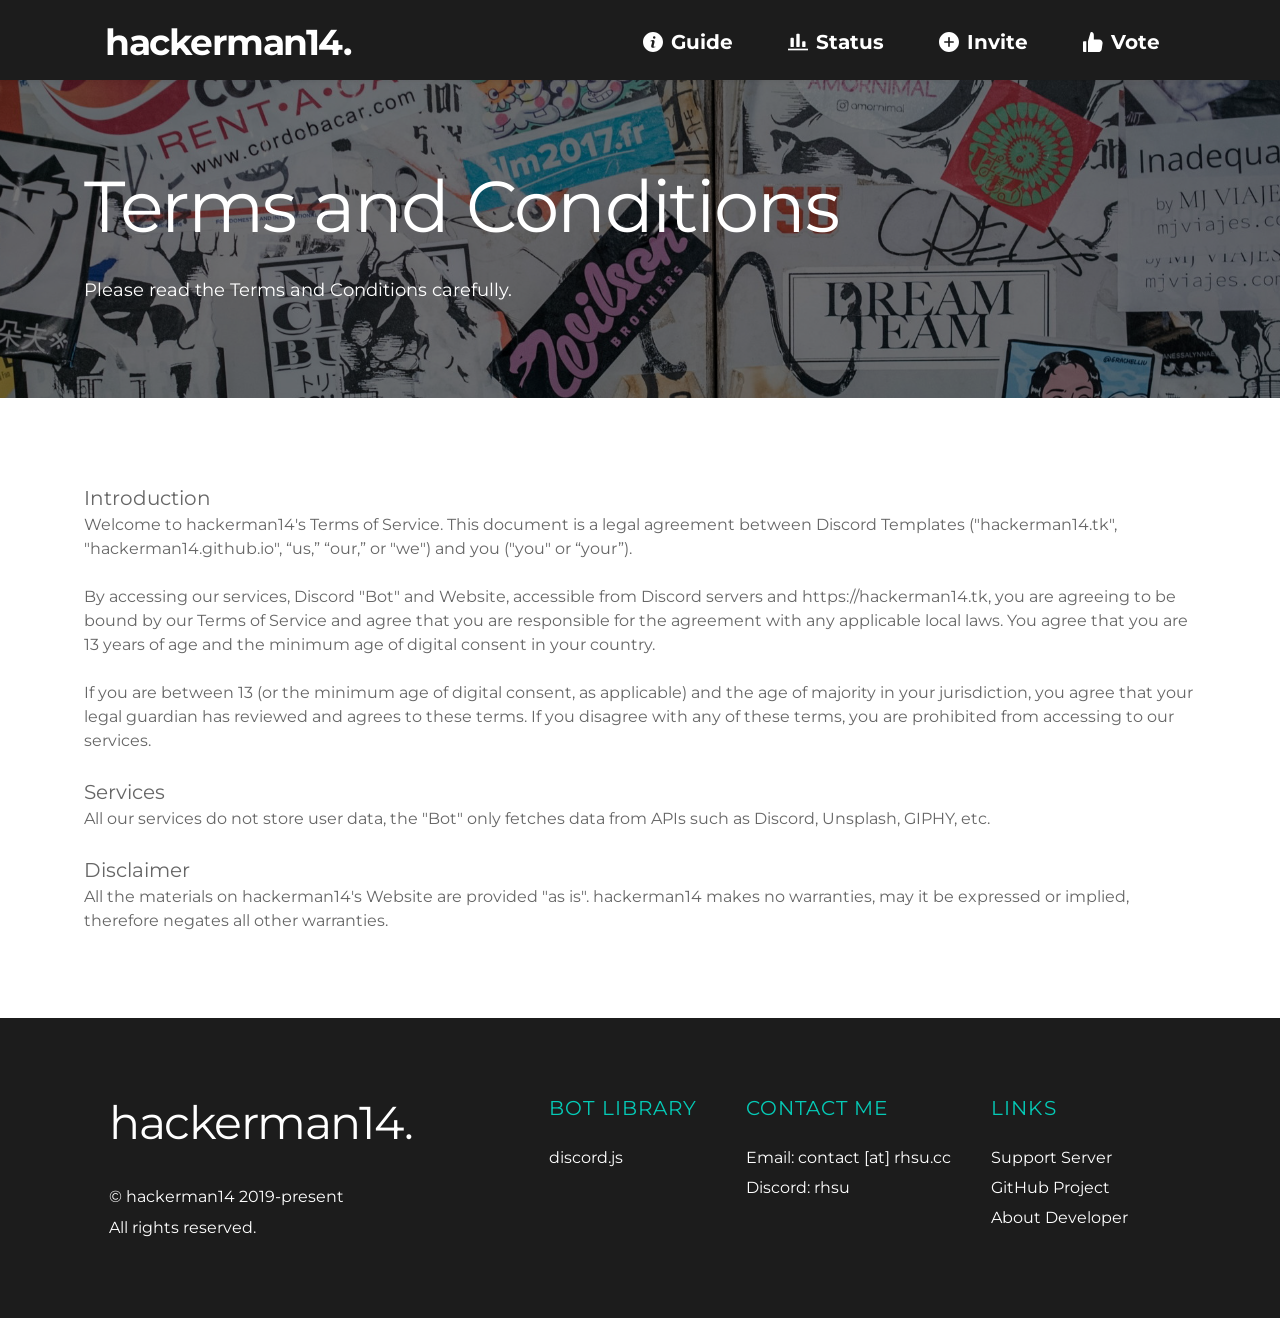
<file: terms.html>
<!DOCTYPE html><html lang="en"><head><meta charset="utf-8" /><meta property="og:site_name" content="hackerman14 Bot" /><meta property="og:type" content="article" /><meta property="og:url" content="/terms" /><meta content="summary_large_image" name="twitter:card" />

        <meta property="og:title" content="Terms and Condition" />
    <meta name="twitter:title" content="Terms and Condition" />

    <meta property="og:description" content="Read about our Terms and Conditions." />
    <meta name="twitter:description" content="Read about our Terms and Conditions." />

                <meta property="og:image" content="assets/img/671a1892465a5f11251a8129c8312c8c.jpg" />
        <meta property="twitter:image" content="assets/img/671a1892465a5f11251a8129c8312c8c.jpg">
    
    <title>Terms and Condition | hackerman14 Bot</title>

    <meta name="description" content="Read about our Terms and Conditions." />


            <link rel="apple-touch-icon-precomposed" href="https://cloud-1de12d.becdn.net/media/iW=180&iH=any/a333692f76204dddaf79dc03dae3fab8.png"/><link rel="apple-touch-icon-precomposed" href="https://cloud-1de12d.becdn.net/media/iW=256&iH=256/a333692f76204dddaf79dc03dae3fab8.png"/><link rel="canonical" href="/terms" /><link rel="icon" href="https://cloud-1de12d.becdn.net/media/iW=32%26iH=any/16ed4a641cb945224e56a2d55d83919b.png" sizes="32x32"/><link rel="icon" href="https://cloud-1de12d.becdn.net/media/iW=192%26iH=any/16ed4a641cb945224e56a2d55d83919b.png" sizes="192x192"/><link href="https://fonts.bunny.net/css?family=Montserrat:100,100italic,200,200italic,300,300italic,regular,italic,500,500italic,600,600italic,700,700italic,800,800italic,900,900italic|Lato:100,100italic,300,300italic,regular,italic,700,700italic,900,900italic&subset=arabic,bengali,cyrillic,cyrillic-ext,devanagari,greek,greek-ext,gujarati,hebrew,khmer,korean,latin-ext,tamil,telugu,thai,vietnamese&display=swap" class="brz-link brz-link-google" type="text/css" rel="stylesheet"/><link class="brz-link brz-link-bunny-fonts-prefetch" rel="dns-prefetch" href="https://fonts.bunny.net"><link class="brz-link brz-link-bunny-fonts-preconnect" rel="preconnect" href="https://fonts.bunny.net" crossorigin><link class="brz-link brz-link-cdn-preconnect" rel="preconnect" href="https://cloud-1de12d.becdn.net" crossorigin><meta name="viewport" content="width=device-width, initial-scale=1"><link href="assets/384680b3e5d999e9d3fe8dcf377a4302.css" class="brz-link brz-link-preview-lib-pro" media="print" onload="this.media='all'" data-brz-group="group-1_2" rel="stylesheet"/><link href="assets/7bad176b866ffd3736f5d04137036730.css" class="brz-link brz-link-preview-pro" media="print" onload="this.media='all'" rel="stylesheet"/><link href="assets/7e89a418bb7f7538a687cc7951016d06.css" class="brz-link brz-link-preview" rel="stylesheet"/><style class="brz-style">.brz .brz-css-d-richtext {width: 100%;mix-blend-mode: normal;}
.brz .brz-css-d-cloneable-container {justify-content: center;padding: 0;gap: 20px 10px;}
.brz .brz-css-d-sectionheaderitem-container {border: 0px solid transparent;}
@media (min-width:991px) {.brz .brz-css-d-sectionheaderitem-container {max-width: calc(1 * var(--brz-section-container-max-width,1170px));}}
@media (max-width:991px) and (min-width:768px) {.brz .brz-css-d-sectionheaderitem-container {max-width: 100%;}}
@media (max-width:767px) {.brz .brz-css-d-sectionheaderitem-container {max-width: 100%;}}
.brz .brz-css-d-row-row {margin: 0;z-index: auto;align-items: flex-start;}
.brz .brz-css-d-row-row > .brz-bg {border-radius: 0px;max-width: 100%;mix-blend-mode: normal;}
.brz .brz-css-d-row-row > .brz-bg {border: 0px solid rgba(102,115,141,0);box-shadow: none;}
.brz .brz-css-d-row-row > .brz-bg > .brz-bg-image {background-size: cover;background-repeat: no-repeat;-webkit-mask-image: none;mask-image: none;}
.brz .brz-css-d-row-row > .brz-bg > .brz-bg-image {background-image: none;filter: none;display: block;}
.brz .brz-css-d-row-row > .brz-bg > .brz-bg-image:after {content: "";background-image: none;}
.brz .brz-css-d-row-row > .brz-bg > .brz-bg-color {-webkit-mask-image: none;mask-image: none;}
.brz .brz-css-d-row-row > .brz-bg > .brz-bg-color {background-color: rgba(0,0,0,0);background-image: none;}
.brz .brz-css-d-row-row > .brz-bg > .brz-bg-map {display: none;}
.brz .brz-css-d-row-row > .brz-bg > .brz-bg-map {filter: none;}
.brz .brz-css-d-row-row > .brz-bg > .brz-bg-video {display: none;}
.brz .brz-css-d-row-row > .brz-bg > .brz-bg-video {filter: none;}
.brz .brz-css-d-row-row > .brz-row {border: 0px solid transparent;}
.brz .brz-css-d-row-row > .brz-row, .brz .brz-css-d-row-row > .brz-bg > .brz-bg-video, .brz .brz-css-d-row-row > .brz-bg, .brz .brz-css-d-row-row > .brz-bg > .brz-bg-image, .brz .brz-css-d-row-row > .brz-bg > .brz-bg-color {transition-duration: .5s;transition-property: filter,box-shadow,background,border-radius,border-color;}
@media (min-width:991px) {.brz .brz-css-d-row-row {min-height: auto;display: flex;}}
@media (max-width:991px) and (min-width:768px) {.brz .brz-css-d-row-row > .brz-row {flex-direction: row;flex-wrap: wrap;justify-content: flex-start;}}
@media (max-width:991px) and (min-width:768px) {.brz .brz-css-d-row-row {min-height: auto;display: flex;}}
@media (max-width:767px) {.brz .brz-css-d-row-row > .brz-row {flex-direction: row;flex-wrap: wrap;justify-content: flex-start;}}
@media (max-width:767px) {.brz .brz-css-d-row-row {min-height: auto;display: flex;}}
.brz .brz-css-d-row-container {padding: 10px;max-width: 100%;}
@media (max-width:991px) and (min-width:768px) {.brz .brz-css-d-row-container {padding: 0;}}
@media (max-width:767px) {.brz .brz-css-d-row-container {padding: 0;}}
.brz .brz-css-d-column-column {z-index: auto;flex: 1 1 50%;max-width: 50%;justify-content: flex-start;max-height: none;}
.brz .brz-css-d-column-column .brz-columns__scroll-effect {justify-content: flex-start;}
.brz .brz-css-d-column-column > .brz-bg {margin: 0;mix-blend-mode: normal;border-radius: 0px;}
.brz .brz-css-d-column-column > .brz-bg {border: 0px solid rgba(102,115,141,0);box-shadow: none;}
.brz .brz-css-d-column-column > .brz-bg > .brz-bg-image {background-size: cover;background-repeat: no-repeat;-webkit-mask-image: none;mask-image: none;}
.brz .brz-css-d-column-column > .brz-bg > .brz-bg-image {background-image: none;filter: none;display: block;}
.brz .brz-css-d-column-column > .brz-bg > .brz-bg-image:after {content: "";background-image: none;}
.brz .brz-css-d-column-column > .brz-bg > .brz-bg-color {-webkit-mask-image: none;mask-image: none;}
.brz .brz-css-d-column-column > .brz-bg > .brz-bg-color {background-color: rgba(0,0,0,0);background-image: none;}
.brz .brz-css-d-column-column > .brz-bg > .brz-bg-map {display: none;}
.brz .brz-css-d-column-column > .brz-bg > .brz-bg-map {filter: none;}
.brz .brz-css-d-column-column > .brz-bg > .brz-bg-video {display: none;}
.brz .brz-css-d-column-column > .brz-bg > .brz-bg-video {filter: none;}
.brz .brz-css-d-column-column > .brz-bg, .brz .brz-css-d-column-column > .brz-bg > .brz-bg-image, .brz .brz-css-d-column-column > .brz-bg > .brz-bg-color {transition-duration: .5s;transition-property: filter,box-shadow,background,border-radius,border-color;}
@media (max-width:767px) {.brz .brz-css-d-column-column {flex: 1 1 100%;max-width: 100%;}
	.brz .brz-css-d-column-column > .brz-bg {margin: 10px 0px 10px 0px;}}
.brz .brz-css-d-spacer {height: 50px;}
.brz .brz-css-d-cloneable {z-index: auto;position: relative;margin: 10px 0px 10px 0px;justify-content: center;padding: 0;gap: 20px 10px;}
@media (min-width:991px) {.brz .brz-css-d-cloneable {position: relative;}
	.brz .brz-css-d-cloneable {display: flex;}}
@media (max-width:991px) and (min-width:768px) {.brz .brz-css-d-cloneable {position: relative;}
	.brz .brz-css-d-cloneable {display: flex;}}
@media (max-width:767px) {.brz .brz-css-d-cloneable {position: relative;}
	.brz .brz-css-d-cloneable {display: flex;}}
.brz .brz-css-d-button.brz-btn--hover:not(.brz-btn--hover-in), .brz .brz-css-d-button.brz-btn--hover-in:before {background-color: rgba(var(--brz-global-color3),1);background-image: none;}
.brz .brz-css-d-button.brz-btn--hover:not(.brz-btn--hover-in):before, .brz .brz-css-d-button.brz-btn--hover-in {background-color: rgba(var(--brz-global-color3),.8);background-image: none;}
.brz .brz-css-d-button.brz-btn--hover:not(.brz-btn--hover-in), .brz .brz-css-d-button.brz-btn--hover-in:before, .brz .brz-css-d-button.brz-btn--hover:not(.brz-btn--hover-in):before, .brz .brz-css-d-button.brz-btn--hover-in {transition-duration: .6s;}
@media (min-width:991px) {.brz .brz-css-d-button.brz-back-pulse:before {animation-duration: .6s;}}
@media (max-width:991px) and (min-width:768px) {.brz .brz-css-d-button.brz-back-pulse:before {animation-duration: .6s;}}
@media (max-width:767px) {.brz .brz-css-d-button.brz-back-pulse:before {animation-duration: .6s;}}
@media (min-width:991px) {.brz .brz-css-d-sectionheader {display: block;}}
@media (max-width:991px) and (min-width:768px) {.brz .brz-css-d-sectionheader {display: block;}}
@media (max-width:767px) {.brz .brz-css-d-sectionheader {display: block;}}
.brz .brz-css-d-button-bg.brz-btn {font-family: var(--brz-buttonfontfamily,initial);font-weight: var(--brz-buttonfontweight,initial);font-weight: var(--brz-buttonbold,initial);font-size: var(--brz-buttonfontsize,initial);line-height: var(--brz-buttonlineheight,initial);letter-spacing: var(--brz-buttonletterspacing,initial);font-variation-settings: var(--brz-buttonfontvariation,initial);font-style: var(--brz-buttonitalic,initial);text-decoration: var(--brz-buttontextdecoration,initial) !important;text-transform: var(--brz-buttontexttransform,initial) !important;border-radius: 0;flex-flow: row-reverse nowrap;padding: 14px 42px 14px 42px;padding: 14px 42px;width: auto;}
.brz .brz-css-d-button-bg.brz-btn {color: rgba(var(--brz-global-color8),1);border: 2px solid rgba(var(--brz-global-color3),1);box-shadow: none;}
.brz .brz-css-d-button-bg.brz-btn:not(.brz-btn--hover) {background-color: rgba(var(--brz-global-color3),1);background-image: none;}
.brz .brz-css-d-button-bg.brz-btn .brz-icon-svg-custom {background-color: rgba(var(--brz-global-color8),1);}
.brz .brz-css-d-button-bg.brz-btn.brz-btn-submit {color: rgba(var(--brz-global-color8),1);background-color: rgba(var(--brz-global-color3),1);background-image: none;}
.brz .brz-css-d-button-bg:after {height: unset;}
.brz .brz-css-d-button-bg .brz-btn--story-container {border: 2px solid rgba(var(--brz-global-color3),1);flex-flow: row-reverse nowrap;border-radius: 0;}
.brz .brz-css-d-button-bg .brz-btn--story-container:after {height: unset;}
.brz .brz-css-d-button-bg.brz-btn, .brz .brz-css-d-button-bg.brz-btn .brz-icon-svg-custom, .brz .brz-css-d-button-bg.brz-btn.brz-btn-submit {transition-duration: .5s;transition-property: filter,color,background,border-color,box-shadow;}
@media (min-width:991px) {.brz .brz-css-d-button-bg.brz-btn:not(.brz-btn--hover):hover {background-color: rgba(var(--brz-global-color3),.8);}
	.brz .brz-css-d-button-bg.brz-btn.brz-btn-submit:hover {background-color: rgba(var(--brz-global-color3),.8);}}
@media (max-width:991px) and (min-width:768px) {.brz .brz-css-d-button-bg.brz-btn {font-weight: var(--brz-buttontabletfontweight,initial);font-weight: var(--brz-buttontabletbold,initial);font-size: var(--brz-buttontabletfontsize,initial);line-height: var(--brz-buttontabletlineheight,initial);letter-spacing: var(--brz-buttontabletletterspacing,initial);font-variation-settings: var(--brz-buttontabletfontvariation,initial);font-style: var(--brz-buttontabletitalic,initial);text-decoration: var(--brz-buttontablettextdecoration,initial) !important;text-transform: var(--brz-buttontablettexttransform,initial) !important;padding: 11px 26px 11px 26px;padding: 11px 26px;width: auto;}}
@media (max-width:767px) {.brz .brz-css-d-button-bg.brz-btn {font-weight: var(--brz-buttonmobilefontweight,initial);font-weight: var(--brz-buttonmobilebold,initial);font-size: var(--brz-buttonmobilefontsize,initial);line-height: var(--brz-buttonmobilelineheight,initial);letter-spacing: var(--brz-buttonmobileletterspacing,initial);font-variation-settings: var(--brz-buttonmobilefontvariation,initial);font-style: var(--brz-buttonmobileitalic,initial);text-decoration: var(--brz-buttonmobiletextdecoration,initial) !important;text-transform: var(--brz-buttonmobiletexttransform,initial) !important;padding: 11px 26px 11px 26px;padding: 11px 26px;width: auto;}}
.brz .brz-css-d-menu-menu-container .brz-mm-menu__icon {transition-duration: .5s;transition-property: filter,color,background,border-color,box-shadow;}
@media (min-width:991px) {.brz .brz-css-d-menu-menu-container .brz-mm-menu__icon {display: none;width: 18px;}
	.brz .brz-css-d-menu-menu-container .brz-mm-menu__icon {color: rgba(51,51,51,1);}
	.brz .brz-css-d-menu-menu-container .brz-menu {display: flex;}}
@media (max-width:991px) and (min-width:768px) {.brz .brz-css-d-menu-menu-container .brz-mm-menu__icon {display: flex;width: 18px;}
	.brz .brz-css-d-menu-menu-container .brz-mm-menu__icon {color: rgba(51,51,51,1);}
	.brz .brz-css-d-menu-menu-container .brz-menu {display: none;}}
@media (max-width:767px) {.brz .brz-css-d-menu-menu-container .brz-mm-menu__icon {display: flex;width: 18px;}
	.brz .brz-css-d-menu-menu-container .brz-mm-menu__icon {color: rgba(51,51,51,1);}
	.brz .brz-css-d-menu-menu-container .brz-menu {display: none;}}
.brz .brz-css-d-menu-menu > .brz-menu__ul {font-family: var(--brz-buttonfontfamily,initial);display: flex;flex-wrap: wrap;justify-content: inherit;align-items: center;max-width: none;margin: 0px -5px 0px -5px;}
.brz .brz-css-d-menu-menu > .brz-menu__ul {color: rgba(0,0,0,1);}
.brz .brz-css-d-menu-menu > .brz-menu__ul > .brz-menu__item > .brz-a {flex-flow: row nowrap;padding: 0px 5px 0px 5px;}
.brz .brz-css-d-menu-menu > .brz-menu__ul > .brz-menu__item > .brz-a {color: rgba(0,0,0,1);background-color: rgba(255,255,255,0);}
.brz .brz-css-d-menu-menu > .brz-menu__ul > .brz-menu__item.brz-menu__item--opened > .brz-a {color: rgba(0,0,0,1);background-color: rgba(255,255,255,0);}
.brz .brz-css-d-menu-menu > .brz-menu__ul > .brz-menu__item.brz-menu__item--opened {color: rgba(0,0,0,1);background-color: transparent;border: 0px solid rgba(85,85,85,1);}
.brz .brz-css-d-menu-menu > .brz-menu__ul > .brz-menu__item.brz-menu__item--current:not(.brz-menu__item.brz-menu__item--current:active) {color: rgba(0,0,0,1);background-color: rgba(255,255,255,0);border: 0px solid rgba(85,85,85,1);}
.brz .brz-css-d-menu-menu > .brz-menu__ul > .brz-menu__item.brz-menu__item--current > .brz-a:not(.brz-a:active) {color: rgba(0,0,0,1);background-color: rgba(255,255,255,0);}
.brz .brz-css-d-menu-menu > .brz-menu__ul > .brz-menu__item > .brz-a > .brz-icon-svg {margin: 0;margin-inline-end: 15px;}
.brz .brz-css-d-menu-menu > .brz-menu__ul > .brz-menu__item > .brz-a > .brz-icon-svg.brz-icon-svg-custom {background-color: rgba(0,0,0,1);}
.brz .brz-css-d-menu-menu > .brz-menu__ul > .brz-menu__item.brz-menu__item--current > .brz-a:not(.brz-a:active) > .brz-icon-svg.brz-icon-svg-custom {background-color: rgba(0,0,0,1);}
.brz .brz-css-d-menu-menu > .brz-menu__ul > .brz-menu__item.brz-menu__item--current:not(.brz-menu__item.brz-menu__item--current:active) > .brz-icon-svg.brz-icon-svg-custom {background-color: rgba(0,0,0,1);}
.brz .brz-css-d-menu-menu > .brz-menu__ul > .brz-menu__item {border-radius: 0px;}
.brz .brz-css-d-menu-menu > .brz-menu__ul > .brz-menu__item {color: rgba(0,0,0,1);background-color: transparent;border: 0px solid rgba(85,85,85,1);}
.brz .brz-css-d-menu-menu > .brz-menu__ul > .brz-menu__item > a {border-radius: 0px;}
.brz .brz-css-d-menu-menu > .brz-menu__ul > .brz-menu__item-dropdown .brz-menu__sub-menu {font-family: var(--brz-buttonfontfamily,initial);border-radius: 0px;}
.brz .brz-css-d-menu-menu > .brz-menu__ul > .brz-menu__item-dropdown .brz-menu__sub-menu {color: rgba(255,255,255,1);background-color: rgba(51,51,51,1);box-shadow: none;}
.brz .brz-css-d-menu-menu > .brz-menu__ul > .brz-menu__item-dropdown .brz-menu__sub-menu .brz-menu__item > .brz-a {flex-flow: row nowrap;}
.brz .brz-css-d-menu-menu > .brz-menu__ul > .brz-menu__item-dropdown .brz-menu__sub-menu .brz-a:hover {color: rgba(255,255,255,1);}
.brz .brz-css-d-menu-menu > .brz-menu__ul > .brz-menu__item-dropdown .brz-menu__sub-menu .brz-a > .brz-icon-svg {margin: 0;margin-inline-end: 15px;font-size: 12px;}
.brz .brz-css-d-menu-menu > .brz-menu__ul > .brz-menu__item-dropdown .brz-menu__sub-menu > .brz-menu__item.brz-menu__item--current > .brz-a {color: rgba(255,255,255,1);}
.brz .brz-css-d-menu-menu > .brz-menu__ul > .brz-menu__item-dropdown .brz-menu__sub-menu > .brz-menu__item.brz-menu__item--current {background-color: rgba(51,51,51,1);}
.brz .brz-css-d-menu-menu > .brz-menu__ul > .brz-menu__item-dropdown .brz-menu__sub-menu > .brz-menu__item.brz-menu__item--current:hover {background-color: rgba(51,51,51,1);}
.brz .brz-css-d-menu-menu > .brz-menu__ul > .brz-menu__item-dropdown > .brz-menu__item--current .brz-menu__sub-menu {box-shadow: none;}
.brz .brz-css-d-menu-menu > .brz-menu__ul > .brz-menu__item-dropdown .brz-menu__sub-menu > .brz-menu__item > .brz-a > .brz-icon-svg.brz-icon-svg-custom {background-color: rgba(255,255,255,1);}
.brz .brz-css-d-menu-menu > .brz-menu__ul > .brz-menu__item-dropdown .brz-menu__sub-menu > .brz-menu__item:not(.brz-menu__item.brz-menu__item--current) > .brz-a > .brz-icon-svg.brz-icon-svg-custom {background-color: rgba(255,255,255,1);}
.brz .brz-css-d-menu-menu > .brz-menu__ul > .brz-menu__item-dropdown .brz-menu__sub-menu > .brz-menu__item.brz-menu__item--current > .brz-a > .brz-icon-svg.brz-icon-svg-custom {background-color: rgba(255,255,255,1);}
.brz .brz-css-d-menu-menu > .brz-menu__ul > .brz-menu__item-dropdown .brz-menu__item {background-color: rgba(51,51,51,1);color: rgba(255,255,255,1);}
.brz .brz-css-d-menu-menu > .brz-menu__ul > .brz-menu__item-dropdown .brz-menu__sub-menu .brz-menu__item-dropdown .brz-a:hover:after {border-color: rgba(255,255,255,1);}
.brz .brz-css-d-menu-menu > .brz-menu__ul > .brz-menu__item-dropdown .brz-menu__sub-menu > .brz-menu__item {border-bottom: 1px solid rgba(85,85,85,1);}
.brz .brz-css-d-menu-menu .brz-menu__item-dropdown .brz-menu__item, .brz .brz-css-d-menu-menu .brz-menu__sub-menu .brz-menu__item-dropdown .brz-a:after, .brz .brz-css-d-menu-menu .brz-menu__sub-menu > .brz-menu__item.brz-menu__item--current > .brz-a > .brz-icon-svg.brz-icon-svg-custom, .brz .brz-css-d-menu-menu .brz-menu__sub-menu > .brz-menu__item:not(.brz-menu__item.brz-menu__item--current) > .brz-a > .brz-icon-svg.brz-icon-svg-custom, .brz .brz-css-d-menu-menu .brz-menu__sub-menu > .brz-menu__item > .brz-a > .brz-icon-svg.brz-icon-svg-custom, .brz .brz-css-d-menu-menu .brz-menu__item--current .brz-menu__sub-menu, .brz .brz-css-d-menu-menu .brz-menu__sub-menu > .brz-menu__item.brz-menu__item--current, .brz .brz-css-d-menu-menu .brz-menu__ul, .brz .brz-css-d-menu-menu .brz-menu__ul > .brz-menu__item > .brz-a, .brz .brz-css-d-menu-menu .brz-menu__ul > .brz-menu__item.brz-menu__item--opened > .brz-a, .brz .brz-css-d-menu-menu .brz-menu__ul > .brz-menu__item.brz-menu__item--opened, .brz .brz-css-d-menu-menu .brz-menu__ul > .brz-menu__item.brz-menu__item--current:not(.brz-menu__item.brz-menu__item--current:active), .brz .brz-css-d-menu-menu .brz-menu__ul > .brz-menu__item.brz-menu__item--current > .brz-a:not(.brz-a:active), .brz .brz-css-d-menu-menu .brz-menu__ul > .brz-menu__item > .brz-a > .brz-icon-svg.brz-icon-svg-custom, .brz .brz-css-d-menu-menu .brz-menu__ul > .brz-menu__item.brz-menu__item--current > .brz-a:not(.brz-a:active) > .brz-icon-svg.brz-icon-svg-custom, .brz .brz-css-d-menu-menu .brz-menu__ul > .brz-menu__item.brz-menu__item--current:not(.brz-menu__item.brz-menu__item--current:active) > .brz-icon-svg.brz-icon-svg-custom, .brz .brz-css-d-menu-menu .brz-menu__ul > .brz-menu__item, .brz .brz-css-d-menu-menu .brz-menu__sub-menu, .brz .brz-css-d-menu-menu:hover .brz-menu__sub-menu .brz-a, .brz .brz-css-d-menu-menu .brz-menu__sub-menu > .brz-menu__item.brz-menu__item--current > .brz-a, .brz .brz-css-d-menu-menu .brz-menu__sub-menu > .brz-menu__item.brz-menu__item--current {transition-duration: .5s;transition-property: filter,color,background,border-color,box-shadow;}
@media (min-width:991px) {.brz .brz-css-d-menu-menu > .brz-menu__ul {font-size: var(--brz-buttonfontsize,initial);font-weight: var(--brz-buttonfontweight,initial);font-weight: var(--brz-buttonbold,initial);line-height: var(--brz-buttonlineheight,initial);letter-spacing: var(--brz-buttonletterspacing,initial);font-variation-settings: var(--brz-buttonfontvariation,initial);font-style: var(--brz-buttonitalic,initial);text-decoration: var(--brz-buttontextdecoration,initial) !important;text-transform: var(--brz-buttontexttransform,initial) !important;}
	.brz .brz-css-d-menu-menu > .brz-menu__ul > .brz-menu__item > .brz-a > .brz-icon-svg {font-size: 12px;}
	.brz .brz-css-d-menu-menu > .brz-menu__ul > .brz-menu__item {padding-top: 0px;padding-bottom: 0px;margin-right: 5px;margin-left: 5px;}
	.brz .brz-css-d-menu-menu > .brz-menu__ul > .brz-menu__item-dropdown .brz-menu__sub-menu {font-size: var(--brz-buttonfontsize,initial);font-weight: var(--brz-buttonfontweight,initial);font-weight: var(--brz-buttonbold,initial);line-height: var(--brz-buttonlineheight,initial);letter-spacing: var(--brz-buttonletterspacing,initial);font-variation-settings: var(--brz-buttonfontvariation,initial);font-style: var(--brz-buttonitalic,initial);text-decoration: var(--brz-buttontextdecoration,initial) !important;text-transform: var(--brz-buttontexttransform,initial) !important;position: absolute;top: 0;width: 305px;}
	.brz .brz-css-d-menu-menu > .brz-menu__ul > .brz-menu__item-dropdown [data-popper-placement='left-start'] {inset-inline-end: calc(100% + 5px);}
	.brz .brz-css-d-menu-menu > .brz-menu__ul > .brz-menu__item-dropdown [data-popper-placement='right-start'] {inset-inline-start: calc(100% + 5px);}
	.brz .brz-css-d-menu-menu > .brz-menu__ul > .brz-menu__item-dropdown > .brz-menu__sub-menu {top: calc(100% + 5px);width: 300px;}
	.brz .brz-css-d-menu-menu > .brz-menu__ul > .brz-menu__item-dropdown > [data-popper-placement='left-start'] {right: 0;}
	.brz .brz-css-d-menu-menu > .brz-menu__ul > .brz-menu__item-dropdown > [data-popper-placement='right-start'] {inset-inline-start: 0;}
	.brz .brz-css-d-menu-menu > .brz-menu__ul > .brz-menu__item-mega-menu .brz-mega-menu__dropdown {display: none;}}
@media (max-width:991px) and (min-width:768px) {.brz .brz-css-d-menu-menu > .brz-menu__ul {font-size: var(--brz-buttontabletfontsize,initial);font-weight: var(--brz-buttontabletfontweight,initial);font-weight: var(--brz-buttontabletbold,initial);line-height: var(--brz-buttontabletlineheight,initial);letter-spacing: var(--brz-buttontabletletterspacing,initial);font-variation-settings: var(--brz-buttontabletfontvariation,initial);font-style: var(--brz-buttontabletitalic,initial);text-decoration: var(--brz-buttontablettextdecoration,initial) !important;text-transform: var(--brz-buttontablettexttransform,initial) !important;}
	.brz .brz-css-d-menu-menu > .brz-menu__ul > .brz-menu__item > .brz-a > .brz-icon-svg {font-size: 12px;}
	.brz .brz-css-d-menu-menu > .brz-menu__ul > .brz-menu__item {padding-top: 0px;padding-bottom: 0px;margin-right: 5px;margin-left: 5px;}
	.brz .brz-css-d-menu-menu > .brz-menu__ul > .brz-menu__item-dropdown .brz-menu__sub-menu {font-size: var(--brz-buttontabletfontsize,initial);font-weight: var(--brz-buttontabletfontweight,initial);font-weight: var(--brz-buttontabletbold,initial);line-height: var(--brz-buttontabletlineheight,initial);letter-spacing: var(--brz-buttontabletletterspacing,initial);font-variation-settings: var(--brz-buttontabletfontvariation,initial);font-style: var(--brz-buttontabletitalic,initial);text-decoration: var(--brz-buttontablettextdecoration,initial) !important;text-transform: var(--brz-buttontablettexttransform,initial) !important;position: absolute;top: 0;width: 305px;}
	.brz .brz-css-d-menu-menu > .brz-menu__ul > .brz-menu__item-dropdown > .brz-menu__sub-menu {top: calc(100% + 5px);width: 300px;}
	.brz .brz-css-d-menu-menu > .brz-menu__ul > .brz-menu__item-dropdown > [data-popper-placement='left-start'] {right: 0;}
	.brz .brz-css-d-menu-menu > .brz-menu__ul > .brz-menu__item-dropdown > [data-popper-placement='right-start'] {inset-inline-start: 0;}
	.brz .brz-css-d-menu-menu > .brz-menu__ul > .brz-menu__item-dropdown .brz-menu__sub-menu .brz-menu__item-dropdown > .brz-a:after {border-right-style: solid;border-left-style: none;}
	.brz .brz-css-d-menu-menu > .brz-menu__ul > .brz-menu__item-dropdown .brz-menu__sub-menu .brz-menu__item-dropdown .brz-menu__sub-menu {position: relative;top: auto;inset-inline-start: auto;transform: translate(0,0);height: 0;overflow: hidden;}
	.brz .brz-css-d-menu-menu > .brz-menu__ul > .brz-menu__item-dropdown .brz-menu__sub-menu .brz-menu__item--opened > .brz-menu__sub-menu {height: auto;width: 100%;left: auto;right: auto;}
	.brz .brz-css-d-menu-menu.brz-menu__preview > .brz-menu__ul > .brz-menu__item-dropdown .brz-menu__sub-menu .brz-menu__item > .brz-menu__sub-menu {height: auto;width: 100%;left: auto;right: auto;}
	.brz .brz-css-d-menu-menu > .brz-menu__ul > .brz-menu__item-mega-menu .brz-mega-menu__dropdown {display: none;}}
@media (max-width:767px) {.brz .brz-css-d-menu-menu > .brz-menu__ul {font-size: var(--brz-buttonmobilefontsize,initial);font-weight: var(--brz-buttonmobilefontweight,initial);font-weight: var(--brz-buttonmobilebold,initial);line-height: var(--brz-buttonmobilelineheight,initial);letter-spacing: var(--brz-buttonmobileletterspacing,initial);font-variation-settings: var(--brz-buttonmobilefontvariation,initial);font-style: var(--brz-buttonmobileitalic,initial);text-decoration: var(--brz-buttonmobiletextdecoration,initial) !important;text-transform: var(--brz-buttonmobiletexttransform,initial) !important;}
	.brz .brz-css-d-menu-menu > .brz-menu__ul > .brz-menu__item > .brz-a > .brz-icon-svg {font-size: 12px;}
	.brz .brz-css-d-menu-menu > .brz-menu__ul > .brz-menu__item {padding-top: 0px;padding-bottom: 0px;margin-right: 5px;margin-left: 5px;}
	.brz .brz-css-d-menu-menu > .brz-menu__ul > .brz-menu__item-dropdown .brz-menu__sub-menu {font-size: var(--brz-buttonmobilefontsize,initial);font-weight: var(--brz-buttonmobilefontweight,initial);font-weight: var(--brz-buttonmobilebold,initial);line-height: var(--brz-buttonmobilelineheight,initial);letter-spacing: var(--brz-buttonmobileletterspacing,initial);font-variation-settings: var(--brz-buttonmobilefontvariation,initial);font-style: var(--brz-buttonmobileitalic,initial);text-decoration: var(--brz-buttonmobiletextdecoration,initial) !important;text-transform: var(--brz-buttonmobiletexttransform,initial) !important;position: absolute;top: 0;width: 305px;}
	.brz .brz-css-d-menu-menu > .brz-menu__ul > .brz-menu__item-dropdown > .brz-menu__sub-menu {top: calc(100% + 5px);width: 300px;}
	.brz .brz-css-d-menu-menu > .brz-menu__ul > .brz-menu__item-dropdown > [data-popper-placement='left-start'] {right: 0;}
	.brz .brz-css-d-menu-menu > .brz-menu__ul > .brz-menu__item-dropdown > [data-popper-placement='right-start'] {inset-inline-start: 0;}
	.brz .brz-css-d-menu-menu > .brz-menu__ul > .brz-menu__item-dropdown .brz-menu__sub-menu .brz-menu__item-dropdown > .brz-a:after {border-right-style: solid;border-left-style: none;}
	.brz .brz-css-d-menu-menu > .brz-menu__ul > .brz-menu__item-dropdown .brz-menu__sub-menu .brz-menu__item-dropdown .brz-menu__sub-menu {position: relative;top: auto;inset-inline-start: auto;transform: translate(0,0);height: 0;overflow: hidden;}
	.brz .brz-css-d-menu-menu > .brz-menu__ul > .brz-menu__item-dropdown .brz-menu__sub-menu .brz-menu__item--opened > .brz-menu__sub-menu {height: auto;width: 100%;left: auto;right: auto;}
	.brz .brz-css-d-menu-menu.brz-menu__preview > .brz-menu__ul > .brz-menu__item-dropdown .brz-menu__sub-menu .brz-menu__item > .brz-menu__sub-menu {height: auto;width: 100%;left: auto;right: auto;}
	.brz .brz-css-d-menu-menu > .brz-menu__ul > .brz-menu__item-mega-menu .brz-mega-menu__dropdown {display: block;}}
.brz .brz-css-d-menu-mmenu .brz-mm-navbar .brz-mm-close {font-size: 16px;margin: 0;padding: 10px 15px 10px 10px;}
.brz .brz-css-d-menu-mmenu .brz-mm-navbar .brz-mm-close {color: rgba(255,255,255,1);background-color: #333;}
.brz .brz-css-d-menu-mmenu .brz-menu__item {font-family: var(--brz-buttonfontfamily,initial);}
.brz .brz-css-d-menu-mmenu .brz-menu__item {color: rgba(255,255,255,1);border-color: rgba(85,85,85,1);}
.brz nav.brz-mm-menu.brz-css-d-menu-mmenu {background-color: rgba(51,51,51,.8);}
.brz .brz-css-d-menu-mmenu.brz-mm-menu .brz-menu__item .brz-mm-listitem__text {padding: 10px 20px 10px 20px;flex-flow: row nowrap;}
.brz .brz-css-d-menu-mmenu .brz-menu__item:hover > .brz-mm-listitem__text {color: rgba(255,255,255,1);}
.brz .brz-css-d-menu-mmenu .brz-menu__item .brz-mm-menu__item__icon.brz-icon-svg-custom {background-color: rgba(255,255,255,1);}
.brz .brz-css-d-menu-mmenu .brz-mm-navbar {color: rgba(255,255,255,1);}
.brz .brz-css-d-menu-mmenu .brz-menu__item.brz-mm-listitem_opened {color: rgba(255,255,255,1);}
.brz .brz-css-d-menu-mmenu.brz-mm-menu.brz-mm-menu_theme-dark.brz-mm-menu_opened .brz-mm-panels {background-image: none;}
.brz .brz-css-d-menu-mmenu.brz-mm-menu.brz-mm-menu_theme-dark .brz-mm-panels, .brz .brz-css-d-menu-mmenu .brz-mm-panels > .brz-mm-panel:before {background-image: none;background-color: rgba(51,51,51,.8);}
.brz .brz-css-d-menu-mmenu.brz-mm-menu.brz-mm-menu_theme-dark .brz-mm-panels, .brz .brz-css-d-menu-mmenu .brz-mm-panels > .brz-mm-panel {background-color: rgba(51,51,51,.8);}
.brz .brz-css-d-menu-mmenu .brz-mm-panels > .brz-mm-panel {background-image: none;background-color: rgba(51,51,51,.8);}
.brz .brz-css-d-menu-mmenu.brz-mm-menu.brz-mm-menu_theme-dark .brz-mm-navbar.brz-mm-listitem .brz-mm-listitem_opened > .brz-mm-listitem__text:after {border-color: rgba(85,85,85,1);}
.brz .brz-css-d-menu-mmenu .brz-mm-listitem {border-color: rgba(85,85,85,1);}
.brz .brz-css-d-menu-mmenu  .brz-menu__item.brz-menu__item--current:not(.brz-menu__item.brz-menu__item--current:active) {color: rgba(255,255,255,1);}
.brz .brz-css-d-menu-mmenu .brz-menu__item.brz-menu__item--current:not(brz-menu__item.brz-menu__item--current:active):hover > .brz-mm-listitem__text {color: rgba(255,255,255,1);}
.brz .brz-css-d-menu-mmenu  .brz-menu__item.brz-menu__item--current:not(brz-menu__item.brz-menu__item--current:active) > .brz-mm-listitem__text > .brz-icon-svg.brz-icon-svg-custom {background-color: rgba(255,255,255,1);}
.brz .brz-css-d-menu-mmenu .brz-mm-listitem, .brz .brz-css-d-menu-mmenu.brz-mm-menu.brz-mm-menu_theme-dark .brz-mm-navbar.brz-mm-listitem .brz-mm-listitem_opened > .brz-mm-listitem__text:after, .brz .brz-css-d-menu-mmenu .brz-menu__item, .brz .brz-css-d-menu-mmenu.brz-mm-menu.brz-mm-menu_theme-dark .brz-mm-panels, .brz .brz-css-d-menu-mmenu .brz-mm-panels > .brz-mm-panel, .brz .brz-css-d-menu-mmenu.brz-mm-menu.brz-mm-menu_theme-dark .brz-mm-panels, .brz .brz-css-d-menu-mmenu .brz-mm-panels > .brz-mm-panel:before, .brz .brz-css-d-menu-mmenu .brz-menu__item.brz-mm-listitem_opened, .brz .brz-css-d-menu-mmenu .brz-mm-navbar, .brz nav.brz-mm-menu.brz-css-d-menu-mmenu, .brz .brz-css-d-menu-mmenu .brz-menu__item > .brz-mm-listitem__text, .brz .brz-css-d-menu-mmenu .brz-menu__item .brz-mm-menu__item__icon.brz-icon-svg-custom {transition-duration: .5s;transition-property: filter,color,background,border-color,box-shadow;}
@media (min-width:991px) {.brz .brz-css-d-menu-mmenu .brz-mm-navbar .brz-mm-close {transition-duration: .3s;}
	.brz .brz-css-d-menu-mmenu .brz-menu__item {font-size: var(--brz-buttonfontsize,initial);font-weight: var(--brz-buttonfontweight,initial);font-weight: var(--brz-buttonbold,initial);line-height: var(--brz-buttonlineheight,initial);letter-spacing: var(--brz-buttonletterspacing,initial);font-variation-settings: var(--brz-buttonfontvariation,initial);font-style: var(--brz-buttonitalic,initial);text-decoration: var(--brz-buttontextdecoration,initial) !important;text-transform: var(--brz-buttontexttransform,initial) !important;}
	.brz .brz-css-d-menu-mmenu .brz-menu__item .brz-a {justify-content: flex-start;text-align: start;}
	.brz .brz-css-d-menu-mmenu .brz-mm-menu__item__icon {margin: 0 15px 0 0;font-size: 12px;}
	.brz .brz-css-d-menu-mmenu .brz-mm-navbar {font-family: var(--brz-buttonfontfamily,initial);font-size: var(--brz-buttonfontsize,initial);font-weight: var(--brz-buttonfontweight,initial);font-weight: var(--brz-buttonbold,initial);line-height: var(--brz-buttonlineheight,initial);letter-spacing: var(--brz-buttonletterspacing,initial);font-variation-settings: var(--brz-buttonfontvariation,initial);font-style: var(--brz-buttonitalic,initial);text-decoration: var(--brz-buttontextdecoration,initial) !important;text-transform: var(--brz-buttontexttransform,initial) !important;border-color: rgba(85,85,85,1);}
	.brz .brz-css-d-menu-mmenu.brz-mm-menu .brz-mm-listitem_vertical .brz-mm-btn_next {height: calc(var(--brz-buttonlineheight,initial) * var(--brz-buttonfontsize,initial) + 10px + 10px);padding-right: 20px;}}
@media (max-width:991px) and (min-width:768px) {.brz .brz-css-d-menu-mmenu .brz-mm-navbar .brz-mm-close {transition-duration: .3s;}
	.brz .brz-css-d-menu-mmenu .brz-menu__item {font-size: var(--brz-buttontabletfontsize,initial);font-weight: var(--brz-buttontabletfontweight,initial);font-weight: var(--brz-buttontabletbold,initial);line-height: var(--brz-buttontabletlineheight,initial);letter-spacing: var(--brz-buttontabletletterspacing,initial);font-variation-settings: var(--brz-buttontabletfontvariation,initial);font-style: var(--brz-buttontabletitalic,initial);text-decoration: var(--brz-buttontablettextdecoration,initial) !important;text-transform: var(--brz-buttontablettexttransform,initial) !important;}
	.brz .brz-css-d-menu-mmenu .brz-menu__item .brz-a {justify-content: flex-start;text-align: start;}
	.brz .brz-css-d-menu-mmenu .brz-mm-menu__item__icon {margin: 0 15px 0 0;font-size: 12px;}
	.brz .brz-css-d-menu-mmenu .brz-mm-navbar {font-family: var(--brz-buttonfontfamily,initial);font-size: var(--brz-buttontabletfontsize,initial);font-weight: var(--brz-buttontabletfontweight,initial);font-weight: var(--brz-buttontabletbold,initial);line-height: var(--brz-buttontabletlineheight,initial);letter-spacing: var(--brz-buttontabletletterspacing,initial);font-variation-settings: var(--brz-buttontabletfontvariation,initial);font-style: var(--brz-buttontabletitalic,initial);text-decoration: var(--brz-buttontablettextdecoration,initial) !important;text-transform: var(--brz-buttontablettexttransform,initial) !important;border-color: rgba(85,85,85,1);}
	.brz .brz-css-d-menu-mmenu.brz-mm-menu .brz-mm-listitem_vertical .brz-mm-btn_next {height: calc(var(--brz-buttontabletlineheight,initial) * var(--brz-buttontabletfontsize,initial) + 10px + 10px);padding-right: 20px;}}
@media (max-width:767px) {.brz .brz-css-d-menu-mmenu .brz-mm-navbar .brz-mm-close {transition-duration: .3s;}
	.brz .brz-css-d-menu-mmenu .brz-menu__item {font-size: var(--brz-buttonmobilefontsize,initial);font-weight: var(--brz-buttonmobilefontweight,initial);font-weight: var(--brz-buttonmobilebold,initial);line-height: var(--brz-buttonmobilelineheight,initial);letter-spacing: var(--brz-buttonmobileletterspacing,initial);font-variation-settings: var(--brz-buttonmobilefontvariation,initial);font-style: var(--brz-buttonmobileitalic,initial);text-decoration: var(--brz-buttonmobiletextdecoration,initial) !important;text-transform: var(--brz-buttonmobiletexttransform,initial) !important;}
	.brz .brz-css-d-menu-mmenu .brz-menu__item .brz-a {justify-content: flex-start;text-align: start;}
	.brz .brz-css-d-menu-mmenu .brz-mm-menu__item__icon {margin: 0 15px 0 0;font-size: 12px;}
	.brz .brz-css-d-menu-mmenu .brz-mm-navbar {font-family: var(--brz-buttonfontfamily,initial);font-size: var(--brz-buttonmobilefontsize,initial);font-weight: var(--brz-buttonmobilefontweight,initial);font-weight: var(--brz-buttonmobilebold,initial);line-height: var(--brz-buttonmobilelineheight,initial);letter-spacing: var(--brz-buttonmobileletterspacing,initial);font-variation-settings: var(--brz-buttonmobilefontvariation,initial);font-style: var(--brz-buttonmobileitalic,initial);text-decoration: var(--brz-buttonmobiletextdecoration,initial) !important;text-transform: var(--brz-buttonmobiletexttransform,initial) !important;border-color: rgba(85,85,85,1);}
	.brz .brz-css-d-menu-mmenu.brz-mm-menu .brz-mm-listitem_vertical .brz-mm-btn_next {height: calc(var(--brz-buttonmobilelineheight,initial) * var(--brz-buttonmobilefontsize,initial) + 10px + 10px);padding-right: 20px;}}
.brz .brz-css-d-sectionitem-bg {padding: 75px 0px 75px 0px;}
.brz .brz-css-d-sectionitem-bg > .brz-bg {border-radius: 0px;mix-blend-mode: normal;}
.brz .brz-css-d-sectionitem-bg > .brz-bg {border: 0px solid rgba(102,115,141,0);}
.brz .brz-css-d-sectionitem-bg > .brz-bg > .brz-bg-image {background-size: cover;background-repeat: no-repeat;-webkit-mask-image: none;mask-image: none;}
.brz .brz-css-d-sectionitem-bg > .brz-bg > .brz-bg-image {background-image: none;filter: none;display: block;}
.brz .brz-css-d-sectionitem-bg > .brz-bg > .brz-bg-image:after {content: "";background-image: none;}
.brz .brz-css-d-sectionitem-bg > .brz-bg > .brz-bg-color {-webkit-mask-image: none;mask-image: none;}
.brz .brz-css-d-sectionitem-bg > .brz-bg > .brz-bg-color {background-color: rgba(0,0,0,0);background-image: none;}
.brz .brz-css-d-sectionitem-bg > .brz-bg > .brz-bg-map {display: none;}
.brz .brz-css-d-sectionitem-bg > .brz-bg > .brz-bg-map {filter: none;}
.brz .brz-css-d-sectionitem-bg > .brz-bg > .brz-bg-video {display: none;}
.brz .brz-css-d-sectionitem-bg > .brz-bg > .brz-bg-video {filter: none;}
.brz .brz-css-d-sectionitem-bg > .brz-bg > .brz-bg-shape__top {background-size: 100% 100px;height: 100px;transform: scale(1.02) rotateX(0deg) rotateY(0deg);z-index: auto;}
.brz .brz-css-d-sectionitem-bg > .brz-bg > .brz-bg-shape__top::after {background-image: none;-webkit-mask-image: none;background-size: 100% 100px;height: 100px;}
.brz .brz-css-d-sectionitem-bg > .brz-bg > .brz-bg-shape__bottom {background-size: 100% 100px;height: 100px;transform: scale(1.02) rotateX(-180deg) rotateY(-180deg);z-index: auto;}
.brz .brz-css-d-sectionitem-bg > .brz-bg > .brz-bg-shape__bottom::after {background-image: none;-webkit-mask-image: none;background-size: 100% 100px;height: 100px;}
.brz .brz-css-d-sectionitem-bg > .brz-bg > .brz-bg-slideshow  .brz-bg-slideshow-item {display: none;background-position: 50% 50%;}
.brz .brz-css-d-sectionitem-bg > .brz-bg > .brz-bg-slideshow  .brz-bg-slideshow-item {filter: none;}
.brz .brz-css-d-sectionitem-bg > .brz-bg, .brz .brz-css-d-sectionitem-bg > .brz-bg > .brz-bg-image, .brz .brz-css-d-sectionitem-bg > .brz-bg > .brz-bg-map, .brz .brz-css-d-sectionitem-bg > .brz-bg > .brz-bg-color, .brz .brz-css-d-sectionitem-bg > .brz-bg > .brz-bg-video {transition-duration: .5s;transition-property: filter,box-shadow,background,border-radius,border-color;}
@media (min-width:991px) {.brz .brz-css-d-sectionitem-bg > .brz-bg > .brz-bg-image {background-attachment: scroll;}}
@media (max-width:991px) and (min-width:768px) {.brz .brz-css-d-sectionitem-bg {padding: 50px 15px 50px 15px;}}
@media (max-width:767px) {.brz .brz-css-d-sectionitem-bg {padding: 25px 15px 25px 15px;}}
.brz .brz-css-d-sectionfooter-section {padding: 75px 0px 75px 0px;min-height: auto;margin: 0;z-index: auto;}
.brz .brz-css-d-sectionfooter-section {display: flex;}
.brz .brz-css-d-sectionfooter-section > .brz-bg {border-radius: 0px;}
.brz .brz-css-d-sectionfooter-section > .brz-bg {border: 0px solid rgba(102,115,141,0);}
.brz .brz-css-d-sectionfooter-section > .brz-bg:after {box-shadow: none;}
.brz .brz-css-d-sectionfooter-section > .brz-bg > .brz-bg-image {-webkit-mask-image: none;mask-image: none;background-size: cover;background-repeat: no-repeat;}
.brz .brz-css-d-sectionfooter-section > .brz-bg > .brz-bg-image {background-image: none;filter: none;display: block;}
.brz .brz-css-d-sectionfooter-section > .brz-bg > .brz-bg-image:after {content: "";background-image: none;}
.brz .brz-css-d-sectionfooter-section > .brz-bg > .brz-bg-color {-webkit-mask-image: none;mask-image: none;}
.brz .brz-css-d-sectionfooter-section > .brz-bg > .brz-bg-color {background-color: rgba(0,0,0,0);background-image: none;}
.brz .brz-css-d-sectionfooter-section > .brz-bg > .brz-bg-shape__top {background-size: 100% 100px;height: 100px;transform: scale(1.02) rotateX(0deg) rotateY(0deg);z-index: auto;}
.brz .brz-css-d-sectionfooter-section > .brz-bg > .brz-bg-shape__top::after {background-image: none;-webkit-mask-image: none;background-size: 100% 100px;height: 100px;}
.brz .brz-css-d-sectionfooter-section > .brz-bg > .brz-bg-shape__bottom {background-size: 100% 100px;height: 100px;transform: scale(1.02) rotateX(-180deg) rotateY(-180deg);z-index: auto;}
.brz .brz-css-d-sectionfooter-section > .brz-bg > .brz-bg-shape__bottom::after {background-image: none;-webkit-mask-image: none;background-size: 100% 100px;height: 100px;}
.brz .brz-css-d-sectionfooter-section .brz-container {justify-content: center;}
@media (max-width:991px) and (min-width:768px) {.brz .brz-css-d-sectionfooter-section {padding: 25px 15px 25px 15px;}}
@media (max-width:767px) {.brz .brz-css-d-sectionfooter-section {padding: 25px 15px 25px 15px;}}
.brz .brz-css-d-sectionfooter-container {border: 0px solid transparent;}
@media (min-width:991px) {.brz .brz-css-d-sectionfooter-container {max-width: calc(1 * var(--brz-section-container-max-width,1170px));}}
@media (max-width:991px) and (min-width:768px) {.brz .brz-css-d-sectionfooter-container {max-width: 100%;}}
@media (max-width:767px) {.brz .brz-css-d-sectionfooter-container {max-width: 100%;}}
.brz .brz-css-d-sectionheaderitem {padding: 75px 0px 75px 0px;margin: 0;}
.brz .brz-css-d-sectionheaderitem > .brz-bg {border-radius: 0px;}
.brz .brz-css-d-sectionheaderitem > .brz-bg {border: 0px solid rgba(102,115,141,0);}
.brz .brz-css-d-sectionheaderitem > .brz-bg:after {box-shadow: none;}
.brz .brz-css-d-sectionheaderitem > .brz-bg > .brz-bg-image {-webkit-mask-image: none;mask-image: none;background-size: cover;background-repeat: no-repeat;}
.brz .brz-css-d-sectionheaderitem > .brz-bg > .brz-bg-image {background-image: none;filter: none;}
.brz .brz-css-d-sectionheaderitem > .brz-bg > .brz-bg-image:after {content: "";background-image: none;}
.brz .brz-css-d-sectionheaderitem > .brz-bg > .brz-bg-color {-webkit-mask-image: none;mask-image: none;}
.brz .brz-css-d-sectionheaderitem > .brz-bg > .brz-bg-color {background-color: rgba(0,0,0,0);background-image: none;}
.brz .brz-css-d-sectionheaderitem > .brz-bg > .brz-bg-shape__top {background-size: 100% 100px;height: 100px;transform: scale(1.02) rotateX(0deg) rotateY(0deg);z-index: auto;}
.brz .brz-css-d-sectionheaderitem > .brz-bg > .brz-bg-shape__top::after {background-image: none;-webkit-mask-image: none;background-size: 100% 100px;height: 100px;}
.brz .brz-css-d-sectionheaderitem > .brz-bg > .brz-bg-shape__bottom {background-size: 100% 100px;height: 100px;transform: scale(1.02) rotateX(-180deg) rotateY(-180deg);z-index: auto;}
.brz .brz-css-d-sectionheaderitem > .brz-bg > .brz-bg-shape__bottom::after {background-image: none;-webkit-mask-image: none;background-size: 100% 100px;height: 100px;}
@media (max-width:991px) and (min-width:768px) {.brz .brz-css-d-sectionheaderitem {padding: 50px 15px 50px 15px;}}
@media (max-width:767px) {.brz .brz-css-d-sectionheaderitem {padding: 25px 15px 25px 15px;}}
.brz .brz-css-d-column-bg.brz-column__items {z-index: auto;margin: 0;border: 0px solid transparent;padding: 5px 15px 5px 15px;min-height: 100%;max-height: none;justify-content: inherit;transition-duration: .5s;transition-property: filter,box-shadow,background,border-radius,border-color;}
@media (min-width:991px) {.brz .brz-css-d-column-bg {display: flex;}}
@media (max-width:991px) and (min-width:768px) {.brz .brz-css-d-column-bg {display: flex;}}
@media (max-width:767px) {.brz .brz-css-d-column-bg.brz-column__items {margin: 10px 0px 10px 0px;padding: 0;}}
@media (max-width:767px) {.brz .brz-css-d-column-bg {display: flex;}}
.brz .brz-css-d-section {z-index: auto;margin: 0;}
.brz .brz-css-d-section.brz-section .brz-section__content {min-height: auto;display: flex;}
.brz .brz-css-d-section .brz-container {justify-content: center;}
.brz .brz-css-d-section > .slick-slider > .brz-slick-slider__dots {color: rgba(0,0,0,1);}
.brz .brz-css-d-section > .slick-slider > .brz-slick-slider__arrow {color: rgba(0,0,0,.7);}
.brz .brz-css-d-section > .slick-slider > .brz-slick-slider__dots > .brz-slick-slider__pause {color: rgba(0,0,0,1);}
@media (min-width:991px) {.brz .brz-css-d-section {display: block;}}
@media (max-width:991px) and (min-width:768px) {.brz .brz-css-d-section {display: block;}}
@media (max-width:767px) {.brz .brz-css-d-section {display: block;}}
.brz .brz-css-d-wrapper {padding: 0;margin: 10px 0px 10px 0px;justify-content: center;position: relative;}
.brz .brz-css-d-wrapper .brz-wrapper-transform {transform: none;}
@media (min-width:991px) {.brz .brz-css-d-wrapper {display: flex;z-index: auto;position: relative;}}
@media (max-width:991px) and (min-width:768px) {.brz .brz-css-d-wrapper {display: flex;z-index: auto;position: relative;}}
@media (max-width:767px) {.brz .brz-css-d-wrapper {display: flex;z-index: auto;position: relative;}}
.brz .brz-css-d-sectionitem-container {border: 0px solid transparent;}
@media (min-width:991px) {.brz .brz-css-d-sectionitem-container {max-width: calc(1 * var(--brz-section-container-max-width,1170px));}}
@media (max-width:991px) and (min-width:768px) {.brz .brz-css-d-sectionitem-container {max-width: 100%;}}
@media (max-width:767px) {.brz .brz-css-d-sectionitem-container {max-width: 100%;}}
.brz .brz-css-r-wrapper {margin: 0;}
@media (min-width:991px) {.brz .brz-css-tvp3i8 {width: 100%;mix-blend-mode: normal;}}
@media (min-width:991px) {.brz .brz-css-z0ycpa {padding: 0;margin: 0;justify-content: center;position: relative;}
	.brz .brz-css-z0ycpa .brz-wrapper-transform {transform: none;}}
@media (min-width:991px) {.brz .brz-css-z0ycpa {display: flex;z-index: auto;position: relative;}}
@media (max-width:991px) and (min-width:768px) {.brz .brz-css-z0ycpa {display: none;}}
@media (max-width:767px) {.brz .brz-css-z0ycpa {display: none;}}
@media (min-width:991px) {.brz .brz-css-rr4wli {width: 100%;mix-blend-mode: normal;}}
.brz .brz-css-j7eh63 {margin: 0px 0px 10px 0px;}
@media (min-width:991px) {.brz .brz-css-j7eh63 {display: none;}}
@media (min-width:991px) {.brz .brz-css-j7eh63 {padding: 0;margin: 0px 0px 10px 0px;justify-content: center;position: relative;}
	.brz .brz-css-j7eh63 .brz-wrapper-transform {transform: none;}}
@media (min-width:991px) {.brz .brz-css-j7eh63 {display: flex;display: none;z-index: auto;position: relative;}}
@media (max-width:991px) and (min-width:768px) {.brz .brz-css-j7eh63 {display: none;}}
.brz .brz-css-kCa0x {margin-top: 0px !important;margin-bottom: 0px !important;text-align: left !important;font-family: "Montserrat",sans-serif !important;font-size: 16px;line-height: 1.9;font-weight: 400;letter-spacing: 0px;font-variation-settings: "wght" 400,"wdth" 100,"SOFT" 0;}
@media (min-width:991px) {.brz .brz-css-kCa0x {margin-top: 0px !important;margin-bottom: 0px !important;text-align: left !important;font-family: "Montserrat",sans-serif !important;font-size: 16px;line-height: 1.9;font-weight: 400;letter-spacing: 0px;font-variation-settings: "wght" 400,"wdth" 100,"SOFT" 0;font-style: inherit;text-decoration: inherit !important;text-transform: inherit !important;}}
@media (max-width:991px) and (min-width:768px) {.brz .brz-css-kCa0x {font-size: 15px;line-height: 1.6;}}
@media (max-width:767px) {.brz .brz-css-kCa0x {font-size: 15px;line-height: 1.6;}}
.brz .brz-css-q6MSg {margin-top: 0px !important;margin-bottom: 0px !important;text-align: left !important;font-family: "Montserrat",sans-serif !important;font-size: 16px;line-height: 1.9;font-weight: 400;letter-spacing: 0px;font-variation-settings: "wght" 400,"wdth" 100,"SOFT" 0;}
@media (min-width:991px) {.brz .brz-css-q6MSg {margin-top: 0px !important;margin-bottom: 0px !important;text-align: left !important;font-family: "Montserrat",sans-serif !important;font-size: 16px;line-height: 1.9;font-weight: 400;letter-spacing: 0px;font-variation-settings: "wght" 400,"wdth" 100,"SOFT" 0;font-style: inherit;text-decoration: inherit !important;text-transform: inherit !important;}}
@media (max-width:991px) and (min-width:768px) {.brz .brz-css-q6MSg {font-size: 15px;line-height: 1.6;}}
@media (max-width:767px) {.brz .brz-css-q6MSg {font-size: 15px;line-height: 1.6;}}
@media (min-width:991px) {.brz .brz-css-gihqch {width: 100%;mix-blend-mode: normal;}}
.brz .brz-css-15jd64x {margin: 0px 0px 10px 0px;}
@media (min-width:991px) {.brz .brz-css-15jd64x {padding: 0;margin: 0px 0px 10px 0px;justify-content: center;position: relative;}
	.brz .brz-css-15jd64x .brz-wrapper-transform {transform: none;}}
@media (min-width:991px) {.brz .brz-css-15jd64x {display: flex;z-index: auto;position: relative;}}
@media (max-width:767px) {.brz .brz-css-15jd64x {display: none;}}
.brz .brz-css-o17c0e {height: 20px;}
@media (min-width:991px) {.brz .brz-css-o17c0e {height: 20px;}}
@media (max-width:991px) and (min-width:768px) {.brz .brz-css-o17c0e {height: 10px;}}
@media (max-width:767px) {.brz .brz-css-o17c0e {height: 10px;}}
.brz .brz-css-oy1Yd {margin-top: 0px !important;margin-bottom: 0px !important;text-align: left !important;font-family: "Montserrat",sans-serif !important;font-size: 46px;line-height: 1.3;font-weight: 700;letter-spacing: -1.5px;font-variation-settings: "wght" 400,"wdth" 100,"SOFT" 0;}
@media (min-width:991px) {.brz .brz-css-oy1Yd {margin-top: 0px !important;margin-bottom: 0px !important;text-align: left !important;font-family: "Montserrat",sans-serif !important;font-size: 46px;line-height: 1.3;font-weight: 700;letter-spacing: -1.5px;font-variation-settings: "wght" 400,"wdth" 100,"SOFT" 0;font-style: inherit;text-decoration: inherit !important;text-transform: inherit !important;}}
@media (max-width:991px) and (min-width:768px) {.brz .brz-css-oy1Yd {font-size: 38px;line-height: 1.2;letter-spacing: -1px;}}
@media (max-width:767px) {.brz .brz-css-oy1Yd {font-size: 36px;letter-spacing: -1px;}}
.brz .brz-css-iziah {margin-top: 0px !important;margin-bottom: 0px !important;text-align: left !important;font-family: "Montserrat",sans-serif !important;font-size: 16px;line-height: 1.9;font-weight: 400;letter-spacing: 0px;font-variation-settings: "wght" 400,"wdth" 100,"SOFT" 0;}
@media (min-width:991px) {.brz .brz-css-iziah {margin-top: 0px !important;margin-bottom: 0px !important;text-align: left !important;font-family: "Montserrat",sans-serif !important;font-size: 16px;line-height: 1.9;font-weight: 400;letter-spacing: 0px;font-variation-settings: "wght" 400,"wdth" 100,"SOFT" 0;font-style: inherit;text-decoration: inherit !important;text-transform: inherit !important;}}
@media (max-width:991px) and (min-width:768px) {.brz .brz-css-iziah {text-align: center !important;font-size: 15px;line-height: 1.6;}}
@media (max-width:767px) {.brz .brz-css-iziah {font-size: 15px;line-height: 1.6;}}
.brz .brz-css-rB5tH {margin-top: 0px !important;margin-bottom: 0px !important;text-align: left !important;font-family: "Montserrat",sans-serif !important;font-size: 16px;line-height: 1.9;font-weight: 400;letter-spacing: 0px;font-variation-settings: "wght" 400,"wdth" 100,"SOFT" 0;}
@media (min-width:991px) {.brz .brz-css-rB5tH {margin-top: 0px !important;margin-bottom: 0px !important;text-align: left !important;font-family: "Montserrat",sans-serif !important;font-size: 16px;line-height: 1.9;font-weight: 400;letter-spacing: 0px;font-variation-settings: "wght" 400,"wdth" 100,"SOFT" 0;font-style: inherit;text-decoration: inherit !important;text-transform: inherit !important;}}
@media (max-width:991px) and (min-width:768px) {.brz .brz-css-rB5tH {font-size: 15px;line-height: 1.6;}}
@media (max-width:767px) {.brz .brz-css-rB5tH {font-size: 15px;line-height: 1.6;}}
@media (min-width:991px) {.brz .brz-css-1wivdq7 {width: 100%;mix-blend-mode: normal;}}
@media (min-width:991px) {.brz .brz-css-1kvkv0m {padding: 0;margin: 10px 0px 10px 0px;justify-content: center;position: relative;}
	.brz .brz-css-1kvkv0m .brz-wrapper-transform {transform: none;}}
@media (min-width:991px) {.brz .brz-css-1kvkv0m {display: flex;z-index: auto;position: relative;}}
.brz .brz-css-1ggfjwf.brz-column__items {padding: 5px 15px 5px 15px;}
@media (min-width:991px) {.brz .brz-css-1ggfjwf.brz-column__items {z-index: auto;margin: 0;border: 0px solid transparent;padding: 5px 15px 5px 15px;min-height: 100%;max-height: none;justify-content: inherit;transition-duration: .5s;transition-property: filter,box-shadow,background,border-radius,border-color;}}
@media (min-width:991px) {.brz .brz-css-1ggfjwf:hover {display: flex;}}
@media (max-width:991px) and (min-width:768px) {.brz .brz-css-1ggfjwf.brz-column__items {padding: 5px 15px 35px 15px;}}
@media (max-width:767px) {.brz .brz-css-1ggfjwf.brz-column__items {padding: 0px 0px 15px 0px;}}
.brz .brz-css-o6gdx7 {flex: 1 1 40.3%;max-width: 40.3%;justify-content: flex-end;}
.brz .brz-css-o6gdx7 .brz-columns__scroll-effect {justify-content: flex-end;}
@media (min-width:991px) {.brz .brz-css-o6gdx7 {z-index: auto;flex: 1 1 40.3%;max-width: 40.3%;justify-content: flex-end;max-height: none;}
	.brz .brz-css-o6gdx7 .brz-columns__scroll-effect {justify-content: flex-end;}
	.brz .brz-css-o6gdx7 > .brz-bg {margin: 0;mix-blend-mode: normal;border-radius: 0px;}
	.brz .brz-css-o6gdx7:hover > .brz-bg {border: 0px solid rgba(102,115,141,0);box-shadow: none;}
	.brz .brz-css-o6gdx7 > .brz-bg > .brz-bg-image {background-size: cover;background-repeat: no-repeat;-webkit-mask-image: none;mask-image: none;}
	.brz .brz-css-o6gdx7:hover > .brz-bg > .brz-bg-image {background-image: none;filter: none;display: block;}
	.brz .brz-css-o6gdx7:hover > .brz-bg > .brz-bg-image:after {content: "";background-image: none;}
	.brz .brz-css-o6gdx7 > .brz-bg > .brz-bg-color {-webkit-mask-image: none;mask-image: none;}
	.brz .brz-css-o6gdx7:hover > .brz-bg > .brz-bg-color {background-color: rgba(0,0,0,0);background-image: none;}
	.brz .brz-css-o6gdx7 > .brz-bg > .brz-bg-map {display: none;}
	.brz .brz-css-o6gdx7:hover > .brz-bg > .brz-bg-map {filter: none;}
	.brz .brz-css-o6gdx7 > .brz-bg > .brz-bg-video {display: none;}
	.brz .brz-css-o6gdx7:hover > .brz-bg > .brz-bg-video {filter: none;}
	.brz .brz-css-o6gdx7 > .brz-bg, .brz .brz-css-o6gdx7 > .brz-bg > .brz-bg-image, .brz .brz-css-o6gdx7 > .brz-bg > .brz-bg-color {transition-duration: .5s;transition-property: filter,box-shadow,background,border-radius,border-color;}}
@media (max-width:991px) and (min-width:768px) {.brz .brz-css-o6gdx7 {flex: 1 1 100%;max-width: 100%;}}
@media (max-width:991px) and (min-width:768px) {.brz .brz-css-o6gdx7 > * {display: none;}
	.brz .brz-css-o6gdx7 > .brz-column__items {display: none;}}
@media (max-width:767px) {.brz .brz-css-o6gdx7 {flex: 1 1 100%;max-width: 100%;}}
.brz .brz-css-q4_kk {margin-top: 0px !important;margin-bottom: 0px !important;text-align: left !important;font-family: "Montserrat",sans-serif !important;font-size: 16px;line-height: 1.9;font-weight: 400;letter-spacing: 0px;font-variation-settings: "wght" 400,"wdth" 100,"SOFT" 0;}
@media (min-width:991px) {.brz .brz-css-q4_kk {margin-top: 0px !important;margin-bottom: 0px !important;text-align: left !important;font-family: "Montserrat",sans-serif !important;font-size: 16px;line-height: 1.9;font-weight: 400;letter-spacing: 0px;font-variation-settings: "wght" 400,"wdth" 100,"SOFT" 0;font-style: inherit;text-decoration: inherit !important;text-transform: inherit !important;}}
@media (max-width:991px) and (min-width:768px) {.brz .brz-css-q4_kk {font-size: 15px;line-height: 1.6;}}
@media (max-width:767px) {.brz .brz-css-q4_kk {font-size: 15px;line-height: 1.6;}}
@media (min-width:991px) {.brz .brz-css-3fb8h6 {padding: 10px;max-width: 100%;}}
@media (min-width:991px) {.brz .brz-css-10c9az1 {margin: 0;z-index: auto;align-items: flex-start;}
	.brz .brz-css-10c9az1 > .brz-bg {border-radius: 0px;max-width: 100%;mix-blend-mode: normal;}
	.brz .brz-css-10c9az1:hover > .brz-bg {border: 0px solid rgba(102,115,141,0);box-shadow: none;}
	.brz .brz-css-10c9az1 > .brz-bg > .brz-bg-image {background-size: cover;background-repeat: no-repeat;-webkit-mask-image: none;mask-image: none;}
	.brz .brz-css-10c9az1:hover > .brz-bg > .brz-bg-image {background-image: none;filter: none;display: block;}
	.brz .brz-css-10c9az1:hover > .brz-bg > .brz-bg-image:after {content: "";background-image: none;}
	.brz .brz-css-10c9az1 > .brz-bg > .brz-bg-color {-webkit-mask-image: none;mask-image: none;}
	.brz .brz-css-10c9az1:hover > .brz-bg > .brz-bg-color {background-color: rgba(0,0,0,0);background-image: none;}
	.brz .brz-css-10c9az1 > .brz-bg > .brz-bg-map {display: none;}
	.brz .brz-css-10c9az1:hover > .brz-bg > .brz-bg-map {filter: none;}
	.brz .brz-css-10c9az1 > .brz-bg > .brz-bg-video {display: none;}
	.brz .brz-css-10c9az1:hover > .brz-bg > .brz-bg-video {filter: none;}
	.brz .brz-css-10c9az1:hover > .brz-row {border: 0px solid transparent;}
	.brz .brz-css-10c9az1 > .brz-row, .brz .brz-css-10c9az1 > .brz-bg > .brz-bg-video, .brz .brz-css-10c9az1 > .brz-bg, .brz .brz-css-10c9az1 > .brz-bg > .brz-bg-image, .brz .brz-css-10c9az1 > .brz-bg > .brz-bg-color {transition-duration: .5s;transition-property: filter,box-shadow,background,border-radius,border-color;}}
@media (min-width:991px) {.brz .brz-css-10c9az1 {min-height: auto;display: flex;}}
.brz .brz-css-r9AMf {margin-top: 0px !important;margin-bottom: 0px !important;text-align: left !important;font-family: "Montserrat",sans-serif !important;font-size: 16px;line-height: 1.9;font-weight: 400;letter-spacing: 0px;font-variation-settings: "wght" 400,"wdth" 100,"SOFT" 0;}
@media (min-width:991px) {.brz .brz-css-r9AMf {margin-top: 0px !important;margin-bottom: 0px !important;text-align: left !important;font-family: "Montserrat",sans-serif !important;font-size: 16px;line-height: 1.9;font-weight: 400;letter-spacing: 0px;font-variation-settings: "wght" 400,"wdth" 100,"SOFT" 0;font-style: inherit;text-decoration: inherit !important;text-transform: inherit !important;}}
@media (max-width:991px) and (min-width:768px) {.brz .brz-css-r9AMf {text-align: right !important;font-size: 15px;line-height: 1.6;}}
@media (max-width:767px) {.brz .brz-css-r9AMf {font-size: 15px;line-height: 1.6;}}
.brz .brz-css-u7PMa {margin-top: 0px !important;margin-bottom: 0px !important;text-align: left !important;font-family: "Montserrat",sans-serif !important;font-size: 16px;line-height: 1.9;font-weight: 400;letter-spacing: 0px;font-variation-settings: "wght" 400,"wdth" 100,"SOFT" 0;}
@media (min-width:991px) {.brz .brz-css-u7PMa {margin-top: 0px !important;margin-bottom: 0px !important;text-align: left !important;font-family: "Montserrat",sans-serif !important;font-size: 16px;line-height: 1.9;font-weight: 400;letter-spacing: 0px;font-variation-settings: "wght" 400,"wdth" 100,"SOFT" 0;font-style: inherit;text-decoration: inherit !important;text-transform: inherit !important;}}
@media (max-width:991px) and (min-width:768px) {.brz .brz-css-u7PMa {text-align: right !important;font-size: 15px;line-height: 1.6;}}
@media (max-width:767px) {.brz .brz-css-u7PMa {font-size: 15px;line-height: 1.6;}}
@media (min-width:991px) {.brz .brz-css-1tmso07 {width: 100%;mix-blend-mode: normal;}}
.brz .brz-css-19n5hmy {margin: 0px 0px 10px 0px;}
@media (min-width:991px) {.brz .brz-css-19n5hmy {padding: 0;margin: 0px 0px 10px 0px;justify-content: center;position: relative;}
	.brz .brz-css-19n5hmy .brz-wrapper-transform {transform: none;}}
@media (min-width:991px) {.brz .brz-css-19n5hmy {display: flex;z-index: auto;position: relative;}}
@media (max-width:991px) and (min-width:768px) {.brz .brz-css-19n5hmy {margin: 10px 0px 10px 0px;}}
@media (max-width:767px) {.brz .brz-css-19n5hmy {display: none;}}
.brz .brz-css-rasYU {margin-top: 0px !important;margin-bottom: 0px !important;text-align: left !important;font-family: "Montserrat",sans-serif !important;font-size: 16px;line-height: 1.9;font-weight: 400;letter-spacing: 0px;font-variation-settings: "wght" 400,"wdth" 100,"SOFT" 0;}
@media (min-width:991px) {.brz .brz-css-rasYU {margin-top: 0px !important;margin-bottom: 0px !important;text-align: left !important;font-family: "Montserrat",sans-serif !important;font-size: 16px;line-height: 1.9;font-weight: 400;letter-spacing: 0px;font-variation-settings: "wght" 400,"wdth" 100,"SOFT" 0;font-style: inherit;text-decoration: inherit !important;text-transform: inherit !important;}}
@media (max-width:991px) and (min-width:768px) {.brz .brz-css-rasYU {text-align: center !important;font-size: 15px;line-height: 1.6;}}
@media (max-width:767px) {.brz .brz-css-rasYU {font-size: 15px;line-height: 1.6;}}
.brz .brz-css-1e0o9e3 {margin: 10px 0px 10px 0px;}
@media (min-width:991px) {.brz .brz-css-1e0o9e3 {padding: 0;margin: 10px 0px 10px 0px;justify-content: center;position: relative;}
	.brz .brz-css-1e0o9e3 .brz-wrapper-transform {transform: none;}}
@media (min-width:991px) {.brz .brz-css-1e0o9e3 {display: flex;z-index: auto;position: relative;}}
@media (max-width:767px) {.brz .brz-css-1e0o9e3 {margin: 0;}}
.brz .brz-css-gorz4o {flex: 1 1 18%;max-width: 18%;}
@media (min-width:991px) {.brz .brz-css-gorz4o {z-index: auto;flex: 1 1 18%;max-width: 18%;justify-content: flex-start;max-height: none;}
	.brz .brz-css-gorz4o .brz-columns__scroll-effect {justify-content: flex-start;}
	.brz .brz-css-gorz4o > .brz-bg {margin: 0;mix-blend-mode: normal;border-radius: 0px;}
	.brz .brz-css-gorz4o:hover > .brz-bg {border: 0px solid rgba(102,115,141,0);box-shadow: none;}
	.brz .brz-css-gorz4o > .brz-bg > .brz-bg-image {background-size: cover;background-repeat: no-repeat;-webkit-mask-image: none;mask-image: none;}
	.brz .brz-css-gorz4o:hover > .brz-bg > .brz-bg-image {background-image: none;filter: none;display: block;}
	.brz .brz-css-gorz4o:hover > .brz-bg > .brz-bg-image:after {content: "";background-image: none;}
	.brz .brz-css-gorz4o > .brz-bg > .brz-bg-color {-webkit-mask-image: none;mask-image: none;}
	.brz .brz-css-gorz4o:hover > .brz-bg > .brz-bg-color {background-color: rgba(0,0,0,0);background-image: none;}
	.brz .brz-css-gorz4o > .brz-bg > .brz-bg-map {display: none;}
	.brz .brz-css-gorz4o:hover > .brz-bg > .brz-bg-map {filter: none;}
	.brz .brz-css-gorz4o > .brz-bg > .brz-bg-video {display: none;}
	.brz .brz-css-gorz4o:hover > .brz-bg > .brz-bg-video {filter: none;}
	.brz .brz-css-gorz4o > .brz-bg, .brz .brz-css-gorz4o > .brz-bg > .brz-bg-image, .brz .brz-css-gorz4o > .brz-bg > .brz-bg-color {transition-duration: .5s;transition-property: filter,box-shadow,background,border-radius,border-color;}}
@media (max-width:991px) and (min-width:768px) {.brz .brz-css-gorz4o {flex: 1 1 30%;max-width: 30%;}}
@media (max-width:767px) {.brz .brz-css-gorz4o {flex: 1 1 100%;max-width: 100%;}}
.brz .brz-css-cMY0h {margin-top: 0px !important;margin-bottom: 0px !important;text-align: left !important;font-family: "Montserrat",sans-serif !important;font-size: 16px;line-height: 1.9;font-weight: 400;letter-spacing: 0px;font-variation-settings: "wght" 400,"wdth" 100,"SOFT" 0;}
@media (min-width:991px) {.brz .brz-css-cMY0h {margin-top: 0px !important;margin-bottom: 0px !important;text-align: left !important;font-family: "Montserrat",sans-serif !important;font-size: 16px;line-height: 1.9;font-weight: 400;letter-spacing: 0px;font-variation-settings: "wght" 400,"wdth" 100,"SOFT" 0;font-style: inherit;text-decoration: inherit !important;text-transform: inherit !important;}}
@media (max-width:991px) and (min-width:768px) {.brz .brz-css-cMY0h {font-size: 15px;line-height: 1.6;}}
@media (max-width:767px) {.brz .brz-css-cMY0h {font-size: 15px;line-height: 1.6;}}
.brz .brz-css-qQX9q {margin-top: 0px !important;margin-bottom: 0px !important;text-align: left !important;font-family: "Montserrat",sans-serif !important;font-size: 20px;line-height: 1.5;font-weight: 700;letter-spacing: 1.1px;font-variation-settings: "wght" 400,"wdth" 100,"SOFT" 0;}
@media (min-width:991px) {.brz .brz-css-qQX9q {margin-top: 0px !important;margin-bottom: 0px !important;text-align: left !important;font-family: "Montserrat",sans-serif !important;font-size: 20px;line-height: 1.5;font-weight: 700;letter-spacing: 1.1px;font-variation-settings: "wght" 400,"wdth" 100,"SOFT" 0;font-style: inherit;text-decoration: inherit !important;text-transform: inherit !important;}}
@media (max-width:991px) and (min-width:768px) {.brz .brz-css-qQX9q {font-size: 13px;line-height: 1.7;letter-spacing: 2px;}}
@media (max-width:767px) {.brz .brz-css-qQX9q {font-size: 13px;line-height: 1.7;letter-spacing: 2px;}}
@media (min-width:991px) {.brz .brz-css-3wr35g {width: 100%;mix-blend-mode: normal;}}
.brz .brz-css-156grna {margin: 10px 0px 10px 0px;}
@media (min-width:991px) {.brz .brz-css-156grna {padding: 0;margin: 10px 0px 10px 0px;justify-content: center;position: relative;}
	.brz .brz-css-156grna .brz-wrapper-transform {transform: none;}}
@media (min-width:991px) {.brz .brz-css-156grna {display: flex;z-index: auto;position: relative;}}
@media (max-width:767px) {.brz .brz-css-156grna {margin: 0;}}
@media (min-width:991px) {.brz .brz-css-ryhum3.brz-column__items {z-index: auto;margin: 0;border: 0px solid transparent;padding: 5px 15px 5px 15px;min-height: 100%;max-height: none;justify-content: inherit;transition-duration: .5s;transition-property: filter,box-shadow,background,border-radius,border-color;}}
@media (min-width:991px) {.brz .brz-css-ryhum3:hover {display: flex;}}
.brz .brz-css-h7y74f {flex: 1 1 22.5%;max-width: 22.5%;}
@media (min-width:991px) {.brz .brz-css-h7y74f {z-index: auto;flex: 1 1 22.5%;max-width: 22.5%;justify-content: flex-start;max-height: none;}
	.brz .brz-css-h7y74f .brz-columns__scroll-effect {justify-content: flex-start;}
	.brz .brz-css-h7y74f > .brz-bg {margin: 0;mix-blend-mode: normal;border-radius: 0px;}
	.brz .brz-css-h7y74f:hover > .brz-bg {border: 0px solid rgba(102,115,141,0);box-shadow: none;}
	.brz .brz-css-h7y74f > .brz-bg > .brz-bg-image {background-size: cover;background-repeat: no-repeat;-webkit-mask-image: none;mask-image: none;}
	.brz .brz-css-h7y74f:hover > .brz-bg > .brz-bg-image {background-image: none;filter: none;display: block;}
	.brz .brz-css-h7y74f:hover > .brz-bg > .brz-bg-image:after {content: "";background-image: none;}
	.brz .brz-css-h7y74f > .brz-bg > .brz-bg-color {-webkit-mask-image: none;mask-image: none;}
	.brz .brz-css-h7y74f:hover > .brz-bg > .brz-bg-color {background-color: rgba(0,0,0,0);background-image: none;}
	.brz .brz-css-h7y74f > .brz-bg > .brz-bg-map {display: none;}
	.brz .brz-css-h7y74f:hover > .brz-bg > .brz-bg-map {filter: none;}
	.brz .brz-css-h7y74f > .brz-bg > .brz-bg-video {display: none;}
	.brz .brz-css-h7y74f:hover > .brz-bg > .brz-bg-video {filter: none;}
	.brz .brz-css-h7y74f > .brz-bg, .brz .brz-css-h7y74f > .brz-bg > .brz-bg-image, .brz .brz-css-h7y74f > .brz-bg > .brz-bg-color {transition-duration: .5s;transition-property: filter,box-shadow,background,border-radius,border-color;}}
@media (max-width:991px) and (min-width:768px) {.brz .brz-css-h7y74f {flex: 1 1 40%;max-width: 40%;}}
@media (max-width:767px) {.brz .brz-css-h7y74f {flex: 1 1 100%;max-width: 100%;}}
.brz .brz-css-jAyKa {margin-top: 0px !important;margin-bottom: 0px !important;text-align: left !important;font-family: "Montserrat",sans-serif !important;font-size: 16px;line-height: 1.9;font-weight: 400;letter-spacing: 0px;font-variation-settings: "wght" 400,"wdth" 100,"SOFT" 0;}
@media (min-width:991px) {.brz .brz-css-jAyKa {margin-top: 0px !important;margin-bottom: 0px !important;text-align: left !important;font-family: "Montserrat",sans-serif !important;font-size: 16px;line-height: 1.9;font-weight: 400;letter-spacing: 0px;font-variation-settings: "wght" 400,"wdth" 100,"SOFT" 0;font-style: inherit;text-decoration: inherit !important;text-transform: inherit !important;}}
@media (max-width:991px) and (min-width:768px) {.brz .brz-css-jAyKa {text-align: justify !important;font-size: 15px;line-height: 1.6;}}
@media (max-width:767px) {.brz .brz-css-jAyKa {font-size: 15px;line-height: 1.6;}}
@media (min-width:991px) {.brz .brz-css-kav5hh {width: 100%;mix-blend-mode: normal;}}
@media (min-width:991px) {.brz .brz-css-25cfwa {padding: 0;margin: 10px 0px 10px 0px;justify-content: center;position: relative;}
	.brz .brz-css-25cfwa .brz-wrapper-transform {transform: none;}}
@media (min-width:991px) {.brz .brz-css-25cfwa {display: flex;z-index: auto;position: relative;}}
.brz .brz-css-rhVr7 {margin-top: 0px !important;margin-bottom: 0px !important;text-align: left !important;font-family: "Montserrat",sans-serif !important;font-size: 20px;line-height: 1.5;font-weight: 700;letter-spacing: 1.1px;font-variation-settings: "wght" 400,"wdth" 100,"SOFT" 0;}
@media (min-width:991px) {.brz .brz-css-rhVr7 {margin-top: 0px !important;margin-bottom: 0px !important;text-align: left !important;font-family: "Montserrat",sans-serif !important;font-size: 20px;line-height: 1.5;font-weight: 700;letter-spacing: 1.1px;font-variation-settings: "wght" 400,"wdth" 100,"SOFT" 0;font-style: inherit;text-decoration: inherit !important;text-transform: inherit !important;}}
@media (max-width:991px) and (min-width:768px) {.brz .brz-css-rhVr7 {font-size: 13px;line-height: 1.7;letter-spacing: 2px;}}
@media (max-width:767px) {.brz .brz-css-rhVr7 {font-size: 13px;line-height: 1.7;letter-spacing: 2px;}}
@media (min-width:991px) {.brz .brz-css-1fm9wlv {width: 100%;mix-blend-mode: normal;}}
.brz .brz-css-uMI8N {margin-top: 0px !important;margin-bottom: 0px !important;text-align: left !important;font-family: "Montserrat",sans-serif !important;font-size: 16px;line-height: 1.9;font-weight: 400;letter-spacing: 0px;font-variation-settings: "wght" 400,"wdth" 100,"SOFT" 0;}
@media (min-width:991px) {.brz .brz-css-uMI8N {margin-top: 0px !important;margin-bottom: 0px !important;text-align: left !important;font-family: "Montserrat",sans-serif !important;font-size: 16px;line-height: 1.9;font-weight: 400;letter-spacing: 0px;font-variation-settings: "wght" 400,"wdth" 100,"SOFT" 0;font-style: inherit;text-decoration: inherit !important;text-transform: inherit !important;}}
@media (max-width:991px) and (min-width:768px) {.brz .brz-css-uMI8N {font-size: 15px;line-height: 1.6;}}
@media (max-width:767px) {.brz .brz-css-uMI8N {font-size: 15px;line-height: 1.6;}}
@media (min-width:991px) {.brz .brz-css-v5zo3k.brz-column__items {z-index: auto;margin: 0;border: 0px solid transparent;padding: 5px 15px 5px 15px;min-height: 100%;max-height: none;justify-content: inherit;transition-duration: .5s;transition-property: filter,box-shadow,background,border-radius,border-color;}}
@media (min-width:991px) {.brz .brz-css-v5zo3k:hover {display: flex;}}
.brz .brz-css-9nso5c {flex: 1 1 19.2%;max-width: 19.2%;}
@media (min-width:991px) {.brz .brz-css-9nso5c {z-index: auto;flex: 1 1 19.2%;max-width: 19.2%;justify-content: flex-start;max-height: none;}
	.brz .brz-css-9nso5c .brz-columns__scroll-effect {justify-content: flex-start;}
	.brz .brz-css-9nso5c > .brz-bg {margin: 0;mix-blend-mode: normal;border-radius: 0px;}
	.brz .brz-css-9nso5c:hover > .brz-bg {border: 0px solid rgba(102,115,141,0);box-shadow: none;}
	.brz .brz-css-9nso5c > .brz-bg > .brz-bg-image {background-size: cover;background-repeat: no-repeat;-webkit-mask-image: none;mask-image: none;}
	.brz .brz-css-9nso5c:hover > .brz-bg > .brz-bg-image {background-image: none;filter: none;display: block;}
	.brz .brz-css-9nso5c:hover > .brz-bg > .brz-bg-image:after {content: "";background-image: none;}
	.brz .brz-css-9nso5c > .brz-bg > .brz-bg-color {-webkit-mask-image: none;mask-image: none;}
	.brz .brz-css-9nso5c:hover > .brz-bg > .brz-bg-color {background-color: rgba(0,0,0,0);background-image: none;}
	.brz .brz-css-9nso5c > .brz-bg > .brz-bg-map {display: none;}
	.brz .brz-css-9nso5c:hover > .brz-bg > .brz-bg-map {filter: none;}
	.brz .brz-css-9nso5c > .brz-bg > .brz-bg-video {display: none;}
	.brz .brz-css-9nso5c:hover > .brz-bg > .brz-bg-video {filter: none;}
	.brz .brz-css-9nso5c > .brz-bg, .brz .brz-css-9nso5c > .brz-bg > .brz-bg-image, .brz .brz-css-9nso5c > .brz-bg > .brz-bg-color {transition-duration: .5s;transition-property: filter,box-shadow,background,border-radius,border-color;}}
@media (max-width:991px) and (min-width:768px) {.brz .brz-css-9nso5c {flex: 1 1 30%;max-width: 30%;}}
@media (max-width:767px) {.brz .brz-css-9nso5c {flex: 1 1 100%;max-width: 100%;}}
@media (min-width:991px) {.brz .brz-css-5sh9d2.brz-column__items {z-index: auto;margin: 0;border: 0px solid transparent;padding: 5px 15px 5px 15px;min-height: 100%;max-height: none;justify-content: inherit;transition-duration: .5s;transition-property: filter,box-shadow,background,border-radius,border-color;}}
@media (min-width:991px) {.brz .brz-css-5sh9d2:hover {display: flex;}}
.brz .brz-css-1k5m1tl {margin: 10px 0px 10px 0px;}
@media (min-width:991px) {.brz .brz-css-1k5m1tl {padding: 0;margin: 10px 0px 10px 0px;justify-content: center;position: relative;}
	.brz .brz-css-1k5m1tl .brz-wrapper-transform {transform: none;}}
@media (min-width:991px) {.brz .brz-css-1k5m1tl {display: flex;z-index: auto;position: relative;}}
@media (max-width:767px) {.brz .brz-css-1k5m1tl {margin: 0;}}
@media (min-width:991px) {.brz .brz-css-uemauj {z-index: auto;flex: 1 1 50%;max-width: 50%;justify-content: flex-start;max-height: none;}
	.brz .brz-css-uemauj .brz-columns__scroll-effect {justify-content: flex-start;}
	.brz .brz-css-uemauj > .brz-bg {margin: 0;mix-blend-mode: normal;border-radius: 0px;}
	.brz .brz-css-uemauj:hover > .brz-bg {border: 0px solid rgba(102,115,141,0);box-shadow: none;}
	.brz .brz-css-uemauj > .brz-bg > .brz-bg-image {background-size: cover;background-repeat: no-repeat;-webkit-mask-image: none;mask-image: none;}
	.brz .brz-css-uemauj:hover > .brz-bg > .brz-bg-image {background-image: none;filter: none;display: block;}
	.brz .brz-css-uemauj:hover > .brz-bg > .brz-bg-image:after {content: "";background-image: none;}
	.brz .brz-css-uemauj > .brz-bg > .brz-bg-color {-webkit-mask-image: none;mask-image: none;}
	.brz .brz-css-uemauj:hover > .brz-bg > .brz-bg-color {background-color: rgba(0,0,0,0);background-image: none;}
	.brz .brz-css-uemauj > .brz-bg > .brz-bg-map {display: none;}
	.brz .brz-css-uemauj:hover > .brz-bg > .brz-bg-map {filter: none;}
	.brz .brz-css-uemauj > .brz-bg > .brz-bg-video {display: none;}
	.brz .brz-css-uemauj:hover > .brz-bg > .brz-bg-video {filter: none;}
	.brz .brz-css-uemauj > .brz-bg, .brz .brz-css-uemauj > .brz-bg > .brz-bg-image, .brz .brz-css-uemauj > .brz-bg > .brz-bg-color {transition-duration: .5s;transition-property: filter,box-shadow,background,border-radius,border-color;}}
@media (min-width:991px) {.brz .brz-css-1opt0ns {width: 100%;mix-blend-mode: normal;}}
.brz .brz-css-sKKjy {margin-top: 0px !important;margin-bottom: 0px !important;text-align: left !important;font-family: "Montserrat",sans-serif !important;font-size: 20px;line-height: 1.5;font-weight: 700;letter-spacing: 1.1px;font-variation-settings: "wght" 400,"wdth" 100,"SOFT" 0;}
@media (min-width:991px) {.brz .brz-css-sKKjy {margin-top: 0px !important;margin-bottom: 0px !important;text-align: left !important;font-family: "Montserrat",sans-serif !important;font-size: 20px;line-height: 1.5;font-weight: 700;letter-spacing: 1.1px;font-variation-settings: "wght" 400,"wdth" 100,"SOFT" 0;font-style: inherit;text-decoration: inherit !important;text-transform: inherit !important;}}
@media (max-width:991px) and (min-width:768px) {.brz .brz-css-sKKjy {font-size: 13px;line-height: 1.7;letter-spacing: 2px;}}
@media (max-width:767px) {.brz .brz-css-sKKjy {font-size: 13px;line-height: 1.7;letter-spacing: 2px;}}
@media (min-width:991px) {.brz .brz-css-16rw4v2 {padding: 0;margin: 10px 0px 10px 0px;justify-content: center;position: relative;}
	.brz .brz-css-16rw4v2 .brz-wrapper-transform {transform: none;}}
@media (min-width:991px) {.brz .brz-css-16rw4v2 {display: flex;z-index: auto;position: relative;}}
@media (min-width:991px) {.brz .brz-css-oc3g1n {width: 100%;mix-blend-mode: normal;}}
.brz .brz-css-x4iOZ {margin-top: 0px !important;margin-bottom: 0px !important;text-align: left !important;font-family: "Montserrat",sans-serif !important;font-size: 16px;line-height: 1.9;font-weight: 400;letter-spacing: 0px;font-variation-settings: "wght" 400,"wdth" 100,"SOFT" 0;}
@media (min-width:991px) {.brz .brz-css-x4iOZ {margin-top: 0px !important;margin-bottom: 0px !important;text-align: left !important;font-family: "Montserrat",sans-serif !important;font-size: 16px;line-height: 1.9;font-weight: 400;letter-spacing: 0px;font-variation-settings: "wght" 400,"wdth" 100,"SOFT" 0;font-style: inherit;text-decoration: inherit !important;text-transform: inherit !important;}}
@media (max-width:991px) and (min-width:768px) {.brz .brz-css-x4iOZ {font-size: 15px;line-height: 1.6;}}
@media (max-width:767px) {.brz .brz-css-x4iOZ {font-size: 15px;line-height: 1.6;}}
@media (min-width:991px) {.brz .brz-css-uwqw6x {padding: 0;margin: 10px 0px 10px 0px;justify-content: center;position: relative;}
	.brz .brz-css-uwqw6x .brz-wrapper-transform {transform: none;}}
@media (min-width:991px) {.brz .brz-css-uwqw6x {display: flex;z-index: auto;position: relative;}}
@media (min-width:991px) {.brz .brz-css-f8obzg.brz-column__items {z-index: auto;margin: 0;border: 0px solid transparent;padding: 5px 15px 5px 15px;min-height: 100%;max-height: none;justify-content: inherit;transition-duration: .5s;transition-property: filter,box-shadow,background,border-radius,border-color;}}
@media (min-width:991px) {.brz .brz-css-f8obzg:hover {display: flex;}}
.brz .brz-css-13h7sa1 > .brz-menu__ul {font-family: "Montserrat",sans-serif;margin: 0px -22.5px 0px -22.5px;}
.brz .brz-css-13h7sa1 > .brz-menu__ul {color: rgba(var(--brz-global-color8),1);}
.brz .brz-css-13h7sa1 > .brz-menu__ul > .brz-menu__item > .brz-a {color: rgba(var(--brz-global-color8),1);}
.brz .brz-css-13h7sa1 > .brz-menu__ul > .brz-menu__item.brz-menu__item--opened > .brz-a {color: rgba(var(--brz-global-color8),1);}
.brz .brz-css-13h7sa1 > .brz-menu__ul > .brz-menu__item.brz-menu__item--opened {color: rgba(var(--brz-global-color8),1);}
.brz .brz-css-13h7sa1 > .brz-menu__ul > .brz-menu__item.brz-menu__item--current:not(.brz-menu__item.brz-menu__item--current:active) {color: rgba(var(--brz-global-color8),1);}
.brz .brz-css-13h7sa1 > .brz-menu__ul > .brz-menu__item.brz-menu__item--current > .brz-a:not(.brz-a:active) {color: rgba(var(--brz-global-color8),1);}
.brz .brz-css-13h7sa1 > .brz-menu__ul > .brz-menu__item > .brz-a > .brz-icon-svg {margin: 0;margin-inline-end: 8px;}
.brz .brz-css-13h7sa1 > .brz-menu__ul > .brz-menu__item > .brz-a > .brz-icon-svg.brz-icon-svg-custom {background-color: rgba(var(--brz-global-color8),1);}
.brz .brz-css-13h7sa1 > .brz-menu__ul > .brz-menu__item.brz-menu__item--current > .brz-a:not(.brz-a:active) > .brz-icon-svg.brz-icon-svg-custom {background-color: rgba(var(--brz-global-color8),1);}
.brz .brz-css-13h7sa1 > .brz-menu__ul > .brz-menu__item.brz-menu__item--current:not(.brz-menu__item.brz-menu__item--current:active) > .brz-icon-svg.brz-icon-svg-custom {background-color: rgba(var(--brz-global-color8),1);}
.brz .brz-css-13h7sa1 > .brz-menu__ul > .brz-menu__item {color: rgba(var(--brz-global-color8),1);}
.brz .brz-css-13h7sa1 > .brz-menu__ul > .brz-menu__item-dropdown .brz-menu__sub-menu {font-family: "Montserrat",sans-serif;border-radius: 10px;}
.brz .brz-css-13h7sa1 > .brz-menu__ul > .brz-menu__item-dropdown .brz-menu__sub-menu {color: rgba(var(--brz-global-color8),1);background-color: rgba(var(--brz-global-color2),1);}
.brz .brz-css-13h7sa1 > .brz-menu__ul > .brz-menu__item-dropdown .brz-menu__sub-menu .brz-a:hover {color: rgba(var(--brz-global-color8),1);}
.brz .brz-css-13h7sa1 > .brz-menu__ul > .brz-menu__item-dropdown .brz-menu__sub-menu .brz-a > .brz-icon-svg {margin: 0;margin-inline-end: 8px;font-size: 15px;}
.brz .brz-css-13h7sa1 > .brz-menu__ul > .brz-menu__item-dropdown .brz-menu__sub-menu > .brz-menu__item.brz-menu__item--current > .brz-a {color: rgba(var(--brz-global-color8),1);}
.brz .brz-css-13h7sa1 > .brz-menu__ul > .brz-menu__item-dropdown .brz-menu__sub-menu > .brz-menu__item.brz-menu__item--current {background-color: rgba(var(--brz-global-color2),1);}
.brz .brz-css-13h7sa1 > .brz-menu__ul > .brz-menu__item-dropdown .brz-menu__sub-menu > .brz-menu__item.brz-menu__item--current:hover {background-color: rgba(var(--brz-global-color2),1);}
.brz .brz-css-13h7sa1 > .brz-menu__ul > .brz-menu__item-dropdown .brz-menu__sub-menu > .brz-menu__item > .brz-a > .brz-icon-svg.brz-icon-svg-custom {background-color: rgba(var(--brz-global-color8),1);}
.brz .brz-css-13h7sa1 > .brz-menu__ul > .brz-menu__item-dropdown .brz-menu__sub-menu > .brz-menu__item:not(.brz-menu__item.brz-menu__item--current) > .brz-a > .brz-icon-svg.brz-icon-svg-custom {background-color: rgba(var(--brz-global-color8),1);}
.brz .brz-css-13h7sa1 > .brz-menu__ul > .brz-menu__item-dropdown .brz-menu__sub-menu > .brz-menu__item.brz-menu__item--current > .brz-a > .brz-icon-svg.brz-icon-svg-custom {background-color: rgba(var(--brz-global-color8),1);}
.brz .brz-css-13h7sa1 > .brz-menu__ul > .brz-menu__item-dropdown .brz-menu__item {background-color: rgba(var(--brz-global-color2),1);color: rgba(var(--brz-global-color8),1);}
.brz .brz-css-13h7sa1 > .brz-menu__ul > .brz-menu__item-dropdown .brz-menu__sub-menu .brz-menu__item-dropdown .brz-a:hover:after {border-color: rgba(var(--brz-global-color8),1);}
.brz .brz-css-13h7sa1 > .brz-menu__ul > .brz-menu__item-dropdown .brz-menu__sub-menu > .brz-menu__item {border-bottom: 1px solid rgba(0,0,0,.08);}
@media (min-width:991px) {.brz .brz-css-13h7sa1 > .brz-menu__ul {font-size: 20px;font-weight: 700;line-height: 1.5;letter-spacing: 0px;font-variation-settings: "wght" 700,"wdth" 100,"SOFT" 0;font-style: inherit;text-decoration: inherit !important;text-transform: inherit !important;}
	.brz .brz-css-13h7sa1 > .brz-menu__ul > .brz-menu__item > .brz-a > .brz-icon-svg {font-size: 20px;}
	.brz .brz-css-13h7sa1 > .brz-menu__ul > .brz-menu__item {padding-top: 0px;padding-bottom: 0px;margin-right: 22.5px;margin-left: 22.5px;}
	.brz .brz-css-13h7sa1 > .brz-menu__ul > .brz-menu__item-dropdown .brz-menu__sub-menu {font-size: 16px;font-weight: 700;line-height: 1.5;letter-spacing: 0px;font-variation-settings: "wght" 700,"wdth" 100,"SOFT" 0;font-style: inherit;text-decoration: inherit !important;text-transform: inherit !important;}}
@media (min-width:991px) {.brz .brz-css-13h7sa1 > .brz-menu__ul {font-family: "Montserrat",sans-serif;display: flex;flex-wrap: wrap;justify-content: inherit;align-items: center;max-width: none;margin: 0px -22.5px 0px -22.5px;}
	.brz .brz-css-13h7sa1:hover > .brz-menu__ul {color: rgba(var(--brz-global-color3),1);}
	.brz .brz-css-13h7sa1 > .brz-menu__ul > .brz-menu__item > .brz-a {flex-flow: row nowrap;padding: 0px 5px 0px 5px;}
	.brz .brz-css-13h7sa1 > .brz-menu__ul > .brz-menu__item > .brz-a:hover {color: rgba(var(--brz-global-color3),1);background-color: rgba(255,255,255,0);}
	.brz .brz-css-13h7sa1 > .brz-menu__ul > .brz-menu__item.brz-menu__item--opened > .brz-a:hover {color: rgba(var(--brz-global-color3),1);background-color: rgba(255,255,255,0);}
	.brz .brz-css-13h7sa1 > .brz-menu__ul > .brz-menu__item.brz-menu__item--opened:hover {color: rgba(var(--brz-global-color3),1);background-color: transparent;border: 0px solid rgba(85,85,85,1);}
	.brz .brz-css-13h7sa1 > .brz-menu__ul > .brz-menu__item.brz-menu__item--current:not(.brz-menu__item.brz-menu__item--current:active):hover {color: rgba(var(--brz-global-color8),1);background-color: rgba(255,255,255,0);border: 0px solid rgba(85,85,85,1);}
	.brz .brz-css-13h7sa1 > .brz-menu__ul > .brz-menu__item.brz-menu__item--current > .brz-a:not(.brz-a:active):hover {color: rgba(var(--brz-global-color8),1);background-color: rgba(255,255,255,0);}
	.brz .brz-css-13h7sa1 > .brz-menu__ul > .brz-menu__item > .brz-a > .brz-icon-svg {margin: 0;margin-inline-end: 8px;}
	.brz .brz-css-13h7sa1 > .brz-menu__ul > .brz-menu__item > .brz-a:hover > .brz-icon-svg.brz-icon-svg-custom {background-color: rgba(var(--brz-global-color3),1);}
	.brz .brz-css-13h7sa1 > .brz-menu__ul > .brz-menu__item.brz-menu__item--current > .brz-a:not(.brz-a:active):hover > .brz-icon-svg.brz-icon-svg-custom {background-color: rgba(var(--brz-global-color8),1);}
	.brz .brz-css-13h7sa1 > .brz-menu__ul > .brz-menu__item.brz-menu__item--current:not(.brz-menu__item.brz-menu__item--current:active):hover > .brz-icon-svg.brz-icon-svg-custom {background-color: rgba(var(--brz-global-color8),1);}
	.brz .brz-css-13h7sa1 > .brz-menu__ul > .brz-menu__item {border-radius: 0px;}
	.brz .brz-css-13h7sa1 > .brz-menu__ul > .brz-menu__item:hover {color: rgba(var(--brz-global-color3),1);background-color: transparent;border: 0px solid rgba(85,85,85,1);}
	.brz .brz-css-13h7sa1 > .brz-menu__ul > .brz-menu__item > a {border-radius: 0px;}
	.brz .brz-css-13h7sa1 > .brz-menu__ul > .brz-menu__item-dropdown .brz-menu__sub-menu {font-family: "Montserrat",sans-serif;border-radius: 10px;}
	.brz .brz-css-13h7sa1 > .brz-menu__ul > .brz-menu__item-dropdown .brz-menu__sub-menu:hover {color: rgba(var(--brz-global-color8),1);background-color: rgba(var(--brz-global-color2),1);box-shadow: none;}
	.brz .brz-css-13h7sa1 > .brz-menu__ul > .brz-menu__item-dropdown .brz-menu__sub-menu .brz-menu__item > .brz-a {flex-flow: row nowrap;}
	.brz .brz-css-13h7sa1:hover > .brz-menu__ul > .brz-menu__item-dropdown .brz-menu__sub-menu .brz-a:hover {color: rgba(var(--brz-global-color8),1);}
	.brz .brz-css-13h7sa1 > .brz-menu__ul > .brz-menu__item-dropdown .brz-menu__sub-menu .brz-a > .brz-icon-svg {margin: 0;margin-inline-end: 8px;font-size: 15px;}
	.brz .brz-css-13h7sa1:hover > .brz-menu__ul > .brz-menu__item-dropdown .brz-menu__sub-menu > .brz-menu__item.brz-menu__item--current > .brz-a {color: rgba(var(--brz-global-color8),1);}
	.brz .brz-css-13h7sa1:hover > .brz-menu__ul > .brz-menu__item-dropdown .brz-menu__sub-menu > .brz-menu__item.brz-menu__item--current {background-color: rgba(var(--brz-global-color2),1);}
	.brz .brz-css-13h7sa1:hover > .brz-menu__ul > .brz-menu__item-dropdown .brz-menu__sub-menu > .brz-menu__item.brz-menu__item--current:hover {background-color: rgba(var(--brz-global-color2),1);}
	.brz .brz-css-13h7sa1:hover > .brz-menu__ul > .brz-menu__item-dropdown > .brz-menu__item--current .brz-menu__sub-menu {box-shadow: none;}
	.brz .brz-css-13h7sa1 > .brz-menu__ul > .brz-menu__item-dropdown .brz-menu__sub-menu > .brz-menu__item > .brz-a:hover > .brz-icon-svg.brz-icon-svg-custom {background-color: rgba(var(--brz-global-color8),1);}
	.brz .brz-css-13h7sa1 > .brz-menu__ul > .brz-menu__item-dropdown .brz-menu__sub-menu > .brz-menu__item:not(.brz-menu__item.brz-menu__item--current):hover > .brz-a > .brz-icon-svg.brz-icon-svg-custom {background-color: rgba(var(--brz-global-color8),1);}
	.brz .brz-css-13h7sa1:hover > .brz-menu__ul > .brz-menu__item-dropdown .brz-menu__sub-menu > .brz-menu__item.brz-menu__item--current > .brz-a > .brz-icon-svg.brz-icon-svg-custom {background-color: rgba(var(--brz-global-color8),1);}
	.brz .brz-css-13h7sa1 > .brz-menu__ul > .brz-menu__item-dropdown .brz-menu__item:hover {background-color: rgba(var(--brz-global-color2),1);color: rgba(var(--brz-global-color8),1);}
	.brz .brz-css-13h7sa1 > .brz-menu__ul > .brz-menu__item-dropdown .brz-menu__sub-menu .brz-menu__item-dropdown:hover .brz-a:hover:after {border-color: rgba(var(--brz-global-color8),1);}
	.brz .brz-css-13h7sa1:hover > .brz-menu__ul > .brz-menu__item-dropdown .brz-menu__sub-menu > .brz-menu__item {border-bottom: 1px solid rgba(0,0,0,.08);}
	.brz .brz-css-13h7sa1 .brz-menu__item-dropdown .brz-menu__item, .brz .brz-css-13h7sa1 .brz-menu__sub-menu .brz-menu__item-dropdown .brz-a:after, .brz .brz-css-13h7sa1 .brz-menu__sub-menu > .brz-menu__item.brz-menu__item--current > .brz-a > .brz-icon-svg.brz-icon-svg-custom, .brz .brz-css-13h7sa1 .brz-menu__sub-menu > .brz-menu__item:not(.brz-menu__item.brz-menu__item--current) > .brz-a > .brz-icon-svg.brz-icon-svg-custom, .brz .brz-css-13h7sa1 .brz-menu__sub-menu > .brz-menu__item > .brz-a > .brz-icon-svg.brz-icon-svg-custom, .brz .brz-css-13h7sa1 .brz-menu__item--current .brz-menu__sub-menu, .brz .brz-css-13h7sa1 .brz-menu__sub-menu > .brz-menu__item.brz-menu__item--current, .brz .brz-css-13h7sa1:hover .brz-menu__ul, .brz .brz-css-13h7sa1 .brz-menu__ul > .brz-menu__item > .brz-a, .brz .brz-css-13h7sa1 .brz-menu__ul > .brz-menu__item.brz-menu__item--opened > .brz-a, .brz .brz-css-13h7sa1 .brz-menu__ul > .brz-menu__item.brz-menu__item--opened, .brz .brz-css-13h7sa1 .brz-menu__ul > .brz-menu__item.brz-menu__item--current:not(.brz-menu__item.brz-menu__item--current:active), .brz .brz-css-13h7sa1 .brz-menu__ul > .brz-menu__item.brz-menu__item--current > .brz-a:not(.brz-a:active), .brz .brz-css-13h7sa1 .brz-menu__ul > .brz-menu__item > .brz-a > .brz-icon-svg.brz-icon-svg-custom, .brz .brz-css-13h7sa1 .brz-menu__ul > .brz-menu__item.brz-menu__item--current > .brz-a:not(.brz-a:active) > .brz-icon-svg.brz-icon-svg-custom, .brz .brz-css-13h7sa1 .brz-menu__ul > .brz-menu__item.brz-menu__item--current:not(.brz-menu__item.brz-menu__item--current:active) > .brz-icon-svg.brz-icon-svg-custom, .brz .brz-css-13h7sa1 .brz-menu__ul > .brz-menu__item, .brz .brz-css-13h7sa1 .brz-menu__sub-menu, .brz .brz-css-13h7sa1:hover .brz-menu__sub-menu .brz-a, .brz .brz-css-13h7sa1 .brz-menu__sub-menu > .brz-menu__item.brz-menu__item--current > .brz-a, .brz .brz-css-13h7sa1 .brz-menu__sub-menu > .brz-menu__item.brz-menu__item--current {transition-duration: .5s;transition-property: filter,color,background,border-color,box-shadow;}}
@media (min-width:991px) {.brz .brz-css-13h7sa1 > .brz-menu__ul {font-size: 20px;font-weight: 700;line-height: 1.5;letter-spacing: 0px;font-variation-settings: "wght" 700,"wdth" 100,"SOFT" 0;font-style: inherit;text-decoration: inherit !important;text-transform: inherit !important;}
	.brz .brz-css-13h7sa1 > .brz-menu__ul > .brz-menu__item > .brz-a > .brz-icon-svg {font-size: 20px;}
	.brz .brz-css-13h7sa1 > .brz-menu__ul > .brz-menu__item {padding-top: 0px;padding-bottom: 0px;margin-right: 22.5px;margin-left: 22.5px;}
	.brz .brz-css-13h7sa1 > .brz-menu__ul > .brz-menu__item-dropdown .brz-menu__sub-menu {font-size: 16px;font-weight: 700;line-height: 1.5;letter-spacing: 0px;font-variation-settings: "wght" 700,"wdth" 100,"SOFT" 0;font-style: inherit;text-decoration: inherit !important;text-transform: inherit !important;position: absolute;top: 0;width: 305px;}
	.brz .brz-css-13h7sa1 > .brz-menu__ul > .brz-menu__item-dropdown [data-popper-placement='left-start'] {inset-inline-end: calc(100% + 5px);}
	.brz .brz-css-13h7sa1 > .brz-menu__ul > .brz-menu__item-dropdown [data-popper-placement='right-start'] {inset-inline-start: calc(100% + 5px);}
	.brz .brz-css-13h7sa1 > .brz-menu__ul > .brz-menu__item-dropdown > .brz-menu__sub-menu {top: calc(100% + 5px);width: 300px;}
	.brz .brz-css-13h7sa1 > .brz-menu__ul > .brz-menu__item-dropdown > [data-popper-placement='left-start'] {right: 0;}
	.brz .brz-css-13h7sa1 > .brz-menu__ul > .brz-menu__item-dropdown > [data-popper-placement='right-start'] {inset-inline-start: 0;}
	.brz .brz-css-13h7sa1 > .brz-menu__ul > .brz-menu__item-mega-menu .brz-mega-menu__dropdown {display: none;}}
@media (max-width:991px) and (min-width:768px) {.brz .brz-css-13h7sa1 > .brz-menu__ul {margin: 0px -10px 0px -10px;}}
@media (max-width:991px) and (min-width:768px) {.brz .brz-css-13h7sa1 > .brz-menu__ul {font-size: 17px;font-weight: 700;line-height: 1.6;letter-spacing: 0px;font-variation-settings: "wght" 400,"wdth" 100,"SOFT" 0;font-style: inherit;text-decoration: inherit !important;text-transform: inherit !important;}
	.brz .brz-css-13h7sa1 > .brz-menu__ul > .brz-menu__item > .brz-a > .brz-icon-svg {font-size: 17px;}
	.brz .brz-css-13h7sa1 > .brz-menu__ul > .brz-menu__item {padding-top: 0px;padding-bottom: 0px;margin-right: 10px;margin-left: 10px;}
	.brz .brz-css-13h7sa1 > .brz-menu__ul > .brz-menu__item-dropdown .brz-menu__sub-menu {font-size: 15px;font-weight: 700;line-height: 1.5;letter-spacing: 0px;font-variation-settings: "wght" 700,"wdth" 100,"SOFT" 0;font-style: inherit;text-decoration: inherit !important;text-transform: inherit !important;}}
@media (max-width:767px) {.brz .brz-css-13h7sa1 > .brz-menu__ul {margin: 0px -10px 0px -10px;}
	.brz .brz-css-13h7sa1 > .brz-menu__ul > .brz-menu__item-dropdown .brz-menu__sub-menu {font-family: var(--brz-heading6fontfamily,initial);}}
@media (max-width:767px) {.brz .brz-css-13h7sa1 > .brz-menu__ul {font-size: 15px;font-weight: 700;line-height: 1.6;letter-spacing: 0px;font-variation-settings: "wght" 700,"wdth" 100,"SOFT" 0;font-style: inherit;text-decoration: inherit !important;text-transform: inherit !important;}
	.brz .brz-css-13h7sa1 > .brz-menu__ul > .brz-menu__item > .brz-a > .brz-icon-svg {font-size: 12px;}
	.brz .brz-css-13h7sa1 > .brz-menu__ul > .brz-menu__item {padding-top: 0px;padding-bottom: 0px;margin-right: 10px;margin-left: 10px;}
	.brz .brz-css-13h7sa1 > .brz-menu__ul > .brz-menu__item-dropdown .brz-menu__sub-menu {font-size: var(--brz-heading6mobilefontsize,initial);font-weight: var(--brz-heading6mobilefontweight,initial);font-weight: var(--brz-heading6mobilebold,initial);line-height: var(--brz-heading6mobilelineheight,initial);letter-spacing: var(--brz-heading6mobileletterspacing,initial);font-variation-settings: var(--brz-heading6mobilefontvariation,initial);font-style: var(--brz-heading6mobileitalic,initial);text-decoration: var(--brz-heading6mobiletextdecoration,initial) !important;text-transform: var(--brz-heading6mobiletexttransform,initial) !important;}}
.brz .brz-css-roIur {margin-top: 0px !important;margin-bottom: 0px !important;text-align: left !important;font-family: "Montserrat",sans-serif !important;font-size: 46px;line-height: 1.3;font-weight: 700;letter-spacing: -1.5px;font-variation-settings: "wght" 400,"wdth" 100,"SOFT" 0;}
@media (min-width:991px) {.brz .brz-css-roIur {margin-top: 0px !important;margin-bottom: 0px !important;text-align: left !important;font-family: "Montserrat",sans-serif !important;font-size: 46px;line-height: 1.3;font-weight: 700;letter-spacing: -1.5px;font-variation-settings: "wght" 400,"wdth" 100,"SOFT" 0;font-style: inherit;text-decoration: inherit !important;text-transform: inherit !important;}}
@media (max-width:991px) and (min-width:768px) {.brz .brz-css-roIur {font-size: 38px;line-height: 1.2;letter-spacing: -1px;}}
@media (max-width:767px) {.brz .brz-css-roIur {font-size: 36px;letter-spacing: -1px;}}
@media (min-width:991px) {.brz .brz-css-q63kq9 {width: 100%;mix-blend-mode: normal;}}
.brz .brz-css-aY0Xq {margin-top: 0px !important;margin-bottom: 0px !important;text-align: left !important;font-family: "Montserrat",sans-serif !important;font-size: 16px;line-height: 1.5;font-weight: 400;letter-spacing: 0px;font-variation-settings: "wght" 400,"wdth" 100,"SOFT" 0;}
@media (min-width:991px) {.brz .brz-css-aY0Xq {margin-top: 0px !important;margin-bottom: 0px !important;text-align: left !important;font-family: "Montserrat",sans-serif !important;font-size: 16px;line-height: 1.5;font-weight: 400;letter-spacing: 0px;font-variation-settings: "wght" 400,"wdth" 100,"SOFT" 0;font-style: inherit;text-decoration: inherit !important;text-transform: inherit !important;}}
@media (max-width:991px) and (min-width:768px) {.brz .brz-css-aY0Xq {line-height: 1.6;}}
@media (max-width:767px) {.brz .brz-css-aY0Xq {line-height: 1.6;}}
.brz .brz-css-jxzgg {margin-top: 0px !important;margin-bottom: 0px !important;text-align: left !important;font-family: "Montserrat",sans-serif !important;font-size: 16px;line-height: 1.5;font-weight: 400;letter-spacing: 0px;font-variation-settings: "wght" 400,"wdth" 100,"SOFT" 0;}
@media (min-width:991px) {.brz .brz-css-jxzgg {margin-top: 0px !important;margin-bottom: 0px !important;text-align: left !important;font-family: "Montserrat",sans-serif !important;font-size: 16px;line-height: 1.5;font-weight: 400;letter-spacing: 0px;font-variation-settings: "wght" 400,"wdth" 100,"SOFT" 0;font-style: inherit;text-decoration: inherit !important;text-transform: inherit !important;}}
@media (max-width:991px) and (min-width:768px) {.brz .brz-css-jxzgg {line-height: 1.6;}}
@media (max-width:767px) {.brz .brz-css-jxzgg {line-height: 1.6;}}
.brz .brz-css-zHekb {margin-top: 0px !important;margin-bottom: 0px !important;text-align: left !important;font-family: "Montserrat",sans-serif !important;font-size: 20px;line-height: 1.5;font-weight: 400;letter-spacing: 0px;font-variation-settings: "wght" 400,"wdth" 100,"SOFT" 0;}
@media (min-width:991px) {.brz .brz-css-zHekb {margin-top: 0px !important;margin-bottom: 0px !important;text-align: left !important;font-family: "Montserrat",sans-serif !important;font-size: 20px;line-height: 1.5;font-weight: 400;letter-spacing: 0px;font-variation-settings: "wght" 400,"wdth" 100,"SOFT" 0;font-style: inherit;text-decoration: inherit !important;text-transform: inherit !important;}}
@media (max-width:991px) and (min-width:768px) {.brz .brz-css-zHekb {font-size: 21px;line-height: 1.6;}}
@media (max-width:767px) {.brz .brz-css-zHekb {font-size: 16px;line-height: 1.6;}}
.brz .brz-css-jnjSh {margin-top: 0px !important;margin-bottom: 0px !important;text-align: left !important;font-family: "Montserrat",sans-serif !important;font-size: 16px;line-height: 1.5;font-weight: 400;letter-spacing: 0px;font-variation-settings: "wght" 400,"wdth" 100,"SOFT" 0;}
@media (min-width:991px) {.brz .brz-css-jnjSh {margin-top: 0px !important;margin-bottom: 0px !important;text-align: left !important;font-family: "Montserrat",sans-serif !important;font-size: 16px;line-height: 1.5;font-weight: 400;letter-spacing: 0px;font-variation-settings: "wght" 400,"wdth" 100,"SOFT" 0;font-style: inherit;text-decoration: inherit !important;text-transform: inherit !important;}}
@media (max-width:991px) and (min-width:768px) {.brz .brz-css-jnjSh {line-height: 1.6;}}
@media (max-width:767px) {.brz .brz-css-jnjSh {line-height: 1.6;}}
.brz .brz-css-aXqxP {margin-top: 0px !important;margin-bottom: 0px !important;text-align: left !important;font-family: "Montserrat",sans-serif !important;font-size: 16px;line-height: 1.5;font-weight: 400;letter-spacing: 0px;font-variation-settings: "wght" 400,"wdth" 100,"SOFT" 0;}
@media (min-width:991px) {.brz .brz-css-aXqxP {margin-top: 0px !important;margin-bottom: 0px !important;text-align: left !important;font-family: "Montserrat",sans-serif !important;font-size: 16px;line-height: 1.5;font-weight: 400;letter-spacing: 0px;font-variation-settings: "wght" 400,"wdth" 100,"SOFT" 0;font-style: inherit;text-decoration: inherit !important;text-transform: inherit !important;}}
@media (max-width:991px) and (min-width:768px) {.brz .brz-css-aXqxP {line-height: 1.6;}}
@media (max-width:767px) {.brz .brz-css-aXqxP {line-height: 1.6;}}
.brz .brz-css-pKt6h {margin-top: 0px !important;margin-bottom: 0px !important;text-align: left !important;font-family: "Montserrat",sans-serif !important;font-size: 16px;line-height: 1.5;font-weight: 400;letter-spacing: 0px;font-variation-settings: "wght" 400,"wdth" 100,"SOFT" 0;}
@media (min-width:991px) {.brz .brz-css-pKt6h {margin-top: 0px !important;margin-bottom: 0px !important;text-align: left !important;font-family: "Montserrat",sans-serif !important;font-size: 16px;line-height: 1.5;font-weight: 400;letter-spacing: 0px;font-variation-settings: "wght" 400,"wdth" 100,"SOFT" 0;font-style: inherit;text-decoration: inherit !important;text-transform: inherit !important;}}
@media (max-width:991px) and (min-width:768px) {.brz .brz-css-pKt6h {line-height: 1.6;}}
@media (max-width:767px) {.brz .brz-css-pKt6h {line-height: 1.6;}}
.brz .brz-css-h3GVy {margin-top: 0px !important;margin-bottom: 0px !important;text-align: left !important;font-family: "Montserrat",sans-serif !important;font-size: 16px;line-height: 1.5;font-weight: 400;letter-spacing: 0px;font-variation-settings: "wght" 400,"wdth" 100,"SOFT" 0;}
@media (min-width:991px) {.brz .brz-css-h3GVy {margin-top: 0px !important;margin-bottom: 0px !important;text-align: left !important;font-family: "Montserrat",sans-serif !important;font-size: 16px;line-height: 1.5;font-weight: 400;letter-spacing: 0px;font-variation-settings: "wght" 400,"wdth" 100,"SOFT" 0;font-style: inherit;text-decoration: inherit !important;text-transform: inherit !important;}}
@media (max-width:991px) and (min-width:768px) {.brz .brz-css-h3GVy {line-height: 1.6;}}
@media (max-width:767px) {.brz .brz-css-h3GVy {line-height: 1.6;}}
.brz .brz-css-pxEcQ {margin-top: 0px !important;margin-bottom: 0px !important;text-align: left !important;font-family: "Montserrat",sans-serif !important;font-size: 16px;line-height: 1.5;font-weight: 400;letter-spacing: 0px;font-variation-settings: "wght" 400,"wdth" 100,"SOFT" 0;}
@media (min-width:991px) {.brz .brz-css-pxEcQ {margin-top: 0px !important;margin-bottom: 0px !important;text-align: left !important;font-family: "Montserrat",sans-serif !important;font-size: 16px;line-height: 1.5;font-weight: 400;letter-spacing: 0px;font-variation-settings: "wght" 400,"wdth" 100,"SOFT" 0;font-style: inherit;text-decoration: inherit !important;text-transform: inherit !important;}}
@media (max-width:991px) and (min-width:768px) {.brz .brz-css-pxEcQ {line-height: 1.6;}}
@media (max-width:767px) {.brz .brz-css-pxEcQ {line-height: 1.6;}}
.brz .brz-css-fiGCo {margin-top: 0px !important;margin-bottom: 0px !important;text-align: left !important;font-family: "Montserrat",sans-serif !important;font-size: 16px;line-height: 1.5;font-weight: 400;letter-spacing: 0px;font-variation-settings: "wght" 400,"wdth" 100,"SOFT" 0;}
@media (min-width:991px) {.brz .brz-css-fiGCo {margin-top: 0px !important;margin-bottom: 0px !important;text-align: left !important;font-family: "Montserrat",sans-serif !important;font-size: 16px;line-height: 1.5;font-weight: 400;letter-spacing: 0px;font-variation-settings: "wght" 400,"wdth" 100,"SOFT" 0;font-style: inherit;text-decoration: inherit !important;text-transform: inherit !important;}}
@media (max-width:991px) and (min-width:768px) {.brz .brz-css-fiGCo {line-height: 1.6;}}
@media (max-width:767px) {.brz .brz-css-fiGCo {line-height: 1.6;}}
.brz .brz-css-hMkF5 {margin-top: 0px !important;margin-bottom: 0px !important;text-align: left !important;font-family: "Montserrat",sans-serif !important;font-size: 20px;line-height: 1.5;font-weight: 400;letter-spacing: 0px;font-variation-settings: "wght" 400,"wdth" 100,"SOFT" 0;}
@media (min-width:991px) {.brz .brz-css-hMkF5 {margin-top: 0px !important;margin-bottom: 0px !important;text-align: left !important;font-family: "Montserrat",sans-serif !important;font-size: 20px;line-height: 1.5;font-weight: 400;letter-spacing: 0px;font-variation-settings: "wght" 400,"wdth" 100,"SOFT" 0;font-style: inherit;text-decoration: inherit !important;text-transform: inherit !important;}}
@media (max-width:991px) and (min-width:768px) {.brz .brz-css-hMkF5 {font-size: 21px;line-height: 1.6;}}
@media (max-width:767px) {.brz .brz-css-hMkF5 {font-size: 16px;line-height: 1.6;}}
@media (min-width:991px) {.brz .brz-css-3ukhjh {padding: 0;margin: 10px 0px 10px 0px;justify-content: center;position: relative;}
	.brz .brz-css-3ukhjh .brz-wrapper-transform {transform: none;}}
@media (min-width:991px) {.brz .brz-css-3ukhjh {display: flex;z-index: auto;position: relative;}}
.brz .brz-css-rKMRK {margin-top: 0px !important;margin-bottom: 0px !important;text-align: left !important;font-family: "Montserrat",sans-serif !important;font-size: 16px;line-height: 1.5;font-weight: 400;letter-spacing: 0px;font-variation-settings: "wght" 400,"wdth" 100,"SOFT" 0;}
@media (min-width:991px) {.brz .brz-css-rKMRK {margin-top: 0px !important;margin-bottom: 0px !important;text-align: left !important;font-family: "Montserrat",sans-serif !important;font-size: 16px;line-height: 1.5;font-weight: 400;letter-spacing: 0px;font-variation-settings: "wght" 400,"wdth" 100,"SOFT" 0;font-style: inherit;text-decoration: inherit !important;text-transform: inherit !important;}}
@media (max-width:991px) and (min-width:768px) {.brz .brz-css-rKMRK {line-height: 1.6;}}
@media (max-width:767px) {.brz .brz-css-rKMRK {line-height: 1.6;}}
@media (min-width:991px) {.brz .brz-css-18w6tm9 {max-width: calc(.95 * var(--brz-section-container-max-width,1170px));}}
@media (min-width:991px) {.brz .brz-css-18w6tm9:hover {border: 0px solid transparent;}}
@media (min-width:991px) {.brz .brz-css-18w6tm9 {max-width: calc(.95 * var(--brz-section-container-max-width,1170px));}}
@media (max-width:991px) and (min-width:768px) {.brz .brz-css-18w6tm9 {max-width: 95%;}}
@media (max-width:767px) {.brz .brz-css-18w6tm9 {max-width: 100%;}}
.brz .brz-css-5mj3u7 {padding: 75px 0px 75px 0px;}
@media (min-width:991px) {.brz .brz-css-5mj3u7 {padding: 75px 0px 75px 0px;}
	.brz .brz-css-5mj3u7 > .brz-bg {border-radius: 0px;mix-blend-mode: normal;}
	.brz .brz-css-5mj3u7:hover > .brz-bg {border: 0px solid rgba(102,115,141,0);}
	.brz .brz-css-5mj3u7 > .brz-bg > .brz-bg-image {background-size: cover;background-repeat: no-repeat;-webkit-mask-image: none;mask-image: none;}
	.brz .brz-css-5mj3u7:hover > .brz-bg > .brz-bg-image {background-image: none;filter: none;display: block;}
	.brz .brz-css-5mj3u7:hover > .brz-bg > .brz-bg-image:after {content: "";background-image: none;}
	.brz .brz-css-5mj3u7 > .brz-bg > .brz-bg-color {-webkit-mask-image: none;mask-image: none;}
	.brz .brz-css-5mj3u7:hover > .brz-bg > .brz-bg-color {background-color: rgba(0,0,0,0);background-image: none;}
	.brz .brz-css-5mj3u7 > .brz-bg > .brz-bg-map {display: none;}
	.brz .brz-css-5mj3u7:hover > .brz-bg > .brz-bg-map {filter: none;}
	.brz .brz-css-5mj3u7 > .brz-bg > .brz-bg-video {display: none;}
	.brz .brz-css-5mj3u7:hover > .brz-bg > .brz-bg-video {filter: none;}
	.brz .brz-css-5mj3u7 > .brz-bg > .brz-bg-shape__top {background-size: 100% 100px;height: 100px;transform: scale(1.02) rotateX(0deg) rotateY(0deg);z-index: auto;}
	.brz .brz-css-5mj3u7 > .brz-bg > .brz-bg-shape__top::after {background-image: none;-webkit-mask-image: none;background-size: 100% 100px;height: 100px;}
	.brz .brz-css-5mj3u7 > .brz-bg > .brz-bg-shape__bottom {background-size: 100% 100px;height: 100px;transform: scale(1.02) rotateX(-180deg) rotateY(-180deg);z-index: auto;}
	.brz .brz-css-5mj3u7 > .brz-bg > .brz-bg-shape__bottom::after {background-image: none;-webkit-mask-image: none;background-size: 100% 100px;height: 100px;}
	.brz .brz-css-5mj3u7 > .brz-bg > .brz-bg-slideshow  .brz-bg-slideshow-item {display: none;background-position: 50% 50%;}
	.brz .brz-css-5mj3u7:hover > .brz-bg > .brz-bg-slideshow  .brz-bg-slideshow-item {filter: none;}
	.brz .brz-css-5mj3u7 > .brz-bg, .brz .brz-css-5mj3u7 > .brz-bg > .brz-bg-image, .brz .brz-css-5mj3u7 > .brz-bg > .brz-bg-map, .brz .brz-css-5mj3u7 > .brz-bg > .brz-bg-color, .brz .brz-css-5mj3u7 > .brz-bg > .brz-bg-video {transition-duration: .5s;transition-property: filter,box-shadow,background,border-radius,border-color;}}
@media (min-width:991px) {.brz .brz-css-5mj3u7:hover > .brz-bg > .brz-bg-image {background-attachment: scroll;}}
@media (max-width:991px) and (min-width:768px) {.brz .brz-css-5mj3u7 {padding: 50px;}}
@media (max-width:767px) {.brz .brz-css-5mj3u7 {padding: 35px;}}
@media (min-width:991px) {.brz .brz-css-1psq4pf {z-index: auto;margin: 0;}
	.brz .brz-css-1psq4pf.brz-section .brz-section__content {min-height: auto;display: flex;}
	.brz .brz-css-1psq4pf .brz-container {justify-content: center;}
	.brz .brz-css-1psq4pf > .slick-slider > .brz-slick-slider__dots:hover {color: rgba(0,0,0,1);}
	.brz .brz-css-1psq4pf > .slick-slider > .brz-slick-slider__arrow:hover {color: rgba(0,0,0,.7);}
	.brz .brz-css-1psq4pf > .slick-slider > .brz-slick-slider__dots > .brz-slick-slider__pause:hover {color: rgba(0,0,0,1);}}
@media (min-width:991px) {.brz .brz-css-1psq4pf:hover {display: block;}}
.brz .brz-css-biYsy {margin-top: 0px !important;margin-bottom: 0px !important;text-align: left !important;font-family: "Montserrat",sans-serif !important;font-size: 18px;line-height: 1.9;font-weight: 400;letter-spacing: 0px;font-variation-settings: "wght" 400,"wdth" 100,"SOFT" 0;}
@media (min-width:991px) {.brz .brz-css-biYsy {margin-top: 0px !important;margin-bottom: 0px !important;text-align: left !important;font-family: "Montserrat",sans-serif !important;font-size: 18px;line-height: 1.9;font-weight: 400;letter-spacing: 0px;font-variation-settings: "wght" 400,"wdth" 100,"SOFT" 0;font-style: inherit;text-decoration: inherit !important;text-transform: inherit !important;}}
@media (max-width:991px) and (min-width:768px) {.brz .brz-css-biYsy {font-size: 16px;line-height: 1.6;}}
@media (max-width:767px) {.brz .brz-css-biYsy {font-size: 16px;line-height: 1.6;}}
@media (min-width:991px) {.brz .brz-css-3u0iad {width: 100%;mix-blend-mode: normal;}}
.brz .brz-css-18z8tye {margin: 10px 0px 10px 0px;}
@media (min-width:991px) {.brz .brz-css-18z8tye {padding: 0;margin: 10px 0px 10px 0px;justify-content: center;position: relative;}
	.brz .brz-css-18z8tye .brz-wrapper-transform {transform: none;}}
@media (min-width:991px) {.brz .brz-css-18z8tye {display: flex;z-index: auto;position: relative;}}
@media (max-width:991px) and (min-width:768px) {.brz .brz-css-18z8tye {margin: 5px 0px 5px 0px;}}
.brz .brz-css-gaS1_ {margin-top: 0px !important;margin-bottom: 0px !important;text-align: left !important;font-family: "Montserrat",sans-serif !important;font-size: 72px;line-height: 1.3;font-weight: 700;letter-spacing: -1.5px;font-variation-settings: "wght" 400,"wdth" 100,"SOFT" 0;}
@media (min-width:991px) {.brz .brz-css-gaS1_ {margin-top: 0px !important;margin-bottom: 0px !important;text-align: left !important;font-family: "Montserrat",sans-serif !important;font-size: 72px;line-height: 1.3;font-weight: 700;letter-spacing: -1.5px;font-variation-settings: "wght" 400,"wdth" 100,"SOFT" 0;font-style: inherit;text-decoration: inherit !important;text-transform: inherit !important;}}
@media (max-width:991px) and (min-width:768px) {.brz .brz-css-gaS1_ {font-size: 50px;line-height: 1.2;letter-spacing: -1px;}}
@media (max-width:767px) {.brz .brz-css-gaS1_ {font-size: 40px;letter-spacing: -1px;}}
@media (min-width:991px) {.brz .brz-css-1rj7k02 {width: 100%;mix-blend-mode: normal;}}
.brz .brz-css-f31pkz {padding: 10px 0px 0px 0px;margin: 10px 0px 10px 0px;}
@media (min-width:991px) {.brz .brz-css-f31pkz {padding: 10px 0px 0px 0px;margin: 10px 0px 10px 0px;justify-content: center;position: relative;}
	.brz .brz-css-f31pkz .brz-wrapper-transform {transform: none;}}
@media (min-width:991px) {.brz .brz-css-f31pkz {display: flex;z-index: auto;position: relative;}}
@media (max-width:991px) and (min-width:768px) {.brz .brz-css-f31pkz {padding: 0;margin: 5px 0px 5px 0px;}}
@media (max-width:767px) {.brz .brz-css-f31pkz {padding: 0;}}
@media (min-width:991px) {.brz .brz-css-1ocalf4 {max-width: calc(.95 * var(--brz-section-container-max-width,1170px));}}
@media (min-width:991px) {.brz .brz-css-1ocalf4:hover {border: 0px solid transparent;}}
@media (min-width:991px) {.brz .brz-css-1ocalf4 {max-width: calc(.95 * var(--brz-section-container-max-width,1170px));}}
@media (max-width:991px) and (min-width:768px) {.brz .brz-css-1ocalf4 {max-width: 95%;}}
@media (max-width:767px) {.brz .brz-css-1ocalf4 {max-width: 100%;}}
.brz .brz-css-16bv0lp {padding: 160px 0px 80px 0px;}
.brz .brz-css-16bv0lp > .brz-bg > .brz-bg-image {background-image: url("assets/img/93a05f91f95e1118dd7ffa98257d27fb.jpg");background-position: 47% 22%;}
.brz .brz-css-16bv0lp > .brz-bg > .brz-bg-image:after {content: "";background-image: url("assets/img/93a05f91f95e1118dd7ffa98257d27fb.jpg");}
.brz .brz-css-16bv0lp > .brz-bg > .brz-bg-color {background-color: rgba(0,0,0,.55);}
@media (min-width:991px) {.brz .brz-css-16bv0lp {padding: 160px 0px 80px 0px;}
	.brz .brz-css-16bv0lp > .brz-bg {border-radius: 0px;mix-blend-mode: normal;}
	.brz .brz-css-16bv0lp:hover > .brz-bg {border: 0px solid rgba(102,115,141,0);}
	.brz .brz-css-16bv0lp > .brz-bg > .brz-bg-image {background-size: cover;background-repeat: no-repeat;-webkit-mask-image: none;mask-image: none;}
	.brz .brz-css-16bv0lp:hover > .brz-bg > .brz-bg-image {background-image: url("assets/img/93a05f91f95e1118dd7ffa98257d27fb.jpg");filter: none;background-position: 47% 22%;display: block;}
	.brz .brz-css-16bv0lp:hover > .brz-bg > .brz-bg-image:after {content: "";background-image: url("assets/img/93a05f91f95e1118dd7ffa98257d27fb.jpg");}
	.brz .brz-css-16bv0lp > .brz-bg > .brz-bg-color {-webkit-mask-image: none;mask-image: none;}
	.brz .brz-css-16bv0lp:hover > .brz-bg > .brz-bg-color {background-color: rgba(0,0,0,.55);background-image: none;}
	.brz .brz-css-16bv0lp > .brz-bg > .brz-bg-map {display: none;}
	.brz .brz-css-16bv0lp:hover > .brz-bg > .brz-bg-map {filter: none;}
	.brz .brz-css-16bv0lp > .brz-bg > .brz-bg-video {display: none;}
	.brz .brz-css-16bv0lp:hover > .brz-bg > .brz-bg-video {filter: none;}
	.brz .brz-css-16bv0lp > .brz-bg > .brz-bg-shape__top {background-size: 100% 100px;height: 100px;transform: scale(1.02) rotateX(0deg) rotateY(0deg);z-index: auto;}
	.brz .brz-css-16bv0lp > .brz-bg > .brz-bg-shape__top::after {background-image: none;-webkit-mask-image: none;background-size: 100% 100px;height: 100px;}
	.brz .brz-css-16bv0lp > .brz-bg > .brz-bg-shape__bottom {background-size: 100% 100px;height: 100px;transform: scale(1.02) rotateX(-180deg) rotateY(-180deg);z-index: auto;}
	.brz .brz-css-16bv0lp > .brz-bg > .brz-bg-shape__bottom::after {background-image: none;-webkit-mask-image: none;background-size: 100% 100px;height: 100px;}
	.brz .brz-css-16bv0lp > .brz-bg > .brz-bg-slideshow  .brz-bg-slideshow-item {display: none;background-position: 50% 50%;}
	.brz .brz-css-16bv0lp:hover > .brz-bg > .brz-bg-slideshow  .brz-bg-slideshow-item {filter: none;}
	.brz .brz-css-16bv0lp > .brz-bg, .brz .brz-css-16bv0lp > .brz-bg > .brz-bg-image, .brz .brz-css-16bv0lp > .brz-bg > .brz-bg-map, .brz .brz-css-16bv0lp > .brz-bg > .brz-bg-color, .brz .brz-css-16bv0lp > .brz-bg > .brz-bg-video {transition-duration: .5s;transition-property: filter,box-shadow,background,border-radius,border-color;}}
@media (min-width:991px) {.brz .brz-css-16bv0lp:hover > .brz-bg > .brz-bg-image {background-attachment: scroll;}}
@media (max-width:991px) and (min-width:768px) {.brz .brz-css-16bv0lp {padding: 50px;}
	.brz .brz-css-16bv0lp > .brz-bg > .brz-bg-color {background-color: rgba(0,0,0,.6);}}
@media (max-width:767px) {.brz .brz-css-16bv0lp {padding: 35px;}}
.brz .brz-css-oCXwg {margin-top: 0px !important;margin-bottom: 0px !important;text-align: left !important;font-family: "Montserrat",sans-serif !important;font-size: 20px;line-height: 1.5;font-weight: 400;letter-spacing: 0px;font-variation-settings: "wght" 400,"wdth" 100,"SOFT" 0;}
@media (min-width:991px) {.brz .brz-css-oCXwg {margin-top: 0px !important;margin-bottom: 0px !important;text-align: left !important;font-family: "Montserrat",sans-serif !important;font-size: 20px;line-height: 1.5;font-weight: 400;letter-spacing: 0px;font-variation-settings: "wght" 400,"wdth" 100,"SOFT" 0;font-style: inherit;text-decoration: inherit !important;text-transform: inherit !important;}}
@media (max-width:991px) and (min-width:768px) {.brz .brz-css-oCXwg {font-size: 21px;line-height: 1.6;}}
@media (max-width:767px) {.brz .brz-css-oCXwg {font-size: 16px;line-height: 1.6;}}
@media (min-width:991px) {.brz .brz-css-eg823f:hover {display: block;}}
@media (min-width:991px) {.brz .brz-css-1oj1h72 {width: 100%;mix-blend-mode: normal;}}
.brz .brz-css-16flznw {margin: 10px 0px 0px 0px;justify-content: flex-end;}
@media (min-width:991px) {.brz .brz-css-16flznw {padding: 0;margin: 10px 0px 0px 0px;justify-content: flex-end;position: relative;}
	.brz .brz-css-16flznw .brz-wrapper-transform {transform: none;}}
@media (min-width:991px) {.brz .brz-css-16flznw {display: flex;z-index: auto;position: relative;}}
@media (max-width:767px) {.brz .brz-css-16flznw {margin: 0;}}
@media (min-width:991px) {.brz .brz-css-a29fif {padding: 0;margin: 10px 0px 10px 0px;justify-content: center;position: relative;}
	.brz .brz-css-a29fif .brz-wrapper-transform {transform: none;}}
@media (min-width:991px) {.brz .brz-css-a29fif {display: flex;z-index: auto;position: relative;}}
@media (min-width:991px) {.brz .brz-css-1r124dl.brz-column__items {z-index: auto;margin: 0;border: 0px solid transparent;padding: 5px 15px 5px 15px;min-height: 100%;max-height: none;justify-content: inherit;transition-duration: .5s;transition-property: filter,box-shadow,background,border-radius,border-color;}}
@media (min-width:991px) {.brz .brz-css-1r124dl:hover {display: flex;}}
@media (min-width:991px) {.brz .brz-css-1ogfpya {z-index: auto;flex: 1 1 50%;max-width: 50%;justify-content: flex-start;max-height: none;}
	.brz .brz-css-1ogfpya .brz-columns__scroll-effect {justify-content: flex-start;}
	.brz .brz-css-1ogfpya > .brz-bg {margin: 0;mix-blend-mode: normal;border-radius: 0px;}
	.brz .brz-css-1ogfpya:hover > .brz-bg {border: 0px solid rgba(102,115,141,0);box-shadow: none;}
	.brz .brz-css-1ogfpya > .brz-bg > .brz-bg-image {background-size: cover;background-repeat: no-repeat;-webkit-mask-image: none;mask-image: none;}
	.brz .brz-css-1ogfpya:hover > .brz-bg > .brz-bg-image {background-image: none;filter: none;display: block;}
	.brz .brz-css-1ogfpya:hover > .brz-bg > .brz-bg-image:after {content: "";background-image: none;}
	.brz .brz-css-1ogfpya > .brz-bg > .brz-bg-color {-webkit-mask-image: none;mask-image: none;}
	.brz .brz-css-1ogfpya:hover > .brz-bg > .brz-bg-color {background-color: rgba(0,0,0,0);background-image: none;}
	.brz .brz-css-1ogfpya > .brz-bg > .brz-bg-map {display: none;}
	.brz .brz-css-1ogfpya:hover > .brz-bg > .brz-bg-map {filter: none;}
	.brz .brz-css-1ogfpya > .brz-bg > .brz-bg-video {display: none;}
	.brz .brz-css-1ogfpya:hover > .brz-bg > .brz-bg-video {filter: none;}
	.brz .brz-css-1ogfpya > .brz-bg, .brz .brz-css-1ogfpya > .brz-bg > .brz-bg-image, .brz .brz-css-1ogfpya > .brz-bg > .brz-bg-color {transition-duration: .5s;transition-property: filter,box-shadow,background,border-radius,border-color;}}
@media (min-width:991px) {.brz .brz-css-1kcv6it {padding: 10px;max-width: 100%;}}
@media (min-width:991px) {.brz .brz-css-uj9v9e {display: none;}}
@media (min-width:991px) {.brz .brz-css-uj9v9e {margin: 0;z-index: auto;align-items: flex-start;}
	.brz .brz-css-uj9v9e > .brz-bg {border-radius: 0px;max-width: 100%;mix-blend-mode: normal;}
	.brz .brz-css-uj9v9e:hover > .brz-bg {border: 0px solid rgba(102,115,141,0);box-shadow: none;}
	.brz .brz-css-uj9v9e > .brz-bg > .brz-bg-image {background-size: cover;background-repeat: no-repeat;-webkit-mask-image: none;mask-image: none;}
	.brz .brz-css-uj9v9e:hover > .brz-bg > .brz-bg-image {background-image: none;filter: none;display: block;}
	.brz .brz-css-uj9v9e:hover > .brz-bg > .brz-bg-image:after {content: "";background-image: none;}
	.brz .brz-css-uj9v9e > .brz-bg > .brz-bg-color {-webkit-mask-image: none;mask-image: none;}
	.brz .brz-css-uj9v9e:hover > .brz-bg > .brz-bg-color {background-color: rgba(0,0,0,0);background-image: none;}
	.brz .brz-css-uj9v9e > .brz-bg > .brz-bg-map {display: none;}
	.brz .brz-css-uj9v9e:hover > .brz-bg > .brz-bg-map {filter: none;}
	.brz .brz-css-uj9v9e > .brz-bg > .brz-bg-video {display: none;}
	.brz .brz-css-uj9v9e:hover > .brz-bg > .brz-bg-video {filter: none;}
	.brz .brz-css-uj9v9e:hover > .brz-row {border: 0px solid transparent;}
	.brz .brz-css-uj9v9e > .brz-row, .brz .brz-css-uj9v9e > .brz-bg > .brz-bg-video, .brz .brz-css-uj9v9e > .brz-bg, .brz .brz-css-uj9v9e > .brz-bg > .brz-bg-image, .brz .brz-css-uj9v9e > .brz-bg > .brz-bg-color {transition-duration: .5s;transition-property: filter,box-shadow,background,border-radius,border-color;}}
@media (min-width:991px) {.brz .brz-css-uj9v9e {min-height: auto;display: flex;display: none;}}
@media (max-width:767px) {.brz .brz-css-uj9v9e {display: none;}}
@media (min-width:991px) {.brz .brz-css-21wbr7 {max-width: calc(.95 * var(--brz-section-container-max-width,1170px));}}
@media (min-width:991px) {.brz .brz-css-21wbr7:hover {border: 0px solid transparent;}}
@media (min-width:991px) {.brz .brz-css-21wbr7 {max-width: calc(.95 * var(--brz-section-container-max-width,1170px));}}
@media (max-width:991px) and (min-width:768px) {.brz .brz-css-21wbr7 {max-width: 95%;}}
@media (max-width:767px) {.brz .brz-css-21wbr7 {max-width: 100%;}}
.brz .brz-css-gofm2b {padding: 50px 0px 50px 0px;}
.brz .brz-css-gofm2b > .brz-bg > .brz-bg-color {background-color: rgba(var(--brz-global-color2),1);}
@media (min-width:991px) {.brz .brz-css-gofm2b {padding: 50px 0px 50px 0px;min-height: auto;margin: 0;z-index: auto;}
	.brz .brz-css-gofm2b:hover {display: flex;}
	.brz .brz-css-gofm2b > .brz-bg {border-radius: 0px;}
	.brz .brz-css-gofm2b:hover > .brz-bg {border: 0px solid rgba(102,115,141,0);}
	.brz .brz-css-gofm2b:hover > .brz-bg:after {box-shadow: none;}
	.brz .brz-css-gofm2b > .brz-bg > .brz-bg-image {-webkit-mask-image: none;mask-image: none;background-size: cover;background-repeat: no-repeat;}
	.brz .brz-css-gofm2b:hover > .brz-bg > .brz-bg-image {background-image: none;filter: none;display: block;}
	.brz .brz-css-gofm2b:hover > .brz-bg > .brz-bg-image:after {content: "";background-image: none;}
	.brz .brz-css-gofm2b > .brz-bg > .brz-bg-color {-webkit-mask-image: none;mask-image: none;}
	.brz .brz-css-gofm2b:hover > .brz-bg > .brz-bg-color {background-color: rgba(var(--brz-global-color2),1);background-image: none;}
	.brz .brz-css-gofm2b > .brz-bg > .brz-bg-shape__top {background-size: 100% 100px;height: 100px;transform: scale(1.02) rotateX(0deg) rotateY(0deg);z-index: auto;}
	.brz .brz-css-gofm2b > .brz-bg > .brz-bg-shape__top::after {background-image: none;-webkit-mask-image: none;background-size: 100% 100px;height: 100px;}
	.brz .brz-css-gofm2b > .brz-bg > .brz-bg-shape__bottom {background-size: 100% 100px;height: 100px;transform: scale(1.02) rotateX(-180deg) rotateY(-180deg);z-index: auto;}
	.brz .brz-css-gofm2b > .brz-bg > .brz-bg-shape__bottom::after {background-image: none;-webkit-mask-image: none;background-size: 100% 100px;height: 100px;}
	.brz .brz-css-gofm2b .brz-container {justify-content: center;}}
@media (max-width:991px) and (min-width:768px) {.brz .brz-css-gofm2b {padding: 40px 30px 40px 30px;}}
@media (max-width:767px) {.brz .brz-css-gofm2b {padding: 35px;}}
.brz .brz-css-15hdf5d .brz-menu__item {font-family: var(--brz-heading6fontfamily,initial);}
.brz .brz-css-15hdf5d .brz-menu__item {color: rgba(var(--brz-global-color8),1);border-color: rgba(var(--brz-global-color8),.08);}
.brz nav.brz-mm-menu.brz-css-15hdf5d {background-color: rgba(var(--brz-global-color2),.8);}
.brz .brz-css-15hdf5d .brz-menu__item:hover > .brz-mm-listitem__text {color: rgba(var(--brz-global-color8),1);}
.brz .brz-css-15hdf5d .brz-menu__item .brz-mm-menu__item__icon.brz-icon-svg-custom {background-color: rgba(var(--brz-global-color8),1);}
.brz .brz-css-15hdf5d .brz-mm-navbar {color: rgba(var(--brz-global-color8),1);}
.brz .brz-css-15hdf5d .brz-menu__item.brz-mm-listitem_opened {color: rgba(var(--brz-global-color8),1);}
.brz .brz-css-15hdf5d.brz-mm-menu.brz-mm-menu_theme-dark .brz-mm-panels, .brz .brz-css-15hdf5d .brz-mm-panels > .brz-mm-panel:before {background-color: rgba(var(--brz-global-color2),.8);}
.brz .brz-css-15hdf5d.brz-mm-menu.brz-mm-menu_theme-dark .brz-mm-panels, .brz .brz-css-15hdf5d .brz-mm-panels > .brz-mm-panel {background-color: rgba(var(--brz-global-color2),.8);}
.brz .brz-css-15hdf5d .brz-mm-panels > .brz-mm-panel {background-color: rgba(var(--brz-global-color2),.8);}
.brz .brz-css-15hdf5d.brz-mm-menu.brz-mm-menu_theme-dark .brz-mm-navbar.brz-mm-listitem .brz-mm-listitem_opened > .brz-mm-listitem__text:after {border-color: rgba(var(--brz-global-color8),.08);}
.brz .brz-css-15hdf5d .brz-mm-listitem {border-color: rgba(var(--brz-global-color8),.08);}
.brz .brz-css-15hdf5d  .brz-menu__item.brz-menu__item--current:not(.brz-menu__item.brz-menu__item--current:active) {color: rgba(var(--brz-global-color8),1);}
.brz .brz-css-15hdf5d .brz-menu__item.brz-menu__item--current:not(brz-menu__item.brz-menu__item--current:active):hover > .brz-mm-listitem__text {color: rgba(var(--brz-global-color8),1);}
.brz .brz-css-15hdf5d  .brz-menu__item.brz-menu__item--current:not(brz-menu__item.brz-menu__item--current:active) > .brz-mm-listitem__text > .brz-icon-svg.brz-icon-svg-custom {background-color: rgba(var(--brz-global-color8),1);}
@media (min-width:991px) {.brz .brz-css-15hdf5d .brz-menu__item {font-size: var(--brz-heading6fontsize,initial);font-weight: var(--brz-heading6fontweight,initial);font-weight: var(--brz-heading6bold,initial);line-height: var(--brz-heading6lineheight,initial);letter-spacing: var(--brz-heading6letterspacing,initial);font-variation-settings: var(--brz-heading6fontvariation,initial);font-style: var(--brz-heading6italic,initial);text-decoration: var(--brz-heading6textdecoration,initial) !important;text-transform: var(--brz-heading6texttransform,initial) !important;}
	.brz .brz-css-15hdf5d .brz-mm-menu__item__icon {font-size: 12px;}
	.brz .brz-css-15hdf5d .brz-mm-navbar {font-family: var(--brz-heading6fontfamily,initial);font-size: var(--brz-heading6fontsize,initial);font-weight: var(--brz-heading6fontweight,initial);font-weight: var(--brz-heading6bold,initial);line-height: var(--brz-heading6lineheight,initial);letter-spacing: var(--brz-heading6letterspacing,initial);font-variation-settings: var(--brz-heading6fontvariation,initial);font-style: var(--brz-heading6italic,initial);text-decoration: var(--brz-heading6textdecoration,initial) !important;text-transform: var(--brz-heading6texttransform,initial) !important;border-color: rgba(var(--brz-global-color8),.08);}
	.brz .brz-css-15hdf5d.brz-mm-menu .brz-mm-listitem_vertical .brz-mm-btn_next {height: calc(var(--brz-heading6lineheight,initial) * var(--brz-heading6fontsize,initial) + 10px + 10px);padding-right: 20px;}}
@media (min-width:991px) {.brz .brz-css-15hdf5d .brz-mm-navbar .brz-mm-close {font-size: 16px;margin: 0;padding: 10px 15px 10px 10px;}
	.brz .brz-css-15hdf5d .brz-mm-navbar .brz-mm-close:hover {color: rgba(255,255,255,1);background-color: #333;}
	.brz .brz-css-15hdf5d .brz-menu__item {font-family: var(--brz-heading6fontfamily,initial);}
	.brz .brz-css-15hdf5d .brz-menu__item:hover {color: rgba(var(--brz-global-color8),1);border-color: rgba(var(--brz-global-color8),.08);}
	.brz nav.brz-mm-menu.brz-css-15hdf5d {background-color: rgba(var(--brz-global-color2),.8);}
	.brz .brz-css-15hdf5d.brz-mm-menu .brz-menu__item .brz-mm-listitem__text {padding: 10px 20px 10px 20px;flex-flow: row nowrap;}
	.brz .brz-css-15hdf5d:hover .brz-menu__item:hover > .brz-mm-listitem__text {color: rgba(var(--brz-global-color8),1);}
	.brz .brz-css-15hdf5d .brz-menu__item:hover .brz-mm-menu__item__icon.brz-icon-svg-custom {background-color: rgba(var(--brz-global-color8),1);}
	.brz .brz-css-15hdf5d .brz-mm-navbar {color: rgba(var(--brz-global-color8),1);}
	.brz .brz-css-15hdf5d:hover .brz-menu__item.brz-mm-listitem_opened {color: rgba(var(--brz-global-color8),1);}
	.brz .brz-css-15hdf5d.brz-mm-menu.brz-mm-menu_theme-dark.brz-mm-menu_opened .brz-mm-panels {background-image: none;}
	.brz .brz-css-15hdf5d.brz-mm-menu.brz-mm-menu_theme-dark .brz-mm-panels, .brz .brz-css-15hdf5d .brz-mm-panels > .brz-mm-panel:before {background-image: none;background-color: rgba(var(--brz-global-color2),.8);}
	.brz .brz-css-15hdf5d.brz-mm-menu.brz-mm-menu_theme-dark .brz-mm-panels, .brz .brz-css-15hdf5d:hover .brz-mm-panels > .brz-mm-panel {background-color: rgba(var(--brz-global-color2),.8);}
	.brz .brz-css-15hdf5d .brz-mm-panels > .brz-mm-panel {background-image: none;background-color: rgba(var(--brz-global-color2),.8);}
	.brz .brz-css-15hdf5d.brz-mm-menu.brz-mm-menu_theme-dark .brz-mm-navbar.brz-mm-listitem .brz-mm-listitem_opened > .brz-mm-listitem__text:after {border-color: rgba(var(--brz-global-color8),.08);}
	.brz .brz-css-15hdf5d:hover .brz-mm-listitem {border-color: rgba(var(--brz-global-color8),.08);}
	.brz .brz-css-15hdf5d  .brz-menu__item.brz-menu__item--current:not(.brz-menu__item.brz-menu__item--current:active):hover {color: rgba(var(--brz-global-color8),1);}
	.brz:hover .brz-css-15hdf5d .brz-menu__item.brz-menu__item--current:not(brz-menu__item.brz-menu__item--current:active):hover > .brz-mm-listitem__text {color: rgba(var(--brz-global-color8),1);}
	.brz .brz-css-15hdf5d  .brz-menu__item.brz-menu__item--current:not(brz-menu__item.brz-menu__item--current:active):hover > .brz-mm-listitem__text > .brz-icon-svg.brz-icon-svg-custom {background-color: rgba(var(--brz-global-color8),1);}
	.brz .brz-css-15hdf5d .brz-mm-listitem, .brz .brz-css-15hdf5d.brz-mm-menu.brz-mm-menu_theme-dark .brz-mm-navbar.brz-mm-listitem .brz-mm-listitem_opened > .brz-mm-listitem__text:after, .brz .brz-css-15hdf5d .brz-menu__item:hover, .brz .brz-css-15hdf5d.brz-mm-menu.brz-mm-menu_theme-dark .brz-mm-panels, .brz .brz-css-15hdf5d .brz-mm-panels > .brz-mm-panel, .brz .brz-css-15hdf5d.brz-mm-menu.brz-mm-menu_theme-dark .brz-mm-panels, .brz .brz-css-15hdf5d .brz-mm-panels > .brz-mm-panel:before, .brz .brz-css-15hdf5d .brz-menu__item.brz-mm-listitem_opened, .brz .brz-css-15hdf5d .brz-mm-navbar, .brz nav.brz-mm-menu.brz-css-15hdf5d, .brz .brz-css-15hdf5d .brz-menu__item > .brz-mm-listitem__text, .brz .brz-css-15hdf5d .brz-menu__item .brz-mm-menu__item__icon.brz-icon-svg-custom {transition-duration: .5s;transition-property: filter,color,background,border-color,box-shadow;}}
@media (min-width:991px) {.brz .brz-css-15hdf5d .brz-mm-navbar .brz-mm-close:hover {transition-duration: .3s;}
	.brz .brz-css-15hdf5d .brz-menu__item {font-size: var(--brz-heading6fontsize,initial);font-weight: var(--brz-heading6fontweight,initial);font-weight: var(--brz-heading6bold,initial);line-height: var(--brz-heading6lineheight,initial);letter-spacing: var(--brz-heading6letterspacing,initial);font-variation-settings: var(--brz-heading6fontvariation,initial);font-style: var(--brz-heading6italic,initial);text-decoration: var(--brz-heading6textdecoration,initial) !important;text-transform: var(--brz-heading6texttransform,initial) !important;}
	.brz .brz-css-15hdf5d .brz-menu__item .brz-a {justify-content: flex-start;text-align: start;}
	.brz .brz-css-15hdf5d .brz-mm-menu__item__icon {margin: 0 15px 0 0;font-size: 12px;}
	.brz .brz-css-15hdf5d .brz-mm-navbar {font-family: var(--brz-heading6fontfamily,initial);font-size: var(--brz-heading6fontsize,initial);font-weight: var(--brz-heading6fontweight,initial);font-weight: var(--brz-heading6bold,initial);line-height: var(--brz-heading6lineheight,initial);letter-spacing: var(--brz-heading6letterspacing,initial);font-variation-settings: var(--brz-heading6fontvariation,initial);font-style: var(--brz-heading6italic,initial);text-decoration: var(--brz-heading6textdecoration,initial) !important;text-transform: var(--brz-heading6texttransform,initial) !important;border-color: rgba(var(--brz-global-color8),.08);}
	.brz .brz-css-15hdf5d.brz-mm-menu .brz-mm-listitem_vertical .brz-mm-btn_next {height: calc(var(--brz-heading6lineheight,initial) * var(--brz-heading6fontsize,initial) + 10px + 10px);padding-right: 20px;}}
@media (max-width:991px) and (min-width:768px) {.brz .brz-css-15hdf5d .brz-menu__item {font-family: var(--brz-buttonfontfamily,initial);}}
@media (max-width:991px) and (min-width:768px) {.brz .brz-css-15hdf5d .brz-menu__item {font-size: var(--brz-buttontabletfontsize,initial);font-weight: var(--brz-buttontabletfontweight,initial);font-weight: var(--brz-buttontabletbold,initial);line-height: var(--brz-buttontabletlineheight,initial);letter-spacing: var(--brz-buttontabletletterspacing,initial);font-variation-settings: var(--brz-buttontabletfontvariation,initial);font-style: var(--brz-buttontabletitalic,initial);text-decoration: var(--brz-buttontablettextdecoration,initial) !important;text-transform: var(--brz-buttontablettexttransform,initial) !important;}
	.brz .brz-css-15hdf5d .brz-mm-menu__item__icon {font-size: 12px;}
	.brz .brz-css-15hdf5d .brz-mm-navbar {font-family: var(--brz-buttonfontfamily,initial);font-size: var(--brz-buttontabletfontsize,initial);font-weight: var(--brz-buttontabletfontweight,initial);font-weight: var(--brz-buttontabletbold,initial);line-height: var(--brz-buttontabletlineheight,initial);letter-spacing: var(--brz-buttontabletletterspacing,initial);font-variation-settings: var(--brz-buttontabletfontvariation,initial);font-style: var(--brz-buttontabletitalic,initial);text-decoration: var(--brz-buttontablettextdecoration,initial) !important;text-transform: var(--brz-buttontablettexttransform,initial) !important;border-color: rgba(var(--brz-global-color8),.08);}
	.brz .brz-css-15hdf5d.brz-mm-menu .brz-mm-listitem_vertical .brz-mm-btn_next {height: calc(var(--brz-buttontabletlineheight,initial) * var(--brz-buttontabletfontsize,initial) + 10px + 10px);padding-right: 20px;}}
@media (max-width:767px) {.brz .brz-css-15hdf5d .brz-menu__item {font-size: 18px;font-weight: 700;line-height: 2.5;letter-spacing: 0px;font-variation-settings: "wght" 700,"wdth" 100,"SOFT" 0;font-style: inherit;text-decoration: inherit !important;text-transform: inherit !important;}
	.brz .brz-css-15hdf5d .brz-mm-menu__item__icon {font-size: 18px;}
	.brz .brz-css-15hdf5d .brz-mm-navbar {font-family: var(--brz-heading6fontfamily,initial);font-size: 18px;font-weight: 700;line-height: 2.5;letter-spacing: 0px;font-variation-settings: "wght" 700,"wdth" 100,"SOFT" 0;font-style: inherit;text-decoration: inherit !important;text-transform: inherit !important;border-color: rgba(var(--brz-global-color8),.08);}
	.brz .brz-css-15hdf5d.brz-mm-menu .brz-mm-listitem_vertical .brz-mm-btn_next {height: calc(2.5 * 18px + 10px + 10px);padding-right: 20px;}}
.brz .brz-css-cvg98l {margin: -100px 0px 0px 0px;}
@media (min-width:991px) {.brz .brz-css-cvg98l {z-index: auto;margin: -100px 0px 0px 0px;}
	.brz .brz-css-cvg98l.brz-section .brz-section__content {min-height: auto;display: flex;}
	.brz .brz-css-cvg98l .brz-container {justify-content: center;}
	.brz .brz-css-cvg98l > .slick-slider > .brz-slick-slider__dots:hover {color: rgba(0,0,0,1);}
	.brz .brz-css-cvg98l > .slick-slider > .brz-slick-slider__arrow:hover {color: rgba(0,0,0,.7);}
	.brz .brz-css-cvg98l > .slick-slider > .brz-slick-slider__dots > .brz-slick-slider__pause:hover {color: rgba(0,0,0,1);}}
@media (min-width:991px) {.brz .brz-css-cvg98l:hover {display: block;}}
@media (max-width:991px) and (min-width:768px) {.brz .brz-css-cvg98l {margin: 0;}}
@media (max-width:767px) {.brz .brz-css-cvg98l {margin: 0;}}
@media (min-width:991px) {.brz .brz-css-ih10oi .brz-mm-menu__icon {display: none;width: 25px;}
	.brz .brz-css-ih10oi .brz-mm-menu__icon {color: rgba(var(--brz-global-color2),1);}
	.brz .brz-css-ih10oi .brz-menu {display: flex;}}
@media (min-width:991px) {.brz .brz-css-ih10oi .brz-mm-menu__icon {transition-duration: .5s;transition-property: filter,color,background,border-color,box-shadow;}}
@media (min-width:991px) {.brz .brz-css-ih10oi .brz-mm-menu__icon {display: none;width: 25px;}
	.brz .brz-css-ih10oi:hover .brz-mm-menu__icon {color: rgba(var(--brz-global-color2),1);}
	.brz .brz-css-ih10oi .brz-menu {display: flex;}}
@media (max-width:991px) and (min-width:768px) {.brz .brz-css-ih10oi .brz-mm-menu__icon {display: none;width: 25px;}
	.brz .brz-css-ih10oi .brz-mm-menu__icon {color: rgba(var(--brz-global-color2),1);}
	.brz .brz-css-ih10oi .brz-menu {display: flex;}}
@media (max-width:767px) {.brz .brz-css-ih10oi .brz-mm-menu__icon {display: flex;width: 25px;}
	.brz .brz-css-ih10oi .brz-mm-menu__icon {color: rgba(var(--brz-global-color8),1);}
	.brz .brz-css-ih10oi .brz-menu {display: none;}}
.brz .brz-css-1uasjgr {flex: 1 1 57.6%;max-width: 57.6%;justify-content: center;}
.brz .brz-css-1uasjgr .brz-columns__scroll-effect {justify-content: center;}
@media (min-width:991px) {.brz .brz-css-1uasjgr {z-index: auto;flex: 1 1 57.6%;max-width: 57.6%;justify-content: center;max-height: none;}
	.brz .brz-css-1uasjgr .brz-columns__scroll-effect {justify-content: center;}
	.brz .brz-css-1uasjgr > .brz-bg {margin: 0;mix-blend-mode: normal;border-radius: 0px;}
	.brz .brz-css-1uasjgr:hover > .brz-bg {border: 0px solid rgba(102,115,141,0);box-shadow: none;}
	.brz .brz-css-1uasjgr > .brz-bg > .brz-bg-image {background-size: cover;background-repeat: no-repeat;-webkit-mask-image: none;mask-image: none;}
	.brz .brz-css-1uasjgr:hover > .brz-bg > .brz-bg-image {background-image: none;filter: none;display: block;}
	.brz .brz-css-1uasjgr:hover > .brz-bg > .brz-bg-image:after {content: "";background-image: none;}
	.brz .brz-css-1uasjgr > .brz-bg > .brz-bg-color {-webkit-mask-image: none;mask-image: none;}
	.brz .brz-css-1uasjgr:hover > .brz-bg > .brz-bg-color {background-color: rgba(0,0,0,0);background-image: none;}
	.brz .brz-css-1uasjgr > .brz-bg > .brz-bg-map {display: none;}
	.brz .brz-css-1uasjgr:hover > .brz-bg > .brz-bg-map {filter: none;}
	.brz .brz-css-1uasjgr > .brz-bg > .brz-bg-video {display: none;}
	.brz .brz-css-1uasjgr:hover > .brz-bg > .brz-bg-video {filter: none;}
	.brz .brz-css-1uasjgr > .brz-bg, .brz .brz-css-1uasjgr > .brz-bg > .brz-bg-image, .brz .brz-css-1uasjgr > .brz-bg > .brz-bg-color {transition-duration: .5s;transition-property: filter,box-shadow,background,border-radius,border-color;}}
@media (max-width:991px) and (min-width:768px) {.brz .brz-css-1uasjgr {flex: 1 1 65%;max-width: 65%;}}
@media (max-width:767px) {.brz .brz-css-1uasjgr {flex: 1 1 50%;max-width: 50%;}}
.brz .brz-css-66dnkn {padding: 0px 100px 5px 100px;}
.brz .brz-css-66dnkn > .brz-bg {box-shadow: 0px 0px 5px 0px rgba(0,0,0,.1);}
.brz .brz-css-66dnkn > .brz-bg > .brz-bg-color {background-color: rgba(var(--brz-global-color2),1);}
@media (min-width:991px) {.brz .brz-css-66dnkn {padding: 0px 100px 5px 100px;margin: 0;}
	.brz .brz-css-66dnkn > .brz-bg {border-radius: 0px;}
	.brz .brz-css-66dnkn:hover > .brz-bg {border: 0px solid rgba(102,115,141,0);box-shadow: 0px 0px 5px 0px rgba(0,0,0,.1);}
	.brz .brz-css-66dnkn > .brz-bg > .brz-bg-image {-webkit-mask-image: none;mask-image: none;background-size: cover;background-repeat: no-repeat;}
	.brz .brz-css-66dnkn:hover > .brz-bg > .brz-bg-image {background-image: none;filter: none;}
	.brz .brz-css-66dnkn:hover > .brz-bg > .brz-bg-image:after {content: "";background-image: none;}
	.brz .brz-css-66dnkn > .brz-bg > .brz-bg-color {-webkit-mask-image: none;mask-image: none;}
	.brz .brz-css-66dnkn:hover > .brz-bg > .brz-bg-color {background-color: rgba(var(--brz-global-color2),1);background-image: none;}
	.brz .brz-css-66dnkn > .brz-bg > .brz-bg-shape__top {background-size: 100% 100px;height: 100px;transform: scale(1.02) rotateX(0deg) rotateY(0deg);z-index: auto;}
	.brz .brz-css-66dnkn > .brz-bg > .brz-bg-shape__top::after {background-image: none;-webkit-mask-image: none;background-size: 100% 100px;height: 100px;}
	.brz .brz-css-66dnkn > .brz-bg > .brz-bg-shape__bottom {background-size: 100% 100px;height: 100px;transform: scale(1.02) rotateX(-180deg) rotateY(-180deg);z-index: auto;}
	.brz .brz-css-66dnkn > .brz-bg > .brz-bg-shape__bottom::after {background-image: none;-webkit-mask-image: none;background-size: 100% 100px;height: 100px;}}
@media (max-width:991px) and (min-width:768px) {.brz .brz-css-66dnkn {padding: 0px 30px 0px 50px;}}
@media (max-width:767px) {.brz .brz-css-66dnkn {padding: 10px 35px 10px 35px;}}
.brz .brz-css-1xntqk8.brz-btn {font-family: "Montserrat",sans-serif;font-weight: 700;font-size: 36px;line-height: 1.3;letter-spacing: -1.5px;font-variation-settings: "wght" 700,"wdth" 100,"SOFT" 0;font-style: inherit;text-decoration: inherit !important;text-transform: inherit !important;padding: 14px 0px;}
.brz .brz-css-1xntqk8.brz-btn {border: 0px solid rgba(187,187,187,0);}
.brz .brz-css-1xntqk8.brz-btn:not(.brz-btn--hover) {border: 0 !important;background-color: transparent !important;box-shadow: none !important;background: transparent;}
.brz .brz-css-1xntqk8.brz-btn.brz-btn-submit {border: 0 !important;background-color: transparent !important;box-shadow: none !important;background: transparent;}
.brz .brz-css-1xntqk8 .brz-btn--story-container {border: 0;border-radius: 0 !important;}
@media (min-width:991px) {.brz .brz-css-1xntqk8.brz-btn {font-family: "Montserrat",sans-serif;font-weight: 700;font-size: 36px;line-height: 1.3;letter-spacing: -1.5px;font-variation-settings: "wght" 700,"wdth" 100,"SOFT" 0;font-style: inherit;text-decoration: inherit !important;text-transform: inherit !important;flex-flow: row-reverse nowrap;padding: 14px 42px 14px 42px;padding: 14px 0px;}
	.brz .brz-css-1xntqk8.brz-btn:hover {color: rgba(var(--brz-global-color8),1);border: 0px solid rgba(0,0,0,0);box-shadow: none;}
	.brz .brz-css-1xntqk8.brz-btn:not(.brz-btn--hover):hover {border: 0 !important;background-color: transparent !important;box-shadow: none !important;background: transparent;}
	.brz .brz-css-1xntqk8.brz-btn:hover .brz-icon-svg-custom {background-color: rgba(var(--brz-global-color8),1);}
	.brz .brz-css-1xntqk8.brz-btn.brz-btn-submit:hover {color: rgba(var(--brz-global-color8),1);border: 0 !important;background-color: transparent !important;box-shadow: none !important;background: transparent;}
	.brz .brz-css-1xntqk8:after {height: unset;}
	.brz .brz-css-1xntqk8 .brz-btn--story-container {border: 0;border-radius: 0 !important;flex-flow: row-reverse nowrap;}
	.brz .brz-css-1xntqk8 .brz-btn--story-container:after {height: unset;}
	.brz .brz-css-1xntqk8.brz-btn, .brz .brz-css-1xntqk8.brz-btn .brz-icon-svg-custom, .brz .brz-css-1xntqk8.brz-btn.brz-btn-submit {transition-duration: .5s;transition-property: filter,color,background,border-color,box-shadow;}}
@media (max-width:991px) and (min-width:768px) {.brz .brz-css-1xntqk8.brz-btn {font-size: 24px;line-height: 1.6;letter-spacing: 0px;font-variation-settings: "wght" 400,"wdth" 100,"SOFT" 0;padding: 11px 0px;}}
@media (max-width:767px) {.brz .brz-css-1xntqk8.brz-btn {font-size: 24px;line-height: 1.6;letter-spacing: 0px;font-variation-settings: "wght" 400,"wdth" 100,"SOFT" 0;padding: 11px 0px;}}
.brz .brz-css-1b43c32.brz-btn--hover:not(.brz-btn--hover-in), .brz .brz-css-1b43c32.brz-btn--hover-in:before {border: 0 !important;background-color: transparent !important;box-shadow: none !important;}
.brz .brz-css-1b43c32.brz-btn--hover:not(.brz-btn--hover-in):before, .brz .brz-css-1b43c32.brz-btn--hover-in {background-color: rgba(0,0,0,0);background: transparent;}
@media (min-width:991px) {.brz .brz-css-1b43c32.brz-btn--hover:not(.brz-btn--hover-in), .brz .brz-css-1b43c32.brz-btn--hover-in:before {border: 0 !important;background-color: transparent !important;box-shadow: none !important;background-image: none;}
	.brz .brz-css-1b43c32.brz-btn--hover:not(.brz-btn--hover-in):before, .brz .brz-css-1b43c32.brz-btn--hover-in {background-color: rgba(0,0,0,0);background: transparent;}
	.brz .brz-css-1b43c32.brz-btn--hover:not(.brz-btn--hover-in), .brz .brz-css-1b43c32.brz-btn--hover-in:before, .brz .brz-css-1b43c32.brz-btn--hover:not(.brz-btn--hover-in):before, .brz .brz-css-1b43c32.brz-btn--hover-in {transition-duration: .6s;}}
@media (min-width:991px) {.brz .brz-css-1b43c32.brz-back-pulse:before:hover {animation-duration: .6s;}}
.brz .brz-css-107blum {justify-content: flex-start;}
@media (min-width:991px) {.brz .brz-css-107blum {justify-content: flex-start;padding: 0;gap: 20px 10px;}}
.brz .brz-css-1mnm3wr {margin: -10px 0px -10px -10px;justify-content: flex-start;}
@media (min-width:991px) {.brz .brz-css-1mnm3wr {z-index: auto;position: relative;margin: -10px 0px -10px -10px;justify-content: flex-start;padding: 0;gap: 20px 10px;}}
@media (min-width:991px) {.brz .brz-css-1mnm3wr {position: relative;}
	.brz .brz-css-1mnm3wr:hover {display: flex;}}
@media (max-width:991px) and (min-width:768px) {.brz .brz-css-1mnm3wr {margin: 0;}}
@media (max-width:767px) {.brz .brz-css-1mnm3wr {margin: 5px 0px 0px 0px;}}
.brz .brz-css-3qcme3 {height: 10px;}
@media (min-width:991px) {.brz .brz-css-3qcme3 {height: 10px;}}
@media (min-width:991px) {.brz .brz-css-1w7wd36 {padding: 0;margin: 0;justify-content: center;position: relative;}
	.brz .brz-css-1w7wd36 .brz-wrapper-transform {transform: none;}}
@media (min-width:991px) {.brz .brz-css-1w7wd36 {display: flex;z-index: auto;position: relative;}}
@media (max-width:767px) {.brz .brz-css-1w7wd36 {display: none;}}
.brz .brz-css-3v3nbs.brz-column__items {margin: 0;}
@media (min-width:991px) {.brz .brz-css-3v3nbs.brz-column__items {z-index: auto;margin: 0;border: 0px solid transparent;padding: 5px 15px 5px 15px;min-height: 100%;max-height: none;justify-content: inherit;transition-duration: .5s;transition-property: filter,box-shadow,background,border-radius,border-color;}}
@media (min-width:991px) {.brz .brz-css-3v3nbs:hover {display: flex;}}
@media (max-width:767px) {.brz .brz-css-3v3nbs.brz-column__items {margin: -5px 0px 0px 0px;}}
.brz .brz-css-1ei2uq0 {flex: 1 1 42.4%;max-width: 42.4%;justify-content: center;}
.brz .brz-css-1ei2uq0 .brz-columns__scroll-effect {justify-content: center;}
.brz .brz-css-1ei2uq0 > .brz-bg {margin: 0;}
@media (min-width:991px) {.brz .brz-css-1ei2uq0 {z-index: auto;flex: 1 1 42.4%;max-width: 42.4%;justify-content: center;max-height: none;}
	.brz .brz-css-1ei2uq0 .brz-columns__scroll-effect {justify-content: center;}
	.brz .brz-css-1ei2uq0 > .brz-bg {margin: 0;mix-blend-mode: normal;border-radius: 0px;}
	.brz .brz-css-1ei2uq0:hover > .brz-bg {border: 0px solid rgba(102,115,141,0);box-shadow: none;}
	.brz .brz-css-1ei2uq0 > .brz-bg > .brz-bg-image {background-size: cover;background-repeat: no-repeat;-webkit-mask-image: none;mask-image: none;}
	.brz .brz-css-1ei2uq0:hover > .brz-bg > .brz-bg-image {background-image: none;filter: none;display: block;}
	.brz .brz-css-1ei2uq0:hover > .brz-bg > .brz-bg-image:after {content: "";background-image: none;}
	.brz .brz-css-1ei2uq0 > .brz-bg > .brz-bg-color {-webkit-mask-image: none;mask-image: none;}
	.brz .brz-css-1ei2uq0:hover > .brz-bg > .brz-bg-color {background-color: rgba(0,0,0,0);background-image: none;}
	.brz .brz-css-1ei2uq0 > .brz-bg > .brz-bg-map {display: none;}
	.brz .brz-css-1ei2uq0:hover > .brz-bg > .brz-bg-map {filter: none;}
	.brz .brz-css-1ei2uq0 > .brz-bg > .brz-bg-video {display: none;}
	.brz .brz-css-1ei2uq0:hover > .brz-bg > .brz-bg-video {filter: none;}
	.brz .brz-css-1ei2uq0 > .brz-bg, .brz .brz-css-1ei2uq0 > .brz-bg > .brz-bg-image, .brz .brz-css-1ei2uq0 > .brz-bg > .brz-bg-color {transition-duration: .5s;transition-property: filter,box-shadow,background,border-radius,border-color;}}
@media (max-width:991px) and (min-width:768px) {.brz .brz-css-1ei2uq0 {flex: 1 1 35%;max-width: 35%;}}
@media (max-width:767px) {.brz .brz-css-1ei2uq0 {flex: 1 1 50%;max-width: 50%;}
	.brz .brz-css-1ei2uq0 > .brz-bg {margin: -5px 0px 0px 0px;}}
.brz .brz-css-1akalr6 {padding: 0;}
@media (min-width:991px) {.brz .brz-css-1akalr6 {padding: 0;max-width: 100%;}}
@media (min-width:991px) {.brz .brz-css-z3ukzp {margin: 0;z-index: auto;align-items: flex-start;}
	.brz .brz-css-z3ukzp > .brz-bg {border-radius: 0px;max-width: 100%;mix-blend-mode: normal;}
	.brz .brz-css-z3ukzp:hover > .brz-bg {border: 0px solid rgba(102,115,141,0);box-shadow: none;}
	.brz .brz-css-z3ukzp > .brz-bg > .brz-bg-image {background-size: cover;background-repeat: no-repeat;-webkit-mask-image: none;mask-image: none;}
	.brz .brz-css-z3ukzp:hover > .brz-bg > .brz-bg-image {background-image: none;filter: none;display: block;}
	.brz .brz-css-z3ukzp:hover > .brz-bg > .brz-bg-image:after {content: "";background-image: none;}
	.brz .brz-css-z3ukzp > .brz-bg > .brz-bg-color {-webkit-mask-image: none;mask-image: none;}
	.brz .brz-css-z3ukzp:hover > .brz-bg > .brz-bg-color {background-color: rgba(0,0,0,0);background-image: none;}
	.brz .brz-css-z3ukzp > .brz-bg > .brz-bg-map {display: none;}
	.brz .brz-css-z3ukzp:hover > .brz-bg > .brz-bg-map {filter: none;}
	.brz .brz-css-z3ukzp > .brz-bg > .brz-bg-video {display: none;}
	.brz .brz-css-z3ukzp:hover > .brz-bg > .brz-bg-video {filter: none;}
	.brz .brz-css-z3ukzp:hover > .brz-row {border: 0px solid transparent;}
	.brz .brz-css-z3ukzp > .brz-row, .brz .brz-css-z3ukzp > .brz-bg > .brz-bg-video, .brz .brz-css-z3ukzp > .brz-bg, .brz .brz-css-z3ukzp > .brz-bg > .brz-bg-image, .brz .brz-css-z3ukzp > .brz-bg > .brz-bg-color {transition-duration: .5s;transition-property: filter,box-shadow,background,border-radius,border-color;}}
@media (min-width:991px) {.brz .brz-css-z3ukzp {min-height: auto;display: flex;}}
@media (min-width:991px) {.brz .brz-css-ei78b7 {max-width: 100%;}}
@media (min-width:991px) {.brz .brz-css-ei78b7:hover {border: 0px solid transparent;}}
@media (min-width:991px) {.brz .brz-css-ei78b7 {max-width: 100%;}}
@media (max-width:991px) and (min-width:768px) {.brz .brz-css-ei78b7 {max-width: 100%;}}
@media (max-width:767px) {.brz .brz-css-ei78b7 {max-width: 100%;}}
.brz .brz-css-12njc37.brz-column__items {padding: 0px 15px 0px 15px;}
@media (min-width:991px) {.brz .brz-css-12njc37.brz-column__items {z-index: auto;margin: 0;border: 0px solid transparent;padding: 0px 15px 0px 15px;min-height: 100%;max-height: none;justify-content: inherit;transition-duration: .5s;transition-property: filter,box-shadow,background,border-radius,border-color;}}
@media (min-width:991px) {.brz .brz-css-12njc37:hover {display: flex;}}
@media (max-width:991px) and (min-width:768px) {.brz .brz-css-12njc37.brz-column__items {padding: 5px 15px 5px 15px;}}
@media (max-width:767px) {.brz .brz-css-12njc37.brz-column__items {padding: 0;}}</style><style class="brz-style brz-project__style-palette">.brz .brz-cp-color1, .brz .brz-bcp-color1 {color: rgb(var(--brz-global-color1));}
.brz .brz-bgp-color1 {background-color: rgb(var(--brz-global-color1));}
.brz .brz-cp-color2, .brz .brz-bcp-color2 {color: rgb(var(--brz-global-color2));}
.brz .brz-bgp-color2 {background-color: rgb(var(--brz-global-color2));}
.brz .brz-cp-color3, .brz .brz-bcp-color3 {color: rgb(var(--brz-global-color3));}
.brz .brz-bgp-color3 {background-color: rgb(var(--brz-global-color3));}
.brz .brz-cp-color4, .brz .brz-bcp-color4 {color: rgb(var(--brz-global-color4));}
.brz .brz-bgp-color4 {background-color: rgb(var(--brz-global-color4));}
.brz .brz-cp-color5, .brz .brz-bcp-color5 {color: rgb(var(--brz-global-color5));}
.brz .brz-bgp-color5 {background-color: rgb(var(--brz-global-color5));}
.brz .brz-cp-color6, .brz .brz-bcp-color6 {color: rgb(var(--brz-global-color6));}
.brz .brz-bgp-color6 {background-color: rgb(var(--brz-global-color6));}
.brz .brz-cp-color7, .brz .brz-bcp-color7 {color: rgb(var(--brz-global-color7));}
.brz .brz-bgp-color7 {background-color: rgb(var(--brz-global-color7));}
.brz .brz-cp-color8, .brz .brz-bcp-color8 {color: rgb(var(--brz-global-color8));}
.brz .brz-bgp-color8 {background-color: rgb(var(--brz-global-color8));}
:root {--brz-global-color1: 161,112,217;--brz-global-color2: 28,28,28;--brz-global-color3: 5,202,182;--brz-global-color4: 184,230,225;--brz-global-color5: 245,212,209;--brz-global-color6: 235,235,235;--brz-global-color7: 102,102,102;--brz-global-color8: 255,255,255;}
:root {--brz-paragraphfontfamily: "Montserrat",sans-serif;--brz-paragraphfontsize: 16px;--brz-paragraphfontsizesuffix: px;--brz-paragraphfontweight: 400;--brz-paragraphletterspacing: 0px;--brz-paragraphlineheight: 1.9;--brz-paragraphfontvariation: "wght" 400,"wdth" 100,"SOFT" 0;--brz-paragraphtabletfontsize: 15px;--brz-paragraphtabletfontweight: 400;--brz-paragraphtabletletterspacing: 0px;--brz-paragraphtabletlineheight: 1.6;--brz-paragraphtabletfontvariation: "wght" 400,"wdth" 100,"SOFT" 0;--brz-paragraphmobilefontsize: 15px;--brz-paragraphmobilefontweight: 400;--brz-paragraphmobileletterspacing: 0px;--brz-paragraphmobilelineheight: 1.6;--brz-paragraphmobilefontvariation: "wght" 400,"wdth" 100,"SOFT" 0;--brz-paragraphstoryfontsize: 3.68%;--brz-paragraphbold: 400;--brz-paragraphitalic: inherit;--brz-paragraphtextdecoration: inherit;--brz-paragraphtexttransform: inherit;--brz-paragraphtabletbold: 400;--brz-paragraphtabletitalic: inherit;--brz-paragraphtablettextdecoration: inherit;--brz-paragraphtablettexttransform: inherit;--brz-paragraphmobilebold: 400;--brz-paragraphmobileitalic: inherit;--brz-paragraphmobiletextdecoration: inherit;--brz-paragraphmobiletexttransform: inherit;--brz-subtitlefontfamily: "Montserrat",sans-serif;--brz-subtitlefontsize: 17px;--brz-subtitlefontsizesuffix: px;--brz-subtitlefontweight: 400;--brz-subtitleletterspacing: 0px;--brz-subtitlelineheight: 1.8;--brz-subtitlefontvariation: "wght" 400,"wdth" 100,"SOFT" 0;--brz-subtitletabletfontsize: 17px;--brz-subtitletabletfontweight: 400;--brz-subtitletabletletterspacing: 0px;--brz-subtitletabletlineheight: 1.5;--brz-subtitletabletfontvariation: "wght" 400,"wdth" 100,"SOFT" 0;--brz-subtitlemobilefontsize: 16px;--brz-subtitlemobilefontweight: 400;--brz-subtitlemobileletterspacing: 0px;--brz-subtitlemobilelineheight: 1.5;--brz-subtitlemobilefontvariation: "wght" 400,"wdth" 100,"SOFT" 0;--brz-subtitlestoryfontsize: 3.91%;--brz-subtitlebold: 400;--brz-subtitleitalic: inherit;--brz-subtitletextdecoration: inherit;--brz-subtitletexttransform: inherit;--brz-subtitletabletbold: 400;--brz-subtitletabletitalic: inherit;--brz-subtitletablettextdecoration: inherit;--brz-subtitletablettexttransform: inherit;--brz-subtitlemobilebold: 400;--brz-subtitlemobileitalic: inherit;--brz-subtitlemobiletextdecoration: inherit;--brz-subtitlemobiletexttransform: inherit;--brz-abovetitlefontfamily: "Montserrat",sans-serif;--brz-abovetitlefontsize: 13px;--brz-abovetitlefontsizesuffix: px;--brz-abovetitlefontweight: 700;--brz-abovetitleletterspacing: 1.1px;--brz-abovetitlelineheight: 1.5;--brz-abovetitlefontvariation: "wght" 400,"wdth" 100,"SOFT" 0;--brz-abovetitletabletfontsize: 13px;--brz-abovetitletabletfontweight: 700;--brz-abovetitletabletletterspacing: 1px;--brz-abovetitletabletlineheight: 1.5;--brz-abovetitletabletfontvariation: "wght" 400,"wdth" 100,"SOFT" 0;--brz-abovetitlemobilefontsize: 13px;--brz-abovetitlemobilefontweight: 700;--brz-abovetitlemobileletterspacing: 1px;--brz-abovetitlemobilelineheight: 1.5;--brz-abovetitlemobilefontvariation: "wght" 400,"wdth" 100,"SOFT" 0;--brz-abovetitlestoryfontsize: 2.99%;--brz-abovetitlebold: 700;--brz-abovetitleitalic: inherit;--brz-abovetitletextdecoration: inherit;--brz-abovetitletexttransform: inherit;--brz-abovetitletabletbold: 700;--brz-abovetitletabletitalic: inherit;--brz-abovetitletablettextdecoration: inherit;--brz-abovetitletablettexttransform: inherit;--brz-abovetitlemobilebold: 700;--brz-abovetitlemobileitalic: inherit;--brz-abovetitlemobiletextdecoration: inherit;--brz-abovetitlemobiletexttransform: inherit;--brz-heading1fontfamily: "Montserrat",sans-serif;--brz-heading1fontsize: 46px;--brz-heading1fontsizesuffix: px;--brz-heading1fontweight: 700;--brz-heading1letterspacing: -1.5px;--brz-heading1lineheight: 1.3;--brz-heading1fontvariation: "wght" 400,"wdth" 100,"SOFT" 0;--brz-heading1tabletfontsize: 38px;--brz-heading1tabletfontweight: 700;--brz-heading1tabletletterspacing: -1px;--brz-heading1tabletlineheight: 1.2;--brz-heading1tabletfontvariation: "wght" 400,"wdth" 100,"SOFT" 0;--brz-heading1mobilefontsize: 36px;--brz-heading1mobilefontweight: 700;--brz-heading1mobileletterspacing: -1px;--brz-heading1mobilelineheight: 1.3;--brz-heading1mobilefontvariation: "wght" 400,"wdth" 100,"SOFT" 0;--brz-heading1storyfontsize: 10.58%;--brz-heading1bold: 700;--brz-heading1italic: inherit;--brz-heading1textdecoration: inherit;--brz-heading1texttransform: inherit;--brz-heading1tabletbold: 700;--brz-heading1tabletitalic: inherit;--brz-heading1tablettextdecoration: inherit;--brz-heading1tablettexttransform: inherit;--brz-heading1mobilebold: 700;--brz-heading1mobileitalic: inherit;--brz-heading1mobiletextdecoration: inherit;--brz-heading1mobiletexttransform: inherit;--brz-heading2fontfamily: "Montserrat",sans-serif;--brz-heading2fontsize: 36px;--brz-heading2fontsizesuffix: px;--brz-heading2fontweight: 700;--brz-heading2letterspacing: -1.5px;--brz-heading2lineheight: 1.3;--brz-heading2fontvariation: "wght" 400,"wdth" 100,"SOFT" 0;--brz-heading2tabletfontsize: 30px;--brz-heading2tabletfontweight: 700;--brz-heading2tabletletterspacing: -1px;--brz-heading2tabletlineheight: 1.2;--brz-heading2tabletfontvariation: "wght" 400,"wdth" 100,"SOFT" 0;--brz-heading2mobilefontsize: 28px;--brz-heading2mobilefontweight: 700;--brz-heading2mobileletterspacing: -1px;--brz-heading2mobilelineheight: 1.3;--brz-heading2mobilefontvariation: "wght" 400,"wdth" 100,"SOFT" 0;--brz-heading2storyfontsize: 8.28%;--brz-heading2bold: 700;--brz-heading2italic: inherit;--brz-heading2textdecoration: inherit;--brz-heading2texttransform: inherit;--brz-heading2tabletbold: 700;--brz-heading2tabletitalic: inherit;--brz-heading2tablettextdecoration: inherit;--brz-heading2tablettexttransform: inherit;--brz-heading2mobilebold: 700;--brz-heading2mobileitalic: inherit;--brz-heading2mobiletextdecoration: inherit;--brz-heading2mobiletexttransform: inherit;--brz-heading3fontfamily: "Montserrat",sans-serif;--brz-heading3fontsize: 28px;--brz-heading3fontsizesuffix: px;--brz-heading3fontweight: 700;--brz-heading3letterspacing: -1.5px;--brz-heading3lineheight: 1.4;--brz-heading3fontvariation: "wght" 400,"wdth" 100,"SOFT" 0;--brz-heading3tabletfontsize: 27px;--brz-heading3tabletfontweight: 700;--brz-heading3tabletletterspacing: -1px;--brz-heading3tabletlineheight: 1.3;--brz-heading3tabletfontvariation: "wght" 400,"wdth" 100,"SOFT" 0;--brz-heading3mobilefontsize: 22px;--brz-heading3mobilefontweight: 700;--brz-heading3mobileletterspacing: -.5px;--brz-heading3mobilelineheight: 1.3;--brz-heading3mobilefontvariation: "wght" 400,"wdth" 100,"SOFT" 0;--brz-heading3storyfontsize: 6.44%;--brz-heading3bold: 700;--brz-heading3italic: inherit;--brz-heading3textdecoration: inherit;--brz-heading3texttransform: inherit;--brz-heading3tabletbold: 700;--brz-heading3tabletitalic: inherit;--brz-heading3tablettextdecoration: inherit;--brz-heading3tablettexttransform: inherit;--brz-heading3mobilebold: 700;--brz-heading3mobileitalic: inherit;--brz-heading3mobiletextdecoration: inherit;--brz-heading3mobiletexttransform: inherit;--brz-heading4fontfamily: "Montserrat",sans-serif;--brz-heading4fontsize: 22px;--brz-heading4fontsizesuffix: px;--brz-heading4fontweight: 700;--brz-heading4letterspacing: -.5px;--brz-heading4lineheight: 1.5;--brz-heading4fontvariation: "wght" 400,"wdth" 100,"SOFT" 0;--brz-heading4tabletfontsize: 22px;--brz-heading4tabletfontweight: 700;--brz-heading4tabletletterspacing: -.5px;--brz-heading4tabletlineheight: 1.4;--brz-heading4tabletfontvariation: "wght" 400,"wdth" 100,"SOFT" 0;--brz-heading4mobilefontsize: 20px;--brz-heading4mobilefontweight: 700;--brz-heading4mobileletterspacing: 0px;--brz-heading4mobilelineheight: 1.4;--brz-heading4mobilefontvariation: "wght" 400,"wdth" 100,"SOFT" 0;--brz-heading4storyfontsize: 5.06%;--brz-heading4bold: 700;--brz-heading4italic: inherit;--brz-heading4textdecoration: inherit;--brz-heading4texttransform: inherit;--brz-heading4tabletbold: 700;--brz-heading4tabletitalic: inherit;--brz-heading4tablettextdecoration: inherit;--brz-heading4tablettexttransform: inherit;--brz-heading4mobilebold: 700;--brz-heading4mobileitalic: inherit;--brz-heading4mobiletextdecoration: inherit;--brz-heading4mobiletexttransform: inherit;--brz-heading5fontfamily: "Montserrat",sans-serif;--brz-heading5fontsize: 20px;--brz-heading5fontsizesuffix: px;--brz-heading5fontweight: 700;--brz-heading5letterspacing: 0px;--brz-heading5lineheight: 1.6;--brz-heading5fontvariation: "wght" 400,"wdth" 100,"SOFT" 0;--brz-heading5tabletfontsize: 17px;--brz-heading5tabletfontweight: 700;--brz-heading5tabletletterspacing: 0px;--brz-heading5tabletlineheight: 1.7;--brz-heading5tabletfontvariation: "wght" 400,"wdth" 100,"SOFT" 0;--brz-heading5mobilefontsize: 17px;--brz-heading5mobilefontweight: 700;--brz-heading5mobileletterspacing: 0px;--brz-heading5mobilelineheight: 1.8;--brz-heading5mobilefontvariation: "wght" 400,"wdth" 100,"SOFT" 0;--brz-heading5storyfontsize: 4.6%;--brz-heading5bold: 700;--brz-heading5italic: inherit;--brz-heading5textdecoration: inherit;--brz-heading5texttransform: inherit;--brz-heading5tabletbold: 700;--brz-heading5tabletitalic: inherit;--brz-heading5tablettextdecoration: inherit;--brz-heading5tablettexttransform: inherit;--brz-heading5mobilebold: 700;--brz-heading5mobileitalic: inherit;--brz-heading5mobiletextdecoration: inherit;--brz-heading5mobiletexttransform: inherit;--brz-heading6fontfamily: "Montserrat",sans-serif;--brz-heading6fontsize: 16px;--brz-heading6fontsizesuffix: px;--brz-heading6fontweight: 700;--brz-heading6letterspacing: 0px;--brz-heading6lineheight: 1.5;--brz-heading6fontvariation: "wght" 400,"wdth" 100,"SOFT" 0;--brz-heading6tabletfontsize: 16px;--brz-heading6tabletfontweight: 700;--brz-heading6tabletletterspacing: 0px;--brz-heading6tabletlineheight: 1.5;--brz-heading6tabletfontvariation: "wght" 400,"wdth" 100,"SOFT" 0;--brz-heading6mobilefontsize: 16px;--brz-heading6mobilefontweight: 700;--brz-heading6mobileletterspacing: 0px;--brz-heading6mobilelineheight: 1.5;--brz-heading6mobilefontvariation: "wght" 400,"wdth" 100,"SOFT" 0;--brz-heading6storyfontsize: 3.68%;--brz-heading6bold: 700;--brz-heading6italic: inherit;--brz-heading6textdecoration: inherit;--brz-heading6texttransform: inherit;--brz-heading6tabletbold: 700;--brz-heading6tabletitalic: inherit;--brz-heading6tablettextdecoration: inherit;--brz-heading6tablettexttransform: inherit;--brz-heading6mobilebold: 700;--brz-heading6mobileitalic: inherit;--brz-heading6mobiletextdecoration: inherit;--brz-heading6mobiletexttransform: inherit;--brz-buttonfontfamily: "Montserrat",sans-serif;--brz-buttonfontsize: 15px;--brz-buttonfontsizesuffix: px;--brz-buttonfontweight: 700;--brz-buttonletterspacing: 0px;--brz-buttonlineheight: 1.6;--brz-buttonfontvariation: "wght" 400,"wdth" 100,"SOFT" 0;--brz-buttontabletfontsize: 17px;--brz-buttontabletfontweight: 700;--brz-buttontabletletterspacing: 0px;--brz-buttontabletlineheight: 1.6;--brz-buttontabletfontvariation: "wght" 400,"wdth" 100,"SOFT" 0;--brz-buttonmobilefontsize: 15px;--brz-buttonmobilefontweight: 700;--brz-buttonmobileletterspacing: 0px;--brz-buttonmobilelineheight: 1.6;--brz-buttonmobilefontvariation: "wght" 400,"wdth" 100,"SOFT" 0;--brz-buttonstoryfontsize: 3.45%;--brz-buttonbold: 700;--brz-buttonitalic: inherit;--brz-buttontextdecoration: inherit;--brz-buttontexttransform: inherit;--brz-buttontabletbold: 700;--brz-buttontabletitalic: inherit;--brz-buttontablettextdecoration: inherit;--brz-buttontablettexttransform: inherit;--brz-buttonmobilebold: 700;--brz-buttonmobileitalic: inherit;--brz-buttonmobiletextdecoration: inherit;--brz-buttonmobiletexttransform: inherit;}</style><style class="brz-style brz-project__style-fonts">.brz .brz-tp__dc-block-st1 p {font-family: "Montserrat",sans-serif;font-size: 16px;font-weight: 400;letter-spacing: 0px;line-height: 1.9;}
@media (max-width: 991px) {.brz .brz-tp__dc-block-st1 p {font-family: "Montserrat",sans-serif;font-size: 15px;font-weight: 400;letter-spacing: 0px;line-height: 1.6;}}
@media (max-width: 767px) {.brz .brz-tp__dc-block-st1 p {font-family: "Montserrat",sans-serif;font-size: 15px;font-weight: 400;letter-spacing: 0px;line-height: 1.6;}}
.brz .brz-tp__dc-block-st1 h1 {font-family: "Montserrat",sans-serif;font-size: 46px;font-weight: 700;letter-spacing: -1.5px;line-height: 1.3;}
@media (max-width: 991px) {.brz .brz-tp__dc-block-st1 h1 {font-family: "Montserrat",sans-serif;font-size: 38px;font-weight: 700;letter-spacing: -1px;line-height: 1.2;}}
@media (max-width: 767px) {.brz .brz-tp__dc-block-st1 h1 {font-family: "Montserrat",sans-serif;font-size: 36px;font-weight: 700;letter-spacing: -1px;line-height: 1.3;}}
.brz .brz-tp__dc-block-st1 h2 {font-family: "Montserrat",sans-serif;font-size: 36px;font-weight: 700;letter-spacing: -1.5px;line-height: 1.3;}
@media (max-width: 991px) {.brz .brz-tp__dc-block-st1 h2 {font-family: "Montserrat",sans-serif;font-size: 30px;font-weight: 700;letter-spacing: -1px;line-height: 1.2;}}
@media (max-width: 767px) {.brz .brz-tp__dc-block-st1 h2 {font-family: "Montserrat",sans-serif;font-size: 28px;font-weight: 700;letter-spacing: -1px;line-height: 1.3;}}
.brz .brz-tp__dc-block-st1 h3 {font-family: "Montserrat",sans-serif;font-size: 28px;font-weight: 700;letter-spacing: -1.5px;line-height: 1.4;}
@media (max-width: 991px) {.brz .brz-tp__dc-block-st1 h3 {font-family: "Montserrat",sans-serif;font-size: 27px;font-weight: 700;letter-spacing: -1px;line-height: 1.3;}}
@media (max-width: 767px) {.brz .brz-tp__dc-block-st1 h3 {font-family: "Montserrat",sans-serif;font-size: 22px;font-weight: 700;letter-spacing: -.5px;line-height: 1.3;}}
.brz .brz-tp__dc-block-st1 h4 {font-family: "Montserrat",sans-serif;font-size: 22px;font-weight: 700;letter-spacing: -.5px;line-height: 1.5;}
@media (max-width: 991px) {.brz .brz-tp__dc-block-st1 h4 {font-family: "Montserrat",sans-serif;font-size: 22px;font-weight: 700;letter-spacing: -.5px;line-height: 1.4;}}
@media (max-width: 767px) {.brz .brz-tp__dc-block-st1 h4 {font-family: "Montserrat",sans-serif;font-size: 20px;font-weight: 700;letter-spacing: 0px;line-height: 1.4;}}
.brz .brz-tp__dc-block-st1 h5 {font-family: "Montserrat",sans-serif;font-size: 20px;font-weight: 700;letter-spacing: 0px;line-height: 1.6;}
@media (max-width: 991px) {.brz .brz-tp__dc-block-st1 h5 {font-family: "Montserrat",sans-serif;font-size: 17px;font-weight: 700;letter-spacing: 0px;line-height: 1.7;}}
@media (max-width: 767px) {.brz .brz-tp__dc-block-st1 h5 {font-family: "Montserrat",sans-serif;font-size: 17px;font-weight: 700;letter-spacing: 0px;line-height: 1.8;}}
.brz .brz-tp__dc-block-st1 h6 {font-family: "Montserrat",sans-serif;font-size: 16px;font-weight: 700;letter-spacing: 0px;line-height: 1.5;}
@media (max-width: 991px) {.brz .brz-tp__dc-block-st1 h6 {font-family: "Montserrat",sans-serif;font-size: 16px;font-weight: 700;letter-spacing: 0px;line-height: 1.5;}}
@media (max-width: 767px) {.brz .brz-tp__dc-block-st1 h6 {font-family: "Montserrat",sans-serif;font-size: 16px;font-weight: 700;letter-spacing: 0px;line-height: 1.5;}}</style><script src="assets/4d12832317d735330f61e284b3f2df00.js" class="brz-script brz-script-preview-lib" defer="true" data-brz-group="group-jq"></script><script src="assets/b0597d9a4ba1c30bd991ba1e446dd054.js" class="brz-script brz-script-preview-lib-pro" defer="true" data-brz-group="group-1_2"></script><script src="assets/dab3b6a6be181e3634ff0a2262304e8c.js" class="brz-script brz-script-preview" defer="true"></script><script src="assets/f5ff48cc7fb20c87e215293acad7e776.js" class="brz-script brz-script-preview-pro" defer="true"></script></head><body class="brz">        <div class="brz brz-root__container brz-reset-all brz-root__container-page"><section id="drseixkecphdadaxqptqinnbxsjgmenzzaue_drseixkecphdadaxqptqinnbxsjgmenzzaue" style="height:auto" class="brz-section brz-section__header brz-section__header-type--fixed brz-css-d-sectionheader brz-css-eg823f"><div class="brz-section__header--fixed"><div class="brz-section__menu-item brz-css-d-sectionheaderitem brz-css-66dnkn" data-brz-custom-id="efuvbhhhrphbiquycnhumqsgipgwcyerhldx"><div class="brz-bg"><div class="brz-bg-color"></div></div><div class="brz-container brz-css-d-sectionheaderitem-container brz-css-ei78b7"><div class="brz-row__container brz-css-d-row-row brz-css-z3ukzp" data-brz-custom-id="xrjlqdscobccmjkzegvripuwcpjwndnjsbzf"><div class="brz-row brz-css-d-row-container brz-css-1akalr6"><div class="brz-columns brz-css-d-column-column brz-css-1ei2uq0" data-brz-custom-id="obuurgxamyybybnpmofquqzncjbvapabwoud"><div class="brz-column__items brz-css-d-column-bg brz-css-3v3nbs"><div id="" class="brz-css-d-wrapper brz-css-r-wrapper brz-css-1w7wd36 brz-wrapper"><div class="brz-spacer brz-css-d-spacer brz-css-3qcme3"></div></div><div class="brz-wrapper-clone brz-flex-xs-wrap brz-css-d-cloneable brz-css-1mnm3wr" data-brz-custom-id="glhwiinkijawweesajwhlbegfbocbwfigjin"><a class="brz-a brz-btn brz-css-d-button brz-css-1b43c32 brz-css-d-button-bg brz-css-1xntqk8" target="_self" rel="noopener" href="https://hackerman14.tk" data-brz-link-type="external" data-brz-custom-id="viwxemajjonlbijrjhmajrenfktzqwqnkixf"><span data-brz-translate-text="1" class="brz-span brz-text__editor">hackerman14.</span></a></div></div></div><div class="brz-columns brz-css-d-column-column brz-css-1uasjgr" data-brz-custom-id="lmabfyvzwimjsyorrkobxoznunvhpypkuimb"><div class="brz-column__items brz-css-d-column-bg brz-css-12njc37"><div id="" class="brz-css-d-wrapper brz-css-16flznw brz-wrapper"><div class="brz-menu__container brz-css-d-menu-menu-container brz-css-ih10oi" data-mmenu-id="#kfkgwsymzviblmecbsrhwnsgcbthwhdvkgfd_i44bb137221eb88bcbc6f" data-mmenu-position="position-right" data-mmenu-title="Main Menu" data-mmenu-stickytitle="on" data-mmenu-closingicon="%7B%22desktop%22%3A%22off%22%2C%22tablet%22%3A%22off%22%2C%22mobile%22%3A%22off%22%7D" data-brz-menu-accessible="true" data-brz-custom-id="kfkgwsymzviblmecbsrhwnsgcbthwhdvkgfd"><nav data-mods="%7B%22desktop%22%3A%22horizontal%22%2C%22tablet%22%3A%22horizontal%22%2C%22mobile%22%3A%22horizontal%22%7D" class="brz-menu brz-menu__preview brz-css-d-menu-menu brz-css-13h7sa1"><ul class="brz-menu__ul"><li data-menu-item-id="843d0b1685f8064e72b1cf3ec8a911dd" class="brz-menu__item brz-menu__item--current"><a class="brz-a" target="" href="#"><svg class="brz-icon-svg align-[initial]"><use href="assets/svg/0e458325ed6912b51b7f92dc5d0b0580.svg#nc_icon"></use></svg><span class="brz-span">Guide</span></a><ul class="brz-menu__sub-menu"><li data-menu-item-id="342f9b739918c03d4c9c9944b62c5bd3" class="brz-menu__item"><a class="brz-a" target="" href="/get-started"><svg class="brz-icon-svg align-[initial]"><use href="assets/svg/36c71d9e225a0a1180a32a3b9dce1677.svg#nc_icon"></use></svg><span class="brz-span">Get started</span></a></li><li data-menu-item-id="8d0f71a7578360669cd3057ae2f28172" class="brz-menu__item"><a class="brz-a" target="" href="/faq"><svg class="brz-icon-svg align-[initial]"><use href="assets/svg/aecc3bf4ca374c78ba0d8965a74c7e2b.svg#nc_icon"></use></svg><span class="brz-span">FAQ</span></a></li><li data-menu-item-id="6ac9e5b2cc5241e32b6e5cdc0835f054" class="brz-menu__item"><a class="brz-a" target="" href="/support"><svg class="brz-icon-svg align-[initial]"><use href="assets/svg/54ae4afb8d228e031ff7df4ae13b0e20.svg#nc_icon"></use></svg><span class="brz-span">Support</span></a></li><li data-menu-item-id="a6c1424f7a76433ada12e4ff1f69dafa" class="brz-menu__item brz-menu__item--current"><a class="brz-a" target="" href="terms.html"><svg class="brz-icon-svg align-[initial]"><use href="assets/svg/3b38dc02aa879b5a80959569a771b319.svg#nc_icon"></use></svg><span class="brz-span">Terms and Condition</span></a></li><li data-menu-item-id="5e49ef7f007695976ca1487bdc846eb0" class="brz-menu__item"><a class="brz-a" target="" href="/privacy"><svg class="brz-icon-svg align-[initial]"><use href="assets/svg/560b5a7531f69091a9268f714d251a83.svg#nc_icon"></use></svg><span class="brz-span">Privacy Policy</span></a></li><li data-menu-item-id="0b05b981492cda5aca42b10ead2498a3" class="brz-menu__item"><a class="brz-a" target="" href="https://h14.pages.dev"><svg class="brz-icon-svg align-[initial]"><use href="assets/svg/de8303fa62093719f76a05c101aad3a9.svg#nc_icon"></use></svg><span class="brz-span">Terminal Experience</span></a></li></ul></li><li data-menu-item-id="c534392ec19b75138a813608dadd372b" class="brz-menu__item"><a class="brz-a" target="" href="#"><svg class="brz-icon-svg align-[initial]"><use href="assets/svg/024a7240e13aa85e34c4cccbe0bcbdc2.svg#nc_icon"></use></svg><span class="brz-span">Status</span></a><ul class="brz-menu__sub-menu"><li data-menu-item-id="20d52350d6c723d594ea421aaa88f93a" class="brz-menu__item"><a class="brz-a" target="_blank" href="https://status.hackerman14.tk"><svg class="brz-icon-svg align-[initial]"><use href="assets/svg/0f87d6a3801fc2c476c960bed37422c4.svg#nc_icon"></use></svg><span class="brz-span">Site Status</span></a></li><li data-menu-item-id="78c1115326b65aa823e7329323884270" class="brz-menu__item"><a class="brz-a" target="" href="/bot-status"><svg class="brz-icon-svg align-[initial]"><use href="assets/svg/8bba11af29bb410445f2ddf6929b5077.svg#nc_icon"></use></svg><span class="brz-span">Bot Status</span></a></li></ul></li><li data-menu-item-id="e61701ab8272a3d1584bcafcc772cbbc" class="brz-menu__item"><a class="brz-a" target="_blank" href="https://discord.com/api/oauth2/authorize?client_id=619613322903420929&permissions=274878024704&scope=bot%20applications.commands"><svg class="brz-icon-svg align-[initial]"><use href="assets/svg/ed0c446409fd521c9ba88e63a98270aa.svg#nc_icon"></use></svg><span class="brz-span">Invite</span></a></li><li data-menu-item-id="2d7c613f39729ced39040c6e20558216" class="brz-menu__item"><a class="brz-a" target="_blank" href="https://top.gg/bot/619613322903420929/vote"><svg class="brz-icon-svg align-[initial]"><use href="assets/svg/a05e2df47ddc474ab7d576bb341b9896.svg#nc_icon"></use></svg><span class="brz-span">Vote</span></a></li></ul></nav><div class="brz-mm-menu__icon" data-brz-brz-mmenu-icon="off" aria-label="Open navigation menu"></div><nav data-mods="%7B%22desktop%22%3A%22horizontal%22%2C%22tablet%22%3A%22horizontal%22%2C%22mobile%22%3A%22horizontal%22%7D" id="kfkgwsymzviblmecbsrhwnsgcbthwhdvkgfd_i44bb137221eb88bcbc6f" class="brz-menu brz-menu__preview brz-menu__mmenu brz-menu--has-dropdown brz-css-d-menu-mmenu brz-css-15hdf5d"><ul class="brz-menu__ul"><li data-menu-item-id="843d0b1685f8064e72b1cf3ec8a911dd" class="brz-menu__item brz-menu__item--current"><a class="brz-a" target="" href="#"><svg class="brz-icon-svg align-[initial] brz-mm-menu__item__icon"><use href="assets/svg/0e458325ed6912b51b7f92dc5d0b0580.svg#nc_icon"></use></svg><span class="brz-span">Guide</span></a><ul class="brz-menu__sub-menu"><li data-menu-item-id="342f9b739918c03d4c9c9944b62c5bd3" class="brz-menu__item"><a class="brz-a" target="" href="/get-started"><svg class="brz-icon-svg align-[initial] brz-mm-menu__item__icon"><use href="assets/svg/36c71d9e225a0a1180a32a3b9dce1677.svg#nc_icon"></use></svg><span class="brz-span">Get started</span></a></li><li data-menu-item-id="8d0f71a7578360669cd3057ae2f28172" class="brz-menu__item"><a class="brz-a" target="" href="/faq"><svg class="brz-icon-svg align-[initial] brz-mm-menu__item__icon"><use href="assets/svg/aecc3bf4ca374c78ba0d8965a74c7e2b.svg#nc_icon"></use></svg><span class="brz-span">FAQ</span></a></li><li data-menu-item-id="6ac9e5b2cc5241e32b6e5cdc0835f054" class="brz-menu__item"><a class="brz-a" target="" href="/support"><svg class="brz-icon-svg align-[initial] brz-mm-menu__item__icon"><use href="assets/svg/54ae4afb8d228e031ff7df4ae13b0e20.svg#nc_icon"></use></svg><span class="brz-span">Support</span></a></li><li data-menu-item-id="a6c1424f7a76433ada12e4ff1f69dafa" class="brz-menu__item brz-menu__item--current"><a class="brz-a" target="" href="terms.html"><svg class="brz-icon-svg align-[initial] brz-mm-menu__item__icon"><use href="assets/svg/3b38dc02aa879b5a80959569a771b319.svg#nc_icon"></use></svg><span class="brz-span">Terms and Condition</span></a></li><li data-menu-item-id="5e49ef7f007695976ca1487bdc846eb0" class="brz-menu__item"><a class="brz-a" target="" href="/privacy"><svg class="brz-icon-svg align-[initial] brz-mm-menu__item__icon"><use href="assets/svg/560b5a7531f69091a9268f714d251a83.svg#nc_icon"></use></svg><span class="brz-span">Privacy Policy</span></a></li><li data-menu-item-id="0b05b981492cda5aca42b10ead2498a3" class="brz-menu__item"><a class="brz-a" target="" href="https://h14.pages.dev"><svg class="brz-icon-svg align-[initial] brz-mm-menu__item__icon"><use href="assets/svg/de8303fa62093719f76a05c101aad3a9.svg#nc_icon"></use></svg><span class="brz-span">Terminal Experience</span></a></li></ul></li><li data-menu-item-id="c534392ec19b75138a813608dadd372b" class="brz-menu__item"><a class="brz-a" target="" href="#"><svg class="brz-icon-svg align-[initial] brz-mm-menu__item__icon"><use href="assets/svg/024a7240e13aa85e34c4cccbe0bcbdc2.svg#nc_icon"></use></svg><span class="brz-span">Status</span></a><ul class="brz-menu__sub-menu"><li data-menu-item-id="20d52350d6c723d594ea421aaa88f93a" class="brz-menu__item"><a class="brz-a" target="_blank" href="https://status.hackerman14.tk"><svg class="brz-icon-svg align-[initial] brz-mm-menu__item__icon"><use href="assets/svg/0f87d6a3801fc2c476c960bed37422c4.svg#nc_icon"></use></svg><span class="brz-span">Site Status</span></a></li><li data-menu-item-id="78c1115326b65aa823e7329323884270" class="brz-menu__item"><a class="brz-a" target="" href="/bot-status"><svg class="brz-icon-svg align-[initial] brz-mm-menu__item__icon"><use href="assets/svg/8bba11af29bb410445f2ddf6929b5077.svg#nc_icon"></use></svg><span class="brz-span">Bot Status</span></a></li></ul></li><li data-menu-item-id="e61701ab8272a3d1584bcafcc772cbbc" class="brz-menu__item"><a class="brz-a" target="_blank" href="https://discord.com/api/oauth2/authorize?client_id=619613322903420929&permissions=274878024704&scope=bot%20applications.commands"><svg class="brz-icon-svg align-[initial] brz-mm-menu__item__icon"><use href="assets/svg/ed0c446409fd521c9ba88e63a98270aa.svg#nc_icon"></use></svg><span class="brz-span">Invite</span></a></li><li data-menu-item-id="2d7c613f39729ced39040c6e20558216" class="brz-menu__item"><a class="brz-a" target="_blank" href="https://top.gg/bot/619613322903420929/vote"><svg class="brz-icon-svg align-[initial] brz-mm-menu__item__icon"><use href="assets/svg/a05e2df47ddc474ab7d576bb341b9896.svg#nc_icon"></use></svg><span class="brz-span">Vote</span></a></li></ul></nav></div></div></div></div></div></div></div></div></div></section>
    <section id="kfajssiewxiirymcpjxmoforooasmfyptqui_kfajssiewxiirymcpjxmoforooasmfyptqui" class="brz-section brz-css-d-section brz-css-cvg98l"><div class="brz-section__content brz-section--boxed brz-css-d-sectionitem-bg brz-css-16bv0lp" data-brz-custom-id="zbwgupcpcicjunahdtcwewyorwhsjbemqyav"><div class="brz-bg"><div class="brz-bg-image brz-bg-image-parallax"></div><div class="brz-bg-color"></div></div><div class="brz-container brz-css-d-sectionitem-container brz-css-1ocalf4"><div id="" class="brz-css-d-wrapper brz-css-f31pkz brz-wrapper"><div class="brz-rich-text brz-rich-text__custom brz-css-d-richtext brz-css-1rj7k02" data-brz-custom-id="mwzfqblfhykcoucqjwjqwaafwltwznxfrsqe"><div data-brz-translate-text="1"><p class="brz-fs-sm-50 brz-tp-sm-empty brz-lh-sm-1_2 brz-ls-sm-m_1 brz-fw-sm-700 brz-fss-sm-px brz-text-lg-left brz-lh-lg-1_3 brz-bcp-color7 brz-ls-lg-m_1_5 brz-ft-google brz-fw-lg-700 brz-fs-lg-72 brz-ff-montserrat brz-fss-xs-px brz-fw-xs-700 brz-ls-xs-m_1 brz-lh-xs-1_3 brz-tp-xs-empty brz-fs-xs-40 brz-css-gaS1_" data-generated-css="brz-css-klyjj" data-uniq-id="zpqia"><span class="brz-cp-color8">Terms and Conditions </span></p></div></div></div><div id="" class="brz-css-d-wrapper brz-css-18z8tye brz-wrapper"><div class="brz-rich-text brz-rich-text__custom brz-css-d-richtext brz-css-3u0iad" data-brz-custom-id="eacydzqlihyjcmmitkicblgvhochczomeqaj"><div data-brz-translate-text="1"><p class="brz-fss-sm-px brz-fs-sm-16 brz-tp-sm-empty brz-text-sm-left brz-text-lg-left brz-lh-lg-1_9 brz-lh-sm-1_6 brz-lh-xs-1_6 brz-ls-lg-0 brz-ls-sm-0 brz-ls-xs-0 brz-ft-google brz-fw-lg-400 brz-fw-sm-400 brz-fw-xs-400 brz-fs-lg-18 brz-ff-montserrat brz-tp-xs-empty brz-fs-xs-16 brz-fss-xs-px brz-css-biYsy" data-generated-css="brz-css-njuzi" data-uniq-id="wirjq"><span class="brz-cp-color8">Please read the Terms and Conditions carefully.</span></p></div></div></div></div></div></section>
    <section id="ycrnvpqpberucsgmmqzfymsxyzademjemqoh_ycrnvpqpberucsgmmqzfymsxyzademjemqoh" class="brz-section brz-css-d-section brz-css-1psq4pf"><div class="brz-section__content brz-section--boxed brz-css-d-sectionitem-bg brz-css-5mj3u7" data-brz-custom-id="efdbuoowwjvbxfgmxugzlpjvotfatuwvjpdj"><div class="brz-container brz-css-d-sectionitem-container brz-css-18w6tm9"><div id="" class="brz-css-d-wrapper brz-css-3ukhjh brz-wrapper"><div class="brz-rich-text brz-rich-text__custom brz-css-d-richtext brz-css-q63kq9" data-brz-custom-id="iieniqencddgdtxvnaojchaxkcxxmsclqezc"><div data-brz-translate-text="1"><p class="brz-ff-montserrat brz-lh-sm-1_6 brz-lh-lg-1_5 brz-fs-sm-21 brz-fs-lg-20 brz-fw-sm-400 brz-fw-lg-400 brz-ft-google brz-fss-xs-px brz-fw-xs-400 brz-ls-xs-0 brz-lh-xs-1_6 brz-tp-xs-empty brz-fs-xs-16 brz-css-hMkF5" data-uniq-id="uyfjn" data-generated-css="brz-css-alnzd"><strong class="brz-cp-color7">Introduction</strong><span class="brz-cp-color7"> </span></p><p class="brz-ff-montserrat brz-lh-sm-1_6 brz-lh-lg-1_5 brz-fw-sm-400 brz-fw-lg-400 brz-ft-google brz-fss-xs-px brz-fw-xs-400 brz-ls-xs-0 brz-lh-xs-1_6 brz-tp-xs-empty brz-fs-xs-16 brz-css-fiGCo" data-uniq-id="wpyxx" data-generated-css="brz-css-bvxxp"><span class="brz-cp-color7">Welcome to hackerman14's Terms of Service. This document is a legal agreement between Discord Templates ("hackerman14.tk", "hackerman14.github.io", “us,” “our,” or "we") and you ("you" or “your”).</span><strong class="brz-cp-color7"> </strong></p><p class="brz-ff-montserrat brz-lh-sm-1_6 brz-lh-lg-1_5 brz-fw-sm-400 brz-fw-lg-400 brz-ft-google brz-fss-xs-px brz-fw-xs-400 brz-ls-xs-0 brz-lh-xs-1_6 brz-tp-xs-empty brz-fs-xs-16 brz-css-pxEcQ" data-uniq-id="dvrpx" data-generated-css="brz-css-miquq"><strong class="brz-cp-color7"> </strong></p><p class="brz-ff-montserrat brz-lh-sm-1_6 brz-lh-lg-1_5 brz-fw-sm-400 brz-fw-lg-400 brz-ft-google brz-fss-xs-px brz-fw-xs-400 brz-ls-xs-0 brz-lh-xs-1_6 brz-tp-xs-empty brz-fs-xs-16 brz-css-h3GVy" data-uniq-id="yeckk" data-generated-css="brz-css-hgiht"><span class="brz-cp-color7">By accessing our services, Discord "Bot" and Website, accessible from Discord servers and </span><a class="link--external brz-cp-color7" href="https://hackerman14.tk" data-brz-link-type="external">https://hackerman14.tk</a><span class="brz-cp-color7">, you are agreeing to be bound by our Terms of Service and agree that you are responsible for the agreement with any applicable local laws. You agree that you are 13 years of age and the minimum age of digital consent in your country.</span></p><p class="brz-ff-montserrat brz-lh-sm-1_6 brz-lh-lg-1_5 brz-fw-sm-400 brz-fw-lg-400 brz-ft-google brz-fss-xs-px brz-fw-xs-400 brz-ls-xs-0 brz-lh-xs-1_6 brz-tp-xs-empty brz-fs-xs-16 brz-css-pKt6h" data-uniq-id="ratzh" data-generated-css="brz-css-kieih"><span class="brz-cp-color7"> </span></p><p class="brz-ff-montserrat brz-lh-sm-1_6 brz-lh-lg-1_5 brz-fw-sm-400 brz-fw-lg-400 brz-ft-google brz-fss-xs-px brz-fw-xs-400 brz-ls-xs-0 brz-lh-xs-1_6 brz-tp-xs-empty brz-fs-xs-16 brz-css-aXqxP" data-uniq-id="fggov" data-generated-css="brz-css-uifeo"><span class="brz-cp-color7">If you are between 13 (or the minimum age of digital consent, as applicable) and the age of majority in your jurisdiction, you agree that your legal guardian has reviewed and agrees to these terms. If you disagree with any of these terms, you are prohibited from accessing to our services. </span></p><p class="brz-ff-montserrat brz-lh-sm-1_6 brz-lh-lg-1_5 brz-fw-sm-400 brz-fw-lg-400 brz-ft-google brz-fss-xs-px brz-fw-xs-400 brz-ls-xs-0 brz-lh-xs-1_6 brz-tp-xs-empty brz-fs-xs-16 brz-css-jnjSh" data-uniq-id="wpskn" data-generated-css="brz-css-lannj"><span class="brz-cp-color7"> </span></p><p class="brz-ff-montserrat brz-lh-sm-1_6 brz-lh-lg-1_5 brz-fs-sm-21 brz-fs-lg-20 brz-fw-sm-400 brz-fw-lg-400 brz-ft-google brz-fss-xs-px brz-fw-xs-400 brz-ls-xs-0 brz-lh-xs-1_6 brz-tp-xs-empty brz-fs-xs-16 brz-css-zHekb" data-uniq-id="btmbx" data-generated-css="brz-css-atlls"><strong class="brz-cp-color7">Services</strong></p><p class="brz-ff-montserrat brz-lh-sm-1_6 brz-lh-lg-1_5 brz-fw-sm-400 brz-fw-lg-400 brz-ft-google brz-fss-xs-px brz-fw-xs-400 brz-ls-xs-0 brz-lh-xs-1_6 brz-tp-xs-empty brz-fs-xs-16 brz-css-jxzgg" data-uniq-id="lqtjx" data-generated-css="brz-css-bcfvf"><span class="brz-cp-color7">All our services do not store user data, the "Bot" only fetches data from APIs such as Discord, Unsplash, GIPHY, etc. </span></p><p class="brz-ff-montserrat brz-lh-sm-1_6 brz-lh-lg-1_5 brz-fw-sm-400 brz-fw-lg-400 brz-ft-google brz-fss-xs-px brz-fw-xs-400 brz-ls-xs-0 brz-lh-xs-1_6 brz-tp-xs-empty brz-fs-xs-16 brz-css-aY0Xq" data-uniq-id="kdpfr" data-generated-css="brz-css-qpdxq"><span class="brz-cp-color7"> </span></p><p class="brz-ff-montserrat brz-lh-sm-1_6 brz-lh-lg-1_5 brz-fs-sm-21 brz-fs-lg-20 brz-fw-sm-400 brz-fw-lg-400 brz-ft-google brz-fss-xs-px brz-fw-xs-400 brz-ls-xs-0 brz-lh-xs-1_6 brz-tp-xs-empty brz-fs-xs-16 brz-css-oCXwg" data-uniq-id="bjxcp" data-generated-css="brz-css-sxgag"><strong class="brz-cp-color7">Disclaimer</strong><span class="brz-cp-color7"> </span></p><p class="brz-ff-montserrat brz-lh-sm-1_6 brz-lh-lg-1_5 brz-fw-sm-400 brz-fw-lg-400 brz-ft-google brz-fss-xs-px brz-fw-xs-400 brz-ls-xs-0 brz-lh-xs-1_6 brz-tp-xs-empty brz-fs-xs-16 brz-css-rKMRK" data-uniq-id="qylbk" data-generated-css="brz-css-eiygy"><span class="brz-cp-color7">All the materials on hackerman14's Website are provided "as is". hackerman14 makes no warranties, may it be expressed or implied, therefore negates all other warranties. </span></p></div></div></div></div></div></section>
    <footer id="fuqhfktfzpbexwqpyzdmwqusidfuqgcodlxw_fuqhfktfzpbexwqpyzdmwqusidfuqgcodlxw" class="brz-footer brz-css-d-sectionfooter-section brz-css-gofm2b" data-brz-custom-id="fuqhfktfzpbexwqpyzdmwqusidfuqgcodlxw"><div class="brz-bg"><div class="brz-bg-color"></div></div><div class="brz-container brz-css-d-sectionfooter-container brz-css-21wbr7"><div class="brz-row__container brz-css-d-row-row brz-css-uj9v9e" data-brz-custom-id="kNE2pZGw3aWX"><div class="brz-row brz-css-d-row-container brz-css-1kcv6it"><div class="brz-columns brz-css-d-column-column brz-css-1ogfpya" data-brz-custom-id="qX9gPhO10S7g"><div class="brz-column__items brz-css-d-column-bg brz-css-1r124dl"><div id="" class="brz-css-d-wrapper brz-css-a29fif brz-wrapper"><div class="brz-rich-text brz-rich-text__custom brz-css-d-richtext brz-css-1oj1h72" data-brz-custom-id="pvTTc4aUZJPM"><div data-brz-translate-text="1"><p class="brz-text-xs-left brz-lh-lg-1_3 brz-lh-sm-1_2 brz-lh-xs-1_3 brz-fs-lg-46 brz-fs-sm-38 brz-fs-xs-36 brz-ls-lg-m_1_5 brz-ls-sm-m_1 brz-ls-xs-m_1 brz-ff-montserrat brz-ft-google brz-fw-lg-700 brz-fw-sm-700 brz-fw-xs-700 brz-text-sm-left brz-css-roIur" data-generated-css="brz-css-ogwzd" data-uniq-id="daaoy"><span class="brz-cp-color8">hackerman14.</span></p></div></div></div></div></div><div class="brz-columns brz-css-d-column-column brz-css-uemauj" data-brz-custom-id="kGEVLiexSbdx"><div class="brz-column__items brz-css-d-column-bg brz-css-f8obzg"><div id="" class="brz-css-d-wrapper brz-css-19n5hmy brz-wrapper"><div class="brz-rich-text brz-rich-text__custom brz-css-d-richtext brz-css-1tmso07" data-brz-custom-id="aWBIZRxYbtyV"><div data-brz-translate-text="1"><p class="brz-fw-lg-400 brz-ft-google brz-ff-montserrat brz-ls-xs-0 brz-ls-sm-0 brz-ls-lg-0 brz-fs-lg-16 brz-lh-lg-1_9 brz-fs-xs-15 brz-fs-sm-15 brz-fw-sm-400 brz-lh-sm-1_6 brz-fw-xs-400 brz-lh-xs-1_6 brz-text-xs-left brz-text-sm-right brz-css-u7PMa" data-uniq-id="qeFFR" data-generated-css="brz-css-oDXhE"><span class="brz-cp-color8">© hackerman14 2019-present</span></p><p class="brz-fw-lg-400 brz-ft-google brz-ff-montserrat brz-ls-xs-0 brz-ls-sm-0 brz-ls-lg-0 brz-fs-lg-16 brz-lh-lg-1_9 brz-fs-xs-15 brz-fs-sm-15 brz-fw-sm-400 brz-lh-sm-1_6 brz-fw-xs-400 brz-lh-xs-1_6 brz-text-xs-left brz-text-sm-right brz-css-r9AMf" data-uniq-id="z_18L" data-generated-css="brz-css-dRT6F"><span class="brz-cp-color8">All rights reserved.</span></p></div></div></div></div></div></div></div><div class="brz-row__container brz-css-d-row-row brz-css-10c9az1" data-brz-custom-id="doswomnvmhczbkncwvlivduubdcgleoczctp"><div class="brz-row brz-css-d-row-container brz-css-3fb8h6"><div class="brz-columns brz-css-d-column-column brz-css-o6gdx7" data-brz-custom-id="tlsqdqipmmgsjdninssqzbvshxqghqoyhcpr"><div class="brz-column__items brz-css-d-column-bg brz-css-1ggfjwf"><div id="" class="brz-css-d-wrapper brz-css-1kvkv0m brz-wrapper"><div class="brz-rich-text brz-rich-text__custom brz-css-d-richtext brz-css-1wivdq7" data-brz-custom-id="tilbllznbokvghxjiffxgjphyqunhawauarc"><div data-brz-translate-text="1"><p class="brz-text-xs-left brz-lh-lg-1_3 brz-lh-sm-1_2 brz-lh-xs-1_3 brz-fs-lg-46 brz-fs-sm-38 brz-fs-xs-36 brz-ls-lg-m_1_5 brz-ls-sm-m_1 brz-ls-xs-m_1 brz-ff-montserrat brz-ft-google brz-fw-lg-700 brz-fw-sm-700 brz-fw-xs-700 brz-text-sm-left brz-css-oy1Yd" data-generated-css="brz-css-ogwzd" data-uniq-id="daaoy"><span class="brz-cp-color8">hackerman14.</span></p></div></div></div><div id="" class="brz-css-d-wrapper brz-css-r-wrapper brz-css-z0ycpa brz-wrapper"><div class="brz-spacer brz-css-d-spacer brz-css-o17c0e"></div></div><div id="" class="brz-css-d-wrapper brz-css-15jd64x brz-wrapper"><div class="brz-rich-text brz-rich-text__custom brz-css-d-richtext brz-css-gihqch" data-brz-custom-id="lkdnnywbgddunnqmsftszqswxdcfnfmrwypm"><div data-brz-translate-text="1"><p class="brz-text-xs-left brz-lh-xs-1_6 brz-fw-xs-400 brz-lh-sm-1_6 brz-fw-sm-400 brz-fs-sm-15 brz-fs-xs-15 brz-lh-lg-1_9 brz-fs-lg-16 brz-ls-lg-0 brz-ls-sm-0 brz-ls-xs-0 brz-ff-montserrat brz-ft-google brz-fw-lg-400 brz-text-sm-left brz-css-q6MSg" data-generated-css="brz-css-elPIX" data-uniq-id="r3_6i"><span class="brz-cp-color8">© hackerman14 2019-present</span></p><p class="brz-text-xs-left brz-lh-xs-1_6 brz-fw-xs-400 brz-lh-sm-1_6 brz-fw-sm-400 brz-fs-sm-15 brz-fs-xs-15 brz-lh-lg-1_9 brz-fs-lg-16 brz-ls-lg-0 brz-ls-sm-0 brz-ls-xs-0 brz-ff-montserrat brz-ft-google brz-fw-lg-400 brz-text-sm-left brz-css-kCa0x" data-generated-css="brz-css-ztvXZ" data-uniq-id="vmAvw"><span class="brz-cp-color8">All rights reserved.</span></p></div></div></div><div id="" class="brz-css-d-wrapper brz-css-j7eh63 brz-wrapper"><div class="brz-rich-text brz-rich-text__custom brz-css-d-richtext brz-css-rr4wli" data-brz-custom-id="sszwhetbstkicitdgxpixpviogdlxiyiedfo"><div data-brz-translate-text="1"><p class="brz-text-xs-left brz-lh-xs-1_6 brz-fw-xs-400 brz-lh-sm-1_6 brz-fw-sm-400 brz-fs-sm-15 brz-text-sm-center brz-fs-xs-15 brz-lh-lg-1_9 brz-fs-lg-16 brz-ls-lg-0 brz-ls-sm-0 brz-ls-xs-0 brz-ff-montserrat brz-ft-google brz-fw-lg-400 brz-css-rasYU" data-generated-css="brz-css-gapec" data-uniq-id="ueppa"><span class="brz-cp-color8">© hackerman14 2019-present</span></p><p class="brz-text-xs-left brz-lh-xs-1_6 brz-fw-xs-400 brz-lh-sm-1_6 brz-fw-sm-400 brz-fs-sm-15 brz-text-sm-center brz-fs-xs-15 brz-lh-lg-1_9 brz-fs-lg-16 brz-ls-lg-0 brz-ls-sm-0 brz-ls-xs-0 brz-ff-montserrat brz-ft-google brz-fw-lg-400 brz-css-iziah" data-generated-css="brz-css-gapec" data-uniq-id="ueppa"><span class="brz-cp-color8">All rights reserved.</span></p></div></div></div></div></div><div class="brz-columns brz-css-d-column-column brz-css-gorz4o" data-brz-custom-id="adnxozzspnzghombdbvpwvnvpisphtevqkuv"><div class="brz-column__items brz-css-d-column-bg brz-css-v5zo3k"><div id="" class="brz-css-d-wrapper brz-css-1e0o9e3 brz-wrapper"><div class="brz-rich-text brz-rich-text__custom brz-css-d-richtext brz-css-1fm9wlv" data-brz-custom-id="tpsvqkwvsteonbahatxnfpswhowxkbqethat"><div data-brz-translate-text="1"><p class="brz-ff-montserrat brz-fw-xs-700 brz-ls-xs-2 brz-ls-sm-2 brz-fs-sm-13 brz-lh-sm-1_7 brz-fs-xs-13 brz-lh-xs-1_7 brz-text-sm-left brz-fw-sm-700 brz-lh-lg-1_5 brz-ls-lg-1_1 brz-ft-google brz-fw-lg-700 brz-fs-lg-20 brz-text-xs-left brz-css-rhVr7" data-uniq-id="ncxca" data-generated-css="brz-css-bllji"><span class="brz-cp-color3">BOT LIBRARY</span></p></div></div></div><div id="" class="brz-css-d-wrapper brz-css-25cfwa brz-wrapper"><div class="brz-rich-text brz-rich-text__custom brz-css-d-richtext brz-css-kav5hh" data-brz-custom-id="qmygipqjbgbunjemrwofpjzyamohkghiknja"><div data-brz-translate-text="1"><p class="brz-text-xs-left brz-fs-xs-15 brz-text-sm-justify brz-lh-sm-1_6 brz-fs-sm-15 brz-lh-xs-1_6 brz-lh-lg-1_9 brz-fs-lg-16 brz-ls-lg-0 brz-ls-sm-0 brz-ls-xs-0 brz-ff-montserrat brz-ft-google brz-fw-lg-400 brz-fw-sm-400 brz-fw-xs-400 brz-css-jAyKa" data-generated-css="brz-css-its7Y" data-uniq-id="r4l_H"><a class="brz-cp-color8 link--external" href="https://discord.js.org/" data-brz-link-type="external" target="_blank" rel="noreferrer noopener">discord.js</a></p></div></div></div></div></div><div class="brz-columns brz-css-d-column-column brz-css-h7y74f" data-brz-custom-id="ogfnmzbtfjhfzjojqqlzgqxkzlqqfuawmcel"><div class="brz-column__items brz-css-d-column-bg brz-css-ryhum3"><div id="" class="brz-css-d-wrapper brz-css-156grna brz-wrapper"><div class="brz-rich-text brz-rich-text__custom brz-css-d-richtext brz-css-3wr35g" data-brz-custom-id="rsksvydaozlrnkowjulhkyafnhcfiqliysig"><div data-brz-translate-text="1"><p class="brz-ff-montserrat brz-fs-lg-20 brz-fw-lg-700 brz-ft-google brz-ls-lg-1_1 brz-lh-lg-1_5 brz-fw-sm-700 brz-lh-xs-1_7 brz-fs-xs-13 brz-lh-sm-1_7 brz-fs-sm-13 brz-ls-sm-2 brz-ls-xs-2 brz-text-sm-left brz-fw-xs-700 brz-text-xs-left brz-css-qQX9q" data-uniq-id="jktka" data-generated-css="brz-css-hcjct"><span class="brz-cp-color3">CONTACT ME</span></p></div></div></div><div id="" class="brz-css-d-wrapper brz-css-uwqw6x brz-wrapper"><div class="brz-rich-text brz-rich-text__custom brz-css-d-richtext brz-css-tvp3i8" data-brz-custom-id="xkegimmdjzbmgvtwmofyuyxysdbywlibxhwz"><div data-brz-translate-text="1"><p class="brz-fw-xs-400 brz-fw-sm-400 brz-fw-lg-400 brz-ft-google brz-ff-montserrat brz-ls-xs-0 brz-ls-sm-0 brz-ls-lg-0 brz-fs-lg-16 brz-lh-lg-1_9 brz-lh-xs-1_6 brz-fs-xs-15 brz-text-sm-left brz-fs-sm-15 brz-lh-sm-1_6 brz-text-xs-left brz-css-cMY0h" data-uniq-id="m3HEq" data-generated-css="brz-css-rBIqD"><span class="link--upload brz-cp-color8 brz-span" style="">Email: contact [at] rhsu.cc</span></p><p class="brz-fw-xs-400 brz-fw-sm-400 brz-fw-lg-400 brz-ft-google brz-ff-montserrat brz-ls-xs-0 brz-ls-sm-0 brz-ls-lg-0 brz-fs-lg-16 brz-lh-lg-1_9 brz-lh-xs-1_6 brz-fs-xs-15 brz-text-sm-left brz-fs-sm-15 brz-lh-sm-1_6 brz-text-xs-left brz-css-uMI8N" data-uniq-id="pDsMi" data-generated-css="brz-css-sYEvC"><span class="link--upload brz-cp-color8 brz-span" style="">Discord: rhsu</span></p></div></div></div></div></div><div class="brz-columns brz-css-d-column-column brz-css-9nso5c" data-brz-custom-id="vnewflxxxizfdxtqqsxixsfmlieqrduoboir"><div class="brz-column__items brz-css-d-column-bg brz-css-5sh9d2"><div id="" class="brz-css-d-wrapper brz-css-1k5m1tl brz-wrapper"><div class="brz-rich-text brz-rich-text__custom brz-css-d-richtext brz-css-1opt0ns" data-brz-custom-id="bxydwiqcnqrgtaxzhttrqayppmygmusgwkmf"><div data-brz-translate-text="1"><p class="brz-fss-lg-px brz-fs-lg-20 brz-ft-google brz-ff-montserrat brz-tp-lg-empty brz-fw-lg-700 brz-ls-lg-1_1 brz-lh-lg-1_5 brz-fw-sm-700 brz-lh-xs-1_7 brz-fs-xs-13 brz-lh-sm-1_7 brz-fs-sm-13 brz-ls-sm-2 brz-ls-xs-2 brz-text-sm-left brz-fw-xs-700 brz-text-xs-left brz-css-sKKjy" data-generated-css="brz-css-wkwsl" data-uniq-id="noact"><span class="brz-cp-color3">LINKS</span></p></div></div></div><div id="" class="brz-css-d-wrapper brz-css-16rw4v2 brz-wrapper"><div class="brz-rich-text brz-rich-text__custom brz-css-d-richtext brz-css-oc3g1n" data-brz-custom-id="yhytwgabptmeerfbzekogcoiojlvzgakwgxx"><div data-brz-translate-text="1"><p class="brz-text-xs-left brz-lh-xs-1_6 brz-fs-xs-15 brz-text-sm-left brz-fs-sm-15 brz-lh-sm-1_6 brz-lh-lg-1_9 brz-fs-lg-16 brz-ls-lg-0 brz-ls-sm-0 brz-ls-xs-0 brz-ff-montserrat brz-ft-google brz-fw-lg-400 brz-fw-sm-400 brz-fw-xs-400 brz-css-x4iOZ" data-generated-css="brz-css-rhghy" data-uniq-id="fwdF0"><a class="brz-cp-color8 link--external" href="https://discord.gg/sZmg77n5EC" data-brz-link-type="external" target="_blank" rel="noreferrer noopener">Support Server</a></p><p class="brz-text-xs-left brz-lh-xs-1_6 brz-fs-xs-15 brz-text-sm-left brz-fs-sm-15 brz-lh-sm-1_6 brz-lh-lg-1_9 brz-fs-lg-16 brz-ls-lg-0 brz-ls-sm-0 brz-ls-xs-0 brz-ff-montserrat brz-ft-google brz-fw-lg-400 brz-fw-sm-400 brz-fw-xs-400 brz-css-rB5tH" data-generated-css="brz-css-qqw8j" data-uniq-id="j8cm7"><a class="brz-cp-color8 link--external" href="https://github.com/hackerman14" data-brz-link-type="external" target="_blank" rel="noreferrer noopener">GitHub Project</a></p><p class="brz-text-xs-left brz-lh-xs-1_6 brz-fs-xs-15 brz-text-sm-left brz-fs-sm-15 brz-lh-sm-1_6 brz-lh-lg-1_9 brz-fs-lg-16 brz-ls-lg-0 brz-ls-sm-0 brz-ls-xs-0 brz-ff-montserrat brz-ft-google brz-fw-lg-400 brz-fw-sm-400 brz-fw-xs-400 brz-css-q4_kk" data-generated-css="brz-css-wTBvC" data-uniq-id="iSur_"><a class="brz-cp-color8 link--external" href="https://rhsu.cc" data-brz-link-type="external" target="_blank" rel="noreferrer noopener">About Developer</a></p></div></div></div></div></div></div></div></div></footer>
    </div>
    </body></html>
</file>
